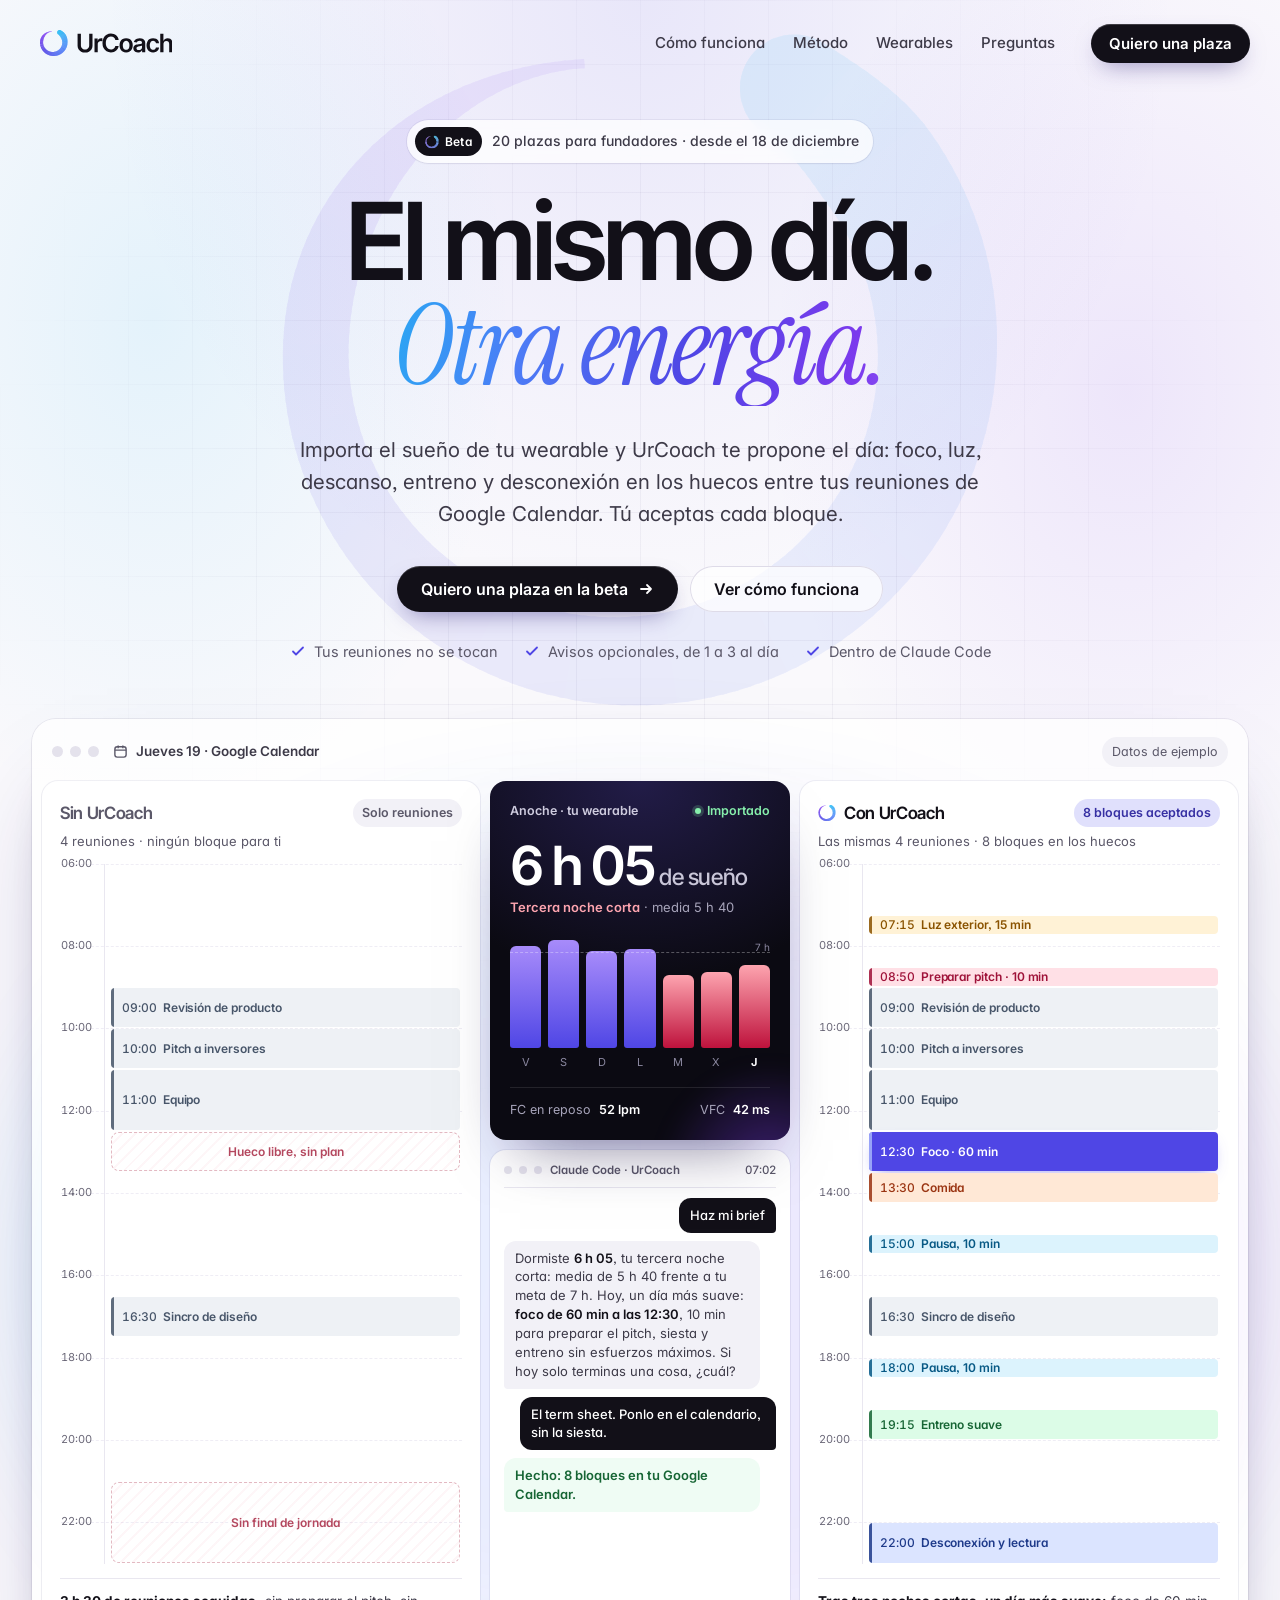
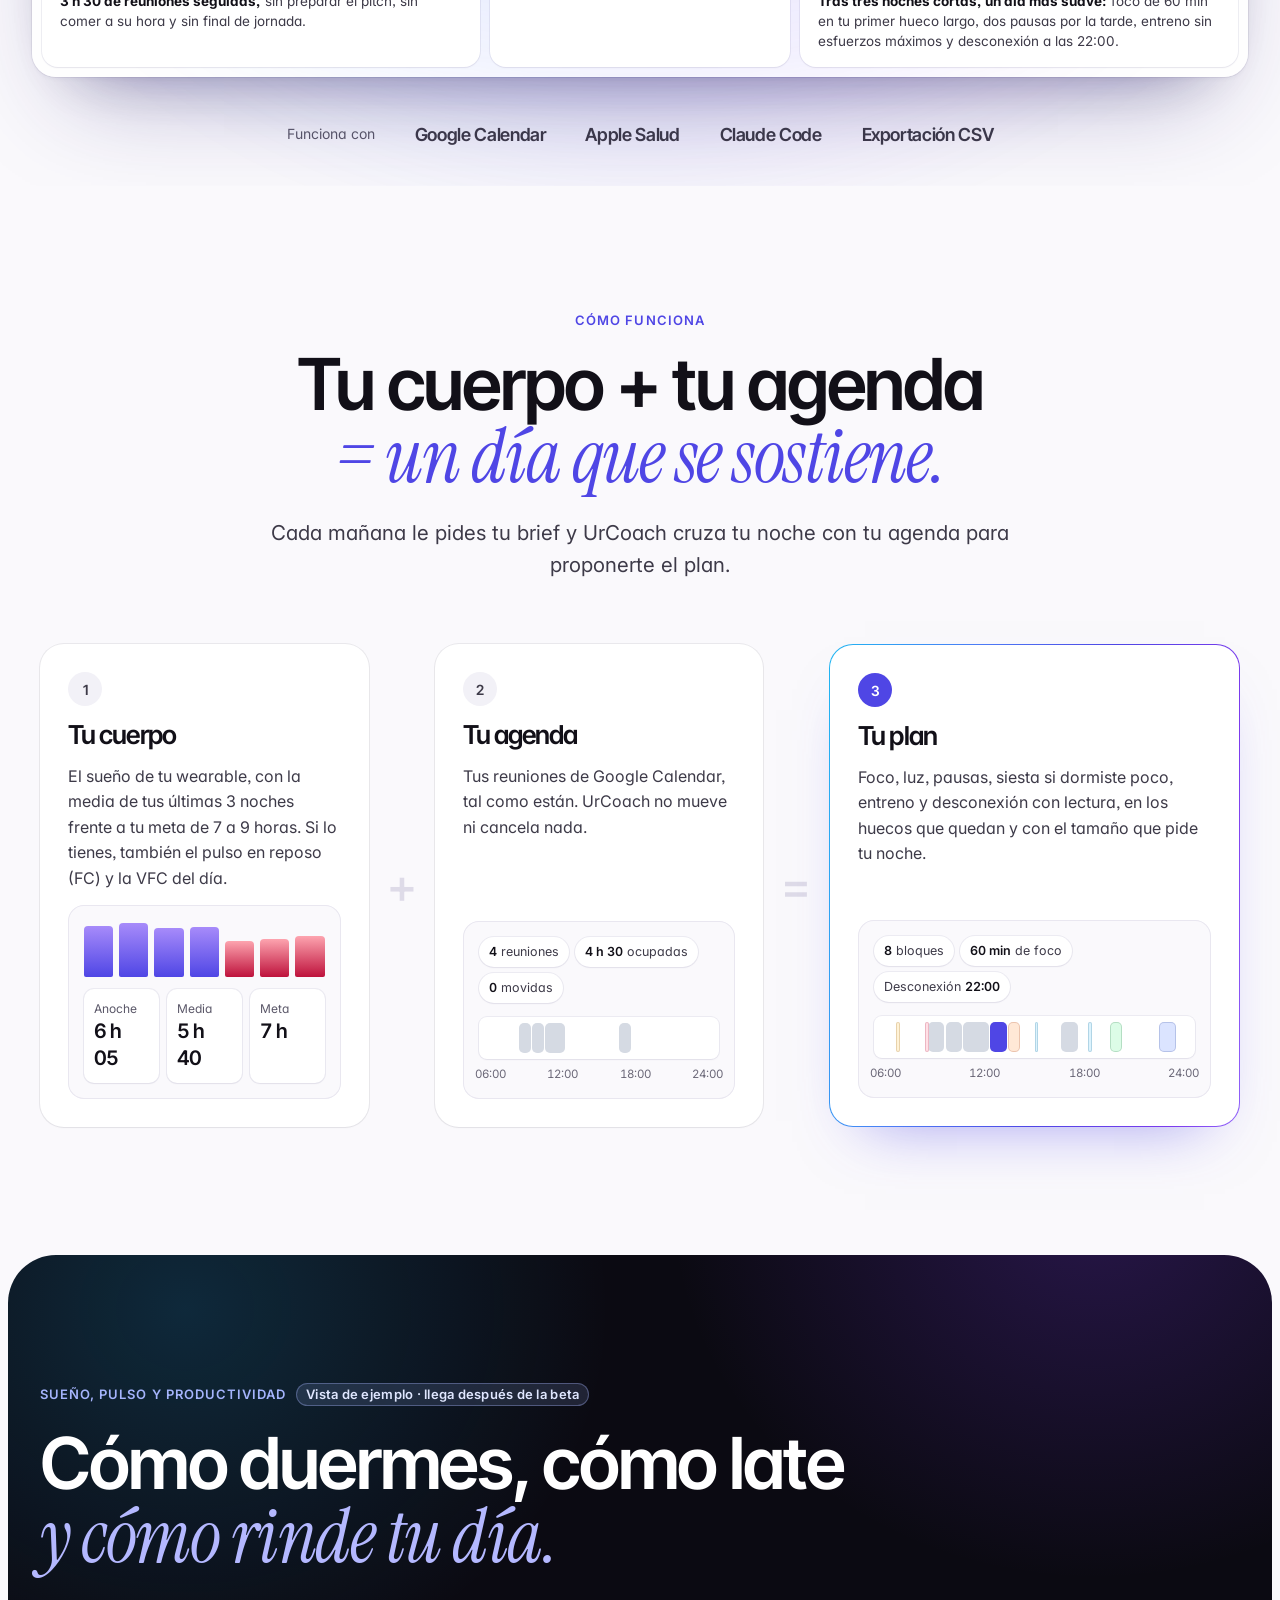
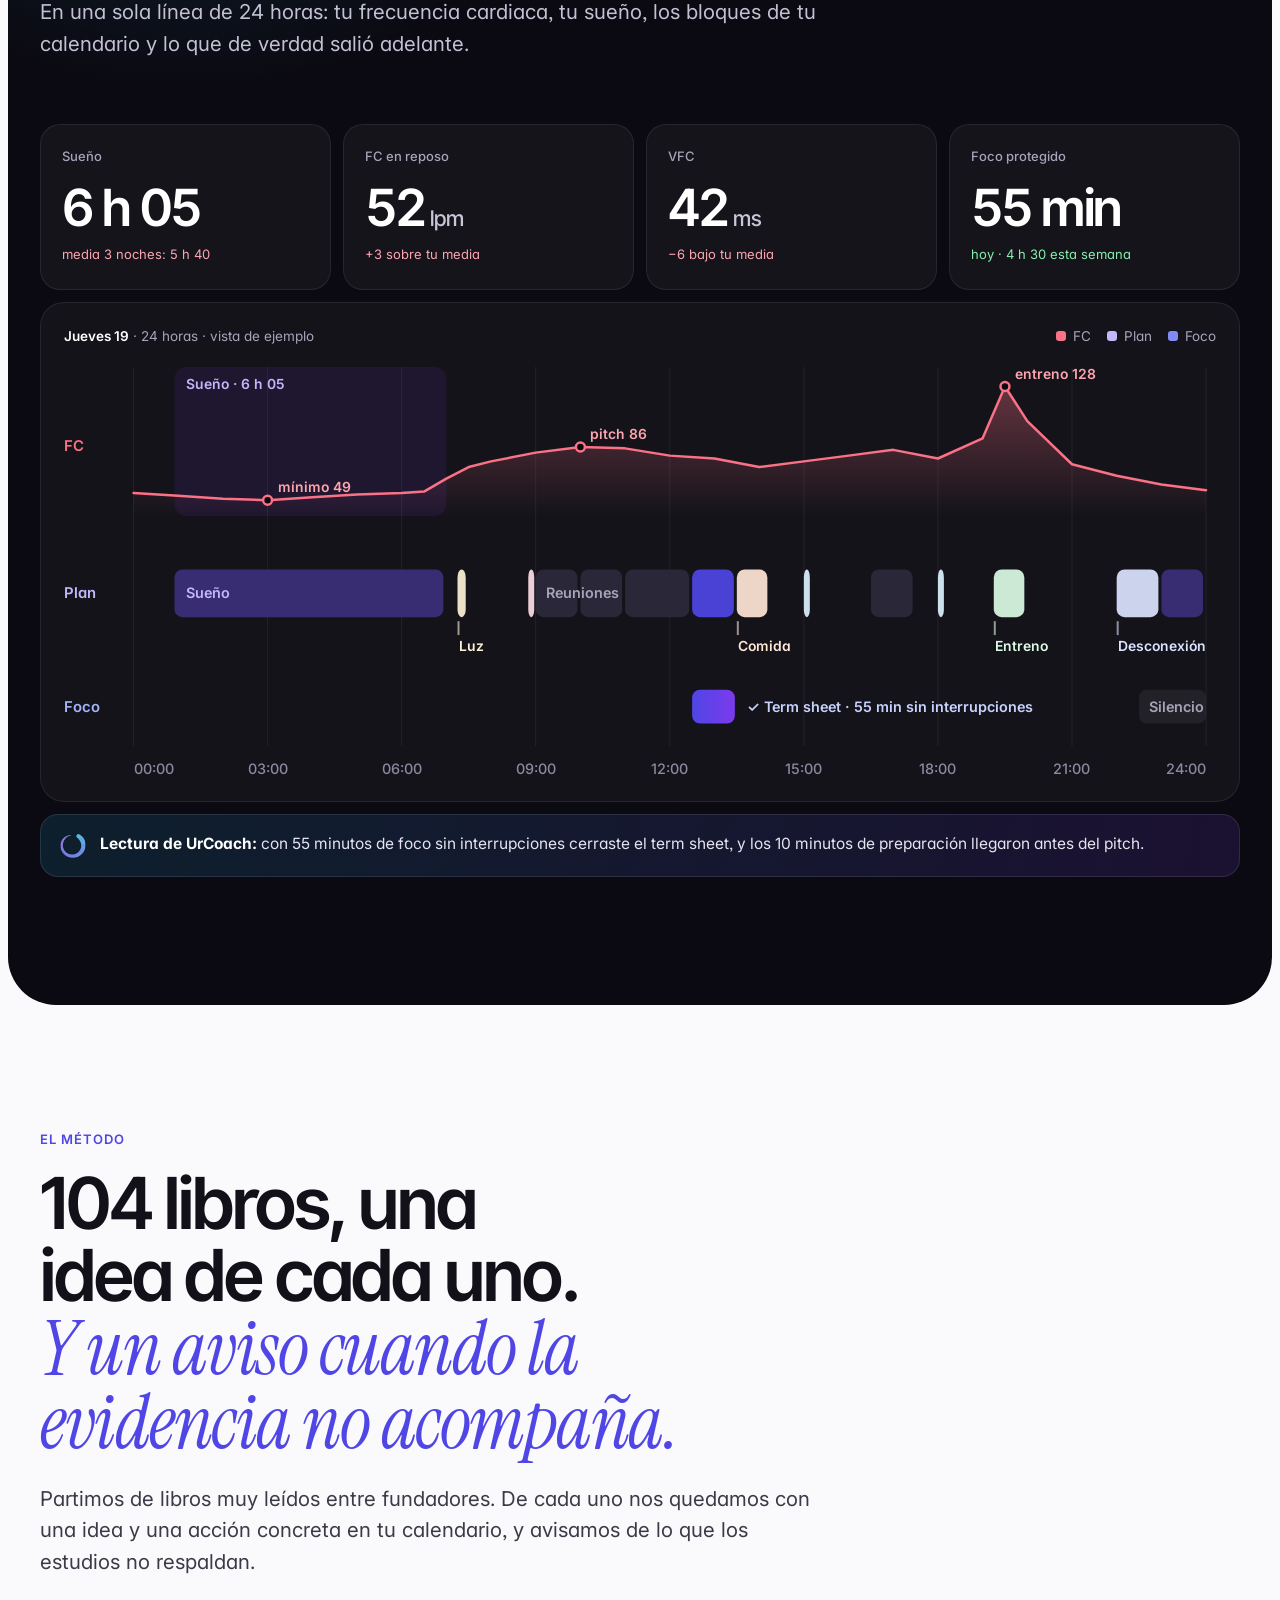
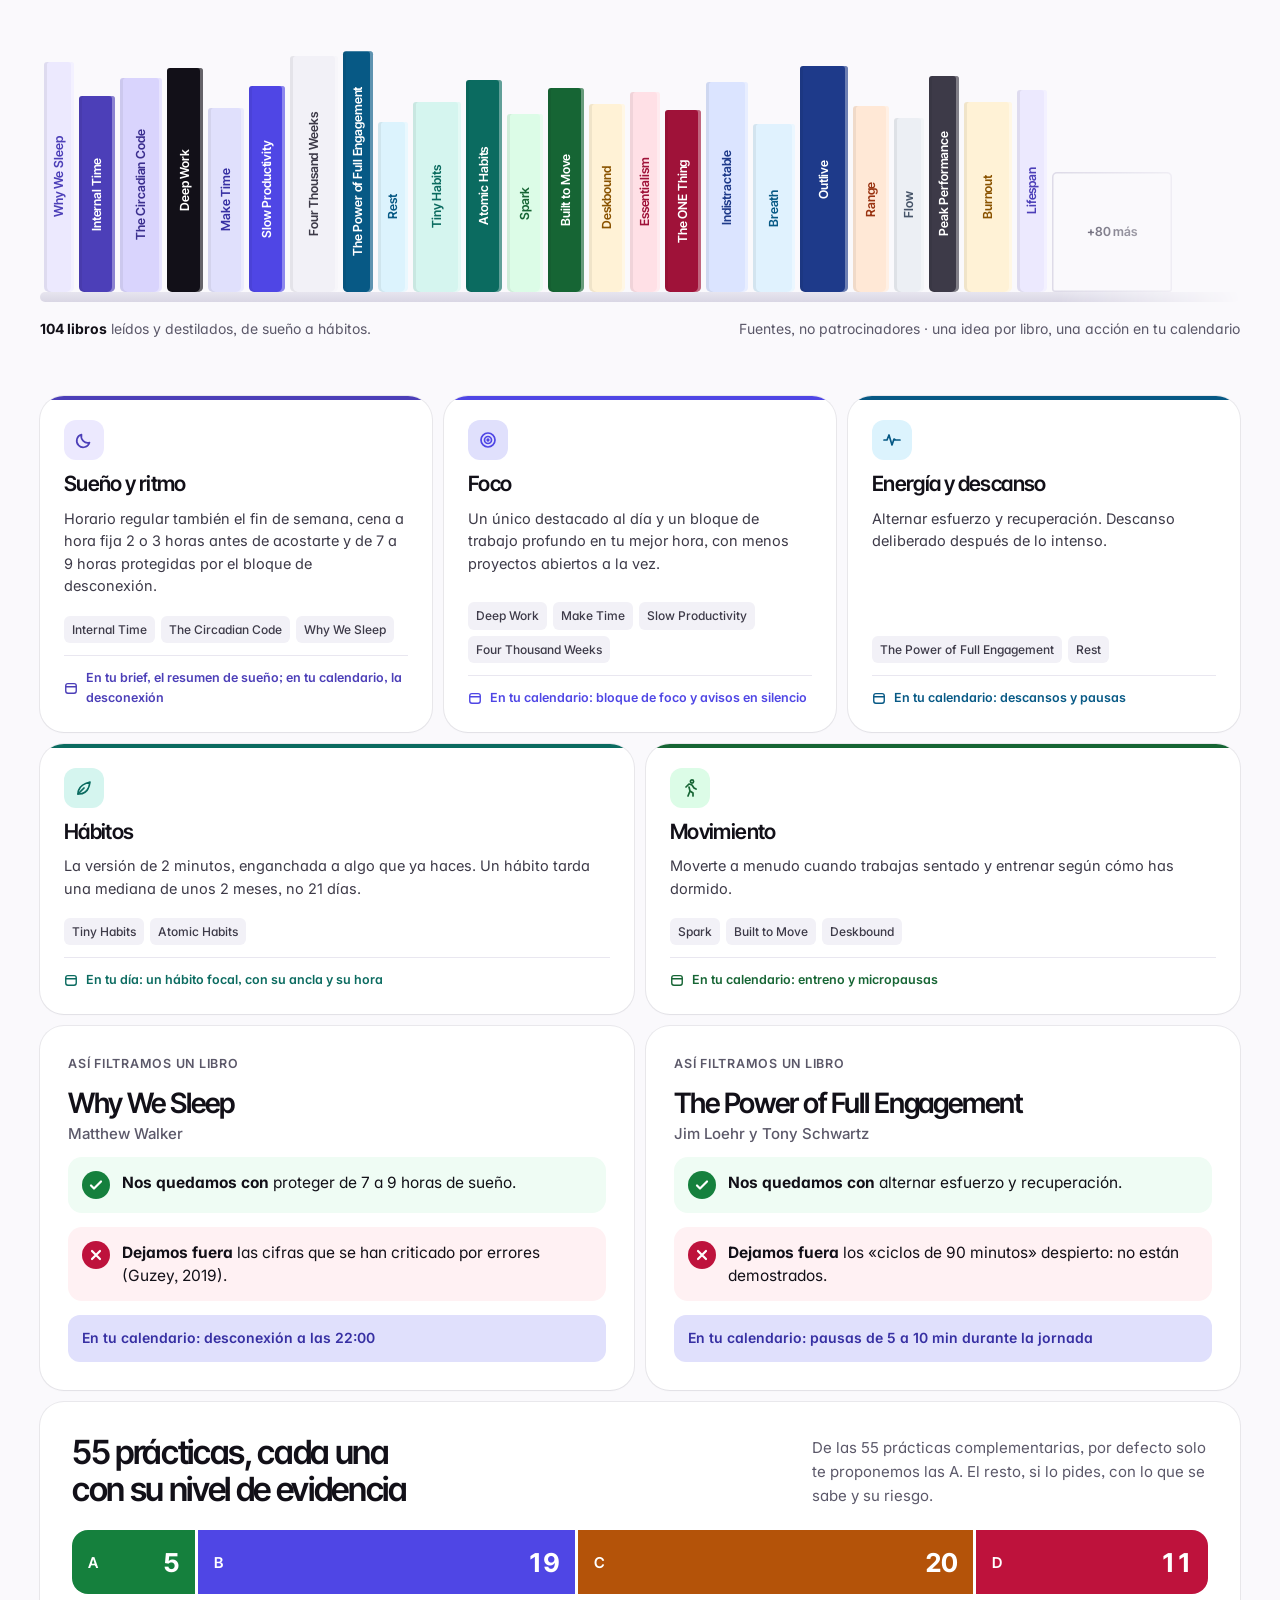
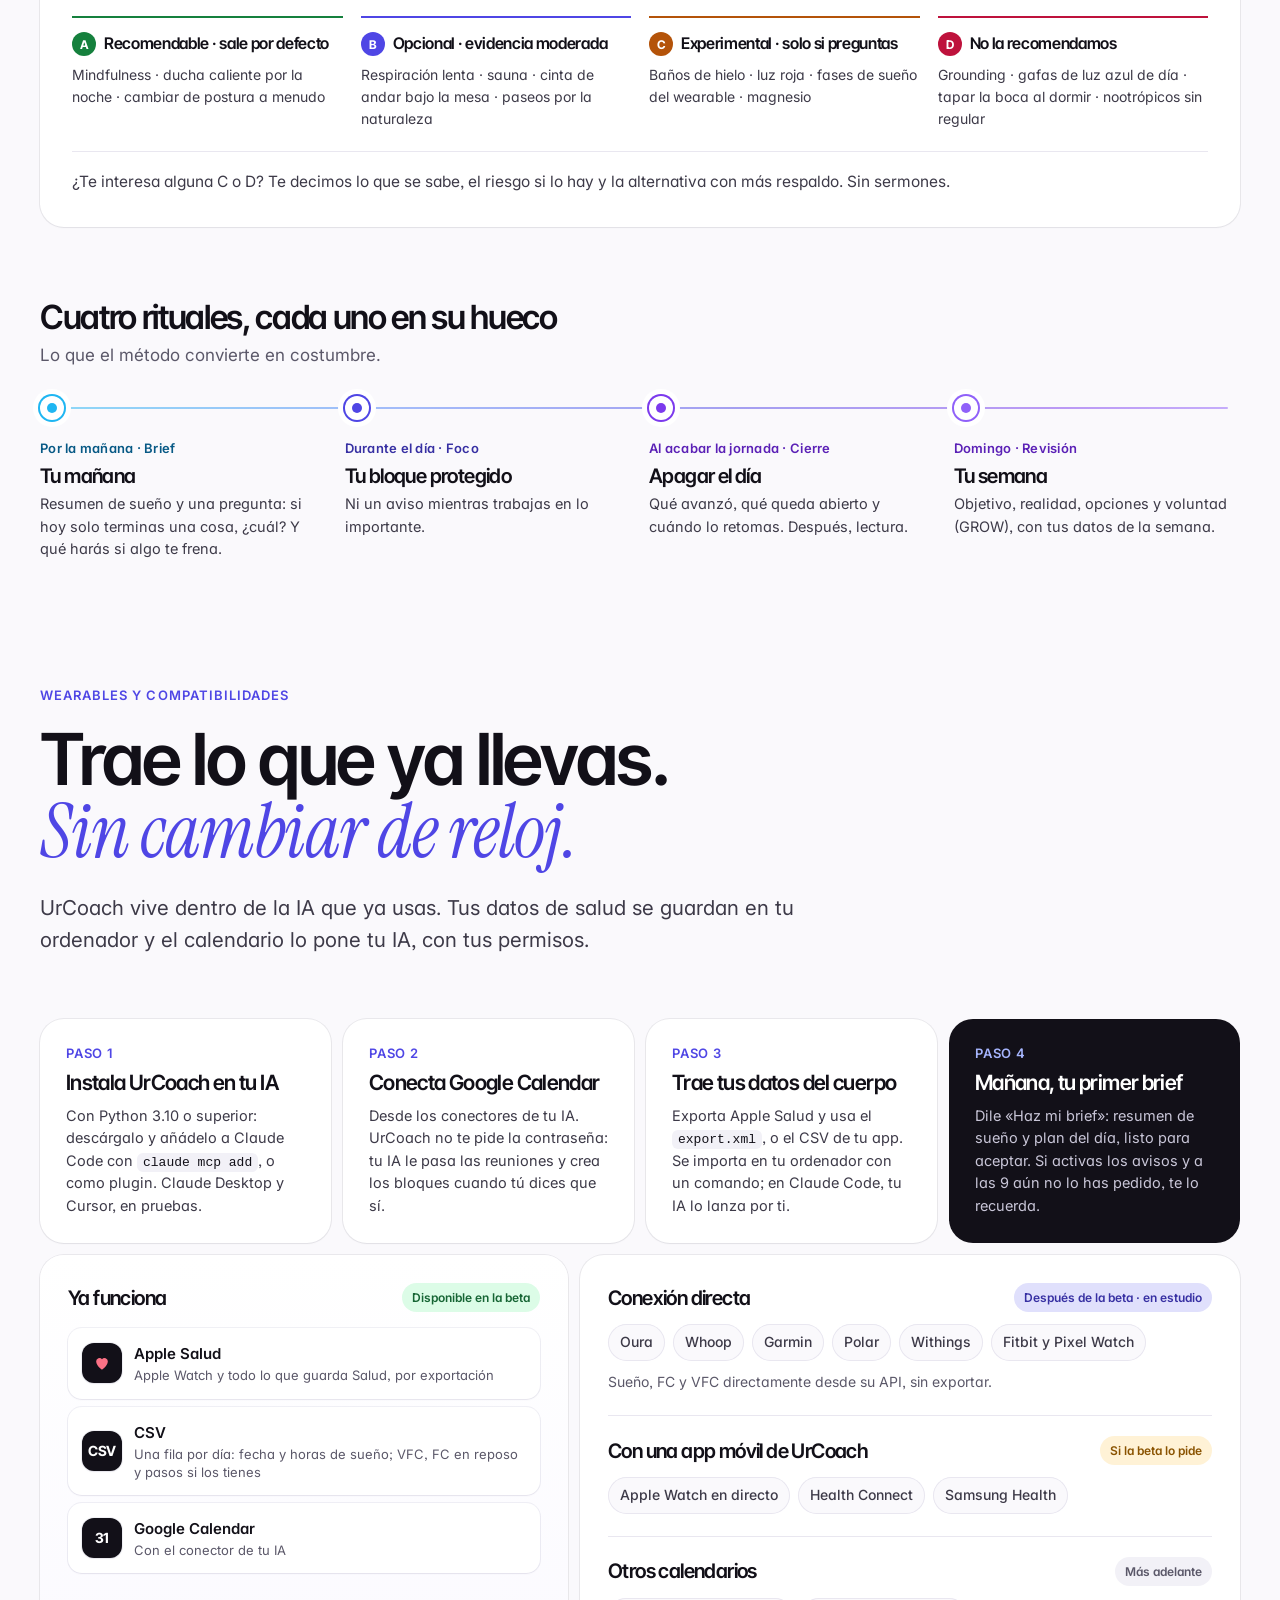
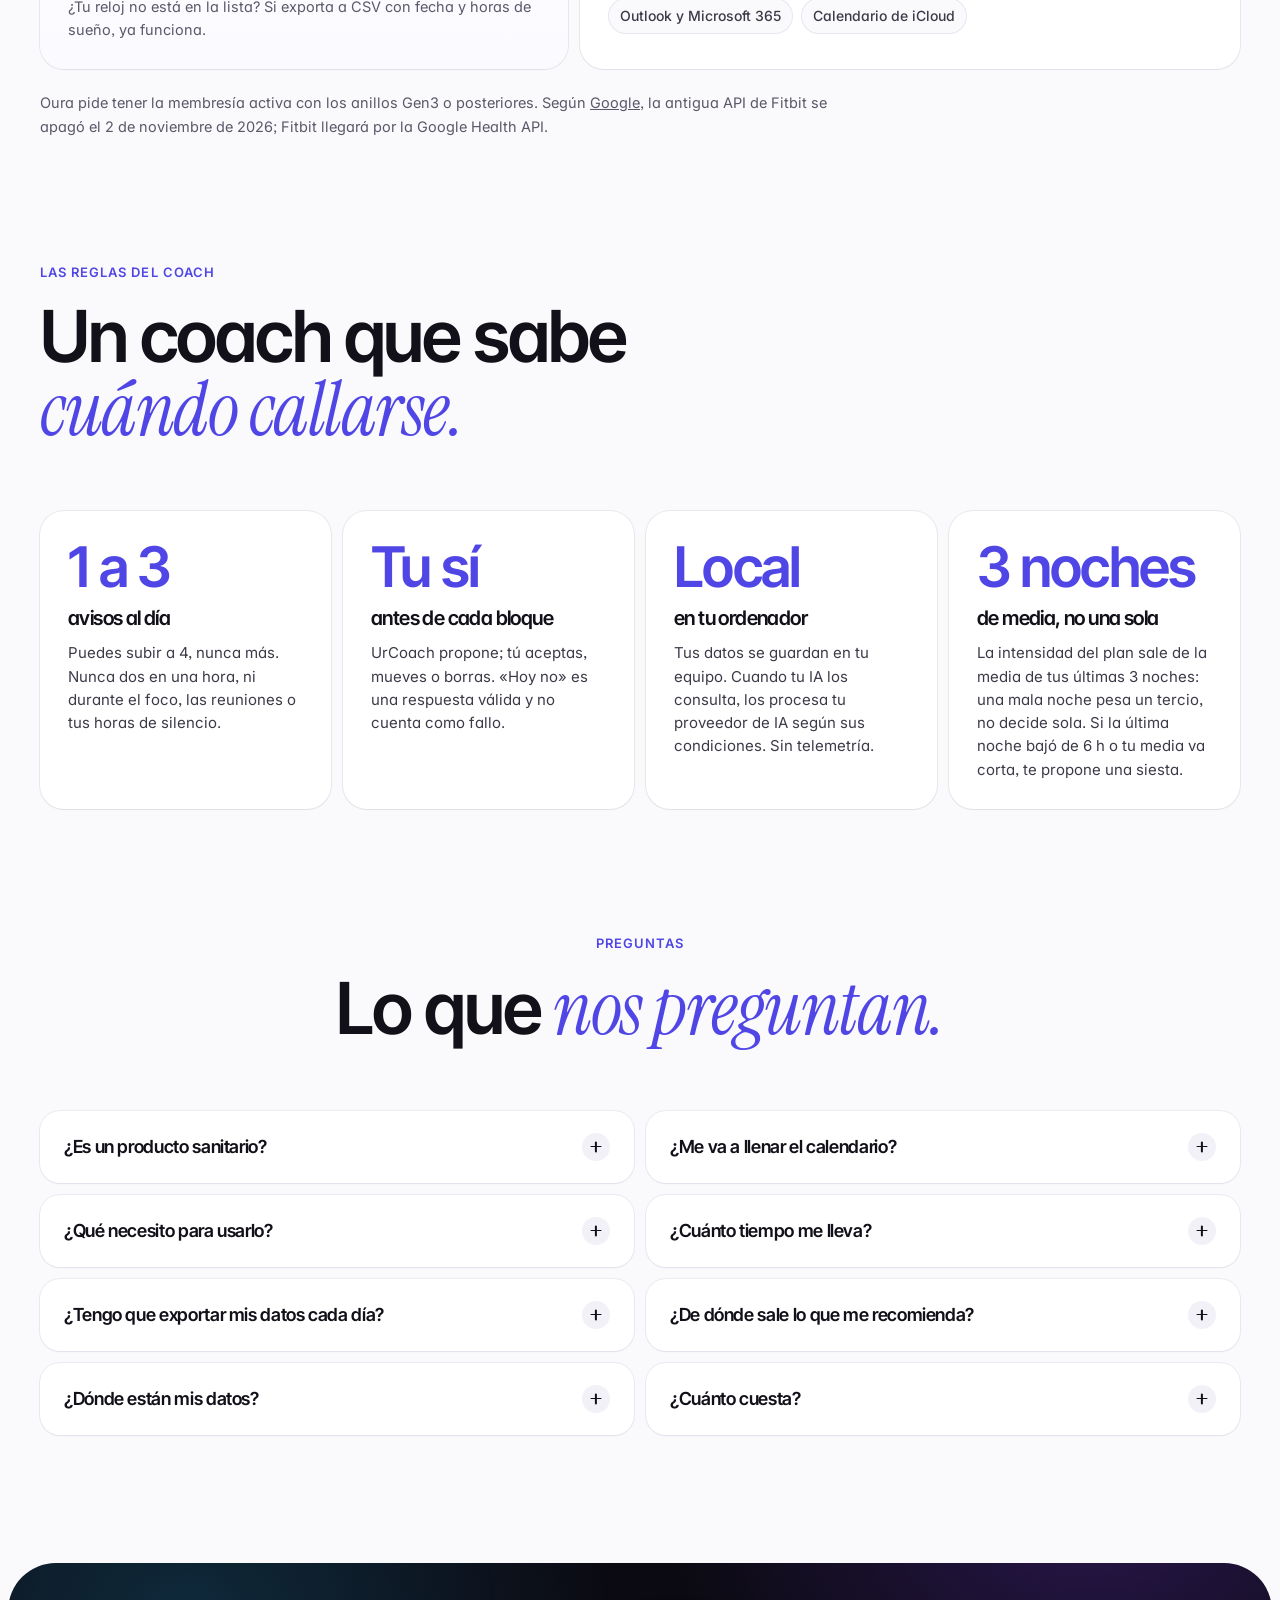
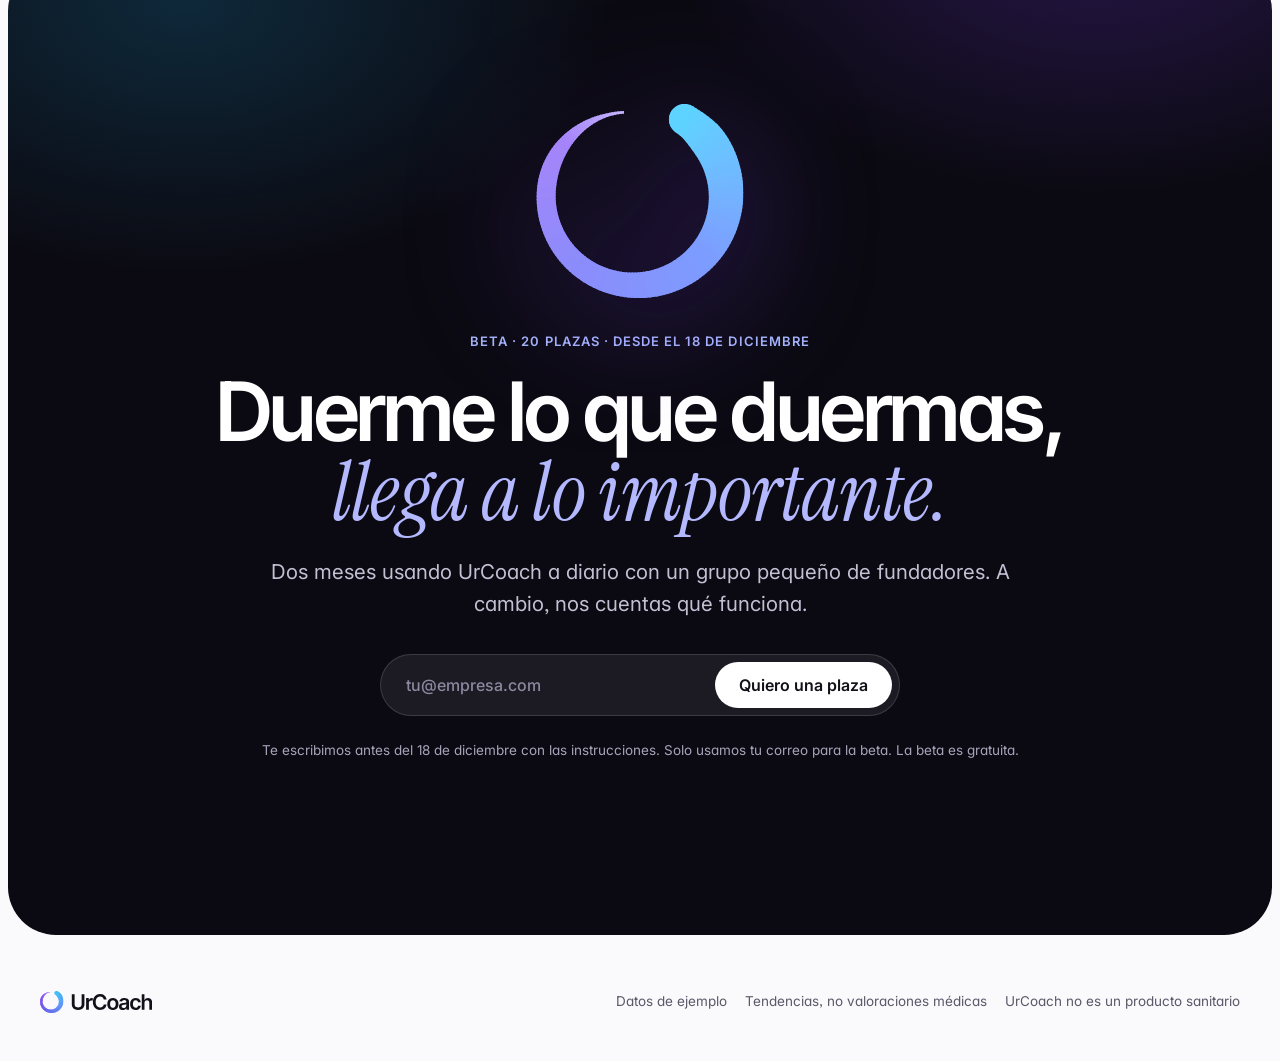
<file: web/index.html>
<!doctype html>
<html lang="es">
<head>
<meta charset="utf-8">
<meta name="viewport" content="width=device-width, initial-scale=1">
<title>UrCoach · Tu calendario, organizado según cómo has dormido</title>
<meta name="description" content="Coach de IA de energía y foco para fundadores. Importa el sueño de tu wearable y UrCoach te propone el día en tu calendario. Beta de 20 plazas.">
<meta name="robots" content="noindex, nofollow">
<meta name="theme-color" content="#FAF9FC">
<meta property="og:title" content="UrCoach · El mismo día. Otra energía.">
<meta property="og:description" content="Coach de IA de energía y foco para fundadores. Beta de 20 plazas desde el 18 de diciembre.">
<meta property="og:type" content="website">
<meta property="og:url" content="https://urcoach.io/">
<meta property="og:site_name" content="UrCoach">
<meta property="og:locale" content="es_ES">
<meta property="og:image" content="https://urcoach.io/og-image.png">
<meta property="og:image:width" content="1200">
<meta property="og:image:height" content="630">
<meta property="og:image:alt" content="UrCoach: el mismo día, otra energía">
<meta name="twitter:image" content="https://urcoach.io/og-image.png">
<link rel="canonical" href="https://urcoach.io/">
<meta name="twitter:card" content="summary_large_image">
<link rel="icon" href="favicon.svg" type="image/svg+xml">
<link rel="apple-touch-icon" href="apple-touch-icon.png">
<link rel="preconnect" href="https://fonts.googleapis.com">
<link rel="preconnect" href="https://fonts.gstatic.com" crossorigin>
<link href="https://fonts.googleapis.com/css2?family=Inter+Tight:wght@500;600;700&family=Inter:opsz,wght@14..32,400..700&family=Instrument+Serif:ital@0;1&display=swap" rel="stylesheet">
<style>
:root{
  --ink:#121018; --ink-2:#3d3a48; --muted:#5b5869; --faint:#8a8797;
  --paper:#faf9fc; --surface:#fff; --mist:#f2f1f7; --line:#e9e7f0; --line-2:#dedbe8;
  --indigo:#4f46e5; --indigo-ink:#3730a3; --indigo-soft:#e0e0fc; --night:#0b0a12; --night-2:#15122a;
  --sky:#1fb6f2; --violet:#7c3aed;
  --day:linear-gradient(100deg,#1fb6f2,#4c7cf6 30%,#4f46e5 58%,#7c3aed 86%,#9061f9);
  --sueno:#ece9fe; --sueno-t:#4c3fb8; --luz:#fff2d6; --luz-t:#8a5300; --medita:#d5f5ef; --medita-t:#0b6b60;
  --reunion:#eef1f5; --reunion-t:#475569; --comida:#ffe8d6; --comida-t:#9a3412; --descanso:#dcf3fd; --descanso-t:#075985;
  --entreno:#dcfce7; --entreno-t:#166534; --lectura:#ffe0e6; --lectura-t:#9f1239; --descon:#dbe4ff; --descon-t:#1e3a8a;
  --display:"Inter Tight","Inter",system-ui,sans-serif; --text:"Inter",system-ui,-apple-system,sans-serif; --serif:"Instrument Serif",Georgia,serif;
  --r-xl:32px; --r-lg:24px; --r-md:16px; --r-sm:10px;
  --sh-1:0 1px 2px rgba(30,20,80,.05),0 0 0 1px rgba(30,20,80,.06);
  --sh-2:0 0 0 1px rgba(17,17,40,.07),0 1px 2px rgba(17,17,40,.04);
  --sh-3:0 0 0 1px rgba(30,20,80,.07),0 2px 4px rgba(30,20,80,.04),0 50px 100px -40px rgba(40,30,120,.38),0 30px 60px -45px rgba(20,10,60,.4);
  --w:1200px; --gut:clamp(16px,4vw,32px);
  --ease:cubic-bezier(.2,.7,.1,1);
}
*{box-sizing:border-box}
html{scroll-behavior:smooth;scroll-padding-top:84px;-webkit-text-size-adjust:100%}
body{margin:0;background:var(--paper);color:var(--ink);font:400 17px/1.6 var(--text);-webkit-font-smoothing:antialiased;-moz-osx-font-smoothing:grayscale;font-feature-settings:"cv11","ss03";overflow-x:hidden}
img,svg{display:block;max-width:100%}
a{color:inherit}
:focus-visible{outline:2px solid var(--indigo);outline-offset:3px;border-radius:6px}
.sr-only{position:absolute;width:1px;height:1px;padding:0;margin:-1px;overflow:hidden;clip:rect(0,0,0,0);white-space:nowrap;border:0}
.skip{position:absolute;left:12px;top:-60px;z-index:100;background:var(--ink);color:#fff;padding:10px 16px;border-radius:999px;text-decoration:none;font-weight:600}
.skip:focus{top:12px}
.wrap{width:min(var(--w),100% - 2*var(--gut));margin-inline:auto}
h1,h2,h3,h4{font-family:var(--display);font-weight:600;margin:0;letter-spacing:-.03em;line-height:1.12;text-wrap:balance}
.s-em{font-family:var(--serif);font-style:italic;font-weight:400;letter-spacing:-.01em;color:var(--indigo)}
.dark .s-em{color:#b4b8ff}
.eyebrow{display:inline-flex;align-items:center;gap:10px;font:600 13px/1 var(--text);letter-spacing:.08em;text-transform:uppercase;color:var(--indigo)}
.dark .eyebrow{color:#a5b4fc}
.eyebrow .soon{letter-spacing:.02em;text-transform:none;font-size:13px;color:#e0e7ff;background:rgba(165,180,252,.14);box-shadow:inset 0 0 0 1px rgba(165,180,252,.35);padding:5px 10px;border-radius:999px}
.eyebrow{flex-wrap:wrap}
.lead{font-size:clamp(18px,1.6vw,21px);line-height:1.55;color:var(--ink-2);max-width:60ch;margin:0}
.dark .lead{color:#c3c0d4}
.btn{display:inline-flex;align-items:center;justify-content:center;gap:10px;border:0;border-radius:999px;padding:15px 24px;font:600 16px/1 var(--text);text-decoration:none;cursor:pointer;transition:transform .25s var(--ease),box-shadow .25s var(--ease),background .25s}
.btn svg{width:16px;height:16px;transition:transform .25s var(--ease)}
.btn:hover svg{transform:translateX(3px)}
.btn-ink{background:var(--ink);color:#fff;box-shadow:0 1px 0 rgba(255,255,255,.18) inset,0 10px 24px -10px rgba(40,30,120,.55)}
.btn-ink:hover{transform:translateY(-1px);box-shadow:0 1px 0 rgba(255,255,255,.18) inset,0 16px 30px -12px rgba(40,30,120,.6)}
.btn-ghost{background:rgba(255,255,255,.7);color:var(--ink);box-shadow:inset 0 0 0 1px var(--line-2)}
.btn-ghost:hover{background:#fff}
.btn-light{background:#fff;color:var(--ink)}
.btn-light:hover{transform:translateY(-1px)}

/* ---------- nav ---------- */
.nav{position:fixed;inset:12px 0 auto;z-index:50;pointer-events:none}
.nav-in{pointer-events:auto;width:min(1240px,100% - 24px);margin-inline:auto;display:flex;align-items:center;gap:24px;padding:10px 10px 10px 20px;border-radius:999px;transition:background .3s,box-shadow .3s,backdrop-filter .3s}
.nav.scrolled .nav-in,.nav.open .nav-in{background:rgba(250,249,252,.78);backdrop-filter:saturate(180%) blur(18px);-webkit-backdrop-filter:saturate(180%) blur(18px);box-shadow:0 0 0 1px rgba(30,20,80,.07),0 12px 30px -18px rgba(40,30,110,.3)}
.nav.on-dark .nav-in{background:rgba(11,10,18,.72);box-shadow:0 0 0 1px rgba(255,255,255,.1)}
.nav.on-dark .logo,.nav.on-dark ul a{color:#fff}
.nav.open ul a{color:var(--ink)}
.nav.on-dark ul a:hover{background:rgba(255,255,255,.1)}
.nav.on-dark .btn-ink{background:#fff;color:var(--ink)}
.nav.on-dark .menu-btn{background:rgba(255,255,255,.1);color:#fff;box-shadow:inset 0 0 0 1px rgba(255,255,255,.2)}
.logo{display:flex;align-items:center;color:var(--ink);text-decoration:none;flex-shrink:0}
.logo-svg{height:26px;width:auto}
.nav-in > nav{margin-left:auto}
.nav ul{display:flex;gap:4px;list-style:none;margin:0;padding:0}
.nav ul a{display:block;padding:9px 12px;border-radius:999px;text-decoration:none;font-size:15px;font-weight:500;color:var(--ink-2);transition:background .2s,color .2s}
.nav ul a:hover{background:rgba(18,16,24,.05);color:var(--ink)}
.nav .btn{padding:12px 18px;font-size:15px}
.menu-btn{display:none;margin-left:auto;width:44px;height:44px;border-radius:50%;border:0;background:rgba(255,255,255,.8);box-shadow:inset 0 0 0 1px var(--line-2);cursor:pointer;align-items:center;justify-content:center;color:var(--ink)}
.menu-btn svg{width:20px;height:20px}
.m-cta{display:none}
.menu-btn .x{display:none}.nav.open .menu-btn .x{display:block}.nav.open .menu-btn .h{display:none}

/* ---------- hero ---------- */
.hero{position:relative;padding:120px 0 0;overflow:hidden;isolation:isolate}
.hero:before{content:"";position:absolute;inset:0;z-index:-2;background:
  radial-gradient(60% 50% at 50% 0%,rgba(79,70,229,.10),transparent 70%),
  radial-gradient(40% 40% at 12% 18%,rgba(31,182,242,.10),transparent 70%),
  radial-gradient(40% 40% at 88% 22%,rgba(124,58,237,.10),transparent 70%)}
.hero:after{content:"";position:absolute;inset:0;z-index:-1;background-image:linear-gradient(rgba(30,20,80,.045) 1px,transparent 1px),linear-gradient(90deg,rgba(30,20,80,.045) 1px,transparent 1px);background-size:64px 64px;mask-image:radial-gradient(70% 55% at 50% 30%,#000 30%,transparent 75%);-webkit-mask-image:radial-gradient(70% 55% at 50% 30%,#000 30%,transparent 75%)}
.hero-top{position:relative;text-align:center;display:flex;flex-direction:column;align-items:center}
.enso-hero{position:absolute;z-index:-1;width:min(760px,120vw);left:50%;top:-130px;transform:translateX(-50%);opacity:.09}
.pill{display:inline-flex;align-items:center;gap:10px;padding:7px 14px 7px 8px;border-radius:999px;background:rgba(255,255,255,.75);box-shadow:var(--sh-1);font-size:14px;font-weight:500;color:var(--ink-2);text-decoration:none;backdrop-filter:blur(8px)}
.pill b{display:inline-flex;align-items:center;gap:6px;background:var(--ink);color:#fff;font-size:12px;font-weight:600;padding:5px 10px;border-radius:999px;letter-spacing:.02em}
.pill .enso-sm{width:14px;height:14px}
.pill:hover{box-shadow:var(--sh-2)}
.hero h1{font-size:clamp(50px,8.4vw,112px);line-height:.94;letter-spacing:-.035em;margin:28px 0 0}
.hero h1 .s-em{display:block;font-size:1.04em;letter-spacing:-.025em;margin-top:.02em;padding-bottom:.06em;background:var(--day);-webkit-background-clip:text;background-clip:text;color:transparent}
.hero .lead{margin:28px auto 0;text-align:center;max-width:56ch}
.hero-cta{display:flex;gap:12px;justify-content:center;margin-top:36px;flex-wrap:wrap}
.hero-meta{display:flex;gap:26px;justify-content:center;list-style:none;padding:0;margin:28px 0 0;color:var(--muted);font-size:14.5px;flex-wrap:wrap}
.hero-meta li{display:inline-flex;align-items:center;gap:8px}
.hero-meta svg{width:16px;height:16px;color:var(--indigo)}

/* ---------- producto: antes y después ---------- */
.stage{position:relative;margin-top:56px;padding-bottom:40px}
.stage:before{content:"";position:absolute;left:50%;top:12%;width:90%;height:80%;transform:translateX(-50%);background:var(--day);filter:blur(90px);opacity:.22;border-radius:50%;z-index:-1}
.app{position:relative;width:min(1240px,100% - 2*var(--gut));margin-inline:auto;border-radius:24px;background:rgba(255,255,255,.72);backdrop-filter:blur(24px) saturate(160%);-webkit-backdrop-filter:blur(24px) saturate(160%);box-shadow:var(--sh-3);padding:10px}
.app-bar{display:flex;align-items:center;gap:14px;padding:8px 10px 14px}
.dots{display:flex;gap:7px}.dots i{width:11px;height:11px;border-radius:50%;background:#e4e2ec}
.app-bar .title{font-size:13.5px;font-weight:600;color:var(--ink-2);display:flex;align-items:center;gap:8px}
.app-bar .title svg{width:15px;height:15px;color:var(--muted)}
.app-bar .tag{margin-left:auto;font-size:12.5px;color:var(--muted);background:var(--mist);padding:5px 10px;border-radius:999px}
.ba{display:grid;grid-template-columns:1fr 300px 1fr;gap:10px}
.col{background:#fff;border-radius:16px;box-shadow:var(--sh-1);padding:18px 18px 16px;display:flex;flex-direction:column;min-width:0}
.col-h{display:flex;align-items:center;justify-content:space-between;gap:10px;margin-bottom:4px}
.col-h .ct{margin:0;font:600 17px/1.2 var(--display);letter-spacing:-.02em;display:flex;align-items:center;gap:8px}
.col-h .ct .enso-sm{width:18px;height:18px}
.col-h .k{font-size:12.5px;font-weight:600;padding:4px 9px;border-radius:999px}
.off .col-h .k{background:var(--mist);color:var(--muted)}
.on .col-h .k{background:var(--indigo-soft);color:var(--indigo-ink)}
.col-sub{font-size:13px;color:var(--muted);margin:0 0 12px}
.off .ct{color:var(--muted)}
.day{--minb:20px;position:relative;height:700px;margin-left:44px;border-left:1px solid var(--line)}
.day .hr{position:absolute;left:-44px;right:0;height:0;border-top:1px dashed #efedf5;font-size:11px;color:#6b6878;font-variant-numeric:tabular-nums}
.day .hr span{position:absolute;left:0;top:-7px;width:38px;line-height:1}
.blk{position:absolute;left:6px;right:2px;border-radius:4px;padding:0 9px 0 11px;font-size:12px;font-weight:600;line-height:1.15;display:flex;align-items:center;overflow:hidden;white-space:nowrap;text-overflow:ellipsis;letter-spacing:-.005em}
.blk:before{content:"";position:absolute;left:0;top:0;bottom:0;width:3px;background:currentColor;opacity:.85}
.blk.meet{background:var(--reunion);color:var(--reunion-t)}
.blk .t{font-weight:500;margin-right:6px;font-variant-numeric:tabular-nums}
.blk.add{opacity:0;transform:translateX(-10px) scale(.98);transition:opacity .6s var(--ease),transform .6s var(--ease)}
.ba.in .blk.add{opacity:1;transform:none}
.blk.pend{background:#fff!important;outline:1.5px dashed currentColor;outline-offset:-1.5px}
.blk.pend:before{display:none}
.blk .pp{margin-left:auto;font-style:normal;font-size:10.5px;font-weight:600;padding:2px 6px;border-radius:4px;background:currentColor;}
.blk .pp{color:inherit;background:none;box-shadow:inset 0 0 0 1px currentColor}
.blk.foco{background:var(--indigo)!important;color:#fff!important;box-shadow:0 6px 16px -8px rgba(79,70,229,.7)}
.blk.foco:before{background:#a5b4fc}
.empty{position:absolute;left:6px;right:2px;border-radius:8px;border:1.5px dashed #e3b9c2;color:#b4475e;font-size:12px;font-weight:600;display:flex;align-items:center;justify-content:center;background:repeating-linear-gradient(135deg,transparent 0 7px,rgba(225,29,72,.04) 7px 9px)}
.note{margin:14px 0 0;font-size:13.5px;line-height:1.5;color:var(--ink-2);padding-top:12px;border-top:1px solid var(--line)}
.note b{color:var(--ink)}
.mid{display:flex;flex-direction:column;gap:10px}
.vit{display:flex;flex-direction:column;background:radial-gradient(120% 80% at 50% 0%,#221c48 0,var(--night) 70%);color:#fff;border-radius:16px;padding:20px;box-shadow:0 30px 60px -30px rgba(20,10,60,.6);position:relative;overflow:hidden}
.vit:after{content:"";position:absolute;inset:auto -30% -40% auto;width:220px;height:220px;background:radial-gradient(closest-side,rgba(124,58,237,.45),transparent);filter:blur(10px)}
.vit-top{display:flex;justify-content:space-between;font-size:12.5px;color:#a7a4ba}
.vit-top b{font-weight:600;color:#cfccdf}
.vit-top .ok{display:inline-flex;align-items:center;gap:6px;color:#86efac;font-weight:600}
.vit-top .ok:before{content:"";width:6px;height:6px;border-radius:50%;background:#86efac;box-shadow:0 0 0 3px rgba(134,239,172,.2)}
.vit .big{font:600 54px/1 var(--display);letter-spacing:-.03em;margin:18px 0 4px;font-variant-numeric:tabular-nums}
.vit .big small{font-size:.42em;letter-spacing:-.02em;color:#c9c6d8;font-weight:500;margin-left:4px}
.vit .sub{font-size:13px;color:#a7a4ba}
.vit .sub b{color:#fda4af;font-weight:600}
.bars{position:relative;z-index:1;display:grid;grid-template-columns:repeat(7,1fr);gap:7px;align-items:end;height:110px;margin-top:20px}
.bars i{display:block;border-radius:6px 6px 3px 3px;background:linear-gradient(180deg,#a78bfa,#4f46e5);transform-origin:bottom;transition:transform 1s var(--ease)}
.bars i.low{background:linear-gradient(180deg,#fda4af,#be123c)}
.vit:not(.in) .bars i{transform:scaleY(.15)}
.bars-l{display:grid;grid-template-columns:repeat(7,1fr);gap:7px;margin-top:6px;font-size:11px;color:#8b88a0;text-align:center}
.bars-l .now{color:#fff;font-weight:700}
.goal{position:absolute;left:0;right:0;border-top:1px dashed rgba(255,255,255,.3);font-size:10px;color:#8b88a0}
.goal span{position:absolute;right:0;top:-14px}
.vbox{background:#fff;border-radius:16px;box-shadow:var(--sh-1);padding:14px 16px;display:grid;grid-template-columns:1fr auto;gap:2px 10px;align-items:center}
.vbox .l{font-size:12.5px;color:var(--muted);font-weight:500}
.vbox .v{font:600 26px/1.1 var(--display);letter-spacing:-.04em;font-variant-numeric:tabular-nums}
.vbox .v small{font-size:.5em;color:var(--muted);font-weight:500;letter-spacing:0;margin-left:3px}
.vbox .d{font-size:12px;font-weight:600;color:#be123c}
.vbox svg{grid-row:1/4;grid-column:2;width:84px;height:40px}
.vit-m{position:relative;z-index:1;display:flex;justify-content:space-between;gap:10px;margin-top:16px;padding-top:12px;border-top:1px solid rgba(255,255,255,.1);font-size:12.5px;color:#a7a4ba}
.vit-m b{color:#fff;font-weight:600;margin-left:4px;font-variant-numeric:tabular-nums}
.chat{flex:1;background:#fff;border-radius:16px;box-shadow:var(--sh-1);padding:12px 14px 14px;display:flex;flex-direction:column;gap:8px;font-size:13px;line-height:1.45}
.chat-h{display:flex;align-items:center;gap:8px;font-size:11.5px;font-weight:600;color:var(--muted);padding-bottom:8px;border-bottom:1px solid var(--line);margin-bottom:2px}
.chat-h .dots i{width:8px;height:8px}
.chat-h .tm{margin-left:auto;font-weight:500;font-variant-numeric:tabular-nums}
.chat p{margin:0;padding:8px 11px;border-radius:12px;max-width:94%}
.chat .me{align-self:flex-end;background:var(--ink);color:#fff;border-bottom-right-radius:4px;font-weight:500}
.chat .uc{align-self:flex-start;background:var(--mist);color:var(--ink-2);border-bottom-left-radius:4px}
.chat .uc b{color:var(--ink);font-weight:600}
.chat .uc.ok{background:#effcf4;color:#166534;font-weight:600}
.prop{background:#fff;border-radius:20px;box-shadow:var(--sh-1);padding:18px;display:flex;flex-direction:column;gap:14px}
.prop-h{display:flex;align-items:center;gap:8px;font-size:14px}
.prop-h .enso-sm{width:18px;height:18px}
.prop-h span{margin-left:auto;font-size:12px;font-weight:600;color:var(--indigo-ink);background:var(--indigo-soft);padding:3px 8px;border-radius:999px}
.prop ul{list-style:none;margin:0;padding:0;display:grid;gap:8px}
.prop li{display:flex;align-items:center;gap:10px;font-size:13.5px;color:var(--ink-2)}
.prop li i{width:8px;height:8px;border-radius:3px;flex-shrink:0}
.prop-b{display:grid;grid-template-columns:1.4fr 1fr;gap:6px}
.prop-b span{text-align:center;font-size:13px;font-weight:600;padding:10px;border-radius:999px;background:var(--mist);color:var(--ink-2)}
.prop-b .ok{background:var(--ink);color:#fff}
.prop p{margin:0;font-size:12px;color:var(--muted);text-align:center}
.flow{display:flex;align-items:center;justify-content:center;gap:10px;background:var(--ink);color:#fff;border-radius:16px;padding:16px;font-size:14px;font-weight:600}
.flow .enso-sm{width:20px;height:20px}
.flow svg.arr{width:18px;height:18px}

.works{display:flex;align-items:center;justify-content:center;gap:16px 40px;flex-wrap:wrap;padding:46px 0 0;color:var(--muted);font-size:14px}
.works ul{display:flex;gap:10px 40px;list-style:none;margin:0;padding:0;flex-wrap:wrap;justify-content:center}
.works li{display:flex;align-items:center;gap:10px;font:600 18px var(--display);letter-spacing:-.02em;color:var(--ink-2)}


/* ---------- secciones ---------- */
.sec{padding:128px 0 0}
.sec-head{display:grid;gap:22px;max-width:980px;margin-bottom:64px}
.sec-head.c{margin-inline:auto;text-align:center;justify-items:center}
.sec-head h2{font-size:clamp(40px,5.6vw,72px);line-height:1;letter-spacing:-.03em}
.sec-head h2 .s-em{display:block;font-size:1.04em;letter-spacing:-.02em}
.dark{background:var(--night);color:#fff}
.dark h2,.dark h3{color:#fff}
.band{position:relative;margin-top:128px;padding:128px 0;border-radius:clamp(28px,4vw,48px);width:min(1440px,100% - 16px);margin-inline:auto;overflow:hidden;isolation:isolate}
.band:before{content:"";position:absolute;inset:-20% -10% auto;height:80%;z-index:-1;background:radial-gradient(40% 50% at 20% 30%,rgba(31,182,242,.18),transparent 70%),radial-gradient(40% 50% at 80% 20%,rgba(124,58,237,.25),transparent 70%)}
.band + .sec{padding-top:128px}

/* cómo funciona */
.eq{display:grid;grid-template-columns:1fr auto 1fr auto 1.25fr;gap:18px;align-items:stretch}
.op{align-self:center;font:500 48px/1 var(--display);color:var(--line-2)}
.step{background:#fff;border-radius:var(--r-lg);box-shadow:var(--sh-2);padding:28px;display:flex;flex-direction:column;gap:14px;min-width:0}
.step .n{width:34px;height:34px;border-radius:50%;display:grid;place-items:center;font:600 14px var(--display);background:var(--mist);color:var(--ink-2)}
.step h3{font-size:26px;letter-spacing:-.035em}
.step p{margin:0;color:var(--ink-2);font-size:16px}
.viz{margin-top:auto;border-radius:16px;background:var(--paper);box-shadow:inset 0 0 0 1px var(--line);padding:16px;display:flex;flex-direction:column;justify-content:flex-end;gap:6px}
.viz-body{display:grid;grid-template-columns:repeat(3,1fr);gap:8px}
.viz-body div{background:#fff;border-radius:10px;padding:10px;box-shadow:var(--sh-1)}
.viz-body small{display:block;font-size:12px;color:var(--muted)}
.viz-body b{font:600 20px var(--display);letter-spacing:-.03em;font-variant-numeric:tabular-nums}
.viz-body em{font-style:normal;font-size:11px;font-weight:600;color:#be123c}
.mini-bars{display:grid;grid-template-columns:repeat(7,1fr);gap:6px;align-items:end;height:56px;margin-bottom:6px}
.mini-bars i{border-radius:4px 4px 2px 2px;background:linear-gradient(#a78bfa,#4f46e5)}
.mini-bars i.low{background:linear-gradient(#fda4af,#be123c)}
.viz-body small{white-space:nowrap}
.vchips{list-style:none;margin:0 0 8px;padding:0;display:flex;flex-wrap:wrap;gap:6px}
.vchips li{font-size:12.5px;color:var(--ink-2);background:#fff;box-shadow:var(--sh-1);border-radius:999px;padding:5px 10px}
.vchips b{font-weight:600;color:var(--ink);font-variant-numeric:tabular-nums}
.lane{position:relative;overflow:hidden;height:42px;border-radius:8px;background:#fff;box-shadow:var(--sh-1)}
.lane i{position:absolute;top:6px;bottom:6px;border-radius:5px}
.lane-l{display:flex;justify-content:space-between;margin:0 -6px;font-size:11.5px;color:#6b6878;font-variant-numeric:tabular-nums;padding:0 2px}
.step.plan{background:linear-gradient(#fff,#fff) padding-box,var(--day) border-box;border:1.5px solid transparent;box-shadow:0 30px 60px -36px rgba(79,70,229,.55)}
.step.plan .n{background:var(--indigo);color:#fff}

/* cuerpo (oscuro) */
.kpis{display:grid;grid-template-columns:repeat(4,1fr);gap:12px;margin-bottom:12px}
.kpi{border-radius:20px;background:rgba(255,255,255,.04);box-shadow:inset 0 0 0 1px rgba(255,255,255,.08);padding:22px}
.kpi small{display:block;font-size:13px;color:#a7a4ba;font-weight:500}
.kpi b{display:block;font:600 clamp(36px,4vw,52px)/1.05 var(--display);letter-spacing:-.03em;margin:14px 0 6px;font-variant-numeric:tabular-nums}
.kpi b small{display:inline;font-size:.42em;color:#c9c6d8;letter-spacing:-.01em;margin-left:4px}
.kpi span{font-size:13px;color:#a7a4ba}
.kpi span.bad{color:#fda4af}.kpi span.good{color:#86efac}
.chart{border-radius:24px;background:rgba(255,255,255,.035);box-shadow:inset 0 0 0 1px rgba(255,255,255,.08);padding:24px 24px 18px;position:relative}
.chart-h{display:flex;justify-content:space-between;align-items:center;gap:14px;margin-bottom:10px;font-size:13.5px;color:#a7a4ba;flex-wrap:wrap}
.chart-h b{color:#fff;font-weight:600}
.legend{display:flex;gap:16px;flex-wrap:wrap}
.legend span{display:inline-flex;gap:7px;align-items:center}
.legend i{width:10px;height:10px;border-radius:3px}
.d24-scroll{overflow-x:auto;scrollbar-width:thin;scrollbar-color:rgba(255,255,255,.2) transparent}
#d24{width:100%;min-width:860px;height:auto}
.chart-lanes{display:none;position:absolute;left:14px;top:0;pointer-events:none}
.chart-lanes span{position:absolute;left:0;font:600 13px var(--text);padding:3px 8px;border-radius:6px;background:rgba(11,10,18,.85);white-space:nowrap}
.chart.scrolly .chart-lanes{display:none}
.chart.scrolly .lane-t{display:none}
.swipe{display:none;font-size:13px;color:#8b88a0;margin:4px 0 0}
.read{margin-top:12px;display:flex;gap:14px;align-items:flex-start;border-radius:18px;background:linear-gradient(100deg,rgba(31,182,242,.12),rgba(124,58,237,.14));box-shadow:inset 0 0 0 1px rgba(255,255,255,.1);padding:18px 20px;font-size:15.5px;color:#e6e4f0}
.read .enso-sm{width:26px;height:26px;flex-shrink:0;margin-top:1px}
.read b{color:#fff}

/* método */
.shelf{position:relative;display:flex;align-items:flex-end;gap:5px;height:260px;padding:0 4px;overflow:hidden;mask-image:linear-gradient(90deg,#000 85%,transparent);-webkit-mask-image:linear-gradient(90deg,#000 85%,transparent)}
.shelf:after{content:"";position:absolute;left:0;right:0;bottom:0;height:10px;border-radius:6px;background:linear-gradient(#e7e5ef,#d9d6e4)}
.sp{flex:0 0 auto;width:var(--w,40px);height:var(--h,200px);border-radius:5px 5px 3px 3px;background:var(--c);color:var(--t);margin-bottom:10px;display:flex;align-items:center;justify-content:center;writing-mode:vertical-rl;transform:rotate(180deg);font:600 12.5px/1 var(--display);letter-spacing:-.01em;padding:14px 0;white-space:nowrap;overflow:hidden;box-shadow:inset -3px 0 0 rgba(0,0,0,.06),inset 3px 0 0 rgba(255,255,255,.35);transition:transform .4s var(--ease)}
.sp:hover{transform:rotate(180deg) translateY(8px)}
.shelf-note{display:flex;justify-content:space-between;gap:20px;margin-top:16px;color:var(--muted);font-size:14px;flex-wrap:wrap}
.shelf-note b{color:var(--ink)}
.pillars{display:grid;grid-template-columns:repeat(6,1fr);gap:12px;margin-top:56px}
.pl{grid-column:span 2}.pl:nth-child(n+4){grid-column:span 3}
.pl{background:#fff;border-radius:var(--r-lg);box-shadow:var(--sh-2);padding:24px;display:flex;flex-direction:column;gap:12px;position:relative;overflow:hidden;min-width:0}
.pl:before{content:"";position:absolute;inset:0 0 auto;height:4px;background:var(--a)}
.pl .ic{width:40px;height:40px;border-radius:12px;display:grid;place-items:center;background:var(--b);color:var(--a)}
.pl .ic svg{width:20px;height:20px}
.pl h3{font-size:21px;letter-spacing:-.03em}
.pl p{margin:0;font-size:14.5px;color:var(--ink-2);line-height:1.55}
.pl .bk{display:flex;flex-wrap:wrap;gap:6px;margin-top:auto;padding-top:6px}
.pl .bk span{font-size:12px;font-weight:500;color:var(--ink-2);background:var(--mist);border-radius:6px;padding:4px 8px}
.pl .cal{font-size:12.5px;font-weight:600;color:var(--a);border-top:1px solid var(--line);padding-top:12px;display:flex;gap:8px;align-items:center}
.pl .cal svg{width:14px;height:14px;flex-shrink:0}
.split{display:grid;grid-template-columns:1fr 1fr;gap:12px;margin-top:12px}
.filter{background:#fff;border-radius:var(--r-lg);box-shadow:var(--sh-2);padding:28px;display:grid;gap:14px}
.filter .lab{font-size:12.5px;font-weight:600;letter-spacing:.06em;text-transform:uppercase;color:var(--muted)}
.filter h3{font-size:28px;letter-spacing:-.04em}
.filter h3 small{display:block;font:500 15px var(--text);letter-spacing:0;color:var(--muted);margin-top:4px}
.kd{display:grid;grid-template-columns:28px 1fr;gap:12px;align-items:start;font-size:15.5px;line-height:1.5;padding:14px;border-radius:14px}
.kd svg{width:28px;height:28px;padding:6px;border-radius:50%}
.kd.keep{background:#effcf4}.kd.keep svg{background:#15803d;color:#fff}
.kd.drop{background:#fff1f3}.kd.drop svg{background:#be123c;color:#fff}
.filter .cal{font-size:14px;font-weight:600;color:var(--indigo-ink);background:var(--indigo-soft);border-radius:12px;padding:12px 14px}
.ev{margin-top:12px;background:#fff;border-radius:var(--r-lg);box-shadow:var(--sh-2);padding:32px}
.ev-h{display:flex;justify-content:space-between;gap:20px;align-items:end;flex-wrap:wrap;margin-bottom:22px}
.ev-h h3{font-size:clamp(26px,2.6vw,34px);letter-spacing:-.04em;max-width:24ch}
.ev-h p{margin:0;color:var(--muted);font-size:15px;max-width:44ch}
.ev-bar{display:flex;height:64px;border-radius:16px;overflow:hidden;gap:3px}
.ev-bar div{display:flex;align-items:center;justify-content:space-between;padding:0 16px;color:#fff;font:600 15px var(--display);min-width:0;transform-origin:left;transition:transform 1.1s var(--ease)}
.ev-bar div b{font-size:26px;letter-spacing:-.04em;font-variant-numeric:tabular-nums}
.ev:not(.in) .ev-bar div{transform:scaleX(0)}
.ev-cols{display:grid;grid-template-columns:repeat(4,1fr);gap:18px;margin-top:22px}
.ev-cols div{border-top:2px solid var(--c);padding-top:14px}
.ev-cols h4{font-size:16px;letter-spacing:-.02em;display:flex;align-items:center;gap:8px}
.ev-cols h4 i{width:24px;height:24px;border-radius:50%;background:var(--c);color:#fff;display:grid;place-items:center;font:700 12px var(--display);font-style:normal}
.ev-cols p{margin:8px 0 0;font-size:14px;color:var(--ink-2);line-height:1.55}
.ev-foot{margin:22px 0 0;padding-top:18px;border-top:1px solid var(--line);color:var(--ink-2);font-size:15.5px}
.rits{margin-top:72px;padding:0}
.rits h3{font-size:clamp(26px,2.6vw,34px);letter-spacing:-.04em}
.rits > p{margin:6px 0 26px;color:var(--muted)}
.rt{display:grid;grid-template-columns:repeat(4,1fr);gap:18px;position:relative}
.rt:before{content:"";position:absolute;left:12px;right:12px;top:11px;height:2px;background:var(--day);opacity:.5;border-radius:2px}
.rt div{position:relative;padding-top:38px}
.rt div:before{content:"";position:absolute;left:0;top:0;width:24px;height:24px;border-radius:50%;background:#fff;box-shadow:0 0 0 2px var(--c),0 0 0 7px #fff}
.rt div:after{content:"";position:absolute;left:7px;top:7px;width:10px;height:10px;border-radius:50%;background:var(--c)}
.rt small{font-size:13px;font-weight:600;color:var(--ct);letter-spacing:.02em}
.rt h4{font-size:20px;letter-spacing:-.03em;margin:4px 0 6px}
.rt p{margin:0;font-size:14.5px;color:var(--ink-2);line-height:1.55}

/* wearables */
.csteps{display:grid;grid-template-columns:repeat(4,1fr);gap:12px;counter-reset:c}
.cs{background:#fff;border-radius:var(--r-lg);box-shadow:var(--sh-2);padding:26px;display:flex;flex-direction:column;gap:10px}
.cs .n{font:600 13px var(--text);color:var(--indigo);letter-spacing:.06em}
.cs h3{font-size:21px;letter-spacing:-.03em}
.cs p{margin:0;font-size:14.5px;color:var(--ink-2);line-height:1.55}
.cs code{white-space:nowrap;font:500 13px ui-monospace,SFMono-Regular,Menlo,monospace;background:var(--mist);border-radius:6px;padding:2px 6px;color:var(--ink)}
.cs.last{background:var(--ink);color:#fff;box-shadow:none}
.cs.last h3{color:#fff}.cs.last p{color:#c9c6d8}.cs.last .n{color:#a5b4fc}
.compat{margin-top:12px;display:grid;grid-template-columns:1fr 1.25fr;gap:12px}
.cg{background:#fff;border-radius:var(--r-lg);box-shadow:var(--sh-2);padding:28px}
.cg.first{background:linear-gradient(180deg,#fff,#fbfaff)}
.cg.full{grid-column:1/-1;display:grid;grid-template-columns:1fr 1fr;gap:36px}
.cg-h{display:flex;justify-content:space-between;align-items:center;gap:12px;margin-bottom:16px}
.cg h3{font-size:20px;letter-spacing:-.03em}
.st{font-size:12px;font-weight:600;padding:5px 10px;border-radius:999px;white-space:nowrap}
.st.ok{background:#dcfce7;color:#166534}.st.soon{background:var(--indigo-soft);color:var(--indigo-ink)}.st.maybe{background:#fff2d6;color:#8a5300}.st.later{background:var(--mist);color:var(--muted)}
.cg ul{list-style:none;margin:0;padding:0;display:grid;gap:8px}
.cg.wide ul{grid-template-columns:1fr 1fr}
.dev{display:grid;grid-template-columns:40px 1fr;gap:12px;align-items:center;padding:10px;border-radius:14px;background:var(--paper)}
.dev .m{width:40px;height:40px;border-radius:12px;display:grid;place-items:center;font:700 14px var(--display);letter-spacing:-.02em;background:#fff;box-shadow:var(--sh-1);color:var(--ink)}
.dev b{display:block;font-size:15px;font-weight:600}
.dev span{display:block;font-size:13px;color:var(--muted);line-height:1.4}
.cg.first .dev{background:#fff;box-shadow:var(--sh-1);padding:14px}
.cg.first .dev .m{background:var(--ink);color:#fff}
.cg.later{display:flex;flex-direction:column;gap:22px}
.cg.later .lg + .lg{border-top:1px solid var(--line);padding-top:20px}
.cg.later .cg-h{margin-bottom:12px;flex-wrap:wrap}
.cg.later p{margin:10px 0 0;font-size:14px;color:var(--muted)}
.chips{display:flex!important;flex-wrap:wrap;gap:8px}
.chips li{font-size:14px;font-weight:500;padding:7px 12px;border-radius:999px;background:var(--paper);box-shadow:inset 0 0 0 1px var(--line);color:var(--ink-2)}
.compat-foot{margin:22px 0 0;color:var(--muted);font-size:14.5px;max-width:90ch}

/* reglas */
.rules{display:grid;grid-template-columns:repeat(4,1fr);gap:12px}
.rule{border-radius:var(--r-lg);padding:28px;background:#fff;box-shadow:var(--sh-2);display:flex;flex-direction:column;gap:12px}
.rule .big{font:600 56px/1 var(--display);letter-spacing:-.03em;color:var(--indigo)}
.rule h3{font-size:20px;letter-spacing:-.03em}
.rule p{margin:0;color:var(--ink-2);font-size:15px;line-height:1.55}

/* faq */
.faq{display:grid;grid-template-columns:1fr 1fr;gap:12px;align-items:start}
.faq details{background:#fff;border-radius:20px;box-shadow:var(--sh-1);transition:box-shadow .3s}
.faq details[open]{box-shadow:var(--sh-2)}
.faq summary{list-style:none;cursor:pointer;padding:22px 24px;display:flex;justify-content:space-between;gap:16px;align-items:center;font:600 18px/1.3 var(--display);letter-spacing:-.02em}
.faq summary::-webkit-details-marker{display:none}
.faq summary i{flex-shrink:0;width:28px;height:28px;border-radius:50%;background:var(--mist);position:relative;transition:transform .3s var(--ease),background .3s}
.faq summary i:before,.faq summary i:after{content:"";position:absolute;left:50%;top:50%;width:11px;height:1.8px;background:var(--ink);transform:translate(-50%,-50%);border-radius:2px}
.faq summary i:after{transform:translate(-50%,-50%) rotate(90deg)}
.faq details[open] summary i{transform:rotate(45deg);background:var(--indigo-soft)}
.faq details p{margin:0;padding:0 24px 22px;color:var(--ink-2);font-size:16px}

/* beta */
.final{position:relative;text-align:center;display:flex;flex-direction:column;align-items:center;gap:24px}
.enso-final{width:min(220px,50vw);height:auto;filter:drop-shadow(0 20px 60px rgba(124,58,237,.55))}
.final h2{font-size:clamp(38px,6.4vw,84px);line-height:.98;letter-spacing:-.03em;max-width:20ch}
.final h2 .s-em{display:block}
.form{display:flex;gap:8px;background:rgba(255,255,255,.07);box-shadow:inset 0 0 0 1px rgba(255,255,255,.14);padding:8px;border-radius:999px;width:min(520px,100%);margin-top:10px}
.form input{flex:1;min-width:0;background:transparent;border:0;color:#fff;font:500 16px var(--text);padding:0 18px;outline:none}
.form input::placeholder{color:#8b88a0}
.form:focus-within{box-shadow:inset 0 0 0 1px rgba(165,180,252,.7),0 0 0 4px rgba(79,70,229,.25)}
.form-meta{font-size:13.5px;color:#a7a4ba;margin:0}
.form-err{color:#fda4af;font-size:14px;margin:0}
.form-status{min-height:1.5em;color:#c3c0d4;font-size:14.5px;margin:0}
.seats{display:grid;grid-template-columns:repeat(10,12px);gap:6px;justify-content:center}
.seats i{width:12px;height:12px;border-radius:4px;background:rgba(255,255,255,.12)}
.seats i.t{background:rgba(165,180,252,.35)}
.seats-l{font-size:14px;color:#c3c0d4;margin:-8px 0 0}

footer{padding:56px 0 48px}
.foot{display:flex;justify-content:space-between;align-items:center;gap:20px;flex-wrap:wrap;color:var(--muted);font-size:13.5px}
.foot .logo-svg{height:22px}
.foot ul{display:flex;gap:18px;list-style:none;margin:0;padding:0;flex-wrap:wrap}

/* apariciones */
.js .rv{opacity:0;transform:translateY(16px);transition:opacity .6s var(--ease),transform .6s var(--ease)}
.js .rv.in{opacity:1;transform:none}
.js .rv.d1{transition-delay:.08s}.js .rv.d2{transition-delay:.16s}.js .rv.d3{transition-delay:.24s}.js .rv.d4{transition-delay:.32s}
.enso-line{stroke-dasharray:1;stroke-dashoffset:0}
.js .enso-line{stroke-dashoffset:1;transition:stroke-dashoffset 2.4s cubic-bezier(.6,.1,.2,1)}
.js .drawn .enso-line{stroke-dashoffset:0}
.js .hero-top > *:not(.enso-hero){animation:up .9s var(--ease) both}
.js .hero-top > .pill{animation-delay:.05s}.js .hero-top > h1{animation-delay:.12s}.js .hero-top > .lead{animation-delay:.22s}.js .hero-top > .hero-cta{animation-delay:.3s}.js .hero-top > .hero-meta{animation-delay:.38s}
.js .stage{animation:up 1.2s .35s var(--ease) both}
@keyframes up{from{opacity:0;transform:translateY(22px)}to{opacity:1;transform:none}}

@media (prefers-reduced-motion:reduce){
  html{scroll-behavior:auto}
  .js .rv,.blk.add,.bars i,.ev-bar div{transition:none!important;opacity:1!important;transform:none!important}
  .js .enso-line{transition:none;stroke-dashoffset:0}
  .js .hero-top > *,.js .stage{animation:none}
}

/* ---------- responsive ---------- */
@media (max-width:1100px){
  .sec{padding-top:96px}.band{margin-top:96px;padding:96px 0}.band + .sec{padding-top:96px}
  .ba{grid-template-columns:1fr 1fr}
  .mid{grid-column:1/-1;grid-row:1;display:grid;grid-template-columns:1fr 1.15fr;align-items:stretch}
  .day{height:560px}
  .col-h .k{display:none}
  .col-sub{min-height:2.9em}
  .vbox{grid-template-columns:1fr;align-content:center}
  .vbox svg{grid-row:auto;grid-column:auto;width:100%;height:34px;margin-top:6px}
  .eq{grid-template-columns:1fr 1fr;}
  .eq .op{display:none}
  .eq .plan{grid-column:1/-1}
  .csteps,.rules{grid-template-columns:1fr 1fr}
  .kpis{grid-template-columns:1fr 1fr}
  .rt{grid-template-columns:1fr 1fr;row-gap:30px}.rt:before{display:none}
  .ev-cols{grid-template-columns:1fr 1fr}
}
@media (max-width:980px){
  .swipe{display:block}
  .nav ul{display:none}
  #d24{min-width:1000px}
  .menu-btn{display:inline-flex}
  .nav .btn{display:none}
  .nav.open ul{display:flex;position:absolute;left:12px;right:12px;top:calc(100% + 8px);flex-direction:column;background:#fff;border-radius:24px;padding:10px;box-shadow:var(--sh-3)}
  .nav.open ul a{padding:14px 16px;font-size:17px}
  .nav ul .m-cta{display:block;margin-top:6px}
  .nav ul .m-cta a{background:var(--ink);color:#fff;text-align:center}
}
@media (max-width:900px){
  .split,.compat,.faq,.cg.full{grid-template-columns:1fr}
  .cg.first{grid-row:auto}
  .pillars{display:flex;overflow-x:auto;scroll-snap-type:x mandatory;scroll-padding-inline:var(--gut);gap:12px;margin-inline:calc(-1*var(--gut));padding:4px var(--gut) 16px;scrollbar-width:none}
  .pillars::-webkit-scrollbar{display:none}
  .pl{flex:0 0 min(300px,80vw);scroll-snap-align:start}
}
@media (max-width:640px){
  body{font-size:16px}
  .sec{padding-top:72px}.band{margin-top:72px;padding:72px 0}.band + .sec{padding-top:72px}.sec-head{margin-bottom:40px}
  .hero{padding-top:118px}
  .hero-meta{gap:10px 18px;font-size:13.5px}
  .app{padding:6px;border-radius:22px}
  .app-bar{padding:6px 8px 10px}
  .app-bar .tag{display:none}
  .ba{gap:6px}
  .mid{grid-template-columns:1fr}
  .vbox svg{display:none}
  .pl-x{display:none}
  .vbox{grid-template-columns:1fr}
  .col{padding:12px 8px 12px;border-radius:16px}
  .col-h{flex-direction:column;align-items:flex-start;gap:6px}
  .col-h .ct{font-size:15px}
  .col-sub{font-size:11.5px;margin-bottom:8px}
  .day{height:500px;margin-left:26px;--minb:15px}
  .day .hr{left:-26px;font-size:10px}
  .day .hr span{width:24px}
  .blk{left:3px;right:0;padding:0 5px 0 7px;font-size:10.5px;border-left-width:2px;border-radius:5px}
  .blk .t{display:none}
  .blk .pp{display:none}
  .blk{min-height:13px}
  .empty{font-size:10px;left:3px;right:0;text-align:center;white-space:normal;line-height:1.1;padding:2px}
  .note{font-size:12px}
  .eq,.csteps,.rules,.rt,.ev-cols{grid-template-columns:1fr}
  .kpis{grid-template-columns:1fr 1fr}.kpi{padding:16px}
  .eq .plan{grid-column:auto}
  .cg.wide ul{grid-template-columns:1fr}
  .sp{font-size:11.5px}
  .ev,.rits,.filter,.cg{padding:22px}
  .ev-bar{height:52px}.ev-bar div{padding:0 8px;font-size:12px}.ev-bar div b{font-size:19px}.ev-bar div span{display:none}
  .form{flex-direction:column;border-radius:24px;padding:10px}
  .form input{padding:12px 10px}
  .faq summary{font-size:16.5px;padding:18px 18px}
  .faq details p{padding:0 18px 18px}
  .band{width:calc(100% - 12px)}
}
</style>
<script>document.documentElement.classList.add('js');setTimeout(()=>document.querySelectorAll('.rv,.ba,.ev,.vit').forEach(e=>e.classList.add('in')),5000)</script>
</head>
<body>
<svg width="0" height="0" style="position:absolute;width:0;height:0;overflow:hidden" aria-hidden="true" focusable="false"><defs><g id="ed1"><clipPath id="ed1c"><path d="M77.83 33.94L78.22 34.2L78.56 34.44L78.9 34.69L79.22 34.95L79.54 35.23L79.85 35.51L80.15 35.8L80.45 36.09L80.74 36.4L81.02 36.71L81.3 37.03L81.56 37.35L81.83 37.67L82.08 38L82.34 38.33L82.58 38.67L82.83 39.01L83.07 39.34L83.3 39.68L83.54 40.02L83.77 40.36L84 40.7L84.23 41.04L84.46 41.38L84.68 41.72L84.91 42.05L85.14 42.39L85.38 42.72L85.61 43.05L85.85 43.38L86.09 43.71L86.32 44.04L86.54 44.38L86.76 44.72L86.98 45.06L87.2 45.41L87.4 45.76L87.61 46.11L87.81 46.47L88.01 46.82L88.2 47.18L88.39 47.55L88.57 47.91L88.75 48.28L88.92 48.65L89.09 49.03L89.25 49.4L89.41 49.78L89.57 50.16L89.72 50.54L89.86 50.93L90 51.32L90.14 51.7L90.27 52.1L90.4 52.49L90.52 52.88L90.63 53.28L90.74 53.68L90.85 54.08L90.95 54.48L91.04 54.88L91.13 55.29L91.22 55.7L91.3 56.1L91.37 56.51L91.44 56.92L91.51 57.33L91.57 57.75L91.62 58.16L91.67 58.58L91.71 58.99L91.75 59.41L91.78 59.83L91.81 60.24L91.83 60.66L91.84 61.08L91.85 61.5L91.86 61.92L91.86 62.34L91.85 62.76L91.84 63.19L91.82 63.61L91.8 64.03L91.77 64.45L91.74 64.87L91.7 65.29L91.66 65.71L91.61 66.14L91.55 66.56L91.49 66.98L91.42 67.4L91.35 67.82L91.27 68.23L91.19 68.65L91.1 69.07L91 69.49L90.9 69.9L90.8 70.31L90.69 70.73L90.57 71.14L90.45 71.55L90.32 71.96L90.19 72.37L90.05 72.78L89.9 73.18L89.75 73.58L89.6 73.99L89.44 74.39L89.27 74.79L89.1 75.18L88.92 75.58L88.74 75.97L88.55 76.36L88.36 76.75L88.16 77.13L87.96 77.52L87.75 77.9L87.53 78.28L87.31 78.65L87.09 79.03L86.86 79.4L86.63 79.77L86.39 80.13L86.14 80.49L85.89 80.85L85.64 81.21L85.38 81.56L85.11 81.91L84.84 82.26L84.57 82.6L84.29 82.94L84 83.28L83.72 83.61L83.42 83.94L83.12 84.26L82.82 84.59L82.52 84.9L82.2 85.22L81.89 85.53L81.57 85.83L81.24 86.14L80.91 86.43L80.58 86.73L80.24 87.02L79.9 87.3L79.56 87.58L79.21 87.86L78.85 88.13L78.5 88.4L78.14 88.66L77.77 88.92L77.4 89.17L77.03 89.42L76.65 89.66L76.27 89.9L75.89 90.13L75.51 90.36L75.12 90.58L74.72 90.8L74.33 91.01L73.93 91.22L73.53 91.43L73.12 91.62L72.71 91.81L72.3 92L71.89 92.18L71.47 92.36L71.05 92.53L70.63 92.69L70.21 92.85L69.78 93L69.35 93.15L68.92 93.29L68.49 93.43L68.05 93.56L67.61 93.68L67.18 93.8L66.73 93.91L66.29 94.02L65.85 94.12L65.4 94.21L64.95 94.3L64.51 94.38L64.06 94.46L63.6 94.53L63.15 94.59L62.7 94.65L62.24 94.7L61.79 94.75L61.33 94.79L60.87 94.82L60.41 94.85L59.96 94.87L59.5 94.88L59.04 94.89L58.58 94.89L58.12 94.89L57.66 94.88L57.2 94.86L56.74 94.84L56.28 94.81L55.82 94.77L55.36 94.73L54.9 94.68L54.44 94.62L53.99 94.56L53.53 94.49L53.07 94.42L52.62 94.34L52.16 94.25L51.71 94.16L51.26 94.06L50.81 93.96L50.36 93.85L49.91 93.73L49.46 93.6L49.02 93.47L48.57 93.34L48.13 93.2L47.69 93.05L47.25 92.89L46.82 92.73L46.38 92.57L45.95 92.39L45.52 92.21L45.1 92.03L44.67 91.84L44.25 91.64L43.83 91.44L43.41 91.23L43 91.02L42.59 90.8L42.18 90.57L41.78 90.34L41.38 90.11L40.98 89.86L40.58 89.62L40.19 89.36L39.8 89.1L39.42 88.84L39.04 88.57L38.66 88.3L38.29 88.02L37.92 87.73L37.55 87.44L37.19 87.15L36.83 86.85L36.48 86.54L36.13 86.23L35.78 85.92L35.44 85.6L35.11 85.27L34.78 84.94L34.45 84.61L34.13 84.27L33.81 83.93L33.5 83.58L33.19 83.23L32.88 82.88L32.59 82.52L32.29 82.15L32.01 81.78L31.72 81.41L31.44 81.04L31.17 80.66L30.91 80.27L30.64 79.89L30.39 79.5L30.14 79.1L29.89 78.71L29.65 78.31L29.42 77.9L29.19 77.49L28.97 77.08L28.75 76.67L28.54 76.26L28.33 75.84L28.13 75.42L27.94 74.99L27.75 74.56L27.57 74.14L27.4 73.7L27.23 73.27L27.06 72.83L26.91 72.4L26.76 71.96L26.61 71.51L26.47 71.07L26.34 70.62L26.22 70.18L26.1 69.73L25.98 69.28L25.88 68.82L25.77 68.37L25.68 67.92L25.59 67.46L25.51 67L25.44 66.55L25.37 66.09L25.31 65.63L25.25 65.17L25.2 64.71L25.16 64.25L25.12 63.79L25.09 63.33L25.07 62.87L25.05 62.41L25.04 61.94L25.04 61.48L25.04 61.02L25.05 60.56L25.06 60.1L25.08 59.64L25.11 59.18L25.14 58.72L25.18 58.27L25.22 57.81L25.26 57.35L25.32 56.89L25.37 56.44L25.43 55.98L25.5 55.53L25.57 55.08L25.65 54.63L25.73 54.17L25.81 53.72L25.9 53.27L26 52.82L26.1 52.38L26.2 51.93L26.31 51.48L26.42 51.04L26.54 50.6L26.66 50.15L26.79 49.71L26.92 49.27L27.06 48.83L27.2 48.39L27.35 47.96L27.5 47.52L27.65 47.09L27.81 46.65L27.98 46.22L28.15 45.79L28.32 45.36L28.5 44.94L28.68 44.51L28.87 44.09L29.07 43.67L29.27 43.25L29.47 42.83L29.68 42.41L29.89 42L30.11 41.58L30.34 41.17L30.56 40.77L30.8 40.36L31.04 39.96L31.28 39.56L31.53 39.16L31.79 38.76L32.05 38.37L32.31 37.98L32.58 37.59L32.86 37.21L33.14 36.83L33.42 36.45L33.72 36.08L34.01 35.71L34.31 35.34L34.62 34.98L34.93 34.62L35.25 34.26L35.57 33.91L35.9 33.57L36.23 33.22L36.57 32.89L36.91 32.55L37.26 32.22L37.61 31.9L37.97 31.58L38.33 31.26L38.7 30.96L39.08 30.65L39.45 30.35L39.83 30.06L40.22 29.77L40.61 29.49L41.01 29.22L41.41 28.95L41.81 28.69L42.22 28.43L42.63 28.18L43.05 27.94L43.47 27.7L43.9 27.47L44.33 27.25L44.76 27.03L45.19 26.82L45.63 26.62L46.08 26.43L46.52 26.24L46.97 26.06L47.42 25.89L47.88 25.73L48.33 25.58L48.79 25.43L49.26 25.29L49.72 25.16L50.19 25.04L50.66 24.93L51.12 24.82L51.6 24.73L52.07 24.64L52.54 24.56L53.02 24.49L53.49 24.43L53.97 24.38L54.45 24.34L54.93 24.31L54.83 22.81L54.34 22.84L53.84 22.88L53.34 22.92L52.84 22.96L52.34 23.01L51.85 23.06L51.35 23.12L50.85 23.18L50.35 23.24L49.85 23.32L49.35 23.39L48.85 23.47L48.35 23.56L47.85 23.65L47.34 23.74L46.84 23.84L46.34 23.95L45.84 24.06L45.34 24.18L44.84 24.3L44.34 24.42L43.84 24.56L43.34 24.7L42.84 24.84L42.34 24.99L41.84 25.15L41.34 25.31L40.84 25.48L40.34 25.66L39.85 25.84L39.35 26.02L38.86 26.22L38.36 26.42L37.87 26.63L37.38 26.84L36.89 27.06L36.41 27.29L35.92 27.52L35.43 27.76L34.95 28.01L34.47 28.26L33.99 28.53L33.52 28.79L33.05 29.07L32.57 29.35L32.11 29.64L31.64 29.94L31.18 30.24L30.72 30.55L30.26 30.87L29.81 31.19L29.36 31.53L28.92 31.87L28.48 32.21L28.04 32.57L27.61 32.93L27.18 33.29L26.76 33.67L26.34 34.05L25.92 34.44L25.51 34.83L25.11 35.24L24.71 35.65L24.32 36.06L23.93 36.48L23.55 36.91L23.17 37.35L22.8 37.79L22.44 38.24L22.08 38.7L21.73 39.16L21.38 39.63L21.05 40.1L20.72 40.58L20.39 41.07L20.08 41.56L19.77 42.06L19.47 42.56L19.17 43.07L18.89 43.59L18.61 44.11L18.34 44.63L18.08 45.16L17.82 45.7L17.58 46.23L17.34 46.78L17.11 47.33L16.89 47.88L16.68 48.44L16.48 49L16.29 49.56L16.1 50.13L15.92 50.7L15.76 51.28L15.6 51.85L15.45 52.43L15.31 53.02L15.18 53.6L15.06 54.19L14.95 54.78L14.84 55.38L14.75 55.97L14.67 56.57L14.59 57.17L14.53 57.77L14.47 58.37L14.42 58.97L14.38 59.58L14.35 60.18L14.33 60.79L14.32 61.39L14.31 62L14.31 62.61L14.32 63.21L14.34 63.82L14.37 64.43L14.4 65.04L14.44 65.64L14.5 66.25L14.55 66.86L14.62 67.46L14.7 68.07L14.78 68.68L14.87 69.28L14.97 69.88L15.08 70.49L15.19 71.09L15.31 71.69L15.45 72.29L15.58 72.88L15.73 73.48L15.89 74.07L16.05 74.66L16.22 75.26L16.4 75.84L16.59 76.43L16.78 77.01L16.98 77.6L17.2 78.18L17.41 78.75L17.64 79.33L17.87 79.9L18.12 80.47L18.36 81.03L18.62 81.6L18.89 82.16L19.16 82.71L19.44 83.27L19.73 83.82L20.02 84.36L20.32 84.91L20.63 85.45L20.95 85.98L21.27 86.51L21.6 87.04L21.94 87.56L22.29 88.08L22.64 88.6L23 89.11L23.37 89.61L23.74 90.11L24.12 90.61L24.51 91.1L24.9 91.59L25.31 92.07L25.71 92.54L26.13 93.02L26.55 93.48L26.97 93.94L27.41 94.4L27.85 94.85L28.29 95.29L28.75 95.73L29.2 96.16L29.67 96.59L30.14 97.01L30.61 97.42L31.1 97.83L31.58 98.23L32.08 98.63L32.57 99.02L33.08 99.4L33.59 99.78L34.1 100.15L34.62 100.51L35.15 100.86L35.68 101.21L36.21 101.56L36.75 101.89L37.3 102.22L37.85 102.54L38.4 102.85L38.96 103.16L39.52 103.46L40.09 103.75L40.66 104.04L41.23 104.31L41.81 104.58L42.39 104.84L42.98 105.1L43.57 105.34L44.16 105.58L44.76 105.81L45.36 106.04L45.97 106.25L46.57 106.46L47.18 106.66L47.8 106.85L48.41 107.03L49.03 107.2L49.65 107.37L50.28 107.53L50.9 107.68L51.53 107.82L52.16 107.95L52.79 108.07L53.43 108.19L54.07 108.3L54.7 108.4L55.34 108.49L55.98 108.57L56.63 108.64L57.27 108.7L57.92 108.76L58.56 108.81L59.21 108.85L59.86 108.88L60.5 108.9L61.15 108.91L61.8 108.91L62.45 108.91L63.1 108.89L63.75 108.87L64.4 108.84L65.05 108.8L65.7 108.75L66.35 108.69L67 108.63L67.64 108.55L68.29 108.47L68.94 108.37L69.58 108.27L70.22 108.16L70.87 108.04L71.51 107.92L72.15 107.78L72.78 107.63L73.42 107.48L74.06 107.32L74.69 107.15L75.32 106.97L75.95 106.78L76.57 106.58L77.19 106.38L77.81 106.16L78.43 105.94L79.05 105.71L79.66 105.47L80.27 105.22L80.87 104.97L81.48 104.71L82.08 104.43L82.67 104.15L83.26 103.86L83.85 103.57L84.44 103.26L85.02 102.95L85.59 102.63L86.17 102.3L86.73 101.97L87.3 101.62L87.86 101.27L88.41 100.91L88.96 100.54L89.5 100.17L90.04 99.79L90.58 99.4L91.11 99L91.63 98.6L92.15 98.19L92.67 97.77L93.17 97.34L93.68 96.91L94.17 96.47L94.66 96.03L95.15 95.57L95.63 95.11L96.1 94.65L96.57 94.18L97.03 93.7L97.48 93.21L97.93 92.72L98.37 92.22L98.8 91.72L99.23 91.21L99.65 90.7L100.06 90.17L100.47 89.65L100.87 89.11L101.26 88.58L101.64 88.03L102.02 87.48L102.39 86.93L102.75 86.37L103.11 85.81L103.45 85.24L103.79 84.67L104.12 84.09L104.45 83.51L104.76 82.92L105.07 82.33L105.37 81.73L105.66 81.13L105.95 80.53L106.22 79.92L106.49 79.31L106.75 78.69L107 78.07L107.24 77.45L107.48 76.83L107.7 76.2L107.92 75.57L108.13 74.93L108.33 74.29L108.52 73.65L108.7 73.01L108.87 72.37L109.04 71.72L109.19 71.07L109.34 70.42L109.48 69.76L109.61 69.11L109.73 68.45L109.84 67.79L109.94 67.13L110.04 66.47L110.12 65.8L110.2 65.14L110.26 64.47L110.32 63.81L110.37 63.14L110.41 62.47L110.44 61.8L110.46 61.13L110.47 60.47L110.47 59.8L110.46 59.13L110.45 58.46L110.42 57.79L110.39 57.12L110.35 56.46L110.3 55.79L110.23 55.12L110.16 54.46L110.08 53.79L110 53.13L109.9 52.47L109.79 51.81L109.68 51.15L109.55 50.5L109.42 49.84L109.28 49.19L109.13 48.54L108.97 47.89L108.8 47.24L108.62 46.6L108.43 45.96L108.24 45.32L108.03 44.68L107.82 44.05L107.6 43.42L107.37 42.79L107.13 42.17L106.89 41.55L106.63 40.93L106.37 40.32L106.1 39.71L105.82 39.1L105.53 38.5L105.23 37.91L104.93 37.31L104.62 36.72L104.3 36.14L103.97 35.56L103.63 34.98L103.29 34.41L102.94 33.85L102.58 33.29L102.21 32.73L101.84 32.18L101.46 31.64L101.06 31.1L100.65 30.58L100.23 30.07L99.8 29.57L99.35 29.07L98.89 28.59L98.43 28.12L97.95 27.66L97.47 27.21L96.97 26.77L96.47 26.34L95.97 25.92L95.45 25.51L94.93 25.1L94.41 24.71L93.88 24.32L93.35 23.94L92.82 23.56L92.28 23.19L91.74 22.83L91.2 22.47L90.66 22.12L90.12 21.77L89.58 21.42L89.03 21.07L88.49 20.73L87.95 20.39L87.4 20.05L86.91 19.74L86.27 19.37L85.61 19.06L84.92 18.8L84.21 18.61L83.48 18.48L82.75 18.42L82.01 18.42L81.28 18.48L80.56 18.61L79.85 18.8L79.16 19.05L78.49 19.36L77.85 19.72L77.25 20.14L76.68 20.62L76.16 21.13L75.69 21.7L75.27 22.3L74.9 22.93L74.59 23.6L74.33 24.29L74.14 25L74.01 25.72L73.95 26.46L73.95 27.19L74.01 27.92L74.14 28.65L74.33 29.36L74.58 30.05L74.89 30.72L75.25 31.35L75.67 31.96L76.14 32.52L76.66 33.04L77.23 33.52Z"/></clipPath><g clip-path="url(#ed1c)"><path fill="#1FB6F2" d="M60 60L72.44 -13.96L76.17 -13.24Z"/><path fill="#1FB6F2" d="M60 60L75.02 -13.48L78.72 -12.63Z"/><path fill="#1FB6F2" d="M60 60L77.57 -12.91L81.24 -11.93Z"/><path fill="#1FB6F2" d="M60 60L80.11 -12.25L83.74 -11.15Z"/><path fill="#1FB6F2" d="M60 60L82.62 -11.51L86.2 -10.27Z"/><path fill="#1FB6F2" d="M60 60L85.1 -10.68L88.64 -9.32Z"/><path fill="#1FB6F2" d="M60 60L87.55 -9.76L91.04 -8.27Z"/><path fill="#1FB6F2" d="M60 60L89.97 -8.75L93.41 -7.15Z"/><path fill="#1FB6F2" d="M60 60L92.35 -7.67L95.73 -5.94Z"/><path fill="#1FB6F2" d="M60 60L94.69 -6.5L98.01 -4.66Z"/><path fill="#1FB6F2" d="M60 60L96.99 -5.24L100.24 -3.29Z"/><path fill="#1FB6F2" d="M60 60L99.24 -3.91L102.43 -1.85Z"/><path fill="#20B5F2" d="M60 60L101.45 -2.51L104.56 -0.33Z"/><path fill="#22B4F2" d="M60 60L103.61 -1.02L106.64 1.26Z"/><path fill="#24B3F2" d="M60 60L105.71 0.54L108.66 2.93Z"/><path fill="#26B2F2" d="M60 60L107.76 2.17L110.62 4.66Z"/><path fill="#27B1F3" d="M60 60L109.75 3.87L112.52 6.46Z"/><path fill="#29B0F3" d="M60 60L111.67 5.64L114.36 8.33Z"/><path fill="#2AAEF3" d="M60 60L113.54 7.48L116.13 10.25Z"/><path fill="#2CADF3" d="M60 60L115.34 9.38L117.83 12.24Z"/><path fill="#2DACF3" d="M60 60L117.07 11.34L119.46 14.29Z"/><path fill="#2EABF3" d="M60 60L118.74 13.36L121.02 16.39Z"/><path fill="#30AAF3" d="M60 60L120.33 15.44L122.51 18.55Z"/><path fill="#31A9F3" d="M60 60L121.85 17.57L123.91 20.76Z"/><path fill="#32A7F3" d="M60 60L123.29 19.76L125.24 23.01Z"/><path fill="#33A6F4" d="M60 60L124.66 21.99L126.5 25.31Z"/><path fill="#34A5F4" d="M60 60L125.94 24.27L127.67 27.65Z"/><path fill="#35A4F4" d="M60 60L127.15 26.59L128.75 30.03Z"/><path fill="#36A3F4" d="M60 60L128.27 28.96L129.76 32.45Z"/><path fill="#37A2F4" d="M60 60L129.32 31.36L130.68 34.9Z"/><path fill="#38A0F4" d="M60 60L130.27 33.8L131.51 37.38Z"/><path fill="#399FF4" d="M60 60L131.15 36.26L132.25 39.89Z"/><path fill="#3A9EF4" d="M60 60L131.93 38.76L132.91 42.43Z"/><path fill="#3B9DF4" d="M60 60L132.63 41.28L133.48 44.98Z"/><path fill="#3C9CF4" d="M60 60L133.24 43.83L133.96 47.56Z"/><path fill="#3D9AF5" d="M60 60L133.76 46.4L134.35 50.15Z"/><path fill="#3D99F5" d="M60 60L134.19 48.98L134.65 52.75Z"/><path fill="#3E98F5" d="M60 60L134.53 51.57L134.86 55.36Z"/><path fill="#3F97F5" d="M60 60L134.77 54.18L134.97 57.97Z"/><path fill="#4095F5" d="M60 60L134.93 56.79L135 60.59Z"/><path fill="#4094F5" d="M60 60L135 59.41L134.93 63.21Z"/><path fill="#4193F5" d="M60 60L134.97 62.03L134.77 65.82Z"/><path fill="#4292F5" d="M60 60L134.86 64.64L134.53 68.43Z"/><path fill="#4391F5" d="M60 60L134.65 67.25L134.19 71.02Z"/><path fill="#438FF5" d="M60 60L134.35 69.85L133.76 73.6Z"/><path fill="#448EF5" d="M60 60L133.96 72.44L133.24 76.17Z"/><path fill="#458DF5" d="M60 60L133.48 75.02L132.63 78.72Z"/><path fill="#458CF5" d="M60 60L132.91 77.57L131.93 81.24Z"/><path fill="#468AF5" d="M60 60L132.25 80.11L131.15 83.74Z"/><path fill="#4689F5" d="M60 60L131.51 82.62L130.27 86.2Z"/><path fill="#4788F6" d="M60 60L130.68 85.1L129.32 88.64Z"/><path fill="#4887F6" d="M60 60L129.76 87.55L128.27 91.04Z"/><path fill="#4885F6" d="M60 60L128.75 89.97L127.15 93.41Z"/><path fill="#4984F6" d="M60 60L127.67 92.35L125.94 95.73Z"/><path fill="#4983F6" d="M60 60L126.5 94.69L124.66 98.01Z"/><path fill="#4A81F6" d="M60 60L125.24 96.99L123.29 100.24Z"/><path fill="#4A80F6" d="M60 60L123.91 99.24L121.85 102.43Z"/><path fill="#4B7FF6" d="M60 60L122.51 101.45L120.33 104.56Z"/><path fill="#4B7EF6" d="M60 60L121.02 103.61L118.74 106.64Z"/><path fill="#4C7CF6" d="M60 60L119.46 105.71L117.07 108.66Z"/><path fill="#4C7BF6" d="M60 60L117.83 107.76L115.34 110.62Z"/><path fill="#4C7AF5" d="M60 60L116.13 109.75L113.54 112.52Z"/><path fill="#4C79F5" d="M60 60L114.36 111.67L111.67 114.36Z"/><path fill="#4C78F5" d="M60 60L112.52 113.54L109.75 116.13Z"/><path fill="#4D77F4" d="M60 60L110.62 115.34L107.76 117.83Z"/><path fill="#4D76F4" d="M60 60L108.66 117.07L105.71 119.46Z"/><path fill="#4D74F3" d="M60 60L106.64 118.74L103.61 121.02Z"/><path fill="#4D73F3" d="M60 60L104.56 120.33L101.45 122.51Z"/><path fill="#4D72F3" d="M60 60L102.43 121.85L99.24 123.91Z"/><path fill="#4D71F2" d="M60 60L100.24 123.29L96.99 125.24Z"/><path fill="#4D70F2" d="M60 60L98.01 124.66L94.69 126.5Z"/><path fill="#4D6FF2" d="M60 60L95.73 125.94L92.35 127.67Z"/><path fill="#4D6EF1" d="M60 60L93.41 127.15L89.97 128.75Z"/><path fill="#4D6CF1" d="M60 60L91.04 128.27L87.55 129.76Z"/><path fill="#4E6BF0" d="M60 60L88.64 129.32L85.1 130.68Z"/><path fill="#4E6AF0" d="M60 60L86.2 130.27L82.62 131.51Z"/><path fill="#4E69F0" d="M60 60L83.74 131.15L80.11 132.25Z"/><path fill="#4E68EF" d="M60 60L81.24 131.93L77.57 132.91Z"/><path fill="#4E67EF" d="M60 60L78.72 132.63L75.02 133.48Z"/><path fill="#4E65EF" d="M60 60L76.17 133.24L72.44 133.96Z"/><path fill="#4E64EE" d="M60 60L73.6 133.76L69.85 134.35Z"/><path fill="#4E63EE" d="M60 60L71.02 134.19L67.25 134.65Z"/><path fill="#4E62ED" d="M60 60L68.43 134.53L64.64 134.86Z"/><path fill="#4E61ED" d="M60 60L65.82 134.77L62.03 134.97Z"/><path fill="#4E5FED" d="M60 60L63.21 134.93L59.41 135Z"/><path fill="#4E5EEC" d="M60 60L60.59 135L56.79 134.93Z"/><path fill="#4E5DEC" d="M60 60L57.97 134.97L54.18 134.77Z"/><path fill="#4E5CEC" d="M60 60L55.36 134.86L51.57 134.53Z"/><path fill="#4F5BEB" d="M60 60L52.75 134.65L48.98 134.19Z"/><path fill="#4F59EB" d="M60 60L50.15 134.35L46.4 133.76Z"/><path fill="#4F58EA" d="M60 60L47.56 133.96L43.83 133.24Z"/><path fill="#4F57EA" d="M60 60L44.98 133.48L41.28 132.63Z"/><path fill="#4F56EA" d="M60 60L42.43 132.91L38.76 131.93Z"/><path fill="#4F54E9" d="M60 60L39.89 132.25L36.26 131.15Z"/><path fill="#4F53E9" d="M60 60L37.38 131.51L33.8 130.27Z"/><path fill="#4F52E8" d="M60 60L34.9 130.68L31.36 129.32Z"/><path fill="#4F50E8" d="M60 60L32.45 129.76L28.96 128.27Z"/><path fill="#4F4FE8" d="M60 60L30.03 128.75L26.59 127.15Z"/><path fill="#4F4EE7" d="M60 60L27.65 127.67L24.27 125.94Z"/><path fill="#4F4CE7" d="M60 60L25.31 126.5L21.99 124.66Z"/><path fill="#4F4BE6" d="M60 60L23.01 125.24L19.76 123.29Z"/><path fill="#4F4AE6" d="M60 60L20.76 123.91L17.57 121.85Z"/><path fill="#4F48E6" d="M60 60L18.55 122.51L15.44 120.33Z"/><path fill="#4F47E5" d="M60 60L16.39 121.02L13.36 118.74Z"/><path fill="#4F46E5" d="M60 60L14.29 119.46L11.34 117.07Z"/><path fill="#5046E5" d="M60 60L12.24 117.83L9.38 115.34Z"/><path fill="#5246E5" d="M60 60L10.25 116.13L7.48 113.54Z"/><path fill="#5345E6" d="M60 60L8.33 114.36L5.64 111.67Z"/><path fill="#5445E6" d="M60 60L6.46 112.52L3.87 109.75Z"/><path fill="#5545E6" d="M60 60L4.66 110.62L2.17 107.76Z"/><path fill="#5645E6" d="M60 60L2.93 108.66L0.54 105.71Z"/><path fill="#5745E6" d="M60 60L1.26 106.64L-1.02 103.61Z"/><path fill="#5844E6" d="M60 60L-0.33 104.56L-2.51 101.45Z"/><path fill="#5944E7" d="M60 60L-1.85 102.43L-3.91 99.24Z"/><path fill="#5B44E7" d="M60 60L-3.29 100.24L-5.24 96.99Z"/><path fill="#5C44E7" d="M60 60L-4.66 98.01L-6.5 94.69Z"/><path fill="#5D43E7" d="M60 60L-5.94 95.73L-7.67 92.35Z"/><path fill="#5E43E7" d="M60 60L-7.15 93.41L-8.75 89.97Z"/><path fill="#5F43E8" d="M60 60L-8.27 91.04L-9.76 87.55Z"/><path fill="#6043E8" d="M60 60L-9.32 88.64L-10.68 85.1Z"/><path fill="#6143E8" d="M60 60L-10.27 86.2L-11.51 82.62Z"/><path fill="#6242E8" d="M60 60L-11.15 83.74L-12.25 80.11Z"/><path fill="#6342E8" d="M60 60L-11.93 81.24L-12.91 77.57Z"/><path fill="#6442E8" d="M60 60L-12.63 78.72L-13.48 75.02Z"/><path fill="#6542E9" d="M60 60L-13.24 76.17L-13.96 72.44Z"/><path fill="#6641E9" d="M60 60L-13.76 73.6L-14.35 69.85Z"/><path fill="#6741E9" d="M60 60L-14.19 71.02L-14.65 67.25Z"/><path fill="#6841E9" d="M60 60L-14.53 68.43L-14.86 64.64Z"/><path fill="#6941E9" d="M60 60L-14.77 65.82L-14.97 62.03Z"/><path fill="#6A40EA" d="M60 60L-14.93 63.21L-15 59.41Z"/><path fill="#6B40EA" d="M60 60L-15 60.59L-14.93 56.79Z"/><path fill="#6C40EA" d="M60 60L-14.97 57.97L-14.77 54.18Z"/><path fill="#6D3FEA" d="M60 60L-14.86 55.36L-14.53 51.57Z"/><path fill="#6E3FEA" d="M60 60L-14.65 52.75L-14.19 48.98Z"/><path fill="#6F3FEA" d="M60 60L-14.35 50.15L-13.76 46.4Z"/><path fill="#703EEB" d="M60 60L-13.96 47.56L-13.24 43.83Z"/><path fill="#713EEB" d="M60 60L-13.48 44.98L-12.63 41.28Z"/><path fill="#723EEB" d="M60 60L-12.91 42.43L-11.93 38.76Z"/><path fill="#733EEB" d="M60 60L-12.25 39.89L-11.15 36.26Z"/><path fill="#733DEB" d="M60 60L-11.51 37.38L-10.27 33.8Z"/><path fill="#743DEC" d="M60 60L-10.68 34.9L-9.32 31.36Z"/><path fill="#753DEC" d="M60 60L-9.76 32.45L-8.27 28.96Z"/><path fill="#763CEC" d="M60 60L-8.75 30.03L-7.15 26.59Z"/><path fill="#773CEC" d="M60 60L-7.67 27.65L-5.94 24.27Z"/><path fill="#783CEC" d="M60 60L-6.5 25.31L-4.66 21.99Z"/><path fill="#793BEC" d="M60 60L-5.24 23.01L-3.29 19.76Z"/><path fill="#7A3BED" d="M60 60L-3.91 20.76L-1.85 17.57Z"/><path fill="#7B3AED" d="M60 60L-2.51 18.55L-0.33 15.44Z"/><path fill="#7C3AED" d="M60 60L-1.02 16.39L1.26 13.36Z"/><path fill="#7D3CED" d="M60 60L0.54 14.29L2.93 11.34Z"/><path fill="#7E3EEE" d="M60 60L2.17 12.24L4.66 9.38Z"/><path fill="#7E40EF" d="M60 60L3.87 10.25L6.46 7.48Z"/><path fill="#7F42EF" d="M60 60L5.64 8.33L8.33 5.64Z"/><path fill="#8043F0" d="M60 60L7.48 6.46L10.25 3.87Z"/><path fill="#8145F0" d="M60 60L9.38 4.66L12.24 2.17Z"/><path fill="#8247F1" d="M60 60L11.34 2.93L14.29 0.54Z"/><path fill="#8349F1" d="M60 60L13.36 1.26L16.39 -1.02Z"/><path fill="#844BF2" d="M60 60L15.44 -0.33L18.55 -2.51Z"/><path fill="#854CF2" d="M60 60L17.57 -1.85L20.76 -3.91Z"/><path fill="#854EF3" d="M60 60L19.76 -3.29L23.01 -5.24Z"/><path fill="#8650F3" d="M60 60L21.99 -4.66L25.31 -6.5Z"/><path fill="#8752F4" d="M60 60L24.27 -5.94L27.65 -7.67Z"/><path fill="#8853F4" d="M60 60L26.59 -7.15L30.03 -8.75Z"/><path fill="#8955F5" d="M60 60L28.96 -8.27L32.45 -9.76Z"/><path fill="#8A57F6" d="M60 60L31.36 -9.32L34.9 -10.68Z"/><path fill="#8B58F6" d="M60 60L33.8 -10.27L37.38 -11.51Z"/><path fill="#8C5AF7" d="M60 60L36.26 -11.15L39.89 -12.25Z"/><path fill="#8D5BF7" d="M60 60L38.76 -11.93L42.43 -12.91Z"/><path fill="#8E5DF8" d="M60 60L41.28 -12.63L44.98 -13.48Z"/><path fill="#8F5FF8" d="M60 60L43.83 -13.24L47.56 -13.96Z"/><path fill="#9060F9" d="M60 60L46.4 -13.76L50.15 -14.35Z"/><path fill="#9061F9" d="M60 60L48.98 -14.19L52.75 -14.65Z"/><path fill="#9061F9" d="M60 60L51.57 -14.53L55.36 -14.86Z"/><path fill="#9061F9" d="M60 60L54.18 -14.77L57.97 -14.97Z"/><path fill="#9061F9" d="M60 60L56.79 -14.93L60.59 -15Z"/><path fill="#9061F9" d="M60 60L59.41 -15L63.21 -14.93Z"/><path fill="#9061F9" d="M60 60L62.03 -14.97L65.82 -14.77Z"/><path fill="#9061F9" d="M60 60L64.64 -14.86L68.43 -14.53Z"/><path fill="#9061F9" d="M60 60L67.25 -14.65L71.02 -14.19Z"/><path fill="#9061F9" d="M60 60L69.85 -14.35L73.6 -13.76Z"/><path fill="#9061F9" d="M60 60L72.44 -13.96L76.17 -13.24Z"/><path fill="#9061F9" d="M60 60L75.02 -13.48L78.72 -12.63Z"/><path fill="#9061F9" d="M60 60L77.57 -12.91L81.24 -11.93Z"/></g></g><g id="ed2"><clipPath id="ed2c"><path d="M78.55 32.82L78.95 33.08L79.31 33.33L79.66 33.59L80 33.86L80.34 34.13L80.66 34.42L80.99 34.72L81.3 35.02L81.61 35.33L81.91 35.64L82.21 35.96L82.5 36.29L82.78 36.62L83.06 36.95L83.33 37.29L83.6 37.63L83.87 37.97L84.13 38.32L84.38 38.66L84.64 39.01L84.89 39.36L85.14 39.71L85.39 40.06L85.63 40.41L85.88 40.76L86.13 41.1L86.37 41.45L86.62 41.8L86.87 42.14L87.12 42.49L87.36 42.84L87.6 43.19L87.84 43.54L88.07 43.9L88.3 44.26L88.53 44.63L88.74 45L88.96 45.37L89.17 45.74L89.37 46.12L89.57 46.5L89.77 46.88L89.96 47.26L90.15 47.65L90.33 48.04L90.5 48.43L90.67 48.83L90.84 49.22L91 49.62L91.16 50.03L91.31 50.43L91.45 50.84L91.6 51.25L91.73 51.66L91.86 52.07L91.99 52.49L92.11 52.9L92.22 53.32L92.33 53.74L92.43 54.16L92.53 54.59L92.62 55.01L92.71 55.44L92.79 55.87L92.87 56.3L92.94 56.73L93.01 57.16L93.06 57.59L93.12 58.02L93.17 58.46L93.21 58.9L93.25 59.33L93.28 59.77L93.3 60.21L93.32 60.65L93.34 61.09L93.35 61.53L93.35 61.97L93.35 62.41L93.34 62.85L93.32 63.29L93.3 63.73L93.28 64.17L93.25 64.61L93.21 65.05L93.17 65.49L93.12 65.94L93.06 66.38L93 66.82L92.93 67.25L92.86 67.69L92.78 68.13L92.7 68.57L92.61 69.01L92.51 69.44L92.41 69.88L92.3 70.31L92.19 70.74L92.07 71.17L91.95 71.6L91.82 72.03L91.68 72.46L91.54 72.88L91.39 73.31L91.24 73.73L91.08 74.15L90.91 74.57L90.74 74.99L90.56 75.4L90.38 75.82L90.19 76.23L90 76.64L89.8 77.04L89.6 77.45L89.39 77.85L89.17 78.25L88.95 78.64L88.73 79.04L88.5 79.43L88.26 79.81L88.02 80.2L87.77 80.58L87.52 80.96L87.26 81.34L87 81.71L86.73 82.08L86.45 82.45L86.18 82.81L85.89 83.17L85.6 83.52L85.31 83.88L85.01 84.22L84.71 84.57L84.4 84.91L84.09 85.25L83.77 85.58L83.45 85.91L83.12 86.23L82.79 86.55L82.46 86.87L82.12 87.18L81.77 87.49L81.42 87.79L81.07 88.09L80.71 88.39L80.35 88.68L79.98 88.96L79.61 89.24L79.24 89.52L78.86 89.79L78.48 90.05L78.1 90.31L77.71 90.57L77.32 90.82L76.92 91.06L76.52 91.3L76.12 91.54L75.71 91.77L75.3 91.99L74.89 92.21L74.47 92.42L74.05 92.63L73.63 92.83L73.2 93.03L72.78 93.22L72.34 93.4L71.91 93.58L71.47 93.75L71.03 93.92L70.59 94.08L70.15 94.24L69.7 94.39L69.26 94.53L68.8 94.67L68.35 94.8L67.9 94.93L67.44 95.05L66.98 95.16L66.52 95.27L66.06 95.37L65.6 95.46L65.13 95.55L64.67 95.63L64.2 95.71L63.73 95.78L63.26 95.84L62.79 95.9L62.32 95.95L61.85 96L61.37 96.03L60.9 96.06L60.42 96.09L59.95 96.11L59.47 96.12L59 96.12L58.52 96.12L58.04 96.11L57.57 96.1L57.09 96.08L56.61 96.05L56.14 96.02L55.66 95.98L55.19 95.93L54.71 95.88L54.24 95.82L53.77 95.75L53.29 95.68L52.82 95.6L52.35 95.51L51.88 95.42L51.41 95.32L50.94 95.22L50.48 95.11L50.01 94.99L49.55 94.86L49.09 94.73L48.63 94.6L48.17 94.45L47.72 94.3L47.26 94.15L46.81 93.98L46.36 93.82L45.91 93.64L45.47 93.46L45.02 93.27L44.58 93.08L44.15 92.88L43.71 92.67L43.28 92.46L42.85 92.25L42.42 92.02L42 91.79L41.58 91.56L41.16 91.32L40.75 91.07L40.34 90.82L39.93 90.56L39.53 90.3L39.13 90.03L38.73 89.75L38.34 89.47L37.95 89.19L37.57 88.9L37.19 88.6L36.81 88.3L36.44 87.99L36.07 87.68L35.71 87.36L35.35 87.04L34.99 86.72L34.64 86.38L34.3 86.05L33.96 85.71L33.62 85.36L33.29 85.01L32.96 84.66L32.64 84.3L32.33 83.93L32.02 83.56L31.71 83.19L31.41 82.81L31.11 82.43L30.82 82.05L30.54 81.66L30.26 81.27L29.98 80.87L29.71 80.47L29.45 80.07L29.19 79.66L28.94 79.25L28.7 78.84L28.46 78.42L28.22 78L28 77.57L27.77 77.15L27.56 76.72L27.35 76.28L27.14 75.85L26.94 75.41L26.75 74.97L26.57 74.53L26.39 74.08L26.21 73.63L26.05 73.18L25.89 72.73L25.73 72.28L25.58 71.82L25.44 71.36L25.31 70.9L25.18 70.44L25.06 69.98L24.94 69.51L24.83 69.05L24.73 68.58L24.63 68.11L24.54 67.64L24.46 67.17L24.38 66.7L24.31 66.22L24.25 65.75L24.19 65.28L24.14 64.8L24.1 64.33L24.06 63.85L24.03 63.38L24.01 62.9L23.99 62.43L23.98 61.95L23.98 61.47L23.98 61L23.99 60.52L24.01 60.05L24.03 59.58L24.06 59.1L24.09 58.63L24.13 58.16L24.17 57.69L24.22 57.21L24.28 56.74L24.34 56.28L24.41 55.81L24.48 55.34L24.56 54.87L24.64 54.41L24.72 53.94L24.82 53.48L24.91 53.02L25.02 52.56L25.12 52.1L25.24 51.64L25.35 51.18L25.48 50.73L25.61 50.27L25.74 49.82L25.88 49.37L26.02 48.92L26.17 48.47L26.32 48.02L26.48 47.58L26.64 47.13L26.81 46.69L26.99 46.25L27.16 45.81L27.35 45.37L27.54 44.94L27.73 44.51L27.93 44.07L28.13 43.65L28.34 43.22L28.55 42.8L28.77 42.37L29 41.95L29.23 41.54L29.46 41.12L29.7 40.71L29.95 40.3L30.2 39.89L30.45 39.49L30.71 39.09L30.98 38.69L31.25 38.3L31.52 37.91L31.8 37.52L32.09 37.13L32.38 36.75L32.68 36.37L32.98 36L33.28 35.63L33.6 35.26L33.91 34.9L34.23 34.54L34.56 34.19L34.89 33.84L35.23 33.49L35.57 33.15L35.92 32.81L36.27 32.48L36.62 32.15L36.98 31.83L37.35 31.51L37.72 31.2L38.1 30.89L38.47 30.59L38.86 30.3L39.25 30L39.64 29.72L40.04 29.44L40.44 29.17L40.84 28.9L41.25 28.64L41.67 28.38L42.08 28.14L42.51 27.89L42.93 27.66L43.36 27.43L43.79 27.21L44.23 26.99L44.67 26.78L45.11 26.58L45.55 26.39L46 26.2L46.45 26.02L46.91 25.85L47.37 25.69L47.82 25.53L48.29 25.38L48.75 25.24L49.22 25.11L49.68 24.98L50.15 24.87L50.62 24.76L51.1 24.66L51.57 24.57L52.05 24.48L52.52 24.41L53 24.34L53.48 24.28L53.96 24.23L54.43 24.19L54.92 24.16L54.84 22.96L54.35 22.99L53.85 23.03L53.36 23.07L52.86 23.11L52.36 23.16L51.87 23.22L51.37 23.28L50.88 23.34L50.38 23.41L49.88 23.49L49.38 23.57L48.89 23.65L48.39 23.74L47.89 23.84L47.4 23.94L46.9 24.05L46.41 24.16L45.91 24.28L45.41 24.4L44.92 24.53L44.42 24.66L43.93 24.8L43.44 24.95L42.94 25.1L42.45 25.26L41.96 25.43L41.47 25.6L40.98 25.77L40.49 25.96L40 26.15L39.52 26.34L39.03 26.54L38.55 26.75L38.07 26.97L37.59 27.19L37.11 27.42L36.63 27.65L36.16 27.89L35.69 28.14L35.22 28.4L34.75 28.66L34.28 28.93L33.82 29.2L33.36 29.48L32.9 29.77L32.45 30.06L32 30.37L31.55 30.68L31.11 30.99L30.67 31.31L30.23 31.64L29.8 31.98L29.37 32.32L28.94 32.67L28.52 33.03L28.1 33.39L27.69 33.76L27.28 34.13L26.88 34.52L26.48 34.91L26.09 35.3L25.7 35.7L25.31 36.11L24.94 36.53L24.56 36.95L24.2 37.38L23.84 37.81L23.48 38.25L23.13 38.7L22.79 39.15L22.46 39.61L22.13 40.07L21.8 40.54L21.49 41.01L21.18 41.49L20.88 41.98L20.58 42.47L20.29 42.97L20.01 43.47L19.74 43.98L19.47 44.49L19.22 45L18.97 45.52L18.72 46.05L18.49 46.58L18.26 47.11L18.05 47.65L17.84 48.19L17.64 48.74L17.44 49.29L17.26 49.84L17.08 50.4L16.91 50.96L16.75 51.52L16.6 52.08L16.46 52.65L16.33 53.22L16.2 53.79L16.09 54.37L15.98 54.95L15.88 55.53L15.79 56.11L15.71 56.69L15.64 57.28L15.57 57.86L15.52 58.45L15.47 59.04L15.44 59.63L15.41 60.22L15.39 60.81L15.37 61.4L15.37 61.99L15.37 62.59L15.38 63.18L15.4 63.77L15.43 64.37L15.46 64.96L15.5 65.55L15.55 66.15L15.61 66.74L15.68 67.33L15.75 67.92L15.83 68.51L15.92 69.1L16.02 69.69L16.12 70.28L16.24 70.87L16.36 71.45L16.49 72.04L16.62 72.62L16.77 73.2L16.92 73.78L17.08 74.36L17.25 74.93L17.42 75.51L17.61 76.08L17.8 76.65L18 77.22L18.2 77.78L18.42 78.35L18.64 78.91L18.87 79.47L19.1 80.02L19.35 80.57L19.6 81.12L19.86 81.67L20.13 82.21L20.4 82.75L20.68 83.29L20.97 83.82L21.26 84.35L21.57 84.88L21.88 85.4L22.2 85.92L22.52 86.43L22.85 86.94L23.19 87.45L23.53 87.95L23.89 88.44L24.25 88.94L24.61 89.42L24.98 89.91L25.36 90.39L25.75 90.86L26.14 91.33L26.54 91.79L26.94 92.25L27.36 92.71L27.77 93.15L28.2 93.6L28.63 94.04L29.06 94.47L29.51 94.89L29.95 95.31L30.41 95.73L30.87 96.14L31.33 96.54L31.8 96.94L32.28 97.33L32.76 97.72L33.25 98.09L33.74 98.47L34.24 98.83L34.74 99.19L35.25 99.54L35.76 99.89L36.28 100.23L36.8 100.56L37.33 100.89L37.86 101.21L38.4 101.52L38.94 101.82L39.48 102.12L40.03 102.41L40.58 102.69L41.14 102.97L41.7 103.24L42.27 103.5L42.84 103.75L43.41 104L43.99 104.24L44.57 104.47L45.15 104.69L45.73 104.91L46.32 105.12L46.92 105.31L47.51 105.51L48.11 105.69L48.71 105.87L49.31 106.04L49.92 106.2L50.53 106.35L51.14 106.49L51.75 106.63L52.37 106.75L52.98 106.87L53.6 106.99L54.22 107.09L54.84 107.18L55.47 107.27L56.09 107.35L56.72 107.42L57.35 107.48L57.97 107.53L58.6 107.57L59.23 107.61L59.86 107.64L60.5 107.66L61.13 107.67L61.76 107.67L62.39 107.66L63.03 107.64L63.66 107.62L64.29 107.59L64.92 107.55L65.55 107.5L66.19 107.44L66.82 107.37L67.45 107.3L68.08 107.22L68.71 107.12L69.33 107.02L69.96 106.91L70.58 106.8L71.21 106.67L71.83 106.54L72.45 106.39L73.07 106.24L73.69 106.08L74.3 105.91L74.91 105.74L75.52 105.55L76.13 105.36L76.74 105.16L77.34 104.95L77.94 104.73L78.54 104.5L79.13 104.27L79.73 104.03L80.31 103.78L80.9 103.52L81.48 103.25L82.06 102.98L82.64 102.7L83.21 102.41L83.78 102.11L84.34 101.8L84.9 101.49L85.45 101.17L86.01 100.84L86.55 100.5L87.1 100.16L87.63 99.81L88.17 99.45L88.7 99.09L89.22 98.71L89.74 98.33L90.25 97.95L90.76 97.55L91.26 97.15L91.76 96.74L92.25 96.33L92.74 95.91L93.22 95.48L93.7 95.04L94.17 94.6L94.63 94.15L95.09 93.7L95.54 93.24L95.99 92.77L96.43 92.3L96.86 91.82L97.29 91.34L97.71 90.85L98.12 90.35L98.53 89.85L98.93 89.34L99.32 88.83L99.71 88.31L100.09 87.79L100.46 87.26L100.83 86.73L101.18 86.19L101.53 85.64L101.88 85.1L102.21 84.54L102.54 83.98L102.86 83.42L103.18 82.86L103.48 82.28L103.78 81.71L104.07 81.13L104.35 80.55L104.62 79.96L104.89 79.37L105.15 78.78L105.4 78.18L105.64 77.58L105.88 76.97L106.1 76.36L106.32 75.75L106.53 75.14L106.73 74.52L106.92 73.9L107.1 73.28L107.28 72.66L107.45 72.03L107.61 71.4L107.76 70.77L107.9 70.14L108.03 69.5L108.15 68.87L108.27 68.23L108.38 67.59L108.47 66.95L108.56 66.3L108.64 65.66L108.72 65.01L108.78 64.37L108.83 63.72L108.88 63.07L108.92 62.43L108.94 61.78L108.96 61.13L108.97 60.48L108.97 59.83L108.97 59.18L108.95 58.54L108.92 57.89L108.89 57.24L108.85 56.59L108.8 55.95L108.74 55.3L108.67 54.66L108.59 54.01L108.5 53.37L108.41 52.73L108.3 52.09L108.19 51.45L108.07 50.81L107.94 50.18L107.8 49.55L107.65 48.91L107.5 48.29L107.33 47.66L107.16 47.04L106.98 46.41L106.79 45.79L106.59 45.18L106.38 44.56L106.17 43.95L105.94 43.35L105.71 42.74L105.47 42.14L105.23 41.54L104.97 40.95L104.71 40.36L104.43 39.77L104.16 39.19L103.87 38.61L103.57 38.04L103.27 37.47L102.96 36.9L102.64 36.34L102.31 35.78L101.98 35.23L101.64 34.68L101.29 34.14L100.94 33.6L100.57 33.07L100.2 32.54L99.82 32.02L99.43 31.52L99.02 31.02L98.6 30.53L98.17 30.05L97.73 29.58L97.29 29.12L96.83 28.67L96.36 28.23L95.89 27.8L95.41 27.37L94.93 26.96L94.43 26.55L93.94 26.15L93.44 25.76L92.93 25.38L92.42 25L91.91 24.63L91.39 24.26L90.87 23.9L90.35 23.55L89.83 23.2L89.31 22.85L88.78 22.51L88.26 22.17L87.73 21.84L87.2 21.5L86.68 21.17L86.19 20.86L85.65 20.55L85.09 20.29L84.51 20.08L83.91 19.91L83.31 19.81L82.69 19.75L82.07 19.75L81.45 19.8L80.84 19.91L80.25 20.07L79.66 20.28L79.1 20.54L78.57 20.85L78.06 21.2L77.58 21.6L77.14 22.04L76.75 22.51L76.39 23.02L76.08 23.55L75.82 24.11L75.6 24.69L75.44 25.29L75.33 25.9L75.28 26.52L75.28 27.14L75.33 27.75L75.44 28.36L75.6 28.96L75.81 29.54L76.07 30.1L76.38 30.64L76.73 31.15L77.13 31.62L77.57 32.06L78.04 32.46Z"/></clipPath><g clip-path="url(#ed2c)"><path fill="#1FB6F2" d="M60 60L72.44 -13.96L76.17 -13.24Z"/><path fill="#1FB6F2" d="M60 60L75.02 -13.48L78.72 -12.63Z"/><path fill="#1FB6F2" d="M60 60L77.57 -12.91L81.24 -11.93Z"/><path fill="#1FB6F2" d="M60 60L80.11 -12.25L83.74 -11.15Z"/><path fill="#1FB6F2" d="M60 60L82.62 -11.51L86.2 -10.27Z"/><path fill="#1FB6F2" d="M60 60L85.1 -10.68L88.64 -9.32Z"/><path fill="#1FB6F2" d="M60 60L87.55 -9.76L91.04 -8.27Z"/><path fill="#1FB6F2" d="M60 60L89.97 -8.75L93.41 -7.15Z"/><path fill="#1FB6F2" d="M60 60L92.35 -7.67L95.73 -5.94Z"/><path fill="#1FB6F2" d="M60 60L94.69 -6.5L98.01 -4.66Z"/><path fill="#1FB6F2" d="M60 60L96.99 -5.24L100.24 -3.29Z"/><path fill="#1FB6F2" d="M60 60L99.24 -3.91L102.43 -1.85Z"/><path fill="#20B5F2" d="M60 60L101.45 -2.51L104.56 -0.33Z"/><path fill="#22B4F2" d="M60 60L103.61 -1.02L106.64 1.26Z"/><path fill="#24B3F2" d="M60 60L105.71 0.54L108.66 2.93Z"/><path fill="#26B2F2" d="M60 60L107.76 2.17L110.62 4.66Z"/><path fill="#27B1F3" d="M60 60L109.75 3.87L112.52 6.46Z"/><path fill="#29B0F3" d="M60 60L111.67 5.64L114.36 8.33Z"/><path fill="#2AAEF3" d="M60 60L113.54 7.48L116.13 10.25Z"/><path fill="#2CADF3" d="M60 60L115.34 9.38L117.83 12.24Z"/><path fill="#2DACF3" d="M60 60L117.07 11.34L119.46 14.29Z"/><path fill="#2EABF3" d="M60 60L118.74 13.36L121.02 16.39Z"/><path fill="#30AAF3" d="M60 60L120.33 15.44L122.51 18.55Z"/><path fill="#31A9F3" d="M60 60L121.85 17.57L123.91 20.76Z"/><path fill="#32A7F3" d="M60 60L123.29 19.76L125.24 23.01Z"/><path fill="#33A6F4" d="M60 60L124.66 21.99L126.5 25.31Z"/><path fill="#34A5F4" d="M60 60L125.94 24.27L127.67 27.65Z"/><path fill="#35A4F4" d="M60 60L127.15 26.59L128.75 30.03Z"/><path fill="#36A3F4" d="M60 60L128.27 28.96L129.76 32.45Z"/><path fill="#37A2F4" d="M60 60L129.32 31.36L130.68 34.9Z"/><path fill="#38A0F4" d="M60 60L130.27 33.8L131.51 37.38Z"/><path fill="#399FF4" d="M60 60L131.15 36.26L132.25 39.89Z"/><path fill="#3A9EF4" d="M60 60L131.93 38.76L132.91 42.43Z"/><path fill="#3B9DF4" d="M60 60L132.63 41.28L133.48 44.98Z"/><path fill="#3C9CF4" d="M60 60L133.24 43.83L133.96 47.56Z"/><path fill="#3D9AF5" d="M60 60L133.76 46.4L134.35 50.15Z"/><path fill="#3D99F5" d="M60 60L134.19 48.98L134.65 52.75Z"/><path fill="#3E98F5" d="M60 60L134.53 51.57L134.86 55.36Z"/><path fill="#3F97F5" d="M60 60L134.77 54.18L134.97 57.97Z"/><path fill="#4095F5" d="M60 60L134.93 56.79L135 60.59Z"/><path fill="#4094F5" d="M60 60L135 59.41L134.93 63.21Z"/><path fill="#4193F5" d="M60 60L134.97 62.03L134.77 65.82Z"/><path fill="#4292F5" d="M60 60L134.86 64.64L134.53 68.43Z"/><path fill="#4391F5" d="M60 60L134.65 67.25L134.19 71.02Z"/><path fill="#438FF5" d="M60 60L134.35 69.85L133.76 73.6Z"/><path fill="#448EF5" d="M60 60L133.96 72.44L133.24 76.17Z"/><path fill="#458DF5" d="M60 60L133.48 75.02L132.63 78.72Z"/><path fill="#458CF5" d="M60 60L132.91 77.57L131.93 81.24Z"/><path fill="#468AF5" d="M60 60L132.25 80.11L131.15 83.74Z"/><path fill="#4689F5" d="M60 60L131.51 82.62L130.27 86.2Z"/><path fill="#4788F6" d="M60 60L130.68 85.1L129.32 88.64Z"/><path fill="#4887F6" d="M60 60L129.76 87.55L128.27 91.04Z"/><path fill="#4885F6" d="M60 60L128.75 89.97L127.15 93.41Z"/><path fill="#4984F6" d="M60 60L127.67 92.35L125.94 95.73Z"/><path fill="#4983F6" d="M60 60L126.5 94.69L124.66 98.01Z"/><path fill="#4A81F6" d="M60 60L125.24 96.99L123.29 100.24Z"/><path fill="#4A80F6" d="M60 60L123.91 99.24L121.85 102.43Z"/><path fill="#4B7FF6" d="M60 60L122.51 101.45L120.33 104.56Z"/><path fill="#4B7EF6" d="M60 60L121.02 103.61L118.74 106.64Z"/><path fill="#4C7CF6" d="M60 60L119.46 105.71L117.07 108.66Z"/><path fill="#4C7BF6" d="M60 60L117.83 107.76L115.34 110.62Z"/><path fill="#4C7AF5" d="M60 60L116.13 109.75L113.54 112.52Z"/><path fill="#4C79F5" d="M60 60L114.36 111.67L111.67 114.36Z"/><path fill="#4C78F5" d="M60 60L112.52 113.54L109.75 116.13Z"/><path fill="#4D77F4" d="M60 60L110.62 115.34L107.76 117.83Z"/><path fill="#4D76F4" d="M60 60L108.66 117.07L105.71 119.46Z"/><path fill="#4D74F3" d="M60 60L106.64 118.74L103.61 121.02Z"/><path fill="#4D73F3" d="M60 60L104.56 120.33L101.45 122.51Z"/><path fill="#4D72F3" d="M60 60L102.43 121.85L99.24 123.91Z"/><path fill="#4D71F2" d="M60 60L100.24 123.29L96.99 125.24Z"/><path fill="#4D70F2" d="M60 60L98.01 124.66L94.69 126.5Z"/><path fill="#4D6FF2" d="M60 60L95.73 125.94L92.35 127.67Z"/><path fill="#4D6EF1" d="M60 60L93.41 127.15L89.97 128.75Z"/><path fill="#4D6CF1" d="M60 60L91.04 128.27L87.55 129.76Z"/><path fill="#4E6BF0" d="M60 60L88.64 129.32L85.1 130.68Z"/><path fill="#4E6AF0" d="M60 60L86.2 130.27L82.62 131.51Z"/><path fill="#4E69F0" d="M60 60L83.74 131.15L80.11 132.25Z"/><path fill="#4E68EF" d="M60 60L81.24 131.93L77.57 132.91Z"/><path fill="#4E67EF" d="M60 60L78.72 132.63L75.02 133.48Z"/><path fill="#4E65EF" d="M60 60L76.17 133.24L72.44 133.96Z"/><path fill="#4E64EE" d="M60 60L73.6 133.76L69.85 134.35Z"/><path fill="#4E63EE" d="M60 60L71.02 134.19L67.25 134.65Z"/><path fill="#4E62ED" d="M60 60L68.43 134.53L64.64 134.86Z"/><path fill="#4E61ED" d="M60 60L65.82 134.77L62.03 134.97Z"/><path fill="#4E5FED" d="M60 60L63.21 134.93L59.41 135Z"/><path fill="#4E5EEC" d="M60 60L60.59 135L56.79 134.93Z"/><path fill="#4E5DEC" d="M60 60L57.97 134.97L54.18 134.77Z"/><path fill="#4E5CEC" d="M60 60L55.36 134.86L51.57 134.53Z"/><path fill="#4F5BEB" d="M60 60L52.75 134.65L48.98 134.19Z"/><path fill="#4F59EB" d="M60 60L50.15 134.35L46.4 133.76Z"/><path fill="#4F58EA" d="M60 60L47.56 133.96L43.83 133.24Z"/><path fill="#4F57EA" d="M60 60L44.98 133.48L41.28 132.63Z"/><path fill="#4F56EA" d="M60 60L42.43 132.91L38.76 131.93Z"/><path fill="#4F54E9" d="M60 60L39.89 132.25L36.26 131.15Z"/><path fill="#4F53E9" d="M60 60L37.38 131.51L33.8 130.27Z"/><path fill="#4F52E8" d="M60 60L34.9 130.68L31.36 129.32Z"/><path fill="#4F50E8" d="M60 60L32.45 129.76L28.96 128.27Z"/><path fill="#4F4FE8" d="M60 60L30.03 128.75L26.59 127.15Z"/><path fill="#4F4EE7" d="M60 60L27.65 127.67L24.27 125.94Z"/><path fill="#4F4CE7" d="M60 60L25.31 126.5L21.99 124.66Z"/><path fill="#4F4BE6" d="M60 60L23.01 125.24L19.76 123.29Z"/><path fill="#4F4AE6" d="M60 60L20.76 123.91L17.57 121.85Z"/><path fill="#4F48E6" d="M60 60L18.55 122.51L15.44 120.33Z"/><path fill="#4F47E5" d="M60 60L16.39 121.02L13.36 118.74Z"/><path fill="#4F46E5" d="M60 60L14.29 119.46L11.34 117.07Z"/><path fill="#5046E5" d="M60 60L12.24 117.83L9.38 115.34Z"/><path fill="#5246E5" d="M60 60L10.25 116.13L7.48 113.54Z"/><path fill="#5345E6" d="M60 60L8.33 114.36L5.64 111.67Z"/><path fill="#5445E6" d="M60 60L6.46 112.52L3.87 109.75Z"/><path fill="#5545E6" d="M60 60L4.66 110.62L2.17 107.76Z"/><path fill="#5645E6" d="M60 60L2.93 108.66L0.54 105.71Z"/><path fill="#5745E6" d="M60 60L1.26 106.64L-1.02 103.61Z"/><path fill="#5844E6" d="M60 60L-0.33 104.56L-2.51 101.45Z"/><path fill="#5944E7" d="M60 60L-1.85 102.43L-3.91 99.24Z"/><path fill="#5B44E7" d="M60 60L-3.29 100.24L-5.24 96.99Z"/><path fill="#5C44E7" d="M60 60L-4.66 98.01L-6.5 94.69Z"/><path fill="#5D43E7" d="M60 60L-5.94 95.73L-7.67 92.35Z"/><path fill="#5E43E7" d="M60 60L-7.15 93.41L-8.75 89.97Z"/><path fill="#5F43E8" d="M60 60L-8.27 91.04L-9.76 87.55Z"/><path fill="#6043E8" d="M60 60L-9.32 88.64L-10.68 85.1Z"/><path fill="#6143E8" d="M60 60L-10.27 86.2L-11.51 82.62Z"/><path fill="#6242E8" d="M60 60L-11.15 83.74L-12.25 80.11Z"/><path fill="#6342E8" d="M60 60L-11.93 81.24L-12.91 77.57Z"/><path fill="#6442E8" d="M60 60L-12.63 78.72L-13.48 75.02Z"/><path fill="#6542E9" d="M60 60L-13.24 76.17L-13.96 72.44Z"/><path fill="#6641E9" d="M60 60L-13.76 73.6L-14.35 69.85Z"/><path fill="#6741E9" d="M60 60L-14.19 71.02L-14.65 67.25Z"/><path fill="#6841E9" d="M60 60L-14.53 68.43L-14.86 64.64Z"/><path fill="#6941E9" d="M60 60L-14.77 65.82L-14.97 62.03Z"/><path fill="#6A40EA" d="M60 60L-14.93 63.21L-15 59.41Z"/><path fill="#6B40EA" d="M60 60L-15 60.59L-14.93 56.79Z"/><path fill="#6C40EA" d="M60 60L-14.97 57.97L-14.77 54.18Z"/><path fill="#6D3FEA" d="M60 60L-14.86 55.36L-14.53 51.57Z"/><path fill="#6E3FEA" d="M60 60L-14.65 52.75L-14.19 48.98Z"/><path fill="#6F3FEA" d="M60 60L-14.35 50.15L-13.76 46.4Z"/><path fill="#703EEB" d="M60 60L-13.96 47.56L-13.24 43.83Z"/><path fill="#713EEB" d="M60 60L-13.48 44.98L-12.63 41.28Z"/><path fill="#723EEB" d="M60 60L-12.91 42.43L-11.93 38.76Z"/><path fill="#733EEB" d="M60 60L-12.25 39.89L-11.15 36.26Z"/><path fill="#733DEB" d="M60 60L-11.51 37.38L-10.27 33.8Z"/><path fill="#743DEC" d="M60 60L-10.68 34.9L-9.32 31.36Z"/><path fill="#753DEC" d="M60 60L-9.76 32.45L-8.27 28.96Z"/><path fill="#763CEC" d="M60 60L-8.75 30.03L-7.15 26.59Z"/><path fill="#773CEC" d="M60 60L-7.67 27.65L-5.94 24.27Z"/><path fill="#783CEC" d="M60 60L-6.5 25.31L-4.66 21.99Z"/><path fill="#793BEC" d="M60 60L-5.24 23.01L-3.29 19.76Z"/><path fill="#7A3BED" d="M60 60L-3.91 20.76L-1.85 17.57Z"/><path fill="#7B3AED" d="M60 60L-2.51 18.55L-0.33 15.44Z"/><path fill="#7C3AED" d="M60 60L-1.02 16.39L1.26 13.36Z"/><path fill="#7D3CED" d="M60 60L0.54 14.29L2.93 11.34Z"/><path fill="#7E3EEE" d="M60 60L2.17 12.24L4.66 9.38Z"/><path fill="#7E40EF" d="M60 60L3.87 10.25L6.46 7.48Z"/><path fill="#7F42EF" d="M60 60L5.64 8.33L8.33 5.64Z"/><path fill="#8043F0" d="M60 60L7.48 6.46L10.25 3.87Z"/><path fill="#8145F0" d="M60 60L9.38 4.66L12.24 2.17Z"/><path fill="#8247F1" d="M60 60L11.34 2.93L14.29 0.54Z"/><path fill="#8349F1" d="M60 60L13.36 1.26L16.39 -1.02Z"/><path fill="#844BF2" d="M60 60L15.44 -0.33L18.55 -2.51Z"/><path fill="#854CF2" d="M60 60L17.57 -1.85L20.76 -3.91Z"/><path fill="#854EF3" d="M60 60L19.76 -3.29L23.01 -5.24Z"/><path fill="#8650F3" d="M60 60L21.99 -4.66L25.31 -6.5Z"/><path fill="#8752F4" d="M60 60L24.27 -5.94L27.65 -7.67Z"/><path fill="#8853F4" d="M60 60L26.59 -7.15L30.03 -8.75Z"/><path fill="#8955F5" d="M60 60L28.96 -8.27L32.45 -9.76Z"/><path fill="#8A57F6" d="M60 60L31.36 -9.32L34.9 -10.68Z"/><path fill="#8B58F6" d="M60 60L33.8 -10.27L37.38 -11.51Z"/><path fill="#8C5AF7" d="M60 60L36.26 -11.15L39.89 -12.25Z"/><path fill="#8D5BF7" d="M60 60L38.76 -11.93L42.43 -12.91Z"/><path fill="#8E5DF8" d="M60 60L41.28 -12.63L44.98 -13.48Z"/><path fill="#8F5FF8" d="M60 60L43.83 -13.24L47.56 -13.96Z"/><path fill="#9060F9" d="M60 60L46.4 -13.76L50.15 -14.35Z"/><path fill="#9061F9" d="M60 60L48.98 -14.19L52.75 -14.65Z"/><path fill="#9061F9" d="M60 60L51.57 -14.53L55.36 -14.86Z"/><path fill="#9061F9" d="M60 60L54.18 -14.77L57.97 -14.97Z"/><path fill="#9061F9" d="M60 60L56.79 -14.93L60.59 -15Z"/><path fill="#9061F9" d="M60 60L59.41 -15L63.21 -14.93Z"/><path fill="#9061F9" d="M60 60L62.03 -14.97L65.82 -14.77Z"/><path fill="#9061F9" d="M60 60L64.64 -14.86L68.43 -14.53Z"/><path fill="#9061F9" d="M60 60L67.25 -14.65L71.02 -14.19Z"/><path fill="#9061F9" d="M60 60L69.85 -14.35L73.6 -13.76Z"/><path fill="#9061F9" d="M60 60L72.44 -13.96L76.17 -13.24Z"/><path fill="#9061F9" d="M60 60L75.02 -13.48L78.72 -12.63Z"/><path fill="#9061F9" d="M60 60L77.57 -12.91L81.24 -11.93Z"/></g></g><g id="ed3"><clipPath id="ed3c"><path d="M78.55 32.82L78.95 33.08L79.31 33.33L79.66 33.59L80 33.86L80.34 34.13L80.66 34.42L80.99 34.72L81.3 35.02L81.61 35.33L81.91 35.64L82.21 35.96L82.5 36.29L82.78 36.62L83.06 36.95L83.33 37.29L83.6 37.63L83.87 37.97L84.13 38.32L84.38 38.66L84.64 39.01L84.89 39.36L85.14 39.71L85.39 40.06L85.63 40.41L85.88 40.76L86.13 41.1L86.37 41.45L86.62 41.8L86.87 42.14L87.12 42.49L87.36 42.84L87.6 43.19L87.84 43.54L88.07 43.9L88.3 44.26L88.53 44.63L88.74 45L88.96 45.37L89.17 45.74L89.37 46.12L89.57 46.5L89.77 46.88L89.96 47.26L90.15 47.65L90.33 48.04L90.5 48.43L90.67 48.83L90.84 49.22L91 49.62L91.16 50.03L91.31 50.43L91.45 50.84L91.6 51.25L91.73 51.66L91.86 52.07L91.99 52.49L92.11 52.9L92.22 53.32L92.33 53.74L92.43 54.16L92.53 54.59L92.62 55.01L92.71 55.44L92.79 55.87L92.87 56.3L92.94 56.73L93.01 57.16L93.06 57.59L93.12 58.02L93.17 58.46L93.21 58.9L93.25 59.33L93.28 59.77L93.3 60.21L93.32 60.65L93.34 61.09L93.35 61.53L93.35 61.97L93.35 62.41L93.34 62.85L93.32 63.29L93.3 63.73L93.28 64.17L93.25 64.61L93.21 65.05L93.17 65.49L93.12 65.94L93.06 66.38L93 66.82L92.93 67.25L92.86 67.69L92.78 68.13L92.7 68.57L92.61 69.01L92.51 69.44L92.41 69.88L92.3 70.31L92.19 70.74L92.07 71.17L91.95 71.6L91.82 72.03L91.68 72.46L91.54 72.88L91.39 73.31L91.24 73.73L91.08 74.15L90.91 74.57L90.74 74.99L90.56 75.4L90.38 75.82L90.19 76.23L90 76.64L89.8 77.04L89.6 77.45L89.39 77.85L89.17 78.25L88.95 78.64L88.73 79.04L88.5 79.43L88.26 79.81L88.02 80.2L87.77 80.58L87.52 80.96L87.26 81.34L87 81.71L86.73 82.08L86.45 82.45L86.18 82.81L85.89 83.17L85.6 83.52L85.31 83.88L85.01 84.22L84.71 84.57L84.4 84.91L84.09 85.25L83.77 85.58L83.45 85.91L83.12 86.23L82.79 86.55L82.46 86.87L82.12 87.18L81.77 87.49L81.42 87.79L81.07 88.09L80.71 88.39L80.35 88.68L79.98 88.96L79.61 89.24L79.24 89.52L78.86 89.79L78.48 90.05L78.1 90.31L77.71 90.57L77.32 90.82L76.92 91.06L76.52 91.3L76.12 91.54L75.71 91.77L75.3 91.99L74.89 92.21L74.47 92.42L74.05 92.63L73.63 92.83L73.2 93.03L72.78 93.22L72.34 93.4L71.91 93.58L71.47 93.75L71.03 93.92L70.59 94.08L70.15 94.24L69.7 94.39L69.26 94.53L68.8 94.67L68.35 94.8L67.9 94.93L67.44 95.05L66.98 95.16L66.52 95.27L66.06 95.37L65.6 95.46L65.13 95.55L64.67 95.63L64.2 95.71L63.73 95.78L63.26 95.84L62.79 95.9L62.32 95.95L61.85 96L61.37 96.03L60.9 96.06L60.42 96.09L59.95 96.11L59.47 96.12L59 96.12L58.52 96.12L58.04 96.11L57.57 96.1L57.09 96.08L56.61 96.05L56.14 96.02L55.66 95.98L55.19 95.93L54.71 95.88L54.24 95.82L53.77 95.75L53.29 95.68L52.82 95.6L52.35 95.51L51.88 95.42L51.41 95.32L50.94 95.22L50.48 95.11L50.01 94.99L49.55 94.86L49.09 94.73L48.63 94.6L48.17 94.45L47.72 94.3L47.26 94.15L46.81 93.98L46.36 93.82L45.91 93.64L45.47 93.46L45.02 93.27L44.58 93.08L44.15 92.88L43.71 92.67L43.28 92.46L42.85 92.25L42.42 92.02L42 91.79L41.58 91.56L41.16 91.32L40.75 91.07L40.34 90.82L39.93 90.56L39.53 90.3L39.13 90.03L38.73 89.75L38.34 89.47L37.95 89.19L37.57 88.9L37.19 88.6L36.81 88.3L36.44 87.99L36.07 87.68L35.71 87.36L35.35 87.04L34.99 86.72L34.64 86.38L34.3 86.05L33.96 85.71L33.62 85.36L33.29 85.01L32.96 84.66L32.64 84.3L32.33 83.93L32.02 83.56L31.71 83.19L31.41 82.81L31.11 82.43L30.82 82.05L30.54 81.66L30.26 81.27L29.98 80.87L29.71 80.47L29.45 80.07L29.19 79.66L28.94 79.25L28.7 78.84L28.46 78.42L28.22 78L28 77.57L27.77 77.15L27.56 76.72L27.35 76.28L27.14 75.85L26.94 75.41L26.75 74.97L26.57 74.53L26.39 74.08L26.21 73.63L26.05 73.18L25.89 72.73L25.73 72.28L25.58 71.82L25.44 71.36L25.31 70.9L25.18 70.44L25.06 69.98L24.94 69.51L24.83 69.05L24.73 68.58L24.63 68.11L24.54 67.64L24.46 67.17L24.38 66.7L24.31 66.22L24.25 65.75L24.19 65.28L24.14 64.8L24.1 64.33L24.06 63.85L24.03 63.38L24.01 62.9L23.99 62.43L23.98 61.95L23.98 61.47L23.98 61L23.99 60.52L24.01 60.05L24.03 59.58L24.06 59.1L24.09 58.63L24.13 58.16L24.17 57.69L24.22 57.21L24.28 56.74L24.34 56.28L24.41 55.81L24.48 55.34L24.56 54.87L24.64 54.41L24.72 53.94L24.82 53.48L24.91 53.02L25.02 52.56L25.12 52.1L25.24 51.64L25.35 51.18L25.48 50.73L25.61 50.27L25.74 49.82L25.88 49.37L26.02 48.92L26.17 48.47L26.32 48.02L26.48 47.58L26.64 47.13L26.81 46.69L26.99 46.25L27.16 45.81L27.35 45.37L27.54 44.94L27.73 44.51L27.93 44.07L28.13 43.65L28.34 43.22L28.55 42.8L28.77 42.37L29 41.95L29.23 41.54L29.46 41.12L29.7 40.71L29.95 40.3L30.2 39.89L30.45 39.49L30.71 39.09L30.98 38.69L31.25 38.3L31.52 37.91L31.8 37.52L32.09 37.13L32.38 36.75L32.68 36.37L32.98 36L33.28 35.63L33.6 35.26L33.91 34.9L34.23 34.54L34.56 34.19L34.89 33.84L35.23 33.49L35.57 33.15L35.92 32.81L36.27 32.48L36.62 32.15L36.98 31.83L37.35 31.51L37.72 31.2L38.1 30.89L38.47 30.59L38.86 30.3L39.25 30L39.64 29.72L40.04 29.44L40.44 29.17L40.84 28.9L41.25 28.64L41.67 28.38L42.08 28.14L42.51 27.89L42.93 27.66L43.36 27.43L43.79 27.21L44.23 26.99L44.67 26.78L45.11 26.58L45.55 26.39L46 26.2L46.45 26.02L46.91 25.85L47.37 25.69L47.82 25.53L48.29 25.38L48.75 25.24L49.22 25.11L49.68 24.98L50.15 24.87L50.62 24.76L51.1 24.66L51.57 24.57L52.05 24.48L52.52 24.41L53 24.34L53.48 24.28L53.96 24.23L54.43 24.19L54.92 24.16L54.84 22.96L54.35 22.99L53.85 23.03L53.36 23.07L52.86 23.11L52.36 23.16L51.87 23.22L51.37 23.28L50.88 23.34L50.38 23.41L49.88 23.49L49.38 23.57L48.89 23.65L48.39 23.74L47.89 23.84L47.4 23.94L46.9 24.05L46.41 24.16L45.91 24.28L45.41 24.4L44.92 24.53L44.42 24.66L43.93 24.8L43.44 24.95L42.94 25.1L42.45 25.26L41.96 25.43L41.47 25.6L40.98 25.77L40.49 25.96L40 26.15L39.52 26.34L39.03 26.54L38.55 26.75L38.07 26.97L37.59 27.19L37.11 27.42L36.63 27.65L36.16 27.89L35.69 28.14L35.22 28.4L34.75 28.66L34.28 28.93L33.82 29.2L33.36 29.48L32.9 29.77L32.45 30.06L32 30.37L31.55 30.68L31.11 30.99L30.67 31.31L30.23 31.64L29.8 31.98L29.37 32.32L28.94 32.67L28.52 33.03L28.1 33.39L27.69 33.76L27.28 34.13L26.88 34.52L26.48 34.91L26.09 35.3L25.7 35.7L25.31 36.11L24.94 36.53L24.56 36.95L24.2 37.38L23.84 37.81L23.48 38.25L23.13 38.7L22.79 39.15L22.46 39.61L22.13 40.07L21.8 40.54L21.49 41.01L21.18 41.49L20.88 41.98L20.58 42.47L20.29 42.97L20.01 43.47L19.74 43.98L19.47 44.49L19.22 45L18.97 45.52L18.72 46.05L18.49 46.58L18.26 47.11L18.05 47.65L17.84 48.19L17.64 48.74L17.44 49.29L17.26 49.84L17.08 50.4L16.91 50.96L16.75 51.52L16.6 52.08L16.46 52.65L16.33 53.22L16.2 53.79L16.09 54.37L15.98 54.95L15.88 55.53L15.79 56.11L15.71 56.69L15.64 57.28L15.57 57.86L15.52 58.45L15.47 59.04L15.44 59.63L15.41 60.22L15.39 60.81L15.37 61.4L15.37 61.99L15.37 62.59L15.38 63.18L15.4 63.77L15.43 64.37L15.46 64.96L15.5 65.55L15.55 66.15L15.61 66.74L15.68 67.33L15.75 67.92L15.83 68.51L15.92 69.1L16.02 69.69L16.12 70.28L16.24 70.87L16.36 71.45L16.49 72.04L16.62 72.62L16.77 73.2L16.92 73.78L17.08 74.36L17.25 74.93L17.42 75.51L17.61 76.08L17.8 76.65L18 77.22L18.2 77.78L18.42 78.35L18.64 78.91L18.87 79.47L19.1 80.02L19.35 80.57L19.6 81.12L19.86 81.67L20.13 82.21L20.4 82.75L20.68 83.29L20.97 83.82L21.26 84.35L21.57 84.88L21.88 85.4L22.2 85.92L22.52 86.43L22.85 86.94L23.19 87.45L23.53 87.95L23.89 88.44L24.25 88.94L24.61 89.42L24.98 89.91L25.36 90.39L25.75 90.86L26.14 91.33L26.54 91.79L26.94 92.25L27.36 92.71L27.77 93.15L28.2 93.6L28.63 94.04L29.06 94.47L29.51 94.89L29.95 95.31L30.41 95.73L30.87 96.14L31.33 96.54L31.8 96.94L32.28 97.33L32.76 97.72L33.25 98.09L33.74 98.47L34.24 98.83L34.74 99.19L35.25 99.54L35.76 99.89L36.28 100.23L36.8 100.56L37.33 100.89L37.86 101.21L38.4 101.52L38.94 101.82L39.48 102.12L40.03 102.41L40.58 102.69L41.14 102.97L41.7 103.24L42.27 103.5L42.84 103.75L43.41 104L43.99 104.24L44.57 104.47L45.15 104.69L45.73 104.91L46.32 105.12L46.92 105.31L47.51 105.51L48.11 105.69L48.71 105.87L49.31 106.04L49.92 106.2L50.53 106.35L51.14 106.49L51.75 106.63L52.37 106.75L52.98 106.87L53.6 106.99L54.22 107.09L54.84 107.18L55.47 107.27L56.09 107.35L56.72 107.42L57.35 107.48L57.97 107.53L58.6 107.57L59.23 107.61L59.86 107.64L60.5 107.66L61.13 107.67L61.76 107.67L62.39 107.66L63.03 107.64L63.66 107.62L64.29 107.59L64.92 107.55L65.55 107.5L66.19 107.44L66.82 107.37L67.45 107.3L68.08 107.22L68.71 107.12L69.33 107.02L69.96 106.91L70.58 106.8L71.21 106.67L71.83 106.54L72.45 106.39L73.07 106.24L73.69 106.08L74.3 105.91L74.91 105.74L75.52 105.55L76.13 105.36L76.74 105.16L77.34 104.95L77.94 104.73L78.54 104.5L79.13 104.27L79.73 104.03L80.31 103.78L80.9 103.52L81.48 103.25L82.06 102.98L82.64 102.7L83.21 102.41L83.78 102.11L84.34 101.8L84.9 101.49L85.45 101.17L86.01 100.84L86.55 100.5L87.1 100.16L87.63 99.81L88.17 99.45L88.7 99.09L89.22 98.71L89.74 98.33L90.25 97.95L90.76 97.55L91.26 97.15L91.76 96.74L92.25 96.33L92.74 95.91L93.22 95.48L93.7 95.04L94.17 94.6L94.63 94.15L95.09 93.7L95.54 93.24L95.99 92.77L96.43 92.3L96.86 91.82L97.29 91.34L97.71 90.85L98.12 90.35L98.53 89.85L98.93 89.34L99.32 88.83L99.71 88.31L100.09 87.79L100.46 87.26L100.83 86.73L101.18 86.19L101.53 85.64L101.88 85.1L102.21 84.54L102.54 83.98L102.86 83.42L103.18 82.86L103.48 82.28L103.78 81.71L104.07 81.13L104.35 80.55L104.62 79.96L104.89 79.37L105.15 78.78L105.4 78.18L105.64 77.58L105.88 76.97L106.1 76.36L106.32 75.75L106.53 75.14L106.73 74.52L106.92 73.9L107.1 73.28L107.28 72.66L107.45 72.03L107.61 71.4L107.76 70.77L107.9 70.14L108.03 69.5L108.15 68.87L108.27 68.23L108.38 67.59L108.47 66.95L108.56 66.3L108.64 65.66L108.72 65.01L108.78 64.37L108.83 63.72L108.88 63.07L108.92 62.43L108.94 61.78L108.96 61.13L108.97 60.48L108.97 59.83L108.97 59.18L108.95 58.54L108.92 57.89L108.89 57.24L108.85 56.59L108.8 55.95L108.74 55.3L108.67 54.66L108.59 54.01L108.5 53.37L108.41 52.73L108.3 52.09L108.19 51.45L108.07 50.81L107.94 50.18L107.8 49.55L107.65 48.91L107.5 48.29L107.33 47.66L107.16 47.04L106.98 46.41L106.79 45.79L106.59 45.18L106.38 44.56L106.17 43.95L105.94 43.35L105.71 42.74L105.47 42.14L105.23 41.54L104.97 40.95L104.71 40.36L104.43 39.77L104.16 39.19L103.87 38.61L103.57 38.04L103.27 37.47L102.96 36.9L102.64 36.34L102.31 35.78L101.98 35.23L101.64 34.68L101.29 34.14L100.94 33.6L100.57 33.07L100.2 32.54L99.82 32.02L99.43 31.52L99.02 31.02L98.6 30.53L98.17 30.05L97.73 29.58L97.29 29.12L96.83 28.67L96.36 28.23L95.89 27.8L95.41 27.37L94.93 26.96L94.43 26.55L93.94 26.15L93.44 25.76L92.93 25.38L92.42 25L91.91 24.63L91.39 24.26L90.87 23.9L90.35 23.55L89.83 23.2L89.31 22.85L88.78 22.51L88.26 22.17L87.73 21.84L87.2 21.5L86.68 21.17L86.19 20.86L85.65 20.55L85.09 20.29L84.51 20.08L83.91 19.91L83.31 19.81L82.69 19.75L82.07 19.75L81.45 19.8L80.84 19.91L80.25 20.07L79.66 20.28L79.1 20.54L78.57 20.85L78.06 21.2L77.58 21.6L77.14 22.04L76.75 22.51L76.39 23.02L76.08 23.55L75.82 24.11L75.6 24.69L75.44 25.29L75.33 25.9L75.28 26.52L75.28 27.14L75.33 27.75L75.44 28.36L75.6 28.96L75.81 29.54L76.07 30.1L76.38 30.64L76.73 31.15L77.13 31.62L77.57 32.06L78.04 32.46Z"/></clipPath><g clip-path="url(#ed3c)"><path fill="#5ED3FF" d="M60 60L72.44 -13.96L76.17 -13.24Z"/><path fill="#5ED3FF" d="M60 60L75.02 -13.48L78.72 -12.63Z"/><path fill="#5ED3FF" d="M60 60L77.57 -12.91L81.24 -11.93Z"/><path fill="#5ED3FF" d="M60 60L80.11 -12.25L83.74 -11.15Z"/><path fill="#5ED3FF" d="M60 60L82.62 -11.51L86.2 -10.27Z"/><path fill="#5ED3FF" d="M60 60L85.1 -10.68L88.64 -9.32Z"/><path fill="#5ED3FF" d="M60 60L87.55 -9.76L91.04 -8.27Z"/><path fill="#5ED3FF" d="M60 60L89.97 -8.75L93.41 -7.15Z"/><path fill="#5ED3FF" d="M60 60L92.35 -7.67L95.73 -5.94Z"/><path fill="#5ED3FF" d="M60 60L94.69 -6.5L98.01 -4.66Z"/><path fill="#5ED3FF" d="M60 60L96.99 -5.24L100.24 -3.29Z"/><path fill="#5ED3FF" d="M60 60L99.24 -3.91L102.43 -1.85Z"/><path fill="#5ED2FF" d="M60 60L101.45 -2.51L104.56 -0.33Z"/><path fill="#5FD1FF" d="M60 60L103.61 -1.02L106.64 1.26Z"/><path fill="#60D0FF" d="M60 60L105.71 0.54L108.66 2.93Z"/><path fill="#61CFFF" d="M60 60L107.76 2.17L110.62 4.66Z"/><path fill="#62CEFF" d="M60 60L109.75 3.87L112.52 6.46Z"/><path fill="#63CDFF" d="M60 60L111.67 5.64L114.36 8.33Z"/><path fill="#64CCFF" d="M60 60L113.54 7.48L116.13 10.25Z"/><path fill="#65CBFF" d="M60 60L115.34 9.38L117.83 12.24Z"/><path fill="#66CAFF" d="M60 60L117.07 11.34L119.46 14.29Z"/><path fill="#66C8FF" d="M60 60L118.74 13.36L121.02 16.39Z"/><path fill="#67C7FF" d="M60 60L120.33 15.44L122.51 18.55Z"/><path fill="#68C6FF" d="M60 60L121.85 17.57L123.91 20.76Z"/><path fill="#69C5FF" d="M60 60L123.29 19.76L125.24 23.01Z"/><path fill="#69C4FF" d="M60 60L124.66 21.99L126.5 25.31Z"/><path fill="#6AC3FF" d="M60 60L125.94 24.27L127.67 27.65Z"/><path fill="#6BC2FF" d="M60 60L127.15 26.59L128.75 30.03Z"/><path fill="#6CC1FF" d="M60 60L128.27 28.96L129.76 32.45Z"/><path fill="#6CC0FF" d="M60 60L129.32 31.36L130.68 34.9Z"/><path fill="#6DBEFF" d="M60 60L130.27 33.8L131.51 37.38Z"/><path fill="#6EBDFF" d="M60 60L131.15 36.26L132.25 39.89Z"/><path fill="#6EBCFF" d="M60 60L131.93 38.76L132.91 42.43Z"/><path fill="#6FBBFF" d="M60 60L132.63 41.28L133.48 44.98Z"/><path fill="#70BAFF" d="M60 60L133.24 43.83L133.96 47.56Z"/><path fill="#70B9FF" d="M60 60L133.76 46.4L134.35 50.15Z"/><path fill="#71B8FF" d="M60 60L134.19 48.98L134.65 52.75Z"/><path fill="#71B7FF" d="M60 60L134.53 51.57L134.86 55.36Z"/><path fill="#72B5FF" d="M60 60L134.77 54.18L134.97 57.97Z"/><path fill="#73B4FF" d="M60 60L134.93 56.79L135 60.59Z"/><path fill="#73B3FF" d="M60 60L135 59.41L134.93 63.21Z"/><path fill="#74B2FF" d="M60 60L134.97 62.03L134.77 65.82Z"/><path fill="#74B1FF" d="M60 60L134.86 64.64L134.53 68.43Z"/><path fill="#75B0FF" d="M60 60L134.65 67.25L134.19 71.02Z"/><path fill="#75AFFF" d="M60 60L134.35 69.85L133.76 73.6Z"/><path fill="#76ADFF" d="M60 60L133.96 72.44L133.24 76.17Z"/><path fill="#76ACFF" d="M60 60L133.48 75.02L132.63 78.72Z"/><path fill="#77ABFF" d="M60 60L132.91 77.57L131.93 81.24Z"/><path fill="#77AAFF" d="M60 60L132.25 80.11L131.15 83.74Z"/><path fill="#78A9FF" d="M60 60L131.51 82.62L130.27 86.2Z"/><path fill="#78A8FF" d="M60 60L130.68 85.1L129.32 88.64Z"/><path fill="#79A7FF" d="M60 60L129.76 87.55L128.27 91.04Z"/><path fill="#79A5FF" d="M60 60L128.75 89.97L127.15 93.41Z"/><path fill="#79A4FF" d="M60 60L127.67 92.35L125.94 95.73Z"/><path fill="#7AA3FF" d="M60 60L126.5 94.69L124.66 98.01Z"/><path fill="#7AA2FF" d="M60 60L125.24 96.99L123.29 100.24Z"/><path fill="#7BA1FF" d="M60 60L123.91 99.24L121.85 102.43Z"/><path fill="#7BA0FF" d="M60 60L122.51 101.45L120.33 104.56Z"/><path fill="#7C9EFF" d="M60 60L121.02 103.61L118.74 106.64Z"/><path fill="#7C9DFF" d="M60 60L119.46 105.71L117.07 108.66Z"/><path fill="#7C9DFF" d="M60 60L117.83 107.76L115.34 110.62Z"/><path fill="#7D9CFF" d="M60 60L116.13 109.75L113.54 112.52Z"/><path fill="#7D9CFF" d="M60 60L114.36 111.67L111.67 114.36Z"/><path fill="#7D9CFF" d="M60 60L112.52 113.54L109.75 116.13Z"/><path fill="#7E9BFF" d="M60 60L110.62 115.34L107.76 117.83Z"/><path fill="#7E9BFE" d="M60 60L108.66 117.07L105.71 119.46Z"/><path fill="#7F9AFE" d="M60 60L106.64 118.74L103.61 121.02Z"/><path fill="#7F9AFE" d="M60 60L104.56 120.33L101.45 122.51Z"/><path fill="#7F9AFE" d="M60 60L102.43 121.85L99.24 123.91Z"/><path fill="#8099FE" d="M60 60L100.24 123.29L96.99 125.24Z"/><path fill="#8099FE" d="M60 60L98.01 124.66L94.69 126.5Z"/><path fill="#8099FE" d="M60 60L95.73 125.94L92.35 127.67Z"/><path fill="#8198FE" d="M60 60L93.41 127.15L89.97 128.75Z"/><path fill="#8198FE" d="M60 60L91.04 128.27L87.55 129.76Z"/><path fill="#8197FE" d="M60 60L88.64 129.32L85.1 130.68Z"/><path fill="#8297FE" d="M60 60L86.2 130.27L82.62 131.51Z"/><path fill="#8297FE" d="M60 60L83.74 131.15L80.11 132.25Z"/><path fill="#8396FD" d="M60 60L81.24 131.93L77.57 132.91Z"/><path fill="#8396FD" d="M60 60L78.72 132.63L75.02 133.48Z"/><path fill="#8396FD" d="M60 60L76.17 133.24L72.44 133.96Z"/><path fill="#8495FD" d="M60 60L73.6 133.76L69.85 134.35Z"/><path fill="#8495FD" d="M60 60L71.02 134.19L67.25 134.65Z"/><path fill="#8494FD" d="M60 60L68.43 134.53L64.64 134.86Z"/><path fill="#8594FD" d="M60 60L65.82 134.77L62.03 134.97Z"/><path fill="#8594FD" d="M60 60L63.21 134.93L59.41 135Z"/><path fill="#8593FD" d="M60 60L60.59 135L56.79 134.93Z"/><path fill="#8693FD" d="M60 60L57.97 134.97L54.18 134.77Z"/><path fill="#8692FD" d="M60 60L55.36 134.86L51.57 134.53Z"/><path fill="#8692FC" d="M60 60L52.75 134.65L48.98 134.19Z"/><path fill="#8692FC" d="M60 60L50.15 134.35L46.4 133.76Z"/><path fill="#8791FC" d="M60 60L47.56 133.96L43.83 133.24Z"/><path fill="#8791FC" d="M60 60L44.98 133.48L41.28 132.63Z"/><path fill="#8791FC" d="M60 60L42.43 132.91L38.76 131.93Z"/><path fill="#8890FC" d="M60 60L39.89 132.25L36.26 131.15Z"/><path fill="#8890FC" d="M60 60L37.38 131.51L33.8 130.27Z"/><path fill="#888FFC" d="M60 60L34.9 130.68L31.36 129.32Z"/><path fill="#898FFC" d="M60 60L32.45 129.76L28.96 128.27Z"/><path fill="#898FFC" d="M60 60L30.03 128.75L26.59 127.15Z"/><path fill="#898EFC" d="M60 60L27.65 127.67L24.27 125.94Z"/><path fill="#8A8EFB" d="M60 60L25.31 126.5L21.99 124.66Z"/><path fill="#8A8DFB" d="M60 60L23.01 125.24L19.76 123.29Z"/><path fill="#8A8DFB" d="M60 60L20.76 123.91L17.57 121.85Z"/><path fill="#8A8DFB" d="M60 60L18.55 122.51L15.44 120.33Z"/><path fill="#8B8CFB" d="M60 60L16.39 121.02L13.36 118.74Z"/><path fill="#8B8CFB" d="M60 60L14.29 119.46L11.34 117.07Z"/><path fill="#8C8CFB" d="M60 60L12.24 117.83L9.38 115.34Z"/><path fill="#8C8CFB" d="M60 60L10.25 116.13L7.48 113.54Z"/><path fill="#8D8BFB" d="M60 60L8.33 114.36L5.64 111.67Z"/><path fill="#8E8BFB" d="M60 60L6.46 112.52L3.87 109.75Z"/><path fill="#8E8BFB" d="M60 60L4.66 110.62L2.17 107.76Z"/><path fill="#8F8BFB" d="M60 60L2.93 108.66L0.54 105.71Z"/><path fill="#908BFB" d="M60 60L1.26 106.64L-1.02 103.61Z"/><path fill="#908BFB" d="M60 60L-0.33 104.56L-2.51 101.45Z"/><path fill="#918AFB" d="M60 60L-1.85 102.43L-3.91 99.24Z"/><path fill="#928AFB" d="M60 60L-3.29 100.24L-5.24 96.99Z"/><path fill="#928AFB" d="M60 60L-4.66 98.01L-6.5 94.69Z"/><path fill="#938AFB" d="M60 60L-5.94 95.73L-7.67 92.35Z"/><path fill="#938AFB" d="M60 60L-7.15 93.41L-8.75 89.97Z"/><path fill="#948AFB" d="M60 60L-8.27 91.04L-9.76 87.55Z"/><path fill="#9589FB" d="M60 60L-9.32 88.64L-10.68 85.1Z"/><path fill="#9589FB" d="M60 60L-10.27 86.2L-11.51 82.62Z"/><path fill="#9689FB" d="M60 60L-11.15 83.74L-12.25 80.11Z"/><path fill="#9789FB" d="M60 60L-11.93 81.24L-12.91 77.57Z"/><path fill="#9789FB" d="M60 60L-12.63 78.72L-13.48 75.02Z"/><path fill="#9889FB" d="M60 60L-13.24 76.17L-13.96 72.44Z"/><path fill="#9888FB" d="M60 60L-13.76 73.6L-14.35 69.85Z"/><path fill="#9988FB" d="M60 60L-14.19 71.02L-14.65 67.25Z"/><path fill="#9A88FA" d="M60 60L-14.53 68.43L-14.86 64.64Z"/><path fill="#9A88FA" d="M60 60L-14.77 65.82L-14.97 62.03Z"/><path fill="#9B88FA" d="M60 60L-14.93 63.21L-15 59.41Z"/><path fill="#9B87FA" d="M60 60L-15 60.59L-14.93 56.79Z"/><path fill="#9C87FA" d="M60 60L-14.97 57.97L-14.77 54.18Z"/><path fill="#9D87FA" d="M60 60L-14.86 55.36L-14.53 51.57Z"/><path fill="#9D87FA" d="M60 60L-14.65 52.75L-14.19 48.98Z"/><path fill="#9E87FA" d="M60 60L-14.35 50.15L-13.76 46.4Z"/><path fill="#9E87FA" d="M60 60L-13.96 47.56L-13.24 43.83Z"/><path fill="#9F86FA" d="M60 60L-13.48 44.98L-12.63 41.28Z"/><path fill="#A086FA" d="M60 60L-12.91 42.43L-11.93 38.76Z"/><path fill="#A086FA" d="M60 60L-12.25 39.89L-11.15 36.26Z"/><path fill="#A186FA" d="M60 60L-11.51 37.38L-10.27 33.8Z"/><path fill="#A186FA" d="M60 60L-10.68 34.9L-9.32 31.36Z"/><path fill="#A285FA" d="M60 60L-9.76 32.45L-8.27 28.96Z"/><path fill="#A285FA" d="M60 60L-8.75 30.03L-7.15 26.59Z"/><path fill="#A385FA" d="M60 60L-7.67 27.65L-5.94 24.27Z"/><path fill="#A485FA" d="M60 60L-6.5 25.31L-4.66 21.99Z"/><path fill="#A485FA" d="M60 60L-5.24 23.01L-3.29 19.76Z"/><path fill="#A584FA" d="M60 60L-3.91 20.76L-1.85 17.57Z"/><path fill="#A584FA" d="M60 60L-2.51 18.55L-0.33 15.44Z"/><path fill="#A684FA" d="M60 60L-1.02 16.39L1.26 13.36Z"/><path fill="#A786FA" d="M60 60L0.54 14.29L2.93 11.34Z"/><path fill="#A888FA" d="M60 60L2.17 12.24L4.66 9.38Z"/><path fill="#AA8AFB" d="M60 60L3.87 10.25L6.46 7.48Z"/><path fill="#AB8DFB" d="M60 60L5.64 8.33L8.33 5.64Z"/><path fill="#AC8FFB" d="M60 60L7.48 6.46L10.25 3.87Z"/><path fill="#AD91FB" d="M60 60L9.38 4.66L12.24 2.17Z"/><path fill="#AF93FB" d="M60 60L11.34 2.93L14.29 0.54Z"/><path fill="#B096FB" d="M60 60L13.36 1.26L16.39 -1.02Z"/><path fill="#B198FC" d="M60 60L15.44 -0.33L18.55 -2.51Z"/><path fill="#B39AFC" d="M60 60L17.57 -1.85L20.76 -3.91Z"/><path fill="#B49CFC" d="M60 60L19.76 -3.29L23.01 -5.24Z"/><path fill="#B69EFC" d="M60 60L21.99 -4.66L25.31 -6.5Z"/><path fill="#B7A1FC" d="M60 60L24.27 -5.94L27.65 -7.67Z"/><path fill="#B8A3FC" d="M60 60L26.59 -7.15L30.03 -8.75Z"/><path fill="#BAA5FC" d="M60 60L28.96 -8.27L32.45 -9.76Z"/><path fill="#BBA7FC" d="M60 60L31.36 -9.32L34.9 -10.68Z"/><path fill="#BCA9FD" d="M60 60L33.8 -10.27L37.38 -11.51Z"/><path fill="#BEABFD" d="M60 60L36.26 -11.15L39.89 -12.25Z"/><path fill="#BFAEFD" d="M60 60L38.76 -11.93L42.43 -12.91Z"/><path fill="#C0B0FD" d="M60 60L41.28 -12.63L44.98 -13.48Z"/><path fill="#C2B2FD" d="M60 60L43.83 -13.24L47.56 -13.96Z"/><path fill="#C3B4FD" d="M60 60L46.4 -13.76L50.15 -14.35Z"/><path fill="#C4B5FD" d="M60 60L48.98 -14.19L52.75 -14.65Z"/><path fill="#C4B5FD" d="M60 60L51.57 -14.53L55.36 -14.86Z"/><path fill="#C4B5FD" d="M60 60L54.18 -14.77L57.97 -14.97Z"/><path fill="#C4B5FD" d="M60 60L56.79 -14.93L60.59 -15Z"/><path fill="#C4B5FD" d="M60 60L59.41 -15L63.21 -14.93Z"/><path fill="#C4B5FD" d="M60 60L62.03 -14.97L65.82 -14.77Z"/><path fill="#C4B5FD" d="M60 60L64.64 -14.86L68.43 -14.53Z"/><path fill="#C4B5FD" d="M60 60L67.25 -14.65L71.02 -14.19Z"/><path fill="#C4B5FD" d="M60 60L69.85 -14.35L73.6 -13.76Z"/><path fill="#C4B5FD" d="M60 60L72.44 -13.96L76.17 -13.24Z"/><path fill="#C4B5FD" d="M60 60L75.02 -13.48L78.72 -12.63Z"/><path fill="#C4B5FD" d="M60 60L77.57 -12.91L81.24 -11.93Z"/></g></g></defs></svg>
<a class="skip" href="#main">Saltar al contenido</a>

<header class="nav" id="nav">
  <div class="nav-in">
    <a class="logo" href="#top" aria-label="UrCoach, inicio"><svg class="logo-svg" viewBox="-196.75 -120.58 719.18 141.16" role="img" aria-label="UrCoach"><g transform="translate(-219.07 -149.31) scale(1.56)"><use href="#ed1"/></g><path fill="currentColor" d="M70.33557046979865 -100.0H88.38926174496645V-34.69798657718121Q88.38926174496645 -23.959731543624162 83.35570469798658 -15.80536912751678Q78.32214765100672 -7.651006711409396 69.19463087248323 -3.053691275167785Q60.06711409395973 1.5436241610738255 47.852348993288594 1.5436241610738255Q35.63758389261745 1.5436241610738255 26.51006711409396 -3.053691275167785Q17.38255033557047 -7.651006711409396 12.315436241610739 -15.80536912751678Q7.248322147651007 -23.959731543624162 7.248322147651007 -34.69798657718121V-100.0H25.369127516778523V-36.1744966442953Q25.369127516778523 -29.86577181208054 28.120805369127517 -25.033557046979865Q30.87248322147651 -20.201342281879196 35.939597315436245 -17.416107382550337Q41.006711409395976 -14.630872483221477 47.852348993288594 -14.630872483221477Q54.69798657718121 -14.630872483221477 59.73154362416108 -17.416107382550337Q64.76510067114094 -20.201342281879196 67.5503355704698 -25.033557046979865Q70.33557046979865 -29.86577181208054 70.33557046979865 -36.1744966442953ZM99.12375838926175 0.0V-75.03355704697987H116.2378523489933V-62.41610738255034H117.04322147651007Q119.05664429530202 -68.99328859060402 124.09020134228189 -72.51677852348993Q129.12375838926175 -76.04026845637584 135.566711409396 -76.04026845637584Q136.97610738255034 -76.04026845637584 138.82174496644296 -75.90604026845638Q140.6673825503356 -75.77181208053692 141.87543624161074 -75.57046979865771V-59.328859060402685Q140.73449664429532 -59.73154362416108 138.31838926174498 -60.0Q135.90228187919465 -60.26845637583892 133.6875167785235 -60.26845637583892Q128.7881879194631 -60.26845637583892 124.9626845637584 -58.18791946308725Q121.1371812080537 -56.10738255033557 118.95597315436243 -52.48322147651007Q116.77476510067115 -48.85906040268456 116.77476510067115 -44.02684563758389V0.0ZM188.14818791946308 1.342281879194631Q174.9938255033557 1.342281879194631 164.6246979865772 -4.76510067114094Q154.25557046979867 -10.87248322147651 148.31597315436244 -22.348993288590606Q142.37637583892618 -33.8255033557047 142.37637583892618 -49.93288590604027Q142.37637583892618 -66.10738255033557 148.38308724832217 -77.61744966442953Q154.38979865771813 -89.12751677852349 164.75892617449665 -95.23489932885906Q175.12805369127517 -101.34228187919463 188.14818791946308 -101.34228187919463Q196.40322147651005 -101.34228187919463 203.6179865771812 -98.99328859060402Q210.83275167785234 -96.64429530201342 216.47033557046979 -92.11409395973155Q222.10791946308726 -87.58389261744966 225.69852348993288 -81.04026845637584Q229.28912751677854 -74.49664429530202 230.43006711409396 -66.1744966442953H212.175033557047Q211.43677852348992 -70.73825503355705 209.3226845637584 -74.2281879194631Q207.20859060402685 -77.71812080536913 204.08778523489934 -80.16778523489933Q200.9669798657718 -82.61744966442953 197.00724832214763 -83.85906040268456Q193.0475167785235 -85.1006711409396 188.48375838926174 -85.1006711409396Q180.2958389261745 -85.1006711409396 173.98711409395975 -81.04026845637584Q167.67838926174497 -76.97986577181209 164.1213422818792 -69.09395973154363Q160.56429530201342 -61.20805369127517 160.56429530201342 -49.93288590604027Q160.56429530201342 -38.52348993288591 164.15489932885907 -30.70469798657718Q167.7455033557047 -22.885906040268456 174.0206711409396 -18.892617449664428Q180.2958389261745 -14.899328859060402 188.416644295302 -14.899328859060402Q192.91328859060403 -14.899328859060402 196.80590604026844 -16.073825503355703Q200.69852348993288 -17.248322147651006 203.88644295302015 -19.630872483221474Q207.0743624161074 -22.013422818791945 209.18845637583894 -25.40268456375839Q211.30255033557046 -28.79194630872483 212.175033557047 -33.22147651006711H230.43006711409396Q229.423355704698 -26.040268456375838 226.03409395973154 -19.76510067114094Q222.6448322147651 -13.48993288590604 217.17503355704696 -8.758389261744966Q211.70523489932884 -4.026845637583893 204.38979865771813 -1.3422818791946312Q197.0743624161074 1.342281879194631 188.14818791946308 1.342281879194631ZM270.8961073825503 1.476510067114094Q259.88939597315436 1.476510067114094 251.83570469798659 -3.355704697986577Q243.7820134228188 -8.187919463087248 239.38604026845638 -16.91275167785235Q234.99006711409396 -25.63758389261745 234.99006711409396 -37.18120805369128Q234.99006711409396 -48.79194630872483 239.38604026845638 -57.5503355704698Q243.7820134228188 -66.30872483221476 251.83570469798659 -71.14093959731544Q259.88939597315436 -75.97315436241611 270.8961073825503 -75.97315436241611Q281.9028187919463 -75.97315436241611 289.9565100671141 -71.14093959731544Q298.0102013422819 -66.30872483221476 302.4397315436242 -57.5503355704698Q306.8692617449665 -48.79194630872483 306.8692617449665 -37.18120805369128Q306.8692617449665 -25.63758389261745 302.4397315436242 -16.91275167785235Q298.0102013422819 -8.187919463087248 289.9565100671141 -3.355704697986577Q281.9028187919463 1.476510067114094 270.8961073825503 1.476510067114094ZM270.8961073825503 -12.751677852348994Q277.00348993288594 -12.751677852348994 280.96322147651006 -16.006711409395976Q284.92295302013423 -19.261744966442954 286.9028187919463 -24.832214765100673Q288.8826845637584 -30.40268456375839 288.8826845637584 -37.18120805369128Q288.8826845637584 -44.09395973154363 286.9028187919463 -49.664429530201346Q284.92295302013423 -55.23489932885906 280.96322147651006 -58.48993288590604Q277.00348993288594 -61.74496644295302 270.8961073825503 -61.74496644295302Q264.92295302013423 -61.74496644295302 260.8961073825503 -58.48993288590604Q256.8692617449665 -55.23489932885906 254.8893959731544 -49.664429530201346Q252.9095302013423 -44.09395973154363 252.9095302013423 -37.18120805369128Q252.9095302013423 -30.40268456375839 254.8893959731544 -24.832214765100673Q256.8692617449665 -19.261744966442954 260.8961073825503 -16.006711409395976Q264.92295302013423 -12.751677852348994 270.8961073825503 -12.751677852348994ZM335.1876510067114 1.5436241610738255Q328.0064429530201 1.5436241610738255 322.3017449664429 -1.040268456375839Q316.59704697986575 -3.6241610738255035 313.3084563758389 -8.65771812080537Q310.0198657718121 -13.691275167785236 310.0198657718121 -21.073825503355703Q310.0198657718121 -27.38255033557047 312.36885906040266 -31.543624161073826Q314.7178523489933 -35.70469798657718 318.778255033557 -38.18791946308725Q322.83865771812077 -40.671140939597315 327.93932885906037 -41.97986577181208Q333.03999999999996 -43.288590604026844 338.4762416107382 -43.8255033557047Q345.1205369127517 -44.56375838926174 349.2144966442953 -45.100671140939596Q353.3084563758389 -45.63758389261745 355.15409395973154 -46.84563758389262Q356.99973154362414 -48.053691275167786 356.99973154362414 -50.604026845637584V-50.939597315436245Q356.99973154362414 -56.375838926174495 353.778255033557 -59.395973154362416Q350.5567785234899 -62.41610738255034 344.3822818791946 -62.41610738255034Q337.87221476510064 -62.41610738255034 334.08026845637585 -59.597315436241615Q330.288322147651 -56.77852348993289 328.94604026845633 -52.95302013422819L312.5030872483221 -55.302013422818796Q314.4493959731543 -62.147651006711406 318.94604026845633 -66.74496644295301Q323.44268456375835 -71.34228187919463 329.9191946308724 -73.65771812080537Q336.39570469798656 -75.97315436241611 344.2480536912751 -75.97315436241611Q349.6171812080537 -75.97315436241611 354.9863087248322 -74.73154362416108Q360.35543624161073 -73.48993288590604 364.85208053691275 -70.53691275167785Q369.34872483221477 -67.58389261744966 372.033288590604 -62.61744966442953Q374.71785234899323 -57.651006711409394 374.71785234899323 -50.20134228187919V0.0H357.7379865771812V-10.335570469798657H357.20107382550333Q355.5903355704698 -7.248322147651007 352.6708724832215 -4.530201342281879Q349.75140939597316 -1.8120805369127517 345.42255033557046 -0.13422818791946312Q341.09369127516777 1.5436241610738255 335.1876510067114 1.5436241610738255ZM339.6842953020134 -11.476510067114093Q345.05342281879194 -11.476510067114093 348.9460402684564 -13.590604026845638Q352.83865771812077 -15.704697986577182 354.98630872483216 -19.22818791946309Q357.1339597315436 -22.751677852348994 357.1339597315436 -26.91275167785235V-35.70469798657718Q356.2614765100671 -35.033557046979865 354.31516778523485 -34.46308724832215Q352.36885906040266 -33.89261744966443 349.8856375838926 -33.42281879194631Q347.4024161073825 -32.95302013422819 345.0198657718121 -32.61744966442953Q342.6373154362416 -32.281879194630875 340.8923489932886 -32.080536912751676Q336.9326174496644 -31.543624161073826 333.8118120805369 -30.302013422818792Q330.6910067114094 -29.06040268456376 328.87892617449666 -26.91275167785235Q327.06684563758387 -24.76510067114094 327.06684563758387 -21.34228187919463Q327.06684563758387 -16.44295302013423 330.62389261744966 -13.959731543624162Q334.1809395973154 -11.476510067114093 339.6842953020134 -11.476510067114093ZM417.4657718120805 1.476510067114094Q406.25771812080535 1.476510067114094 398.20402684563754 -3.4563758389261747Q390.15033557046974 -8.389261744966444 385.8550335570469 -17.114093959731544Q381.55973154362414 -25.838926174496645 381.55973154362414 -37.18120805369128Q381.55973154362414 -48.65771812080537 385.92214765100664 -57.38255033557047Q390.2845637583892 -66.10738255033557 398.338255033557 -71.04026845637584Q406.3919463087248 -75.97315436241611 417.33154362416104 -75.97315436241611Q426.5261744966443 -75.97315436241611 433.57315436241606 -72.61744966442953Q440.6201342281879 -69.26174496644295 444.81476510067114 -63.18791946308724Q449.0093959731543 -57.11409395973154 449.6134228187919 -48.993288590604024H432.70067114093956Q432.02953020134225 -52.61744966442953 430.08322147651006 -55.50335570469798Q428.1369127516778 -58.38926174496644 425.01610738255033 -60.06711409395973Q421.8953020134228 -61.74496644295302 417.59999999999997 -61.74496644295302Q412.1637583892617 -61.74496644295302 408.10335570469795 -58.8255033557047Q404.0429530201342 -55.90604026845637 401.76107382550333 -50.469798657718115Q399.4791946308724 -45.033557046979865 399.4791946308724 -37.4496644295302Q399.4791946308724 -29.798657718120804 401.6939597315436 -24.261744966442954Q403.9087248322147 -18.7248322147651 408.00268456375835 -15.738255033557047Q412.096644295302 -12.751677852348994 417.59999999999997 -12.751677852348994Q423.4389261744966 -12.751677852348994 427.49932885906037 -16.174496644295303Q431.55973154362414 -19.59731543624161 432.70067114093956 -25.63758389261745H449.6134228187919Q449.0093959731543 -17.651006711409398 444.9154362416107 -11.543624161073826Q440.8214765100671 -5.436241610738255 433.841610738255 -1.9798657718120807Q426.8617449664429 1.476510067114094 417.4657718120805 1.476510067114094ZM473.7707382550335 -43.89261744966443V0.0H456.1197315436241V-100.0H473.3680536912751V-62.214765100671144H474.30765100671135Q476.92510067114085 -68.59060402684564 482.4284563758389 -72.28187919463087Q487.9318120805369 -75.97315436241611 496.5895302013422 -75.97315436241611Q504.3747651006711 -75.97315436241611 510.18013422818785 -72.68456375838926Q515.9855033557046 -69.39597315436242 519.2069798657717 -63.08724832214766Q522.4284563758389 -56.77852348993289 522.4284563758389 -47.718120805369125V0.0H504.71033557046974V-44.966442953020135Q504.71033557046974 -52.61744966442953 500.8177181208053 -56.81208053691275Q496.92510067114085 -61.006711409395976 489.9452348993288 -61.006711409395976Q485.2472483221476 -61.006711409395976 481.5895302013422 -58.993288590604024Q477.9318120805369 -56.97986577181208 475.85127516778516 -53.18791946308725Q473.7707382550335 -49.395973154362416 473.7707382550335 -43.89261744966443Z"/></svg></a>
    <nav aria-label="Principal">
      <ul id="menu">
        <li><a href="#como">Cómo funciona</a></li>
        <li><a href="#metodo">Método</a></li>
        <li><a href="#wearables">Wearables</a></li>
        <li><a href="#faq">Preguntas</a></li>
        <li class="m-cta"><a href="#beta">Quiero una plaza</a></li>
      </ul>
    </nav>
    <a class="btn btn-ink" href="#beta">Quiero una plaza</a>
    <button class="menu-btn" id="menuBtn" aria-expanded="false" aria-controls="menu" aria-label="Abrir el menú"><svg class="h" viewBox="0 0 24 24" fill="none" stroke="currentColor" stroke-width="2" stroke-linecap="round" aria-hidden="true"><path d="M4 8h16M4 16h16"/></svg><svg class="x" viewBox="0 0 24 24" fill="none" stroke="currentColor" stroke-width="2" stroke-linecap="round" aria-hidden="true"><path d="M6 6l12 12M18 6L6 18"/></svg></button>
  </div>
</header>

<main id="main">
<section class="hero" id="top">
  <div class="wrap hero-top">
    <svg class="enso-hero" viewBox="12.37 13.91 99.61 99.61" aria-hidden="true" focusable="false"><defs><mask id="em4" maskUnits="userSpaceOnUse" x="-10" y="-10" width="140" height="140"><path class="enso-line" d="M82.37 26.84L83.91 27.86L85.41 28.96L86.85 30.12L88.25 31.36L89.58 32.65L90.86 34.01L92.07 35.43L93.22 36.91L94.3 38.44L95.31 40.02L96.24 41.65L97.1 43.33L97.88 45.04L98.58 46.79L99.2 48.57L99.74 50.39L100.19 52.22L100.56 54.08L100.84 55.96L101.03 57.85L101.13 59.75L101.15 61.65L101.07 63.56L100.91 65.46L100.65 67.35L100.31 69.23L99.88 71.1L99.36 72.94L98.75 74.76L98.06 76.55L97.29 78.31L96.43 80.03L95.49 81.71L94.48 83.34L93.39 84.93L92.22 86.46L90.98 87.94L89.67 89.36L88.3 90.72L86.86 92.01L85.36 93.23L83.81 94.38L82.2 95.46L80.55 96.46L78.84 97.38L77.1 98.22L75.32 98.98L73.5 99.65L71.65 100.24L69.78 100.74L67.89 101.14L65.97 101.46L64.05 101.69L62.12 101.83L60.18 101.87L58.25 101.83L56.32 101.69L54.39 101.46L52.49 101.14L50.6 100.73L48.73 100.23L46.89 99.64L45.08 98.97L43.3 98.21L41.57 97.38L39.88 96.45L38.23 95.46L36.63 94.38L35.09 93.23L33.61 92.01L32.19 90.73L30.83 89.38L29.54 87.96L28.31 86.49L27.16 84.97L26.09 83.39L25.09 81.77L24.17 80.1L23.34 78.4L22.58 76.66L21.91 74.89L21.33 73.09L20.83 71.27L20.43 69.43L20.1 67.57L19.87 65.71L19.73 63.84L19.68 61.97L19.71 60.11L19.83 58.25L20.04 56.4L20.34 54.57L20.72 52.76L21.19 50.97L21.74 49.21L22.37 47.48L23.08 45.79L23.87 44.14L24.74 42.53L25.67 40.97L26.68 39.46L27.75 38L28.89 36.6L30.1 35.26L31.35 33.98L32.67 32.77L34.04 31.62L35.45 30.54L36.91 29.53L38.42 28.6L39.96 27.74L41.53 26.95L43.14 26.25L44.77 25.62L46.42 25.08L48.09 24.61L49.78 24.23L51.47 23.92L53.17 23.7L54.88 23.56" pathLength="1" fill="none" stroke="#fff" stroke-width="22.5" stroke-linecap="round"/></mask></defs><g mask="url(#em4)"><use href="#ed2"/></g></svg>
    <a class="pill" href="#beta"><b><svg class="enso-sm" viewBox="13.37 14.91 97.61 97.61" aria-hidden="true" focusable="false"><use href="#ed3"/></svg> Beta</b><span>20 plazas<span class="pl-x"> para fundadores</span> · desde el 18 de diciembre</span></a>
    <h1>El mismo día.<span class="s-em">Otra energía.</span></h1>
    <p class="lead">Importa el sueño de tu wearable y UrCoach te propone el día: foco, luz, descanso, entreno y desconexión en los huecos entre tus reuniones de Google Calendar. Tú aceptas cada bloque.</p>
    <div class="hero-cta">
      <a class="btn btn-ink" href="#beta">Quiero una plaza en la beta <svg viewBox="0 0 16 16" fill="none" stroke="currentColor" stroke-width="1.8" stroke-linecap="round" stroke-linejoin="round" aria-hidden="true"><path d="M3 8h10M9 4l4 4-4 4"/></svg></a>
      <a class="btn btn-ghost" href="#como">Ver cómo funciona</a>
    </div>
    <ul class="hero-meta">
      <li><svg viewBox="0 0 16 16" fill="none" stroke="currentColor" stroke-width="1.8" stroke-linecap="round" stroke-linejoin="round" aria-hidden="true"><path d="M3 8.5l3 3 7-7"/></svg>Tus reuniones no se tocan</li>
      <li><svg viewBox="0 0 16 16" fill="none" stroke="currentColor" stroke-width="1.8" stroke-linecap="round" stroke-linejoin="round" aria-hidden="true"><path d="M3 8.5l3 3 7-7"/></svg>Avisos opcionales, de 1 a 3 al día</li>
      <li><svg viewBox="0 0 16 16" fill="none" stroke="currentColor" stroke-width="1.8" stroke-linecap="round" stroke-linejoin="round" aria-hidden="true"><path d="M3 8.5l3 3 7-7"/></svg>Dentro de Claude Code</li>
    </ul>
  </div>

  <div class="stage">
    <div class="app" aria-label="Ejemplo: el mismo jueves sin UrCoach y con UrCoach" role="group">
      <div class="app-bar" aria-hidden="true"><span class="dots"><i></i><i></i><i></i></span>
        <span class="title"><svg viewBox="0 0 16 16" fill="none" stroke="currentColor" stroke-width="1.5"><rect x="2" y="3" width="12" height="11" rx="2.5"/><path d="M2 6.5h12M5.5 1.5v3M10.5 1.5v3"/></svg>Jueves 19 · Google Calendar</span>
        <span class="tag">Datos de ejemplo</span></div>
      <div class="ba" id="ba">
        <div class="col off">
          <div class="col-h"><p class="ct">Sin UrCoach</p><span class="k">Solo reuniones</span></div>
          <p class="col-sub">4 reuniones · ningún bloque para ti</p>
          <div class="day" id="dayOff" role="list" aria-label="Calendario sin UrCoach"></div>
          <p class="note"><b>3 h 30 de reuniones seguidas,</b> sin preparar el pitch, sin comer a su hora y sin final de jornada.</p>
        </div>
        <div class="mid">
          <div class="vit">
            <div class="vit-top"><b>Anoche · tu wearable</b><span class="ok">Importado</span></div>
            <div class="big">6 h 05<small>de sueño</small></div>
            <div class="sub"><b>Tercera noche corta</b> · media 5 h 40</div>
            <div class="bars" aria-hidden="true"><i style="height:92%"></i><i style="height:98%"></i><i style="height:88%"></i><i style="height:90%"></i><i class="low" style="height:65.5%"></i><i class="low" style="height:68.6%"></i><i class="low" style="height:74.7%"></i>
              <span class="goal" style="bottom:86%"><span>7 h</span></span></div>
            <div class="bars-l" aria-hidden="true"><span>V</span><span>S</span><span>D</span><span>L</span><span>M</span><span>X</span><span class="now">J</span></div>
            <div class="vit-m"><span>FC en reposo <b>52 lpm</b></span><span>VFC <b>42 ms</b></span></div>
          </div>
          <div class="chat" aria-label="Conversación de ejemplo en Claude Code">
            <div class="chat-h" aria-hidden="true"><span class="dots"><i></i><i></i><i></i></span>Claude Code · UrCoach<span class="tm">07:02</span></div>
            <p class="me"><span class="sr-only">Tú: </span>Haz mi brief</p>
            <p class="uc"><span class="sr-only">UrCoach: </span>Dormiste <b>6 h 05</b>, tu tercera noche corta: media de 5 h 40 frente a tu meta de 7 h. Hoy, un día más suave: <b>foco de 60 min a las 12:30</b>, 10 min para preparar el pitch, siesta y entreno sin esfuerzos máximos. Si hoy solo terminas una cosa, ¿cuál?</p>
            <p class="me"><span class="sr-only">Tú: </span>El term sheet. Ponlo en el calendario, sin la siesta.</p>
            <p class="uc ok"><span class="sr-only">UrCoach: </span>Hecho: 8 bloques en tu Google Calendar.</p>
          </div>
        </div>
        <div class="col on">
          <div class="col-h"><p class="ct"><svg class="enso-sm" viewBox="13.37 14.91 97.61 97.61" aria-hidden="true" focusable="false"><use href="#ed2"/></svg> Con UrCoach</p><span class="k">8 bloques aceptados</span></div>
          <p class="col-sub">Las mismas 4 reuniones · 8 bloques en los huecos</p>
          <div class="day" id="dayOn" role="list" aria-label="Calendario con UrCoach"></div>
          <p class="note"><b>Tras tres noches cortas, un día más suave:</b> foco de 60 min en tu primer hueco largo, dos pausas por la tarde, entreno sin esfuerzos máximos y desconexión a las 22:00.</p>
        </div>
      </div>
    </div>
    <div class="works wrap" id="fw"><span>Funciona con</span>
      <ul aria-label="Funciona con"><li>Google Calendar</li><li>Apple Salud</li><li>Claude Code</li><li>Exportación CSV</li>
      </ul>
    </div>
  </div>
</section>

<section class="sec" id="como">
  <div class="wrap">
    <div class="sec-head c rv">
      <span class="eyebrow">Cómo funciona</span>
      <h2>Tu cuerpo + tu agenda <span class="s-em">= un día que se sostiene.</span></h2>
      <p class="lead">Cada mañana le pides tu brief y UrCoach cruza tu noche con tu agenda para proponerte el plan.</p>
    </div>
    <div class="eq">
      <article class="step rv">
        <span class="n">1</span><h3>Tu cuerpo</h3>
        <p>El sueño de tu wearable, con la media de tus últimas 3 noches frente a tu meta de 7 a 9 horas. Si lo tienes, también el pulso en reposo (FC) y la VFC del día.</p>
        <div class="viz" aria-hidden="true">
          <div class="mini-bars"><i style="height:92%"></i><i style="height:98%"></i><i style="height:88%"></i><i style="height:90%"></i><i class="low" style="height:65.5%"></i><i class="low" style="height:68.6%"></i><i class="low" style="height:74.7%"></i></div>
          <div class="viz-body"><div><small>Anoche</small><b>6 h 05</b></div><div><small>Media</small><b>5 h 40</b></div><div><small>Meta</small><b>7 h</b></div></div>
        </div>
      </article>
      <span class="op" aria-hidden="true">+</span>
      <article class="step rv d1">
        <span class="n">2</span><h3>Tu agenda</h3>
        <p>Tus reuniones de Google Calendar, tal como están. UrCoach no mueve ni cancela nada.</p>
        <div class="viz" aria-hidden="true">
          <ul class="vchips"><li><b>4</b> reuniones</li><li><b>4 h 30</b> ocupadas</li><li><b>0</b> movidas</li></ul>
          <div class="lane" id="agLane"></div>
          <div class="lane-l"><span>06:00</span><span>12:00</span><span>18:00</span><span>24:00</span></div>
        </div>
      </article>
      <span class="op" aria-hidden="true">=</span>
      <article class="step plan rv d2">
        <span class="n">3</span><h3>Tu plan</h3>
        <p>Foco, luz, pausas, siesta si dormiste poco, entreno y desconexión con lectura, en los huecos que quedan y con el tamaño que pide tu noche.</p>
        <div class="viz" aria-hidden="true">
          <ul class="vchips"><li><b>8</b> bloques</li><li><b>60 min</b> de foco</li><li>Desconexión <b>22:00</b></li></ul>
          <div class="lane" id="planLane"></div>
          <div class="lane-l"><span>06:00</span><span>12:00</span><span>18:00</span><span>24:00</span></div>
        </div>
      </article>
    </div>
  </div>
</section>

<section class="band dark" id="cuerpo">
  <div class="wrap">
    <div class="sec-head rv">
      <span class="eyebrow">Sueño, pulso y productividad <span class="soon">Vista de ejemplo · llega después de la beta</span></span>
      <h2>Cómo duermes, cómo late <span class="s-em">y cómo rinde tu día.</span></h2>
      <p class="lead">En una sola línea de 24 horas: tu frecuencia cardiaca, tu sueño, los bloques de tu calendario y lo que de verdad salió adelante.</p>
    </div>
    <div class="kpis">
      <div class="kpi rv"><small>Sueño</small><b>6&nbsp;h&nbsp;05</b><span class="bad">media 3 noches: 5&nbsp;h&nbsp;40</span></div>
      <div class="kpi rv d1"><small>FC en reposo</small><b>52<small>lpm</small></b><span class="bad">+3 sobre tu media</span></div>
      <div class="kpi rv d2"><small>VFC</small><b>42<small>ms</small></b><span class="bad">−6 bajo tu media</span></div>
      <div class="kpi rv d3"><small>Foco protegido</small><b>55 min</b><span class="good">hoy · 4&nbsp;h&nbsp;30 esta semana</span></div>
    </div>
    <figure class="chart rv" style="margin:0">
      <div class="chart-h"><span><b>Jueves 19</b> · 24 horas · vista de ejemplo</span>
        <span class="legend" aria-hidden="true"><span><i style="background:#fb7185"></i>FC</span><span><i style="background:#c4b5fd"></i>Plan</span><span><i style="background:#818cf8"></i>Foco</span></span></div>
      <div class="chart-lanes" aria-hidden="true"><span data-y="95" style="color:#fb7185">FC</span><span data-y="238" style="color:#c4b5fd">Plan</span><span data-y="352" style="color:#a5b4fc">Foco</span></div>
      <div class="d24-scroll" id="d24s"><svg id="d24" viewBox="0 0 1160 430" role="img" aria-labelledby="d24t d24d"></svg></div>
      <p class="swipe" aria-hidden="true">Desliza para ver las 24 horas →</p>
      <p class="sr-only" id="d24t">Línea de 24 horas de un jueves de ejemplo</p>
      <p class="sr-only" id="d24d">Sueño de 00:55 a 07:00, 6 h 05. Pulso mínimo de 49 a las 03:00, 86 durante el pitch de las 10:00 y 128 en el entreno de las 19:30. Preparación del pitch a las 08:50 y foco a las 12:30, con 55 minutos sin interrupciones. Silencio desde las 22:30.</p>
    </figure>
    <div class="read rv"><svg class="enso-sm" viewBox="13.37 14.91 97.61 97.61" aria-hidden="true" focusable="false"><use href="#ed3"/></svg><p style="margin:0"><b>Lectura de UrCoach:</b> con 55 minutos de foco sin interrupciones cerraste el term sheet, y los 10 minutos de preparación llegaron antes del pitch.</p></div>
  </div>
</section>

<section class="sec" id="metodo">
  <div class="wrap">
    <div class="sec-head rv">
      <span class="eyebrow">El método</span>
      <h2>104 libros, una idea de cada uno. <span class="s-em">Y un aviso cuando la evidencia no acompaña.</span></h2>
      <p class="lead">Partimos de libros muy leídos entre fundadores. De cada uno nos quedamos con una idea y una acción concreta en tu calendario, y avisamos de lo que los estudios no respaldan.</p>
    </div>
    <div class="rv">
      <div class="shelf" id="shelf" aria-hidden="true"></div>
      <div class="shelf-note"><span><b>104 libros</b> leídos y destilados, de sueño a hábitos.</span><span>Fuentes, no patrocinadores · una idea por libro, una acción en tu calendario</span></div>
    </div>

    <div class="pillars" id="pillars" role="list" aria-label="Los 5 pilares del método">
      <article class="pl rv" role="listitem" style="--a:#4c3fb8;--b:#ece9fe">
        <span class="ic"><svg viewBox="0 0 20 20" fill="none" stroke="currentColor" stroke-width="1.7" stroke-linecap="round" stroke-linejoin="round" aria-hidden="true"><path d="M15.5 12.5A6.5 6.5 0 0 1 7.5 4.5a6.5 6.5 0 1 0 8 8z"/></svg></span>
        <h3>Sueño y ritmo</h3><p>Horario regular también el fin de semana, cena a hora fija 2 o 3 horas antes de acostarte y de 7 a 9 horas protegidas por el bloque de desconexión.</p>
        <div class="bk" lang="en"><span>Internal Time</span><span>The Circadian Code</span><span>Why We Sleep</span></div>
        <div class="cal"><svg viewBox="0 0 16 16" fill="none" stroke="currentColor" stroke-width="1.6" aria-hidden="true"><rect x="2" y="3" width="12" height="11" rx="2.5"/><path d="M2 6.5h12"/></svg>En tu brief, el resumen de sueño; en tu calendario, la desconexión</div>
      </article>
      <article class="pl rv d1" role="listitem" style="--a:#4f46e5;--b:#e0e0fc">
        <span class="ic"><svg viewBox="0 0 20 20" fill="none" stroke="currentColor" stroke-width="1.7" aria-hidden="true"><circle cx="10" cy="10" r="7"/><circle cx="10" cy="10" r="3.5"/><circle cx="10" cy="10" r=".8" fill="currentColor"/></svg></span>
        <h3>Foco</h3><p>Un único destacado al día y un bloque de trabajo profundo en tu mejor hora, con menos proyectos abiertos a la vez.</p>
        <div class="bk" lang="en"><span>Deep Work</span><span>Make Time</span><span>Slow Productivity</span><span>Four Thousand Weeks</span></div>
        <div class="cal"><svg viewBox="0 0 16 16" fill="none" stroke="currentColor" stroke-width="1.6" aria-hidden="true"><rect x="2" y="3" width="12" height="11" rx="2.5"/><path d="M2 6.5h12"/></svg>En tu calendario: bloque de foco y avisos en silencio</div>
      </article>
      <article class="pl rv d2" role="listitem" style="--a:#075985;--b:#dcf3fd">
        <span class="ic"><svg viewBox="0 0 20 20" fill="none" stroke="currentColor" stroke-width="1.7" stroke-linecap="round" stroke-linejoin="round" aria-hidden="true"><path d="M2 10h3l2-5 3 10 2-6 1.5 1H18"/></svg></span>
        <h3>Energía y descanso</h3><p>Alternar esfuerzo y recuperación. Descanso deliberado después de lo intenso.</p>
        <div class="bk" lang="en"><span>The Power of Full Engagement</span><span>Rest</span></div>
        <div class="cal"><svg viewBox="0 0 16 16" fill="none" stroke="currentColor" stroke-width="1.6" aria-hidden="true"><rect x="2" y="3" width="12" height="11" rx="2.5"/><path d="M2 6.5h12"/></svg>En tu calendario: descansos y pausas</div>
      </article>
      <article class="pl rv d3" role="listitem" style="--a:#0b6b60;--b:#d5f5ef">
        <span class="ic"><svg viewBox="0 0 20 20" fill="none" stroke="currentColor" stroke-width="1.7" stroke-linecap="round" stroke-linejoin="round" aria-hidden="true"><path d="M4 16c0-6 4-10 12-12-1 8-5 12-11 12"/><path d="M4 16l6-6"/></svg></span>
        <h3>Hábitos</h3><p>La versión de 2 minutos, enganchada a algo que ya haces. Un hábito tarda una mediana de unos 2 meses, no 21 días.</p>
        <div class="bk" lang="en"><span>Tiny Habits</span><span>Atomic Habits</span></div>
        <div class="cal"><svg viewBox="0 0 16 16" fill="none" stroke="currentColor" stroke-width="1.6" aria-hidden="true"><rect x="2" y="3" width="12" height="11" rx="2.5"/><path d="M2 6.5h12"/></svg>En tu día: un hábito focal, con su ancla y su hora</div>
      </article>
      <article class="pl rv d4" role="listitem" style="--a:#166534;--b:#dcfce7">
        <span class="ic"><svg viewBox="0 0 20 20" fill="none" stroke="currentColor" stroke-width="1.7" stroke-linecap="round" stroke-linejoin="round" aria-hidden="true"><circle cx="12" cy="3.5" r="1.6"/><path d="M8 18l2-5 3 2v3M6 9l3-3 3 1 2 3 2 1M10 13l-1-4"/></svg></span>
        <h3>Movimiento</h3><p>Moverte a menudo cuando trabajas sentado y entrenar según cómo has dormido.</p>
        <div class="bk" lang="en"><span>Spark</span><span>Built to Move</span><span>Deskbound</span></div>
        <div class="cal"><svg viewBox="0 0 16 16" fill="none" stroke="currentColor" stroke-width="1.6" aria-hidden="true"><rect x="2" y="3" width="12" height="11" rx="2.5"/><path d="M2 6.5h12"/></svg>En tu calendario: entreno y micropausas</div>
      </article>
    </div>

    <div class="split">
      <article class="filter rv">
        <span class="lab">Así filtramos un libro</span>
        <h3 lang="en">Why We Sleep<small lang="es">Matthew Walker</small></h3>
        <div class="kd keep"><svg viewBox="0 0 16 16" fill="none" stroke="currentColor" stroke-width="2.2" stroke-linecap="round" stroke-linejoin="round" aria-hidden="true"><path d="M3 8.5l3 3 7-7"/></svg><span><b>Nos quedamos con</b> proteger de 7 a 9 horas de sueño.</span></div>
        <div class="kd drop"><svg viewBox="0 0 16 16" fill="none" stroke="currentColor" stroke-width="2.2" stroke-linecap="round" aria-hidden="true"><path d="M4 4l8 8M12 4l-8 8"/></svg><span><b>Dejamos fuera</b> las cifras que se han criticado por errores (Guzey, 2019).</span></div>
        <div class="cal">En tu calendario: desconexión a las 22:00</div>
      </article>
      <article class="filter rv d1">
        <span class="lab">Así filtramos un libro</span>
        <h3 lang="en">The Power of Full Engagement<small lang="es">Jim Loehr y Tony Schwartz</small></h3>
        <div class="kd keep"><svg viewBox="0 0 16 16" fill="none" stroke="currentColor" stroke-width="2.2" stroke-linecap="round" stroke-linejoin="round" aria-hidden="true"><path d="M3 8.5l3 3 7-7"/></svg><span><b>Nos quedamos con</b> alternar esfuerzo y recuperación.</span></div>
        <div class="kd drop"><svg viewBox="0 0 16 16" fill="none" stroke="currentColor" stroke-width="2.2" stroke-linecap="round" aria-hidden="true"><path d="M4 4l8 8M12 4l-8 8"/></svg><span><b>Dejamos fuera</b> los «ciclos de 90 minutos» despierto: no están demostrados.</span></div>
        <div class="cal">En tu calendario: pausas de 5 a 10 min durante la jornada</div>
      </article>
    </div>

    <div class="ev rv" id="ev">
      <div class="ev-h"><h3>55 prácticas, cada una con su nivel de evidencia</h3><p>De las 55 prácticas complementarias, por defecto solo te proponemos las A. El resto, si lo pides, con lo que se sabe y su riesgo.</p></div>
      <div class="ev-bar" role="img" aria-label="55 prácticas: 5 de nivel A, 19 de nivel B, 20 de nivel C y 11 de nivel D">
        <div style="flex:5;background:#15803d"><span>A</span><b>5</b></div>
        <div style="flex:19;background:#4f46e5;transition-delay:.1s"><span>B</span><b>19</b></div>
        <div style="flex:20;background:#b45309;transition-delay:.2s"><span>C</span><b>20</b></div>
        <div style="flex:11;background:#be123c;transition-delay:.3s"><span>D</span><b>11</b></div>
      </div>
      <div class="ev-cols">
        <div style="--c:#15803d"><h4><i aria-hidden="true">A</i><span class="sr-only">Nivel A: </span>Recomendable · sale por defecto</h4><p>Mindfulness · ducha caliente por la noche · cambiar de postura a menudo</p></div>
        <div style="--c:#4f46e5"><h4><i aria-hidden="true">B</i><span class="sr-only">Nivel B: </span>Opcional · evidencia moderada</h4><p>Respiración lenta · sauna · cinta de andar bajo la mesa · paseos por la naturaleza</p></div>
        <div style="--c:#b45309"><h4><i aria-hidden="true">C</i><span class="sr-only">Nivel C: </span>Experimental · solo si preguntas</h4><p>Baños de hielo · luz roja · fases de sueño del wearable · magnesio</p></div>
        <div style="--c:#be123c"><h4><i aria-hidden="true">D</i><span class="sr-only">Nivel D: </span>No la recomendamos</h4><p>Grounding · gafas de luz azul de día · tapar la boca al dormir · nootrópicos sin regular</p></div>
      </div>
      <p class="ev-foot">¿Te interesa alguna C o D? Te decimos lo que se sabe, el riesgo si lo hay y la alternativa con más respaldo. Sin sermones.</p>
    </div>

    <div class="rits rv">
      <h3>Cuatro rituales, cada uno en su hueco</h3>
      <p>Lo que el método convierte en costumbre.</p>
      <div class="rt">
        <div style="--c:#1fb6f2;--ct:#075985"><small>Por la mañana · Brief</small><h4>Tu mañana</h4><p>Resumen de sueño y una pregunta: si hoy solo terminas una cosa, ¿cuál? Y qué harás si algo te frena.</p></div>
        <div style="--c:#4f46e5;--ct:#3730a3"><small>Durante el día · Foco</small><h4>Tu bloque protegido</h4><p>Ni un aviso mientras trabajas en lo importante.</p></div>
        <div style="--c:#7c3aed;--ct:#5b21b6"><small>Al acabar la jornada · Cierre</small><h4>Apagar el día</h4><p>Qué avanzó, qué queda abierto y cuándo lo retomas. Después, lectura.</p></div>
        <div style="--c:#9061f9;--ct:#5b21b6"><small>Domingo · Revisión</small><h4>Tu semana</h4><p>Objetivo, realidad, opciones y voluntad (GROW), con tus datos de la semana.</p></div>
      </div>
    </div>
  </div>
</section>

<section class="sec" id="wearables">
  <div class="wrap">
    <div class="sec-head rv">
      <span class="eyebrow">Wearables y compatibilidades</span>
      <h2>Trae lo que ya llevas. <span class="s-em">Sin cambiar de reloj.</span></h2>
      <p class="lead">UrCoach vive dentro de la IA que ya usas. Tus datos de salud se guardan en tu ordenador y el calendario lo pone tu IA, con tus permisos.</p>
    </div>
    <div class="csteps">
      <article class="cs rv"><span class="n">PASO 1</span><h3>Instala UrCoach en tu IA</h3><p>Con Python 3.10 o superior: descárgalo y añádelo a Claude Code con <code>claude mcp add</code>, o como plugin. Claude Desktop y Cursor, en pruebas.</p></article>
      <article class="cs rv d1"><span class="n">PASO 2</span><h3>Conecta Google Calendar</h3><p>Desde los conectores de tu IA. UrCoach no te pide la contraseña: tu IA le pasa las reuniones y crea los bloques cuando tú dices que sí.</p></article>
      <article class="cs rv d2"><span class="n">PASO 3</span><h3>Trae tus datos del cuerpo</h3><p>Exporta Apple Salud y usa el <code>export.xml</code>, o el CSV de tu app. Se importa en tu ordenador con un comando; en Claude Code, tu IA lo lanza por ti.</p></article>
      <article class="cs last rv d3"><span class="n">PASO 4</span><h3>Mañana, tu primer brief</h3><p>Dile «Haz mi brief»: resumen de sueño y plan del día, listo para aceptar. Si activas los avisos y a las 9 aún no lo has pedido, te lo recuerda.</p></article>
    </div>
    <div class="compat">
      <div class="cg first rv">
        <div class="cg-h"><h3>Ya funciona</h3><span class="st ok">Disponible en la beta</span></div>
        <ul>
          <li class="dev"><span class="m" aria-hidden="true"><svg viewBox="0 0 24 24" width="20" height="20"><path d="M12 20s-7-4.4-7-10a4 4 0 0 1 7-2.6A4 4 0 0 1 19 10c0 5.6-7 10-7 10z" fill="#fb7185"/></svg></span><div><b>Apple Salud</b><span>Apple Watch y todo lo que guarda Salud, por exportación</span></div></li>
          <li class="dev"><span class="m" aria-hidden="true">CSV</span><div><b>CSV</b><span>Una fila por día: fecha y horas de sueño; VFC, FC en reposo y pasos si los tienes</span></div></li>
          <li class="dev"><span class="m" aria-hidden="true">31</span><div><b>Google Calendar</b><span>Con el conector de tu IA</span></div></li>
        </ul>
        <p class="compat-foot">¿Tu reloj no está en la lista? Si exporta a CSV con fecha y horas de sueño, ya funciona.</p>
      </div>
      <div class="cg later rv d1">
        <div class="lg"><div class="cg-h"><h3>Conexión directa</h3><span class="st soon">Después de la beta · en estudio</span></div>
          <ul class="chips"><li>Oura</li><li>Whoop</li><li>Garmin</li><li>Polar</li><li>Withings</li><li>Fitbit y Pixel Watch</li></ul>
          <p>Sueño, FC y VFC directamente desde su API, sin exportar.</p></div>
        <div class="lg"><div class="cg-h"><h3>Con una app móvil de UrCoach</h3><span class="st maybe">Si la beta lo pide</span></div>
          <ul class="chips"><li>Apple Watch en directo</li><li>Health Connect</li><li>Samsung Health</li></ul></div>
        <div class="lg"><div class="cg-h"><h3>Otros calendarios</h3><span class="st later">Más adelante</span></div>
          <ul class="chips"><li>Outlook y Microsoft 365</li><li>Calendario de iCloud</li></ul></div>
      </div>
    </div>
    <p class="compat-foot rv">Oura pide tener la membresía activa con los anillos Gen3 o posteriores. Según <a href="https://developers.google.com/health/about" rel="noopener">Google</a>, la antigua API de Fitbit se apagó el 2 de noviembre de 2026; Fitbit llegará por la Google Health API.</p>
  </div>
</section>

<section class="sec" id="reglas">
  <div class="wrap">
    <div class="sec-head rv">
      <span class="eyebrow">Las reglas del coach</span>
      <h2>Un coach que sabe <span class="s-em">cuándo callarse.</span></h2>
    </div>
    <div class="rules">
      <article class="rule rv"><span class="big">1 a 3</span><h3>avisos al día</h3><p>Puedes subir a 4, nunca más. Nunca dos en una hora, ni durante el foco, las reuniones o tus horas de silencio.</p></article>
      <article class="rule rv d1"><span class="big">Tu sí</span><h3>antes de cada bloque</h3><p>UrCoach propone; tú aceptas, mueves o borras. «Hoy no» es una respuesta válida y no cuenta como fallo.</p></article>
      <article class="rule rv d2"><span class="big">Local</span><h3>en tu ordenador</h3><p>Tus datos se guardan en tu equipo. Cuando tu IA los consulta, los procesa tu proveedor de IA según sus condiciones. Sin telemetría.</p></article>
      <article class="rule rv d3"><span class="big">3 noches</span><h3>de media, no una sola</h3><p>La intensidad del plan sale de la media de tus últimas 3 noches: una mala noche pesa un tercio, no decide sola. Si la última noche bajó de 6 h o tu media va corta, te propone una siesta.</p></article>
    </div>
  </div>
</section>

<section class="sec" id="faq">
  <div class="wrap">
    <div class="sec-head c rv">
      <span class="eyebrow">Preguntas</span>
      <h2>Lo que <span class="s-em" style="display:inline">nos preguntan.</span></h2>
    </div>
    <div class="faq">
      <div style="display:grid;gap:12px">
        <details><summary>¿Es un producto sanitario?<i aria-hidden="true"></i></summary><p>No. UrCoach es una herramienta de bienestar y organización personal para adultos sanos. No es un producto sanitario y no sustituye el consejo profesional. Si algo de lo que cuentas pide un profesional, te lo dice con un texto fijo y deja el coaching a un lado.</p></details>
        <details><summary>¿Qué necesito para usarlo?<i aria-hidden="true"></i></summary><p>Claude Code, donde UrCoach se instala como extensión local (servidor MCP), y Python 3.10 o superior; Claude Desktop y Cursor están en pruebas. Además, Google Calendar y, si quieres los datos del cuerpo, la exportación de Apple Salud o un CSV de tu wearable. Los avisos llegan como notificación en macOS y Linux, o por ntfy o Telegram en cualquier sistema.</p></details>
        <details><summary>¿Tengo que exportar mis datos cada día?<i aria-hidden="true"></i></summary><p>En la beta, sí: importas la exportación de Apple Salud o un CSV cuando quieras actualizar. Si un día no hay datos, UrCoach te pregunta cuánto has dormido y cómo te sientes.</p></details>
        <details><summary>¿Dónde están mis datos?<i aria-hidden="true"></i></summary><p>En tu ordenador, en una base de datos local con permisos solo para tu usuario. Cuando tu IA consulta UrCoach, los procesa tu proveedor de IA según sus condiciones. Los avisos nunca llevan cifras de salud ni títulos de reuniones.</p></details>
      </div>
      <div style="display:grid;gap:12px">
        <details><summary>¿Me va a llenar el calendario?<i aria-hidden="true"></i></summary><p>No. Propone bloques en los huecos que ya tienes y solo los crea cuando aceptas. Si llevas varias noches cortas, el plan baja de intensidad: foco de 60 min en vez de 2 horas, siesta si te va bien y entreno sin esfuerzos máximos.</p></details>
        <details><summary>¿Cuánto tiempo me lleva?<i aria-hidden="true"></i></summary><p>Lo justo para aceptar o mover el plan por la mañana, y como mucho 5 minutos por la noche para el cierre del día.</p></details>
        <details><summary>¿De dónde sale lo que me recomienda?<i aria-hidden="true"></i></summary><p>De un catálogo de 55 prácticas con nivel de evidencia de la A a la D, de 14 protocolos y de una biblioteca de 104 libros, cada uno con su aviso si la evidencia no lo respalda. Si preguntas por qué, te da la fuente en una línea.</p></details>
        <details><summary>¿Cuánto cuesta?<i aria-hidden="true"></i></summary><p>La beta es gratuita. Estamos abriendo 20 plazas para fundadores desde el 18 de diciembre de 2026. Después llegará un programa guiado en grupo; te avisamos del precio antes.</p></details>
      </div>
    </div>
  </div>
</section>

<section class="band dark" id="beta">
  <div class="wrap final">
    <svg class="enso-final" viewBox="12.37 13.91 99.61 99.61" aria-hidden="true" focusable="false"><defs><mask id="em6" maskUnits="userSpaceOnUse" x="-10" y="-10" width="140" height="140"><path class="enso-line" d="M82.37 26.84L83.91 27.86L85.41 28.96L86.85 30.12L88.25 31.36L89.58 32.65L90.86 34.01L92.07 35.43L93.22 36.91L94.3 38.44L95.31 40.02L96.24 41.65L97.1 43.33L97.88 45.04L98.58 46.79L99.2 48.57L99.74 50.39L100.19 52.22L100.56 54.08L100.84 55.96L101.03 57.85L101.13 59.75L101.15 61.65L101.07 63.56L100.91 65.46L100.65 67.35L100.31 69.23L99.88 71.1L99.36 72.94L98.75 74.76L98.06 76.55L97.29 78.31L96.43 80.03L95.49 81.71L94.48 83.34L93.39 84.93L92.22 86.46L90.98 87.94L89.67 89.36L88.3 90.72L86.86 92.01L85.36 93.23L83.81 94.38L82.2 95.46L80.55 96.46L78.84 97.38L77.1 98.22L75.32 98.98L73.5 99.65L71.65 100.24L69.78 100.74L67.89 101.14L65.97 101.46L64.05 101.69L62.12 101.83L60.18 101.87L58.25 101.83L56.32 101.69L54.39 101.46L52.49 101.14L50.6 100.73L48.73 100.23L46.89 99.64L45.08 98.97L43.3 98.21L41.57 97.38L39.88 96.45L38.23 95.46L36.63 94.38L35.09 93.23L33.61 92.01L32.19 90.73L30.83 89.38L29.54 87.96L28.31 86.49L27.16 84.97L26.09 83.39L25.09 81.77L24.17 80.1L23.34 78.4L22.58 76.66L21.91 74.89L21.33 73.09L20.83 71.27L20.43 69.43L20.1 67.57L19.87 65.71L19.73 63.84L19.68 61.97L19.71 60.11L19.83 58.25L20.04 56.4L20.34 54.57L20.72 52.76L21.19 50.97L21.74 49.21L22.37 47.48L23.08 45.79L23.87 44.14L24.74 42.53L25.67 40.97L26.68 39.46L27.75 38L28.89 36.6L30.1 35.26L31.35 33.98L32.67 32.77L34.04 31.62L35.45 30.54L36.91 29.53L38.42 28.6L39.96 27.74L41.53 26.95L43.14 26.25L44.77 25.62L46.42 25.08L48.09 24.61L49.78 24.23L51.47 23.92L53.17 23.7L54.88 23.56" pathLength="1" fill="none" stroke="#fff" stroke-width="22.5" stroke-linecap="round"/></mask></defs><g mask="url(#em6)"><use href="#ed3"/></g></svg>
    <span class="eyebrow rv">Beta · 20 plazas · desde el 18 de diciembre</span>
    <h2 class="rv">Duerme lo que duermas, <span class="s-em">llega a lo importante.</span></h2>
    <p class="lead rv">Dos meses usando UrCoach a diario con un grupo pequeño de fundadores. A cambio, nos cuentas qué funciona.</p>
    <form class="form rv" id="betaForm" data-endpoint="" novalidate>
      <label class="sr-only" for="email">Tu correo</label>
      <input id="email" name="email" type="email" autocomplete="email" placeholder="tu@empresa.com" required aria-describedby="emailErr formMeta">
      <button class="btn btn-light" type="submit">Quiero una plaza</button>
    </form>
    <p class="form-err" id="emailErr" hidden>Escribe un correo válido, por ejemplo nombre@empresa.com.</p>
    <p class="form-meta" id="formMeta">Te escribimos antes del 18 de diciembre con las instrucciones. Solo usamos tu correo para la beta. La beta es gratuita.</p>
    <p class="form-status" id="formStatus" role="status" aria-live="polite"></p>
  </div>
</section>
</main>

<footer>
  <div class="wrap foot">
    <a class="logo" href="#top" aria-label="UrCoach, volver arriba"><svg class="logo-svg" viewBox="-196.75 -120.58 719.18 141.16" role="img" aria-label="UrCoach"><g transform="translate(-219.07 -149.31) scale(1.56)"><use href="#ed1"/></g><path fill="currentColor" d="M70.33557046979865 -100.0H88.38926174496645V-34.69798657718121Q88.38926174496645 -23.959731543624162 83.35570469798658 -15.80536912751678Q78.32214765100672 -7.651006711409396 69.19463087248323 -3.053691275167785Q60.06711409395973 1.5436241610738255 47.852348993288594 1.5436241610738255Q35.63758389261745 1.5436241610738255 26.51006711409396 -3.053691275167785Q17.38255033557047 -7.651006711409396 12.315436241610739 -15.80536912751678Q7.248322147651007 -23.959731543624162 7.248322147651007 -34.69798657718121V-100.0H25.369127516778523V-36.1744966442953Q25.369127516778523 -29.86577181208054 28.120805369127517 -25.033557046979865Q30.87248322147651 -20.201342281879196 35.939597315436245 -17.416107382550337Q41.006711409395976 -14.630872483221477 47.852348993288594 -14.630872483221477Q54.69798657718121 -14.630872483221477 59.73154362416108 -17.416107382550337Q64.76510067114094 -20.201342281879196 67.5503355704698 -25.033557046979865Q70.33557046979865 -29.86577181208054 70.33557046979865 -36.1744966442953ZM99.12375838926175 0.0V-75.03355704697987H116.2378523489933V-62.41610738255034H117.04322147651007Q119.05664429530202 -68.99328859060402 124.09020134228189 -72.51677852348993Q129.12375838926175 -76.04026845637584 135.566711409396 -76.04026845637584Q136.97610738255034 -76.04026845637584 138.82174496644296 -75.90604026845638Q140.6673825503356 -75.77181208053692 141.87543624161074 -75.57046979865771V-59.328859060402685Q140.73449664429532 -59.73154362416108 138.31838926174498 -60.0Q135.90228187919465 -60.26845637583892 133.6875167785235 -60.26845637583892Q128.7881879194631 -60.26845637583892 124.9626845637584 -58.18791946308725Q121.1371812080537 -56.10738255033557 118.95597315436243 -52.48322147651007Q116.77476510067115 -48.85906040268456 116.77476510067115 -44.02684563758389V0.0ZM188.14818791946308 1.342281879194631Q174.9938255033557 1.342281879194631 164.6246979865772 -4.76510067114094Q154.25557046979867 -10.87248322147651 148.31597315436244 -22.348993288590606Q142.37637583892618 -33.8255033557047 142.37637583892618 -49.93288590604027Q142.37637583892618 -66.10738255033557 148.38308724832217 -77.61744966442953Q154.38979865771813 -89.12751677852349 164.75892617449665 -95.23489932885906Q175.12805369127517 -101.34228187919463 188.14818791946308 -101.34228187919463Q196.40322147651005 -101.34228187919463 203.6179865771812 -98.99328859060402Q210.83275167785234 -96.64429530201342 216.47033557046979 -92.11409395973155Q222.10791946308726 -87.58389261744966 225.69852348993288 -81.04026845637584Q229.28912751677854 -74.49664429530202 230.43006711409396 -66.1744966442953H212.175033557047Q211.43677852348992 -70.73825503355705 209.3226845637584 -74.2281879194631Q207.20859060402685 -77.71812080536913 204.08778523489934 -80.16778523489933Q200.9669798657718 -82.61744966442953 197.00724832214763 -83.85906040268456Q193.0475167785235 -85.1006711409396 188.48375838926174 -85.1006711409396Q180.2958389261745 -85.1006711409396 173.98711409395975 -81.04026845637584Q167.67838926174497 -76.97986577181209 164.1213422818792 -69.09395973154363Q160.56429530201342 -61.20805369127517 160.56429530201342 -49.93288590604027Q160.56429530201342 -38.52348993288591 164.15489932885907 -30.70469798657718Q167.7455033557047 -22.885906040268456 174.0206711409396 -18.892617449664428Q180.2958389261745 -14.899328859060402 188.416644295302 -14.899328859060402Q192.91328859060403 -14.899328859060402 196.80590604026844 -16.073825503355703Q200.69852348993288 -17.248322147651006 203.88644295302015 -19.630872483221474Q207.0743624161074 -22.013422818791945 209.18845637583894 -25.40268456375839Q211.30255033557046 -28.79194630872483 212.175033557047 -33.22147651006711H230.43006711409396Q229.423355704698 -26.040268456375838 226.03409395973154 -19.76510067114094Q222.6448322147651 -13.48993288590604 217.17503355704696 -8.758389261744966Q211.70523489932884 -4.026845637583893 204.38979865771813 -1.3422818791946312Q197.0743624161074 1.342281879194631 188.14818791946308 1.342281879194631ZM270.8961073825503 1.476510067114094Q259.88939597315436 1.476510067114094 251.83570469798659 -3.355704697986577Q243.7820134228188 -8.187919463087248 239.38604026845638 -16.91275167785235Q234.99006711409396 -25.63758389261745 234.99006711409396 -37.18120805369128Q234.99006711409396 -48.79194630872483 239.38604026845638 -57.5503355704698Q243.7820134228188 -66.30872483221476 251.83570469798659 -71.14093959731544Q259.88939597315436 -75.97315436241611 270.8961073825503 -75.97315436241611Q281.9028187919463 -75.97315436241611 289.9565100671141 -71.14093959731544Q298.0102013422819 -66.30872483221476 302.4397315436242 -57.5503355704698Q306.8692617449665 -48.79194630872483 306.8692617449665 -37.18120805369128Q306.8692617449665 -25.63758389261745 302.4397315436242 -16.91275167785235Q298.0102013422819 -8.187919463087248 289.9565100671141 -3.355704697986577Q281.9028187919463 1.476510067114094 270.8961073825503 1.476510067114094ZM270.8961073825503 -12.751677852348994Q277.00348993288594 -12.751677852348994 280.96322147651006 -16.006711409395976Q284.92295302013423 -19.261744966442954 286.9028187919463 -24.832214765100673Q288.8826845637584 -30.40268456375839 288.8826845637584 -37.18120805369128Q288.8826845637584 -44.09395973154363 286.9028187919463 -49.664429530201346Q284.92295302013423 -55.23489932885906 280.96322147651006 -58.48993288590604Q277.00348993288594 -61.74496644295302 270.8961073825503 -61.74496644295302Q264.92295302013423 -61.74496644295302 260.8961073825503 -58.48993288590604Q256.8692617449665 -55.23489932885906 254.8893959731544 -49.664429530201346Q252.9095302013423 -44.09395973154363 252.9095302013423 -37.18120805369128Q252.9095302013423 -30.40268456375839 254.8893959731544 -24.832214765100673Q256.8692617449665 -19.261744966442954 260.8961073825503 -16.006711409395976Q264.92295302013423 -12.751677852348994 270.8961073825503 -12.751677852348994ZM335.1876510067114 1.5436241610738255Q328.0064429530201 1.5436241610738255 322.3017449664429 -1.040268456375839Q316.59704697986575 -3.6241610738255035 313.3084563758389 -8.65771812080537Q310.0198657718121 -13.691275167785236 310.0198657718121 -21.073825503355703Q310.0198657718121 -27.38255033557047 312.36885906040266 -31.543624161073826Q314.7178523489933 -35.70469798657718 318.778255033557 -38.18791946308725Q322.83865771812077 -40.671140939597315 327.93932885906037 -41.97986577181208Q333.03999999999996 -43.288590604026844 338.4762416107382 -43.8255033557047Q345.1205369127517 -44.56375838926174 349.2144966442953 -45.100671140939596Q353.3084563758389 -45.63758389261745 355.15409395973154 -46.84563758389262Q356.99973154362414 -48.053691275167786 356.99973154362414 -50.604026845637584V-50.939597315436245Q356.99973154362414 -56.375838926174495 353.778255033557 -59.395973154362416Q350.5567785234899 -62.41610738255034 344.3822818791946 -62.41610738255034Q337.87221476510064 -62.41610738255034 334.08026845637585 -59.597315436241615Q330.288322147651 -56.77852348993289 328.94604026845633 -52.95302013422819L312.5030872483221 -55.302013422818796Q314.4493959731543 -62.147651006711406 318.94604026845633 -66.74496644295301Q323.44268456375835 -71.34228187919463 329.9191946308724 -73.65771812080537Q336.39570469798656 -75.97315436241611 344.2480536912751 -75.97315436241611Q349.6171812080537 -75.97315436241611 354.9863087248322 -74.73154362416108Q360.35543624161073 -73.48993288590604 364.85208053691275 -70.53691275167785Q369.34872483221477 -67.58389261744966 372.033288590604 -62.61744966442953Q374.71785234899323 -57.651006711409394 374.71785234899323 -50.20134228187919V0.0H357.7379865771812V-10.335570469798657H357.20107382550333Q355.5903355704698 -7.248322147651007 352.6708724832215 -4.530201342281879Q349.75140939597316 -1.8120805369127517 345.42255033557046 -0.13422818791946312Q341.09369127516777 1.5436241610738255 335.1876510067114 1.5436241610738255ZM339.6842953020134 -11.476510067114093Q345.05342281879194 -11.476510067114093 348.9460402684564 -13.590604026845638Q352.83865771812077 -15.704697986577182 354.98630872483216 -19.22818791946309Q357.1339597315436 -22.751677852348994 357.1339597315436 -26.91275167785235V-35.70469798657718Q356.2614765100671 -35.033557046979865 354.31516778523485 -34.46308724832215Q352.36885906040266 -33.89261744966443 349.8856375838926 -33.42281879194631Q347.4024161073825 -32.95302013422819 345.0198657718121 -32.61744966442953Q342.6373154362416 -32.281879194630875 340.8923489932886 -32.080536912751676Q336.9326174496644 -31.543624161073826 333.8118120805369 -30.302013422818792Q330.6910067114094 -29.06040268456376 328.87892617449666 -26.91275167785235Q327.06684563758387 -24.76510067114094 327.06684563758387 -21.34228187919463Q327.06684563758387 -16.44295302013423 330.62389261744966 -13.959731543624162Q334.1809395973154 -11.476510067114093 339.6842953020134 -11.476510067114093ZM417.4657718120805 1.476510067114094Q406.25771812080535 1.476510067114094 398.20402684563754 -3.4563758389261747Q390.15033557046974 -8.389261744966444 385.8550335570469 -17.114093959731544Q381.55973154362414 -25.838926174496645 381.55973154362414 -37.18120805369128Q381.55973154362414 -48.65771812080537 385.92214765100664 -57.38255033557047Q390.2845637583892 -66.10738255033557 398.338255033557 -71.04026845637584Q406.3919463087248 -75.97315436241611 417.33154362416104 -75.97315436241611Q426.5261744966443 -75.97315436241611 433.57315436241606 -72.61744966442953Q440.6201342281879 -69.26174496644295 444.81476510067114 -63.18791946308724Q449.0093959731543 -57.11409395973154 449.6134228187919 -48.993288590604024H432.70067114093956Q432.02953020134225 -52.61744966442953 430.08322147651006 -55.50335570469798Q428.1369127516778 -58.38926174496644 425.01610738255033 -60.06711409395973Q421.8953020134228 -61.74496644295302 417.59999999999997 -61.74496644295302Q412.1637583892617 -61.74496644295302 408.10335570469795 -58.8255033557047Q404.0429530201342 -55.90604026845637 401.76107382550333 -50.469798657718115Q399.4791946308724 -45.033557046979865 399.4791946308724 -37.4496644295302Q399.4791946308724 -29.798657718120804 401.6939597315436 -24.261744966442954Q403.9087248322147 -18.7248322147651 408.00268456375835 -15.738255033557047Q412.096644295302 -12.751677852348994 417.59999999999997 -12.751677852348994Q423.4389261744966 -12.751677852348994 427.49932885906037 -16.174496644295303Q431.55973154362414 -19.59731543624161 432.70067114093956 -25.63758389261745H449.6134228187919Q449.0093959731543 -17.651006711409398 444.9154362416107 -11.543624161073826Q440.8214765100671 -5.436241610738255 433.841610738255 -1.9798657718120807Q426.8617449664429 1.476510067114094 417.4657718120805 1.476510067114094ZM473.7707382550335 -43.89261744966443V0.0H456.1197315436241V-100.0H473.3680536912751V-62.214765100671144H474.30765100671135Q476.92510067114085 -68.59060402684564 482.4284563758389 -72.28187919463087Q487.9318120805369 -75.97315436241611 496.5895302013422 -75.97315436241611Q504.3747651006711 -75.97315436241611 510.18013422818785 -72.68456375838926Q515.9855033557046 -69.39597315436242 519.2069798657717 -63.08724832214766Q522.4284563758389 -56.77852348993289 522.4284563758389 -47.718120805369125V0.0H504.71033557046974V-44.966442953020135Q504.71033557046974 -52.61744966442953 500.8177181208053 -56.81208053691275Q496.92510067114085 -61.006711409395976 489.9452348993288 -61.006711409395976Q485.2472483221476 -61.006711409395976 481.5895302013422 -58.993288590604024Q477.9318120805369 -56.97986577181208 475.85127516778516 -53.18791946308725Q473.7707382550335 -49.395973154362416 473.7707382550335 -43.89261744966443Z"/></svg></a>
    <ul><li>Datos de ejemplo</li><li>Tendencias, no valoraciones médicas</li><li>UrCoach no es un producto sanitario</li></ul>
  </div>
</footer>

<script>
(() => {
  const $ = s => document.querySelector(s);
  const C = {sueno:['--sueno','--sueno-t'],luz:['--luz','--luz-t'],medita:['--medita','--medita-t'],foco:['--indigo','#fff'],reunion:['--reunion','--reunion-t'],
    prep:['--lectura','--lectura-t'],comida:['--comida','--comida-t'],descanso:['--descanso','--descanso-t'],entreno:['--entreno','--entreno-t'],lectura:['--lectura','--lectura-t'],descon:['--descon','--descon-t'],noche:['#3b2f7a','#c4b5fd']};
  const cssv = x => x.startsWith('--') ? getComputedStyle(document.documentElement).getPropertyValue(x).trim() : x;
  const MEET = [[9,10,'reunion','09:00','Revisión de producto'],[10,11,'reunion','10:00','Pitch a inversores'],[11,12.5,'reunion','11:00','Equipo'],[16.5,17.5,'reunion','16:30','Sincro de diseño']];
  // [inicio, fin, tipo, hora, texto, pendiente]
  // el último campo marca los bloques cortos que se anclan a su hora de fin
  const ADD = [[7.25,7.5,'luz','07:15','Luz exterior, 15 min'],[8.8333,9,'prep','08:50','Preparar pitch · 10 min',0,1],
    [12.5,13.5,'foco','12:30','Foco · 60 min'],[13.5,14.25,'comida','13:30','Comida'],
    [15,15.1667,'descanso','15:00','Pausa, 10 min'],[18,18.1667,'descanso','18:00','Pausa, 10 min'],[19.25,20,'entreno','19:15','Entreno suave'],[22,23,'descon','22:00','Desconexión y lectura']];
  const H0 = 6, H1 = 23, pct = h => ((h - H0) / (H1 - H0) * 100).toFixed(3) + '%';

  // antes y después
  const buildDay = (id, adds, gaps) => { const day = document.getElementById(id); let k = 0;
    for (let h = H0; h <= 22; h += 2) { const r = document.createElement('div'); r.className = 'hr'; r.setAttribute('aria-hidden','true'); r.style.top = pct(h); r.innerHTML = `<span>${String(h).padStart(2,'0')}:00</span>`; day.appendChild(r); }
    [...MEET.map(b => [b,'meet']), ...adds.map(b => [b,'add']), ...gaps.map(b => [b,'gap'])].sort((x,y) => x[0][0] - y[0][0]).forEach(([b,kind]) => {
      const [s,e] = b, d = document.createElement('div'); d.setAttribute('role','listitem');
      const h = `max(${pct(e - s + H0)}, var(--minb))`;
      d.style.height = `calc(${h} - 2px)`; d.style.top = b[6] ? `calc(${pct(e)} - ${h} + 1px)` : `calc(${pct(s)} + 1px)`;
      if (kind === 'gap') { d.className = 'empty'; d.textContent = b[2]; }
      else { const [,, t, hh, l, pend] = b; d.className = 'blk ' + (kind === 'meet' ? 'meet' : 'add ' + t + (pend ? ' pend' : ''));
        if (kind === 'add') { d.style.background = cssv(C[t][0]); d.style.color = cssv(C[t][1]); d.style.transitionDelay = (300 + k++ * 90) + 'ms';
          const sr = document.createElement('span'); sr.className = 'sr-only'; sr.textContent = pend ? 'Propuesto por UrCoach, pendiente de tu sí: ' : 'Propuesto por UrCoach y aceptado: '; d.append(sr); }
        const tt = document.createElement('span'); tt.className = 't'; tt.textContent = hh; d.append(tt, l);
        if (pend) { const p = document.createElement('em'); p.className = 'pp'; p.setAttribute('aria-hidden','true'); p.textContent = 'Propuesto'; d.append(p); } }
      day.appendChild(d); }); };
  buildDay('dayOff', [], [[12.5,13.5,'Hueco libre, sin plan'],[21,23,'Sin final de jornada']]);
  buildDay('dayOn', ADD, []);

  // carril del plan (cómo funciona)
  const lane = $('#planLane'), X = h => ((h - 6) / 18 * 100);
  MEET.forEach(([s,e]) => { const i = document.createElement('i'); i.style.left = X(s) + '%'; i.style.width = (X(e) - X(s) - .4) + '%'; i.style.background = '#d5dae3'; $('#agLane').appendChild(i); });
  [...MEET, ...ADD].forEach(([s,e,t]) => { const i = document.createElement('i'); i.style.left = X(s) + '%'; i.style.width = Math.max(1.2, X(e) - X(s) - .4) + '%';
    i.style.background = t === 'reunion' ? '#d5dae3' : cssv(C[t][0]); if (t !== 'reunion') i.style.boxShadow = `inset 0 0 0 1px ${cssv(C[t][1])}33`; lane.appendChild(i); });

  // estantería
  const BOOKS = [['Why We Sleep','#ece9fe','#4c3fb8',230],['Internal Time','#4c3fb8','#fff',196],['The Circadian Code','#d9d4fd','#3b2f8f',214],['Deep Work','#121018','#fff',224],['Make Time','#e0e0fc','#3730a3',184],
    ['Slow Productivity','#4f46e5','#fff',206],['Four Thousand Weeks','#f2f1f7','#3d3a48',236],['The Power of Full Engagement','#075985','#fff',240],['Rest','#dcf3fd','#075985',170],['Tiny Habits','#d5f5ef','#0b6b60',190],
    ['Atomic Habits','#0b6b60','#fff',212],['Spark','#dcfce7','#166534',178],['Built to Move','#166534','#fff',204],['Deskbound','#fff2d6','#8a5300',188],['Essentialism','#ffe0e6','#9f1239',200],
    ['The ONE Thing','#9f1239','#fff',182],['Indistractable','#dbe4ff','#1e3a8a',210],['Breath','#e0f2fe','#075985',168],['Outlive','#1e3a8a','#fff',226],['Range','#ffe8d6','#9a3412',186],
    ['Flow','#eceff4','#475569',174],['Peak Performance','#3d3a48','#fff',216],['Burnout','#fff2d6','#8a5300',190],['Lifespan','#ece9fe','#4c3fb8',202]];
  const shelf = $('#shelf'); BOOKS.forEach(([t,c,tc,h],i) => { const s = document.createElement('span'); s.className = 'sp'; s.lang = 'en';
    s.style.cssText = `--c:${c};--t:${tc};--h:${Math.max(h, t.length * 7.4 + 34)}px;--w:${30 + (t.length % 4) * 6}px`; s.textContent = t; shelf.appendChild(s); });
  const more = document.createElement('span'); more.className = 'sp'; more.style.cssText = '--c:transparent;--t:#5b5869;--h:120px;--w:120px;box-shadow:inset 0 0 0 1.5px #dedbe8;writing-mode:horizontal-tb;transform:none'; more.textContent = '+80 más'; shelf.appendChild(more);

  // plazas
  

  // línea de 24 h (oscura)
  const svg = $('#d24'), NS = 'http://www.w3.org/2000/svg', L = 70, R = 1150, XX = h => L + h * (R - L) / 24;
  const el = (n, a, txt) => { const e = document.createElementNS(NS, n); for (const k in a) e.setAttribute(k, a[k]); if (txt) e.textContent = txt; svg.appendChild(e); return e; };
  for (let h = 0; h <= 24; h += 3) { el('line', {x1:XX(h),x2:XX(h),y1:10,y2:392,stroke:'rgba(255,255,255,.07)'}); el('text', {x:XX(h),y:420,'text-anchor':h===24?'end':h===0?'start':'middle','font-size':14.5,'font-weight':500,fill:'#8b88a0','font-family':'Inter'}, String(h).padStart(2,'0')+':00'); }
  [['FC',95,'#fb7185'],['Plan',243,'#c4b5fd'],['Foco',357,'#a5b4fc']].forEach(([t,y,c]) => el('text', {x:0,y,'font-size':15,'font-weight':600,fill:c,'font-family':'Inter',class:'lane-t'}, t));
  const HR = [[0,54],[1,52],[2,50],[3,49],[4,51],[5,53],[6,54],[6.5,55],[7,64],[7.5,72],[8,76],[9,82],[10,86],[11,85],[12,80],[13,78],[14,72],[15,76],[16,80],[17,84],[18,78],[19,92],[19.5,128],[20,104],[21,74],[22,66],[23,60],[24,56]];
  const Y = b => 150 - (b - 45) * 1.45;
  const pts = HR.map(([h,b]) => `${XX(h).toFixed(1)},${Y(b).toFixed(1)}`).join(' ');
  const defs = el('defs', {}); defs.innerHTML = '<linearGradient id="hrf" x1="0" y1="0" x2="0" y2="1"><stop offset="0" stop-color="#fb7185" stop-opacity=".35"/><stop offset="1" stop-color="#fb7185" stop-opacity="0"/></linearGradient>'
    + '<linearGradient id="fk" x1="0" x2="1"><stop offset="0" stop-color="#4f46e5"/><stop offset="1" stop-color="#7c3aed"/></linearGradient>';
  el('rect', {x:XX(0.917),y:10,width:XX(7)-XX(0.917),height:150,rx:12,fill:'rgba(124,58,237,.10)'});
  el('text', {x:XX(0.917)+12,y:32,'font-size':14,'font-weight':600,fill:'#c4b5fd','font-family':'Inter'}, 'Sueño · 6 h 05');
  el('polygon', {points:`${XX(0)},160 ${pts} ${XX(24)},160`, fill:'url(#hrf)'});
  const line = el('polyline', {points:pts, fill:'none', stroke:'#fb7185','stroke-width':2.5,'stroke-linejoin':'round','stroke-linecap':'round',pathLength:1,class:'hrline'});
  [[3,49,'mínimo 49'],[10,86,'pitch 86'],[19.5,128,'entreno 128']].forEach(([h,b,t]) => { el('circle', {cx:XX(h),cy:Y(b),r:4.5,fill:'#0b0a12',stroke:'#fb7185','stroke-width':2.5}); el('text', {x:XX(h)+10,y:Y(b)-8,'font-size':14,'font-weight':600,fill:'#fda4af','font-family':'Inter'}, t); });
  const TL = [[0.917,7,'noche','Sueño']].concat(MEET.map(([s,e,t]) => [s,e,t,''])).concat(ADD.map(([s,e,t]) => [s,e,t,''])).concat([[23,24,'noche','']]);
  TL.forEach(([s,e,t,l]) => { const [bg,fg] = C[t]; el('rect', {x:XX(s),y:214,width:Math.max(6,XX(e)-XX(s)-3),height:48,rx:8,fill:t==='reunion'?'#2a2838':cssv(bg),opacity:t==='reunion'?1:.92}); if (l) el('text', {x:XX(s)+12,y:243,'font-size':14.5,'font-weight':600,fill:cssv(fg),'font-family':'Inter'}, l); });
  el('text', {x:XX(9)+10,y:243,'font-size':14.5,'font-weight':600,fill:'#a7a4ba','font-family':'Inter'}, 'Reuniones');
  [[7.25,'Luz','luz'],[13.5,'Comida','comida'],[19.25,'Entreno','entreno'],[22,'Desconexión','descon']].forEach(([h,t,k]) => {
    const c = cssv(C[k][0]); el('line', {x1:XX(h)+1,x2:XX(h)+1,y1:266,y2:280,stroke:c,'stroke-opacity':.6,'stroke-width':2}); el('text', {x:XX(h)+1,y:296,'font-size':14,'font-weight':600,fill:c,'font-family':'Inter'}, t); });
    el('rect', {x:XX(12.5),y:335,width:XX(13.5)-XX(12.5)-2,height:34,rx:8,fill:'url(#fk)'});
    el('text', {x:XX(13.5)+10,y:357,'font-size':14.5,'font-weight':600,fill:'#c7d2fe','font-family':'Inter'}, '✓ Term sheet · 55 min sin interrupciones');
  el('rect', {x:XX(22.5),y:335,width:XX(24)-XX(22.5),height:34,rx:8,fill:'rgba(255,255,255,.06)'});
  el('text', {x:XX(22.5)+10,y:357,'font-size':14.5,'font-weight':600,fill:'#a7a4ba','font-family':'Inter'}, 'Silencio');
  line.style.strokeDasharray = 1; line.style.strokeDashoffset = 1; line.style.transition = 'stroke-dashoffset 2.2s cubic-bezier(.6,.1,.2,1)';
  if (matchMedia('(prefers-reduced-motion: reduce)').matches) line.style.strokeDashoffset = 0;

  const sc = $('#d24s');
  const scrollable = n => { if (!n) return; const on = n.scrollWidth > n.clientWidth + 2; if (on) { n.tabIndex = 0; n.setAttribute('role','region'); n.setAttribute('aria-label', n.dataset.label || 'Contenido desplazable'); } else { n.removeAttribute('tabindex'); n.removeAttribute('role'); n.removeAttribute('aria-label'); } };
  sc.dataset.label = 'Línea de 24 horas, desplazable'; $('#pillars').dataset.label = 'Los 5 pilares, desplazables';
  const chartEl = sc.closest('.chart');
  const placeLanes = () => { const over = sc.scrollWidth - sc.clientWidth > 120; chartEl.classList.toggle('scrolly', over); const k = svg.getBoundingClientRect().height / 430;
    chartEl.querySelectorAll('.chart-lanes span').forEach(sp => { sp.style.top = (sc.offsetTop + sp.dataset.y * k - 12) + 'px'; }); };
  const onResize = () => { placeLanes(); if (sc.scrollWidth - sc.clientWidth > 120 && !sc.dataset.done) { sc.scrollLeft = (XX(6) - 70) * svg.getBoundingClientRect().width / 1160; sc.dataset.done = 1; } scrollable(sc); scrollable($('#pillars')); };
  onResize(); let raf; addEventListener('resize', () => { cancelAnimationFrame(raf); raf = requestAnimationFrame(onResize); });

  // menú
  const nav = $('#nav'), mb = $('#menuBtn'), firstLink = nav.querySelector('#menu a');
  const setMenu = o => { nav.classList.toggle('open', o); if (o) nav.classList.remove('on-dark'); else if (typeof onScroll === 'function') onScroll(); mb.setAttribute('aria-expanded', String(o)); mb.setAttribute('aria-label', o ? 'Cerrar el menú' : 'Abrir el menú'); if (o) firstLink.focus(); };
  mb.addEventListener('click', () => setMenu(!nav.classList.contains('open')));
  nav.querySelectorAll('#menu a').forEach(a => a.addEventListener('click', () => setMenu(false)));
  document.addEventListener('keydown', e => { if (e.key === 'Escape' && nav.classList.contains('open')) { setMenu(false); mb.focus(); } });
  nav.addEventListener('focusout', e => { if (nav.classList.contains('open') && !nav.contains(e.relatedTarget)) setMenu(false); });
  const bands = [...document.querySelectorAll('.band.dark')];
  const onScroll = () => { nav.classList.toggle('scrolled', scrollY > 10); nav.classList.toggle('on-dark', !nav.classList.contains('open') && bands.some(b => { const r = b.getBoundingClientRect(); return r.top < 44 && r.bottom > 44; })); };
  addEventListener('scroll', onScroll, {passive:true}); onScroll();

  // formulario: sin endpoint no finge el envío
  const f = $('#betaForm'), em = f.email, err = $('#emailErr'), st = $('#formStatus'), fb = f.querySelector('button');
  f.addEventListener('submit', async e => { e.preventDefault();
    if (!em.checkValidity()) { err.hidden = false; em.setAttribute('aria-invalid','true'); em.focus(); return; }
    err.hidden = true; em.removeAttribute('aria-invalid');
    const url = f.dataset.endpoint;
    if (!url) { st.textContent = 'Vista previa: el formulario todavía no está conectado y no se ha enviado nada.'; return; }
    fb.disabled = true; st.textContent = 'Enviando…';
    try { const r = await fetch(url, {method:'POST', body:new FormData(f), headers:{Accept:'application/json'}}); if (!r.ok) throw 0;
      st.textContent = 'Gracias. Te escribimos antes del 18 de diciembre.'; f.reset(); }
    catch { st.textContent = 'No se ha podido enviar. Vuelve a intentarlo.'; }
    fb.disabled = false; });

  // apariciones y trazos
  const io = new IntersectionObserver(es => es.forEach(e => { if (!e.isIntersecting) return; const t = e.target;
    t.classList.add('in'); if (t.matches('.chart')) line.style.strokeDashoffset = 0; io.unobserve(t); }), {threshold:.14, rootMargin:'0px 0px -6% 0px'});
  document.querySelectorAll('.rv,.ev').forEach(n => io.observe(n));
  const vit = $('.vit'); new IntersectionObserver((es, o) => es.forEach(e => { if (e.isIntersecting) { vit.classList.add('in'); o.disconnect(); } }), {threshold:.3}).observe(vit);
  const ba = $('#ba'); new IntersectionObserver((es, o) => es.forEach(e => { if (e.isIntersecting) { ba.classList.add('in'); o.disconnect(); } }), {threshold:.1}).observe($('#dayOn'));
  const draw = n => n && n.parentElement && n.closest('svg').classList.add('drawn');
  requestAnimationFrame(() => setTimeout(() => draw(document.querySelector('.enso-hero .enso-line')), 150));
  const fin = document.querySelector('.enso-final'); new IntersectionObserver((es, o) => es.forEach(e => { if (e.isIntersecting) { fin.classList.add('drawn'); o.disconnect(); } }), {threshold:.4}).observe(fin);
  setTimeout(() => { document.querySelectorAll('.enso-hero,.enso-final').forEach(s => s.classList.add('drawn')); line.style.strokeDashoffset = 0; }, 5000);
})();
</script>
</body>
</html>
</file>
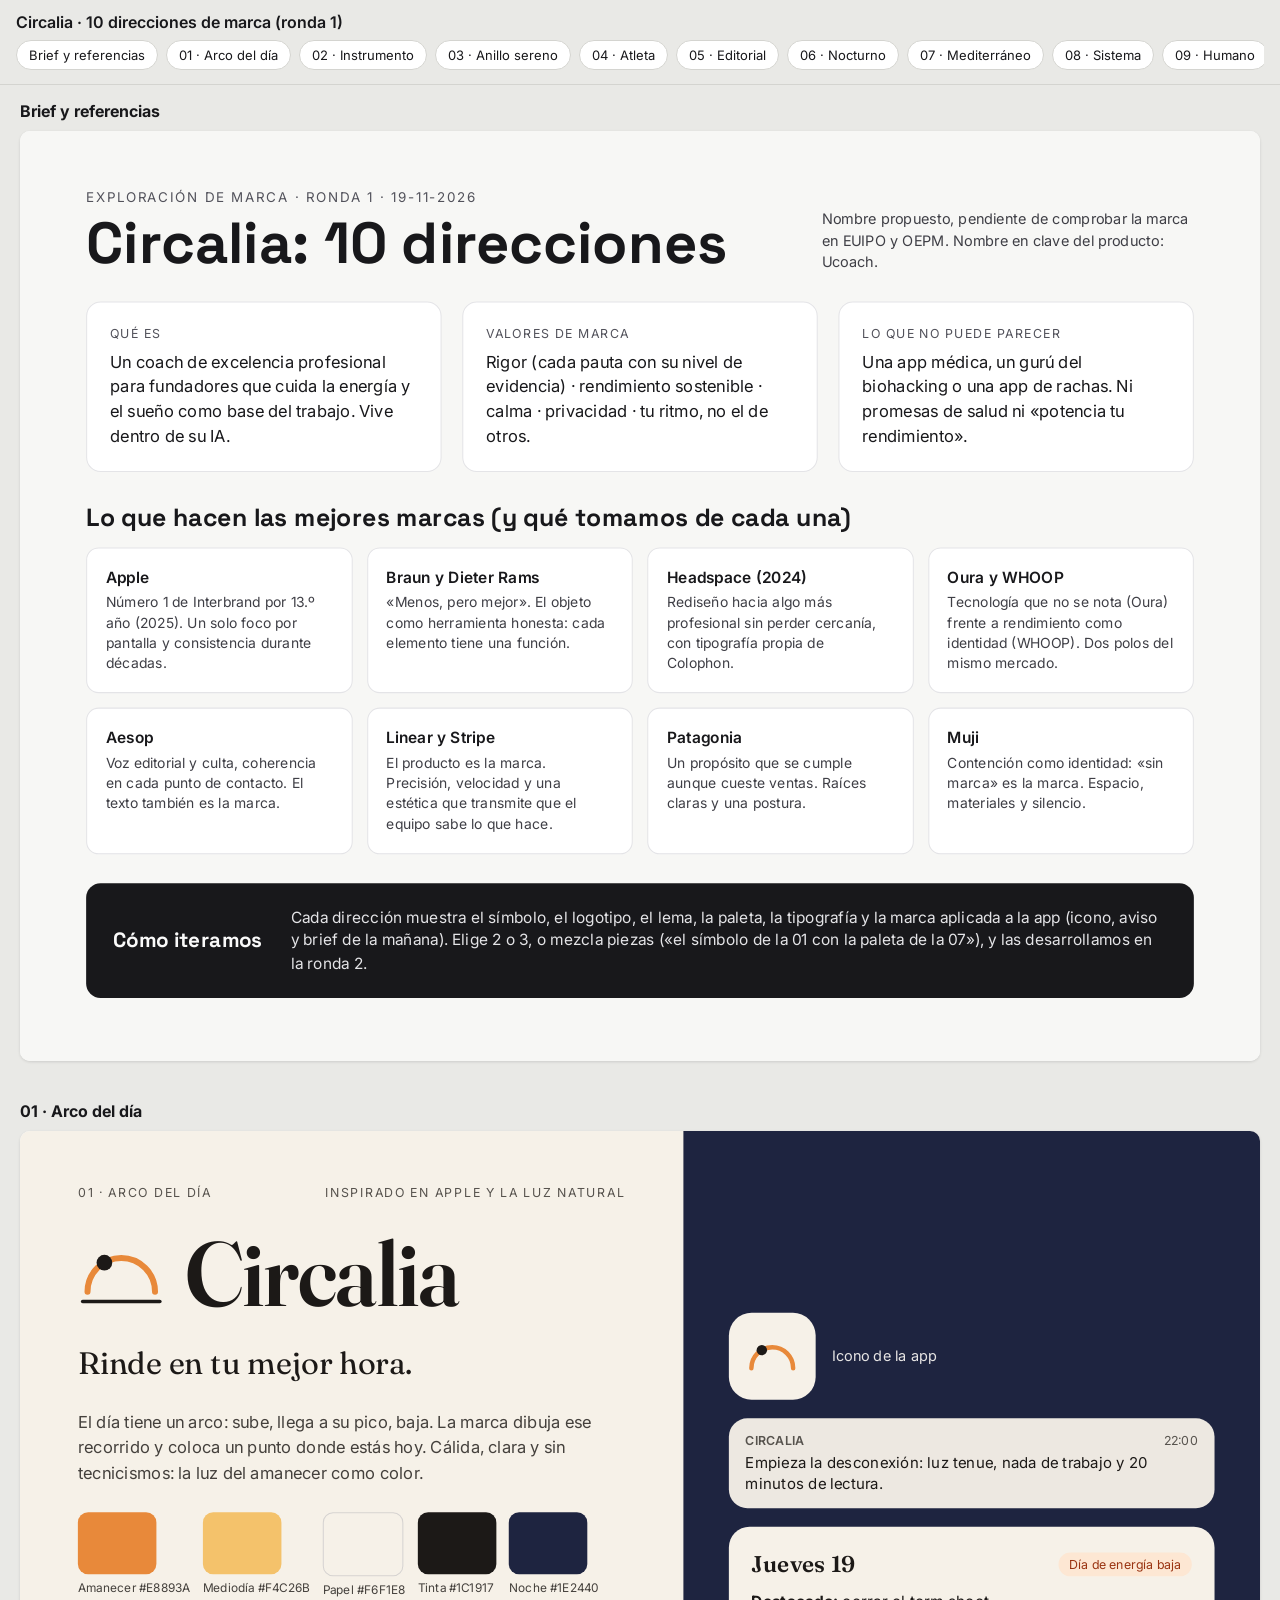
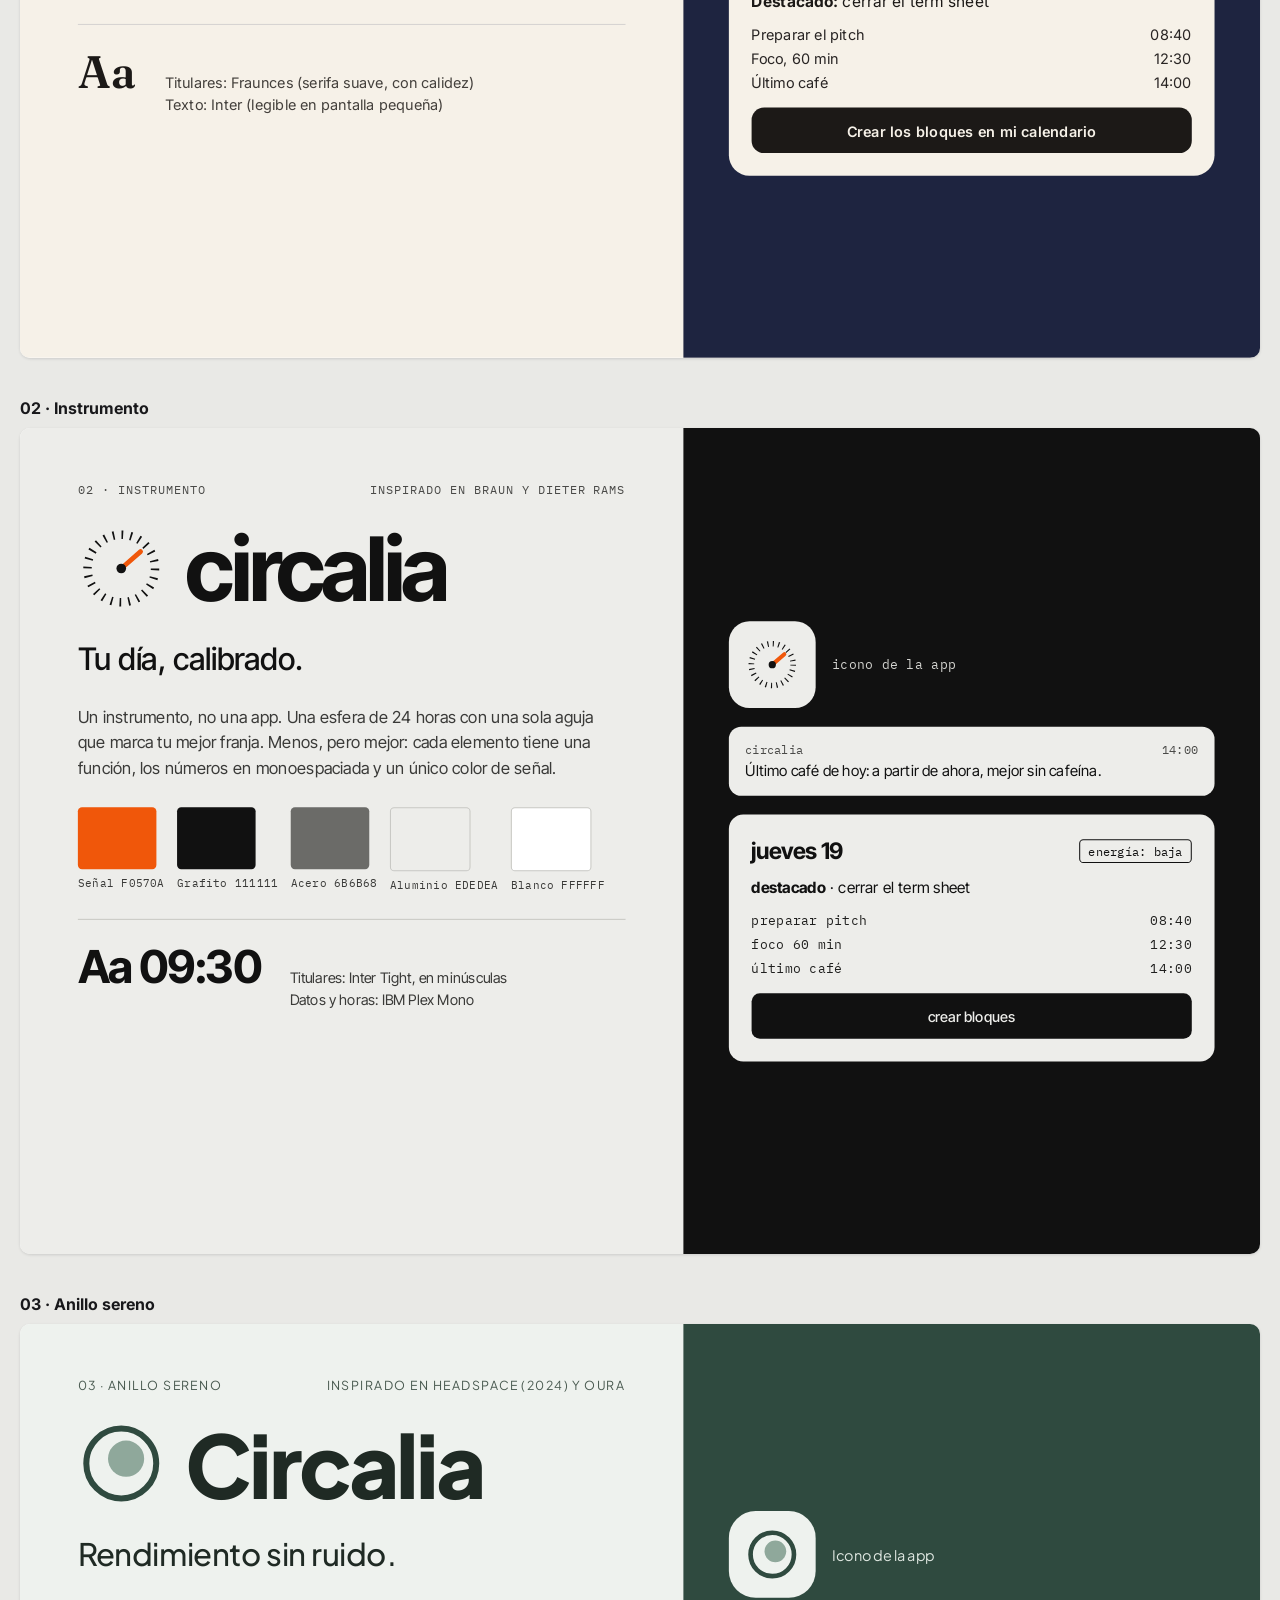
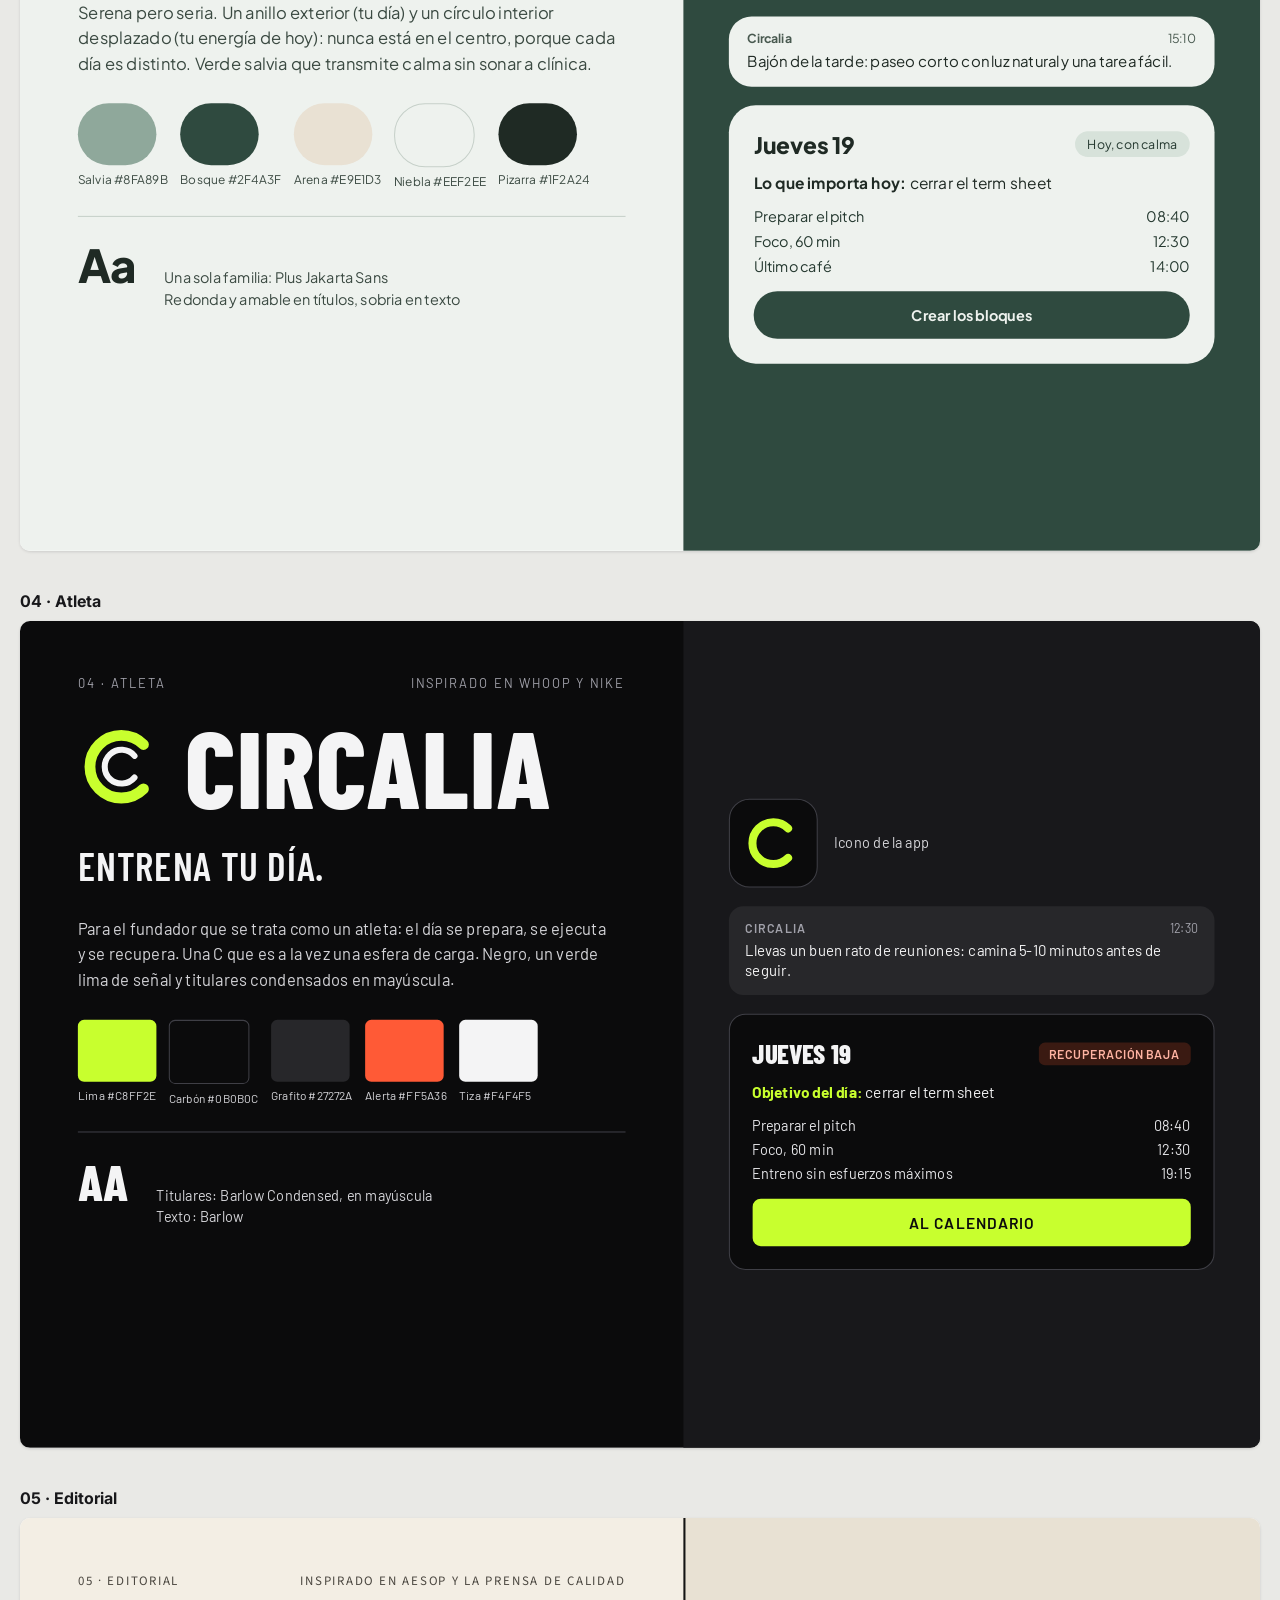
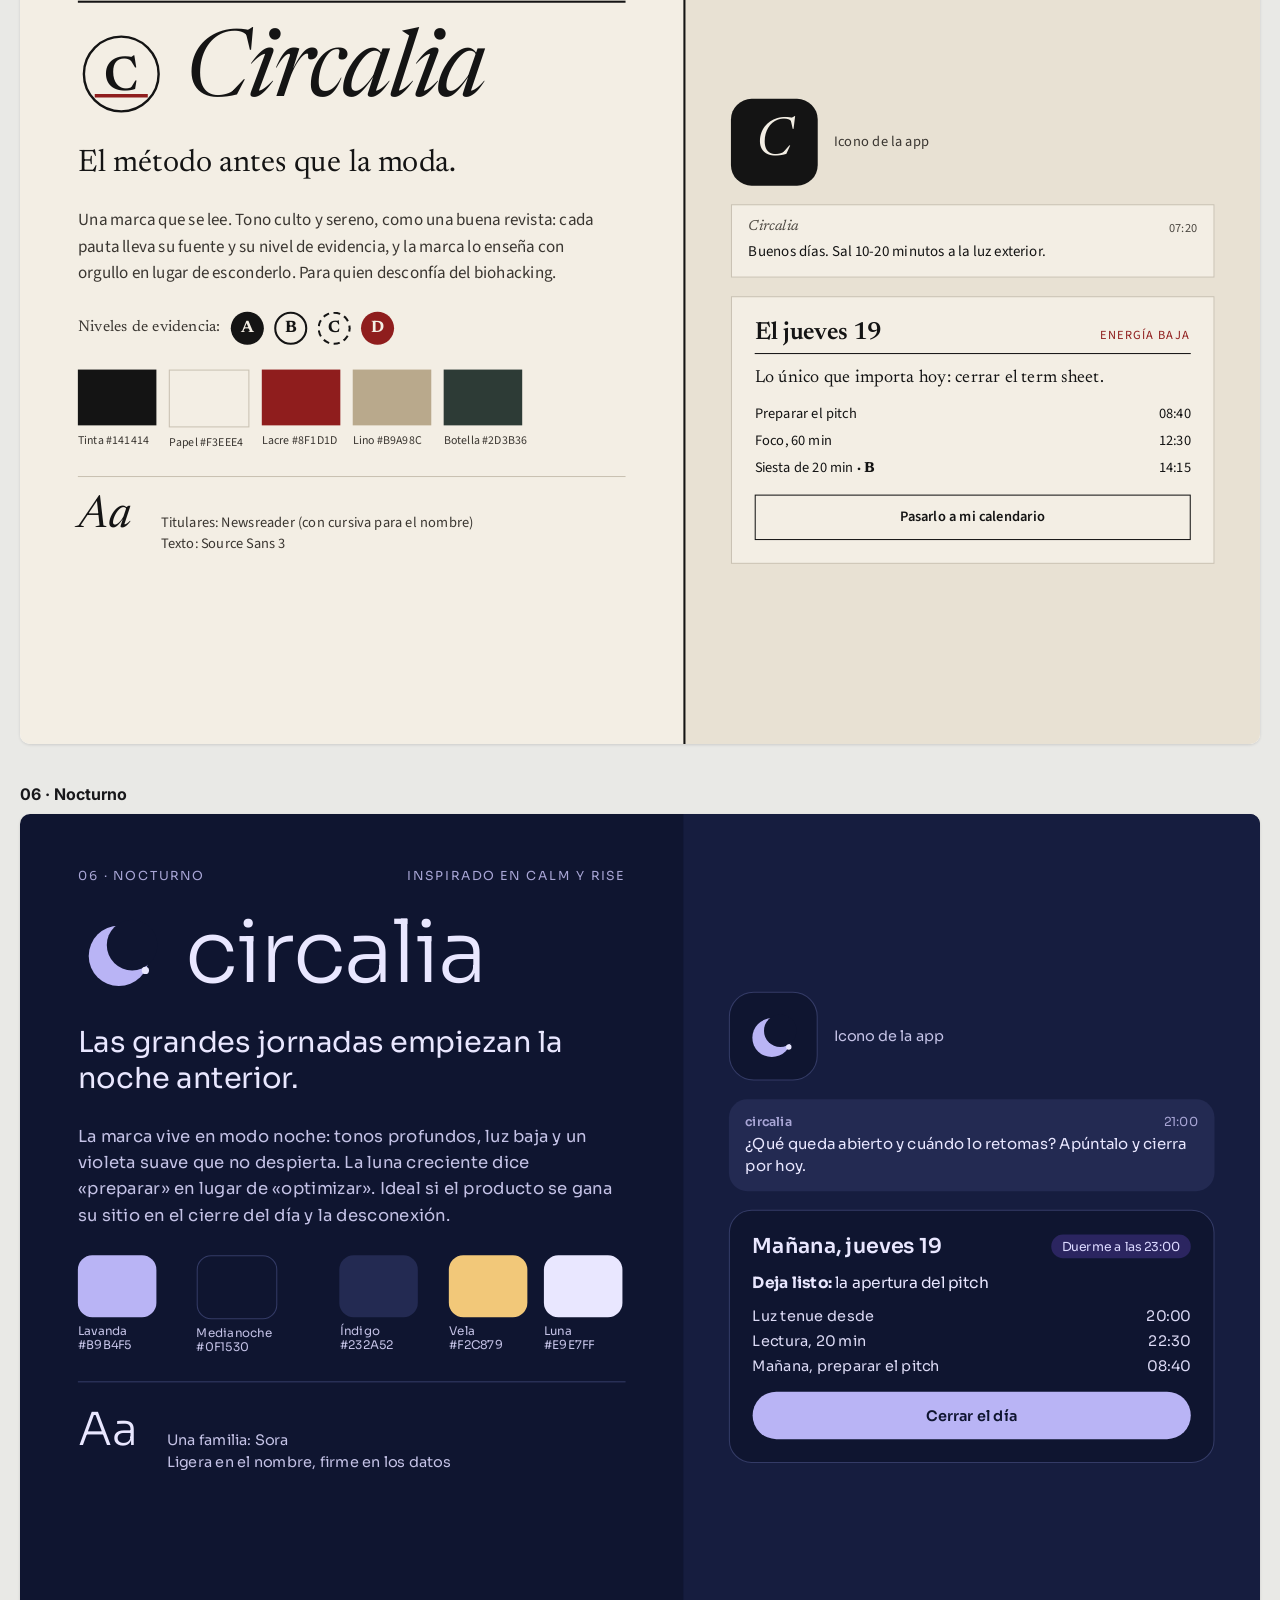
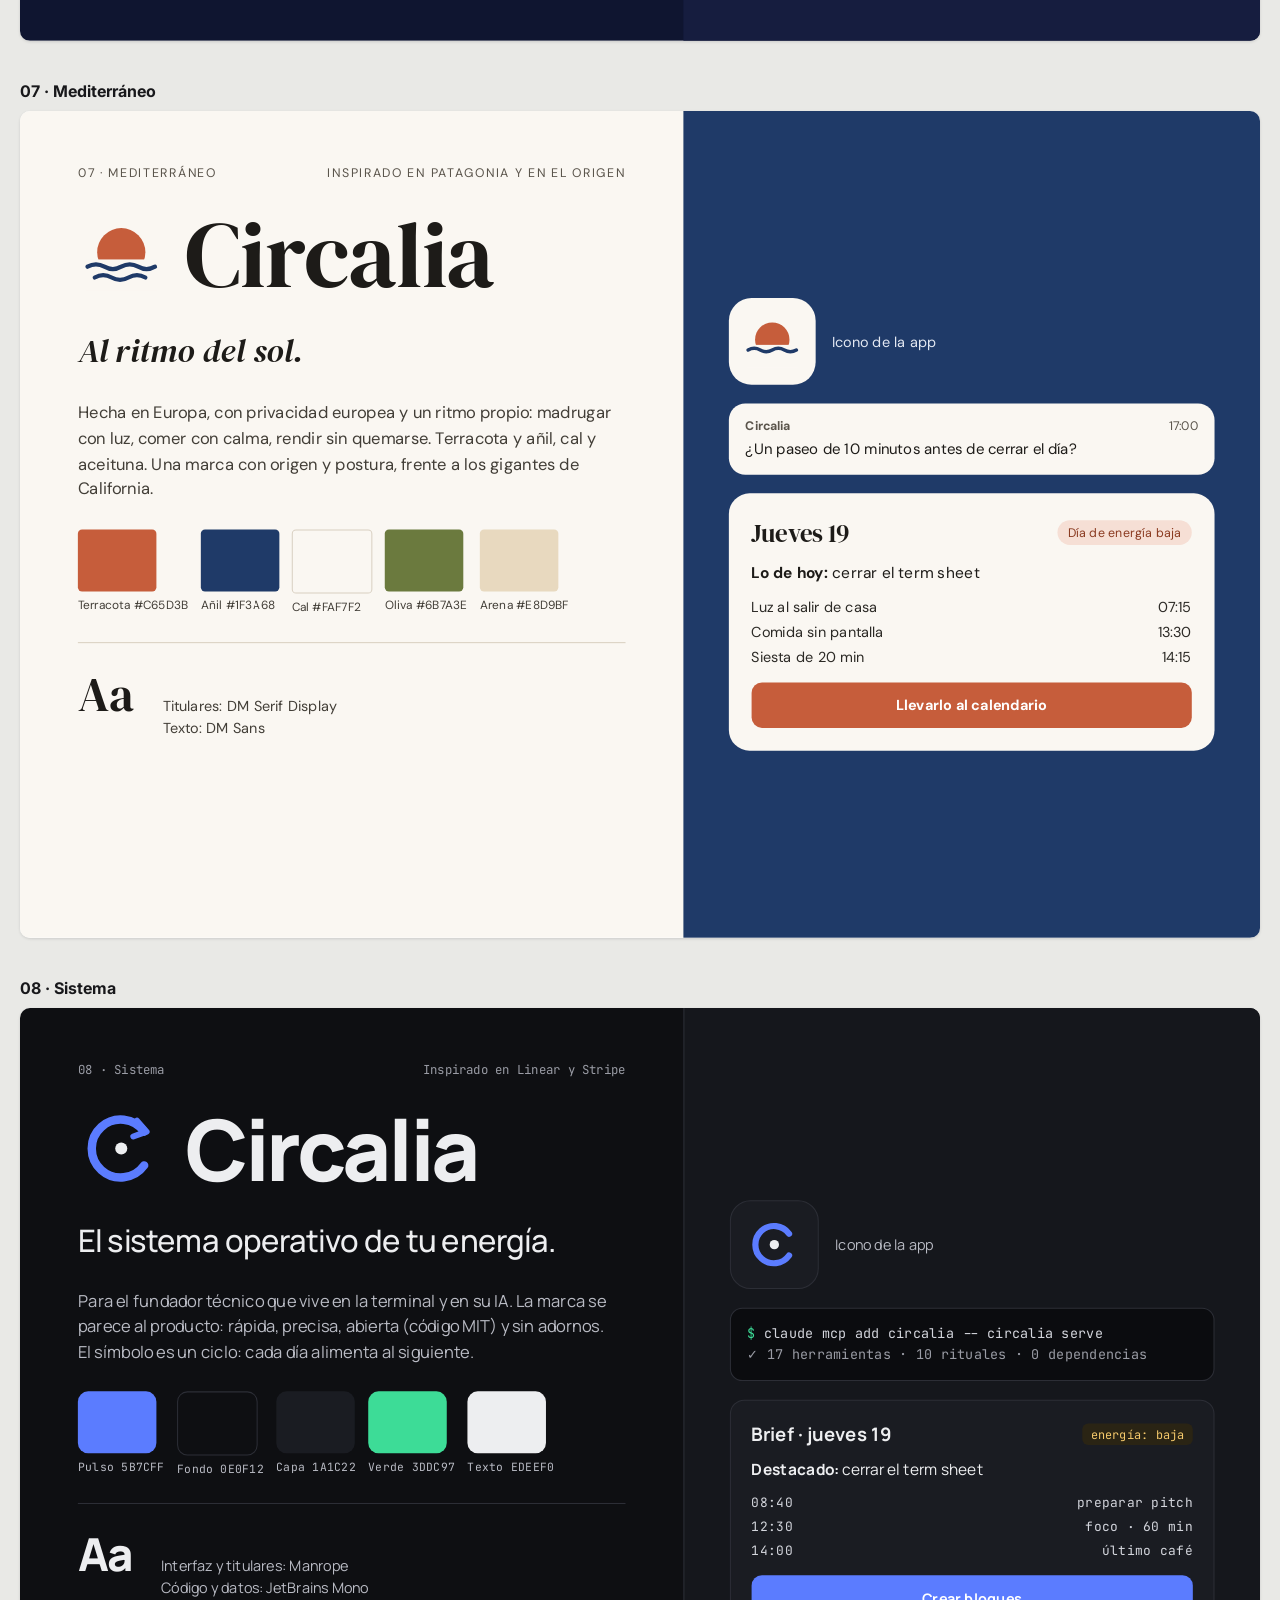
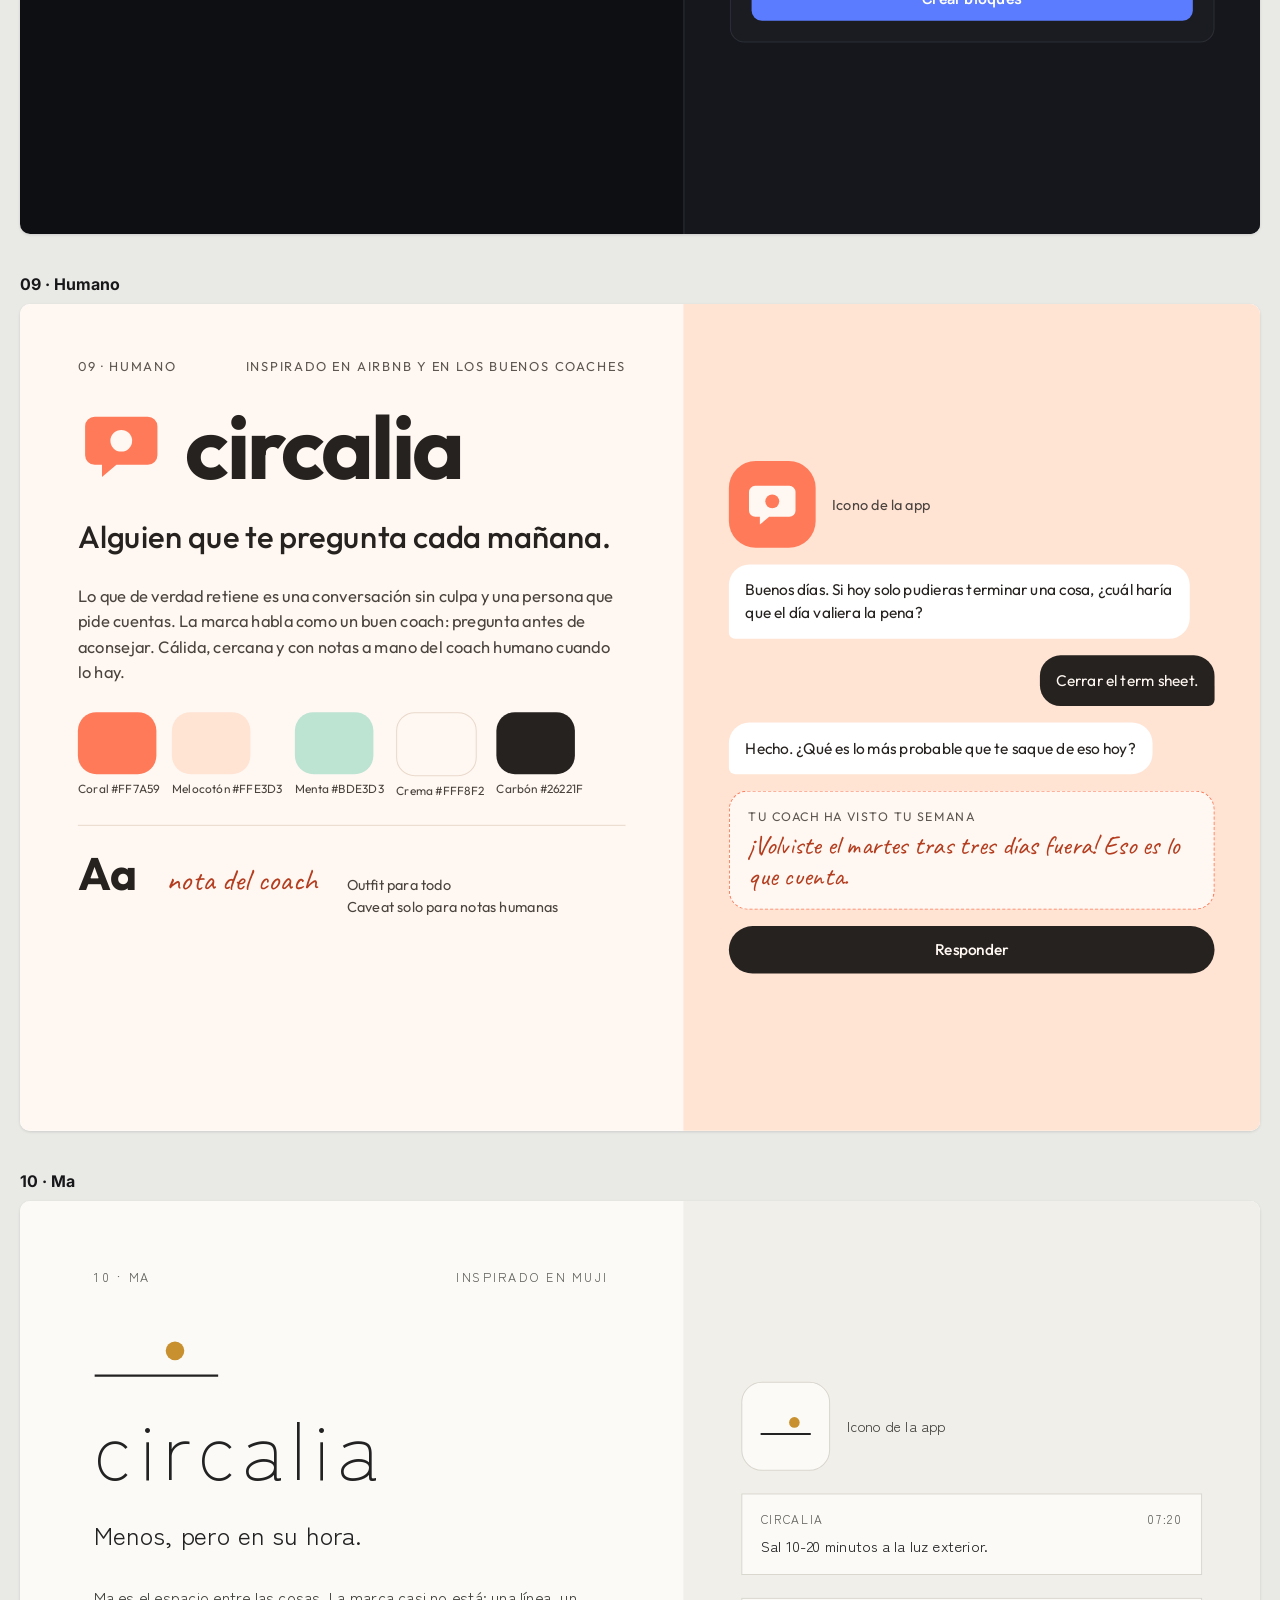
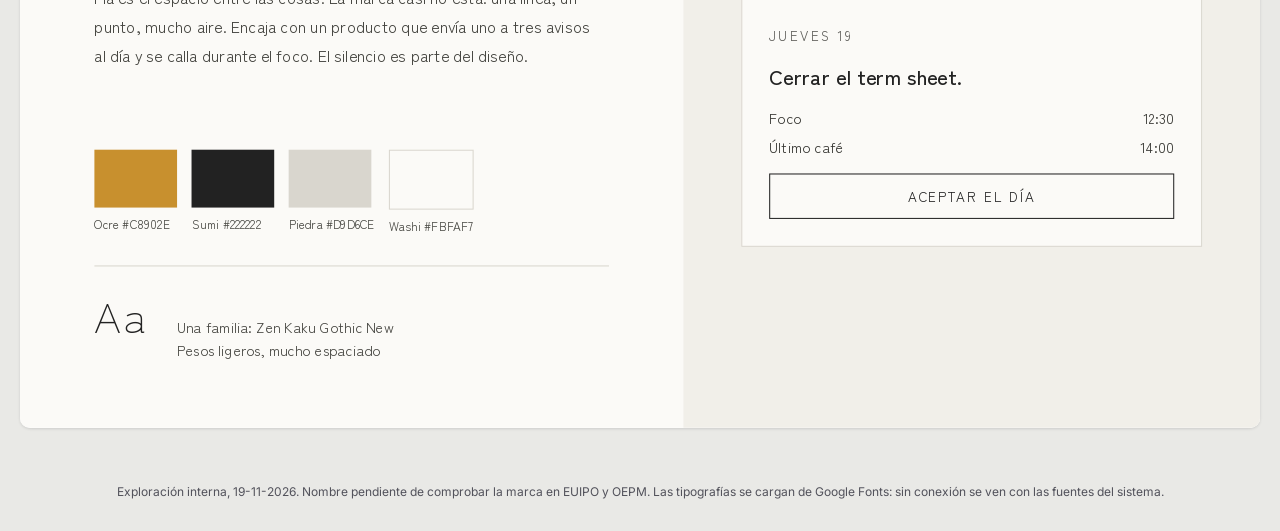
<file: marca/circalia-marca-ronda1.html>
<!doctype html>
<html lang="es"><head><meta charset="utf-8">
<meta name="viewport" content="width=device-width, initial-scale=1">
<meta name="robots" content="noindex, nofollow">
<title>Circalia · Exploración de marca · ronda 1</title>
<link rel="preconnect" href="https://fonts.googleapis.com">
<link rel="stylesheet" href="https://fonts.googleapis.com/css2?family=Inter:wght@400;500;600&amp;family=Space+Grotesk:wght@500;700&amp;display=swap">
<link rel="stylesheet" href="https://fonts.googleapis.com/css2?family=Fraunces:opsz,wght@9..144,400;9..144,600&amp;family=Inter:wght@400;500;600&amp;display=swap">
<link rel="stylesheet" href="https://fonts.googleapis.com/css2?family=Inter+Tight:wght@400;500;700&amp;family=IBM+Plex+Mono:wght@400;500&amp;display=swap">
<link rel="stylesheet" href="https://fonts.googleapis.com/css2?family=Plus+Jakarta+Sans:wght@400;500;700;800&amp;display=swap">
<link rel="stylesheet" href="https://fonts.googleapis.com/css2?family=Barlow+Condensed:wght@600;800&amp;family=Barlow:wght@400;500;600&amp;display=swap">
<link rel="stylesheet" href="https://fonts.googleapis.com/css2?family=Newsreader:opsz,wght@6..72,400;6..72,600;6..72,700&amp;family=Source+Sans+3:wght@400;600&amp;display=swap">
<link rel="stylesheet" href="https://fonts.googleapis.com/css2?family=Sora:wght@300;400;600;700&amp;display=swap">
<link rel="stylesheet" href="https://fonts.googleapis.com/css2?family=DM+Serif+Display:ital@0;1&amp;family=DM+Sans:wght@400;500;700&amp;display=swap">
<link rel="stylesheet" href="https://fonts.googleapis.com/css2?family=Manrope:wght@400;500;700;800&amp;family=JetBrains+Mono:wght@400;500&amp;display=swap">
<link rel="stylesheet" href="https://fonts.googleapis.com/css2?family=Outfit:wght@400;500;700&amp;family=Caveat:wght@600&amp;display=swap">
<link rel="stylesheet" href="https://fonts.googleapis.com/css2?family=Zen+Kaku+Gothic+New:wght@300;400;500;700&amp;display=swap">
<style>
:root{color-scheme:light}
body{margin:0;background:#e9e9e6;color:#18181b;font-family:Inter,system-ui,-apple-system,sans-serif}
header{position:sticky;top:0;z-index:5;background:rgba(233,233,230,.95);backdrop-filter:blur(6px);padding:12px 16px;border-bottom:1px solid #d4d4d0}
header p{margin:0 0 8px;font-weight:600}
nav{display:flex;gap:8px;overflow-x:auto;padding-bottom:2px}
nav a{white-space:nowrap;font-size:13px;color:#18181b;text-decoration:none;background:#fff;border:1px solid #d4d4d0;border-radius:999px;padding:6px 12px}
main{max-width:1240px;margin:0 auto;padding:16px}
section{margin:0 0 40px;scroll-margin-top:96px}
h2{font-size:16px;margin:0 0 10px}
.frame{width:100%;overflow:hidden;border-radius:10px;box-shadow:0 1px 3px rgba(0,0,0,.12);background:#fff;position:relative}
.board{transform-origin:0 0;position:absolute;top:0;left:0}
footer{text-align:center;font-size:12px;color:#52525b;padding:0 16px 32px}
</style></head>
<body>
<header><p>Circalia · 10 direcciones de marca (ronda 1)</p><nav><a href="#Main">Brief y referencias</a><a href="#D01-Arco">01 · Arco del día</a><a href="#D02-Instrumento">02 · Instrumento</a><a href="#D03-Anillo">03 · Anillo sereno</a><a href="#D04-Atleta">04 · Atleta</a><a href="#D05-Editorial">05 · Editorial</a><a href="#D06-Nocturno">06 · Nocturno</a><a href="#D07-Mediterraneo">07 · Mediterráneo</a><a href="#D08-Sistema">08 · Sistema</a><a href="#D09-Humano">09 · Humano</a><a href="#D10-Ma">10 · Ma</a></nav></header>
<main>
<section id="Main"><h2>Brief y referencias</h2>
<div class="frame" style="aspect-ratio:1200/900" data-w="1200"><div class="board" style="width:1200px;height:900px">

<div style="width: 1200px; height: 900px; box-sizing: border-box; padding: 56px 64px; background: #f7f7f5; color: #18181b; font-family: Inter, system-ui, sans-serif; display: flex; flex-direction: column; gap: 28px">
  <div style="display: flex; justify-content: space-between; align-items: flex-end; gap: 24px">
    <div style="display: flex; flex-direction: column; gap: 8px">
      <p style="margin: 0; font-size: 13px; letter-spacing: 0.12em; text-transform: uppercase; color: #52525b">Exploración de marca · ronda 1 · 19-11-2026</p>
      <h1 style="margin: 0; font-family: 'Space Grotesk', sans-serif; font-size: 56px; line-height: 1.02; font-weight: 700">Circalia: 10 direcciones</h1>
    </div>
    <p style="margin: 0; max-width: 360px; font-size: 14px; line-height: 1.5; color: #3f3f46">Nombre propuesto, pendiente de comprobar la marca en EUIPO y OEPM. Nombre en clave del producto: Ucoach.</p>
  </div>

  <div style="display: grid; grid-template-columns: repeat(3, minmax(0, 1fr)); gap: 20px">
    <div style="background: #ffffff; border: 1px solid #e4e4e7; border-radius: 14px; padding: 22px; display: flex; flex-direction: column; gap: 8px">
      <p style="margin: 0; font-size: 12px; letter-spacing: 0.1em; text-transform: uppercase; color: #52525b">Qué es</p>
      <p style="margin: 0; font-size: 16px; line-height: 1.5">Un coach de excelencia profesional para fundadores que cuida la energía y el sueño como base del trabajo. Vive dentro de su IA.</p>
    </div>
    <div style="background: #ffffff; border: 1px solid #e4e4e7; border-radius: 14px; padding: 22px; display: flex; flex-direction: column; gap: 8px">
      <p style="margin: 0; font-size: 12px; letter-spacing: 0.1em; text-transform: uppercase; color: #52525b">Valores de marca</p>
      <p style="margin: 0; font-size: 16px; line-height: 1.5">Rigor (cada pauta con su nivel de evidencia) · rendimiento sostenible · calma · privacidad · tu ritmo, no el de otros.</p>
    </div>
    <div style="background: #ffffff; border: 1px solid #e4e4e7; border-radius: 14px; padding: 22px; display: flex; flex-direction: column; gap: 8px">
      <p style="margin: 0; font-size: 12px; letter-spacing: 0.1em; text-transform: uppercase; color: #52525b">Lo que no puede parecer</p>
      <p style="margin: 0; font-size: 16px; line-height: 1.5">Una app médica, un gurú del biohacking o una app de rachas. Ni promesas de salud ni «potencia tu rendimiento».</p>
    </div>
  </div>

  <div style="display: flex; flex-direction: column; gap: 14px">
    <h2 style="margin: 0; font-family: 'Space Grotesk', sans-serif; font-size: 24px; font-weight: 700">Lo que hacen las mejores marcas (y qué tomamos de cada una)</h2>
    <div style="display: grid; grid-template-columns: repeat(4, minmax(0, 1fr)); gap: 14px">
      <div style="background: #ffffff; border: 1px solid #e4e4e7; border-radius: 12px; padding: 18px; display: flex; flex-direction: column; gap: 6px">
        <p style="margin: 0; font-weight: 600; font-size: 15px">Apple</p>
        <p style="margin: 0; font-size: 13.5px; line-height: 1.45; color: #3f3f46">Número 1 de Interbrand por 13.º año (2025). Un solo foco por pantalla y consistencia durante décadas.</p>
      </div>
      <div style="background: #ffffff; border: 1px solid #e4e4e7; border-radius: 12px; padding: 18px; display: flex; flex-direction: column; gap: 6px">
        <p style="margin: 0; font-weight: 600; font-size: 15px">Braun y Dieter Rams</p>
        <p style="margin: 0; font-size: 13.5px; line-height: 1.45; color: #3f3f46">«Menos, pero mejor». El objeto como herramienta honesta: cada elemento tiene una función.</p>
      </div>
      <div style="background: #ffffff; border: 1px solid #e4e4e7; border-radius: 12px; padding: 18px; display: flex; flex-direction: column; gap: 6px">
        <p style="margin: 0; font-weight: 600; font-size: 15px">Headspace (2024)</p>
        <p style="margin: 0; font-size: 13.5px; line-height: 1.45; color: #3f3f46">Rediseño hacia algo más profesional sin perder cercanía, con tipografía propia de Colophon.</p>
      </div>
      <div style="background: #ffffff; border: 1px solid #e4e4e7; border-radius: 12px; padding: 18px; display: flex; flex-direction: column; gap: 6px">
        <p style="margin: 0; font-weight: 600; font-size: 15px">Oura y WHOOP</p>
        <p style="margin: 0; font-size: 13.5px; line-height: 1.45; color: #3f3f46">Tecnología que no se nota (Oura) frente a rendimiento como identidad (WHOOP). Dos polos del mismo mercado.</p>
      </div>
      <div style="background: #ffffff; border: 1px solid #e4e4e7; border-radius: 12px; padding: 18px; display: flex; flex-direction: column; gap: 6px">
        <p style="margin: 0; font-weight: 600; font-size: 15px">Aesop</p>
        <p style="margin: 0; font-size: 13.5px; line-height: 1.45; color: #3f3f46">Voz editorial y culta, coherencia en cada punto de contacto. El texto también es la marca.</p>
      </div>
      <div style="background: #ffffff; border: 1px solid #e4e4e7; border-radius: 12px; padding: 18px; display: flex; flex-direction: column; gap: 6px">
        <p style="margin: 0; font-weight: 600; font-size: 15px">Linear y Stripe</p>
        <p style="margin: 0; font-size: 13.5px; line-height: 1.45; color: #3f3f46">El producto es la marca. Precisión, velocidad y una estética que transmite que el equipo sabe lo que hace.</p>
      </div>
      <div style="background: #ffffff; border: 1px solid #e4e4e7; border-radius: 12px; padding: 18px; display: flex; flex-direction: column; gap: 6px">
        <p style="margin: 0; font-weight: 600; font-size: 15px">Patagonia</p>
        <p style="margin: 0; font-size: 13.5px; line-height: 1.45; color: #3f3f46">Un propósito que se cumple aunque cueste ventas. Raíces claras y una postura.</p>
      </div>
      <div style="background: #ffffff; border: 1px solid #e4e4e7; border-radius: 12px; padding: 18px; display: flex; flex-direction: column; gap: 6px">
        <p style="margin: 0; font-weight: 600; font-size: 15px">Muji</p>
        <p style="margin: 0; font-size: 13.5px; line-height: 1.45; color: #3f3f46">Contención como identidad: «sin marca» es la marca. Espacio, materiales y silencio.</p>
      </div>
    </div>
  </div>

  <div style="background: #18181b; color: #fafafa; border-radius: 14px; padding: 22px 26px; display: flex; gap: 28px; align-items: center">
    <p style="margin: 0; font-family: 'Space Grotesk', sans-serif; font-size: 20px; font-weight: 700; white-space: nowrap">Cómo iteramos</p>
    <p style="margin: 0; font-size: 15px; line-height: 1.5; color: #e4e4e7">Cada dirección muestra el símbolo, el logotipo, el lema, la paleta, la tipografía y la marca aplicada a la app (icono, aviso y brief de la mañana). Elige 2 o 3, o mezcla piezas («el símbolo de la 01 con la paleta de la 07»), y las desarrollamos en la ronda 2.</p>
  </div>
</div>
</div></div></section><section id="D01-Arco"><h2>01 · Arco del día</h2>
<div class="frame" style="aspect-ratio:1200/800" data-w="1200"><div class="board" style="width:1200px;height:800px">

<div style="width: 1200px; height: 800px; box-sizing: border-box; background: #f6f1e8; color: #1c1917; font-family: Inter, system-ui, sans-serif; display: grid; grid-template-columns: minmax(0, 1.15fr) minmax(0, 1fr)">
  <div style="padding: 52px 56px; display: flex; flex-direction: column; gap: 26px">
    <div style="display: flex; justify-content: space-between; font-size: 12px; letter-spacing: 0.12em; text-transform: uppercase; color: #57534e">
      <span>01 · Arco del día</span>
      <span>Inspirado en Apple y la luz natural</span>
    </div>
    <div style="display: flex; align-items: center; gap: 20px">
      <svg width="84" height="84" viewBox="0 0 72 72" role="img" aria-label="Símbolo: el sol recorriendo su arco sobre el horizonte">
        <path d="M8 52 A28 28 0 0 1 64 52" fill="none" stroke="#E8893A" stroke-width="5" stroke-linecap="round"></path>
        <circle cx="22" cy="27.8" r="6.5" fill="#1c1917"></circle>
        <path d="M4 60 H68" stroke="#1c1917" stroke-width="3" stroke-linecap="round"></path>
      </svg>
      <span style="font-family: Fraunces, Georgia, serif; font-size: 88px; font-weight: 600; letter-spacing: -0.02em; line-height: 1">Circalia</span>
    </div>
    <p style="margin: 0; font-family: Fraunces, Georgia, serif; font-size: 30px; line-height: 1.2">Rinde en tu mejor hora.</p>
    <p style="margin: 0; font-size: 16px; line-height: 1.55; color: #44403c; max-width: 520px">El día tiene un arco: sube, llega a su pico, baja. La marca dibuja ese recorrido y coloca un punto donde estás hoy. Cálida, clara y sin tecnicismos: la luz del amanecer como color.</p>
    <div style="display: flex; gap: 12px">
      <div style="display: flex; flex-direction: column; gap: 6px; font-size: 11.5px; color: #44403c"><div style="width: 76px; height: 60px; border-radius: 10px; background: #e8893a"></div>Amanecer #E8893A</div>
      <div style="display: flex; flex-direction: column; gap: 6px; font-size: 11.5px; color: #44403c"><div style="width: 76px; height: 60px; border-radius: 10px; background: #f4c26b"></div>Mediodía #F4C26B</div>
      <div style="display: flex; flex-direction: column; gap: 6px; font-size: 11.5px; color: #44403c"><div style="width: 76px; height: 60px; border-radius: 10px; background: #f6f1e8; border: 1px solid #d6d3d1"></div>Papel #F6F1E8</div>
      <div style="display: flex; flex-direction: column; gap: 6px; font-size: 11.5px; color: #44403c"><div style="width: 76px; height: 60px; border-radius: 10px; background: #1c1917"></div>Tinta #1C1917</div>
      <div style="display: flex; flex-direction: column; gap: 6px; font-size: 11.5px; color: #44403c"><div style="width: 76px; height: 60px; border-radius: 10px; background: #1e2440"></div>Noche #1E2440</div>
    </div>
    <div style="display: flex; gap: 28px; align-items: baseline; border-top: 1px solid #d6d3d1; padding-top: 18px">
      <span style="font-family: Fraunces, Georgia, serif; font-size: 44px; font-weight: 600">Aa</span>
      <span style="font-size: 14px; line-height: 1.5; color: #44403c">Titulares: Fraunces (serifa suave, con calidez)<br>Texto: Inter (legible en pantalla pequeña)</span>
    </div>
  </div>
  <div style="background: #1e2440; padding: 48px 44px; display: flex; flex-direction: column; gap: 18px; justify-content: center">
    <div style="display: flex; align-items: center; gap: 16px">
      <div style="width: 84px; height: 84px; border-radius: 22px; background: #f6f1e8; display: flex; align-items: center; justify-content: center">
        <svg width="52" height="52" viewBox="0 0 72 72" aria-hidden="true"><path d="M8 52 A28 28 0 0 1 64 52" fill="none" stroke="#E8893A" stroke-width="6" stroke-linecap="round"></path><circle cx="22" cy="27.8" r="7" fill="#1c1917"></circle></svg>
      </div>
      <span style="color: #e7e5e4; font-size: 14px">Icono de la app</span>
    </div>
    <div style="background: rgba(246,241,232,0.96); border-radius: 18px; padding: 14px 16px; display: flex; flex-direction: column; gap: 4px">
      <div style="display: flex; justify-content: space-between; font-size: 12px; color: #57534e"><span style="font-weight: 600">CIRCALIA</span><span>22:00</span></div>
      <p style="margin: 0; font-size: 14.5px; line-height: 1.4">Empieza la desconexión: luz tenue, nada de trabajo y 20 minutos de lectura.</p>
    </div>
    <div style="background: #f6f1e8; border-radius: 20px; padding: 22px; display: flex; flex-direction: column; gap: 12px">
      <div style="display: flex; justify-content: space-between; align-items: center">
        <span style="font-family: Fraunces, Georgia, serif; font-size: 22px; font-weight: 600">Jueves 19</span>
        <span style="font-size: 12px; background: #fde7d3; color: #9a3412; padding: 4px 10px; border-radius: 999px">Día de energía baja</span>
      </div>
      <p style="margin: 0; font-size: 15px; line-height: 1.45"><strong>Destacado:</strong> cerrar el term sheet</p>
      <div style="display: flex; flex-direction: column; gap: 6px; font-size: 14px; color: #292524">
        <div style="display: flex; justify-content: space-between"><span>Preparar el pitch</span><span>08:40</span></div>
        <div style="display: flex; justify-content: space-between"><span>Foco, 60 min</span><span>12:30</span></div>
        <div style="display: flex; justify-content: space-between"><span>Último café</span><span>14:00</span></div>
      </div>
      <button style="margin-top: 4px; height: 44px; border: 0; border-radius: 12px; background: #1c1917; color: #f6f1e8; font-size: 14px; font-weight: 600; font-family: Inter, sans-serif">Crear los bloques en mi calendario</button>
    </div>
  </div>
</div>
</div></div></section><section id="D02-Instrumento"><h2>02 · Instrumento</h2>
<div class="frame" style="aspect-ratio:1200/800" data-w="1200"><div class="board" style="width:1200px;height:800px">

<div style="width: 1200px; height: 800px; box-sizing: border-box; background: #ededea; color: #111111; font-family: 'Inter Tight', system-ui, sans-serif; display: grid; grid-template-columns: minmax(0, 1.15fr) minmax(0, 1fr)">
  <div style="padding: 52px 56px; display: flex; flex-direction: column; gap: 26px">
    <div style="display: flex; justify-content: space-between; font-family: 'IBM Plex Mono', monospace; font-size: 12px; letter-spacing: 0.06em; text-transform: uppercase; color: #4a4a48">
      <span>02 · Instrumento</span>
      <span>Inspirado en Braun y Dieter Rams</span>
    </div>
    <div style="display: flex; align-items: center; gap: 20px">
      <svg width="84" height="84" viewBox="0 0 72 72" role="img" aria-label="Símbolo: esfera de 24 horas con una aguja">
        <circle cx="36" cy="36" r="28" fill="none" stroke="#111111" stroke-width="7" stroke-dasharray="1.4 5.93"></circle>
        <path d="M36 36 L52 22" stroke="#F0570A" stroke-width="4" stroke-linecap="round"></path>
        <circle cx="36" cy="36" r="4" fill="#111111"></circle>
      </svg>
      <span style="font-size: 86px; font-weight: 700; letter-spacing: -0.045em; line-height: 1">circalia</span>
    </div>
    <p style="margin: 0; font-size: 30px; font-weight: 500; letter-spacing: -0.01em">Tu día, calibrado.</p>
    <p style="margin: 0; font-size: 16px; line-height: 1.55; color: #3a3a38; max-width: 520px">Un instrumento, no una app. Una esfera de 24 horas con una sola aguja que marca tu mejor franja. Menos, pero mejor: cada elemento tiene una función, los números en monoespaciada y un único color de señal.</p>
    <div style="display: flex; gap: 12px">
      <div style="display: flex; flex-direction: column; gap: 6px; font-family: 'IBM Plex Mono', monospace; font-size: 11px; color: #3a3a38"><div style="width: 76px; height: 60px; border-radius: 4px; background: #f0570a"></div>Señal F0570A</div>
      <div style="display: flex; flex-direction: column; gap: 6px; font-family: 'IBM Plex Mono', monospace; font-size: 11px; color: #3a3a38"><div style="width: 76px; height: 60px; border-radius: 4px; background: #111111"></div>Grafito 111111</div>
      <div style="display: flex; flex-direction: column; gap: 6px; font-family: 'IBM Plex Mono', monospace; font-size: 11px; color: #3a3a38"><div style="width: 76px; height: 60px; border-radius: 4px; background: #6b6b68"></div>Acero 6B6B68</div>
      <div style="display: flex; flex-direction: column; gap: 6px; font-family: 'IBM Plex Mono', monospace; font-size: 11px; color: #3a3a38"><div style="width: 76px; height: 60px; border-radius: 4px; background: #ededea; border: 1px solid #c8c8c4"></div>Aluminio EDEDEA</div>
      <div style="display: flex; flex-direction: column; gap: 6px; font-family: 'IBM Plex Mono', monospace; font-size: 11px; color: #3a3a38"><div style="width: 76px; height: 60px; border-radius: 4px; background: #ffffff; border: 1px solid #c8c8c4"></div>Blanco FFFFFF</div>
    </div>
    <div style="display: flex; gap: 28px; align-items: baseline; border-top: 1px solid #c8c8c4; padding-top: 18px">
      <span style="font-size: 44px; font-weight: 700; letter-spacing: -0.04em">Aa 09:30</span>
      <span style="font-size: 14px; line-height: 1.5; color: #3a3a38">Titulares: Inter Tight, en minúsculas<br>Datos y horas: IBM Plex Mono</span>
    </div>
  </div>
  <div style="background: #111111; padding: 48px 44px; display: flex; flex-direction: column; gap: 18px; justify-content: center">
    <div style="display: flex; align-items: center; gap: 16px">
      <div style="width: 84px; height: 84px; border-radius: 20px; background: #ededea; display: flex; align-items: center; justify-content: center">
        <svg width="56" height="56" viewBox="0 0 72 72" aria-hidden="true"><circle cx="36" cy="36" r="26" fill="none" stroke="#111111" stroke-width="7" stroke-dasharray="1.4 5.4"></circle><path d="M36 36 L51 23" stroke="#F0570A" stroke-width="5" stroke-linecap="round"></path><circle cx="36" cy="36" r="4.5" fill="#111111"></circle></svg>
      </div>
      <span style="color: #d4d4d0; font-family: 'IBM Plex Mono', monospace; font-size: 13px">icono de la app</span>
    </div>
    <div style="background: #ededea; border-radius: 12px; padding: 14px 16px; display: flex; flex-direction: column; gap: 4px">
      <div style="display: flex; justify-content: space-between; font-family: 'IBM Plex Mono', monospace; font-size: 11.5px; color: #4a4a48"><span>circalia</span><span>14:00</span></div>
      <p style="margin: 0; font-size: 14.5px; line-height: 1.4">Último café de hoy: a partir de ahora, mejor sin cafeína.</p>
    </div>
    <div style="background: #ededea; border-radius: 14px; padding: 22px; display: flex; flex-direction: column; gap: 12px">
      <div style="display: flex; justify-content: space-between; align-items: center">
        <span style="font-size: 22px; font-weight: 700; letter-spacing: -0.02em">jueves 19</span>
        <span style="font-family: 'IBM Plex Mono', monospace; font-size: 11.5px; border: 1.5px solid #111111; padding: 3px 8px; border-radius: 4px">energía: baja</span>
      </div>
      <p style="margin: 0; font-size: 15px; line-height: 1.45"><strong>destacado</strong> · cerrar el term sheet</p>
      <div style="display: flex; flex-direction: column; gap: 6px; font-family: 'IBM Plex Mono', monospace; font-size: 13px; color: #1f1f1e">
        <div style="display: flex; justify-content: space-between"><span>preparar pitch</span><span>08:40</span></div>
        <div style="display: flex; justify-content: space-between"><span>foco 60 min</span><span>12:30</span></div>
        <div style="display: flex; justify-content: space-between"><span>último café</span><span>14:00</span></div>
      </div>
      <button style="margin-top: 4px; height: 44px; border: 0; border-radius: 8px; background: #111111; color: #ededea; font-size: 14px; font-weight: 500; font-family: 'Inter Tight', sans-serif">crear bloques</button>
    </div>
  </div>
</div>
</div></div></section><section id="D03-Anillo"><h2>03 · Anillo sereno</h2>
<div class="frame" style="aspect-ratio:1200/800" data-w="1200"><div class="board" style="width:1200px;height:800px">

<div style="width: 1200px; height: 800px; box-sizing: border-box; background: #eef2ee; color: #1f2a24; font-family: 'Plus Jakarta Sans', system-ui, sans-serif; display: grid; grid-template-columns: minmax(0, 1.15fr) minmax(0, 1fr)">
  <div style="padding: 52px 56px; display: flex; flex-direction: column; gap: 26px">
    <div style="display: flex; justify-content: space-between; font-size: 12px; letter-spacing: 0.1em; text-transform: uppercase; color: #48594f">
      <span>03 · Anillo sereno</span>
      <span>Inspirado en Headspace (2024) y Oura</span>
    </div>
    <div style="display: flex; align-items: center; gap: 20px">
      <svg width="84" height="84" viewBox="0 0 72 72" role="img" aria-label="Símbolo: dos anillos que respiran, uno dentro de otro">
        <circle cx="36" cy="36" r="29" fill="none" stroke="#2f4a3f" stroke-width="5"></circle>
        <circle cx="40" cy="32" r="15" fill="#8FA89B"></circle>
      </svg>
      <span style="font-size: 84px; font-weight: 800; letter-spacing: -0.035em; line-height: 1">Circalia</span>
    </div>
    <p style="margin: 0; font-size: 30px; font-weight: 500; letter-spacing: -0.01em">Rendimiento sin ruido.</p>
    <p style="margin: 0; font-size: 16px; line-height: 1.55; color: #3b4a42; max-width: 520px">Serena pero seria. Un anillo exterior (tu día) y un círculo interior desplazado (tu energía de hoy): nunca está en el centro, porque cada día es distinto. Verde salvia que transmite calma sin sonar a clínica.</p>
    <div style="display: flex; gap: 12px">
      <div style="display: flex; flex-direction: column; gap: 6px; font-size: 11.5px; color: #3b4a42"><div style="width: 76px; height: 60px; border-radius: 30px; background: #8fa89b"></div>Salvia #8FA89B</div>
      <div style="display: flex; flex-direction: column; gap: 6px; font-size: 11.5px; color: #3b4a42"><div style="width: 76px; height: 60px; border-radius: 30px; background: #2f4a3f"></div>Bosque #2F4A3F</div>
      <div style="display: flex; flex-direction: column; gap: 6px; font-size: 11.5px; color: #3b4a42"><div style="width: 76px; height: 60px; border-radius: 30px; background: #e9e1d3"></div>Arena #E9E1D3</div>
      <div style="display: flex; flex-direction: column; gap: 6px; font-size: 11.5px; color: #3b4a42"><div style="width: 76px; height: 60px; border-radius: 30px; background: #eef2ee; border: 1px solid #c6d0c9"></div>Niebla #EEF2EE</div>
      <div style="display: flex; flex-direction: column; gap: 6px; font-size: 11.5px; color: #3b4a42"><div style="width: 76px; height: 60px; border-radius: 30px; background: #1f2a24"></div>Pizarra #1F2A24</div>
    </div>
    <div style="display: flex; gap: 28px; align-items: baseline; border-top: 1px solid #c6d0c9; padding-top: 18px">
      <span style="font-size: 44px; font-weight: 800; letter-spacing: -0.03em">Aa</span>
      <span style="font-size: 14px; line-height: 1.5; color: #3b4a42">Una sola familia: Plus Jakarta Sans<br>Redonda y amable en títulos, sobria en texto</span>
    </div>
  </div>
  <div style="background: #2f4a3f; padding: 48px 44px; display: flex; flex-direction: column; gap: 18px; justify-content: center">
    <div style="display: flex; align-items: center; gap: 16px">
      <div style="width: 84px; height: 84px; border-radius: 26px; background: #eef2ee; display: flex; align-items: center; justify-content: center">
        <svg width="54" height="54" viewBox="0 0 72 72" aria-hidden="true"><circle cx="36" cy="36" r="28" fill="none" stroke="#2f4a3f" stroke-width="6"></circle><circle cx="40" cy="32" r="14" fill="#8FA89B"></circle></svg>
      </div>
      <span style="color: #dfe7e1; font-size: 14px">Icono de la app</span>
    </div>
    <div style="background: #eef2ee; border-radius: 22px; padding: 14px 18px; display: flex; flex-direction: column; gap: 4px">
      <div style="display: flex; justify-content: space-between; font-size: 12px; color: #48594f"><span style="font-weight: 700">Circalia</span><span>15:10</span></div>
      <p style="margin: 0; font-size: 14.5px; line-height: 1.4">Bajón de la tarde: paseo corto con luz natural y una tarea fácil.</p>
    </div>
    <div style="background: #eef2ee; border-radius: 26px; padding: 24px; display: flex; flex-direction: column; gap: 12px">
      <div style="display: flex; justify-content: space-between; align-items: center">
        <span style="font-size: 22px; font-weight: 800">Jueves 19</span>
        <span style="font-size: 12px; background: #d7e2da; color: #24382f; padding: 5px 12px; border-radius: 999px">Hoy, con calma</span>
      </div>
      <p style="margin: 0; font-size: 15px; line-height: 1.45"><strong>Lo que importa hoy:</strong> cerrar el term sheet</p>
      <div style="display: flex; flex-direction: column; gap: 6px; font-size: 14px; color: #24382f">
        <div style="display: flex; justify-content: space-between"><span>Preparar el pitch</span><span>08:40</span></div>
        <div style="display: flex; justify-content: space-between"><span>Foco, 60 min</span><span>12:30</span></div>
        <div style="display: flex; justify-content: space-between"><span>Último café</span><span>14:00</span></div>
      </div>
      <button style="margin-top: 4px; height: 46px; border: 0; border-radius: 999px; background: #2f4a3f; color: #eef2ee; font-size: 14px; font-weight: 700; font-family: 'Plus Jakarta Sans', sans-serif">Crear los bloques</button>
    </div>
  </div>
</div>
</div></div></section><section id="D04-Atleta"><h2>04 · Atleta</h2>
<div class="frame" style="aspect-ratio:1200/800" data-w="1200"><div class="board" style="width:1200px;height:800px">

<div style="width: 1200px; height: 800px; box-sizing: border-box; background: #0b0b0c; color: #f4f4f5; font-family: Barlow, system-ui, sans-serif; display: grid; grid-template-columns: minmax(0, 1.15fr) minmax(0, 1fr)">
  <div style="padding: 52px 56px; display: flex; flex-direction: column; gap: 26px">
    <div style="display: flex; justify-content: space-between; font-size: 12.5px; letter-spacing: 0.14em; text-transform: uppercase; color: #a1a1aa">
      <span>04 · Atleta</span>
      <span>Inspirado en WHOOP y Nike</span>
    </div>
    <div style="display: flex; align-items: center; gap: 20px">
      <svg width="84" height="84" viewBox="0 0 72 72" role="img" aria-label="Símbolo: una C con forma de esfera de carga">
        <path d="M54.4 17.6 A26 26 0 1 0 54.4 54.4" fill="none" stroke="#C8FF2E" stroke-width="9" stroke-linecap="round"></path>
        <path d="M47 27 A14 14 0 1 0 47 45" fill="none" stroke="#f4f4f5" stroke-width="5" stroke-linecap="round"></path>
      </svg>
      <span style="font-family: 'Barlow Condensed', sans-serif; font-size: 104px; font-weight: 800; text-transform: uppercase; letter-spacing: 0.01em; line-height: 0.9">Circalia</span>
    </div>
    <p style="margin: 0; font-family: 'Barlow Condensed', sans-serif; font-size: 38px; font-weight: 600; text-transform: uppercase; letter-spacing: 0.02em">Entrena tu día.</p>
    <p style="margin: 0; font-size: 16px; line-height: 1.55; color: #d4d4d8; max-width: 520px">Para el fundador que se trata como un atleta: el día se prepara, se ejecuta y se recupera. Una C que es a la vez una esfera de carga. Negro, un verde lima de señal y titulares condensados en mayúscula.</p>
    <div style="display: flex; gap: 12px">
      <div style="display: flex; flex-direction: column; gap: 6px; font-size: 11.5px; color: #d4d4d8"><div style="width: 76px; height: 60px; border-radius: 6px; background: #c8ff2e"></div>Lima #C8FF2E</div>
      <div style="display: flex; flex-direction: column; gap: 6px; font-size: 11.5px; color: #d4d4d8"><div style="width: 76px; height: 60px; border-radius: 6px; background: #0b0b0c; border: 1px solid #3f3f46"></div>Carbón #0B0B0C</div>
      <div style="display: flex; flex-direction: column; gap: 6px; font-size: 11.5px; color: #d4d4d8"><div style="width: 76px; height: 60px; border-radius: 6px; background: #27272a"></div>Grafito #27272A</div>
      <div style="display: flex; flex-direction: column; gap: 6px; font-size: 11.5px; color: #d4d4d8"><div style="width: 76px; height: 60px; border-radius: 6px; background: #ff5a36"></div>Alerta #FF5A36</div>
      <div style="display: flex; flex-direction: column; gap: 6px; font-size: 11.5px; color: #d4d4d8"><div style="width: 76px; height: 60px; border-radius: 6px; background: #f4f4f5"></div>Tiza #F4F4F5</div>
    </div>
    <div style="display: flex; gap: 28px; align-items: baseline; border-top: 1px solid #3f3f46; padding-top: 18px">
      <span style="font-family: 'Barlow Condensed', sans-serif; font-size: 48px; font-weight: 800">AA</span>
      <span style="font-size: 14px; line-height: 1.5; color: #d4d4d8">Titulares: Barlow Condensed, en mayúscula<br>Texto: Barlow</span>
    </div>
  </div>
  <div style="background: #18181b; padding: 48px 44px; display: flex; flex-direction: column; gap: 18px; justify-content: center">
    <div style="display: flex; align-items: center; gap: 16px">
      <div style="width: 84px; height: 84px; border-radius: 20px; background: #0b0b0c; border: 1px solid #3f3f46; display: flex; align-items: center; justify-content: center">
        <svg width="56" height="56" viewBox="0 0 72 72" aria-hidden="true"><path d="M54.4 17.6 A26 26 0 1 0 54.4 54.4" fill="none" stroke="#C8FF2E" stroke-width="10" stroke-linecap="round"></path></svg>
      </div>
      <span style="color: #d4d4d8; font-size: 14px">Icono de la app</span>
    </div>
    <div style="background: #27272a; border-radius: 14px; padding: 14px 16px; display: flex; flex-direction: column; gap: 4px">
      <div style="display: flex; justify-content: space-between; font-size: 12px; color: #a1a1aa"><span style="font-weight: 600; letter-spacing: 0.1em">CIRCALIA</span><span>12:30</span></div>
      <p style="margin: 0; font-size: 14.5px; line-height: 1.4; color: #f4f4f5">Llevas un buen rato de reuniones: camina 5-10 minutos antes de seguir.</p>
    </div>
    <div style="background: #0b0b0c; border: 1px solid #3f3f46; border-radius: 16px; padding: 22px; display: flex; flex-direction: column; gap: 12px">
      <div style="display: flex; justify-content: space-between; align-items: center">
        <span style="font-family: 'Barlow Condensed', sans-serif; font-size: 26px; font-weight: 800; text-transform: uppercase">Jueves 19</span>
        <span style="font-size: 12px; font-weight: 600; background: #3a1a12; color: #ffb4a3; padding: 4px 10px; border-radius: 6px; text-transform: uppercase; letter-spacing: 0.06em">Recuperación baja</span>
      </div>
      <p style="margin: 0; font-size: 15px; line-height: 1.45"><strong style="color: #c8ff2e">Objetivo del día:</strong> cerrar el term sheet</p>
      <div style="display: flex; flex-direction: column; gap: 6px; font-size: 14px; color: #e4e4e7">
        <div style="display: flex; justify-content: space-between"><span>Preparar el pitch</span><span>08:40</span></div>
        <div style="display: flex; justify-content: space-between"><span>Foco, 60 min</span><span>12:30</span></div>
        <div style="display: flex; justify-content: space-between"><span>Entreno sin esfuerzos máximos</span><span>19:15</span></div>
      </div>
      <button style="margin-top: 4px; height: 46px; border: 0; border-radius: 8px; background: #c8ff2e; color: #0b0b0c; font-size: 15px; font-weight: 600; text-transform: uppercase; letter-spacing: 0.06em; font-family: Barlow, sans-serif">Al calendario</button>
    </div>
  </div>
</div>
</div></div></section><section id="D05-Editorial"><h2>05 · Editorial</h2>
<div class="frame" style="aspect-ratio:1200/800" data-w="1200"><div class="board" style="width:1200px;height:800px">

<div style="width: 1200px; height: 800px; box-sizing: border-box; background: #f3eee4; color: #141414; font-family: 'Source Sans 3', system-ui, sans-serif; display: grid; grid-template-columns: minmax(0, 1.15fr) minmax(0, 1fr)">
  <div style="padding: 52px 56px; display: flex; flex-direction: column; gap: 24px">
    <div style="display: flex; justify-content: space-between; font-size: 12.5px; letter-spacing: 0.12em; text-transform: uppercase; color: #4b4740; border-bottom: 2px solid #141414; padding-bottom: 10px">
      <span>05 · Editorial</span>
      <span>Inspirado en Aesop y la prensa de calidad</span>
    </div>
    <div style="display: flex; align-items: center; gap: 20px">
      <svg width="84" height="84" viewBox="0 0 72 72" role="img" aria-label="Símbolo: monograma C dentro de un círculo con línea de horizonte">
        <circle cx="36" cy="36" r="31" fill="none" stroke="#141414" stroke-width="2"></circle>
        <text x="36" y="49" text-anchor="middle" font-family="Newsreader, Georgia, serif" font-size="40" font-weight="600" fill="#141414">C</text>
        <path d="M14 54 H58" stroke="#8F1D1D" stroke-width="3"></path>
      </svg>
      <span style="font-family: Newsreader, Georgia, serif; font-size: 90px; font-weight: 400; font-style: italic; letter-spacing: -0.02em; line-height: 1">Circalia</span>
    </div>
    <p style="margin: 0; font-family: Newsreader, Georgia, serif; font-size: 30px; line-height: 1.2">El método antes que la moda.</p>
    <p style="margin: 0; font-size: 16.5px; line-height: 1.55; color: #3a3631; max-width: 520px">Una marca que se lee. Tono culto y sereno, como una buena revista: cada pauta lleva su fuente y su nivel de evidencia, y la marca lo enseña con orgullo en lugar de esconderlo. Para quien desconfía del biohacking.</p>
    <div style="display: flex; gap: 10px; align-items: center">
      <span style="font-family: Newsreader, Georgia, serif; font-size: 15px; color: #3a3631">Niveles de evidencia:</span>
      <span style="width: 32px; height: 32px; border-radius: 50%; background: #141414; color: #f3eee4; display: flex; align-items: center; justify-content: center; font-family: Newsreader, serif; font-weight: 700">A</span>
      <span style="width: 32px; height: 32px; border-radius: 50%; border: 2px solid #141414; display: flex; align-items: center; justify-content: center; font-family: Newsreader, serif; font-weight: 700; box-sizing: border-box">B</span>
      <span style="width: 32px; height: 32px; border-radius: 50%; border: 2px dashed #141414; display: flex; align-items: center; justify-content: center; font-family: Newsreader, serif; font-weight: 700; box-sizing: border-box">C</span>
      <span style="width: 32px; height: 32px; border-radius: 50%; background: #8f1d1d; color: #f3eee4; display: flex; align-items: center; justify-content: center; font-family: Newsreader, serif; font-weight: 700">D</span>
    </div>
    <div style="display: flex; gap: 12px">
      <div style="display: flex; flex-direction: column; gap: 6px; font-size: 11.5px; color: #3a3631"><div style="width: 76px; height: 54px; background: #141414"></div>Tinta #141414</div>
      <div style="display: flex; flex-direction: column; gap: 6px; font-size: 11.5px; color: #3a3631"><div style="width: 76px; height: 54px; background: #f3eee4; border: 1px solid #c9c1b2"></div>Papel #F3EEE4</div>
      <div style="display: flex; flex-direction: column; gap: 6px; font-size: 11.5px; color: #3a3631"><div style="width: 76px; height: 54px; background: #8f1d1d"></div>Lacre #8F1D1D</div>
      <div style="display: flex; flex-direction: column; gap: 6px; font-size: 11.5px; color: #3a3631"><div style="width: 76px; height: 54px; background: #b9a98c"></div>Lino #B9A98C</div>
      <div style="display: flex; flex-direction: column; gap: 6px; font-size: 11.5px; color: #3a3631"><div style="width: 76px; height: 54px; background: #2d3b36"></div>Botella #2D3B36</div>
    </div>
    <div style="display: flex; gap: 28px; align-items: baseline; border-top: 1px solid #c9c1b2; padding-top: 16px">
      <span style="font-family: Newsreader, Georgia, serif; font-size: 44px; font-style: italic">Aa</span>
      <span style="font-size: 14px; line-height: 1.5; color: #3a3631">Titulares: Newsreader (con cursiva para el nombre)<br>Texto: Source Sans 3</span>
    </div>
  </div>
  <div style="background: #e8e1d3; padding: 48px 44px; display: flex; flex-direction: column; gap: 18px; justify-content: center; border-left: 2px solid #141414">
    <div style="display: flex; align-items: center; gap: 16px">
      <div style="width: 84px; height: 84px; border-radius: 20px; background: #141414; display: flex; align-items: center; justify-content: center">
        <span style="font-family: Newsreader, Georgia, serif; font-style: italic; font-size: 52px; color: #f3eee4; line-height: 1">C</span>
      </div>
      <span style="color: #3a3631; font-size: 14px">Icono de la app</span>
    </div>
    <div style="background: #f3eee4; border: 1px solid #c9c1b2; padding: 14px 16px; display: flex; flex-direction: column; gap: 4px">
      <div style="display: flex; justify-content: space-between; font-size: 12px; color: #4b4740"><span style="font-family: Newsreader, serif; font-style: italic; font-size: 14px">Circalia</span><span>07:20</span></div>
      <p style="margin: 0; font-size: 14.5px; line-height: 1.4">Buenos días. Sal 10-20 minutos a la luz exterior.</p>
    </div>
    <div style="background: #f3eee4; border: 1px solid #c9c1b2; padding: 22px; display: flex; flex-direction: column; gap: 12px">
      <div style="display: flex; justify-content: space-between; align-items: baseline; border-bottom: 1px solid #141414; padding-bottom: 8px">
        <span style="font-family: Newsreader, Georgia, serif; font-size: 24px; font-weight: 600">El jueves 19</span>
        <span style="font-size: 12px; text-transform: uppercase; letter-spacing: 0.1em; color: #8f1d1d">Energía baja</span>
      </div>
      <p style="margin: 0; font-family: Newsreader, Georgia, serif; font-size: 17px; line-height: 1.4">Lo único que importa hoy: cerrar el term sheet.</p>
      <div style="display: flex; flex-direction: column; gap: 6px; font-size: 14px">
        <div style="display: flex; justify-content: space-between"><span>Preparar el pitch</span><span>08:40</span></div>
        <div style="display: flex; justify-content: space-between"><span>Foco, 60 min</span><span>12:30</span></div>
        <div style="display: flex; justify-content: space-between"><span>Siesta de 20 min <span style="font-family: Newsreader, serif; font-weight: 700">· B</span></span><span>14:15</span></div>
      </div>
      <button style="margin-top: 4px; height: 44px; border: 1.5px solid #141414; background: transparent; color: #141414; font-size: 14px; font-weight: 600; font-family: 'Source Sans 3', sans-serif">Pasarlo a mi calendario</button>
    </div>
  </div>
</div>
</div></div></section><section id="D06-Nocturno"><h2>06 · Nocturno</h2>
<div class="frame" style="aspect-ratio:1200/800" data-w="1200"><div class="board" style="width:1200px;height:800px">

<div style="width: 1200px; height: 800px; box-sizing: border-box; background: #0f1530; color: #e9e7ff; font-family: Sora, system-ui, sans-serif; display: grid; grid-template-columns: minmax(0, 1.15fr) minmax(0, 1fr)">
  <div style="padding: 52px 56px; display: flex; flex-direction: column; gap: 26px">
    <div style="display: flex; justify-content: space-between; font-size: 12px; letter-spacing: 0.14em; text-transform: uppercase; color: #a9a6d6">
      <span>06 · Nocturno</span>
      <span>Inspirado en Calm y Rise</span>
    </div>
    <div style="display: flex; align-items: center; gap: 20px">
      <svg width="84" height="84" viewBox="0 0 72 72" role="img" aria-label="Símbolo: luna creciente con una estrella">
        <circle cx="34" cy="38" r="25" fill="#B9B4F5"></circle>
        <circle cx="45" cy="29" r="21" fill="#0f1530"></circle>
        <circle cx="56" cy="50" r="3" fill="#e9e7ff"></circle>
      </svg>
      <span style="font-size: 84px; font-weight: 300; letter-spacing: -0.02em; line-height: 1">circalia</span>
    </div>
    <p style="margin: 0; font-size: 28px; font-weight: 400; line-height: 1.25">Las grandes jornadas empiezan la noche anterior.</p>
    <p style="margin: 0; font-size: 16px; line-height: 1.6; color: #c4c2e6; max-width: 520px">La marca vive en modo noche: tonos profundos, luz baja y un violeta suave que no despierta. La luna creciente dice «preparar» en lugar de «optimizar». Ideal si el producto se gana su sitio en el cierre del día y la desconexión.</p>
    <div style="display: flex; gap: 12px">
      <div style="display: flex; flex-direction: column; gap: 6px; font-size: 11.5px; color: #c4c2e6"><div style="width: 76px; height: 60px; border-radius: 14px; background: #b9b4f5"></div>Lavanda #B9B4F5</div>
      <div style="display: flex; flex-direction: column; gap: 6px; font-size: 11.5px; color: #c4c2e6"><div style="width: 76px; height: 60px; border-radius: 14px; background: #0f1530; border: 1px solid #343b66"></div>Medianoche #0F1530</div>
      <div style="display: flex; flex-direction: column; gap: 6px; font-size: 11.5px; color: #c4c2e6"><div style="width: 76px; height: 60px; border-radius: 14px; background: #232a52"></div>Índigo #232A52</div>
      <div style="display: flex; flex-direction: column; gap: 6px; font-size: 11.5px; color: #c4c2e6"><div style="width: 76px; height: 60px; border-radius: 14px; background: #f2c879"></div>Vela #F2C879</div>
      <div style="display: flex; flex-direction: column; gap: 6px; font-size: 11.5px; color: #c4c2e6"><div style="width: 76px; height: 60px; border-radius: 14px; background: #e9e7ff"></div>Luna #E9E7FF</div>
    </div>
    <div style="display: flex; gap: 28px; align-items: baseline; border-top: 1px solid #343b66; padding-top: 18px">
      <span style="font-size: 44px; font-weight: 300">Aa</span>
      <span style="font-size: 14px; line-height: 1.5; color: #c4c2e6">Una familia: Sora<br>Ligera en el nombre, firme en los datos</span>
    </div>
  </div>
  <div style="background: #161d3f; padding: 48px 44px; display: flex; flex-direction: column; gap: 18px; justify-content: center">
    <div style="display: flex; align-items: center; gap: 16px">
      <div style="width: 84px; height: 84px; border-radius: 24px; background: #0f1530; border: 1px solid #343b66; display: flex; align-items: center; justify-content: center">
        <svg width="54" height="54" viewBox="0 0 72 72" aria-hidden="true"><circle cx="34" cy="38" r="25" fill="#B9B4F5"></circle><circle cx="45" cy="29" r="21" fill="#0f1530"></circle><circle cx="56" cy="50" r="3.5" fill="#e9e7ff"></circle></svg>
      </div>
      <span style="color: #c4c2e6; font-size: 14px">Icono de la app</span>
    </div>
    <div style="background: #232a52; border-radius: 18px; padding: 14px 16px; display: flex; flex-direction: column; gap: 4px">
      <div style="display: flex; justify-content: space-between; font-size: 12px; color: #a9a6d6"><span style="font-weight: 600">circalia</span><span>21:00</span></div>
      <p style="margin: 0; font-size: 14.5px; line-height: 1.45">¿Qué queda abierto y cuándo lo retomas? Apúntalo y cierra por hoy.</p>
    </div>
    <div style="background: #0f1530; border: 1px solid #343b66; border-radius: 22px; padding: 22px; display: flex; flex-direction: column; gap: 12px">
      <div style="display: flex; justify-content: space-between; align-items: center">
        <span style="font-size: 20px; font-weight: 600">Mañana, jueves 19</span>
        <span style="font-size: 12px; background: #2b2560; color: #dcd9ff; padding: 4px 10px; border-radius: 999px">Duerme a las 23:00</span>
      </div>
      <p style="margin: 0; font-size: 15px; line-height: 1.45"><strong>Deja listo:</strong> la apertura del pitch</p>
      <div style="display: flex; flex-direction: column; gap: 6px; font-size: 14px; color: #dcdaf5">
        <div style="display: flex; justify-content: space-between"><span>Luz tenue desde</span><span>20:00</span></div>
        <div style="display: flex; justify-content: space-between"><span>Lectura, 20 min</span><span>22:30</span></div>
        <div style="display: flex; justify-content: space-between"><span>Mañana, preparar el pitch</span><span>08:40</span></div>
      </div>
      <button style="margin-top: 4px; height: 46px; border: 0; border-radius: 999px; background: #b9b4f5; color: #0f1530; font-size: 14px; font-weight: 600; font-family: Sora, sans-serif">Cerrar el día</button>
    </div>
  </div>
</div>
</div></div></section><section id="D07-Mediterraneo"><h2>07 · Mediterráneo</h2>
<div class="frame" style="aspect-ratio:1200/800" data-w="1200"><div class="board" style="width:1200px;height:800px">

<div style="width: 1200px; height: 800px; box-sizing: border-box; background: #faf7f2; color: #1d1b18; font-family: 'DM Sans', system-ui, sans-serif; display: grid; grid-template-columns: minmax(0, 1.15fr) minmax(0, 1fr)">
  <div style="padding: 52px 56px; display: flex; flex-direction: column; gap: 26px">
    <div style="display: flex; justify-content: space-between; font-size: 12px; letter-spacing: 0.12em; text-transform: uppercase; color: #5a544b">
      <span>07 · Mediterráneo</span>
      <span>Inspirado en Patagonia y en el origen</span>
    </div>
    <div style="display: flex; align-items: center; gap: 20px">
      <svg width="84" height="84" viewBox="0 0 72 72" role="img" aria-label="Símbolo: sol sobre el mar">
        <circle cx="36" cy="34" r="20" fill="#C65D3B"></circle>
        <rect x="6" y="40" width="60" height="26" fill="#faf7f2"></rect>
        <path d="M8 46 Q15 42 22 46 T36 46 T50 46 T64 46" fill="none" stroke="#1f3a68" stroke-width="3.5" stroke-linecap="round"></path>
        <path d="M14 55 Q21 51 28 55 T42 55 T56 55" fill="none" stroke="#1f3a68" stroke-width="3.5" stroke-linecap="round"></path>
      </svg>
      <span style="font-family: 'DM Serif Display', Georgia, serif; font-size: 90px; line-height: 1; letter-spacing: -0.01em">Circalia</span>
    </div>
    <p style="margin: 0; font-family: 'DM Serif Display', Georgia, serif; font-style: italic; font-size: 32px">Al ritmo del sol.</p>
    <p style="margin: 0; font-size: 16px; line-height: 1.55; color: #423e37; max-width: 520px">Hecha en Europa, con privacidad europea y un ritmo propio: madrugar con luz, comer con calma, rendir sin quemarse. Terracota y añil, cal y aceituna. Una marca con origen y postura, frente a los gigantes de California.</p>
    <div style="display: flex; gap: 12px">
      <div style="display: flex; flex-direction: column; gap: 6px; font-size: 11.5px; color: #423e37"><div style="width: 76px; height: 60px; border-radius: 4px; background: #c65d3b"></div>Terracota #C65D3B</div>
      <div style="display: flex; flex-direction: column; gap: 6px; font-size: 11.5px; color: #423e37"><div style="width: 76px; height: 60px; border-radius: 4px; background: #1f3a68"></div>Añil #1F3A68</div>
      <div style="display: flex; flex-direction: column; gap: 6px; font-size: 11.5px; color: #423e37"><div style="width: 76px; height: 60px; border-radius: 4px; background: #faf7f2; border: 1px solid #d9d0c2"></div>Cal #FAF7F2</div>
      <div style="display: flex; flex-direction: column; gap: 6px; font-size: 11.5px; color: #423e37"><div style="width: 76px; height: 60px; border-radius: 4px; background: #6b7a3e"></div>Oliva #6B7A3E</div>
      <div style="display: flex; flex-direction: column; gap: 6px; font-size: 11.5px; color: #423e37"><div style="width: 76px; height: 60px; border-radius: 4px; background: #e8d9bf"></div>Arena #E8D9BF</div>
    </div>
    <div style="display: flex; gap: 28px; align-items: baseline; border-top: 1px solid #d9d0c2; padding-top: 18px">
      <span style="font-family: 'DM Serif Display', Georgia, serif; font-size: 46px">Aa</span>
      <span style="font-size: 14px; line-height: 1.5; color: #423e37">Titulares: DM Serif Display<br>Texto: DM Sans</span>
    </div>
  </div>
  <div style="background: #1f3a68; padding: 48px 44px; display: flex; flex-direction: column; gap: 18px; justify-content: center">
    <div style="display: flex; align-items: center; gap: 16px">
      <div style="width: 84px; height: 84px; border-radius: 22px; background: #faf7f2; display: flex; align-items: center; justify-content: center; overflow: hidden">
        <svg width="60" height="60" viewBox="0 0 72 72" aria-hidden="true"><circle cx="36" cy="34" r="20" fill="#C65D3B"></circle><rect x="6" y="40" width="60" height="26" fill="#faf7f2"></rect><path d="M8 46 Q15 42 22 46 T36 46 T50 46 T64 46" fill="none" stroke="#1f3a68" stroke-width="4" stroke-linecap="round"></path></svg>
      </div>
      <span style="color: #e3e8f2; font-size: 14px">Icono de la app</span>
    </div>
    <div style="background: #faf7f2; border-radius: 16px; padding: 14px 16px; display: flex; flex-direction: column; gap: 4px">
      <div style="display: flex; justify-content: space-between; font-size: 12px; color: #5a544b"><span style="font-weight: 700">Circalia</span><span>17:00</span></div>
      <p style="margin: 0; font-size: 14.5px; line-height: 1.4">¿Un paseo de 10 minutos antes de cerrar el día?</p>
    </div>
    <div style="background: #faf7f2; border-radius: 20px; padding: 22px; display: flex; flex-direction: column; gap: 12px">
      <div style="display: flex; justify-content: space-between; align-items: center">
        <span style="font-family: 'DM Serif Display', Georgia, serif; font-size: 24px">Jueves 19</span>
        <span style="font-size: 12px; background: #f6dfd5; color: #8a3a20; padding: 4px 10px; border-radius: 999px">Día de energía baja</span>
      </div>
      <p style="margin: 0; font-size: 15px; line-height: 1.45"><strong>Lo de hoy:</strong> cerrar el term sheet</p>
      <div style="display: flex; flex-direction: column; gap: 6px; font-size: 14px; color: #2b2925">
        <div style="display: flex; justify-content: space-between"><span>Luz al salir de casa</span><span>07:15</span></div>
        <div style="display: flex; justify-content: space-between"><span>Comida sin pantalla</span><span>13:30</span></div>
        <div style="display: flex; justify-content: space-between"><span>Siesta de 20 min</span><span>14:15</span></div>
      </div>
      <button style="margin-top: 4px; height: 44px; border: 0; border-radius: 10px; background: #c65d3b; color: #ffffff; font-size: 14px; font-weight: 700; font-family: 'DM Sans', sans-serif">Llevarlo al calendario</button>
    </div>
  </div>
</div>
</div></div></section><section id="D08-Sistema"><h2>08 · Sistema</h2>
<div class="frame" style="aspect-ratio:1200/800" data-w="1200"><div class="board" style="width:1200px;height:800px">

<div style="width: 1200px; height: 800px; box-sizing: border-box; background: #0e0f12; color: #edeef0; font-family: Manrope, system-ui, sans-serif; display: grid; grid-template-columns: minmax(0, 1.15fr) minmax(0, 1fr)">
  <div style="padding: 52px 56px; display: flex; flex-direction: column; gap: 26px">
    <div style="display: flex; justify-content: space-between; font-family: 'JetBrains Mono', monospace; font-size: 12px; color: #9a9ca5">
      <span>08 · Sistema</span>
      <span>Inspirado en Linear y Stripe</span>
    </div>
    <div style="display: flex; align-items: center; gap: 20px">
      <svg width="84" height="84" viewBox="0 0 72 72" role="img" aria-label="Símbolo: un ciclo abierto en forma de C con flecha">
        <path d="M55 22 A24 24 0 1 0 55 50" fill="none" stroke="#5B7CFF" stroke-width="7" stroke-linecap="round"></path>
        <path d="M49 13 L57 22 L46 26" fill="none" stroke="#5B7CFF" stroke-width="5" stroke-linecap="round" stroke-linejoin="round"></path>
        <circle cx="36" cy="36" r="5" fill="#edeef0"></circle>
      </svg>
      <span style="font-size: 82px; font-weight: 800; letter-spacing: -0.04em; line-height: 1">Circalia</span>
    </div>
    <p style="margin: 0; font-size: 30px; font-weight: 500; letter-spacing: -0.015em">El sistema operativo de tu energía.</p>
    <p style="margin: 0; font-size: 16px; line-height: 1.55; color: #b9bbc4; max-width: 520px">Para el fundador técnico que vive en la terminal y en su IA. La marca se parece al producto: rápida, precisa, abierta (código MIT) y sin adornos. El símbolo es un ciclo: cada día alimenta al siguiente.</p>
    <div style="display: flex; gap: 12px">
      <div style="display: flex; flex-direction: column; gap: 6px; font-family: 'JetBrains Mono', monospace; font-size: 11px; color: #b9bbc4"><div style="width: 76px; height: 60px; border-radius: 10px; background: #5b7cff"></div>Pulso 5B7CFF</div>
      <div style="display: flex; flex-direction: column; gap: 6px; font-family: 'JetBrains Mono', monospace; font-size: 11px; color: #b9bbc4"><div style="width: 76px; height: 60px; border-radius: 10px; background: #0e0f12; border: 1px solid #2c2e36"></div>Fondo 0E0F12</div>
      <div style="display: flex; flex-direction: column; gap: 6px; font-family: 'JetBrains Mono', monospace; font-size: 11px; color: #b9bbc4"><div style="width: 76px; height: 60px; border-radius: 10px; background: #1a1c22"></div>Capa 1A1C22</div>
      <div style="display: flex; flex-direction: column; gap: 6px; font-family: 'JetBrains Mono', monospace; font-size: 11px; color: #b9bbc4"><div style="width: 76px; height: 60px; border-radius: 10px; background: #3ddc97"></div>Verde 3DDC97</div>
      <div style="display: flex; flex-direction: column; gap: 6px; font-family: 'JetBrains Mono', monospace; font-size: 11px; color: #b9bbc4"><div style="width: 76px; height: 60px; border-radius: 10px; background: #edeef0"></div>Texto EDEEF0</div>
    </div>
    <div style="display: flex; gap: 28px; align-items: baseline; border-top: 1px solid #2c2e36; padding-top: 18px">
      <span style="font-size: 44px; font-weight: 800; letter-spacing: -0.04em">Aa</span>
      <span style="font-size: 14px; line-height: 1.5; color: #b9bbc4">Interfaz y titulares: Manrope<br>Código y datos: JetBrains Mono</span>
    </div>
  </div>
  <div style="background: #15171c; padding: 48px 44px; display: flex; flex-direction: column; gap: 18px; justify-content: center; border-left: 1px solid #2c2e36">
    <div style="display: flex; align-items: center; gap: 16px">
      <div style="width: 84px; height: 84px; border-radius: 20px; background: #1a1c22; border: 1px solid #2c2e36; display: flex; align-items: center; justify-content: center">
        <svg width="54" height="54" viewBox="0 0 72 72" aria-hidden="true"><path d="M55 22 A24 24 0 1 0 55 50" fill="none" stroke="#5B7CFF" stroke-width="8" stroke-linecap="round"></path><circle cx="36" cy="36" r="6" fill="#edeef0"></circle></svg>
      </div>
      <span style="color: #b9bbc4; font-size: 14px">Icono de la app</span>
    </div>
    <div style="background: #0b0c0f; border: 1px solid #2c2e36; border-radius: 12px; padding: 14px 16px; font-family: 'JetBrains Mono', monospace; font-size: 13px; line-height: 1.6; color: #d4d6dd">
      <div><span style="color: #3ddc97">$</span> claude mcp add circalia -- circalia serve</div>
      <div style="color: #9a9ca5">✓ 17 herramientas · 10 rituales · 0 dependencias</div>
    </div>
    <div style="background: #1a1c22; border: 1px solid #2c2e36; border-radius: 14px; padding: 20px; display: flex; flex-direction: column; gap: 12px">
      <div style="display: flex; justify-content: space-between; align-items: center">
        <span style="font-size: 18px; font-weight: 700">Brief · jueves 19</span>
        <span style="font-family: 'JetBrains Mono', monospace; font-size: 11.5px; background: #2a2414; color: #f5c96b; padding: 3px 8px; border-radius: 6px">energía: baja</span>
      </div>
      <p style="margin: 0; font-size: 15px; line-height: 1.45"><strong>Destacado:</strong> cerrar el term sheet</p>
      <div style="display: flex; flex-direction: column; gap: 6px; font-family: 'JetBrains Mono', monospace; font-size: 12.5px; color: #d4d6dd">
        <div style="display: flex; justify-content: space-between"><span>08:40</span><span>preparar pitch</span></div>
        <div style="display: flex; justify-content: space-between"><span>12:30</span><span>foco · 60 min</span></div>
        <div style="display: flex; justify-content: space-between"><span>14:00</span><span>último café</span></div>
      </div>
      <button style="margin-top: 4px; height: 44px; border: 0; border-radius: 10px; background: #5b7cff; color: #ffffff; font-size: 14px; font-weight: 700; font-family: Manrope, sans-serif">Crear bloques</button>
    </div>
  </div>
</div>
</div></div></section><section id="D09-Humano"><h2>09 · Humano</h2>
<div class="frame" style="aspect-ratio:1200/800" data-w="1200"><div class="board" style="width:1200px;height:800px">

<div style="width: 1200px; height: 800px; box-sizing: border-box; background: #fff8f2; color: #26221f; font-family: Outfit, system-ui, sans-serif; display: grid; grid-template-columns: minmax(0, 1.15fr) minmax(0, 1fr)">
  <div style="padding: 52px 56px; display: flex; flex-direction: column; gap: 26px">
    <div style="display: flex; justify-content: space-between; font-size: 12.5px; letter-spacing: 0.12em; text-transform: uppercase; color: #5e5650">
      <span>09 · Humano</span>
      <span>Inspirado en Airbnb y en los buenos coaches</span>
    </div>
    <div style="display: flex; align-items: center; gap: 20px">
      <svg width="84" height="84" viewBox="0 0 72 72" role="img" aria-label="Símbolo: bocadillo de conversación con un sol dentro">
        <path d="M14 12 H58 A8 8 0 0 1 66 20 V44 A8 8 0 0 1 58 52 H32 L20 62 V52 H14 A8 8 0 0 1 6 44 V20 A8 8 0 0 1 14 12 Z" fill="#FF7A59"></path>
        <circle cx="36" cy="32" r="9" fill="#fff8f2"></circle>
      </svg>
      <span style="font-size: 86px; font-weight: 700; letter-spacing: -0.03em; line-height: 1">circalia</span>
    </div>
    <p style="margin: 0; font-size: 30px; font-weight: 500">Alguien que te pregunta cada mañana.</p>
    <p style="margin: 0; font-size: 16px; line-height: 1.55; color: #4a433e; max-width: 520px">Lo que de verdad retiene es una conversación sin culpa y una persona que pide cuentas. La marca habla como un buen coach: pregunta antes de aconsejar. Cálida, cercana y con notas a mano del coach humano cuando lo hay.</p>
    <div style="display: flex; gap: 12px">
      <div style="display: flex; flex-direction: column; gap: 6px; font-size: 11.5px; color: #4a433e"><div style="width: 76px; height: 60px; border-radius: 18px; background: #ff7a59"></div>Coral #FF7A59</div>
      <div style="display: flex; flex-direction: column; gap: 6px; font-size: 11.5px; color: #4a433e"><div style="width: 76px; height: 60px; border-radius: 18px; background: #ffe3d3"></div>Melocotón #FFE3D3</div>
      <div style="display: flex; flex-direction: column; gap: 6px; font-size: 11.5px; color: #4a433e"><div style="width: 76px; height: 60px; border-radius: 18px; background: #bde3d3"></div>Menta #BDE3D3</div>
      <div style="display: flex; flex-direction: column; gap: 6px; font-size: 11.5px; color: #4a433e"><div style="width: 76px; height: 60px; border-radius: 18px; background: #fff8f2; border: 1px solid #ead9cc"></div>Crema #FFF8F2</div>
      <div style="display: flex; flex-direction: column; gap: 6px; font-size: 11.5px; color: #4a433e"><div style="width: 76px; height: 60px; border-radius: 18px; background: #26221f"></div>Carbón #26221F</div>
    </div>
    <div style="display: flex; gap: 28px; align-items: baseline; border-top: 1px solid #ead9cc; padding-top: 18px">
      <span style="font-size: 44px; font-weight: 700">Aa</span>
      <span style="font-family: Caveat, cursive; font-size: 30px; color: #b43d1f">nota del coach</span>
      <span style="font-size: 14px; line-height: 1.5; color: #4a433e">Outfit para todo<br>Caveat solo para notas humanas</span>
    </div>
  </div>
  <div style="background: #ffe3d3; padding: 48px 44px; display: flex; flex-direction: column; gap: 16px; justify-content: center">
    <div style="display: flex; align-items: center; gap: 16px">
      <div style="width: 84px; height: 84px; border-radius: 26px; background: #ff7a59; display: flex; align-items: center; justify-content: center">
        <svg width="54" height="54" viewBox="0 0 72 72" aria-hidden="true"><path d="M14 12 H58 A8 8 0 0 1 66 20 V44 A8 8 0 0 1 58 52 H32 L20 62 V52 H14 A8 8 0 0 1 6 44 V20 A8 8 0 0 1 14 12 Z" fill="#fff8f2"></path><circle cx="36" cy="32" r="9" fill="#ff7a59"></circle></svg>
      </div>
      <span style="color: #4a433e; font-size: 14px">Icono de la app</span>
    </div>
    <div style="align-self: flex-start; max-width: 88%; background: #ffffff; border-radius: 20px 20px 20px 6px; padding: 14px 16px; font-size: 15px; line-height: 1.45">Buenos días. Si hoy solo pudieras terminar una cosa, ¿cuál haría que el día valiera la pena?</div>
    <div style="align-self: flex-end; max-width: 80%; background: #26221f; color: #fff8f2; border-radius: 20px 20px 6px 20px; padding: 14px 16px; font-size: 15px; line-height: 1.45">Cerrar el term sheet.</div>
    <div style="align-self: flex-start; max-width: 88%; background: #ffffff; border-radius: 20px 20px 20px 6px; padding: 14px 16px; font-size: 15px; line-height: 1.45">Hecho. ¿Qué es lo más probable que te saque de eso hoy?</div>
    <div style="background: #fff8f2; border-radius: 18px; padding: 16px 18px; display: flex; flex-direction: column; gap: 6px; border: 1px dashed #ff7a59">
      <span style="font-size: 12px; text-transform: uppercase; letter-spacing: 0.1em; color: #5e5650">Tu coach ha visto tu semana</span>
      <span style="font-family: Caveat, cursive; font-size: 26px; line-height: 1.15; color: #b43d1f">¡Volviste el martes tras tres días fuera! Eso es lo que cuenta.</span>
    </div>
    <button style="height: 46px; border: 0; border-radius: 999px; background: #26221f; color: #fff8f2; font-size: 15px; font-weight: 500; font-family: Outfit, sans-serif">Responder</button>
  </div>
</div>
</div></div></section><section id="D10-Ma"><h2>10 · Ma</h2>
<div class="frame" style="aspect-ratio:1200/800" data-w="1200"><div class="board" style="width:1200px;height:800px">

<div style="width: 1200px; height: 800px; box-sizing: border-box; background: #fbfaf7; color: #222222; font-family: 'Zen Kaku Gothic New', system-ui, sans-serif; display: grid; grid-template-columns: minmax(0, 1.15fr) minmax(0, 1fr)">
  <div style="padding: 64px 72px; display: flex; flex-direction: column; gap: 30px">
    <div style="display: flex; justify-content: space-between; font-size: 12px; letter-spacing: 0.2em; text-transform: uppercase; color: #5c5c58">
      <span>10 · Ma</span>
      <span>Inspirado en Muji</span>
    </div>
    <div style="display: flex; flex-direction: column; gap: 22px; padding-top: 18px">
      <svg width="120" height="48" viewBox="0 0 120 48" role="img" aria-label="Símbolo: un punto sobre una línea, el sol en el horizonte">
        <circle cx="78" cy="16" r="9" fill="#C8902E"></circle>
        <path d="M0 40 H120" stroke="#222222" stroke-width="2"></path>
      </svg>
      <span style="font-size: 76px; font-weight: 300; letter-spacing: 0.08em; line-height: 1">circalia</span>
    </div>
    <p style="margin: 0; font-size: 24px; font-weight: 400; letter-spacing: 0.02em">Menos, pero en su hora.</p>
    <p style="margin: 0; font-size: 15.5px; line-height: 1.8; color: #44443f; max-width: 480px">Ma es el espacio entre las cosas. La marca casi no está: una línea, un punto, mucho aire. Encaja con un producto que envía uno a tres avisos al día y se calla durante el foco. El silencio es parte del diseño.</p>
    <div style="display: flex; gap: 14px; margin-top: auto">
      <div style="display: flex; flex-direction: column; gap: 8px; font-size: 11.5px; color: #44443f"><div style="width: 80px; height: 56px; background: #c8902e"></div>Ocre #C8902E</div>
      <div style="display: flex; flex-direction: column; gap: 8px; font-size: 11.5px; color: #44443f"><div style="width: 80px; height: 56px; background: #222222"></div>Sumi #222222</div>
      <div style="display: flex; flex-direction: column; gap: 8px; font-size: 11.5px; color: #44443f"><div style="width: 80px; height: 56px; background: #d9d6ce"></div>Piedra #D9D6CE</div>
      <div style="display: flex; flex-direction: column; gap: 8px; font-size: 11.5px; color: #44443f"><div style="width: 80px; height: 56px; background: #fbfaf7; border: 1px solid #d9d6ce"></div>Washi #FBFAF7</div>
    </div>
    <div style="display: flex; gap: 28px; align-items: baseline; border-top: 1px solid #d9d6ce; padding-top: 18px">
      <span style="font-size: 40px; font-weight: 300; letter-spacing: 0.06em">Aa</span>
      <span style="font-size: 14px; line-height: 1.6; color: #44443f">Una familia: Zen Kaku Gothic New<br>Pesos ligeros, mucho espaciado</span>
    </div>
  </div>
  <div style="background: #f1efe9; padding: 64px 56px; display: flex; flex-direction: column; gap: 22px; justify-content: center">
    <div style="display: flex; align-items: center; gap: 16px">
      <div style="width: 84px; height: 84px; border-radius: 20px; background: #fbfaf7; border: 1px solid #d9d6ce; display: flex; align-items: center; justify-content: center">
        <svg width="56" height="30" viewBox="0 0 120 48" aria-hidden="true"><circle cx="78" cy="16" r="11" fill="#C8902E"></circle><path d="M8 40 H112" stroke="#222222" stroke-width="4"></path></svg>
      </div>
      <span style="color: #44443f; font-size: 14px">Icono de la app</span>
    </div>
    <div style="background: #fbfaf7; padding: 16px 18px; display: flex; flex-direction: column; gap: 6px; border: 1px solid #d9d6ce">
      <div style="display: flex; justify-content: space-between; font-size: 11.5px; letter-spacing: 0.12em; color: #5c5c58"><span>CIRCALIA</span><span>07:20</span></div>
      <p style="margin: 0; font-size: 14.5px; line-height: 1.6">Sal 10-20 minutos a la luz exterior.</p>
    </div>
    <div style="background: #fbfaf7; padding: 26px; display: flex; flex-direction: column; gap: 16px; border: 1px solid #d9d6ce">
      <span style="font-size: 13px; letter-spacing: 0.16em; color: #5c5c58">JUEVES 19</span>
      <p style="margin: 0; font-size: 20px; font-weight: 500; line-height: 1.4">Cerrar el term sheet.</p>
      <div style="display: flex; flex-direction: column; gap: 8px; font-size: 14px; color: #33332f">
        <div style="display: flex; justify-content: space-between"><span>Foco</span><span>12:30</span></div>
        <div style="display: flex; justify-content: space-between"><span>Último café</span><span>14:00</span></div>
      </div>
      <button style="height: 44px; border: 1px solid #222222; background: transparent; color: #222222; font-size: 13px; letter-spacing: 0.14em; font-family: 'Zen Kaku Gothic New', sans-serif">ACEPTAR EL DÍA</button>
    </div>
  </div>
</div>
</div></div></section>
</main>
<footer>Exploración interna, 19-11-2026. Nombre pendiente de comprobar la marca en EUIPO y OEPM. Las tipografías se cargan de Google Fonts: sin conexión se ven con las fuentes del sistema.</footer>
<script>
function fit(){document.querySelectorAll('.frame').forEach(function(f){var s=f.clientWidth/Number(f.dataset.w);f.firstElementChild.style.transform='scale('+s+')';});}
window.addEventListener('resize',fit);window.addEventListener('load',fit);fit();
</script>
</body></html>
</file>
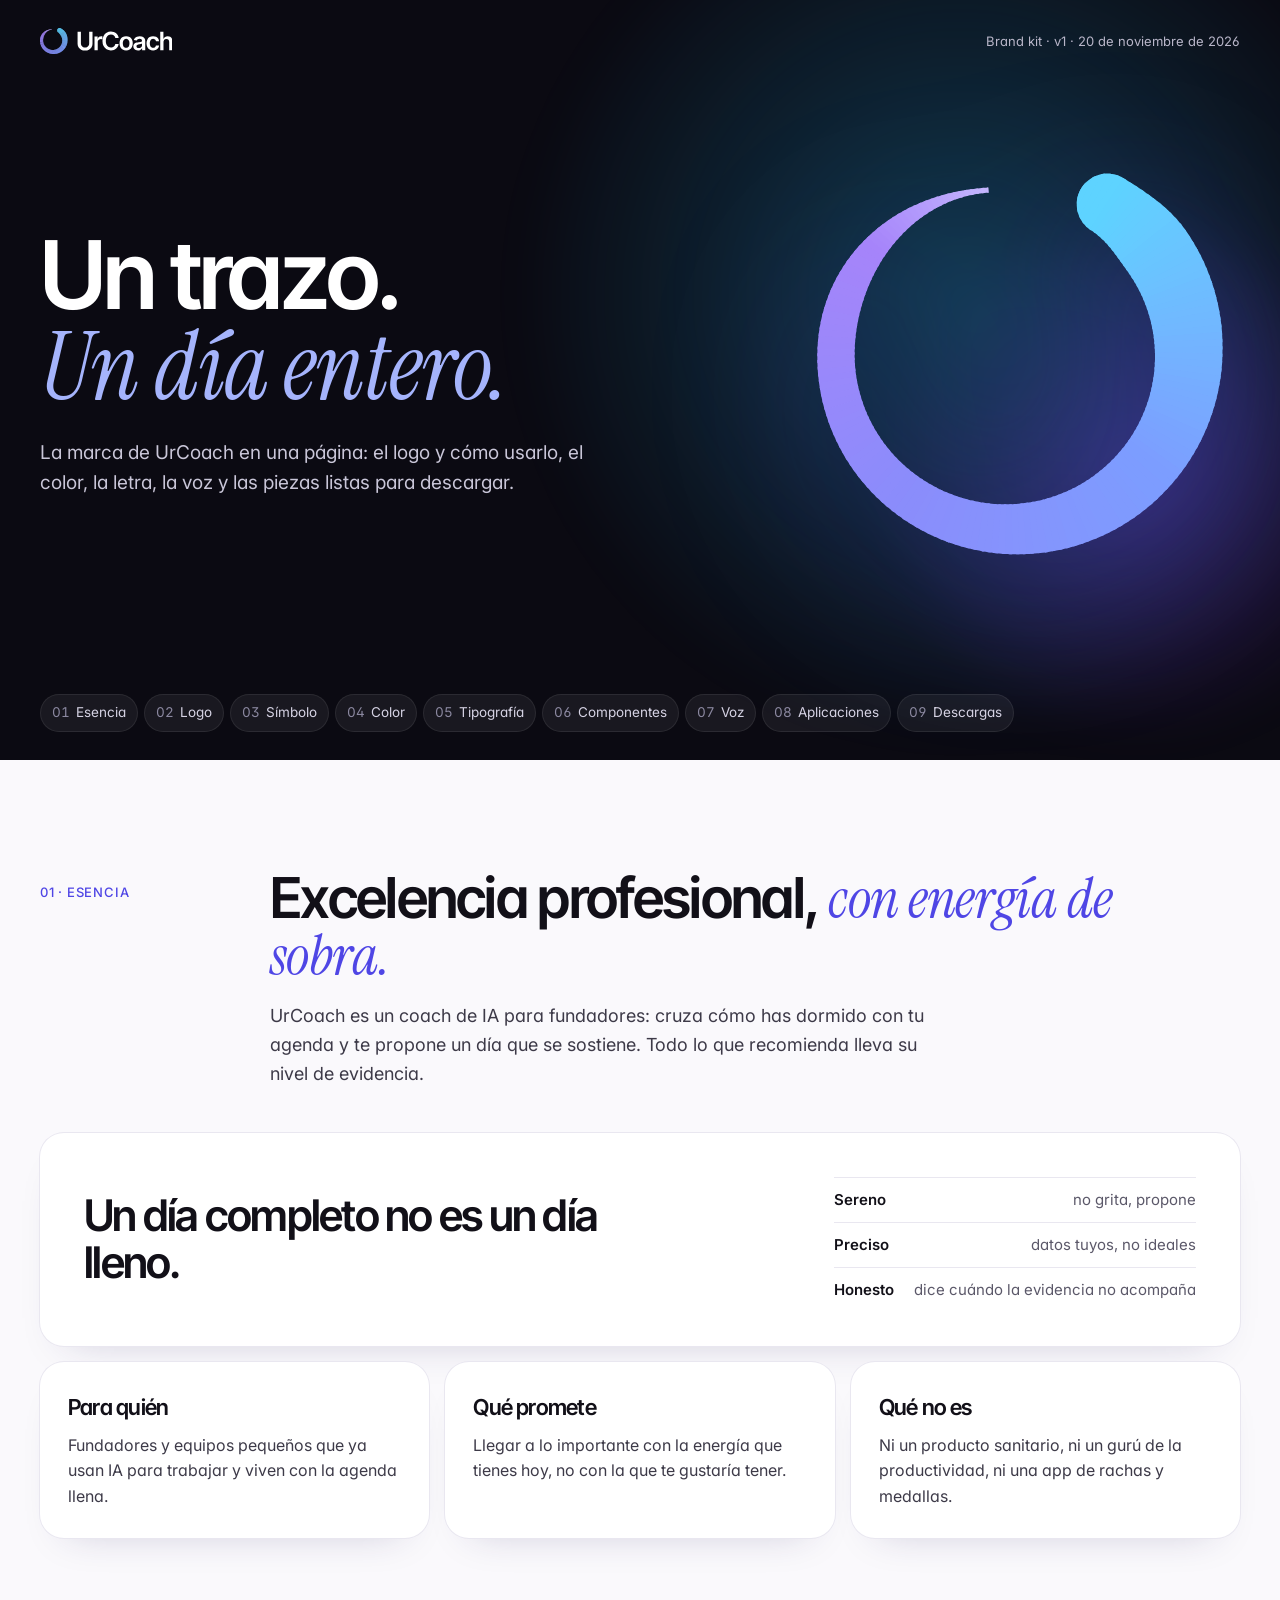
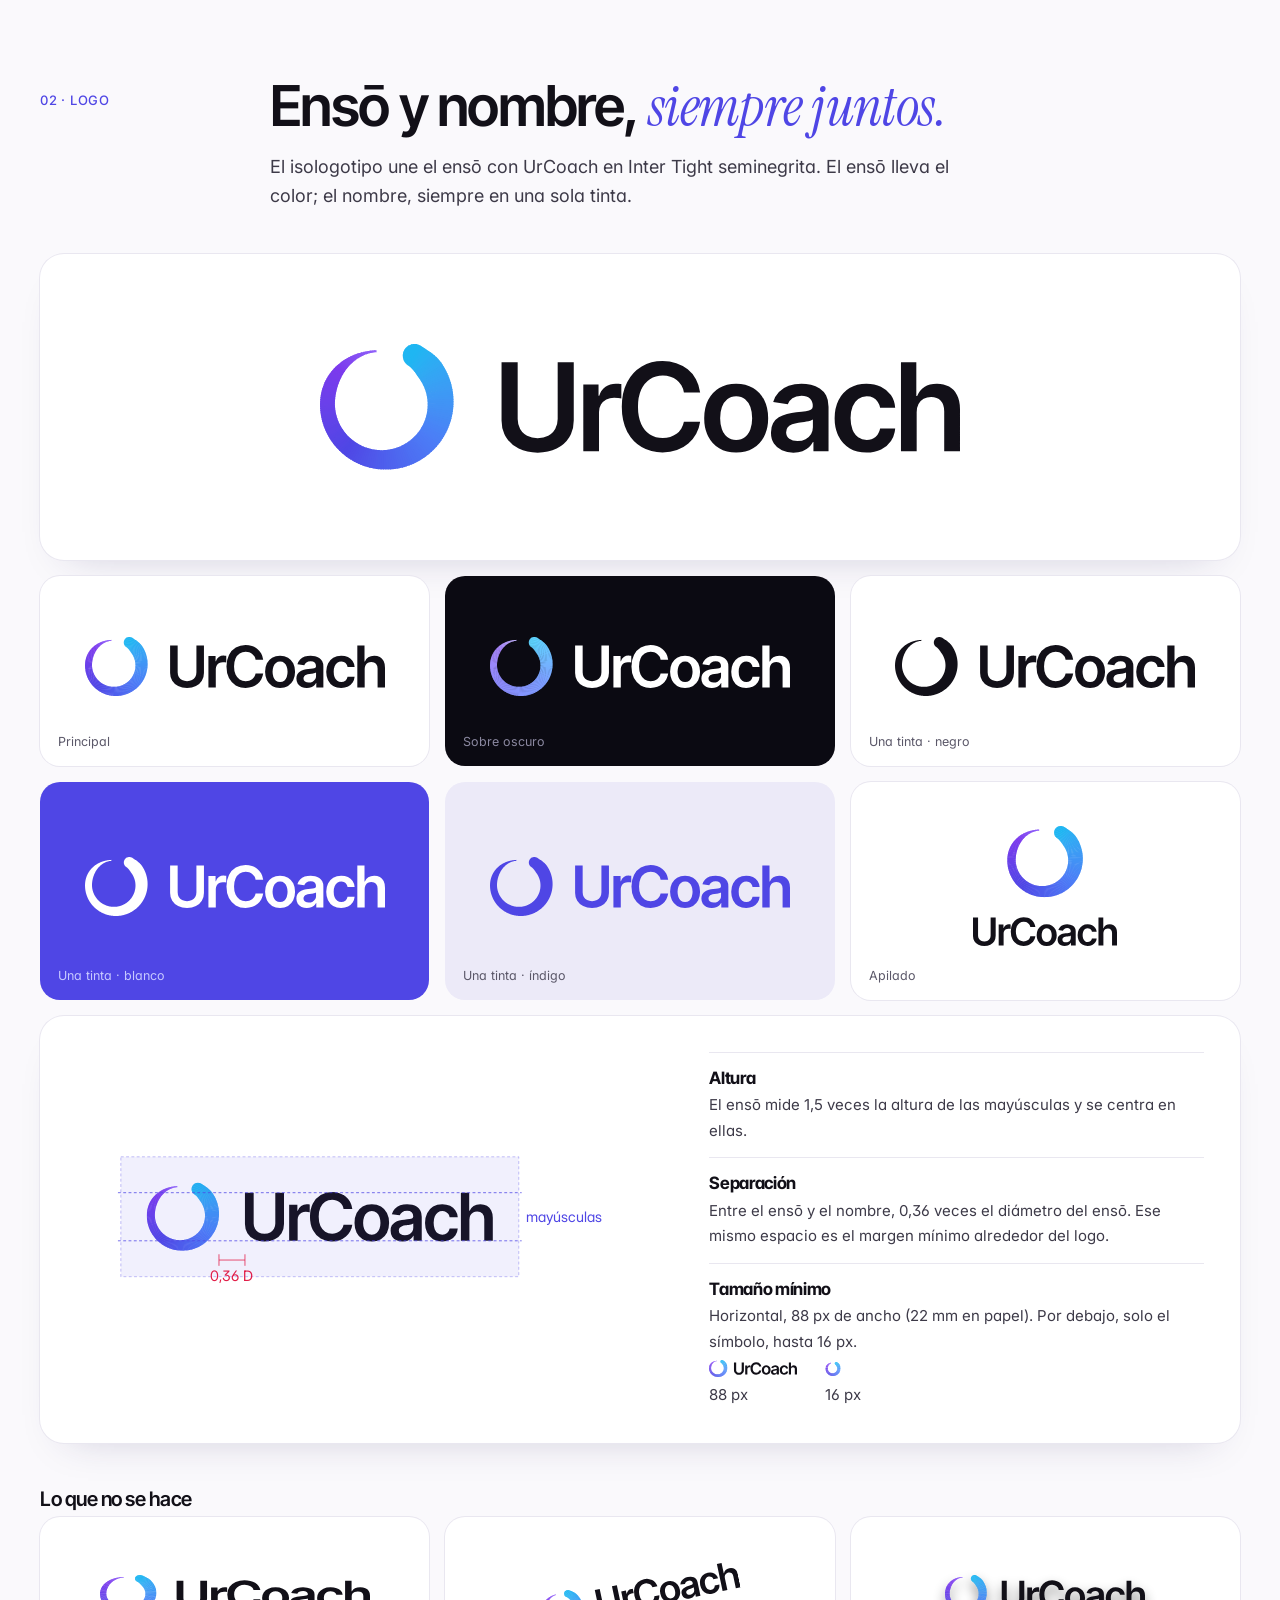
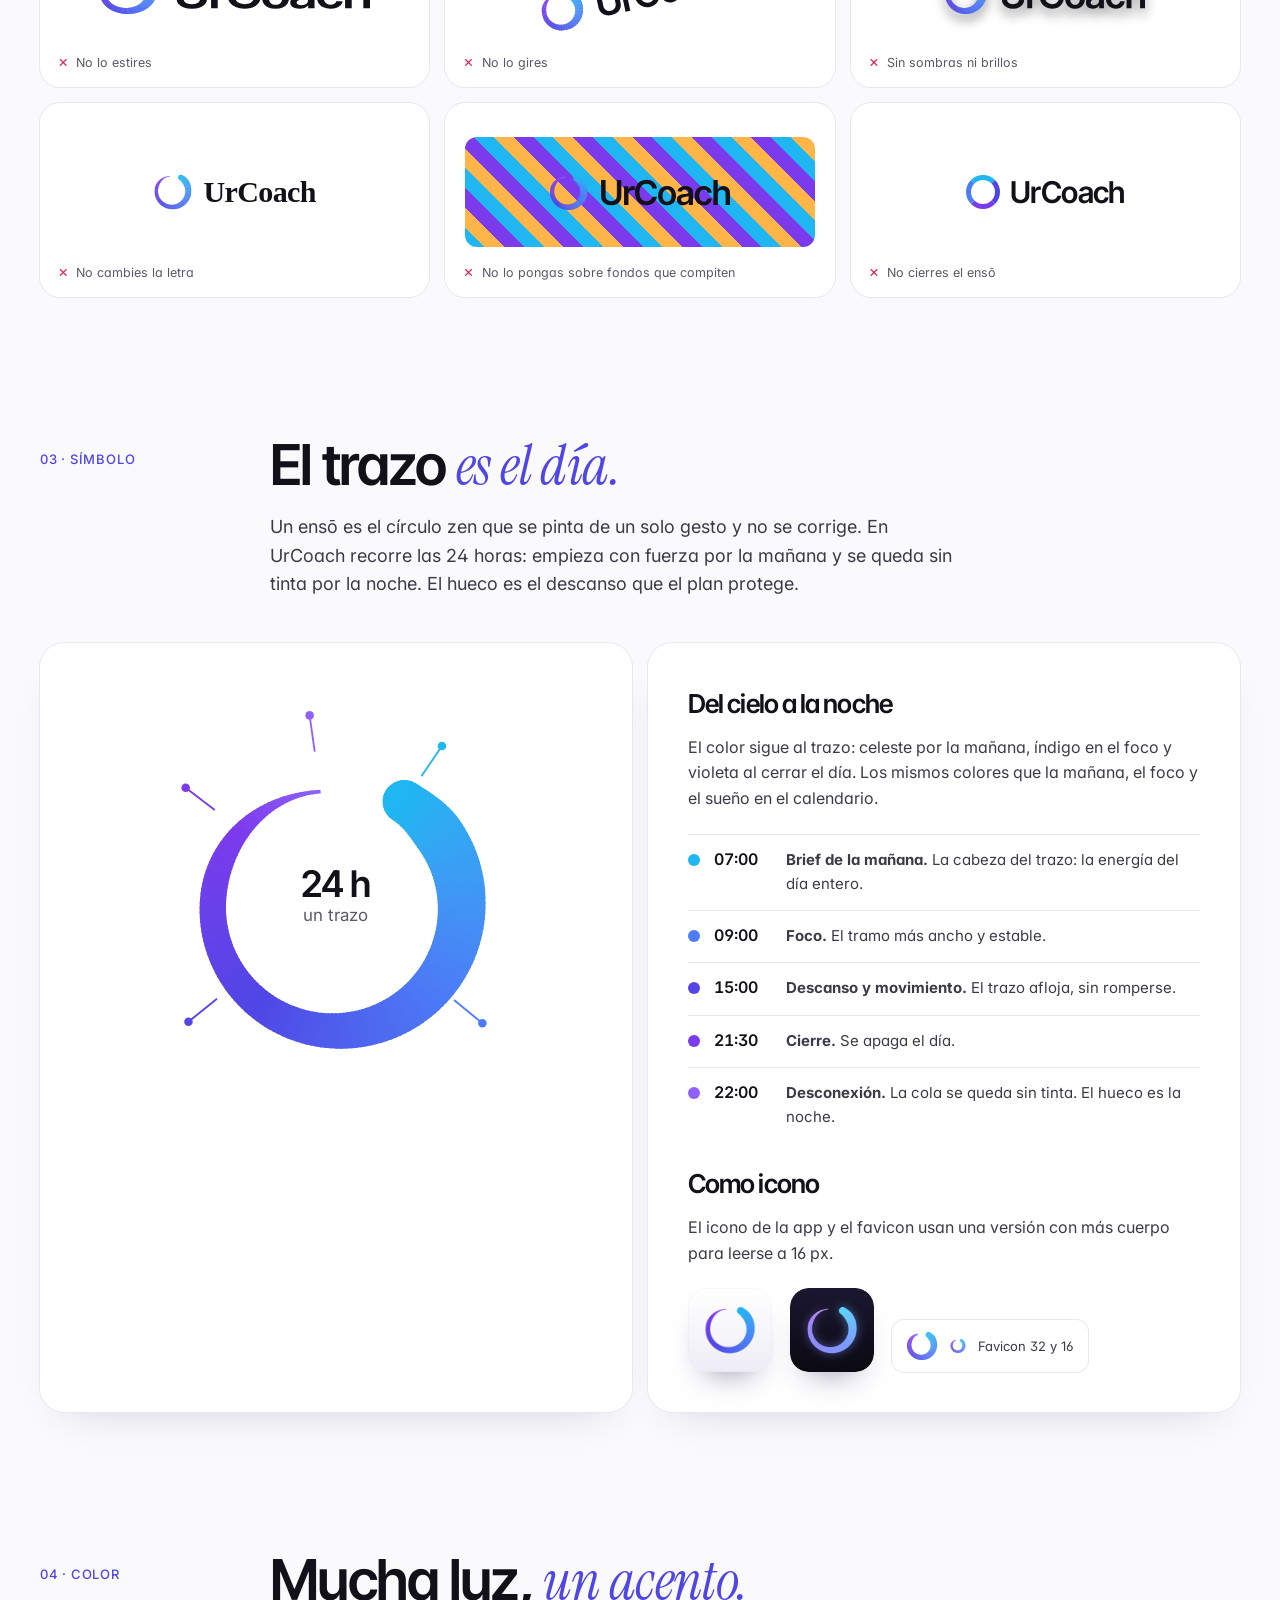
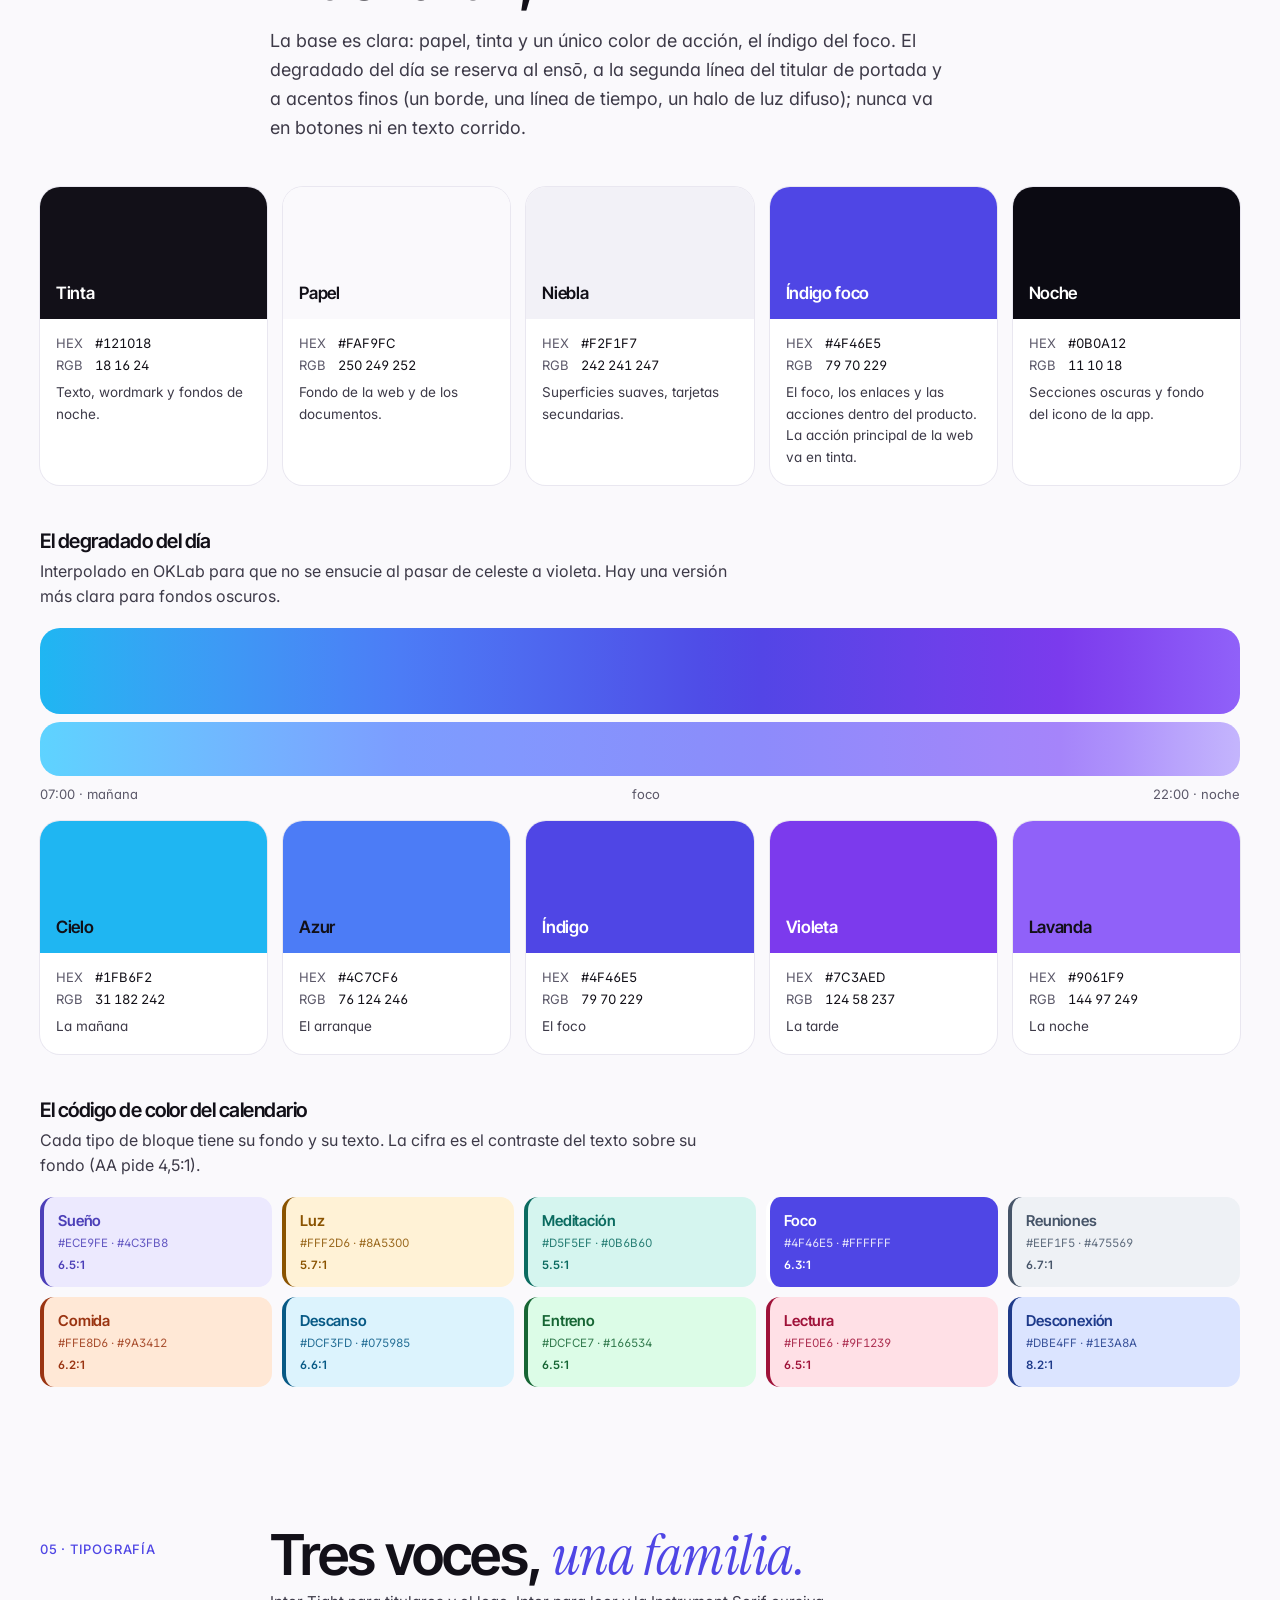
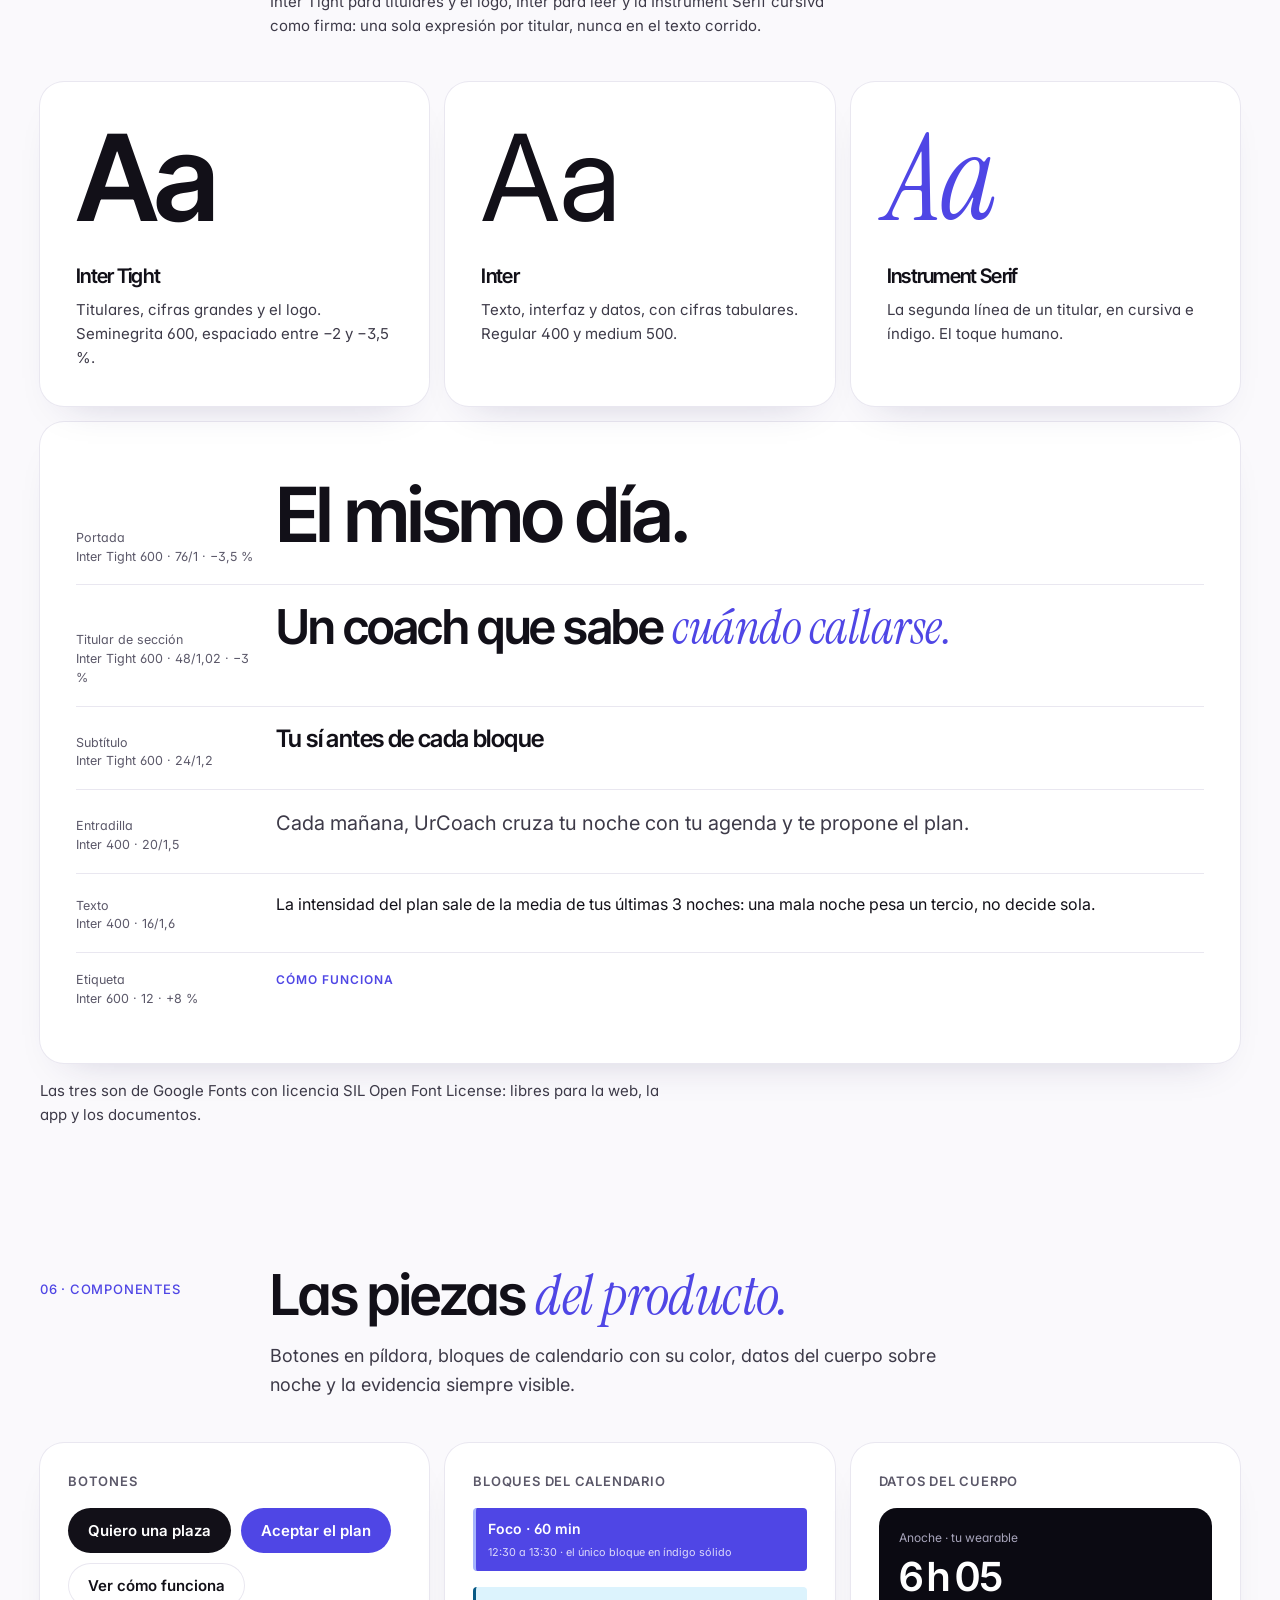
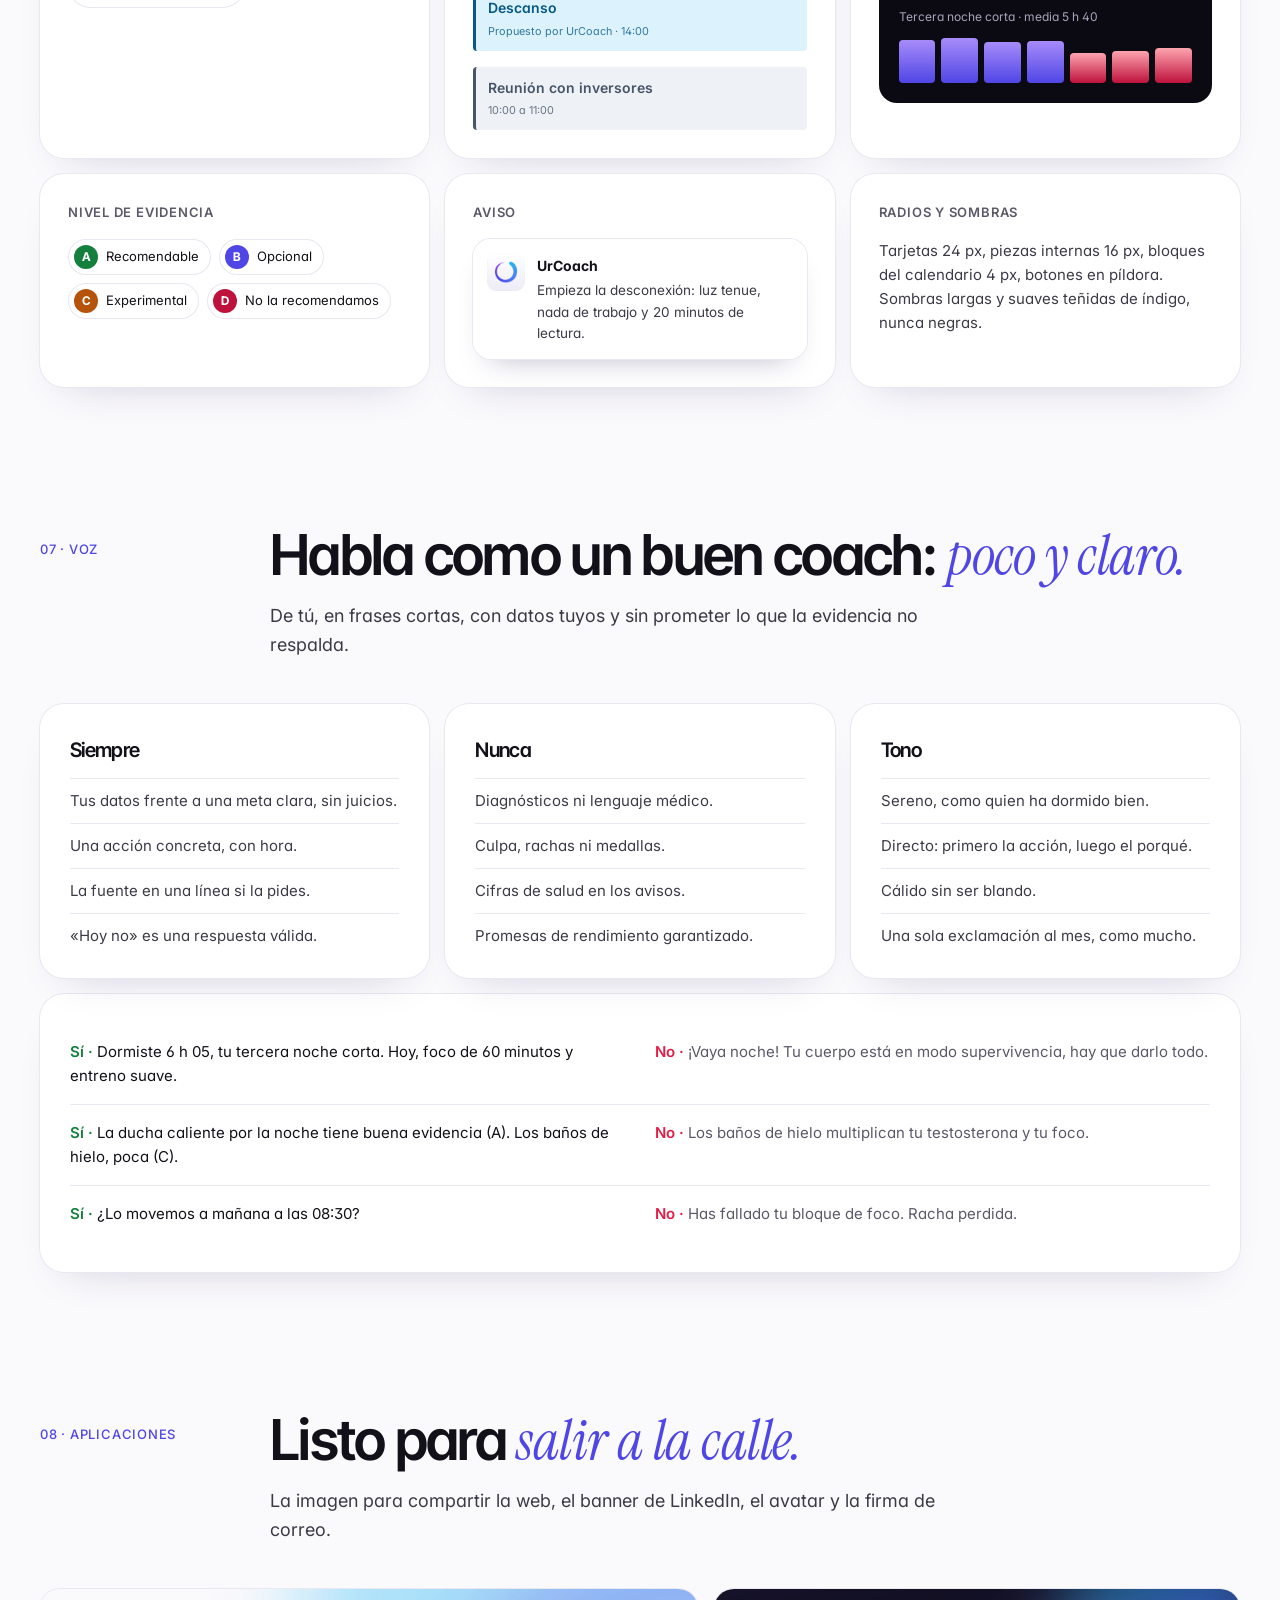
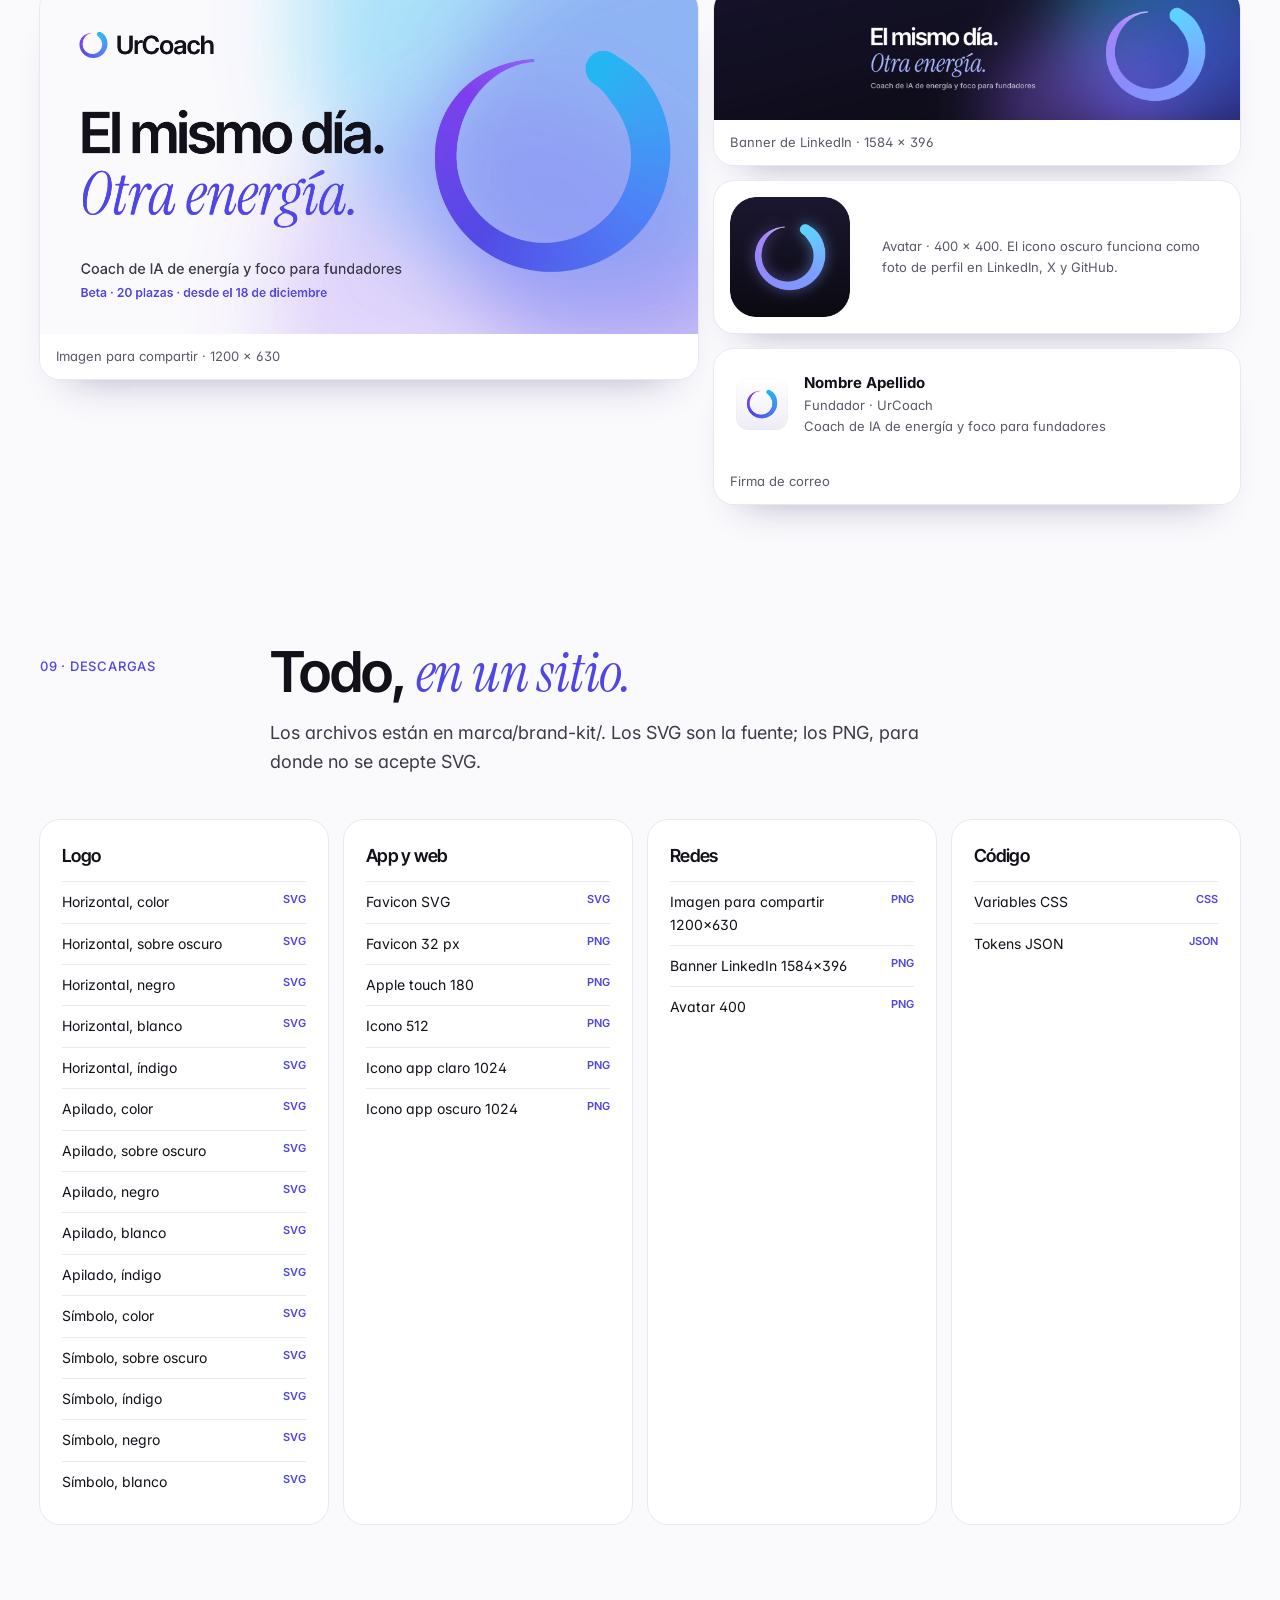
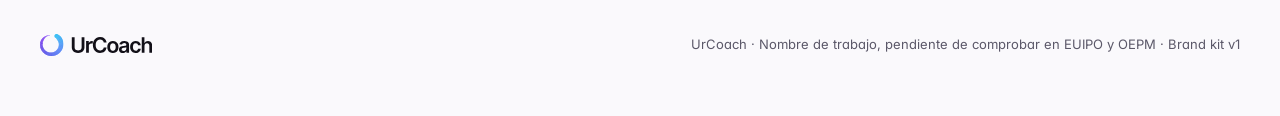
<file: marca/urcoach-brand-kit.html>
<!doctype html>
<html lang="es">
<head>
<meta charset="utf-8">
<meta name="viewport" content="width=device-width, initial-scale=1">
<title>UrCoach · Brand kit</title>
<meta name="robots" content="noindex, nofollow">
<link rel="icon" href="brand-kit/app/favicon.svg" type="image/svg+xml">
<link rel="preconnect" href="https://fonts.googleapis.com"><link rel="preconnect" href="https://fonts.gstatic.com" crossorigin>
<link href="https://fonts.googleapis.com/css2?family=Inter+Tight:wght@500;600&family=Inter:opsz,wght@14..32,400..600&family=Instrument+Serif:ital@0;1&display=swap" rel="stylesheet">
<style>
:root{
  --uc-ink:#121018; --uc-paper:#FAF9FC; --uc-mist:#F2F1F7; --uc-indigo:#4F46E5; --uc-night:#0B0A12;
  --uc-ink-2:#3D3A48; --uc-muted:#5B5869; --uc-line:#E9E7F0;
  --uc-day:linear-gradient(100deg,#1FB6F2 0%,#4C7CF6 30%,#4F46E5 57%,#7C3AED 86%,#9061F9 100%);
  --uc-day-dark:linear-gradient(100deg,#5ED3FF 0%,#7C9DFF 30%,#8B8CFB 57%,#A684FA 86%,#C4B5FD 100%);
  --uc-font-display:"Inter Tight","Inter",system-ui,sans-serif;
  --uc-font-text:"Inter",system-ui,sans-serif;
  --uc-font-accent:"Instrument Serif",Georgia,serif;
  --uc-sueno:#ECE9FE; --uc-sueno-t:#4C3FB8;
  --uc-luz:#FFF2D6; --uc-luz-t:#8A5300;
  --uc-medita:#D5F5EF; --uc-medita-t:#0B6B60;
  --uc-foco:#4F46E5; --uc-foco-t:#FFFFFF;
  --uc-reunion:#EEF1F5; --uc-reunion-t:#475569;
  --uc-comida:#FFE8D6; --uc-comida-t:#9A3412;
  --uc-descanso:#DCF3FD; --uc-descanso-t:#075985;
  --uc-entreno:#DCFCE7; --uc-entreno-t:#166534;
  --uc-lectura:#FFE0E6; --uc-lectura-t:#9F1239;
  --uc-descon:#DBE4FF; --uc-descon-t:#1E3A8A;
}

*{box-sizing:border-box}
html{scroll-behavior:smooth;scroll-padding-top:24px}
body{margin:0;background:var(--uc-paper);color:var(--uc-ink);font:400 16px/1.6 var(--uc-font-text);-webkit-font-smoothing:antialiased;font-feature-settings:"cv11","ss01"}
.wrap{width:min(1200px,100% - 32px);margin-inline:auto}
h1,h2,h3{font-family:var(--uc-font-display);font-weight:600;letter-spacing:-.035em;margin:0}
em.s{font-family:var(--uc-font-accent);font-style:italic;font-weight:400;letter-spacing:-.01em;color:var(--uc-indigo)}
.cover{position:relative;overflow:hidden;background:var(--uc-night);color:#fff;padding:28px 0 0}
.cover:before{content:"";position:absolute;inset:-20% -10% auto auto;width:70vw;height:70vw;max-width:900px;max-height:900px;background:radial-gradient(closest-side,rgba(31,182,242,.28),transparent),radial-gradient(closest-side at 70% 70%,rgba(124,58,237,.35),transparent);filter:blur(20px)}
.ctop{position:relative;display:flex;justify-content:space-between;align-items:center;font-size:13px;color:#b9b6c9}
.ctop svg{height:26px;width:auto}
.chero{position:relative;display:grid;grid-template-columns:1.1fr .9fr;gap:40px;align-items:center;padding:90px 0 110px}
.chero h1{font-size:clamp(48px,7.4vw,104px);line-height:.95;letter-spacing:-.035em}
.chero h1 em{color:#a5b4fc}
.chero p{color:#c9c6d8;font-size:19px;max-width:46ch;margin:26px 0 0}
.chero .ens{width:100%;max-width:440px;justify-self:end;filter:drop-shadow(0 30px 80px rgba(79,70,229,.45))}
.toc{position:relative;display:flex;gap:6px;flex-wrap:wrap;padding:0 0 28px}
.toc a{color:#d6d3e4;text-decoration:none;font-size:13.5px;padding:8px 12px;border-radius:999px;background:rgba(255,255,255,.06);box-shadow:inset 0 0 0 1px rgba(255,255,255,.08)}
.toc a span{font-variant-numeric:tabular-nums;color:#8b88a0;margin-right:6px}
.toc a:hover{background:rgba(255,255,255,.12)}
section.s{padding:110px 0 30px}
.sh{display:grid;grid-template-columns:200px 1fr;gap:30px;margin-bottom:44px}
.sh .n{font:500 13px var(--uc-font-text);color:var(--uc-indigo);letter-spacing:.06em;text-transform:uppercase;padding-top:14px}
.sh h2{font-size:clamp(34px,4.4vw,58px);line-height:1;letter-spacing:-.03em}
.sh p{color:var(--uc-ink-2);font-size:18px;max-width:62ch;margin:18px 0 0}
.card{background:#fff;border-radius:24px;box-shadow:0 0 0 1px var(--uc-line),0 20px 40px -28px rgba(40,30,90,.25)}
.grid{display:grid;gap:16px}
.g2{grid-template-columns:1fr 1fr}.g3{grid-template-columns:repeat(3,1fr)}.g4{grid-template-columns:repeat(4,1fr)}.g5{grid-template-columns:repeat(5,1fr)}
.ess .card{padding:28px}
.ess h3{font-size:22px;margin-bottom:8px}
.ess p{margin:0;color:var(--uc-ink-2)}
.ess .big{grid-column:1/-1;padding:44px;display:flex;justify-content:space-between;gap:30px;align-items:center}
.ess .big blockquote{margin:0;font:600 clamp(28px,3.4vw,44px)/1.08 var(--uc-font-display);letter-spacing:-.04em;max-width:22ch}
.ess .traits{display:flex;flex-direction:column;gap:10px;min-width:260px}
.ess .traits span{display:flex;justify-content:space-between;gap:20px;border-top:1px solid var(--uc-line);padding-top:10px;font-size:15px}
.ess .traits b{font-weight:600}
.ess .traits i{font-style:normal;color:var(--uc-muted)}
.hero-logo{padding:90px 40px;display:flex;justify-content:center}
.hero-logo svg{width:min(100%,640px);height:auto}
.ver{margin:0;border-radius:20px;display:flex;align-items:center;justify-content:center;padding:44px 28px 54px;position:relative;min-height:190px}
.ver img{width:min(100%,300px);height:auto}
.ver.v-st img{width:auto;height:120px}
.ver figcaption,.no figcaption{position:absolute;left:18px;bottom:14px;font-size:12.5px;color:var(--uc-muted)}
.v-l{background:#fff;box-shadow:0 0 0 1px var(--uc-line)}.v-d{background:var(--uc-night)}.v-d figcaption{color:#8b88a0}
.v-i{background:var(--uc-indigo)}.v-i figcaption{color:#c7c9ff}.v-m{background:#eceaf8}
.rules{margin-top:16px;padding:36px;display:grid;grid-template-columns:1.2fr 1fr;gap:40px;align-items:center}
.cons{position:relative;padding:40px}
.cons svg{width:100%;height:auto;overflow:visible}
.rules ul{margin:0;padding:0;list-style:none;display:grid;gap:14px}
.rules li{border-top:1px solid var(--uc-line);padding-top:12px}
.rules li b{display:block;font-family:var(--uc-font-display);font-size:17px;letter-spacing:-.02em}
.rules li span{color:var(--uc-ink-2);font-size:15px}
.mins{display:flex;gap:28px;align-items:flex-end;margin-top:6px}
.mins div{display:flex;flex-direction:column;gap:6px;font-size:12px;color:var(--uc-muted)}
.no{margin:0;position:relative;background:#fff;border-radius:20px;box-shadow:0 0 0 1px var(--uc-line);padding:34px 20px 50px;min-height:170px;display:flex;align-items:center;justify-content:center;overflow:hidden}
.no-art{display:flex;align-items:center;justify-content:center;width:100%}
.no img{width:200px;height:auto}
.no figcaption b{color:#e11d48;margin-right:4px}
.fake{display:inline-flex;align-items:center;gap:10px;font:600 30px var(--uc-font-display);letter-spacing:-.02em}
.fk-e{width:40px;height:40px}
.ring{width:34px;height:34px;border-radius:50%;border:5px solid;border-color:#1FB6F2 #4F46E5 #7C3AED #4C7CF6}
.busy{width:100%;height:100%;min-height:110px;border-radius:12px;display:flex;align-items:center;justify-content:center;background:repeating-linear-gradient(45deg,#1FB6F2 0 14px,#ffb547 14px 28px,#7C3AED 28px 42px)}
.busy img{width:180px}
.sym{display:grid;grid-template-columns:1fr 1fr;gap:16px}
.sym .card{padding:40px}
.dayd{width:100%;max-width:440px;display:block;margin:0 auto}
.dd-n{font:600 12px var(--uc-font-display);fill:var(--uc-ink);letter-spacing:-.02em}
.dd-s{font:400 5.5px var(--uc-font-text);fill:var(--uc-muted)}
.daylist{list-style:none;margin:0;padding:0;display:grid;gap:14px}
.daylist li{display:grid;grid-template-columns:14px 60px 1fr;gap:12px;align-items:baseline;border-top:1px solid var(--uc-line);padding-top:12px}
.daylist i{width:12px;height:12px;border-radius:50%;transform:translateY(1px)}
.daylist b{font-variant-numeric:tabular-nums;font-weight:600}
.daylist span{color:var(--uc-ink-2);font-size:15px}
.sym h3{font-size:26px;margin-bottom:10px}
.sym p{color:var(--uc-ink-2);margin:0 0 22px}
.icons{display:flex;gap:18px;align-items:flex-end;flex-wrap:wrap}
.icons img{border-radius:22%;box-shadow:0 18px 30px -18px rgba(40,30,90,.5)}
.icons .fv{display:flex;gap:12px;align-items:center;background:#fff;border-radius:12px;box-shadow:0 0 0 1px var(--uc-line);padding:10px 14px;font-size:13px;color:var(--uc-ink-2)}
.icons .fv img{box-shadow:none;border-radius:0}
.sw{background:#fff;border-radius:20px;box-shadow:0 0 0 1px var(--uc-line);overflow:hidden}
.sw .chip{height:132px;padding:16px;display:flex;align-items:flex-end;font:600 17px var(--uc-font-display);letter-spacing:-.02em}
.sw dl{display:grid;grid-template-columns:auto 1fr;gap:2px 12px;margin:14px 16px 6px;font-size:13px}
.sw dt{color:var(--uc-muted)}.sw dd{margin:0;font-variant-numeric:tabular-nums}
.sw p{margin:0 16px 16px;font-size:13.5px;color:var(--uc-ink-2)}
.gbar{height:86px;border-radius:20px;margin:16px 0 8px;position:relative}
.gnote{display:flex;justify-content:space-between;font-size:13px;color:var(--uc-muted)}
.blks{display:grid;grid-template-columns:repeat(5,1fr);gap:10px}
.blk{border-radius:14px;padding:14px 14px 12px;display:flex;flex-direction:column;gap:4px;border-left:4px solid currentColor}
.blk b{font:600 15px var(--uc-font-display);letter-spacing:-.01em}
.blk span{font-size:11.5px;opacity:.85;font-variant-numeric:tabular-nums}
.blk em{font-style:normal;font-size:11.5px;font-weight:600}
.sub{font:600 20px var(--uc-font-display);letter-spacing:-.025em;margin:44px 0 6px}
.subp{color:var(--uc-ink-2);margin:0 0 18px;max-width:70ch}
.typo .card{padding:36px}
.spec-a{font:600 120px/1 var(--uc-font-display);letter-spacing:-.035em}
.spec-b{font:400 120px/1 var(--uc-font-text)}
.spec-c{font:400 120px/1 var(--uc-font-accent);font-style:italic;color:var(--uc-indigo)}
.typo h3{font-size:20px;margin-top:22px}
.typo p{margin:6px 0 0;color:var(--uc-ink-2);font-size:15px}
.scale{margin-top:16px;padding:12px 36px}
.scale div{display:grid;grid-template-columns:180px 1fr;gap:20px;align-items:baseline;border-top:1px solid var(--uc-line);padding:18px 0}
.scale div:first-child{border-top:0}
.scale small{font-size:12.5px;color:var(--uc-muted);line-height:1.5}
.t-d{font:600 76px/1 var(--uc-font-display);letter-spacing:-.035em}
.t-h2{font:600 48px/1.02 var(--uc-font-display);letter-spacing:-.03em}
.t-h3{font:600 24px/1.2 var(--uc-font-display);letter-spacing:-.025em}
.t-l{font:400 20px/1.5 var(--uc-font-text);color:var(--uc-ink-2)}
.t-b{font:400 16px/1.6 var(--uc-font-text)}
.t-e{font:600 12px var(--uc-font-text);letter-spacing:.08em;text-transform:uppercase;color:var(--uc-indigo)}
.cmp-row{display:grid;grid-template-columns:repeat(3,1fr);gap:16px}
.cmp-row .card{padding:28px;display:flex;flex-direction:column;gap:16px}
.cmp-row h3{font-size:13px;font-family:var(--uc-font-text);font-weight:600;letter-spacing:.06em;text-transform:uppercase;color:var(--uc-muted)}
.btns{display:flex;gap:10px;flex-wrap:wrap}
.btn{display:inline-flex;align-items:center;gap:8px;border:0;border-radius:999px;padding:13px 20px;font:600 15px var(--uc-font-text);cursor:pointer}
.b1{background:var(--uc-ink);color:#fff}.b2{background:var(--uc-indigo);color:#fff}.b3{background:#fff;color:var(--uc-ink);box-shadow:inset 0 0 0 1px var(--uc-line)}
.calb{border-radius:4px;padding:10px 12px;border-left:3px solid currentColor;font-size:13px}
.calb b{display:block;font-weight:600;font-size:14px}
.calb small{opacity:.8}
.calb.pro{background-image:repeating-linear-gradient(135deg,transparent 0 8px,rgba(255,255,255,.55) 8px 10px)}
.sleep{background:var(--uc-night);color:#fff;border-radius:18px;padding:20px;display:grid;gap:10px}
.sleep small{color:#a7a4ba;font-size:12px}
.sleep strong{font:600 40px/1 var(--uc-font-display);letter-spacing:-.04em}
.sleep .bars{display:flex;gap:6px;align-items:flex-end;height:46px}
.sleep .bars i{flex:1;border-radius:4px;background:linear-gradient(#a78bfa,#4f46e5)}
.sleep .bars i.low{background:linear-gradient(#fda4af,#be123c)}
.ev{display:flex;gap:8px;flex-wrap:wrap}
.ev span{display:inline-flex;gap:8px;align-items:center;border-radius:999px;padding:6px 12px 6px 6px;font-size:13px;box-shadow:inset 0 0 0 1px var(--uc-line);background:#fff}
.ev b{width:24px;height:24px;border-radius:50%;display:grid;place-items:center;font:700 12px var(--uc-font-display);color:#fff}
.note{display:flex;gap:12px;align-items:flex-start;background:rgba(255,255,255,.85);backdrop-filter:blur(12px);border-radius:18px;padding:14px;box-shadow:0 0 0 1px var(--uc-line),0 16px 30px -18px rgba(40,30,90,.35)}
.note img{width:38px;height:38px;border-radius:9px}
.note b{font-size:14px}.note p{margin:2px 0 0;font-size:13.5px;color:var(--uc-ink-2)}
.voice .card{padding:30px}
.voice h3{font-size:20px;margin-bottom:12px}
.voice ul{margin:0;padding:0;list-style:none;display:grid;gap:10px}
.voice li{border-top:1px solid var(--uc-line);padding-top:10px;font-size:15px;color:var(--uc-ink-2)}
.dodont{margin-top:16px;padding:10px 30px}
.dodont div{display:grid;grid-template-columns:1fr 1fr;gap:30px;border-top:1px solid var(--uc-line);padding:16px 0}
.dodont div:first-child{border-top:0}
.dodont span{font-size:15px}
.dodont .y:before{content:"Sí · ";color:#15803d;font-weight:600}
.dodont .x{color:var(--uc-muted)}.dodont .x:before{content:"No · ";color:#e11d48;font-weight:600}
.apps{display:grid;grid-template-columns:1.25fr 1fr;gap:16px;align-items:start}
.apps figure{margin:0;border-radius:20px;overflow:hidden;box-shadow:0 0 0 1px var(--uc-line),0 24px 40px -30px rgba(40,30,90,.45);position:relative;background:#fff}
.apps figure img{display:block;width:100%;height:auto}
.apps figcaption{padding:12px 16px;font-size:13px;color:var(--uc-muted);background:#fff}
.apps .stack{display:grid;gap:16px}
.sig{padding:22px;display:flex;gap:16px;align-items:center;background:#fff}
.apps .sig img{width:52px;height:52px;border-radius:12px}
.sig b{display:block;font-size:15px}.sig span{display:block;font-size:13px;color:var(--uc-muted)}
.dls{display:grid;grid-template-columns:repeat(4,1fr);gap:16px}
.dlg{background:#fff;border-radius:20px;box-shadow:0 0 0 1px var(--uc-line);padding:22px}
.dlg h3{font-size:18px;margin-bottom:10px}
.dlg ul{list-style:none;margin:0;padding:0}
.dlg a{display:flex;justify-content:space-between;gap:10px;padding:9px 0;border-top:1px solid var(--uc-line);color:var(--uc-ink);text-decoration:none;font-size:14px}
.dlg a span{font-size:11px;color:var(--uc-indigo);font-weight:600}
.dlg a:hover{color:var(--uc-indigo)}
footer{padding:80px 0 60px;color:var(--uc-muted);font-size:13px;display:flex;justify-content:space-between;gap:20px;flex-wrap:wrap}
footer svg{height:22px;width:auto}
@media (max-width:980px){.chero,.sh,.rules,.sym,.apps{grid-template-columns:1fr}.chero .ens{justify-self:start;max-width:260px}.g3,.g4,.g5,.cmp-row,.dls{grid-template-columns:1fr 1fr}.blks{grid-template-columns:repeat(2,1fr)}.ess .big{flex-direction:column;align-items:flex-start}.spec-a,.spec-b,.spec-c{font-size:84px}}
@media (max-width:640px){.ctop>span{display:none}.g2,.g3,.g4,.g5,.cmp-row,.dls{grid-template-columns:1fr}.scale div{grid-template-columns:1fr;gap:6px}.t-d{font-size:52px}.t-h2{font-size:36px}.dodont div{grid-template-columns:1fr;gap:6px}.hero-logo{padding:50px 20px}section.s{padding-top:80px}}
</style>
</head>
<body>
<header class="cover">
  <div class="wrap">
    <div class="ctop"><svg class="lk" viewBox="-196.75 -120.58 719.18 141.16" role="img" aria-label="UrCoach"><g transform="translate(-219.07 -149.31) scale(1.56)"><clipPath id="ec29"><path d="M77.83 33.94L78.22 34.2L78.56 34.44L78.9 34.69L79.22 34.95L79.54 35.23L79.85 35.51L80.15 35.8L80.45 36.09L80.74 36.4L81.02 36.71L81.3 37.03L81.56 37.35L81.83 37.67L82.08 38L82.34 38.33L82.58 38.67L82.83 39.01L83.07 39.34L83.3 39.68L83.54 40.02L83.77 40.36L84 40.7L84.23 41.04L84.46 41.38L84.68 41.72L84.91 42.05L85.14 42.39L85.38 42.72L85.61 43.05L85.85 43.38L86.09 43.71L86.32 44.04L86.54 44.38L86.76 44.72L86.98 45.06L87.2 45.41L87.4 45.76L87.61 46.11L87.81 46.47L88.01 46.82L88.2 47.18L88.39 47.55L88.57 47.91L88.75 48.28L88.92 48.65L89.09 49.03L89.25 49.4L89.41 49.78L89.57 50.16L89.72 50.54L89.86 50.93L90 51.32L90.14 51.7L90.27 52.1L90.4 52.49L90.52 52.88L90.63 53.28L90.74 53.68L90.85 54.08L90.95 54.48L91.04 54.88L91.13 55.29L91.22 55.7L91.3 56.1L91.37 56.51L91.44 56.92L91.51 57.33L91.57 57.75L91.62 58.16L91.67 58.58L91.71 58.99L91.75 59.41L91.78 59.83L91.81 60.24L91.83 60.66L91.84 61.08L91.85 61.5L91.86 61.92L91.86 62.34L91.85 62.76L91.84 63.19L91.82 63.61L91.8 64.03L91.77 64.45L91.74 64.87L91.7 65.29L91.66 65.71L91.61 66.14L91.55 66.56L91.49 66.98L91.42 67.4L91.35 67.82L91.27 68.23L91.19 68.65L91.1 69.07L91 69.49L90.9 69.9L90.8 70.31L90.69 70.73L90.57 71.14L90.45 71.55L90.32 71.96L90.19 72.37L90.05 72.78L89.9 73.18L89.75 73.58L89.6 73.99L89.44 74.39L89.27 74.79L89.1 75.18L88.92 75.58L88.74 75.97L88.55 76.36L88.36 76.75L88.16 77.13L87.96 77.52L87.75 77.9L87.53 78.28L87.31 78.65L87.09 79.03L86.86 79.4L86.63 79.77L86.39 80.13L86.14 80.49L85.89 80.85L85.64 81.21L85.38 81.56L85.11 81.91L84.84 82.26L84.57 82.6L84.29 82.94L84 83.28L83.72 83.61L83.42 83.94L83.12 84.26L82.82 84.59L82.52 84.9L82.2 85.22L81.89 85.53L81.57 85.83L81.24 86.14L80.91 86.43L80.58 86.73L80.24 87.02L79.9 87.3L79.56 87.58L79.21 87.86L78.85 88.13L78.5 88.4L78.14 88.66L77.77 88.92L77.4 89.17L77.03 89.42L76.65 89.66L76.27 89.9L75.89 90.13L75.51 90.36L75.12 90.58L74.72 90.8L74.33 91.01L73.93 91.22L73.53 91.43L73.12 91.62L72.71 91.81L72.3 92L71.89 92.18L71.47 92.36L71.05 92.53L70.63 92.69L70.21 92.85L69.78 93L69.35 93.15L68.92 93.29L68.49 93.43L68.05 93.56L67.61 93.68L67.18 93.8L66.73 93.91L66.29 94.02L65.85 94.12L65.4 94.21L64.95 94.3L64.51 94.38L64.06 94.46L63.6 94.53L63.15 94.59L62.7 94.65L62.24 94.7L61.79 94.75L61.33 94.79L60.87 94.82L60.41 94.85L59.96 94.87L59.5 94.88L59.04 94.89L58.58 94.89L58.12 94.89L57.66 94.88L57.2 94.86L56.74 94.84L56.28 94.81L55.82 94.77L55.36 94.73L54.9 94.68L54.44 94.62L53.99 94.56L53.53 94.49L53.07 94.42L52.62 94.34L52.16 94.25L51.71 94.16L51.26 94.06L50.81 93.96L50.36 93.85L49.91 93.73L49.46 93.6L49.02 93.47L48.57 93.34L48.13 93.2L47.69 93.05L47.25 92.89L46.82 92.73L46.38 92.57L45.95 92.39L45.52 92.21L45.1 92.03L44.67 91.84L44.25 91.64L43.83 91.44L43.41 91.23L43 91.02L42.59 90.8L42.18 90.57L41.78 90.34L41.38 90.11L40.98 89.86L40.58 89.62L40.19 89.36L39.8 89.1L39.42 88.84L39.04 88.57L38.66 88.3L38.29 88.02L37.92 87.73L37.55 87.44L37.19 87.15L36.83 86.85L36.48 86.54L36.13 86.23L35.78 85.92L35.44 85.6L35.11 85.27L34.78 84.94L34.45 84.61L34.13 84.27L33.81 83.93L33.5 83.58L33.19 83.23L32.88 82.88L32.59 82.52L32.29 82.15L32.01 81.78L31.72 81.41L31.44 81.04L31.17 80.66L30.91 80.27L30.64 79.89L30.39 79.5L30.14 79.1L29.89 78.71L29.65 78.31L29.42 77.9L29.19 77.49L28.97 77.08L28.75 76.67L28.54 76.26L28.33 75.84L28.13 75.42L27.94 74.99L27.75 74.56L27.57 74.14L27.4 73.7L27.23 73.27L27.06 72.83L26.91 72.4L26.76 71.96L26.61 71.51L26.47 71.07L26.34 70.62L26.22 70.18L26.1 69.73L25.98 69.28L25.88 68.82L25.77 68.37L25.68 67.92L25.59 67.46L25.51 67L25.44 66.55L25.37 66.09L25.31 65.63L25.25 65.17L25.2 64.71L25.16 64.25L25.12 63.79L25.09 63.33L25.07 62.87L25.05 62.41L25.04 61.94L25.04 61.48L25.04 61.02L25.05 60.56L25.06 60.1L25.08 59.64L25.11 59.18L25.14 58.72L25.18 58.27L25.22 57.81L25.26 57.35L25.32 56.89L25.37 56.44L25.43 55.98L25.5 55.53L25.57 55.08L25.65 54.63L25.73 54.17L25.81 53.72L25.9 53.27L26 52.82L26.1 52.38L26.2 51.93L26.31 51.48L26.42 51.04L26.54 50.6L26.66 50.15L26.79 49.71L26.92 49.27L27.06 48.83L27.2 48.39L27.35 47.96L27.5 47.52L27.65 47.09L27.81 46.65L27.98 46.22L28.15 45.79L28.32 45.36L28.5 44.94L28.68 44.51L28.87 44.09L29.07 43.67L29.27 43.25L29.47 42.83L29.68 42.41L29.89 42L30.11 41.58L30.34 41.17L30.56 40.77L30.8 40.36L31.04 39.96L31.28 39.56L31.53 39.16L31.79 38.76L32.05 38.37L32.31 37.98L32.58 37.59L32.86 37.21L33.14 36.83L33.42 36.45L33.72 36.08L34.01 35.71L34.31 35.34L34.62 34.98L34.93 34.62L35.25 34.26L35.57 33.91L35.9 33.57L36.23 33.22L36.57 32.89L36.91 32.55L37.26 32.22L37.61 31.9L37.97 31.58L38.33 31.26L38.7 30.96L39.08 30.65L39.45 30.35L39.83 30.06L40.22 29.77L40.61 29.49L41.01 29.22L41.41 28.95L41.81 28.69L42.22 28.43L42.63 28.18L43.05 27.94L43.47 27.7L43.9 27.47L44.33 27.25L44.76 27.03L45.19 26.82L45.63 26.62L46.08 26.43L46.52 26.24L46.97 26.06L47.42 25.89L47.88 25.73L48.33 25.58L48.79 25.43L49.26 25.29L49.72 25.16L50.19 25.04L50.66 24.93L51.12 24.82L51.6 24.73L52.07 24.64L52.54 24.56L53.02 24.49L53.49 24.43L53.97 24.38L54.45 24.34L54.93 24.31L54.83 22.81L54.34 22.84L53.84 22.88L53.34 22.92L52.84 22.96L52.34 23.01L51.85 23.06L51.35 23.12L50.85 23.18L50.35 23.24L49.85 23.32L49.35 23.39L48.85 23.47L48.35 23.56L47.85 23.65L47.34 23.74L46.84 23.84L46.34 23.95L45.84 24.06L45.34 24.18L44.84 24.3L44.34 24.42L43.84 24.56L43.34 24.7L42.84 24.84L42.34 24.99L41.84 25.15L41.34 25.31L40.84 25.48L40.34 25.66L39.85 25.84L39.35 26.02L38.86 26.22L38.36 26.42L37.87 26.63L37.38 26.84L36.89 27.06L36.41 27.29L35.92 27.52L35.43 27.76L34.95 28.01L34.47 28.26L33.99 28.53L33.52 28.79L33.05 29.07L32.57 29.35L32.11 29.64L31.64 29.94L31.18 30.24L30.72 30.55L30.26 30.87L29.81 31.19L29.36 31.53L28.92 31.87L28.48 32.21L28.04 32.57L27.61 32.93L27.18 33.29L26.76 33.67L26.34 34.05L25.92 34.44L25.51 34.83L25.11 35.24L24.71 35.65L24.32 36.06L23.93 36.48L23.55 36.91L23.17 37.35L22.8 37.79L22.44 38.24L22.08 38.7L21.73 39.16L21.38 39.63L21.05 40.1L20.72 40.58L20.39 41.07L20.08 41.56L19.77 42.06L19.47 42.56L19.17 43.07L18.89 43.59L18.61 44.11L18.34 44.63L18.08 45.16L17.82 45.7L17.58 46.23L17.34 46.78L17.11 47.33L16.89 47.88L16.68 48.44L16.48 49L16.29 49.56L16.1 50.13L15.92 50.7L15.76 51.28L15.6 51.85L15.45 52.43L15.31 53.02L15.18 53.6L15.06 54.19L14.95 54.78L14.84 55.38L14.75 55.97L14.67 56.57L14.59 57.17L14.53 57.77L14.47 58.37L14.42 58.97L14.38 59.58L14.35 60.18L14.33 60.79L14.32 61.39L14.31 62L14.31 62.61L14.32 63.21L14.34 63.82L14.37 64.43L14.4 65.04L14.44 65.64L14.5 66.25L14.55 66.86L14.62 67.46L14.7 68.07L14.78 68.68L14.87 69.28L14.97 69.88L15.08 70.49L15.19 71.09L15.31 71.69L15.45 72.29L15.58 72.88L15.73 73.48L15.89 74.07L16.05 74.66L16.22 75.26L16.4 75.84L16.59 76.43L16.78 77.01L16.98 77.6L17.2 78.18L17.41 78.75L17.64 79.33L17.87 79.9L18.12 80.47L18.36 81.03L18.62 81.6L18.89 82.16L19.16 82.71L19.44 83.27L19.73 83.82L20.02 84.36L20.32 84.91L20.63 85.45L20.95 85.98L21.27 86.51L21.6 87.04L21.94 87.56L22.29 88.08L22.64 88.6L23 89.11L23.37 89.61L23.74 90.11L24.12 90.61L24.51 91.1L24.9 91.59L25.31 92.07L25.71 92.54L26.13 93.02L26.55 93.48L26.97 93.94L27.41 94.4L27.85 94.85L28.29 95.29L28.75 95.73L29.2 96.16L29.67 96.59L30.14 97.01L30.61 97.42L31.1 97.83L31.58 98.23L32.08 98.63L32.57 99.02L33.08 99.4L33.59 99.78L34.1 100.15L34.62 100.51L35.15 100.86L35.68 101.21L36.21 101.56L36.75 101.89L37.3 102.22L37.85 102.54L38.4 102.85L38.96 103.16L39.52 103.46L40.09 103.75L40.66 104.04L41.23 104.31L41.81 104.58L42.39 104.84L42.98 105.1L43.57 105.34L44.16 105.58L44.76 105.81L45.36 106.04L45.97 106.25L46.57 106.46L47.18 106.66L47.8 106.85L48.41 107.03L49.03 107.2L49.65 107.37L50.28 107.53L50.9 107.68L51.53 107.82L52.16 107.95L52.79 108.07L53.43 108.19L54.07 108.3L54.7 108.4L55.34 108.49L55.98 108.57L56.63 108.64L57.27 108.7L57.92 108.76L58.56 108.81L59.21 108.85L59.86 108.88L60.5 108.9L61.15 108.91L61.8 108.91L62.45 108.91L63.1 108.89L63.75 108.87L64.4 108.84L65.05 108.8L65.7 108.75L66.35 108.69L67 108.63L67.64 108.55L68.29 108.47L68.94 108.37L69.58 108.27L70.22 108.16L70.87 108.04L71.51 107.92L72.15 107.78L72.78 107.63L73.42 107.48L74.06 107.32L74.69 107.15L75.32 106.97L75.95 106.78L76.57 106.58L77.19 106.38L77.81 106.16L78.43 105.94L79.05 105.71L79.66 105.47L80.27 105.22L80.87 104.97L81.48 104.71L82.08 104.43L82.67 104.15L83.26 103.86L83.85 103.57L84.44 103.26L85.02 102.95L85.59 102.63L86.17 102.3L86.73 101.97L87.3 101.62L87.86 101.27L88.41 100.91L88.96 100.54L89.5 100.17L90.04 99.79L90.58 99.4L91.11 99L91.63 98.6L92.15 98.19L92.67 97.77L93.17 97.34L93.68 96.91L94.17 96.47L94.66 96.03L95.15 95.57L95.63 95.11L96.1 94.65L96.57 94.18L97.03 93.7L97.48 93.21L97.93 92.72L98.37 92.22L98.8 91.72L99.23 91.21L99.65 90.7L100.06 90.17L100.47 89.65L100.87 89.11L101.26 88.58L101.64 88.03L102.02 87.48L102.39 86.93L102.75 86.37L103.11 85.81L103.45 85.24L103.79 84.67L104.12 84.09L104.45 83.51L104.76 82.92L105.07 82.33L105.37 81.73L105.66 81.13L105.95 80.53L106.22 79.92L106.49 79.31L106.75 78.69L107 78.07L107.24 77.45L107.48 76.83L107.7 76.2L107.92 75.57L108.13 74.93L108.33 74.29L108.52 73.65L108.7 73.01L108.87 72.37L109.04 71.72L109.19 71.07L109.34 70.42L109.48 69.76L109.61 69.11L109.73 68.45L109.84 67.79L109.94 67.13L110.04 66.47L110.12 65.8L110.2 65.14L110.26 64.47L110.32 63.81L110.37 63.14L110.41 62.47L110.44 61.8L110.46 61.13L110.47 60.47L110.47 59.8L110.46 59.13L110.45 58.46L110.42 57.79L110.39 57.12L110.35 56.46L110.3 55.79L110.23 55.12L110.16 54.46L110.08 53.79L110 53.13L109.9 52.47L109.79 51.81L109.68 51.15L109.55 50.5L109.42 49.84L109.28 49.19L109.13 48.54L108.97 47.89L108.8 47.24L108.62 46.6L108.43 45.96L108.24 45.32L108.03 44.68L107.82 44.05L107.6 43.42L107.37 42.79L107.13 42.17L106.89 41.55L106.63 40.93L106.37 40.32L106.1 39.71L105.82 39.1L105.53 38.5L105.23 37.91L104.93 37.31L104.62 36.72L104.3 36.14L103.97 35.56L103.63 34.98L103.29 34.41L102.94 33.85L102.58 33.29L102.21 32.73L101.84 32.18L101.46 31.64L101.06 31.1L100.65 30.58L100.23 30.07L99.8 29.57L99.35 29.07L98.89 28.59L98.43 28.12L97.95 27.66L97.47 27.21L96.97 26.77L96.47 26.34L95.97 25.92L95.45 25.51L94.93 25.1L94.41 24.71L93.88 24.32L93.35 23.94L92.82 23.56L92.28 23.19L91.74 22.83L91.2 22.47L90.66 22.12L90.12 21.77L89.58 21.42L89.03 21.07L88.49 20.73L87.95 20.39L87.4 20.05L86.91 19.74L86.27 19.37L85.61 19.06L84.92 18.8L84.21 18.61L83.48 18.48L82.75 18.42L82.01 18.42L81.28 18.48L80.56 18.61L79.85 18.8L79.16 19.05L78.49 19.36L77.85 19.72L77.25 20.14L76.68 20.62L76.16 21.13L75.69 21.7L75.27 22.3L74.9 22.93L74.59 23.6L74.33 24.29L74.14 25L74.01 25.72L73.95 26.46L73.95 27.19L74.01 27.92L74.14 28.65L74.33 29.36L74.58 30.05L74.89 30.72L75.25 31.35L75.67 31.96L76.14 32.52L76.66 33.04L77.23 33.52Z"/></clipPath><g clip-path="url(#ec29)"><path fill="#5ED3FF" d="M60 60L72.44 -13.96L76.17 -13.24Z"/><path fill="#5ED3FF" d="M60 60L75.02 -13.48L78.72 -12.63Z"/><path fill="#5ED3FF" d="M60 60L77.57 -12.91L81.24 -11.93Z"/><path fill="#5ED3FF" d="M60 60L80.11 -12.25L83.74 -11.15Z"/><path fill="#5ED3FF" d="M60 60L82.62 -11.51L86.2 -10.27Z"/><path fill="#5ED3FF" d="M60 60L85.1 -10.68L88.64 -9.32Z"/><path fill="#5ED3FF" d="M60 60L87.55 -9.76L91.04 -8.27Z"/><path fill="#5ED3FF" d="M60 60L89.97 -8.75L93.41 -7.15Z"/><path fill="#5ED3FF" d="M60 60L92.35 -7.67L95.73 -5.94Z"/><path fill="#5ED3FF" d="M60 60L94.69 -6.5L98.01 -4.66Z"/><path fill="#5ED3FF" d="M60 60L96.99 -5.24L100.24 -3.29Z"/><path fill="#5ED3FF" d="M60 60L99.24 -3.91L102.43 -1.85Z"/><path fill="#5ED2FF" d="M60 60L101.45 -2.51L104.56 -0.33Z"/><path fill="#5FD1FF" d="M60 60L103.61 -1.02L106.64 1.26Z"/><path fill="#60D0FF" d="M60 60L105.71 0.54L108.66 2.93Z"/><path fill="#61CFFF" d="M60 60L107.76 2.17L110.62 4.66Z"/><path fill="#62CEFF" d="M60 60L109.75 3.87L112.52 6.46Z"/><path fill="#63CDFF" d="M60 60L111.67 5.64L114.36 8.33Z"/><path fill="#64CCFF" d="M60 60L113.54 7.48L116.13 10.25Z"/><path fill="#65CBFF" d="M60 60L115.34 9.38L117.83 12.24Z"/><path fill="#66CAFF" d="M60 60L117.07 11.34L119.46 14.29Z"/><path fill="#66C8FF" d="M60 60L118.74 13.36L121.02 16.39Z"/><path fill="#67C7FF" d="M60 60L120.33 15.44L122.51 18.55Z"/><path fill="#68C6FF" d="M60 60L121.85 17.57L123.91 20.76Z"/><path fill="#69C5FF" d="M60 60L123.29 19.76L125.24 23.01Z"/><path fill="#69C4FF" d="M60 60L124.66 21.99L126.5 25.31Z"/><path fill="#6AC3FF" d="M60 60L125.94 24.27L127.67 27.65Z"/><path fill="#6BC2FF" d="M60 60L127.15 26.59L128.75 30.03Z"/><path fill="#6CC1FF" d="M60 60L128.27 28.96L129.76 32.45Z"/><path fill="#6CC0FF" d="M60 60L129.32 31.36L130.68 34.9Z"/><path fill="#6DBEFF" d="M60 60L130.27 33.8L131.51 37.38Z"/><path fill="#6EBDFF" d="M60 60L131.15 36.26L132.25 39.89Z"/><path fill="#6EBCFF" d="M60 60L131.93 38.76L132.91 42.43Z"/><path fill="#6FBBFF" d="M60 60L132.63 41.28L133.48 44.98Z"/><path fill="#70BAFF" d="M60 60L133.24 43.83L133.96 47.56Z"/><path fill="#70B9FF" d="M60 60L133.76 46.4L134.35 50.15Z"/><path fill="#71B8FF" d="M60 60L134.19 48.98L134.65 52.75Z"/><path fill="#71B7FF" d="M60 60L134.53 51.57L134.86 55.36Z"/><path fill="#72B5FF" d="M60 60L134.77 54.18L134.97 57.97Z"/><path fill="#73B4FF" d="M60 60L134.93 56.79L135 60.59Z"/><path fill="#73B3FF" d="M60 60L135 59.41L134.93 63.21Z"/><path fill="#74B2FF" d="M60 60L134.97 62.03L134.77 65.82Z"/><path fill="#74B1FF" d="M60 60L134.86 64.64L134.53 68.43Z"/><path fill="#75B0FF" d="M60 60L134.65 67.25L134.19 71.02Z"/><path fill="#75AFFF" d="M60 60L134.35 69.85L133.76 73.6Z"/><path fill="#76ADFF" d="M60 60L133.96 72.44L133.24 76.17Z"/><path fill="#76ACFF" d="M60 60L133.48 75.02L132.63 78.72Z"/><path fill="#77ABFF" d="M60 60L132.91 77.57L131.93 81.24Z"/><path fill="#77AAFF" d="M60 60L132.25 80.11L131.15 83.74Z"/><path fill="#78A9FF" d="M60 60L131.51 82.62L130.27 86.2Z"/><path fill="#78A8FF" d="M60 60L130.68 85.1L129.32 88.64Z"/><path fill="#79A7FF" d="M60 60L129.76 87.55L128.27 91.04Z"/><path fill="#79A5FF" d="M60 60L128.75 89.97L127.15 93.41Z"/><path fill="#79A4FF" d="M60 60L127.67 92.35L125.94 95.73Z"/><path fill="#7AA3FF" d="M60 60L126.5 94.69L124.66 98.01Z"/><path fill="#7AA2FF" d="M60 60L125.24 96.99L123.29 100.24Z"/><path fill="#7BA1FF" d="M60 60L123.91 99.24L121.85 102.43Z"/><path fill="#7BA0FF" d="M60 60L122.51 101.45L120.33 104.56Z"/><path fill="#7C9EFF" d="M60 60L121.02 103.61L118.74 106.64Z"/><path fill="#7C9DFF" d="M60 60L119.46 105.71L117.07 108.66Z"/><path fill="#7C9DFF" d="M60 60L117.83 107.76L115.34 110.62Z"/><path fill="#7D9CFF" d="M60 60L116.13 109.75L113.54 112.52Z"/><path fill="#7D9CFF" d="M60 60L114.36 111.67L111.67 114.36Z"/><path fill="#7D9CFF" d="M60 60L112.52 113.54L109.75 116.13Z"/><path fill="#7E9BFF" d="M60 60L110.62 115.34L107.76 117.83Z"/><path fill="#7E9BFE" d="M60 60L108.66 117.07L105.71 119.46Z"/><path fill="#7F9AFE" d="M60 60L106.64 118.74L103.61 121.02Z"/><path fill="#7F9AFE" d="M60 60L104.56 120.33L101.45 122.51Z"/><path fill="#7F9AFE" d="M60 60L102.43 121.85L99.24 123.91Z"/><path fill="#8099FE" d="M60 60L100.24 123.29L96.99 125.24Z"/><path fill="#8099FE" d="M60 60L98.01 124.66L94.69 126.5Z"/><path fill="#8099FE" d="M60 60L95.73 125.94L92.35 127.67Z"/><path fill="#8198FE" d="M60 60L93.41 127.15L89.97 128.75Z"/><path fill="#8198FE" d="M60 60L91.04 128.27L87.55 129.76Z"/><path fill="#8197FE" d="M60 60L88.64 129.32L85.1 130.68Z"/><path fill="#8297FE" d="M60 60L86.2 130.27L82.62 131.51Z"/><path fill="#8297FE" d="M60 60L83.74 131.15L80.11 132.25Z"/><path fill="#8396FD" d="M60 60L81.24 131.93L77.57 132.91Z"/><path fill="#8396FD" d="M60 60L78.72 132.63L75.02 133.48Z"/><path fill="#8396FD" d="M60 60L76.17 133.24L72.44 133.96Z"/><path fill="#8495FD" d="M60 60L73.6 133.76L69.85 134.35Z"/><path fill="#8495FD" d="M60 60L71.02 134.19L67.25 134.65Z"/><path fill="#8494FD" d="M60 60L68.43 134.53L64.64 134.86Z"/><path fill="#8594FD" d="M60 60L65.82 134.77L62.03 134.97Z"/><path fill="#8594FD" d="M60 60L63.21 134.93L59.41 135Z"/><path fill="#8593FD" d="M60 60L60.59 135L56.79 134.93Z"/><path fill="#8693FD" d="M60 60L57.97 134.97L54.18 134.77Z"/><path fill="#8692FD" d="M60 60L55.36 134.86L51.57 134.53Z"/><path fill="#8692FC" d="M60 60L52.75 134.65L48.98 134.19Z"/><path fill="#8692FC" d="M60 60L50.15 134.35L46.4 133.76Z"/><path fill="#8791FC" d="M60 60L47.56 133.96L43.83 133.24Z"/><path fill="#8791FC" d="M60 60L44.98 133.48L41.28 132.63Z"/><path fill="#8791FC" d="M60 60L42.43 132.91L38.76 131.93Z"/><path fill="#8890FC" d="M60 60L39.89 132.25L36.26 131.15Z"/><path fill="#8890FC" d="M60 60L37.38 131.51L33.8 130.27Z"/><path fill="#888FFC" d="M60 60L34.9 130.68L31.36 129.32Z"/><path fill="#898FFC" d="M60 60L32.45 129.76L28.96 128.27Z"/><path fill="#898FFC" d="M60 60L30.03 128.75L26.59 127.15Z"/><path fill="#898EFC" d="M60 60L27.65 127.67L24.27 125.94Z"/><path fill="#8A8EFB" d="M60 60L25.31 126.5L21.99 124.66Z"/><path fill="#8A8DFB" d="M60 60L23.01 125.24L19.76 123.29Z"/><path fill="#8A8DFB" d="M60 60L20.76 123.91L17.57 121.85Z"/><path fill="#8A8DFB" d="M60 60L18.55 122.51L15.44 120.33Z"/><path fill="#8B8CFB" d="M60 60L16.39 121.02L13.36 118.74Z"/><path fill="#8B8CFB" d="M60 60L14.29 119.46L11.34 117.07Z"/><path fill="#8C8CFB" d="M60 60L12.24 117.83L9.38 115.34Z"/><path fill="#8C8CFB" d="M60 60L10.25 116.13L7.48 113.54Z"/><path fill="#8D8BFB" d="M60 60L8.33 114.36L5.64 111.67Z"/><path fill="#8E8BFB" d="M60 60L6.46 112.52L3.87 109.75Z"/><path fill="#8E8BFB" d="M60 60L4.66 110.62L2.17 107.76Z"/><path fill="#8F8BFB" d="M60 60L2.93 108.66L0.54 105.71Z"/><path fill="#908BFB" d="M60 60L1.26 106.64L-1.02 103.61Z"/><path fill="#908BFB" d="M60 60L-0.33 104.56L-2.51 101.45Z"/><path fill="#918AFB" d="M60 60L-1.85 102.43L-3.91 99.24Z"/><path fill="#928AFB" d="M60 60L-3.29 100.24L-5.24 96.99Z"/><path fill="#928AFB" d="M60 60L-4.66 98.01L-6.5 94.69Z"/><path fill="#938AFB" d="M60 60L-5.94 95.73L-7.67 92.35Z"/><path fill="#938AFB" d="M60 60L-7.15 93.41L-8.75 89.97Z"/><path fill="#948AFB" d="M60 60L-8.27 91.04L-9.76 87.55Z"/><path fill="#9589FB" d="M60 60L-9.32 88.64L-10.68 85.1Z"/><path fill="#9589FB" d="M60 60L-10.27 86.2L-11.51 82.62Z"/><path fill="#9689FB" d="M60 60L-11.15 83.74L-12.25 80.11Z"/><path fill="#9789FB" d="M60 60L-11.93 81.24L-12.91 77.57Z"/><path fill="#9789FB" d="M60 60L-12.63 78.72L-13.48 75.02Z"/><path fill="#9889FB" d="M60 60L-13.24 76.17L-13.96 72.44Z"/><path fill="#9888FB" d="M60 60L-13.76 73.6L-14.35 69.85Z"/><path fill="#9988FB" d="M60 60L-14.19 71.02L-14.65 67.25Z"/><path fill="#9A88FA" d="M60 60L-14.53 68.43L-14.86 64.64Z"/><path fill="#9A88FA" d="M60 60L-14.77 65.82L-14.97 62.03Z"/><path fill="#9B88FA" d="M60 60L-14.93 63.21L-15 59.41Z"/><path fill="#9B87FA" d="M60 60L-15 60.59L-14.93 56.79Z"/><path fill="#9C87FA" d="M60 60L-14.97 57.97L-14.77 54.18Z"/><path fill="#9D87FA" d="M60 60L-14.86 55.36L-14.53 51.57Z"/><path fill="#9D87FA" d="M60 60L-14.65 52.75L-14.19 48.98Z"/><path fill="#9E87FA" d="M60 60L-14.35 50.15L-13.76 46.4Z"/><path fill="#9E87FA" d="M60 60L-13.96 47.56L-13.24 43.83Z"/><path fill="#9F86FA" d="M60 60L-13.48 44.98L-12.63 41.28Z"/><path fill="#A086FA" d="M60 60L-12.91 42.43L-11.93 38.76Z"/><path fill="#A086FA" d="M60 60L-12.25 39.89L-11.15 36.26Z"/><path fill="#A186FA" d="M60 60L-11.51 37.38L-10.27 33.8Z"/><path fill="#A186FA" d="M60 60L-10.68 34.9L-9.32 31.36Z"/><path fill="#A285FA" d="M60 60L-9.76 32.45L-8.27 28.96Z"/><path fill="#A285FA" d="M60 60L-8.75 30.03L-7.15 26.59Z"/><path fill="#A385FA" d="M60 60L-7.67 27.65L-5.94 24.27Z"/><path fill="#A485FA" d="M60 60L-6.5 25.31L-4.66 21.99Z"/><path fill="#A485FA" d="M60 60L-5.24 23.01L-3.29 19.76Z"/><path fill="#A584FA" d="M60 60L-3.91 20.76L-1.85 17.57Z"/><path fill="#A584FA" d="M60 60L-2.51 18.55L-0.33 15.44Z"/><path fill="#A684FA" d="M60 60L-1.02 16.39L1.26 13.36Z"/><path fill="#A786FA" d="M60 60L0.54 14.29L2.93 11.34Z"/><path fill="#A888FA" d="M60 60L2.17 12.24L4.66 9.38Z"/><path fill="#AA8AFB" d="M60 60L3.87 10.25L6.46 7.48Z"/><path fill="#AB8DFB" d="M60 60L5.64 8.33L8.33 5.64Z"/><path fill="#AC8FFB" d="M60 60L7.48 6.46L10.25 3.87Z"/><path fill="#AD91FB" d="M60 60L9.38 4.66L12.24 2.17Z"/><path fill="#AF93FB" d="M60 60L11.34 2.93L14.29 0.54Z"/><path fill="#B096FB" d="M60 60L13.36 1.26L16.39 -1.02Z"/><path fill="#B198FC" d="M60 60L15.44 -0.33L18.55 -2.51Z"/><path fill="#B39AFC" d="M60 60L17.57 -1.85L20.76 -3.91Z"/><path fill="#B49CFC" d="M60 60L19.76 -3.29L23.01 -5.24Z"/><path fill="#B69EFC" d="M60 60L21.99 -4.66L25.31 -6.5Z"/><path fill="#B7A1FC" d="M60 60L24.27 -5.94L27.65 -7.67Z"/><path fill="#B8A3FC" d="M60 60L26.59 -7.15L30.03 -8.75Z"/><path fill="#BAA5FC" d="M60 60L28.96 -8.27L32.45 -9.76Z"/><path fill="#BBA7FC" d="M60 60L31.36 -9.32L34.9 -10.68Z"/><path fill="#BCA9FD" d="M60 60L33.8 -10.27L37.38 -11.51Z"/><path fill="#BEABFD" d="M60 60L36.26 -11.15L39.89 -12.25Z"/><path fill="#BFAEFD" d="M60 60L38.76 -11.93L42.43 -12.91Z"/><path fill="#C0B0FD" d="M60 60L41.28 -12.63L44.98 -13.48Z"/><path fill="#C2B2FD" d="M60 60L43.83 -13.24L47.56 -13.96Z"/><path fill="#C3B4FD" d="M60 60L46.4 -13.76L50.15 -14.35Z"/><path fill="#C4B5FD" d="M60 60L48.98 -14.19L52.75 -14.65Z"/><path fill="#C4B5FD" d="M60 60L51.57 -14.53L55.36 -14.86Z"/><path fill="#C4B5FD" d="M60 60L54.18 -14.77L57.97 -14.97Z"/><path fill="#C4B5FD" d="M60 60L56.79 -14.93L60.59 -15Z"/><path fill="#C4B5FD" d="M60 60L59.41 -15L63.21 -14.93Z"/><path fill="#C4B5FD" d="M60 60L62.03 -14.97L65.82 -14.77Z"/><path fill="#C4B5FD" d="M60 60L64.64 -14.86L68.43 -14.53Z"/><path fill="#C4B5FD" d="M60 60L67.25 -14.65L71.02 -14.19Z"/><path fill="#C4B5FD" d="M60 60L69.85 -14.35L73.6 -13.76Z"/><path fill="#C4B5FD" d="M60 60L72.44 -13.96L76.17 -13.24Z"/><path fill="#C4B5FD" d="M60 60L75.02 -13.48L78.72 -12.63Z"/><path fill="#C4B5FD" d="M60 60L77.57 -12.91L81.24 -11.93Z"/></g></g><path fill="#FFFFFF" d="M70.33557046979865 -100.0H88.38926174496645V-34.69798657718121Q88.38926174496645 -23.959731543624162 83.35570469798658 -15.80536912751678Q78.32214765100672 -7.651006711409396 69.19463087248323 -3.053691275167785Q60.06711409395973 1.5436241610738255 47.852348993288594 1.5436241610738255Q35.63758389261745 1.5436241610738255 26.51006711409396 -3.053691275167785Q17.38255033557047 -7.651006711409396 12.315436241610739 -15.80536912751678Q7.248322147651007 -23.959731543624162 7.248322147651007 -34.69798657718121V-100.0H25.369127516778523V-36.1744966442953Q25.369127516778523 -29.86577181208054 28.120805369127517 -25.033557046979865Q30.87248322147651 -20.201342281879196 35.939597315436245 -17.416107382550337Q41.006711409395976 -14.630872483221477 47.852348993288594 -14.630872483221477Q54.69798657718121 -14.630872483221477 59.73154362416108 -17.416107382550337Q64.76510067114094 -20.201342281879196 67.5503355704698 -25.033557046979865Q70.33557046979865 -29.86577181208054 70.33557046979865 -36.1744966442953ZM99.12375838926175 0.0V-75.03355704697987H116.2378523489933V-62.41610738255034H117.04322147651007Q119.05664429530202 -68.99328859060402 124.09020134228189 -72.51677852348993Q129.12375838926175 -76.04026845637584 135.566711409396 -76.04026845637584Q136.97610738255034 -76.04026845637584 138.82174496644296 -75.90604026845638Q140.6673825503356 -75.77181208053692 141.87543624161074 -75.57046979865771V-59.328859060402685Q140.73449664429532 -59.73154362416108 138.31838926174498 -60.0Q135.90228187919465 -60.26845637583892 133.6875167785235 -60.26845637583892Q128.7881879194631 -60.26845637583892 124.9626845637584 -58.18791946308725Q121.1371812080537 -56.10738255033557 118.95597315436243 -52.48322147651007Q116.77476510067115 -48.85906040268456 116.77476510067115 -44.02684563758389V0.0ZM188.14818791946308 1.342281879194631Q174.9938255033557 1.342281879194631 164.6246979865772 -4.76510067114094Q154.25557046979867 -10.87248322147651 148.31597315436244 -22.348993288590606Q142.37637583892618 -33.8255033557047 142.37637583892618 -49.93288590604027Q142.37637583892618 -66.10738255033557 148.38308724832217 -77.61744966442953Q154.38979865771813 -89.12751677852349 164.75892617449665 -95.23489932885906Q175.12805369127517 -101.34228187919463 188.14818791946308 -101.34228187919463Q196.40322147651005 -101.34228187919463 203.6179865771812 -98.99328859060402Q210.83275167785234 -96.64429530201342 216.47033557046979 -92.11409395973155Q222.10791946308726 -87.58389261744966 225.69852348993288 -81.04026845637584Q229.28912751677854 -74.49664429530202 230.43006711409396 -66.1744966442953H212.175033557047Q211.43677852348992 -70.73825503355705 209.3226845637584 -74.2281879194631Q207.20859060402685 -77.71812080536913 204.08778523489934 -80.16778523489933Q200.9669798657718 -82.61744966442953 197.00724832214763 -83.85906040268456Q193.0475167785235 -85.1006711409396 188.48375838926174 -85.1006711409396Q180.2958389261745 -85.1006711409396 173.98711409395975 -81.04026845637584Q167.67838926174497 -76.97986577181209 164.1213422818792 -69.09395973154363Q160.56429530201342 -61.20805369127517 160.56429530201342 -49.93288590604027Q160.56429530201342 -38.52348993288591 164.15489932885907 -30.70469798657718Q167.7455033557047 -22.885906040268456 174.0206711409396 -18.892617449664428Q180.2958389261745 -14.899328859060402 188.416644295302 -14.899328859060402Q192.91328859060403 -14.899328859060402 196.80590604026844 -16.073825503355703Q200.69852348993288 -17.248322147651006 203.88644295302015 -19.630872483221474Q207.0743624161074 -22.013422818791945 209.18845637583894 -25.40268456375839Q211.30255033557046 -28.79194630872483 212.175033557047 -33.22147651006711H230.43006711409396Q229.423355704698 -26.040268456375838 226.03409395973154 -19.76510067114094Q222.6448322147651 -13.48993288590604 217.17503355704696 -8.758389261744966Q211.70523489932884 -4.026845637583893 204.38979865771813 -1.3422818791946312Q197.0743624161074 1.342281879194631 188.14818791946308 1.342281879194631ZM270.8961073825503 1.476510067114094Q259.88939597315436 1.476510067114094 251.83570469798659 -3.355704697986577Q243.7820134228188 -8.187919463087248 239.38604026845638 -16.91275167785235Q234.99006711409396 -25.63758389261745 234.99006711409396 -37.18120805369128Q234.99006711409396 -48.79194630872483 239.38604026845638 -57.5503355704698Q243.7820134228188 -66.30872483221476 251.83570469798659 -71.14093959731544Q259.88939597315436 -75.97315436241611 270.8961073825503 -75.97315436241611Q281.9028187919463 -75.97315436241611 289.9565100671141 -71.14093959731544Q298.0102013422819 -66.30872483221476 302.4397315436242 -57.5503355704698Q306.8692617449665 -48.79194630872483 306.8692617449665 -37.18120805369128Q306.8692617449665 -25.63758389261745 302.4397315436242 -16.91275167785235Q298.0102013422819 -8.187919463087248 289.9565100671141 -3.355704697986577Q281.9028187919463 1.476510067114094 270.8961073825503 1.476510067114094ZM270.8961073825503 -12.751677852348994Q277.00348993288594 -12.751677852348994 280.96322147651006 -16.006711409395976Q284.92295302013423 -19.261744966442954 286.9028187919463 -24.832214765100673Q288.8826845637584 -30.40268456375839 288.8826845637584 -37.18120805369128Q288.8826845637584 -44.09395973154363 286.9028187919463 -49.664429530201346Q284.92295302013423 -55.23489932885906 280.96322147651006 -58.48993288590604Q277.00348993288594 -61.74496644295302 270.8961073825503 -61.74496644295302Q264.92295302013423 -61.74496644295302 260.8961073825503 -58.48993288590604Q256.8692617449665 -55.23489932885906 254.8893959731544 -49.664429530201346Q252.9095302013423 -44.09395973154363 252.9095302013423 -37.18120805369128Q252.9095302013423 -30.40268456375839 254.8893959731544 -24.832214765100673Q256.8692617449665 -19.261744966442954 260.8961073825503 -16.006711409395976Q264.92295302013423 -12.751677852348994 270.8961073825503 -12.751677852348994ZM335.1876510067114 1.5436241610738255Q328.0064429530201 1.5436241610738255 322.3017449664429 -1.040268456375839Q316.59704697986575 -3.6241610738255035 313.3084563758389 -8.65771812080537Q310.0198657718121 -13.691275167785236 310.0198657718121 -21.073825503355703Q310.0198657718121 -27.38255033557047 312.36885906040266 -31.543624161073826Q314.7178523489933 -35.70469798657718 318.778255033557 -38.18791946308725Q322.83865771812077 -40.671140939597315 327.93932885906037 -41.97986577181208Q333.03999999999996 -43.288590604026844 338.4762416107382 -43.8255033557047Q345.1205369127517 -44.56375838926174 349.2144966442953 -45.100671140939596Q353.3084563758389 -45.63758389261745 355.15409395973154 -46.84563758389262Q356.99973154362414 -48.053691275167786 356.99973154362414 -50.604026845637584V-50.939597315436245Q356.99973154362414 -56.375838926174495 353.778255033557 -59.395973154362416Q350.5567785234899 -62.41610738255034 344.3822818791946 -62.41610738255034Q337.87221476510064 -62.41610738255034 334.08026845637585 -59.597315436241615Q330.288322147651 -56.77852348993289 328.94604026845633 -52.95302013422819L312.5030872483221 -55.302013422818796Q314.4493959731543 -62.147651006711406 318.94604026845633 -66.74496644295301Q323.44268456375835 -71.34228187919463 329.9191946308724 -73.65771812080537Q336.39570469798656 -75.97315436241611 344.2480536912751 -75.97315436241611Q349.6171812080537 -75.97315436241611 354.9863087248322 -74.73154362416108Q360.35543624161073 -73.48993288590604 364.85208053691275 -70.53691275167785Q369.34872483221477 -67.58389261744966 372.033288590604 -62.61744966442953Q374.71785234899323 -57.651006711409394 374.71785234899323 -50.20134228187919V0.0H357.7379865771812V-10.335570469798657H357.20107382550333Q355.5903355704698 -7.248322147651007 352.6708724832215 -4.530201342281879Q349.75140939597316 -1.8120805369127517 345.42255033557046 -0.13422818791946312Q341.09369127516777 1.5436241610738255 335.1876510067114 1.5436241610738255ZM339.6842953020134 -11.476510067114093Q345.05342281879194 -11.476510067114093 348.9460402684564 -13.590604026845638Q352.83865771812077 -15.704697986577182 354.98630872483216 -19.22818791946309Q357.1339597315436 -22.751677852348994 357.1339597315436 -26.91275167785235V-35.70469798657718Q356.2614765100671 -35.033557046979865 354.31516778523485 -34.46308724832215Q352.36885906040266 -33.89261744966443 349.8856375838926 -33.42281879194631Q347.4024161073825 -32.95302013422819 345.0198657718121 -32.61744966442953Q342.6373154362416 -32.281879194630875 340.8923489932886 -32.080536912751676Q336.9326174496644 -31.543624161073826 333.8118120805369 -30.302013422818792Q330.6910067114094 -29.06040268456376 328.87892617449666 -26.91275167785235Q327.06684563758387 -24.76510067114094 327.06684563758387 -21.34228187919463Q327.06684563758387 -16.44295302013423 330.62389261744966 -13.959731543624162Q334.1809395973154 -11.476510067114093 339.6842953020134 -11.476510067114093ZM417.4657718120805 1.476510067114094Q406.25771812080535 1.476510067114094 398.20402684563754 -3.4563758389261747Q390.15033557046974 -8.389261744966444 385.8550335570469 -17.114093959731544Q381.55973154362414 -25.838926174496645 381.55973154362414 -37.18120805369128Q381.55973154362414 -48.65771812080537 385.92214765100664 -57.38255033557047Q390.2845637583892 -66.10738255033557 398.338255033557 -71.04026845637584Q406.3919463087248 -75.97315436241611 417.33154362416104 -75.97315436241611Q426.5261744966443 -75.97315436241611 433.57315436241606 -72.61744966442953Q440.6201342281879 -69.26174496644295 444.81476510067114 -63.18791946308724Q449.0093959731543 -57.11409395973154 449.6134228187919 -48.993288590604024H432.70067114093956Q432.02953020134225 -52.61744966442953 430.08322147651006 -55.50335570469798Q428.1369127516778 -58.38926174496644 425.01610738255033 -60.06711409395973Q421.8953020134228 -61.74496644295302 417.59999999999997 -61.74496644295302Q412.1637583892617 -61.74496644295302 408.10335570469795 -58.8255033557047Q404.0429530201342 -55.90604026845637 401.76107382550333 -50.469798657718115Q399.4791946308724 -45.033557046979865 399.4791946308724 -37.4496644295302Q399.4791946308724 -29.798657718120804 401.6939597315436 -24.261744966442954Q403.9087248322147 -18.7248322147651 408.00268456375835 -15.738255033557047Q412.096644295302 -12.751677852348994 417.59999999999997 -12.751677852348994Q423.4389261744966 -12.751677852348994 427.49932885906037 -16.174496644295303Q431.55973154362414 -19.59731543624161 432.70067114093956 -25.63758389261745H449.6134228187919Q449.0093959731543 -17.651006711409398 444.9154362416107 -11.543624161073826Q440.8214765100671 -5.436241610738255 433.841610738255 -1.9798657718120807Q426.8617449664429 1.476510067114094 417.4657718120805 1.476510067114094ZM473.7707382550335 -43.89261744966443V0.0H456.1197315436241V-100.0H473.3680536912751V-62.214765100671144H474.30765100671135Q476.92510067114085 -68.59060402684564 482.4284563758389 -72.28187919463087Q487.9318120805369 -75.97315436241611 496.5895302013422 -75.97315436241611Q504.3747651006711 -75.97315436241611 510.18013422818785 -72.68456375838926Q515.9855033557046 -69.39597315436242 519.2069798657717 -63.08724832214766Q522.4284563758389 -56.77852348993289 522.4284563758389 -47.718120805369125V0.0H504.71033557046974V-44.966442953020135Q504.71033557046974 -52.61744966442953 500.8177181208053 -56.81208053691275Q496.92510067114085 -61.006711409395976 489.9452348993288 -61.006711409395976Q485.2472483221476 -61.006711409395976 481.5895302013422 -58.993288590604024Q477.9318120805369 -56.97986577181208 475.85127516778516 -53.18791946308725Q473.7707382550335 -49.395973154362416 473.7707382550335 -43.89261744966443Z"/></svg><span>Brand kit · v1 · 20 de noviembre de 2026</span></div>
    <div class="chero">
      <div><h1>Un trazo.<br><em class="s">Un día entero.</em></h1>
      <p>La marca de UrCoach en una página: el logo y cómo usarlo, el color, la letra, la voz y las piezas listas para descargar.</p></div>
      <svg class="ens" viewBox="11.37 12.91 101.61 101.61" aria-hidden="true"><clipPath id="ec30"><path d="M78.55 32.82L78.95 33.08L79.31 33.33L79.66 33.59L80 33.86L80.34 34.13L80.66 34.42L80.99 34.72L81.3 35.02L81.61 35.33L81.91 35.64L82.21 35.96L82.5 36.29L82.78 36.62L83.06 36.95L83.33 37.29L83.6 37.63L83.87 37.97L84.13 38.32L84.38 38.66L84.64 39.01L84.89 39.36L85.14 39.71L85.39 40.06L85.63 40.41L85.88 40.76L86.13 41.1L86.37 41.45L86.62 41.8L86.87 42.14L87.12 42.49L87.36 42.84L87.6 43.19L87.84 43.54L88.07 43.9L88.3 44.26L88.53 44.63L88.74 45L88.96 45.37L89.17 45.74L89.37 46.12L89.57 46.5L89.77 46.88L89.96 47.26L90.15 47.65L90.33 48.04L90.5 48.43L90.67 48.83L90.84 49.22L91 49.62L91.16 50.03L91.31 50.43L91.45 50.84L91.6 51.25L91.73 51.66L91.86 52.07L91.99 52.49L92.11 52.9L92.22 53.32L92.33 53.74L92.43 54.16L92.53 54.59L92.62 55.01L92.71 55.44L92.79 55.87L92.87 56.3L92.94 56.73L93.01 57.16L93.06 57.59L93.12 58.02L93.17 58.46L93.21 58.9L93.25 59.33L93.28 59.77L93.3 60.21L93.32 60.65L93.34 61.09L93.35 61.53L93.35 61.97L93.35 62.41L93.34 62.85L93.32 63.29L93.3 63.73L93.28 64.17L93.25 64.61L93.21 65.05L93.17 65.49L93.12 65.94L93.06 66.38L93 66.82L92.93 67.25L92.86 67.69L92.78 68.13L92.7 68.57L92.61 69.01L92.51 69.44L92.41 69.88L92.3 70.31L92.19 70.74L92.07 71.17L91.95 71.6L91.82 72.03L91.68 72.46L91.54 72.88L91.39 73.31L91.24 73.73L91.08 74.15L90.91 74.57L90.74 74.99L90.56 75.4L90.38 75.82L90.19 76.23L90 76.64L89.8 77.04L89.6 77.45L89.39 77.85L89.17 78.25L88.95 78.64L88.73 79.04L88.5 79.43L88.26 79.81L88.02 80.2L87.77 80.58L87.52 80.96L87.26 81.34L87 81.71L86.73 82.08L86.45 82.45L86.18 82.81L85.89 83.17L85.6 83.52L85.31 83.88L85.01 84.22L84.71 84.57L84.4 84.91L84.09 85.25L83.77 85.58L83.45 85.91L83.12 86.23L82.79 86.55L82.46 86.87L82.12 87.18L81.77 87.49L81.42 87.79L81.07 88.09L80.71 88.39L80.35 88.68L79.98 88.96L79.61 89.24L79.24 89.52L78.86 89.79L78.48 90.05L78.1 90.31L77.71 90.57L77.32 90.82L76.92 91.06L76.52 91.3L76.12 91.54L75.71 91.77L75.3 91.99L74.89 92.21L74.47 92.42L74.05 92.63L73.63 92.83L73.2 93.03L72.78 93.22L72.34 93.4L71.91 93.58L71.47 93.75L71.03 93.92L70.59 94.08L70.15 94.24L69.7 94.39L69.26 94.53L68.8 94.67L68.35 94.8L67.9 94.93L67.44 95.05L66.98 95.16L66.52 95.27L66.06 95.37L65.6 95.46L65.13 95.55L64.67 95.63L64.2 95.71L63.73 95.78L63.26 95.84L62.79 95.9L62.32 95.95L61.85 96L61.37 96.03L60.9 96.06L60.42 96.09L59.95 96.11L59.47 96.12L59 96.12L58.52 96.12L58.04 96.11L57.57 96.1L57.09 96.08L56.61 96.05L56.14 96.02L55.66 95.98L55.19 95.93L54.71 95.88L54.24 95.82L53.77 95.75L53.29 95.68L52.82 95.6L52.35 95.51L51.88 95.42L51.41 95.32L50.94 95.22L50.48 95.11L50.01 94.99L49.55 94.86L49.09 94.73L48.63 94.6L48.17 94.45L47.72 94.3L47.26 94.15L46.81 93.98L46.36 93.82L45.91 93.64L45.47 93.46L45.02 93.27L44.58 93.08L44.15 92.88L43.71 92.67L43.28 92.46L42.85 92.25L42.42 92.02L42 91.79L41.58 91.56L41.16 91.32L40.75 91.07L40.34 90.82L39.93 90.56L39.53 90.3L39.13 90.03L38.73 89.75L38.34 89.47L37.95 89.19L37.57 88.9L37.19 88.6L36.81 88.3L36.44 87.99L36.07 87.68L35.71 87.36L35.35 87.04L34.99 86.72L34.64 86.38L34.3 86.05L33.96 85.71L33.62 85.36L33.29 85.01L32.96 84.66L32.64 84.3L32.33 83.93L32.02 83.56L31.71 83.19L31.41 82.81L31.11 82.43L30.82 82.05L30.54 81.66L30.26 81.27L29.98 80.87L29.71 80.47L29.45 80.07L29.19 79.66L28.94 79.25L28.7 78.84L28.46 78.42L28.22 78L28 77.57L27.77 77.15L27.56 76.72L27.35 76.28L27.14 75.85L26.94 75.41L26.75 74.97L26.57 74.53L26.39 74.08L26.21 73.63L26.05 73.18L25.89 72.73L25.73 72.28L25.58 71.82L25.44 71.36L25.31 70.9L25.18 70.44L25.06 69.98L24.94 69.51L24.83 69.05L24.73 68.58L24.63 68.11L24.54 67.64L24.46 67.17L24.38 66.7L24.31 66.22L24.25 65.75L24.19 65.28L24.14 64.8L24.1 64.33L24.06 63.85L24.03 63.38L24.01 62.9L23.99 62.43L23.98 61.95L23.98 61.47L23.98 61L23.99 60.52L24.01 60.05L24.03 59.58L24.06 59.1L24.09 58.63L24.13 58.16L24.17 57.69L24.22 57.21L24.28 56.74L24.34 56.28L24.41 55.81L24.48 55.34L24.56 54.87L24.64 54.41L24.72 53.94L24.82 53.48L24.91 53.02L25.02 52.56L25.12 52.1L25.24 51.64L25.35 51.18L25.48 50.73L25.61 50.27L25.74 49.82L25.88 49.37L26.02 48.92L26.17 48.47L26.32 48.02L26.48 47.58L26.64 47.13L26.81 46.69L26.99 46.25L27.16 45.81L27.35 45.37L27.54 44.94L27.73 44.51L27.93 44.07L28.13 43.65L28.34 43.22L28.55 42.8L28.77 42.37L29 41.95L29.23 41.54L29.46 41.12L29.7 40.71L29.95 40.3L30.2 39.89L30.45 39.49L30.71 39.09L30.98 38.69L31.25 38.3L31.52 37.91L31.8 37.52L32.09 37.13L32.38 36.75L32.68 36.37L32.98 36L33.28 35.63L33.6 35.26L33.91 34.9L34.23 34.54L34.56 34.19L34.89 33.84L35.23 33.49L35.57 33.15L35.92 32.81L36.27 32.48L36.62 32.15L36.98 31.83L37.35 31.51L37.72 31.2L38.1 30.89L38.47 30.59L38.86 30.3L39.25 30L39.64 29.72L40.04 29.44L40.44 29.17L40.84 28.9L41.25 28.64L41.67 28.38L42.08 28.14L42.51 27.89L42.93 27.66L43.36 27.43L43.79 27.21L44.23 26.99L44.67 26.78L45.11 26.58L45.55 26.39L46 26.2L46.45 26.02L46.91 25.85L47.37 25.69L47.82 25.53L48.29 25.38L48.75 25.24L49.22 25.11L49.68 24.98L50.15 24.87L50.62 24.76L51.1 24.66L51.57 24.57L52.05 24.48L52.52 24.41L53 24.34L53.48 24.28L53.96 24.23L54.43 24.19L54.92 24.16L54.84 22.96L54.35 22.99L53.85 23.03L53.36 23.07L52.86 23.11L52.36 23.16L51.87 23.22L51.37 23.28L50.88 23.34L50.38 23.41L49.88 23.49L49.38 23.57L48.89 23.65L48.39 23.74L47.89 23.84L47.4 23.94L46.9 24.05L46.41 24.16L45.91 24.28L45.41 24.4L44.92 24.53L44.42 24.66L43.93 24.8L43.44 24.95L42.94 25.1L42.45 25.26L41.96 25.43L41.47 25.6L40.98 25.77L40.49 25.96L40 26.15L39.52 26.34L39.03 26.54L38.55 26.75L38.07 26.97L37.59 27.19L37.11 27.42L36.63 27.65L36.16 27.89L35.69 28.14L35.22 28.4L34.75 28.66L34.28 28.93L33.82 29.2L33.36 29.48L32.9 29.77L32.45 30.06L32 30.37L31.55 30.68L31.11 30.99L30.67 31.31L30.23 31.64L29.8 31.98L29.37 32.32L28.94 32.67L28.52 33.03L28.1 33.39L27.69 33.76L27.28 34.13L26.88 34.52L26.48 34.91L26.09 35.3L25.7 35.7L25.31 36.11L24.94 36.53L24.56 36.95L24.2 37.38L23.84 37.81L23.48 38.25L23.13 38.7L22.79 39.15L22.46 39.61L22.13 40.07L21.8 40.54L21.49 41.01L21.18 41.49L20.88 41.98L20.58 42.47L20.29 42.97L20.01 43.47L19.74 43.98L19.47 44.49L19.22 45L18.97 45.52L18.72 46.05L18.49 46.58L18.26 47.11L18.05 47.65L17.84 48.19L17.64 48.74L17.44 49.29L17.26 49.84L17.08 50.4L16.91 50.96L16.75 51.52L16.6 52.08L16.46 52.65L16.33 53.22L16.2 53.79L16.09 54.37L15.98 54.95L15.88 55.53L15.79 56.11L15.71 56.69L15.64 57.28L15.57 57.86L15.52 58.45L15.47 59.04L15.44 59.63L15.41 60.22L15.39 60.81L15.37 61.4L15.37 61.99L15.37 62.59L15.38 63.18L15.4 63.77L15.43 64.37L15.46 64.96L15.5 65.55L15.55 66.15L15.61 66.74L15.68 67.33L15.75 67.92L15.83 68.51L15.92 69.1L16.02 69.69L16.12 70.28L16.24 70.87L16.36 71.45L16.49 72.04L16.62 72.62L16.77 73.2L16.92 73.78L17.08 74.36L17.25 74.93L17.42 75.51L17.61 76.08L17.8 76.65L18 77.22L18.2 77.78L18.42 78.35L18.64 78.91L18.87 79.47L19.1 80.02L19.35 80.57L19.6 81.12L19.86 81.67L20.13 82.21L20.4 82.75L20.68 83.29L20.97 83.82L21.26 84.35L21.57 84.88L21.88 85.4L22.2 85.92L22.52 86.43L22.85 86.94L23.19 87.45L23.53 87.95L23.89 88.44L24.25 88.94L24.61 89.42L24.98 89.91L25.36 90.39L25.75 90.86L26.14 91.33L26.54 91.79L26.94 92.25L27.36 92.71L27.77 93.15L28.2 93.6L28.63 94.04L29.06 94.47L29.51 94.89L29.95 95.31L30.41 95.73L30.87 96.14L31.33 96.54L31.8 96.94L32.28 97.33L32.76 97.72L33.25 98.09L33.74 98.47L34.24 98.83L34.74 99.19L35.25 99.54L35.76 99.89L36.28 100.23L36.8 100.56L37.33 100.89L37.86 101.21L38.4 101.52L38.94 101.82L39.48 102.12L40.03 102.41L40.58 102.69L41.14 102.97L41.7 103.24L42.27 103.5L42.84 103.75L43.41 104L43.99 104.24L44.57 104.47L45.15 104.69L45.73 104.91L46.32 105.12L46.92 105.31L47.51 105.51L48.11 105.69L48.71 105.87L49.31 106.04L49.92 106.2L50.53 106.35L51.14 106.49L51.75 106.63L52.37 106.75L52.98 106.87L53.6 106.99L54.22 107.09L54.84 107.18L55.47 107.27L56.09 107.35L56.72 107.42L57.35 107.48L57.97 107.53L58.6 107.57L59.23 107.61L59.86 107.64L60.5 107.66L61.13 107.67L61.76 107.67L62.39 107.66L63.03 107.64L63.66 107.62L64.29 107.59L64.92 107.55L65.55 107.5L66.19 107.44L66.82 107.37L67.45 107.3L68.08 107.22L68.71 107.12L69.33 107.02L69.96 106.91L70.58 106.8L71.21 106.67L71.83 106.54L72.45 106.39L73.07 106.24L73.69 106.08L74.3 105.91L74.91 105.74L75.52 105.55L76.13 105.36L76.74 105.16L77.34 104.95L77.94 104.73L78.54 104.5L79.13 104.27L79.73 104.03L80.31 103.78L80.9 103.52L81.48 103.25L82.06 102.98L82.64 102.7L83.21 102.41L83.78 102.11L84.34 101.8L84.9 101.49L85.45 101.17L86.01 100.84L86.55 100.5L87.1 100.16L87.63 99.81L88.17 99.45L88.7 99.09L89.22 98.71L89.74 98.33L90.25 97.95L90.76 97.55L91.26 97.15L91.76 96.74L92.25 96.33L92.74 95.91L93.22 95.48L93.7 95.04L94.17 94.6L94.63 94.15L95.09 93.7L95.54 93.24L95.99 92.77L96.43 92.3L96.86 91.82L97.29 91.34L97.71 90.85L98.12 90.35L98.53 89.85L98.93 89.34L99.32 88.83L99.71 88.31L100.09 87.79L100.46 87.26L100.83 86.73L101.18 86.19L101.53 85.64L101.88 85.1L102.21 84.54L102.54 83.98L102.86 83.42L103.18 82.86L103.48 82.28L103.78 81.71L104.07 81.13L104.35 80.55L104.62 79.96L104.89 79.37L105.15 78.78L105.4 78.18L105.64 77.58L105.88 76.97L106.1 76.36L106.32 75.75L106.53 75.14L106.73 74.52L106.92 73.9L107.1 73.28L107.28 72.66L107.45 72.03L107.61 71.4L107.76 70.77L107.9 70.14L108.03 69.5L108.15 68.87L108.27 68.23L108.38 67.59L108.47 66.95L108.56 66.3L108.64 65.66L108.72 65.01L108.78 64.37L108.83 63.72L108.88 63.07L108.92 62.43L108.94 61.78L108.96 61.13L108.97 60.48L108.97 59.83L108.97 59.18L108.95 58.54L108.92 57.89L108.89 57.24L108.85 56.59L108.8 55.95L108.74 55.3L108.67 54.66L108.59 54.01L108.5 53.37L108.41 52.73L108.3 52.09L108.19 51.45L108.07 50.81L107.94 50.18L107.8 49.55L107.65 48.91L107.5 48.29L107.33 47.66L107.16 47.04L106.98 46.41L106.79 45.79L106.59 45.18L106.38 44.56L106.17 43.95L105.94 43.35L105.71 42.74L105.47 42.14L105.23 41.54L104.97 40.95L104.71 40.36L104.43 39.77L104.16 39.19L103.87 38.61L103.57 38.04L103.27 37.47L102.96 36.9L102.64 36.34L102.31 35.78L101.98 35.23L101.64 34.68L101.29 34.14L100.94 33.6L100.57 33.07L100.2 32.54L99.82 32.02L99.43 31.52L99.02 31.02L98.6 30.53L98.17 30.05L97.73 29.58L97.29 29.12L96.83 28.67L96.36 28.23L95.89 27.8L95.41 27.37L94.93 26.96L94.43 26.55L93.94 26.15L93.44 25.76L92.93 25.38L92.42 25L91.91 24.63L91.39 24.26L90.87 23.9L90.35 23.55L89.83 23.2L89.31 22.85L88.78 22.51L88.26 22.17L87.73 21.84L87.2 21.5L86.68 21.17L86.19 20.86L85.65 20.55L85.09 20.29L84.51 20.08L83.91 19.91L83.31 19.81L82.69 19.75L82.07 19.75L81.45 19.8L80.84 19.91L80.25 20.07L79.66 20.28L79.1 20.54L78.57 20.85L78.06 21.2L77.58 21.6L77.14 22.04L76.75 22.51L76.39 23.02L76.08 23.55L75.82 24.11L75.6 24.69L75.44 25.29L75.33 25.9L75.28 26.52L75.28 27.14L75.33 27.75L75.44 28.36L75.6 28.96L75.81 29.54L76.07 30.1L76.38 30.64L76.73 31.15L77.13 31.62L77.57 32.06L78.04 32.46Z"/></clipPath><g clip-path="url(#ec30)"><path fill="#5ED3FF" d="M60 60L72.44 -13.96L76.17 -13.24Z"/><path fill="#5ED3FF" d="M60 60L75.02 -13.48L78.72 -12.63Z"/><path fill="#5ED3FF" d="M60 60L77.57 -12.91L81.24 -11.93Z"/><path fill="#5ED3FF" d="M60 60L80.11 -12.25L83.74 -11.15Z"/><path fill="#5ED3FF" d="M60 60L82.62 -11.51L86.2 -10.27Z"/><path fill="#5ED3FF" d="M60 60L85.1 -10.68L88.64 -9.32Z"/><path fill="#5ED3FF" d="M60 60L87.55 -9.76L91.04 -8.27Z"/><path fill="#5ED3FF" d="M60 60L89.97 -8.75L93.41 -7.15Z"/><path fill="#5ED3FF" d="M60 60L92.35 -7.67L95.73 -5.94Z"/><path fill="#5ED3FF" d="M60 60L94.69 -6.5L98.01 -4.66Z"/><path fill="#5ED3FF" d="M60 60L96.99 -5.24L100.24 -3.29Z"/><path fill="#5ED3FF" d="M60 60L99.24 -3.91L102.43 -1.85Z"/><path fill="#5ED2FF" d="M60 60L101.45 -2.51L104.56 -0.33Z"/><path fill="#5FD1FF" d="M60 60L103.61 -1.02L106.64 1.26Z"/><path fill="#60D0FF" d="M60 60L105.71 0.54L108.66 2.93Z"/><path fill="#61CFFF" d="M60 60L107.76 2.17L110.62 4.66Z"/><path fill="#62CEFF" d="M60 60L109.75 3.87L112.52 6.46Z"/><path fill="#63CDFF" d="M60 60L111.67 5.64L114.36 8.33Z"/><path fill="#64CCFF" d="M60 60L113.54 7.48L116.13 10.25Z"/><path fill="#65CBFF" d="M60 60L115.34 9.38L117.83 12.24Z"/><path fill="#66CAFF" d="M60 60L117.07 11.34L119.46 14.29Z"/><path fill="#66C8FF" d="M60 60L118.74 13.36L121.02 16.39Z"/><path fill="#67C7FF" d="M60 60L120.33 15.44L122.51 18.55Z"/><path fill="#68C6FF" d="M60 60L121.85 17.57L123.91 20.76Z"/><path fill="#69C5FF" d="M60 60L123.29 19.76L125.24 23.01Z"/><path fill="#69C4FF" d="M60 60L124.66 21.99L126.5 25.31Z"/><path fill="#6AC3FF" d="M60 60L125.94 24.27L127.67 27.65Z"/><path fill="#6BC2FF" d="M60 60L127.15 26.59L128.75 30.03Z"/><path fill="#6CC1FF" d="M60 60L128.27 28.96L129.76 32.45Z"/><path fill="#6CC0FF" d="M60 60L129.32 31.36L130.68 34.9Z"/><path fill="#6DBEFF" d="M60 60L130.27 33.8L131.51 37.38Z"/><path fill="#6EBDFF" d="M60 60L131.15 36.26L132.25 39.89Z"/><path fill="#6EBCFF" d="M60 60L131.93 38.76L132.91 42.43Z"/><path fill="#6FBBFF" d="M60 60L132.63 41.28L133.48 44.98Z"/><path fill="#70BAFF" d="M60 60L133.24 43.83L133.96 47.56Z"/><path fill="#70B9FF" d="M60 60L133.76 46.4L134.35 50.15Z"/><path fill="#71B8FF" d="M60 60L134.19 48.98L134.65 52.75Z"/><path fill="#71B7FF" d="M60 60L134.53 51.57L134.86 55.36Z"/><path fill="#72B5FF" d="M60 60L134.77 54.18L134.97 57.97Z"/><path fill="#73B4FF" d="M60 60L134.93 56.79L135 60.59Z"/><path fill="#73B3FF" d="M60 60L135 59.41L134.93 63.21Z"/><path fill="#74B2FF" d="M60 60L134.97 62.03L134.77 65.82Z"/><path fill="#74B1FF" d="M60 60L134.86 64.64L134.53 68.43Z"/><path fill="#75B0FF" d="M60 60L134.65 67.25L134.19 71.02Z"/><path fill="#75AFFF" d="M60 60L134.35 69.85L133.76 73.6Z"/><path fill="#76ADFF" d="M60 60L133.96 72.44L133.24 76.17Z"/><path fill="#76ACFF" d="M60 60L133.48 75.02L132.63 78.72Z"/><path fill="#77ABFF" d="M60 60L132.91 77.57L131.93 81.24Z"/><path fill="#77AAFF" d="M60 60L132.25 80.11L131.15 83.74Z"/><path fill="#78A9FF" d="M60 60L131.51 82.62L130.27 86.2Z"/><path fill="#78A8FF" d="M60 60L130.68 85.1L129.32 88.64Z"/><path fill="#79A7FF" d="M60 60L129.76 87.55L128.27 91.04Z"/><path fill="#79A5FF" d="M60 60L128.75 89.97L127.15 93.41Z"/><path fill="#79A4FF" d="M60 60L127.67 92.35L125.94 95.73Z"/><path fill="#7AA3FF" d="M60 60L126.5 94.69L124.66 98.01Z"/><path fill="#7AA2FF" d="M60 60L125.24 96.99L123.29 100.24Z"/><path fill="#7BA1FF" d="M60 60L123.91 99.24L121.85 102.43Z"/><path fill="#7BA0FF" d="M60 60L122.51 101.45L120.33 104.56Z"/><path fill="#7C9EFF" d="M60 60L121.02 103.61L118.74 106.64Z"/><path fill="#7C9DFF" d="M60 60L119.46 105.71L117.07 108.66Z"/><path fill="#7C9DFF" d="M60 60L117.83 107.76L115.34 110.62Z"/><path fill="#7D9CFF" d="M60 60L116.13 109.75L113.54 112.52Z"/><path fill="#7D9CFF" d="M60 60L114.36 111.67L111.67 114.36Z"/><path fill="#7D9CFF" d="M60 60L112.52 113.54L109.75 116.13Z"/><path fill="#7E9BFF" d="M60 60L110.62 115.34L107.76 117.83Z"/><path fill="#7E9BFE" d="M60 60L108.66 117.07L105.71 119.46Z"/><path fill="#7F9AFE" d="M60 60L106.64 118.74L103.61 121.02Z"/><path fill="#7F9AFE" d="M60 60L104.56 120.33L101.45 122.51Z"/><path fill="#7F9AFE" d="M60 60L102.43 121.85L99.24 123.91Z"/><path fill="#8099FE" d="M60 60L100.24 123.29L96.99 125.24Z"/><path fill="#8099FE" d="M60 60L98.01 124.66L94.69 126.5Z"/><path fill="#8099FE" d="M60 60L95.73 125.94L92.35 127.67Z"/><path fill="#8198FE" d="M60 60L93.41 127.15L89.97 128.75Z"/><path fill="#8198FE" d="M60 60L91.04 128.27L87.55 129.76Z"/><path fill="#8197FE" d="M60 60L88.64 129.32L85.1 130.68Z"/><path fill="#8297FE" d="M60 60L86.2 130.27L82.62 131.51Z"/><path fill="#8297FE" d="M60 60L83.74 131.15L80.11 132.25Z"/><path fill="#8396FD" d="M60 60L81.24 131.93L77.57 132.91Z"/><path fill="#8396FD" d="M60 60L78.72 132.63L75.02 133.48Z"/><path fill="#8396FD" d="M60 60L76.17 133.24L72.44 133.96Z"/><path fill="#8495FD" d="M60 60L73.6 133.76L69.85 134.35Z"/><path fill="#8495FD" d="M60 60L71.02 134.19L67.25 134.65Z"/><path fill="#8494FD" d="M60 60L68.43 134.53L64.64 134.86Z"/><path fill="#8594FD" d="M60 60L65.82 134.77L62.03 134.97Z"/><path fill="#8594FD" d="M60 60L63.21 134.93L59.41 135Z"/><path fill="#8593FD" d="M60 60L60.59 135L56.79 134.93Z"/><path fill="#8693FD" d="M60 60L57.97 134.97L54.18 134.77Z"/><path fill="#8692FD" d="M60 60L55.36 134.86L51.57 134.53Z"/><path fill="#8692FC" d="M60 60L52.75 134.65L48.98 134.19Z"/><path fill="#8692FC" d="M60 60L50.15 134.35L46.4 133.76Z"/><path fill="#8791FC" d="M60 60L47.56 133.96L43.83 133.24Z"/><path fill="#8791FC" d="M60 60L44.98 133.48L41.28 132.63Z"/><path fill="#8791FC" d="M60 60L42.43 132.91L38.76 131.93Z"/><path fill="#8890FC" d="M60 60L39.89 132.25L36.26 131.15Z"/><path fill="#8890FC" d="M60 60L37.38 131.51L33.8 130.27Z"/><path fill="#888FFC" d="M60 60L34.9 130.68L31.36 129.32Z"/><path fill="#898FFC" d="M60 60L32.45 129.76L28.96 128.27Z"/><path fill="#898FFC" d="M60 60L30.03 128.75L26.59 127.15Z"/><path fill="#898EFC" d="M60 60L27.65 127.67L24.27 125.94Z"/><path fill="#8A8EFB" d="M60 60L25.31 126.5L21.99 124.66Z"/><path fill="#8A8DFB" d="M60 60L23.01 125.24L19.76 123.29Z"/><path fill="#8A8DFB" d="M60 60L20.76 123.91L17.57 121.85Z"/><path fill="#8A8DFB" d="M60 60L18.55 122.51L15.44 120.33Z"/><path fill="#8B8CFB" d="M60 60L16.39 121.02L13.36 118.74Z"/><path fill="#8B8CFB" d="M60 60L14.29 119.46L11.34 117.07Z"/><path fill="#8C8CFB" d="M60 60L12.24 117.83L9.38 115.34Z"/><path fill="#8C8CFB" d="M60 60L10.25 116.13L7.48 113.54Z"/><path fill="#8D8BFB" d="M60 60L8.33 114.36L5.64 111.67Z"/><path fill="#8E8BFB" d="M60 60L6.46 112.52L3.87 109.75Z"/><path fill="#8E8BFB" d="M60 60L4.66 110.62L2.17 107.76Z"/><path fill="#8F8BFB" d="M60 60L2.93 108.66L0.54 105.71Z"/><path fill="#908BFB" d="M60 60L1.26 106.64L-1.02 103.61Z"/><path fill="#908BFB" d="M60 60L-0.33 104.56L-2.51 101.45Z"/><path fill="#918AFB" d="M60 60L-1.85 102.43L-3.91 99.24Z"/><path fill="#928AFB" d="M60 60L-3.29 100.24L-5.24 96.99Z"/><path fill="#928AFB" d="M60 60L-4.66 98.01L-6.5 94.69Z"/><path fill="#938AFB" d="M60 60L-5.94 95.73L-7.67 92.35Z"/><path fill="#938AFB" d="M60 60L-7.15 93.41L-8.75 89.97Z"/><path fill="#948AFB" d="M60 60L-8.27 91.04L-9.76 87.55Z"/><path fill="#9589FB" d="M60 60L-9.32 88.64L-10.68 85.1Z"/><path fill="#9589FB" d="M60 60L-10.27 86.2L-11.51 82.62Z"/><path fill="#9689FB" d="M60 60L-11.15 83.74L-12.25 80.11Z"/><path fill="#9789FB" d="M60 60L-11.93 81.24L-12.91 77.57Z"/><path fill="#9789FB" d="M60 60L-12.63 78.72L-13.48 75.02Z"/><path fill="#9889FB" d="M60 60L-13.24 76.17L-13.96 72.44Z"/><path fill="#9888FB" d="M60 60L-13.76 73.6L-14.35 69.85Z"/><path fill="#9988FB" d="M60 60L-14.19 71.02L-14.65 67.25Z"/><path fill="#9A88FA" d="M60 60L-14.53 68.43L-14.86 64.64Z"/><path fill="#9A88FA" d="M60 60L-14.77 65.82L-14.97 62.03Z"/><path fill="#9B88FA" d="M60 60L-14.93 63.21L-15 59.41Z"/><path fill="#9B87FA" d="M60 60L-15 60.59L-14.93 56.79Z"/><path fill="#9C87FA" d="M60 60L-14.97 57.97L-14.77 54.18Z"/><path fill="#9D87FA" d="M60 60L-14.86 55.36L-14.53 51.57Z"/><path fill="#9D87FA" d="M60 60L-14.65 52.75L-14.19 48.98Z"/><path fill="#9E87FA" d="M60 60L-14.35 50.15L-13.76 46.4Z"/><path fill="#9E87FA" d="M60 60L-13.96 47.56L-13.24 43.83Z"/><path fill="#9F86FA" d="M60 60L-13.48 44.98L-12.63 41.28Z"/><path fill="#A086FA" d="M60 60L-12.91 42.43L-11.93 38.76Z"/><path fill="#A086FA" d="M60 60L-12.25 39.89L-11.15 36.26Z"/><path fill="#A186FA" d="M60 60L-11.51 37.38L-10.27 33.8Z"/><path fill="#A186FA" d="M60 60L-10.68 34.9L-9.32 31.36Z"/><path fill="#A285FA" d="M60 60L-9.76 32.45L-8.27 28.96Z"/><path fill="#A285FA" d="M60 60L-8.75 30.03L-7.15 26.59Z"/><path fill="#A385FA" d="M60 60L-7.67 27.65L-5.94 24.27Z"/><path fill="#A485FA" d="M60 60L-6.5 25.31L-4.66 21.99Z"/><path fill="#A485FA" d="M60 60L-5.24 23.01L-3.29 19.76Z"/><path fill="#A584FA" d="M60 60L-3.91 20.76L-1.85 17.57Z"/><path fill="#A584FA" d="M60 60L-2.51 18.55L-0.33 15.44Z"/><path fill="#A684FA" d="M60 60L-1.02 16.39L1.26 13.36Z"/><path fill="#A786FA" d="M60 60L0.54 14.29L2.93 11.34Z"/><path fill="#A888FA" d="M60 60L2.17 12.24L4.66 9.38Z"/><path fill="#AA8AFB" d="M60 60L3.87 10.25L6.46 7.48Z"/><path fill="#AB8DFB" d="M60 60L5.64 8.33L8.33 5.64Z"/><path fill="#AC8FFB" d="M60 60L7.48 6.46L10.25 3.87Z"/><path fill="#AD91FB" d="M60 60L9.38 4.66L12.24 2.17Z"/><path fill="#AF93FB" d="M60 60L11.34 2.93L14.29 0.54Z"/><path fill="#B096FB" d="M60 60L13.36 1.26L16.39 -1.02Z"/><path fill="#B198FC" d="M60 60L15.44 -0.33L18.55 -2.51Z"/><path fill="#B39AFC" d="M60 60L17.57 -1.85L20.76 -3.91Z"/><path fill="#B49CFC" d="M60 60L19.76 -3.29L23.01 -5.24Z"/><path fill="#B69EFC" d="M60 60L21.99 -4.66L25.31 -6.5Z"/><path fill="#B7A1FC" d="M60 60L24.27 -5.94L27.65 -7.67Z"/><path fill="#B8A3FC" d="M60 60L26.59 -7.15L30.03 -8.75Z"/><path fill="#BAA5FC" d="M60 60L28.96 -8.27L32.45 -9.76Z"/><path fill="#BBA7FC" d="M60 60L31.36 -9.32L34.9 -10.68Z"/><path fill="#BCA9FD" d="M60 60L33.8 -10.27L37.38 -11.51Z"/><path fill="#BEABFD" d="M60 60L36.26 -11.15L39.89 -12.25Z"/><path fill="#BFAEFD" d="M60 60L38.76 -11.93L42.43 -12.91Z"/><path fill="#C0B0FD" d="M60 60L41.28 -12.63L44.98 -13.48Z"/><path fill="#C2B2FD" d="M60 60L43.83 -13.24L47.56 -13.96Z"/><path fill="#C3B4FD" d="M60 60L46.4 -13.76L50.15 -14.35Z"/><path fill="#C4B5FD" d="M60 60L48.98 -14.19L52.75 -14.65Z"/><path fill="#C4B5FD" d="M60 60L51.57 -14.53L55.36 -14.86Z"/><path fill="#C4B5FD" d="M60 60L54.18 -14.77L57.97 -14.97Z"/><path fill="#C4B5FD" d="M60 60L56.79 -14.93L60.59 -15Z"/><path fill="#C4B5FD" d="M60 60L59.41 -15L63.21 -14.93Z"/><path fill="#C4B5FD" d="M60 60L62.03 -14.97L65.82 -14.77Z"/><path fill="#C4B5FD" d="M60 60L64.64 -14.86L68.43 -14.53Z"/><path fill="#C4B5FD" d="M60 60L67.25 -14.65L71.02 -14.19Z"/><path fill="#C4B5FD" d="M60 60L69.85 -14.35L73.6 -13.76Z"/><path fill="#C4B5FD" d="M60 60L72.44 -13.96L76.17 -13.24Z"/><path fill="#C4B5FD" d="M60 60L75.02 -13.48L78.72 -12.63Z"/><path fill="#C4B5FD" d="M60 60L77.57 -12.91L81.24 -11.93Z"/></g></svg>
    </div>
    <nav class="toc" aria-label="Secciones"><a href="#esencia"><span>01</span>Esencia</a><a href="#logo"><span>02</span>Logo</a><a href="#simbolo"><span>03</span>Símbolo</a><a href="#color"><span>04</span>Color</a><a href="#tipografia"><span>05</span>Tipografía</a><a href="#componentes"><span>06</span>Componentes</a><a href="#voz"><span>07</span>Voz</a><a href="#aplicaciones"><span>08</span>Aplicaciones</a><a href="#descargas"><span>09</span>Descargas</a></nav>
  </div>
</header>
<main class="wrap">

<section class="s" id="esencia">
  <div class="sh"><div class="n">01 · Esencia</div><div><h2>Excelencia profesional, <em class="s">con energía de sobra.</em></h2>
  <p>UrCoach es un coach de IA para fundadores: cruza cómo has dormido con tu agenda y te propone un día que se sostiene. Todo lo que recomienda lleva su nivel de evidencia.</p></div></div>
  <div class="grid g3 ess">
    <div class="card big"><blockquote>Un día completo no es un día lleno.</blockquote>
      <div class="traits"><span><b>Sereno</b><i>no grita, propone</i></span><span><b>Preciso</b><i>datos tuyos, no ideales</i></span><span><b>Honesto</b><i>dice cuándo la evidencia no acompaña</i></span></div></div>
    <div class="card"><h3>Para quién</h3><p>Fundadores y equipos pequeños que ya usan IA para trabajar y viven con la agenda llena.</p></div>
    <div class="card"><h3>Qué promete</h3><p>Llegar a lo importante con la energía que tienes hoy, no con la que te gustaría tener.</p></div>
    <div class="card"><h3>Qué no es</h3><p>Ni un producto sanitario, ni un gurú de la productividad, ni una app de rachas y medallas.</p></div>
  </div>
</section>

<section class="s" id="logo">
  <div class="sh"><div class="n">02 · Logo</div><div><h2>Ensō y nombre, <em class="s">siempre juntos.</em></h2>
  <p>El isologotipo une el ensō con UrCoach en Inter Tight seminegrita. El ensō lleva el color; el nombre, siempre en una sola tinta.</p></div></div>
  <div class="card hero-logo"><svg class="lk" viewBox="-196.75 -120.58 719.18 141.16" role="img" aria-label="UrCoach"><g transform="translate(-219.07 -149.31) scale(1.56)"><clipPath id="ec31"><path d="M77.83 33.94L78.22 34.2L78.56 34.44L78.9 34.69L79.22 34.95L79.54 35.23L79.85 35.51L80.15 35.8L80.45 36.09L80.74 36.4L81.02 36.71L81.3 37.03L81.56 37.35L81.83 37.67L82.08 38L82.34 38.33L82.58 38.67L82.83 39.01L83.07 39.34L83.3 39.68L83.54 40.02L83.77 40.36L84 40.7L84.23 41.04L84.46 41.38L84.68 41.72L84.91 42.05L85.14 42.39L85.38 42.72L85.61 43.05L85.85 43.38L86.09 43.71L86.32 44.04L86.54 44.38L86.76 44.72L86.98 45.06L87.2 45.41L87.4 45.76L87.61 46.11L87.81 46.47L88.01 46.82L88.2 47.18L88.39 47.55L88.57 47.91L88.75 48.28L88.92 48.65L89.09 49.03L89.25 49.4L89.41 49.78L89.57 50.16L89.72 50.54L89.86 50.93L90 51.32L90.14 51.7L90.27 52.1L90.4 52.49L90.52 52.88L90.63 53.28L90.74 53.68L90.85 54.08L90.95 54.48L91.04 54.88L91.13 55.29L91.22 55.7L91.3 56.1L91.37 56.51L91.44 56.92L91.51 57.33L91.57 57.75L91.62 58.16L91.67 58.58L91.71 58.99L91.75 59.41L91.78 59.83L91.81 60.24L91.83 60.66L91.84 61.08L91.85 61.5L91.86 61.92L91.86 62.34L91.85 62.76L91.84 63.19L91.82 63.61L91.8 64.03L91.77 64.45L91.74 64.87L91.7 65.29L91.66 65.71L91.61 66.14L91.55 66.56L91.49 66.98L91.42 67.4L91.35 67.82L91.27 68.23L91.19 68.65L91.1 69.07L91 69.49L90.9 69.9L90.8 70.31L90.69 70.73L90.57 71.14L90.45 71.55L90.32 71.96L90.19 72.37L90.05 72.78L89.9 73.18L89.75 73.58L89.6 73.99L89.44 74.39L89.27 74.79L89.1 75.18L88.92 75.58L88.74 75.97L88.55 76.36L88.36 76.75L88.16 77.13L87.96 77.52L87.75 77.9L87.53 78.28L87.31 78.65L87.09 79.03L86.86 79.4L86.63 79.77L86.39 80.13L86.14 80.49L85.89 80.85L85.64 81.21L85.38 81.56L85.11 81.91L84.84 82.26L84.57 82.6L84.29 82.94L84 83.28L83.72 83.61L83.42 83.94L83.12 84.26L82.82 84.59L82.52 84.9L82.2 85.22L81.89 85.53L81.57 85.83L81.24 86.14L80.91 86.43L80.58 86.73L80.24 87.02L79.9 87.3L79.56 87.58L79.21 87.86L78.85 88.13L78.5 88.4L78.14 88.66L77.77 88.92L77.4 89.17L77.03 89.42L76.65 89.66L76.27 89.9L75.89 90.13L75.51 90.36L75.12 90.58L74.72 90.8L74.33 91.01L73.93 91.22L73.53 91.43L73.12 91.62L72.71 91.81L72.3 92L71.89 92.18L71.47 92.36L71.05 92.53L70.63 92.69L70.21 92.85L69.78 93L69.35 93.15L68.92 93.29L68.49 93.43L68.05 93.56L67.61 93.68L67.18 93.8L66.73 93.91L66.29 94.02L65.85 94.12L65.4 94.21L64.95 94.3L64.51 94.38L64.06 94.46L63.6 94.53L63.15 94.59L62.7 94.65L62.24 94.7L61.79 94.75L61.33 94.79L60.87 94.82L60.41 94.85L59.96 94.87L59.5 94.88L59.04 94.89L58.58 94.89L58.12 94.89L57.66 94.88L57.2 94.86L56.74 94.84L56.28 94.81L55.82 94.77L55.36 94.73L54.9 94.68L54.44 94.62L53.99 94.56L53.53 94.49L53.07 94.42L52.62 94.34L52.16 94.25L51.71 94.16L51.26 94.06L50.81 93.96L50.36 93.85L49.91 93.73L49.46 93.6L49.02 93.47L48.57 93.34L48.13 93.2L47.69 93.05L47.25 92.89L46.82 92.73L46.38 92.57L45.95 92.39L45.52 92.21L45.1 92.03L44.67 91.84L44.25 91.64L43.83 91.44L43.41 91.23L43 91.02L42.59 90.8L42.18 90.57L41.78 90.34L41.38 90.11L40.98 89.86L40.58 89.62L40.19 89.36L39.8 89.1L39.42 88.84L39.04 88.57L38.66 88.3L38.29 88.02L37.92 87.73L37.55 87.44L37.19 87.15L36.83 86.85L36.48 86.54L36.13 86.23L35.78 85.92L35.44 85.6L35.11 85.27L34.78 84.94L34.45 84.61L34.13 84.27L33.81 83.93L33.5 83.58L33.19 83.23L32.88 82.88L32.59 82.52L32.29 82.15L32.01 81.78L31.72 81.41L31.44 81.04L31.17 80.66L30.91 80.27L30.64 79.89L30.39 79.5L30.14 79.1L29.89 78.71L29.65 78.31L29.42 77.9L29.19 77.49L28.97 77.08L28.75 76.67L28.54 76.26L28.33 75.84L28.13 75.42L27.94 74.99L27.75 74.56L27.57 74.14L27.4 73.7L27.23 73.27L27.06 72.83L26.91 72.4L26.76 71.96L26.61 71.51L26.47 71.07L26.34 70.62L26.22 70.18L26.1 69.73L25.98 69.28L25.88 68.82L25.77 68.37L25.68 67.92L25.59 67.46L25.51 67L25.44 66.55L25.37 66.09L25.31 65.63L25.25 65.17L25.2 64.71L25.16 64.25L25.12 63.79L25.09 63.33L25.07 62.87L25.05 62.41L25.04 61.94L25.04 61.48L25.04 61.02L25.05 60.56L25.06 60.1L25.08 59.64L25.11 59.18L25.14 58.72L25.18 58.27L25.22 57.81L25.26 57.35L25.32 56.89L25.37 56.44L25.43 55.98L25.5 55.53L25.57 55.08L25.65 54.63L25.73 54.17L25.81 53.72L25.9 53.27L26 52.82L26.1 52.38L26.2 51.93L26.31 51.48L26.42 51.04L26.54 50.6L26.66 50.15L26.79 49.71L26.92 49.27L27.06 48.83L27.2 48.39L27.35 47.96L27.5 47.52L27.65 47.09L27.81 46.65L27.98 46.22L28.15 45.79L28.32 45.36L28.5 44.94L28.68 44.51L28.87 44.09L29.07 43.67L29.27 43.25L29.47 42.83L29.68 42.41L29.89 42L30.11 41.58L30.34 41.17L30.56 40.77L30.8 40.36L31.04 39.96L31.28 39.56L31.53 39.16L31.79 38.76L32.05 38.37L32.31 37.98L32.58 37.59L32.86 37.21L33.14 36.83L33.42 36.45L33.72 36.08L34.01 35.71L34.31 35.34L34.62 34.98L34.93 34.62L35.25 34.26L35.57 33.91L35.9 33.57L36.23 33.22L36.57 32.89L36.91 32.55L37.26 32.22L37.61 31.9L37.97 31.58L38.33 31.26L38.7 30.96L39.08 30.65L39.45 30.35L39.83 30.06L40.22 29.77L40.61 29.49L41.01 29.22L41.41 28.95L41.81 28.69L42.22 28.43L42.63 28.18L43.05 27.94L43.47 27.7L43.9 27.47L44.33 27.25L44.76 27.03L45.19 26.82L45.63 26.62L46.08 26.43L46.52 26.24L46.97 26.06L47.42 25.89L47.88 25.73L48.33 25.58L48.79 25.43L49.26 25.29L49.72 25.16L50.19 25.04L50.66 24.93L51.12 24.82L51.6 24.73L52.07 24.64L52.54 24.56L53.02 24.49L53.49 24.43L53.97 24.38L54.45 24.34L54.93 24.31L54.83 22.81L54.34 22.84L53.84 22.88L53.34 22.92L52.84 22.96L52.34 23.01L51.85 23.06L51.35 23.12L50.85 23.18L50.35 23.24L49.85 23.32L49.35 23.39L48.85 23.47L48.35 23.56L47.85 23.65L47.34 23.74L46.84 23.84L46.34 23.95L45.84 24.06L45.34 24.18L44.84 24.3L44.34 24.42L43.84 24.56L43.34 24.7L42.84 24.84L42.34 24.99L41.84 25.15L41.34 25.31L40.84 25.48L40.34 25.66L39.85 25.84L39.35 26.02L38.86 26.22L38.36 26.42L37.87 26.63L37.38 26.84L36.89 27.06L36.41 27.29L35.92 27.52L35.43 27.76L34.95 28.01L34.47 28.26L33.99 28.53L33.52 28.79L33.05 29.07L32.57 29.35L32.11 29.64L31.64 29.94L31.18 30.24L30.72 30.55L30.26 30.87L29.81 31.19L29.36 31.53L28.92 31.87L28.48 32.21L28.04 32.57L27.61 32.93L27.18 33.29L26.76 33.67L26.34 34.05L25.92 34.44L25.51 34.83L25.11 35.24L24.71 35.65L24.32 36.06L23.93 36.48L23.55 36.91L23.17 37.35L22.8 37.79L22.44 38.24L22.08 38.7L21.73 39.16L21.38 39.63L21.05 40.1L20.72 40.58L20.39 41.07L20.08 41.56L19.77 42.06L19.47 42.56L19.17 43.07L18.89 43.59L18.61 44.11L18.34 44.63L18.08 45.16L17.82 45.7L17.58 46.23L17.34 46.78L17.11 47.33L16.89 47.88L16.68 48.44L16.48 49L16.29 49.56L16.1 50.13L15.92 50.7L15.76 51.28L15.6 51.85L15.45 52.43L15.31 53.02L15.18 53.6L15.06 54.19L14.95 54.78L14.84 55.38L14.75 55.97L14.67 56.57L14.59 57.17L14.53 57.77L14.47 58.37L14.42 58.97L14.38 59.58L14.35 60.18L14.33 60.79L14.32 61.39L14.31 62L14.31 62.61L14.32 63.21L14.34 63.82L14.37 64.43L14.4 65.04L14.44 65.64L14.5 66.25L14.55 66.86L14.62 67.46L14.7 68.07L14.78 68.68L14.87 69.28L14.97 69.88L15.08 70.49L15.19 71.09L15.31 71.69L15.45 72.29L15.58 72.88L15.73 73.48L15.89 74.07L16.05 74.66L16.22 75.26L16.4 75.84L16.59 76.43L16.78 77.01L16.98 77.6L17.2 78.18L17.41 78.75L17.64 79.33L17.87 79.9L18.12 80.47L18.36 81.03L18.62 81.6L18.89 82.16L19.16 82.71L19.44 83.27L19.73 83.82L20.02 84.36L20.32 84.91L20.63 85.45L20.95 85.98L21.27 86.51L21.6 87.04L21.94 87.56L22.29 88.08L22.64 88.6L23 89.11L23.37 89.61L23.74 90.11L24.12 90.61L24.51 91.1L24.9 91.59L25.31 92.07L25.71 92.54L26.13 93.02L26.55 93.48L26.97 93.94L27.41 94.4L27.85 94.85L28.29 95.29L28.75 95.73L29.2 96.16L29.67 96.59L30.14 97.01L30.61 97.42L31.1 97.83L31.58 98.23L32.08 98.63L32.57 99.02L33.08 99.4L33.59 99.78L34.1 100.15L34.62 100.51L35.15 100.86L35.68 101.21L36.21 101.56L36.75 101.89L37.3 102.22L37.85 102.54L38.4 102.85L38.96 103.16L39.52 103.46L40.09 103.75L40.66 104.04L41.23 104.31L41.81 104.58L42.39 104.84L42.98 105.1L43.57 105.34L44.16 105.58L44.76 105.81L45.36 106.04L45.97 106.25L46.57 106.46L47.18 106.66L47.8 106.85L48.41 107.03L49.03 107.2L49.65 107.37L50.28 107.53L50.9 107.68L51.53 107.82L52.16 107.95L52.79 108.07L53.43 108.19L54.07 108.3L54.7 108.4L55.34 108.49L55.98 108.57L56.63 108.64L57.27 108.7L57.92 108.76L58.56 108.81L59.21 108.85L59.86 108.88L60.5 108.9L61.15 108.91L61.8 108.91L62.45 108.91L63.1 108.89L63.75 108.87L64.4 108.84L65.05 108.8L65.7 108.75L66.35 108.69L67 108.63L67.64 108.55L68.29 108.47L68.94 108.37L69.58 108.27L70.22 108.16L70.87 108.04L71.51 107.92L72.15 107.78L72.78 107.63L73.42 107.48L74.06 107.32L74.69 107.15L75.32 106.97L75.95 106.78L76.57 106.58L77.19 106.38L77.81 106.16L78.43 105.94L79.05 105.71L79.66 105.47L80.27 105.22L80.87 104.97L81.48 104.71L82.08 104.43L82.67 104.15L83.26 103.86L83.85 103.57L84.44 103.26L85.02 102.95L85.59 102.63L86.17 102.3L86.73 101.97L87.3 101.62L87.86 101.27L88.41 100.91L88.96 100.54L89.5 100.17L90.04 99.79L90.58 99.4L91.11 99L91.63 98.6L92.15 98.19L92.67 97.77L93.17 97.34L93.68 96.91L94.17 96.47L94.66 96.03L95.15 95.57L95.63 95.11L96.1 94.65L96.57 94.18L97.03 93.7L97.48 93.21L97.93 92.72L98.37 92.22L98.8 91.72L99.23 91.21L99.65 90.7L100.06 90.17L100.47 89.65L100.87 89.11L101.26 88.58L101.64 88.03L102.02 87.48L102.39 86.93L102.75 86.37L103.11 85.81L103.45 85.24L103.79 84.67L104.12 84.09L104.45 83.51L104.76 82.92L105.07 82.33L105.37 81.73L105.66 81.13L105.95 80.53L106.22 79.92L106.49 79.31L106.75 78.69L107 78.07L107.24 77.45L107.48 76.83L107.7 76.2L107.92 75.57L108.13 74.93L108.33 74.29L108.52 73.65L108.7 73.01L108.87 72.37L109.04 71.72L109.19 71.07L109.34 70.42L109.48 69.76L109.61 69.11L109.73 68.45L109.84 67.79L109.94 67.13L110.04 66.47L110.12 65.8L110.2 65.14L110.26 64.47L110.32 63.81L110.37 63.14L110.41 62.47L110.44 61.8L110.46 61.13L110.47 60.47L110.47 59.8L110.46 59.13L110.45 58.46L110.42 57.79L110.39 57.12L110.35 56.46L110.3 55.79L110.23 55.12L110.16 54.46L110.08 53.79L110 53.13L109.9 52.47L109.79 51.81L109.68 51.15L109.55 50.5L109.42 49.84L109.28 49.19L109.13 48.54L108.97 47.89L108.8 47.24L108.62 46.6L108.43 45.96L108.24 45.32L108.03 44.68L107.82 44.05L107.6 43.42L107.37 42.79L107.13 42.17L106.89 41.55L106.63 40.93L106.37 40.32L106.1 39.71L105.82 39.1L105.53 38.5L105.23 37.91L104.93 37.31L104.62 36.72L104.3 36.14L103.97 35.56L103.63 34.98L103.29 34.41L102.94 33.85L102.58 33.29L102.21 32.73L101.84 32.18L101.46 31.64L101.06 31.1L100.65 30.58L100.23 30.07L99.8 29.57L99.35 29.07L98.89 28.59L98.43 28.12L97.95 27.66L97.47 27.21L96.97 26.77L96.47 26.34L95.97 25.92L95.45 25.51L94.93 25.1L94.41 24.71L93.88 24.32L93.35 23.94L92.82 23.56L92.28 23.19L91.74 22.83L91.2 22.47L90.66 22.12L90.12 21.77L89.58 21.42L89.03 21.07L88.49 20.73L87.95 20.39L87.4 20.05L86.91 19.74L86.27 19.37L85.61 19.06L84.92 18.8L84.21 18.61L83.48 18.48L82.75 18.42L82.01 18.42L81.28 18.48L80.56 18.61L79.85 18.8L79.16 19.05L78.49 19.36L77.85 19.72L77.25 20.14L76.68 20.62L76.16 21.13L75.69 21.7L75.27 22.3L74.9 22.93L74.59 23.6L74.33 24.29L74.14 25L74.01 25.72L73.95 26.46L73.95 27.19L74.01 27.92L74.14 28.65L74.33 29.36L74.58 30.05L74.89 30.72L75.25 31.35L75.67 31.96L76.14 32.52L76.66 33.04L77.23 33.52Z"/></clipPath><g clip-path="url(#ec31)"><path fill="#1FB6F2" d="M60 60L72.44 -13.96L76.17 -13.24Z"/><path fill="#1FB6F2" d="M60 60L75.02 -13.48L78.72 -12.63Z"/><path fill="#1FB6F2" d="M60 60L77.57 -12.91L81.24 -11.93Z"/><path fill="#1FB6F2" d="M60 60L80.11 -12.25L83.74 -11.15Z"/><path fill="#1FB6F2" d="M60 60L82.62 -11.51L86.2 -10.27Z"/><path fill="#1FB6F2" d="M60 60L85.1 -10.68L88.64 -9.32Z"/><path fill="#1FB6F2" d="M60 60L87.55 -9.76L91.04 -8.27Z"/><path fill="#1FB6F2" d="M60 60L89.97 -8.75L93.41 -7.15Z"/><path fill="#1FB6F2" d="M60 60L92.35 -7.67L95.73 -5.94Z"/><path fill="#1FB6F2" d="M60 60L94.69 -6.5L98.01 -4.66Z"/><path fill="#1FB6F2" d="M60 60L96.99 -5.24L100.24 -3.29Z"/><path fill="#1FB6F2" d="M60 60L99.24 -3.91L102.43 -1.85Z"/><path fill="#20B5F2" d="M60 60L101.45 -2.51L104.56 -0.33Z"/><path fill="#22B4F2" d="M60 60L103.61 -1.02L106.64 1.26Z"/><path fill="#24B3F2" d="M60 60L105.71 0.54L108.66 2.93Z"/><path fill="#26B2F2" d="M60 60L107.76 2.17L110.62 4.66Z"/><path fill="#27B1F3" d="M60 60L109.75 3.87L112.52 6.46Z"/><path fill="#29B0F3" d="M60 60L111.67 5.64L114.36 8.33Z"/><path fill="#2AAEF3" d="M60 60L113.54 7.48L116.13 10.25Z"/><path fill="#2CADF3" d="M60 60L115.34 9.38L117.83 12.24Z"/><path fill="#2DACF3" d="M60 60L117.07 11.34L119.46 14.29Z"/><path fill="#2EABF3" d="M60 60L118.74 13.36L121.02 16.39Z"/><path fill="#30AAF3" d="M60 60L120.33 15.44L122.51 18.55Z"/><path fill="#31A9F3" d="M60 60L121.85 17.57L123.91 20.76Z"/><path fill="#32A7F3" d="M60 60L123.29 19.76L125.24 23.01Z"/><path fill="#33A6F4" d="M60 60L124.66 21.99L126.5 25.31Z"/><path fill="#34A5F4" d="M60 60L125.94 24.27L127.67 27.65Z"/><path fill="#35A4F4" d="M60 60L127.15 26.59L128.75 30.03Z"/><path fill="#36A3F4" d="M60 60L128.27 28.96L129.76 32.45Z"/><path fill="#37A2F4" d="M60 60L129.32 31.36L130.68 34.9Z"/><path fill="#38A0F4" d="M60 60L130.27 33.8L131.51 37.38Z"/><path fill="#399FF4" d="M60 60L131.15 36.26L132.25 39.89Z"/><path fill="#3A9EF4" d="M60 60L131.93 38.76L132.91 42.43Z"/><path fill="#3B9DF4" d="M60 60L132.63 41.28L133.48 44.98Z"/><path fill="#3C9CF4" d="M60 60L133.24 43.83L133.96 47.56Z"/><path fill="#3D9AF5" d="M60 60L133.76 46.4L134.35 50.15Z"/><path fill="#3D99F5" d="M60 60L134.19 48.98L134.65 52.75Z"/><path fill="#3E98F5" d="M60 60L134.53 51.57L134.86 55.36Z"/><path fill="#3F97F5" d="M60 60L134.77 54.18L134.97 57.97Z"/><path fill="#4095F5" d="M60 60L134.93 56.79L135 60.59Z"/><path fill="#4094F5" d="M60 60L135 59.41L134.93 63.21Z"/><path fill="#4193F5" d="M60 60L134.97 62.03L134.77 65.82Z"/><path fill="#4292F5" d="M60 60L134.86 64.64L134.53 68.43Z"/><path fill="#4391F5" d="M60 60L134.65 67.25L134.19 71.02Z"/><path fill="#438FF5" d="M60 60L134.35 69.85L133.76 73.6Z"/><path fill="#448EF5" d="M60 60L133.96 72.44L133.24 76.17Z"/><path fill="#458DF5" d="M60 60L133.48 75.02L132.63 78.72Z"/><path fill="#458CF5" d="M60 60L132.91 77.57L131.93 81.24Z"/><path fill="#468AF5" d="M60 60L132.25 80.11L131.15 83.74Z"/><path fill="#4689F5" d="M60 60L131.51 82.62L130.27 86.2Z"/><path fill="#4788F6" d="M60 60L130.68 85.1L129.32 88.64Z"/><path fill="#4887F6" d="M60 60L129.76 87.55L128.27 91.04Z"/><path fill="#4885F6" d="M60 60L128.75 89.97L127.15 93.41Z"/><path fill="#4984F6" d="M60 60L127.67 92.35L125.94 95.73Z"/><path fill="#4983F6" d="M60 60L126.5 94.69L124.66 98.01Z"/><path fill="#4A81F6" d="M60 60L125.24 96.99L123.29 100.24Z"/><path fill="#4A80F6" d="M60 60L123.91 99.24L121.85 102.43Z"/><path fill="#4B7FF6" d="M60 60L122.51 101.45L120.33 104.56Z"/><path fill="#4B7EF6" d="M60 60L121.02 103.61L118.74 106.64Z"/><path fill="#4C7CF6" d="M60 60L119.46 105.71L117.07 108.66Z"/><path fill="#4C7BF6" d="M60 60L117.83 107.76L115.34 110.62Z"/><path fill="#4C7AF5" d="M60 60L116.13 109.75L113.54 112.52Z"/><path fill="#4C79F5" d="M60 60L114.36 111.67L111.67 114.36Z"/><path fill="#4C78F5" d="M60 60L112.52 113.54L109.75 116.13Z"/><path fill="#4D77F4" d="M60 60L110.62 115.34L107.76 117.83Z"/><path fill="#4D76F4" d="M60 60L108.66 117.07L105.71 119.46Z"/><path fill="#4D74F3" d="M60 60L106.64 118.74L103.61 121.02Z"/><path fill="#4D73F3" d="M60 60L104.56 120.33L101.45 122.51Z"/><path fill="#4D72F3" d="M60 60L102.43 121.85L99.24 123.91Z"/><path fill="#4D71F2" d="M60 60L100.24 123.29L96.99 125.24Z"/><path fill="#4D70F2" d="M60 60L98.01 124.66L94.69 126.5Z"/><path fill="#4D6FF2" d="M60 60L95.73 125.94L92.35 127.67Z"/><path fill="#4D6EF1" d="M60 60L93.41 127.15L89.97 128.75Z"/><path fill="#4D6CF1" d="M60 60L91.04 128.27L87.55 129.76Z"/><path fill="#4E6BF0" d="M60 60L88.64 129.32L85.1 130.68Z"/><path fill="#4E6AF0" d="M60 60L86.2 130.27L82.62 131.51Z"/><path fill="#4E69F0" d="M60 60L83.74 131.15L80.11 132.25Z"/><path fill="#4E68EF" d="M60 60L81.24 131.93L77.57 132.91Z"/><path fill="#4E67EF" d="M60 60L78.72 132.63L75.02 133.48Z"/><path fill="#4E65EF" d="M60 60L76.17 133.24L72.44 133.96Z"/><path fill="#4E64EE" d="M60 60L73.6 133.76L69.85 134.35Z"/><path fill="#4E63EE" d="M60 60L71.02 134.19L67.25 134.65Z"/><path fill="#4E62ED" d="M60 60L68.43 134.53L64.64 134.86Z"/><path fill="#4E61ED" d="M60 60L65.82 134.77L62.03 134.97Z"/><path fill="#4E5FED" d="M60 60L63.21 134.93L59.41 135Z"/><path fill="#4E5EEC" d="M60 60L60.59 135L56.79 134.93Z"/><path fill="#4E5DEC" d="M60 60L57.97 134.97L54.18 134.77Z"/><path fill="#4E5CEC" d="M60 60L55.36 134.86L51.57 134.53Z"/><path fill="#4F5BEB" d="M60 60L52.75 134.65L48.98 134.19Z"/><path fill="#4F59EB" d="M60 60L50.15 134.35L46.4 133.76Z"/><path fill="#4F58EA" d="M60 60L47.56 133.96L43.83 133.24Z"/><path fill="#4F57EA" d="M60 60L44.98 133.48L41.28 132.63Z"/><path fill="#4F56EA" d="M60 60L42.43 132.91L38.76 131.93Z"/><path fill="#4F54E9" d="M60 60L39.89 132.25L36.26 131.15Z"/><path fill="#4F53E9" d="M60 60L37.38 131.51L33.8 130.27Z"/><path fill="#4F52E8" d="M60 60L34.9 130.68L31.36 129.32Z"/><path fill="#4F50E8" d="M60 60L32.45 129.76L28.96 128.27Z"/><path fill="#4F4FE8" d="M60 60L30.03 128.75L26.59 127.15Z"/><path fill="#4F4EE7" d="M60 60L27.65 127.67L24.27 125.94Z"/><path fill="#4F4CE7" d="M60 60L25.31 126.5L21.99 124.66Z"/><path fill="#4F4BE6" d="M60 60L23.01 125.24L19.76 123.29Z"/><path fill="#4F4AE6" d="M60 60L20.76 123.91L17.57 121.85Z"/><path fill="#4F48E6" d="M60 60L18.55 122.51L15.44 120.33Z"/><path fill="#4F47E5" d="M60 60L16.39 121.02L13.36 118.74Z"/><path fill="#4F46E5" d="M60 60L14.29 119.46L11.34 117.07Z"/><path fill="#5046E5" d="M60 60L12.24 117.83L9.38 115.34Z"/><path fill="#5246E5" d="M60 60L10.25 116.13L7.48 113.54Z"/><path fill="#5345E6" d="M60 60L8.33 114.36L5.64 111.67Z"/><path fill="#5445E6" d="M60 60L6.46 112.52L3.87 109.75Z"/><path fill="#5545E6" d="M60 60L4.66 110.62L2.17 107.76Z"/><path fill="#5645E6" d="M60 60L2.93 108.66L0.54 105.71Z"/><path fill="#5745E6" d="M60 60L1.26 106.64L-1.02 103.61Z"/><path fill="#5844E6" d="M60 60L-0.33 104.56L-2.51 101.45Z"/><path fill="#5944E7" d="M60 60L-1.85 102.43L-3.91 99.24Z"/><path fill="#5B44E7" d="M60 60L-3.29 100.24L-5.24 96.99Z"/><path fill="#5C44E7" d="M60 60L-4.66 98.01L-6.5 94.69Z"/><path fill="#5D43E7" d="M60 60L-5.94 95.73L-7.67 92.35Z"/><path fill="#5E43E7" d="M60 60L-7.15 93.41L-8.75 89.97Z"/><path fill="#5F43E8" d="M60 60L-8.27 91.04L-9.76 87.55Z"/><path fill="#6043E8" d="M60 60L-9.32 88.64L-10.68 85.1Z"/><path fill="#6143E8" d="M60 60L-10.27 86.2L-11.51 82.62Z"/><path fill="#6242E8" d="M60 60L-11.15 83.74L-12.25 80.11Z"/><path fill="#6342E8" d="M60 60L-11.93 81.24L-12.91 77.57Z"/><path fill="#6442E8" d="M60 60L-12.63 78.72L-13.48 75.02Z"/><path fill="#6542E9" d="M60 60L-13.24 76.17L-13.96 72.44Z"/><path fill="#6641E9" d="M60 60L-13.76 73.6L-14.35 69.85Z"/><path fill="#6741E9" d="M60 60L-14.19 71.02L-14.65 67.25Z"/><path fill="#6841E9" d="M60 60L-14.53 68.43L-14.86 64.64Z"/><path fill="#6941E9" d="M60 60L-14.77 65.82L-14.97 62.03Z"/><path fill="#6A40EA" d="M60 60L-14.93 63.21L-15 59.41Z"/><path fill="#6B40EA" d="M60 60L-15 60.59L-14.93 56.79Z"/><path fill="#6C40EA" d="M60 60L-14.97 57.97L-14.77 54.18Z"/><path fill="#6D3FEA" d="M60 60L-14.86 55.36L-14.53 51.57Z"/><path fill="#6E3FEA" d="M60 60L-14.65 52.75L-14.19 48.98Z"/><path fill="#6F3FEA" d="M60 60L-14.35 50.15L-13.76 46.4Z"/><path fill="#703EEB" d="M60 60L-13.96 47.56L-13.24 43.83Z"/><path fill="#713EEB" d="M60 60L-13.48 44.98L-12.63 41.28Z"/><path fill="#723EEB" d="M60 60L-12.91 42.43L-11.93 38.76Z"/><path fill="#733EEB" d="M60 60L-12.25 39.89L-11.15 36.26Z"/><path fill="#733DEB" d="M60 60L-11.51 37.38L-10.27 33.8Z"/><path fill="#743DEC" d="M60 60L-10.68 34.9L-9.32 31.36Z"/><path fill="#753DEC" d="M60 60L-9.76 32.45L-8.27 28.96Z"/><path fill="#763CEC" d="M60 60L-8.75 30.03L-7.15 26.59Z"/><path fill="#773CEC" d="M60 60L-7.67 27.65L-5.94 24.27Z"/><path fill="#783CEC" d="M60 60L-6.5 25.31L-4.66 21.99Z"/><path fill="#793BEC" d="M60 60L-5.24 23.01L-3.29 19.76Z"/><path fill="#7A3BED" d="M60 60L-3.91 20.76L-1.85 17.57Z"/><path fill="#7B3AED" d="M60 60L-2.51 18.55L-0.33 15.44Z"/><path fill="#7C3AED" d="M60 60L-1.02 16.39L1.26 13.36Z"/><path fill="#7D3CED" d="M60 60L0.54 14.29L2.93 11.34Z"/><path fill="#7E3EEE" d="M60 60L2.17 12.24L4.66 9.38Z"/><path fill="#7E40EF" d="M60 60L3.87 10.25L6.46 7.48Z"/><path fill="#7F42EF" d="M60 60L5.64 8.33L8.33 5.64Z"/><path fill="#8043F0" d="M60 60L7.48 6.46L10.25 3.87Z"/><path fill="#8145F0" d="M60 60L9.38 4.66L12.24 2.17Z"/><path fill="#8247F1" d="M60 60L11.34 2.93L14.29 0.54Z"/><path fill="#8349F1" d="M60 60L13.36 1.26L16.39 -1.02Z"/><path fill="#844BF2" d="M60 60L15.44 -0.33L18.55 -2.51Z"/><path fill="#854CF2" d="M60 60L17.57 -1.85L20.76 -3.91Z"/><path fill="#854EF3" d="M60 60L19.76 -3.29L23.01 -5.24Z"/><path fill="#8650F3" d="M60 60L21.99 -4.66L25.31 -6.5Z"/><path fill="#8752F4" d="M60 60L24.27 -5.94L27.65 -7.67Z"/><path fill="#8853F4" d="M60 60L26.59 -7.15L30.03 -8.75Z"/><path fill="#8955F5" d="M60 60L28.96 -8.27L32.45 -9.76Z"/><path fill="#8A57F6" d="M60 60L31.36 -9.32L34.9 -10.68Z"/><path fill="#8B58F6" d="M60 60L33.8 -10.27L37.38 -11.51Z"/><path fill="#8C5AF7" d="M60 60L36.26 -11.15L39.89 -12.25Z"/><path fill="#8D5BF7" d="M60 60L38.76 -11.93L42.43 -12.91Z"/><path fill="#8E5DF8" d="M60 60L41.28 -12.63L44.98 -13.48Z"/><path fill="#8F5FF8" d="M60 60L43.83 -13.24L47.56 -13.96Z"/><path fill="#9060F9" d="M60 60L46.4 -13.76L50.15 -14.35Z"/><path fill="#9061F9" d="M60 60L48.98 -14.19L52.75 -14.65Z"/><path fill="#9061F9" d="M60 60L51.57 -14.53L55.36 -14.86Z"/><path fill="#9061F9" d="M60 60L54.18 -14.77L57.97 -14.97Z"/><path fill="#9061F9" d="M60 60L56.79 -14.93L60.59 -15Z"/><path fill="#9061F9" d="M60 60L59.41 -15L63.21 -14.93Z"/><path fill="#9061F9" d="M60 60L62.03 -14.97L65.82 -14.77Z"/><path fill="#9061F9" d="M60 60L64.64 -14.86L68.43 -14.53Z"/><path fill="#9061F9" d="M60 60L67.25 -14.65L71.02 -14.19Z"/><path fill="#9061F9" d="M60 60L69.85 -14.35L73.6 -13.76Z"/><path fill="#9061F9" d="M60 60L72.44 -13.96L76.17 -13.24Z"/><path fill="#9061F9" d="M60 60L75.02 -13.48L78.72 -12.63Z"/><path fill="#9061F9" d="M60 60L77.57 -12.91L81.24 -11.93Z"/></g></g><path fill="#121018" d="M70.33557046979865 -100.0H88.38926174496645V-34.69798657718121Q88.38926174496645 -23.959731543624162 83.35570469798658 -15.80536912751678Q78.32214765100672 -7.651006711409396 69.19463087248323 -3.053691275167785Q60.06711409395973 1.5436241610738255 47.852348993288594 1.5436241610738255Q35.63758389261745 1.5436241610738255 26.51006711409396 -3.053691275167785Q17.38255033557047 -7.651006711409396 12.315436241610739 -15.80536912751678Q7.248322147651007 -23.959731543624162 7.248322147651007 -34.69798657718121V-100.0H25.369127516778523V-36.1744966442953Q25.369127516778523 -29.86577181208054 28.120805369127517 -25.033557046979865Q30.87248322147651 -20.201342281879196 35.939597315436245 -17.416107382550337Q41.006711409395976 -14.630872483221477 47.852348993288594 -14.630872483221477Q54.69798657718121 -14.630872483221477 59.73154362416108 -17.416107382550337Q64.76510067114094 -20.201342281879196 67.5503355704698 -25.033557046979865Q70.33557046979865 -29.86577181208054 70.33557046979865 -36.1744966442953ZM99.12375838926175 0.0V-75.03355704697987H116.2378523489933V-62.41610738255034H117.04322147651007Q119.05664429530202 -68.99328859060402 124.09020134228189 -72.51677852348993Q129.12375838926175 -76.04026845637584 135.566711409396 -76.04026845637584Q136.97610738255034 -76.04026845637584 138.82174496644296 -75.90604026845638Q140.6673825503356 -75.77181208053692 141.87543624161074 -75.57046979865771V-59.328859060402685Q140.73449664429532 -59.73154362416108 138.31838926174498 -60.0Q135.90228187919465 -60.26845637583892 133.6875167785235 -60.26845637583892Q128.7881879194631 -60.26845637583892 124.9626845637584 -58.18791946308725Q121.1371812080537 -56.10738255033557 118.95597315436243 -52.48322147651007Q116.77476510067115 -48.85906040268456 116.77476510067115 -44.02684563758389V0.0ZM188.14818791946308 1.342281879194631Q174.9938255033557 1.342281879194631 164.6246979865772 -4.76510067114094Q154.25557046979867 -10.87248322147651 148.31597315436244 -22.348993288590606Q142.37637583892618 -33.8255033557047 142.37637583892618 -49.93288590604027Q142.37637583892618 -66.10738255033557 148.38308724832217 -77.61744966442953Q154.38979865771813 -89.12751677852349 164.75892617449665 -95.23489932885906Q175.12805369127517 -101.34228187919463 188.14818791946308 -101.34228187919463Q196.40322147651005 -101.34228187919463 203.6179865771812 -98.99328859060402Q210.83275167785234 -96.64429530201342 216.47033557046979 -92.11409395973155Q222.10791946308726 -87.58389261744966 225.69852348993288 -81.04026845637584Q229.28912751677854 -74.49664429530202 230.43006711409396 -66.1744966442953H212.175033557047Q211.43677852348992 -70.73825503355705 209.3226845637584 -74.2281879194631Q207.20859060402685 -77.71812080536913 204.08778523489934 -80.16778523489933Q200.9669798657718 -82.61744966442953 197.00724832214763 -83.85906040268456Q193.0475167785235 -85.1006711409396 188.48375838926174 -85.1006711409396Q180.2958389261745 -85.1006711409396 173.98711409395975 -81.04026845637584Q167.67838926174497 -76.97986577181209 164.1213422818792 -69.09395973154363Q160.56429530201342 -61.20805369127517 160.56429530201342 -49.93288590604027Q160.56429530201342 -38.52348993288591 164.15489932885907 -30.70469798657718Q167.7455033557047 -22.885906040268456 174.0206711409396 -18.892617449664428Q180.2958389261745 -14.899328859060402 188.416644295302 -14.899328859060402Q192.91328859060403 -14.899328859060402 196.80590604026844 -16.073825503355703Q200.69852348993288 -17.248322147651006 203.88644295302015 -19.630872483221474Q207.0743624161074 -22.013422818791945 209.18845637583894 -25.40268456375839Q211.30255033557046 -28.79194630872483 212.175033557047 -33.22147651006711H230.43006711409396Q229.423355704698 -26.040268456375838 226.03409395973154 -19.76510067114094Q222.6448322147651 -13.48993288590604 217.17503355704696 -8.758389261744966Q211.70523489932884 -4.026845637583893 204.38979865771813 -1.3422818791946312Q197.0743624161074 1.342281879194631 188.14818791946308 1.342281879194631ZM270.8961073825503 1.476510067114094Q259.88939597315436 1.476510067114094 251.83570469798659 -3.355704697986577Q243.7820134228188 -8.187919463087248 239.38604026845638 -16.91275167785235Q234.99006711409396 -25.63758389261745 234.99006711409396 -37.18120805369128Q234.99006711409396 -48.79194630872483 239.38604026845638 -57.5503355704698Q243.7820134228188 -66.30872483221476 251.83570469798659 -71.14093959731544Q259.88939597315436 -75.97315436241611 270.8961073825503 -75.97315436241611Q281.9028187919463 -75.97315436241611 289.9565100671141 -71.14093959731544Q298.0102013422819 -66.30872483221476 302.4397315436242 -57.5503355704698Q306.8692617449665 -48.79194630872483 306.8692617449665 -37.18120805369128Q306.8692617449665 -25.63758389261745 302.4397315436242 -16.91275167785235Q298.0102013422819 -8.187919463087248 289.9565100671141 -3.355704697986577Q281.9028187919463 1.476510067114094 270.8961073825503 1.476510067114094ZM270.8961073825503 -12.751677852348994Q277.00348993288594 -12.751677852348994 280.96322147651006 -16.006711409395976Q284.92295302013423 -19.261744966442954 286.9028187919463 -24.832214765100673Q288.8826845637584 -30.40268456375839 288.8826845637584 -37.18120805369128Q288.8826845637584 -44.09395973154363 286.9028187919463 -49.664429530201346Q284.92295302013423 -55.23489932885906 280.96322147651006 -58.48993288590604Q277.00348993288594 -61.74496644295302 270.8961073825503 -61.74496644295302Q264.92295302013423 -61.74496644295302 260.8961073825503 -58.48993288590604Q256.8692617449665 -55.23489932885906 254.8893959731544 -49.664429530201346Q252.9095302013423 -44.09395973154363 252.9095302013423 -37.18120805369128Q252.9095302013423 -30.40268456375839 254.8893959731544 -24.832214765100673Q256.8692617449665 -19.261744966442954 260.8961073825503 -16.006711409395976Q264.92295302013423 -12.751677852348994 270.8961073825503 -12.751677852348994ZM335.1876510067114 1.5436241610738255Q328.0064429530201 1.5436241610738255 322.3017449664429 -1.040268456375839Q316.59704697986575 -3.6241610738255035 313.3084563758389 -8.65771812080537Q310.0198657718121 -13.691275167785236 310.0198657718121 -21.073825503355703Q310.0198657718121 -27.38255033557047 312.36885906040266 -31.543624161073826Q314.7178523489933 -35.70469798657718 318.778255033557 -38.18791946308725Q322.83865771812077 -40.671140939597315 327.93932885906037 -41.97986577181208Q333.03999999999996 -43.288590604026844 338.4762416107382 -43.8255033557047Q345.1205369127517 -44.56375838926174 349.2144966442953 -45.100671140939596Q353.3084563758389 -45.63758389261745 355.15409395973154 -46.84563758389262Q356.99973154362414 -48.053691275167786 356.99973154362414 -50.604026845637584V-50.939597315436245Q356.99973154362414 -56.375838926174495 353.778255033557 -59.395973154362416Q350.5567785234899 -62.41610738255034 344.3822818791946 -62.41610738255034Q337.87221476510064 -62.41610738255034 334.08026845637585 -59.597315436241615Q330.288322147651 -56.77852348993289 328.94604026845633 -52.95302013422819L312.5030872483221 -55.302013422818796Q314.4493959731543 -62.147651006711406 318.94604026845633 -66.74496644295301Q323.44268456375835 -71.34228187919463 329.9191946308724 -73.65771812080537Q336.39570469798656 -75.97315436241611 344.2480536912751 -75.97315436241611Q349.6171812080537 -75.97315436241611 354.9863087248322 -74.73154362416108Q360.35543624161073 -73.48993288590604 364.85208053691275 -70.53691275167785Q369.34872483221477 -67.58389261744966 372.033288590604 -62.61744966442953Q374.71785234899323 -57.651006711409394 374.71785234899323 -50.20134228187919V0.0H357.7379865771812V-10.335570469798657H357.20107382550333Q355.5903355704698 -7.248322147651007 352.6708724832215 -4.530201342281879Q349.75140939597316 -1.8120805369127517 345.42255033557046 -0.13422818791946312Q341.09369127516777 1.5436241610738255 335.1876510067114 1.5436241610738255ZM339.6842953020134 -11.476510067114093Q345.05342281879194 -11.476510067114093 348.9460402684564 -13.590604026845638Q352.83865771812077 -15.704697986577182 354.98630872483216 -19.22818791946309Q357.1339597315436 -22.751677852348994 357.1339597315436 -26.91275167785235V-35.70469798657718Q356.2614765100671 -35.033557046979865 354.31516778523485 -34.46308724832215Q352.36885906040266 -33.89261744966443 349.8856375838926 -33.42281879194631Q347.4024161073825 -32.95302013422819 345.0198657718121 -32.61744966442953Q342.6373154362416 -32.281879194630875 340.8923489932886 -32.080536912751676Q336.9326174496644 -31.543624161073826 333.8118120805369 -30.302013422818792Q330.6910067114094 -29.06040268456376 328.87892617449666 -26.91275167785235Q327.06684563758387 -24.76510067114094 327.06684563758387 -21.34228187919463Q327.06684563758387 -16.44295302013423 330.62389261744966 -13.959731543624162Q334.1809395973154 -11.476510067114093 339.6842953020134 -11.476510067114093ZM417.4657718120805 1.476510067114094Q406.25771812080535 1.476510067114094 398.20402684563754 -3.4563758389261747Q390.15033557046974 -8.389261744966444 385.8550335570469 -17.114093959731544Q381.55973154362414 -25.838926174496645 381.55973154362414 -37.18120805369128Q381.55973154362414 -48.65771812080537 385.92214765100664 -57.38255033557047Q390.2845637583892 -66.10738255033557 398.338255033557 -71.04026845637584Q406.3919463087248 -75.97315436241611 417.33154362416104 -75.97315436241611Q426.5261744966443 -75.97315436241611 433.57315436241606 -72.61744966442953Q440.6201342281879 -69.26174496644295 444.81476510067114 -63.18791946308724Q449.0093959731543 -57.11409395973154 449.6134228187919 -48.993288590604024H432.70067114093956Q432.02953020134225 -52.61744966442953 430.08322147651006 -55.50335570469798Q428.1369127516778 -58.38926174496644 425.01610738255033 -60.06711409395973Q421.8953020134228 -61.74496644295302 417.59999999999997 -61.74496644295302Q412.1637583892617 -61.74496644295302 408.10335570469795 -58.8255033557047Q404.0429530201342 -55.90604026845637 401.76107382550333 -50.469798657718115Q399.4791946308724 -45.033557046979865 399.4791946308724 -37.4496644295302Q399.4791946308724 -29.798657718120804 401.6939597315436 -24.261744966442954Q403.9087248322147 -18.7248322147651 408.00268456375835 -15.738255033557047Q412.096644295302 -12.751677852348994 417.59999999999997 -12.751677852348994Q423.4389261744966 -12.751677852348994 427.49932885906037 -16.174496644295303Q431.55973154362414 -19.59731543624161 432.70067114093956 -25.63758389261745H449.6134228187919Q449.0093959731543 -17.651006711409398 444.9154362416107 -11.543624161073826Q440.8214765100671 -5.436241610738255 433.841610738255 -1.9798657718120807Q426.8617449664429 1.476510067114094 417.4657718120805 1.476510067114094ZM473.7707382550335 -43.89261744966443V0.0H456.1197315436241V-100.0H473.3680536912751V-62.214765100671144H474.30765100671135Q476.92510067114085 -68.59060402684564 482.4284563758389 -72.28187919463087Q487.9318120805369 -75.97315436241611 496.5895302013422 -75.97315436241611Q504.3747651006711 -75.97315436241611 510.18013422818785 -72.68456375838926Q515.9855033557046 -69.39597315436242 519.2069798657717 -63.08724832214766Q522.4284563758389 -56.77852348993289 522.4284563758389 -47.718120805369125V0.0H504.71033557046974V-44.966442953020135Q504.71033557046974 -52.61744966442953 500.8177181208053 -56.81208053691275Q496.92510067114085 -61.006711409395976 489.9452348993288 -61.006711409395976Q485.2472483221476 -61.006711409395976 481.5895302013422 -58.993288590604024Q477.9318120805369 -56.97986577181208 475.85127516778516 -53.18791946308725Q473.7707382550335 -49.395973154362416 473.7707382550335 -43.89261744966443Z"/></svg></div>
  <div class="grid g3" style="margin-top:16px"><figure class="ver v-l"><img src="brand-kit/logo/urcoach-horizontal-color.svg" alt="UrCoach, principal"><figcaption>Principal</figcaption></figure><figure class="ver v-d"><img src="brand-kit/logo/urcoach-horizontal-color-sobre-oscuro.svg" alt="UrCoach, sobre oscuro"><figcaption>Sobre oscuro</figcaption></figure><figure class="ver v-l"><img src="brand-kit/logo/urcoach-horizontal-negro.svg" alt="UrCoach, una tinta · negro"><figcaption>Una tinta · negro</figcaption></figure><figure class="ver v-i"><img src="brand-kit/logo/urcoach-horizontal-blanco.svg" alt="UrCoach, una tinta · blanco"><figcaption>Una tinta · blanco</figcaption></figure><figure class="ver v-m"><img src="brand-kit/logo/urcoach-horizontal-indigo.svg" alt="UrCoach, una tinta · índigo"><figcaption>Una tinta · índigo</figcaption></figure><figure class="ver v-l v-st"><img src="brand-kit/logo/urcoach-apilado-color.svg" alt="UrCoach, apilado"><figcaption>Apilado</figcaption></figure></div>
  <div class="card rules">
    <div class="cons" id="cons"></div>
    <ul>
      <li><b>Altura</b><span>El ensō mide 1,5 veces la altura de las mayúsculas y se centra en ellas.</span></li>
      <li><b>Separación</b><span>Entre el ensō y el nombre, 0,36 veces el diámetro del ensō. Ese mismo espacio es el margen mínimo alrededor del logo.</span></li>
      <li><b>Tamaño mínimo</b><span>Horizontal, 88 px de ancho (22 mm en papel). Por debajo, solo el símbolo, hasta 16 px.</span>
        <div class="mins"><div><img src="brand-kit/logo/urcoach-horizontal-color.svg" alt="" style="width:88px"><span>88 px</span></div><div><img src="brand-kit/app/favicon.svg" alt="" style="width:16px"><span>16 px</span></div></div></li>
    </ul>
  </div>
  <h3 class="sub">Lo que no se hace</h3>
  <div class="grid g3"><figure class="no"><div class="no-art"><img src="brand-kit/logo/urcoach-horizontal-color.svg" alt="" style="transform:scaleX(1.35)"></div><figcaption><b>✕</b> No lo estires</figcaption></figure><figure class="no"><div class="no-art"><img src="brand-kit/logo/urcoach-horizontal-color.svg" alt="" style="transform:rotate(-12deg)"></div><figcaption><b>✕</b> No lo gires</figcaption></figure><figure class="no"><div class="no-art"><img src="brand-kit/logo/urcoach-horizontal-color.svg" alt="" style="filter:drop-shadow(0 6px 6px rgba(0,0,0,.45))"></div><figcaption><b>✕</b> Sin sombras ni brillos</figcaption></figure><figure class="no"><div class="no-art"><span class="fake"><svg class="fk-e" viewBox="11.37 12.91 101.61 101.61" aria-hidden="true"><clipPath id="ec28"><path d="M78.55 32.82L78.95 33.08L79.31 33.33L79.66 33.59L80 33.86L80.34 34.13L80.66 34.42L80.99 34.72L81.3 35.02L81.61 35.33L81.91 35.64L82.21 35.96L82.5 36.29L82.78 36.62L83.06 36.95L83.33 37.29L83.6 37.63L83.87 37.97L84.13 38.32L84.38 38.66L84.64 39.01L84.89 39.36L85.14 39.71L85.39 40.06L85.63 40.41L85.88 40.76L86.13 41.1L86.37 41.45L86.62 41.8L86.87 42.14L87.12 42.49L87.36 42.84L87.6 43.19L87.84 43.54L88.07 43.9L88.3 44.26L88.53 44.63L88.74 45L88.96 45.37L89.17 45.74L89.37 46.12L89.57 46.5L89.77 46.88L89.96 47.26L90.15 47.65L90.33 48.04L90.5 48.43L90.67 48.83L90.84 49.22L91 49.62L91.16 50.03L91.31 50.43L91.45 50.84L91.6 51.25L91.73 51.66L91.86 52.07L91.99 52.49L92.11 52.9L92.22 53.32L92.33 53.74L92.43 54.16L92.53 54.59L92.62 55.01L92.71 55.44L92.79 55.87L92.87 56.3L92.94 56.73L93.01 57.16L93.06 57.59L93.12 58.02L93.17 58.46L93.21 58.9L93.25 59.33L93.28 59.77L93.3 60.21L93.32 60.65L93.34 61.09L93.35 61.53L93.35 61.97L93.35 62.41L93.34 62.85L93.32 63.29L93.3 63.73L93.28 64.17L93.25 64.61L93.21 65.05L93.17 65.49L93.12 65.94L93.06 66.38L93 66.82L92.93 67.25L92.86 67.69L92.78 68.13L92.7 68.57L92.61 69.01L92.51 69.44L92.41 69.88L92.3 70.31L92.19 70.74L92.07 71.17L91.95 71.6L91.82 72.03L91.68 72.46L91.54 72.88L91.39 73.31L91.24 73.73L91.08 74.15L90.91 74.57L90.74 74.99L90.56 75.4L90.38 75.82L90.19 76.23L90 76.64L89.8 77.04L89.6 77.45L89.39 77.85L89.17 78.25L88.95 78.64L88.73 79.04L88.5 79.43L88.26 79.81L88.02 80.2L87.77 80.58L87.52 80.96L87.26 81.34L87 81.71L86.73 82.08L86.45 82.45L86.18 82.81L85.89 83.17L85.6 83.52L85.31 83.88L85.01 84.22L84.71 84.57L84.4 84.91L84.09 85.25L83.77 85.58L83.45 85.91L83.12 86.23L82.79 86.55L82.46 86.87L82.12 87.18L81.77 87.49L81.42 87.79L81.07 88.09L80.71 88.39L80.35 88.68L79.98 88.96L79.61 89.24L79.24 89.52L78.86 89.79L78.48 90.05L78.1 90.31L77.71 90.57L77.32 90.82L76.92 91.06L76.52 91.3L76.12 91.54L75.71 91.77L75.3 91.99L74.89 92.21L74.47 92.42L74.05 92.63L73.63 92.83L73.2 93.03L72.78 93.22L72.34 93.4L71.91 93.58L71.47 93.75L71.03 93.92L70.59 94.08L70.15 94.24L69.7 94.39L69.26 94.53L68.8 94.67L68.35 94.8L67.9 94.93L67.44 95.05L66.98 95.16L66.52 95.27L66.06 95.37L65.6 95.46L65.13 95.55L64.67 95.63L64.2 95.71L63.73 95.78L63.26 95.84L62.79 95.9L62.32 95.95L61.85 96L61.37 96.03L60.9 96.06L60.42 96.09L59.95 96.11L59.47 96.12L59 96.12L58.52 96.12L58.04 96.11L57.57 96.1L57.09 96.08L56.61 96.05L56.14 96.02L55.66 95.98L55.19 95.93L54.71 95.88L54.24 95.82L53.77 95.75L53.29 95.68L52.82 95.6L52.35 95.51L51.88 95.42L51.41 95.32L50.94 95.22L50.48 95.11L50.01 94.99L49.55 94.86L49.09 94.73L48.63 94.6L48.17 94.45L47.72 94.3L47.26 94.15L46.81 93.98L46.36 93.82L45.91 93.64L45.47 93.46L45.02 93.27L44.58 93.08L44.15 92.88L43.71 92.67L43.28 92.46L42.85 92.25L42.42 92.02L42 91.79L41.58 91.56L41.16 91.32L40.75 91.07L40.34 90.82L39.93 90.56L39.53 90.3L39.13 90.03L38.73 89.75L38.34 89.47L37.95 89.19L37.57 88.9L37.19 88.6L36.81 88.3L36.44 87.99L36.07 87.68L35.71 87.36L35.35 87.04L34.99 86.72L34.64 86.38L34.3 86.05L33.96 85.71L33.62 85.36L33.29 85.01L32.96 84.66L32.64 84.3L32.33 83.93L32.02 83.56L31.71 83.19L31.41 82.81L31.11 82.43L30.82 82.05L30.54 81.66L30.26 81.27L29.98 80.87L29.71 80.47L29.45 80.07L29.19 79.66L28.94 79.25L28.7 78.84L28.46 78.42L28.22 78L28 77.57L27.77 77.15L27.56 76.72L27.35 76.28L27.14 75.85L26.94 75.41L26.75 74.97L26.57 74.53L26.39 74.08L26.21 73.63L26.05 73.18L25.89 72.73L25.73 72.28L25.58 71.82L25.44 71.36L25.31 70.9L25.18 70.44L25.06 69.98L24.94 69.51L24.83 69.05L24.73 68.58L24.63 68.11L24.54 67.64L24.46 67.17L24.38 66.7L24.31 66.22L24.25 65.75L24.19 65.28L24.14 64.8L24.1 64.33L24.06 63.85L24.03 63.38L24.01 62.9L23.99 62.43L23.98 61.95L23.98 61.47L23.98 61L23.99 60.52L24.01 60.05L24.03 59.58L24.06 59.1L24.09 58.63L24.13 58.16L24.17 57.69L24.22 57.21L24.28 56.74L24.34 56.28L24.41 55.81L24.48 55.34L24.56 54.87L24.64 54.41L24.72 53.94L24.82 53.48L24.91 53.02L25.02 52.56L25.12 52.1L25.24 51.64L25.35 51.18L25.48 50.73L25.61 50.27L25.74 49.82L25.88 49.37L26.02 48.92L26.17 48.47L26.32 48.02L26.48 47.58L26.64 47.13L26.81 46.69L26.99 46.25L27.16 45.81L27.35 45.37L27.54 44.94L27.73 44.51L27.93 44.07L28.13 43.65L28.34 43.22L28.55 42.8L28.77 42.37L29 41.95L29.23 41.54L29.46 41.12L29.7 40.71L29.95 40.3L30.2 39.89L30.45 39.49L30.71 39.09L30.98 38.69L31.25 38.3L31.52 37.91L31.8 37.52L32.09 37.13L32.38 36.75L32.68 36.37L32.98 36L33.28 35.63L33.6 35.26L33.91 34.9L34.23 34.54L34.56 34.19L34.89 33.84L35.23 33.49L35.57 33.15L35.92 32.81L36.27 32.48L36.62 32.15L36.98 31.83L37.35 31.51L37.72 31.2L38.1 30.89L38.47 30.59L38.86 30.3L39.25 30L39.64 29.72L40.04 29.44L40.44 29.17L40.84 28.9L41.25 28.64L41.67 28.38L42.08 28.14L42.51 27.89L42.93 27.66L43.36 27.43L43.79 27.21L44.23 26.99L44.67 26.78L45.11 26.58L45.55 26.39L46 26.2L46.45 26.02L46.91 25.85L47.37 25.69L47.82 25.53L48.29 25.38L48.75 25.24L49.22 25.11L49.68 24.98L50.15 24.87L50.62 24.76L51.1 24.66L51.57 24.57L52.05 24.48L52.52 24.41L53 24.34L53.48 24.28L53.96 24.23L54.43 24.19L54.92 24.16L54.84 22.96L54.35 22.99L53.85 23.03L53.36 23.07L52.86 23.11L52.36 23.16L51.87 23.22L51.37 23.28L50.88 23.34L50.38 23.41L49.88 23.49L49.38 23.57L48.89 23.65L48.39 23.74L47.89 23.84L47.4 23.94L46.9 24.05L46.41 24.16L45.91 24.28L45.41 24.4L44.92 24.53L44.42 24.66L43.93 24.8L43.44 24.95L42.94 25.1L42.45 25.26L41.96 25.43L41.47 25.6L40.98 25.77L40.49 25.96L40 26.15L39.52 26.34L39.03 26.54L38.55 26.75L38.07 26.97L37.59 27.19L37.11 27.42L36.63 27.65L36.16 27.89L35.69 28.14L35.22 28.4L34.75 28.66L34.28 28.93L33.82 29.2L33.36 29.48L32.9 29.77L32.45 30.06L32 30.37L31.55 30.68L31.11 30.99L30.67 31.31L30.23 31.64L29.8 31.98L29.37 32.32L28.94 32.67L28.52 33.03L28.1 33.39L27.69 33.76L27.28 34.13L26.88 34.52L26.48 34.91L26.09 35.3L25.7 35.7L25.31 36.11L24.94 36.53L24.56 36.95L24.2 37.38L23.84 37.81L23.48 38.25L23.13 38.7L22.79 39.15L22.46 39.61L22.13 40.07L21.8 40.54L21.49 41.01L21.18 41.49L20.88 41.98L20.58 42.47L20.29 42.97L20.01 43.47L19.74 43.98L19.47 44.49L19.22 45L18.97 45.52L18.72 46.05L18.49 46.58L18.26 47.11L18.05 47.65L17.84 48.19L17.64 48.74L17.44 49.29L17.26 49.84L17.08 50.4L16.91 50.96L16.75 51.52L16.6 52.08L16.46 52.65L16.33 53.22L16.2 53.79L16.09 54.37L15.98 54.95L15.88 55.53L15.79 56.11L15.71 56.69L15.64 57.28L15.57 57.86L15.52 58.45L15.47 59.04L15.44 59.63L15.41 60.22L15.39 60.81L15.37 61.4L15.37 61.99L15.37 62.59L15.38 63.18L15.4 63.77L15.43 64.37L15.46 64.96L15.5 65.55L15.55 66.15L15.61 66.74L15.68 67.33L15.75 67.92L15.83 68.51L15.92 69.1L16.02 69.69L16.12 70.28L16.24 70.87L16.36 71.45L16.49 72.04L16.62 72.62L16.77 73.2L16.92 73.78L17.08 74.36L17.25 74.93L17.42 75.51L17.61 76.08L17.8 76.65L18 77.22L18.2 77.78L18.42 78.35L18.64 78.91L18.87 79.47L19.1 80.02L19.35 80.57L19.6 81.12L19.86 81.67L20.13 82.21L20.4 82.75L20.68 83.29L20.97 83.82L21.26 84.35L21.57 84.88L21.88 85.4L22.2 85.92L22.52 86.43L22.85 86.94L23.19 87.45L23.53 87.95L23.89 88.44L24.25 88.94L24.61 89.42L24.98 89.91L25.36 90.39L25.75 90.86L26.14 91.33L26.54 91.79L26.94 92.25L27.36 92.71L27.77 93.15L28.2 93.6L28.63 94.04L29.06 94.47L29.51 94.89L29.95 95.31L30.41 95.73L30.87 96.14L31.33 96.54L31.8 96.94L32.28 97.33L32.76 97.72L33.25 98.09L33.74 98.47L34.24 98.83L34.74 99.19L35.25 99.54L35.76 99.89L36.28 100.23L36.8 100.56L37.33 100.89L37.86 101.21L38.4 101.52L38.94 101.82L39.48 102.12L40.03 102.41L40.58 102.69L41.14 102.97L41.7 103.24L42.27 103.5L42.84 103.75L43.41 104L43.99 104.24L44.57 104.47L45.15 104.69L45.73 104.91L46.32 105.12L46.92 105.31L47.51 105.51L48.11 105.69L48.71 105.87L49.31 106.04L49.92 106.2L50.53 106.35L51.14 106.49L51.75 106.63L52.37 106.75L52.98 106.87L53.6 106.99L54.22 107.09L54.84 107.18L55.47 107.27L56.09 107.35L56.72 107.42L57.35 107.48L57.97 107.53L58.6 107.57L59.23 107.61L59.86 107.64L60.5 107.66L61.13 107.67L61.76 107.67L62.39 107.66L63.03 107.64L63.66 107.62L64.29 107.59L64.92 107.55L65.55 107.5L66.19 107.44L66.82 107.37L67.45 107.3L68.08 107.22L68.71 107.12L69.33 107.02L69.96 106.91L70.58 106.8L71.21 106.67L71.83 106.54L72.45 106.39L73.07 106.24L73.69 106.08L74.3 105.91L74.91 105.74L75.52 105.55L76.13 105.36L76.74 105.16L77.34 104.95L77.94 104.73L78.54 104.5L79.13 104.27L79.73 104.03L80.31 103.78L80.9 103.52L81.48 103.25L82.06 102.98L82.64 102.7L83.21 102.41L83.78 102.11L84.34 101.8L84.9 101.49L85.45 101.17L86.01 100.84L86.55 100.5L87.1 100.16L87.63 99.81L88.17 99.45L88.7 99.09L89.22 98.71L89.74 98.33L90.25 97.95L90.76 97.55L91.26 97.15L91.76 96.74L92.25 96.33L92.74 95.91L93.22 95.48L93.7 95.04L94.17 94.6L94.63 94.15L95.09 93.7L95.54 93.24L95.99 92.77L96.43 92.3L96.86 91.82L97.29 91.34L97.71 90.85L98.12 90.35L98.53 89.85L98.93 89.34L99.32 88.83L99.71 88.31L100.09 87.79L100.46 87.26L100.83 86.73L101.18 86.19L101.53 85.64L101.88 85.1L102.21 84.54L102.54 83.98L102.86 83.42L103.18 82.86L103.48 82.28L103.78 81.71L104.07 81.13L104.35 80.55L104.62 79.96L104.89 79.37L105.15 78.78L105.4 78.18L105.64 77.58L105.88 76.97L106.1 76.36L106.32 75.75L106.53 75.14L106.73 74.52L106.92 73.9L107.1 73.28L107.28 72.66L107.45 72.03L107.61 71.4L107.76 70.77L107.9 70.14L108.03 69.5L108.15 68.87L108.27 68.23L108.38 67.59L108.47 66.95L108.56 66.3L108.64 65.66L108.72 65.01L108.78 64.37L108.83 63.72L108.88 63.07L108.92 62.43L108.94 61.78L108.96 61.13L108.97 60.48L108.97 59.83L108.97 59.18L108.95 58.54L108.92 57.89L108.89 57.24L108.85 56.59L108.8 55.95L108.74 55.3L108.67 54.66L108.59 54.01L108.5 53.37L108.41 52.73L108.3 52.09L108.19 51.45L108.07 50.81L107.94 50.18L107.8 49.55L107.65 48.91L107.5 48.29L107.33 47.66L107.16 47.04L106.98 46.41L106.79 45.79L106.59 45.18L106.38 44.56L106.17 43.95L105.94 43.35L105.71 42.74L105.47 42.14L105.23 41.54L104.97 40.95L104.71 40.36L104.43 39.77L104.16 39.19L103.87 38.61L103.57 38.04L103.27 37.47L102.96 36.9L102.64 36.34L102.31 35.78L101.98 35.23L101.64 34.68L101.29 34.14L100.94 33.6L100.57 33.07L100.2 32.54L99.82 32.02L99.43 31.52L99.02 31.02L98.6 30.53L98.17 30.05L97.73 29.58L97.29 29.12L96.83 28.67L96.36 28.23L95.89 27.8L95.41 27.37L94.93 26.96L94.43 26.55L93.94 26.15L93.44 25.76L92.93 25.38L92.42 25L91.91 24.63L91.39 24.26L90.87 23.9L90.35 23.55L89.83 23.2L89.31 22.85L88.78 22.51L88.26 22.17L87.73 21.84L87.2 21.5L86.68 21.17L86.19 20.86L85.65 20.55L85.09 20.29L84.51 20.08L83.91 19.91L83.31 19.81L82.69 19.75L82.07 19.75L81.45 19.8L80.84 19.91L80.25 20.07L79.66 20.28L79.1 20.54L78.57 20.85L78.06 21.2L77.58 21.6L77.14 22.04L76.75 22.51L76.39 23.02L76.08 23.55L75.82 24.11L75.6 24.69L75.44 25.29L75.33 25.9L75.28 26.52L75.28 27.14L75.33 27.75L75.44 28.36L75.6 28.96L75.81 29.54L76.07 30.1L76.38 30.64L76.73 31.15L77.13 31.62L77.57 32.06L78.04 32.46Z"/></clipPath><g clip-path="url(#ec28)"><path fill="#1FB6F2" d="M60 60L72.44 -13.96L76.17 -13.24Z"/><path fill="#1FB6F2" d="M60 60L75.02 -13.48L78.72 -12.63Z"/><path fill="#1FB6F2" d="M60 60L77.57 -12.91L81.24 -11.93Z"/><path fill="#1FB6F2" d="M60 60L80.11 -12.25L83.74 -11.15Z"/><path fill="#1FB6F2" d="M60 60L82.62 -11.51L86.2 -10.27Z"/><path fill="#1FB6F2" d="M60 60L85.1 -10.68L88.64 -9.32Z"/><path fill="#1FB6F2" d="M60 60L87.55 -9.76L91.04 -8.27Z"/><path fill="#1FB6F2" d="M60 60L89.97 -8.75L93.41 -7.15Z"/><path fill="#1FB6F2" d="M60 60L92.35 -7.67L95.73 -5.94Z"/><path fill="#1FB6F2" d="M60 60L94.69 -6.5L98.01 -4.66Z"/><path fill="#1FB6F2" d="M60 60L96.99 -5.24L100.24 -3.29Z"/><path fill="#1FB6F2" d="M60 60L99.24 -3.91L102.43 -1.85Z"/><path fill="#20B5F2" d="M60 60L101.45 -2.51L104.56 -0.33Z"/><path fill="#22B4F2" d="M60 60L103.61 -1.02L106.64 1.26Z"/><path fill="#24B3F2" d="M60 60L105.71 0.54L108.66 2.93Z"/><path fill="#26B2F2" d="M60 60L107.76 2.17L110.62 4.66Z"/><path fill="#27B1F3" d="M60 60L109.75 3.87L112.52 6.46Z"/><path fill="#29B0F3" d="M60 60L111.67 5.64L114.36 8.33Z"/><path fill="#2AAEF3" d="M60 60L113.54 7.48L116.13 10.25Z"/><path fill="#2CADF3" d="M60 60L115.34 9.38L117.83 12.24Z"/><path fill="#2DACF3" d="M60 60L117.07 11.34L119.46 14.29Z"/><path fill="#2EABF3" d="M60 60L118.74 13.36L121.02 16.39Z"/><path fill="#30AAF3" d="M60 60L120.33 15.44L122.51 18.55Z"/><path fill="#31A9F3" d="M60 60L121.85 17.57L123.91 20.76Z"/><path fill="#32A7F3" d="M60 60L123.29 19.76L125.24 23.01Z"/><path fill="#33A6F4" d="M60 60L124.66 21.99L126.5 25.31Z"/><path fill="#34A5F4" d="M60 60L125.94 24.27L127.67 27.65Z"/><path fill="#35A4F4" d="M60 60L127.15 26.59L128.75 30.03Z"/><path fill="#36A3F4" d="M60 60L128.27 28.96L129.76 32.45Z"/><path fill="#37A2F4" d="M60 60L129.32 31.36L130.68 34.9Z"/><path fill="#38A0F4" d="M60 60L130.27 33.8L131.51 37.38Z"/><path fill="#399FF4" d="M60 60L131.15 36.26L132.25 39.89Z"/><path fill="#3A9EF4" d="M60 60L131.93 38.76L132.91 42.43Z"/><path fill="#3B9DF4" d="M60 60L132.63 41.28L133.48 44.98Z"/><path fill="#3C9CF4" d="M60 60L133.24 43.83L133.96 47.56Z"/><path fill="#3D9AF5" d="M60 60L133.76 46.4L134.35 50.15Z"/><path fill="#3D99F5" d="M60 60L134.19 48.98L134.65 52.75Z"/><path fill="#3E98F5" d="M60 60L134.53 51.57L134.86 55.36Z"/><path fill="#3F97F5" d="M60 60L134.77 54.18L134.97 57.97Z"/><path fill="#4095F5" d="M60 60L134.93 56.79L135 60.59Z"/><path fill="#4094F5" d="M60 60L135 59.41L134.93 63.21Z"/><path fill="#4193F5" d="M60 60L134.97 62.03L134.77 65.82Z"/><path fill="#4292F5" d="M60 60L134.86 64.64L134.53 68.43Z"/><path fill="#4391F5" d="M60 60L134.65 67.25L134.19 71.02Z"/><path fill="#438FF5" d="M60 60L134.35 69.85L133.76 73.6Z"/><path fill="#448EF5" d="M60 60L133.96 72.44L133.24 76.17Z"/><path fill="#458DF5" d="M60 60L133.48 75.02L132.63 78.72Z"/><path fill="#458CF5" d="M60 60L132.91 77.57L131.93 81.24Z"/><path fill="#468AF5" d="M60 60L132.25 80.11L131.15 83.74Z"/><path fill="#4689F5" d="M60 60L131.51 82.62L130.27 86.2Z"/><path fill="#4788F6" d="M60 60L130.68 85.1L129.32 88.64Z"/><path fill="#4887F6" d="M60 60L129.76 87.55L128.27 91.04Z"/><path fill="#4885F6" d="M60 60L128.75 89.97L127.15 93.41Z"/><path fill="#4984F6" d="M60 60L127.67 92.35L125.94 95.73Z"/><path fill="#4983F6" d="M60 60L126.5 94.69L124.66 98.01Z"/><path fill="#4A81F6" d="M60 60L125.24 96.99L123.29 100.24Z"/><path fill="#4A80F6" d="M60 60L123.91 99.24L121.85 102.43Z"/><path fill="#4B7FF6" d="M60 60L122.51 101.45L120.33 104.56Z"/><path fill="#4B7EF6" d="M60 60L121.02 103.61L118.74 106.64Z"/><path fill="#4C7CF6" d="M60 60L119.46 105.71L117.07 108.66Z"/><path fill="#4C7BF6" d="M60 60L117.83 107.76L115.34 110.62Z"/><path fill="#4C7AF5" d="M60 60L116.13 109.75L113.54 112.52Z"/><path fill="#4C79F5" d="M60 60L114.36 111.67L111.67 114.36Z"/><path fill="#4C78F5" d="M60 60L112.52 113.54L109.75 116.13Z"/><path fill="#4D77F4" d="M60 60L110.62 115.34L107.76 117.83Z"/><path fill="#4D76F4" d="M60 60L108.66 117.07L105.71 119.46Z"/><path fill="#4D74F3" d="M60 60L106.64 118.74L103.61 121.02Z"/><path fill="#4D73F3" d="M60 60L104.56 120.33L101.45 122.51Z"/><path fill="#4D72F3" d="M60 60L102.43 121.85L99.24 123.91Z"/><path fill="#4D71F2" d="M60 60L100.24 123.29L96.99 125.24Z"/><path fill="#4D70F2" d="M60 60L98.01 124.66L94.69 126.5Z"/><path fill="#4D6FF2" d="M60 60L95.73 125.94L92.35 127.67Z"/><path fill="#4D6EF1" d="M60 60L93.41 127.15L89.97 128.75Z"/><path fill="#4D6CF1" d="M60 60L91.04 128.27L87.55 129.76Z"/><path fill="#4E6BF0" d="M60 60L88.64 129.32L85.1 130.68Z"/><path fill="#4E6AF0" d="M60 60L86.2 130.27L82.62 131.51Z"/><path fill="#4E69F0" d="M60 60L83.74 131.15L80.11 132.25Z"/><path fill="#4E68EF" d="M60 60L81.24 131.93L77.57 132.91Z"/><path fill="#4E67EF" d="M60 60L78.72 132.63L75.02 133.48Z"/><path fill="#4E65EF" d="M60 60L76.17 133.24L72.44 133.96Z"/><path fill="#4E64EE" d="M60 60L73.6 133.76L69.85 134.35Z"/><path fill="#4E63EE" d="M60 60L71.02 134.19L67.25 134.65Z"/><path fill="#4E62ED" d="M60 60L68.43 134.53L64.64 134.86Z"/><path fill="#4E61ED" d="M60 60L65.82 134.77L62.03 134.97Z"/><path fill="#4E5FED" d="M60 60L63.21 134.93L59.41 135Z"/><path fill="#4E5EEC" d="M60 60L60.59 135L56.79 134.93Z"/><path fill="#4E5DEC" d="M60 60L57.97 134.97L54.18 134.77Z"/><path fill="#4E5CEC" d="M60 60L55.36 134.86L51.57 134.53Z"/><path fill="#4F5BEB" d="M60 60L52.75 134.65L48.98 134.19Z"/><path fill="#4F59EB" d="M60 60L50.15 134.35L46.4 133.76Z"/><path fill="#4F58EA" d="M60 60L47.56 133.96L43.83 133.24Z"/><path fill="#4F57EA" d="M60 60L44.98 133.48L41.28 132.63Z"/><path fill="#4F56EA" d="M60 60L42.43 132.91L38.76 131.93Z"/><path fill="#4F54E9" d="M60 60L39.89 132.25L36.26 131.15Z"/><path fill="#4F53E9" d="M60 60L37.38 131.51L33.8 130.27Z"/><path fill="#4F52E8" d="M60 60L34.9 130.68L31.36 129.32Z"/><path fill="#4F50E8" d="M60 60L32.45 129.76L28.96 128.27Z"/><path fill="#4F4FE8" d="M60 60L30.03 128.75L26.59 127.15Z"/><path fill="#4F4EE7" d="M60 60L27.65 127.67L24.27 125.94Z"/><path fill="#4F4CE7" d="M60 60L25.31 126.5L21.99 124.66Z"/><path fill="#4F4BE6" d="M60 60L23.01 125.24L19.76 123.29Z"/><path fill="#4F4AE6" d="M60 60L20.76 123.91L17.57 121.85Z"/><path fill="#4F48E6" d="M60 60L18.55 122.51L15.44 120.33Z"/><path fill="#4F47E5" d="M60 60L16.39 121.02L13.36 118.74Z"/><path fill="#4F46E5" d="M60 60L14.29 119.46L11.34 117.07Z"/><path fill="#5046E5" d="M60 60L12.24 117.83L9.38 115.34Z"/><path fill="#5246E5" d="M60 60L10.25 116.13L7.48 113.54Z"/><path fill="#5345E6" d="M60 60L8.33 114.36L5.64 111.67Z"/><path fill="#5445E6" d="M60 60L6.46 112.52L3.87 109.75Z"/><path fill="#5545E6" d="M60 60L4.66 110.62L2.17 107.76Z"/><path fill="#5645E6" d="M60 60L2.93 108.66L0.54 105.71Z"/><path fill="#5745E6" d="M60 60L1.26 106.64L-1.02 103.61Z"/><path fill="#5844E6" d="M60 60L-0.33 104.56L-2.51 101.45Z"/><path fill="#5944E7" d="M60 60L-1.85 102.43L-3.91 99.24Z"/><path fill="#5B44E7" d="M60 60L-3.29 100.24L-5.24 96.99Z"/><path fill="#5C44E7" d="M60 60L-4.66 98.01L-6.5 94.69Z"/><path fill="#5D43E7" d="M60 60L-5.94 95.73L-7.67 92.35Z"/><path fill="#5E43E7" d="M60 60L-7.15 93.41L-8.75 89.97Z"/><path fill="#5F43E8" d="M60 60L-8.27 91.04L-9.76 87.55Z"/><path fill="#6043E8" d="M60 60L-9.32 88.64L-10.68 85.1Z"/><path fill="#6143E8" d="M60 60L-10.27 86.2L-11.51 82.62Z"/><path fill="#6242E8" d="M60 60L-11.15 83.74L-12.25 80.11Z"/><path fill="#6342E8" d="M60 60L-11.93 81.24L-12.91 77.57Z"/><path fill="#6442E8" d="M60 60L-12.63 78.72L-13.48 75.02Z"/><path fill="#6542E9" d="M60 60L-13.24 76.17L-13.96 72.44Z"/><path fill="#6641E9" d="M60 60L-13.76 73.6L-14.35 69.85Z"/><path fill="#6741E9" d="M60 60L-14.19 71.02L-14.65 67.25Z"/><path fill="#6841E9" d="M60 60L-14.53 68.43L-14.86 64.64Z"/><path fill="#6941E9" d="M60 60L-14.77 65.82L-14.97 62.03Z"/><path fill="#6A40EA" d="M60 60L-14.93 63.21L-15 59.41Z"/><path fill="#6B40EA" d="M60 60L-15 60.59L-14.93 56.79Z"/><path fill="#6C40EA" d="M60 60L-14.97 57.97L-14.77 54.18Z"/><path fill="#6D3FEA" d="M60 60L-14.86 55.36L-14.53 51.57Z"/><path fill="#6E3FEA" d="M60 60L-14.65 52.75L-14.19 48.98Z"/><path fill="#6F3FEA" d="M60 60L-14.35 50.15L-13.76 46.4Z"/><path fill="#703EEB" d="M60 60L-13.96 47.56L-13.24 43.83Z"/><path fill="#713EEB" d="M60 60L-13.48 44.98L-12.63 41.28Z"/><path fill="#723EEB" d="M60 60L-12.91 42.43L-11.93 38.76Z"/><path fill="#733EEB" d="M60 60L-12.25 39.89L-11.15 36.26Z"/><path fill="#733DEB" d="M60 60L-11.51 37.38L-10.27 33.8Z"/><path fill="#743DEC" d="M60 60L-10.68 34.9L-9.32 31.36Z"/><path fill="#753DEC" d="M60 60L-9.76 32.45L-8.27 28.96Z"/><path fill="#763CEC" d="M60 60L-8.75 30.03L-7.15 26.59Z"/><path fill="#773CEC" d="M60 60L-7.67 27.65L-5.94 24.27Z"/><path fill="#783CEC" d="M60 60L-6.5 25.31L-4.66 21.99Z"/><path fill="#793BEC" d="M60 60L-5.24 23.01L-3.29 19.76Z"/><path fill="#7A3BED" d="M60 60L-3.91 20.76L-1.85 17.57Z"/><path fill="#7B3AED" d="M60 60L-2.51 18.55L-0.33 15.44Z"/><path fill="#7C3AED" d="M60 60L-1.02 16.39L1.26 13.36Z"/><path fill="#7D3CED" d="M60 60L0.54 14.29L2.93 11.34Z"/><path fill="#7E3EEE" d="M60 60L2.17 12.24L4.66 9.38Z"/><path fill="#7E40EF" d="M60 60L3.87 10.25L6.46 7.48Z"/><path fill="#7F42EF" d="M60 60L5.64 8.33L8.33 5.64Z"/><path fill="#8043F0" d="M60 60L7.48 6.46L10.25 3.87Z"/><path fill="#8145F0" d="M60 60L9.38 4.66L12.24 2.17Z"/><path fill="#8247F1" d="M60 60L11.34 2.93L14.29 0.54Z"/><path fill="#8349F1" d="M60 60L13.36 1.26L16.39 -1.02Z"/><path fill="#844BF2" d="M60 60L15.44 -0.33L18.55 -2.51Z"/><path fill="#854CF2" d="M60 60L17.57 -1.85L20.76 -3.91Z"/><path fill="#854EF3" d="M60 60L19.76 -3.29L23.01 -5.24Z"/><path fill="#8650F3" d="M60 60L21.99 -4.66L25.31 -6.5Z"/><path fill="#8752F4" d="M60 60L24.27 -5.94L27.65 -7.67Z"/><path fill="#8853F4" d="M60 60L26.59 -7.15L30.03 -8.75Z"/><path fill="#8955F5" d="M60 60L28.96 -8.27L32.45 -9.76Z"/><path fill="#8A57F6" d="M60 60L31.36 -9.32L34.9 -10.68Z"/><path fill="#8B58F6" d="M60 60L33.8 -10.27L37.38 -11.51Z"/><path fill="#8C5AF7" d="M60 60L36.26 -11.15L39.89 -12.25Z"/><path fill="#8D5BF7" d="M60 60L38.76 -11.93L42.43 -12.91Z"/><path fill="#8E5DF8" d="M60 60L41.28 -12.63L44.98 -13.48Z"/><path fill="#8F5FF8" d="M60 60L43.83 -13.24L47.56 -13.96Z"/><path fill="#9060F9" d="M60 60L46.4 -13.76L50.15 -14.35Z"/><path fill="#9061F9" d="M60 60L48.98 -14.19L52.75 -14.65Z"/><path fill="#9061F9" d="M60 60L51.57 -14.53L55.36 -14.86Z"/><path fill="#9061F9" d="M60 60L54.18 -14.77L57.97 -14.97Z"/><path fill="#9061F9" d="M60 60L56.79 -14.93L60.59 -15Z"/><path fill="#9061F9" d="M60 60L59.41 -15L63.21 -14.93Z"/><path fill="#9061F9" d="M60 60L62.03 -14.97L65.82 -14.77Z"/><path fill="#9061F9" d="M60 60L64.64 -14.86L68.43 -14.53Z"/><path fill="#9061F9" d="M60 60L67.25 -14.65L71.02 -14.19Z"/><path fill="#9061F9" d="M60 60L69.85 -14.35L73.6 -13.76Z"/><path fill="#9061F9" d="M60 60L72.44 -13.96L76.17 -13.24Z"/><path fill="#9061F9" d="M60 60L75.02 -13.48L78.72 -12.63Z"/><path fill="#9061F9" d="M60 60L77.57 -12.91L81.24 -11.93Z"/></g></svg><span style="font-family:Georgia,serif;font-weight:700">UrCoach</span></span></div><figcaption><b>✕</b> No cambies la letra</figcaption></figure><figure class="no"><div class="no-art"><div class="busy"><img src="brand-kit/logo/urcoach-horizontal-color.svg" alt=""></div></div><figcaption><b>✕</b> No lo pongas sobre fondos que compiten</figcaption></figure><figure class="no"><div class="no-art"><span class="fake"><span class="ring"></span><span>UrCoach</span></span></div><figcaption><b>✕</b> No cierres el ensō</figcaption></figure></div>
</section>

<section class="s" id="simbolo">
  <div class="sh"><div class="n">03 · Símbolo</div><div><h2>El trazo <em class="s">es el día.</em></h2>
  <p>Un ensō es el círculo zen que se pinta de un solo gesto y no se corrige. En UrCoach recorre las 24 horas: empieza con fuerza por la mañana y se queda sin tinta por la noche. El hueco es el descanso que el plan protege.</p></div></div>
  <div class="sym">
    <div class="card"><svg class="dayd" viewBox="-12 -12 144 144" aria-hidden="true"><clipPath id="ec27"><path d="M78.55 32.82L78.95 33.08L79.31 33.33L79.66 33.59L80 33.86L80.34 34.13L80.66 34.42L80.99 34.72L81.3 35.02L81.61 35.33L81.91 35.64L82.21 35.96L82.5 36.29L82.78 36.62L83.06 36.95L83.33 37.29L83.6 37.63L83.87 37.97L84.13 38.32L84.38 38.66L84.64 39.01L84.89 39.36L85.14 39.71L85.39 40.06L85.63 40.41L85.88 40.76L86.13 41.1L86.37 41.45L86.62 41.8L86.87 42.14L87.12 42.49L87.36 42.84L87.6 43.19L87.84 43.54L88.07 43.9L88.3 44.26L88.53 44.63L88.74 45L88.96 45.37L89.17 45.74L89.37 46.12L89.57 46.5L89.77 46.88L89.96 47.26L90.15 47.65L90.33 48.04L90.5 48.43L90.67 48.83L90.84 49.22L91 49.62L91.16 50.03L91.31 50.43L91.45 50.84L91.6 51.25L91.73 51.66L91.86 52.07L91.99 52.49L92.11 52.9L92.22 53.32L92.33 53.74L92.43 54.16L92.53 54.59L92.62 55.01L92.71 55.44L92.79 55.87L92.87 56.3L92.94 56.73L93.01 57.16L93.06 57.59L93.12 58.02L93.17 58.46L93.21 58.9L93.25 59.33L93.28 59.77L93.3 60.21L93.32 60.65L93.34 61.09L93.35 61.53L93.35 61.97L93.35 62.41L93.34 62.85L93.32 63.29L93.3 63.73L93.28 64.17L93.25 64.61L93.21 65.05L93.17 65.49L93.12 65.94L93.06 66.38L93 66.82L92.93 67.25L92.86 67.69L92.78 68.13L92.7 68.57L92.61 69.01L92.51 69.44L92.41 69.88L92.3 70.31L92.19 70.74L92.07 71.17L91.95 71.6L91.82 72.03L91.68 72.46L91.54 72.88L91.39 73.31L91.24 73.73L91.08 74.15L90.91 74.57L90.74 74.99L90.56 75.4L90.38 75.82L90.19 76.23L90 76.64L89.8 77.04L89.6 77.45L89.39 77.85L89.17 78.25L88.95 78.64L88.73 79.04L88.5 79.43L88.26 79.81L88.02 80.2L87.77 80.58L87.52 80.96L87.26 81.34L87 81.71L86.73 82.08L86.45 82.45L86.18 82.81L85.89 83.17L85.6 83.52L85.31 83.88L85.01 84.22L84.71 84.57L84.4 84.91L84.09 85.25L83.77 85.58L83.45 85.91L83.12 86.23L82.79 86.55L82.46 86.87L82.12 87.18L81.77 87.49L81.42 87.79L81.07 88.09L80.71 88.39L80.35 88.68L79.98 88.96L79.61 89.24L79.24 89.52L78.86 89.79L78.48 90.05L78.1 90.31L77.71 90.57L77.32 90.82L76.92 91.06L76.52 91.3L76.12 91.54L75.71 91.77L75.3 91.99L74.89 92.21L74.47 92.42L74.05 92.63L73.63 92.83L73.2 93.03L72.78 93.22L72.34 93.4L71.91 93.58L71.47 93.75L71.03 93.92L70.59 94.08L70.15 94.24L69.7 94.39L69.26 94.53L68.8 94.67L68.35 94.8L67.9 94.93L67.44 95.05L66.98 95.16L66.52 95.27L66.06 95.37L65.6 95.46L65.13 95.55L64.67 95.63L64.2 95.71L63.73 95.78L63.26 95.84L62.79 95.9L62.32 95.95L61.85 96L61.37 96.03L60.9 96.06L60.42 96.09L59.95 96.11L59.47 96.12L59 96.12L58.52 96.12L58.04 96.11L57.57 96.1L57.09 96.08L56.61 96.05L56.14 96.02L55.66 95.98L55.19 95.93L54.71 95.88L54.24 95.82L53.77 95.75L53.29 95.68L52.82 95.6L52.35 95.51L51.88 95.42L51.41 95.32L50.94 95.22L50.48 95.11L50.01 94.99L49.55 94.86L49.09 94.73L48.63 94.6L48.17 94.45L47.72 94.3L47.26 94.15L46.81 93.98L46.36 93.82L45.91 93.64L45.47 93.46L45.02 93.27L44.58 93.08L44.15 92.88L43.71 92.67L43.28 92.46L42.85 92.25L42.42 92.02L42 91.79L41.58 91.56L41.16 91.32L40.75 91.07L40.34 90.82L39.93 90.56L39.53 90.3L39.13 90.03L38.73 89.75L38.34 89.47L37.95 89.19L37.57 88.9L37.19 88.6L36.81 88.3L36.44 87.99L36.07 87.68L35.71 87.36L35.35 87.04L34.99 86.72L34.64 86.38L34.3 86.05L33.96 85.71L33.62 85.36L33.29 85.01L32.96 84.66L32.64 84.3L32.33 83.93L32.02 83.56L31.71 83.19L31.41 82.81L31.11 82.43L30.82 82.05L30.54 81.66L30.26 81.27L29.98 80.87L29.71 80.47L29.45 80.07L29.19 79.66L28.94 79.25L28.7 78.84L28.46 78.42L28.22 78L28 77.57L27.77 77.15L27.56 76.72L27.35 76.28L27.14 75.85L26.94 75.41L26.75 74.97L26.57 74.53L26.39 74.08L26.21 73.63L26.05 73.18L25.89 72.73L25.73 72.28L25.58 71.82L25.44 71.36L25.31 70.9L25.18 70.44L25.06 69.98L24.94 69.51L24.83 69.05L24.73 68.58L24.63 68.11L24.54 67.64L24.46 67.17L24.38 66.7L24.31 66.22L24.25 65.75L24.19 65.28L24.14 64.8L24.1 64.33L24.06 63.85L24.03 63.38L24.01 62.9L23.99 62.43L23.98 61.95L23.98 61.47L23.98 61L23.99 60.52L24.01 60.05L24.03 59.58L24.06 59.1L24.09 58.63L24.13 58.16L24.17 57.69L24.22 57.21L24.28 56.74L24.34 56.28L24.41 55.81L24.48 55.34L24.56 54.87L24.64 54.41L24.72 53.94L24.82 53.48L24.91 53.02L25.02 52.56L25.12 52.1L25.24 51.64L25.35 51.18L25.48 50.73L25.61 50.27L25.74 49.82L25.88 49.37L26.02 48.92L26.17 48.47L26.32 48.02L26.48 47.58L26.64 47.13L26.81 46.69L26.99 46.25L27.16 45.81L27.35 45.37L27.54 44.94L27.73 44.51L27.93 44.07L28.13 43.65L28.34 43.22L28.55 42.8L28.77 42.37L29 41.95L29.23 41.54L29.46 41.12L29.7 40.71L29.95 40.3L30.2 39.89L30.45 39.49L30.71 39.09L30.98 38.69L31.25 38.3L31.52 37.91L31.8 37.52L32.09 37.13L32.38 36.75L32.68 36.37L32.98 36L33.28 35.63L33.6 35.26L33.91 34.9L34.23 34.54L34.56 34.19L34.89 33.84L35.23 33.49L35.57 33.15L35.92 32.81L36.27 32.48L36.62 32.15L36.98 31.83L37.35 31.51L37.72 31.2L38.1 30.89L38.47 30.59L38.86 30.3L39.25 30L39.64 29.72L40.04 29.44L40.44 29.17L40.84 28.9L41.25 28.64L41.67 28.38L42.08 28.14L42.51 27.89L42.93 27.66L43.36 27.43L43.79 27.21L44.23 26.99L44.67 26.78L45.11 26.58L45.55 26.39L46 26.2L46.45 26.02L46.91 25.85L47.37 25.69L47.82 25.53L48.29 25.38L48.75 25.24L49.22 25.11L49.68 24.98L50.15 24.87L50.62 24.76L51.1 24.66L51.57 24.57L52.05 24.48L52.52 24.41L53 24.34L53.48 24.28L53.96 24.23L54.43 24.19L54.92 24.16L54.84 22.96L54.35 22.99L53.85 23.03L53.36 23.07L52.86 23.11L52.36 23.16L51.87 23.22L51.37 23.28L50.88 23.34L50.38 23.41L49.88 23.49L49.38 23.57L48.89 23.65L48.39 23.74L47.89 23.84L47.4 23.94L46.9 24.05L46.41 24.16L45.91 24.28L45.41 24.4L44.92 24.53L44.42 24.66L43.93 24.8L43.44 24.95L42.94 25.1L42.45 25.26L41.96 25.43L41.47 25.6L40.98 25.77L40.49 25.96L40 26.15L39.52 26.34L39.03 26.54L38.55 26.75L38.07 26.97L37.59 27.19L37.11 27.42L36.63 27.65L36.16 27.89L35.69 28.14L35.22 28.4L34.75 28.66L34.28 28.93L33.82 29.2L33.36 29.48L32.9 29.77L32.45 30.06L32 30.37L31.55 30.68L31.11 30.99L30.67 31.31L30.23 31.64L29.8 31.98L29.37 32.32L28.94 32.67L28.52 33.03L28.1 33.39L27.69 33.76L27.28 34.13L26.88 34.52L26.48 34.91L26.09 35.3L25.7 35.7L25.31 36.11L24.94 36.53L24.56 36.95L24.2 37.38L23.84 37.81L23.48 38.25L23.13 38.7L22.79 39.15L22.46 39.61L22.13 40.07L21.8 40.54L21.49 41.01L21.18 41.49L20.88 41.98L20.58 42.47L20.29 42.97L20.01 43.47L19.74 43.98L19.47 44.49L19.22 45L18.97 45.52L18.72 46.05L18.49 46.58L18.26 47.11L18.05 47.65L17.84 48.19L17.64 48.74L17.44 49.29L17.26 49.84L17.08 50.4L16.91 50.96L16.75 51.52L16.6 52.08L16.46 52.65L16.33 53.22L16.2 53.79L16.09 54.37L15.98 54.95L15.88 55.53L15.79 56.11L15.71 56.69L15.64 57.28L15.57 57.86L15.52 58.45L15.47 59.04L15.44 59.63L15.41 60.22L15.39 60.81L15.37 61.4L15.37 61.99L15.37 62.59L15.38 63.18L15.4 63.77L15.43 64.37L15.46 64.96L15.5 65.55L15.55 66.15L15.61 66.74L15.68 67.33L15.75 67.92L15.83 68.51L15.92 69.1L16.02 69.69L16.12 70.28L16.24 70.87L16.36 71.45L16.49 72.04L16.62 72.62L16.77 73.2L16.92 73.78L17.08 74.36L17.25 74.93L17.42 75.51L17.61 76.08L17.8 76.65L18 77.22L18.2 77.78L18.42 78.35L18.64 78.91L18.87 79.47L19.1 80.02L19.35 80.57L19.6 81.12L19.86 81.67L20.13 82.21L20.4 82.75L20.68 83.29L20.97 83.82L21.26 84.35L21.57 84.88L21.88 85.4L22.2 85.92L22.52 86.43L22.85 86.94L23.19 87.45L23.53 87.95L23.89 88.44L24.25 88.94L24.61 89.42L24.98 89.91L25.36 90.39L25.75 90.86L26.14 91.33L26.54 91.79L26.94 92.25L27.36 92.71L27.77 93.15L28.2 93.6L28.63 94.04L29.06 94.47L29.51 94.89L29.95 95.31L30.41 95.73L30.87 96.14L31.33 96.54L31.8 96.94L32.28 97.33L32.76 97.72L33.25 98.09L33.74 98.47L34.24 98.83L34.74 99.19L35.25 99.54L35.76 99.89L36.28 100.23L36.8 100.56L37.33 100.89L37.86 101.21L38.4 101.52L38.94 101.82L39.48 102.12L40.03 102.41L40.58 102.69L41.14 102.97L41.7 103.24L42.27 103.5L42.84 103.75L43.41 104L43.99 104.24L44.57 104.47L45.15 104.69L45.73 104.91L46.32 105.12L46.92 105.31L47.51 105.51L48.11 105.69L48.71 105.87L49.31 106.04L49.92 106.2L50.53 106.35L51.14 106.49L51.75 106.63L52.37 106.75L52.98 106.87L53.6 106.99L54.22 107.09L54.84 107.18L55.47 107.27L56.09 107.35L56.72 107.42L57.35 107.48L57.97 107.53L58.6 107.57L59.23 107.61L59.86 107.64L60.5 107.66L61.13 107.67L61.76 107.67L62.39 107.66L63.03 107.64L63.66 107.62L64.29 107.59L64.92 107.55L65.55 107.5L66.19 107.44L66.82 107.37L67.45 107.3L68.08 107.22L68.71 107.12L69.33 107.02L69.96 106.91L70.58 106.8L71.21 106.67L71.83 106.54L72.45 106.39L73.07 106.24L73.69 106.08L74.3 105.91L74.91 105.74L75.52 105.55L76.13 105.36L76.74 105.16L77.34 104.95L77.94 104.73L78.54 104.5L79.13 104.27L79.73 104.03L80.31 103.78L80.9 103.52L81.48 103.25L82.06 102.98L82.64 102.7L83.21 102.41L83.78 102.11L84.34 101.8L84.9 101.49L85.45 101.17L86.01 100.84L86.55 100.5L87.1 100.16L87.63 99.81L88.17 99.45L88.7 99.09L89.22 98.71L89.74 98.33L90.25 97.95L90.76 97.55L91.26 97.15L91.76 96.74L92.25 96.33L92.74 95.91L93.22 95.48L93.7 95.04L94.17 94.6L94.63 94.15L95.09 93.7L95.54 93.24L95.99 92.77L96.43 92.3L96.86 91.82L97.29 91.34L97.71 90.85L98.12 90.35L98.53 89.85L98.93 89.34L99.32 88.83L99.71 88.31L100.09 87.79L100.46 87.26L100.83 86.73L101.18 86.19L101.53 85.64L101.88 85.1L102.21 84.54L102.54 83.98L102.86 83.42L103.18 82.86L103.48 82.28L103.78 81.71L104.07 81.13L104.35 80.55L104.62 79.96L104.89 79.37L105.15 78.78L105.4 78.18L105.64 77.58L105.88 76.97L106.1 76.36L106.32 75.75L106.53 75.14L106.73 74.52L106.92 73.9L107.1 73.28L107.28 72.66L107.45 72.03L107.61 71.4L107.76 70.77L107.9 70.14L108.03 69.5L108.15 68.87L108.27 68.23L108.38 67.59L108.47 66.95L108.56 66.3L108.64 65.66L108.72 65.01L108.78 64.37L108.83 63.72L108.88 63.07L108.92 62.43L108.94 61.78L108.96 61.13L108.97 60.48L108.97 59.83L108.97 59.18L108.95 58.54L108.92 57.89L108.89 57.24L108.85 56.59L108.8 55.95L108.74 55.3L108.67 54.66L108.59 54.01L108.5 53.37L108.41 52.73L108.3 52.09L108.19 51.45L108.07 50.81L107.94 50.18L107.8 49.55L107.65 48.91L107.5 48.29L107.33 47.66L107.16 47.04L106.98 46.41L106.79 45.79L106.59 45.18L106.38 44.56L106.17 43.95L105.94 43.35L105.71 42.74L105.47 42.14L105.23 41.54L104.97 40.95L104.71 40.36L104.43 39.77L104.16 39.19L103.87 38.61L103.57 38.04L103.27 37.47L102.96 36.9L102.64 36.34L102.31 35.78L101.98 35.23L101.64 34.68L101.29 34.14L100.94 33.6L100.57 33.07L100.2 32.54L99.82 32.02L99.43 31.52L99.02 31.02L98.6 30.53L98.17 30.05L97.73 29.58L97.29 29.12L96.83 28.67L96.36 28.23L95.89 27.8L95.41 27.37L94.93 26.96L94.43 26.55L93.94 26.15L93.44 25.76L92.93 25.38L92.42 25L91.91 24.63L91.39 24.26L90.87 23.9L90.35 23.55L89.83 23.2L89.31 22.85L88.78 22.51L88.26 22.17L87.73 21.84L87.2 21.5L86.68 21.17L86.19 20.86L85.65 20.55L85.09 20.29L84.51 20.08L83.91 19.91L83.31 19.81L82.69 19.75L82.07 19.75L81.45 19.8L80.84 19.91L80.25 20.07L79.66 20.28L79.1 20.54L78.57 20.85L78.06 21.2L77.58 21.6L77.14 22.04L76.75 22.51L76.39 23.02L76.08 23.55L75.82 24.11L75.6 24.69L75.44 25.29L75.33 25.9L75.28 26.52L75.28 27.14L75.33 27.75L75.44 28.36L75.6 28.96L75.81 29.54L76.07 30.1L76.38 30.64L76.73 31.15L77.13 31.62L77.57 32.06L78.04 32.46Z"/></clipPath><g clip-path="url(#ec27)"><path fill="#1FB6F2" d="M60 60L72.44 -13.96L76.17 -13.24Z"/><path fill="#1FB6F2" d="M60 60L75.02 -13.48L78.72 -12.63Z"/><path fill="#1FB6F2" d="M60 60L77.57 -12.91L81.24 -11.93Z"/><path fill="#1FB6F2" d="M60 60L80.11 -12.25L83.74 -11.15Z"/><path fill="#1FB6F2" d="M60 60L82.62 -11.51L86.2 -10.27Z"/><path fill="#1FB6F2" d="M60 60L85.1 -10.68L88.64 -9.32Z"/><path fill="#1FB6F2" d="M60 60L87.55 -9.76L91.04 -8.27Z"/><path fill="#1FB6F2" d="M60 60L89.97 -8.75L93.41 -7.15Z"/><path fill="#1FB6F2" d="M60 60L92.35 -7.67L95.73 -5.94Z"/><path fill="#1FB6F2" d="M60 60L94.69 -6.5L98.01 -4.66Z"/><path fill="#1FB6F2" d="M60 60L96.99 -5.24L100.24 -3.29Z"/><path fill="#1FB6F2" d="M60 60L99.24 -3.91L102.43 -1.85Z"/><path fill="#20B5F2" d="M60 60L101.45 -2.51L104.56 -0.33Z"/><path fill="#22B4F2" d="M60 60L103.61 -1.02L106.64 1.26Z"/><path fill="#24B3F2" d="M60 60L105.71 0.54L108.66 2.93Z"/><path fill="#26B2F2" d="M60 60L107.76 2.17L110.62 4.66Z"/><path fill="#27B1F3" d="M60 60L109.75 3.87L112.52 6.46Z"/><path fill="#29B0F3" d="M60 60L111.67 5.64L114.36 8.33Z"/><path fill="#2AAEF3" d="M60 60L113.54 7.48L116.13 10.25Z"/><path fill="#2CADF3" d="M60 60L115.34 9.38L117.83 12.24Z"/><path fill="#2DACF3" d="M60 60L117.07 11.34L119.46 14.29Z"/><path fill="#2EABF3" d="M60 60L118.74 13.36L121.02 16.39Z"/><path fill="#30AAF3" d="M60 60L120.33 15.44L122.51 18.55Z"/><path fill="#31A9F3" d="M60 60L121.85 17.57L123.91 20.76Z"/><path fill="#32A7F3" d="M60 60L123.29 19.76L125.24 23.01Z"/><path fill="#33A6F4" d="M60 60L124.66 21.99L126.5 25.31Z"/><path fill="#34A5F4" d="M60 60L125.94 24.27L127.67 27.65Z"/><path fill="#35A4F4" d="M60 60L127.15 26.59L128.75 30.03Z"/><path fill="#36A3F4" d="M60 60L128.27 28.96L129.76 32.45Z"/><path fill="#37A2F4" d="M60 60L129.32 31.36L130.68 34.9Z"/><path fill="#38A0F4" d="M60 60L130.27 33.8L131.51 37.38Z"/><path fill="#399FF4" d="M60 60L131.15 36.26L132.25 39.89Z"/><path fill="#3A9EF4" d="M60 60L131.93 38.76L132.91 42.43Z"/><path fill="#3B9DF4" d="M60 60L132.63 41.28L133.48 44.98Z"/><path fill="#3C9CF4" d="M60 60L133.24 43.83L133.96 47.56Z"/><path fill="#3D9AF5" d="M60 60L133.76 46.4L134.35 50.15Z"/><path fill="#3D99F5" d="M60 60L134.19 48.98L134.65 52.75Z"/><path fill="#3E98F5" d="M60 60L134.53 51.57L134.86 55.36Z"/><path fill="#3F97F5" d="M60 60L134.77 54.18L134.97 57.97Z"/><path fill="#4095F5" d="M60 60L134.93 56.79L135 60.59Z"/><path fill="#4094F5" d="M60 60L135 59.41L134.93 63.21Z"/><path fill="#4193F5" d="M60 60L134.97 62.03L134.77 65.82Z"/><path fill="#4292F5" d="M60 60L134.86 64.64L134.53 68.43Z"/><path fill="#4391F5" d="M60 60L134.65 67.25L134.19 71.02Z"/><path fill="#438FF5" d="M60 60L134.35 69.85L133.76 73.6Z"/><path fill="#448EF5" d="M60 60L133.96 72.44L133.24 76.17Z"/><path fill="#458DF5" d="M60 60L133.48 75.02L132.63 78.72Z"/><path fill="#458CF5" d="M60 60L132.91 77.57L131.93 81.24Z"/><path fill="#468AF5" d="M60 60L132.25 80.11L131.15 83.74Z"/><path fill="#4689F5" d="M60 60L131.51 82.62L130.27 86.2Z"/><path fill="#4788F6" d="M60 60L130.68 85.1L129.32 88.64Z"/><path fill="#4887F6" d="M60 60L129.76 87.55L128.27 91.04Z"/><path fill="#4885F6" d="M60 60L128.75 89.97L127.15 93.41Z"/><path fill="#4984F6" d="M60 60L127.67 92.35L125.94 95.73Z"/><path fill="#4983F6" d="M60 60L126.5 94.69L124.66 98.01Z"/><path fill="#4A81F6" d="M60 60L125.24 96.99L123.29 100.24Z"/><path fill="#4A80F6" d="M60 60L123.91 99.24L121.85 102.43Z"/><path fill="#4B7FF6" d="M60 60L122.51 101.45L120.33 104.56Z"/><path fill="#4B7EF6" d="M60 60L121.02 103.61L118.74 106.64Z"/><path fill="#4C7CF6" d="M60 60L119.46 105.71L117.07 108.66Z"/><path fill="#4C7BF6" d="M60 60L117.83 107.76L115.34 110.62Z"/><path fill="#4C7AF5" d="M60 60L116.13 109.75L113.54 112.52Z"/><path fill="#4C79F5" d="M60 60L114.36 111.67L111.67 114.36Z"/><path fill="#4C78F5" d="M60 60L112.52 113.54L109.75 116.13Z"/><path fill="#4D77F4" d="M60 60L110.62 115.34L107.76 117.83Z"/><path fill="#4D76F4" d="M60 60L108.66 117.07L105.71 119.46Z"/><path fill="#4D74F3" d="M60 60L106.64 118.74L103.61 121.02Z"/><path fill="#4D73F3" d="M60 60L104.56 120.33L101.45 122.51Z"/><path fill="#4D72F3" d="M60 60L102.43 121.85L99.24 123.91Z"/><path fill="#4D71F2" d="M60 60L100.24 123.29L96.99 125.24Z"/><path fill="#4D70F2" d="M60 60L98.01 124.66L94.69 126.5Z"/><path fill="#4D6FF2" d="M60 60L95.73 125.94L92.35 127.67Z"/><path fill="#4D6EF1" d="M60 60L93.41 127.15L89.97 128.75Z"/><path fill="#4D6CF1" d="M60 60L91.04 128.27L87.55 129.76Z"/><path fill="#4E6BF0" d="M60 60L88.64 129.32L85.1 130.68Z"/><path fill="#4E6AF0" d="M60 60L86.2 130.27L82.62 131.51Z"/><path fill="#4E69F0" d="M60 60L83.74 131.15L80.11 132.25Z"/><path fill="#4E68EF" d="M60 60L81.24 131.93L77.57 132.91Z"/><path fill="#4E67EF" d="M60 60L78.72 132.63L75.02 133.48Z"/><path fill="#4E65EF" d="M60 60L76.17 133.24L72.44 133.96Z"/><path fill="#4E64EE" d="M60 60L73.6 133.76L69.85 134.35Z"/><path fill="#4E63EE" d="M60 60L71.02 134.19L67.25 134.65Z"/><path fill="#4E62ED" d="M60 60L68.43 134.53L64.64 134.86Z"/><path fill="#4E61ED" d="M60 60L65.82 134.77L62.03 134.97Z"/><path fill="#4E5FED" d="M60 60L63.21 134.93L59.41 135Z"/><path fill="#4E5EEC" d="M60 60L60.59 135L56.79 134.93Z"/><path fill="#4E5DEC" d="M60 60L57.97 134.97L54.18 134.77Z"/><path fill="#4E5CEC" d="M60 60L55.36 134.86L51.57 134.53Z"/><path fill="#4F5BEB" d="M60 60L52.75 134.65L48.98 134.19Z"/><path fill="#4F59EB" d="M60 60L50.15 134.35L46.4 133.76Z"/><path fill="#4F58EA" d="M60 60L47.56 133.96L43.83 133.24Z"/><path fill="#4F57EA" d="M60 60L44.98 133.48L41.28 132.63Z"/><path fill="#4F56EA" d="M60 60L42.43 132.91L38.76 131.93Z"/><path fill="#4F54E9" d="M60 60L39.89 132.25L36.26 131.15Z"/><path fill="#4F53E9" d="M60 60L37.38 131.51L33.8 130.27Z"/><path fill="#4F52E8" d="M60 60L34.9 130.68L31.36 129.32Z"/><path fill="#4F50E8" d="M60 60L32.45 129.76L28.96 128.27Z"/><path fill="#4F4FE8" d="M60 60L30.03 128.75L26.59 127.15Z"/><path fill="#4F4EE7" d="M60 60L27.65 127.67L24.27 125.94Z"/><path fill="#4F4CE7" d="M60 60L25.31 126.5L21.99 124.66Z"/><path fill="#4F4BE6" d="M60 60L23.01 125.24L19.76 123.29Z"/><path fill="#4F4AE6" d="M60 60L20.76 123.91L17.57 121.85Z"/><path fill="#4F48E6" d="M60 60L18.55 122.51L15.44 120.33Z"/><path fill="#4F47E5" d="M60 60L16.39 121.02L13.36 118.74Z"/><path fill="#4F46E5" d="M60 60L14.29 119.46L11.34 117.07Z"/><path fill="#5046E5" d="M60 60L12.24 117.83L9.38 115.34Z"/><path fill="#5246E5" d="M60 60L10.25 116.13L7.48 113.54Z"/><path fill="#5345E6" d="M60 60L8.33 114.36L5.64 111.67Z"/><path fill="#5445E6" d="M60 60L6.46 112.52L3.87 109.75Z"/><path fill="#5545E6" d="M60 60L4.66 110.62L2.17 107.76Z"/><path fill="#5645E6" d="M60 60L2.93 108.66L0.54 105.71Z"/><path fill="#5745E6" d="M60 60L1.26 106.64L-1.02 103.61Z"/><path fill="#5844E6" d="M60 60L-0.33 104.56L-2.51 101.45Z"/><path fill="#5944E7" d="M60 60L-1.85 102.43L-3.91 99.24Z"/><path fill="#5B44E7" d="M60 60L-3.29 100.24L-5.24 96.99Z"/><path fill="#5C44E7" d="M60 60L-4.66 98.01L-6.5 94.69Z"/><path fill="#5D43E7" d="M60 60L-5.94 95.73L-7.67 92.35Z"/><path fill="#5E43E7" d="M60 60L-7.15 93.41L-8.75 89.97Z"/><path fill="#5F43E8" d="M60 60L-8.27 91.04L-9.76 87.55Z"/><path fill="#6043E8" d="M60 60L-9.32 88.64L-10.68 85.1Z"/><path fill="#6143E8" d="M60 60L-10.27 86.2L-11.51 82.62Z"/><path fill="#6242E8" d="M60 60L-11.15 83.74L-12.25 80.11Z"/><path fill="#6342E8" d="M60 60L-11.93 81.24L-12.91 77.57Z"/><path fill="#6442E8" d="M60 60L-12.63 78.72L-13.48 75.02Z"/><path fill="#6542E9" d="M60 60L-13.24 76.17L-13.96 72.44Z"/><path fill="#6641E9" d="M60 60L-13.76 73.6L-14.35 69.85Z"/><path fill="#6741E9" d="M60 60L-14.19 71.02L-14.65 67.25Z"/><path fill="#6841E9" d="M60 60L-14.53 68.43L-14.86 64.64Z"/><path fill="#6941E9" d="M60 60L-14.77 65.82L-14.97 62.03Z"/><path fill="#6A40EA" d="M60 60L-14.93 63.21L-15 59.41Z"/><path fill="#6B40EA" d="M60 60L-15 60.59L-14.93 56.79Z"/><path fill="#6C40EA" d="M60 60L-14.97 57.97L-14.77 54.18Z"/><path fill="#6D3FEA" d="M60 60L-14.86 55.36L-14.53 51.57Z"/><path fill="#6E3FEA" d="M60 60L-14.65 52.75L-14.19 48.98Z"/><path fill="#6F3FEA" d="M60 60L-14.35 50.15L-13.76 46.4Z"/><path fill="#703EEB" d="M60 60L-13.96 47.56L-13.24 43.83Z"/><path fill="#713EEB" d="M60 60L-13.48 44.98L-12.63 41.28Z"/><path fill="#723EEB" d="M60 60L-12.91 42.43L-11.93 38.76Z"/><path fill="#733EEB" d="M60 60L-12.25 39.89L-11.15 36.26Z"/><path fill="#733DEB" d="M60 60L-11.51 37.38L-10.27 33.8Z"/><path fill="#743DEC" d="M60 60L-10.68 34.9L-9.32 31.36Z"/><path fill="#753DEC" d="M60 60L-9.76 32.45L-8.27 28.96Z"/><path fill="#763CEC" d="M60 60L-8.75 30.03L-7.15 26.59Z"/><path fill="#773CEC" d="M60 60L-7.67 27.65L-5.94 24.27Z"/><path fill="#783CEC" d="M60 60L-6.5 25.31L-4.66 21.99Z"/><path fill="#793BEC" d="M60 60L-5.24 23.01L-3.29 19.76Z"/><path fill="#7A3BED" d="M60 60L-3.91 20.76L-1.85 17.57Z"/><path fill="#7B3AED" d="M60 60L-2.51 18.55L-0.33 15.44Z"/><path fill="#7C3AED" d="M60 60L-1.02 16.39L1.26 13.36Z"/><path fill="#7D3CED" d="M60 60L0.54 14.29L2.93 11.34Z"/><path fill="#7E3EEE" d="M60 60L2.17 12.24L4.66 9.38Z"/><path fill="#7E40EF" d="M60 60L3.87 10.25L6.46 7.48Z"/><path fill="#7F42EF" d="M60 60L5.64 8.33L8.33 5.64Z"/><path fill="#8043F0" d="M60 60L7.48 6.46L10.25 3.87Z"/><path fill="#8145F0" d="M60 60L9.38 4.66L12.24 2.17Z"/><path fill="#8247F1" d="M60 60L11.34 2.93L14.29 0.54Z"/><path fill="#8349F1" d="M60 60L13.36 1.26L16.39 -1.02Z"/><path fill="#844BF2" d="M60 60L15.44 -0.33L18.55 -2.51Z"/><path fill="#854CF2" d="M60 60L17.57 -1.85L20.76 -3.91Z"/><path fill="#854EF3" d="M60 60L19.76 -3.29L23.01 -5.24Z"/><path fill="#8650F3" d="M60 60L21.99 -4.66L25.31 -6.5Z"/><path fill="#8752F4" d="M60 60L24.27 -5.94L27.65 -7.67Z"/><path fill="#8853F4" d="M60 60L26.59 -7.15L30.03 -8.75Z"/><path fill="#8955F5" d="M60 60L28.96 -8.27L32.45 -9.76Z"/><path fill="#8A57F6" d="M60 60L31.36 -9.32L34.9 -10.68Z"/><path fill="#8B58F6" d="M60 60L33.8 -10.27L37.38 -11.51Z"/><path fill="#8C5AF7" d="M60 60L36.26 -11.15L39.89 -12.25Z"/><path fill="#8D5BF7" d="M60 60L38.76 -11.93L42.43 -12.91Z"/><path fill="#8E5DF8" d="M60 60L41.28 -12.63L44.98 -13.48Z"/><path fill="#8F5FF8" d="M60 60L43.83 -13.24L47.56 -13.96Z"/><path fill="#9060F9" d="M60 60L46.4 -13.76L50.15 -14.35Z"/><path fill="#9061F9" d="M60 60L48.98 -14.19L52.75 -14.65Z"/><path fill="#9061F9" d="M60 60L51.57 -14.53L55.36 -14.86Z"/><path fill="#9061F9" d="M60 60L54.18 -14.77L57.97 -14.97Z"/><path fill="#9061F9" d="M60 60L56.79 -14.93L60.59 -15Z"/><path fill="#9061F9" d="M60 60L59.41 -15L63.21 -14.93Z"/><path fill="#9061F9" d="M60 60L62.03 -14.97L65.82 -14.77Z"/><path fill="#9061F9" d="M60 60L64.64 -14.86L68.43 -14.53Z"/><path fill="#9061F9" d="M60 60L67.25 -14.65L71.02 -14.19Z"/><path fill="#9061F9" d="M60 60L69.85 -14.35L73.6 -13.76Z"/><path fill="#9061F9" d="M60 60L72.44 -13.96L76.17 -13.24Z"/><path fill="#9061F9" d="M60 60L75.02 -13.48L78.72 -12.63Z"/><path fill="#9061F9" d="M60 60L77.57 -12.91L81.24 -11.93Z"/></g><line x1="87.96" y1="18.55" x2="94.67" y2="8.6" stroke="#1FB6F2" stroke-width=".6"/><circle cx="94.67" cy="8.6" r="1.4" fill="#1FB6F2"/><line x1="98.64" y1="91.74" x2="107.91" y2="99.35" stroke="#4C7CF6" stroke-width=".6"/><circle cx="107.91" cy="99.35" r="1.4" fill="#4C7CF6"/><line x1="21.05" y1="91.36" x2="11.71" y2="98.88" stroke="#5645E6" stroke-width=".6"/><circle cx="11.71" cy="98.88" r="1.4" fill="#5645E6"/><line x1="20.32" y1="29.58" x2="10.8" y2="22.27" stroke="#7C3AED" stroke-width=".6"/><circle cx="10.8" cy="22.27" r="1.4" fill="#7C3AED"/><line x1="53.04" y1="10.49" x2="51.37" y2="-1.4" stroke="#9061F9" stroke-width=".6"/><circle cx="51.37" cy="-1.4" r="1.4" fill="#9061F9"/><text x="60" y="58" text-anchor="middle" class="dd-n">24 h</text><text x="60" y="66" text-anchor="middle" class="dd-s">un trazo</text></svg></div>
    <div class="card"><h3>Del cielo a la noche</h3><p>El color sigue al trazo: celeste por la mañana, índigo en el foco y violeta al cerrar el día. Los mismos colores que la mañana, el foco y el sueño en el calendario.</p>
      <ul class="daylist"><li><i style="background:#1FB6F2"></i><b>07:00</b><span><strong>Brief de la mañana.</strong> La cabeza del trazo: la energía del día entero.</span></li><li><i style="background:#4C7CF6"></i><b>09:00</b><span><strong>Foco.</strong> El tramo más ancho y estable.</span></li><li><i style="background:#5645E6"></i><b>15:00</b><span><strong>Descanso y movimiento.</strong> El trazo afloja, sin romperse.</span></li><li><i style="background:#7C3AED"></i><b>21:30</b><span><strong>Cierre.</strong> Se apaga el día.</span></li><li><i style="background:#9061F9"></i><b>22:00</b><span><strong>Desconexión.</strong> La cola se queda sin tinta. El hueco es la noche.</span></li></ul>
      <h3 style="margin-top:34px">Como icono</h3><p>El icono de la app y el favicon usan una versión con más cuerpo para leerse a 16 px.</p>
      <div class="icons"><img src="brand-kit/app/icon-192.png" alt="Icono claro" width="84" height="84"><img src="brand-kit/app/app-icon-oscuro-1024.png" alt="Icono oscuro" width="84" height="84">
        <span class="fv"><img src="brand-kit/app/favicon-32.png" alt="" width="32" height="32"><img src="brand-kit/app/favicon-16.png" alt="" width="16" height="16">Favicon 32 y 16</span></div>
    </div>
  </div>
</section>

<section class="s" id="color">
  <div class="sh"><div class="n">04 · Color</div><div><h2>Mucha luz, <em class="s">un acento.</em></h2>
  <p>La base es clara: papel, tinta y un único color de acción, el índigo del foco. El degradado del día se reserva al ensō, a la segunda línea del titular de portada y a acentos finos (un borde, una línea de tiempo, un halo de luz difuso); nunca va en botones ni en texto corrido.</p></div></div>
  <div class="grid g5"><div class="sw"><div class="chip" style="background:#121018;color:#fff"><span>Tinta</span></div><dl><dt>HEX</dt><dd>#121018</dd><dt>RGB</dt><dd>18 16 24</dd></dl><p>Texto, wordmark y fondos de noche.</p></div><div class="sw"><div class="chip" style="background:#FAF9FC;color:#121018"><span>Papel</span></div><dl><dt>HEX</dt><dd>#FAF9FC</dd><dt>RGB</dt><dd>250 249 252</dd></dl><p>Fondo de la web y de los documentos.</p></div><div class="sw"><div class="chip" style="background:#F2F1F7;color:#121018"><span>Niebla</span></div><dl><dt>HEX</dt><dd>#F2F1F7</dd><dt>RGB</dt><dd>242 241 247</dd></dl><p>Superficies suaves, tarjetas secundarias.</p></div><div class="sw"><div class="chip" style="background:#4F46E5;color:#fff"><span>Índigo foco</span></div><dl><dt>HEX</dt><dd>#4F46E5</dd><dt>RGB</dt><dd>79 70 229</dd></dl><p>El foco, los enlaces y las acciones dentro del producto. La acción principal de la web va en tinta.</p></div><div class="sw"><div class="chip" style="background:#0B0A12;color:#fff"><span>Noche</span></div><dl><dt>HEX</dt><dd>#0B0A12</dd><dt>RGB</dt><dd>11 10 18</dd></dl><p>Secciones oscuras y fondo del icono de la app.</p></div></div>
  <h3 class="sub">El degradado del día</h3>
  <p class="subp">Interpolado en OKLab para que no se ensucie al pasar de celeste a violeta. Hay una versión más clara para fondos oscuros.</p>
  <div class="gbar" style="background:linear-gradient(90deg,#1FB6F2 0%,#2CADF3 5%,#36A3F4 10%,#3D9AF5 15%,#4390F5 20%,#4886F6 25%,#4C7CF6 30%,#4D73F3 35%,#4E6AF0 40%,#4E61ED 45%,#4F57EA 50%,#4F4DE7 55%,#5345E6 60%,#5B44E7 65%,#6442E8 70%,#6C40EA 75%,#733DEB 80%,#7B3BED 85%,#8246F0 90%,#8954F5 95%,#9061F9 100%)"></div>
  <div class="gbar" style="background:linear-gradient(90deg,#5ED3FF 0%,#65CAFF 5%,#6BC1FF 10%,#70B8FF 15%,#75AFFF 20%,#79A6FF 25%,#7C9DFF 30%,#7F9AFE 35%,#8297FE 40%,#8594FD 45%,#8791FC 50%,#8A8EFB 55%,#8D8BFB 60%,#928AFB 65%,#9789FB 70%,#9C87FA 75%,#A186FA 80%,#A584FA 85%,#AE92FB 90%,#B9A4FC 95%,#C4B5FD 100%);height:54px;margin-top:0"></div>
  <div class="gnote"><span>07:00 · mañana</span><span>foco</span><span>22:00 · noche</span></div>
  <div class="grid g5" style="margin-top:16px"><div class="sw"><div class="chip" style="background:#1FB6F2;color:#121018"><span>Cielo</span></div><dl><dt>HEX</dt><dd>#1FB6F2</dd><dt>RGB</dt><dd>31 182 242</dd></dl><p>La mañana</p></div><div class="sw"><div class="chip" style="background:#4C7CF6;color:#121018"><span>Azur</span></div><dl><dt>HEX</dt><dd>#4C7CF6</dd><dt>RGB</dt><dd>76 124 246</dd></dl><p>El arranque</p></div><div class="sw"><div class="chip" style="background:#4F46E5;color:#fff"><span>Índigo</span></div><dl><dt>HEX</dt><dd>#4F46E5</dd><dt>RGB</dt><dd>79 70 229</dd></dl><p>El foco</p></div><div class="sw"><div class="chip" style="background:#7C3AED;color:#fff"><span>Violeta</span></div><dl><dt>HEX</dt><dd>#7C3AED</dd><dt>RGB</dt><dd>124 58 237</dd></dl><p>La tarde</p></div><div class="sw"><div class="chip" style="background:#9061F9;color:#121018"><span>Lavanda</span></div><dl><dt>HEX</dt><dd>#9061F9</dd><dt>RGB</dt><dd>144 97 249</dd></dl><p>La noche</p></div></div>
  <h3 class="sub">El código de color del calendario</h3>
  <p class="subp">Cada tipo de bloque tiene su fondo y su texto. La cifra es el contraste del texto sobre su fondo (AA pide 4,5:1).</p>
  <div class="blks"><div class="blk" style="background:#ECE9FE;color:#4C3FB8"><b>Sueño</b><span>#ECE9FE · #4C3FB8</span><em>6.5:1</em></div><div class="blk" style="background:#FFF2D6;color:#8A5300"><b>Luz</b><span>#FFF2D6 · #8A5300</span><em>5.7:1</em></div><div class="blk" style="background:#D5F5EF;color:#0B6B60"><b>Meditación</b><span>#D5F5EF · #0B6B60</span><em>5.5:1</em></div><div class="blk" style="background:#4F46E5;color:#FFFFFF"><b>Foco</b><span>#4F46E5 · #FFFFFF</span><em>6.3:1</em></div><div class="blk" style="background:#EEF1F5;color:#475569"><b>Reuniones</b><span>#EEF1F5 · #475569</span><em>6.7:1</em></div><div class="blk" style="background:#FFE8D6;color:#9A3412"><b>Comida</b><span>#FFE8D6 · #9A3412</span><em>6.2:1</em></div><div class="blk" style="background:#DCF3FD;color:#075985"><b>Descanso</b><span>#DCF3FD · #075985</span><em>6.6:1</em></div><div class="blk" style="background:#DCFCE7;color:#166534"><b>Entreno</b><span>#DCFCE7 · #166534</span><em>6.5:1</em></div><div class="blk" style="background:#FFE0E6;color:#9F1239"><b>Lectura</b><span>#FFE0E6 · #9F1239</span><em>6.5:1</em></div><div class="blk" style="background:#DBE4FF;color:#1E3A8A"><b>Desconexión</b><span>#DBE4FF · #1E3A8A</span><em>8.2:1</em></div></div>
</section>

<section class="s typo" id="tipografia">
  <div class="sh"><div class="n">05 · Tipografía</div><div><h2>Tres voces, <em class="s">una familia.</em></h2>
  <p>Inter Tight para titulares y el logo, Inter para leer y la Instrument Serif cursiva como firma: una sola expresión por titular, nunca en el texto corrido.</p></div></div>
  <div class="grid g3">
    <div class="card"><div class="spec-a">Aa</div><h3>Inter Tight</h3><p>Titulares, cifras grandes y el logo. Seminegrita 600, espaciado entre −2 y −3,5 %.</p></div>
    <div class="card"><div class="spec-b">Aa</div><h3>Inter</h3><p>Texto, interfaz y datos, con cifras tabulares. Regular 400 y medium 500.</p></div>
    <div class="card"><div class="spec-c">Aa</div><h3>Instrument Serif</h3><p>La segunda línea de un titular, en cursiva e índigo. El toque humano.</p></div>
  </div>
  <div class="card scale">
    <div><small>Portada<br>Inter Tight 600 · 76/1 · −3,5 %</small><span class="t-d">El mismo día.</span></div>
    <div><small>Titular de sección<br>Inter Tight 600 · 48/1,02 · −3 %</small><span class="t-h2">Un coach que sabe <em class="s">cuándo callarse.</em></span></div>
    <div><small>Subtítulo<br>Inter Tight 600 · 24/1,2</small><span class="t-h3">Tu sí antes de cada bloque</span></div>
    <div><small>Entradilla<br>Inter 400 · 20/1,5</small><span class="t-l">Cada mañana, UrCoach cruza tu noche con tu agenda y te propone el plan.</span></div>
    <div><small>Texto<br>Inter 400 · 16/1,6</small><span class="t-b">La intensidad del plan sale de la media de tus últimas 3 noches: una mala noche pesa un tercio, no decide sola.</span></div>
    <div><small>Etiqueta<br>Inter 600 · 12 · +8 %</small><span class="t-e">Cómo funciona</span></div>
  </div>
  <p class="subp" style="margin-top:16px">Las tres son de Google Fonts con licencia SIL Open Font License: libres para la web, la app y los documentos.</p>
</section>

<section class="s" id="componentes">
  <div class="sh"><div class="n">06 · Componentes</div><div><h2>Las piezas <em class="s">del producto.</em></h2>
  <p>Botones en píldora, bloques de calendario con su color, datos del cuerpo sobre noche y la evidencia siempre visible.</p></div></div>
  <div class="cmp-row">
    <div class="card"><h3>Botones</h3><div class="btns"><button class="btn b1">Quiero una plaza</button><button class="btn b2">Aceptar el plan</button><button class="btn b3">Ver cómo funciona</button></div></div>
    <div class="card"><h3>Bloques del calendario</h3>
      <div class="calb" style="background:var(--uc-foco);color:var(--uc-foco-t);border-left-color:#a5b4fc"><b>Foco · 60 min</b><small>12:30 a 13:30 · el único bloque en índigo sólido</small></div>
      <div class="calb pro" style="background:var(--uc-descanso);color:var(--uc-descanso-t)"><b>Descanso</b><small>Propuesto por UrCoach · 14:00</small></div>
      <div class="calb" style="background:var(--uc-reunion);color:var(--uc-reunion-t)"><b>Reunión con inversores</b><small>10:00 a 11:00</small></div></div>
    <div class="card"><h3>Datos del cuerpo</h3><div class="sleep"><small>Anoche · tu wearable</small><strong>6 h 05</strong><small>Tercera noche corta · media 5 h 40</small>
      <div class="bars"><i style="height:92%"></i><i style="height:98%"></i><i style="height:88%"></i><i style="height:90%"></i><i class="low" style="height:65%"></i><i class="low" style="height:69%"></i><i class="low" style="height:75%"></i></div></div></div>
    <div class="card"><h3>Nivel de evidencia</h3><div class="ev"><span><b style="background:#15803d">A</b>Recomendable</span><span><b style="background:#4f46e5">B</b>Opcional</span><span><b style="background:#b45309">C</b>Experimental</span><span><b style="background:#be123c">D</b>No la recomendamos</span></div></div>
    <div class="card"><h3>Aviso</h3><div class="note"><img src="brand-kit/app/icon-192.png" alt=""><div><b>UrCoach</b><p>Empieza la desconexión: luz tenue, nada de trabajo y 20 minutos de lectura.</p></div></div></div>
    <div class="card"><h3>Radios y sombras</h3><p style="margin:0;color:var(--uc-ink-2);font-size:15px">Tarjetas 24 px, piezas internas 16 px, bloques del calendario 4 px, botones en píldora. Sombras largas y suaves teñidas de índigo, nunca negras.</p></div>
  </div>
</section>

<section class="s voice" id="voz">
  <div class="sh"><div class="n">07 · Voz</div><div><h2>Habla como un buen coach: <em class="s">poco y claro.</em></h2>
  <p>De tú, en frases cortas, con datos tuyos y sin prometer lo que la evidencia no respalda.</p></div></div>
  <div class="grid g3">
    <div class="card"><h3>Siempre</h3><ul><li>Tus datos frente a una meta clara, sin juicios.</li><li>Una acción concreta, con hora.</li><li>La fuente en una línea si la pides.</li><li>«Hoy no» es una respuesta válida.</li></ul></div>
    <div class="card"><h3>Nunca</h3><ul><li>Diagnósticos ni lenguaje médico.</li><li>Culpa, rachas ni medallas.</li><li>Cifras de salud en los avisos.</li><li>Promesas de rendimiento garantizado.</li></ul></div>
    <div class="card"><h3>Tono</h3><ul><li>Sereno, como quien ha dormido bien.</li><li>Directo: primero la acción, luego el porqué.</li><li>Cálido sin ser blando.</li><li>Una sola exclamación al mes, como mucho.</li></ul></div>
  </div>
  <div class="card dodont">
    <div><span class="y">Dormiste 6 h 05, tu tercera noche corta. Hoy, foco de 60 minutos y entreno suave.</span><span class="x">¡Vaya noche! Tu cuerpo está en modo supervivencia, hay que darlo todo.</span></div>
    <div><span class="y">La ducha caliente por la noche tiene buena evidencia (A). Los baños de hielo, poca (C).</span><span class="x">Los baños de hielo multiplican tu testosterona y tu foco.</span></div>
    <div><span class="y">¿Lo movemos a mañana a las 08:30?</span><span class="x">Has fallado tu bloque de foco. Racha perdida.</span></div>
  </div>
</section>

<section class="s" id="aplicaciones">
  <div class="sh"><div class="n">08 · Aplicaciones</div><div><h2>Listo para <em class="s">salir a la calle.</em></h2>
  <p>La imagen para compartir la web, el banner de LinkedIn, el avatar y la firma de correo.</p></div></div>
  <div class="apps">
    <figure><img src="brand-kit/social/og-image-1200x630.png" alt="Imagen para compartir de UrCoach"><figcaption>Imagen para compartir · 1200 × 630</figcaption></figure>
    <div class="stack">
      <figure><img src="brand-kit/social/linkedin-banner-1584x396.png" alt="Banner de LinkedIn de UrCoach"><figcaption>Banner de LinkedIn · 1584 × 396</figcaption></figure>
      <figure style="display:grid;grid-template-columns:auto 1fr;align-items:center"><img src="brand-kit/social/avatar-400.png" alt="Avatar" style="width:120px;margin:16px;border-radius:24px"><figcaption>Avatar · 400 × 400. El icono oscuro funciona como foto de perfil en LinkedIn, X y GitHub.</figcaption></figure>
      <figure><div class="sig"><img src="brand-kit/app/icon-192.png" alt=""><div><b>Nombre Apellido</b><span>Fundador · UrCoach</span><span>Coach de IA de energía y foco para fundadores</span></div></div><figcaption>Firma de correo</figcaption></figure>
    </div>
  </div>
</section>

<section class="s" id="descargas">
  <div class="sh"><div class="n">09 · Descargas</div><div><h2>Todo, <em class="s">en un sitio.</em></h2>
  <p>Los archivos están en marca/brand-kit/. Los SVG son la fuente; los PNG, para donde no se acepte SVG.</p></div></div>
  <div class="dls"><div class="dlg"><h3>Logo</h3><ul><li><a href="brand-kit/logo/urcoach-horizontal-color.svg" download>Horizontal, color<span>SVG</span></a></li><li><a href="brand-kit/logo/urcoach-horizontal-color-sobre-oscuro.svg" download>Horizontal, sobre oscuro<span>SVG</span></a></li><li><a href="brand-kit/logo/urcoach-horizontal-negro.svg" download>Horizontal, negro<span>SVG</span></a></li><li><a href="brand-kit/logo/urcoach-horizontal-blanco.svg" download>Horizontal, blanco<span>SVG</span></a></li><li><a href="brand-kit/logo/urcoach-horizontal-indigo.svg" download>Horizontal, índigo<span>SVG</span></a></li><li><a href="brand-kit/logo/urcoach-apilado-color.svg" download>Apilado, color<span>SVG</span></a></li><li><a href="brand-kit/logo/urcoach-apilado-color-sobre-oscuro.svg" download>Apilado, sobre oscuro<span>SVG</span></a></li><li><a href="brand-kit/logo/urcoach-apilado-negro.svg" download>Apilado, negro<span>SVG</span></a></li><li><a href="brand-kit/logo/urcoach-apilado-blanco.svg" download>Apilado, blanco<span>SVG</span></a></li><li><a href="brand-kit/logo/urcoach-apilado-indigo.svg" download>Apilado, índigo<span>SVG</span></a></li><li><a href="brand-kit/logo/urcoach-simbolo-color.svg" download>Símbolo, color<span>SVG</span></a></li><li><a href="brand-kit/logo/urcoach-simbolo-color-sobre-oscuro.svg" download>Símbolo, sobre oscuro<span>SVG</span></a></li><li><a href="brand-kit/logo/urcoach-simbolo-indigo.svg" download>Símbolo, índigo<span>SVG</span></a></li><li><a href="brand-kit/logo/urcoach-simbolo-negro.svg" download>Símbolo, negro<span>SVG</span></a></li><li><a href="brand-kit/logo/urcoach-simbolo-blanco.svg" download>Símbolo, blanco<span>SVG</span></a></li></ul></div><div class="dlg"><h3>App y web</h3><ul><li><a href="brand-kit/app/favicon.svg" download>Favicon SVG<span>SVG</span></a></li><li><a href="brand-kit/app/favicon-32.png" download>Favicon 32 px<span>PNG</span></a></li><li><a href="brand-kit/app/apple-touch-icon-180.png" download>Apple touch 180<span>PNG</span></a></li><li><a href="brand-kit/app/icon-512.png" download>Icono 512<span>PNG</span></a></li><li><a href="brand-kit/app/app-icon-claro-1024.png" download>Icono app claro 1024<span>PNG</span></a></li><li><a href="brand-kit/app/app-icon-oscuro-1024.png" download>Icono app oscuro 1024<span>PNG</span></a></li></ul></div><div class="dlg"><h3>Redes</h3><ul><li><a href="brand-kit/social/og-image-1200x630.png" download>Imagen para compartir 1200×630<span>PNG</span></a></li><li><a href="brand-kit/social/linkedin-banner-1584x396.png" download>Banner LinkedIn 1584×396<span>PNG</span></a></li><li><a href="brand-kit/social/avatar-400.png" download>Avatar 400<span>PNG</span></a></li></ul></div><div class="dlg"><h3>Código</h3><ul><li><a href="brand-kit/tokens/tokens.css" download>Variables CSS<span>CSS</span></a></li><li><a href="brand-kit/tokens/tokens.json" download>Tokens JSON<span>JSON</span></a></li></ul></div></div>
</section>
</main>
<div class="wrap"><footer><svg class="lk" viewBox="-196.75 -120.58 719.18 141.16" aria-hidden="true"><g transform="translate(-219.07 -149.31) scale(1.56)"><clipPath id="ec32"><path d="M77.83 33.94L78.22 34.2L78.56 34.44L78.9 34.69L79.22 34.95L79.54 35.23L79.85 35.51L80.15 35.8L80.45 36.09L80.74 36.4L81.02 36.71L81.3 37.03L81.56 37.35L81.83 37.67L82.08 38L82.34 38.33L82.58 38.67L82.83 39.01L83.07 39.34L83.3 39.68L83.54 40.02L83.77 40.36L84 40.7L84.23 41.04L84.46 41.38L84.68 41.72L84.91 42.05L85.14 42.39L85.38 42.72L85.61 43.05L85.85 43.38L86.09 43.71L86.32 44.04L86.54 44.38L86.76 44.72L86.98 45.06L87.2 45.41L87.4 45.76L87.61 46.11L87.81 46.47L88.01 46.82L88.2 47.18L88.39 47.55L88.57 47.91L88.75 48.28L88.92 48.65L89.09 49.03L89.25 49.4L89.41 49.78L89.57 50.16L89.72 50.54L89.86 50.93L90 51.32L90.14 51.7L90.27 52.1L90.4 52.49L90.52 52.88L90.63 53.28L90.74 53.68L90.85 54.08L90.95 54.48L91.04 54.88L91.13 55.29L91.22 55.7L91.3 56.1L91.37 56.51L91.44 56.92L91.51 57.33L91.57 57.75L91.62 58.16L91.67 58.58L91.71 58.99L91.75 59.41L91.78 59.83L91.81 60.24L91.83 60.66L91.84 61.08L91.85 61.5L91.86 61.92L91.86 62.34L91.85 62.76L91.84 63.19L91.82 63.61L91.8 64.03L91.77 64.45L91.74 64.87L91.7 65.29L91.66 65.71L91.61 66.14L91.55 66.56L91.49 66.98L91.42 67.4L91.35 67.82L91.27 68.23L91.19 68.65L91.1 69.07L91 69.49L90.9 69.9L90.8 70.31L90.69 70.73L90.57 71.14L90.45 71.55L90.32 71.96L90.19 72.37L90.05 72.78L89.9 73.18L89.75 73.58L89.6 73.99L89.44 74.39L89.27 74.79L89.1 75.18L88.92 75.58L88.74 75.97L88.55 76.36L88.36 76.75L88.16 77.13L87.96 77.52L87.75 77.9L87.53 78.28L87.31 78.65L87.09 79.03L86.86 79.4L86.63 79.77L86.39 80.13L86.14 80.49L85.89 80.85L85.64 81.21L85.38 81.56L85.11 81.91L84.84 82.26L84.57 82.6L84.29 82.94L84 83.28L83.72 83.61L83.42 83.94L83.12 84.26L82.82 84.59L82.52 84.9L82.2 85.22L81.89 85.53L81.57 85.83L81.24 86.14L80.91 86.43L80.58 86.73L80.24 87.02L79.9 87.3L79.56 87.58L79.21 87.86L78.85 88.13L78.5 88.4L78.14 88.66L77.77 88.92L77.4 89.17L77.03 89.42L76.65 89.66L76.27 89.9L75.89 90.13L75.51 90.36L75.12 90.58L74.72 90.8L74.33 91.01L73.93 91.22L73.53 91.43L73.12 91.62L72.71 91.81L72.3 92L71.89 92.18L71.47 92.36L71.05 92.53L70.63 92.69L70.21 92.85L69.78 93L69.35 93.15L68.92 93.29L68.49 93.43L68.05 93.56L67.61 93.68L67.18 93.8L66.73 93.91L66.29 94.02L65.85 94.12L65.4 94.21L64.95 94.3L64.51 94.38L64.06 94.46L63.6 94.53L63.15 94.59L62.7 94.65L62.24 94.7L61.79 94.75L61.33 94.79L60.87 94.82L60.41 94.85L59.96 94.87L59.5 94.88L59.04 94.89L58.58 94.89L58.12 94.89L57.66 94.88L57.2 94.86L56.74 94.84L56.28 94.81L55.82 94.77L55.36 94.73L54.9 94.68L54.44 94.62L53.99 94.56L53.53 94.49L53.07 94.42L52.62 94.34L52.16 94.25L51.71 94.16L51.26 94.06L50.81 93.96L50.36 93.85L49.91 93.73L49.46 93.6L49.02 93.47L48.57 93.34L48.13 93.2L47.69 93.05L47.25 92.89L46.82 92.73L46.38 92.57L45.95 92.39L45.52 92.21L45.1 92.03L44.67 91.84L44.25 91.64L43.83 91.44L43.41 91.23L43 91.02L42.59 90.8L42.18 90.57L41.78 90.34L41.38 90.11L40.98 89.86L40.58 89.62L40.19 89.36L39.8 89.1L39.42 88.84L39.04 88.57L38.66 88.3L38.29 88.02L37.92 87.73L37.55 87.44L37.19 87.15L36.83 86.85L36.48 86.54L36.13 86.23L35.78 85.92L35.44 85.6L35.11 85.27L34.78 84.94L34.45 84.61L34.13 84.27L33.81 83.93L33.5 83.58L33.19 83.23L32.88 82.88L32.59 82.52L32.29 82.15L32.01 81.78L31.72 81.41L31.44 81.04L31.17 80.66L30.91 80.27L30.64 79.89L30.39 79.5L30.14 79.1L29.89 78.71L29.65 78.31L29.42 77.9L29.19 77.49L28.97 77.08L28.75 76.67L28.54 76.26L28.33 75.84L28.13 75.42L27.94 74.99L27.75 74.56L27.57 74.14L27.4 73.7L27.23 73.27L27.06 72.83L26.91 72.4L26.76 71.96L26.61 71.51L26.47 71.07L26.34 70.62L26.22 70.18L26.1 69.73L25.98 69.28L25.88 68.82L25.77 68.37L25.68 67.92L25.59 67.46L25.51 67L25.44 66.55L25.37 66.09L25.31 65.63L25.25 65.17L25.2 64.71L25.16 64.25L25.12 63.79L25.09 63.33L25.07 62.87L25.05 62.41L25.04 61.94L25.04 61.48L25.04 61.02L25.05 60.56L25.06 60.1L25.08 59.64L25.11 59.18L25.14 58.72L25.18 58.27L25.22 57.81L25.26 57.35L25.32 56.89L25.37 56.44L25.43 55.98L25.5 55.53L25.57 55.08L25.65 54.63L25.73 54.17L25.81 53.72L25.9 53.27L26 52.82L26.1 52.38L26.2 51.93L26.31 51.48L26.42 51.04L26.54 50.6L26.66 50.15L26.79 49.71L26.92 49.27L27.06 48.83L27.2 48.39L27.35 47.96L27.5 47.52L27.65 47.09L27.81 46.65L27.98 46.22L28.15 45.79L28.32 45.36L28.5 44.94L28.68 44.51L28.87 44.09L29.07 43.67L29.27 43.25L29.47 42.83L29.68 42.41L29.89 42L30.11 41.58L30.34 41.17L30.56 40.77L30.8 40.36L31.04 39.96L31.28 39.56L31.53 39.16L31.79 38.76L32.05 38.37L32.31 37.98L32.58 37.59L32.86 37.21L33.14 36.83L33.42 36.45L33.72 36.08L34.01 35.71L34.31 35.34L34.62 34.98L34.93 34.62L35.25 34.26L35.57 33.91L35.9 33.57L36.23 33.22L36.57 32.89L36.91 32.55L37.26 32.22L37.61 31.9L37.97 31.58L38.33 31.26L38.7 30.96L39.08 30.65L39.45 30.35L39.83 30.06L40.22 29.77L40.61 29.49L41.01 29.22L41.41 28.95L41.81 28.69L42.22 28.43L42.63 28.18L43.05 27.94L43.47 27.7L43.9 27.47L44.33 27.25L44.76 27.03L45.19 26.82L45.63 26.62L46.08 26.43L46.52 26.24L46.97 26.06L47.42 25.89L47.88 25.73L48.33 25.58L48.79 25.43L49.26 25.29L49.72 25.16L50.19 25.04L50.66 24.93L51.12 24.82L51.6 24.73L52.07 24.64L52.54 24.56L53.02 24.49L53.49 24.43L53.97 24.38L54.45 24.34L54.93 24.31L54.83 22.81L54.34 22.84L53.84 22.88L53.34 22.92L52.84 22.96L52.34 23.01L51.85 23.06L51.35 23.12L50.85 23.18L50.35 23.24L49.85 23.32L49.35 23.39L48.85 23.47L48.35 23.56L47.85 23.65L47.34 23.74L46.84 23.84L46.34 23.95L45.84 24.06L45.34 24.18L44.84 24.3L44.34 24.42L43.84 24.56L43.34 24.7L42.84 24.84L42.34 24.99L41.84 25.15L41.34 25.31L40.84 25.48L40.34 25.66L39.85 25.84L39.35 26.02L38.86 26.22L38.36 26.42L37.87 26.63L37.38 26.84L36.89 27.06L36.41 27.29L35.92 27.52L35.43 27.76L34.95 28.01L34.47 28.26L33.99 28.53L33.52 28.79L33.05 29.07L32.57 29.35L32.11 29.64L31.64 29.94L31.18 30.24L30.72 30.55L30.26 30.87L29.81 31.19L29.36 31.53L28.92 31.87L28.48 32.21L28.04 32.57L27.61 32.93L27.18 33.29L26.76 33.67L26.34 34.05L25.92 34.44L25.51 34.83L25.11 35.24L24.71 35.65L24.32 36.06L23.93 36.48L23.55 36.91L23.17 37.35L22.8 37.79L22.44 38.24L22.08 38.7L21.73 39.16L21.38 39.63L21.05 40.1L20.72 40.58L20.39 41.07L20.08 41.56L19.77 42.06L19.47 42.56L19.17 43.07L18.89 43.59L18.61 44.11L18.34 44.63L18.08 45.16L17.82 45.7L17.58 46.23L17.34 46.78L17.11 47.33L16.89 47.88L16.68 48.44L16.48 49L16.29 49.56L16.1 50.13L15.92 50.7L15.76 51.28L15.6 51.85L15.45 52.43L15.31 53.02L15.18 53.6L15.06 54.19L14.95 54.78L14.84 55.38L14.75 55.97L14.67 56.57L14.59 57.17L14.53 57.77L14.47 58.37L14.42 58.97L14.38 59.58L14.35 60.18L14.33 60.79L14.32 61.39L14.31 62L14.31 62.61L14.32 63.21L14.34 63.82L14.37 64.43L14.4 65.04L14.44 65.64L14.5 66.25L14.55 66.86L14.62 67.46L14.7 68.07L14.78 68.68L14.87 69.28L14.97 69.88L15.08 70.49L15.19 71.09L15.31 71.69L15.45 72.29L15.58 72.88L15.73 73.48L15.89 74.07L16.05 74.66L16.22 75.26L16.4 75.84L16.59 76.43L16.78 77.01L16.98 77.6L17.2 78.18L17.41 78.75L17.64 79.33L17.87 79.9L18.12 80.47L18.36 81.03L18.62 81.6L18.89 82.16L19.16 82.71L19.44 83.27L19.73 83.82L20.02 84.36L20.32 84.91L20.63 85.45L20.95 85.98L21.27 86.51L21.6 87.04L21.94 87.56L22.29 88.08L22.64 88.6L23 89.11L23.37 89.61L23.74 90.11L24.12 90.61L24.51 91.1L24.9 91.59L25.31 92.07L25.71 92.54L26.13 93.02L26.55 93.48L26.97 93.94L27.41 94.4L27.85 94.85L28.29 95.29L28.75 95.73L29.2 96.16L29.67 96.59L30.14 97.01L30.61 97.42L31.1 97.83L31.58 98.23L32.08 98.63L32.57 99.02L33.08 99.4L33.59 99.78L34.1 100.15L34.62 100.51L35.15 100.86L35.68 101.21L36.21 101.56L36.75 101.89L37.3 102.22L37.85 102.54L38.4 102.85L38.96 103.16L39.52 103.46L40.09 103.75L40.66 104.04L41.23 104.31L41.81 104.58L42.39 104.84L42.98 105.1L43.57 105.34L44.16 105.58L44.76 105.81L45.36 106.04L45.97 106.25L46.57 106.46L47.18 106.66L47.8 106.85L48.41 107.03L49.03 107.2L49.65 107.37L50.28 107.53L50.9 107.68L51.53 107.82L52.16 107.95L52.79 108.07L53.43 108.19L54.07 108.3L54.7 108.4L55.34 108.49L55.98 108.57L56.63 108.64L57.27 108.7L57.92 108.76L58.56 108.81L59.21 108.85L59.86 108.88L60.5 108.9L61.15 108.91L61.8 108.91L62.45 108.91L63.1 108.89L63.75 108.87L64.4 108.84L65.05 108.8L65.7 108.75L66.35 108.69L67 108.63L67.64 108.55L68.29 108.47L68.94 108.37L69.58 108.27L70.22 108.16L70.87 108.04L71.51 107.92L72.15 107.78L72.78 107.63L73.42 107.48L74.06 107.32L74.69 107.15L75.32 106.97L75.95 106.78L76.57 106.58L77.19 106.38L77.81 106.16L78.43 105.94L79.05 105.71L79.66 105.47L80.27 105.22L80.87 104.97L81.48 104.71L82.08 104.43L82.67 104.15L83.26 103.86L83.85 103.57L84.44 103.26L85.02 102.95L85.59 102.63L86.17 102.3L86.73 101.97L87.3 101.62L87.86 101.27L88.41 100.91L88.96 100.54L89.5 100.17L90.04 99.79L90.58 99.4L91.11 99L91.63 98.6L92.15 98.19L92.67 97.77L93.17 97.34L93.68 96.91L94.17 96.47L94.66 96.03L95.15 95.57L95.63 95.11L96.1 94.65L96.57 94.18L97.03 93.7L97.48 93.21L97.93 92.72L98.37 92.22L98.8 91.72L99.23 91.21L99.65 90.7L100.06 90.17L100.47 89.65L100.87 89.11L101.26 88.58L101.64 88.03L102.02 87.48L102.39 86.93L102.75 86.37L103.11 85.81L103.45 85.24L103.79 84.67L104.12 84.09L104.45 83.51L104.76 82.92L105.07 82.33L105.37 81.73L105.66 81.13L105.95 80.53L106.22 79.92L106.49 79.31L106.75 78.69L107 78.07L107.24 77.45L107.48 76.83L107.7 76.2L107.92 75.57L108.13 74.93L108.33 74.29L108.52 73.65L108.7 73.01L108.87 72.37L109.04 71.72L109.19 71.07L109.34 70.42L109.48 69.76L109.61 69.11L109.73 68.45L109.84 67.79L109.94 67.13L110.04 66.47L110.12 65.8L110.2 65.14L110.26 64.47L110.32 63.81L110.37 63.14L110.41 62.47L110.44 61.8L110.46 61.13L110.47 60.47L110.47 59.8L110.46 59.13L110.45 58.46L110.42 57.79L110.39 57.12L110.35 56.46L110.3 55.79L110.23 55.12L110.16 54.46L110.08 53.79L110 53.13L109.9 52.47L109.79 51.81L109.68 51.15L109.55 50.5L109.42 49.84L109.28 49.19L109.13 48.54L108.97 47.89L108.8 47.24L108.62 46.6L108.43 45.96L108.24 45.32L108.03 44.68L107.82 44.05L107.6 43.42L107.37 42.79L107.13 42.17L106.89 41.55L106.63 40.93L106.37 40.32L106.1 39.71L105.82 39.1L105.53 38.5L105.23 37.91L104.93 37.31L104.62 36.72L104.3 36.14L103.97 35.56L103.63 34.98L103.29 34.41L102.94 33.85L102.58 33.29L102.21 32.73L101.84 32.18L101.46 31.64L101.06 31.1L100.65 30.58L100.23 30.07L99.8 29.57L99.35 29.07L98.89 28.59L98.43 28.12L97.95 27.66L97.47 27.21L96.97 26.77L96.47 26.34L95.97 25.92L95.45 25.51L94.93 25.1L94.41 24.71L93.88 24.32L93.35 23.94L92.82 23.56L92.28 23.19L91.74 22.83L91.2 22.47L90.66 22.12L90.12 21.77L89.58 21.42L89.03 21.07L88.49 20.73L87.95 20.39L87.4 20.05L86.91 19.74L86.27 19.37L85.61 19.06L84.92 18.8L84.21 18.61L83.48 18.48L82.75 18.42L82.01 18.42L81.28 18.48L80.56 18.61L79.85 18.8L79.16 19.05L78.49 19.36L77.85 19.72L77.25 20.14L76.68 20.62L76.16 21.13L75.69 21.7L75.27 22.3L74.9 22.93L74.59 23.6L74.33 24.29L74.14 25L74.01 25.72L73.95 26.46L73.95 27.19L74.01 27.92L74.14 28.65L74.33 29.36L74.58 30.05L74.89 30.72L75.25 31.35L75.67 31.96L76.14 32.52L76.66 33.04L77.23 33.52Z"/></clipPath><g clip-path="url(#ec32)"><path fill="#1FB6F2" d="M60 60L72.44 -13.96L76.17 -13.24Z"/><path fill="#1FB6F2" d="M60 60L75.02 -13.48L78.72 -12.63Z"/><path fill="#1FB6F2" d="M60 60L77.57 -12.91L81.24 -11.93Z"/><path fill="#1FB6F2" d="M60 60L80.11 -12.25L83.74 -11.15Z"/><path fill="#1FB6F2" d="M60 60L82.62 -11.51L86.2 -10.27Z"/><path fill="#1FB6F2" d="M60 60L85.1 -10.68L88.64 -9.32Z"/><path fill="#1FB6F2" d="M60 60L87.55 -9.76L91.04 -8.27Z"/><path fill="#1FB6F2" d="M60 60L89.97 -8.75L93.41 -7.15Z"/><path fill="#1FB6F2" d="M60 60L92.35 -7.67L95.73 -5.94Z"/><path fill="#1FB6F2" d="M60 60L94.69 -6.5L98.01 -4.66Z"/><path fill="#1FB6F2" d="M60 60L96.99 -5.24L100.24 -3.29Z"/><path fill="#1FB6F2" d="M60 60L99.24 -3.91L102.43 -1.85Z"/><path fill="#20B5F2" d="M60 60L101.45 -2.51L104.56 -0.33Z"/><path fill="#22B4F2" d="M60 60L103.61 -1.02L106.64 1.26Z"/><path fill="#24B3F2" d="M60 60L105.71 0.54L108.66 2.93Z"/><path fill="#26B2F2" d="M60 60L107.76 2.17L110.62 4.66Z"/><path fill="#27B1F3" d="M60 60L109.75 3.87L112.52 6.46Z"/><path fill="#29B0F3" d="M60 60L111.67 5.64L114.36 8.33Z"/><path fill="#2AAEF3" d="M60 60L113.54 7.48L116.13 10.25Z"/><path fill="#2CADF3" d="M60 60L115.34 9.38L117.83 12.24Z"/><path fill="#2DACF3" d="M60 60L117.07 11.34L119.46 14.29Z"/><path fill="#2EABF3" d="M60 60L118.74 13.36L121.02 16.39Z"/><path fill="#30AAF3" d="M60 60L120.33 15.44L122.51 18.55Z"/><path fill="#31A9F3" d="M60 60L121.85 17.57L123.91 20.76Z"/><path fill="#32A7F3" d="M60 60L123.29 19.76L125.24 23.01Z"/><path fill="#33A6F4" d="M60 60L124.66 21.99L126.5 25.31Z"/><path fill="#34A5F4" d="M60 60L125.94 24.27L127.67 27.65Z"/><path fill="#35A4F4" d="M60 60L127.15 26.59L128.75 30.03Z"/><path fill="#36A3F4" d="M60 60L128.27 28.96L129.76 32.45Z"/><path fill="#37A2F4" d="M60 60L129.32 31.36L130.68 34.9Z"/><path fill="#38A0F4" d="M60 60L130.27 33.8L131.51 37.38Z"/><path fill="#399FF4" d="M60 60L131.15 36.26L132.25 39.89Z"/><path fill="#3A9EF4" d="M60 60L131.93 38.76L132.91 42.43Z"/><path fill="#3B9DF4" d="M60 60L132.63 41.28L133.48 44.98Z"/><path fill="#3C9CF4" d="M60 60L133.24 43.83L133.96 47.56Z"/><path fill="#3D9AF5" d="M60 60L133.76 46.4L134.35 50.15Z"/><path fill="#3D99F5" d="M60 60L134.19 48.98L134.65 52.75Z"/><path fill="#3E98F5" d="M60 60L134.53 51.57L134.86 55.36Z"/><path fill="#3F97F5" d="M60 60L134.77 54.18L134.97 57.97Z"/><path fill="#4095F5" d="M60 60L134.93 56.79L135 60.59Z"/><path fill="#4094F5" d="M60 60L135 59.41L134.93 63.21Z"/><path fill="#4193F5" d="M60 60L134.97 62.03L134.77 65.82Z"/><path fill="#4292F5" d="M60 60L134.86 64.64L134.53 68.43Z"/><path fill="#4391F5" d="M60 60L134.65 67.25L134.19 71.02Z"/><path fill="#438FF5" d="M60 60L134.35 69.85L133.76 73.6Z"/><path fill="#448EF5" d="M60 60L133.96 72.44L133.24 76.17Z"/><path fill="#458DF5" d="M60 60L133.48 75.02L132.63 78.72Z"/><path fill="#458CF5" d="M60 60L132.91 77.57L131.93 81.24Z"/><path fill="#468AF5" d="M60 60L132.25 80.11L131.15 83.74Z"/><path fill="#4689F5" d="M60 60L131.51 82.62L130.27 86.2Z"/><path fill="#4788F6" d="M60 60L130.68 85.1L129.32 88.64Z"/><path fill="#4887F6" d="M60 60L129.76 87.55L128.27 91.04Z"/><path fill="#4885F6" d="M60 60L128.75 89.97L127.15 93.41Z"/><path fill="#4984F6" d="M60 60L127.67 92.35L125.94 95.73Z"/><path fill="#4983F6" d="M60 60L126.5 94.69L124.66 98.01Z"/><path fill="#4A81F6" d="M60 60L125.24 96.99L123.29 100.24Z"/><path fill="#4A80F6" d="M60 60L123.91 99.24L121.85 102.43Z"/><path fill="#4B7FF6" d="M60 60L122.51 101.45L120.33 104.56Z"/><path fill="#4B7EF6" d="M60 60L121.02 103.61L118.74 106.64Z"/><path fill="#4C7CF6" d="M60 60L119.46 105.71L117.07 108.66Z"/><path fill="#4C7BF6" d="M60 60L117.83 107.76L115.34 110.62Z"/><path fill="#4C7AF5" d="M60 60L116.13 109.75L113.54 112.52Z"/><path fill="#4C79F5" d="M60 60L114.36 111.67L111.67 114.36Z"/><path fill="#4C78F5" d="M60 60L112.52 113.54L109.75 116.13Z"/><path fill="#4D77F4" d="M60 60L110.62 115.34L107.76 117.83Z"/><path fill="#4D76F4" d="M60 60L108.66 117.07L105.71 119.46Z"/><path fill="#4D74F3" d="M60 60L106.64 118.74L103.61 121.02Z"/><path fill="#4D73F3" d="M60 60L104.56 120.33L101.45 122.51Z"/><path fill="#4D72F3" d="M60 60L102.43 121.85L99.24 123.91Z"/><path fill="#4D71F2" d="M60 60L100.24 123.29L96.99 125.24Z"/><path fill="#4D70F2" d="M60 60L98.01 124.66L94.69 126.5Z"/><path fill="#4D6FF2" d="M60 60L95.73 125.94L92.35 127.67Z"/><path fill="#4D6EF1" d="M60 60L93.41 127.15L89.97 128.75Z"/><path fill="#4D6CF1" d="M60 60L91.04 128.27L87.55 129.76Z"/><path fill="#4E6BF0" d="M60 60L88.64 129.32L85.1 130.68Z"/><path fill="#4E6AF0" d="M60 60L86.2 130.27L82.62 131.51Z"/><path fill="#4E69F0" d="M60 60L83.74 131.15L80.11 132.25Z"/><path fill="#4E68EF" d="M60 60L81.24 131.93L77.57 132.91Z"/><path fill="#4E67EF" d="M60 60L78.72 132.63L75.02 133.48Z"/><path fill="#4E65EF" d="M60 60L76.17 133.24L72.44 133.96Z"/><path fill="#4E64EE" d="M60 60L73.6 133.76L69.85 134.35Z"/><path fill="#4E63EE" d="M60 60L71.02 134.19L67.25 134.65Z"/><path fill="#4E62ED" d="M60 60L68.43 134.53L64.64 134.86Z"/><path fill="#4E61ED" d="M60 60L65.82 134.77L62.03 134.97Z"/><path fill="#4E5FED" d="M60 60L63.21 134.93L59.41 135Z"/><path fill="#4E5EEC" d="M60 60L60.59 135L56.79 134.93Z"/><path fill="#4E5DEC" d="M60 60L57.97 134.97L54.18 134.77Z"/><path fill="#4E5CEC" d="M60 60L55.36 134.86L51.57 134.53Z"/><path fill="#4F5BEB" d="M60 60L52.75 134.65L48.98 134.19Z"/><path fill="#4F59EB" d="M60 60L50.15 134.35L46.4 133.76Z"/><path fill="#4F58EA" d="M60 60L47.56 133.96L43.83 133.24Z"/><path fill="#4F57EA" d="M60 60L44.98 133.48L41.28 132.63Z"/><path fill="#4F56EA" d="M60 60L42.43 132.91L38.76 131.93Z"/><path fill="#4F54E9" d="M60 60L39.89 132.25L36.26 131.15Z"/><path fill="#4F53E9" d="M60 60L37.38 131.51L33.8 130.27Z"/><path fill="#4F52E8" d="M60 60L34.9 130.68L31.36 129.32Z"/><path fill="#4F50E8" d="M60 60L32.45 129.76L28.96 128.27Z"/><path fill="#4F4FE8" d="M60 60L30.03 128.75L26.59 127.15Z"/><path fill="#4F4EE7" d="M60 60L27.65 127.67L24.27 125.94Z"/><path fill="#4F4CE7" d="M60 60L25.31 126.5L21.99 124.66Z"/><path fill="#4F4BE6" d="M60 60L23.01 125.24L19.76 123.29Z"/><path fill="#4F4AE6" d="M60 60L20.76 123.91L17.57 121.85Z"/><path fill="#4F48E6" d="M60 60L18.55 122.51L15.44 120.33Z"/><path fill="#4F47E5" d="M60 60L16.39 121.02L13.36 118.74Z"/><path fill="#4F46E5" d="M60 60L14.29 119.46L11.34 117.07Z"/><path fill="#5046E5" d="M60 60L12.24 117.83L9.38 115.34Z"/><path fill="#5246E5" d="M60 60L10.25 116.13L7.48 113.54Z"/><path fill="#5345E6" d="M60 60L8.33 114.36L5.64 111.67Z"/><path fill="#5445E6" d="M60 60L6.46 112.52L3.87 109.75Z"/><path fill="#5545E6" d="M60 60L4.66 110.62L2.17 107.76Z"/><path fill="#5645E6" d="M60 60L2.93 108.66L0.54 105.71Z"/><path fill="#5745E6" d="M60 60L1.26 106.64L-1.02 103.61Z"/><path fill="#5844E6" d="M60 60L-0.33 104.56L-2.51 101.45Z"/><path fill="#5944E7" d="M60 60L-1.85 102.43L-3.91 99.24Z"/><path fill="#5B44E7" d="M60 60L-3.29 100.24L-5.24 96.99Z"/><path fill="#5C44E7" d="M60 60L-4.66 98.01L-6.5 94.69Z"/><path fill="#5D43E7" d="M60 60L-5.94 95.73L-7.67 92.35Z"/><path fill="#5E43E7" d="M60 60L-7.15 93.41L-8.75 89.97Z"/><path fill="#5F43E8" d="M60 60L-8.27 91.04L-9.76 87.55Z"/><path fill="#6043E8" d="M60 60L-9.32 88.64L-10.68 85.1Z"/><path fill="#6143E8" d="M60 60L-10.27 86.2L-11.51 82.62Z"/><path fill="#6242E8" d="M60 60L-11.15 83.74L-12.25 80.11Z"/><path fill="#6342E8" d="M60 60L-11.93 81.24L-12.91 77.57Z"/><path fill="#6442E8" d="M60 60L-12.63 78.72L-13.48 75.02Z"/><path fill="#6542E9" d="M60 60L-13.24 76.17L-13.96 72.44Z"/><path fill="#6641E9" d="M60 60L-13.76 73.6L-14.35 69.85Z"/><path fill="#6741E9" d="M60 60L-14.19 71.02L-14.65 67.25Z"/><path fill="#6841E9" d="M60 60L-14.53 68.43L-14.86 64.64Z"/><path fill="#6941E9" d="M60 60L-14.77 65.82L-14.97 62.03Z"/><path fill="#6A40EA" d="M60 60L-14.93 63.21L-15 59.41Z"/><path fill="#6B40EA" d="M60 60L-15 60.59L-14.93 56.79Z"/><path fill="#6C40EA" d="M60 60L-14.97 57.97L-14.77 54.18Z"/><path fill="#6D3FEA" d="M60 60L-14.86 55.36L-14.53 51.57Z"/><path fill="#6E3FEA" d="M60 60L-14.65 52.75L-14.19 48.98Z"/><path fill="#6F3FEA" d="M60 60L-14.35 50.15L-13.76 46.4Z"/><path fill="#703EEB" d="M60 60L-13.96 47.56L-13.24 43.83Z"/><path fill="#713EEB" d="M60 60L-13.48 44.98L-12.63 41.28Z"/><path fill="#723EEB" d="M60 60L-12.91 42.43L-11.93 38.76Z"/><path fill="#733EEB" d="M60 60L-12.25 39.89L-11.15 36.26Z"/><path fill="#733DEB" d="M60 60L-11.51 37.38L-10.27 33.8Z"/><path fill="#743DEC" d="M60 60L-10.68 34.9L-9.32 31.36Z"/><path fill="#753DEC" d="M60 60L-9.76 32.45L-8.27 28.96Z"/><path fill="#763CEC" d="M60 60L-8.75 30.03L-7.15 26.59Z"/><path fill="#773CEC" d="M60 60L-7.67 27.65L-5.94 24.27Z"/><path fill="#783CEC" d="M60 60L-6.5 25.31L-4.66 21.99Z"/><path fill="#793BEC" d="M60 60L-5.24 23.01L-3.29 19.76Z"/><path fill="#7A3BED" d="M60 60L-3.91 20.76L-1.85 17.57Z"/><path fill="#7B3AED" d="M60 60L-2.51 18.55L-0.33 15.44Z"/><path fill="#7C3AED" d="M60 60L-1.02 16.39L1.26 13.36Z"/><path fill="#7D3CED" d="M60 60L0.54 14.29L2.93 11.34Z"/><path fill="#7E3EEE" d="M60 60L2.17 12.24L4.66 9.38Z"/><path fill="#7E40EF" d="M60 60L3.87 10.25L6.46 7.48Z"/><path fill="#7F42EF" d="M60 60L5.64 8.33L8.33 5.64Z"/><path fill="#8043F0" d="M60 60L7.48 6.46L10.25 3.87Z"/><path fill="#8145F0" d="M60 60L9.38 4.66L12.24 2.17Z"/><path fill="#8247F1" d="M60 60L11.34 2.93L14.29 0.54Z"/><path fill="#8349F1" d="M60 60L13.36 1.26L16.39 -1.02Z"/><path fill="#844BF2" d="M60 60L15.44 -0.33L18.55 -2.51Z"/><path fill="#854CF2" d="M60 60L17.57 -1.85L20.76 -3.91Z"/><path fill="#854EF3" d="M60 60L19.76 -3.29L23.01 -5.24Z"/><path fill="#8650F3" d="M60 60L21.99 -4.66L25.31 -6.5Z"/><path fill="#8752F4" d="M60 60L24.27 -5.94L27.65 -7.67Z"/><path fill="#8853F4" d="M60 60L26.59 -7.15L30.03 -8.75Z"/><path fill="#8955F5" d="M60 60L28.96 -8.27L32.45 -9.76Z"/><path fill="#8A57F6" d="M60 60L31.36 -9.32L34.9 -10.68Z"/><path fill="#8B58F6" d="M60 60L33.8 -10.27L37.38 -11.51Z"/><path fill="#8C5AF7" d="M60 60L36.26 -11.15L39.89 -12.25Z"/><path fill="#8D5BF7" d="M60 60L38.76 -11.93L42.43 -12.91Z"/><path fill="#8E5DF8" d="M60 60L41.28 -12.63L44.98 -13.48Z"/><path fill="#8F5FF8" d="M60 60L43.83 -13.24L47.56 -13.96Z"/><path fill="#9060F9" d="M60 60L46.4 -13.76L50.15 -14.35Z"/><path fill="#9061F9" d="M60 60L48.98 -14.19L52.75 -14.65Z"/><path fill="#9061F9" d="M60 60L51.57 -14.53L55.36 -14.86Z"/><path fill="#9061F9" d="M60 60L54.18 -14.77L57.97 -14.97Z"/><path fill="#9061F9" d="M60 60L56.79 -14.93L60.59 -15Z"/><path fill="#9061F9" d="M60 60L59.41 -15L63.21 -14.93Z"/><path fill="#9061F9" d="M60 60L62.03 -14.97L65.82 -14.77Z"/><path fill="#9061F9" d="M60 60L64.64 -14.86L68.43 -14.53Z"/><path fill="#9061F9" d="M60 60L67.25 -14.65L71.02 -14.19Z"/><path fill="#9061F9" d="M60 60L69.85 -14.35L73.6 -13.76Z"/><path fill="#9061F9" d="M60 60L72.44 -13.96L76.17 -13.24Z"/><path fill="#9061F9" d="M60 60L75.02 -13.48L78.72 -12.63Z"/><path fill="#9061F9" d="M60 60L77.57 -12.91L81.24 -11.93Z"/></g></g><path fill="#121018" d="M70.33557046979865 -100.0H88.38926174496645V-34.69798657718121Q88.38926174496645 -23.959731543624162 83.35570469798658 -15.80536912751678Q78.32214765100672 -7.651006711409396 69.19463087248323 -3.053691275167785Q60.06711409395973 1.5436241610738255 47.852348993288594 1.5436241610738255Q35.63758389261745 1.5436241610738255 26.51006711409396 -3.053691275167785Q17.38255033557047 -7.651006711409396 12.315436241610739 -15.80536912751678Q7.248322147651007 -23.959731543624162 7.248322147651007 -34.69798657718121V-100.0H25.369127516778523V-36.1744966442953Q25.369127516778523 -29.86577181208054 28.120805369127517 -25.033557046979865Q30.87248322147651 -20.201342281879196 35.939597315436245 -17.416107382550337Q41.006711409395976 -14.630872483221477 47.852348993288594 -14.630872483221477Q54.69798657718121 -14.630872483221477 59.73154362416108 -17.416107382550337Q64.76510067114094 -20.201342281879196 67.5503355704698 -25.033557046979865Q70.33557046979865 -29.86577181208054 70.33557046979865 -36.1744966442953ZM99.12375838926175 0.0V-75.03355704697987H116.2378523489933V-62.41610738255034H117.04322147651007Q119.05664429530202 -68.99328859060402 124.09020134228189 -72.51677852348993Q129.12375838926175 -76.04026845637584 135.566711409396 -76.04026845637584Q136.97610738255034 -76.04026845637584 138.82174496644296 -75.90604026845638Q140.6673825503356 -75.77181208053692 141.87543624161074 -75.57046979865771V-59.328859060402685Q140.73449664429532 -59.73154362416108 138.31838926174498 -60.0Q135.90228187919465 -60.26845637583892 133.6875167785235 -60.26845637583892Q128.7881879194631 -60.26845637583892 124.9626845637584 -58.18791946308725Q121.1371812080537 -56.10738255033557 118.95597315436243 -52.48322147651007Q116.77476510067115 -48.85906040268456 116.77476510067115 -44.02684563758389V0.0ZM188.14818791946308 1.342281879194631Q174.9938255033557 1.342281879194631 164.6246979865772 -4.76510067114094Q154.25557046979867 -10.87248322147651 148.31597315436244 -22.348993288590606Q142.37637583892618 -33.8255033557047 142.37637583892618 -49.93288590604027Q142.37637583892618 -66.10738255033557 148.38308724832217 -77.61744966442953Q154.38979865771813 -89.12751677852349 164.75892617449665 -95.23489932885906Q175.12805369127517 -101.34228187919463 188.14818791946308 -101.34228187919463Q196.40322147651005 -101.34228187919463 203.6179865771812 -98.99328859060402Q210.83275167785234 -96.64429530201342 216.47033557046979 -92.11409395973155Q222.10791946308726 -87.58389261744966 225.69852348993288 -81.04026845637584Q229.28912751677854 -74.49664429530202 230.43006711409396 -66.1744966442953H212.175033557047Q211.43677852348992 -70.73825503355705 209.3226845637584 -74.2281879194631Q207.20859060402685 -77.71812080536913 204.08778523489934 -80.16778523489933Q200.9669798657718 -82.61744966442953 197.00724832214763 -83.85906040268456Q193.0475167785235 -85.1006711409396 188.48375838926174 -85.1006711409396Q180.2958389261745 -85.1006711409396 173.98711409395975 -81.04026845637584Q167.67838926174497 -76.97986577181209 164.1213422818792 -69.09395973154363Q160.56429530201342 -61.20805369127517 160.56429530201342 -49.93288590604027Q160.56429530201342 -38.52348993288591 164.15489932885907 -30.70469798657718Q167.7455033557047 -22.885906040268456 174.0206711409396 -18.892617449664428Q180.2958389261745 -14.899328859060402 188.416644295302 -14.899328859060402Q192.91328859060403 -14.899328859060402 196.80590604026844 -16.073825503355703Q200.69852348993288 -17.248322147651006 203.88644295302015 -19.630872483221474Q207.0743624161074 -22.013422818791945 209.18845637583894 -25.40268456375839Q211.30255033557046 -28.79194630872483 212.175033557047 -33.22147651006711H230.43006711409396Q229.423355704698 -26.040268456375838 226.03409395973154 -19.76510067114094Q222.6448322147651 -13.48993288590604 217.17503355704696 -8.758389261744966Q211.70523489932884 -4.026845637583893 204.38979865771813 -1.3422818791946312Q197.0743624161074 1.342281879194631 188.14818791946308 1.342281879194631ZM270.8961073825503 1.476510067114094Q259.88939597315436 1.476510067114094 251.83570469798659 -3.355704697986577Q243.7820134228188 -8.187919463087248 239.38604026845638 -16.91275167785235Q234.99006711409396 -25.63758389261745 234.99006711409396 -37.18120805369128Q234.99006711409396 -48.79194630872483 239.38604026845638 -57.5503355704698Q243.7820134228188 -66.30872483221476 251.83570469798659 -71.14093959731544Q259.88939597315436 -75.97315436241611 270.8961073825503 -75.97315436241611Q281.9028187919463 -75.97315436241611 289.9565100671141 -71.14093959731544Q298.0102013422819 -66.30872483221476 302.4397315436242 -57.5503355704698Q306.8692617449665 -48.79194630872483 306.8692617449665 -37.18120805369128Q306.8692617449665 -25.63758389261745 302.4397315436242 -16.91275167785235Q298.0102013422819 -8.187919463087248 289.9565100671141 -3.355704697986577Q281.9028187919463 1.476510067114094 270.8961073825503 1.476510067114094ZM270.8961073825503 -12.751677852348994Q277.00348993288594 -12.751677852348994 280.96322147651006 -16.006711409395976Q284.92295302013423 -19.261744966442954 286.9028187919463 -24.832214765100673Q288.8826845637584 -30.40268456375839 288.8826845637584 -37.18120805369128Q288.8826845637584 -44.09395973154363 286.9028187919463 -49.664429530201346Q284.92295302013423 -55.23489932885906 280.96322147651006 -58.48993288590604Q277.00348993288594 -61.74496644295302 270.8961073825503 -61.74496644295302Q264.92295302013423 -61.74496644295302 260.8961073825503 -58.48993288590604Q256.8692617449665 -55.23489932885906 254.8893959731544 -49.664429530201346Q252.9095302013423 -44.09395973154363 252.9095302013423 -37.18120805369128Q252.9095302013423 -30.40268456375839 254.8893959731544 -24.832214765100673Q256.8692617449665 -19.261744966442954 260.8961073825503 -16.006711409395976Q264.92295302013423 -12.751677852348994 270.8961073825503 -12.751677852348994ZM335.1876510067114 1.5436241610738255Q328.0064429530201 1.5436241610738255 322.3017449664429 -1.040268456375839Q316.59704697986575 -3.6241610738255035 313.3084563758389 -8.65771812080537Q310.0198657718121 -13.691275167785236 310.0198657718121 -21.073825503355703Q310.0198657718121 -27.38255033557047 312.36885906040266 -31.543624161073826Q314.7178523489933 -35.70469798657718 318.778255033557 -38.18791946308725Q322.83865771812077 -40.671140939597315 327.93932885906037 -41.97986577181208Q333.03999999999996 -43.288590604026844 338.4762416107382 -43.8255033557047Q345.1205369127517 -44.56375838926174 349.2144966442953 -45.100671140939596Q353.3084563758389 -45.63758389261745 355.15409395973154 -46.84563758389262Q356.99973154362414 -48.053691275167786 356.99973154362414 -50.604026845637584V-50.939597315436245Q356.99973154362414 -56.375838926174495 353.778255033557 -59.395973154362416Q350.5567785234899 -62.41610738255034 344.3822818791946 -62.41610738255034Q337.87221476510064 -62.41610738255034 334.08026845637585 -59.597315436241615Q330.288322147651 -56.77852348993289 328.94604026845633 -52.95302013422819L312.5030872483221 -55.302013422818796Q314.4493959731543 -62.147651006711406 318.94604026845633 -66.74496644295301Q323.44268456375835 -71.34228187919463 329.9191946308724 -73.65771812080537Q336.39570469798656 -75.97315436241611 344.2480536912751 -75.97315436241611Q349.6171812080537 -75.97315436241611 354.9863087248322 -74.73154362416108Q360.35543624161073 -73.48993288590604 364.85208053691275 -70.53691275167785Q369.34872483221477 -67.58389261744966 372.033288590604 -62.61744966442953Q374.71785234899323 -57.651006711409394 374.71785234899323 -50.20134228187919V0.0H357.7379865771812V-10.335570469798657H357.20107382550333Q355.5903355704698 -7.248322147651007 352.6708724832215 -4.530201342281879Q349.75140939597316 -1.8120805369127517 345.42255033557046 -0.13422818791946312Q341.09369127516777 1.5436241610738255 335.1876510067114 1.5436241610738255ZM339.6842953020134 -11.476510067114093Q345.05342281879194 -11.476510067114093 348.9460402684564 -13.590604026845638Q352.83865771812077 -15.704697986577182 354.98630872483216 -19.22818791946309Q357.1339597315436 -22.751677852348994 357.1339597315436 -26.91275167785235V-35.70469798657718Q356.2614765100671 -35.033557046979865 354.31516778523485 -34.46308724832215Q352.36885906040266 -33.89261744966443 349.8856375838926 -33.42281879194631Q347.4024161073825 -32.95302013422819 345.0198657718121 -32.61744966442953Q342.6373154362416 -32.281879194630875 340.8923489932886 -32.080536912751676Q336.9326174496644 -31.543624161073826 333.8118120805369 -30.302013422818792Q330.6910067114094 -29.06040268456376 328.87892617449666 -26.91275167785235Q327.06684563758387 -24.76510067114094 327.06684563758387 -21.34228187919463Q327.06684563758387 -16.44295302013423 330.62389261744966 -13.959731543624162Q334.1809395973154 -11.476510067114093 339.6842953020134 -11.476510067114093ZM417.4657718120805 1.476510067114094Q406.25771812080535 1.476510067114094 398.20402684563754 -3.4563758389261747Q390.15033557046974 -8.389261744966444 385.8550335570469 -17.114093959731544Q381.55973154362414 -25.838926174496645 381.55973154362414 -37.18120805369128Q381.55973154362414 -48.65771812080537 385.92214765100664 -57.38255033557047Q390.2845637583892 -66.10738255033557 398.338255033557 -71.04026845637584Q406.3919463087248 -75.97315436241611 417.33154362416104 -75.97315436241611Q426.5261744966443 -75.97315436241611 433.57315436241606 -72.61744966442953Q440.6201342281879 -69.26174496644295 444.81476510067114 -63.18791946308724Q449.0093959731543 -57.11409395973154 449.6134228187919 -48.993288590604024H432.70067114093956Q432.02953020134225 -52.61744966442953 430.08322147651006 -55.50335570469798Q428.1369127516778 -58.38926174496644 425.01610738255033 -60.06711409395973Q421.8953020134228 -61.74496644295302 417.59999999999997 -61.74496644295302Q412.1637583892617 -61.74496644295302 408.10335570469795 -58.8255033557047Q404.0429530201342 -55.90604026845637 401.76107382550333 -50.469798657718115Q399.4791946308724 -45.033557046979865 399.4791946308724 -37.4496644295302Q399.4791946308724 -29.798657718120804 401.6939597315436 -24.261744966442954Q403.9087248322147 -18.7248322147651 408.00268456375835 -15.738255033557047Q412.096644295302 -12.751677852348994 417.59999999999997 -12.751677852348994Q423.4389261744966 -12.751677852348994 427.49932885906037 -16.174496644295303Q431.55973154362414 -19.59731543624161 432.70067114093956 -25.63758389261745H449.6134228187919Q449.0093959731543 -17.651006711409398 444.9154362416107 -11.543624161073826Q440.8214765100671 -5.436241610738255 433.841610738255 -1.9798657718120807Q426.8617449664429 1.476510067114094 417.4657718120805 1.476510067114094ZM473.7707382550335 -43.89261744966443V0.0H456.1197315436241V-100.0H473.3680536912751V-62.214765100671144H474.30765100671135Q476.92510067114085 -68.59060402684564 482.4284563758389 -72.28187919463087Q487.9318120805369 -75.97315436241611 496.5895302013422 -75.97315436241611Q504.3747651006711 -75.97315436241611 510.18013422818785 -72.68456375838926Q515.9855033557046 -69.39597315436242 519.2069798657717 -63.08724832214766Q522.4284563758389 -56.77852348993289 522.4284563758389 -47.718120805369125V0.0H504.71033557046974V-44.966442953020135Q504.71033557046974 -52.61744966442953 500.8177181208053 -56.81208053691275Q496.92510067114085 -61.006711409395976 489.9452348993288 -61.006711409395976Q485.2472483221476 -61.006711409395976 481.5895302013422 -58.993288590604024Q477.9318120805369 -56.97986577181208 475.85127516778516 -53.18791946308725Q473.7707382550335 -49.395973154362416 473.7707382550335 -43.89261744966443Z"/></svg><span>UrCoach · Nombre de trabajo, pendiente de comprobar en EUIPO y OEPM · Brand kit v1</span></footer></div>
<script>
// Construcción: el logo con sus medidas, dibujado a partir del SVG principal
fetch("brand-kit/logo/urcoach-horizontal-color.svg").then(r=>r.text()).then(t=>{
  const box=document.getElementById("cons"); box.innerHTML=t; const s=box.querySelector("svg");
  const vb=s.viewBox.baseVal; const g=document.createElementNS("http://www.w3.org/2000/svg","g");
  const D=150, gap=.36*D, x0=vb.x, y0=vb.y, h=vb.height, w=vb.width;
  const L=(x1,y1,x2,y2,c="#e11d48",dash="")=>`<line x1="${x1}" y1="${y1}" x2="${x2}" y2="${y2}" stroke="${c}" stroke-width="1.6" ${dash?'stroke-dasharray="6 5"':''}/>`;
  const R=(x,y,ww,hh)=>`<rect x="${x}" y="${y}" width="${ww}" height="${hh}" fill="#4f46e5" fill-opacity=".08" stroke="#4f46e5" stroke-opacity=".5" stroke-dasharray="6 5" stroke-width="1.4"/>`;
  g.innerHTML = R(x0-gap,y0-gap,w+2*gap,h+2*gap) + L(x0-60,-100,x0+w+60,-100,"#4f46e5",1) + L(x0-60,0,x0+w+60,0,"#4f46e5",1)
    + L(x0+D,40,x0+D+gap,40) + L(x0+D,28,x0+D,52) + L(x0+D+gap,28,x0+D+gap,52) + `<text x="${x0+D+gap/2}" y="84" text-anchor="middle" font-size="30" fill="#e11d48" font-family="Inter">0,36 D</text>`
    + `<text x="${x0+w+70}" y="-40" font-size="30" fill="#4f46e5" font-family="Inter">mayúsculas</text>`;
  s.setAttribute("viewBox", `${x0-gap-10} ${y0-gap-10} ${w+2*gap+240} ${h+2*gap+60}`); s.removeAttribute("width"); s.removeAttribute("height"); s.appendChild(g);
}).catch(()=>{});
</script>
</body>
</html>
</file>
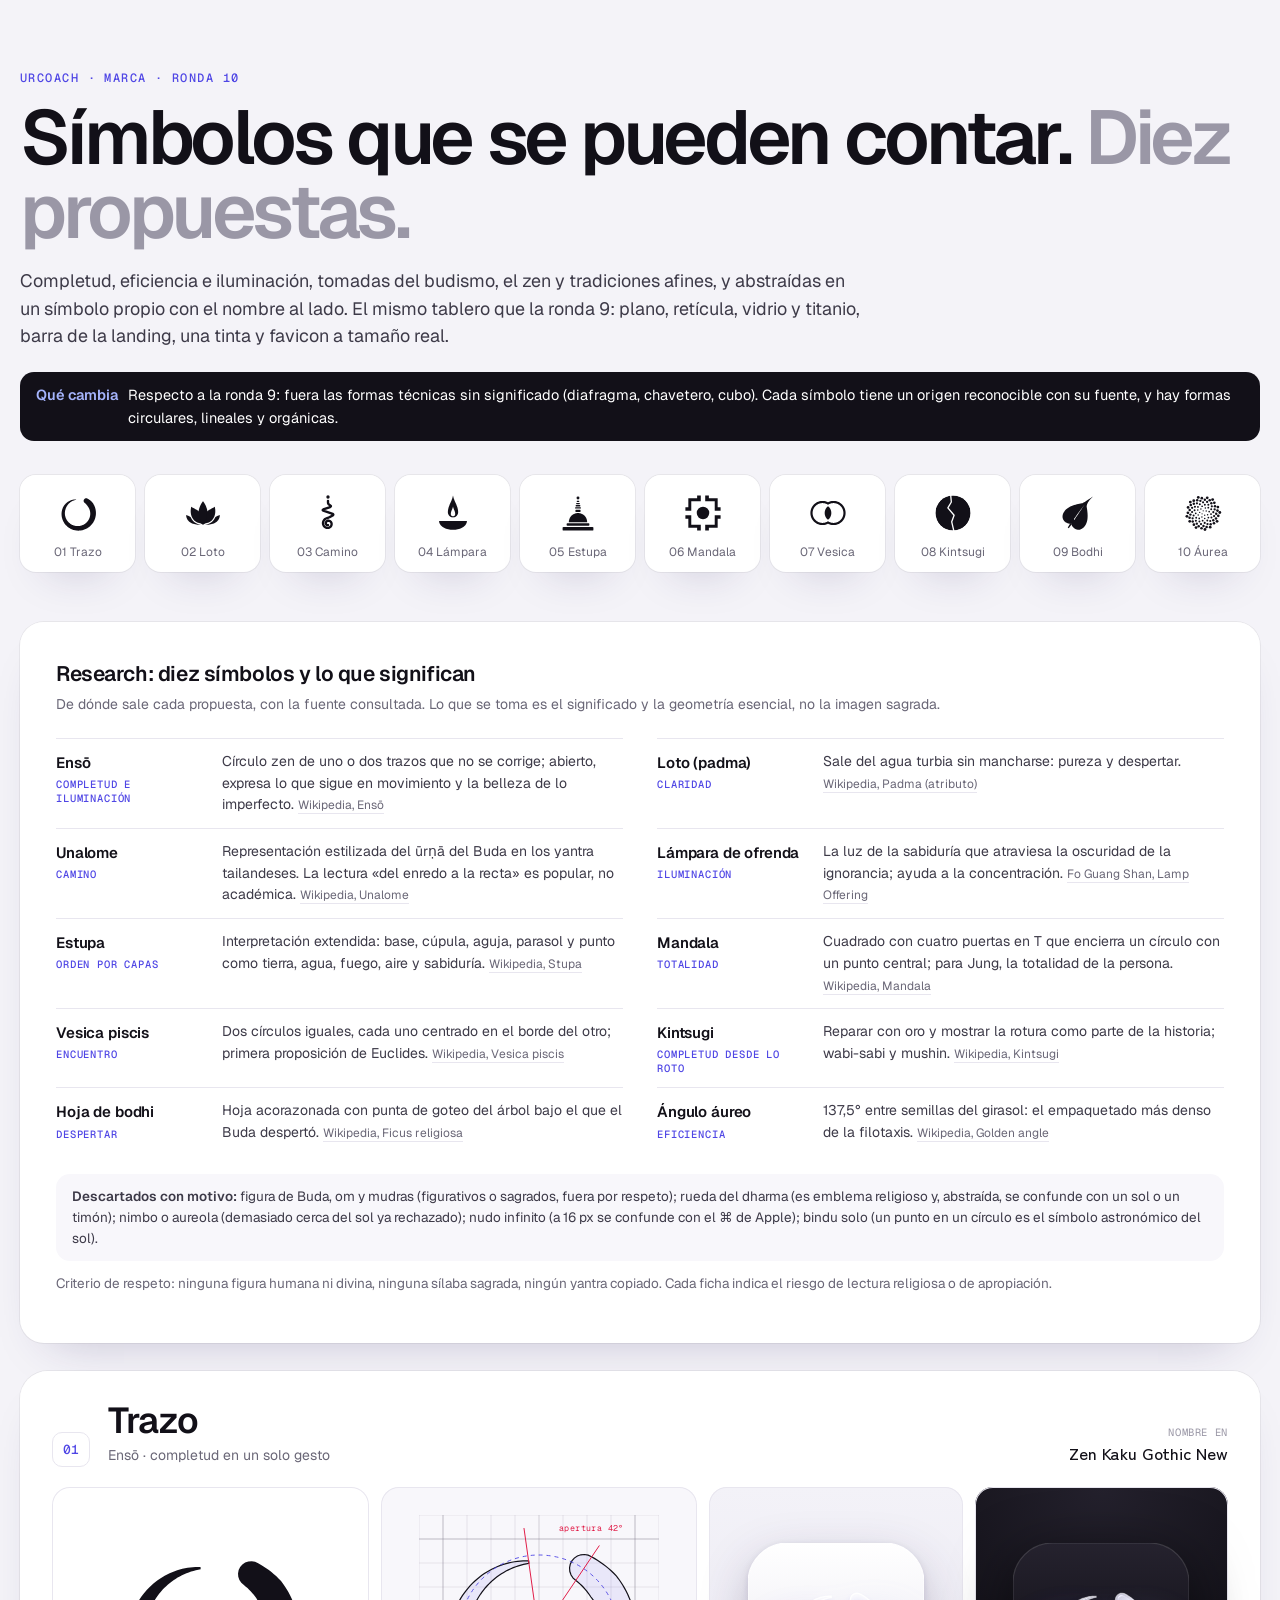
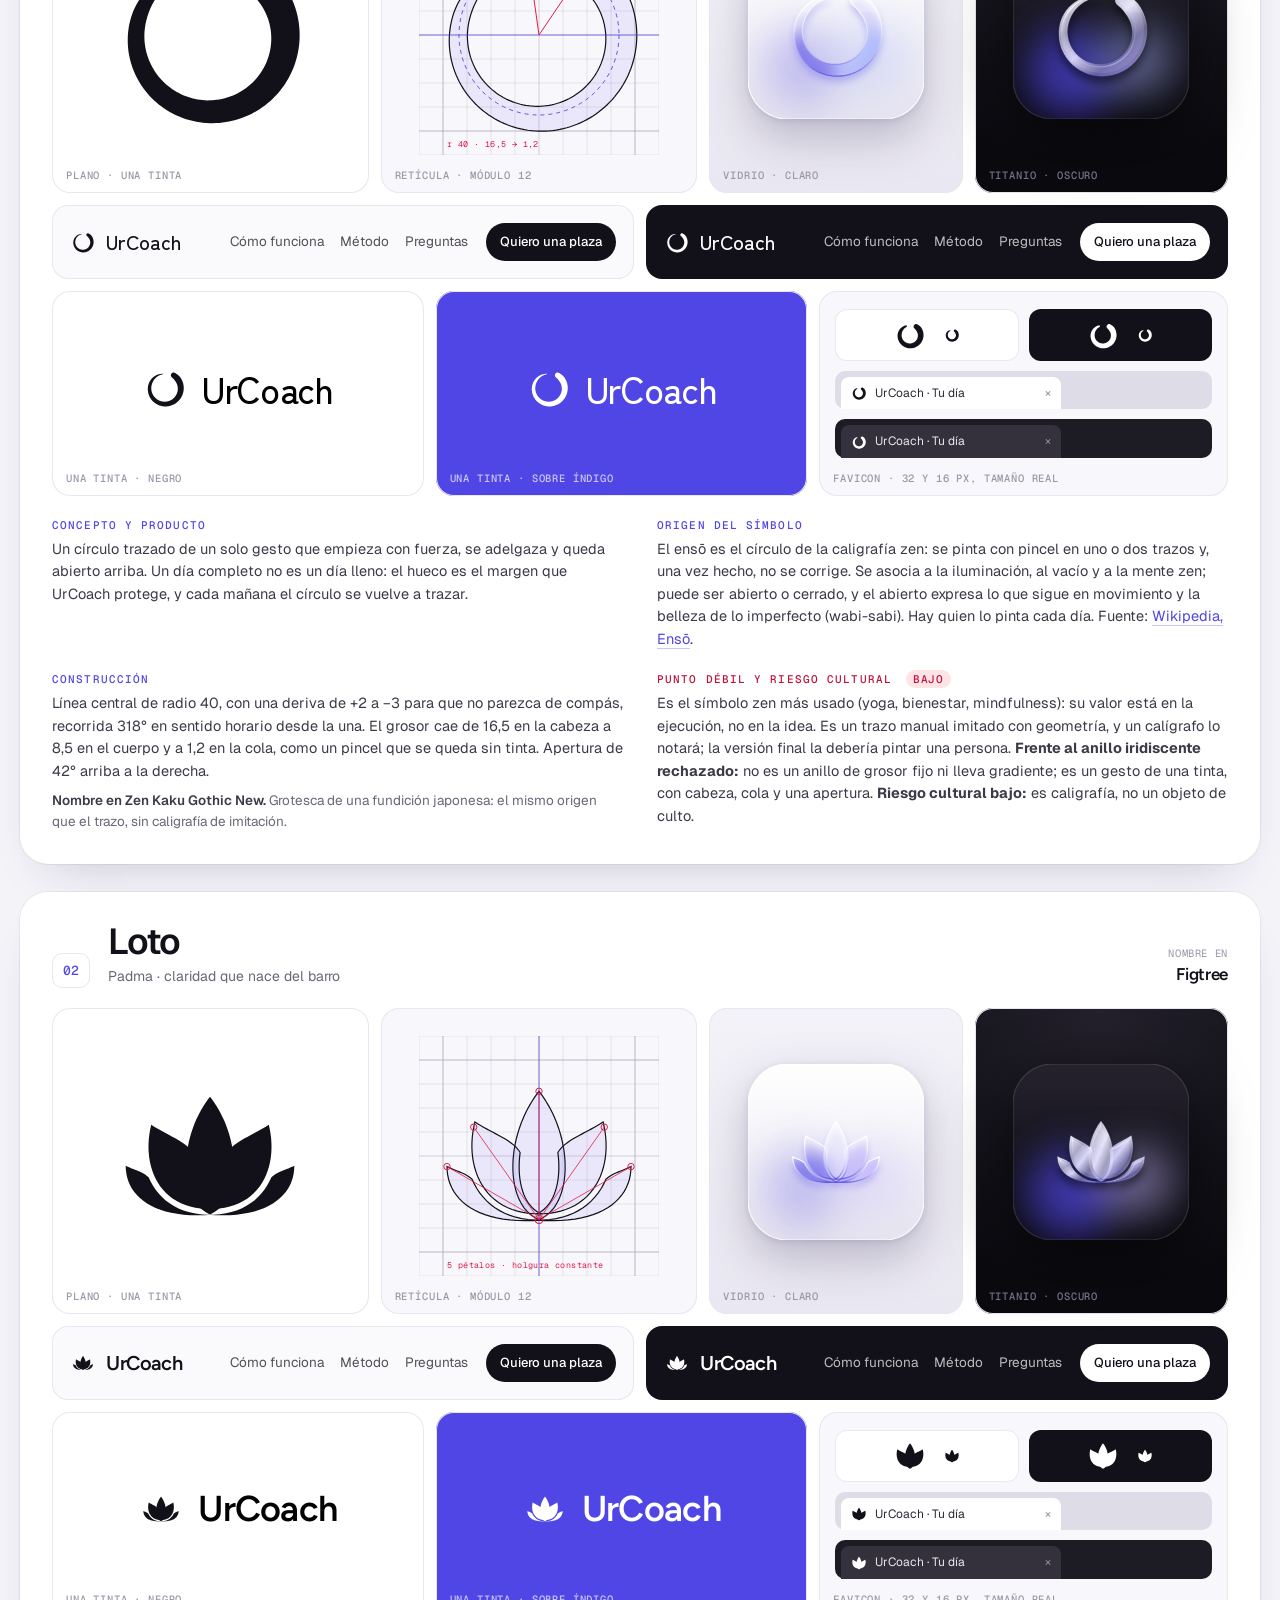
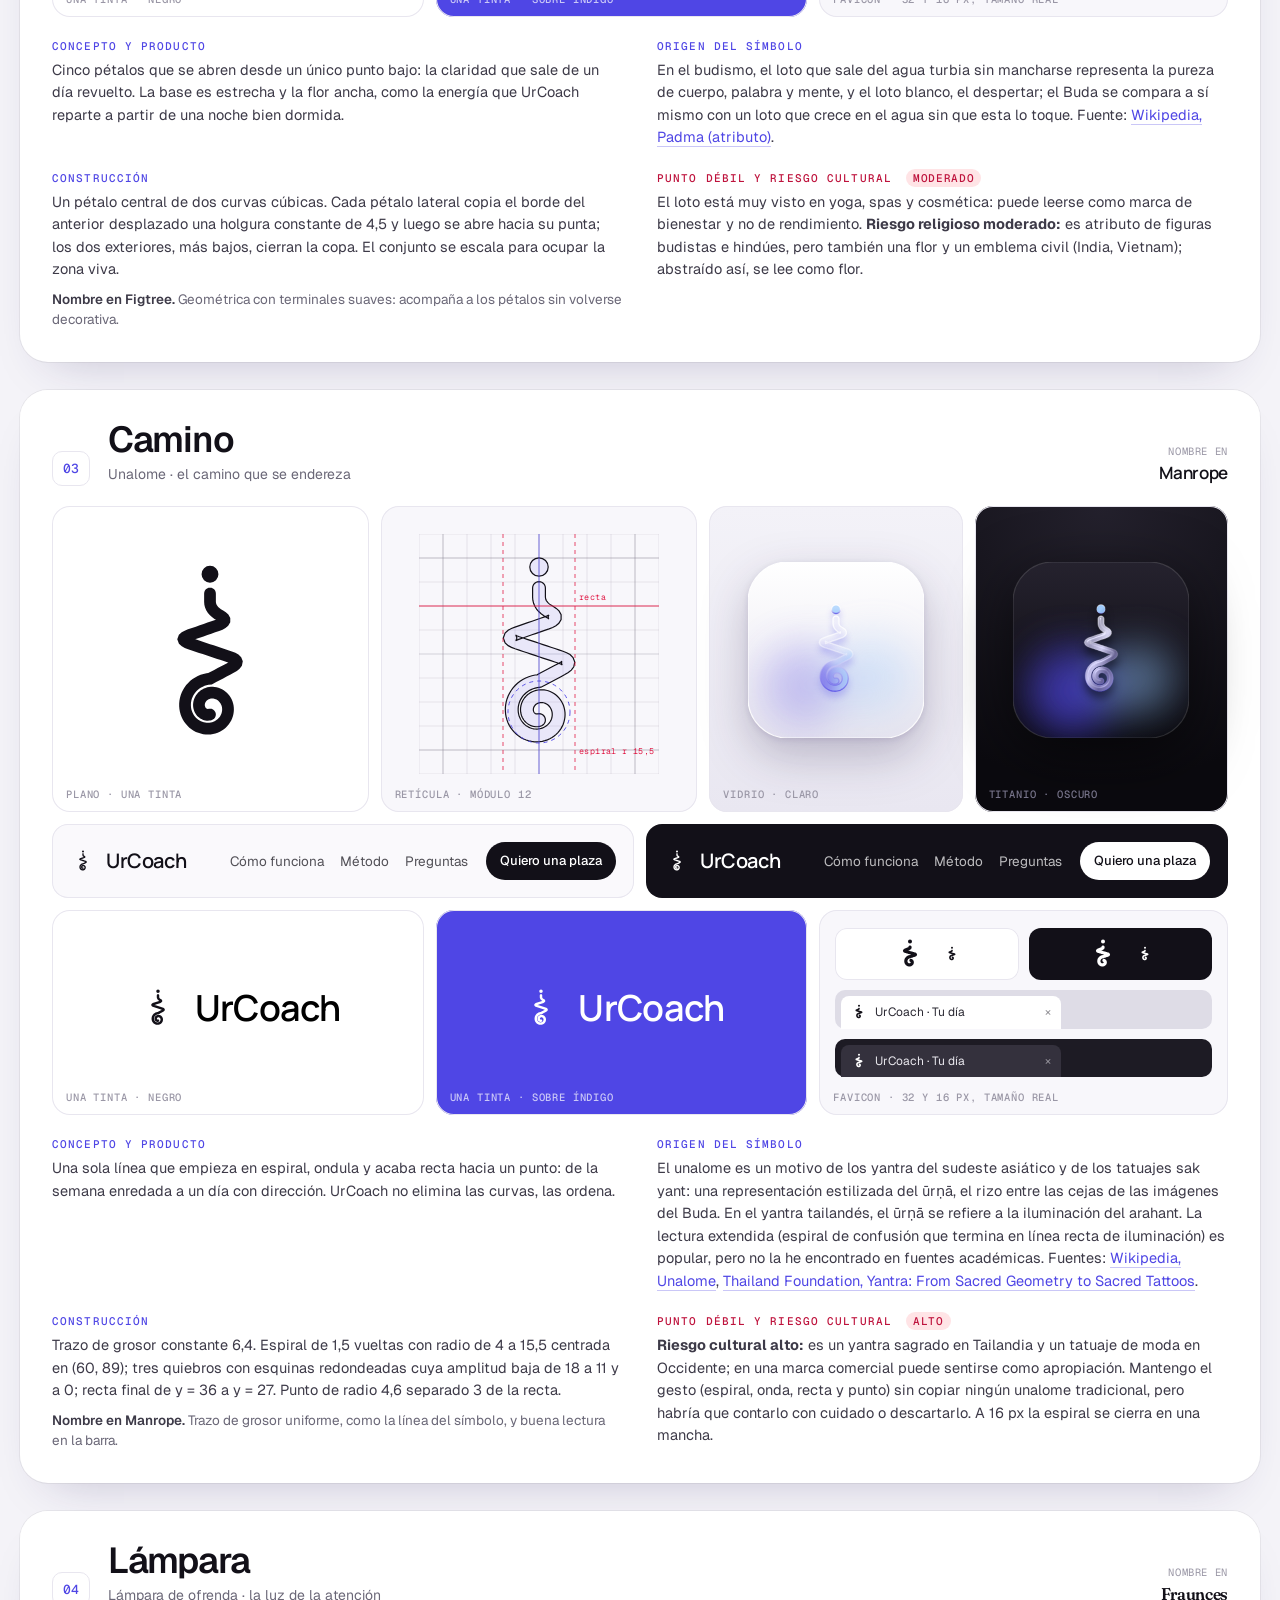
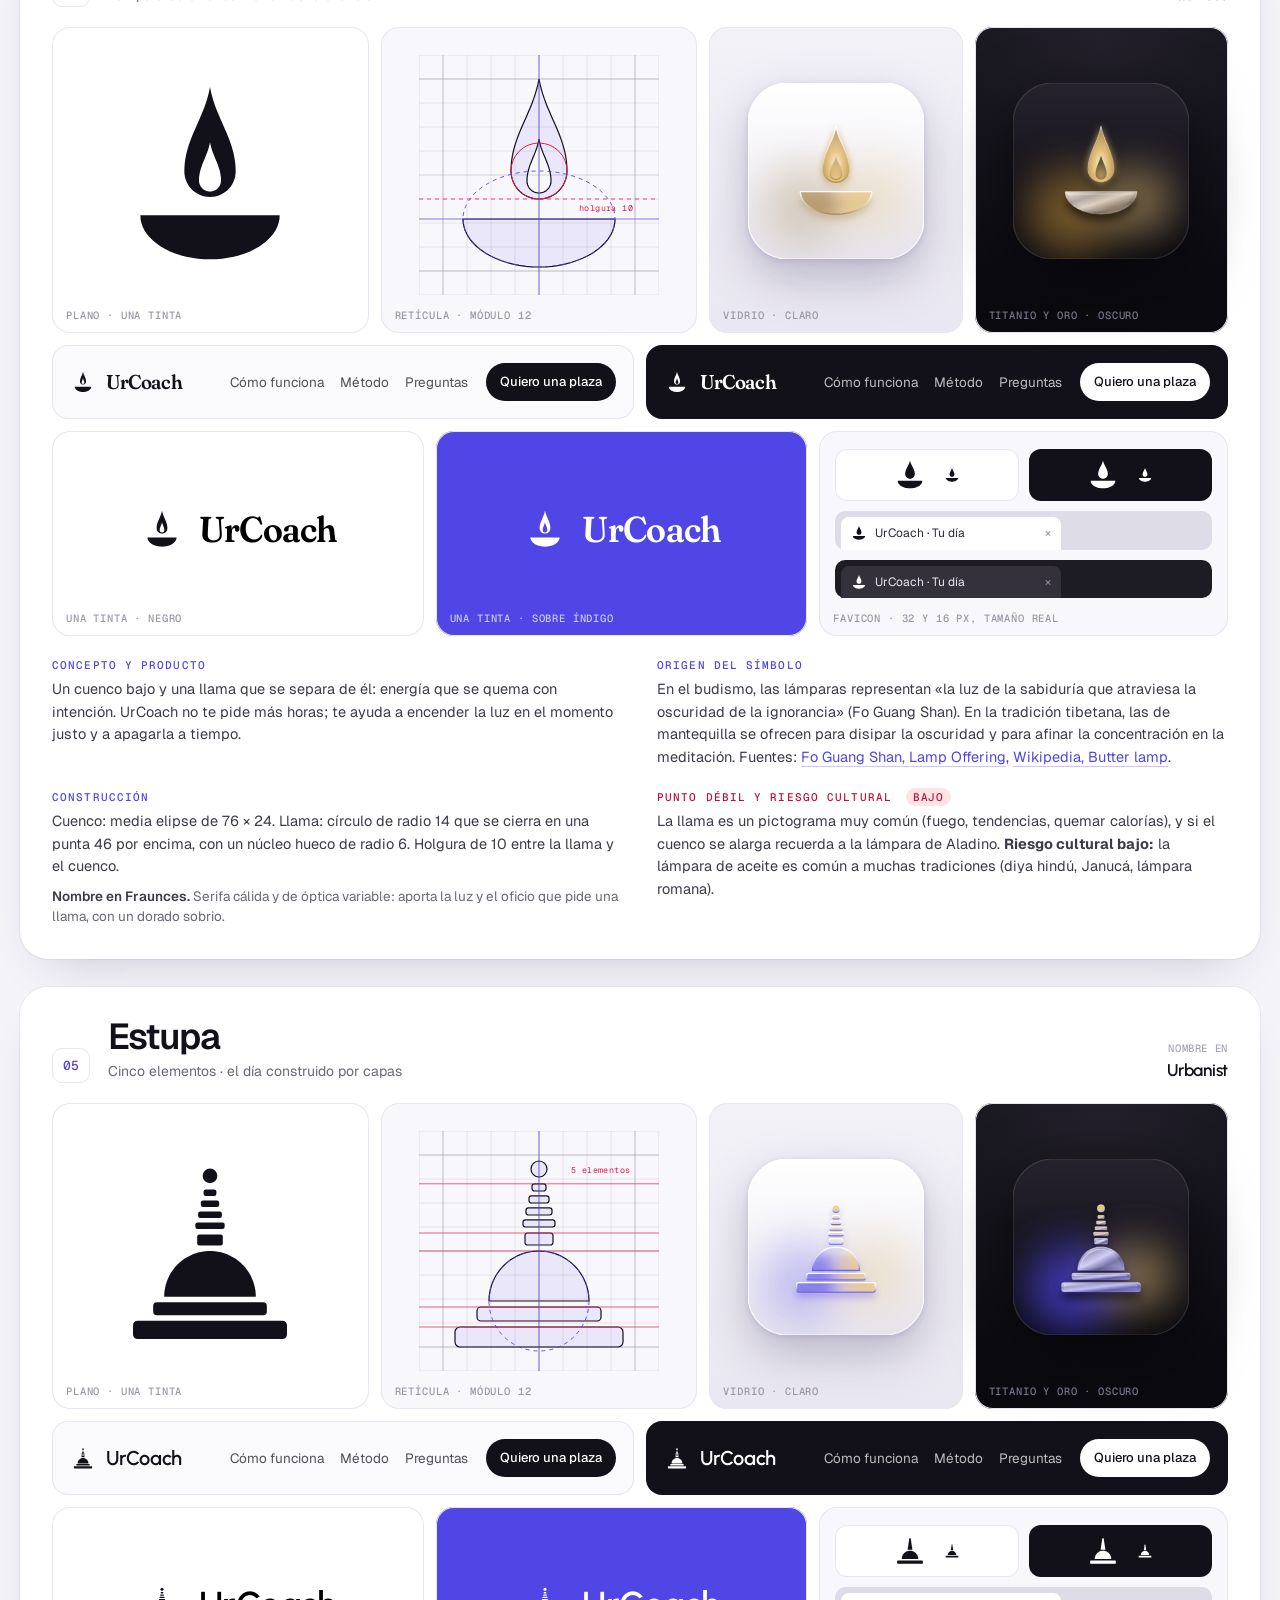
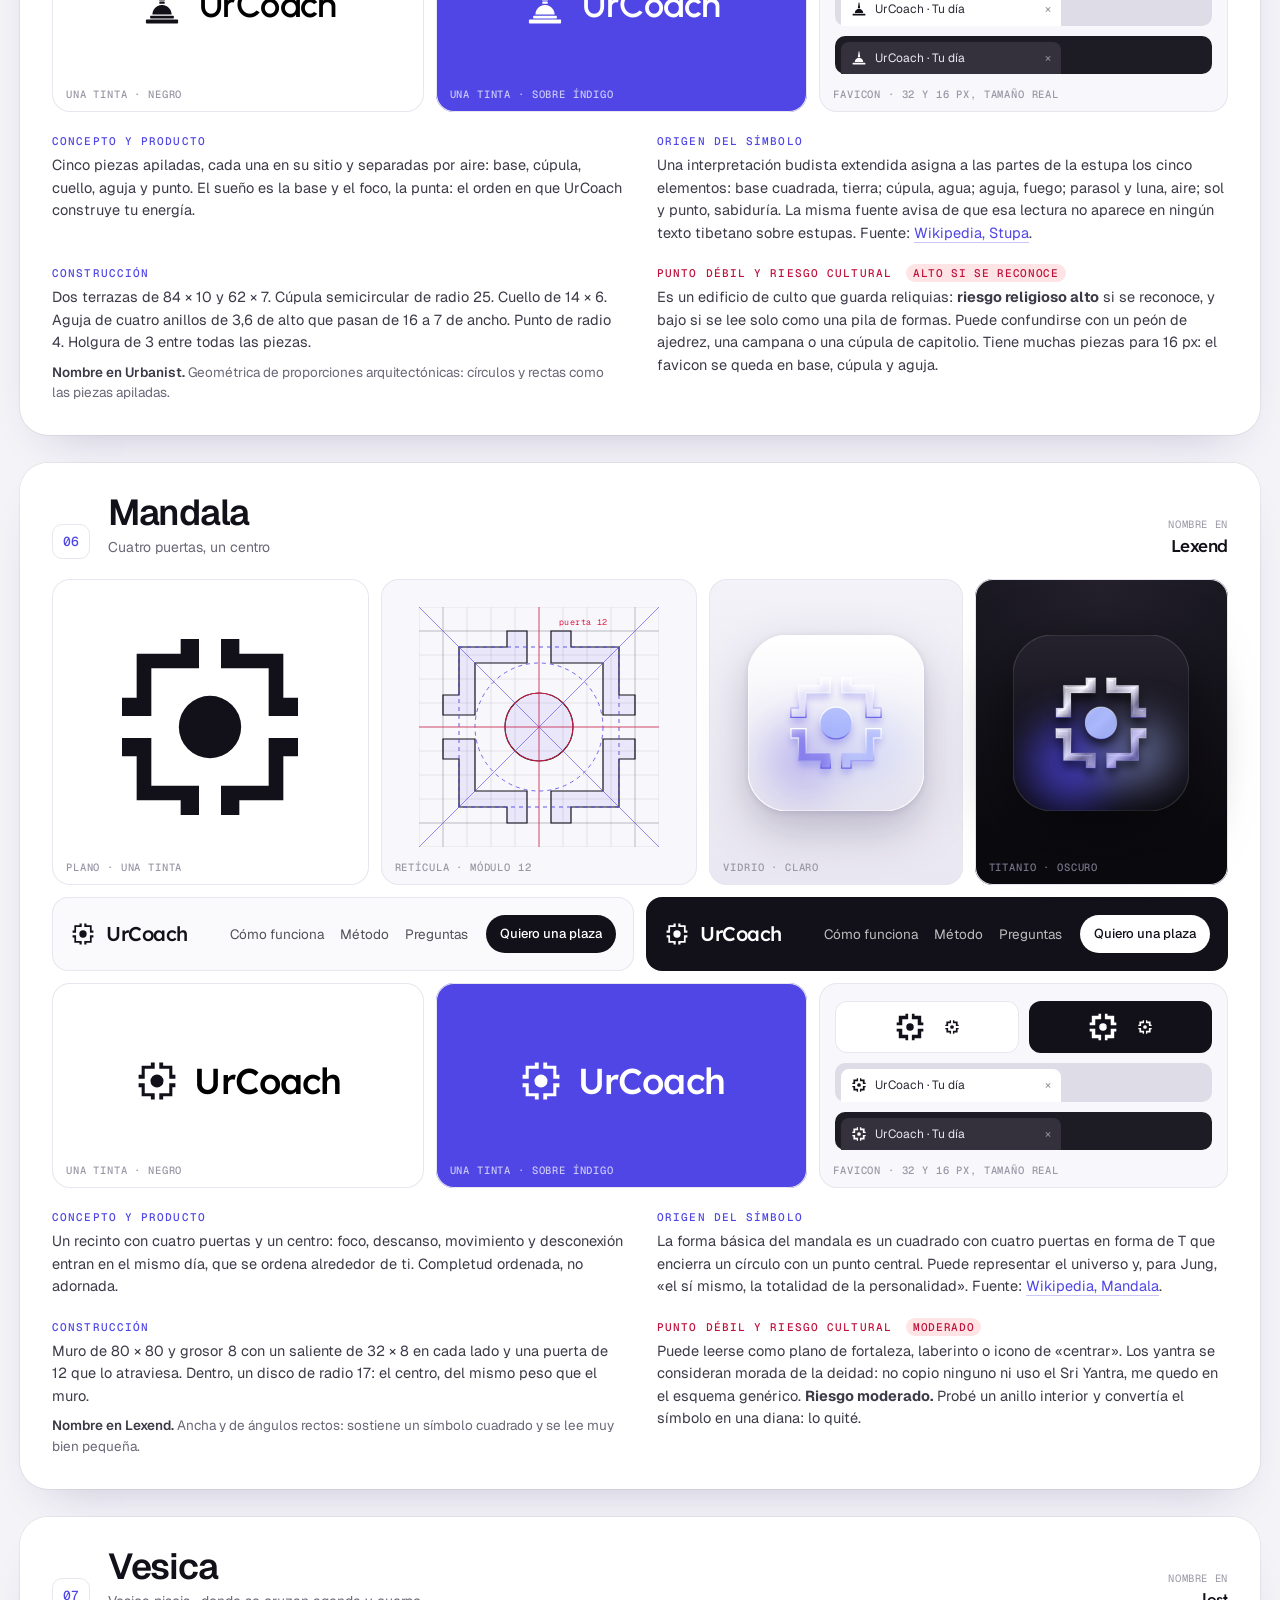
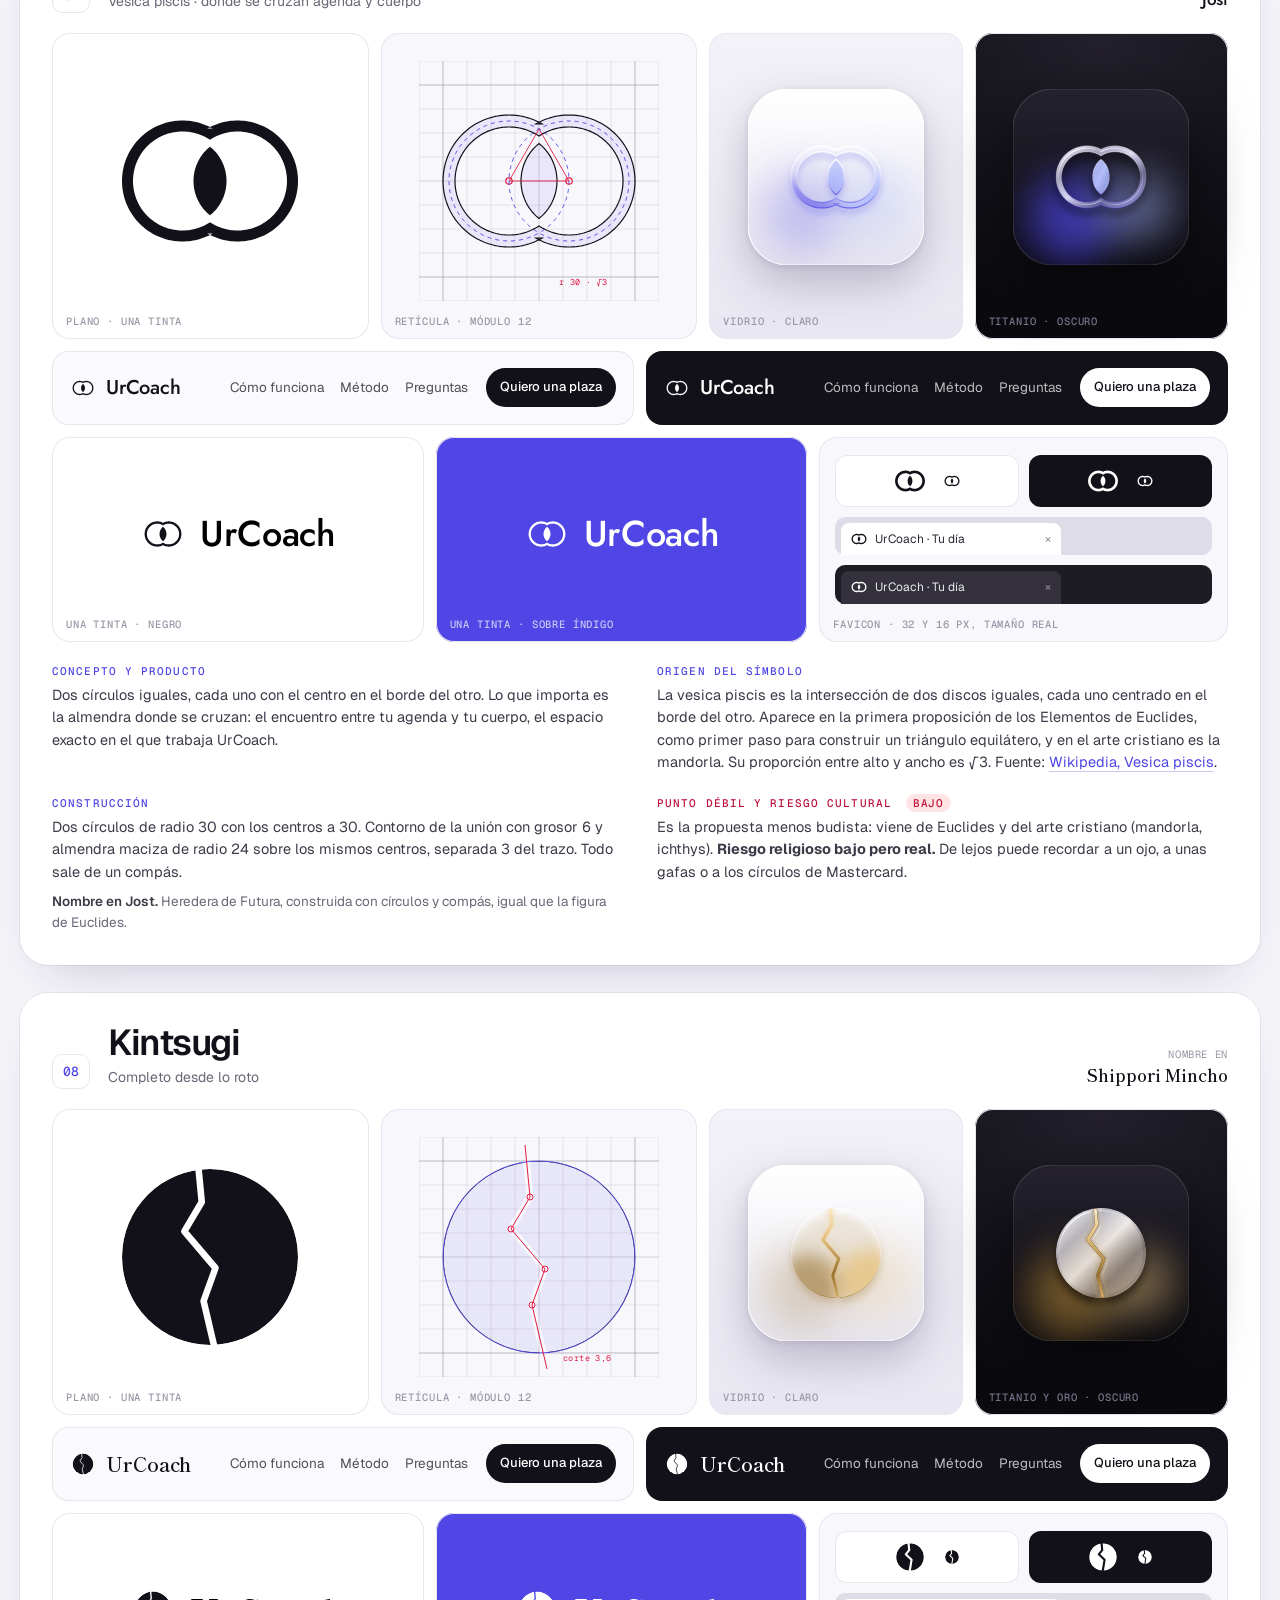
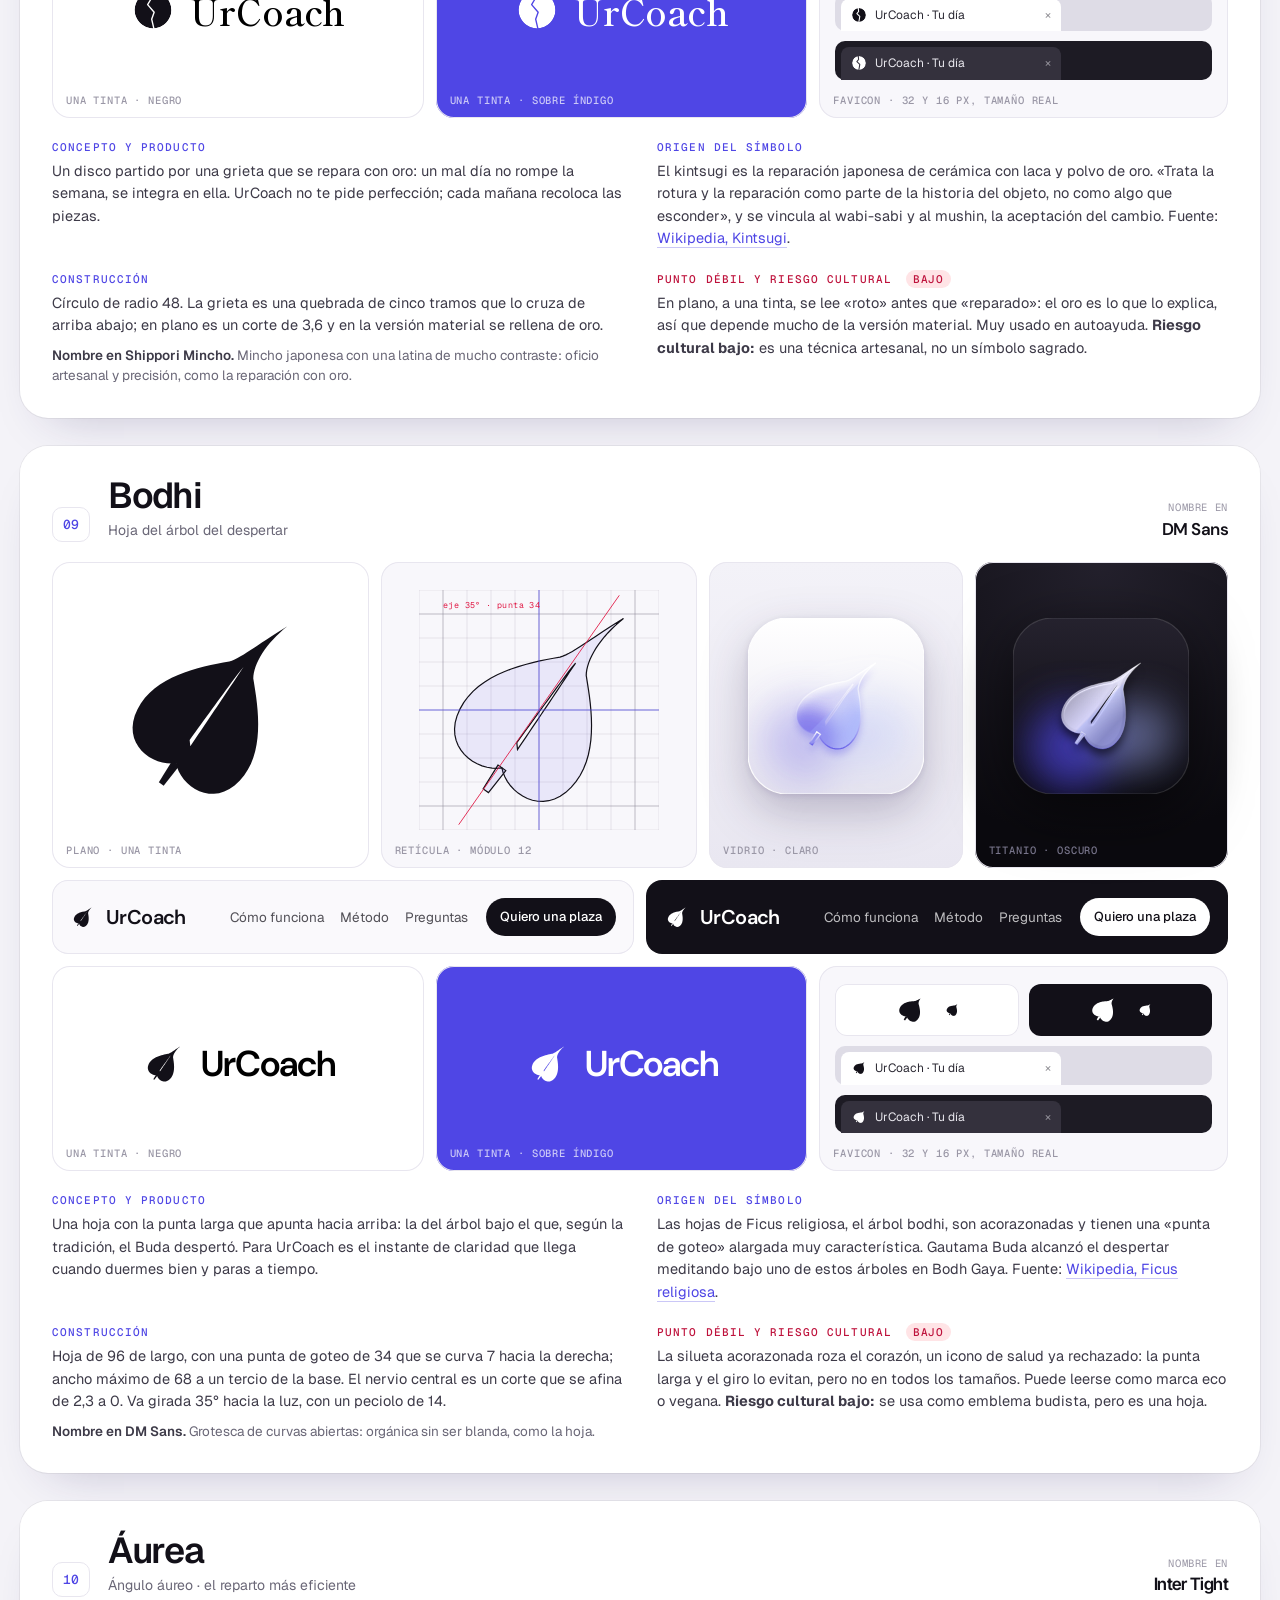
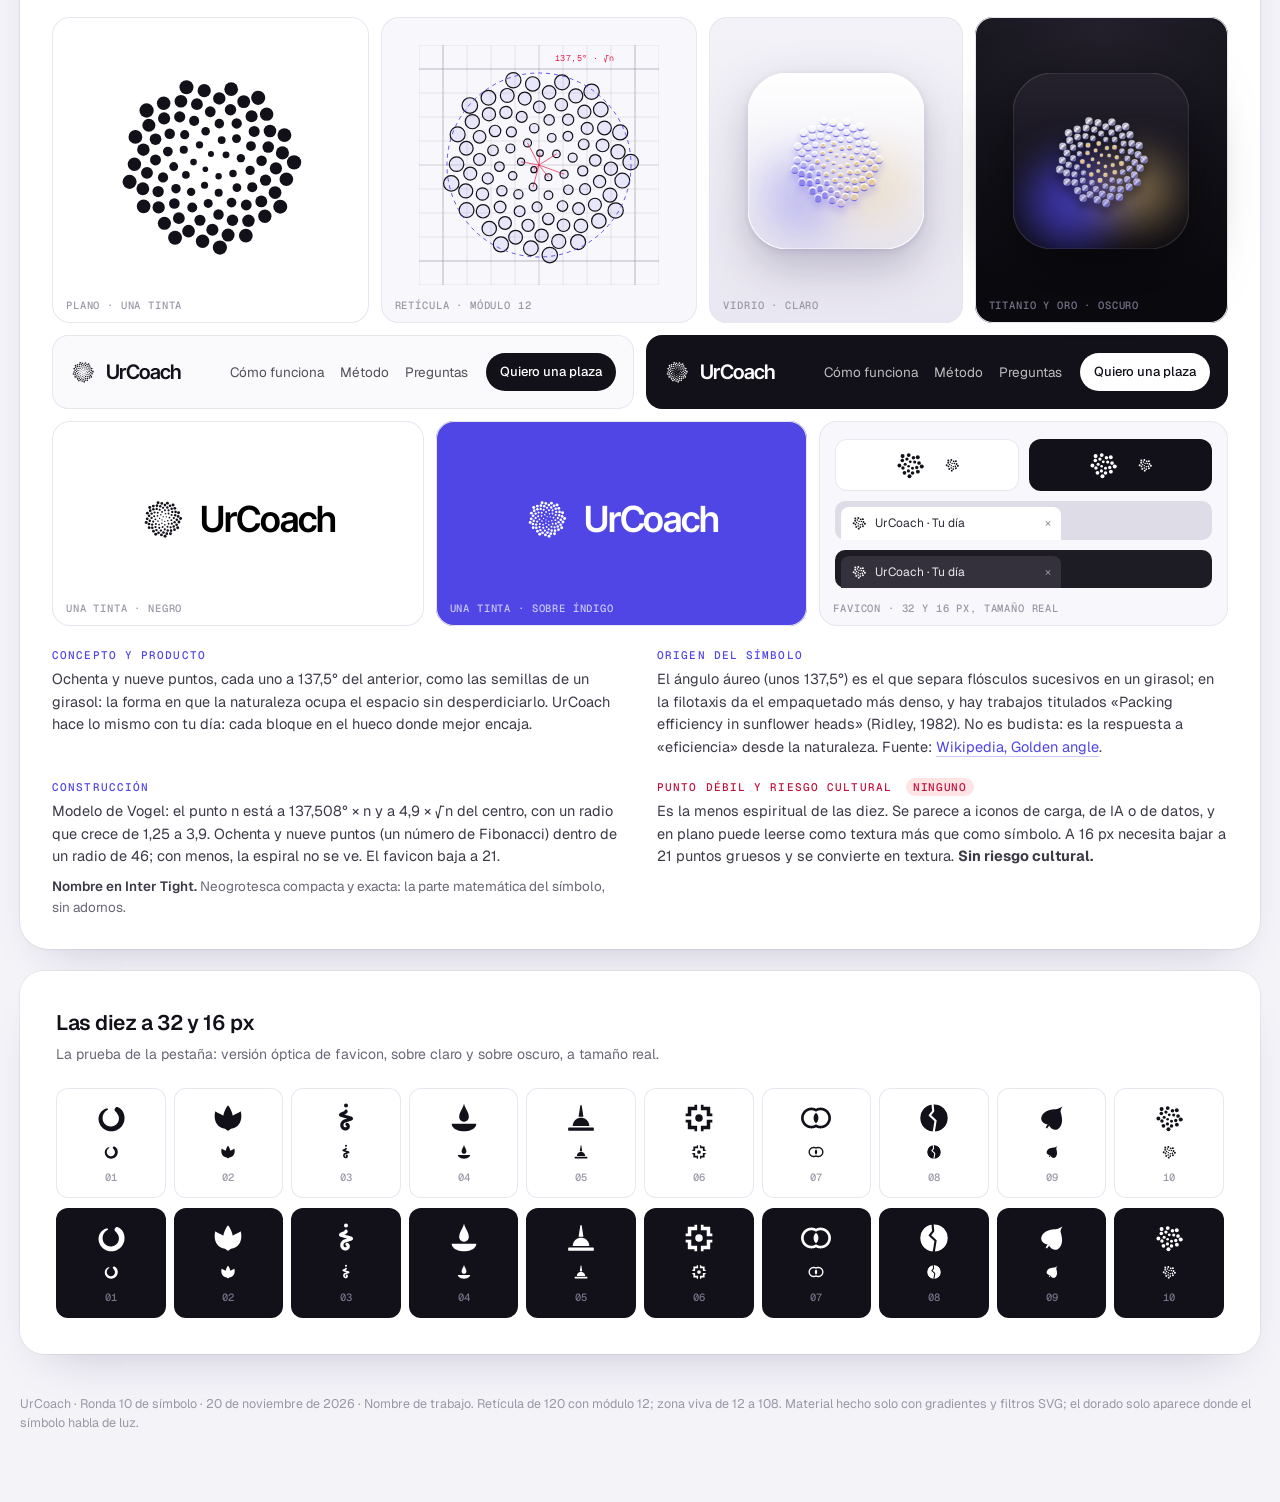
<file: marca/urcoach-logo-ronda10.html>
<!doctype html>
<html lang="es">
<head>
<meta charset="utf-8">
<meta name="viewport" content="width=device-width, initial-scale=1">
<title>UrCoach · Logo, ronda 10</title>
<meta name="robots" content="noindex, nofollow">
<link rel="preconnect" href="https://fonts.googleapis.com">
<link rel="preconnect" href="https://fonts.gstatic.com" crossorigin>
<link href="https://fonts.googleapis.com/css2?family=Geist:wght@400;500;600&family=Geist+Mono:wght@400;500&family=Zen+Kaku+Gothic+New:wght@500&family=Figtree:wght@600&family=Manrope:wght@600&family=Fraunces:opsz,wght,SOFT@9..144,600,50&family=Urbanist:wght@600&family=Lexend:wght@500&family=Jost:wght@500&family=Shippori+Mincho:wght@600&family=DM+Sans:wght@600&family=Inter+Tight:wght@600&display=swap" rel="stylesheet">
<style>
:root{--ink:#121018;--ink2:#3d3a48;--muted:#6a6777;--faint:#9a97a6;--bg:#f4f3f8;--surface:#fff;--line:#e8e6ef;--nav:#faf9fc;--indigo:#4f46e5;
--sh:0 1px 0 rgba(255,255,255,.9) inset,0 0 0 1px rgba(18,16,24,.06),0 24px 48px -30px rgba(40,30,90,.28)}
*{box-sizing:border-box}
html{scroll-behavior:smooth}
body{margin:0;background:radial-gradient(900px 520px at 12% -8%,rgba(79,70,229,.13),transparent 70%) no-repeat,radial-gradient(800px 480px at 92% -6%,rgba(34,211,238,.11),transparent 70%) no-repeat,var(--bg);color:var(--ink);font-family:Geist,system-ui,sans-serif;font-size:15px;line-height:1.55;-webkit-font-smoothing:antialiased}
.defs{position:absolute;width:0;height:0;overflow:hidden}
.wrap{width:min(1240px,100% - 32px);margin-inline:auto}
.mono{font-family:"Geist Mono",ui-monospace,monospace}
.hero-top{position:relative;padding:72px 0 28px}
.eyebrow{font:500 12px/1 "Geist Mono",monospace;letter-spacing:.12em;text-transform:uppercase;color:var(--indigo)}
h1{font-size:clamp(40px,6vw,76px);font-weight:600;letter-spacing:-.045em;line-height:.98;margin:16px 0 18px;position:relative}
h1 span{color:var(--faint)}
.lead{font-size:clamp(16px,1.4vw,19px);color:var(--ink2);max-width:70ch;margin:0;position:relative}
.change{margin-top:22px;display:inline-flex;gap:10px;align-items:flex-start;background:var(--ink);color:#fff;border-radius:14px;padding:12px 16px;font-size:14.5px;position:relative;max-width:100%}
.change b{font-weight:600;color:#a5b4fc;white-space:nowrap}
.strip{display:grid;grid-template-columns:repeat(10,minmax(0,1fr));gap:10px;margin:34px 0 0}
.strip a{display:flex;flex-direction:column;align-items:center;gap:8px;text-decoration:none;color:var(--muted);font-size:12px;background:var(--surface);border-radius:16px;padding:16px 6px 10px;box-shadow:var(--sh);transition:transform .2s}
.strip a:hover{transform:translateY(-2px);color:var(--ink)}
.strip svg{width:44px;height:44px}
.panel{background:var(--surface);border-radius:24px;box-shadow:var(--sh);padding:clamp(20px,3vw,36px);margin-top:22px}
.panel h2{font-size:21px;font-weight:600;letter-spacing:-.02em;margin:0 0 4px}
.panel .sub{color:var(--muted);margin:0 0 22px;font-size:14px}
.pgrid{display:grid;grid-template-columns:repeat(3,minmax(0,1fr));gap:22px 30px;counter-reset:pr}
.pgrid div{counter-increment:pr;border-top:1px solid var(--line);padding-top:14px}
.pgrid h3{margin:0 0 6px;font-size:16px;font-weight:600;letter-spacing:-.01em}
.pgrid h3:before{content:counter(pr,decimal-leading-zero);display:block;font:500 11.5px "Geist Mono",monospace;color:var(--indigo);letter-spacing:.08em;margin-bottom:6px}
.pgrid p{margin:0;color:var(--ink2);font-size:14px}
.src{margin-top:20px;font-size:12px;color:var(--faint)}
.src a{color:var(--muted);text-decoration:none;border-bottom:1px solid var(--line);margin-right:12px;display:inline-block;line-height:1.9}
.card{background:var(--surface);border-radius:28px;box-shadow:var(--sh);padding:clamp(18px,2.6vw,32px);margin-top:28px;scroll-margin-top:16px}
.ch{display:grid;grid-template-columns:auto 1fr auto;gap:18px;align-items:end;margin-bottom:20px}
.cnum{font:500 13px "Geist Mono",monospace;color:var(--indigo);border:1px solid var(--line);border-radius:10px;padding:8px 10px}
.ctit h2{margin:0;font-size:clamp(26px,3vw,36px);font-weight:600;letter-spacing:-.035em;line-height:1}
.ctit p{margin:6px 0 0;color:var(--muted);font-size:14px}
.cfont{text-align:right;font-size:12px;color:var(--faint)}
.cfont span{display:block;font-family:"Geist Mono",monospace;letter-spacing:.06em;text-transform:uppercase;font-size:10.5px}
.cfont b{font-size:17px;color:var(--ink)}
.row{display:grid;gap:12px;margin-top:12px}
.r1{grid-template-columns:1.25fr 1.25fr 1fr 1fr}
.r2{grid-template-columns:1fr 1fr}
.r3{grid-template-columns:1fr 1fr 1.1fr}
.r4{grid-template-columns:1fr 1fr 1fr;gap:24px;margin-top:22px}
figure{margin:0}
.pane{position:relative;border-radius:18px;background:#f8f7fb;box-shadow:inset 0 0 0 1px var(--line);display:flex;align-items:center;justify-content:center;min-height:120px;padding:28px 18px 38px}
.pane figcaption{position:absolute;left:14px;bottom:11px;font:500 10.5px "Geist Mono",monospace;letter-spacing:.08em;text-transform:uppercase;color:var(--faint)}
.hero{background:#fff}
.hero svg.sym{width:min(220px,80%);height:auto;aspect-ratio:1}
.grid svg.sym{width:min(240px,86%);height:auto;aspect-ratio:1}
.mat{padding:22px 14px 40px}
.ml{background:linear-gradient(180deg,#f3f2f8,#e9e7f1)}
.md{background:radial-gradient(120% 90% at 50% 0%,#24212d,#0b0a0f)}
.md figcaption{color:#77748a}
svg.appicon{width:min(176px,88%);height:auto;aspect-ratio:1;filter:drop-shadow(0 18px 24px rgba(30,20,70,.22)) drop-shadow(0 2px 3px rgba(30,20,70,.12))}
.md svg.appicon{filter:drop-shadow(0 18px 30px rgba(0,0,0,.6))}
.nav{display:flex;align-items:center;gap:18px;border-radius:16px;padding:16px 18px;min-height:74px}
.nav-l{background:var(--nav);color:var(--ink);box-shadow:inset 0 0 0 1px var(--line)}
.nav-d{background:#121018;color:#fff}
.nav .links{display:flex;gap:16px;margin-left:auto;font-size:13.5px;opacity:.72;white-space:nowrap}
.nav .cta{font-size:13px;font-weight:500;padding:9px 14px;border-radius:999px;white-space:nowrap}
.nav-l .cta{background:var(--ink);color:#fff}
.nav-d .cta{background:#fff;color:var(--ink)}
.lk{display:inline-flex;align-items:center;gap:10px}
.lk-sym{width:26px;height:26px;flex-shrink:0}
.wm{font-size:20px;line-height:1}
.lk.big .lk-sym{width:46px;height:46px}
.lk.big{gap:14px}
.lk.big .wm{font-size:36px}
.ink{min-height:150px}
.ink-w{background:#fff}
.ink-i{background:var(--indigo)}
.ink-i figcaption{color:rgba(255,255,255,.7)}
.ink-w .wm{color:#000}
.ink-i .wm{color:#fff}
.fav{flex-direction:column;gap:10px;align-items:stretch;padding:18px 16px 38px}
.favs{display:flex;gap:10px}
.fvbox{flex:1;display:flex;align-items:center;justify-content:center;gap:18px;border-radius:12px;padding:10px}
.fvbox.l{background:#fff;box-shadow:inset 0 0 0 1px var(--line)}
.fvbox.d{background:#121018}
.fv32{width:32px;height:32px}.fv16{width:16px;height:16px;flex-shrink:0}
.tabbar{border-radius:10px;padding:6px 6px 0}
.tb-l{background:#dedce6}.tb-d{background:#1d1b24}
.tab{display:flex;align-items:center;gap:8px;max-width:220px;padding:7px 10px;border-radius:8px 8px 0 0;font-size:12px}
.tb-l .tab{background:#fff;color:#2b2933}.tb-d .tab{background:#34313d;color:#e9e8ee}
.tab span{flex:1;white-space:nowrap;overflow:hidden;text-overflow:ellipsis}
.tab i{font-style:normal;opacity:.5}
.txt h3{margin:0 0 6px;font:500 11px "Geist Mono",monospace;letter-spacing:.1em;text-transform:uppercase;color:var(--indigo)}
.txt p{margin:0;color:var(--ink2);font-size:14.5px}
.weak h3{color:#be123c}
.compare .cg{display:grid;grid-template-columns:repeat(10,minmax(0,1fr));gap:8px}
.compare .cc{display:flex;flex-direction:column;align-items:center;gap:10px;padding:14px 4px;border-radius:12px;font:500 10.5px "Geist Mono",monospace;color:var(--faint)}
.compare .cl{background:#fff;box-shadow:inset 0 0 0 1px var(--line)}
.compare .cd{background:#121018;color:#77748a}
.compare .two{display:grid;gap:10px}
.foot{padding:40px 0 70px;color:var(--faint);font-size:12.5px}
@media (max-width:980px){
 .r1{grid-template-columns:1fr 1fr}
 .r3{grid-template-columns:1fr 1fr}.r3 .fav{grid-column:1/-1}
 .r2,.r4{grid-template-columns:1fr}
 .pgrid{grid-template-columns:1fr 1fr}
 .strip{grid-template-columns:repeat(5,minmax(0,1fr))}
 .compare .cg{grid-template-columns:repeat(5,minmax(0,1fr))}
 .nav .links{display:none}
}
@media (max-width:600px){
 .r1,.r3{grid-template-columns:1fr}
 .pgrid{grid-template-columns:1fr}
 .ch{grid-template-columns:auto 1fr}.cfont{grid-column:1/-1;text-align:left}
 .lk.big .wm{font-size:28px}
 .change{display:block}
}

.r4{grid-template-columns:1fr 1fr;gap:22px 34px}
.txt p+p{margin-top:8px}
.txt a{color:var(--indigo);text-decoration:none;border-bottom:1px solid rgba(79,70,229,.3)}
.txt .fw{font-size:13.5px;color:var(--muted)}
.txt .fw b{color:var(--ink2);font-weight:600}
.weak h3 em{font-style:normal;margin-left:6px;padding:2px 7px;border-radius:999px;background:#ffe4e6;color:#be123c;letter-spacing:.06em}
.rgrid{display:grid;grid-template-columns:repeat(2,minmax(0,1fr));gap:0 34px}
.rgrid div{display:grid;grid-template-columns:150px 1fr;gap:4px 16px;border-top:1px solid var(--line);padding:12px 0}
.rgrid h3{margin:0;font-size:15px;font-weight:600;letter-spacing:-.01em}
.rgrid h3 small{display:block;font:500 10.5px "Geist Mono",monospace;letter-spacing:.08em;text-transform:uppercase;color:var(--indigo);margin-top:3px}
.rgrid p{margin:0;color:var(--ink2);font-size:14px}
.rgrid a{font-size:12px;color:var(--muted);text-decoration:none;border-bottom:1px solid var(--line)}
.disc{margin-top:18px;font-size:13.5px;color:var(--ink2);background:#f8f7fb;border-radius:14px;padding:12px 16px}
.disc b{font-weight:600}
.respect{margin-top:12px;font-size:13.5px;color:var(--muted)}
@media (max-width:980px){.rgrid{grid-template-columns:1fr}.r4{grid-template-columns:1fr}}
@media (max-width:600px){.rgrid div{grid-template-columns:1fr}}
</style>
</head>
<body>
<svg class="defs" width="0" height="0" xmlns="http://www.w3.org/2000/svg" aria-hidden="true"><defs><g id="s-trazo"><path d="M78.47 32.77L79.53 33.62L80.45 34.42L81.33 35.26L82.17 36.13L82.99 37.03L83.76 37.95L84.5 38.9L85.2 39.88L85.86 40.88L86.6 41.81L87.31 42.77L87.99 43.75L88.63 44.76L89.24 45.8L89.81 46.86L90.34 47.94L90.83 49.04L91.28 50.17L91.69 51.31L92.06 52.47L92.38 53.64L92.66 54.83L92.9 56.03L93.1 57.24L93.25 58.45L93.35 59.68L93.41 60.91L93.42 62.15L93.39 63.38L93.31 64.62L93.18 65.86L93.01 67.09L92.79 68.32L92.53 69.54L92.21 70.75L91.86 71.95L91.45 73.14L91.01 74.32L90.51 75.48L89.98 76.62L89.4 77.75L88.77 78.85L88.11 79.93L87.4 80.99L86.65 82.02L85.87 83.03L85.04 84L84.18 84.95L83.28 85.86L82.35 86.74L81.38 87.59L80.38 88.4L79.34 89.17L78.28 89.91L77.19 90.6L76.07 91.26L74.93 91.87L73.77 92.44L72.58 92.96L71.37 93.45L70.14 93.88L68.89 94.27L67.63 94.61L66.36 94.91L65.08 95.16L63.78 95.35L62.48 95.5L61.17 95.6L59.86 95.65L58.54 95.66L57.23 95.61L55.91 95.51L54.6 95.36L53.3 95.16L52 94.92L50.72 94.62L49.44 94.27L48.18 93.88L46.93 93.44L45.7 92.95L44.49 92.42L43.29 91.84L42.13 91.21L40.98 90.54L39.86 89.83L38.77 89.07L37.71 88.28L36.67 87.44L35.67 86.57L34.71 85.65L33.78 84.71L32.88 83.72L32.03 82.71L31.21 81.66L30.43 80.58L29.7 79.47L29 78.34L28.35 77.18L27.75 76L27.19 74.79L26.67 73.57L26.21 72.33L25.79 71.07L25.42 69.79L25.09 68.51L24.82 67.21L24.6 65.9L24.42 64.59L24.3 63.27L24.22 61.95L24.2 60.63L24.22 59.3L24.3 57.99L24.43 56.67L24.6 55.36L24.83 54.06L25.1 52.78L25.42 51.5L25.77 50.23L26.16 48.97L26.59 47.73L27.06 46.5L27.58 45.28L28.14 44.09L28.74 42.91L29.38 41.76L30.07 40.63L30.79 39.52L31.56 38.44L32.36 37.39L33.21 36.37L34.09 35.37L35 34.41L35.96 33.49L36.94 32.59L37.96 31.74L39.02 30.92L40.1 30.14L41.21 29.4L42.35 28.7L43.51 28.04L44.7 27.43L45.92 26.86L47.15 26.33L48.4 25.85L49.68 25.42L50.97 25.03L52.27 24.69L53.59 24.4L54.93 24.16L54.83 22.96L53.44 22.93L52.03 22.96L50.62 23.04L49.2 23.18L47.78 23.37L46.35 23.62L44.93 23.93L43.52 24.3L42.11 24.73L40.72 25.21L39.33 25.75L37.96 26.35L36.61 27L35.27 27.72L33.96 28.48L32.68 29.31L31.42 30.18L30.19 31.11L28.99 32.1L27.83 33.13L26.7 34.22L25.61 35.35L24.57 36.53L23.56 37.76L22.61 39.03L21.7 40.35L20.84 41.7L20.03 43.1L19.28 44.53L18.59 46L17.95 47.49L17.38 49.03L16.89 50.59L16.45 52.17L16.08 53.77L15.76 55.39L15.51 57.03L15.32 58.67L15.19 60.33L15.13 62L15.13 63.67L15.19 65.34L15.31 67.01L15.5 68.68L15.76 70.35L16.08 72.01L16.46 73.66L16.9 75.3L17.41 76.92L17.98 78.52L18.61 80.11L19.31 81.67L20.06 83.21L20.88 84.72L21.75 86.21L22.68 87.66L23.66 89.07L24.7 90.45L25.8 91.8L26.95 93.1L28.14 94.36L29.39 95.57L30.68 96.74L32.02 97.86L33.41 98.93L34.83 99.95L36.3 100.92L37.8 101.83L39.34 102.68L40.91 103.48L42.51 104.21L44.15 104.89L45.8 105.5L47.49 106.05L49.19 106.54L50.92 106.96L52.66 107.32L54.41 107.61L56.18 107.84L57.95 108L59.73 108.09L61.52 108.11L63.31 108.06L65.09 107.95L66.87 107.77L68.65 107.52L70.41 107.21L72.17 106.82L73.91 106.38L75.63 105.86L77.33 105.28L79.01 104.64L80.67 103.93L82.3 103.16L83.9 102.32L85.47 101.43L87 100.48L88.5 99.47L89.96 98.4L91.37 97.28L92.75 96.1L94.08 94.88L95.36 93.6L96.6 92.28L97.78 90.91L98.91 89.49L99.99 88.04L101.01 86.54L101.98 85.01L102.89 83.44L103.73 81.83L104.52 80.2L105.25 78.53L105.91 76.85L106.5 75.13L107.04 73.4L107.5 71.64L107.9 69.87L108.24 68.09L108.5 66.3L108.7 64.49L108.83 62.68L108.89 60.87L108.89 59.06L108.81 57.25L108.67 55.44L108.46 53.64L108.18 51.85L107.84 50.07L107.43 48.3L106.95 46.56L106.41 44.83L105.8 43.13L105.13 41.45L104.4 39.79L103.6 38.17L102.75 36.58L101.84 35.02L100.87 33.5L99.84 32.01L98.75 30.57L97.5 29.27L96.21 28.02L94.88 26.82L93.51 25.68L92.1 24.6L90.66 23.57L89.19 22.6L87.68 21.69L86.26 20.91L84.59 20.1L82.77 19.76L80.93 19.89L79.18 20.5L77.65 21.54L76.44 22.95L75.63 24.61L75.28 26.43L75.42 28.28L76.03 30.03L77.07 31.56Z"/></g><g id="s-trazo-f"><path d="M77.48 36.19L78.38 37.02L79.1 37.79L79.79 38.57L80.46 39.38L81.08 40.21L81.68 41.05L82.24 41.91L82.77 42.79L83.27 43.68L83.88 44.48L84.46 45.3L85.02 46.14L85.56 47L86.06 47.88L86.53 48.77L86.97 49.69L87.38 50.62L87.76 51.57L88.1 52.54L88.41 53.52L88.69 54.51L88.93 55.51L89.14 56.52L89.31 57.54L89.44 58.57L89.54 59.61L89.6 60.65L89.63 61.69L89.61 62.73L89.56 63.78L89.47 64.83L89.35 65.87L89.18 66.91L88.98 67.95L88.74 68.98L88.47 70.01L88.15 71.02L87.8 72.03L87.42 73.02L86.99 74L86.53 74.97L86.04 75.92L85.51 76.85L84.95 77.77L84.35 78.67L83.72 79.55L83.06 80.4L82.36 81.23L81.64 82.04L80.89 82.82L80.1 83.58L79.29 84.3L78.45 85L77.59 85.67L76.7 86.31L75.79 86.92L74.85 87.49L73.9 88.03L72.92 88.54L71.93 89.01L70.91 89.44L69.89 89.84L68.84 90.2L67.78 90.53L66.72 90.81L65.64 91.06L64.55 91.27L63.45 91.43L62.35 91.56L61.24 91.65L60.13 91.7L59.01 91.71L57.9 91.68L56.79 91.6L55.68 91.49L54.57 91.34L53.47 91.14L52.38 90.91L51.29 90.64L50.22 90.32L49.16 89.97L48.11 89.58L47.07 89.16L46.05 88.69L45.05 88.19L44.07 87.65L43.1 87.08L42.16 86.47L41.24 85.83L40.35 85.15L39.48 84.44L38.63 83.7L37.82 82.94L37.03 82.14L36.27 81.31L35.55 80.46L34.85 79.58L34.19 78.68L33.56 77.76L32.96 76.81L32.4 75.84L31.88 74.85L31.39 73.85L30.94 72.82L30.52 71.79L30.15 70.74L29.81 69.67L29.51 68.6L29.26 67.52L29.04 66.43L28.86 65.33L28.72 64.23L28.62 63.12L28.56 62.01L28.55 60.91L28.57 59.8L28.63 58.7L28.71 57.59L28.82 56.49L28.95 55.39L29.11 54.29L29.31 53.2L29.54 52.11L29.81 51.03L30.11 49.96L30.45 48.89L30.83 47.84L31.24 46.8L31.69 45.77L32.17 44.75L32.69 43.75L33.25 42.76L33.84 41.8L34.46 40.85L35.12 39.92L35.81 39.02L36.53 38.13L37.29 37.27L38.08 36.44L38.89 35.63L39.74 34.86L40.62 34.1L41.52 33.38L42.45 32.69L43.4 32.04L44.39 31.41L45.39 30.82L46.42 30.26L47.47 29.74L48.59 29.24L46.93 23.48L45.6 23.68L44.22 23.96L42.85 24.28L41.47 24.67L40.11 25.11L38.75 25.6L37.41 26.15L36.08 26.75L34.76 27.41L33.46 28.12L32.19 28.88L30.93 29.7L29.7 30.57L28.5 31.49L27.33 32.47L26.19 33.49L25.08 34.56L24.01 35.68L22.98 36.84L21.99 38.05L21.04 39.3L20.13 40.6L19.27 41.93L18.46 43.31L17.7 44.72L17 46.16L16.35 47.64L15.75 49.15L15.21 50.68L14.74 52.25L14.33 53.84L13.98 55.44L13.72 57.07L13.53 58.71L13.4 60.37L13.34 62.02L13.33 63.69L13.39 65.36L13.5 67.02L13.68 68.69L13.92 70.35L14.22 72.01L14.58 73.65L15 75.29L15.48 76.91L16.02 78.52L16.63 80.11L17.29 81.68L18 83.23L18.78 84.75L19.61 86.25L20.5 87.71L21.44 89.15L22.44 90.55L23.48 91.92L24.58 93.25L25.73 94.55L26.93 95.8L28.17 97.01L29.46 98.17L30.79 99.29L32.17 100.36L33.58 101.39L35.04 102.36L36.52 103.28L38.05 104.14L39.6 104.95L41.19 105.7L42.81 106.4L44.45 107.04L46.11 107.62L47.8 108.13L49.51 108.59L51.23 108.98L52.97 109.32L54.72 109.58L56.48 109.79L58.25 109.93L60.03 110.01L61.81 110.02L63.58 109.96L65.36 109.85L67.14 109.66L68.9 109.42L70.66 109.1L72.41 108.73L74.14 108.29L75.86 107.79L77.56 107.22L79.23 106.6L80.89 105.91L82.52 105.16L84.12 104.36L85.7 103.49L87.24 102.57L88.75 101.6L90.22 100.57L91.65 99.48L93.05 98.35L94.4 97.16L95.71 95.93L96.97 94.65L98.19 93.32L99.36 91.95L100.48 90.54L101.54 89.09L102.56 87.6L103.52 86.07L104.42 84.51L105.27 82.92L106.06 81.3L106.79 79.65L107.46 77.98L108.07 76.29L108.61 74.57L109.1 72.83L109.52 71.08L109.88 69.32L110.18 67.54L110.41 65.75L110.57 63.96L110.68 62.16L110.71 60.36L110.68 58.56L110.59 56.77L110.43 54.98L110.21 53.19L109.93 51.42L109.58 49.65L109.17 47.91L108.69 46.17L108.16 44.46L107.56 42.77L106.9 41.1L106.19 39.46L105.41 37.84L104.58 36.26L103.69 34.7L102.75 33.18L101.75 31.7L100.7 30.25L99.45 28.97L98.16 27.73L96.84 26.55L95.48 25.42L94.09 24.35L92.66 23.33L91.21 22.37L89.73 21.46L88.36 20.71L86.17 19.56L83.76 19.03L81.3 19.13L78.94 19.87L76.86 21.19L75.18 23.01L74.04 25.2L73.5 27.61L73.6 30.07L74.34 32.43L75.67 34.52Z"/></g><g id="s-loto"><path d="M60 91.76L61.27 91.19L62.48 90.51L63.63 89.74L64.7 88.88L65.72 87.92L66.66 86.88L67.55 85.76L68.36 84.56L69.12 83.28L69.8 81.94L70.42 80.53L70.98 79.05L71.47 77.52L71.89 75.93L72.25 74.29L72.55 72.6L72.77 70.87L72.94 69.1L73.04 67.29L73.07 65.45L73.04 63.58L72.94 61.69L72.77 59.77L72.55 57.84L72.25 55.89L71.89 53.94L71.47 51.97L70.98 50.01L70.42 48.05L69.8 46.09L69.12 44.14L68.36 42.2L67.55 40.29L66.66 38.39L65.72 36.51L64.7 34.67L63.63 32.85L62.48 31.08L61.27 29.34L60 27.64L58.73 29.34L57.52 31.08L56.37 32.85L55.3 34.67L54.28 36.51L53.34 38.39L52.45 40.29L51.64 42.2L50.88 44.14L50.2 46.09L49.58 48.05L49.02 50.01L48.53 51.97L48.11 53.94L47.75 55.89L47.45 57.84L47.23 59.77L47.06 61.69L46.96 63.58L46.93 65.45L46.96 67.29L47.06 69.1L47.23 70.87L47.45 72.6L47.75 74.29L48.11 75.93L48.53 77.52L49.02 79.05L49.58 80.53L50.2 81.94L50.88 83.28L51.64 84.56L52.45 85.76L53.34 86.88L54.28 87.92L55.3 88.88L56.37 89.74L57.52 90.51L58.73 91.19Z"/><path d="M58.71 88.9L59.86 88.39L60.84 87.84L61.77 87.22L62.65 86.51L63.48 85.72L64.27 84.85L65.02 83.91L65.71 82.88L66.37 81.78L66.97 80.6L67.52 79.34L68.01 78.02L68.46 76.64L68.84 75.19L69.17 73.69L69.45 72.13L69.66 70.52L69.81 68.87L69.9 67.18L69.93 65.45L69.9 63.69L69.81 61.9L69.65 60.09L69.44 58.26L70.08 57.24L70.86 56.27L71.74 55.34L72.73 54.44L73.82 53.58L74.99 52.75L76.24 51.93L77.55 51.14L78.92 50.35L80.33 49.58L81.78 48.8L83.25 48.02L84.74 47.23L86.23 46.43L87.72 45.61L89.2 44.76L90.65 43.88L92.06 42.97L92.64 45.56L93.07 48.15L93.37 50.74L93.53 53.32L93.55 55.88L93.42 58.41L93.15 60.91L92.73 63.36L92.17 65.76L91.46 68.09L90.6 70.34L89.58 72.51L88.41 74.59L87.09 76.57L85.62 78.43L83.98 80.17L82.19 81.79L80.24 83.26L78.13 84.58L75.85 85.75L73.41 86.75L70.81 87.57L68.04 88.21L65.1 88.65L61.99 88.88Z"/><path d="M61.29 88.9L60.14 88.39L59.16 87.84L58.23 87.22L57.35 86.51L56.52 85.72L55.73 84.85L54.98 83.91L54.29 82.88L53.63 81.78L53.03 80.6L52.48 79.34L51.99 78.02L51.54 76.64L51.16 75.19L50.83 73.69L50.55 72.13L50.34 70.52L50.19 68.87L50.1 67.18L50.07 65.45L50.1 63.69L50.19 61.9L50.35 60.09L50.56 58.26L49.92 57.24L49.14 56.27L48.26 55.34L47.27 54.44L46.18 53.58L45.01 52.75L43.76 51.93L42.45 51.14L41.08 50.35L39.67 49.58L38.22 48.8L36.75 48.02L35.26 47.23L33.77 46.43L32.28 45.61L30.8 44.76L29.35 43.88L27.94 42.97L27.36 45.56L26.93 48.15L26.63 50.74L26.47 53.32L26.45 55.88L26.58 58.41L26.85 60.91L27.27 63.36L27.83 65.76L28.54 68.09L29.4 70.34L30.42 72.51L31.59 74.59L32.91 76.57L34.38 78.43L36.02 80.17L37.81 81.79L39.76 83.26L41.87 84.58L44.15 85.75L46.59 86.75L49.19 87.57L51.96 88.21L54.9 88.65L58.01 88.88Z"/><path d="M58.73 92.04L62.12 92.02L65.45 91.76L68.62 91.29L71.63 90.6L74.48 89.7L77.16 88.6L79.68 87.31L82.02 85.84L84.19 84.21L86.18 82.41L87.99 80.48L89.63 78.41L91.09 76.23L92.37 73.94L93.48 71.57L94.36 70.87L95.2 70.27L96.02 69.74L96.82 69.28L97.61 68.87L98.41 68.51L99.22 68.16L100.05 67.83L100.91 67.49L101.81 67.13L102.76 66.75L103.77 66.32L104.85 65.83L106 65.28L105.9 67.53L105.62 69.73L105.14 71.86L104.47 73.92L103.61 75.91L102.55 77.81L101.3 79.62L99.86 81.34L98.21 82.96L96.38 84.47L94.34 85.87L92.11 87.15L89.68 88.31L87.05 89.33L84.21 90.21L81.18 90.95L77.95 91.55L74.51 91.98L70.87 92.25L67.03 92.36L62.98 92.29Z"/><path d="M61.27 92.04L57.88 92.02L54.55 91.76L51.38 91.29L48.37 90.6L45.52 89.7L42.84 88.6L40.32 87.31L37.98 85.84L35.81 84.21L33.82 82.41L32.01 80.48L30.37 78.41L28.91 76.23L27.63 73.94L26.52 71.57L25.64 70.87L24.8 70.27L23.98 69.74L23.18 69.28L22.39 68.87L21.59 68.51L20.78 68.16L19.95 67.83L19.09 67.49L18.19 67.13L17.24 66.75L16.23 66.32L15.15 65.83L14 65.28L14.1 67.53L14.38 69.73L14.86 71.86L15.53 73.92L16.39 75.91L17.45 77.81L18.7 79.62L20.14 81.34L21.79 82.96L23.62 84.47L25.66 85.87L27.89 87.15L30.32 88.31L32.95 89.33L35.79 90.21L38.82 90.95L42.05 91.55L45.49 91.98L49.13 92.25L52.97 92.36L57.02 92.29Z"/></g><g id="s-loto-f"><path d="M60 107.79L61.9 106.94L63.7 105.93L65.41 104.78L67.01 103.49L68.52 102.07L69.94 100.52L71.25 98.84L72.47 97.06L73.59 95.16L74.61 93.15L75.54 91.05L76.36 88.85L77.09 86.56L77.73 84.2L78.26 81.75L78.7 79.23L79.04 76.65L79.29 74.01L79.43 71.32L79.48 68.57L79.43 65.78L79.29 62.96L79.04 60.11L78.7 57.22L78.26 54.32L77.73 51.41L77.09 48.48L76.36 45.55L75.54 42.63L74.61 39.71L73.59 36.8L72.47 33.92L71.25 31.06L69.94 28.23L68.52 25.43L67.01 22.68L65.41 19.98L63.7 17.33L61.9 14.73L60 12.21L58.1 14.73L56.3 17.33L54.59 19.98L52.99 22.68L51.48 25.43L50.06 28.23L48.75 31.06L47.53 33.92L46.41 36.8L45.39 39.71L44.46 42.63L43.64 45.55L42.91 48.48L42.27 51.41L41.74 54.32L41.3 57.22L40.96 60.11L40.71 62.96L40.57 65.78L40.52 68.57L40.57 71.32L40.71 74.01L40.96 76.65L41.3 79.23L41.74 81.75L42.27 84.2L42.91 86.56L43.64 88.85L44.46 91.05L45.39 93.15L46.41 95.16L47.53 97.06L48.75 98.84L50.06 100.52L51.48 102.07L52.99 103.49L54.59 104.78L56.3 105.93L58.1 106.94Z"/><path d="M56.58 100.22L58.16 99.51L59.35 98.85L60.47 98.09L61.56 97.22L62.59 96.24L63.59 95.15L64.54 93.94L65.45 92.61L66.3 91.16L67.1 89.59L67.84 87.91L68.51 86.12L69.12 84.23L69.65 82.23L70.11 80.15L70.49 77.98L70.78 75.73L71 73.41L71.13 71.02L71.17 68.57L71.13 66.07L70.99 63.53L70.77 60.95L70.46 58.33L71.46 56.81L72.7 55.35L74.17 53.94L75.83 52.58L77.68 51.27L79.68 49.99L81.82 48.74L84.06 47.52L86.4 46.31L88.81 45.11L91.26 43.91L93.73 42.71L96.2 41.5L98.65 40.28L101.06 39.02L103.4 37.74L105.65 36.43L107.79 35.06L108.65 38.91L109.3 42.77L109.75 46.63L109.98 50.47L110 54.28L109.8 58.04L109.39 61.74L108.75 65.36L107.9 68.89L106.81 72.31L105.5 75.61L103.95 78.77L102.17 81.78L100.16 84.62L97.9 87.28L95.41 89.75L92.67 92L89.68 94.02L86.44 95.8L82.95 97.32L79.21 98.57L75.21 99.54L70.95 100.2L66.43 100.54L61.64 100.55Z"/><path d="M63.42 100.22L61.84 99.51L60.65 98.85L59.53 98.09L58.44 97.22L57.41 96.24L56.41 95.15L55.46 93.94L54.55 92.61L53.7 91.16L52.9 89.59L52.16 87.91L51.49 86.12L50.88 84.23L50.35 82.23L49.89 80.15L49.51 77.98L49.22 75.73L49 73.41L48.87 71.02L48.83 68.57L48.87 66.07L49.01 63.53L49.23 60.95L49.54 58.33L48.54 56.81L47.3 55.35L45.83 53.94L44.17 52.58L42.32 51.27L40.32 49.99L38.18 48.74L35.94 47.52L33.6 46.31L31.19 45.11L28.74 43.91L26.27 42.71L23.8 41.5L21.35 40.28L18.94 39.02L16.6 37.74L14.35 36.43L12.21 35.06L11.35 38.91L10.7 42.77L10.25 46.63L10.02 50.47L10 54.28L10.2 58.04L10.61 61.74L11.25 65.36L12.1 68.89L13.19 72.31L14.5 75.61L16.05 78.77L17.83 81.78L19.84 84.62L22.1 87.28L24.59 89.75L27.33 92L30.32 94.02L33.56 95.8L37.05 97.32L40.79 98.57L44.79 99.54L49.05 100.2L53.57 100.54L58.36 100.55Z"/></g><g id="s-camino"><path d="M59.22 89.9L59 89.95L58.92 89.96L58.83 89.97L58.73 89.96L58.62 89.95L58.5 89.92L58.38 89.88L58.25 89.82L58.12 89.74L57.99 89.65L57.86 89.54L57.73 89.41L57.61 89.26L57.5 89.09L57.4 88.9L57.32 88.69L57.25 88.47L57.2 88.23L57.17 87.98L57.17 87.72L57.19 87.45L57.24 87.17L57.31 86.88L57.42 86.6L57.55 86.32L57.72 86.04L57.92 85.77L58.14 85.52L58.4 85.28L58.69 85.05L59 84.85L59.34 84.68L59.7 84.53L60.09 84.41L60.49 84.33L60.91 84.29L61.34 84.28L61.78 84.31L62.23 84.39L62.68 84.51L63.12 84.67L63.55 84.87L63.98 85.12L64.38 85.42L64.77 85.75L65.13 86.13L65.46 86.54L65.76 86.99L66.01 87.48L66.23 88L66.4 88.54L66.53 89.11L66.6 89.69L66.62 90.29L66.59 90.9L66.49 91.51L66.34 92.12L66.14 92.73L65.87 93.32L65.55 93.89L65.17 94.44L64.73 94.97L64.25 95.45L63.71 95.9L63.13 96.3L62.5 96.65L61.84 96.95L61.14 97.19L60.42 97.37L59.67 97.48L58.9 97.53L58.13 97.5L57.34 97.4L56.57 97.24L55.8 96.99L55.04 96.68L54.31 96.3L53.61 95.84L52.95 95.32L52.33 94.73L51.75 94.08L51.24 93.38L50.78 92.62L50.39 91.81L50.07 90.97L49.82 90.09L49.66 89.18L49.58 88.25L49.58 87.3L49.66 86.35L49.84 85.41L50.1 84.47L50.45 83.55L50.88 82.66L51.4 81.8L52 80.98L52.68 80.22L53.43 79.51L54.25 78.86L55.13 78.29L56.07 77.8L57.06 77.38L58.09 77.06L59.16 76.83L60.98 76.6L63.39 75.33L65.28 74.33L67.18 73.33L69.07 72.33L70.97 71.33L72.93 70.29L74.65 69.28L76.15 68.05L77.4 66.37L77.89 64.01L77.02 61.76L75.52 60.3L73.83 59.34L71.97 58.62L69.92 57.93L67.94 57.27L65.96 56.61L63.98 55.95L62 55.29L60.02 54.63L58.04 53.97L56.06 53.31L54.09 52.66L52.11 52L50.19 51.36L48.89 50.86L48.29 50.54L48.5 50.72L48.96 51.96L48.51 53.21L48.31 53.39L48.9 53.07L50.2 52.56L52.25 51.85L54.37 51.12L56.48 50.39L58.6 49.66L60.72 48.93L62.84 48.2L65.02 47.45L66.84 46.73L68.47 45.85L69.93 44.64L71.05 42.74L71.06 40.35L70.01 38.46L68.63 37.19L67.18 36.27L65.98 35.56L65.13 34.93L64.46 34.32L63.97 33.73L63.62 33.18L63.39 32.64L63.26 32.09L63.2 31.38L63.2 29.25L63.2 27L63.09 26.17L62.77 25.4L62.26 24.74L61.6 24.23L60.83 23.91L60 23.8L59.17 23.91L58.4 24.23L57.74 24.74L57.23 25.4L56.91 26.17L56.8 27L56.8 29.25L56.8 31.62L56.92 33.11L57.3 34.67L57.93 36.15L58.78 37.52L59.84 38.76L61.06 39.88L62.44 40.89L63.82 41.73L64.72 42.29L64.91 42.47L64.65 41.99L64.66 40.98L64.98 40.43L64.87 40.52L64.14 40.92L62.8 41.44L60.75 42.15L58.63 42.88L56.52 43.61L54.4 44.34L52.28 45.07L50.16 45.8L47.98 46.55L46.18 47.26L44.56 48.15L43.03 49.55L42.14 52L43.06 54.44L44.6 55.82L46.23 56.69L48.04 57.39L50.08 58.07L52.06 58.73L54.04 59.39L56.02 60.05L58 60.71L59.98 61.37L61.96 62.03L63.94 62.69L65.91 63.34L67.89 64L69.8 64.64L71.07 65.14L71.65 65.47L71.55 65.37L71.24 64.56L71.42 63.7L71.5 63.59L70.98 64.01L69.8 64.71L67.98 65.67L66.08 66.67L64.19 67.67L62.3 68.67L60.4 69.67L59.02 70.4L58.08 70.51L56.45 70.87L54.87 71.37L53.34 72L51.89 72.76L50.52 73.65L49.25 74.65L48.08 75.76L47.02 76.96L46.07 78.24L45.26 79.59L44.57 81.01L44.01 82.47L43.6 83.96L43.32 85.48L43.18 87.01L43.18 88.53L43.31 90.04L43.58 91.52L43.98 92.96L44.5 94.34L45.15 95.67L45.9 96.93L46.76 98.1L47.72 99.18L48.76 100.17L49.88 101.05L51.07 101.82L52.31 102.48L53.6 103.01L54.93 103.43L56.27 103.72L57.63 103.89L58.99 103.93L60.33 103.85L61.66 103.65L62.95 103.34L64.19 102.91L65.39 102.37L66.52 101.74L67.58 101L68.57 100.18L69.46 99.29L70.27 98.32L70.98 97.29L71.59 96.21L72.1 95.08L72.49 93.93L72.78 92.75L72.96 91.56L73.03 90.37L72.99 89.19L72.84 88.02L72.59 86.89L72.25 85.79L71.8 84.73L71.27 83.73L70.65 82.79L69.96 81.91L69.19 81.12L68.36 80.4L67.48 79.76L66.56 79.21L65.59 78.76L64.6 78.39L63.58 78.12L62.56 77.95L61.53 77.88L60.51 77.89L59.51 78L58.53 78.2L57.58 78.49L56.67 78.85L55.8 79.3L54.99 79.82L54.24 80.4L53.55 81.05L52.93 81.75L52.38 82.49L51.91 83.28L51.52 84.1L51.21 84.94L50.98 85.79L50.83 86.66L50.76 87.53L50.78 88.39L50.87 89.23L51.04 90.06L51.28 90.85L51.6 91.61L51.98 92.33L52.41 93.01L52.91 93.63L53.46 94.2L54.05 94.7L54.67 95.15L55.33 95.52L56.02 95.83L56.72 96.07L57.43 96.25L58.15 96.35L58.87 96.38L59.57 96.34L60.26 96.23L60.78 96.1L61.56 95.79L62.23 95.3L62.75 94.64L63.08 93.87L63.2 93.05L63.1 92.22L62.79 91.44L62.3 90.77L61.64 90.25L60.87 89.92L60.05 89.8Z"/><path d="M55.4 16.5A4.6 4.6 0 1 0 64.6 16.5A4.6 4.6 0 1 0 55.4 16.5Z"/></g><g id="s-camino-f"><path d="M61.68 89.85L61.95 89.94L61.95 89.94L61.97 89.95L62 89.98L62.05 90.02L62.11 90.08L62.17 90.16L62.23 90.26L62.3 90.39L62.36 90.54L62.41 90.72L62.44 90.92L62.46 91.14L62.46 91.38L62.43 91.64L62.37 91.91L62.28 92.2L62.16 92.49L62 92.79L61.81 93.09L61.57 93.38L61.3 93.67L60.98 93.93L60.63 94.18L60.24 94.41L59.81 94.6L59.34 94.76L58.85 94.88L58.33 94.96L57.78 94.99L57.22 94.97L56.64 94.89L56.05 94.75L55.46 94.56L54.87 94.31L54.3 93.99L53.74 93.61L53.2 93.17L52.69 92.66L52.22 92.1L51.79 91.49L51.41 90.81L51.08 90.09L50.82 89.33L50.62 88.53L50.5 87.69L50.45 86.83L50.48 85.95L50.59 85.05L50.79 84.15L51.08 83.26L51.45 82.38L51.92 81.52L52.46 80.69L53.1 79.9L53.81 79.16L54.61 78.47L55.48 77.85L56.41 77.3L57.41 76.83L58.47 76.44L59.58 76.15L61.45 75.84L63.95 75.01L66 74.32L68.05 73.64L70.1 72.96L72.15 72.27L74.21 71.59L76.26 70.91L78.42 70.18L80.53 69.39L82.65 68.28L85.03 66.22L86.64 61.95L84.87 57.75L82.41 55.78L80.25 54.75L78.12 54.03L75.96 53.41L73.92 52.81L71.88 52.22L69.84 51.62L67.8 51.02L65.76 50.43L63.72 49.83L61.68 49.24L59.64 48.64L57.6 48.05L55.56 47.45L53.52 46.86L51.48 46.27L49.44 45.67L47.4 45.08L45.49 44.52L44.3 44.11L44.09 44.01L45.01 44.79L46.12 47.44L45.31 50.19L44.48 51.07L44.68 50.94L45.81 50.41L48 49.5L50.31 48.54L52.62 47.58L54.97 46.6L56.84 45.78L58.57 44.95L60.14 44.11L61.58 43.2L62.94 42.16L64.27 40.82L65.51 38.83L66 36.66L66 34L65.8 32.45L65.2 31L64.24 29.76L63 28.8L61.55 28.2L60 28L58.45 28.2L57 28.8L55.76 29.76L54.8 31L54.2 32.45L54 34L54 35.34L54.25 34.2L54.81 33.32L54.99 33.14L54.73 33.33L54.09 33.73L53.12 34.26L51.85 34.87L50.27 35.56L48 36.5L45.69 37.46L43.38 38.42L40.95 39.44L38.87 40.41L36.79 41.75L34.61 44.03L33.41 48.14L35.06 52.1L37.47 54.13L39.69 55.22L41.87 55.96L44.04 56.59L46.08 57.19L48.12 57.78L50.16 58.38L52.2 58.98L54.24 59.57L56.28 60.17L58.32 60.76L60.36 61.36L62.4 61.95L64.44 62.55L66.48 63.14L68.52 63.73L70.56 64.33L72.6 64.92L74.52 65.49L75.75 65.9L76 66.02L75 65.21L73.72 62.2L74.88 59.13L75.85 58.29L75.61 58.42L74.4 58.88L72.46 59.52L70.41 60.21L68.36 60.89L66.31 61.57L64.26 62.26L62.21 62.94L60.15 63.62L58.55 64.16L57.06 64.41L54.89 64.98L52.81 65.73L50.81 66.67L48.93 67.77L47.17 69.03L45.55 70.44L44.07 71.97L42.76 73.62L41.6 75.36L40.62 77.19L39.82 79.08L39.2 81.02L38.76 82.99L38.51 84.98L38.44 86.96L38.55 88.92L38.84 90.84L39.29 92.72L39.92 94.52L40.69 96.25L41.62 97.88L42.68 99.41L43.86 100.81L45.16 102.09L46.55 103.24L48.03 104.24L49.58 105.09L51.19 105.79L52.83 106.33L54.5 106.71L56.19 106.93L57.86 107L59.52 106.91L61.15 106.67L62.73 106.29L64.25 105.76L65.7 105.11L67.07 104.32L68.34 103.43L69.51 102.43L70.57 101.34L71.52 100.16L72.34 98.92L73.03 97.62L73.59 96.28L74.01 94.9L74.3 93.51L74.45 92.11L74.47 90.73L74.36 89.36L74.12 88.02L73.75 86.73L73.27 85.5L72.68 84.33L71.99 83.24L71.21 82.23L70.34 81.32L69.39 80.5L68.38 79.79L67.32 79.2L66.22 78.71L65.38 78.44L63.83 78.15L62.27 78.28L60.8 78.8L59.51 79.69L58.49 80.88L57.82 82.3L57.53 83.84L57.66 85.4L58.18 86.88L59.07 88.17L60.26 89.18Z"/><path d="M52.5 13A7.5 7.5 0 1 0 67.5 13A7.5 7.5 0 1 0 52.5 13Z"/></g><g id="s-lampara"><path fill-rule="evenodd" d="M74 58L73.92 59.46L73.69 60.91L73.31 62.33L72.79 63.69L72.12 65L71.33 66.23L70.4 67.37L69.37 68.4L68.23 69.33L67 70.12L65.69 70.79L64.33 71.31L62.91 71.69L61.46 71.92L60 72L58.54 71.92L57.09 71.69L55.67 71.31L54.31 70.79L53 70.12L51.77 69.33L50.63 68.4L49.6 67.37L48.67 66.23L47.88 65L47.21 63.69L46.69 62.33L46.31 60.91L46.08 59.46L46 58L46.08 55.42L46.31 52.94L46.67 50.53L47.16 48.18L47.75 45.9L48.44 43.66L49.21 41.46L50.04 39.29L50.92 37.14L51.84 35L52.79 32.86L53.74 30.71L54.69 28.54L55.62 26.34L56.51 24.1L57.36 21.82L58.15 19.47L58.86 17.06L59.48 14.58L60 12L60.52 14.58L61.14 17.06L61.85 19.47L62.64 21.82L63.49 24.1L64.38 26.34L65.31 28.54L66.26 30.71L67.21 32.86L68.16 35L69.08 37.14L69.96 39.29L70.79 41.46L71.56 43.66L72.25 45.9L72.84 48.18L73.33 50.53L73.69 52.94L73.92 55.42ZM65.97 61.82L65.87 60.69L65.71 59.59L65.5 58.52L65.25 57.47L64.95 56.45L64.62 55.45L64.27 54.46L63.89 53.48L63.5 52.5L63.09 51.52L62.68 50.54L62.28 49.55L61.88 48.55L61.49 47.53L61.13 46.48L60.79 45.41L60.49 44.31L60.22 43.18L60 42L59.78 43.18L59.51 44.31L59.21 45.41L58.87 46.48L58.51 47.53L58.12 48.55L57.72 49.55L57.32 50.54L56.91 51.52L56.5 52.5L56.11 53.48L55.73 54.46L55.38 55.45L55.05 56.45L54.75 57.47L54.5 58.52L54.29 59.59L54.13 60.69L54.03 61.82L54 63L54.03 63.63L54.13 64.25L54.29 64.85L54.52 65.44L54.8 66L55.15 66.53L55.54 67.01L55.99 67.46L56.47 67.85L57 68.2L57.56 68.48L58.15 68.71L58.75 68.87L59.37 68.97L60 69L60.63 68.97L61.25 68.87L61.85 68.71L62.44 68.48L63 68.2L63.53 67.85L64.01 67.46L64.46 67.01L64.85 66.53L65.2 66L65.48 65.44L65.71 64.85L65.87 64.25L65.97 63.63L66 63Z"/><path d="M98 82L97.86 84.09L97.42 86.17L96.71 88.21L95.71 90.21L94.44 92.14L92.91 94L91.13 95.77L89.11 97.43L86.87 98.97L84.43 100.39L81.8 101.66L79 102.78L76.06 103.75L73 104.55L69.84 105.18L66.6 105.64L63.31 105.91L60 106L56.69 105.91L53.4 105.64L50.16 105.18L47 104.55L43.94 103.75L41 102.78L38.2 101.66L35.57 100.39L33.13 98.97L30.89 97.43L28.87 95.77L27.09 94L25.56 92.14L24.29 90.21L23.29 88.21L22.58 86.17L22.14 84.09L22 82Z"/></g><g id="s-lampara-f"><path d="M78 56L77.9 57.88L77.61 59.74L77.12 61.56L76.44 63.32L75.59 65L74.56 66.58L73.38 68.04L72.04 69.38L70.58 70.56L69 71.59L67.32 72.44L65.56 73.12L63.74 73.61L61.88 73.9L60 74L58.12 73.9L56.26 73.61L54.44 73.12L52.68 72.44L51 71.59L49.42 70.56L47.96 69.38L46.62 68.04L45.44 66.58L44.41 65L43.56 63.32L42.88 61.56L42.39 59.74L42.1 57.88L42 56L42.1 53.2L42.4 50.5L42.87 47.88L43.49 45.33L44.26 42.84L45.14 40.41L46.13 38.02L47.2 35.66L48.33 33.33L49.52 31L50.73 28.67L51.95 26.34L53.17 23.98L54.37 21.59L55.52 19.16L56.61 16.67L57.62 14.12L58.53 11.5L59.33 8.8L60 6L60.67 8.8L61.47 11.5L62.38 14.12L63.39 16.67L64.48 19.16L65.63 21.59L66.83 23.98L68.05 26.34L69.27 28.67L70.48 31L71.67 33.33L72.8 35.66L73.87 38.02L74.86 40.41L75.74 42.84L76.51 45.33L77.13 47.88L77.6 50.5L77.9 53.2Z"/><path d="M106 82L105.82 84.44L105.3 86.86L104.43 89.25L103.23 91.58L101.69 93.83L99.84 96L97.68 98.06L95.24 100L92.53 101.8L89.57 103.45L86.38 104.94L83 106.25L79.44 107.38L75.73 108.31L71.91 109.05L67.99 109.57L64.01 109.89L60 110L55.99 109.89L52.01 109.57L48.09 109.05L44.27 108.31L40.56 107.38L37 106.25L33.62 104.94L30.43 103.45L27.47 101.8L24.76 100L22.32 98.06L20.16 96L18.31 93.83L16.77 91.58L15.57 89.25L14.7 86.86L14.18 84.44L14 82Z"/></g><g id="s-estupa"><path d="M20.5 98H99.5A2.5 2.5 0 0 1 102 100.5V105.5A2.5 2.5 0 0 1 99.5 108H20.5A2.5 2.5 0 0 1 18 105.5V100.5A2.5 2.5 0 0 1 20.5 98Z"/><path d="M31 88H89A2 2 0 0 1 91 90V93A2 2 0 0 1 89 95H31A2 2 0 0 1 29 93V90A2 2 0 0 1 31 88Z"/><path d="M85 85L84.94 83.26L84.76 81.52L84.45 79.8L84.03 78.11L83.49 76.45L82.84 74.83L82.07 73.26L81.2 71.75L80.23 70.31L79.15 68.93L77.98 67.63L76.73 66.42L75.39 65.3L73.98 64.27L72.5 63.35L70.96 62.53L69.37 61.82L67.73 61.22L66.05 60.74L64.34 60.38L62.61 60.14L60.87 60.02L59.13 60.02L57.39 60.14L55.66 60.38L53.95 60.74L52.27 61.22L50.63 61.82L49.04 62.53L47.5 63.35L46.02 64.27L44.61 65.3L43.27 66.42L42.02 67.63L40.85 68.93L39.77 70.31L38.8 71.75L37.93 73.26L37.16 74.83L36.51 76.45L35.97 78.11L35.55 79.8L35.24 81.52L35.06 83.26L35 85Z"/><path d="M54.2 51H65.8A1.2 1.2 0 0 1 67 52.2V55.8A1.2 1.2 0 0 1 65.8 57H54.2A1.2 1.2 0 0 1 53 55.8V52.2A1.2 1.2 0 0 1 54.2 51Z"/><path d="M53.2 44.4H66.8A1.2 1.2 0 0 1 68 45.6V46.8A1.2 1.2 0 0 1 66.8 48H53.2A1.2 1.2 0 0 1 52 46.8V45.6A1.2 1.2 0 0 1 53.2 44.4Z"/><path d="M54.7 38.4H65.3A1.2 1.2 0 0 1 66.5 39.6V40.8A1.2 1.2 0 0 1 65.3 42H54.7A1.2 1.2 0 0 1 53.5 40.8V39.6A1.2 1.2 0 0 1 54.7 38.4Z"/><path d="M56.2 32.4H63.8A1.2 1.2 0 0 1 65 33.6V34.8A1.2 1.2 0 0 1 63.8 36H56.2A1.2 1.2 0 0 1 55 34.8V33.6A1.2 1.2 0 0 1 56.2 32.4Z"/><path d="M57.7 26.4H62.3A1.2 1.2 0 0 1 63.5 27.6V28.8A1.2 1.2 0 0 1 62.3 30H57.7A1.2 1.2 0 0 1 56.5 28.8V27.6A1.2 1.2 0 0 1 57.7 26.4Z"/><path d="M56 19A4 4 0 1 0 64 19A4 4 0 1 0 56 19Z"/></g><g id="s-estupa-f"><path d="M14.5 96H105.5A2.5 2.5 0 0 1 108 98.5V105.5A2.5 2.5 0 0 1 105.5 108H14.5A2.5 2.5 0 0 1 12 105.5V98.5A2.5 2.5 0 0 1 14.5 96Z"/><path d="M91 90L90.92 87.84L90.7 85.69L90.32 83.55L89.8 81.46L89.13 79.4L88.32 77.39L87.37 75.45L86.29 73.57L85.08 71.78L83.75 70.07L82.3 68.47L80.74 66.96L79.09 65.57L77.33 64.3L75.5 63.15L73.59 62.14L71.61 61.26L69.58 60.52L67.5 59.92L65.38 59.47L63.24 59.17L61.08 59.02L58.92 59.02L56.76 59.17L54.62 59.47L52.5 59.92L50.42 60.52L48.39 61.26L46.41 62.14L44.5 63.15L42.67 64.3L40.91 65.57L39.26 66.96L37.7 68.47L36.25 70.07L34.92 71.78L33.71 73.57L32.63 75.45L31.68 77.39L30.87 79.4L30.2 81.46L29.68 83.55L29.3 85.69L29.08 87.84L29 90Z"/><path d="M51 55L69 55L62.5 12L57.5 12Z"/></g><g id="s-mandala"><path d="M20 20L44 20L44 12L54 12L54 28L28 28L28 54L12 54L12 44L20 44Z"/><path d="M100 20L100 44L108 44L108 54L92 54L92 28L66 28L66 12L76 12L76 20Z"/><path d="M100 100L76 100L76 108L66 108L66 92L92 92L92 66L108 66L108 76L100 76Z"/><path d="M20 100L20 76L12 76L12 66L28 66L28 92L54 92L54 108L44 108L44 100Z"/><path d="M43 60A17 17 0 1 0 77 60A17 17 0 1 0 43 60Z"/></g><g id="s-mandala-f"><path d="M18 18L43 18L43 10L53 10L53 31L31 31L31 53L10 53L10 43L18 43Z"/><path d="M102 18L102 43L110 43L110 53L89 53L89 31L67 31L67 10L77 10L77 18Z"/><path d="M102 102L77 102L77 110L67 110L67 89L89 89L89 67L110 67L110 77L102 77Z"/><path d="M18 102L18 77L10 77L10 67L31 67L31 89L53 89L53 110L43 110L43 102Z"/><path d="M46 60A14 14 0 1 0 74 60A14 14 0 1 0 46 60Z"/></g><g id="s-vesica"><path fill-rule="evenodd" d="M61.5 88.58L60.49 89.14L59.47 89.66L58.42 90.15L57.36 90.6L56.29 91.01L55.2 91.38L54.1 91.72L52.98 92.02L51.86 92.28L50.73 92.5L49.59 92.68L48.45 92.82L47.3 92.92L46.15 92.98L45 93L43.85 92.98L42.7 92.92L41.55 92.82L40.41 92.68L39.27 92.5L38.14 92.28L37.02 92.02L35.9 91.72L34.8 91.38L33.71 91.01L32.64 90.6L31.58 90.15L30.53 89.66L29.51 89.14L28.5 88.58L27.51 87.99L26.55 87.36L25.6 86.7L24.68 86L23.79 85.28L22.92 84.52L22.08 83.74L21.26 82.92L20.48 82.08L19.72 81.21L19 80.32L18.3 79.4L17.64 78.45L17.01 77.49L16.42 76.5L15.86 75.49L15.34 74.47L14.85 73.42L14.4 72.36L13.99 71.29L13.62 70.2L13.28 69.1L12.98 67.98L12.72 66.86L12.5 65.73L12.32 64.59L12.18 63.45L12.08 62.3L12.02 61.15L12 60L12.02 58.85L12.08 57.7L12.18 56.55L12.32 55.41L12.5 54.27L12.72 53.14L12.98 52.02L13.28 50.9L13.62 49.8L13.99 48.71L14.4 47.64L14.85 46.58L15.34 45.53L15.86 44.51L16.42 43.5L17.01 42.51L17.64 41.55L18.3 40.6L19 39.68L19.72 38.79L20.48 37.92L21.26 37.08L22.08 36.26L22.92 35.48L23.79 34.72L24.68 34L25.6 33.3L26.55 32.64L27.51 32.01L28.5 31.42L29.51 30.86L30.53 30.34L31.58 29.85L32.64 29.4L33.71 28.99L34.8 28.62L35.9 28.28L37.02 27.98L38.14 27.72L39.27 27.5L40.41 27.32L41.55 27.18L42.7 27.08L43.85 27.02L45 27L46.15 27.02L47.3 27.08L48.45 27.18L49.59 27.32L50.73 27.5L51.86 27.72L52.98 27.98L54.1 28.28L55.2 28.62L56.29 28.99L57.36 29.4L58.42 29.85L59.47 30.34L60.49 30.86L61.5 31.42L58.5 31.42L59.51 30.86L60.53 30.34L61.58 29.85L62.64 29.4L63.71 28.99L64.8 28.62L65.9 28.28L67.02 27.98L68.14 27.72L69.27 27.5L70.41 27.32L71.55 27.18L72.7 27.08L73.85 27.02L75 27L76.15 27.02L77.3 27.08L78.45 27.18L79.59 27.32L80.73 27.5L81.86 27.72L82.98 27.98L84.1 28.28L85.2 28.62L86.29 28.99L87.36 29.4L88.42 29.85L89.47 30.34L90.49 30.86L91.5 31.42L92.49 32.01L93.45 32.64L94.4 33.3L95.32 34L96.21 34.72L97.08 35.48L97.92 36.26L98.74 37.08L99.52 37.92L100.28 38.79L101 39.68L101.7 40.6L102.36 41.55L102.99 42.51L103.58 43.5L104.14 44.51L104.66 45.53L105.15 46.58L105.6 47.64L106.01 48.71L106.38 49.8L106.72 50.9L107.02 52.02L107.28 53.14L107.5 54.27L107.68 55.41L107.82 56.55L107.92 57.7L107.98 58.85L108 60L107.98 61.15L107.92 62.3L107.82 63.45L107.68 64.59L107.5 65.73L107.28 66.86L107.02 67.98L106.72 69.1L106.38 70.2L106.01 71.29L105.6 72.36L105.15 73.42L104.66 74.47L104.14 75.49L103.58 76.5L102.99 77.49L102.36 78.45L101.7 79.4L101 80.32L100.28 81.21L99.52 82.08L98.74 82.92L97.92 83.74L97.08 84.52L96.21 85.28L95.32 86L94.4 86.7L93.45 87.36L92.49 87.99L91.5 88.58L90.49 89.14L89.47 89.66L88.42 90.15L87.36 90.6L86.29 91.01L85.2 91.38L84.1 91.72L82.98 92.02L81.86 92.28L80.73 92.5L79.59 92.68L78.45 92.82L77.3 92.92L76.15 92.98L75 93L73.85 92.98L72.7 92.92L71.55 92.82L70.41 92.68L69.27 92.5L68.14 92.28L67.02 92.02L65.9 91.72L64.8 91.38L63.71 91.01L62.64 90.6L61.58 90.15L60.53 89.66L59.51 89.14L58.5 88.58ZM60 82.45L59.18 82.98L58.35 83.47L57.49 83.94L56.62 84.37L55.74 84.77L54.84 85.14L53.93 85.48L53.01 85.79L52.07 86.06L51.13 86.29L50.18 86.5L49.22 86.67L48.26 86.8L47.29 86.9L46.32 86.97L45.35 87L44.38 86.99L43.41 86.95L42.44 86.88L41.48 86.77L40.51 86.62L39.56 86.45L38.61 86.23L37.67 85.99L36.74 85.71L35.82 85.39L34.91 85.04L34.02 84.67L33.14 84.25L32.27 83.81L31.42 83.34L30.59 82.83L29.78 82.3L28.99 81.74L28.22 81.15L27.46 80.53L26.74 79.89L26.03 79.22L25.35 78.52L24.7 77.8L24.07 77.06L23.47 76.3L22.9 75.51L22.36 74.71L21.84 73.88L21.36 73.04L20.9 72.18L20.48 71.3L20.09 70.41L19.73 69.51L19.4 68.6L19.11 67.67L18.85 66.73L18.63 65.79L18.44 64.83L18.28 63.87L18.16 62.91L18.07 61.94L18.02 60.97L18 60L18.02 59.03L18.07 58.06L18.16 57.09L18.28 56.13L18.44 55.17L18.63 54.21L18.85 53.27L19.11 52.33L19.4 51.4L19.73 50.49L20.09 49.59L20.48 48.7L20.9 47.82L21.36 46.96L21.84 46.12L22.36 45.29L22.9 44.49L23.47 43.7L24.07 42.94L24.7 42.2L25.35 41.48L26.03 40.78L26.74 40.11L27.46 39.47L28.22 38.85L28.99 38.26L29.78 37.7L30.59 37.17L31.42 36.66L32.27 36.19L33.14 35.75L34.02 35.33L34.91 34.96L35.82 34.61L36.74 34.29L37.67 34.01L38.61 33.77L39.56 33.55L40.51 33.38L41.48 33.23L42.44 33.12L43.41 33.05L44.38 33.01L45.35 33L46.32 33.03L47.29 33.1L48.26 33.2L49.22 33.33L50.18 33.5L51.13 33.71L52.07 33.94L53.01 34.21L53.93 34.52L54.84 34.86L55.74 35.23L56.62 35.63L57.49 36.06L58.35 36.53L59.18 37.02L60 37.55L60 37.55L60.82 37.02L61.65 36.53L62.51 36.06L63.38 35.63L64.26 35.23L65.16 34.86L66.07 34.52L66.99 34.21L67.93 33.94L68.87 33.71L69.82 33.5L70.78 33.33L71.74 33.2L72.71 33.1L73.68 33.03L74.65 33L75.62 33.01L76.59 33.05L77.56 33.12L78.52 33.23L79.49 33.38L80.44 33.55L81.39 33.77L82.33 34.01L83.26 34.29L84.18 34.61L85.09 34.96L85.98 35.33L86.86 35.75L87.73 36.19L88.58 36.66L89.41 37.17L90.22 37.7L91.01 38.26L91.78 38.85L92.54 39.47L93.26 40.11L93.97 40.78L94.65 41.48L95.3 42.2L95.93 42.94L96.53 43.7L97.1 44.49L97.64 45.29L98.16 46.12L98.64 46.96L99.1 47.82L99.52 48.7L99.91 49.59L100.27 50.49L100.6 51.4L100.89 52.33L101.15 53.27L101.37 54.21L101.56 55.17L101.72 56.13L101.84 57.09L101.93 58.06L101.98 59.03L102 60L101.98 60.97L101.93 61.94L101.84 62.91L101.72 63.87L101.56 64.83L101.37 65.79L101.15 66.73L100.89 67.67L100.6 68.6L100.27 69.51L99.91 70.41L99.52 71.3L99.1 72.18L98.64 73.04L98.16 73.88L97.64 74.71L97.1 75.51L96.53 76.3L95.93 77.06L95.3 77.8L94.65 78.52L93.97 79.22L93.26 79.89L92.54 80.53L91.78 81.15L91.01 81.74L90.22 82.3L89.41 82.83L88.58 83.34L87.73 83.81L86.86 84.25L85.98 84.67L85.09 85.04L84.18 85.39L83.26 85.71L82.33 85.99L81.39 86.23L80.44 86.45L79.49 86.62L78.52 86.77L77.56 86.88L76.59 86.95L75.62 86.99L74.65 87L73.68 86.97L72.71 86.9L71.74 86.8L70.78 86.67L69.82 86.5L68.87 86.29L67.93 86.06L66.99 85.79L66.07 85.48L65.16 85.14L64.26 84.77L63.38 84.37L62.51 83.94L61.65 83.47L60.82 82.98L60 82.45Z"/><path d="M60 78.73L59.18 78.04L58.38 77.32L57.63 76.56L56.9 75.76L56.21 74.94L55.56 74.08L54.95 73.2L54.38 72.29L53.85 71.35L53.37 70.39L52.92 69.41L52.52 68.42L52.17 67.4L51.86 66.37L51.6 65.33L51.38 64.28L51.22 63.21L51.1 62.15L51.02 61.07L51 60L51.02 58.93L51.1 57.85L51.22 56.79L51.38 55.72L51.6 54.67L51.86 53.63L52.17 52.6L52.52 51.58L52.92 50.59L53.37 49.61L53.85 48.65L54.38 47.71L54.95 46.8L55.56 45.92L56.21 45.06L56.9 44.24L57.63 43.44L58.38 42.68L59.18 41.96L60 41.27L60.82 41.96L61.62 42.68L62.37 43.44L63.1 44.24L63.79 45.06L64.44 45.92L65.05 46.8L65.62 47.71L66.15 48.65L66.63 49.61L67.08 50.59L67.48 51.58L67.83 52.6L68.14 53.63L68.4 54.67L68.62 55.72L68.78 56.79L68.9 57.85L68.98 58.93L69 60L68.98 61.07L68.9 62.15L68.78 63.21L68.62 64.28L68.4 65.33L68.14 66.37L67.83 67.4L67.48 68.42L67.08 69.41L66.63 70.39L66.15 71.35L65.62 72.29L65.05 73.2L64.44 74.08L63.79 74.94L63.1 75.76L62.37 76.56L61.62 77.32L60.82 78.04Z"/></g><g id="s-vesica-f"><path fill-rule="evenodd" d="M62.5 93.77L61.31 94.43L60.1 95.05L58.86 95.63L57.61 96.16L56.34 96.65L55.05 97.09L53.75 97.49L52.43 97.84L51.11 98.15L49.77 98.41L48.43 98.62L47.08 98.79L45.72 98.9L44.36 98.98L43 99L41.64 98.98L40.28 98.9L38.92 98.79L37.57 98.62L36.23 98.41L34.89 98.15L33.57 97.84L32.25 97.49L30.95 97.09L29.66 96.65L28.39 96.16L27.14 95.63L25.9 95.05L24.69 94.43L23.5 93.77L22.33 93.07L21.19 92.33L20.08 91.55L18.99 90.73L17.93 89.88L16.9 88.98L15.91 88.05L14.95 87.09L14.02 86.1L13.12 85.07L12.27 84.01L11.45 82.92L10.67 81.81L9.93 80.67L9.23 79.5L8.57 78.31L7.95 77.1L7.37 75.86L6.84 74.61L6.35 73.34L5.91 72.05L5.51 70.75L5.16 69.43L4.85 68.11L4.59 66.77L4.38 65.43L4.21 64.08L4.1 62.72L4.02 61.36L4 60L4.02 58.64L4.1 57.28L4.21 55.92L4.38 54.57L4.59 53.23L4.85 51.89L5.16 50.57L5.51 49.25L5.91 47.95L6.35 46.66L6.84 45.39L7.37 44.14L7.95 42.9L8.57 41.69L9.23 40.5L9.93 39.33L10.67 38.19L11.45 37.08L12.27 35.99L13.12 34.93L14.02 33.9L14.95 32.91L15.91 31.95L16.9 31.02L17.93 30.12L18.99 29.27L20.08 28.45L21.19 27.67L22.33 26.93L23.5 26.23L24.69 25.57L25.9 24.95L27.14 24.37L28.39 23.84L29.66 23.35L30.95 22.91L32.25 22.51L33.57 22.16L34.89 21.85L36.23 21.59L37.57 21.38L38.92 21.21L40.28 21.1L41.64 21.02L43 21L44.36 21.02L45.72 21.1L47.08 21.21L48.43 21.38L49.77 21.59L51.11 21.85L52.43 22.16L53.75 22.51L55.05 22.91L56.34 23.35L57.61 23.84L58.86 24.37L60.1 24.95L61.31 25.57L62.5 26.23L57.5 26.23L58.69 25.57L59.9 24.95L61.14 24.37L62.39 23.84L63.66 23.35L64.95 22.91L66.25 22.51L67.57 22.16L68.89 21.85L70.23 21.59L71.57 21.38L72.92 21.21L74.28 21.1L75.64 21.02L77 21L78.36 21.02L79.72 21.1L81.08 21.21L82.43 21.38L83.77 21.59L85.11 21.85L86.43 22.16L87.75 22.51L89.05 22.91L90.34 23.35L91.61 23.84L92.86 24.37L94.1 24.95L95.31 25.57L96.5 26.23L97.67 26.93L98.81 27.67L99.92 28.45L101.01 29.27L102.07 30.12L103.1 31.02L104.09 31.95L105.05 32.91L105.98 33.9L106.88 34.93L107.73 35.99L108.55 37.08L109.33 38.19L110.07 39.33L110.77 40.5L111.43 41.69L112.05 42.9L112.63 44.14L113.16 45.39L113.65 46.66L114.09 47.95L114.49 49.25L114.84 50.57L115.15 51.89L115.41 53.23L115.62 54.57L115.79 55.92L115.9 57.28L115.98 58.64L116 60L115.98 61.36L115.9 62.72L115.79 64.08L115.62 65.43L115.41 66.77L115.15 68.11L114.84 69.43L114.49 70.75L114.09 72.05L113.65 73.34L113.16 74.61L112.63 75.86L112.05 77.1L111.43 78.31L110.77 79.5L110.07 80.67L109.33 81.81L108.55 82.92L107.73 84.01L106.88 85.07L105.98 86.1L105.05 87.09L104.09 88.05L103.1 88.98L102.07 89.88L101.01 90.73L99.92 91.55L98.81 92.33L97.67 93.07L96.5 93.77L95.31 94.43L94.1 95.05L92.86 95.63L91.61 96.16L90.34 96.65L89.05 97.09L87.75 97.49L86.43 97.84L85.11 98.15L83.77 98.41L82.43 98.62L81.08 98.79L79.72 98.9L78.36 98.98L77 99L75.64 98.98L74.28 98.9L72.92 98.79L71.57 98.62L70.23 98.41L68.89 98.15L67.57 97.84L66.25 97.49L64.95 97.09L63.66 96.65L62.39 96.16L61.14 95.63L59.9 95.05L58.69 94.43L57.5 93.77ZM60 83.49L59.13 84.1L58.24 84.68L57.32 85.22L56.39 85.72L55.44 86.2L54.47 86.64L53.49 87.04L52.49 87.4L51.48 87.73L50.46 88.02L49.43 88.28L48.39 88.49L47.34 88.67L46.29 88.81L45.23 88.91L44.17 88.98L43.11 89L42.05 88.98L40.99 88.93L39.93 88.84L38.88 88.71L37.83 88.54L36.79 88.33L35.76 88.08L34.73 87.8L33.72 87.48L32.72 87.12L31.73 86.72L30.76 86.29L29.81 85.83L28.87 85.33L27.95 84.79L27.06 84.22L26.18 83.62L25.33 82.99L24.5 82.33L23.69 81.64L22.91 80.92L22.16 80.17L21.44 79.39L20.74 78.59L20.08 77.76L19.44 76.91L18.84 76.04L18.27 75.14L17.73 74.22L17.22 73.29L16.76 72.34L16.32 71.37L15.92 70.38L15.56 69.39L15.24 68.37L14.95 67.35L14.7 66.32L14.48 65.28L14.31 64.23L14.17 63.18L14.08 62.12L14.02 61.06L14 60L14.02 58.94L14.08 57.88L14.17 56.82L14.31 55.77L14.48 54.72L14.7 53.68L14.95 52.65L15.24 51.63L15.56 50.61L15.92 49.62L16.32 48.63L16.76 47.66L17.22 46.71L17.73 45.78L18.27 44.86L18.84 43.96L19.44 43.09L20.08 42.24L20.74 41.41L21.44 40.61L22.16 39.83L22.91 39.08L23.69 38.36L24.5 37.67L25.33 37.01L26.18 36.38L27.06 35.78L27.95 35.21L28.87 34.67L29.81 34.17L30.76 33.71L31.73 33.28L32.72 32.88L33.72 32.52L34.73 32.2L35.76 31.92L36.79 31.67L37.83 31.46L38.88 31.29L39.93 31.16L40.99 31.07L42.05 31.02L43.11 31L44.17 31.02L45.23 31.09L46.29 31.19L47.34 31.33L48.39 31.51L49.43 31.72L50.46 31.98L51.48 32.27L52.49 32.6L53.49 32.96L54.47 33.36L55.44 33.8L56.39 34.28L57.32 34.78L58.24 35.32L59.13 35.9L60 36.51L60 36.51L60.87 35.9L61.76 35.32L62.68 34.78L63.61 34.28L64.56 33.8L65.53 33.36L66.51 32.96L67.51 32.6L68.52 32.27L69.54 31.98L70.57 31.72L71.61 31.51L72.66 31.33L73.71 31.19L74.77 31.09L75.83 31.02L76.89 31L77.95 31.02L79.01 31.07L80.07 31.16L81.12 31.29L82.17 31.46L83.21 31.67L84.24 31.92L85.27 32.2L86.28 32.52L87.28 32.88L88.27 33.28L89.24 33.71L90.19 34.17L91.13 34.67L92.05 35.21L92.94 35.78L93.82 36.38L94.67 37.01L95.5 37.67L96.31 38.36L97.09 39.08L97.84 39.83L98.56 40.61L99.26 41.41L99.92 42.24L100.56 43.09L101.16 43.96L101.73 44.86L102.27 45.78L102.78 46.71L103.24 47.66L103.68 48.63L104.08 49.62L104.44 50.61L104.76 51.63L105.05 52.65L105.3 53.68L105.52 54.72L105.69 55.77L105.83 56.82L105.92 57.88L105.98 58.94L106 60L105.98 61.06L105.92 62.12L105.83 63.18L105.69 64.23L105.52 65.28L105.3 66.32L105.05 67.35L104.76 68.37L104.44 69.39L104.08 70.38L103.68 71.37L103.24 72.34L102.78 73.29L102.27 74.22L101.73 75.14L101.16 76.04L100.56 76.91L99.92 77.76L99.26 78.59L98.56 79.39L97.84 80.17L97.09 80.92L96.31 81.64L95.5 82.33L94.67 82.99L93.82 83.62L92.94 84.22L92.05 84.79L91.13 85.33L90.19 85.83L89.24 86.29L88.27 86.72L87.28 87.12L86.28 87.48L85.27 87.8L84.24 88.08L83.21 88.33L82.17 88.54L81.12 88.71L80.07 88.84L79.01 88.93L77.95 88.98L76.89 89L75.83 88.98L74.77 88.91L73.71 88.81L72.66 88.67L71.61 88.49L70.57 88.28L69.54 88.02L68.52 87.73L67.51 87.4L66.51 87.04L65.53 86.64L64.56 86.2L63.61 85.72L62.68 85.22L61.76 84.68L60.87 84.1L60 83.49Z"/><path d="M60 79.67L59.17 78.93L58.38 78.14L57.62 77.33L56.89 76.48L56.2 75.6L55.55 74.7L54.94 73.76L54.37 72.8L53.84 71.82L53.36 70.82L52.91 69.79L52.52 68.75L52.16 67.69L51.86 66.62L51.6 65.54L51.38 64.44L51.22 63.34L51.1 62.23L51.02 61.12L51 60L51.02 58.88L51.1 57.77L51.22 56.66L51.38 55.56L51.6 54.46L51.86 53.38L52.16 52.31L52.52 51.25L52.91 50.21L53.36 49.18L53.84 48.18L54.37 47.2L54.94 46.24L55.55 45.3L56.2 44.4L56.89 43.52L57.62 42.67L58.38 41.86L59.17 41.07L60 40.33L60.83 41.07L61.62 41.86L62.38 42.67L63.11 43.52L63.8 44.4L64.45 45.3L65.06 46.24L65.63 47.2L66.16 48.18L66.64 49.18L67.09 50.21L67.48 51.25L67.84 52.31L68.14 53.38L68.4 54.46L68.62 55.56L68.78 56.66L68.9 57.77L68.98 58.88L69 60L68.98 61.12L68.9 62.23L68.78 63.34L68.62 64.44L68.4 65.54L68.14 66.62L67.84 67.69L67.48 68.75L67.09 69.79L66.64 70.82L66.16 71.82L65.63 72.8L65.06 73.76L64.45 74.7L63.8 75.6L63.11 76.48L62.38 77.33L61.62 78.14L60.83 78.93Z"/></g><g id="s-kintsugi"><mask id="mk-kin" maskUnits="userSpaceOnUse" x="0" y="0" width="120" height="120"><circle cx="60" cy="60" r="48" fill="#fff" fill-opacity="1" stroke="none"/><path d="M53 4L55.5 30L46 46L63 66L56.5 84L64 116" fill="none" stroke="#000" stroke-opacity="1" stroke-width="3.6" stroke-linejoin="round"/></mask><circle cx="60" cy="60" r="48" mask="url(#mk-kin)"/></g><g id="s-kintsugi-f"><mask id="mk-kin-f" maskUnits="userSpaceOnUse" x="0" y="0" width="120" height="120"><circle cx="60" cy="60" r="52" fill="#fff" fill-opacity="1" stroke="none"/><path d="M54 2L57 34L44 50L66 70L58 118" fill="none" stroke="#000" stroke-opacity="1" stroke-width="8" stroke-linejoin="round"/></mask><circle cx="60" cy="60" r="52" mask="url(#mk-kin-f)"/></g><g id="s-bodhi"><path fill-rule="evenodd" d="M41.44 88.91L42.03 91.25L42.97 93.55L44.22 95.78L45.76 97.88L47.55 99.82L49.57 101.56L51.8 103.04L54.19 104.25L56.73 105.12L59.39 105.63L62.13 105.72L64.93 105.36L67.77 104.51L70.6 103.12L73.41 101.16L76.17 98.58L78.58 95.72L80.61 92.65L82.28 89.41L83.61 86.01L84.65 82.49L85.4 78.86L85.91 75.16L86.19 71.41L86.27 67.64L86.18 63.86L85.95 60.12L85.6 56.42L85.16 52.81L84.65 49.3L84.12 45.93L83.61 42.75L83.68 41.31L83.91 39.78L84.3 38.15L84.84 36.44L85.54 34.67L86.38 32.85L87.38 30.98L88.51 29.09L89.79 27.19L91.21 25.28L92.76 23.37L94.43 21.48L96.22 19.62L98.12 17.8L100.13 16.01L102.23 14.28L99.8 15.78L97.39 17.28L95.04 18.79L92.73 20.29L90.48 21.77L88.29 23.23L86.16 24.64L84.11 26.01L82.13 27.31L80.23 28.54L78.41 29.68L76.66 30.71L75 31.63L73.42 32.43L71.92 33.08L70.51 33.57L67.24 34.12L63.87 34.75L60.4 35.48L56.85 36.3L53.26 37.23L49.66 38.29L46.09 39.5L42.57 40.87L39.14 42.41L35.83 44.15L32.69 46.1L29.73 48.28L26.99 50.7L24.52 53.38L22.33 56.33L20.47 59.57L18.98 63.05L18.1 66.36L17.77 69.5L17.94 72.45L18.56 75.21L19.58 77.75L20.97 80.08L22.66 82.16L24.6 84L26.76 85.59L29.09 86.89L31.52 87.92L34.02 88.64L36.54 89.06L39.03 89.15ZM48.9 76.31L50.43 74.2L51.95 72.1L53.48 69.99L55 67.89L56.53 65.78L58.06 63.68L59.59 61.58L61.12 59.47L62.65 57.37L64.18 55.27L65.72 53.17L67.25 51.07L68.79 48.97L70.33 46.88L71.87 44.78L73.42 42.69L74.98 40.61L76.58 38.56L78.29 36.58L76.81 38.72L75.35 40.87L73.92 43.04L72.48 45.21L71.04 47.38L69.6 49.54L68.16 51.7L66.71 53.87L65.26 56.02L63.81 58.18L62.36 60.34L60.91 62.5L59.45 64.65L58 66.81L56.54 68.97L55.09 71.12L53.63 73.27L52.18 75.43L50.72 77.58L49.26 79.73Z"/><path d="M39.47 87.53L43.4 90.28L34.72 101.29L32.09 99.46Z"/></g><g id="s-bodhi-f"><path fill-rule="evenodd" d="M47.92 84.11L48.89 86.92L50.22 89.69L51.89 92.35L53.86 94.86L56.1 97.18L58.57 99.24L61.24 101.01L64.08 102.44L67.05 103.47L70.12 104.06L73.26 104.16L76.42 103.72L79.59 102.69L82.71 101.02L85.77 98.67L88.72 95.58L91.16 92.31L93.16 88.86L94.74 85.24L95.94 81.49L96.79 77.63L97.32 73.71L97.56 69.74L97.55 65.75L97.32 61.78L96.88 57.86L96.29 54L95.57 50.25L94.75 46.63L93.87 43.18L93 39.94L92.15 36.94L92.12 35.52L92.18 34.11L92.32 32.7L92.54 31.31L92.84 29.92L93.22 28.55L93.66 27.19L94.17 25.85L94.75 24.52L95.39 23.22L96.09 21.93L96.85 20.67L97.66 19.42L98.52 18.2L99.42 17.01L100.37 15.84L98.94 16.67L97.51 17.5L96.09 18.32L94.66 19.13L93.23 19.93L91.81 20.71L90.38 21.46L88.95 22.19L87.52 22.89L86.09 23.56L84.65 24.19L83.21 24.77L81.77 25.31L80.32 25.81L78.87 26.24L77.4 26.62L74.14 26.74L70.7 26.95L67.13 27.29L63.44 27.76L59.67 28.36L55.85 29.12L52.01 30.06L48.2 31.2L44.45 32.55L40.8 34.13L37.3 35.97L33.97 38.09L30.85 40.5L27.99 43.23L25.43 46.28L23.19 49.7L21.3 53.53L20.13 57.2L19.63 60.71L19.75 64.03L20.42 67.16L21.58 70.07L23.19 72.76L25.17 75.19L27.48 77.37L30.06 79.28L32.85 80.9L35.79 82.21L38.82 83.2L41.9 83.86L44.95 84.16Z"/><path d="M44.65 81.81L51.2 86.4L41.21 98.93L36.29 95.49Z"/></g><g id="s-aurea"><circle cx="57.46" cy="62.33" r="1.53"/><circle cx="60.52" cy="54.05" r="1.65"/><circle cx="64.69" cy="66.12" r="1.74"/><circle cx="51.02" cy="58.41" r="1.81"/><circle cx="68.73" cy="54.45" r="1.88"/><circle cx="57.03" cy="71.04" r="1.94"/><circle cx="54.27" cy="48.97" r="1.99"/><circle cx="72.54" cy="64.58" r="2.04"/><circle cx="46.86" cy="65.42" r="2.09"/><circle cx="66.37" cy="46.39" r="2.14"/><circle cx="64.73" cy="75.08" r="2.18"/><circle cx="45.69" cy="51.71" r="2.22"/><circle cx="76.84" cy="56.3" r="2.26"/><circle cx="49.7" cy="74.66" r="2.3"/><circle cx="57.61" cy="41.59" r="2.34"/><circle cx="74.68" cy="72.37" r="2.37"/><circle cx="40.21" cy="60.82" r="2.41"/><circle cx="74.46" cy="45.61" r="2.44"/><circle cx="59.03" cy="80.95" r="2.47"/><circle cx="46.2" cy="43.47" r="2.51"/><circle cx="81.88" cy="62.94" r="2.54"/><circle cx="41.44" cy="72.91" r="2.57"/><circle cx="65.08" cy="37.44" r="2.6"/><circle cx="71.75" cy="80.51" r="2.63"/><circle cx="37.01" cy="52.66" r="2.65"/><circle cx="82.35" cy="49.67" r="2.68"/><circle cx="50.31" cy="83.15" r="2.71"/><circle cx="51.35" cy="35.94" r="2.74"/><circle cx="83.04" cy="72.11" r="2.76"/><circle cx="34.39" cy="66.75" r="2.79"/><circle cx="74.56" cy="37.35" r="2.81"/><circle cx="64.64" cy="86.97" r="2.84"/><circle cx="38.02" cy="42.98" r="2.86"/><circle cx="88.13" cy="57.67" r="2.89"/><circle cx="40.55" cy="81.02" r="2.91"/><circle cx="60.14" cy="30.95" r="2.94"/><circle cx="79.79" cy="81.82" r="2.96"/><circle cx="30.27" cy="57.24" r="2.98"/><circle cx="84.1" cy="41.71" r="3"/><circle cx="54.52" cy="90.15" r="3.03"/><circle cx="43.47" cy="33.74" r="3.05"/><circle cx="90.29" cy="68.3" r="3.07"/><circle cx="31.72" cy="74.51" r="3.09"/><circle cx="71.18" cy="29.85" r="3.11"/><circle cx="72.26" cy="90.13" r="3.13"/><circle cx="30.28" cy="45.91" r="3.16"/><circle cx="91.77" cy="50.2" r="3.18"/><circle cx="43.01" cy="88.99" r="3.2"/><circle cx="52.87" cy="26.8" r="3.22"/><circle cx="87.97" cy="79.87" r="3.24"/><circle cx="25.62" cy="64.29" r="3.26"/><circle cx="82.68" cy="33.35" r="3.28"/><circle cx="61.29" cy="95.31" r="3.29"/><circle cx="34.97" cy="34.6" r="3.31"/><circle cx="95.95" cy="61.84" r="3.33"/><circle cx="32" cy="83.14" r="3.35"/><circle cx="65.06" cy="23.7" r="3.37"/><circle cx="80.97" cy="90.45" r="3.39"/><circle cx="23.66" cy="51.64" r="3.41"/><circle cx="92.72" cy="41.46" r="3.43"/><circle cx="48.3" cy="96.08" r="3.44"/><circle cx="44.13" cy="25.21" r="3.46"/><circle cx="95.49" cy="75.06" r="3.48"/><circle cx="23.37" cy="72.97" r="3.5"/><circle cx="78.39" cy="25.43" r="3.51"/><circle cx="69.87" cy="98.21" r="3.53"/><circle cx="26.66" cy="38.33" r="3.55"/><circle cx="99.51" cy="53.41" r="3.57"/><circle cx="35.13" cy="91.79" r="3.58"/><circle cx="56.84" cy="19.47" r="3.6"/><circle cx="89.92" cy="87.95" r="3.62"/><circle cx="18.77" cy="59.6" r="3.63"/><circle cx="90.89" cy="32.26" r="3.65"/><circle cx="55.94" cy="101.61" r="3.67"/><circle cx="34.72" cy="26.35" r="3.68"/><circle cx="101.65" cy="67.79" r="3.7"/><circle cx="23.79" cy="82.54" r="3.71"/><circle cx="71.55" cy="18.66" r="3.73"/><circle cx="79.54" cy="98.53" r="3.75"/><circle cx="19.31" cy="44.69" r="3.76"/><circle cx="100.6" cy="43.7" r="3.78"/><circle cx="40.95" cy="99.69" r="3.79"/><circle cx="47.16" cy="17.61" r="3.81"/><circle cx="98.33" cy="82.72" r="3.82"/><circle cx="16.13" cy="69.2" r="3.84"/><circle cx="86.29" cy="23.37" r="3.85"/><circle cx="65.39" cy="105.03" r="3.87"/><circle cx="25.41" cy="30.27" r="3.89"/><circle cx="105.85" cy="58.55" r="3.9"/></g><g id="s-aurea-f"><circle cx="54.88" cy="64.69" r="4.94"/><circle cx="61.05" cy="48.02" r="5.25"/><circle cx="69.45" cy="72.32" r="5.49"/><circle cx="41.91" cy="56.8" r="5.68"/><circle cx="77.58" cy="48.82" r="5.86"/><circle cx="54.02" cy="82.24" r="6.02"/><circle cx="48.46" cy="37.78" r="6.16"/><circle cx="85.26" cy="69.23" r="6.3"/><circle cx="33.54" cy="70.92" r="6.43"/><circle cx="72.83" cy="32.59" r="6.55"/><circle cx="69.52" cy="90.36" r="6.66"/><circle cx="31.19" cy="43.3" r="6.77"/><circle cx="93.91" cy="52.55" r="6.88"/><circle cx="39.25" cy="89.52" r="6.98"/><circle cx="55.19" cy="22.92" r="7.07"/><circle cx="89.56" cy="84.91" r="7.17"/><circle cx="20.15" cy="61.65" r="7.26"/><circle cx="89.12" cy="31.02" r="7.35"/><circle cx="58.05" cy="102.19" r="7.43"/><circle cx="32.22" cy="26.71" r="7.52"/><circle cx="104.06" cy="65.93" r="7.6"/></g></defs></svg>
<div class="wrap">
  <header class="hero-top">
    <div class="eyebrow">UrCoach · Marca · Ronda 10</div>
    <h1>Símbolos que se pueden contar. <span>Diez propuestas.</span></h1>
    <p class="lead">Completud, eficiencia e iluminación, tomadas del budismo, el zen y tradiciones afines, y abstraídas en un símbolo propio con el nombre al lado. El mismo tablero que la ronda 9: plano, retícula, vidrio y titanio, barra de la landing, una tinta y favicon a tamaño real.</p>
    <div class="change"><b>Qué cambia</b><span>Respecto a la ronda 9: fuera las formas técnicas sin significado (diafragma, chavetero, cubo). Cada símbolo tiene un origen reconocible con su fuente, y hay formas circulares, lineales y orgánicas.</span></div>
    <nav class="strip" aria-label="Propuestas"><a href="#p01"><svg class="sym" viewBox="0 0 120 120" xmlns="http://www.w3.org/2000/svg" aria-hidden="true"><use href="#s-trazo" fill="#121018"/></svg><span>01 Trazo</span></a><a href="#p02"><svg class="sym" viewBox="0 0 120 120" xmlns="http://www.w3.org/2000/svg" aria-hidden="true"><use href="#s-loto" fill="#121018"/></svg><span>02 Loto</span></a><a href="#p03"><svg class="sym" viewBox="0 0 120 120" xmlns="http://www.w3.org/2000/svg" aria-hidden="true"><use href="#s-camino" fill="#121018"/></svg><span>03 Camino</span></a><a href="#p04"><svg class="sym" viewBox="0 0 120 120" xmlns="http://www.w3.org/2000/svg" aria-hidden="true"><use href="#s-lampara" fill="#121018"/></svg><span>04 Lámpara</span></a><a href="#p05"><svg class="sym" viewBox="0 0 120 120" xmlns="http://www.w3.org/2000/svg" aria-hidden="true"><use href="#s-estupa" fill="#121018"/></svg><span>05 Estupa</span></a><a href="#p06"><svg class="sym" viewBox="0 0 120 120" xmlns="http://www.w3.org/2000/svg" aria-hidden="true"><use href="#s-mandala" fill="#121018"/></svg><span>06 Mandala</span></a><a href="#p07"><svg class="sym" viewBox="0 0 120 120" xmlns="http://www.w3.org/2000/svg" aria-hidden="true"><use href="#s-vesica" fill="#121018"/></svg><span>07 Vesica</span></a><a href="#p08"><svg class="sym" viewBox="0 0 120 120" xmlns="http://www.w3.org/2000/svg" aria-hidden="true"><use href="#s-kintsugi" fill="#121018"/></svg><span>08 Kintsugi</span></a><a href="#p09"><svg class="sym" viewBox="0 0 120 120" xmlns="http://www.w3.org/2000/svg" aria-hidden="true"><use href="#s-bodhi" fill="#121018"/></svg><span>09 Bodhi</span></a><a href="#p10"><svg class="sym" viewBox="0 0 120 120" xmlns="http://www.w3.org/2000/svg" aria-hidden="true"><use href="#s-aurea" fill="#121018"/></svg><span>10 Áurea</span></a></nav>
  </header>

  <section class="panel">
    <h2>Research: diez símbolos y lo que significan</h2>
    <p class="sub">De dónde sale cada propuesta, con la fuente consultada. Lo que se toma es el significado y la geometría esencial, no la imagen sagrada.</p>
    <div class="rgrid"><div><h3>Ensō<small>Completud e iluminación</small></h3><p>Círculo zen de uno o dos trazos que no se corrige; abierto, expresa lo que sigue en movimiento y la belleza de lo imperfecto. <a href="https://en.wikipedia.org/wiki/Ens%C5%8D" target="_blank" rel="noopener">Wikipedia, Ensō</a></p></div><div><h3>Loto (padma)<small>Claridad</small></h3><p>Sale del agua turbia sin mancharse: pureza y despertar. <a href="https://en.wikipedia.org/wiki/Padma_(attribute)" target="_blank" rel="noopener">Wikipedia, Padma (atributo)</a></p></div><div><h3>Unalome<small>Camino</small></h3><p>Representación estilizada del ūrṇā del Buda en los yantra tailandeses. La lectura «del enredo a la recta» es popular, no académica. <a href="https://en.wikipedia.org/wiki/Unalome" target="_blank" rel="noopener">Wikipedia, Unalome</a></p></div><div><h3>Lámpara de ofrenda<small>Iluminación</small></h3><p>La luz de la sabiduría que atraviesa la oscuridad de la ignorancia; ayuda a la concentración. <a href="https://www.fgsitc.org/lamp-offering/" target="_blank" rel="noopener">Fo Guang Shan, Lamp Offering</a></p></div><div><h3>Estupa<small>Orden por capas</small></h3><p>Interpretación extendida: base, cúpula, aguja, parasol y punto como tierra, agua, fuego, aire y sabiduría. <a href="https://en.wikipedia.org/wiki/Stupa" target="_blank" rel="noopener">Wikipedia, Stupa</a></p></div><div><h3>Mandala<small>Totalidad</small></h3><p>Cuadrado con cuatro puertas en T que encierra un círculo con un punto central; para Jung, la totalidad de la persona. <a href="https://en.wikipedia.org/wiki/Mandala" target="_blank" rel="noopener">Wikipedia, Mandala</a></p></div><div><h3>Vesica piscis<small>Encuentro</small></h3><p>Dos círculos iguales, cada uno centrado en el borde del otro; primera proposición de Euclides. <a href="https://en.wikipedia.org/wiki/Vesica_piscis" target="_blank" rel="noopener">Wikipedia, Vesica piscis</a></p></div><div><h3>Kintsugi<small>Completud desde lo roto</small></h3><p>Reparar con oro y mostrar la rotura como parte de la historia; wabi-sabi y mushin. <a href="https://en.wikipedia.org/wiki/Kintsugi" target="_blank" rel="noopener">Wikipedia, Kintsugi</a></p></div><div><h3>Hoja de bodhi<small>Despertar</small></h3><p>Hoja acorazonada con punta de goteo del árbol bajo el que el Buda despertó. <a href="https://en.wikipedia.org/wiki/Ficus_religiosa" target="_blank" rel="noopener">Wikipedia, Ficus religiosa</a></p></div><div><h3>Ángulo áureo<small>Eficiencia</small></h3><p>137,5° entre semillas del girasol: el empaquetado más denso de la filotaxis. <a href="https://en.wikipedia.org/wiki/Golden_angle" target="_blank" rel="noopener">Wikipedia, Golden angle</a></p></div></div>
    <div class="disc"><b>Descartados con motivo:</b> figura de Buda, om y mudras (figurativos o sagrados, fuera por respeto); rueda del dharma (es emblema religioso y, abstraída, se confunde con un sol o un timón); nimbo o aureola (demasiado cerca del sol ya rechazado); nudo infinito (a 16 px se confunde con el ⌘ de Apple); bindu solo (un punto en un círculo es el símbolo astronómico del sol).</div>
    <p class="respect">Criterio de respeto: ninguna figura humana ni divina, ninguna sílaba sagrada, ningún yantra copiado. Cada ficha indica el riesgo de lectura religiosa o de apropiación.</p>
  </section>

  
<section class="card" id="p01">
  <header class="ch">
    <div class="cnum">01</div>
    <div class="ctit"><h2>Trazo</h2><p>Ensō · completud en un solo gesto</p></div>
    <div class="cfont"><span>Nombre en</span><b style="font-family:'Zen Kaku Gothic New';font-weight:500;letter-spacing:-.01em">Zen Kaku Gothic New</b></div>
  </header>
  <div class="row r1">
    <figure class="pane hero"><svg class="sym" viewBox="0 0 120 120" xmlns="http://www.w3.org/2000/svg" aria-hidden="true"><use href="#s-trazo" fill="#121018"/></svg><figcaption>Plano · una tinta</figcaption></figure>
    <figure class="pane grid"><svg class="sym" viewBox="0 0 120 120" xmlns="http://www.w3.org/2000/svg" aria-hidden="true"><line x1="0" y1="0" x2="0" y2="120" stroke="#8a8797" stroke-opacity=".35" stroke-width=".25"/><line x1="0" y1="0" x2="120" y2="0" stroke="#8a8797" stroke-opacity=".35" stroke-width=".25"/><line x1="12" y1="0" x2="12" y2="120" stroke="#8a8797" stroke-opacity=".55" stroke-width=".5"/><line x1="0" y1="12" x2="120" y2="12" stroke="#8a8797" stroke-opacity=".55" stroke-width=".5"/><line x1="24" y1="0" x2="24" y2="120" stroke="#8a8797" stroke-opacity=".35" stroke-width=".25"/><line x1="0" y1="24" x2="120" y2="24" stroke="#8a8797" stroke-opacity=".35" stroke-width=".25"/><line x1="36" y1="0" x2="36" y2="120" stroke="#8a8797" stroke-opacity=".35" stroke-width=".25"/><line x1="0" y1="36" x2="120" y2="36" stroke="#8a8797" stroke-opacity=".35" stroke-width=".25"/><line x1="48" y1="0" x2="48" y2="120" stroke="#8a8797" stroke-opacity=".35" stroke-width=".25"/><line x1="0" y1="48" x2="120" y2="48" stroke="#8a8797" stroke-opacity=".35" stroke-width=".25"/><line x1="60" y1="0" x2="60" y2="120" stroke="#8a8797" stroke-opacity=".35" stroke-width=".5"/><line x1="0" y1="60" x2="120" y2="60" stroke="#8a8797" stroke-opacity=".35" stroke-width=".5"/><line x1="72" y1="0" x2="72" y2="120" stroke="#8a8797" stroke-opacity=".35" stroke-width=".25"/><line x1="0" y1="72" x2="120" y2="72" stroke="#8a8797" stroke-opacity=".35" stroke-width=".25"/><line x1="84" y1="0" x2="84" y2="120" stroke="#8a8797" stroke-opacity=".35" stroke-width=".25"/><line x1="0" y1="84" x2="120" y2="84" stroke="#8a8797" stroke-opacity=".35" stroke-width=".25"/><line x1="96" y1="0" x2="96" y2="120" stroke="#8a8797" stroke-opacity=".35" stroke-width=".25"/><line x1="0" y1="96" x2="120" y2="96" stroke="#8a8797" stroke-opacity=".35" stroke-width=".25"/><line x1="108" y1="0" x2="108" y2="120" stroke="#8a8797" stroke-opacity=".55" stroke-width=".5"/><line x1="0" y1="108" x2="120" y2="108" stroke="#8a8797" stroke-opacity=".55" stroke-width=".5"/><line x1="120" y1="0" x2="120" y2="120" stroke="#8a8797" stroke-opacity=".35" stroke-width=".25"/><line x1="0" y1="120" x2="120" y2="120" stroke="#8a8797" stroke-opacity=".35" stroke-width=".25"/><use href="#s-trazo" fill="#4f46e5" fill-opacity=".09" stroke="#121018" stroke-width=".6"/><circle cx="60" cy="60" r="40" fill="none" stroke="#4f46e5" stroke-width=".45" stroke-dasharray="2 2"/><line x1="60" y1="60" x2="90.2" y2="15.23" stroke="#e11d48" stroke-width=".5"/><line x1="60" y1="60" x2="52.48" y2="6.53" stroke="#e11d48" stroke-width=".5"/><line x1="0" y1="60" x2="120" y2="60" stroke="#4f46e5" stroke-width=".35"/><text x="70" y="8" font-family="Geist Mono, ui-monospace, monospace" font-size="4.2" fill="#e11d48" letter-spacing=".2">apertura 42°</text><text x="14" y="116" font-family="Geist Mono, ui-monospace, monospace" font-size="4.2" fill="#e11d48" letter-spacing=".2">r 40 · 16,5 → 1,2</text></svg><figcaption>Retícula · módulo 12</figcaption></figure>
    <figure class="pane mat ml"><svg class="appicon" viewBox="0 0 120 120" xmlns="http://www.w3.org/2000/svg" aria-hidden="true"><defs><linearGradient id="bg1" x1="0" y1="0" x2="0" y2="1"><stop offset="0" stop-color="#ffffff"/><stop offset="1" stop-color="#e7e5ef"/></linearGradient><clipPath id="clip2"><path d="M27 0H93A27 27 0 0 1 120 27V93A27 27 0 0 1 93 120H27A27 27 0 0 1 0 93V27A27 27 0 0 1 27 0Z"/></clipPath><clipPath id="kc14"><circle cx="60" cy="60" r="47.6"/></clipPath><mask id="mk3" maskUnits="userSpaceOnUse" x="-20" y="-20" width="160" height="160"><use href="#s-trazo" fill="#fff"/></mask><filter id="blur4" x="-50%" y="-50%" width="200%" height="200%"><feGaussianBlur stdDeviation="14"/></filter><filter id="blur25" x="-50%" y="-50%" width="200%" height="200%"><feGaussianBlur stdDeviation="9"/></filter><filter id="glow6" x="-80%" y="-80%" width="260%" height="260%"><feGaussianBlur stdDeviation="4"/></filter><filter id="sh11" x="-30%" y="-30%" width="160%" height="170%"><feGaussianBlur stdDeviation="4"/></filter><linearGradient id="gloss7" x1="0" y1="0" x2="0" y2="1"><stop offset="0" stop-color="#fff" stop-opacity="0.85"/><stop offset=".45" stop-color="#fff" stop-opacity="0.18"/><stop offset="1" stop-color="#fff" stop-opacity="0"/></linearGradient><linearGradient id="rim8" x1="0" y1="0" x2="0" y2="1"><stop offset="0" stop-color="#fff" stop-opacity="1"/><stop offset=".5" stop-color="#fff" stop-opacity="0.35"/><stop offset="1" stop-color="#4f46e5" stop-opacity="0.75"/></linearGradient><linearGradient id="metal9" x1="0" y1="0" x2="1" y2="1"><stop offset="0" stop-color="#f7f7fa"/><stop offset=".28" stop-color="#a9a7b4"/><stop offset=".48" stop-color="#ecebf1"/><stop offset=".7" stop-color="#6f6c7a"/><stop offset="1" stop-color="#c8c6d2"/></linearGradient><linearGradient id="goldline15" x1="0" y1="0" x2="0" y2="1"><stop offset="0" stop-color="#fff4d6"/><stop offset=".35" stop-color="#a5b4fc"/><stop offset=".7" stop-color="#4f46e5"/><stop offset="1" stop-color="#a5b4fc"/></linearGradient><radialGradient id="flame13" cx=".5" cy=".72" r=".75"><stop offset="0" stop-color="#fffaf0"/><stop offset=".35" stop-color="#a5b4fc"/><stop offset="1" stop-color="#4f46e5"/></radialGradient><radialGradient id="tint12" cx=".7" cy=".95" r=".8"><stop offset="0" stop-color="#4f46e5" stop-opacity=".9"/><stop offset="1" stop-color="#4f46e5" stop-opacity="0"/></radialGradient><filter id="bev10" x="-10%" y="-10%" width="120%" height="120%"><feGaussianBlur in="SourceAlpha" stdDeviation="1.4" result="b"/><feSpecularLighting in="b" surfaceScale="3" specularConstant=".85" specularExponent="18" lighting-color="#ffffff" result="s"><feDistantLight azimuth="240" elevation="42"/></feSpecularLighting><feComposite in="s" in2="SourceAlpha" operator="in" result="s2"/><feComposite in="SourceGraphic" in2="s2" operator="arithmetic" k1="0" k2="1" k3=".55" k4="0"/></filter></defs><g clip-path="url(#clip2)"><rect width="120" height="120" fill="url(#bg1)"/><g filter="url(#blur4)" opacity=".5"><circle cx="38" cy="84" r="28" fill="#4f46e5" opacity=".55"/><circle cx="86" cy="78" r="26" fill="#a5b4fc" opacity=".6"/></g><g transform="translate(60 60) scale(.64) translate(-60 -60)"><g transform="translate(0 6)" filter="url(#sh11)" opacity="0.28"><use href="#s-trazo" fill="#4f46e5"/></g><g mask="url(#mk3)"><rect x="-20" y="-20" width="160" height="160" fill="#fff" opacity=".38"/><g filter="url(#blur25)"><circle cx="30" cy="96" r="34" fill="#4f46e5" opacity=".55"/><circle cx="96" cy="88" r="32" fill="#a5b4fc" opacity=".7"/></g><path d="M-20 -20H140V40H-20Z" fill="#fff" opacity="0.2"/><rect x="-20" y="-20" width="160" height="90" fill="url(#gloss7)"/></g><use href="#s-trazo" fill="none" stroke="url(#rim8)" stroke-width="1.4"/></g></g><path d="M27 0H93A27 27 0 0 1 120 27V93A27 27 0 0 1 93 120H27A27 27 0 0 1 0 93V27A27 27 0 0 1 27 0Z" fill="none" stroke="rgba(255,255,255,.9)" stroke-width=".8"/></svg><figcaption>Vidrio · claro</figcaption></figure>
    <figure class="pane mat md"><svg class="appicon" viewBox="0 0 120 120" xmlns="http://www.w3.org/2000/svg" aria-hidden="true"><defs><linearGradient id="bg16" x1="0" y1="0" x2="0" y2="1"><stop offset="0" stop-color="#25222e"/><stop offset="1" stop-color="#0a090e"/></linearGradient><clipPath id="clip17"><path d="M27 0H93A27 27 0 0 1 120 27V93A27 27 0 0 1 93 120H27A27 27 0 0 1 0 93V27A27 27 0 0 1 27 0Z"/></clipPath><clipPath id="kc29"><circle cx="60" cy="60" r="47.6"/></clipPath><mask id="mk18" maskUnits="userSpaceOnUse" x="-20" y="-20" width="160" height="160"><use href="#s-trazo" fill="#fff"/></mask><filter id="blur19" x="-50%" y="-50%" width="200%" height="200%"><feGaussianBlur stdDeviation="14"/></filter><filter id="blur220" x="-50%" y="-50%" width="200%" height="200%"><feGaussianBlur stdDeviation="9"/></filter><filter id="glow21" x="-80%" y="-80%" width="260%" height="260%"><feGaussianBlur stdDeviation="4"/></filter><filter id="sh26" x="-30%" y="-30%" width="160%" height="170%"><feGaussianBlur stdDeviation="5"/></filter><linearGradient id="gloss22" x1="0" y1="0" x2="0" y2="1"><stop offset="0" stop-color="#fff" stop-opacity="0.55"/><stop offset=".45" stop-color="#fff" stop-opacity="0.06"/><stop offset="1" stop-color="#fff" stop-opacity="0"/></linearGradient><linearGradient id="rim23" x1="0" y1="0" x2="0" y2="1"><stop offset="0" stop-color="#fff" stop-opacity="0.9"/><stop offset=".5" stop-color="#fff" stop-opacity="0.15"/><stop offset="1" stop-color="#4f46e5" stop-opacity="0.7"/></linearGradient><linearGradient id="metal24" x1="0" y1="0" x2="1" y2="1"><stop offset="0" stop-color="#f7f7fa"/><stop offset=".28" stop-color="#a9a7b4"/><stop offset=".48" stop-color="#ecebf1"/><stop offset=".7" stop-color="#6f6c7a"/><stop offset="1" stop-color="#c8c6d2"/></linearGradient><linearGradient id="goldline30" x1="0" y1="0" x2="0" y2="1"><stop offset="0" stop-color="#fff4d6"/><stop offset=".35" stop-color="#a5b4fc"/><stop offset=".7" stop-color="#4f46e5"/><stop offset="1" stop-color="#a5b4fc"/></linearGradient><radialGradient id="flame28" cx=".5" cy=".72" r=".75"><stop offset="0" stop-color="#fffaf0"/><stop offset=".35" stop-color="#a5b4fc"/><stop offset="1" stop-color="#4f46e5"/></radialGradient><radialGradient id="tint27" cx=".7" cy=".95" r=".8"><stop offset="0" stop-color="#4f46e5" stop-opacity=".9"/><stop offset="1" stop-color="#4f46e5" stop-opacity="0"/></radialGradient><filter id="bev25" x="-10%" y="-10%" width="120%" height="120%"><feGaussianBlur in="SourceAlpha" stdDeviation="1.4" result="b"/><feSpecularLighting in="b" surfaceScale="3" specularConstant=".85" specularExponent="18" lighting-color="#ffffff" result="s"><feDistantLight azimuth="240" elevation="42"/></feSpecularLighting><feComposite in="s" in2="SourceAlpha" operator="in" result="s2"/><feComposite in="SourceGraphic" in2="s2" operator="arithmetic" k1="0" k2="1" k3=".55" k4="0"/></filter></defs><g clip-path="url(#clip17)"><rect width="120" height="120" fill="url(#bg16)"/><g filter="url(#blur19)" opacity=".7"><circle cx="40" cy="88" r="30" fill="#4f46e5"/><circle cx="86" cy="80" r="24" fill="#a5b4fc" opacity=".7"/></g><g transform="translate(60 60) scale(.64) translate(-60 -60)"><g transform="translate(0 7)" filter="url(#sh26)" opacity="0.6"><use href="#s-trazo" fill="#000"/></g><g filter="url(#bev25)"><use href="#s-trazo" fill="url(#metal24)"/></g><g mask="url(#mk18)"><rect x="-20" y="-20" width="160" height="160" fill="url(#tint27)" opacity=".55"/><path d="M-20 -20H140V40H-20Z" fill="#fff" opacity="0.12"/><rect x="-20" y="-20" width="160" height="80" fill="url(#gloss22)" opacity=".55"/></g><use href="#s-trazo" fill="none" stroke="url(#rim23)" stroke-width="1.1" stroke-opacity=".55"/></g></g><path d="M27 0H93A27 27 0 0 1 120 27V93A27 27 0 0 1 93 120H27A27 27 0 0 1 0 93V27A27 27 0 0 1 27 0Z" fill="none" stroke="rgba(255,255,255,.14)" stroke-width=".8"/></svg><figcaption>Titanio · oscuro</figcaption></figure>
  </div>
  <div class="row r2">
    <div class="nav nav-l"><span class="lk "><svg class="lk-sym" viewBox="0 0 120 120" xmlns="http://www.w3.org/2000/svg" aria-hidden="true"><use href="#s-trazo" fill="#121018"/></svg><span class="wm" style="font-family:'Zen Kaku Gothic New';font-weight:500;letter-spacing:-.01em">UrCoach</span></span><span class="links"><span>Cómo funciona</span><span>Método</span><span>Preguntas</span></span><span class="cta">Quiero una plaza</span></div>
    <div class="nav nav-d"><span class="lk "><svg class="lk-sym" viewBox="0 0 120 120" xmlns="http://www.w3.org/2000/svg" aria-hidden="true"><use href="#s-trazo" fill="#ffffff"/></svg><span class="wm" style="font-family:'Zen Kaku Gothic New';font-weight:500;letter-spacing:-.01em">UrCoach</span></span><span class="links"><span>Cómo funciona</span><span>Método</span><span>Preguntas</span></span><span class="cta">Quiero una plaza</span></div>
  </div>
  <div class="row r3">
    <figure class="pane ink ink-w"><span class="lk big"><svg class="lk-sym" viewBox="0 0 120 120" xmlns="http://www.w3.org/2000/svg" aria-hidden="true"><use href="#s-trazo" fill="#121018"/></svg><span class="wm" style="font-family:'Zen Kaku Gothic New';font-weight:500;letter-spacing:-.01em">UrCoach</span></span><figcaption>Una tinta · negro</figcaption></figure>
    <figure class="pane ink ink-i"><span class="lk big"><svg class="lk-sym" viewBox="0 0 120 120" xmlns="http://www.w3.org/2000/svg" aria-hidden="true"><use href="#s-trazo" fill="#ffffff"/></svg><span class="wm" style="font-family:'Zen Kaku Gothic New';font-weight:500;letter-spacing:-.01em">UrCoach</span></span><figcaption>Una tinta · sobre índigo</figcaption></figure>
    <figure class="pane fav">
      <div class="favs">
        <div class="fvbox l"><svg class="fv32" viewBox="0 0 120 120" width="32" height="32" xmlns="http://www.w3.org/2000/svg" aria-hidden="true"><use href="#s-trazo-f" fill="#121018"/></svg><svg class="fv16" viewBox="0 0 120 120" width="16" height="16" xmlns="http://www.w3.org/2000/svg" aria-hidden="true"><use href="#s-trazo-f" fill="#121018"/></svg></div>
        <div class="fvbox d"><svg class="fv32" viewBox="0 0 120 120" width="32" height="32" xmlns="http://www.w3.org/2000/svg" aria-hidden="true"><use href="#s-trazo-f" fill="#fff"/></svg><svg class="fv16" viewBox="0 0 120 120" width="16" height="16" xmlns="http://www.w3.org/2000/svg" aria-hidden="true"><use href="#s-trazo-f" fill="#fff"/></svg></div>
      </div>
      <div class="tabbar tb-l"><div class="tab"><svg class="fv16" viewBox="0 0 120 120" width="16" height="16" xmlns="http://www.w3.org/2000/svg" aria-hidden="true"><use href="#s-trazo-f" fill="#121018"/></svg><span>UrCoach · Tu día</span><i>×</i></div></div><div class="tabbar tb-d"><div class="tab"><svg class="fv16" viewBox="0 0 120 120" width="16" height="16" xmlns="http://www.w3.org/2000/svg" aria-hidden="true"><use href="#s-trazo-f" fill="#ffffff"/></svg><span>UrCoach · Tu día</span><i>×</i></div></div>
      <figcaption>Favicon · 32 y 16 px, tamaño real</figcaption>
    </figure>
  </div>
  <div class="row r4">
    <div class="txt"><h3>Concepto y producto</h3><p>Un círculo trazado de un solo gesto que empieza con fuerza, se adelgaza y queda abierto arriba. Un día completo no es un día lleno: el hueco es el margen que UrCoach protege, y cada mañana el círculo se vuelve a trazar.</p></div>
    <div class="txt orig"><h3>Origen del símbolo</h3><p>El ensō es el círculo de la caligrafía zen: se pinta con pincel en uno o dos trazos y, una vez hecho, no se corrige. Se asocia a la iluminación, al vacío y a la mente zen; puede ser abierto o cerrado, y el abierto expresa lo que sigue en movimiento y la belleza de lo imperfecto (wabi-sabi). Hay quien lo pinta cada día. Fuente: <a href="https://en.wikipedia.org/wiki/Ens%C5%8D" target="_blank" rel="noopener">Wikipedia, Ensō</a>.</p></div>
    <div class="txt"><h3>Construcción</h3><p>Línea central de radio 40, con una deriva de +2 a −3 para que no parezca de compás, recorrida 318° en sentido horario desde la una. El grosor cae de 16,5 en la cabeza a 8,5 en el cuerpo y a 1,2 en la cola, como un pincel que se queda sin tinta. Apertura de 42° arriba a la derecha.</p><p class="fw"><b>Nombre en Zen Kaku Gothic New.</b> Grotesca de una fundición japonesa: el mismo origen que el trazo, sin caligrafía de imitación.</p></div>
    <div class="txt weak"><h3>Punto débil y riesgo cultural <em>Bajo</em></h3><p>Es el símbolo zen más usado (yoga, bienestar, mindfulness): su valor está en la ejecución, no en la idea. Es un trazo manual imitado con geometría, y un calígrafo lo notará; la versión final la debería pintar una persona. <b>Frente al anillo iridiscente rechazado:</b> no es un anillo de grosor fijo ni lleva gradiente; es un gesto de una tinta, con cabeza, cola y una apertura. <b>Riesgo cultural bajo:</b> es caligrafía, no un objeto de culto.</p></div>
  </div>
</section>
<section class="card" id="p02">
  <header class="ch">
    <div class="cnum">02</div>
    <div class="ctit"><h2>Loto</h2><p>Padma · claridad que nace del barro</p></div>
    <div class="cfont"><span>Nombre en</span><b style="font-family:'Figtree';font-weight:600;letter-spacing:-.02em">Figtree</b></div>
  </header>
  <div class="row r1">
    <figure class="pane hero"><svg class="sym" viewBox="0 0 120 120" xmlns="http://www.w3.org/2000/svg" aria-hidden="true"><use href="#s-loto" fill="#121018"/></svg><figcaption>Plano · una tinta</figcaption></figure>
    <figure class="pane grid"><svg class="sym" viewBox="0 0 120 120" xmlns="http://www.w3.org/2000/svg" aria-hidden="true"><line x1="0" y1="0" x2="0" y2="120" stroke="#8a8797" stroke-opacity=".35" stroke-width=".25"/><line x1="0" y1="0" x2="120" y2="0" stroke="#8a8797" stroke-opacity=".35" stroke-width=".25"/><line x1="12" y1="0" x2="12" y2="120" stroke="#8a8797" stroke-opacity=".55" stroke-width=".5"/><line x1="0" y1="12" x2="120" y2="12" stroke="#8a8797" stroke-opacity=".55" stroke-width=".5"/><line x1="24" y1="0" x2="24" y2="120" stroke="#8a8797" stroke-opacity=".35" stroke-width=".25"/><line x1="0" y1="24" x2="120" y2="24" stroke="#8a8797" stroke-opacity=".35" stroke-width=".25"/><line x1="36" y1="0" x2="36" y2="120" stroke="#8a8797" stroke-opacity=".35" stroke-width=".25"/><line x1="0" y1="36" x2="120" y2="36" stroke="#8a8797" stroke-opacity=".35" stroke-width=".25"/><line x1="48" y1="0" x2="48" y2="120" stroke="#8a8797" stroke-opacity=".35" stroke-width=".25"/><line x1="0" y1="48" x2="120" y2="48" stroke="#8a8797" stroke-opacity=".35" stroke-width=".25"/><line x1="60" y1="0" x2="60" y2="120" stroke="#8a8797" stroke-opacity=".35" stroke-width=".5"/><line x1="0" y1="60" x2="120" y2="60" stroke="#8a8797" stroke-opacity=".35" stroke-width=".5"/><line x1="72" y1="0" x2="72" y2="120" stroke="#8a8797" stroke-opacity=".35" stroke-width=".25"/><line x1="0" y1="72" x2="120" y2="72" stroke="#8a8797" stroke-opacity=".35" stroke-width=".25"/><line x1="84" y1="0" x2="84" y2="120" stroke="#8a8797" stroke-opacity=".35" stroke-width=".25"/><line x1="0" y1="84" x2="120" y2="84" stroke="#8a8797" stroke-opacity=".35" stroke-width=".25"/><line x1="96" y1="0" x2="96" y2="120" stroke="#8a8797" stroke-opacity=".35" stroke-width=".25"/><line x1="0" y1="96" x2="120" y2="96" stroke="#8a8797" stroke-opacity=".35" stroke-width=".25"/><line x1="108" y1="0" x2="108" y2="120" stroke="#8a8797" stroke-opacity=".55" stroke-width=".5"/><line x1="0" y1="108" x2="120" y2="108" stroke="#8a8797" stroke-opacity=".55" stroke-width=".5"/><line x1="120" y1="0" x2="120" y2="120" stroke="#8a8797" stroke-opacity=".35" stroke-width=".25"/><line x1="0" y1="120" x2="120" y2="120" stroke="#8a8797" stroke-opacity=".35" stroke-width=".25"/><use href="#s-loto" fill="#4f46e5" fill-opacity=".09" stroke="#121018" stroke-width=".6"/><line x1="60" y1="0" x2="60" y2="120" stroke="#4f46e5" stroke-width=".35"/><line x1="60" y1="91.76" x2="60" y2="27.64" stroke="#e11d48" stroke-width=".4"/><circle cx="60" cy="27.64" r="1.6" fill="none" stroke="#e11d48" stroke-width=".5"/><line x1="60" y1="91.76" x2="92.64" y2="45.56" stroke="#e11d48" stroke-width=".4"/><circle cx="92.64" cy="45.56" r="1.6" fill="none" stroke="#e11d48" stroke-width=".5"/><line x1="60" y1="91.76" x2="27.36" y2="45.56" stroke="#e11d48" stroke-width=".4"/><circle cx="27.36" cy="45.56" r="1.6" fill="none" stroke="#e11d48" stroke-width=".5"/><line x1="60" y1="91.76" x2="106" y2="65.28" stroke="#e11d48" stroke-width=".4"/><circle cx="106" cy="65.28" r="1.6" fill="none" stroke="#e11d48" stroke-width=".5"/><line x1="60" y1="91.76" x2="14" y2="65.28" stroke="#e11d48" stroke-width=".4"/><circle cx="14" cy="65.28" r="1.6" fill="none" stroke="#e11d48" stroke-width=".5"/><circle cx="60" cy="91.76" r="2" fill="none" stroke="#e11d48" stroke-width=".6"/><text x="14" y="116" font-family="Geist Mono, ui-monospace, monospace" font-size="4.2" fill="#e11d48" letter-spacing=".2">5 pétalos · holgura constante</text></svg><figcaption>Retícula · módulo 12</figcaption></figure>
    <figure class="pane mat ml"><svg class="appicon" viewBox="0 0 120 120" xmlns="http://www.w3.org/2000/svg" aria-hidden="true"><defs><linearGradient id="bg31" x1="0" y1="0" x2="0" y2="1"><stop offset="0" stop-color="#ffffff"/><stop offset="1" stop-color="#e7e5ef"/></linearGradient><clipPath id="clip32"><path d="M27 0H93A27 27 0 0 1 120 27V93A27 27 0 0 1 93 120H27A27 27 0 0 1 0 93V27A27 27 0 0 1 27 0Z"/></clipPath><clipPath id="kc44"><circle cx="60" cy="60" r="47.6"/></clipPath><mask id="mk33" maskUnits="userSpaceOnUse" x="-20" y="-20" width="160" height="160"><use href="#s-loto" fill="#fff"/></mask><filter id="blur34" x="-50%" y="-50%" width="200%" height="200%"><feGaussianBlur stdDeviation="14"/></filter><filter id="blur235" x="-50%" y="-50%" width="200%" height="200%"><feGaussianBlur stdDeviation="9"/></filter><filter id="glow36" x="-80%" y="-80%" width="260%" height="260%"><feGaussianBlur stdDeviation="4"/></filter><filter id="sh41" x="-30%" y="-30%" width="160%" height="170%"><feGaussianBlur stdDeviation="4"/></filter><linearGradient id="gloss37" x1="0" y1="0" x2="0" y2="1"><stop offset="0" stop-color="#fff" stop-opacity="0.85"/><stop offset=".45" stop-color="#fff" stop-opacity="0.18"/><stop offset="1" stop-color="#fff" stop-opacity="0"/></linearGradient><linearGradient id="rim38" x1="0" y1="0" x2="0" y2="1"><stop offset="0" stop-color="#fff" stop-opacity="1"/><stop offset=".5" stop-color="#fff" stop-opacity="0.35"/><stop offset="1" stop-color="#4f46e5" stop-opacity="0.75"/></linearGradient><linearGradient id="metal39" x1="0" y1="0" x2="1" y2="1"><stop offset="0" stop-color="#f7f7fa"/><stop offset=".28" stop-color="#a9a7b4"/><stop offset=".48" stop-color="#ecebf1"/><stop offset=".7" stop-color="#6f6c7a"/><stop offset="1" stop-color="#c8c6d2"/></linearGradient><linearGradient id="goldline45" x1="0" y1="0" x2="0" y2="1"><stop offset="0" stop-color="#fff4d6"/><stop offset=".35" stop-color="#c4b5fd"/><stop offset=".7" stop-color="#4f46e5"/><stop offset="1" stop-color="#c4b5fd"/></linearGradient><radialGradient id="flame43" cx=".5" cy=".72" r=".75"><stop offset="0" stop-color="#fffaf0"/><stop offset=".35" stop-color="#c4b5fd"/><stop offset="1" stop-color="#4f46e5"/></radialGradient><radialGradient id="tint42" cx=".7" cy=".95" r=".8"><stop offset="0" stop-color="#4f46e5" stop-opacity=".9"/><stop offset="1" stop-color="#4f46e5" stop-opacity="0"/></radialGradient><filter id="bev40" x="-10%" y="-10%" width="120%" height="120%"><feGaussianBlur in="SourceAlpha" stdDeviation="1.4" result="b"/><feSpecularLighting in="b" surfaceScale="3" specularConstant=".85" specularExponent="18" lighting-color="#ffffff" result="s"><feDistantLight azimuth="240" elevation="42"/></feSpecularLighting><feComposite in="s" in2="SourceAlpha" operator="in" result="s2"/><feComposite in="SourceGraphic" in2="s2" operator="arithmetic" k1="0" k2="1" k3=".55" k4="0"/></filter></defs><g clip-path="url(#clip32)"><rect width="120" height="120" fill="url(#bg31)"/><g filter="url(#blur34)" opacity=".5"><circle cx="38" cy="84" r="28" fill="#4f46e5" opacity=".55"/><circle cx="86" cy="78" r="26" fill="#c4b5fd" opacity=".6"/></g><g transform="translate(60 60) scale(.64) translate(-60 -60)"><g transform="translate(0 6)" filter="url(#sh41)" opacity="0.28"><use href="#s-loto" fill="#4f46e5"/></g><g mask="url(#mk33)"><rect x="-20" y="-20" width="160" height="160" fill="#fff" opacity=".38"/><g filter="url(#blur235)"><circle cx="30" cy="96" r="34" fill="#4f46e5" opacity=".55"/><circle cx="96" cy="88" r="32" fill="#c4b5fd" opacity=".7"/></g><path d="M60 91.76L61.27 91.19L62.48 90.51L63.63 89.74L64.7 88.88L65.72 87.92L66.66 86.88L67.55 85.76L68.36 84.56L69.12 83.28L69.8 81.94L70.42 80.53L70.98 79.05L71.47 77.52L71.89 75.93L72.25 74.29L72.55 72.6L72.77 70.87L72.94 69.1L73.04 67.29L73.07 65.45L73.04 63.58L72.94 61.69L72.77 59.77L72.55 57.84L72.25 55.89L71.89 53.94L71.47 51.97L70.98 50.01L70.42 48.05L69.8 46.09L69.12 44.14L68.36 42.2L67.55 40.29L66.66 38.39L65.72 36.51L64.7 34.67L63.63 32.85L62.48 31.08L61.27 29.34L60 27.64L58.73 29.34L57.52 31.08L56.37 32.85L55.3 34.67L54.28 36.51L53.34 38.39L52.45 40.29L51.64 42.2L50.88 44.14L50.2 46.09L49.58 48.05L49.02 50.01L48.53 51.97L48.11 53.94L47.75 55.89L47.45 57.84L47.23 59.77L47.06 61.69L46.96 63.58L46.93 65.45L46.96 67.29L47.06 69.1L47.23 70.87L47.45 72.6L47.75 74.29L48.11 75.93L48.53 77.52L49.02 79.05L49.58 80.53L50.2 81.94L50.88 83.28L51.64 84.56L52.45 85.76L53.34 86.88L54.28 87.92L55.3 88.88L56.37 89.74L57.52 90.51L58.73 91.19Z" fill="#fff" opacity="0.4"/><rect x="-20" y="-20" width="160" height="90" fill="url(#gloss37)"/></g><use href="#s-loto" fill="none" stroke="url(#rim38)" stroke-width="1.4"/></g></g><path d="M27 0H93A27 27 0 0 1 120 27V93A27 27 0 0 1 93 120H27A27 27 0 0 1 0 93V27A27 27 0 0 1 27 0Z" fill="none" stroke="rgba(255,255,255,.9)" stroke-width=".8"/></svg><figcaption>Vidrio · claro</figcaption></figure>
    <figure class="pane mat md"><svg class="appicon" viewBox="0 0 120 120" xmlns="http://www.w3.org/2000/svg" aria-hidden="true"><defs><linearGradient id="bg46" x1="0" y1="0" x2="0" y2="1"><stop offset="0" stop-color="#25222e"/><stop offset="1" stop-color="#0a090e"/></linearGradient><clipPath id="clip47"><path d="M27 0H93A27 27 0 0 1 120 27V93A27 27 0 0 1 93 120H27A27 27 0 0 1 0 93V27A27 27 0 0 1 27 0Z"/></clipPath><clipPath id="kc59"><circle cx="60" cy="60" r="47.6"/></clipPath><mask id="mk48" maskUnits="userSpaceOnUse" x="-20" y="-20" width="160" height="160"><use href="#s-loto" fill="#fff"/></mask><filter id="blur49" x="-50%" y="-50%" width="200%" height="200%"><feGaussianBlur stdDeviation="14"/></filter><filter id="blur250" x="-50%" y="-50%" width="200%" height="200%"><feGaussianBlur stdDeviation="9"/></filter><filter id="glow51" x="-80%" y="-80%" width="260%" height="260%"><feGaussianBlur stdDeviation="4"/></filter><filter id="sh56" x="-30%" y="-30%" width="160%" height="170%"><feGaussianBlur stdDeviation="5"/></filter><linearGradient id="gloss52" x1="0" y1="0" x2="0" y2="1"><stop offset="0" stop-color="#fff" stop-opacity="0.55"/><stop offset=".45" stop-color="#fff" stop-opacity="0.06"/><stop offset="1" stop-color="#fff" stop-opacity="0"/></linearGradient><linearGradient id="rim53" x1="0" y1="0" x2="0" y2="1"><stop offset="0" stop-color="#fff" stop-opacity="0.9"/><stop offset=".5" stop-color="#fff" stop-opacity="0.15"/><stop offset="1" stop-color="#4f46e5" stop-opacity="0.7"/></linearGradient><linearGradient id="metal54" x1="0" y1="0" x2="1" y2="1"><stop offset="0" stop-color="#f7f7fa"/><stop offset=".28" stop-color="#a9a7b4"/><stop offset=".48" stop-color="#ecebf1"/><stop offset=".7" stop-color="#6f6c7a"/><stop offset="1" stop-color="#c8c6d2"/></linearGradient><linearGradient id="goldline60" x1="0" y1="0" x2="0" y2="1"><stop offset="0" stop-color="#fff4d6"/><stop offset=".35" stop-color="#c4b5fd"/><stop offset=".7" stop-color="#4f46e5"/><stop offset="1" stop-color="#c4b5fd"/></linearGradient><radialGradient id="flame58" cx=".5" cy=".72" r=".75"><stop offset="0" stop-color="#fffaf0"/><stop offset=".35" stop-color="#c4b5fd"/><stop offset="1" stop-color="#4f46e5"/></radialGradient><radialGradient id="tint57" cx=".7" cy=".95" r=".8"><stop offset="0" stop-color="#4f46e5" stop-opacity=".9"/><stop offset="1" stop-color="#4f46e5" stop-opacity="0"/></radialGradient><filter id="bev55" x="-10%" y="-10%" width="120%" height="120%"><feGaussianBlur in="SourceAlpha" stdDeviation="1.4" result="b"/><feSpecularLighting in="b" surfaceScale="3" specularConstant=".85" specularExponent="18" lighting-color="#ffffff" result="s"><feDistantLight azimuth="240" elevation="42"/></feSpecularLighting><feComposite in="s" in2="SourceAlpha" operator="in" result="s2"/><feComposite in="SourceGraphic" in2="s2" operator="arithmetic" k1="0" k2="1" k3=".55" k4="0"/></filter></defs><g clip-path="url(#clip47)"><rect width="120" height="120" fill="url(#bg46)"/><g filter="url(#blur49)" opacity=".7"><circle cx="40" cy="88" r="30" fill="#4f46e5"/><circle cx="86" cy="80" r="24" fill="#c4b5fd" opacity=".7"/></g><g transform="translate(60 60) scale(.64) translate(-60 -60)"><g transform="translate(0 7)" filter="url(#sh56)" opacity="0.6"><use href="#s-loto" fill="#000"/></g><g filter="url(#bev55)"><use href="#s-loto" fill="url(#metal54)"/></g><g mask="url(#mk48)"><rect x="-20" y="-20" width="160" height="160" fill="url(#tint57)" opacity=".55"/><path d="M60 91.76L61.27 91.19L62.48 90.51L63.63 89.74L64.7 88.88L65.72 87.92L66.66 86.88L67.55 85.76L68.36 84.56L69.12 83.28L69.8 81.94L70.42 80.53L70.98 79.05L71.47 77.52L71.89 75.93L72.25 74.29L72.55 72.6L72.77 70.87L72.94 69.1L73.04 67.29L73.07 65.45L73.04 63.58L72.94 61.69L72.77 59.77L72.55 57.84L72.25 55.89L71.89 53.94L71.47 51.97L70.98 50.01L70.42 48.05L69.8 46.09L69.12 44.14L68.36 42.2L67.55 40.29L66.66 38.39L65.72 36.51L64.7 34.67L63.63 32.85L62.48 31.08L61.27 29.34L60 27.64L58.73 29.34L57.52 31.08L56.37 32.85L55.3 34.67L54.28 36.51L53.34 38.39L52.45 40.29L51.64 42.2L50.88 44.14L50.2 46.09L49.58 48.05L49.02 50.01L48.53 51.97L48.11 53.94L47.75 55.89L47.45 57.84L47.23 59.77L47.06 61.69L46.96 63.58L46.93 65.45L46.96 67.29L47.06 69.1L47.23 70.87L47.45 72.6L47.75 74.29L48.11 75.93L48.53 77.52L49.02 79.05L49.58 80.53L50.2 81.94L50.88 83.28L51.64 84.56L52.45 85.76L53.34 86.88L54.28 87.92L55.3 88.88L56.37 89.74L57.52 90.51L58.73 91.19Z" fill="#fff" opacity="0.28"/><rect x="-20" y="-20" width="160" height="80" fill="url(#gloss52)" opacity=".55"/></g><use href="#s-loto" fill="none" stroke="url(#rim53)" stroke-width="1.1" stroke-opacity=".55"/></g></g><path d="M27 0H93A27 27 0 0 1 120 27V93A27 27 0 0 1 93 120H27A27 27 0 0 1 0 93V27A27 27 0 0 1 27 0Z" fill="none" stroke="rgba(255,255,255,.14)" stroke-width=".8"/></svg><figcaption>Titanio · oscuro</figcaption></figure>
  </div>
  <div class="row r2">
    <div class="nav nav-l"><span class="lk "><svg class="lk-sym" viewBox="0 0 120 120" xmlns="http://www.w3.org/2000/svg" aria-hidden="true"><use href="#s-loto" fill="#121018"/></svg><span class="wm" style="font-family:'Figtree';font-weight:600;letter-spacing:-.02em">UrCoach</span></span><span class="links"><span>Cómo funciona</span><span>Método</span><span>Preguntas</span></span><span class="cta">Quiero una plaza</span></div>
    <div class="nav nav-d"><span class="lk "><svg class="lk-sym" viewBox="0 0 120 120" xmlns="http://www.w3.org/2000/svg" aria-hidden="true"><use href="#s-loto" fill="#ffffff"/></svg><span class="wm" style="font-family:'Figtree';font-weight:600;letter-spacing:-.02em">UrCoach</span></span><span class="links"><span>Cómo funciona</span><span>Método</span><span>Preguntas</span></span><span class="cta">Quiero una plaza</span></div>
  </div>
  <div class="row r3">
    <figure class="pane ink ink-w"><span class="lk big"><svg class="lk-sym" viewBox="0 0 120 120" xmlns="http://www.w3.org/2000/svg" aria-hidden="true"><use href="#s-loto" fill="#121018"/></svg><span class="wm" style="font-family:'Figtree';font-weight:600;letter-spacing:-.02em">UrCoach</span></span><figcaption>Una tinta · negro</figcaption></figure>
    <figure class="pane ink ink-i"><span class="lk big"><svg class="lk-sym" viewBox="0 0 120 120" xmlns="http://www.w3.org/2000/svg" aria-hidden="true"><use href="#s-loto" fill="#ffffff"/></svg><span class="wm" style="font-family:'Figtree';font-weight:600;letter-spacing:-.02em">UrCoach</span></span><figcaption>Una tinta · sobre índigo</figcaption></figure>
    <figure class="pane fav">
      <div class="favs">
        <div class="fvbox l"><svg class="fv32" viewBox="0 0 120 120" width="32" height="32" xmlns="http://www.w3.org/2000/svg" aria-hidden="true"><use href="#s-loto-f" fill="#121018"/></svg><svg class="fv16" viewBox="0 0 120 120" width="16" height="16" xmlns="http://www.w3.org/2000/svg" aria-hidden="true"><use href="#s-loto-f" fill="#121018"/></svg></div>
        <div class="fvbox d"><svg class="fv32" viewBox="0 0 120 120" width="32" height="32" xmlns="http://www.w3.org/2000/svg" aria-hidden="true"><use href="#s-loto-f" fill="#fff"/></svg><svg class="fv16" viewBox="0 0 120 120" width="16" height="16" xmlns="http://www.w3.org/2000/svg" aria-hidden="true"><use href="#s-loto-f" fill="#fff"/></svg></div>
      </div>
      <div class="tabbar tb-l"><div class="tab"><svg class="fv16" viewBox="0 0 120 120" width="16" height="16" xmlns="http://www.w3.org/2000/svg" aria-hidden="true"><use href="#s-loto-f" fill="#121018"/></svg><span>UrCoach · Tu día</span><i>×</i></div></div><div class="tabbar tb-d"><div class="tab"><svg class="fv16" viewBox="0 0 120 120" width="16" height="16" xmlns="http://www.w3.org/2000/svg" aria-hidden="true"><use href="#s-loto-f" fill="#ffffff"/></svg><span>UrCoach · Tu día</span><i>×</i></div></div>
      <figcaption>Favicon · 32 y 16 px, tamaño real</figcaption>
    </figure>
  </div>
  <div class="row r4">
    <div class="txt"><h3>Concepto y producto</h3><p>Cinco pétalos que se abren desde un único punto bajo: la claridad que sale de un día revuelto. La base es estrecha y la flor ancha, como la energía que UrCoach reparte a partir de una noche bien dormida.</p></div>
    <div class="txt orig"><h3>Origen del símbolo</h3><p>En el budismo, el loto que sale del agua turbia sin mancharse representa la pureza de cuerpo, palabra y mente, y el loto blanco, el despertar; el Buda se compara a sí mismo con un loto que crece en el agua sin que esta lo toque. Fuente: <a href="https://en.wikipedia.org/wiki/Padma_(attribute)" target="_blank" rel="noopener">Wikipedia, Padma (atributo)</a>.</p></div>
    <div class="txt"><h3>Construcción</h3><p>Un pétalo central de dos curvas cúbicas. Cada pétalo lateral copia el borde del anterior desplazado una holgura constante de 4,5 y luego se abre hacia su punta; los dos exteriores, más bajos, cierran la copa. El conjunto se escala para ocupar la zona viva.</p><p class="fw"><b>Nombre en Figtree.</b> Geométrica con terminales suaves: acompaña a los pétalos sin volverse decorativa.</p></div>
    <div class="txt weak"><h3>Punto débil y riesgo cultural <em>Moderado</em></h3><p>El loto está muy visto en yoga, spas y cosmética: puede leerse como marca de bienestar y no de rendimiento. <b>Riesgo religioso moderado:</b> es atributo de figuras budistas e hindúes, pero también una flor y un emblema civil (India, Vietnam); abstraído así, se lee como flor.</p></div>
  </div>
</section>
<section class="card" id="p03">
  <header class="ch">
    <div class="cnum">03</div>
    <div class="ctit"><h2>Camino</h2><p>Unalome · el camino que se endereza</p></div>
    <div class="cfont"><span>Nombre en</span><b style="font-family:'Manrope';font-weight:600;letter-spacing:-.02em">Manrope</b></div>
  </header>
  <div class="row r1">
    <figure class="pane hero"><svg class="sym" viewBox="0 0 120 120" xmlns="http://www.w3.org/2000/svg" aria-hidden="true"><use href="#s-camino" fill="#121018"/></svg><figcaption>Plano · una tinta</figcaption></figure>
    <figure class="pane grid"><svg class="sym" viewBox="0 0 120 120" xmlns="http://www.w3.org/2000/svg" aria-hidden="true"><line x1="0" y1="0" x2="0" y2="120" stroke="#8a8797" stroke-opacity=".35" stroke-width=".25"/><line x1="0" y1="0" x2="120" y2="0" stroke="#8a8797" stroke-opacity=".35" stroke-width=".25"/><line x1="12" y1="0" x2="12" y2="120" stroke="#8a8797" stroke-opacity=".55" stroke-width=".5"/><line x1="0" y1="12" x2="120" y2="12" stroke="#8a8797" stroke-opacity=".55" stroke-width=".5"/><line x1="24" y1="0" x2="24" y2="120" stroke="#8a8797" stroke-opacity=".35" stroke-width=".25"/><line x1="0" y1="24" x2="120" y2="24" stroke="#8a8797" stroke-opacity=".35" stroke-width=".25"/><line x1="36" y1="0" x2="36" y2="120" stroke="#8a8797" stroke-opacity=".35" stroke-width=".25"/><line x1="0" y1="36" x2="120" y2="36" stroke="#8a8797" stroke-opacity=".35" stroke-width=".25"/><line x1="48" y1="0" x2="48" y2="120" stroke="#8a8797" stroke-opacity=".35" stroke-width=".25"/><line x1="0" y1="48" x2="120" y2="48" stroke="#8a8797" stroke-opacity=".35" stroke-width=".25"/><line x1="60" y1="0" x2="60" y2="120" stroke="#8a8797" stroke-opacity=".35" stroke-width=".5"/><line x1="0" y1="60" x2="120" y2="60" stroke="#8a8797" stroke-opacity=".35" stroke-width=".5"/><line x1="72" y1="0" x2="72" y2="120" stroke="#8a8797" stroke-opacity=".35" stroke-width=".25"/><line x1="0" y1="72" x2="120" y2="72" stroke="#8a8797" stroke-opacity=".35" stroke-width=".25"/><line x1="84" y1="0" x2="84" y2="120" stroke="#8a8797" stroke-opacity=".35" stroke-width=".25"/><line x1="0" y1="84" x2="120" y2="84" stroke="#8a8797" stroke-opacity=".35" stroke-width=".25"/><line x1="96" y1="0" x2="96" y2="120" stroke="#8a8797" stroke-opacity=".35" stroke-width=".25"/><line x1="0" y1="96" x2="120" y2="96" stroke="#8a8797" stroke-opacity=".35" stroke-width=".25"/><line x1="108" y1="0" x2="108" y2="120" stroke="#8a8797" stroke-opacity=".55" stroke-width=".5"/><line x1="0" y1="108" x2="120" y2="108" stroke="#8a8797" stroke-opacity=".55" stroke-width=".5"/><line x1="120" y1="0" x2="120" y2="120" stroke="#8a8797" stroke-opacity=".35" stroke-width=".25"/><line x1="0" y1="120" x2="120" y2="120" stroke="#8a8797" stroke-opacity=".35" stroke-width=".25"/><use href="#s-camino" fill="#4f46e5" fill-opacity=".09" stroke="#121018" stroke-width=".6"/><circle cx="60" cy="89" r="15.5" fill="none" stroke="#4f46e5" stroke-width=".45" stroke-dasharray="2 2"/><line x1="60" y1="0" x2="60" y2="120" stroke="#4f46e5" stroke-width=".35"/><path d="M42 0V120M78 0V120" stroke="#e11d48" stroke-width=".4" stroke-dasharray="2 2"/><line x1="0" y1="36" x2="120" y2="36" stroke="#e11d48" stroke-width=".45"/><text x="80" y="33" font-family="Geist Mono, ui-monospace, monospace" font-size="4.2" fill="#e11d48" letter-spacing=".2">recta</text><text x="80" y="110" font-family="Geist Mono, ui-monospace, monospace" font-size="4.2" fill="#e11d48" letter-spacing=".2">espiral r 15,5</text></svg><figcaption>Retícula · módulo 12</figcaption></figure>
    <figure class="pane mat ml"><svg class="appicon" viewBox="0 0 120 120" xmlns="http://www.w3.org/2000/svg" aria-hidden="true"><defs><linearGradient id="bg61" x1="0" y1="0" x2="0" y2="1"><stop offset="0" stop-color="#ffffff"/><stop offset="1" stop-color="#e7e5ef"/></linearGradient><clipPath id="clip62"><path d="M27 0H93A27 27 0 0 1 120 27V93A27 27 0 0 1 93 120H27A27 27 0 0 1 0 93V27A27 27 0 0 1 27 0Z"/></clipPath><clipPath id="kc74"><circle cx="60" cy="60" r="47.6"/></clipPath><mask id="mk63" maskUnits="userSpaceOnUse" x="-20" y="-20" width="160" height="160"><use href="#s-camino" fill="#fff"/></mask><filter id="blur64" x="-50%" y="-50%" width="200%" height="200%"><feGaussianBlur stdDeviation="14"/></filter><filter id="blur265" x="-50%" y="-50%" width="200%" height="200%"><feGaussianBlur stdDeviation="9"/></filter><filter id="glow66" x="-80%" y="-80%" width="260%" height="260%"><feGaussianBlur stdDeviation="4"/></filter><filter id="sh71" x="-30%" y="-30%" width="160%" height="170%"><feGaussianBlur stdDeviation="4"/></filter><linearGradient id="gloss67" x1="0" y1="0" x2="0" y2="1"><stop offset="0" stop-color="#fff" stop-opacity="0.85"/><stop offset=".45" stop-color="#fff" stop-opacity="0.18"/><stop offset="1" stop-color="#fff" stop-opacity="0"/></linearGradient><linearGradient id="rim68" x1="0" y1="0" x2="0" y2="1"><stop offset="0" stop-color="#fff" stop-opacity="1"/><stop offset=".5" stop-color="#fff" stop-opacity="0.35"/><stop offset="1" stop-color="#4f46e5" stop-opacity="0.75"/></linearGradient><linearGradient id="metal69" x1="0" y1="0" x2="1" y2="1"><stop offset="0" stop-color="#f7f7fa"/><stop offset=".28" stop-color="#a9a7b4"/><stop offset=".48" stop-color="#ecebf1"/><stop offset=".7" stop-color="#6f6c7a"/><stop offset="1" stop-color="#c8c6d2"/></linearGradient><linearGradient id="goldline75" x1="0" y1="0" x2="0" y2="1"><stop offset="0" stop-color="#fff4d6"/><stop offset=".35" stop-color="#93c5fd"/><stop offset=".7" stop-color="#4f46e5"/><stop offset="1" stop-color="#93c5fd"/></linearGradient><radialGradient id="flame73" cx=".5" cy=".72" r=".75"><stop offset="0" stop-color="#fffaf0"/><stop offset=".35" stop-color="#93c5fd"/><stop offset="1" stop-color="#4f46e5"/></radialGradient><radialGradient id="tint72" cx=".7" cy=".95" r=".8"><stop offset="0" stop-color="#4f46e5" stop-opacity=".9"/><stop offset="1" stop-color="#4f46e5" stop-opacity="0"/></radialGradient><filter id="bev70" x="-10%" y="-10%" width="120%" height="120%"><feGaussianBlur in="SourceAlpha" stdDeviation="1.4" result="b"/><feSpecularLighting in="b" surfaceScale="3" specularConstant=".85" specularExponent="18" lighting-color="#ffffff" result="s"><feDistantLight azimuth="240" elevation="42"/></feSpecularLighting><feComposite in="s" in2="SourceAlpha" operator="in" result="s2"/><feComposite in="SourceGraphic" in2="s2" operator="arithmetic" k1="0" k2="1" k3=".55" k4="0"/></filter></defs><g clip-path="url(#clip62)"><rect width="120" height="120" fill="url(#bg61)"/><g filter="url(#blur64)" opacity=".5"><circle cx="38" cy="84" r="28" fill="#4f46e5" opacity=".55"/><circle cx="86" cy="78" r="26" fill="#93c5fd" opacity=".6"/></g><g transform="translate(60 60) scale(.64) translate(-60 -60)"><g transform="translate(0 6)" filter="url(#sh71)" opacity="0.28"><use href="#s-camino" fill="#4f46e5"/></g><g mask="url(#mk63)"><rect x="-20" y="-20" width="160" height="160" fill="#fff" opacity=".38"/><g filter="url(#blur265)"><circle cx="30" cy="96" r="34" fill="#4f46e5" opacity=".55"/><circle cx="96" cy="88" r="32" fill="#93c5fd" opacity=".7"/></g><circle cx="60" cy="16.5" r="4.6" fill="#93c5fd" opacity=".9"/><rect x="-20" y="-20" width="160" height="90" fill="url(#gloss67)"/></g><use href="#s-camino" fill="none" stroke="url(#rim68)" stroke-width="1.4"/></g></g><path d="M27 0H93A27 27 0 0 1 120 27V93A27 27 0 0 1 93 120H27A27 27 0 0 1 0 93V27A27 27 0 0 1 27 0Z" fill="none" stroke="rgba(255,255,255,.9)" stroke-width=".8"/></svg><figcaption>Vidrio · claro</figcaption></figure>
    <figure class="pane mat md"><svg class="appicon" viewBox="0 0 120 120" xmlns="http://www.w3.org/2000/svg" aria-hidden="true"><defs><linearGradient id="bg76" x1="0" y1="0" x2="0" y2="1"><stop offset="0" stop-color="#25222e"/><stop offset="1" stop-color="#0a090e"/></linearGradient><clipPath id="clip77"><path d="M27 0H93A27 27 0 0 1 120 27V93A27 27 0 0 1 93 120H27A27 27 0 0 1 0 93V27A27 27 0 0 1 27 0Z"/></clipPath><clipPath id="kc89"><circle cx="60" cy="60" r="47.6"/></clipPath><mask id="mk78" maskUnits="userSpaceOnUse" x="-20" y="-20" width="160" height="160"><use href="#s-camino" fill="#fff"/></mask><filter id="blur79" x="-50%" y="-50%" width="200%" height="200%"><feGaussianBlur stdDeviation="14"/></filter><filter id="blur280" x="-50%" y="-50%" width="200%" height="200%"><feGaussianBlur stdDeviation="9"/></filter><filter id="glow81" x="-80%" y="-80%" width="260%" height="260%"><feGaussianBlur stdDeviation="4"/></filter><filter id="sh86" x="-30%" y="-30%" width="160%" height="170%"><feGaussianBlur stdDeviation="5"/></filter><linearGradient id="gloss82" x1="0" y1="0" x2="0" y2="1"><stop offset="0" stop-color="#fff" stop-opacity="0.55"/><stop offset=".45" stop-color="#fff" stop-opacity="0.06"/><stop offset="1" stop-color="#fff" stop-opacity="0"/></linearGradient><linearGradient id="rim83" x1="0" y1="0" x2="0" y2="1"><stop offset="0" stop-color="#fff" stop-opacity="0.9"/><stop offset=".5" stop-color="#fff" stop-opacity="0.15"/><stop offset="1" stop-color="#4f46e5" stop-opacity="0.7"/></linearGradient><linearGradient id="metal84" x1="0" y1="0" x2="1" y2="1"><stop offset="0" stop-color="#f7f7fa"/><stop offset=".28" stop-color="#a9a7b4"/><stop offset=".48" stop-color="#ecebf1"/><stop offset=".7" stop-color="#6f6c7a"/><stop offset="1" stop-color="#c8c6d2"/></linearGradient><linearGradient id="goldline90" x1="0" y1="0" x2="0" y2="1"><stop offset="0" stop-color="#fff4d6"/><stop offset=".35" stop-color="#93c5fd"/><stop offset=".7" stop-color="#4f46e5"/><stop offset="1" stop-color="#93c5fd"/></linearGradient><radialGradient id="flame88" cx=".5" cy=".72" r=".75"><stop offset="0" stop-color="#fffaf0"/><stop offset=".35" stop-color="#93c5fd"/><stop offset="1" stop-color="#4f46e5"/></radialGradient><radialGradient id="tint87" cx=".7" cy=".95" r=".8"><stop offset="0" stop-color="#4f46e5" stop-opacity=".9"/><stop offset="1" stop-color="#4f46e5" stop-opacity="0"/></radialGradient><filter id="bev85" x="-10%" y="-10%" width="120%" height="120%"><feGaussianBlur in="SourceAlpha" stdDeviation="1.4" result="b"/><feSpecularLighting in="b" surfaceScale="3" specularConstant=".85" specularExponent="18" lighting-color="#ffffff" result="s"><feDistantLight azimuth="240" elevation="42"/></feSpecularLighting><feComposite in="s" in2="SourceAlpha" operator="in" result="s2"/><feComposite in="SourceGraphic" in2="s2" operator="arithmetic" k1="0" k2="1" k3=".55" k4="0"/></filter></defs><g clip-path="url(#clip77)"><rect width="120" height="120" fill="url(#bg76)"/><g filter="url(#blur79)" opacity=".7"><circle cx="40" cy="88" r="30" fill="#4f46e5"/><circle cx="86" cy="80" r="24" fill="#93c5fd" opacity=".7"/></g><g transform="translate(60 60) scale(.64) translate(-60 -60)"><g transform="translate(0 7)" filter="url(#sh86)" opacity="0.6"><use href="#s-camino" fill="#000"/></g><g filter="url(#bev85)"><use href="#s-camino" fill="url(#metal84)"/></g><g mask="url(#mk78)"><rect x="-20" y="-20" width="160" height="160" fill="url(#tint87)" opacity=".55"/><circle cx="60" cy="16.5" r="4.6" fill="#93c5fd" opacity=".9"/><rect x="-20" y="-20" width="160" height="80" fill="url(#gloss82)" opacity=".55"/></g><use href="#s-camino" fill="none" stroke="url(#rim83)" stroke-width="1.1" stroke-opacity=".55"/></g></g><path d="M27 0H93A27 27 0 0 1 120 27V93A27 27 0 0 1 93 120H27A27 27 0 0 1 0 93V27A27 27 0 0 1 27 0Z" fill="none" stroke="rgba(255,255,255,.14)" stroke-width=".8"/></svg><figcaption>Titanio · oscuro</figcaption></figure>
  </div>
  <div class="row r2">
    <div class="nav nav-l"><span class="lk "><svg class="lk-sym" viewBox="0 0 120 120" xmlns="http://www.w3.org/2000/svg" aria-hidden="true"><use href="#s-camino" fill="#121018"/></svg><span class="wm" style="font-family:'Manrope';font-weight:600;letter-spacing:-.02em">UrCoach</span></span><span class="links"><span>Cómo funciona</span><span>Método</span><span>Preguntas</span></span><span class="cta">Quiero una plaza</span></div>
    <div class="nav nav-d"><span class="lk "><svg class="lk-sym" viewBox="0 0 120 120" xmlns="http://www.w3.org/2000/svg" aria-hidden="true"><use href="#s-camino" fill="#ffffff"/></svg><span class="wm" style="font-family:'Manrope';font-weight:600;letter-spacing:-.02em">UrCoach</span></span><span class="links"><span>Cómo funciona</span><span>Método</span><span>Preguntas</span></span><span class="cta">Quiero una plaza</span></div>
  </div>
  <div class="row r3">
    <figure class="pane ink ink-w"><span class="lk big"><svg class="lk-sym" viewBox="0 0 120 120" xmlns="http://www.w3.org/2000/svg" aria-hidden="true"><use href="#s-camino" fill="#121018"/></svg><span class="wm" style="font-family:'Manrope';font-weight:600;letter-spacing:-.02em">UrCoach</span></span><figcaption>Una tinta · negro</figcaption></figure>
    <figure class="pane ink ink-i"><span class="lk big"><svg class="lk-sym" viewBox="0 0 120 120" xmlns="http://www.w3.org/2000/svg" aria-hidden="true"><use href="#s-camino" fill="#ffffff"/></svg><span class="wm" style="font-family:'Manrope';font-weight:600;letter-spacing:-.02em">UrCoach</span></span><figcaption>Una tinta · sobre índigo</figcaption></figure>
    <figure class="pane fav">
      <div class="favs">
        <div class="fvbox l"><svg class="fv32" viewBox="0 0 120 120" width="32" height="32" xmlns="http://www.w3.org/2000/svg" aria-hidden="true"><use href="#s-camino-f" fill="#121018"/></svg><svg class="fv16" viewBox="0 0 120 120" width="16" height="16" xmlns="http://www.w3.org/2000/svg" aria-hidden="true"><use href="#s-camino-f" fill="#121018"/></svg></div>
        <div class="fvbox d"><svg class="fv32" viewBox="0 0 120 120" width="32" height="32" xmlns="http://www.w3.org/2000/svg" aria-hidden="true"><use href="#s-camino-f" fill="#fff"/></svg><svg class="fv16" viewBox="0 0 120 120" width="16" height="16" xmlns="http://www.w3.org/2000/svg" aria-hidden="true"><use href="#s-camino-f" fill="#fff"/></svg></div>
      </div>
      <div class="tabbar tb-l"><div class="tab"><svg class="fv16" viewBox="0 0 120 120" width="16" height="16" xmlns="http://www.w3.org/2000/svg" aria-hidden="true"><use href="#s-camino-f" fill="#121018"/></svg><span>UrCoach · Tu día</span><i>×</i></div></div><div class="tabbar tb-d"><div class="tab"><svg class="fv16" viewBox="0 0 120 120" width="16" height="16" xmlns="http://www.w3.org/2000/svg" aria-hidden="true"><use href="#s-camino-f" fill="#ffffff"/></svg><span>UrCoach · Tu día</span><i>×</i></div></div>
      <figcaption>Favicon · 32 y 16 px, tamaño real</figcaption>
    </figure>
  </div>
  <div class="row r4">
    <div class="txt"><h3>Concepto y producto</h3><p>Una sola línea que empieza en espiral, ondula y acaba recta hacia un punto: de la semana enredada a un día con dirección. UrCoach no elimina las curvas, las ordena.</p></div>
    <div class="txt orig"><h3>Origen del símbolo</h3><p>El unalome es un motivo de los yantra del sudeste asiático y de los tatuajes sak yant: una representación estilizada del ūrṇā, el rizo entre las cejas de las imágenes del Buda. En el yantra tailandés, el ūrṇā se refiere a la iluminación del arahant. La lectura extendida (espiral de confusión que termina en línea recta de iluminación) es popular, pero no la he encontrado en fuentes académicas. Fuentes: <a href="https://en.wikipedia.org/wiki/Unalome" target="_blank" rel="noopener">Wikipedia, Unalome</a>, <a href="https://thailandfoundation.or.th/?p=516832" target="_blank" rel="noopener">Thailand Foundation, Yantra: From Sacred Geometry to Sacred Tattoos</a>.</p></div>
    <div class="txt"><h3>Construcción</h3><p>Trazo de grosor constante 6,4. Espiral de 1,5 vueltas con radio de 4 a 15,5 centrada en (60, 89); tres quiebros con esquinas redondeadas cuya amplitud baja de 18 a 11 y a 0; recta final de y = 36 a y = 27. Punto de radio 4,6 separado 3 de la recta.</p><p class="fw"><b>Nombre en Manrope.</b> Trazo de grosor uniforme, como la línea del símbolo, y buena lectura en la barra.</p></div>
    <div class="txt weak"><h3>Punto débil y riesgo cultural <em>Alto</em></h3><p><b>Riesgo cultural alto:</b> es un yantra sagrado en Tailandia y un tatuaje de moda en Occidente; en una marca comercial puede sentirse como apropiación. Mantengo el gesto (espiral, onda, recta y punto) sin copiar ningún unalome tradicional, pero habría que contarlo con cuidado o descartarlo. A 16 px la espiral se cierra en una mancha.</p></div>
  </div>
</section>
<section class="card" id="p04">
  <header class="ch">
    <div class="cnum">04</div>
    <div class="ctit"><h2>Lámpara</h2><p>Lámpara de ofrenda · la luz de la atención</p></div>
    <div class="cfont"><span>Nombre en</span><b style="font-family:'Fraunces';font-weight:600;letter-spacing:-.02em;font-variation-settings:'SOFT' 50,'opsz' 72">Fraunces</b></div>
  </header>
  <div class="row r1">
    <figure class="pane hero"><svg class="sym" viewBox="0 0 120 120" xmlns="http://www.w3.org/2000/svg" aria-hidden="true"><use href="#s-lampara" fill="#121018"/></svg><figcaption>Plano · una tinta</figcaption></figure>
    <figure class="pane grid"><svg class="sym" viewBox="0 0 120 120" xmlns="http://www.w3.org/2000/svg" aria-hidden="true"><line x1="0" y1="0" x2="0" y2="120" stroke="#8a8797" stroke-opacity=".35" stroke-width=".25"/><line x1="0" y1="0" x2="120" y2="0" stroke="#8a8797" stroke-opacity=".35" stroke-width=".25"/><line x1="12" y1="0" x2="12" y2="120" stroke="#8a8797" stroke-opacity=".55" stroke-width=".5"/><line x1="0" y1="12" x2="120" y2="12" stroke="#8a8797" stroke-opacity=".55" stroke-width=".5"/><line x1="24" y1="0" x2="24" y2="120" stroke="#8a8797" stroke-opacity=".35" stroke-width=".25"/><line x1="0" y1="24" x2="120" y2="24" stroke="#8a8797" stroke-opacity=".35" stroke-width=".25"/><line x1="36" y1="0" x2="36" y2="120" stroke="#8a8797" stroke-opacity=".35" stroke-width=".25"/><line x1="0" y1="36" x2="120" y2="36" stroke="#8a8797" stroke-opacity=".35" stroke-width=".25"/><line x1="48" y1="0" x2="48" y2="120" stroke="#8a8797" stroke-opacity=".35" stroke-width=".25"/><line x1="0" y1="48" x2="120" y2="48" stroke="#8a8797" stroke-opacity=".35" stroke-width=".25"/><line x1="60" y1="0" x2="60" y2="120" stroke="#8a8797" stroke-opacity=".35" stroke-width=".5"/><line x1="0" y1="60" x2="120" y2="60" stroke="#8a8797" stroke-opacity=".35" stroke-width=".5"/><line x1="72" y1="0" x2="72" y2="120" stroke="#8a8797" stroke-opacity=".35" stroke-width=".25"/><line x1="0" y1="72" x2="120" y2="72" stroke="#8a8797" stroke-opacity=".35" stroke-width=".25"/><line x1="84" y1="0" x2="84" y2="120" stroke="#8a8797" stroke-opacity=".35" stroke-width=".25"/><line x1="0" y1="84" x2="120" y2="84" stroke="#8a8797" stroke-opacity=".35" stroke-width=".25"/><line x1="96" y1="0" x2="96" y2="120" stroke="#8a8797" stroke-opacity=".35" stroke-width=".25"/><line x1="0" y1="96" x2="120" y2="96" stroke="#8a8797" stroke-opacity=".35" stroke-width=".25"/><line x1="108" y1="0" x2="108" y2="120" stroke="#8a8797" stroke-opacity=".55" stroke-width=".5"/><line x1="0" y1="108" x2="120" y2="108" stroke="#8a8797" stroke-opacity=".55" stroke-width=".5"/><line x1="120" y1="0" x2="120" y2="120" stroke="#8a8797" stroke-opacity=".35" stroke-width=".25"/><line x1="0" y1="120" x2="120" y2="120" stroke="#8a8797" stroke-opacity=".35" stroke-width=".25"/><use href="#s-lampara" fill="#4f46e5" fill-opacity=".09" stroke="#121018" stroke-width=".6"/><circle cx="60" cy="58" r="14" fill="none" stroke="#e11d48" stroke-width=".5"/><ellipse cx="60" cy="82" rx="38" ry="24" fill="none" stroke="#4f46e5" stroke-width=".45" stroke-dasharray="2 2"/><line x1="0" y1="82" x2="120" y2="82" stroke="#4f46e5" stroke-width=".35"/><line x1="0" y1="72" x2="120" y2="72" stroke="#e11d48" stroke-width=".4" stroke-dasharray="2 2"/><line x1="60" y1="0" x2="60" y2="120" stroke="#4f46e5" stroke-width=".35"/><text x="80" y="78" font-family="Geist Mono, ui-monospace, monospace" font-size="4.2" fill="#e11d48" letter-spacing=".2">holgura 10</text></svg><figcaption>Retícula · módulo 12</figcaption></figure>
    <figure class="pane mat ml"><svg class="appicon" viewBox="0 0 120 120" xmlns="http://www.w3.org/2000/svg" aria-hidden="true"><defs><linearGradient id="bg91" x1="0" y1="0" x2="0" y2="1"><stop offset="0" stop-color="#ffffff"/><stop offset="1" stop-color="#e7e5ef"/></linearGradient><clipPath id="clip92"><path d="M27 0H93A27 27 0 0 1 120 27V93A27 27 0 0 1 93 120H27A27 27 0 0 1 0 93V27A27 27 0 0 1 27 0Z"/></clipPath><clipPath id="kc104"><circle cx="60" cy="60" r="47.6"/></clipPath><mask id="mk93" maskUnits="userSpaceOnUse" x="-20" y="-20" width="160" height="160"><use href="#s-lampara" fill="#fff"/></mask><filter id="blur94" x="-50%" y="-50%" width="200%" height="200%"><feGaussianBlur stdDeviation="14"/></filter><filter id="blur295" x="-50%" y="-50%" width="200%" height="200%"><feGaussianBlur stdDeviation="9"/></filter><filter id="glow96" x="-80%" y="-80%" width="260%" height="260%"><feGaussianBlur stdDeviation="4"/></filter><filter id="sh101" x="-30%" y="-30%" width="160%" height="170%"><feGaussianBlur stdDeviation="4"/></filter><linearGradient id="gloss97" x1="0" y1="0" x2="0" y2="1"><stop offset="0" stop-color="#fff" stop-opacity="0.85"/><stop offset=".45" stop-color="#fff" stop-opacity="0.18"/><stop offset="1" stop-color="#fff" stop-opacity="0"/></linearGradient><linearGradient id="rim98" x1="0" y1="0" x2="0" y2="1"><stop offset="0" stop-color="#fff" stop-opacity="1"/><stop offset=".5" stop-color="#fff" stop-opacity="0.35"/><stop offset="1" stop-color="#9a7330" stop-opacity="0.75"/></linearGradient><linearGradient id="metal99" x1="0" y1="0" x2="1" y2="1"><stop offset="0" stop-color="#f7f7fa"/><stop offset=".28" stop-color="#a9a7b4"/><stop offset=".48" stop-color="#ecebf1"/><stop offset=".7" stop-color="#6f6c7a"/><stop offset="1" stop-color="#c8c6d2"/></linearGradient><linearGradient id="goldline105" x1="0" y1="0" x2="0" y2="1"><stop offset="0" stop-color="#fff4d6"/><stop offset=".35" stop-color="#e7c27a"/><stop offset=".7" stop-color="#9a7330"/><stop offset="1" stop-color="#e7c27a"/></linearGradient><radialGradient id="flame103" cx=".5" cy=".72" r=".75"><stop offset="0" stop-color="#fffaf0"/><stop offset=".35" stop-color="#e7c27a"/><stop offset="1" stop-color="#9a7330"/></radialGradient><radialGradient id="tint102" cx=".7" cy=".95" r=".8"><stop offset="0" stop-color="#9a7330" stop-opacity=".9"/><stop offset="1" stop-color="#9a7330" stop-opacity="0"/></radialGradient><filter id="bev100" x="-10%" y="-10%" width="120%" height="120%"><feGaussianBlur in="SourceAlpha" stdDeviation="1.4" result="b"/><feSpecularLighting in="b" surfaceScale="3" specularConstant=".85" specularExponent="18" lighting-color="#ffffff" result="s"><feDistantLight azimuth="240" elevation="42"/></feSpecularLighting><feComposite in="s" in2="SourceAlpha" operator="in" result="s2"/><feComposite in="SourceGraphic" in2="s2" operator="arithmetic" k1="0" k2="1" k3=".55" k4="0"/></filter></defs><g clip-path="url(#clip92)"><rect width="120" height="120" fill="url(#bg91)"/><g filter="url(#blur94)" opacity=".5"><circle cx="38" cy="84" r="28" fill="#9a7330" opacity=".55"/><circle cx="86" cy="78" r="26" fill="#e7c27a" opacity=".6"/></g><g transform="translate(60 60) scale(.64) translate(-60 -60)"><g filter="url(#glow96)"><path d="M74 58L73.92 59.46L73.69 60.91L73.31 62.33L72.79 63.69L72.12 65L71.33 66.23L70.4 67.37L69.37 68.4L68.23 69.33L67 70.12L65.69 70.79L64.33 71.31L62.91 71.69L61.46 71.92L60 72L58.54 71.92L57.09 71.69L55.67 71.31L54.31 70.79L53 70.12L51.77 69.33L50.63 68.4L49.6 67.37L48.67 66.23L47.88 65L47.21 63.69L46.69 62.33L46.31 60.91L46.08 59.46L46 58L46.08 55.42L46.31 52.94L46.67 50.53L47.16 48.18L47.75 45.9L48.44 43.66L49.21 41.46L50.04 39.29L50.92 37.14L51.84 35L52.79 32.86L53.74 30.71L54.69 28.54L55.62 26.34L56.51 24.1L57.36 21.82L58.15 19.47L58.86 17.06L59.48 14.58L60 12L60.52 14.58L61.14 17.06L61.85 19.47L62.64 21.82L63.49 24.1L64.38 26.34L65.31 28.54L66.26 30.71L67.21 32.86L68.16 35L69.08 37.14L69.96 39.29L70.79 41.46L71.56 43.66L72.25 45.9L72.84 48.18L73.33 50.53L73.69 52.94L73.92 55.42Z" fill="#e7c27a" opacity=".9"/></g><g transform="translate(0 6)" filter="url(#sh101)" opacity="0.28"><use href="#s-lampara" fill="#9a7330"/></g><g mask="url(#mk93)"><rect x="-20" y="-20" width="160" height="160" fill="#fff" opacity=".38"/><g filter="url(#blur295)"><circle cx="30" cy="96" r="34" fill="#9a7330" opacity=".55"/><circle cx="96" cy="88" r="32" fill="#e7c27a" opacity=".7"/></g><path d="M74 58L73.92 59.46L73.69 60.91L73.31 62.33L72.79 63.69L72.12 65L71.33 66.23L70.4 67.37L69.37 68.4L68.23 69.33L67 70.12L65.69 70.79L64.33 71.31L62.91 71.69L61.46 71.92L60 72L58.54 71.92L57.09 71.69L55.67 71.31L54.31 70.79L53 70.12L51.77 69.33L50.63 68.4L49.6 67.37L48.67 66.23L47.88 65L47.21 63.69L46.69 62.33L46.31 60.91L46.08 59.46L46 58L46.08 55.42L46.31 52.94L46.67 50.53L47.16 48.18L47.75 45.9L48.44 43.66L49.21 41.46L50.04 39.29L50.92 37.14L51.84 35L52.79 32.86L53.74 30.71L54.69 28.54L55.62 26.34L56.51 24.1L57.36 21.82L58.15 19.47L58.86 17.06L59.48 14.58L60 12L60.52 14.58L61.14 17.06L61.85 19.47L62.64 21.82L63.49 24.1L64.38 26.34L65.31 28.54L66.26 30.71L67.21 32.86L68.16 35L69.08 37.14L69.96 39.29L70.79 41.46L71.56 43.66L72.25 45.9L72.84 48.18L73.33 50.53L73.69 52.94L73.92 55.42Z" fill="url(#flame103)" opacity="0.9"/><rect x="-20" y="-20" width="160" height="90" fill="url(#gloss97)"/></g><use href="#s-lampara" fill="none" stroke="url(#rim98)" stroke-width="1.4"/></g></g><path d="M27 0H93A27 27 0 0 1 120 27V93A27 27 0 0 1 93 120H27A27 27 0 0 1 0 93V27A27 27 0 0 1 27 0Z" fill="none" stroke="rgba(255,255,255,.9)" stroke-width=".8"/></svg><figcaption>Vidrio · claro</figcaption></figure>
    <figure class="pane mat md"><svg class="appicon" viewBox="0 0 120 120" xmlns="http://www.w3.org/2000/svg" aria-hidden="true"><defs><linearGradient id="bg106" x1="0" y1="0" x2="0" y2="1"><stop offset="0" stop-color="#25222e"/><stop offset="1" stop-color="#0a090e"/></linearGradient><clipPath id="clip107"><path d="M27 0H93A27 27 0 0 1 120 27V93A27 27 0 0 1 93 120H27A27 27 0 0 1 0 93V27A27 27 0 0 1 27 0Z"/></clipPath><clipPath id="kc119"><circle cx="60" cy="60" r="47.6"/></clipPath><mask id="mk108" maskUnits="userSpaceOnUse" x="-20" y="-20" width="160" height="160"><use href="#s-lampara" fill="#fff"/></mask><filter id="blur109" x="-50%" y="-50%" width="200%" height="200%"><feGaussianBlur stdDeviation="14"/></filter><filter id="blur2110" x="-50%" y="-50%" width="200%" height="200%"><feGaussianBlur stdDeviation="9"/></filter><filter id="glow111" x="-80%" y="-80%" width="260%" height="260%"><feGaussianBlur stdDeviation="4"/></filter><filter id="sh116" x="-30%" y="-30%" width="160%" height="170%"><feGaussianBlur stdDeviation="5"/></filter><linearGradient id="gloss112" x1="0" y1="0" x2="0" y2="1"><stop offset="0" stop-color="#fff" stop-opacity="0.55"/><stop offset=".45" stop-color="#fff" stop-opacity="0.06"/><stop offset="1" stop-color="#fff" stop-opacity="0"/></linearGradient><linearGradient id="rim113" x1="0" y1="0" x2="0" y2="1"><stop offset="0" stop-color="#fff" stop-opacity="0.9"/><stop offset=".5" stop-color="#fff" stop-opacity="0.15"/><stop offset="1" stop-color="#9a7330" stop-opacity="0.7"/></linearGradient><linearGradient id="metal114" x1="0" y1="0" x2="1" y2="1"><stop offset="0" stop-color="#f7f7fa"/><stop offset=".28" stop-color="#a9a7b4"/><stop offset=".48" stop-color="#ecebf1"/><stop offset=".7" stop-color="#6f6c7a"/><stop offset="1" stop-color="#c8c6d2"/></linearGradient><linearGradient id="goldline120" x1="0" y1="0" x2="0" y2="1"><stop offset="0" stop-color="#fff4d6"/><stop offset=".35" stop-color="#e7c27a"/><stop offset=".7" stop-color="#9a7330"/><stop offset="1" stop-color="#e7c27a"/></linearGradient><radialGradient id="flame118" cx=".5" cy=".72" r=".75"><stop offset="0" stop-color="#fffaf0"/><stop offset=".35" stop-color="#e7c27a"/><stop offset="1" stop-color="#9a7330"/></radialGradient><radialGradient id="tint117" cx=".7" cy=".95" r=".8"><stop offset="0" stop-color="#9a7330" stop-opacity=".9"/><stop offset="1" stop-color="#9a7330" stop-opacity="0"/></radialGradient><filter id="bev115" x="-10%" y="-10%" width="120%" height="120%"><feGaussianBlur in="SourceAlpha" stdDeviation="1.4" result="b"/><feSpecularLighting in="b" surfaceScale="3" specularConstant=".85" specularExponent="18" lighting-color="#ffffff" result="s"><feDistantLight azimuth="240" elevation="42"/></feSpecularLighting><feComposite in="s" in2="SourceAlpha" operator="in" result="s2"/><feComposite in="SourceGraphic" in2="s2" operator="arithmetic" k1="0" k2="1" k3=".55" k4="0"/></filter></defs><g clip-path="url(#clip107)"><rect width="120" height="120" fill="url(#bg106)"/><g filter="url(#blur109)" opacity=".7"><circle cx="40" cy="88" r="30" fill="#9a7330"/><circle cx="86" cy="80" r="24" fill="#e7c27a" opacity=".7"/></g><g transform="translate(60 60) scale(.64) translate(-60 -60)"><g filter="url(#glow111)"><path d="M74 58L73.92 59.46L73.69 60.91L73.31 62.33L72.79 63.69L72.12 65L71.33 66.23L70.4 67.37L69.37 68.4L68.23 69.33L67 70.12L65.69 70.79L64.33 71.31L62.91 71.69L61.46 71.92L60 72L58.54 71.92L57.09 71.69L55.67 71.31L54.31 70.79L53 70.12L51.77 69.33L50.63 68.4L49.6 67.37L48.67 66.23L47.88 65L47.21 63.69L46.69 62.33L46.31 60.91L46.08 59.46L46 58L46.08 55.42L46.31 52.94L46.67 50.53L47.16 48.18L47.75 45.9L48.44 43.66L49.21 41.46L50.04 39.29L50.92 37.14L51.84 35L52.79 32.86L53.74 30.71L54.69 28.54L55.62 26.34L56.51 24.1L57.36 21.82L58.15 19.47L58.86 17.06L59.48 14.58L60 12L60.52 14.58L61.14 17.06L61.85 19.47L62.64 21.82L63.49 24.1L64.38 26.34L65.31 28.54L66.26 30.71L67.21 32.86L68.16 35L69.08 37.14L69.96 39.29L70.79 41.46L71.56 43.66L72.25 45.9L72.84 48.18L73.33 50.53L73.69 52.94L73.92 55.42Z" fill="#e7c27a" opacity=".9"/></g><g transform="translate(0 7)" filter="url(#sh116)" opacity="0.6"><use href="#s-lampara" fill="#000"/></g><g filter="url(#bev115)"><use href="#s-lampara" fill="url(#metal114)"/></g><g mask="url(#mk108)"><rect x="-20" y="-20" width="160" height="160" fill="url(#tint117)" opacity=".55"/><path d="M74 58L73.92 59.46L73.69 60.91L73.31 62.33L72.79 63.69L72.12 65L71.33 66.23L70.4 67.37L69.37 68.4L68.23 69.33L67 70.12L65.69 70.79L64.33 71.31L62.91 71.69L61.46 71.92L60 72L58.54 71.92L57.09 71.69L55.67 71.31L54.31 70.79L53 70.12L51.77 69.33L50.63 68.4L49.6 67.37L48.67 66.23L47.88 65L47.21 63.69L46.69 62.33L46.31 60.91L46.08 59.46L46 58L46.08 55.42L46.31 52.94L46.67 50.53L47.16 48.18L47.75 45.9L48.44 43.66L49.21 41.46L50.04 39.29L50.92 37.14L51.84 35L52.79 32.86L53.74 30.71L54.69 28.54L55.62 26.34L56.51 24.1L57.36 21.82L58.15 19.47L58.86 17.06L59.48 14.58L60 12L60.52 14.58L61.14 17.06L61.85 19.47L62.64 21.82L63.49 24.1L64.38 26.34L65.31 28.54L66.26 30.71L67.21 32.86L68.16 35L69.08 37.14L69.96 39.29L70.79 41.46L71.56 43.66L72.25 45.9L72.84 48.18L73.33 50.53L73.69 52.94L73.92 55.42Z" fill="url(#flame118)" opacity="0.95"/><rect x="-20" y="-20" width="160" height="80" fill="url(#gloss112)" opacity=".55"/></g><use href="#s-lampara" fill="none" stroke="url(#rim113)" stroke-width="1.1" stroke-opacity=".55"/></g></g><path d="M27 0H93A27 27 0 0 1 120 27V93A27 27 0 0 1 93 120H27A27 27 0 0 1 0 93V27A27 27 0 0 1 27 0Z" fill="none" stroke="rgba(255,255,255,.14)" stroke-width=".8"/></svg><figcaption>Titanio y oro · oscuro</figcaption></figure>
  </div>
  <div class="row r2">
    <div class="nav nav-l"><span class="lk "><svg class="lk-sym" viewBox="0 0 120 120" xmlns="http://www.w3.org/2000/svg" aria-hidden="true"><use href="#s-lampara" fill="#121018"/></svg><span class="wm" style="font-family:'Fraunces';font-weight:600;letter-spacing:-.02em;font-variation-settings:'SOFT' 50,'opsz' 72">UrCoach</span></span><span class="links"><span>Cómo funciona</span><span>Método</span><span>Preguntas</span></span><span class="cta">Quiero una plaza</span></div>
    <div class="nav nav-d"><span class="lk "><svg class="lk-sym" viewBox="0 0 120 120" xmlns="http://www.w3.org/2000/svg" aria-hidden="true"><use href="#s-lampara" fill="#ffffff"/></svg><span class="wm" style="font-family:'Fraunces';font-weight:600;letter-spacing:-.02em;font-variation-settings:'SOFT' 50,'opsz' 72">UrCoach</span></span><span class="links"><span>Cómo funciona</span><span>Método</span><span>Preguntas</span></span><span class="cta">Quiero una plaza</span></div>
  </div>
  <div class="row r3">
    <figure class="pane ink ink-w"><span class="lk big"><svg class="lk-sym" viewBox="0 0 120 120" xmlns="http://www.w3.org/2000/svg" aria-hidden="true"><use href="#s-lampara" fill="#121018"/></svg><span class="wm" style="font-family:'Fraunces';font-weight:600;letter-spacing:-.02em;font-variation-settings:'SOFT' 50,'opsz' 72">UrCoach</span></span><figcaption>Una tinta · negro</figcaption></figure>
    <figure class="pane ink ink-i"><span class="lk big"><svg class="lk-sym" viewBox="0 0 120 120" xmlns="http://www.w3.org/2000/svg" aria-hidden="true"><use href="#s-lampara" fill="#ffffff"/></svg><span class="wm" style="font-family:'Fraunces';font-weight:600;letter-spacing:-.02em;font-variation-settings:'SOFT' 50,'opsz' 72">UrCoach</span></span><figcaption>Una tinta · sobre índigo</figcaption></figure>
    <figure class="pane fav">
      <div class="favs">
        <div class="fvbox l"><svg class="fv32" viewBox="0 0 120 120" width="32" height="32" xmlns="http://www.w3.org/2000/svg" aria-hidden="true"><use href="#s-lampara-f" fill="#121018"/></svg><svg class="fv16" viewBox="0 0 120 120" width="16" height="16" xmlns="http://www.w3.org/2000/svg" aria-hidden="true"><use href="#s-lampara-f" fill="#121018"/></svg></div>
        <div class="fvbox d"><svg class="fv32" viewBox="0 0 120 120" width="32" height="32" xmlns="http://www.w3.org/2000/svg" aria-hidden="true"><use href="#s-lampara-f" fill="#fff"/></svg><svg class="fv16" viewBox="0 0 120 120" width="16" height="16" xmlns="http://www.w3.org/2000/svg" aria-hidden="true"><use href="#s-lampara-f" fill="#fff"/></svg></div>
      </div>
      <div class="tabbar tb-l"><div class="tab"><svg class="fv16" viewBox="0 0 120 120" width="16" height="16" xmlns="http://www.w3.org/2000/svg" aria-hidden="true"><use href="#s-lampara-f" fill="#121018"/></svg><span>UrCoach · Tu día</span><i>×</i></div></div><div class="tabbar tb-d"><div class="tab"><svg class="fv16" viewBox="0 0 120 120" width="16" height="16" xmlns="http://www.w3.org/2000/svg" aria-hidden="true"><use href="#s-lampara-f" fill="#ffffff"/></svg><span>UrCoach · Tu día</span><i>×</i></div></div>
      <figcaption>Favicon · 32 y 16 px, tamaño real</figcaption>
    </figure>
  </div>
  <div class="row r4">
    <div class="txt"><h3>Concepto y producto</h3><p>Un cuenco bajo y una llama que se separa de él: energía que se quema con intención. UrCoach no te pide más horas; te ayuda a encender la luz en el momento justo y a apagarla a tiempo.</p></div>
    <div class="txt orig"><h3>Origen del símbolo</h3><p>En el budismo, las lámparas representan «la luz de la sabiduría que atraviesa la oscuridad de la ignorancia» (Fo Guang Shan). En la tradición tibetana, las de mantequilla se ofrecen para disipar la oscuridad y para afinar la concentración en la meditación. Fuentes: <a href="https://www.fgsitc.org/lamp-offering/" target="_blank" rel="noopener">Fo Guang Shan, Lamp Offering</a>, <a href="https://en.wikipedia.org/wiki/Butter_lamp" target="_blank" rel="noopener">Wikipedia, Butter lamp</a>.</p></div>
    <div class="txt"><h3>Construcción</h3><p>Cuenco: media elipse de 76 × 24. Llama: círculo de radio 14 que se cierra en una punta 46 por encima, con un núcleo hueco de radio 6. Holgura de 10 entre la llama y el cuenco.</p><p class="fw"><b>Nombre en Fraunces.</b> Serifa cálida y de óptica variable: aporta la luz y el oficio que pide una llama, con un dorado sobrio.</p></div>
    <div class="txt weak"><h3>Punto débil y riesgo cultural <em>Bajo</em></h3><p>La llama es un pictograma muy común (fuego, tendencias, quemar calorías), y si el cuenco se alarga recuerda a la lámpara de Aladino. <b>Riesgo cultural bajo:</b> la lámpara de aceite es común a muchas tradiciones (diya hindú, Janucá, lámpara romana).</p></div>
  </div>
</section>
<section class="card" id="p05">
  <header class="ch">
    <div class="cnum">05</div>
    <div class="ctit"><h2>Estupa</h2><p>Cinco elementos · el día construido por capas</p></div>
    <div class="cfont"><span>Nombre en</span><b style="font-family:'Urbanist';font-weight:600;letter-spacing:-.015em">Urbanist</b></div>
  </header>
  <div class="row r1">
    <figure class="pane hero"><svg class="sym" viewBox="0 0 120 120" xmlns="http://www.w3.org/2000/svg" aria-hidden="true"><use href="#s-estupa" fill="#121018"/></svg><figcaption>Plano · una tinta</figcaption></figure>
    <figure class="pane grid"><svg class="sym" viewBox="0 0 120 120" xmlns="http://www.w3.org/2000/svg" aria-hidden="true"><line x1="0" y1="0" x2="0" y2="120" stroke="#8a8797" stroke-opacity=".35" stroke-width=".25"/><line x1="0" y1="0" x2="120" y2="0" stroke="#8a8797" stroke-opacity=".35" stroke-width=".25"/><line x1="12" y1="0" x2="12" y2="120" stroke="#8a8797" stroke-opacity=".55" stroke-width=".5"/><line x1="0" y1="12" x2="120" y2="12" stroke="#8a8797" stroke-opacity=".55" stroke-width=".5"/><line x1="24" y1="0" x2="24" y2="120" stroke="#8a8797" stroke-opacity=".35" stroke-width=".25"/><line x1="0" y1="24" x2="120" y2="24" stroke="#8a8797" stroke-opacity=".35" stroke-width=".25"/><line x1="36" y1="0" x2="36" y2="120" stroke="#8a8797" stroke-opacity=".35" stroke-width=".25"/><line x1="0" y1="36" x2="120" y2="36" stroke="#8a8797" stroke-opacity=".35" stroke-width=".25"/><line x1="48" y1="0" x2="48" y2="120" stroke="#8a8797" stroke-opacity=".35" stroke-width=".25"/><line x1="0" y1="48" x2="120" y2="48" stroke="#8a8797" stroke-opacity=".35" stroke-width=".25"/><line x1="60" y1="0" x2="60" y2="120" stroke="#8a8797" stroke-opacity=".35" stroke-width=".5"/><line x1="0" y1="60" x2="120" y2="60" stroke="#8a8797" stroke-opacity=".35" stroke-width=".5"/><line x1="72" y1="0" x2="72" y2="120" stroke="#8a8797" stroke-opacity=".35" stroke-width=".25"/><line x1="0" y1="72" x2="120" y2="72" stroke="#8a8797" stroke-opacity=".35" stroke-width=".25"/><line x1="84" y1="0" x2="84" y2="120" stroke="#8a8797" stroke-opacity=".35" stroke-width=".25"/><line x1="0" y1="84" x2="120" y2="84" stroke="#8a8797" stroke-opacity=".35" stroke-width=".25"/><line x1="96" y1="0" x2="96" y2="120" stroke="#8a8797" stroke-opacity=".35" stroke-width=".25"/><line x1="0" y1="96" x2="120" y2="96" stroke="#8a8797" stroke-opacity=".35" stroke-width=".25"/><line x1="108" y1="0" x2="108" y2="120" stroke="#8a8797" stroke-opacity=".55" stroke-width=".5"/><line x1="0" y1="108" x2="120" y2="108" stroke="#8a8797" stroke-opacity=".55" stroke-width=".5"/><line x1="120" y1="0" x2="120" y2="120" stroke="#8a8797" stroke-opacity=".35" stroke-width=".25"/><line x1="0" y1="120" x2="120" y2="120" stroke="#8a8797" stroke-opacity=".35" stroke-width=".25"/><use href="#s-estupa" fill="#4f46e5" fill-opacity=".09" stroke="#121018" stroke-width=".6"/><line x1="0" y1="98" x2="120" y2="98" stroke="#e11d48" stroke-width=".35"/><line x1="0" y1="88" x2="120" y2="88" stroke="#e11d48" stroke-width=".35"/><line x1="0" y1="60" x2="120" y2="60" stroke="#e11d48" stroke-width=".35"/><line x1="0" y1="51" x2="120" y2="51" stroke="#e11d48" stroke-width=".35"/><line x1="0" y1="26.4" x2="120" y2="26.4" stroke="#e11d48" stroke-width=".35"/><circle cx="60" cy="85" r="25" fill="none" stroke="#4f46e5" stroke-width=".45" stroke-dasharray="2 2"/><line x1="60" y1="0" x2="60" y2="120" stroke="#4f46e5" stroke-width=".35"/><text x="76" y="21" font-family="Geist Mono, ui-monospace, monospace" font-size="4.2" fill="#e11d48" letter-spacing=".2">5 elementos</text></svg><figcaption>Retícula · módulo 12</figcaption></figure>
    <figure class="pane mat ml"><svg class="appicon" viewBox="0 0 120 120" xmlns="http://www.w3.org/2000/svg" aria-hidden="true"><defs><linearGradient id="bg121" x1="0" y1="0" x2="0" y2="1"><stop offset="0" stop-color="#ffffff"/><stop offset="1" stop-color="#e7e5ef"/></linearGradient><clipPath id="clip122"><path d="M27 0H93A27 27 0 0 1 120 27V93A27 27 0 0 1 93 120H27A27 27 0 0 1 0 93V27A27 27 0 0 1 27 0Z"/></clipPath><clipPath id="kc134"><circle cx="60" cy="60" r="47.6"/></clipPath><mask id="mk123" maskUnits="userSpaceOnUse" x="-20" y="-20" width="160" height="160"><use href="#s-estupa" fill="#fff"/></mask><filter id="blur124" x="-50%" y="-50%" width="200%" height="200%"><feGaussianBlur stdDeviation="14"/></filter><filter id="blur2125" x="-50%" y="-50%" width="200%" height="200%"><feGaussianBlur stdDeviation="9"/></filter><filter id="glow126" x="-80%" y="-80%" width="260%" height="260%"><feGaussianBlur stdDeviation="4"/></filter><filter id="sh131" x="-30%" y="-30%" width="160%" height="170%"><feGaussianBlur stdDeviation="4"/></filter><linearGradient id="gloss127" x1="0" y1="0" x2="0" y2="1"><stop offset="0" stop-color="#fff" stop-opacity="0.85"/><stop offset=".45" stop-color="#fff" stop-opacity="0.18"/><stop offset="1" stop-color="#fff" stop-opacity="0"/></linearGradient><linearGradient id="rim128" x1="0" y1="0" x2="0" y2="1"><stop offset="0" stop-color="#fff" stop-opacity="1"/><stop offset=".5" stop-color="#fff" stop-opacity="0.35"/><stop offset="1" stop-color="#4f46e5" stop-opacity="0.75"/></linearGradient><linearGradient id="metal129" x1="0" y1="0" x2="1" y2="1"><stop offset="0" stop-color="#f7f7fa"/><stop offset=".28" stop-color="#a9a7b4"/><stop offset=".48" stop-color="#ecebf1"/><stop offset=".7" stop-color="#6f6c7a"/><stop offset="1" stop-color="#c8c6d2"/></linearGradient><linearGradient id="goldline135" x1="0" y1="0" x2="0" y2="1"><stop offset="0" stop-color="#fff4d6"/><stop offset=".35" stop-color="#e7c27a"/><stop offset=".7" stop-color="#4f46e5"/><stop offset="1" stop-color="#e7c27a"/></linearGradient><radialGradient id="flame133" cx=".5" cy=".72" r=".75"><stop offset="0" stop-color="#fffaf0"/><stop offset=".35" stop-color="#e7c27a"/><stop offset="1" stop-color="#4f46e5"/></radialGradient><radialGradient id="tint132" cx=".7" cy=".95" r=".8"><stop offset="0" stop-color="#4f46e5" stop-opacity=".9"/><stop offset="1" stop-color="#4f46e5" stop-opacity="0"/></radialGradient><filter id="bev130" x="-10%" y="-10%" width="120%" height="120%"><feGaussianBlur in="SourceAlpha" stdDeviation="1.4" result="b"/><feSpecularLighting in="b" surfaceScale="3" specularConstant=".85" specularExponent="18" lighting-color="#ffffff" result="s"><feDistantLight azimuth="240" elevation="42"/></feSpecularLighting><feComposite in="s" in2="SourceAlpha" operator="in" result="s2"/><feComposite in="SourceGraphic" in2="s2" operator="arithmetic" k1="0" k2="1" k3=".55" k4="0"/></filter></defs><g clip-path="url(#clip122)"><rect width="120" height="120" fill="url(#bg121)"/><g filter="url(#blur124)" opacity=".5"><circle cx="38" cy="84" r="28" fill="#4f46e5" opacity=".55"/><circle cx="86" cy="78" r="26" fill="#e7c27a" opacity=".6"/></g><g transform="translate(60 60) scale(.64) translate(-60 -60)"><g transform="translate(0 6)" filter="url(#sh131)" opacity="0.28"><use href="#s-estupa" fill="#4f46e5"/></g><g mask="url(#mk123)"><rect x="-20" y="-20" width="160" height="160" fill="#fff" opacity=".38"/><g filter="url(#blur2125)"><circle cx="30" cy="96" r="34" fill="#4f46e5" opacity=".55"/><circle cx="96" cy="88" r="32" fill="#e7c27a" opacity=".7"/></g><circle cx="60" cy="19" r="4" fill="#e7c27a"/><rect x="52" y="44.4" width="16" height="3.6" fill="#e7c27a" opacity=".5"/><rect x="53.5" y="38.4" width="13" height="3.6" fill="#e7c27a" opacity=".5"/><rect x="55" y="32.4" width="10" height="3.6" fill="#e7c27a" opacity=".5"/><rect x="56.5" y="26.4" width="7" height="3.6" fill="#e7c27a" opacity=".5"/><rect x="-20" y="-20" width="160" height="90" fill="url(#gloss127)"/></g><use href="#s-estupa" fill="none" stroke="url(#rim128)" stroke-width="1.4"/></g></g><path d="M27 0H93A27 27 0 0 1 120 27V93A27 27 0 0 1 93 120H27A27 27 0 0 1 0 93V27A27 27 0 0 1 27 0Z" fill="none" stroke="rgba(255,255,255,.9)" stroke-width=".8"/></svg><figcaption>Vidrio · claro</figcaption></figure>
    <figure class="pane mat md"><svg class="appicon" viewBox="0 0 120 120" xmlns="http://www.w3.org/2000/svg" aria-hidden="true"><defs><linearGradient id="bg136" x1="0" y1="0" x2="0" y2="1"><stop offset="0" stop-color="#25222e"/><stop offset="1" stop-color="#0a090e"/></linearGradient><clipPath id="clip137"><path d="M27 0H93A27 27 0 0 1 120 27V93A27 27 0 0 1 93 120H27A27 27 0 0 1 0 93V27A27 27 0 0 1 27 0Z"/></clipPath><clipPath id="kc149"><circle cx="60" cy="60" r="47.6"/></clipPath><mask id="mk138" maskUnits="userSpaceOnUse" x="-20" y="-20" width="160" height="160"><use href="#s-estupa" fill="#fff"/></mask><filter id="blur139" x="-50%" y="-50%" width="200%" height="200%"><feGaussianBlur stdDeviation="14"/></filter><filter id="blur2140" x="-50%" y="-50%" width="200%" height="200%"><feGaussianBlur stdDeviation="9"/></filter><filter id="glow141" x="-80%" y="-80%" width="260%" height="260%"><feGaussianBlur stdDeviation="4"/></filter><filter id="sh146" x="-30%" y="-30%" width="160%" height="170%"><feGaussianBlur stdDeviation="5"/></filter><linearGradient id="gloss142" x1="0" y1="0" x2="0" y2="1"><stop offset="0" stop-color="#fff" stop-opacity="0.55"/><stop offset=".45" stop-color="#fff" stop-opacity="0.06"/><stop offset="1" stop-color="#fff" stop-opacity="0"/></linearGradient><linearGradient id="rim143" x1="0" y1="0" x2="0" y2="1"><stop offset="0" stop-color="#fff" stop-opacity="0.9"/><stop offset=".5" stop-color="#fff" stop-opacity="0.15"/><stop offset="1" stop-color="#4f46e5" stop-opacity="0.7"/></linearGradient><linearGradient id="metal144" x1="0" y1="0" x2="1" y2="1"><stop offset="0" stop-color="#f7f7fa"/><stop offset=".28" stop-color="#a9a7b4"/><stop offset=".48" stop-color="#ecebf1"/><stop offset=".7" stop-color="#6f6c7a"/><stop offset="1" stop-color="#c8c6d2"/></linearGradient><linearGradient id="goldline150" x1="0" y1="0" x2="0" y2="1"><stop offset="0" stop-color="#fff4d6"/><stop offset=".35" stop-color="#e7c27a"/><stop offset=".7" stop-color="#4f46e5"/><stop offset="1" stop-color="#e7c27a"/></linearGradient><radialGradient id="flame148" cx=".5" cy=".72" r=".75"><stop offset="0" stop-color="#fffaf0"/><stop offset=".35" stop-color="#e7c27a"/><stop offset="1" stop-color="#4f46e5"/></radialGradient><radialGradient id="tint147" cx=".7" cy=".95" r=".8"><stop offset="0" stop-color="#4f46e5" stop-opacity=".9"/><stop offset="1" stop-color="#4f46e5" stop-opacity="0"/></radialGradient><filter id="bev145" x="-10%" y="-10%" width="120%" height="120%"><feGaussianBlur in="SourceAlpha" stdDeviation="1.4" result="b"/><feSpecularLighting in="b" surfaceScale="3" specularConstant=".85" specularExponent="18" lighting-color="#ffffff" result="s"><feDistantLight azimuth="240" elevation="42"/></feSpecularLighting><feComposite in="s" in2="SourceAlpha" operator="in" result="s2"/><feComposite in="SourceGraphic" in2="s2" operator="arithmetic" k1="0" k2="1" k3=".55" k4="0"/></filter></defs><g clip-path="url(#clip137)"><rect width="120" height="120" fill="url(#bg136)"/><g filter="url(#blur139)" opacity=".7"><circle cx="40" cy="88" r="30" fill="#4f46e5"/><circle cx="86" cy="80" r="24" fill="#e7c27a" opacity=".7"/></g><g transform="translate(60 60) scale(.64) translate(-60 -60)"><g transform="translate(0 7)" filter="url(#sh146)" opacity="0.6"><use href="#s-estupa" fill="#000"/></g><g filter="url(#bev145)"><use href="#s-estupa" fill="url(#metal144)"/></g><g mask="url(#mk138)"><rect x="-20" y="-20" width="160" height="160" fill="url(#tint147)" opacity=".55"/><circle cx="60" cy="19" r="4" fill="#e7c27a"/><rect x="52" y="44.4" width="16" height="3.6" fill="#e7c27a" opacity=".5"/><rect x="53.5" y="38.4" width="13" height="3.6" fill="#e7c27a" opacity=".5"/><rect x="55" y="32.4" width="10" height="3.6" fill="#e7c27a" opacity=".5"/><rect x="56.5" y="26.4" width="7" height="3.6" fill="#e7c27a" opacity=".5"/><rect x="-20" y="-20" width="160" height="80" fill="url(#gloss142)" opacity=".55"/></g><use href="#s-estupa" fill="none" stroke="url(#rim143)" stroke-width="1.1" stroke-opacity=".55"/></g></g><path d="M27 0H93A27 27 0 0 1 120 27V93A27 27 0 0 1 93 120H27A27 27 0 0 1 0 93V27A27 27 0 0 1 27 0Z" fill="none" stroke="rgba(255,255,255,.14)" stroke-width=".8"/></svg><figcaption>Titanio y oro · oscuro</figcaption></figure>
  </div>
  <div class="row r2">
    <div class="nav nav-l"><span class="lk "><svg class="lk-sym" viewBox="0 0 120 120" xmlns="http://www.w3.org/2000/svg" aria-hidden="true"><use href="#s-estupa" fill="#121018"/></svg><span class="wm" style="font-family:'Urbanist';font-weight:600;letter-spacing:-.015em">UrCoach</span></span><span class="links"><span>Cómo funciona</span><span>Método</span><span>Preguntas</span></span><span class="cta">Quiero una plaza</span></div>
    <div class="nav nav-d"><span class="lk "><svg class="lk-sym" viewBox="0 0 120 120" xmlns="http://www.w3.org/2000/svg" aria-hidden="true"><use href="#s-estupa" fill="#ffffff"/></svg><span class="wm" style="font-family:'Urbanist';font-weight:600;letter-spacing:-.015em">UrCoach</span></span><span class="links"><span>Cómo funciona</span><span>Método</span><span>Preguntas</span></span><span class="cta">Quiero una plaza</span></div>
  </div>
  <div class="row r3">
    <figure class="pane ink ink-w"><span class="lk big"><svg class="lk-sym" viewBox="0 0 120 120" xmlns="http://www.w3.org/2000/svg" aria-hidden="true"><use href="#s-estupa" fill="#121018"/></svg><span class="wm" style="font-family:'Urbanist';font-weight:600;letter-spacing:-.015em">UrCoach</span></span><figcaption>Una tinta · negro</figcaption></figure>
    <figure class="pane ink ink-i"><span class="lk big"><svg class="lk-sym" viewBox="0 0 120 120" xmlns="http://www.w3.org/2000/svg" aria-hidden="true"><use href="#s-estupa" fill="#ffffff"/></svg><span class="wm" style="font-family:'Urbanist';font-weight:600;letter-spacing:-.015em">UrCoach</span></span><figcaption>Una tinta · sobre índigo</figcaption></figure>
    <figure class="pane fav">
      <div class="favs">
        <div class="fvbox l"><svg class="fv32" viewBox="0 0 120 120" width="32" height="32" xmlns="http://www.w3.org/2000/svg" aria-hidden="true"><use href="#s-estupa-f" fill="#121018"/></svg><svg class="fv16" viewBox="0 0 120 120" width="16" height="16" xmlns="http://www.w3.org/2000/svg" aria-hidden="true"><use href="#s-estupa-f" fill="#121018"/></svg></div>
        <div class="fvbox d"><svg class="fv32" viewBox="0 0 120 120" width="32" height="32" xmlns="http://www.w3.org/2000/svg" aria-hidden="true"><use href="#s-estupa-f" fill="#fff"/></svg><svg class="fv16" viewBox="0 0 120 120" width="16" height="16" xmlns="http://www.w3.org/2000/svg" aria-hidden="true"><use href="#s-estupa-f" fill="#fff"/></svg></div>
      </div>
      <div class="tabbar tb-l"><div class="tab"><svg class="fv16" viewBox="0 0 120 120" width="16" height="16" xmlns="http://www.w3.org/2000/svg" aria-hidden="true"><use href="#s-estupa-f" fill="#121018"/></svg><span>UrCoach · Tu día</span><i>×</i></div></div><div class="tabbar tb-d"><div class="tab"><svg class="fv16" viewBox="0 0 120 120" width="16" height="16" xmlns="http://www.w3.org/2000/svg" aria-hidden="true"><use href="#s-estupa-f" fill="#ffffff"/></svg><span>UrCoach · Tu día</span><i>×</i></div></div>
      <figcaption>Favicon · 32 y 16 px, tamaño real</figcaption>
    </figure>
  </div>
  <div class="row r4">
    <div class="txt"><h3>Concepto y producto</h3><p>Cinco piezas apiladas, cada una en su sitio y separadas por aire: base, cúpula, cuello, aguja y punto. El sueño es la base y el foco, la punta: el orden en que UrCoach construye tu energía.</p></div>
    <div class="txt orig"><h3>Origen del símbolo</h3><p>Una interpretación budista extendida asigna a las partes de la estupa los cinco elementos: base cuadrada, tierra; cúpula, agua; aguja, fuego; parasol y luna, aire; sol y punto, sabiduría. La misma fuente avisa de que esa lectura no aparece en ningún texto tibetano sobre estupas. Fuente: <a href="https://en.wikipedia.org/wiki/Stupa" target="_blank" rel="noopener">Wikipedia, Stupa</a>.</p></div>
    <div class="txt"><h3>Construcción</h3><p>Dos terrazas de 84 × 10 y 62 × 7. Cúpula semicircular de radio 25. Cuello de 14 × 6. Aguja de cuatro anillos de 3,6 de alto que pasan de 16 a 7 de ancho. Punto de radio 4. Holgura de 3 entre todas las piezas.</p><p class="fw"><b>Nombre en Urbanist.</b> Geométrica de proporciones arquitectónicas: círculos y rectas como las piezas apiladas.</p></div>
    <div class="txt weak"><h3>Punto débil y riesgo cultural <em>Alto si se reconoce</em></h3><p>Es un edificio de culto que guarda reliquias: <b>riesgo religioso alto</b> si se reconoce, y bajo si se lee solo como una pila de formas. Puede confundirse con un peón de ajedrez, una campana o una cúpula de capitolio. Tiene muchas piezas para 16 px: el favicon se queda en base, cúpula y aguja.</p></div>
  </div>
</section>
<section class="card" id="p06">
  <header class="ch">
    <div class="cnum">06</div>
    <div class="ctit"><h2>Mandala</h2><p>Cuatro puertas, un centro</p></div>
    <div class="cfont"><span>Nombre en</span><b style="font-family:'Lexend';font-weight:500;letter-spacing:-.025em">Lexend</b></div>
  </header>
  <div class="row r1">
    <figure class="pane hero"><svg class="sym" viewBox="0 0 120 120" xmlns="http://www.w3.org/2000/svg" aria-hidden="true"><use href="#s-mandala" fill="#121018"/></svg><figcaption>Plano · una tinta</figcaption></figure>
    <figure class="pane grid"><svg class="sym" viewBox="0 0 120 120" xmlns="http://www.w3.org/2000/svg" aria-hidden="true"><line x1="0" y1="0" x2="0" y2="120" stroke="#8a8797" stroke-opacity=".35" stroke-width=".25"/><line x1="0" y1="0" x2="120" y2="0" stroke="#8a8797" stroke-opacity=".35" stroke-width=".25"/><line x1="12" y1="0" x2="12" y2="120" stroke="#8a8797" stroke-opacity=".55" stroke-width=".5"/><line x1="0" y1="12" x2="120" y2="12" stroke="#8a8797" stroke-opacity=".55" stroke-width=".5"/><line x1="24" y1="0" x2="24" y2="120" stroke="#8a8797" stroke-opacity=".35" stroke-width=".25"/><line x1="0" y1="24" x2="120" y2="24" stroke="#8a8797" stroke-opacity=".35" stroke-width=".25"/><line x1="36" y1="0" x2="36" y2="120" stroke="#8a8797" stroke-opacity=".35" stroke-width=".25"/><line x1="0" y1="36" x2="120" y2="36" stroke="#8a8797" stroke-opacity=".35" stroke-width=".25"/><line x1="48" y1="0" x2="48" y2="120" stroke="#8a8797" stroke-opacity=".35" stroke-width=".25"/><line x1="0" y1="48" x2="120" y2="48" stroke="#8a8797" stroke-opacity=".35" stroke-width=".25"/><line x1="60" y1="0" x2="60" y2="120" stroke="#8a8797" stroke-opacity=".35" stroke-width=".5"/><line x1="0" y1="60" x2="120" y2="60" stroke="#8a8797" stroke-opacity=".35" stroke-width=".5"/><line x1="72" y1="0" x2="72" y2="120" stroke="#8a8797" stroke-opacity=".35" stroke-width=".25"/><line x1="0" y1="72" x2="120" y2="72" stroke="#8a8797" stroke-opacity=".35" stroke-width=".25"/><line x1="84" y1="0" x2="84" y2="120" stroke="#8a8797" stroke-opacity=".35" stroke-width=".25"/><line x1="0" y1="84" x2="120" y2="84" stroke="#8a8797" stroke-opacity=".35" stroke-width=".25"/><line x1="96" y1="0" x2="96" y2="120" stroke="#8a8797" stroke-opacity=".35" stroke-width=".25"/><line x1="0" y1="96" x2="120" y2="96" stroke="#8a8797" stroke-opacity=".35" stroke-width=".25"/><line x1="108" y1="0" x2="108" y2="120" stroke="#8a8797" stroke-opacity=".55" stroke-width=".5"/><line x1="0" y1="108" x2="120" y2="108" stroke="#8a8797" stroke-opacity=".55" stroke-width=".5"/><line x1="120" y1="0" x2="120" y2="120" stroke="#8a8797" stroke-opacity=".35" stroke-width=".25"/><line x1="0" y1="120" x2="120" y2="120" stroke="#8a8797" stroke-opacity=".35" stroke-width=".25"/><use href="#s-mandala" fill="#4f46e5" fill-opacity=".09" stroke="#121018" stroke-width=".6"/><rect x="20" y="20" width="80" height="80" fill="none" stroke="#4f46e5" stroke-width=".45" stroke-dasharray="2 2"/><path d="M0 0L120 120M120 0L0 120" stroke="#4f46e5" stroke-width=".3"/><circle cx="60" cy="60" r="17" fill="none" stroke="#e11d48" stroke-width=".45"/><circle cx="60" cy="60" r="32" fill="none" stroke="#4f46e5" stroke-width=".4" stroke-dasharray="2 2"/><line x1="60" y1="0" x2="60" y2="120" stroke="#e11d48" stroke-width=".35"/><line x1="0" y1="60" x2="120" y2="60" stroke="#e11d48" stroke-width=".35"/><text x="70" y="9" font-family="Geist Mono, ui-monospace, monospace" font-size="4.2" fill="#e11d48" letter-spacing=".2">puerta 12</text></svg><figcaption>Retícula · módulo 12</figcaption></figure>
    <figure class="pane mat ml"><svg class="appicon" viewBox="0 0 120 120" xmlns="http://www.w3.org/2000/svg" aria-hidden="true"><defs><linearGradient id="bg151" x1="0" y1="0" x2="0" y2="1"><stop offset="0" stop-color="#ffffff"/><stop offset="1" stop-color="#e7e5ef"/></linearGradient><clipPath id="clip152"><path d="M27 0H93A27 27 0 0 1 120 27V93A27 27 0 0 1 93 120H27A27 27 0 0 1 0 93V27A27 27 0 0 1 27 0Z"/></clipPath><clipPath id="kc164"><circle cx="60" cy="60" r="47.6"/></clipPath><mask id="mk153" maskUnits="userSpaceOnUse" x="-20" y="-20" width="160" height="160"><use href="#s-mandala" fill="#fff"/></mask><filter id="blur154" x="-50%" y="-50%" width="200%" height="200%"><feGaussianBlur stdDeviation="14"/></filter><filter id="blur2155" x="-50%" y="-50%" width="200%" height="200%"><feGaussianBlur stdDeviation="9"/></filter><filter id="glow156" x="-80%" y="-80%" width="260%" height="260%"><feGaussianBlur stdDeviation="4"/></filter><filter id="sh161" x="-30%" y="-30%" width="160%" height="170%"><feGaussianBlur stdDeviation="4"/></filter><linearGradient id="gloss157" x1="0" y1="0" x2="0" y2="1"><stop offset="0" stop-color="#fff" stop-opacity="0.85"/><stop offset=".45" stop-color="#fff" stop-opacity="0.18"/><stop offset="1" stop-color="#fff" stop-opacity="0"/></linearGradient><linearGradient id="rim158" x1="0" y1="0" x2="0" y2="1"><stop offset="0" stop-color="#fff" stop-opacity="1"/><stop offset=".5" stop-color="#fff" stop-opacity="0.35"/><stop offset="1" stop-color="#4f46e5" stop-opacity="0.75"/></linearGradient><linearGradient id="metal159" x1="0" y1="0" x2="1" y2="1"><stop offset="0" stop-color="#f7f7fa"/><stop offset=".28" stop-color="#a9a7b4"/><stop offset=".48" stop-color="#ecebf1"/><stop offset=".7" stop-color="#6f6c7a"/><stop offset="1" stop-color="#c8c6d2"/></linearGradient><linearGradient id="goldline165" x1="0" y1="0" x2="0" y2="1"><stop offset="0" stop-color="#fff4d6"/><stop offset=".35" stop-color="#a5b4fc"/><stop offset=".7" stop-color="#4f46e5"/><stop offset="1" stop-color="#a5b4fc"/></linearGradient><radialGradient id="flame163" cx=".5" cy=".72" r=".75"><stop offset="0" stop-color="#fffaf0"/><stop offset=".35" stop-color="#a5b4fc"/><stop offset="1" stop-color="#4f46e5"/></radialGradient><radialGradient id="tint162" cx=".7" cy=".95" r=".8"><stop offset="0" stop-color="#4f46e5" stop-opacity=".9"/><stop offset="1" stop-color="#4f46e5" stop-opacity="0"/></radialGradient><filter id="bev160" x="-10%" y="-10%" width="120%" height="120%"><feGaussianBlur in="SourceAlpha" stdDeviation="1.4" result="b"/><feSpecularLighting in="b" surfaceScale="3" specularConstant=".85" specularExponent="18" lighting-color="#ffffff" result="s"><feDistantLight azimuth="240" elevation="42"/></feSpecularLighting><feComposite in="s" in2="SourceAlpha" operator="in" result="s2"/><feComposite in="SourceGraphic" in2="s2" operator="arithmetic" k1="0" k2="1" k3=".55" k4="0"/></filter></defs><g clip-path="url(#clip152)"><rect width="120" height="120" fill="url(#bg151)"/><g filter="url(#blur154)" opacity=".5"><circle cx="38" cy="84" r="28" fill="#4f46e5" opacity=".55"/><circle cx="86" cy="78" r="26" fill="#a5b4fc" opacity=".6"/></g><g transform="translate(60 60) scale(.64) translate(-60 -60)"><g transform="translate(0 6)" filter="url(#sh161)" opacity="0.28"><use href="#s-mandala" fill="#4f46e5"/></g><g mask="url(#mk153)"><rect x="-20" y="-20" width="160" height="160" fill="#fff" opacity=".38"/><g filter="url(#blur2155)"><circle cx="30" cy="96" r="34" fill="#4f46e5" opacity=".55"/><circle cx="96" cy="88" r="32" fill="#a5b4fc" opacity=".7"/></g><circle cx="60" cy="60" r="17" fill="#a5b4fc" opacity=".9"/><rect x="-20" y="-20" width="160" height="90" fill="url(#gloss157)"/></g><use href="#s-mandala" fill="none" stroke="url(#rim158)" stroke-width="1.4"/></g></g><path d="M27 0H93A27 27 0 0 1 120 27V93A27 27 0 0 1 93 120H27A27 27 0 0 1 0 93V27A27 27 0 0 1 27 0Z" fill="none" stroke="rgba(255,255,255,.9)" stroke-width=".8"/></svg><figcaption>Vidrio · claro</figcaption></figure>
    <figure class="pane mat md"><svg class="appicon" viewBox="0 0 120 120" xmlns="http://www.w3.org/2000/svg" aria-hidden="true"><defs><linearGradient id="bg166" x1="0" y1="0" x2="0" y2="1"><stop offset="0" stop-color="#25222e"/><stop offset="1" stop-color="#0a090e"/></linearGradient><clipPath id="clip167"><path d="M27 0H93A27 27 0 0 1 120 27V93A27 27 0 0 1 93 120H27A27 27 0 0 1 0 93V27A27 27 0 0 1 27 0Z"/></clipPath><clipPath id="kc179"><circle cx="60" cy="60" r="47.6"/></clipPath><mask id="mk168" maskUnits="userSpaceOnUse" x="-20" y="-20" width="160" height="160"><use href="#s-mandala" fill="#fff"/></mask><filter id="blur169" x="-50%" y="-50%" width="200%" height="200%"><feGaussianBlur stdDeviation="14"/></filter><filter id="blur2170" x="-50%" y="-50%" width="200%" height="200%"><feGaussianBlur stdDeviation="9"/></filter><filter id="glow171" x="-80%" y="-80%" width="260%" height="260%"><feGaussianBlur stdDeviation="4"/></filter><filter id="sh176" x="-30%" y="-30%" width="160%" height="170%"><feGaussianBlur stdDeviation="5"/></filter><linearGradient id="gloss172" x1="0" y1="0" x2="0" y2="1"><stop offset="0" stop-color="#fff" stop-opacity="0.55"/><stop offset=".45" stop-color="#fff" stop-opacity="0.06"/><stop offset="1" stop-color="#fff" stop-opacity="0"/></linearGradient><linearGradient id="rim173" x1="0" y1="0" x2="0" y2="1"><stop offset="0" stop-color="#fff" stop-opacity="0.9"/><stop offset=".5" stop-color="#fff" stop-opacity="0.15"/><stop offset="1" stop-color="#4f46e5" stop-opacity="0.7"/></linearGradient><linearGradient id="metal174" x1="0" y1="0" x2="1" y2="1"><stop offset="0" stop-color="#f7f7fa"/><stop offset=".28" stop-color="#a9a7b4"/><stop offset=".48" stop-color="#ecebf1"/><stop offset=".7" stop-color="#6f6c7a"/><stop offset="1" stop-color="#c8c6d2"/></linearGradient><linearGradient id="goldline180" x1="0" y1="0" x2="0" y2="1"><stop offset="0" stop-color="#fff4d6"/><stop offset=".35" stop-color="#a5b4fc"/><stop offset=".7" stop-color="#4f46e5"/><stop offset="1" stop-color="#a5b4fc"/></linearGradient><radialGradient id="flame178" cx=".5" cy=".72" r=".75"><stop offset="0" stop-color="#fffaf0"/><stop offset=".35" stop-color="#a5b4fc"/><stop offset="1" stop-color="#4f46e5"/></radialGradient><radialGradient id="tint177" cx=".7" cy=".95" r=".8"><stop offset="0" stop-color="#4f46e5" stop-opacity=".9"/><stop offset="1" stop-color="#4f46e5" stop-opacity="0"/></radialGradient><filter id="bev175" x="-10%" y="-10%" width="120%" height="120%"><feGaussianBlur in="SourceAlpha" stdDeviation="1.4" result="b"/><feSpecularLighting in="b" surfaceScale="3" specularConstant=".85" specularExponent="18" lighting-color="#ffffff" result="s"><feDistantLight azimuth="240" elevation="42"/></feSpecularLighting><feComposite in="s" in2="SourceAlpha" operator="in" result="s2"/><feComposite in="SourceGraphic" in2="s2" operator="arithmetic" k1="0" k2="1" k3=".55" k4="0"/></filter></defs><g clip-path="url(#clip167)"><rect width="120" height="120" fill="url(#bg166)"/><g filter="url(#blur169)" opacity=".7"><circle cx="40" cy="88" r="30" fill="#4f46e5"/><circle cx="86" cy="80" r="24" fill="#a5b4fc" opacity=".7"/></g><g transform="translate(60 60) scale(.64) translate(-60 -60)"><g transform="translate(0 7)" filter="url(#sh176)" opacity="0.6"><use href="#s-mandala" fill="#000"/></g><g filter="url(#bev175)"><use href="#s-mandala" fill="url(#metal174)"/></g><g mask="url(#mk168)"><rect x="-20" y="-20" width="160" height="160" fill="url(#tint177)" opacity=".55"/><circle cx="60" cy="60" r="17" fill="#a5b4fc" opacity=".9"/><rect x="-20" y="-20" width="160" height="80" fill="url(#gloss172)" opacity=".55"/></g><use href="#s-mandala" fill="none" stroke="url(#rim173)" stroke-width="1.1" stroke-opacity=".55"/></g></g><path d="M27 0H93A27 27 0 0 1 120 27V93A27 27 0 0 1 93 120H27A27 27 0 0 1 0 93V27A27 27 0 0 1 27 0Z" fill="none" stroke="rgba(255,255,255,.14)" stroke-width=".8"/></svg><figcaption>Titanio · oscuro</figcaption></figure>
  </div>
  <div class="row r2">
    <div class="nav nav-l"><span class="lk "><svg class="lk-sym" viewBox="0 0 120 120" xmlns="http://www.w3.org/2000/svg" aria-hidden="true"><use href="#s-mandala" fill="#121018"/></svg><span class="wm" style="font-family:'Lexend';font-weight:500;letter-spacing:-.025em">UrCoach</span></span><span class="links"><span>Cómo funciona</span><span>Método</span><span>Preguntas</span></span><span class="cta">Quiero una plaza</span></div>
    <div class="nav nav-d"><span class="lk "><svg class="lk-sym" viewBox="0 0 120 120" xmlns="http://www.w3.org/2000/svg" aria-hidden="true"><use href="#s-mandala" fill="#ffffff"/></svg><span class="wm" style="font-family:'Lexend';font-weight:500;letter-spacing:-.025em">UrCoach</span></span><span class="links"><span>Cómo funciona</span><span>Método</span><span>Preguntas</span></span><span class="cta">Quiero una plaza</span></div>
  </div>
  <div class="row r3">
    <figure class="pane ink ink-w"><span class="lk big"><svg class="lk-sym" viewBox="0 0 120 120" xmlns="http://www.w3.org/2000/svg" aria-hidden="true"><use href="#s-mandala" fill="#121018"/></svg><span class="wm" style="font-family:'Lexend';font-weight:500;letter-spacing:-.025em">UrCoach</span></span><figcaption>Una tinta · negro</figcaption></figure>
    <figure class="pane ink ink-i"><span class="lk big"><svg class="lk-sym" viewBox="0 0 120 120" xmlns="http://www.w3.org/2000/svg" aria-hidden="true"><use href="#s-mandala" fill="#ffffff"/></svg><span class="wm" style="font-family:'Lexend';font-weight:500;letter-spacing:-.025em">UrCoach</span></span><figcaption>Una tinta · sobre índigo</figcaption></figure>
    <figure class="pane fav">
      <div class="favs">
        <div class="fvbox l"><svg class="fv32" viewBox="0 0 120 120" width="32" height="32" xmlns="http://www.w3.org/2000/svg" aria-hidden="true"><use href="#s-mandala-f" fill="#121018"/></svg><svg class="fv16" viewBox="0 0 120 120" width="16" height="16" xmlns="http://www.w3.org/2000/svg" aria-hidden="true"><use href="#s-mandala-f" fill="#121018"/></svg></div>
        <div class="fvbox d"><svg class="fv32" viewBox="0 0 120 120" width="32" height="32" xmlns="http://www.w3.org/2000/svg" aria-hidden="true"><use href="#s-mandala-f" fill="#fff"/></svg><svg class="fv16" viewBox="0 0 120 120" width="16" height="16" xmlns="http://www.w3.org/2000/svg" aria-hidden="true"><use href="#s-mandala-f" fill="#fff"/></svg></div>
      </div>
      <div class="tabbar tb-l"><div class="tab"><svg class="fv16" viewBox="0 0 120 120" width="16" height="16" xmlns="http://www.w3.org/2000/svg" aria-hidden="true"><use href="#s-mandala-f" fill="#121018"/></svg><span>UrCoach · Tu día</span><i>×</i></div></div><div class="tabbar tb-d"><div class="tab"><svg class="fv16" viewBox="0 0 120 120" width="16" height="16" xmlns="http://www.w3.org/2000/svg" aria-hidden="true"><use href="#s-mandala-f" fill="#ffffff"/></svg><span>UrCoach · Tu día</span><i>×</i></div></div>
      <figcaption>Favicon · 32 y 16 px, tamaño real</figcaption>
    </figure>
  </div>
  <div class="row r4">
    <div class="txt"><h3>Concepto y producto</h3><p>Un recinto con cuatro puertas y un centro: foco, descanso, movimiento y desconexión entran en el mismo día, que se ordena alrededor de ti. Completud ordenada, no adornada.</p></div>
    <div class="txt orig"><h3>Origen del símbolo</h3><p>La forma básica del mandala es un cuadrado con cuatro puertas en forma de T que encierra un círculo con un punto central. Puede representar el universo y, para Jung, «el sí mismo, la totalidad de la personalidad». Fuente: <a href="https://en.wikipedia.org/wiki/Mandala" target="_blank" rel="noopener">Wikipedia, Mandala</a>.</p></div>
    <div class="txt"><h3>Construcción</h3><p>Muro de 80 × 80 y grosor 8 con un saliente de 32 × 8 en cada lado y una puerta de 12 que lo atraviesa. Dentro, un disco de radio 17: el centro, del mismo peso que el muro.</p><p class="fw"><b>Nombre en Lexend.</b> Ancha y de ángulos rectos: sostiene un símbolo cuadrado y se lee muy bien pequeña.</p></div>
    <div class="txt weak"><h3>Punto débil y riesgo cultural <em>Moderado</em></h3><p>Puede leerse como plano de fortaleza, laberinto o icono de «centrar». Los yantra se consideran morada de la deidad: no copio ninguno ni uso el Sri Yantra, me quedo en el esquema genérico. <b>Riesgo moderado.</b> Probé un anillo interior y convertía el símbolo en una diana: lo quité.</p></div>
  </div>
</section>
<section class="card" id="p07">
  <header class="ch">
    <div class="cnum">07</div>
    <div class="ctit"><h2>Vesica</h2><p>Vesica piscis · donde se cruzan agenda y cuerpo</p></div>
    <div class="cfont"><span>Nombre en</span><b style="font-family:'Jost';font-weight:500;letter-spacing:-.01em">Jost</b></div>
  </header>
  <div class="row r1">
    <figure class="pane hero"><svg class="sym" viewBox="0 0 120 120" xmlns="http://www.w3.org/2000/svg" aria-hidden="true"><use href="#s-vesica" fill="#121018"/></svg><figcaption>Plano · una tinta</figcaption></figure>
    <figure class="pane grid"><svg class="sym" viewBox="0 0 120 120" xmlns="http://www.w3.org/2000/svg" aria-hidden="true"><line x1="0" y1="0" x2="0" y2="120" stroke="#8a8797" stroke-opacity=".35" stroke-width=".25"/><line x1="0" y1="0" x2="120" y2="0" stroke="#8a8797" stroke-opacity=".35" stroke-width=".25"/><line x1="12" y1="0" x2="12" y2="120" stroke="#8a8797" stroke-opacity=".55" stroke-width=".5"/><line x1="0" y1="12" x2="120" y2="12" stroke="#8a8797" stroke-opacity=".55" stroke-width=".5"/><line x1="24" y1="0" x2="24" y2="120" stroke="#8a8797" stroke-opacity=".35" stroke-width=".25"/><line x1="0" y1="24" x2="120" y2="24" stroke="#8a8797" stroke-opacity=".35" stroke-width=".25"/><line x1="36" y1="0" x2="36" y2="120" stroke="#8a8797" stroke-opacity=".35" stroke-width=".25"/><line x1="0" y1="36" x2="120" y2="36" stroke="#8a8797" stroke-opacity=".35" stroke-width=".25"/><line x1="48" y1="0" x2="48" y2="120" stroke="#8a8797" stroke-opacity=".35" stroke-width=".25"/><line x1="0" y1="48" x2="120" y2="48" stroke="#8a8797" stroke-opacity=".35" stroke-width=".25"/><line x1="60" y1="0" x2="60" y2="120" stroke="#8a8797" stroke-opacity=".35" stroke-width=".5"/><line x1="0" y1="60" x2="120" y2="60" stroke="#8a8797" stroke-opacity=".35" stroke-width=".5"/><line x1="72" y1="0" x2="72" y2="120" stroke="#8a8797" stroke-opacity=".35" stroke-width=".25"/><line x1="0" y1="72" x2="120" y2="72" stroke="#8a8797" stroke-opacity=".35" stroke-width=".25"/><line x1="84" y1="0" x2="84" y2="120" stroke="#8a8797" stroke-opacity=".35" stroke-width=".25"/><line x1="0" y1="84" x2="120" y2="84" stroke="#8a8797" stroke-opacity=".35" stroke-width=".25"/><line x1="96" y1="0" x2="96" y2="120" stroke="#8a8797" stroke-opacity=".35" stroke-width=".25"/><line x1="0" y1="96" x2="120" y2="96" stroke="#8a8797" stroke-opacity=".35" stroke-width=".25"/><line x1="108" y1="0" x2="108" y2="120" stroke="#8a8797" stroke-opacity=".55" stroke-width=".5"/><line x1="0" y1="108" x2="120" y2="108" stroke="#8a8797" stroke-opacity=".55" stroke-width=".5"/><line x1="120" y1="0" x2="120" y2="120" stroke="#8a8797" stroke-opacity=".35" stroke-width=".25"/><line x1="0" y1="120" x2="120" y2="120" stroke="#8a8797" stroke-opacity=".35" stroke-width=".25"/><use href="#s-vesica" fill="#4f46e5" fill-opacity=".09" stroke="#121018" stroke-width=".6"/><circle cx="45" cy="60" r="30" fill="none" stroke="#4f46e5" stroke-width=".45" stroke-dasharray="2 2"/><circle cx="45" cy="60" r="1.6" fill="none" stroke="#e11d48" stroke-width=".6"/><circle cx="75" cy="60" r="30" fill="none" stroke="#4f46e5" stroke-width=".45" stroke-dasharray="2 2"/><circle cx="75" cy="60" r="1.6" fill="none" stroke="#e11d48" stroke-width=".6"/><path d="M45 60L75 60L60 34.02Z" fill="none" stroke="#e11d48" stroke-width=".45"/><text x="70" y="112" font-family="Geist Mono, ui-monospace, monospace" font-size="4.2" fill="#e11d48" letter-spacing=".2">r 30 · √3</text></svg><figcaption>Retícula · módulo 12</figcaption></figure>
    <figure class="pane mat ml"><svg class="appicon" viewBox="0 0 120 120" xmlns="http://www.w3.org/2000/svg" aria-hidden="true"><defs><linearGradient id="bg181" x1="0" y1="0" x2="0" y2="1"><stop offset="0" stop-color="#ffffff"/><stop offset="1" stop-color="#e7e5ef"/></linearGradient><clipPath id="clip182"><path d="M27 0H93A27 27 0 0 1 120 27V93A27 27 0 0 1 93 120H27A27 27 0 0 1 0 93V27A27 27 0 0 1 27 0Z"/></clipPath><clipPath id="kc194"><circle cx="60" cy="60" r="47.6"/></clipPath><mask id="mk183" maskUnits="userSpaceOnUse" x="-20" y="-20" width="160" height="160"><use href="#s-vesica" fill="#fff"/></mask><filter id="blur184" x="-50%" y="-50%" width="200%" height="200%"><feGaussianBlur stdDeviation="14"/></filter><filter id="blur2185" x="-50%" y="-50%" width="200%" height="200%"><feGaussianBlur stdDeviation="9"/></filter><filter id="glow186" x="-80%" y="-80%" width="260%" height="260%"><feGaussianBlur stdDeviation="4"/></filter><filter id="sh191" x="-30%" y="-30%" width="160%" height="170%"><feGaussianBlur stdDeviation="4"/></filter><linearGradient id="gloss187" x1="0" y1="0" x2="0" y2="1"><stop offset="0" stop-color="#fff" stop-opacity="0.85"/><stop offset=".45" stop-color="#fff" stop-opacity="0.18"/><stop offset="1" stop-color="#fff" stop-opacity="0"/></linearGradient><linearGradient id="rim188" x1="0" y1="0" x2="0" y2="1"><stop offset="0" stop-color="#fff" stop-opacity="1"/><stop offset=".5" stop-color="#fff" stop-opacity="0.35"/><stop offset="1" stop-color="#4f46e5" stop-opacity="0.75"/></linearGradient><linearGradient id="metal189" x1="0" y1="0" x2="1" y2="1"><stop offset="0" stop-color="#f7f7fa"/><stop offset=".28" stop-color="#a9a7b4"/><stop offset=".48" stop-color="#ecebf1"/><stop offset=".7" stop-color="#6f6c7a"/><stop offset="1" stop-color="#c8c6d2"/></linearGradient><linearGradient id="goldline195" x1="0" y1="0" x2="0" y2="1"><stop offset="0" stop-color="#fff4d6"/><stop offset=".35" stop-color="#a5b4fc"/><stop offset=".7" stop-color="#4f46e5"/><stop offset="1" stop-color="#a5b4fc"/></linearGradient><radialGradient id="flame193" cx=".5" cy=".72" r=".75"><stop offset="0" stop-color="#fffaf0"/><stop offset=".35" stop-color="#a5b4fc"/><stop offset="1" stop-color="#4f46e5"/></radialGradient><radialGradient id="tint192" cx=".7" cy=".95" r=".8"><stop offset="0" stop-color="#4f46e5" stop-opacity=".9"/><stop offset="1" stop-color="#4f46e5" stop-opacity="0"/></radialGradient><filter id="bev190" x="-10%" y="-10%" width="120%" height="120%"><feGaussianBlur in="SourceAlpha" stdDeviation="1.4" result="b"/><feSpecularLighting in="b" surfaceScale="3" specularConstant=".85" specularExponent="18" lighting-color="#ffffff" result="s"><feDistantLight azimuth="240" elevation="42"/></feSpecularLighting><feComposite in="s" in2="SourceAlpha" operator="in" result="s2"/><feComposite in="SourceGraphic" in2="s2" operator="arithmetic" k1="0" k2="1" k3=".55" k4="0"/></filter></defs><g clip-path="url(#clip182)"><rect width="120" height="120" fill="url(#bg181)"/><g filter="url(#blur184)" opacity=".5"><circle cx="38" cy="84" r="28" fill="#4f46e5" opacity=".55"/><circle cx="86" cy="78" r="26" fill="#a5b4fc" opacity=".6"/></g><g transform="translate(60 60) scale(.64) translate(-60 -60)"><g transform="translate(0 6)" filter="url(#sh191)" opacity="0.28"><use href="#s-vesica" fill="#4f46e5"/></g><g mask="url(#mk183)"><rect x="-20" y="-20" width="160" height="160" fill="#fff" opacity=".38"/><g filter="url(#blur2185)"><circle cx="30" cy="96" r="34" fill="#4f46e5" opacity=".55"/><circle cx="96" cy="88" r="32" fill="#a5b4fc" opacity=".7"/></g><path d="M60 78.73L59.18 78.04L58.38 77.32L57.63 76.56L56.9 75.76L56.21 74.94L55.56 74.08L54.95 73.2L54.38 72.29L53.85 71.35L53.37 70.39L52.92 69.41L52.52 68.42L52.17 67.4L51.86 66.37L51.6 65.33L51.38 64.28L51.22 63.21L51.1 62.15L51.02 61.07L51 60L51.02 58.93L51.1 57.85L51.22 56.79L51.38 55.72L51.6 54.67L51.86 53.63L52.17 52.6L52.52 51.58L52.92 50.59L53.37 49.61L53.85 48.65L54.38 47.71L54.95 46.8L55.56 45.92L56.21 45.06L56.9 44.24L57.63 43.44L58.38 42.68L59.18 41.96L60 41.27L60.82 41.96L61.62 42.68L62.37 43.44L63.1 44.24L63.79 45.06L64.44 45.92L65.05 46.8L65.62 47.71L66.15 48.65L66.63 49.61L67.08 50.59L67.48 51.58L67.83 52.6L68.14 53.63L68.4 54.67L68.62 55.72L68.78 56.79L68.9 57.85L68.98 58.93L69 60L68.98 61.07L68.9 62.15L68.78 63.21L68.62 64.28L68.4 65.33L68.14 66.37L67.83 67.4L67.48 68.42L67.08 69.41L66.63 70.39L66.15 71.35L65.62 72.29L65.05 73.2L64.44 74.08L63.79 74.94L63.1 75.76L62.37 76.56L61.62 77.32L60.82 78.04Z" fill="#a5b4fc" opacity="0.65"/><rect x="-20" y="-20" width="160" height="90" fill="url(#gloss187)"/></g><use href="#s-vesica" fill="none" stroke="url(#rim188)" stroke-width="1.4"/></g></g><path d="M27 0H93A27 27 0 0 1 120 27V93A27 27 0 0 1 93 120H27A27 27 0 0 1 0 93V27A27 27 0 0 1 27 0Z" fill="none" stroke="rgba(255,255,255,.9)" stroke-width=".8"/></svg><figcaption>Vidrio · claro</figcaption></figure>
    <figure class="pane mat md"><svg class="appicon" viewBox="0 0 120 120" xmlns="http://www.w3.org/2000/svg" aria-hidden="true"><defs><linearGradient id="bg196" x1="0" y1="0" x2="0" y2="1"><stop offset="0" stop-color="#25222e"/><stop offset="1" stop-color="#0a090e"/></linearGradient><clipPath id="clip197"><path d="M27 0H93A27 27 0 0 1 120 27V93A27 27 0 0 1 93 120H27A27 27 0 0 1 0 93V27A27 27 0 0 1 27 0Z"/></clipPath><clipPath id="kc209"><circle cx="60" cy="60" r="47.6"/></clipPath><mask id="mk198" maskUnits="userSpaceOnUse" x="-20" y="-20" width="160" height="160"><use href="#s-vesica" fill="#fff"/></mask><filter id="blur199" x="-50%" y="-50%" width="200%" height="200%"><feGaussianBlur stdDeviation="14"/></filter><filter id="blur2200" x="-50%" y="-50%" width="200%" height="200%"><feGaussianBlur stdDeviation="9"/></filter><filter id="glow201" x="-80%" y="-80%" width="260%" height="260%"><feGaussianBlur stdDeviation="4"/></filter><filter id="sh206" x="-30%" y="-30%" width="160%" height="170%"><feGaussianBlur stdDeviation="5"/></filter><linearGradient id="gloss202" x1="0" y1="0" x2="0" y2="1"><stop offset="0" stop-color="#fff" stop-opacity="0.55"/><stop offset=".45" stop-color="#fff" stop-opacity="0.06"/><stop offset="1" stop-color="#fff" stop-opacity="0"/></linearGradient><linearGradient id="rim203" x1="0" y1="0" x2="0" y2="1"><stop offset="0" stop-color="#fff" stop-opacity="0.9"/><stop offset=".5" stop-color="#fff" stop-opacity="0.15"/><stop offset="1" stop-color="#4f46e5" stop-opacity="0.7"/></linearGradient><linearGradient id="metal204" x1="0" y1="0" x2="1" y2="1"><stop offset="0" stop-color="#f7f7fa"/><stop offset=".28" stop-color="#a9a7b4"/><stop offset=".48" stop-color="#ecebf1"/><stop offset=".7" stop-color="#6f6c7a"/><stop offset="1" stop-color="#c8c6d2"/></linearGradient><linearGradient id="goldline210" x1="0" y1="0" x2="0" y2="1"><stop offset="0" stop-color="#fff4d6"/><stop offset=".35" stop-color="#a5b4fc"/><stop offset=".7" stop-color="#4f46e5"/><stop offset="1" stop-color="#a5b4fc"/></linearGradient><radialGradient id="flame208" cx=".5" cy=".72" r=".75"><stop offset="0" stop-color="#fffaf0"/><stop offset=".35" stop-color="#a5b4fc"/><stop offset="1" stop-color="#4f46e5"/></radialGradient><radialGradient id="tint207" cx=".7" cy=".95" r=".8"><stop offset="0" stop-color="#4f46e5" stop-opacity=".9"/><stop offset="1" stop-color="#4f46e5" stop-opacity="0"/></radialGradient><filter id="bev205" x="-10%" y="-10%" width="120%" height="120%"><feGaussianBlur in="SourceAlpha" stdDeviation="1.4" result="b"/><feSpecularLighting in="b" surfaceScale="3" specularConstant=".85" specularExponent="18" lighting-color="#ffffff" result="s"><feDistantLight azimuth="240" elevation="42"/></feSpecularLighting><feComposite in="s" in2="SourceAlpha" operator="in" result="s2"/><feComposite in="SourceGraphic" in2="s2" operator="arithmetic" k1="0" k2="1" k3=".55" k4="0"/></filter></defs><g clip-path="url(#clip197)"><rect width="120" height="120" fill="url(#bg196)"/><g filter="url(#blur199)" opacity=".7"><circle cx="40" cy="88" r="30" fill="#4f46e5"/><circle cx="86" cy="80" r="24" fill="#a5b4fc" opacity=".7"/></g><g transform="translate(60 60) scale(.64) translate(-60 -60)"><g transform="translate(0 7)" filter="url(#sh206)" opacity="0.6"><use href="#s-vesica" fill="#000"/></g><g filter="url(#bev205)"><use href="#s-vesica" fill="url(#metal204)"/></g><g mask="url(#mk198)"><rect x="-20" y="-20" width="160" height="160" fill="url(#tint207)" opacity=".55"/><path d="M60 78.73L59.18 78.04L58.38 77.32L57.63 76.56L56.9 75.76L56.21 74.94L55.56 74.08L54.95 73.2L54.38 72.29L53.85 71.35L53.37 70.39L52.92 69.41L52.52 68.42L52.17 67.4L51.86 66.37L51.6 65.33L51.38 64.28L51.22 63.21L51.1 62.15L51.02 61.07L51 60L51.02 58.93L51.1 57.85L51.22 56.79L51.38 55.72L51.6 54.67L51.86 53.63L52.17 52.6L52.52 51.58L52.92 50.59L53.37 49.61L53.85 48.65L54.38 47.71L54.95 46.8L55.56 45.92L56.21 45.06L56.9 44.24L57.63 43.44L58.38 42.68L59.18 41.96L60 41.27L60.82 41.96L61.62 42.68L62.37 43.44L63.1 44.24L63.79 45.06L64.44 45.92L65.05 46.8L65.62 47.71L66.15 48.65L66.63 49.61L67.08 50.59L67.48 51.58L67.83 52.6L68.14 53.63L68.4 54.67L68.62 55.72L68.78 56.79L68.9 57.85L68.98 58.93L69 60L68.98 61.07L68.9 62.15L68.78 63.21L68.62 64.28L68.4 65.33L68.14 66.37L67.83 67.4L67.48 68.42L67.08 69.41L66.63 70.39L66.15 71.35L65.62 72.29L65.05 73.2L64.44 74.08L63.79 74.94L63.1 75.76L62.37 76.56L61.62 77.32L60.82 78.04Z" fill="#a5b4fc" opacity="0.75"/><rect x="-20" y="-20" width="160" height="80" fill="url(#gloss202)" opacity=".55"/></g><use href="#s-vesica" fill="none" stroke="url(#rim203)" stroke-width="1.1" stroke-opacity=".55"/></g></g><path d="M27 0H93A27 27 0 0 1 120 27V93A27 27 0 0 1 93 120H27A27 27 0 0 1 0 93V27A27 27 0 0 1 27 0Z" fill="none" stroke="rgba(255,255,255,.14)" stroke-width=".8"/></svg><figcaption>Titanio · oscuro</figcaption></figure>
  </div>
  <div class="row r2">
    <div class="nav nav-l"><span class="lk "><svg class="lk-sym" viewBox="0 0 120 120" xmlns="http://www.w3.org/2000/svg" aria-hidden="true"><use href="#s-vesica" fill="#121018"/></svg><span class="wm" style="font-family:'Jost';font-weight:500;letter-spacing:-.01em">UrCoach</span></span><span class="links"><span>Cómo funciona</span><span>Método</span><span>Preguntas</span></span><span class="cta">Quiero una plaza</span></div>
    <div class="nav nav-d"><span class="lk "><svg class="lk-sym" viewBox="0 0 120 120" xmlns="http://www.w3.org/2000/svg" aria-hidden="true"><use href="#s-vesica" fill="#ffffff"/></svg><span class="wm" style="font-family:'Jost';font-weight:500;letter-spacing:-.01em">UrCoach</span></span><span class="links"><span>Cómo funciona</span><span>Método</span><span>Preguntas</span></span><span class="cta">Quiero una plaza</span></div>
  </div>
  <div class="row r3">
    <figure class="pane ink ink-w"><span class="lk big"><svg class="lk-sym" viewBox="0 0 120 120" xmlns="http://www.w3.org/2000/svg" aria-hidden="true"><use href="#s-vesica" fill="#121018"/></svg><span class="wm" style="font-family:'Jost';font-weight:500;letter-spacing:-.01em">UrCoach</span></span><figcaption>Una tinta · negro</figcaption></figure>
    <figure class="pane ink ink-i"><span class="lk big"><svg class="lk-sym" viewBox="0 0 120 120" xmlns="http://www.w3.org/2000/svg" aria-hidden="true"><use href="#s-vesica" fill="#ffffff"/></svg><span class="wm" style="font-family:'Jost';font-weight:500;letter-spacing:-.01em">UrCoach</span></span><figcaption>Una tinta · sobre índigo</figcaption></figure>
    <figure class="pane fav">
      <div class="favs">
        <div class="fvbox l"><svg class="fv32" viewBox="0 0 120 120" width="32" height="32" xmlns="http://www.w3.org/2000/svg" aria-hidden="true"><use href="#s-vesica-f" fill="#121018"/></svg><svg class="fv16" viewBox="0 0 120 120" width="16" height="16" xmlns="http://www.w3.org/2000/svg" aria-hidden="true"><use href="#s-vesica-f" fill="#121018"/></svg></div>
        <div class="fvbox d"><svg class="fv32" viewBox="0 0 120 120" width="32" height="32" xmlns="http://www.w3.org/2000/svg" aria-hidden="true"><use href="#s-vesica-f" fill="#fff"/></svg><svg class="fv16" viewBox="0 0 120 120" width="16" height="16" xmlns="http://www.w3.org/2000/svg" aria-hidden="true"><use href="#s-vesica-f" fill="#fff"/></svg></div>
      </div>
      <div class="tabbar tb-l"><div class="tab"><svg class="fv16" viewBox="0 0 120 120" width="16" height="16" xmlns="http://www.w3.org/2000/svg" aria-hidden="true"><use href="#s-vesica-f" fill="#121018"/></svg><span>UrCoach · Tu día</span><i>×</i></div></div><div class="tabbar tb-d"><div class="tab"><svg class="fv16" viewBox="0 0 120 120" width="16" height="16" xmlns="http://www.w3.org/2000/svg" aria-hidden="true"><use href="#s-vesica-f" fill="#ffffff"/></svg><span>UrCoach · Tu día</span><i>×</i></div></div>
      <figcaption>Favicon · 32 y 16 px, tamaño real</figcaption>
    </figure>
  </div>
  <div class="row r4">
    <div class="txt"><h3>Concepto y producto</h3><p>Dos círculos iguales, cada uno con el centro en el borde del otro. Lo que importa es la almendra donde se cruzan: el encuentro entre tu agenda y tu cuerpo, el espacio exacto en el que trabaja UrCoach.</p></div>
    <div class="txt orig"><h3>Origen del símbolo</h3><p>La vesica piscis es la intersección de dos discos iguales, cada uno centrado en el borde del otro. Aparece en la primera proposición de los Elementos de Euclides, como primer paso para construir un triángulo equilátero, y en el arte cristiano es la mandorla. Su proporción entre alto y ancho es √3. Fuente: <a href="https://en.wikipedia.org/wiki/Vesica_piscis" target="_blank" rel="noopener">Wikipedia, Vesica piscis</a>.</p></div>
    <div class="txt"><h3>Construcción</h3><p>Dos círculos de radio 30 con los centros a 30. Contorno de la unión con grosor 6 y almendra maciza de radio 24 sobre los mismos centros, separada 3 del trazo. Todo sale de un compás.</p><p class="fw"><b>Nombre en Jost.</b> Heredera de Futura, construida con círculos y compás, igual que la figura de Euclides.</p></div>
    <div class="txt weak"><h3>Punto débil y riesgo cultural <em>Bajo</em></h3><p>Es la propuesta menos budista: viene de Euclides y del arte cristiano (mandorla, ichthys). <b>Riesgo religioso bajo pero real.</b> De lejos puede recordar a un ojo, a unas gafas o a los círculos de Mastercard.</p></div>
  </div>
</section>
<section class="card" id="p08">
  <header class="ch">
    <div class="cnum">08</div>
    <div class="ctit"><h2>Kintsugi</h2><p>Completo desde lo roto</p></div>
    <div class="cfont"><span>Nombre en</span><b style="font-family:'Shippori Mincho';font-weight:600;letter-spacing:-.005em">Shippori Mincho</b></div>
  </header>
  <div class="row r1">
    <figure class="pane hero"><svg class="sym" viewBox="0 0 120 120" xmlns="http://www.w3.org/2000/svg" aria-hidden="true"><use href="#s-kintsugi" fill="#121018"/></svg><figcaption>Plano · una tinta</figcaption></figure>
    <figure class="pane grid"><svg class="sym" viewBox="0 0 120 120" xmlns="http://www.w3.org/2000/svg" aria-hidden="true"><line x1="0" y1="0" x2="0" y2="120" stroke="#8a8797" stroke-opacity=".35" stroke-width=".25"/><line x1="0" y1="0" x2="120" y2="0" stroke="#8a8797" stroke-opacity=".35" stroke-width=".25"/><line x1="12" y1="0" x2="12" y2="120" stroke="#8a8797" stroke-opacity=".55" stroke-width=".5"/><line x1="0" y1="12" x2="120" y2="12" stroke="#8a8797" stroke-opacity=".55" stroke-width=".5"/><line x1="24" y1="0" x2="24" y2="120" stroke="#8a8797" stroke-opacity=".35" stroke-width=".25"/><line x1="0" y1="24" x2="120" y2="24" stroke="#8a8797" stroke-opacity=".35" stroke-width=".25"/><line x1="36" y1="0" x2="36" y2="120" stroke="#8a8797" stroke-opacity=".35" stroke-width=".25"/><line x1="0" y1="36" x2="120" y2="36" stroke="#8a8797" stroke-opacity=".35" stroke-width=".25"/><line x1="48" y1="0" x2="48" y2="120" stroke="#8a8797" stroke-opacity=".35" stroke-width=".25"/><line x1="0" y1="48" x2="120" y2="48" stroke="#8a8797" stroke-opacity=".35" stroke-width=".25"/><line x1="60" y1="0" x2="60" y2="120" stroke="#8a8797" stroke-opacity=".35" stroke-width=".5"/><line x1="0" y1="60" x2="120" y2="60" stroke="#8a8797" stroke-opacity=".35" stroke-width=".5"/><line x1="72" y1="0" x2="72" y2="120" stroke="#8a8797" stroke-opacity=".35" stroke-width=".25"/><line x1="0" y1="72" x2="120" y2="72" stroke="#8a8797" stroke-opacity=".35" stroke-width=".25"/><line x1="84" y1="0" x2="84" y2="120" stroke="#8a8797" stroke-opacity=".35" stroke-width=".25"/><line x1="0" y1="84" x2="120" y2="84" stroke="#8a8797" stroke-opacity=".35" stroke-width=".25"/><line x1="96" y1="0" x2="96" y2="120" stroke="#8a8797" stroke-opacity=".35" stroke-width=".25"/><line x1="0" y1="96" x2="120" y2="96" stroke="#8a8797" stroke-opacity=".35" stroke-width=".25"/><line x1="108" y1="0" x2="108" y2="120" stroke="#8a8797" stroke-opacity=".55" stroke-width=".5"/><line x1="0" y1="108" x2="120" y2="108" stroke="#8a8797" stroke-opacity=".55" stroke-width=".5"/><line x1="120" y1="0" x2="120" y2="120" stroke="#8a8797" stroke-opacity=".35" stroke-width=".25"/><line x1="0" y1="120" x2="120" y2="120" stroke="#8a8797" stroke-opacity=".35" stroke-width=".25"/><use href="#s-kintsugi" fill="#4f46e5" fill-opacity=".09" stroke="#121018" stroke-width=".6"/><circle cx="60" cy="60" r="48" fill="none" stroke="#4f46e5" stroke-width=".45"/><path d="M53 4L55.5 30L46 46L63 66L56.5 84L64 116" fill="none" stroke="#e11d48" stroke-width=".5"/><circle cx="55.5" cy="30" r="1.5" fill="none" stroke="#e11d48" stroke-width=".5"/><circle cx="46" cy="46" r="1.5" fill="none" stroke="#e11d48" stroke-width=".5"/><circle cx="63" cy="66" r="1.5" fill="none" stroke="#e11d48" stroke-width=".5"/><circle cx="56.5" cy="84" r="1.5" fill="none" stroke="#e11d48" stroke-width=".5"/><text x="72" y="112" font-family="Geist Mono, ui-monospace, monospace" font-size="4.2" fill="#e11d48" letter-spacing=".2">corte 3,6</text></svg><figcaption>Retícula · módulo 12</figcaption></figure>
    <figure class="pane mat ml"><svg class="appicon" viewBox="0 0 120 120" xmlns="http://www.w3.org/2000/svg" aria-hidden="true"><defs><linearGradient id="bg211" x1="0" y1="0" x2="0" y2="1"><stop offset="0" stop-color="#ffffff"/><stop offset="1" stop-color="#e7e5ef"/></linearGradient><clipPath id="clip212"><path d="M27 0H93A27 27 0 0 1 120 27V93A27 27 0 0 1 93 120H27A27 27 0 0 1 0 93V27A27 27 0 0 1 27 0Z"/></clipPath><clipPath id="kc224"><circle cx="60" cy="60" r="47.6"/></clipPath><mask id="mk213" maskUnits="userSpaceOnUse" x="-20" y="-20" width="160" height="160"><use href="#s-kintsugi" fill="#fff"/></mask><filter id="blur214" x="-50%" y="-50%" width="200%" height="200%"><feGaussianBlur stdDeviation="14"/></filter><filter id="blur2215" x="-50%" y="-50%" width="200%" height="200%"><feGaussianBlur stdDeviation="9"/></filter><filter id="glow216" x="-80%" y="-80%" width="260%" height="260%"><feGaussianBlur stdDeviation="4"/></filter><filter id="sh221" x="-30%" y="-30%" width="160%" height="170%"><feGaussianBlur stdDeviation="4"/></filter><linearGradient id="gloss217" x1="0" y1="0" x2="0" y2="1"><stop offset="0" stop-color="#fff" stop-opacity="0.85"/><stop offset=".45" stop-color="#fff" stop-opacity="0.18"/><stop offset="1" stop-color="#fff" stop-opacity="0"/></linearGradient><linearGradient id="rim218" x1="0" y1="0" x2="0" y2="1"><stop offset="0" stop-color="#fff" stop-opacity="1"/><stop offset=".5" stop-color="#fff" stop-opacity="0.35"/><stop offset="1" stop-color="#9a7330" stop-opacity="0.75"/></linearGradient><linearGradient id="metal219" x1="0" y1="0" x2="1" y2="1"><stop offset="0" stop-color="#f7f7fa"/><stop offset=".28" stop-color="#a9a7b4"/><stop offset=".48" stop-color="#ecebf1"/><stop offset=".7" stop-color="#6f6c7a"/><stop offset="1" stop-color="#c8c6d2"/></linearGradient><linearGradient id="goldline225" x1="0" y1="0" x2="0" y2="1"><stop offset="0" stop-color="#fff4d6"/><stop offset=".35" stop-color="#e7c27a"/><stop offset=".7" stop-color="#9a7330"/><stop offset="1" stop-color="#e7c27a"/></linearGradient><radialGradient id="flame223" cx=".5" cy=".72" r=".75"><stop offset="0" stop-color="#fffaf0"/><stop offset=".35" stop-color="#e7c27a"/><stop offset="1" stop-color="#9a7330"/></radialGradient><radialGradient id="tint222" cx=".7" cy=".95" r=".8"><stop offset="0" stop-color="#9a7330" stop-opacity=".9"/><stop offset="1" stop-color="#9a7330" stop-opacity="0"/></radialGradient><filter id="bev220" x="-10%" y="-10%" width="120%" height="120%"><feGaussianBlur in="SourceAlpha" stdDeviation="1.4" result="b"/><feSpecularLighting in="b" surfaceScale="3" specularConstant=".85" specularExponent="18" lighting-color="#ffffff" result="s"><feDistantLight azimuth="240" elevation="42"/></feSpecularLighting><feComposite in="s" in2="SourceAlpha" operator="in" result="s2"/><feComposite in="SourceGraphic" in2="s2" operator="arithmetic" k1="0" k2="1" k3=".55" k4="0"/></filter></defs><g clip-path="url(#clip212)"><rect width="120" height="120" fill="url(#bg211)"/><g filter="url(#blur214)" opacity=".5"><circle cx="38" cy="84" r="28" fill="#9a7330" opacity=".55"/><circle cx="86" cy="78" r="26" fill="#e7c27a" opacity=".6"/></g><g transform="translate(60 60) scale(.64) translate(-60 -60)"><g transform="translate(0 6)" filter="url(#sh221)" opacity="0.28"><use href="#s-kintsugi" fill="#9a7330"/></g><g mask="url(#mk213)"><rect x="-20" y="-20" width="160" height="160" fill="#fff" opacity=".38"/><g filter="url(#blur2215)"><circle cx="30" cy="96" r="34" fill="#9a7330" opacity=".55"/><circle cx="96" cy="88" r="32" fill="#e7c27a" opacity=".7"/></g><rect x="-20" y="-20" width="160" height="90" fill="url(#gloss217)"/></g><use href="#s-kintsugi" fill="none" stroke="url(#rim218)" stroke-width="1.4"/><path d="M53 4L55.5 30L46 46L63 66L56.5 84L64 116" fill="none" stroke="#e7c27a" stroke-width="3.2" stroke-linejoin="round" clip-path="url(#kc224)" filter="url(#glow216)" opacity=".8"/><path d="M53 4L55.5 30L46 46L63 66L56.5 84L64 116" fill="none" stroke="url(#goldline225)" stroke-width="3.2" stroke-linejoin="round" clip-path="url(#kc224)"/></g></g><path d="M27 0H93A27 27 0 0 1 120 27V93A27 27 0 0 1 93 120H27A27 27 0 0 1 0 93V27A27 27 0 0 1 27 0Z" fill="none" stroke="rgba(255,255,255,.9)" stroke-width=".8"/></svg><figcaption>Vidrio · claro</figcaption></figure>
    <figure class="pane mat md"><svg class="appicon" viewBox="0 0 120 120" xmlns="http://www.w3.org/2000/svg" aria-hidden="true"><defs><linearGradient id="bg226" x1="0" y1="0" x2="0" y2="1"><stop offset="0" stop-color="#25222e"/><stop offset="1" stop-color="#0a090e"/></linearGradient><clipPath id="clip227"><path d="M27 0H93A27 27 0 0 1 120 27V93A27 27 0 0 1 93 120H27A27 27 0 0 1 0 93V27A27 27 0 0 1 27 0Z"/></clipPath><clipPath id="kc239"><circle cx="60" cy="60" r="47.6"/></clipPath><mask id="mk228" maskUnits="userSpaceOnUse" x="-20" y="-20" width="160" height="160"><use href="#s-kintsugi" fill="#fff"/></mask><filter id="blur229" x="-50%" y="-50%" width="200%" height="200%"><feGaussianBlur stdDeviation="14"/></filter><filter id="blur2230" x="-50%" y="-50%" width="200%" height="200%"><feGaussianBlur stdDeviation="9"/></filter><filter id="glow231" x="-80%" y="-80%" width="260%" height="260%"><feGaussianBlur stdDeviation="4"/></filter><filter id="sh236" x="-30%" y="-30%" width="160%" height="170%"><feGaussianBlur stdDeviation="5"/></filter><linearGradient id="gloss232" x1="0" y1="0" x2="0" y2="1"><stop offset="0" stop-color="#fff" stop-opacity="0.55"/><stop offset=".45" stop-color="#fff" stop-opacity="0.06"/><stop offset="1" stop-color="#fff" stop-opacity="0"/></linearGradient><linearGradient id="rim233" x1="0" y1="0" x2="0" y2="1"><stop offset="0" stop-color="#fff" stop-opacity="0.9"/><stop offset=".5" stop-color="#fff" stop-opacity="0.15"/><stop offset="1" stop-color="#9a7330" stop-opacity="0.7"/></linearGradient><linearGradient id="metal234" x1="0" y1="0" x2="1" y2="1"><stop offset="0" stop-color="#f7f7fa"/><stop offset=".28" stop-color="#a9a7b4"/><stop offset=".48" stop-color="#ecebf1"/><stop offset=".7" stop-color="#6f6c7a"/><stop offset="1" stop-color="#c8c6d2"/></linearGradient><linearGradient id="goldline240" x1="0" y1="0" x2="0" y2="1"><stop offset="0" stop-color="#fff4d6"/><stop offset=".35" stop-color="#e7c27a"/><stop offset=".7" stop-color="#9a7330"/><stop offset="1" stop-color="#e7c27a"/></linearGradient><radialGradient id="flame238" cx=".5" cy=".72" r=".75"><stop offset="0" stop-color="#fffaf0"/><stop offset=".35" stop-color="#e7c27a"/><stop offset="1" stop-color="#9a7330"/></radialGradient><radialGradient id="tint237" cx=".7" cy=".95" r=".8"><stop offset="0" stop-color="#9a7330" stop-opacity=".9"/><stop offset="1" stop-color="#9a7330" stop-opacity="0"/></radialGradient><filter id="bev235" x="-10%" y="-10%" width="120%" height="120%"><feGaussianBlur in="SourceAlpha" stdDeviation="1.4" result="b"/><feSpecularLighting in="b" surfaceScale="3" specularConstant=".85" specularExponent="18" lighting-color="#ffffff" result="s"><feDistantLight azimuth="240" elevation="42"/></feSpecularLighting><feComposite in="s" in2="SourceAlpha" operator="in" result="s2"/><feComposite in="SourceGraphic" in2="s2" operator="arithmetic" k1="0" k2="1" k3=".55" k4="0"/></filter></defs><g clip-path="url(#clip227)"><rect width="120" height="120" fill="url(#bg226)"/><g filter="url(#blur229)" opacity=".7"><circle cx="40" cy="88" r="30" fill="#9a7330"/><circle cx="86" cy="80" r="24" fill="#e7c27a" opacity=".7"/></g><g transform="translate(60 60) scale(.64) translate(-60 -60)"><g transform="translate(0 7)" filter="url(#sh236)" opacity="0.6"><use href="#s-kintsugi" fill="#000"/></g><g filter="url(#bev235)"><use href="#s-kintsugi" fill="url(#metal234)"/></g><g mask="url(#mk228)"><rect x="-20" y="-20" width="160" height="160" fill="url(#tint237)" opacity=".55"/><rect x="-20" y="-20" width="160" height="80" fill="url(#gloss232)" opacity=".55"/></g><use href="#s-kintsugi" fill="none" stroke="url(#rim233)" stroke-width="1.1" stroke-opacity=".55"/><path d="M53 4L55.5 30L46 46L63 66L56.5 84L64 116" fill="none" stroke="#e7c27a" stroke-width="3.2" stroke-linejoin="round" clip-path="url(#kc239)" filter="url(#glow231)" opacity=".8"/><path d="M53 4L55.5 30L46 46L63 66L56.5 84L64 116" fill="none" stroke="url(#goldline240)" stroke-width="3.2" stroke-linejoin="round" clip-path="url(#kc239)"/></g></g><path d="M27 0H93A27 27 0 0 1 120 27V93A27 27 0 0 1 93 120H27A27 27 0 0 1 0 93V27A27 27 0 0 1 27 0Z" fill="none" stroke="rgba(255,255,255,.14)" stroke-width=".8"/></svg><figcaption>Titanio y oro · oscuro</figcaption></figure>
  </div>
  <div class="row r2">
    <div class="nav nav-l"><span class="lk "><svg class="lk-sym" viewBox="0 0 120 120" xmlns="http://www.w3.org/2000/svg" aria-hidden="true"><use href="#s-kintsugi" fill="#121018"/></svg><span class="wm" style="font-family:'Shippori Mincho';font-weight:600;letter-spacing:-.005em">UrCoach</span></span><span class="links"><span>Cómo funciona</span><span>Método</span><span>Preguntas</span></span><span class="cta">Quiero una plaza</span></div>
    <div class="nav nav-d"><span class="lk "><svg class="lk-sym" viewBox="0 0 120 120" xmlns="http://www.w3.org/2000/svg" aria-hidden="true"><use href="#s-kintsugi" fill="#ffffff"/></svg><span class="wm" style="font-family:'Shippori Mincho';font-weight:600;letter-spacing:-.005em">UrCoach</span></span><span class="links"><span>Cómo funciona</span><span>Método</span><span>Preguntas</span></span><span class="cta">Quiero una plaza</span></div>
  </div>
  <div class="row r3">
    <figure class="pane ink ink-w"><span class="lk big"><svg class="lk-sym" viewBox="0 0 120 120" xmlns="http://www.w3.org/2000/svg" aria-hidden="true"><use href="#s-kintsugi" fill="#121018"/></svg><span class="wm" style="font-family:'Shippori Mincho';font-weight:600;letter-spacing:-.005em">UrCoach</span></span><figcaption>Una tinta · negro</figcaption></figure>
    <figure class="pane ink ink-i"><span class="lk big"><svg class="lk-sym" viewBox="0 0 120 120" xmlns="http://www.w3.org/2000/svg" aria-hidden="true"><use href="#s-kintsugi" fill="#ffffff"/></svg><span class="wm" style="font-family:'Shippori Mincho';font-weight:600;letter-spacing:-.005em">UrCoach</span></span><figcaption>Una tinta · sobre índigo</figcaption></figure>
    <figure class="pane fav">
      <div class="favs">
        <div class="fvbox l"><svg class="fv32" viewBox="0 0 120 120" width="32" height="32" xmlns="http://www.w3.org/2000/svg" aria-hidden="true"><use href="#s-kintsugi-f" fill="#121018"/></svg><svg class="fv16" viewBox="0 0 120 120" width="16" height="16" xmlns="http://www.w3.org/2000/svg" aria-hidden="true"><use href="#s-kintsugi-f" fill="#121018"/></svg></div>
        <div class="fvbox d"><svg class="fv32" viewBox="0 0 120 120" width="32" height="32" xmlns="http://www.w3.org/2000/svg" aria-hidden="true"><use href="#s-kintsugi-f" fill="#fff"/></svg><svg class="fv16" viewBox="0 0 120 120" width="16" height="16" xmlns="http://www.w3.org/2000/svg" aria-hidden="true"><use href="#s-kintsugi-f" fill="#fff"/></svg></div>
      </div>
      <div class="tabbar tb-l"><div class="tab"><svg class="fv16" viewBox="0 0 120 120" width="16" height="16" xmlns="http://www.w3.org/2000/svg" aria-hidden="true"><use href="#s-kintsugi-f" fill="#121018"/></svg><span>UrCoach · Tu día</span><i>×</i></div></div><div class="tabbar tb-d"><div class="tab"><svg class="fv16" viewBox="0 0 120 120" width="16" height="16" xmlns="http://www.w3.org/2000/svg" aria-hidden="true"><use href="#s-kintsugi-f" fill="#ffffff"/></svg><span>UrCoach · Tu día</span><i>×</i></div></div>
      <figcaption>Favicon · 32 y 16 px, tamaño real</figcaption>
    </figure>
  </div>
  <div class="row r4">
    <div class="txt"><h3>Concepto y producto</h3><p>Un disco partido por una grieta que se repara con oro: un mal día no rompe la semana, se integra en ella. UrCoach no te pide perfección; cada mañana recoloca las piezas.</p></div>
    <div class="txt orig"><h3>Origen del símbolo</h3><p>El kintsugi es la reparación japonesa de cerámica con laca y polvo de oro. «Trata la rotura y la reparación como parte de la historia del objeto, no como algo que esconder», y se vincula al wabi-sabi y al mushin, la aceptación del cambio. Fuente: <a href="https://en.wikipedia.org/wiki/Kintsugi" target="_blank" rel="noopener">Wikipedia, Kintsugi</a>.</p></div>
    <div class="txt"><h3>Construcción</h3><p>Círculo de radio 48. La grieta es una quebrada de cinco tramos que lo cruza de arriba abajo; en plano es un corte de 3,6 y en la versión material se rellena de oro.</p><p class="fw"><b>Nombre en Shippori Mincho.</b> Mincho japonesa con una latina de mucho contraste: oficio artesanal y precisión, como la reparación con oro.</p></div>
    <div class="txt weak"><h3>Punto débil y riesgo cultural <em>Bajo</em></h3><p>En plano, a una tinta, se lee «roto» antes que «reparado»: el oro es lo que lo explica, así que depende mucho de la versión material. Muy usado en autoayuda. <b>Riesgo cultural bajo:</b> es una técnica artesanal, no un símbolo sagrado.</p></div>
  </div>
</section>
<section class="card" id="p09">
  <header class="ch">
    <div class="cnum">09</div>
    <div class="ctit"><h2>Bodhi</h2><p>Hoja del árbol del despertar</p></div>
    <div class="cfont"><span>Nombre en</span><b style="font-family:'DM Sans';font-weight:600;letter-spacing:-.03em">DM Sans</b></div>
  </header>
  <div class="row r1">
    <figure class="pane hero"><svg class="sym" viewBox="0 0 120 120" xmlns="http://www.w3.org/2000/svg" aria-hidden="true"><use href="#s-bodhi" fill="#121018"/></svg><figcaption>Plano · una tinta</figcaption></figure>
    <figure class="pane grid"><svg class="sym" viewBox="0 0 120 120" xmlns="http://www.w3.org/2000/svg" aria-hidden="true"><line x1="0" y1="0" x2="0" y2="120" stroke="#8a8797" stroke-opacity=".35" stroke-width=".25"/><line x1="0" y1="0" x2="120" y2="0" stroke="#8a8797" stroke-opacity=".35" stroke-width=".25"/><line x1="12" y1="0" x2="12" y2="120" stroke="#8a8797" stroke-opacity=".55" stroke-width=".5"/><line x1="0" y1="12" x2="120" y2="12" stroke="#8a8797" stroke-opacity=".55" stroke-width=".5"/><line x1="24" y1="0" x2="24" y2="120" stroke="#8a8797" stroke-opacity=".35" stroke-width=".25"/><line x1="0" y1="24" x2="120" y2="24" stroke="#8a8797" stroke-opacity=".35" stroke-width=".25"/><line x1="36" y1="0" x2="36" y2="120" stroke="#8a8797" stroke-opacity=".35" stroke-width=".25"/><line x1="0" y1="36" x2="120" y2="36" stroke="#8a8797" stroke-opacity=".35" stroke-width=".25"/><line x1="48" y1="0" x2="48" y2="120" stroke="#8a8797" stroke-opacity=".35" stroke-width=".25"/><line x1="0" y1="48" x2="120" y2="48" stroke="#8a8797" stroke-opacity=".35" stroke-width=".25"/><line x1="60" y1="0" x2="60" y2="120" stroke="#8a8797" stroke-opacity=".35" stroke-width=".5"/><line x1="0" y1="60" x2="120" y2="60" stroke="#8a8797" stroke-opacity=".35" stroke-width=".5"/><line x1="72" y1="0" x2="72" y2="120" stroke="#8a8797" stroke-opacity=".35" stroke-width=".25"/><line x1="0" y1="72" x2="120" y2="72" stroke="#8a8797" stroke-opacity=".35" stroke-width=".25"/><line x1="84" y1="0" x2="84" y2="120" stroke="#8a8797" stroke-opacity=".35" stroke-width=".25"/><line x1="0" y1="84" x2="120" y2="84" stroke="#8a8797" stroke-opacity=".35" stroke-width=".25"/><line x1="96" y1="0" x2="96" y2="120" stroke="#8a8797" stroke-opacity=".35" stroke-width=".25"/><line x1="0" y1="96" x2="120" y2="96" stroke="#8a8797" stroke-opacity=".35" stroke-width=".25"/><line x1="108" y1="0" x2="108" y2="120" stroke="#8a8797" stroke-opacity=".55" stroke-width=".5"/><line x1="0" y1="108" x2="120" y2="108" stroke="#8a8797" stroke-opacity=".55" stroke-width=".5"/><line x1="120" y1="0" x2="120" y2="120" stroke="#8a8797" stroke-opacity=".35" stroke-width=".25"/><line x1="0" y1="120" x2="120" y2="120" stroke="#8a8797" stroke-opacity=".35" stroke-width=".25"/><use href="#s-bodhi" fill="#4f46e5" fill-opacity=".09" stroke="#121018" stroke-width=".6"/><line x1="19.85" y1="117.34" x2="100.15" y2="2.66" stroke="#e11d48" stroke-width=".45"/><line x1="0" y1="60" x2="120" y2="60" stroke="#4f46e5" stroke-width=".35"/><line x1="60" y1="0" x2="60" y2="120" stroke="#4f46e5" stroke-width=".35"/><text x="12" y="9" font-family="Geist Mono, ui-monospace, monospace" font-size="4.2" fill="#e11d48" letter-spacing=".2">eje 35° · punta 34</text></svg><figcaption>Retícula · módulo 12</figcaption></figure>
    <figure class="pane mat ml"><svg class="appicon" viewBox="0 0 120 120" xmlns="http://www.w3.org/2000/svg" aria-hidden="true"><defs><linearGradient id="bg241" x1="0" y1="0" x2="0" y2="1"><stop offset="0" stop-color="#ffffff"/><stop offset="1" stop-color="#e7e5ef"/></linearGradient><clipPath id="clip242"><path d="M27 0H93A27 27 0 0 1 120 27V93A27 27 0 0 1 93 120H27A27 27 0 0 1 0 93V27A27 27 0 0 1 27 0Z"/></clipPath><clipPath id="kc254"><circle cx="60" cy="60" r="47.6"/></clipPath><mask id="mk243" maskUnits="userSpaceOnUse" x="-20" y="-20" width="160" height="160"><use href="#s-bodhi" fill="#fff"/></mask><filter id="blur244" x="-50%" y="-50%" width="200%" height="200%"><feGaussianBlur stdDeviation="14"/></filter><filter id="blur2245" x="-50%" y="-50%" width="200%" height="200%"><feGaussianBlur stdDeviation="9"/></filter><filter id="glow246" x="-80%" y="-80%" width="260%" height="260%"><feGaussianBlur stdDeviation="4"/></filter><filter id="sh251" x="-30%" y="-30%" width="160%" height="170%"><feGaussianBlur stdDeviation="4"/></filter><linearGradient id="gloss247" x1="0" y1="0" x2="0" y2="1"><stop offset="0" stop-color="#fff" stop-opacity="0.85"/><stop offset=".45" stop-color="#fff" stop-opacity="0.18"/><stop offset="1" stop-color="#fff" stop-opacity="0"/></linearGradient><linearGradient id="rim248" x1="0" y1="0" x2="0" y2="1"><stop offset="0" stop-color="#fff" stop-opacity="1"/><stop offset=".5" stop-color="#fff" stop-opacity="0.35"/><stop offset="1" stop-color="#4f46e5" stop-opacity="0.75"/></linearGradient><linearGradient id="metal249" x1="0" y1="0" x2="1" y2="1"><stop offset="0" stop-color="#f7f7fa"/><stop offset=".28" stop-color="#a9a7b4"/><stop offset=".48" stop-color="#ecebf1"/><stop offset=".7" stop-color="#6f6c7a"/><stop offset="1" stop-color="#c8c6d2"/></linearGradient><linearGradient id="goldline255" x1="0" y1="0" x2="0" y2="1"><stop offset="0" stop-color="#fff4d6"/><stop offset=".35" stop-color="#a5b4fc"/><stop offset=".7" stop-color="#4f46e5"/><stop offset="1" stop-color="#a5b4fc"/></linearGradient><radialGradient id="flame253" cx=".5" cy=".72" r=".75"><stop offset="0" stop-color="#fffaf0"/><stop offset=".35" stop-color="#a5b4fc"/><stop offset="1" stop-color="#4f46e5"/></radialGradient><radialGradient id="tint252" cx=".7" cy=".95" r=".8"><stop offset="0" stop-color="#4f46e5" stop-opacity=".9"/><stop offset="1" stop-color="#4f46e5" stop-opacity="0"/></radialGradient><filter id="bev250" x="-10%" y="-10%" width="120%" height="120%"><feGaussianBlur in="SourceAlpha" stdDeviation="1.4" result="b"/><feSpecularLighting in="b" surfaceScale="3" specularConstant=".85" specularExponent="18" lighting-color="#ffffff" result="s"><feDistantLight azimuth="240" elevation="42"/></feSpecularLighting><feComposite in="s" in2="SourceAlpha" operator="in" result="s2"/><feComposite in="SourceGraphic" in2="s2" operator="arithmetic" k1="0" k2="1" k3=".55" k4="0"/></filter></defs><g clip-path="url(#clip242)"><rect width="120" height="120" fill="url(#bg241)"/><g filter="url(#blur244)" opacity=".5"><circle cx="38" cy="84" r="28" fill="#4f46e5" opacity=".55"/><circle cx="86" cy="78" r="26" fill="#a5b4fc" opacity=".6"/></g><g transform="translate(60 60) scale(.64) translate(-60 -60)"><g transform="translate(0 6)" filter="url(#sh251)" opacity="0.28"><use href="#s-bodhi" fill="#4f46e5"/></g><g mask="url(#mk243)"><rect x="-20" y="-20" width="160" height="160" fill="#fff" opacity=".38"/><g filter="url(#blur2245)"><circle cx="30" cy="96" r="34" fill="#4f46e5" opacity=".55"/><circle cx="96" cy="88" r="32" fill="#a5b4fc" opacity=".7"/></g><path d="M-20 140L140 -20V140Z" fill="#a5b4fc" opacity="0.3"/><rect x="-20" y="-20" width="160" height="90" fill="url(#gloss247)"/></g><use href="#s-bodhi" fill="none" stroke="url(#rim248)" stroke-width="1.4"/></g></g><path d="M27 0H93A27 27 0 0 1 120 27V93A27 27 0 0 1 93 120H27A27 27 0 0 1 0 93V27A27 27 0 0 1 27 0Z" fill="none" stroke="rgba(255,255,255,.9)" stroke-width=".8"/></svg><figcaption>Vidrio · claro</figcaption></figure>
    <figure class="pane mat md"><svg class="appicon" viewBox="0 0 120 120" xmlns="http://www.w3.org/2000/svg" aria-hidden="true"><defs><linearGradient id="bg256" x1="0" y1="0" x2="0" y2="1"><stop offset="0" stop-color="#25222e"/><stop offset="1" stop-color="#0a090e"/></linearGradient><clipPath id="clip257"><path d="M27 0H93A27 27 0 0 1 120 27V93A27 27 0 0 1 93 120H27A27 27 0 0 1 0 93V27A27 27 0 0 1 27 0Z"/></clipPath><clipPath id="kc269"><circle cx="60" cy="60" r="47.6"/></clipPath><mask id="mk258" maskUnits="userSpaceOnUse" x="-20" y="-20" width="160" height="160"><use href="#s-bodhi" fill="#fff"/></mask><filter id="blur259" x="-50%" y="-50%" width="200%" height="200%"><feGaussianBlur stdDeviation="14"/></filter><filter id="blur2260" x="-50%" y="-50%" width="200%" height="200%"><feGaussianBlur stdDeviation="9"/></filter><filter id="glow261" x="-80%" y="-80%" width="260%" height="260%"><feGaussianBlur stdDeviation="4"/></filter><filter id="sh266" x="-30%" y="-30%" width="160%" height="170%"><feGaussianBlur stdDeviation="5"/></filter><linearGradient id="gloss262" x1="0" y1="0" x2="0" y2="1"><stop offset="0" stop-color="#fff" stop-opacity="0.55"/><stop offset=".45" stop-color="#fff" stop-opacity="0.06"/><stop offset="1" stop-color="#fff" stop-opacity="0"/></linearGradient><linearGradient id="rim263" x1="0" y1="0" x2="0" y2="1"><stop offset="0" stop-color="#fff" stop-opacity="0.9"/><stop offset=".5" stop-color="#fff" stop-opacity="0.15"/><stop offset="1" stop-color="#4f46e5" stop-opacity="0.7"/></linearGradient><linearGradient id="metal264" x1="0" y1="0" x2="1" y2="1"><stop offset="0" stop-color="#f7f7fa"/><stop offset=".28" stop-color="#a9a7b4"/><stop offset=".48" stop-color="#ecebf1"/><stop offset=".7" stop-color="#6f6c7a"/><stop offset="1" stop-color="#c8c6d2"/></linearGradient><linearGradient id="goldline270" x1="0" y1="0" x2="0" y2="1"><stop offset="0" stop-color="#fff4d6"/><stop offset=".35" stop-color="#a5b4fc"/><stop offset=".7" stop-color="#4f46e5"/><stop offset="1" stop-color="#a5b4fc"/></linearGradient><radialGradient id="flame268" cx=".5" cy=".72" r=".75"><stop offset="0" stop-color="#fffaf0"/><stop offset=".35" stop-color="#a5b4fc"/><stop offset="1" stop-color="#4f46e5"/></radialGradient><radialGradient id="tint267" cx=".7" cy=".95" r=".8"><stop offset="0" stop-color="#4f46e5" stop-opacity=".9"/><stop offset="1" stop-color="#4f46e5" stop-opacity="0"/></radialGradient><filter id="bev265" x="-10%" y="-10%" width="120%" height="120%"><feGaussianBlur in="SourceAlpha" stdDeviation="1.4" result="b"/><feSpecularLighting in="b" surfaceScale="3" specularConstant=".85" specularExponent="18" lighting-color="#ffffff" result="s"><feDistantLight azimuth="240" elevation="42"/></feSpecularLighting><feComposite in="s" in2="SourceAlpha" operator="in" result="s2"/><feComposite in="SourceGraphic" in2="s2" operator="arithmetic" k1="0" k2="1" k3=".55" k4="0"/></filter></defs><g clip-path="url(#clip257)"><rect width="120" height="120" fill="url(#bg256)"/><g filter="url(#blur259)" opacity=".7"><circle cx="40" cy="88" r="30" fill="#4f46e5"/><circle cx="86" cy="80" r="24" fill="#a5b4fc" opacity=".7"/></g><g transform="translate(60 60) scale(.64) translate(-60 -60)"><g transform="translate(0 7)" filter="url(#sh266)" opacity="0.6"><use href="#s-bodhi" fill="#000"/></g><g filter="url(#bev265)"><use href="#s-bodhi" fill="url(#metal264)"/></g><g mask="url(#mk258)"><rect x="-20" y="-20" width="160" height="160" fill="url(#tint267)" opacity=".55"/><path d="M-20 140L140 -20V140Z" fill="#a5b4fc" opacity="0.35"/><rect x="-20" y="-20" width="160" height="80" fill="url(#gloss262)" opacity=".55"/></g><use href="#s-bodhi" fill="none" stroke="url(#rim263)" stroke-width="1.1" stroke-opacity=".55"/></g></g><path d="M27 0H93A27 27 0 0 1 120 27V93A27 27 0 0 1 93 120H27A27 27 0 0 1 0 93V27A27 27 0 0 1 27 0Z" fill="none" stroke="rgba(255,255,255,.14)" stroke-width=".8"/></svg><figcaption>Titanio · oscuro</figcaption></figure>
  </div>
  <div class="row r2">
    <div class="nav nav-l"><span class="lk "><svg class="lk-sym" viewBox="0 0 120 120" xmlns="http://www.w3.org/2000/svg" aria-hidden="true"><use href="#s-bodhi" fill="#121018"/></svg><span class="wm" style="font-family:'DM Sans';font-weight:600;letter-spacing:-.03em">UrCoach</span></span><span class="links"><span>Cómo funciona</span><span>Método</span><span>Preguntas</span></span><span class="cta">Quiero una plaza</span></div>
    <div class="nav nav-d"><span class="lk "><svg class="lk-sym" viewBox="0 0 120 120" xmlns="http://www.w3.org/2000/svg" aria-hidden="true"><use href="#s-bodhi" fill="#ffffff"/></svg><span class="wm" style="font-family:'DM Sans';font-weight:600;letter-spacing:-.03em">UrCoach</span></span><span class="links"><span>Cómo funciona</span><span>Método</span><span>Preguntas</span></span><span class="cta">Quiero una plaza</span></div>
  </div>
  <div class="row r3">
    <figure class="pane ink ink-w"><span class="lk big"><svg class="lk-sym" viewBox="0 0 120 120" xmlns="http://www.w3.org/2000/svg" aria-hidden="true"><use href="#s-bodhi" fill="#121018"/></svg><span class="wm" style="font-family:'DM Sans';font-weight:600;letter-spacing:-.03em">UrCoach</span></span><figcaption>Una tinta · negro</figcaption></figure>
    <figure class="pane ink ink-i"><span class="lk big"><svg class="lk-sym" viewBox="0 0 120 120" xmlns="http://www.w3.org/2000/svg" aria-hidden="true"><use href="#s-bodhi" fill="#ffffff"/></svg><span class="wm" style="font-family:'DM Sans';font-weight:600;letter-spacing:-.03em">UrCoach</span></span><figcaption>Una tinta · sobre índigo</figcaption></figure>
    <figure class="pane fav">
      <div class="favs">
        <div class="fvbox l"><svg class="fv32" viewBox="0 0 120 120" width="32" height="32" xmlns="http://www.w3.org/2000/svg" aria-hidden="true"><use href="#s-bodhi-f" fill="#121018"/></svg><svg class="fv16" viewBox="0 0 120 120" width="16" height="16" xmlns="http://www.w3.org/2000/svg" aria-hidden="true"><use href="#s-bodhi-f" fill="#121018"/></svg></div>
        <div class="fvbox d"><svg class="fv32" viewBox="0 0 120 120" width="32" height="32" xmlns="http://www.w3.org/2000/svg" aria-hidden="true"><use href="#s-bodhi-f" fill="#fff"/></svg><svg class="fv16" viewBox="0 0 120 120" width="16" height="16" xmlns="http://www.w3.org/2000/svg" aria-hidden="true"><use href="#s-bodhi-f" fill="#fff"/></svg></div>
      </div>
      <div class="tabbar tb-l"><div class="tab"><svg class="fv16" viewBox="0 0 120 120" width="16" height="16" xmlns="http://www.w3.org/2000/svg" aria-hidden="true"><use href="#s-bodhi-f" fill="#121018"/></svg><span>UrCoach · Tu día</span><i>×</i></div></div><div class="tabbar tb-d"><div class="tab"><svg class="fv16" viewBox="0 0 120 120" width="16" height="16" xmlns="http://www.w3.org/2000/svg" aria-hidden="true"><use href="#s-bodhi-f" fill="#ffffff"/></svg><span>UrCoach · Tu día</span><i>×</i></div></div>
      <figcaption>Favicon · 32 y 16 px, tamaño real</figcaption>
    </figure>
  </div>
  <div class="row r4">
    <div class="txt"><h3>Concepto y producto</h3><p>Una hoja con la punta larga que apunta hacia arriba: la del árbol bajo el que, según la tradición, el Buda despertó. Para UrCoach es el instante de claridad que llega cuando duermes bien y paras a tiempo.</p></div>
    <div class="txt orig"><h3>Origen del símbolo</h3><p>Las hojas de Ficus religiosa, el árbol bodhi, son acorazonadas y tienen una «punta de goteo» alargada muy característica. Gautama Buda alcanzó el despertar meditando bajo uno de estos árboles en Bodh Gaya. Fuente: <a href="https://en.wikipedia.org/wiki/Ficus_religiosa" target="_blank" rel="noopener">Wikipedia, Ficus religiosa</a>.</p></div>
    <div class="txt"><h3>Construcción</h3><p>Hoja de 96 de largo, con una punta de goteo de 34 que se curva 7 hacia la derecha; ancho máximo de 68 a un tercio de la base. El nervio central es un corte que se afina de 2,3 a 0. Va girada 35° hacia la luz, con un peciolo de 14.</p><p class="fw"><b>Nombre en DM Sans.</b> Grotesca de curvas abiertas: orgánica sin ser blanda, como la hoja.</p></div>
    <div class="txt weak"><h3>Punto débil y riesgo cultural <em>Bajo</em></h3><p>La silueta acorazonada roza el corazón, un icono de salud ya rechazado: la punta larga y el giro lo evitan, pero no en todos los tamaños. Puede leerse como marca eco o vegana. <b>Riesgo cultural bajo:</b> se usa como emblema budista, pero es una hoja.</p></div>
  </div>
</section>
<section class="card" id="p10">
  <header class="ch">
    <div class="cnum">10</div>
    <div class="ctit"><h2>Áurea</h2><p>Ángulo áureo · el reparto más eficiente</p></div>
    <div class="cfont"><span>Nombre en</span><b style="font-family:'Inter Tight';font-weight:600;letter-spacing:-.03em">Inter Tight</b></div>
  </header>
  <div class="row r1">
    <figure class="pane hero"><svg class="sym" viewBox="0 0 120 120" xmlns="http://www.w3.org/2000/svg" aria-hidden="true"><use href="#s-aurea" fill="#121018"/></svg><figcaption>Plano · una tinta</figcaption></figure>
    <figure class="pane grid"><svg class="sym" viewBox="0 0 120 120" xmlns="http://www.w3.org/2000/svg" aria-hidden="true"><line x1="0" y1="0" x2="0" y2="120" stroke="#8a8797" stroke-opacity=".35" stroke-width=".25"/><line x1="0" y1="0" x2="120" y2="0" stroke="#8a8797" stroke-opacity=".35" stroke-width=".25"/><line x1="12" y1="0" x2="12" y2="120" stroke="#8a8797" stroke-opacity=".55" stroke-width=".5"/><line x1="0" y1="12" x2="120" y2="12" stroke="#8a8797" stroke-opacity=".55" stroke-width=".5"/><line x1="24" y1="0" x2="24" y2="120" stroke="#8a8797" stroke-opacity=".35" stroke-width=".25"/><line x1="0" y1="24" x2="120" y2="24" stroke="#8a8797" stroke-opacity=".35" stroke-width=".25"/><line x1="36" y1="0" x2="36" y2="120" stroke="#8a8797" stroke-opacity=".35" stroke-width=".25"/><line x1="0" y1="36" x2="120" y2="36" stroke="#8a8797" stroke-opacity=".35" stroke-width=".25"/><line x1="48" y1="0" x2="48" y2="120" stroke="#8a8797" stroke-opacity=".35" stroke-width=".25"/><line x1="0" y1="48" x2="120" y2="48" stroke="#8a8797" stroke-opacity=".35" stroke-width=".25"/><line x1="60" y1="0" x2="60" y2="120" stroke="#8a8797" stroke-opacity=".35" stroke-width=".5"/><line x1="0" y1="60" x2="120" y2="60" stroke="#8a8797" stroke-opacity=".35" stroke-width=".5"/><line x1="72" y1="0" x2="72" y2="120" stroke="#8a8797" stroke-opacity=".35" stroke-width=".25"/><line x1="0" y1="72" x2="120" y2="72" stroke="#8a8797" stroke-opacity=".35" stroke-width=".25"/><line x1="84" y1="0" x2="84" y2="120" stroke="#8a8797" stroke-opacity=".35" stroke-width=".25"/><line x1="0" y1="84" x2="120" y2="84" stroke="#8a8797" stroke-opacity=".35" stroke-width=".25"/><line x1="96" y1="0" x2="96" y2="120" stroke="#8a8797" stroke-opacity=".35" stroke-width=".25"/><line x1="0" y1="96" x2="120" y2="96" stroke="#8a8797" stroke-opacity=".35" stroke-width=".25"/><line x1="108" y1="0" x2="108" y2="120" stroke="#8a8797" stroke-opacity=".55" stroke-width=".5"/><line x1="0" y1="108" x2="120" y2="108" stroke="#8a8797" stroke-opacity=".55" stroke-width=".5"/><line x1="120" y1="0" x2="120" y2="120" stroke="#8a8797" stroke-opacity=".35" stroke-width=".25"/><line x1="0" y1="120" x2="120" y2="120" stroke="#8a8797" stroke-opacity=".35" stroke-width=".25"/><use href="#s-aurea" fill="#4f46e5" fill-opacity=".09" stroke="#121018" stroke-width=".6"/><line x1="60" y1="60" x2="57.46" y2="62.33" stroke="#e11d48" stroke-width=".35"/><line x1="60" y1="60" x2="60.52" y2="54.05" stroke="#e11d48" stroke-width=".35"/><line x1="60" y1="60" x2="64.69" y2="66.12" stroke="#e11d48" stroke-width=".35"/><line x1="60" y1="60" x2="51.02" y2="58.41" stroke="#e11d48" stroke-width=".35"/><line x1="60" y1="60" x2="68.73" y2="54.45" stroke="#e11d48" stroke-width=".35"/><line x1="60" y1="60" x2="57.03" y2="71.04" stroke="#e11d48" stroke-width=".35"/><line x1="60" y1="60" x2="54.27" y2="48.97" stroke="#e11d48" stroke-width=".35"/><line x1="60" y1="60" x2="72.54" y2="64.58" stroke="#e11d48" stroke-width=".35"/><circle cx="60" cy="60" r="46" fill="none" stroke="#4f46e5" stroke-width=".45" stroke-dasharray="2 2"/><text x="68" y="8" font-family="Geist Mono, ui-monospace, monospace" font-size="4.2" fill="#e11d48" letter-spacing=".2">137,5° · √n</text></svg><figcaption>Retícula · módulo 12</figcaption></figure>
    <figure class="pane mat ml"><svg class="appicon" viewBox="0 0 120 120" xmlns="http://www.w3.org/2000/svg" aria-hidden="true"><defs><linearGradient id="bg271" x1="0" y1="0" x2="0" y2="1"><stop offset="0" stop-color="#ffffff"/><stop offset="1" stop-color="#e7e5ef"/></linearGradient><clipPath id="clip272"><path d="M27 0H93A27 27 0 0 1 120 27V93A27 27 0 0 1 93 120H27A27 27 0 0 1 0 93V27A27 27 0 0 1 27 0Z"/></clipPath><clipPath id="kc284"><circle cx="60" cy="60" r="47.6"/></clipPath><mask id="mk273" maskUnits="userSpaceOnUse" x="-20" y="-20" width="160" height="160"><use href="#s-aurea" fill="#fff"/></mask><filter id="blur274" x="-50%" y="-50%" width="200%" height="200%"><feGaussianBlur stdDeviation="14"/></filter><filter id="blur2275" x="-50%" y="-50%" width="200%" height="200%"><feGaussianBlur stdDeviation="9"/></filter><filter id="glow276" x="-80%" y="-80%" width="260%" height="260%"><feGaussianBlur stdDeviation="4"/></filter><filter id="sh281" x="-30%" y="-30%" width="160%" height="170%"><feGaussianBlur stdDeviation="4"/></filter><linearGradient id="gloss277" x1="0" y1="0" x2="0" y2="1"><stop offset="0" stop-color="#fff" stop-opacity="0.85"/><stop offset=".45" stop-color="#fff" stop-opacity="0.18"/><stop offset="1" stop-color="#fff" stop-opacity="0"/></linearGradient><linearGradient id="rim278" x1="0" y1="0" x2="0" y2="1"><stop offset="0" stop-color="#fff" stop-opacity="1"/><stop offset=".5" stop-color="#fff" stop-opacity="0.35"/><stop offset="1" stop-color="#4f46e5" stop-opacity="0.75"/></linearGradient><linearGradient id="metal279" x1="0" y1="0" x2="1" y2="1"><stop offset="0" stop-color="#f7f7fa"/><stop offset=".28" stop-color="#a9a7b4"/><stop offset=".48" stop-color="#ecebf1"/><stop offset=".7" stop-color="#6f6c7a"/><stop offset="1" stop-color="#c8c6d2"/></linearGradient><linearGradient id="goldline285" x1="0" y1="0" x2="0" y2="1"><stop offset="0" stop-color="#fff4d6"/><stop offset=".35" stop-color="#e7c27a"/><stop offset=".7" stop-color="#4f46e5"/><stop offset="1" stop-color="#e7c27a"/></linearGradient><radialGradient id="flame283" cx=".5" cy=".72" r=".75"><stop offset="0" stop-color="#fffaf0"/><stop offset=".35" stop-color="#e7c27a"/><stop offset="1" stop-color="#4f46e5"/></radialGradient><radialGradient id="tint282" cx=".7" cy=".95" r=".8"><stop offset="0" stop-color="#4f46e5" stop-opacity=".9"/><stop offset="1" stop-color="#4f46e5" stop-opacity="0"/></radialGradient><filter id="bev280" x="-10%" y="-10%" width="120%" height="120%"><feGaussianBlur in="SourceAlpha" stdDeviation="1.4" result="b"/><feSpecularLighting in="b" surfaceScale="3" specularConstant=".85" specularExponent="18" lighting-color="#ffffff" result="s"><feDistantLight azimuth="240" elevation="42"/></feSpecularLighting><feComposite in="s" in2="SourceAlpha" operator="in" result="s2"/><feComposite in="SourceGraphic" in2="s2" operator="arithmetic" k1="0" k2="1" k3=".55" k4="0"/></filter></defs><g clip-path="url(#clip272)"><rect width="120" height="120" fill="url(#bg271)"/><g filter="url(#blur274)" opacity=".5"><circle cx="38" cy="84" r="28" fill="#4f46e5" opacity=".55"/><circle cx="86" cy="78" r="26" fill="#e7c27a" opacity=".6"/></g><g transform="translate(60 60) scale(.64) translate(-60 -60)"><g transform="translate(0 6)" filter="url(#sh281)" opacity="0.28"><use href="#s-aurea" fill="#4f46e5"/></g><g mask="url(#mk273)"><rect x="-20" y="-20" width="160" height="160" fill="#fff" opacity=".38"/><g filter="url(#blur2275)"><circle cx="30" cy="96" r="34" fill="#4f46e5" opacity=".55"/><circle cx="96" cy="88" r="32" fill="#e7c27a" opacity=".7"/></g><circle cx="57.46" cy="62.33" r="1.53" fill="#e7c27a" opacity=".9"/><circle cx="60.52" cy="54.05" r="1.65" fill="#e7c27a" opacity=".9"/><circle cx="64.69" cy="66.12" r="1.74" fill="#e7c27a" opacity=".9"/><circle cx="51.02" cy="58.41" r="1.81" fill="#e7c27a" opacity=".9"/><circle cx="68.73" cy="54.45" r="1.88" fill="#e7c27a" opacity=".9"/><circle cx="57.03" cy="71.04" r="1.94" fill="#e7c27a" opacity=".9"/><circle cx="54.27" cy="48.97" r="1.99" fill="#e7c27a" opacity=".9"/><circle cx="72.54" cy="64.58" r="2.04" fill="#e7c27a" opacity=".9"/><circle cx="46.86" cy="65.42" r="2.09" fill="#e7c27a" opacity=".9"/><circle cx="66.37" cy="46.39" r="2.14" fill="#e7c27a" opacity=".9"/><circle cx="64.73" cy="75.08" r="2.18" fill="#e7c27a" opacity=".9"/><circle cx="45.69" cy="51.71" r="2.22" fill="#e7c27a" opacity=".9"/><circle cx="76.84" cy="56.3" r="2.26" fill="#e7c27a" opacity=".9"/><circle cx="49.7" cy="74.66" r="2.3" fill="#e7c27a" opacity=".9"/><circle cx="57.61" cy="41.59" r="2.34" fill="#e7c27a" opacity=".9"/><circle cx="74.68" cy="72.37" r="2.37" fill="#e7c27a" opacity=".9"/><circle cx="40.21" cy="60.82" r="2.41" fill="#e7c27a" opacity=".9"/><circle cx="74.46" cy="45.61" r="2.44" fill="#e7c27a" opacity=".9"/><circle cx="59.03" cy="80.95" r="2.47" fill="#e7c27a" opacity=".9"/><circle cx="46.2" cy="43.47" r="2.51" fill="#e7c27a" opacity=".9"/><circle cx="81.88" cy="62.94" r="2.54" fill="#e7c27a" opacity=".9"/><rect x="-20" y="-20" width="160" height="90" fill="url(#gloss277)"/></g><use href="#s-aurea" fill="none" stroke="url(#rim278)" stroke-width="1.4"/></g></g><path d="M27 0H93A27 27 0 0 1 120 27V93A27 27 0 0 1 93 120H27A27 27 0 0 1 0 93V27A27 27 0 0 1 27 0Z" fill="none" stroke="rgba(255,255,255,.9)" stroke-width=".8"/></svg><figcaption>Vidrio · claro</figcaption></figure>
    <figure class="pane mat md"><svg class="appicon" viewBox="0 0 120 120" xmlns="http://www.w3.org/2000/svg" aria-hidden="true"><defs><linearGradient id="bg286" x1="0" y1="0" x2="0" y2="1"><stop offset="0" stop-color="#25222e"/><stop offset="1" stop-color="#0a090e"/></linearGradient><clipPath id="clip287"><path d="M27 0H93A27 27 0 0 1 120 27V93A27 27 0 0 1 93 120H27A27 27 0 0 1 0 93V27A27 27 0 0 1 27 0Z"/></clipPath><clipPath id="kc299"><circle cx="60" cy="60" r="47.6"/></clipPath><mask id="mk288" maskUnits="userSpaceOnUse" x="-20" y="-20" width="160" height="160"><use href="#s-aurea" fill="#fff"/></mask><filter id="blur289" x="-50%" y="-50%" width="200%" height="200%"><feGaussianBlur stdDeviation="14"/></filter><filter id="blur2290" x="-50%" y="-50%" width="200%" height="200%"><feGaussianBlur stdDeviation="9"/></filter><filter id="glow291" x="-80%" y="-80%" width="260%" height="260%"><feGaussianBlur stdDeviation="4"/></filter><filter id="sh296" x="-30%" y="-30%" width="160%" height="170%"><feGaussianBlur stdDeviation="5"/></filter><linearGradient id="gloss292" x1="0" y1="0" x2="0" y2="1"><stop offset="0" stop-color="#fff" stop-opacity="0.55"/><stop offset=".45" stop-color="#fff" stop-opacity="0.06"/><stop offset="1" stop-color="#fff" stop-opacity="0"/></linearGradient><linearGradient id="rim293" x1="0" y1="0" x2="0" y2="1"><stop offset="0" stop-color="#fff" stop-opacity="0.9"/><stop offset=".5" stop-color="#fff" stop-opacity="0.15"/><stop offset="1" stop-color="#4f46e5" stop-opacity="0.7"/></linearGradient><linearGradient id="metal294" x1="0" y1="0" x2="1" y2="1"><stop offset="0" stop-color="#f7f7fa"/><stop offset=".28" stop-color="#a9a7b4"/><stop offset=".48" stop-color="#ecebf1"/><stop offset=".7" stop-color="#6f6c7a"/><stop offset="1" stop-color="#c8c6d2"/></linearGradient><linearGradient id="goldline300" x1="0" y1="0" x2="0" y2="1"><stop offset="0" stop-color="#fff4d6"/><stop offset=".35" stop-color="#e7c27a"/><stop offset=".7" stop-color="#4f46e5"/><stop offset="1" stop-color="#e7c27a"/></linearGradient><radialGradient id="flame298" cx=".5" cy=".72" r=".75"><stop offset="0" stop-color="#fffaf0"/><stop offset=".35" stop-color="#e7c27a"/><stop offset="1" stop-color="#4f46e5"/></radialGradient><radialGradient id="tint297" cx=".7" cy=".95" r=".8"><stop offset="0" stop-color="#4f46e5" stop-opacity=".9"/><stop offset="1" stop-color="#4f46e5" stop-opacity="0"/></radialGradient><filter id="bev295" x="-10%" y="-10%" width="120%" height="120%"><feGaussianBlur in="SourceAlpha" stdDeviation="1.4" result="b"/><feSpecularLighting in="b" surfaceScale="3" specularConstant=".85" specularExponent="18" lighting-color="#ffffff" result="s"><feDistantLight azimuth="240" elevation="42"/></feSpecularLighting><feComposite in="s" in2="SourceAlpha" operator="in" result="s2"/><feComposite in="SourceGraphic" in2="s2" operator="arithmetic" k1="0" k2="1" k3=".55" k4="0"/></filter></defs><g clip-path="url(#clip287)"><rect width="120" height="120" fill="url(#bg286)"/><g filter="url(#blur289)" opacity=".7"><circle cx="40" cy="88" r="30" fill="#4f46e5"/><circle cx="86" cy="80" r="24" fill="#e7c27a" opacity=".7"/></g><g transform="translate(60 60) scale(.64) translate(-60 -60)"><g transform="translate(0 7)" filter="url(#sh296)" opacity="0.6"><use href="#s-aurea" fill="#000"/></g><g filter="url(#bev295)"><use href="#s-aurea" fill="url(#metal294)"/></g><g mask="url(#mk288)"><rect x="-20" y="-20" width="160" height="160" fill="url(#tint297)" opacity=".55"/><circle cx="57.46" cy="62.33" r="1.53" fill="#e7c27a" opacity=".9"/><circle cx="60.52" cy="54.05" r="1.65" fill="#e7c27a" opacity=".9"/><circle cx="64.69" cy="66.12" r="1.74" fill="#e7c27a" opacity=".9"/><circle cx="51.02" cy="58.41" r="1.81" fill="#e7c27a" opacity=".9"/><circle cx="68.73" cy="54.45" r="1.88" fill="#e7c27a" opacity=".9"/><circle cx="57.03" cy="71.04" r="1.94" fill="#e7c27a" opacity=".9"/><circle cx="54.27" cy="48.97" r="1.99" fill="#e7c27a" opacity=".9"/><circle cx="72.54" cy="64.58" r="2.04" fill="#e7c27a" opacity=".9"/><circle cx="46.86" cy="65.42" r="2.09" fill="#e7c27a" opacity=".9"/><circle cx="66.37" cy="46.39" r="2.14" fill="#e7c27a" opacity=".9"/><circle cx="64.73" cy="75.08" r="2.18" fill="#e7c27a" opacity=".9"/><circle cx="45.69" cy="51.71" r="2.22" fill="#e7c27a" opacity=".9"/><circle cx="76.84" cy="56.3" r="2.26" fill="#e7c27a" opacity=".9"/><circle cx="49.7" cy="74.66" r="2.3" fill="#e7c27a" opacity=".9"/><circle cx="57.61" cy="41.59" r="2.34" fill="#e7c27a" opacity=".9"/><circle cx="74.68" cy="72.37" r="2.37" fill="#e7c27a" opacity=".9"/><circle cx="40.21" cy="60.82" r="2.41" fill="#e7c27a" opacity=".9"/><circle cx="74.46" cy="45.61" r="2.44" fill="#e7c27a" opacity=".9"/><circle cx="59.03" cy="80.95" r="2.47" fill="#e7c27a" opacity=".9"/><circle cx="46.2" cy="43.47" r="2.51" fill="#e7c27a" opacity=".9"/><circle cx="81.88" cy="62.94" r="2.54" fill="#e7c27a" opacity=".9"/><rect x="-20" y="-20" width="160" height="80" fill="url(#gloss292)" opacity=".55"/></g><use href="#s-aurea" fill="none" stroke="url(#rim293)" stroke-width="1.1" stroke-opacity=".55"/></g></g><path d="M27 0H93A27 27 0 0 1 120 27V93A27 27 0 0 1 93 120H27A27 27 0 0 1 0 93V27A27 27 0 0 1 27 0Z" fill="none" stroke="rgba(255,255,255,.14)" stroke-width=".8"/></svg><figcaption>Titanio y oro · oscuro</figcaption></figure>
  </div>
  <div class="row r2">
    <div class="nav nav-l"><span class="lk "><svg class="lk-sym" viewBox="0 0 120 120" xmlns="http://www.w3.org/2000/svg" aria-hidden="true"><use href="#s-aurea" fill="#121018"/></svg><span class="wm" style="font-family:'Inter Tight';font-weight:600;letter-spacing:-.03em">UrCoach</span></span><span class="links"><span>Cómo funciona</span><span>Método</span><span>Preguntas</span></span><span class="cta">Quiero una plaza</span></div>
    <div class="nav nav-d"><span class="lk "><svg class="lk-sym" viewBox="0 0 120 120" xmlns="http://www.w3.org/2000/svg" aria-hidden="true"><use href="#s-aurea" fill="#ffffff"/></svg><span class="wm" style="font-family:'Inter Tight';font-weight:600;letter-spacing:-.03em">UrCoach</span></span><span class="links"><span>Cómo funciona</span><span>Método</span><span>Preguntas</span></span><span class="cta">Quiero una plaza</span></div>
  </div>
  <div class="row r3">
    <figure class="pane ink ink-w"><span class="lk big"><svg class="lk-sym" viewBox="0 0 120 120" xmlns="http://www.w3.org/2000/svg" aria-hidden="true"><use href="#s-aurea" fill="#121018"/></svg><span class="wm" style="font-family:'Inter Tight';font-weight:600;letter-spacing:-.03em">UrCoach</span></span><figcaption>Una tinta · negro</figcaption></figure>
    <figure class="pane ink ink-i"><span class="lk big"><svg class="lk-sym" viewBox="0 0 120 120" xmlns="http://www.w3.org/2000/svg" aria-hidden="true"><use href="#s-aurea" fill="#ffffff"/></svg><span class="wm" style="font-family:'Inter Tight';font-weight:600;letter-spacing:-.03em">UrCoach</span></span><figcaption>Una tinta · sobre índigo</figcaption></figure>
    <figure class="pane fav">
      <div class="favs">
        <div class="fvbox l"><svg class="fv32" viewBox="0 0 120 120" width="32" height="32" xmlns="http://www.w3.org/2000/svg" aria-hidden="true"><use href="#s-aurea-f" fill="#121018"/></svg><svg class="fv16" viewBox="0 0 120 120" width="16" height="16" xmlns="http://www.w3.org/2000/svg" aria-hidden="true"><use href="#s-aurea-f" fill="#121018"/></svg></div>
        <div class="fvbox d"><svg class="fv32" viewBox="0 0 120 120" width="32" height="32" xmlns="http://www.w3.org/2000/svg" aria-hidden="true"><use href="#s-aurea-f" fill="#fff"/></svg><svg class="fv16" viewBox="0 0 120 120" width="16" height="16" xmlns="http://www.w3.org/2000/svg" aria-hidden="true"><use href="#s-aurea-f" fill="#fff"/></svg></div>
      </div>
      <div class="tabbar tb-l"><div class="tab"><svg class="fv16" viewBox="0 0 120 120" width="16" height="16" xmlns="http://www.w3.org/2000/svg" aria-hidden="true"><use href="#s-aurea-f" fill="#121018"/></svg><span>UrCoach · Tu día</span><i>×</i></div></div><div class="tabbar tb-d"><div class="tab"><svg class="fv16" viewBox="0 0 120 120" width="16" height="16" xmlns="http://www.w3.org/2000/svg" aria-hidden="true"><use href="#s-aurea-f" fill="#ffffff"/></svg><span>UrCoach · Tu día</span><i>×</i></div></div>
      <figcaption>Favicon · 32 y 16 px, tamaño real</figcaption>
    </figure>
  </div>
  <div class="row r4">
    <div class="txt"><h3>Concepto y producto</h3><p>Ochenta y nueve puntos, cada uno a 137,5° del anterior, como las semillas de un girasol: la forma en que la naturaleza ocupa el espacio sin desperdiciarlo. UrCoach hace lo mismo con tu día: cada bloque en el hueco donde mejor encaja.</p></div>
    <div class="txt orig"><h3>Origen del símbolo</h3><p>El ángulo áureo (unos 137,5°) es el que separa flósculos sucesivos en un girasol; en la filotaxis da el empaquetado más denso, y hay trabajos titulados «Packing efficiency in sunflower heads» (Ridley, 1982). No es budista: es la respuesta a «eficiencia» desde la naturaleza. Fuente: <a href="https://en.wikipedia.org/wiki/Golden_angle" target="_blank" rel="noopener">Wikipedia, Golden angle</a>.</p></div>
    <div class="txt"><h3>Construcción</h3><p>Modelo de Vogel: el punto n está a 137,508° × n y a 4,9 × √n del centro, con un radio que crece de 1,25 a 3,9. Ochenta y nueve puntos (un número de Fibonacci) dentro de un radio de 46; con menos, la espiral no se ve. El favicon baja a 21.</p><p class="fw"><b>Nombre en Inter Tight.</b> Neogrotesca compacta y exacta: la parte matemática del símbolo, sin adornos.</p></div>
    <div class="txt weak"><h3>Punto débil y riesgo cultural <em>Ninguno</em></h3><p>Es la menos espiritual de las diez. Se parece a iconos de carga, de IA o de datos, y en plano puede leerse como textura más que como símbolo. A 16 px necesita bajar a 21 puntos gruesos y se convierte en textura. <b>Sin riesgo cultural.</b></p></div>
  </div>
</section>

  <section class="panel compare">
    <h2>Las diez a 32 y 16 px</h2>
    <p class="sub">La prueba de la pestaña: versión óptica de favicon, sobre claro y sobre oscuro, a tamaño real.</p>
    <div class="two"><div class="cg"><div class="cc cl"><svg class="fv32" viewBox="0 0 120 120" width="32" height="32" xmlns="http://www.w3.org/2000/svg" aria-hidden="true"><use href="#s-trazo-f" fill="#121018"/></svg><svg class="fv16" viewBox="0 0 120 120" width="16" height="16" xmlns="http://www.w3.org/2000/svg" aria-hidden="true"><use href="#s-trazo-f" fill="#121018"/></svg><span>01</span></div><div class="cc cl"><svg class="fv32" viewBox="0 0 120 120" width="32" height="32" xmlns="http://www.w3.org/2000/svg" aria-hidden="true"><use href="#s-loto-f" fill="#121018"/></svg><svg class="fv16" viewBox="0 0 120 120" width="16" height="16" xmlns="http://www.w3.org/2000/svg" aria-hidden="true"><use href="#s-loto-f" fill="#121018"/></svg><span>02</span></div><div class="cc cl"><svg class="fv32" viewBox="0 0 120 120" width="32" height="32" xmlns="http://www.w3.org/2000/svg" aria-hidden="true"><use href="#s-camino-f" fill="#121018"/></svg><svg class="fv16" viewBox="0 0 120 120" width="16" height="16" xmlns="http://www.w3.org/2000/svg" aria-hidden="true"><use href="#s-camino-f" fill="#121018"/></svg><span>03</span></div><div class="cc cl"><svg class="fv32" viewBox="0 0 120 120" width="32" height="32" xmlns="http://www.w3.org/2000/svg" aria-hidden="true"><use href="#s-lampara-f" fill="#121018"/></svg><svg class="fv16" viewBox="0 0 120 120" width="16" height="16" xmlns="http://www.w3.org/2000/svg" aria-hidden="true"><use href="#s-lampara-f" fill="#121018"/></svg><span>04</span></div><div class="cc cl"><svg class="fv32" viewBox="0 0 120 120" width="32" height="32" xmlns="http://www.w3.org/2000/svg" aria-hidden="true"><use href="#s-estupa-f" fill="#121018"/></svg><svg class="fv16" viewBox="0 0 120 120" width="16" height="16" xmlns="http://www.w3.org/2000/svg" aria-hidden="true"><use href="#s-estupa-f" fill="#121018"/></svg><span>05</span></div><div class="cc cl"><svg class="fv32" viewBox="0 0 120 120" width="32" height="32" xmlns="http://www.w3.org/2000/svg" aria-hidden="true"><use href="#s-mandala-f" fill="#121018"/></svg><svg class="fv16" viewBox="0 0 120 120" width="16" height="16" xmlns="http://www.w3.org/2000/svg" aria-hidden="true"><use href="#s-mandala-f" fill="#121018"/></svg><span>06</span></div><div class="cc cl"><svg class="fv32" viewBox="0 0 120 120" width="32" height="32" xmlns="http://www.w3.org/2000/svg" aria-hidden="true"><use href="#s-vesica-f" fill="#121018"/></svg><svg class="fv16" viewBox="0 0 120 120" width="16" height="16" xmlns="http://www.w3.org/2000/svg" aria-hidden="true"><use href="#s-vesica-f" fill="#121018"/></svg><span>07</span></div><div class="cc cl"><svg class="fv32" viewBox="0 0 120 120" width="32" height="32" xmlns="http://www.w3.org/2000/svg" aria-hidden="true"><use href="#s-kintsugi-f" fill="#121018"/></svg><svg class="fv16" viewBox="0 0 120 120" width="16" height="16" xmlns="http://www.w3.org/2000/svg" aria-hidden="true"><use href="#s-kintsugi-f" fill="#121018"/></svg><span>08</span></div><div class="cc cl"><svg class="fv32" viewBox="0 0 120 120" width="32" height="32" xmlns="http://www.w3.org/2000/svg" aria-hidden="true"><use href="#s-bodhi-f" fill="#121018"/></svg><svg class="fv16" viewBox="0 0 120 120" width="16" height="16" xmlns="http://www.w3.org/2000/svg" aria-hidden="true"><use href="#s-bodhi-f" fill="#121018"/></svg><span>09</span></div><div class="cc cl"><svg class="fv32" viewBox="0 0 120 120" width="32" height="32" xmlns="http://www.w3.org/2000/svg" aria-hidden="true"><use href="#s-aurea-f" fill="#121018"/></svg><svg class="fv16" viewBox="0 0 120 120" width="16" height="16" xmlns="http://www.w3.org/2000/svg" aria-hidden="true"><use href="#s-aurea-f" fill="#121018"/></svg><span>10</span></div></div><div class="cg"><div class="cc cd"><svg class="fv32" viewBox="0 0 120 120" width="32" height="32" xmlns="http://www.w3.org/2000/svg" aria-hidden="true"><use href="#s-trazo-f" fill="#fff"/></svg><svg class="fv16" viewBox="0 0 120 120" width="16" height="16" xmlns="http://www.w3.org/2000/svg" aria-hidden="true"><use href="#s-trazo-f" fill="#fff"/></svg><span>01</span></div><div class="cc cd"><svg class="fv32" viewBox="0 0 120 120" width="32" height="32" xmlns="http://www.w3.org/2000/svg" aria-hidden="true"><use href="#s-loto-f" fill="#fff"/></svg><svg class="fv16" viewBox="0 0 120 120" width="16" height="16" xmlns="http://www.w3.org/2000/svg" aria-hidden="true"><use href="#s-loto-f" fill="#fff"/></svg><span>02</span></div><div class="cc cd"><svg class="fv32" viewBox="0 0 120 120" width="32" height="32" xmlns="http://www.w3.org/2000/svg" aria-hidden="true"><use href="#s-camino-f" fill="#fff"/></svg><svg class="fv16" viewBox="0 0 120 120" width="16" height="16" xmlns="http://www.w3.org/2000/svg" aria-hidden="true"><use href="#s-camino-f" fill="#fff"/></svg><span>03</span></div><div class="cc cd"><svg class="fv32" viewBox="0 0 120 120" width="32" height="32" xmlns="http://www.w3.org/2000/svg" aria-hidden="true"><use href="#s-lampara-f" fill="#fff"/></svg><svg class="fv16" viewBox="0 0 120 120" width="16" height="16" xmlns="http://www.w3.org/2000/svg" aria-hidden="true"><use href="#s-lampara-f" fill="#fff"/></svg><span>04</span></div><div class="cc cd"><svg class="fv32" viewBox="0 0 120 120" width="32" height="32" xmlns="http://www.w3.org/2000/svg" aria-hidden="true"><use href="#s-estupa-f" fill="#fff"/></svg><svg class="fv16" viewBox="0 0 120 120" width="16" height="16" xmlns="http://www.w3.org/2000/svg" aria-hidden="true"><use href="#s-estupa-f" fill="#fff"/></svg><span>05</span></div><div class="cc cd"><svg class="fv32" viewBox="0 0 120 120" width="32" height="32" xmlns="http://www.w3.org/2000/svg" aria-hidden="true"><use href="#s-mandala-f" fill="#fff"/></svg><svg class="fv16" viewBox="0 0 120 120" width="16" height="16" xmlns="http://www.w3.org/2000/svg" aria-hidden="true"><use href="#s-mandala-f" fill="#fff"/></svg><span>06</span></div><div class="cc cd"><svg class="fv32" viewBox="0 0 120 120" width="32" height="32" xmlns="http://www.w3.org/2000/svg" aria-hidden="true"><use href="#s-vesica-f" fill="#fff"/></svg><svg class="fv16" viewBox="0 0 120 120" width="16" height="16" xmlns="http://www.w3.org/2000/svg" aria-hidden="true"><use href="#s-vesica-f" fill="#fff"/></svg><span>07</span></div><div class="cc cd"><svg class="fv32" viewBox="0 0 120 120" width="32" height="32" xmlns="http://www.w3.org/2000/svg" aria-hidden="true"><use href="#s-kintsugi-f" fill="#fff"/></svg><svg class="fv16" viewBox="0 0 120 120" width="16" height="16" xmlns="http://www.w3.org/2000/svg" aria-hidden="true"><use href="#s-kintsugi-f" fill="#fff"/></svg><span>08</span></div><div class="cc cd"><svg class="fv32" viewBox="0 0 120 120" width="32" height="32" xmlns="http://www.w3.org/2000/svg" aria-hidden="true"><use href="#s-bodhi-f" fill="#fff"/></svg><svg class="fv16" viewBox="0 0 120 120" width="16" height="16" xmlns="http://www.w3.org/2000/svg" aria-hidden="true"><use href="#s-bodhi-f" fill="#fff"/></svg><span>09</span></div><div class="cc cd"><svg class="fv32" viewBox="0 0 120 120" width="32" height="32" xmlns="http://www.w3.org/2000/svg" aria-hidden="true"><use href="#s-aurea-f" fill="#fff"/></svg><svg class="fv16" viewBox="0 0 120 120" width="16" height="16" xmlns="http://www.w3.org/2000/svg" aria-hidden="true"><use href="#s-aurea-f" fill="#fff"/></svg><span>10</span></div></div></div>
  </section>

  <footer class="foot">UrCoach · Ronda 10 de símbolo · 20 de noviembre de 2026 · Nombre de trabajo. Retícula de 120 con módulo 12; zona viva de 12 a 108. Material hecho solo con gradientes y filtros SVG; el dorado solo aparece donde el símbolo habla de luz.</footer>
</div>
</body>
</html>
</file>
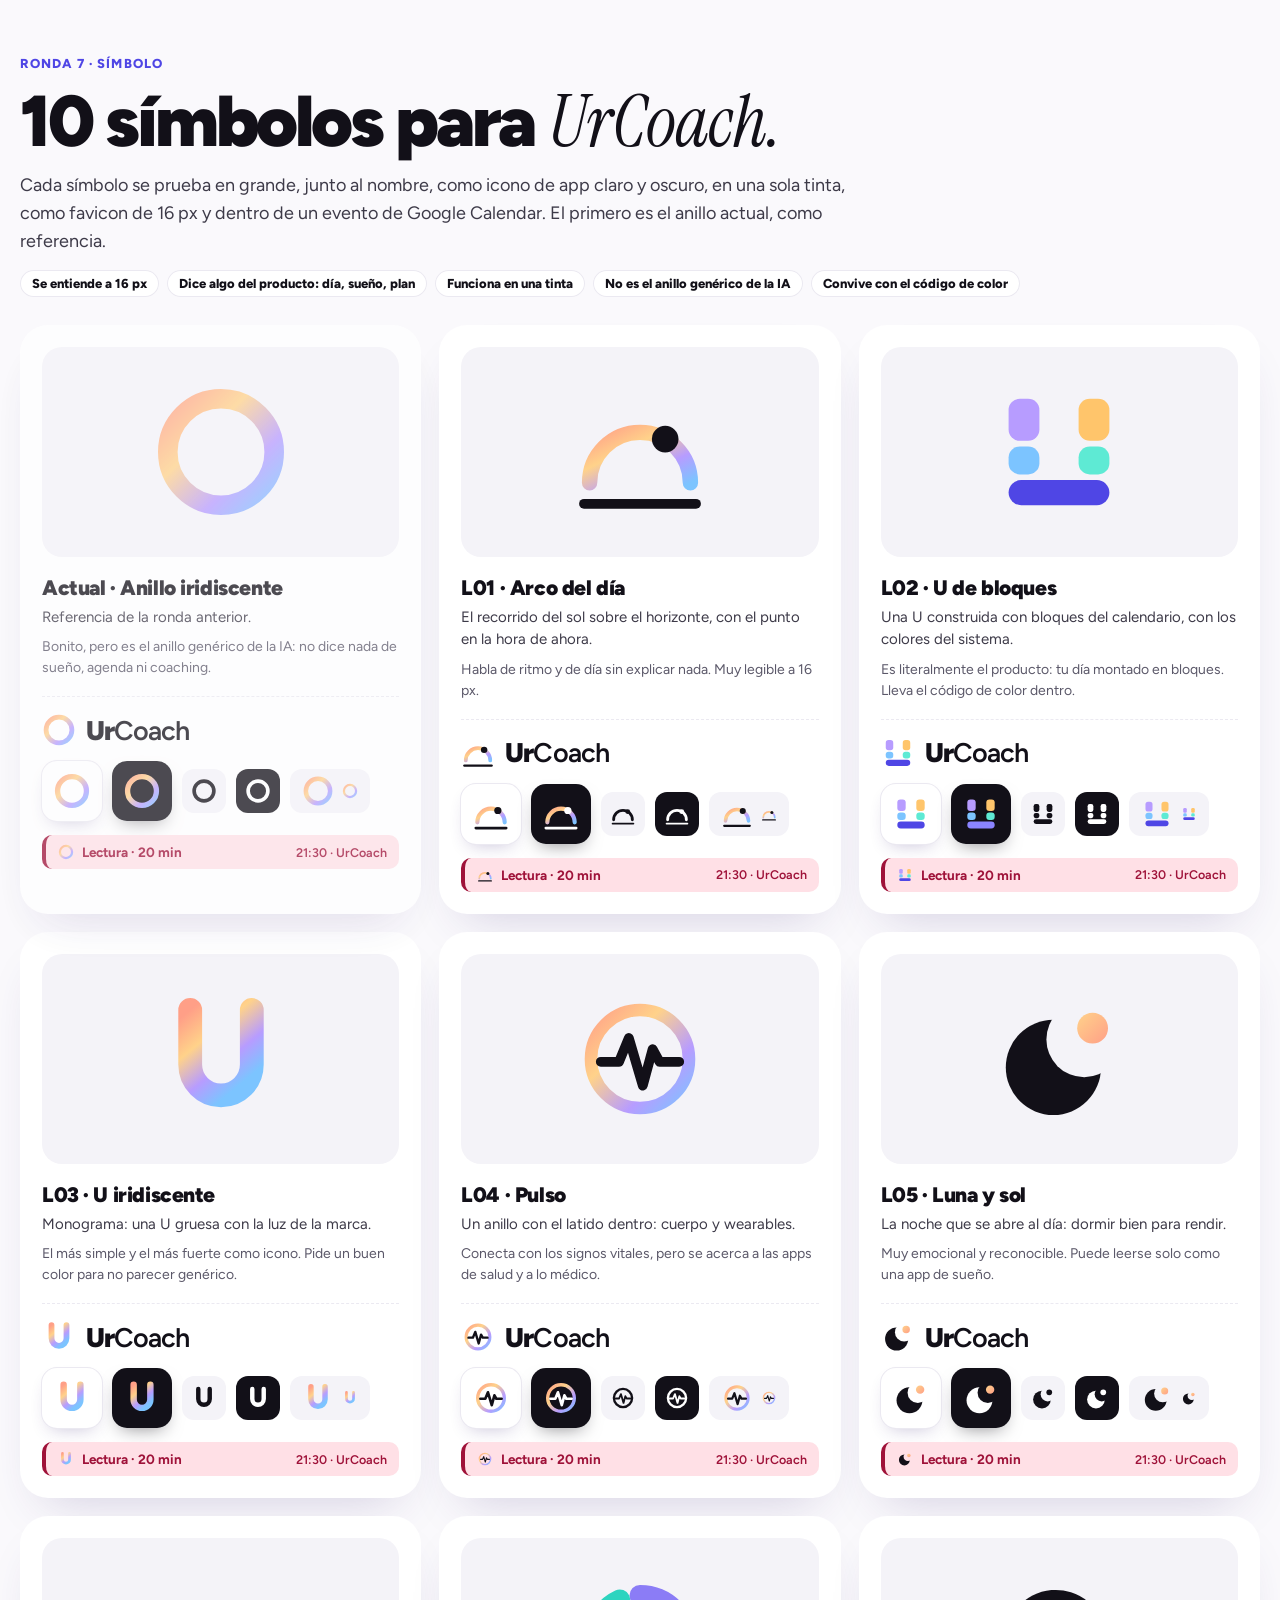
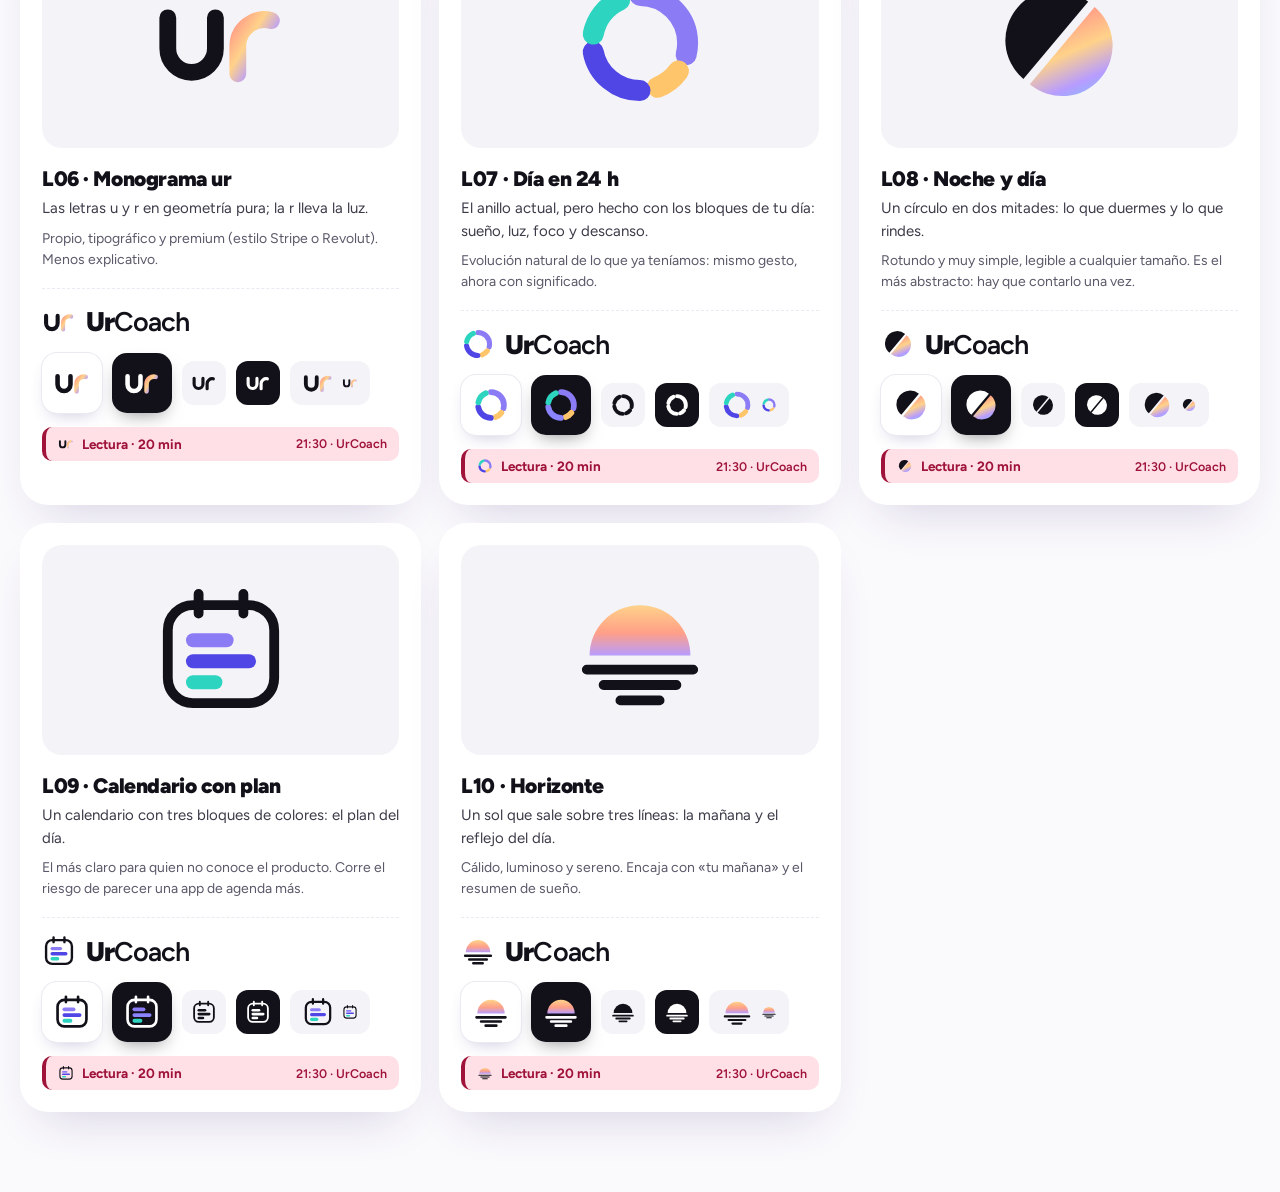
<file: marca/urcoach-logo-ronda7.html>
<!doctype html>
<html lang="es"><head><meta charset="utf-8"><meta name="viewport" content="width=device-width, initial-scale=1">
<meta name="robots" content="noindex, nofollow">
<title>UrCoach · Ronda 7 · Símbolo</title>
<link rel="preconnect" href="https://fonts.googleapis.com"><link rel="preconnect" href="https://fonts.gstatic.com" crossorigin>
<link href="https://fonts.googleapis.com/css2?family=Figtree:wght@400;600;700;800;900&family=Instrument+Serif:ital@1&display=swap" rel="stylesheet">
<style>
:root{--ink:#121018;--ink2:#3d3a48;--muted:#5b5869;--bg:#faf9fc;--soft:#f4f3f8;--line:#ebe9f1}
*{box-sizing:border-box}body{margin:0;background:var(--bg);color:var(--ink);font-family:Figtree,system-ui,sans-serif}
svg{display:block;width:100%;height:100%}
header{width:min(1240px,100% - 40px);margin:0 auto;padding:56px 0 28px;display:grid;gap:14px}
header .eb{font-size:13px;font-weight:800;letter-spacing:.08em;text-transform:uppercase;color:#4f46e5}
header h1{margin:0;font-size:clamp(40px,6vw,72px);font-weight:900;letter-spacing:-.045em;line-height:1}
header h1 i{font-family:"Instrument Serif",serif;font-weight:400;letter-spacing:-.01em}
header p{margin:0;max-width:70ch;font-size:18px;line-height:1.55;color:var(--ink2)}
.crit{display:flex;flex-wrap:wrap;gap:8px}.crit span{font-size:13px;font-weight:800;background:#fff;box-shadow:inset 0 0 0 1px var(--line);padding:6px 12px;border-radius:999px}
main{width:min(1240px,100% - 40px);margin:0 auto 80px;display:grid;grid-template-columns:repeat(auto-fill,minmax(380px,1fr));gap:18px}
.card{background:#fff;border-radius:28px;box-shadow:0 24px 50px -24px rgba(60,40,120,.22);padding:22px;display:grid;gap:18px;align-content:start}
.card:first-child{opacity:.75}
.hero-sym{background:var(--soft);border-radius:20px;height:210px;display:grid;place-items:center}
.hero-sym svg{width:140px;height:140px}
.meta h2{margin:0 0 6px;font-size:21px;font-weight:900;letter-spacing:-.02em}
.meta p{margin:0;font-size:15px;line-height:1.5;color:var(--ink2)}
.meta .note{margin-top:8px;font-size:14px;color:var(--muted)}
.uses{display:grid;gap:14px;padding-top:16px;border-top:1px dashed var(--line)}
.lock{display:flex;align-items:center;gap:10px}
.word{font-size:27px;font-weight:600;letter-spacing:-.035em}.word b{font-weight:900}
.s34{width:34px;height:34px;flex-shrink:0}.s32{width:32px;height:32px}.s16{width:16px;height:16px;flex-shrink:0}
.row{display:flex;align-items:center;gap:10px;flex-wrap:wrap}
.app{width:60px;height:60px;border-radius:15px;background:#fff;box-shadow:0 0 0 1px var(--line),0 8px 18px -8px rgba(60,40,120,.3);padding:11px}
.app.dark{background:#121018;box-shadow:0 8px 18px -8px rgba(18,16,24,.5)}
.mono{width:44px;height:44px;border-radius:12px;background:var(--soft);padding:9px}
.mono.dark{background:#121018}
.fav{display:flex;align-items:center;gap:8px;height:44px;padding:0 12px;border-radius:12px;background:var(--soft)}
.ev{display:flex;align-items:center;gap:8px;background:#ffe0e6;color:#9f1239;border-radius:10px;padding:9px 12px;font-size:13.5px;border-left:4px solid #9f1239}
.ev span:last-child{margin-left:auto;font-weight:600;font-size:12.5px}
@media (max-width:440px){main{grid-template-columns:1fr}}
</style></head><body>
<header>
  <span class="eb">Ronda 7 · Símbolo</span>
  <h1>10 símbolos para <i>UrCoach.</i></h1>
  <p>Cada símbolo se prueba en grande, junto al nombre, como icono de app claro y oscuro, en una sola tinta, como favicon de 16 px y dentro de un evento de Google Calendar. El primero es el anillo actual, como referencia.</p>
  <div class="crit"><span>Se entiende a 16 px</span><span>Dice algo del producto: día, sueño, plan</span><span>Funciona en una tinta</span><span>No es el anillo genérico de la IA</span><span>Convive con el código de color</span></div>
</header>
<main>
<article class="card">
  <div class="hero-sym"><svg viewBox="0 0 100 100" aria-hidden="true"><defs><linearGradient id="s0ag" x1="0" y1="0" x2="1" y2="1"><stop offset="0" stop-color="#ff9f87"/><stop offset="0.35" stop-color="#ffd28a"/><stop offset="0.7" stop-color="#b79cff"/><stop offset="1" stop-color="#7cc4ff"/></linearGradient></defs><circle cx="50" cy="50" r="38" fill="none" stroke="url(#s0ag)" stroke-width="14"/></svg></div>
  <div class="meta"><h2>Actual · Anillo iridiscente</h2><p>Referencia de la ronda anterior.</p><p class="note">Bonito, pero es el anillo genérico de la IA: no dice nada de sueño, agenda ni coaching.</p></div>
  <div class="uses">
    <div class="lock"><span class="s34"><svg viewBox="0 0 100 100" aria-hidden="true"><defs><linearGradient id="s0bg" x1="0" y1="0" x2="1" y2="1"><stop offset="0" stop-color="#ff9f87"/><stop offset="0.35" stop-color="#ffd28a"/><stop offset="0.7" stop-color="#b79cff"/><stop offset="1" stop-color="#7cc4ff"/></linearGradient></defs><circle cx="50" cy="50" r="38" fill="none" stroke="url(#s0bg)" stroke-width="14"/></svg></span><span class="word"><b>Ur</b>Coach</span></div>
    <div class="row">
      <span class="app"><svg viewBox="0 0 100 100" aria-hidden="true"><defs><linearGradient id="s0cg" x1="0" y1="0" x2="1" y2="1"><stop offset="0" stop-color="#ff9f87"/><stop offset="0.35" stop-color="#ffd28a"/><stop offset="0.7" stop-color="#b79cff"/><stop offset="1" stop-color="#7cc4ff"/></linearGradient></defs><circle cx="50" cy="50" r="38" fill="none" stroke="url(#s0cg)" stroke-width="14"/></svg></span><span class="app dark"><svg viewBox="0 0 100 100" aria-hidden="true"><defs><linearGradient id="s0dg" x1="0" y1="0" x2="1" y2="1"><stop offset="0" stop-color="#ff9f87"/><stop offset="0.35" stop-color="#ffd28a"/><stop offset="0.7" stop-color="#b79cff"/><stop offset="1" stop-color="#7cc4ff"/></linearGradient></defs><circle cx="50" cy="50" r="38" fill="none" stroke="url(#s0dg)" stroke-width="14"/></svg></span>
      <span class="mono"><svg viewBox="0 0 100 100" aria-hidden="true"><defs></defs><circle cx="50" cy="50" r="38" fill="none" stroke="#121018" stroke-width="14"/></svg></span><span class="mono dark"><svg viewBox="0 0 100 100" aria-hidden="true"><defs></defs><circle cx="50" cy="50" r="38" fill="none" stroke="#ffffff" stroke-width="14"/></svg></span>
      <span class="fav"><span class="s32"><svg viewBox="0 0 100 100" aria-hidden="true"><defs><linearGradient id="s0hg" x1="0" y1="0" x2="1" y2="1"><stop offset="0" stop-color="#ff9f87"/><stop offset="0.35" stop-color="#ffd28a"/><stop offset="0.7" stop-color="#b79cff"/><stop offset="1" stop-color="#7cc4ff"/></linearGradient></defs><circle cx="50" cy="50" r="38" fill="none" stroke="url(#s0hg)" stroke-width="14"/></svg></span><span class="s16"><svg viewBox="0 0 100 100" aria-hidden="true"><defs><linearGradient id="s0ig" x1="0" y1="0" x2="1" y2="1"><stop offset="0" stop-color="#ff9f87"/><stop offset="0.35" stop-color="#ffd28a"/><stop offset="0.7" stop-color="#b79cff"/><stop offset="1" stop-color="#7cc4ff"/></linearGradient></defs><circle cx="50" cy="50" r="38" fill="none" stroke="url(#s0ig)" stroke-width="14"/></svg></span></span>
    </div>
    <div class="ev"><span class="s16"><svg viewBox="0 0 100 100" aria-hidden="true"><defs><linearGradient id="s0jg" x1="0" y1="0" x2="1" y2="1"><stop offset="0" stop-color="#ff9f87"/><stop offset="0.35" stop-color="#ffd28a"/><stop offset="0.7" stop-color="#b79cff"/><stop offset="1" stop-color="#7cc4ff"/></linearGradient></defs><circle cx="50" cy="50" r="38" fill="none" stroke="url(#s0jg)" stroke-width="14"/></svg></span><b>Lectura · 20 min</b><span>21:30 · UrCoach</span></div>
  </div>
</article>
<article class="card">
  <div class="hero-sym"><svg viewBox="0 0 100 100" aria-hidden="true"><defs><linearGradient id="s1ag" x1="0" y1="0" x2="1" y2="1"><stop offset="0" stop-color="#ff9f87"/><stop offset="0.35" stop-color="#ffd28a"/><stop offset="0.7" stop-color="#b79cff"/><stop offset="1" stop-color="#7cc4ff"/></linearGradient></defs><path d="M14 72 A36 36 0 0 1 86 72" fill="none" stroke="url(#s1ag)" stroke-width="11" stroke-linecap="round"/><circle cx="68" cy="40.8" r="9.5" fill="#121018"/><path d="M10 87 H90" stroke="#121018" stroke-width="7" stroke-linecap="round"/></svg></div>
  <div class="meta"><h2>L01 · Arco del día</h2><p>El recorrido del sol sobre el horizonte, con el punto en la hora de ahora.</p><p class="note">Habla de ritmo y de día sin explicar nada. Muy legible a 16 px.</p></div>
  <div class="uses">
    <div class="lock"><span class="s34"><svg viewBox="0 0 100 100" aria-hidden="true"><defs><linearGradient id="s1bg" x1="0" y1="0" x2="1" y2="1"><stop offset="0" stop-color="#ff9f87"/><stop offset="0.35" stop-color="#ffd28a"/><stop offset="0.7" stop-color="#b79cff"/><stop offset="1" stop-color="#7cc4ff"/></linearGradient></defs><path d="M14 72 A36 36 0 0 1 86 72" fill="none" stroke="url(#s1bg)" stroke-width="11" stroke-linecap="round"/><circle cx="68" cy="40.8" r="9.5" fill="#121018"/><path d="M10 87 H90" stroke="#121018" stroke-width="7" stroke-linecap="round"/></svg></span><span class="word"><b>Ur</b>Coach</span></div>
    <div class="row">
      <span class="app"><svg viewBox="0 0 100 100" aria-hidden="true"><defs><linearGradient id="s1cg" x1="0" y1="0" x2="1" y2="1"><stop offset="0" stop-color="#ff9f87"/><stop offset="0.35" stop-color="#ffd28a"/><stop offset="0.7" stop-color="#b79cff"/><stop offset="1" stop-color="#7cc4ff"/></linearGradient></defs><path d="M14 72 A36 36 0 0 1 86 72" fill="none" stroke="url(#s1cg)" stroke-width="11" stroke-linecap="round"/><circle cx="68" cy="40.8" r="9.5" fill="#121018"/><path d="M10 87 H90" stroke="#121018" stroke-width="7" stroke-linecap="round"/></svg></span><span class="app dark"><svg viewBox="0 0 100 100" aria-hidden="true"><defs><linearGradient id="s1dg" x1="0" y1="0" x2="1" y2="1"><stop offset="0" stop-color="#ff9f87"/><stop offset="0.35" stop-color="#ffd28a"/><stop offset="0.7" stop-color="#b79cff"/><stop offset="1" stop-color="#7cc4ff"/></linearGradient></defs><path d="M14 72 A36 36 0 0 1 86 72" fill="none" stroke="url(#s1dg)" stroke-width="11" stroke-linecap="round"/><circle cx="68" cy="40.8" r="9.5" fill="#ffffff"/><path d="M10 87 H90" stroke="#ffffff" stroke-width="7" stroke-linecap="round"/></svg></span>
      <span class="mono"><svg viewBox="0 0 100 100" aria-hidden="true"><defs></defs><path d="M14 72 A36 36 0 0 1 86 72" fill="none" stroke="#121018" stroke-width="11" stroke-linecap="round"/><circle cx="68" cy="40.8" r="9.5" fill="#121018"/><path d="M10 87 H90" stroke="#121018" stroke-width="7" stroke-linecap="round"/></svg></span><span class="mono dark"><svg viewBox="0 0 100 100" aria-hidden="true"><defs></defs><path d="M14 72 A36 36 0 0 1 86 72" fill="none" stroke="#ffffff" stroke-width="11" stroke-linecap="round"/><circle cx="68" cy="40.8" r="9.5" fill="#ffffff"/><path d="M10 87 H90" stroke="#ffffff" stroke-width="7" stroke-linecap="round"/></svg></span>
      <span class="fav"><span class="s32"><svg viewBox="0 0 100 100" aria-hidden="true"><defs><linearGradient id="s1hg" x1="0" y1="0" x2="1" y2="1"><stop offset="0" stop-color="#ff9f87"/><stop offset="0.35" stop-color="#ffd28a"/><stop offset="0.7" stop-color="#b79cff"/><stop offset="1" stop-color="#7cc4ff"/></linearGradient></defs><path d="M14 72 A36 36 0 0 1 86 72" fill="none" stroke="url(#s1hg)" stroke-width="11" stroke-linecap="round"/><circle cx="68" cy="40.8" r="9.5" fill="#121018"/><path d="M10 87 H90" stroke="#121018" stroke-width="7" stroke-linecap="round"/></svg></span><span class="s16"><svg viewBox="0 0 100 100" aria-hidden="true"><defs><linearGradient id="s1ig" x1="0" y1="0" x2="1" y2="1"><stop offset="0" stop-color="#ff9f87"/><stop offset="0.35" stop-color="#ffd28a"/><stop offset="0.7" stop-color="#b79cff"/><stop offset="1" stop-color="#7cc4ff"/></linearGradient></defs><path d="M14 72 A36 36 0 0 1 86 72" fill="none" stroke="url(#s1ig)" stroke-width="11" stroke-linecap="round"/><circle cx="68" cy="40.8" r="9.5" fill="#121018"/><path d="M10 87 H90" stroke="#121018" stroke-width="7" stroke-linecap="round"/></svg></span></span>
    </div>
    <div class="ev"><span class="s16"><svg viewBox="0 0 100 100" aria-hidden="true"><defs><linearGradient id="s1jg" x1="0" y1="0" x2="1" y2="1"><stop offset="0" stop-color="#ff9f87"/><stop offset="0.35" stop-color="#ffd28a"/><stop offset="0.7" stop-color="#b79cff"/><stop offset="1" stop-color="#7cc4ff"/></linearGradient></defs><path d="M14 72 A36 36 0 0 1 86 72" fill="none" stroke="url(#s1jg)" stroke-width="11" stroke-linecap="round"/><circle cx="68" cy="40.8" r="9.5" fill="#121018"/><path d="M10 87 H90" stroke="#121018" stroke-width="7" stroke-linecap="round"/></svg></span><b>Lectura · 20 min</b><span>21:30 · UrCoach</span></div>
  </div>
</article>
<article class="card">
  <div class="hero-sym"><svg viewBox="0 0 100 100" aria-hidden="true"><defs><linearGradient id="s2ag" x1="0" y1="0" x2="1" y2="1"><stop offset="0" stop-color="#ff9f87"/><stop offset="0.35" stop-color="#ffd28a"/><stop offset="0.7" stop-color="#b79cff"/><stop offset="1" stop-color="#7cc4ff"/></linearGradient></defs><rect x="14" y="12" width="22" height="30" rx="8" fill="#b79cff"/><rect x="14" y="46" width="22" height="20" rx="8" fill="#7cc4ff"/><rect x="14" y="70" width="72" height="18" rx="9" fill="#4f46e5"/><rect x="64" y="46" width="22" height="20" rx="8" fill="#5eead4"/><rect x="64" y="12" width="22" height="30" rx="8" fill="#ffc56b"/></svg></div>
  <div class="meta"><h2>L02 · U de bloques</h2><p>Una U construida con bloques del calendario, con los colores del sistema.</p><p class="note">Es literalmente el producto: tu día montado en bloques. Lleva el código de color dentro.</p></div>
  <div class="uses">
    <div class="lock"><span class="s34"><svg viewBox="0 0 100 100" aria-hidden="true"><defs><linearGradient id="s2bg" x1="0" y1="0" x2="1" y2="1"><stop offset="0" stop-color="#ff9f87"/><stop offset="0.35" stop-color="#ffd28a"/><stop offset="0.7" stop-color="#b79cff"/><stop offset="1" stop-color="#7cc4ff"/></linearGradient></defs><rect x="14" y="12" width="22" height="30" rx="8" fill="#b79cff"/><rect x="14" y="46" width="22" height="20" rx="8" fill="#7cc4ff"/><rect x="14" y="70" width="72" height="18" rx="9" fill="#4f46e5"/><rect x="64" y="46" width="22" height="20" rx="8" fill="#5eead4"/><rect x="64" y="12" width="22" height="30" rx="8" fill="#ffc56b"/></svg></span><span class="word"><b>Ur</b>Coach</span></div>
    <div class="row">
      <span class="app"><svg viewBox="0 0 100 100" aria-hidden="true"><defs><linearGradient id="s2cg" x1="0" y1="0" x2="1" y2="1"><stop offset="0" stop-color="#ff9f87"/><stop offset="0.35" stop-color="#ffd28a"/><stop offset="0.7" stop-color="#b79cff"/><stop offset="1" stop-color="#7cc4ff"/></linearGradient></defs><rect x="14" y="12" width="22" height="30" rx="8" fill="#b79cff"/><rect x="14" y="46" width="22" height="20" rx="8" fill="#7cc4ff"/><rect x="14" y="70" width="72" height="18" rx="9" fill="#4f46e5"/><rect x="64" y="46" width="22" height="20" rx="8" fill="#5eead4"/><rect x="64" y="12" width="22" height="30" rx="8" fill="#ffc56b"/></svg></span><span class="app dark"><svg viewBox="0 0 100 100" aria-hidden="true"><defs><linearGradient id="s2dg" x1="0" y1="0" x2="1" y2="1"><stop offset="0" stop-color="#ff9f87"/><stop offset="0.35" stop-color="#ffd28a"/><stop offset="0.7" stop-color="#b79cff"/><stop offset="1" stop-color="#7cc4ff"/></linearGradient></defs><rect x="14" y="12" width="22" height="30" rx="8" fill="#b79cff"/><rect x="14" y="46" width="22" height="20" rx="8" fill="#7cc4ff"/><rect x="14" y="70" width="72" height="18" rx="9" fill="#8b84ff"/><rect x="64" y="46" width="22" height="20" rx="8" fill="#5eead4"/><rect x="64" y="12" width="22" height="30" rx="8" fill="#ffc56b"/></svg></span>
      <span class="mono"><svg viewBox="0 0 100 100" aria-hidden="true"><defs></defs><rect x="14" y="12" width="22" height="30" rx="8" fill="#121018"/><rect x="14" y="46" width="22" height="20" rx="8" fill="#121018"/><rect x="14" y="70" width="72" height="18" rx="9" fill="#121018"/><rect x="64" y="46" width="22" height="20" rx="8" fill="#121018"/><rect x="64" y="12" width="22" height="30" rx="8" fill="#121018"/></svg></span><span class="mono dark"><svg viewBox="0 0 100 100" aria-hidden="true"><defs></defs><rect x="14" y="12" width="22" height="30" rx="8" fill="#ffffff"/><rect x="14" y="46" width="22" height="20" rx="8" fill="#ffffff"/><rect x="14" y="70" width="72" height="18" rx="9" fill="#ffffff"/><rect x="64" y="46" width="22" height="20" rx="8" fill="#ffffff"/><rect x="64" y="12" width="22" height="30" rx="8" fill="#ffffff"/></svg></span>
      <span class="fav"><span class="s32"><svg viewBox="0 0 100 100" aria-hidden="true"><defs><linearGradient id="s2hg" x1="0" y1="0" x2="1" y2="1"><stop offset="0" stop-color="#ff9f87"/><stop offset="0.35" stop-color="#ffd28a"/><stop offset="0.7" stop-color="#b79cff"/><stop offset="1" stop-color="#7cc4ff"/></linearGradient></defs><rect x="14" y="12" width="22" height="30" rx="8" fill="#b79cff"/><rect x="14" y="46" width="22" height="20" rx="8" fill="#7cc4ff"/><rect x="14" y="70" width="72" height="18" rx="9" fill="#4f46e5"/><rect x="64" y="46" width="22" height="20" rx="8" fill="#5eead4"/><rect x="64" y="12" width="22" height="30" rx="8" fill="#ffc56b"/></svg></span><span class="s16"><svg viewBox="0 0 100 100" aria-hidden="true"><defs><linearGradient id="s2ig" x1="0" y1="0" x2="1" y2="1"><stop offset="0" stop-color="#ff9f87"/><stop offset="0.35" stop-color="#ffd28a"/><stop offset="0.7" stop-color="#b79cff"/><stop offset="1" stop-color="#7cc4ff"/></linearGradient></defs><rect x="14" y="12" width="22" height="30" rx="8" fill="#b79cff"/><rect x="14" y="46" width="22" height="20" rx="8" fill="#7cc4ff"/><rect x="14" y="70" width="72" height="18" rx="9" fill="#4f46e5"/><rect x="64" y="46" width="22" height="20" rx="8" fill="#5eead4"/><rect x="64" y="12" width="22" height="30" rx="8" fill="#ffc56b"/></svg></span></span>
    </div>
    <div class="ev"><span class="s16"><svg viewBox="0 0 100 100" aria-hidden="true"><defs><linearGradient id="s2jg" x1="0" y1="0" x2="1" y2="1"><stop offset="0" stop-color="#ff9f87"/><stop offset="0.35" stop-color="#ffd28a"/><stop offset="0.7" stop-color="#b79cff"/><stop offset="1" stop-color="#7cc4ff"/></linearGradient></defs><rect x="14" y="12" width="22" height="30" rx="8" fill="#b79cff"/><rect x="14" y="46" width="22" height="20" rx="8" fill="#7cc4ff"/><rect x="14" y="70" width="72" height="18" rx="9" fill="#4f46e5"/><rect x="64" y="46" width="22" height="20" rx="8" fill="#5eead4"/><rect x="64" y="12" width="22" height="30" rx="8" fill="#ffc56b"/></svg></span><b>Lectura · 20 min</b><span>21:30 · UrCoach</span></div>
  </div>
</article>
<article class="card">
  <div class="hero-sym"><svg viewBox="0 0 100 100" aria-hidden="true"><defs><linearGradient id="s3ag" x1="0" y1="0" x2="0.6" y2="1"><stop offset="0" stop-color="#ff9f87"/><stop offset="0.35" stop-color="#ffd28a"/><stop offset="0.7" stop-color="#b79cff"/><stop offset="1" stop-color="#7cc4ff"/></linearGradient></defs><path d="M28 15 V54 A22 22 0 0 0 72 54 V15" fill="none" stroke="url(#s3ag)" stroke-width="17" stroke-linecap="round"/></svg></div>
  <div class="meta"><h2>L03 · U iridiscente</h2><p>Monograma: una U gruesa con la luz de la marca.</p><p class="note">El más simple y el más fuerte como icono. Pide un buen color para no parecer genérico.</p></div>
  <div class="uses">
    <div class="lock"><span class="s34"><svg viewBox="0 0 100 100" aria-hidden="true"><defs><linearGradient id="s3bg" x1="0" y1="0" x2="0.6" y2="1"><stop offset="0" stop-color="#ff9f87"/><stop offset="0.35" stop-color="#ffd28a"/><stop offset="0.7" stop-color="#b79cff"/><stop offset="1" stop-color="#7cc4ff"/></linearGradient></defs><path d="M28 15 V54 A22 22 0 0 0 72 54 V15" fill="none" stroke="url(#s3bg)" stroke-width="17" stroke-linecap="round"/></svg></span><span class="word"><b>Ur</b>Coach</span></div>
    <div class="row">
      <span class="app"><svg viewBox="0 0 100 100" aria-hidden="true"><defs><linearGradient id="s3cg" x1="0" y1="0" x2="0.6" y2="1"><stop offset="0" stop-color="#ff9f87"/><stop offset="0.35" stop-color="#ffd28a"/><stop offset="0.7" stop-color="#b79cff"/><stop offset="1" stop-color="#7cc4ff"/></linearGradient></defs><path d="M28 15 V54 A22 22 0 0 0 72 54 V15" fill="none" stroke="url(#s3cg)" stroke-width="17" stroke-linecap="round"/></svg></span><span class="app dark"><svg viewBox="0 0 100 100" aria-hidden="true"><defs><linearGradient id="s3dg" x1="0" y1="0" x2="0.6" y2="1"><stop offset="0" stop-color="#ff9f87"/><stop offset="0.35" stop-color="#ffd28a"/><stop offset="0.7" stop-color="#b79cff"/><stop offset="1" stop-color="#7cc4ff"/></linearGradient></defs><path d="M28 15 V54 A22 22 0 0 0 72 54 V15" fill="none" stroke="url(#s3dg)" stroke-width="17" stroke-linecap="round"/></svg></span>
      <span class="mono"><svg viewBox="0 0 100 100" aria-hidden="true"><defs></defs><path d="M28 15 V54 A22 22 0 0 0 72 54 V15" fill="none" stroke="#121018" stroke-width="17" stroke-linecap="round"/></svg></span><span class="mono dark"><svg viewBox="0 0 100 100" aria-hidden="true"><defs></defs><path d="M28 15 V54 A22 22 0 0 0 72 54 V15" fill="none" stroke="#ffffff" stroke-width="17" stroke-linecap="round"/></svg></span>
      <span class="fav"><span class="s32"><svg viewBox="0 0 100 100" aria-hidden="true"><defs><linearGradient id="s3hg" x1="0" y1="0" x2="0.6" y2="1"><stop offset="0" stop-color="#ff9f87"/><stop offset="0.35" stop-color="#ffd28a"/><stop offset="0.7" stop-color="#b79cff"/><stop offset="1" stop-color="#7cc4ff"/></linearGradient></defs><path d="M28 15 V54 A22 22 0 0 0 72 54 V15" fill="none" stroke="url(#s3hg)" stroke-width="17" stroke-linecap="round"/></svg></span><span class="s16"><svg viewBox="0 0 100 100" aria-hidden="true"><defs><linearGradient id="s3ig" x1="0" y1="0" x2="0.6" y2="1"><stop offset="0" stop-color="#ff9f87"/><stop offset="0.35" stop-color="#ffd28a"/><stop offset="0.7" stop-color="#b79cff"/><stop offset="1" stop-color="#7cc4ff"/></linearGradient></defs><path d="M28 15 V54 A22 22 0 0 0 72 54 V15" fill="none" stroke="url(#s3ig)" stroke-width="17" stroke-linecap="round"/></svg></span></span>
    </div>
    <div class="ev"><span class="s16"><svg viewBox="0 0 100 100" aria-hidden="true"><defs><linearGradient id="s3jg" x1="0" y1="0" x2="0.6" y2="1"><stop offset="0" stop-color="#ff9f87"/><stop offset="0.35" stop-color="#ffd28a"/><stop offset="0.7" stop-color="#b79cff"/><stop offset="1" stop-color="#7cc4ff"/></linearGradient></defs><path d="M28 15 V54 A22 22 0 0 0 72 54 V15" fill="none" stroke="url(#s3jg)" stroke-width="17" stroke-linecap="round"/></svg></span><b>Lectura · 20 min</b><span>21:30 · UrCoach</span></div>
  </div>
</article>
<article class="card">
  <div class="hero-sym"><svg viewBox="0 0 100 100" aria-hidden="true"><defs><linearGradient id="s4ag" x1="0" y1="0" x2="1" y2="1"><stop offset="0" stop-color="#ff9f87"/><stop offset="0.35" stop-color="#ffd28a"/><stop offset="0.7" stop-color="#b79cff"/><stop offset="1" stop-color="#7cc4ff"/></linearGradient></defs><circle cx="50" cy="50" r="35" fill="none" stroke="url(#s4ag)" stroke-width="9"/><polyline points="22,52 35,52 42,35 52,69 59,43 64,52 78,52" fill="none" stroke="#121018" stroke-width="7" stroke-linejoin="round" stroke-linecap="round"/></svg></div>
  <div class="meta"><h2>L04 · Pulso</h2><p>Un anillo con el latido dentro: cuerpo y wearables.</p><p class="note">Conecta con los signos vitales, pero se acerca a las apps de salud y a lo médico.</p></div>
  <div class="uses">
    <div class="lock"><span class="s34"><svg viewBox="0 0 100 100" aria-hidden="true"><defs><linearGradient id="s4bg" x1="0" y1="0" x2="1" y2="1"><stop offset="0" stop-color="#ff9f87"/><stop offset="0.35" stop-color="#ffd28a"/><stop offset="0.7" stop-color="#b79cff"/><stop offset="1" stop-color="#7cc4ff"/></linearGradient></defs><circle cx="50" cy="50" r="35" fill="none" stroke="url(#s4bg)" stroke-width="9"/><polyline points="22,52 35,52 42,35 52,69 59,43 64,52 78,52" fill="none" stroke="#121018" stroke-width="7" stroke-linejoin="round" stroke-linecap="round"/></svg></span><span class="word"><b>Ur</b>Coach</span></div>
    <div class="row">
      <span class="app"><svg viewBox="0 0 100 100" aria-hidden="true"><defs><linearGradient id="s4cg" x1="0" y1="0" x2="1" y2="1"><stop offset="0" stop-color="#ff9f87"/><stop offset="0.35" stop-color="#ffd28a"/><stop offset="0.7" stop-color="#b79cff"/><stop offset="1" stop-color="#7cc4ff"/></linearGradient></defs><circle cx="50" cy="50" r="35" fill="none" stroke="url(#s4cg)" stroke-width="9"/><polyline points="22,52 35,52 42,35 52,69 59,43 64,52 78,52" fill="none" stroke="#121018" stroke-width="7" stroke-linejoin="round" stroke-linecap="round"/></svg></span><span class="app dark"><svg viewBox="0 0 100 100" aria-hidden="true"><defs><linearGradient id="s4dg" x1="0" y1="0" x2="1" y2="1"><stop offset="0" stop-color="#ff9f87"/><stop offset="0.35" stop-color="#ffd28a"/><stop offset="0.7" stop-color="#b79cff"/><stop offset="1" stop-color="#7cc4ff"/></linearGradient></defs><circle cx="50" cy="50" r="35" fill="none" stroke="url(#s4dg)" stroke-width="9"/><polyline points="22,52 35,52 42,35 52,69 59,43 64,52 78,52" fill="none" stroke="#ffffff" stroke-width="7" stroke-linejoin="round" stroke-linecap="round"/></svg></span>
      <span class="mono"><svg viewBox="0 0 100 100" aria-hidden="true"><defs></defs><circle cx="50" cy="50" r="35" fill="none" stroke="#121018" stroke-width="9"/><polyline points="22,52 35,52 42,35 52,69 59,43 64,52 78,52" fill="none" stroke="#121018" stroke-width="7" stroke-linejoin="round" stroke-linecap="round"/></svg></span><span class="mono dark"><svg viewBox="0 0 100 100" aria-hidden="true"><defs></defs><circle cx="50" cy="50" r="35" fill="none" stroke="#ffffff" stroke-width="9"/><polyline points="22,52 35,52 42,35 52,69 59,43 64,52 78,52" fill="none" stroke="#ffffff" stroke-width="7" stroke-linejoin="round" stroke-linecap="round"/></svg></span>
      <span class="fav"><span class="s32"><svg viewBox="0 0 100 100" aria-hidden="true"><defs><linearGradient id="s4hg" x1="0" y1="0" x2="1" y2="1"><stop offset="0" stop-color="#ff9f87"/><stop offset="0.35" stop-color="#ffd28a"/><stop offset="0.7" stop-color="#b79cff"/><stop offset="1" stop-color="#7cc4ff"/></linearGradient></defs><circle cx="50" cy="50" r="35" fill="none" stroke="url(#s4hg)" stroke-width="9"/><polyline points="22,52 35,52 42,35 52,69 59,43 64,52 78,52" fill="none" stroke="#121018" stroke-width="7" stroke-linejoin="round" stroke-linecap="round"/></svg></span><span class="s16"><svg viewBox="0 0 100 100" aria-hidden="true"><defs><linearGradient id="s4ig" x1="0" y1="0" x2="1" y2="1"><stop offset="0" stop-color="#ff9f87"/><stop offset="0.35" stop-color="#ffd28a"/><stop offset="0.7" stop-color="#b79cff"/><stop offset="1" stop-color="#7cc4ff"/></linearGradient></defs><circle cx="50" cy="50" r="35" fill="none" stroke="url(#s4ig)" stroke-width="9"/><polyline points="22,52 35,52 42,35 52,69 59,43 64,52 78,52" fill="none" stroke="#121018" stroke-width="7" stroke-linejoin="round" stroke-linecap="round"/></svg></span></span>
    </div>
    <div class="ev"><span class="s16"><svg viewBox="0 0 100 100" aria-hidden="true"><defs><linearGradient id="s4jg" x1="0" y1="0" x2="1" y2="1"><stop offset="0" stop-color="#ff9f87"/><stop offset="0.35" stop-color="#ffd28a"/><stop offset="0.7" stop-color="#b79cff"/><stop offset="1" stop-color="#7cc4ff"/></linearGradient></defs><circle cx="50" cy="50" r="35" fill="none" stroke="url(#s4jg)" stroke-width="9"/><polyline points="22,52 35,52 42,35 52,69 59,43 64,52 78,52" fill="none" stroke="#121018" stroke-width="7" stroke-linejoin="round" stroke-linecap="round"/></svg></span><b>Lectura · 20 min</b><span>21:30 · UrCoach</span></div>
  </div>
</article>
<article class="card">
  <div class="hero-sym"><svg viewBox="0 0 100 100" aria-hidden="true"><defs><linearGradient id="s5as" x1="0" y1="0" x2="1" y2="1"><stop offset="0" stop-color="#ffd28a"/><stop offset="1" stop-color="#ff9f87"/></linearGradient></defs><mask id="s5am"><rect width="100" height="100" fill="#fff"/><circle cx="68" cy="36" r="27" fill="#000"/></mask><circle cx="46" cy="56" r="34" fill="#121018" mask="url(#s5am)"/><circle cx="74" cy="28" r="11" fill="url(#s5as)"/></svg></div>
  <div class="meta"><h2>L05 · Luna y sol</h2><p>La noche que se abre al día: dormir bien para rendir.</p><p class="note">Muy emocional y reconocible. Puede leerse solo como una app de sueño.</p></div>
  <div class="uses">
    <div class="lock"><span class="s34"><svg viewBox="0 0 100 100" aria-hidden="true"><defs><linearGradient id="s5bs" x1="0" y1="0" x2="1" y2="1"><stop offset="0" stop-color="#ffd28a"/><stop offset="1" stop-color="#ff9f87"/></linearGradient></defs><mask id="s5bm"><rect width="100" height="100" fill="#fff"/><circle cx="68" cy="36" r="27" fill="#000"/></mask><circle cx="46" cy="56" r="34" fill="#121018" mask="url(#s5bm)"/><circle cx="74" cy="28" r="11" fill="url(#s5bs)"/></svg></span><span class="word"><b>Ur</b>Coach</span></div>
    <div class="row">
      <span class="app"><svg viewBox="0 0 100 100" aria-hidden="true"><defs><linearGradient id="s5cs" x1="0" y1="0" x2="1" y2="1"><stop offset="0" stop-color="#ffd28a"/><stop offset="1" stop-color="#ff9f87"/></linearGradient></defs><mask id="s5cm"><rect width="100" height="100" fill="#fff"/><circle cx="68" cy="36" r="27" fill="#000"/></mask><circle cx="46" cy="56" r="34" fill="#121018" mask="url(#s5cm)"/><circle cx="74" cy="28" r="11" fill="url(#s5cs)"/></svg></span><span class="app dark"><svg viewBox="0 0 100 100" aria-hidden="true"><defs><linearGradient id="s5ds" x1="0" y1="0" x2="1" y2="1"><stop offset="0" stop-color="#ffd28a"/><stop offset="1" stop-color="#ff9f87"/></linearGradient></defs><mask id="s5dm"><rect width="100" height="100" fill="#fff"/><circle cx="68" cy="36" r="27" fill="#000"/></mask><circle cx="46" cy="56" r="34" fill="#ffffff" mask="url(#s5dm)"/><circle cx="74" cy="28" r="11" fill="url(#s5ds)"/></svg></span>
      <span class="mono"><svg viewBox="0 0 100 100" aria-hidden="true"><defs></defs><mask id="s5em"><rect width="100" height="100" fill="#fff"/><circle cx="68" cy="36" r="27" fill="#000"/></mask><circle cx="46" cy="56" r="34" fill="#121018" mask="url(#s5em)"/><circle cx="74" cy="28" r="11" fill="#121018"/></svg></span><span class="mono dark"><svg viewBox="0 0 100 100" aria-hidden="true"><defs></defs><mask id="s5fm"><rect width="100" height="100" fill="#fff"/><circle cx="68" cy="36" r="27" fill="#000"/></mask><circle cx="46" cy="56" r="34" fill="#ffffff" mask="url(#s5fm)"/><circle cx="74" cy="28" r="11" fill="#ffffff"/></svg></span>
      <span class="fav"><span class="s32"><svg viewBox="0 0 100 100" aria-hidden="true"><defs><linearGradient id="s5hs" x1="0" y1="0" x2="1" y2="1"><stop offset="0" stop-color="#ffd28a"/><stop offset="1" stop-color="#ff9f87"/></linearGradient></defs><mask id="s5hm"><rect width="100" height="100" fill="#fff"/><circle cx="68" cy="36" r="27" fill="#000"/></mask><circle cx="46" cy="56" r="34" fill="#121018" mask="url(#s5hm)"/><circle cx="74" cy="28" r="11" fill="url(#s5hs)"/></svg></span><span class="s16"><svg viewBox="0 0 100 100" aria-hidden="true"><defs><linearGradient id="s5is" x1="0" y1="0" x2="1" y2="1"><stop offset="0" stop-color="#ffd28a"/><stop offset="1" stop-color="#ff9f87"/></linearGradient></defs><mask id="s5im"><rect width="100" height="100" fill="#fff"/><circle cx="68" cy="36" r="27" fill="#000"/></mask><circle cx="46" cy="56" r="34" fill="#121018" mask="url(#s5im)"/><circle cx="74" cy="28" r="11" fill="url(#s5is)"/></svg></span></span>
    </div>
    <div class="ev"><span class="s16"><svg viewBox="0 0 100 100" aria-hidden="true"><defs><linearGradient id="s5js" x1="0" y1="0" x2="1" y2="1"><stop offset="0" stop-color="#ffd28a"/><stop offset="1" stop-color="#ff9f87"/></linearGradient></defs><mask id="s5jm"><rect width="100" height="100" fill="#fff"/><circle cx="68" cy="36" r="27" fill="#000"/></mask><circle cx="46" cy="56" r="34" fill="#121018" mask="url(#s5jm)"/><circle cx="74" cy="28" r="11" fill="url(#s5js)"/></svg></span><b>Lectura · 20 min</b><span>21:30 · UrCoach</span></div>
  </div>
</article>
<article class="card">
  <div class="hero-sym"><svg viewBox="0 0 100 100" aria-hidden="true"><defs><linearGradient id="s6ag" x1="0" y1="0" x2="1" y2="1"><stop offset="0" stop-color="#ff9f87"/><stop offset="0.35" stop-color="#ffd28a"/><stop offset="0.7" stop-color="#b79cff"/><stop offset="1" stop-color="#7cc4ff"/></linearGradient></defs><path d="M12 32 V54 A17 17 0 0 0 46 54 V32" fill="none" stroke="#121018" stroke-width="12" stroke-linecap="round"/><path d="M62 72 V52 A19 19 0 0 1 86 34" fill="none" stroke="url(#s6ag)" stroke-width="12" stroke-linecap="round"/></svg></div>
  <div class="meta"><h2>L06 · Monograma ur</h2><p>Las letras u y r en geometría pura; la r lleva la luz.</p><p class="note">Propio, tipográfico y premium (estilo Stripe o Revolut). Menos explicativo.</p></div>
  <div class="uses">
    <div class="lock"><span class="s34"><svg viewBox="0 0 100 100" aria-hidden="true"><defs><linearGradient id="s6bg" x1="0" y1="0" x2="1" y2="1"><stop offset="0" stop-color="#ff9f87"/><stop offset="0.35" stop-color="#ffd28a"/><stop offset="0.7" stop-color="#b79cff"/><stop offset="1" stop-color="#7cc4ff"/></linearGradient></defs><path d="M12 32 V54 A17 17 0 0 0 46 54 V32" fill="none" stroke="#121018" stroke-width="12" stroke-linecap="round"/><path d="M62 72 V52 A19 19 0 0 1 86 34" fill="none" stroke="url(#s6bg)" stroke-width="12" stroke-linecap="round"/></svg></span><span class="word"><b>Ur</b>Coach</span></div>
    <div class="row">
      <span class="app"><svg viewBox="0 0 100 100" aria-hidden="true"><defs><linearGradient id="s6cg" x1="0" y1="0" x2="1" y2="1"><stop offset="0" stop-color="#ff9f87"/><stop offset="0.35" stop-color="#ffd28a"/><stop offset="0.7" stop-color="#b79cff"/><stop offset="1" stop-color="#7cc4ff"/></linearGradient></defs><path d="M12 32 V54 A17 17 0 0 0 46 54 V32" fill="none" stroke="#121018" stroke-width="12" stroke-linecap="round"/><path d="M62 72 V52 A19 19 0 0 1 86 34" fill="none" stroke="url(#s6cg)" stroke-width="12" stroke-linecap="round"/></svg></span><span class="app dark"><svg viewBox="0 0 100 100" aria-hidden="true"><defs><linearGradient id="s6dg" x1="0" y1="0" x2="1" y2="1"><stop offset="0" stop-color="#ff9f87"/><stop offset="0.35" stop-color="#ffd28a"/><stop offset="0.7" stop-color="#b79cff"/><stop offset="1" stop-color="#7cc4ff"/></linearGradient></defs><path d="M12 32 V54 A17 17 0 0 0 46 54 V32" fill="none" stroke="#ffffff" stroke-width="12" stroke-linecap="round"/><path d="M62 72 V52 A19 19 0 0 1 86 34" fill="none" stroke="url(#s6dg)" stroke-width="12" stroke-linecap="round"/></svg></span>
      <span class="mono"><svg viewBox="0 0 100 100" aria-hidden="true"><defs></defs><path d="M12 32 V54 A17 17 0 0 0 46 54 V32" fill="none" stroke="#121018" stroke-width="12" stroke-linecap="round"/><path d="M62 72 V52 A19 19 0 0 1 86 34" fill="none" stroke="#121018" stroke-width="12" stroke-linecap="round"/></svg></span><span class="mono dark"><svg viewBox="0 0 100 100" aria-hidden="true"><defs></defs><path d="M12 32 V54 A17 17 0 0 0 46 54 V32" fill="none" stroke="#ffffff" stroke-width="12" stroke-linecap="round"/><path d="M62 72 V52 A19 19 0 0 1 86 34" fill="none" stroke="#ffffff" stroke-width="12" stroke-linecap="round"/></svg></span>
      <span class="fav"><span class="s32"><svg viewBox="0 0 100 100" aria-hidden="true"><defs><linearGradient id="s6hg" x1="0" y1="0" x2="1" y2="1"><stop offset="0" stop-color="#ff9f87"/><stop offset="0.35" stop-color="#ffd28a"/><stop offset="0.7" stop-color="#b79cff"/><stop offset="1" stop-color="#7cc4ff"/></linearGradient></defs><path d="M12 32 V54 A17 17 0 0 0 46 54 V32" fill="none" stroke="#121018" stroke-width="12" stroke-linecap="round"/><path d="M62 72 V52 A19 19 0 0 1 86 34" fill="none" stroke="url(#s6hg)" stroke-width="12" stroke-linecap="round"/></svg></span><span class="s16"><svg viewBox="0 0 100 100" aria-hidden="true"><defs><linearGradient id="s6ig" x1="0" y1="0" x2="1" y2="1"><stop offset="0" stop-color="#ff9f87"/><stop offset="0.35" stop-color="#ffd28a"/><stop offset="0.7" stop-color="#b79cff"/><stop offset="1" stop-color="#7cc4ff"/></linearGradient></defs><path d="M12 32 V54 A17 17 0 0 0 46 54 V32" fill="none" stroke="#121018" stroke-width="12" stroke-linecap="round"/><path d="M62 72 V52 A19 19 0 0 1 86 34" fill="none" stroke="url(#s6ig)" stroke-width="12" stroke-linecap="round"/></svg></span></span>
    </div>
    <div class="ev"><span class="s16"><svg viewBox="0 0 100 100" aria-hidden="true"><defs><linearGradient id="s6jg" x1="0" y1="0" x2="1" y2="1"><stop offset="0" stop-color="#ff9f87"/><stop offset="0.35" stop-color="#ffd28a"/><stop offset="0.7" stop-color="#b79cff"/><stop offset="1" stop-color="#7cc4ff"/></linearGradient></defs><path d="M12 32 V54 A17 17 0 0 0 46 54 V32" fill="none" stroke="#121018" stroke-width="12" stroke-linecap="round"/><path d="M62 72 V52 A19 19 0 0 1 86 34" fill="none" stroke="url(#s6jg)" stroke-width="12" stroke-linecap="round"/></svg></span><b>Lectura · 20 min</b><span>21:30 · UrCoach</span></div>
  </div>
</article>
<article class="card">
  <div class="hero-sym"><svg viewBox="0 0 100 100" aria-hidden="true"><defs><linearGradient id="s7ag" x1="0" y1="0" x2="1" y2="1"><stop offset="0" stop-color="#ff9f87"/><stop offset="0.35" stop-color="#ffd28a"/><stop offset="0.7" stop-color="#b79cff"/><stop offset="1" stop-color="#7cc4ff"/></linearGradient></defs><circle cx="50" cy="50" r="34" fill="none" stroke="#8b7cf6" stroke-width="15" stroke-linecap="round" pathLength="100" stroke-dasharray="29 71" stroke-dashoffset="0" transform="rotate(-90 50 50)"/><circle cx="50" cy="50" r="34" fill="none" stroke="#ffc56b" stroke-width="15" stroke-linecap="round" pathLength="100" stroke-dasharray="9 91" stroke-dashoffset="-35" transform="rotate(-90 50 50)"/><circle cx="50" cy="50" r="34" fill="none" stroke="#4f46e5" stroke-width="15" stroke-linecap="round" pathLength="100" stroke-dasharray="22 78" stroke-dashoffset="-50" transform="rotate(-90 50 50)"/><circle cx="50" cy="50" r="34" fill="none" stroke="#2dd4bf" stroke-width="15" stroke-linecap="round" pathLength="100" stroke-dasharray="15 85" stroke-dashoffset="-78" transform="rotate(-90 50 50)"/></svg></div>
  <div class="meta"><h2>L07 · Día en 24 h</h2><p>El anillo actual, pero hecho con los bloques de tu día: sueño, luz, foco y descanso.</p><p class="note">Evolución natural de lo que ya teníamos: mismo gesto, ahora con significado.</p></div>
  <div class="uses">
    <div class="lock"><span class="s34"><svg viewBox="0 0 100 100" aria-hidden="true"><defs><linearGradient id="s7bg" x1="0" y1="0" x2="1" y2="1"><stop offset="0" stop-color="#ff9f87"/><stop offset="0.35" stop-color="#ffd28a"/><stop offset="0.7" stop-color="#b79cff"/><stop offset="1" stop-color="#7cc4ff"/></linearGradient></defs><circle cx="50" cy="50" r="34" fill="none" stroke="#8b7cf6" stroke-width="15" stroke-linecap="round" pathLength="100" stroke-dasharray="29 71" stroke-dashoffset="0" transform="rotate(-90 50 50)"/><circle cx="50" cy="50" r="34" fill="none" stroke="#ffc56b" stroke-width="15" stroke-linecap="round" pathLength="100" stroke-dasharray="9 91" stroke-dashoffset="-35" transform="rotate(-90 50 50)"/><circle cx="50" cy="50" r="34" fill="none" stroke="#4f46e5" stroke-width="15" stroke-linecap="round" pathLength="100" stroke-dasharray="22 78" stroke-dashoffset="-50" transform="rotate(-90 50 50)"/><circle cx="50" cy="50" r="34" fill="none" stroke="#2dd4bf" stroke-width="15" stroke-linecap="round" pathLength="100" stroke-dasharray="15 85" stroke-dashoffset="-78" transform="rotate(-90 50 50)"/></svg></span><span class="word"><b>Ur</b>Coach</span></div>
    <div class="row">
      <span class="app"><svg viewBox="0 0 100 100" aria-hidden="true"><defs><linearGradient id="s7cg" x1="0" y1="0" x2="1" y2="1"><stop offset="0" stop-color="#ff9f87"/><stop offset="0.35" stop-color="#ffd28a"/><stop offset="0.7" stop-color="#b79cff"/><stop offset="1" stop-color="#7cc4ff"/></linearGradient></defs><circle cx="50" cy="50" r="34" fill="none" stroke="#8b7cf6" stroke-width="15" stroke-linecap="round" pathLength="100" stroke-dasharray="29 71" stroke-dashoffset="0" transform="rotate(-90 50 50)"/><circle cx="50" cy="50" r="34" fill="none" stroke="#ffc56b" stroke-width="15" stroke-linecap="round" pathLength="100" stroke-dasharray="9 91" stroke-dashoffset="-35" transform="rotate(-90 50 50)"/><circle cx="50" cy="50" r="34" fill="none" stroke="#4f46e5" stroke-width="15" stroke-linecap="round" pathLength="100" stroke-dasharray="22 78" stroke-dashoffset="-50" transform="rotate(-90 50 50)"/><circle cx="50" cy="50" r="34" fill="none" stroke="#2dd4bf" stroke-width="15" stroke-linecap="round" pathLength="100" stroke-dasharray="15 85" stroke-dashoffset="-78" transform="rotate(-90 50 50)"/></svg></span><span class="app dark"><svg viewBox="0 0 100 100" aria-hidden="true"><defs><linearGradient id="s7dg" x1="0" y1="0" x2="1" y2="1"><stop offset="0" stop-color="#ff9f87"/><stop offset="0.35" stop-color="#ffd28a"/><stop offset="0.7" stop-color="#b79cff"/><stop offset="1" stop-color="#7cc4ff"/></linearGradient></defs><circle cx="50" cy="50" r="34" fill="none" stroke="#8b7cf6" stroke-width="15" stroke-linecap="round" pathLength="100" stroke-dasharray="29 71" stroke-dashoffset="0" transform="rotate(-90 50 50)"/><circle cx="50" cy="50" r="34" fill="none" stroke="#ffc56b" stroke-width="15" stroke-linecap="round" pathLength="100" stroke-dasharray="9 91" stroke-dashoffset="-35" transform="rotate(-90 50 50)"/><circle cx="50" cy="50" r="34" fill="none" stroke="#8b84ff" stroke-width="15" stroke-linecap="round" pathLength="100" stroke-dasharray="22 78" stroke-dashoffset="-50" transform="rotate(-90 50 50)"/><circle cx="50" cy="50" r="34" fill="none" stroke="#2dd4bf" stroke-width="15" stroke-linecap="round" pathLength="100" stroke-dasharray="15 85" stroke-dashoffset="-78" transform="rotate(-90 50 50)"/></svg></span>
      <span class="mono"><svg viewBox="0 0 100 100" aria-hidden="true"><defs></defs><circle cx="50" cy="50" r="34" fill="none" stroke="#121018" stroke-width="15" stroke-linecap="round" pathLength="100" stroke-dasharray="29 71" stroke-dashoffset="0" transform="rotate(-90 50 50)"/><circle cx="50" cy="50" r="34" fill="none" stroke="#121018" stroke-width="15" stroke-linecap="round" pathLength="100" stroke-dasharray="9 91" stroke-dashoffset="-35" transform="rotate(-90 50 50)"/><circle cx="50" cy="50" r="34" fill="none" stroke="#121018" stroke-width="15" stroke-linecap="round" pathLength="100" stroke-dasharray="22 78" stroke-dashoffset="-50" transform="rotate(-90 50 50)"/><circle cx="50" cy="50" r="34" fill="none" stroke="#121018" stroke-width="15" stroke-linecap="round" pathLength="100" stroke-dasharray="15 85" stroke-dashoffset="-78" transform="rotate(-90 50 50)"/></svg></span><span class="mono dark"><svg viewBox="0 0 100 100" aria-hidden="true"><defs></defs><circle cx="50" cy="50" r="34" fill="none" stroke="#ffffff" stroke-width="15" stroke-linecap="round" pathLength="100" stroke-dasharray="29 71" stroke-dashoffset="0" transform="rotate(-90 50 50)"/><circle cx="50" cy="50" r="34" fill="none" stroke="#ffffff" stroke-width="15" stroke-linecap="round" pathLength="100" stroke-dasharray="9 91" stroke-dashoffset="-35" transform="rotate(-90 50 50)"/><circle cx="50" cy="50" r="34" fill="none" stroke="#ffffff" stroke-width="15" stroke-linecap="round" pathLength="100" stroke-dasharray="22 78" stroke-dashoffset="-50" transform="rotate(-90 50 50)"/><circle cx="50" cy="50" r="34" fill="none" stroke="#ffffff" stroke-width="15" stroke-linecap="round" pathLength="100" stroke-dasharray="15 85" stroke-dashoffset="-78" transform="rotate(-90 50 50)"/></svg></span>
      <span class="fav"><span class="s32"><svg viewBox="0 0 100 100" aria-hidden="true"><defs><linearGradient id="s7hg" x1="0" y1="0" x2="1" y2="1"><stop offset="0" stop-color="#ff9f87"/><stop offset="0.35" stop-color="#ffd28a"/><stop offset="0.7" stop-color="#b79cff"/><stop offset="1" stop-color="#7cc4ff"/></linearGradient></defs><circle cx="50" cy="50" r="34" fill="none" stroke="#8b7cf6" stroke-width="15" stroke-linecap="round" pathLength="100" stroke-dasharray="29 71" stroke-dashoffset="0" transform="rotate(-90 50 50)"/><circle cx="50" cy="50" r="34" fill="none" stroke="#ffc56b" stroke-width="15" stroke-linecap="round" pathLength="100" stroke-dasharray="9 91" stroke-dashoffset="-35" transform="rotate(-90 50 50)"/><circle cx="50" cy="50" r="34" fill="none" stroke="#4f46e5" stroke-width="15" stroke-linecap="round" pathLength="100" stroke-dasharray="22 78" stroke-dashoffset="-50" transform="rotate(-90 50 50)"/><circle cx="50" cy="50" r="34" fill="none" stroke="#2dd4bf" stroke-width="15" stroke-linecap="round" pathLength="100" stroke-dasharray="15 85" stroke-dashoffset="-78" transform="rotate(-90 50 50)"/></svg></span><span class="s16"><svg viewBox="0 0 100 100" aria-hidden="true"><defs><linearGradient id="s7ig" x1="0" y1="0" x2="1" y2="1"><stop offset="0" stop-color="#ff9f87"/><stop offset="0.35" stop-color="#ffd28a"/><stop offset="0.7" stop-color="#b79cff"/><stop offset="1" stop-color="#7cc4ff"/></linearGradient></defs><circle cx="50" cy="50" r="34" fill="none" stroke="#8b7cf6" stroke-width="15" stroke-linecap="round" pathLength="100" stroke-dasharray="29 71" stroke-dashoffset="0" transform="rotate(-90 50 50)"/><circle cx="50" cy="50" r="34" fill="none" stroke="#ffc56b" stroke-width="15" stroke-linecap="round" pathLength="100" stroke-dasharray="9 91" stroke-dashoffset="-35" transform="rotate(-90 50 50)"/><circle cx="50" cy="50" r="34" fill="none" stroke="#4f46e5" stroke-width="15" stroke-linecap="round" pathLength="100" stroke-dasharray="22 78" stroke-dashoffset="-50" transform="rotate(-90 50 50)"/><circle cx="50" cy="50" r="34" fill="none" stroke="#2dd4bf" stroke-width="15" stroke-linecap="round" pathLength="100" stroke-dasharray="15 85" stroke-dashoffset="-78" transform="rotate(-90 50 50)"/></svg></span></span>
    </div>
    <div class="ev"><span class="s16"><svg viewBox="0 0 100 100" aria-hidden="true"><defs><linearGradient id="s7jg" x1="0" y1="0" x2="1" y2="1"><stop offset="0" stop-color="#ff9f87"/><stop offset="0.35" stop-color="#ffd28a"/><stop offset="0.7" stop-color="#b79cff"/><stop offset="1" stop-color="#7cc4ff"/></linearGradient></defs><circle cx="50" cy="50" r="34" fill="none" stroke="#8b7cf6" stroke-width="15" stroke-linecap="round" pathLength="100" stroke-dasharray="29 71" stroke-dashoffset="0" transform="rotate(-90 50 50)"/><circle cx="50" cy="50" r="34" fill="none" stroke="#ffc56b" stroke-width="15" stroke-linecap="round" pathLength="100" stroke-dasharray="9 91" stroke-dashoffset="-35" transform="rotate(-90 50 50)"/><circle cx="50" cy="50" r="34" fill="none" stroke="#4f46e5" stroke-width="15" stroke-linecap="round" pathLength="100" stroke-dasharray="22 78" stroke-dashoffset="-50" transform="rotate(-90 50 50)"/><circle cx="50" cy="50" r="34" fill="none" stroke="#2dd4bf" stroke-width="15" stroke-linecap="round" pathLength="100" stroke-dasharray="15 85" stroke-dashoffset="-78" transform="rotate(-90 50 50)"/></svg></span><b>Lectura · 20 min</b><span>21:30 · UrCoach</span></div>
  </div>
</article>
<article class="card">
  <div class="hero-sym"><svg viewBox="0 0 100 100" aria-hidden="true"><defs><linearGradient id="s8ag" x1="0" y1="0" x2="1" y2="1"><stop offset="0" stop-color="#ff9f87"/><stop offset="0.35" stop-color="#ffd28a"/><stop offset="0.7" stop-color="#b79cff"/><stop offset="1" stop-color="#7cc4ff"/></linearGradient></defs><g transform="rotate(40 50 50)"><path d="M53 14 A36 36 0 0 1 53 86 Z" fill="url(#s8ag)"/><path d="M47 14 A36 36 0 0 0 47 86 Z" fill="#121018"/></g></svg></div>
  <div class="meta"><h2>L08 · Noche y día</h2><p>Un círculo en dos mitades: lo que duermes y lo que rindes.</p><p class="note">Rotundo y muy simple, legible a cualquier tamaño. Es el más abstracto: hay que contarlo una vez.</p></div>
  <div class="uses">
    <div class="lock"><span class="s34"><svg viewBox="0 0 100 100" aria-hidden="true"><defs><linearGradient id="s8bg" x1="0" y1="0" x2="1" y2="1"><stop offset="0" stop-color="#ff9f87"/><stop offset="0.35" stop-color="#ffd28a"/><stop offset="0.7" stop-color="#b79cff"/><stop offset="1" stop-color="#7cc4ff"/></linearGradient></defs><g transform="rotate(40 50 50)"><path d="M53 14 A36 36 0 0 1 53 86 Z" fill="url(#s8bg)"/><path d="M47 14 A36 36 0 0 0 47 86 Z" fill="#121018"/></g></svg></span><span class="word"><b>Ur</b>Coach</span></div>
    <div class="row">
      <span class="app"><svg viewBox="0 0 100 100" aria-hidden="true"><defs><linearGradient id="s8cg" x1="0" y1="0" x2="1" y2="1"><stop offset="0" stop-color="#ff9f87"/><stop offset="0.35" stop-color="#ffd28a"/><stop offset="0.7" stop-color="#b79cff"/><stop offset="1" stop-color="#7cc4ff"/></linearGradient></defs><g transform="rotate(40 50 50)"><path d="M53 14 A36 36 0 0 1 53 86 Z" fill="url(#s8cg)"/><path d="M47 14 A36 36 0 0 0 47 86 Z" fill="#121018"/></g></svg></span><span class="app dark"><svg viewBox="0 0 100 100" aria-hidden="true"><defs><linearGradient id="s8dg" x1="0" y1="0" x2="1" y2="1"><stop offset="0" stop-color="#ff9f87"/><stop offset="0.35" stop-color="#ffd28a"/><stop offset="0.7" stop-color="#b79cff"/><stop offset="1" stop-color="#7cc4ff"/></linearGradient></defs><g transform="rotate(40 50 50)"><path d="M53 14 A36 36 0 0 1 53 86 Z" fill="url(#s8dg)"/><path d="M47 14 A36 36 0 0 0 47 86 Z" fill="#ffffff"/></g></svg></span>
      <span class="mono"><svg viewBox="0 0 100 100" aria-hidden="true"><defs></defs><g transform="rotate(40 50 50)"><path d="M53 14 A36 36 0 0 1 53 86 Z" fill="#121018"/><path d="M47 14 A36 36 0 0 0 47 86 Z" fill="#121018"/></g></svg></span><span class="mono dark"><svg viewBox="0 0 100 100" aria-hidden="true"><defs></defs><g transform="rotate(40 50 50)"><path d="M53 14 A36 36 0 0 1 53 86 Z" fill="#ffffff"/><path d="M47 14 A36 36 0 0 0 47 86 Z" fill="#ffffff"/></g></svg></span>
      <span class="fav"><span class="s32"><svg viewBox="0 0 100 100" aria-hidden="true"><defs><linearGradient id="s8hg" x1="0" y1="0" x2="1" y2="1"><stop offset="0" stop-color="#ff9f87"/><stop offset="0.35" stop-color="#ffd28a"/><stop offset="0.7" stop-color="#b79cff"/><stop offset="1" stop-color="#7cc4ff"/></linearGradient></defs><g transform="rotate(40 50 50)"><path d="M53 14 A36 36 0 0 1 53 86 Z" fill="url(#s8hg)"/><path d="M47 14 A36 36 0 0 0 47 86 Z" fill="#121018"/></g></svg></span><span class="s16"><svg viewBox="0 0 100 100" aria-hidden="true"><defs><linearGradient id="s8ig" x1="0" y1="0" x2="1" y2="1"><stop offset="0" stop-color="#ff9f87"/><stop offset="0.35" stop-color="#ffd28a"/><stop offset="0.7" stop-color="#b79cff"/><stop offset="1" stop-color="#7cc4ff"/></linearGradient></defs><g transform="rotate(40 50 50)"><path d="M53 14 A36 36 0 0 1 53 86 Z" fill="url(#s8ig)"/><path d="M47 14 A36 36 0 0 0 47 86 Z" fill="#121018"/></g></svg></span></span>
    </div>
    <div class="ev"><span class="s16"><svg viewBox="0 0 100 100" aria-hidden="true"><defs><linearGradient id="s8jg" x1="0" y1="0" x2="1" y2="1"><stop offset="0" stop-color="#ff9f87"/><stop offset="0.35" stop-color="#ffd28a"/><stop offset="0.7" stop-color="#b79cff"/><stop offset="1" stop-color="#7cc4ff"/></linearGradient></defs><g transform="rotate(40 50 50)"><path d="M53 14 A36 36 0 0 1 53 86 Z" fill="url(#s8jg)"/><path d="M47 14 A36 36 0 0 0 47 86 Z" fill="#121018"/></g></svg></span><b>Lectura · 20 min</b><span>21:30 · UrCoach</span></div>
  </div>
</article>
<article class="card">
  <div class="hero-sym"><svg viewBox="0 0 100 100" aria-hidden="true"><defs><linearGradient id="s9ag" x1="0" y1="0" x2="1" y2="1"><stop offset="0" stop-color="#ff9f87"/><stop offset="0.35" stop-color="#ffd28a"/><stop offset="0.7" stop-color="#b79cff"/><stop offset="1" stop-color="#7cc4ff"/></linearGradient></defs><rect x="12" y="18" width="76" height="70" rx="18" fill="none" stroke="#121018" stroke-width="7"/><path d="M34 10 V24 M66 10 V24" stroke="#121018" stroke-width="7" stroke-linecap="round"/><rect x="25" y="38" width="34" height="10" rx="5" fill="#8b7cf6"/><rect x="25" y="53" width="50" height="10" rx="5" fill="#4f46e5"/><rect x="25" y="68" width="26" height="10" rx="5" fill="#2dd4bf"/></svg></div>
  <div class="meta"><h2>L09 · Calendario con plan</h2><p>Un calendario con tres bloques de colores: el plan del día.</p><p class="note">El más claro para quien no conoce el producto. Corre el riesgo de parecer una app de agenda más.</p></div>
  <div class="uses">
    <div class="lock"><span class="s34"><svg viewBox="0 0 100 100" aria-hidden="true"><defs><linearGradient id="s9bg" x1="0" y1="0" x2="1" y2="1"><stop offset="0" stop-color="#ff9f87"/><stop offset="0.35" stop-color="#ffd28a"/><stop offset="0.7" stop-color="#b79cff"/><stop offset="1" stop-color="#7cc4ff"/></linearGradient></defs><rect x="12" y="18" width="76" height="70" rx="18" fill="none" stroke="#121018" stroke-width="7"/><path d="M34 10 V24 M66 10 V24" stroke="#121018" stroke-width="7" stroke-linecap="round"/><rect x="25" y="38" width="34" height="10" rx="5" fill="#8b7cf6"/><rect x="25" y="53" width="50" height="10" rx="5" fill="#4f46e5"/><rect x="25" y="68" width="26" height="10" rx="5" fill="#2dd4bf"/></svg></span><span class="word"><b>Ur</b>Coach</span></div>
    <div class="row">
      <span class="app"><svg viewBox="0 0 100 100" aria-hidden="true"><defs><linearGradient id="s9cg" x1="0" y1="0" x2="1" y2="1"><stop offset="0" stop-color="#ff9f87"/><stop offset="0.35" stop-color="#ffd28a"/><stop offset="0.7" stop-color="#b79cff"/><stop offset="1" stop-color="#7cc4ff"/></linearGradient></defs><rect x="12" y="18" width="76" height="70" rx="18" fill="none" stroke="#121018" stroke-width="7"/><path d="M34 10 V24 M66 10 V24" stroke="#121018" stroke-width="7" stroke-linecap="round"/><rect x="25" y="38" width="34" height="10" rx="5" fill="#8b7cf6"/><rect x="25" y="53" width="50" height="10" rx="5" fill="#4f46e5"/><rect x="25" y="68" width="26" height="10" rx="5" fill="#2dd4bf"/></svg></span><span class="app dark"><svg viewBox="0 0 100 100" aria-hidden="true"><defs><linearGradient id="s9dg" x1="0" y1="0" x2="1" y2="1"><stop offset="0" stop-color="#ff9f87"/><stop offset="0.35" stop-color="#ffd28a"/><stop offset="0.7" stop-color="#b79cff"/><stop offset="1" stop-color="#7cc4ff"/></linearGradient></defs><rect x="12" y="18" width="76" height="70" rx="18" fill="none" stroke="#ffffff" stroke-width="7"/><path d="M34 10 V24 M66 10 V24" stroke="#ffffff" stroke-width="7" stroke-linecap="round"/><rect x="25" y="38" width="34" height="10" rx="5" fill="#8b7cf6"/><rect x="25" y="53" width="50" height="10" rx="5" fill="#8b84ff"/><rect x="25" y="68" width="26" height="10" rx="5" fill="#2dd4bf"/></svg></span>
      <span class="mono"><svg viewBox="0 0 100 100" aria-hidden="true"><defs></defs><rect x="12" y="18" width="76" height="70" rx="18" fill="none" stroke="#121018" stroke-width="7"/><path d="M34 10 V24 M66 10 V24" stroke="#121018" stroke-width="7" stroke-linecap="round"/><rect x="25" y="38" width="34" height="10" rx="5" fill="#121018"/><rect x="25" y="53" width="50" height="10" rx="5" fill="#121018"/><rect x="25" y="68" width="26" height="10" rx="5" fill="#121018"/></svg></span><span class="mono dark"><svg viewBox="0 0 100 100" aria-hidden="true"><defs></defs><rect x="12" y="18" width="76" height="70" rx="18" fill="none" stroke="#ffffff" stroke-width="7"/><path d="M34 10 V24 M66 10 V24" stroke="#ffffff" stroke-width="7" stroke-linecap="round"/><rect x="25" y="38" width="34" height="10" rx="5" fill="#ffffff"/><rect x="25" y="53" width="50" height="10" rx="5" fill="#ffffff"/><rect x="25" y="68" width="26" height="10" rx="5" fill="#ffffff"/></svg></span>
      <span class="fav"><span class="s32"><svg viewBox="0 0 100 100" aria-hidden="true"><defs><linearGradient id="s9hg" x1="0" y1="0" x2="1" y2="1"><stop offset="0" stop-color="#ff9f87"/><stop offset="0.35" stop-color="#ffd28a"/><stop offset="0.7" stop-color="#b79cff"/><stop offset="1" stop-color="#7cc4ff"/></linearGradient></defs><rect x="12" y="18" width="76" height="70" rx="18" fill="none" stroke="#121018" stroke-width="7"/><path d="M34 10 V24 M66 10 V24" stroke="#121018" stroke-width="7" stroke-linecap="round"/><rect x="25" y="38" width="34" height="10" rx="5" fill="#8b7cf6"/><rect x="25" y="53" width="50" height="10" rx="5" fill="#4f46e5"/><rect x="25" y="68" width="26" height="10" rx="5" fill="#2dd4bf"/></svg></span><span class="s16"><svg viewBox="0 0 100 100" aria-hidden="true"><defs><linearGradient id="s9ig" x1="0" y1="0" x2="1" y2="1"><stop offset="0" stop-color="#ff9f87"/><stop offset="0.35" stop-color="#ffd28a"/><stop offset="0.7" stop-color="#b79cff"/><stop offset="1" stop-color="#7cc4ff"/></linearGradient></defs><rect x="12" y="18" width="76" height="70" rx="18" fill="none" stroke="#121018" stroke-width="7"/><path d="M34 10 V24 M66 10 V24" stroke="#121018" stroke-width="7" stroke-linecap="round"/><rect x="25" y="38" width="34" height="10" rx="5" fill="#8b7cf6"/><rect x="25" y="53" width="50" height="10" rx="5" fill="#4f46e5"/><rect x="25" y="68" width="26" height="10" rx="5" fill="#2dd4bf"/></svg></span></span>
    </div>
    <div class="ev"><span class="s16"><svg viewBox="0 0 100 100" aria-hidden="true"><defs><linearGradient id="s9jg" x1="0" y1="0" x2="1" y2="1"><stop offset="0" stop-color="#ff9f87"/><stop offset="0.35" stop-color="#ffd28a"/><stop offset="0.7" stop-color="#b79cff"/><stop offset="1" stop-color="#7cc4ff"/></linearGradient></defs><rect x="12" y="18" width="76" height="70" rx="18" fill="none" stroke="#121018" stroke-width="7"/><path d="M34 10 V24 M66 10 V24" stroke="#121018" stroke-width="7" stroke-linecap="round"/><rect x="25" y="38" width="34" height="10" rx="5" fill="#8b7cf6"/><rect x="25" y="53" width="50" height="10" rx="5" fill="#4f46e5"/><rect x="25" y="68" width="26" height="10" rx="5" fill="#2dd4bf"/></svg></span><b>Lectura · 20 min</b><span>21:30 · UrCoach</span></div>
  </div>
</article>
<article class="card">
  <div class="hero-sym"><svg viewBox="0 0 100 100" aria-hidden="true"><defs><linearGradient id="s10ag" x1="0" y1="0" x2="0" y2="1"><stop offset="0" stop-color="#ffd28a"/><stop offset="0.55" stop-color="#ff9f87"/><stop offset="1" stop-color="#b79cff"/></linearGradient></defs><path d="M14 54 A36 36 0 0 1 86 54 Z" fill="url(#s10ag)"/><path d="M12 64 H88 M24 75 H76 M36 86 H64" stroke="#121018" stroke-width="7" stroke-linecap="round"/></svg></div>
  <div class="meta"><h2>L10 · Horizonte</h2><p>Un sol que sale sobre tres líneas: la mañana y el reflejo del día.</p><p class="note">Cálido, luminoso y sereno. Encaja con «tu mañana» y el resumen de sueño.</p></div>
  <div class="uses">
    <div class="lock"><span class="s34"><svg viewBox="0 0 100 100" aria-hidden="true"><defs><linearGradient id="s10bg" x1="0" y1="0" x2="0" y2="1"><stop offset="0" stop-color="#ffd28a"/><stop offset="0.55" stop-color="#ff9f87"/><stop offset="1" stop-color="#b79cff"/></linearGradient></defs><path d="M14 54 A36 36 0 0 1 86 54 Z" fill="url(#s10bg)"/><path d="M12 64 H88 M24 75 H76 M36 86 H64" stroke="#121018" stroke-width="7" stroke-linecap="round"/></svg></span><span class="word"><b>Ur</b>Coach</span></div>
    <div class="row">
      <span class="app"><svg viewBox="0 0 100 100" aria-hidden="true"><defs><linearGradient id="s10cg" x1="0" y1="0" x2="0" y2="1"><stop offset="0" stop-color="#ffd28a"/><stop offset="0.55" stop-color="#ff9f87"/><stop offset="1" stop-color="#b79cff"/></linearGradient></defs><path d="M14 54 A36 36 0 0 1 86 54 Z" fill="url(#s10cg)"/><path d="M12 64 H88 M24 75 H76 M36 86 H64" stroke="#121018" stroke-width="7" stroke-linecap="round"/></svg></span><span class="app dark"><svg viewBox="0 0 100 100" aria-hidden="true"><defs><linearGradient id="s10dg" x1="0" y1="0" x2="0" y2="1"><stop offset="0" stop-color="#ffd28a"/><stop offset="0.55" stop-color="#ff9f87"/><stop offset="1" stop-color="#b79cff"/></linearGradient></defs><path d="M14 54 A36 36 0 0 1 86 54 Z" fill="url(#s10dg)"/><path d="M12 64 H88 M24 75 H76 M36 86 H64" stroke="#ffffff" stroke-width="7" stroke-linecap="round"/></svg></span>
      <span class="mono"><svg viewBox="0 0 100 100" aria-hidden="true"><defs></defs><path d="M14 54 A36 36 0 0 1 86 54 Z" fill="#121018"/><path d="M12 64 H88 M24 75 H76 M36 86 H64" stroke="#121018" stroke-width="7" stroke-linecap="round"/></svg></span><span class="mono dark"><svg viewBox="0 0 100 100" aria-hidden="true"><defs></defs><path d="M14 54 A36 36 0 0 1 86 54 Z" fill="#ffffff"/><path d="M12 64 H88 M24 75 H76 M36 86 H64" stroke="#ffffff" stroke-width="7" stroke-linecap="round"/></svg></span>
      <span class="fav"><span class="s32"><svg viewBox="0 0 100 100" aria-hidden="true"><defs><linearGradient id="s10hg" x1="0" y1="0" x2="0" y2="1"><stop offset="0" stop-color="#ffd28a"/><stop offset="0.55" stop-color="#ff9f87"/><stop offset="1" stop-color="#b79cff"/></linearGradient></defs><path d="M14 54 A36 36 0 0 1 86 54 Z" fill="url(#s10hg)"/><path d="M12 64 H88 M24 75 H76 M36 86 H64" stroke="#121018" stroke-width="7" stroke-linecap="round"/></svg></span><span class="s16"><svg viewBox="0 0 100 100" aria-hidden="true"><defs><linearGradient id="s10ig" x1="0" y1="0" x2="0" y2="1"><stop offset="0" stop-color="#ffd28a"/><stop offset="0.55" stop-color="#ff9f87"/><stop offset="1" stop-color="#b79cff"/></linearGradient></defs><path d="M14 54 A36 36 0 0 1 86 54 Z" fill="url(#s10ig)"/><path d="M12 64 H88 M24 75 H76 M36 86 H64" stroke="#121018" stroke-width="7" stroke-linecap="round"/></svg></span></span>
    </div>
    <div class="ev"><span class="s16"><svg viewBox="0 0 100 100" aria-hidden="true"><defs><linearGradient id="s10jg" x1="0" y1="0" x2="0" y2="1"><stop offset="0" stop-color="#ffd28a"/><stop offset="0.55" stop-color="#ff9f87"/><stop offset="1" stop-color="#b79cff"/></linearGradient></defs><path d="M14 54 A36 36 0 0 1 86 54 Z" fill="url(#s10jg)"/><path d="M12 64 H88 M24 75 H76 M36 86 H64" stroke="#121018" stroke-width="7" stroke-linecap="round"/></svg></span><b>Lectura · 20 min</b><span>21:30 · UrCoach</span></div>
  </div>
</article>
</main>
</body></html>
</file>
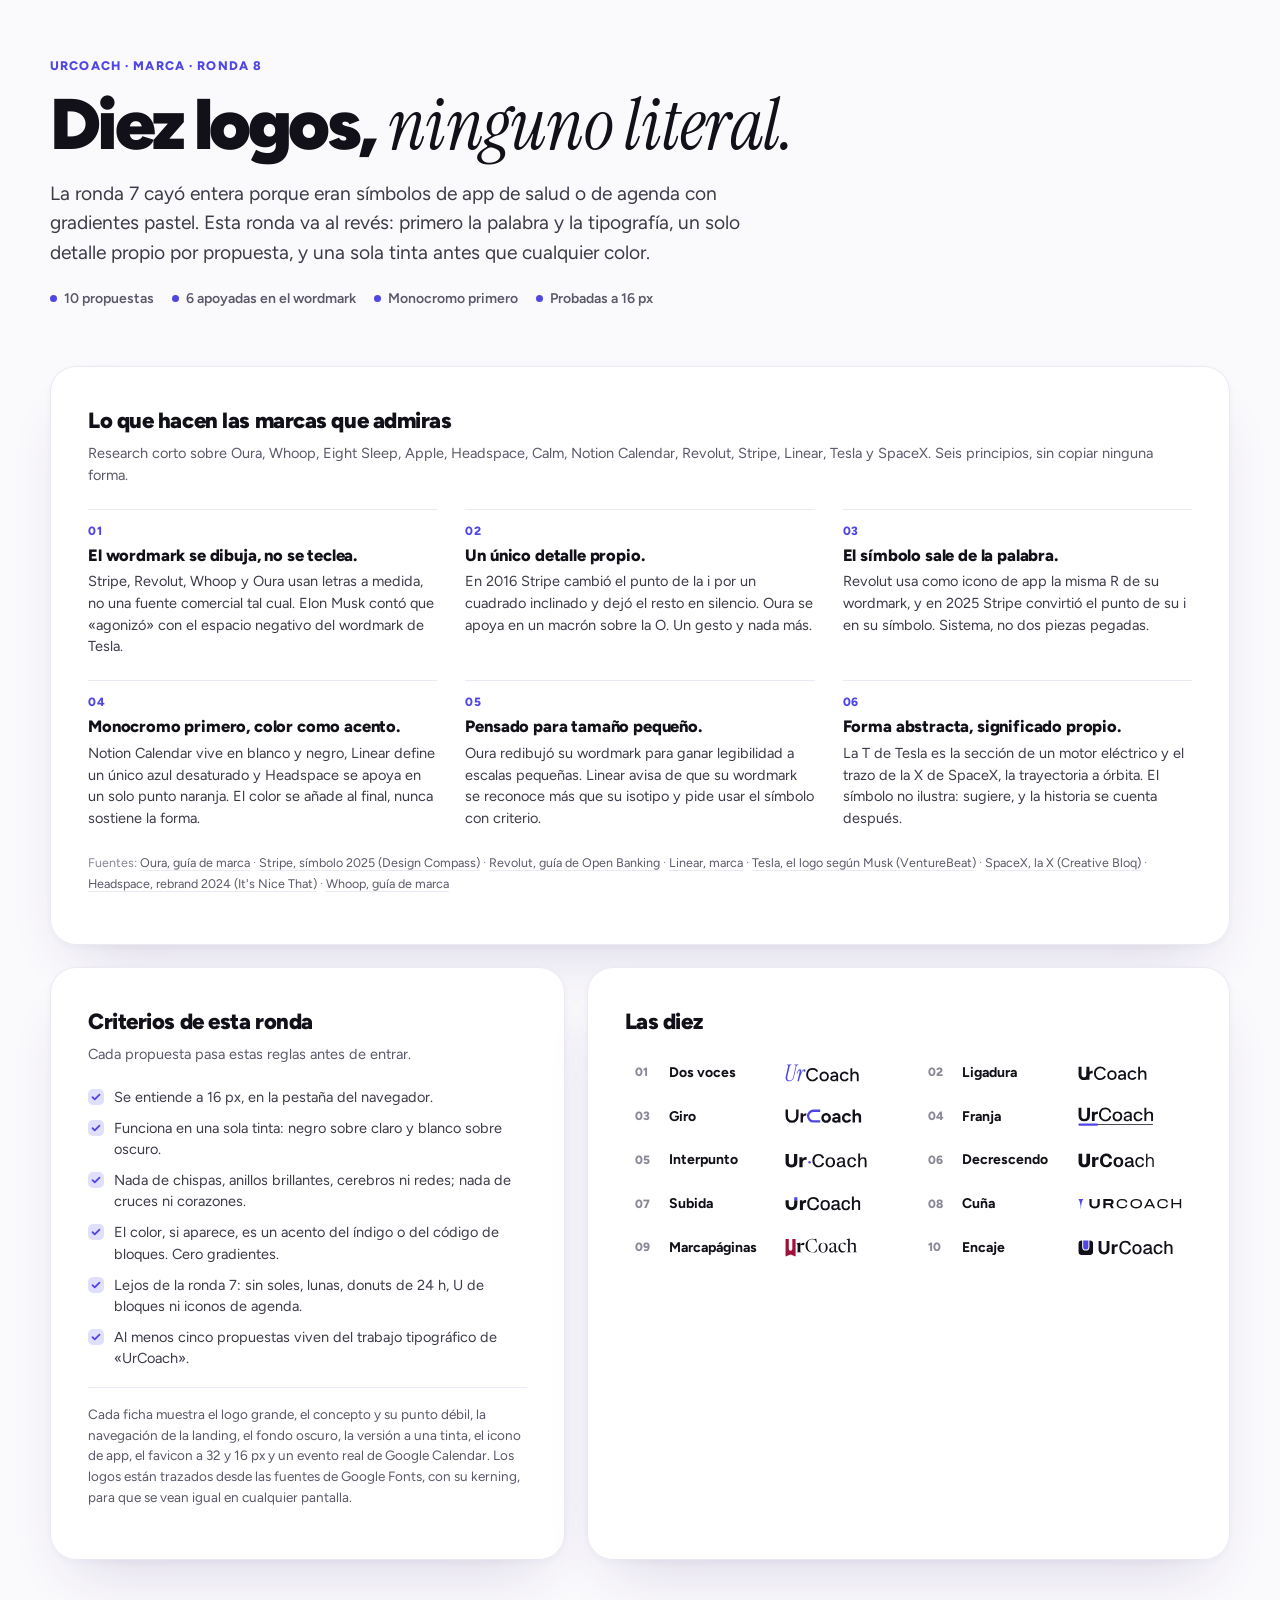
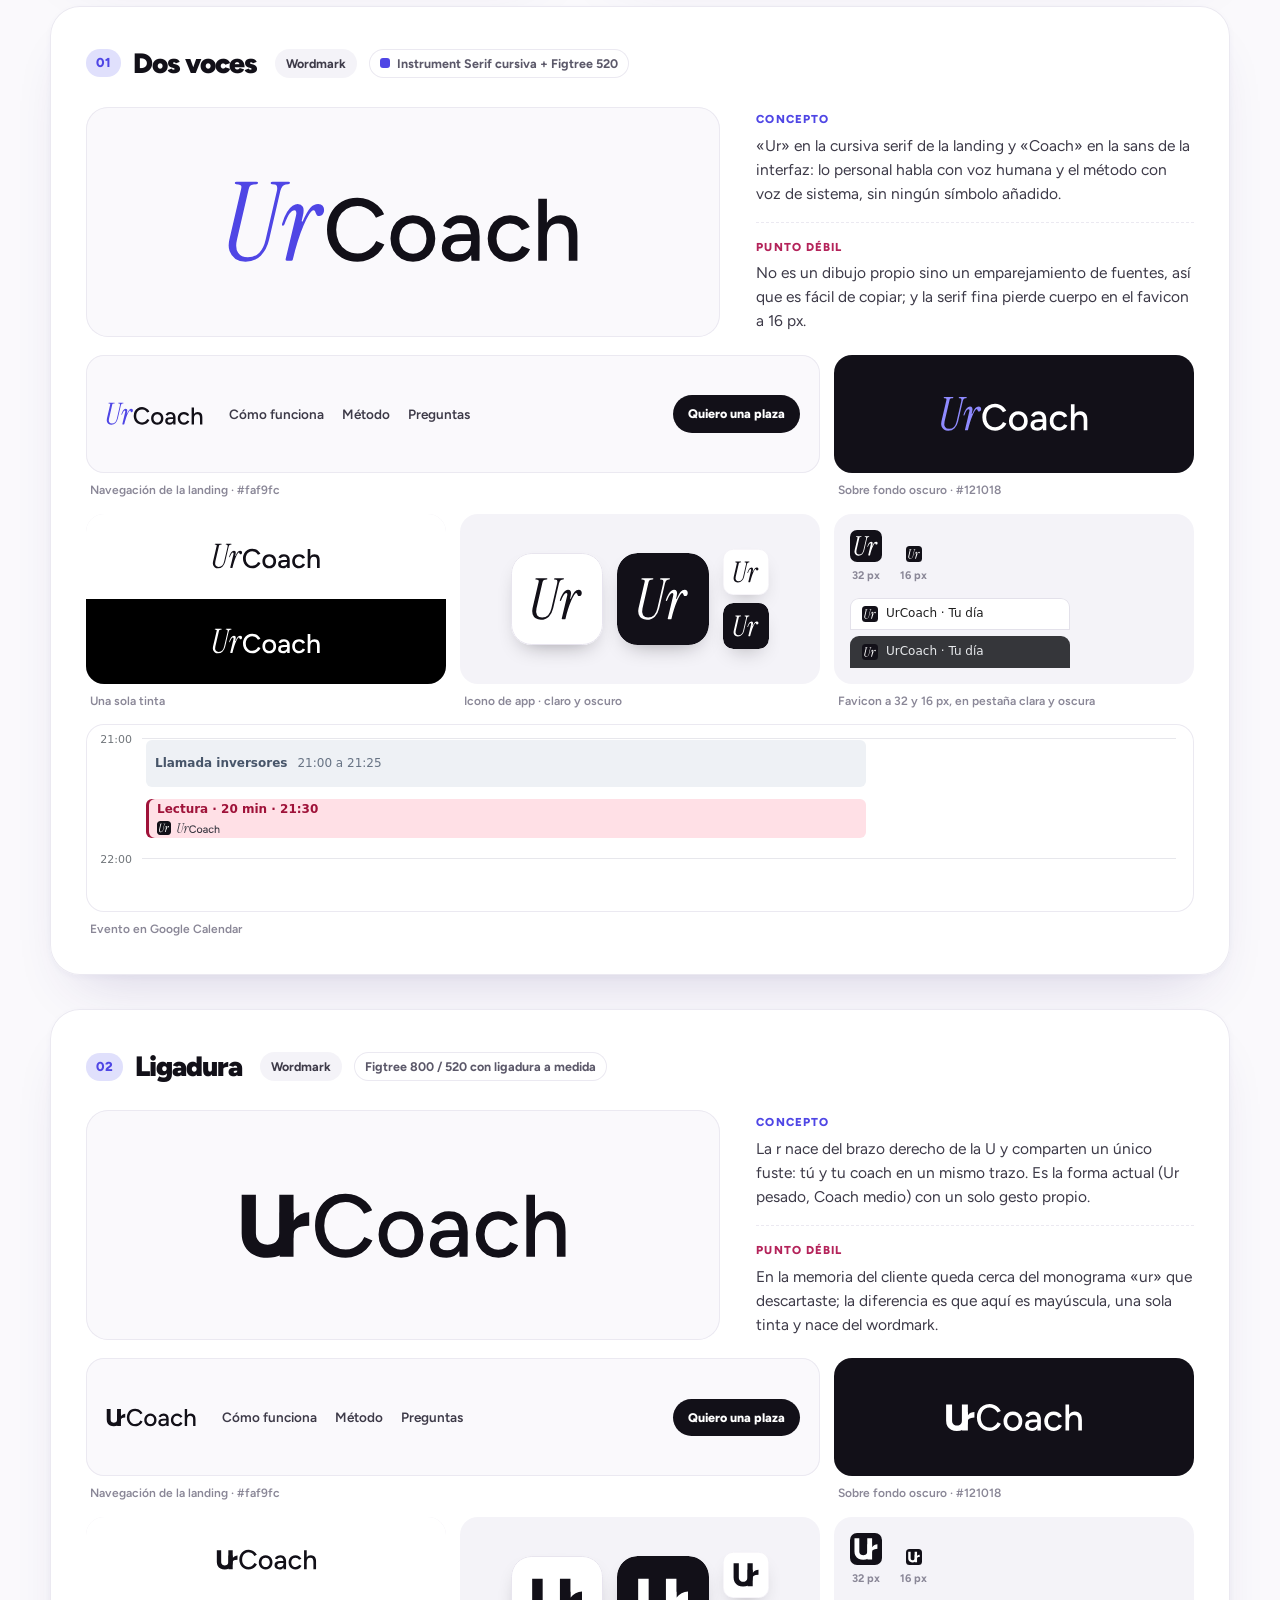
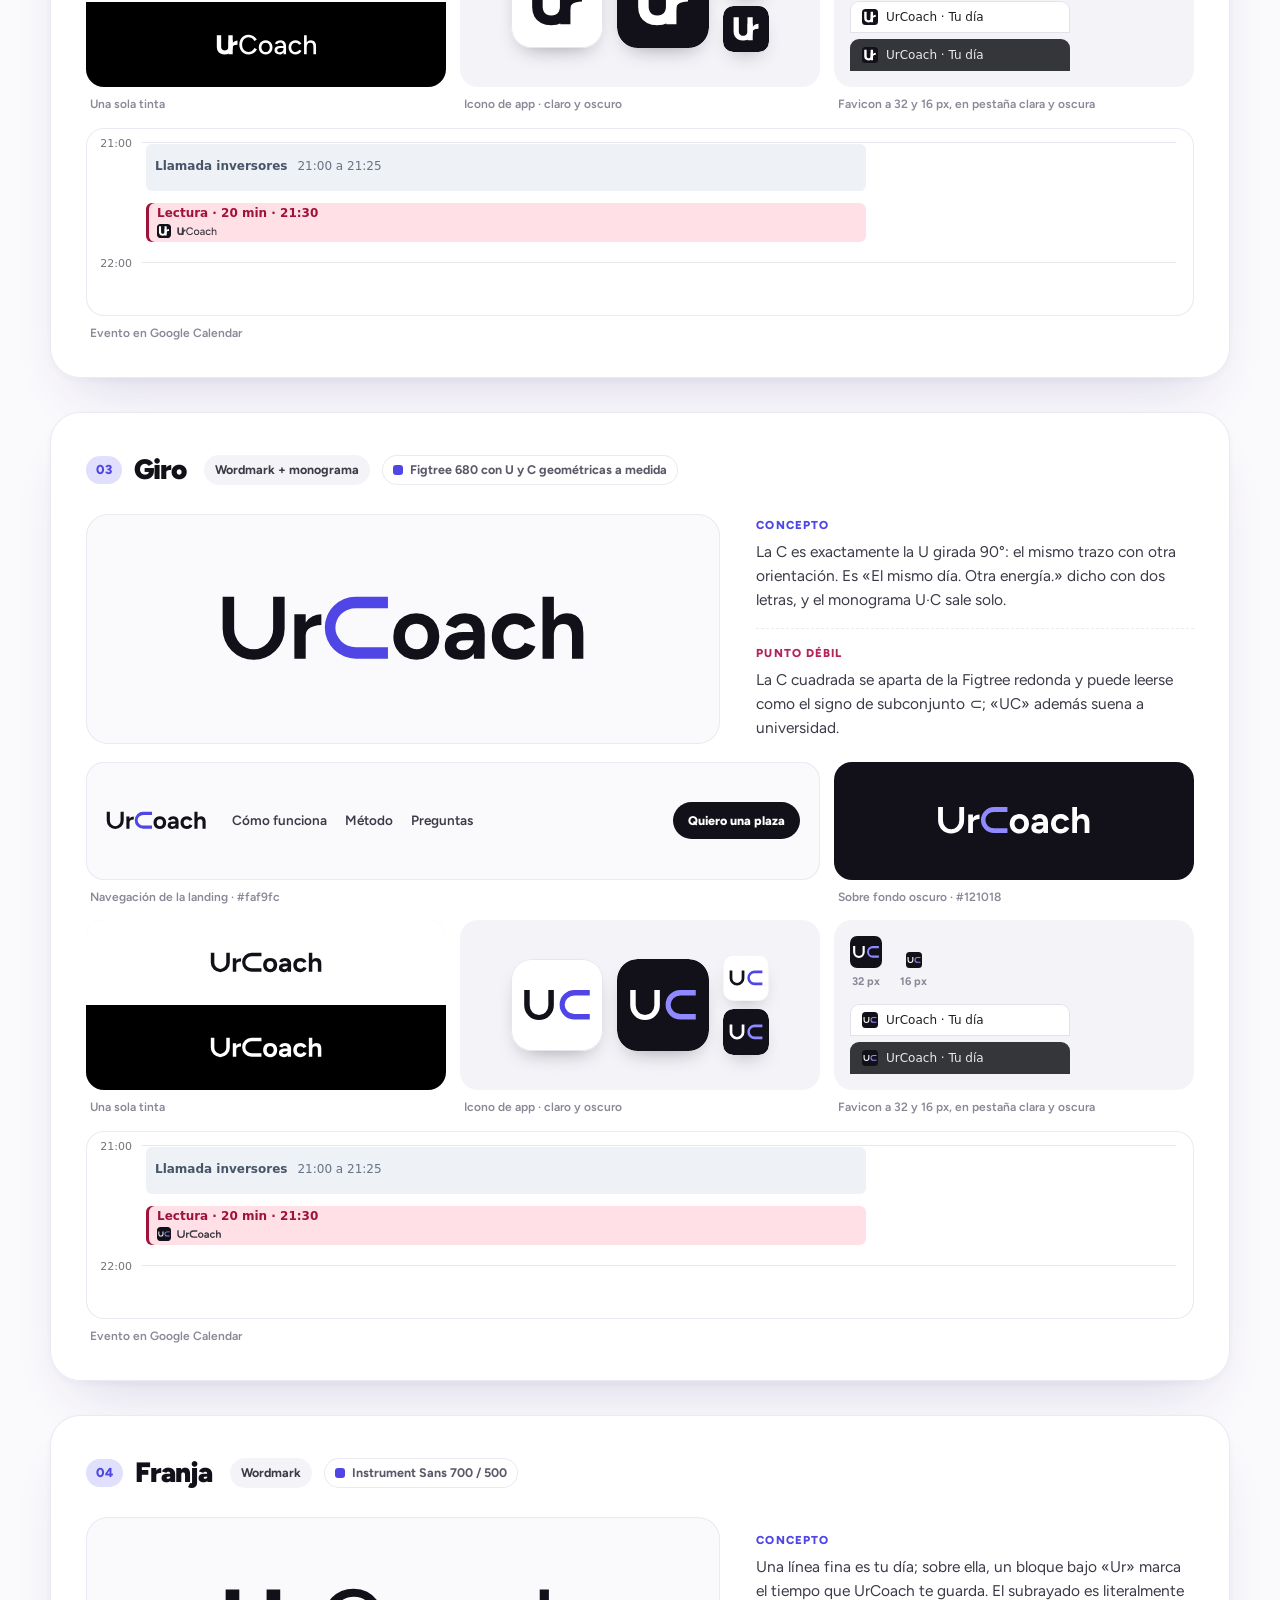
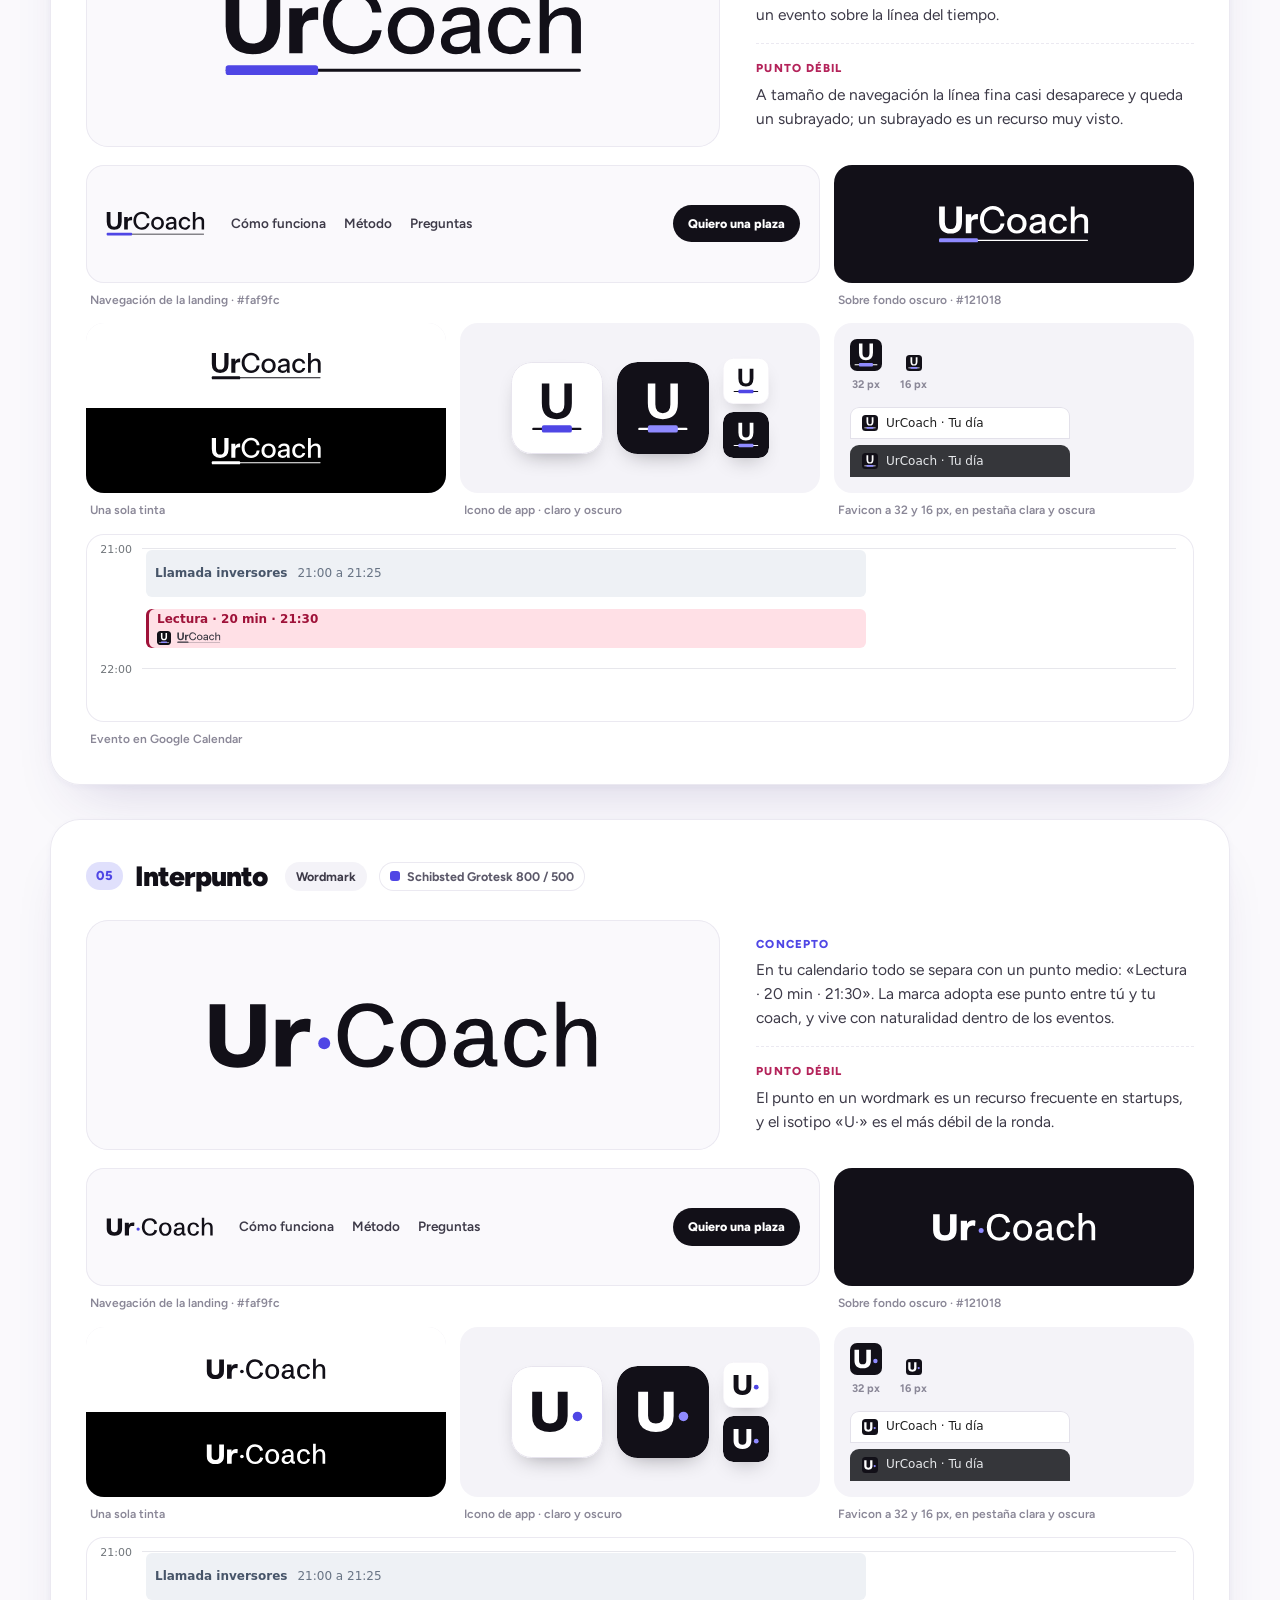
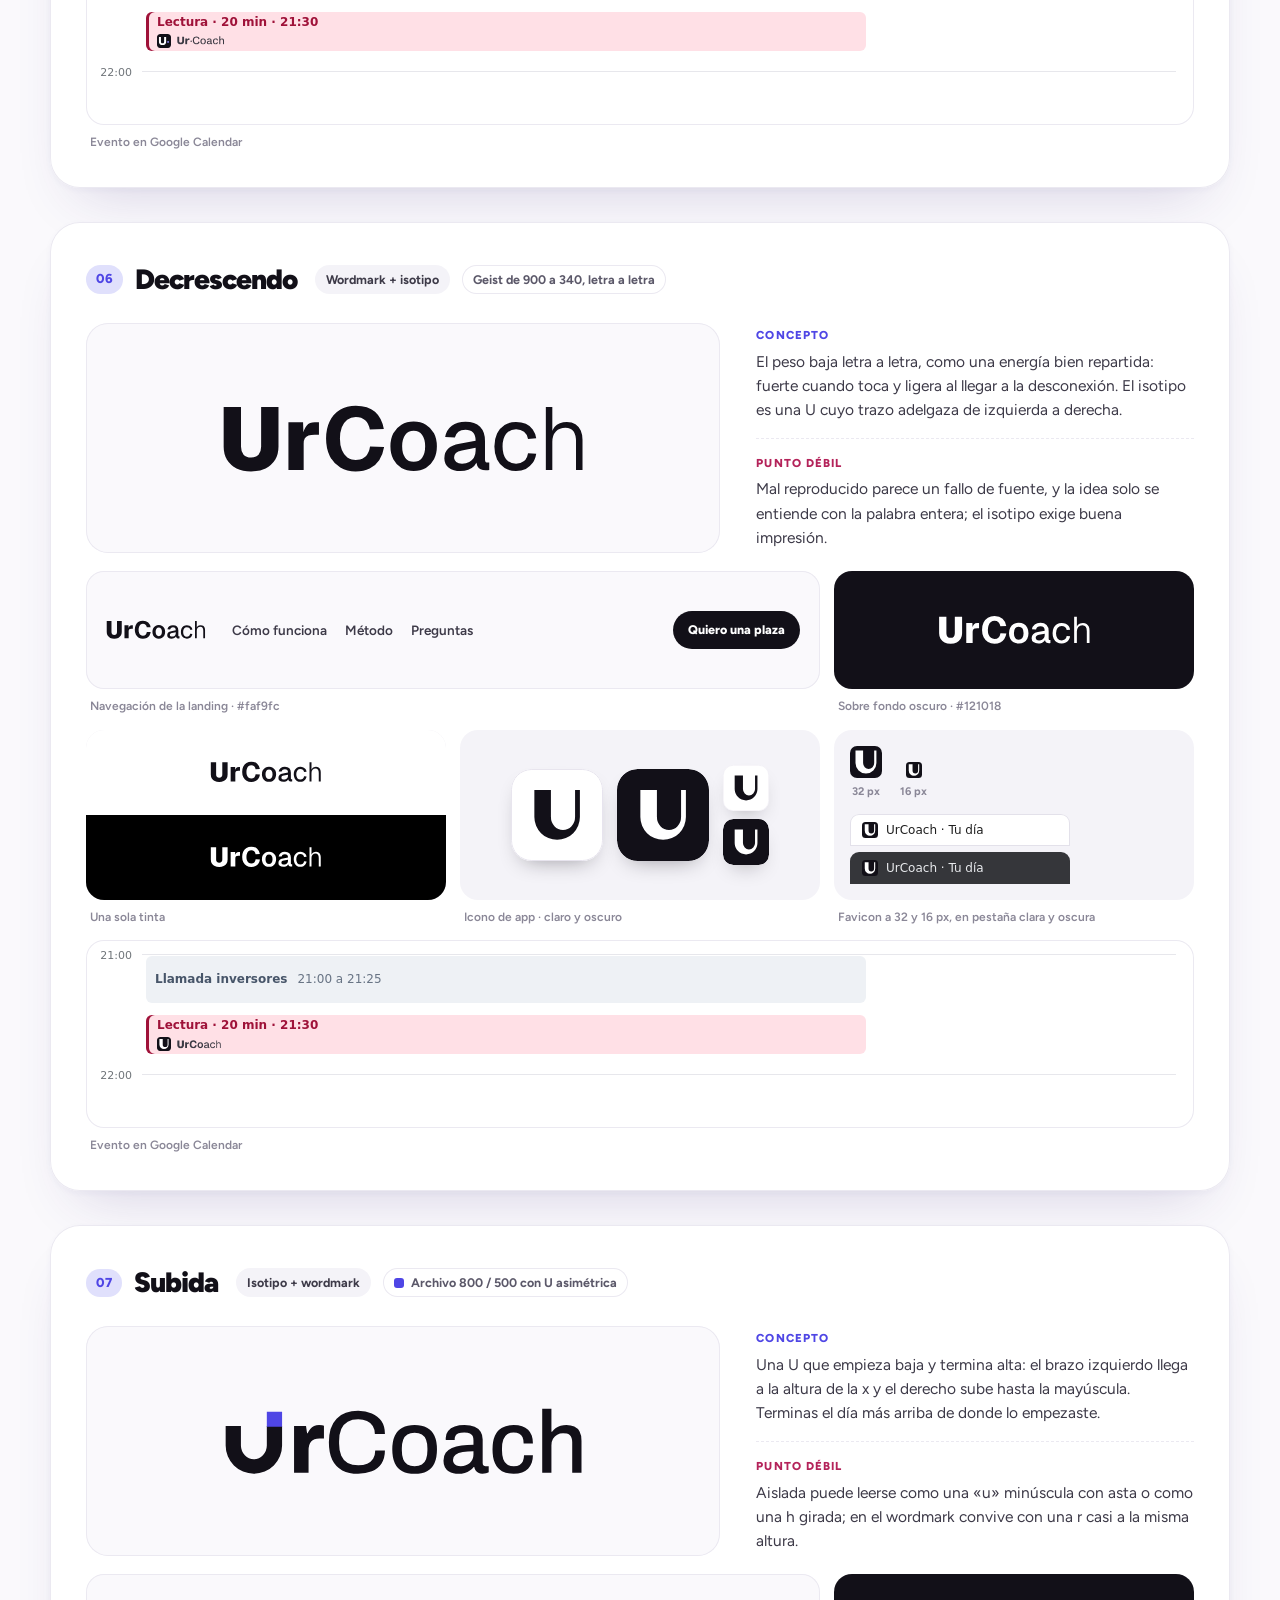
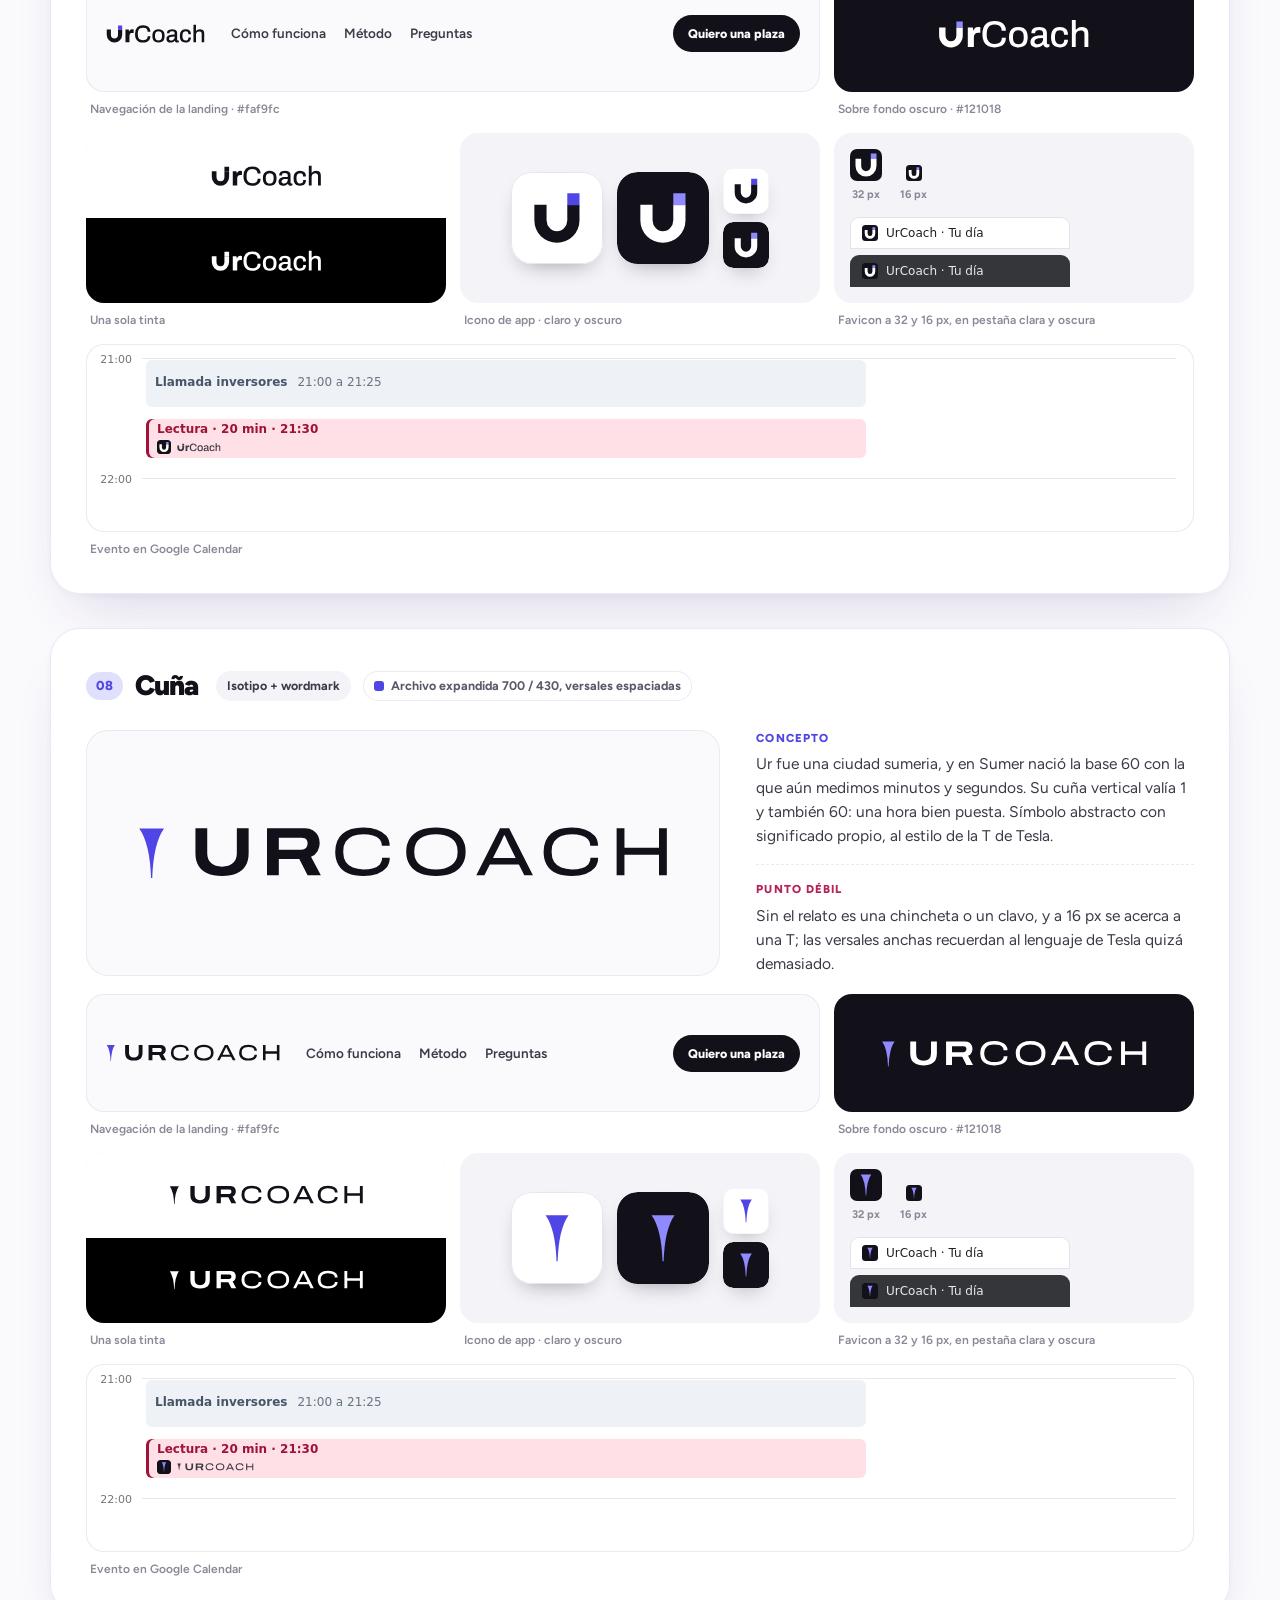
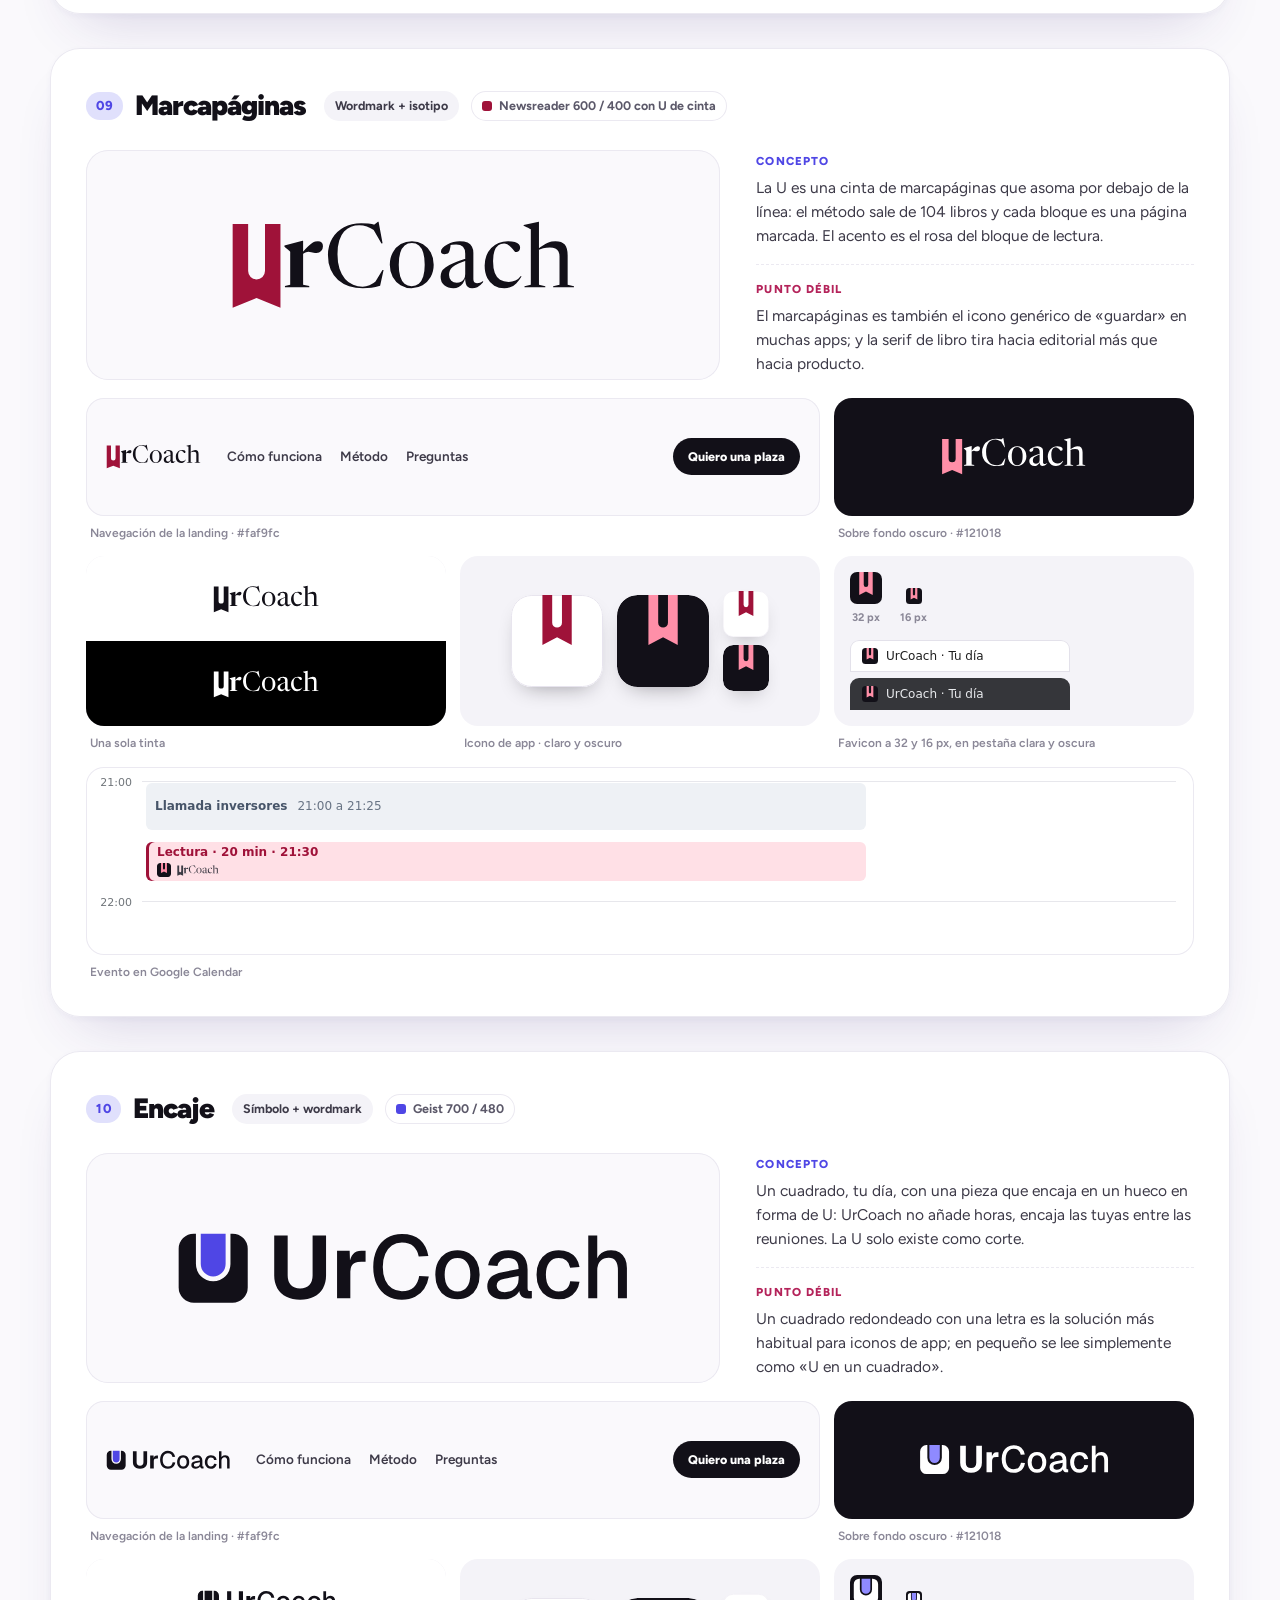
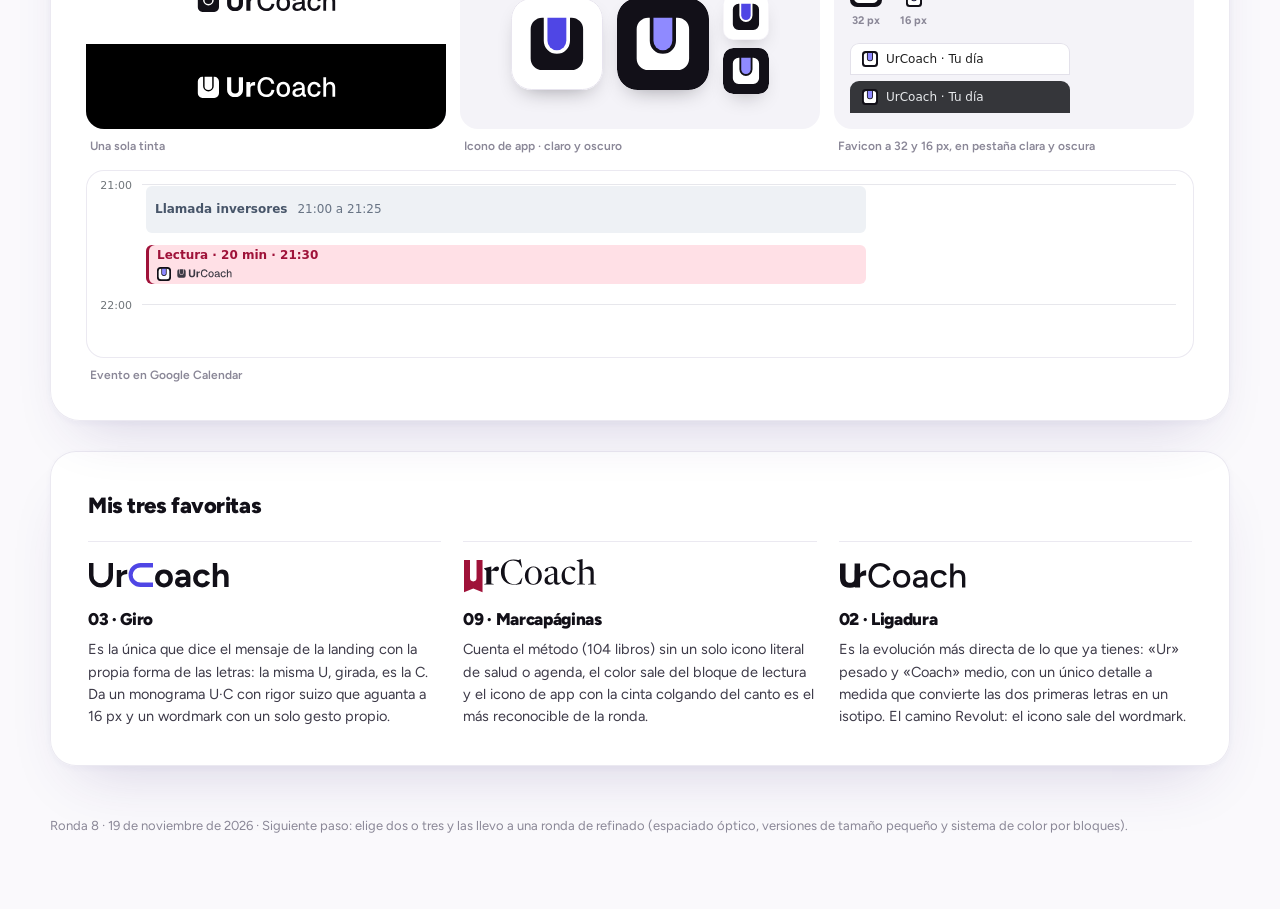
<file: marca/urcoach-logo-ronda8.html>
<!doctype html>
<html lang="es">
<head>
<meta charset="utf-8">
<meta name="viewport" content="width=device-width, initial-scale=1">
<title>UrCoach · Logo, ronda 8</title>
<meta name="robots" content="noindex, nofollow">
<link rel="preconnect" href="https://fonts.googleapis.com">
<link rel="preconnect" href="https://fonts.gstatic.com" crossorigin>
<link href="https://fonts.googleapis.com/css2?family=Figtree:wght@400;500;600;700;800;900&family=Instrument+Serif:ital@0;1&display=swap" rel="stylesheet">
<style>
:root{
  --ink:#121018;--ink-2:#3d3a48;--muted:#5b5869;--faint:#8a8797;
  --bg:#faf9fc;--surface:#ffffff;--soft:#f4f3f8;--line:#ebe9f1;
  --focus:#4f46e5;--focus-soft:#e0e0fc;
  --lectura:#ffe0e6;--lectura-t:#9f1239;--reunion:#eef1f5;--reunion-t:#475569;
  --serif:"Instrument Serif",Georgia,serif;
  --cap-big:clamp(34px,5.4vw,62px);
  --shadow:0 30px 60px -28px rgba(60,40,120,.20),0 2px 6px rgba(60,40,120,.04);
}
*{box-sizing:border-box}
html{scroll-behavior:smooth}
body{margin:0;background:var(--bg);color:var(--ink);font-family:Figtree,system-ui,sans-serif;font-size:16px;line-height:1.55;-webkit-font-smoothing:antialiased}
a{color:inherit}
.wrap{width:min(1180px,100% - 40px);margin-inline:auto}
.it{font-family:var(--serif);font-style:italic;font-weight:400;letter-spacing:-.01em}
.eyebrow{font-size:12.5px;font-weight:800;letter-spacing:.09em;text-transform:uppercase;color:var(--focus)}
svg.lkp{display:block;width:auto;max-width:100%;overflow:visible}
svg.tile{display:block;flex-shrink:0}

/* cabecera */
.top{padding:56px 0 30px}
.top h1{font-size:clamp(40px,5.6vw,72px);font-weight:900;letter-spacing:-.05em;line-height:.98;margin:14px 0 18px}
.top .lead{font-size:clamp(17px,1.5vw,20px);color:var(--ink-2);max-width:62ch;margin:0}
.meta{display:flex;flex-wrap:wrap;gap:8px 18px;margin-top:20px;font-size:14px;color:var(--muted);font-weight:600}
.meta span{display:inline-flex;align-items:center;gap:7px}
.meta i{width:7px;height:7px;border-radius:50%;background:var(--focus);display:inline-block}

.panel{background:var(--surface);border-radius:26px;box-shadow:inset 0 0 0 1px var(--line),var(--shadow);padding:clamp(22px,3vw,38px)}
.princ{margin-top:26px}
.princ h2,.crit h2,.idx-wrap h2,.fav h2{font-size:22px;font-weight:850;letter-spacing:-.02em;margin:0 0 4px}
.princ .sub,.crit .sub{color:var(--muted);font-size:14.5px;margin:0 0 22px}
.pgrid{display:grid;grid-template-columns:repeat(3,minmax(0,1fr));gap:22px 28px;counter-reset:pr}
.pgrid div{counter-increment:pr;border-top:1px solid var(--line);padding-top:14px}
.pgrid h3{margin:0 0 6px;font-size:16.5px;font-weight:800;letter-spacing:-.01em;line-height:1.25}
.pgrid h3::before{content:counter(pr,decimal-leading-zero);display:block;font-size:12px;font-weight:800;color:var(--focus);letter-spacing:.06em;margin-bottom:6px}
.pgrid p{margin:0;font-size:14.5px;color:var(--ink-2);line-height:1.5}
.src{margin-top:22px;font-size:12.5px;color:var(--faint);line-height:1.7}
.src a{color:var(--muted);text-decoration:none;border-bottom:1px solid var(--line)}
.src a:hover{color:var(--focus)}

.two{display:grid;grid-template-columns:minmax(0,1fr) minmax(0,1.25fr);gap:22px;margin-top:22px}
.crit ul{list-style:none;margin:0;padding:0;display:grid;gap:10px}
.crit li{display:flex;gap:10px;font-size:14.5px;color:var(--ink-2);line-height:1.45}
.crit li::before{content:"";width:16px;height:16px;flex-shrink:0;margin-top:2px;border-radius:5px;background:var(--focus-soft) url("data:image/svg+xml,%3Csvg xmlns='http://www.w3.org/2000/svg' viewBox='0 0 16 16'%3E%3Cpath d='M4.5 8.2l2.2 2.2 4.8-4.8' fill='none' stroke='%234f46e5' stroke-width='1.8' stroke-linecap='round' stroke-linejoin='round'/%3E%3C/svg%3E") center/16px no-repeat}
.legend{margin-top:18px;padding-top:16px;border-top:1px solid var(--line);font-size:13.5px;color:var(--muted)}
.idx-list{display:grid;grid-template-columns:repeat(2,minmax(0,1fr));gap:4px 20px;margin-top:14px}
.idx{display:grid;grid-template-columns:26px 108px minmax(0,1fr);align-items:center;gap:8px;padding:9px 10px;border-radius:12px;text-decoration:none}
.idx:hover{background:var(--soft)}
.idx .n{font-size:12px;font-weight:800;color:var(--faint)}
.idx .nm{font-size:14px;font-weight:700}
.idx .lg{min-width:0;overflow:hidden}

/* propuestas */
.props{display:grid;gap:34px;margin:46px 0 30px}
.prop{background:var(--surface);border-radius:30px;box-shadow:inset 0 0 0 1px var(--line),var(--shadow);padding:clamp(20px,3vw,36px);scroll-margin-top:20px}
.prop-head{display:flex;align-items:center;flex-wrap:wrap;gap:10px 12px;margin-bottom:22px}
.prop-head .num{font-size:13px;font-weight:800;color:var(--focus);background:var(--focus-soft);border-radius:999px;padding:4px 10px;letter-spacing:.04em}
.prop-head h2{margin:0 6px 0 0;font-size:28px;font-weight:900;letter-spacing:-.035em}
.tag{display:inline-flex;align-items:center;gap:7px;font-size:12.5px;font-weight:700;padding:5px 11px;border-radius:999px;background:var(--soft);color:var(--ink-2)}
.tag.ghost{background:transparent;box-shadow:inset 0 0 0 1px var(--line);color:var(--muted)}
.sw{width:10px;height:10px;border-radius:3px;display:inline-block}
.hero{display:grid;grid-template-columns:minmax(0,1.45fr) minmax(0,1fr);gap:clamp(18px,3vw,36px);align-items:stretch}
.stage{background:var(--bg);border-radius:22px;box-shadow:inset 0 0 0 1px var(--line);min-height:230px;display:flex;align-items:center;justify-content:center;padding:44px clamp(20px,4vw,52px);overflow:hidden}
.notes{display:grid;gap:16px;align-content:center}
.notes p{margin:0;font-size:15.5px;line-height:1.55;color:var(--ink-2)}
.lbl{display:block;font-size:11.5px;font-weight:800;letter-spacing:.09em;text-transform:uppercase;margin-bottom:5px;color:var(--focus)}
.weak .lbl{color:#b4235a}
.weak{padding-top:16px;border-top:1px dashed var(--line)}

.ctx-grid{display:grid;grid-template-columns:repeat(6,minmax(0,1fr));gap:14px;margin-top:18px}
.ctx{margin:0;display:flex;flex-direction:column;gap:8px;min-width:0}
.ctx figcaption{font-size:12px;font-weight:600;color:var(--faint);padding-left:4px}
.ctx>div{border-radius:18px;flex:1;min-height:118px}
.c-nav{grid-column:span 4}.c-dark{grid-column:span 2}
.c-mono{grid-column:span 2}.c-icon{grid-column:span 2}.c-fav{grid-column:span 2}
.c-gcal{grid-column:span 6}

.navmock{background:rgba(250,249,252,1);box-shadow:inset 0 0 0 1px var(--line);display:flex;align-items:center;gap:22px;padding:0 20px;min-height:118px}
.navmock svg{flex-shrink:0}
.navmock ul{display:flex;gap:18px;list-style:none;margin:0 auto 0 4px;padding:0;font-size:13.5px;font-weight:600;color:var(--ink-2);white-space:nowrap;min-width:0;flex:1;overflow:hidden}
.navbtn{flex-shrink:0;background:var(--ink);color:#fff;font-weight:800;font-size:12.5px;border-radius:999px;padding:9px 15px;white-space:nowrap}
.darkmock{background:#121018;display:flex;align-items:center;justify-content:center;padding:20px}
.monomock{display:grid;grid-template-rows:1fr 1fr;overflow:hidden;box-shadow:inset 0 0 0 1px var(--line)}
.monomock>div{display:flex;align-items:center;justify-content:center;padding:12px 16px}
.m-l{background:#ffffff}.m-d{background:#000000}
.iconmock{background:var(--soft);display:flex;align-items:center;justify-content:center;gap:14px;padding:16px;flex-wrap:wrap}
.iconmock .tile{border-radius:22.5%;box-shadow:0 10px 22px -12px rgba(18,16,24,.45)}
.icon-sm{display:flex;flex-direction:column;gap:8px}
.favmock{background:var(--soft);display:flex;flex-direction:column;justify-content:center;gap:14px;padding:16px}
.favsizes{display:flex;align-items:flex-end;gap:18px}
.favsizes>div{display:flex;flex-direction:column;align-items:center;gap:5px}
.favsizes span{font-size:11px;font-weight:700;color:var(--faint)}
.tabs{display:grid;gap:6px}
.tab{display:flex;align-items:center;gap:8px;height:32px;padding:0 12px;border-radius:9px 9px 0 0;font-size:12px;font-weight:500;font-family:system-ui,-apple-system,sans-serif;max-width:220px}
.tab.light{background:#ffffff;color:#1f1f1f;box-shadow:inset 0 0 0 1px #e3e1ea}
.tab.dark{background:#35363a;color:#e8eaed}

.gcal{background:#ffffff;box-shadow:inset 0 0 0 1px var(--line);display:grid;grid-template-columns:56px minmax(0,1fr);padding:14px 18px 14px 0;font-family:system-ui,-apple-system,"Segoe UI",Roboto,sans-serif;min-height:0}
.hours{display:grid;grid-template-rows:120px 40px;font-size:11px;color:#70757a;text-align:right;padding-right:10px}
.hours span{transform:translateY(-7px)}
.col{position:relative;height:160px;background:repeating-linear-gradient(to bottom,#e7e7ec 0 1px,transparent 1px 120px)}
.slot{position:absolute;left:4px;right:30%;border-radius:6px;padding:4px 9px;font-size:12px;line-height:1.3;overflow:hidden}
.slot.meeting{top:2px;height:47px;background:var(--reunion);color:var(--reunion-t);display:flex;gap:10px;align-items:center}
.slot.meeting span{opacity:.8}
.slot.ev{top:61px;height:39px;padding-top:3px;background:var(--lectura);color:var(--lectura-t);box-shadow:inset 3px 0 0 var(--lectura-t);padding-left:11px}
.ev-t{font-weight:600;white-space:nowrap;overflow:hidden;text-overflow:ellipsis}
.ev-by{display:flex;align-items:center;gap:6px;margin-top:3px}
.ev-by .tile{border-radius:3px}

.fav{margin:10px 0 40px}
.fav ol{list-style:none;margin:18px 0 0;padding:0;display:grid;grid-template-columns:repeat(3,minmax(0,1fr));gap:22px}
.fav li{border-top:1px solid var(--line);padding-top:14px}
.fav li a{text-decoration:none}
.fav li b{display:block;font-size:17px;font-weight:850;letter-spacing:-.02em;margin:10px 0 6px}
.fav li p{margin:0;font-size:14.5px;color:var(--ink-2)}
.fav .lg{height:40px;display:flex;align-items:center}
.foot{padding:10px 0 60px;font-size:13px;color:var(--faint)}

@media (max-width:980px){
  .pgrid{grid-template-columns:repeat(2,minmax(0,1fr))}
  .two{grid-template-columns:1fr}
  .hero{grid-template-columns:1fr}
  .ctx-grid{grid-template-columns:repeat(2,minmax(0,1fr))}
  .c-nav,.c-gcal{grid-column:span 2}.c-dark,.c-mono,.c-icon,.c-fav{grid-column:span 1}
  .navmock ul{display:none}.navmock{justify-content:space-between}
  .fav ol{grid-template-columns:1fr}
}
@media (max-width:620px){
  .wrap{width:calc(100% - 32px)}
  .pgrid,.idx-list{grid-template-columns:1fr}
  .ctx-grid{grid-template-columns:1fr}
  .c-nav,.c-gcal,.c-dark,.c-mono,.c-icon,.c-fav{grid-column:span 1}
  .stage{min-height:170px;padding:30px 18px}
  .slot{right:6%}
}
</style>
</head>
<body>
<svg xmlns="http://www.w3.org/2000/svg" width="0" height="0" style="position:absolute" aria-hidden="true" focusable="false"><defs><symbol id="lk01" viewBox="5.85 -92.28 399.92 96.48"><g><path d="M27.9 1.12Q21.2 1.12 16.49 -2.05Q11.78 -5.21 9.86 -10.85Q7.94 -16.49 9.67 -23.81L22.94 -81.1Q23.56 -83.7 22.94 -84.57Q22.32 -85.44 19.84 -85.93L17.36 -86.43Q15.75 -86.8 15.75 -87.79Q15.75 -89.28 17.98 -89.28H40.3Q42.04 -89.28 42.04 -88.04Q42.04 -86.68 40.3 -86.43L36.83 -85.93Q34.22 -85.56 33.17 -84.57Q32.12 -83.58 31.5 -80.97L18.23 -23.68Q16 -14.26 19.53 -9.05Q23.06 -3.84 30.5 -3.84Q38.56 -3.84 43.52 -9.05Q48.48 -14.26 50.59 -23.68L63.24 -78.49Q64.85 -85.44 60.76 -85.93L58.03 -86.3Q56.3 -86.55 56.3 -87.79Q56.3 -88.54 57.04 -88.91Q57.78 -89.28 58.65 -89.28H76.51Q78.12 -89.28 78.12 -88.04Q78.12 -86.8 76.14 -86.43L73.16 -85.93Q68.82 -85.19 67.21 -78.62L54.56 -23.81Q51.96 -12.52 45.14 -5.7Q38.32 1.12 27.9 1.12Z" style="fill:var(--acc,currentColor)"/><path d="M74.52 0Q72.79 0 73.16 -1.61L84.94 -51.09Q85.56 -53.82 85.13 -55.37Q84.69 -56.92 82.83 -56.92Q80.6 -56.92 77.93 -53.63Q75.27 -50.34 71.92 -41.17Q71.42 -39.56 70.18 -39.56Q68.32 -39.56 69.19 -41.79Q71.92 -50.34 74.96 -55.18Q78 -60.02 81.1 -62Q84.2 -63.98 86.8 -63.98Q90.89 -63.98 92.63 -60.95Q94.36 -57.91 92.75 -50.96L91.39 -45.14Q91.26 -44.27 91.76 -44.14Q92.26 -44.02 92.63 -44.76Q97.34 -55.55 101.18 -59.77Q105.03 -63.98 109.99 -63.98Q113.34 -63.98 115.01 -62.19Q116.68 -60.39 116.68 -57.29Q116.68 -54.19 115.2 -52.33Q113.71 -50.47 111.35 -50.47Q109.37 -50.47 108.5 -51.46Q107.63 -52.45 107.2 -53.75Q106.76 -55.06 106.27 -56.05Q105.77 -57.04 104.66 -57.04Q102.8 -57.04 99.82 -52.33Q96.84 -47.62 93.43 -39.62Q90.02 -31.62 86.86 -21.7Q83.7 -11.78 81.34 -1.36Q80.97 0 79.61 0Z" style="fill:var(--acc,currentColor)"/><path d="M154.43 1.2Q144.34 1.2 136.57 -3.45Q128.79 -8.1 124.36 -16.25Q119.93 -24.4 119.93 -35Q119.93 -45.6 124.33 -53.75Q128.72 -61.9 136.46 -66.55Q144.2 -71.2 154.23 -71.2Q160.82 -71.2 166.74 -68.85Q172.66 -66.49 177.29 -62.28Q181.92 -58.06 184.42 -52.56L175.24 -48.53Q173.36 -52.52 170.1 -55.52Q166.84 -58.51 162.76 -60.19Q158.68 -61.87 154.23 -61.87Q147.27 -61.87 141.86 -58.43Q136.45 -54.98 133.38 -48.94Q130.31 -42.89 130.31 -35Q130.31 -27.07 133.4 -20.98Q136.49 -14.88 141.98 -11.44Q147.47 -8 154.53 -8Q159.11 -8 163.16 -9.82Q167.21 -11.65 170.42 -14.89Q173.63 -18.13 175.54 -22.32L184.72 -18.29Q182.19 -12.58 177.59 -8.15Q172.99 -3.72 167.01 -1.26Q161.02 1.2 154.43 1.2Z" fill="currentColor"/><path d="M217.09 1.2Q209.64 1.2 203.89 -2.15Q198.15 -5.5 194.89 -11.4Q191.63 -17.3 191.63 -25Q191.63 -32.7 194.84 -38.6Q198.05 -44.5 203.79 -47.85Q209.53 -51.2 216.88 -51.2Q224.33 -51.2 230.07 -47.85Q235.81 -44.5 239.02 -38.6Q242.23 -32.7 242.23 -25Q242.23 -17.3 239.03 -11.4Q235.82 -5.5 230.13 -2.15Q224.44 1.2 217.09 1.2ZM217.08 -7.8Q221.57 -7.8 224.98 -10Q228.39 -12.2 230.34 -16.07Q232.29 -19.93 232.29 -25Q232.29 -30.07 230.34 -33.93Q228.38 -37.8 224.88 -40Q221.39 -42.2 216.89 -42.2Q212.4 -42.2 208.94 -40Q205.49 -37.8 203.53 -33.94Q201.57 -30.07 201.57 -25.01Q201.57 -19.94 203.56 -16.08Q205.55 -12.22 209.06 -10.01Q212.57 -7.8 217.08 -7.8Z" fill="currentColor"/><path d="M268.44 1.2Q259.53 1.2 254.58 -2.82Q249.63 -6.85 249.63 -14.1Q249.63 -21.82 254.79 -25.89Q259.95 -29.96 269.23 -29.96H282.45Q281.89 -36.18 279.17 -39.36Q276.45 -42.55 271.07 -42.55Q267.25 -42.55 264.44 -40.96Q261.62 -39.37 259.73 -36.04L251.07 -39.28Q252.8 -42.67 255.48 -45.36Q258.15 -48.06 262.01 -49.63Q265.86 -51.2 271.07 -51.2Q278.24 -51.2 282.98 -48.39Q287.72 -45.59 290.05 -40.27Q292.39 -34.95 292.33 -27.27L292.18 0H283.1L282.76 -6.37Q280.67 -2.73 277.05 -0.77Q273.44 1.2 268.44 1.2ZM269.4 -7.19Q273.36 -7.19 276.37 -8.9Q279.37 -10.62 281.01 -13.68Q282.65 -16.75 282.65 -20.77V-22.2H272.02Q265.19 -22.2 262.38 -20.13Q259.57 -18.06 259.57 -14.31Q259.57 -10.97 262.17 -9.08Q264.76 -7.19 269.4 -7.19Z" fill="currentColor"/><path d="M327.17 1.2Q319.65 1.2 313.83 -2.15Q308.02 -5.5 304.72 -11.42Q301.43 -17.33 301.43 -25Q301.43 -32.7 304.69 -38.6Q307.95 -44.5 313.73 -47.85Q319.52 -51.2 326.97 -51.2Q334.32 -51.2 340.17 -47.75Q346.01 -44.3 348.95 -38.01L339.97 -34.32Q338.14 -37.9 334.62 -39.99Q331.1 -42.07 326.65 -42.07Q322.17 -42.07 318.73 -39.9Q315.29 -37.72 313.33 -33.87Q311.37 -30.03 311.37 -25Q311.37 -19.97 313.36 -16.14Q315.35 -12.31 318.86 -10.12Q322.37 -7.93 326.85 -7.93Q331.34 -7.93 334.87 -10.22Q338.41 -12.51 340.2 -16.5L349.26 -12.85Q346.32 -6.21 340.45 -2.5Q334.59 1.2 327.17 1.2Z" fill="currentColor"/><path d="M358.54 0V-70H368.32V-42.96Q370.82 -46.98 374.7 -49.09Q378.58 -51.2 383.61 -51.2Q389.5 -51.2 393.81 -48.82Q398.12 -46.44 400.48 -41.37Q402.84 -36.3 402.77 -28.12V0H392.99V-25.6Q392.99 -32.2 391.45 -35.72Q389.91 -39.25 387.22 -40.63Q384.53 -42 381.06 -42.04Q375 -42.1 371.66 -37.91Q368.32 -33.71 368.32 -25.98V0Z" fill="currentColor"/></g></symbol><symbol id="mk01" viewBox="0 0 100 100"><g transform="translate(18.57 72.07) scale(0.62)"><path d="M22.5 0.9Q17.1 0.9 13.3 -1.65Q9.5 -4.2 7.95 -8.75Q6.4 -13.3 7.8 -19.2L18.5 -65.4Q19 -67.5 18.5 -68.2Q18 -68.9 16 -69.3L14 -69.7Q12.7 -70 12.7 -70.8Q12.7 -72 14.5 -72H32.5Q33.9 -72 33.9 -71Q33.9 -69.9 32.5 -69.7L29.7 -69.3Q27.6 -69 26.75 -68.2Q25.9 -67.4 25.4 -65.3L14.7 -19.1Q12.9 -11.5 15.75 -7.3Q18.6 -3.1 24.6 -3.1Q31.1 -3.1 35.1 -7.3Q39.1 -11.5 40.8 -19.1L51 -63.3Q52.3 -68.9 49 -69.3L46.8 -69.6Q45.4 -69.8 45.4 -70.8Q45.4 -71.4 46 -71.7Q46.6 -72 47.3 -72H61.7Q63 -72 63 -71Q63 -70 61.4 -69.7L59 -69.3Q55.5 -68.7 54.2 -63.4L44 -19.2Q41.9 -10.1 36.4 -4.6Q30.9 0.9 22.5 0.9Z" fill="currentColor"/><path d="M60.1 0Q58.7 0 59 -1.3L68.5 -41.2Q69 -43.4 68.65 -44.65Q68.3 -45.9 66.8 -45.9Q65 -45.9 62.85 -43.25Q60.7 -40.6 58 -33.2Q57.6 -31.9 56.6 -31.9Q55.1 -31.9 55.8 -33.7Q58 -40.6 60.45 -44.5Q62.9 -48.4 65.4 -50Q67.9 -51.6 70 -51.6Q73.3 -51.6 74.7 -49.15Q76.1 -46.7 74.8 -41.1L73.7 -36.4Q73.6 -35.7 74 -35.6Q74.4 -35.5 74.7 -36.1Q78.5 -44.8 81.6 -48.2Q84.7 -51.6 88.7 -51.6Q91.4 -51.6 92.75 -50.15Q94.1 -48.7 94.1 -46.2Q94.1 -43.7 92.9 -42.2Q91.7 -40.7 89.8 -40.7Q88.2 -40.7 87.5 -41.5Q86.8 -42.3 86.45 -43.35Q86.1 -44.4 85.7 -45.2Q85.3 -46 84.4 -46Q82.9 -46 80.5 -42.2Q78.1 -38.4 75.35 -31.95Q72.6 -25.5 70.05 -17.5Q67.5 -9.5 65.6 -1.1Q65.3 0 64.2 0Z" fill="currentColor"/></g></symbol><symbol id="fv01" viewBox="0 0 100 100"><g transform="translate(8.09 79.43) scale(0.83)"><path d="M22.5 0.9Q17.1 0.9 13.3 -1.65Q9.5 -4.2 7.95 -8.75Q6.4 -13.3 7.8 -19.2L18.5 -65.4Q19 -67.5 18.5 -68.2Q18 -68.9 16 -69.3L14 -69.7Q12.7 -70 12.7 -70.8Q12.7 -72 14.5 -72H32.5Q33.9 -72 33.9 -71Q33.9 -69.9 32.5 -69.7L29.7 -69.3Q27.6 -69 26.75 -68.2Q25.9 -67.4 25.4 -65.3L14.7 -19.1Q12.9 -11.5 15.75 -7.3Q18.6 -3.1 24.6 -3.1Q31.1 -3.1 35.1 -7.3Q39.1 -11.5 40.8 -19.1L51 -63.3Q52.3 -68.9 49 -69.3L46.8 -69.6Q45.4 -69.8 45.4 -70.8Q45.4 -71.4 46 -71.7Q46.6 -72 47.3 -72H61.7Q63 -72 63 -71Q63 -70 61.4 -69.7L59 -69.3Q55.5 -68.7 54.2 -63.4L44 -19.2Q41.9 -10.1 36.4 -4.6Q30.9 0.9 22.5 0.9Z" fill="currentColor"/><path d="M60.1 0Q58.7 0 59 -1.3L68.5 -41.2Q69 -43.4 68.65 -44.65Q68.3 -45.9 66.8 -45.9Q65 -45.9 62.85 -43.25Q60.7 -40.6 58 -33.2Q57.6 -31.9 56.6 -31.9Q55.1 -31.9 55.8 -33.7Q58 -40.6 60.45 -44.5Q62.9 -48.4 65.4 -50Q67.9 -51.6 70 -51.6Q73.3 -51.6 74.7 -49.15Q76.1 -46.7 74.8 -41.1L73.7 -36.4Q73.6 -35.7 74 -35.6Q74.4 -35.5 74.7 -36.1Q78.5 -44.8 81.6 -48.2Q84.7 -51.6 88.7 -51.6Q91.4 -51.6 92.75 -50.15Q94.1 -48.7 94.1 -46.2Q94.1 -43.7 92.9 -42.2Q91.7 -40.7 89.8 -40.7Q88.2 -40.7 87.5 -41.5Q86.8 -42.3 86.45 -43.35Q86.1 -44.4 85.7 -45.2Q85.3 -46 84.4 -46Q82.9 -46 80.5 -42.2Q78.1 -38.4 75.35 -31.95Q72.6 -25.5 70.05 -17.5Q67.5 -9.5 65.6 -1.1Q65.3 0 64.2 0Z" fill="currentColor"/></g></symbol><symbol id="lk02" viewBox="2.8 -74.2 371.73 78.48"><g><path d="M34.88 1.28Q25.92 1.28 19.37 -2.11Q12.82 -5.5 9.31 -11.76Q5.8 -18.02 5.8 -26.58V-70H21.88V-26.58Q21.88 -22.6 23.51 -19.68Q25.14 -16.76 28.09 -15.2Q31.04 -13.64 35.08 -13.64Q39.14 -13.64 42.13 -15.2Q45.12 -16.76 46.71 -19.68Q48.3 -22.6 48.3 -26.58V-70H64.38V-26.58Q64.38 -18.02 60.82 -11.76Q57.26 -5.5 50.65 -2.11Q44.04 1.28 34.88 1.28Z" fill="currentColor"/><path d="M48.78 0V-50H64.38V-40.72Q67.52 -45.42 72.28 -47.81Q77.04 -50.2 82.08 -50.2V-35.02Q77.44 -35.02 73.39 -34.03Q69.34 -33.04 66.86 -30.95Q64.38 -28.86 64.38 -25.68V0Z" fill="currentColor"/><path d="M123.19 1.2Q113.1 1.2 105.33 -3.45Q97.55 -8.1 93.12 -16.25Q88.69 -24.4 88.69 -35Q88.69 -45.6 93.09 -53.75Q97.48 -61.9 105.22 -66.55Q112.96 -71.2 122.99 -71.2Q129.58 -71.2 135.5 -68.85Q141.42 -66.49 146.05 -62.28Q150.68 -58.06 153.18 -52.56L144 -48.53Q142.12 -52.52 138.86 -55.52Q135.6 -58.51 131.52 -60.19Q127.44 -61.87 122.99 -61.87Q116.03 -61.87 110.62 -58.43Q105.21 -54.98 102.14 -48.94Q99.07 -42.89 99.07 -35Q99.07 -27.07 102.16 -20.98Q105.25 -14.88 110.74 -11.44Q116.23 -8 123.29 -8Q127.87 -8 131.92 -9.82Q135.97 -11.65 139.18 -14.89Q142.39 -18.13 144.3 -22.32L153.48 -18.29Q150.95 -12.58 146.35 -8.15Q141.75 -3.72 135.77 -1.26Q129.78 1.2 123.19 1.2Z" fill="currentColor"/><path d="M185.85 1.2Q178.4 1.2 172.65 -2.15Q166.91 -5.5 163.65 -11.4Q160.39 -17.3 160.39 -25Q160.39 -32.7 163.6 -38.6Q166.81 -44.5 172.55 -47.85Q178.29 -51.2 185.64 -51.2Q193.09 -51.2 198.83 -47.85Q204.57 -44.5 207.78 -38.6Q210.99 -32.7 210.99 -25Q210.99 -17.3 207.79 -11.4Q204.58 -5.5 198.89 -2.15Q193.2 1.2 185.85 1.2ZM185.84 -7.8Q190.33 -7.8 193.74 -10Q197.15 -12.2 199.1 -16.07Q201.05 -19.93 201.05 -25Q201.05 -30.07 199.1 -33.93Q197.14 -37.8 193.64 -40Q190.15 -42.2 185.65 -42.2Q181.16 -42.2 177.7 -40Q174.25 -37.8 172.29 -33.94Q170.33 -30.07 170.33 -25.01Q170.33 -19.94 172.32 -16.08Q174.31 -12.22 177.82 -10.01Q181.33 -7.8 185.84 -7.8Z" fill="currentColor"/><path d="M237.2 1.2Q228.29 1.2 223.34 -2.82Q218.39 -6.85 218.39 -14.1Q218.39 -21.82 223.55 -25.89Q228.71 -29.96 237.99 -29.96H251.21Q250.65 -36.18 247.93 -39.36Q245.21 -42.55 239.83 -42.55Q236.01 -42.55 233.2 -40.96Q230.38 -39.37 228.49 -36.04L219.83 -39.28Q221.56 -42.67 224.24 -45.36Q226.91 -48.06 230.77 -49.63Q234.62 -51.2 239.83 -51.2Q247 -51.2 251.74 -48.39Q256.48 -45.59 258.81 -40.27Q261.15 -34.95 261.09 -27.27L260.93 0H251.86L251.52 -6.37Q249.43 -2.73 245.81 -0.77Q242.2 1.2 237.2 1.2ZM238.16 -7.19Q242.12 -7.19 245.13 -8.9Q248.13 -10.62 249.77 -13.68Q251.41 -16.75 251.41 -20.77V-22.2H240.78Q233.95 -22.2 231.14 -20.13Q228.33 -18.06 228.33 -14.31Q228.33 -10.97 230.93 -9.08Q233.52 -7.19 238.16 -7.19Z" fill="currentColor"/><path d="M295.93 1.2Q288.41 1.2 282.59 -2.15Q276.78 -5.5 273.48 -11.42Q270.19 -17.33 270.19 -25Q270.19 -32.7 273.45 -38.6Q276.71 -44.5 282.49 -47.85Q288.28 -51.2 295.73 -51.2Q303.08 -51.2 308.93 -47.75Q314.77 -44.3 317.71 -38.01L308.73 -34.32Q306.9 -37.9 303.38 -39.99Q299.86 -42.07 295.41 -42.07Q290.93 -42.07 287.49 -39.9Q284.05 -37.72 282.09 -33.87Q280.13 -30.03 280.13 -25Q280.13 -19.97 282.12 -16.14Q284.11 -12.31 287.62 -10.12Q291.13 -7.93 295.61 -7.93Q300.1 -7.93 303.63 -10.22Q307.17 -12.51 308.96 -16.5L318.02 -12.85Q315.08 -6.21 309.21 -2.5Q303.35 1.2 295.93 1.2Z" fill="currentColor"/><path d="M327.3 0V-70H337.08V-42.96Q339.58 -46.98 343.46 -49.09Q347.34 -51.2 352.37 -51.2Q358.26 -51.2 362.57 -48.82Q366.88 -46.44 369.24 -41.37Q371.6 -36.3 371.53 -28.12V0H361.75V-25.6Q361.75 -32.2 360.21 -35.72Q358.67 -39.25 355.98 -40.63Q353.29 -42 349.82 -42.04Q343.76 -42.1 340.42 -37.91Q337.08 -33.71 337.08 -25.98V0Z" fill="currentColor"/></g></symbol><symbol id="mk02" viewBox="0 0 100 100"><g transform="translate(18.89 74.32) scale(0.71)"><path d="M34.88 1.28Q25.92 1.28 19.37 -2.11Q12.82 -5.5 9.31 -11.76Q5.8 -18.02 5.8 -26.58V-70H21.88V-26.58Q21.88 -22.6 23.51 -19.68Q25.14 -16.76 28.09 -15.2Q31.04 -13.64 35.08 -13.64Q39.14 -13.64 42.13 -15.2Q45.12 -16.76 46.71 -19.68Q48.3 -22.6 48.3 -26.58V-70H64.38V-26.58Q64.38 -18.02 60.82 -11.76Q57.26 -5.5 50.65 -2.11Q44.04 1.28 34.88 1.28Z" fill="currentColor"/><path d="M48.78 0V-50H64.38V-40.72Q67.52 -45.42 72.28 -47.81Q77.04 -50.2 82.08 -50.2V-35.02Q77.44 -35.02 73.39 -34.03Q69.34 -33.04 66.86 -30.95Q64.38 -28.86 64.38 -25.68V0Z" fill="currentColor"/></g></symbol><symbol id="fv02" viewBox="0 0 100 100"><g transform="translate(8.53 82.43) scale(0.94)"><path d="M34.88 1.28Q25.92 1.28 19.37 -2.11Q12.82 -5.5 9.31 -11.76Q5.8 -18.02 5.8 -26.58V-70H21.88V-26.58Q21.88 -22.6 23.51 -19.68Q25.14 -16.76 28.09 -15.2Q31.04 -13.64 35.08 -13.64Q39.14 -13.64 42.13 -15.2Q45.12 -16.76 46.71 -19.68Q48.3 -22.6 48.3 -26.58V-70H64.38V-26.58Q64.38 -18.02 60.82 -11.76Q57.26 -5.5 50.65 -2.11Q44.04 1.28 34.88 1.28Z" fill="currentColor"/><path d="M48.78 0V-50H64.38V-40.72Q67.52 -45.42 72.28 -47.81Q77.04 -50.2 82.08 -50.2V-35.02Q77.44 -35.02 73.39 -34.03Q69.34 -33.04 66.86 -30.95Q64.38 -28.86 64.38 -25.68V0Z" fill="currentColor"/></g></symbol><symbol id="lk03" viewBox="-3 -73 413.4 77.3"><g><path d="M0 -70L0 -33.7A35 35 0 0 0 70 -33.7L70 -70L57.02 -70L57.02 -33.7A22.02 23.06 0 0 1 12.98 -33.7L12.98 -70Z" fill="currentColor"/><path d="M81 0V-50H93.79V-40.86Q96.86 -45.56 101.64 -47.88Q106.41 -50.2 111.49 -50.2V-37.85Q106.92 -37.85 102.87 -36.7Q98.82 -35.54 96.31 -33Q93.79 -30.45 93.79 -26.36V0Z" fill="currentColor"/><path d="M186.7 -70L150.4 -70A35 35 0 0 0 150.4 0L186.7 0L186.7 -12.98L150.4 -12.98A23.06 22.02 0 0 1 150.4 -57.02L186.7 -57.02Z" style="fill:var(--acc,currentColor)"/><path d="M218.92 1.2Q211.27 1.2 205.38 -2.15Q199.48 -5.5 196.13 -11.4Q192.79 -17.3 192.79 -25Q192.79 -32.7 196.08 -38.6Q199.37 -44.5 205.27 -47.85Q211.16 -51.2 218.71 -51.2Q226.35 -51.2 232.25 -47.85Q238.15 -44.5 241.44 -38.6Q244.74 -32.7 244.74 -25Q244.74 -17.3 241.45 -11.4Q238.15 -5.5 232.31 -2.15Q226.47 1.2 218.92 1.2ZM218.91 -10.58Q222.68 -10.58 225.53 -12.43Q228.39 -14.27 230.03 -17.51Q231.67 -20.75 231.67 -25Q231.67 -29.25 230.02 -32.49Q228.38 -35.73 225.44 -37.57Q222.51 -39.42 218.73 -39.42Q214.95 -39.42 212.05 -37.57Q209.15 -35.73 207.5 -32.49Q205.86 -29.26 205.86 -25.01Q205.86 -20.77 207.52 -17.53Q209.19 -14.3 212.15 -12.44Q215.11 -10.58 218.91 -10.58Z" fill="currentColor"/><path d="M269.77 1.2Q260.79 1.2 255.84 -2.8Q250.89 -6.81 250.89 -14.1Q250.89 -22.07 256.21 -26.12Q261.54 -30.17 271.19 -30.17H283.16Q282.48 -34.96 280.21 -37.5Q277.95 -40.04 273.7 -40.04Q270.42 -40.04 267.8 -38.62Q265.17 -37.19 263.36 -34.24L252.11 -38.15Q253.55 -41.38 256.25 -44.38Q258.95 -47.39 263.24 -49.3Q267.53 -51.2 273.7 -51.2Q281.25 -51.2 286.26 -48.31Q291.27 -45.42 293.71 -40.16Q296.14 -34.91 296.05 -27.65L295.77 0H283.85L283.64 -5.87Q281.71 -2.44 278.24 -0.62Q274.77 1.2 269.77 1.2ZM271.83 -9.49Q275.12 -9.49 277.77 -11.01Q280.41 -12.54 281.93 -15.02Q283.45 -17.5 283.45 -20.27V-20.62H275.57Q269.03 -20.62 266.5 -19Q263.96 -17.39 263.96 -14.48Q263.96 -12.14 266.03 -10.81Q268.1 -9.49 271.83 -9.49Z" fill="currentColor"/><path d="M330.62 1.2Q322.86 1.2 316.83 -2.15Q310.79 -5.5 307.39 -11.43Q303.99 -17.36 303.99 -25Q303.99 -32.7 307.37 -38.6Q310.75 -44.5 316.73 -47.85Q322.7 -51.2 330.42 -51.2Q337.98 -51.2 344.1 -47.51Q350.22 -43.82 353.11 -36.98L341.12 -32.59Q339.66 -35.59 336.65 -37.39Q333.63 -39.19 329.86 -39.19Q326.1 -39.19 323.22 -37.39Q320.34 -35.59 318.7 -32.38Q317.06 -29.18 317.06 -25Q317.06 -20.82 318.72 -17.65Q320.39 -14.47 323.34 -12.64Q326.3 -10.81 330.06 -10.81Q333.82 -10.81 336.83 -12.74Q339.84 -14.67 341.3 -17.93L353.34 -13.6Q350.45 -6.54 344.33 -2.67Q338.22 1.2 330.62 1.2Z" fill="currentColor"/><path d="M361.32 0V-70H374.11V-43.49Q376.61 -47.28 380.31 -49.24Q384.01 -51.2 388.67 -51.2Q394.64 -51.2 398.83 -48.79Q403.03 -46.39 405.24 -41.34Q407.45 -36.3 407.4 -28.3V0H394.61V-25.6Q394.61 -30.84 393.4 -33.76Q392.18 -36.67 390.02 -37.91Q387.86 -39.15 384.96 -39.2Q379.73 -39.32 376.92 -35.96Q374.11 -32.61 374.11 -26.21V0Z" fill="currentColor"/></g></symbol><symbol id="mk03" viewBox="0 0 100 100"><g transform="translate(14.36 65.8) scale(0.46)"><path d="M0 -70L0 -33.7A35 35 0 0 0 70 -33.7L70 -70L57.02 -70L57.02 -33.7A22.02 23.06 0 0 1 12.98 -33.7L12.98 -70Z" fill="currentColor"/><path d="M154.93 -70L118.63 -70A35 35 0 0 0 118.63 0L154.93 0L154.93 -12.98L118.63 -12.98A23.06 22.02 0 0 1 118.63 -57.02L154.93 -57.02Z" style="fill:var(--acc,currentColor)"/></g></symbol><symbol id="fv03" viewBox="0 0 100 100"><g transform="translate(9.68 67.88) scale(0.52)"><path d="M0 -70L0 -33.7A35 35 0 0 0 70 -33.7L70 -70L57.02 -70L57.02 -33.7A22.02 23.06 0 0 1 12.98 -33.7L12.98 -70Z" fill="currentColor"/><path d="M154.93 -70L118.63 -70A35 35 0 0 0 118.63 0L154.93 0L154.93 -12.98L118.63 -12.98A23.06 22.02 0 0 1 118.63 -57.02L154.93 -57.02Z" style="fill:var(--acc,currentColor)"/></g></symbol><symbol id="lk04" viewBox="1.2 -76 407.03 103.5"><g><path d="M34.9 1Q19.5 1 11.85 -7.45Q4.2 -15.9 4.2 -32.1V-72H19.6V-29.4Q19.6 -20 23.7 -15.6Q27.8 -11.2 35 -11.2Q42.2 -11.2 46.3 -15.6Q50.4 -20 50.4 -29.3V-72H65.8V-31.9Q65.8 -15.9 58.1 -7.45Q50.4 1 34.9 1Z" fill="currentColor"/><path d="M76 0V-51H90.7V-39H91V0ZM91 -26.6 89.7 -38.7Q91.5 -45.2 95.6 -48.6Q99.7 -52 105.8 -52Q107.7 -52 108.6 -51.6V-37.6Q108.1 -37.8 107.2 -37.85Q106.3 -37.9 105 -37.9Q97.8 -37.9 94.4 -35.35Q91 -32.8 91 -26.6Z" fill="currentColor"/><path d="M148.9 1Q141.37 1 135 -1.75Q128.63 -4.5 123.95 -9.47Q119.27 -14.43 116.7 -21.22Q114.13 -28 114.13 -36.1Q114.13 -44.2 116.68 -50.93Q119.23 -57.67 123.88 -62.62Q128.53 -67.57 134.9 -70.28Q141.27 -73 148.83 -73Q157.2 -73 163.88 -69.65Q170.57 -66.3 174.85 -60.22Q179.13 -54.13 180.13 -46H169.67Q168.43 -54.5 162.87 -59.25Q157.3 -64 148.93 -64Q141.77 -64 136.35 -60.53Q130.93 -57.07 127.93 -50.82Q124.93 -44.57 124.93 -36.13Q124.93 -27.67 127.95 -21.35Q130.97 -15.03 136.4 -11.52Q141.83 -8 148.93 -8Q157.3 -8 162.93 -12.77Q168.57 -17.53 169.8 -25.97H180.33Q179.23 -17.83 174.93 -11.75Q170.63 -5.67 163.97 -2.33Q157.3 1 148.9 1Z" fill="currentColor"/><path d="M213.43 1Q205.63 1 199.72 -2.45Q193.8 -5.9 190.52 -11.95Q187.23 -18 187.23 -25.7Q187.23 -33.47 190.55 -39.37Q193.87 -45.27 199.75 -48.63Q205.63 -52 213.43 -52Q221.33 -52 227.22 -48.63Q233.1 -45.27 236.37 -39.37Q239.63 -33.47 239.63 -25.7Q239.63 -18 236.35 -11.95Q233.07 -5.9 227.18 -2.45Q221.3 1 213.43 1ZM213.43 -7.47Q218.07 -7.47 221.55 -9.77Q225.03 -12.07 227 -16.18Q228.97 -20.3 228.97 -25.8Q228.97 -33.97 224.65 -38.75Q220.33 -43.53 213.43 -43.53Q206.6 -43.53 202.25 -38.73Q197.9 -33.93 197.9 -25.8Q197.9 -20.3 199.87 -16.18Q201.83 -12.07 205.35 -9.77Q208.87 -7.47 213.43 -7.47Z" fill="currentColor"/><path d="M281.8 0Q281.33 -1.87 281.15 -4.17Q280.97 -6.47 280.97 -9.83H280.5V-34.13Q280.5 -39.03 278.05 -41.45Q275.6 -43.87 270.33 -43.87Q265.2 -43.87 262.15 -41.87Q259.1 -39.87 258.6 -36.17H248.7Q249.37 -43.4 255.2 -47.7Q261.03 -52 270.7 -52Q280.7 -52 285.7 -47.37Q290.7 -42.73 290.7 -33.67V-9.83Q290.7 -7.53 291.02 -5.12Q291.33 -2.7 291.93 0ZM264.2 1Q256.4 1 251.8 -2.85Q247.2 -6.7 247.2 -13.3Q247.2 -20.13 252.05 -24.05Q256.9 -27.97 265.97 -29.4L282.8 -32.1V-24.8L267.6 -22.43Q262.53 -21.63 259.97 -19.7Q257.4 -17.77 257.4 -14.17Q257.4 -10.73 259.77 -8.97Q262.13 -7.2 266.6 -7.2Q272.63 -7.2 276.57 -10.08Q280.5 -12.97 280.5 -17.37L281.83 -9.97Q280.03 -4.67 275.43 -1.83Q270.83 1 264.2 1Z" fill="currentColor"/><path d="M325.6 1Q318.27 1 312.6 -2.43Q306.93 -5.87 303.68 -11.9Q300.43 -17.93 300.43 -25.63Q300.43 -33.33 303.68 -39.27Q306.93 -45.2 312.6 -48.6Q318.27 -52 325.53 -52Q331.57 -52 336.38 -49.72Q341.2 -47.43 344.32 -43.3Q347.43 -39.17 348.3 -33.63H338.53Q337.5 -38.13 334.15 -40.83Q330.8 -43.53 325.73 -43.53Q321.27 -43.53 317.98 -41.33Q314.7 -39.13 312.9 -35.1Q311.1 -31.07 311.1 -25.63Q311.1 -20.2 312.9 -16.1Q314.7 -12 318.02 -9.73Q321.33 -7.47 325.8 -7.47Q330.73 -7.47 334.15 -10.13Q337.57 -12.8 338.6 -17.3H348.37Q347.43 -11.83 344.25 -7.7Q341.07 -3.57 336.28 -1.28Q331.5 1 325.6 1Z" fill="currentColor"/><path d="M358.73 0V-72H369.07V0ZM394.9 0V-32.8Q394.9 -38.07 392.25 -40.7Q389.6 -43.33 384.43 -43.33Q379.93 -43.33 376.45 -41.33Q372.97 -39.33 371.02 -35.8Q369.07 -32.27 369.07 -27.53L367.77 -39.7Q370.33 -45.37 375.52 -48.68Q380.7 -52 387.6 -52Q395.77 -52 400.5 -47.38Q405.23 -42.77 405.23 -35.17V0Z" fill="currentColor"/><path d="M5.9 17.3H403.53A1.7 1.7 0 0 1 405.23 19V19A1.7 1.7 0 0 1 403.53 20.7H5.9A1.7 1.7 0 0 1 4.2 19V19A1.7 1.7 0 0 1 5.9 17.3Z" fill="currentColor"/><path d="M7.4 13.5H105.4A3.2 3.2 0 0 1 108.6 16.7V21.3A3.2 3.2 0 0 1 105.4 24.5H7.4A3.2 3.2 0 0 1 4.2 21.3V16.7A3.2 3.2 0 0 1 7.4 13.5Z" style="fill:var(--acc,currentColor)"/></g></symbol><symbol id="mk04" viewBox="0 0 100 100"><g transform="translate(31.29 61.63) scale(0.53)"><path d="M34.9 1Q19.5 1 11.85 -7.45Q4.2 -15.9 4.2 -32.1V-72H19.6V-29.4Q19.6 -20 23.7 -15.6Q27.8 -11.2 35 -11.2Q42.2 -11.2 46.3 -15.6Q50.4 -20 50.4 -29.3V-72H65.8V-31.9Q65.8 -15.9 58.1 -7.45Q50.4 1 34.9 1Z" fill="currentColor"/><path d="M-13.11 18.6H83.11A2.4 2.4 0 0 1 85.51 21V21A2.4 2.4 0 0 1 83.11 23.4H-13.11A2.4 2.4 0 0 1 -15.51 21V21A2.4 2.4 0 0 1 -13.11 18.6Z" fill="currentColor"/><path d="M8.2 13.5H61.8A4 4 0 0 1 65.8 17.5V24.5A4 4 0 0 1 61.8 28.5H8.2A4 4 0 0 1 4.2 24.5V17.5A4 4 0 0 1 8.2 13.5Z" style="fill:var(--acc,currentColor)"/></g></symbol><symbol id="fv04" viewBox="0 0 100 100"><g transform="translate(25.06 65.5) scale(0.71)"><path d="M34.9 1Q19.5 1 11.85 -7.45Q4.2 -15.9 4.2 -32.1V-72H19.6V-29.4Q19.6 -20 23.7 -15.6Q27.8 -11.2 35 -11.2Q42.2 -11.2 46.3 -15.6Q50.4 -20 50.4 -29.3V-72H65.8V-31.9Q65.8 -15.9 58.1 -7.45Q50.4 1 34.9 1Z" fill="currentColor"/><path d="M-13.11 18.6H83.11A2.4 2.4 0 0 1 85.51 21V21A2.4 2.4 0 0 1 83.11 23.4H-13.11A2.4 2.4 0 0 1 -15.51 21V21A2.4 2.4 0 0 1 -13.11 18.6Z" fill="currentColor"/><path d="M8.2 13.5H61.8A4 4 0 0 1 65.8 17.5V24.5A4 4 0 0 1 61.8 28.5H8.2A4 4 0 0 1 4.2 24.5V17.5A4 4 0 0 1 8.2 13.5Z" style="fill:var(--acc,currentColor)"/></g></symbol><symbol id="lk05" viewBox="2.19 -76.24 442.4 80.57"><g><path d="M36.79 1.33Q26.74 1.33 19.68 -2.01Q12.62 -5.34 8.9 -11.68Q5.19 -18.02 5.19 -27.04V-70.31H22.8V-27.44Q22.8 -20.7 26.36 -17.18Q29.91 -13.65 36.79 -13.65Q43.67 -13.65 47.22 -17.31Q50.78 -20.97 50.78 -28.51V-70.31H68.39V-27.04Q68.39 -18.02 64.68 -11.68Q60.97 -5.34 53.92 -2.01Q46.87 1.33 36.79 1.33Z" fill="currentColor"/><path d="M79.75 0V-52.73H96.37V-40.59L95.66 -42.25Q98.23 -48.29 102.69 -51.18Q107.16 -54.06 112.76 -54.06Q114.33 -54.06 115.98 -53.82Q117.63 -53.57 119.3 -52.99L118.18 -38.67Q114.81 -39.58 111.75 -39.58Q109.05 -39.58 106.4 -38.69Q103.74 -37.8 101.59 -35.67Q99.44 -33.54 98.15 -29.82Q96.86 -26.11 96.86 -20.5V0Z" fill="currentColor"/><path d="M127.8 -26.37A6.75 6.75 0 1 0 141.3 -26.37A6.75 6.75 0 1 0 127.8 -26.37Z" style="fill:var(--acc,currentColor)"/><path d="M183.37 1.2Q173.27 1.2 165.7 -3.45Q158.14 -8.1 153.97 -16.36Q149.8 -24.63 149.8 -35.45Q149.8 -46.01 153.83 -54.13Q157.85 -62.25 165.35 -66.88Q172.85 -71.51 183.29 -71.51Q194.18 -71.51 202.18 -65.94Q210.18 -60.36 212.78 -49.21L201.83 -46.64Q199.9 -54.9 194.97 -58.84Q190.03 -62.79 183.16 -62.79Q176.16 -62.79 171.21 -59.26Q166.27 -55.72 163.65 -49.51Q161.03 -43.3 161.03 -35.2Q161.03 -26.97 163.71 -20.71Q166.39 -14.46 171.27 -10.99Q176.16 -7.52 182.83 -7.52Q190.08 -7.52 195.28 -11.85Q200.47 -16.18 201.99 -23.93L213.25 -21.14Q210.38 -10.26 202.35 -4.53Q194.33 1.2 183.37 1.2Z" fill="currentColor"/><path d="M246.31 1.2Q238.74 1.2 232.97 -2.3Q227.19 -5.79 223.95 -12Q220.72 -18.21 220.72 -26.37Q220.72 -34.53 223.95 -40.74Q227.19 -46.95 232.96 -50.44Q238.74 -53.94 246.31 -53.94Q253.89 -53.94 259.66 -50.44Q265.44 -46.95 268.68 -40.74Q271.92 -34.53 271.92 -26.37Q271.92 -18.21 268.68 -12Q265.44 -5.79 259.66 -2.29Q253.88 1.2 246.31 1.2ZM246.32 -6.69Q253.24 -6.69 257.24 -11.98Q261.24 -17.27 261.24 -26.37Q261.24 -35.5 257.24 -40.78Q253.24 -46.05 246.32 -46.05Q239.4 -46.05 235.39 -40.78Q231.39 -35.5 231.39 -26.37Q231.39 -17.26 235.39 -11.98Q239.4 -6.69 246.32 -6.69Z" fill="currentColor"/><path d="M298.52 1.19Q293.3 1.19 289.32 -0.76Q285.34 -2.72 283.11 -6.24Q280.89 -9.76 280.89 -14.42Q280.89 -19.41 283.81 -23.4Q286.73 -27.4 292.67 -29.72Q298.61 -32.04 307.67 -32.04H316.09L315.21 -31.04V-33.97Q315.21 -40.01 312.84 -43.17Q310.48 -46.34 304.94 -46.34Q299.71 -46.34 296.9 -43.62Q294.09 -40.9 293.81 -36.23L283.07 -38.45Q283.61 -42.74 286.46 -46.25Q289.3 -49.75 294.16 -51.85Q299.01 -53.95 305.6 -53.95Q312.15 -53.95 316.4 -51.59Q320.64 -49.22 322.72 -44.56Q324.79 -39.89 324.79 -32.97V-10.57Q324.79 -8.95 325.25 -8.41Q325.71 -7.87 327.23 -7.87H330.04V0H324.35Q320.39 0 317.95 -2.29Q315.51 -4.58 315.51 -8.34V-11.72L317.09 -11.46Q316.35 -9.39 314.95 -7.2Q313.54 -5 311.32 -3.09Q309.1 -1.18 305.94 0.01Q302.78 1.19 298.52 1.19ZM301 -6.48Q304.88 -6.48 308.12 -8.37Q311.37 -10.25 313.32 -14.22Q315.28 -18.18 315.28 -24.43V-25.07H307.6Q301.45 -25.07 297.94 -23.45Q294.43 -21.83 292.97 -19.47Q291.52 -17.1 291.52 -14.77Q291.52 -12.56 292.53 -10.68Q293.53 -8.8 295.63 -7.64Q297.73 -6.48 301 -6.48Z" fill="currentColor"/><path d="M362.75 1.2Q355.09 1.2 349.49 -2.17Q343.9 -5.54 340.87 -11.72Q337.85 -17.91 337.85 -26.37Q337.85 -34.84 340.87 -41.02Q343.89 -47.21 349.48 -50.57Q355.07 -53.94 362.73 -53.94Q368.48 -53.94 373.12 -51.84Q377.77 -49.75 381.01 -45.77Q384.24 -41.8 385.67 -36.12L375.84 -33.72Q374.56 -39.73 371.21 -42.89Q367.87 -46.05 362.72 -46.05Q355.81 -46.05 352.16 -40.84Q348.52 -35.64 348.52 -26.33Q348.52 -16.99 352.16 -11.84Q355.8 -6.69 362.72 -6.69Q367.8 -6.69 371.14 -9.7Q374.47 -12.71 375.86 -18.52L385.53 -16.14Q384.4 -11.92 382.26 -8.7Q380.12 -5.48 377.17 -3.27Q374.22 -1.06 370.57 0.07Q366.93 1.2 362.75 1.2Z" fill="currentColor"/><path d="M396.86 0V-73.24H406.79V-40.34L405.95 -42.5Q408.09 -47.55 412.61 -50.74Q417.13 -53.94 423.64 -53.94Q429.35 -53.94 433.35 -51.36Q437.35 -48.79 439.47 -44.09Q441.58 -39.39 441.58 -32.91V0H431.67V-31.99Q431.67 -38.62 429.37 -42.3Q427.07 -45.97 421.12 -45.97Q414.59 -45.97 410.69 -41.25Q406.79 -36.54 406.79 -27.06V0Z" fill="currentColor"/></g></symbol><symbol id="mk05" viewBox="0 0 100 100"><g transform="translate(19.86 70.88) scale(0.61)"><path d="M36.79 1.33Q26.74 1.33 19.68 -2.01Q12.62 -5.34 8.9 -11.68Q5.19 -18.02 5.19 -27.04V-70.31H22.8V-27.44Q22.8 -20.7 26.36 -17.18Q29.91 -13.65 36.79 -13.65Q43.67 -13.65 47.22 -17.31Q50.78 -20.97 50.78 -28.51V-70.31H68.39V-27.04Q68.39 -18.02 64.68 -11.68Q60.97 -5.34 53.92 -2.01Q46.87 1.33 36.79 1.33Z" fill="currentColor"/><path d="M77.39 -26.37A8.5 8.5 0 1 0 94.39 -26.37A8.5 8.5 0 1 0 77.39 -26.37Z" style="fill:var(--acc,currentColor)"/></g></symbol><symbol id="fv05" viewBox="0 0 100 100"><g transform="translate(9.81 77.84) scale(0.81)"><path d="M36.79 1.33Q26.74 1.33 19.68 -2.01Q12.62 -5.34 8.9 -11.68Q5.19 -18.02 5.19 -27.04V-70.31H22.8V-27.44Q22.8 -20.7 26.36 -17.18Q29.91 -13.65 36.79 -13.65Q43.67 -13.65 47.22 -17.31Q50.78 -20.97 50.78 -28.51V-70.31H68.39V-27.04Q68.39 -18.02 64.68 -11.68Q60.97 -5.34 53.92 -2.01Q46.87 1.33 36.79 1.33Z" fill="currentColor"/><path d="M77.39 -26.37A8.5 8.5 0 1 0 94.39 -26.37A8.5 8.5 0 1 0 77.39 -26.37Z" style="fill:var(--acc,currentColor)"/></g></symbol><symbol id="lk06" viewBox="1.7 -75.6 411.09 80.2"><g><path d="M35.6 1.6Q26.19 1.6 19.24 -1.8Q12.3 -5.2 8.5 -11.45Q4.7 -17.7 4.7 -26.2V-71H24.3V-26.2Q24.3 -20.42 27.2 -17.26Q30.1 -14.1 35.6 -14.1Q41.2 -14.1 44.1 -17.26Q47 -20.42 47 -26.2V-71H66.6V-26.2Q66.6 -17.7 62.8 -11.45Q59 -5.2 52.05 -1.8Q45.1 1.6 35.6 1.6Z" fill="currentColor"/><path d="M77.82 0V-53.8H94.34L94.9 -37.52L93.62 -37.74Q95.02 -46.3 98.33 -50.05Q101.64 -53.8 107.56 -53.8H112.28V-39.88H107.42Q103.18 -39.88 100.45 -38.91Q97.72 -37.94 96.37 -35.69Q95.02 -33.44 95.02 -29.52V0Z" fill="currentColor"/><path d="M153.64 1.6Q143.9 1.6 136.37 -2.82Q128.84 -7.24 124.57 -15.51Q120.3 -23.78 120.3 -35.4Q120.3 -46.72 124.42 -55.07Q128.54 -63.42 136.1 -68.01Q143.66 -72.6 153.88 -72.6Q167.8 -72.6 175.53 -65.74Q183.26 -58.88 185.52 -46.24L169.7 -45.58Q168.5 -52.28 164.5 -56.05Q160.5 -59.82 153.88 -59.82Q148.22 -59.82 144.21 -56.79Q140.2 -53.76 138.08 -48.27Q135.96 -42.78 135.96 -35.4Q135.96 -27.9 138.14 -22.46Q140.32 -17.02 144.33 -14.1Q148.34 -11.18 153.76 -11.18Q160.96 -11.18 164.92 -15.25Q168.88 -19.32 169.94 -26.54L185.82 -25.88Q184.4 -17.22 180.3 -11.09Q176.2 -4.96 169.53 -1.68Q162.86 1.6 153.64 1.6Z" fill="currentColor"/><path d="M219.2 1.2Q211.3 1.2 205.38 -2.24Q199.46 -5.68 196.2 -11.97Q192.94 -18.26 192.94 -26.7Q192.94 -35.2 196.2 -41.44Q199.46 -47.68 205.38 -51.14Q211.3 -54.6 219.2 -54.6Q227.1 -54.6 232.99 -51.14Q238.88 -47.68 242.14 -41.44Q245.4 -35.2 245.4 -26.7Q245.4 -18.26 242.14 -11.97Q238.88 -5.68 232.99 -2.24Q227.1 1.2 219.2 1.2ZM219.2 -9.16Q225.38 -9.16 228.77 -13.79Q232.16 -18.42 232.16 -26.7Q232.16 -34.94 228.77 -39.59Q225.38 -44.24 219.2 -44.24Q213.02 -44.24 209.6 -39.59Q206.18 -34.94 206.18 -26.7Q206.18 -18.42 209.6 -13.79Q213.02 -9.16 219.2 -9.16Z" fill="currentColor"/><path d="M272.05 1.2Q263.79 1.2 258.81 -2.62Q253.83 -6.44 253.83 -13.28Q253.83 -20.16 257.98 -24.05Q262.13 -27.94 270.85 -29.6L289.13 -33.08Q289.13 -39.28 286.25 -42.36Q283.37 -45.44 277.69 -45.44Q272.61 -45.44 269.68 -43.15Q266.75 -40.86 265.69 -36.54L254.73 -37.22Q256.25 -45.18 262.23 -49.79Q268.21 -54.4 277.69 -54.4Q288.49 -54.4 294.11 -48.66Q299.73 -42.92 299.73 -32.52V-11.84Q299.73 -9.88 300.42 -9.12Q301.11 -8.36 302.61 -8.36H304.51V0Q304.01 0.14 302.89 0.23Q301.77 0.32 300.59 0.32Q297.13 0.32 294.71 -0.8Q292.29 -1.92 291.07 -4.45Q289.85 -6.98 289.85 -11.28L290.93 -10.8Q290.15 -7.34 287.49 -4.6Q284.83 -1.86 280.82 -0.33Q276.81 1.2 272.05 1.2ZM273.77 -7.16Q278.55 -7.16 281.98 -9.02Q285.41 -10.88 287.27 -14.17Q289.13 -17.46 289.13 -21.68V-25.08L273.61 -22.08Q268.79 -21.16 266.82 -19.25Q264.85 -17.34 264.85 -14.28Q264.85 -10.9 267.21 -9.03Q269.57 -7.16 273.77 -7.16Z" fill="currentColor"/><path d="M334.79 1.2Q327.34 1.2 321.84 -2.2Q316.35 -5.61 313.32 -11.86Q310.3 -18.12 310.3 -26.52Q310.3 -34.92 313.32 -41.13Q316.35 -47.33 321.84 -50.79Q327.34 -54.24 334.79 -54.24Q340.96 -54.24 345.77 -52.07Q350.58 -49.89 353.61 -45.75Q356.65 -41.62 357.54 -35.67L348.29 -35.06Q347.41 -40.34 343.76 -43.17Q340.12 -46 334.79 -46Q327.61 -46 323.57 -40.81Q319.54 -35.62 319.54 -26.52Q319.54 -17.41 323.57 -12.22Q327.61 -7.04 334.79 -7.04Q340.12 -7.04 343.77 -10.01Q347.41 -12.98 348.29 -18.95L357.54 -18.35Q356.65 -12.4 353.62 -8.02Q350.59 -3.63 345.78 -1.22Q340.97 1.2 334.79 1.2Z" fill="currentColor"/><path d="M368.39 0V-71H375.71V-40.74L374.83 -40.9Q375.71 -45.46 378.15 -48.4Q380.59 -51.34 384.21 -52.77Q387.83 -54.2 392.15 -54.2Q397.91 -54.2 401.84 -51.62Q405.77 -49.04 407.78 -44.49Q409.79 -39.94 409.79 -34.1V0H402.47V-31.7Q402.47 -39.58 399.58 -43.63Q396.69 -47.68 390.55 -47.68Q383.79 -47.68 379.75 -43.47Q375.71 -39.26 375.71 -31.62V0Z" fill="currentColor"/></g></symbol><symbol id="mk06" viewBox="0 0 100 100"><g transform="translate(25.39 75.96) scale(0.75)"><path d="M0 -71L0 -31.6A33 33 0 0 0 66 -31.6L66 -71L59 -71L59 -31.6A17.5 18.74 0 0 1 24 -31.6L24 -71Z" fill="currentColor"/></g></symbol><symbol id="fv06" viewBox="0 0 100 100"><g transform="translate(17.18 84.61) scale(0.99)"><path d="M0 -71L0 -31.6A33 33 0 0 0 66 -31.6L66 -71L59 -71L59 -31.6A17.5 18.74 0 0 1 24 -31.6L24 -71Z" fill="currentColor"/></g></symbol><symbol id="lk07" viewBox="4.31 -75.3 407.73 79.5"><g><path d="M7.31 -52.6L7.31 -30.65A31.85 31.85 0 0 0 71.01 -30.65L71.01 -52.6L53.79 -52.6L53.79 -30.65A14.63 16 0 0 1 24.54 -30.65L24.54 -52.6Z" fill="currentColor"/><path d="M53.79 -68.7H71.01V-52H53.79Z" style="fill:var(--acc,currentColor)"/><path d="M84.53 0V-52.71H98.04L99.21 -44.57H99.91Q101.07 -47.34 102.85 -49.47Q104.62 -51.59 107.14 -52.78Q109.66 -53.96 112.79 -53.96Q114.61 -53.96 116.1 -53.61Q117.58 -53.25 118.28 -52.9V-38.57H113.11Q109.96 -38.57 107.64 -37.72Q105.32 -36.87 103.84 -35.16Q102.35 -33.44 101.63 -30.93Q100.91 -28.42 100.91 -25.14V0Z" fill="currentColor"/><path d="M156.85 1.2Q146.35 1.2 138.97 -2.57Q131.59 -6.35 127.72 -14.21Q123.84 -22.07 123.84 -34.3Q123.84 -52.28 132.57 -61.04Q141.29 -69.8 156.9 -69.8Q165.54 -69.8 172.37 -66.92Q179.19 -64.05 183.16 -58.26Q187.12 -52.47 187.12 -43.59H175.75Q175.75 -49.13 173.4 -52.83Q171.06 -56.54 166.83 -58.42Q162.61 -60.31 157 -60.31Q149.98 -60.31 145.12 -57.57Q140.25 -54.84 137.81 -49.3Q135.37 -43.76 135.37 -35.25V-33.08Q135.37 -24.62 137.81 -19.13Q140.25 -13.64 145.08 -10.97Q149.91 -8.29 157.02 -8.29Q162.83 -8.29 167.13 -10.14Q171.43 -11.99 173.79 -15.69Q176.15 -19.4 176.15 -24.93H187.12Q187.12 -16.01 183.15 -10.22Q179.17 -4.43 172.34 -1.61Q165.5 1.2 156.85 1.2Z" fill="currentColor"/><path d="M220.65 1.2Q212.39 1.2 206.76 -1.75Q201.13 -4.7 198.28 -10.8Q195.42 -16.9 195.42 -26.3Q195.42 -35.8 198.28 -41.85Q201.13 -47.9 206.76 -50.85Q212.39 -53.8 220.65 -53.8Q229.01 -53.8 234.59 -50.85Q240.17 -47.9 243.02 -41.85Q245.87 -35.8 245.87 -26.3Q245.87 -16.9 243.02 -10.8Q240.17 -4.7 234.59 -1.75Q229.01 1.2 220.65 1.2ZM220.65 -7.41Q225.62 -7.41 228.81 -9.35Q232 -11.28 233.55 -15.29Q235.09 -19.29 235.09 -25.41V-27.19Q235.09 -33.33 233.55 -37.32Q232 -41.32 228.81 -43.25Q225.62 -45.19 220.65 -45.19Q215.68 -45.19 212.48 -43.25Q209.29 -41.32 207.74 -37.32Q206.2 -33.33 206.2 -27.19V-25.41Q206.2 -19.29 207.74 -15.29Q209.29 -11.28 212.48 -9.35Q215.68 -7.41 220.65 -7.41Z" fill="currentColor"/><path d="M269.85 1.2Q267.31 1.2 264.41 0.58Q261.51 -0.05 258.96 -1.61Q256.41 -3.17 254.81 -6.06Q253.22 -8.95 253.22 -13.48Q253.22 -18.9 255.72 -22.42Q258.22 -25.93 262.73 -27.93Q267.24 -29.93 273.47 -30.73Q279.7 -31.54 287.07 -31.54V-36.71Q287.07 -39.33 286.21 -41.3Q285.35 -43.27 283.14 -44.38Q280.92 -45.49 276.69 -45.49Q272.53 -45.49 270.15 -44.46Q267.77 -43.42 266.83 -41.84Q265.9 -40.26 265.9 -38.47V-37H255.85Q255.75 -37.5 255.75 -38Q255.75 -38.5 255.75 -39.2Q255.75 -43.87 258.43 -47.15Q261.1 -50.42 265.89 -52.11Q270.68 -53.8 276.95 -53.8Q283.84 -53.8 288.37 -51.86Q292.89 -49.92 295.18 -46.33Q297.47 -42.74 297.47 -37.61V-10.87Q297.47 -8.97 298.45 -8.19Q299.43 -7.41 300.73 -7.41H304.29V-0.38Q303.1 0.12 301.29 0.61Q299.49 1.1 297.06 1.1Q294.43 1.1 292.58 0.15Q290.72 -0.79 289.58 -2.53Q288.43 -4.26 287.98 -6.54H287.35Q285.58 -4.22 283.02 -2.46Q280.47 -0.7 277.18 0.25Q273.9 1.2 269.85 1.2ZM272.75 -7.41Q275.84 -7.41 278.47 -8.37Q281.1 -9.34 282.99 -11.06Q284.88 -12.78 285.98 -15.24Q287.07 -17.69 287.07 -20.61V-24.08Q280.21 -24.08 274.99 -23.27Q269.77 -22.46 266.87 -20.35Q263.97 -18.23 263.97 -14.36Q263.97 -12.12 265.01 -10.57Q266.04 -9.01 268.02 -8.21Q270 -7.41 272.75 -7.41Z" fill="currentColor"/><path d="M332.42 1.2Q324.54 1.2 319.23 -1.76Q313.93 -4.72 311.25 -10.84Q308.58 -16.95 308.58 -26.3Q308.58 -35.68 311.28 -41.75Q313.98 -47.83 319.32 -50.81Q324.66 -53.8 332.54 -53.8Q337.92 -53.8 341.93 -52.45Q345.95 -51.1 348.71 -48.43Q351.48 -45.75 352.85 -41.89Q354.21 -38.03 354.21 -33.02H343.69Q343.69 -37.21 342.5 -39.89Q341.32 -42.57 338.82 -43.91Q336.33 -45.26 332.34 -45.26Q328.12 -45.26 325.21 -43.34Q322.29 -41.41 320.78 -37.43Q319.28 -33.45 319.28 -27.12V-25.41Q319.28 -19.29 320.74 -15.25Q322.19 -11.21 325.16 -9.27Q328.13 -7.34 332.67 -7.34Q336.66 -7.34 339.15 -8.76Q341.64 -10.18 342.89 -12.96Q344.14 -15.74 344.14 -19.58H354.21Q354.21 -14.95 352.85 -11.11Q351.48 -7.27 348.74 -4.52Q346 -1.77 341.92 -0.29Q337.84 1.2 332.42 1.2Z" fill="currentColor"/><path d="M364.69 0V-72.3H375.09V-46.31H375.79Q377.67 -48.7 380.07 -50.35Q382.48 -52 385.48 -52.9Q388.48 -53.8 392.08 -53.8Q397.08 -53.8 400.89 -52.06Q404.71 -50.32 406.87 -46.42Q409.04 -42.52 409.04 -35.94V0H398.56V-34.27Q398.56 -37.32 397.82 -39.3Q397.09 -41.28 395.72 -42.47Q394.35 -43.66 392.41 -44.16Q390.48 -44.66 388.16 -44.66Q384.61 -44.66 381.64 -42.97Q378.66 -41.29 376.88 -38.19Q375.09 -35.1 375.09 -30.77V0Z" fill="currentColor"/></g></symbol><symbol id="mk07" viewBox="0 0 100 100"><g transform="translate(25.39 76.07) scale(0.77)"><path d="M0 -52.6L0 -30.65A31.85 31.85 0 0 0 63.71 -30.65L63.71 -52.6L46.48 -52.6L46.48 -30.65A14.63 16 0 0 1 17.23 -30.65L17.23 -52.6Z" fill="currentColor"/><path d="M46.48 -68.7H63.71V-52H46.48Z" style="fill:var(--acc,currentColor)"/></g></symbol><symbol id="fv07" viewBox="0 0 100 100"><g transform="translate(17.19 84.76) scale(1.03)"><path d="M0 -52.6L0 -30.65A31.85 31.85 0 0 0 63.71 -30.65L63.71 -52.6L46.48 -52.6L46.48 -30.65A14.63 16 0 0 1 17.23 -30.65L17.23 -52.6Z" fill="currentColor"/><path d="M46.48 -68.7H63.71V-52H46.48Z" style="fill:var(--acc,currentColor)"/></g></symbol><symbol id="lk08" viewBox="-3 -67.27 717.19 74.06"><g><path d="M0 -63.11H33.45Q19.07 -43.04 17.53 3.79H15.92Q14.38 -43.04 0 -63.11Z" style="fill:var(--acc,currentColor)"/><path d="M111.61 1.1Q99.49 1.1 91.54 -2.57Q83.6 -6.24 79.69 -13.06Q75.78 -19.88 75.78 -29.3V-63.22H91.67V-30.02Q91.67 -21.18 96.86 -16.33Q102.05 -11.48 111.61 -11.48Q121.19 -11.48 126.39 -16.33Q131.58 -21.18 131.58 -30.02V-63.22H147.47V-29.3Q147.47 -19.88 143.56 -13.06Q139.65 -6.24 131.73 -2.57Q123.81 1.1 111.61 1.1Z" fill="currentColor"/><path d="M172.26 0V-63.22H223.35Q230.15 -63.22 234.52 -60.46Q238.9 -57.7 241.08 -53.16Q243.25 -48.63 243.25 -43.18Q243.25 -37.41 240.38 -32.49Q237.5 -27.57 231.57 -24.77L244.8 0H226.91L215.75 -21.94H188.15V0ZM188.15 -34.43H218.59Q222.53 -34.43 224.75 -36.76Q226.96 -39.09 226.96 -42.81Q226.96 -45.32 225.99 -47.08Q225.02 -48.85 223.14 -49.75Q221.27 -50.66 218.59 -50.66H188.15Z" fill="currentColor"/><path d="M302.18 1.1Q289.76 1.1 281.27 -2.64Q272.79 -6.38 268.5 -13.7Q264.21 -21.01 264.21 -31.61Q264.21 -47.25 273.99 -55.76Q283.76 -64.27 301.98 -64.27Q312.54 -64.27 320.58 -61.47Q328.61 -58.67 333.11 -53.19Q337.61 -47.7 337.61 -39.6H327.21Q327.21 -45.11 324.01 -48.59Q320.81 -52.07 315.1 -53.71Q309.38 -55.35 301.78 -55.35Q293.84 -55.35 287.82 -52.84Q281.8 -50.33 278.42 -45.31Q275.04 -40.3 275.04 -32.81V-30.54Q275.04 -22.78 278.46 -17.76Q281.88 -12.73 287.97 -10.28Q294.07 -7.82 302.09 -7.82Q309.86 -7.82 315.53 -9.48Q321.2 -11.15 324.33 -14.63Q327.46 -18.11 327.46 -23.45H337.7Q337.7 -15.43 333.19 -9.95Q328.69 -4.46 320.7 -1.68Q312.71 1.1 302.18 1.1Z" fill="currentColor"/><path d="M399.9 1.1Q387.56 1.1 378.56 -2.66Q369.56 -6.42 364.72 -13.72Q359.89 -21.01 359.89 -31.59Q359.89 -42.24 364.72 -49.49Q369.56 -56.74 378.56 -60.51Q387.56 -64.27 399.9 -64.27Q412.36 -64.27 421.32 -60.51Q430.29 -56.74 435.12 -49.49Q439.95 -42.24 439.95 -31.59Q439.95 -21.01 435.12 -13.72Q430.29 -6.42 421.32 -2.66Q412.36 1.1 399.9 1.1ZM399.96 -7.82Q406.19 -7.82 411.48 -9.18Q416.77 -10.53 420.73 -13.29Q424.69 -16.05 426.91 -20.38Q429.12 -24.7 429.12 -30.62V-32.69Q429.12 -38.56 426.91 -42.86Q424.69 -47.17 420.73 -49.92Q416.77 -52.68 411.48 -54.01Q406.19 -55.35 399.96 -55.35Q393.73 -55.35 388.42 -54.01Q383.11 -52.68 379.13 -49.92Q375.15 -47.17 372.97 -42.86Q370.78 -38.56 370.78 -32.69V-30.62Q370.78 -24.7 372.97 -20.38Q375.15 -16.05 379.13 -13.29Q383.12 -10.53 388.42 -9.18Q393.73 -7.82 399.96 -7.82Z" fill="currentColor"/><path d="M454.36 0 486.41 -63.17H498.6L530.65 0H519.03L511.74 -14.52H472.59L465.3 0ZM476.87 -23.23H507.42L498.39 -41.48Q497.85 -42.56 497 -44.39Q496.14 -46.23 495.27 -48.19Q494.39 -50.15 493.65 -51.76Q492.91 -53.37 492.56 -53.97H491.82Q490.92 -52.02 489.77 -49.55Q488.63 -47.09 487.61 -44.88Q486.58 -42.67 485.94 -41.42Z" fill="currentColor"/><path d="M583.06 1.1Q570.63 1.1 562.15 -2.64Q553.66 -6.38 549.38 -13.7Q545.09 -21.01 545.09 -31.61Q545.09 -47.25 554.86 -55.76Q564.63 -64.27 582.86 -64.27Q593.42 -64.27 601.45 -61.47Q609.49 -58.67 613.99 -53.19Q618.49 -47.7 618.49 -39.6H608.08Q608.08 -45.11 604.88 -48.59Q601.69 -52.07 595.97 -53.71Q590.26 -55.35 582.65 -55.35Q574.71 -55.35 568.7 -52.84Q562.68 -50.33 559.3 -45.31Q555.92 -40.3 555.92 -32.81V-30.54Q555.92 -22.78 559.34 -17.76Q562.75 -12.73 568.85 -10.28Q574.95 -7.82 582.96 -7.82Q590.74 -7.82 596.41 -9.48Q602.07 -11.15 605.21 -14.63Q608.34 -18.11 608.34 -23.45H618.58Q618.58 -15.43 614.07 -9.95Q609.56 -4.46 601.57 -1.68Q593.59 1.1 583.06 1.1Z" fill="currentColor"/><path d="M643.49 0V-63.17H654.06V-36.91H700.62V-63.17H711.19V0H700.62V-27.6H654.06V0Z" fill="currentColor"/></g></symbol><symbol id="mk08" viewBox="0 0 100 100"><g transform="translate(37.58 25.16) scale(0.5)"><path d="M0 0H50Q28.5 30 26.2 100H23.8Q21.5 30 0 0Z" style="fill:var(--acc,currentColor)"/></g></symbol><symbol id="fv08" viewBox="0 0 100 100"><g transform="translate(33.44 16.88) scale(0.66)"><path d="M0 0H50Q28.5 30 26.2 100H23.8Q21.5 30 0 0Z" style="fill:var(--acc,currentColor)"/></g></symbol><symbol id="lk09" viewBox="-3 -77.2 391.51 103.2"><g><path d="M0 -71.5H17.5V-18.5A9.5 9.5 0 0 0 36.5 -18.5V-71.5H54V23L27 12L0 23Z" style="fill:var(--acc,currentColor)"/><path d="M96.37 -52.21Q98.98 -52.21 100.49 -50.64Q102 -49.07 102 -46.45Q102 -43.18 99.9 -40.96Q97.8 -38.74 94.72 -38.74Q92.94 -38.74 91.54 -39.08Q90.14 -39.42 88.76 -39.76Q87.37 -40.1 85.56 -40.1Q84.09 -40.1 82.87 -39.7Q81.64 -39.3 80.53 -38.54Q79.42 -37.78 78.24 -36.61L78.21 -38.9Q82.28 -43.4 85.06 -46.06Q87.84 -48.72 89.79 -50.04Q91.74 -51.37 93.27 -51.79Q94.8 -52.21 96.37 -52.21ZM79.58 -42.51V-3.08L86.52 -1.48V0H59.05V-1.48L64.99 -3.08V-40.3Q64.34 -40.89 63.55 -41.55Q62.76 -42.22 61.56 -43.25Q60.35 -44.28 58.5 -45.96V-47.18L78.89 -52.73H79.58Z" fill="currentColor"/><path d="M146.86 -0.8Q150.66 -0.8 154.56 -2.35Q158.46 -3.9 162.41 -7.5L160.46 -5.2L169.21 -19.55H170.46L166.56 -1.8Q161.16 -0.1 156.69 0.45Q152.21 1 147.01 1Q138.76 1 131.61 -1.33Q124.46 -3.65 119.06 -8.35Q113.66 -13.05 110.64 -20.08Q107.61 -27.1 107.61 -36.45Q107.61 -47.2 112.41 -55.3Q117.21 -63.4 125.69 -67.95Q134.16 -72.5 145.21 -72.5Q149.36 -72.5 153.24 -72Q157.11 -71.5 161.31 -70.5L158.66 -69.9L164.11 -74.2H164.81L169.31 -49.75L168.06 -49.6L158.31 -66.35L160.31 -64.25Q155.76 -67.35 151.56 -68.78Q147.36 -70.2 142.91 -70.2Q138.11 -70.2 133.71 -68.53Q129.31 -66.85 125.86 -63.08Q122.41 -59.3 120.41 -53Q118.41 -46.7 118.41 -37.4Q118.41 -27.8 120.69 -20.88Q122.96 -13.95 126.94 -9.5Q130.91 -5.05 136.04 -2.93Q141.16 -0.8 146.86 -0.8Z" fill="currentColor"/><path d="M202.11 -1.2Q206.96 -1.2 210.26 -3.95Q213.56 -6.7 215.24 -12.12Q216.91 -17.55 216.91 -25.55Q216.91 -33.6 215.26 -39.03Q213.61 -44.45 210.39 -47.23Q207.16 -50 202.41 -50Q197.56 -50 194.26 -47.25Q190.96 -44.5 189.29 -39.08Q187.61 -33.65 187.61 -25.65Q187.61 -17.65 189.26 -12.2Q190.91 -6.75 194.14 -3.98Q197.36 -1.2 202.11 -1.2ZM202.01 1Q195.21 1 189.64 -2.4Q184.06 -5.8 180.76 -11.83Q177.46 -17.85 177.46 -25.65Q177.46 -33.45 180.84 -39.45Q184.21 -45.45 189.89 -48.83Q195.56 -52.2 202.51 -52.2Q209.46 -52.2 215.01 -48.8Q220.56 -45.4 223.81 -39.4Q227.06 -33.4 227.06 -25.55Q227.06 -17.75 223.64 -11.75Q220.21 -5.75 214.51 -2.38Q208.81 1 202.01 1Z" fill="currentColor"/><path d="M265.96 -33.3 266.51 -31.2Q259.46 -29 255.09 -27Q250.71 -25 248.41 -23Q246.11 -21 245.26 -18.8Q244.41 -16.6 244.41 -13.95Q244.41 -9.65 246.91 -7.48Q249.41 -5.3 253.01 -5.3Q255.91 -5.3 258.06 -6.43Q260.21 -7.55 261.44 -9.73Q262.66 -11.9 262.66 -15.05V-38Q262.66 -43.15 260.14 -45.8Q257.61 -48.45 252.46 -48.45Q250.01 -48.45 247.54 -48.08Q245.06 -47.7 243.66 -47L246.31 -49Q246.16 -47.15 245.84 -45.18Q245.51 -43.2 245.04 -41.6Q244.56 -40 243.91 -39.2Q243.26 -38.4 241.94 -37.95Q240.61 -37.5 239.21 -37.5Q237.41 -37.5 236.34 -38.23Q235.26 -38.95 235.26 -40.5Q235.26 -42.6 237.26 -44.67Q239.26 -46.75 242.44 -48.45Q245.61 -50.15 249.29 -51.18Q252.96 -52.2 256.31 -52.2Q261.96 -52.2 265.36 -50.55Q268.76 -48.9 270.31 -45.93Q271.86 -42.95 271.86 -38.95V-9.3Q271.86 -7.65 272.39 -6.65Q272.91 -5.65 273.86 -5.2Q274.81 -4.75 276.01 -4.75Q277.71 -4.75 279.39 -5.3Q281.06 -5.85 282.86 -7.1V-5.75Q279.16 -1.35 276.31 -0.18Q273.46 1 270.46 1Q267.51 1 265.81 -0.33Q264.11 -1.65 263.39 -4.15Q262.66 -6.65 262.51 -10.15H262.66Q261.81 -6.95 259.91 -4.42Q258.01 -1.9 255.31 -0.45Q252.61 1 249.36 1Q243.16 1 239.01 -2.3Q234.86 -5.6 234.86 -11.9Q234.86 -15.2 235.99 -17.73Q237.11 -20.25 240.34 -22.55Q243.56 -24.85 249.74 -27.4Q255.91 -29.95 265.96 -33.3Z" fill="currentColor"/><path d="M310.81 -52.2Q315.61 -52.2 318.69 -51.2Q321.76 -50.2 323.21 -48.55Q324.66 -46.9 324.66 -44.95Q324.66 -43.4 324.04 -42.25Q323.41 -41.1 322.29 -40.5Q321.16 -39.9 319.56 -39.9Q319.16 -39.9 318.31 -40.88Q317.46 -41.85 316.24 -43.28Q315.01 -44.7 313.46 -46.15Q311.91 -47.6 310.16 -48.58Q308.41 -49.55 306.51 -49.55Q302.86 -49.55 300.06 -47.45Q297.26 -45.35 295.69 -40.98Q294.11 -36.6 294.11 -29.75Q294.11 -21.4 296.11 -16.18Q298.11 -10.95 302.01 -8.55Q305.91 -6.15 311.66 -6.15Q315.66 -6.15 319.36 -7.83Q323.06 -9.5 325.51 -12.9L326.26 -12.35Q323.31 -7.4 320.29 -4.48Q317.26 -1.55 313.96 -0.28Q310.66 1 306.76 1Q300.51 1 295.49 -1.93Q290.46 -4.85 287.54 -10.58Q284.61 -16.3 284.61 -24.7Q284.61 -30.7 286.56 -35.73Q288.51 -40.75 292.06 -44.45Q295.61 -48.15 300.39 -50.18Q305.16 -52.2 310.81 -52.2Z" fill="currentColor"/><path d="M361.96 -1.35 369.16 -2.85V-35Q369.16 -38.35 367.99 -40.6Q366.81 -42.85 364.41 -43.98Q362.01 -45.1 358.21 -45.1Q354.26 -45.1 350.69 -44.03Q347.11 -42.95 344.76 -41.8L344.11 -42.85Q348.01 -45.75 350.89 -47.6Q353.76 -49.45 356.01 -50.45Q358.26 -51.45 360.26 -51.83Q362.26 -52.2 364.51 -52.2Q371.86 -52.2 375.11 -48.28Q378.36 -44.35 378.36 -35.85V-2.85L385.51 -1.35V0H361.96ZM353.11 0H329.61V-1.35L336.76 -2.85V-65.75Q336.11 -66.05 334.94 -66.58Q333.76 -67.1 332.16 -67.83Q330.56 -68.55 328.61 -69.45V-70.35L345.76 -74.2H345.96V-43V-2.85L353.11 -1.35Z" fill="currentColor"/></g></symbol><symbol id="mk09" viewBox="0 0 100 100"><g transform="translate(34.15 0) scale(0.59)"><path d="M0 0H18V51A9 9 0 0 0 36 51V0H54V92L27 78L0 92Z" style="fill:var(--acc,currentColor)"/></g></symbol><symbol id="fv09" viewBox="0 0 100 100"><g transform="translate(28.87 0) scale(0.78)"><path d="M0 0H18V51A9 9 0 0 0 36 51V0H54V92L27 78L0 92Z" style="fill:var(--acc,currentColor)"/></g></symbol><symbol id="lk10" viewBox="-3 -76 512.18 84"><g><path d="M 19.5 -73 V -38.68 A 19.5 19.5 0 0 0 58.5 -38.68 V -73 H 60.84 A 17.16 17.16 0 0 1 78 -55.84 V -12.16 A 17.16 17.16 0 0 1 60.84 5 H 17.16 A 17.16 17.16 0 0 1 0 -12.16 V -55.84 A 17.16 17.16 0 0 1 17.16 -73 Z" fill="currentColor"/><path d="M 24.96 -73 H 53.04 V -38.68 A 14.04 14.04 0 0 1 24.96 -38.68 Z" style="fill:var(--acc,currentColor)"/><path d="M137.16 1.6Q128.23 1.6 121.65 -1.72Q115.06 -5.04 111.48 -11.17Q107.9 -17.3 107.9 -25.64V-71H123.1V-25.64Q123.1 -18.73 126.74 -14.96Q130.38 -11.18 137.16 -11.18Q143.96 -11.18 147.6 -14.96Q151.24 -18.73 151.24 -25.64V-71H166.44V-25.64Q166.44 -17.3 162.86 -11.17Q159.28 -5.04 152.71 -1.72Q146.14 1.6 137.16 1.6Z" fill="currentColor"/><path d="M178.86 0V-53.6H193.1L193.62 -38.04L192.46 -38.28Q193.76 -46.4 197.08 -50Q200.4 -53.6 206.24 -53.6H211.08V-41.16H206.16Q201.98 -41.16 199.27 -40.07Q196.56 -38.98 195.21 -36.58Q193.86 -34.18 193.86 -30.14V0Z" fill="currentColor"/><path d="M252 1.6Q242.44 1.6 235.15 -2.84Q227.86 -7.28 223.79 -15.58Q219.72 -23.87 219.72 -35.4Q219.72 -46.85 223.75 -55.2Q227.78 -63.55 235.08 -68.08Q242.38 -72.6 252.07 -72.6Q265.24 -72.6 272.51 -66Q279.78 -59.41 281.99 -47.82L271.1 -47.21Q269.68 -54.57 265.02 -58.8Q260.36 -63.03 252.07 -63.03Q245.57 -63.03 240.73 -59.69Q235.88 -56.36 233.19 -50.16Q230.5 -43.97 230.5 -35.4Q230.5 -26.8 233.2 -20.66Q235.91 -14.51 240.76 -11.24Q245.6 -7.97 252.04 -7.97Q260.78 -7.97 265.57 -12.61Q270.37 -17.25 271.6 -25.26L282.51 -24.65Q281.18 -16.69 277.3 -10.8Q273.42 -4.92 267.06 -1.66Q260.7 1.6 252 1.6Z" fill="currentColor"/><path d="M314.89 1.2Q307.35 1.2 301.68 -2.22Q296.02 -5.63 292.91 -11.9Q289.81 -18.16 289.81 -26.58Q289.81 -35.08 292.91 -41.3Q296.02 -47.51 301.68 -50.94Q307.35 -54.36 314.89 -54.36Q322.43 -54.36 328.06 -50.94Q333.68 -47.51 336.79 -41.3Q339.89 -35.08 339.89 -26.58Q339.89 -18.16 336.79 -11.9Q333.68 -5.63 328.06 -2.22Q322.43 1.2 314.89 1.2ZM314.89 -7.74Q321.74 -7.74 325.53 -12.75Q329.32 -17.75 329.32 -26.58Q329.32 -35.4 325.53 -40.41Q321.74 -45.42 314.89 -45.42Q308.04 -45.42 304.21 -40.41Q300.38 -35.4 300.38 -26.58Q300.38 -17.75 304.21 -12.75Q308.04 -7.74 314.89 -7.74Z" fill="currentColor"/><path d="M366.66 1.2Q358.42 1.2 353.46 -2.62Q348.51 -6.43 348.51 -13.26Q348.51 -20.13 352.63 -24.02Q356.75 -27.91 365.46 -29.56L383.85 -33.04Q383.85 -39.34 380.91 -42.47Q377.98 -45.59 372.18 -45.59Q367.01 -45.59 364.03 -43.27Q361.04 -40.95 359.96 -36.57L349.41 -37.26Q350.92 -45.12 356.86 -49.74Q362.79 -54.36 372.18 -54.36Q382.86 -54.36 388.43 -48.62Q394.01 -42.88 394.01 -32.54V-11.61Q394.01 -9.68 394.69 -8.93Q395.37 -8.17 396.87 -8.17H398.81V0Q398.33 0.13 397.26 0.21Q396.18 0.3 395.04 0.3Q391.55 0.3 389.16 -0.83Q386.78 -1.96 385.6 -4.47Q384.42 -6.98 384.42 -11.22L385.49 -10.8Q384.72 -7.35 382.06 -4.61Q379.39 -1.87 375.38 -0.33Q371.37 1.2 366.66 1.2ZM368.2 -6.97Q373.08 -6.97 376.58 -8.87Q380.07 -10.76 381.96 -14.11Q383.85 -17.45 383.85 -21.7V-25.18L367.99 -22.14Q363.06 -21.21 361.07 -19.27Q359.08 -17.33 359.08 -14.22Q359.08 -10.78 361.5 -8.87Q363.92 -6.97 368.2 -6.97Z" fill="currentColor"/><path d="M429.19 1.2Q421.57 1.2 415.94 -2.22Q410.32 -5.63 407.21 -11.9Q404.11 -18.16 404.11 -26.58Q404.11 -35 407.21 -41.21Q410.32 -47.43 415.94 -50.89Q421.57 -54.36 429.19 -54.36Q435.56 -54.36 440.55 -52.11Q445.53 -49.87 448.66 -45.62Q451.8 -41.36 452.67 -35.27L442.09 -34.64Q441.24 -39.86 437.76 -42.63Q434.29 -45.4 429.19 -45.4Q422.34 -45.4 418.51 -40.4Q414.68 -35.4 414.68 -26.58Q414.68 -17.75 418.51 -12.75Q422.34 -7.74 429.19 -7.74Q434.3 -7.74 437.79 -10.64Q441.27 -13.54 442.09 -19.39L452.67 -18.79Q451.82 -12.7 448.7 -8.21Q445.58 -3.73 440.59 -1.26Q435.61 1.2 429.19 1.2Z" fill="currentColor"/><path d="M462.52 0V-71H472.68V-41.25L471.42 -41.39Q472.36 -45.87 474.75 -48.72Q477.14 -51.58 480.65 -52.97Q484.16 -54.36 488.36 -54.36Q494.14 -54.36 498.11 -51.8Q502.08 -49.24 504.13 -44.68Q506.18 -40.11 506.18 -34.2V0H496.02V-31.49Q496.02 -38.73 493.51 -42.24Q490.99 -45.76 485.72 -45.76Q479.8 -45.76 476.24 -42.07Q472.68 -38.38 472.68 -31.31V0Z" fill="currentColor"/></g></symbol><symbol id="mk10" viewBox="0 0 100 100"><g transform="translate(21.38 21.38) scale(0.57)"><path d="M25 0V44A25 25 0 0 0 75 44V0H78A22 22 0 0 1 100 22V78A22 22 0 0 1 78 100H22A22 22 0 0 1 0 78V22A22 22 0 0 1 22 0Z" fill="currentColor"/><path d="M32 0H68V44A18 18 0 0 1 32 44Z" style="fill:var(--acc,currentColor)"/></g></symbol><symbol id="fv10" viewBox="0 0 100 100"><g transform="translate(11.84 11.84) scale(0.76)"><path d="M25 0V44A25 25 0 0 0 75 44V0H78A22 22 0 0 1 100 22V78A22 22 0 0 1 78 100H22A22 22 0 0 1 0 78V22A22 22 0 0 1 22 0Z" fill="currentColor"/><path d="M32 0H68V44A18 18 0 0 1 32 44Z" style="fill:var(--acc,currentColor)"/></g></symbol></defs></svg>
<main class="wrap">
  <header class="top">
    <div class="eyebrow">UrCoach · Marca · Ronda 8</div>
    <h1>Diez logos, <span class="it">ninguno literal.</span></h1>
    <p class="lead">La ronda 7 cayó entera porque eran símbolos de app de salud o de agenda con gradientes pastel. Esta ronda va al revés: primero la palabra y la tipografía, un solo detalle propio por propuesta, y una sola tinta antes que cualquier color.</p>
    <div class="meta"><span><i></i>10 propuestas</span><span><i></i>6 apoyadas en el wordmark</span><span><i></i>Monocromo primero</span><span><i></i>Probadas a 16 px</span></div>
  </header>

  <section class="panel princ" aria-labelledby="h-princ">
    <h2 id="h-princ">Lo que hacen las marcas que admiras</h2>
    <p class="sub">Research corto sobre Oura, Whoop, Eight Sleep, Apple, Headspace, Calm, Notion Calendar, Revolut, Stripe, Linear, Tesla y SpaceX. Seis principios, sin copiar ninguna forma.</p>
    <div class="pgrid"><div><h3>El wordmark se dibuja, no se teclea.</h3><p>Stripe, Revolut, Whoop y Oura usan letras a medida, no una fuente comercial tal cual. Elon Musk contó que «agonizó» con el espacio negativo del wordmark de Tesla.</p></div><div><h3>Un único detalle propio.</h3><p>En 2016 Stripe cambió el punto de la i por un cuadrado inclinado y dejó el resto en silencio. Oura se apoya en un macrón sobre la O. Un gesto y nada más.</p></div><div><h3>El símbolo sale de la palabra.</h3><p>Revolut usa como icono de app la misma R de su wordmark, y en 2025 Stripe convirtió el punto de su i en su símbolo. Sistema, no dos piezas pegadas.</p></div><div><h3>Monocromo primero, color como acento.</h3><p>Notion Calendar vive en blanco y negro, Linear define un único azul desaturado y Headspace se apoya en un solo punto naranja. El color se añade al final, nunca sostiene la forma.</p></div><div><h3>Pensado para tamaño pequeño.</h3><p>Oura redibujó su wordmark para ganar legibilidad a escalas pequeñas. Linear avisa de que su wordmark se reconoce más que su isotipo y pide usar el símbolo con criterio.</p></div><div><h3>Forma abstracta, significado propio.</h3><p>La T de Tesla es la sección de un motor eléctrico y el trazo de la X de SpaceX, la trayectoria a órbita. El símbolo no ilustra: sugiere, y la historia se cuenta después.</p></div></div>
    <p class="src">Fuentes: <a href="https://static.ouraring.com/pdfs/Oura_BrandGuidelines_v1.pdf" target="_blank" rel="noopener">Oura, guía de marca</a> · <a href="https://designcompass.org/en/2025/09/25/extremely-minimal-new-symbol-of-stripe" target="_blank" rel="noopener">Stripe, símbolo 2025 (Design Compass)</a> · <a href="https://developer.revolut.com/assets/oba/Revolut-Open-Banking-guidelines.pdf" target="_blank" rel="noopener">Revolut, guía de Open Banking</a> · <a href="https://linear.app/brand" target="_blank" rel="noopener">Linear, marca</a> · <a href="https://venturebeat.com/transportation/elon-musk-explains-what-the-tesla-logo-means" target="_blank" rel="noopener">Tesla, el logo según Musk (VentureBeat)</a> · <a href="https://creativebloq.com/news/tesla-spacex-logo" target="_blank" rel="noopener">SpaceX, la X (Creative Bloq)</a> · <a href="https://www.itsnicethat.com/articles/italic-studio-headspace-graphic-design-project-250424" target="_blank" rel="noopener">Headspace, rebrand 2024 (It&#x27;s Nice That)</a> · <a href="https://developer.whoop.com/assets/files/WHOOP - Brand &amp; Design Guidelines-bdea3554e94b4ea09e68695b1e8dc8e7.pdf" target="_blank" rel="noopener">Whoop, guía de marca</a></p>
  </section>

  <div class="two">
    <section class="panel crit" aria-labelledby="h-crit">
      <h2 id="h-crit">Criterios de esta ronda</h2>
      <p class="sub">Cada propuesta pasa estas reglas antes de entrar.</p>
      <ul><li>Se entiende a 16 px, en la pestaña del navegador.</li><li>Funciona en una sola tinta: negro sobre claro y blanco sobre oscuro.</li><li>Nada de chispas, anillos brillantes, cerebros ni redes; nada de cruces ni corazones.</li><li>El color, si aparece, es un acento del índigo o del código de bloques. Cero gradientes.</li><li>Lejos de la ronda 7: sin soles, lunas, donuts de 24 h, U de bloques ni iconos de agenda.</li><li>Al menos cinco propuestas viven del trabajo tipográfico de «UrCoach».</li></ul>
      <p class="legend">Cada ficha muestra el logo grande, el concepto y su punto débil, la navegación de la landing, el fondo oscuro, la versión a una tinta, el icono de app, el favicon a 32 y 16 px y un evento real de Google Calendar. Los logos están trazados desde las fuentes de Google Fonts, con su kerning, para que se vean igual en cualquier pantalla.</p>
    </section>
    <section class="panel idx-wrap" aria-labelledby="h-idx">
      <h2 id="h-idx">Las diez</h2>
      <div class="idx-list"><a class="idx" href="#p01"><span class="n">01</span><span class="nm">Dos voces</span><span class="lg"><svg xmlns="http://www.w3.org/2000/svg" class="lkp" viewBox="0 0 399.92 96.48" preserveAspectRatio="xMinYMid meet" style="height:calc(13px * 1.378);aspect-ratio:4.1452;color:#121018;--acc:#4f46e5" aria-hidden="true"><use href="#lk01" width="399.92" height="96.48"/></svg></span></a><a class="idx" href="#p02"><span class="n">02</span><span class="nm">Ligadura</span><span class="lg"><svg xmlns="http://www.w3.org/2000/svg" class="lkp" viewBox="0 0 371.73 78.48" preserveAspectRatio="xMinYMid meet" style="height:calc(13px * 1.121);aspect-ratio:4.7367;color:#121018;--acc:currentColor" aria-hidden="true"><use href="#lk02" width="371.73" height="78.48"/></svg></span></a><a class="idx" href="#p03"><span class="n">03</span><span class="nm">Giro</span><span class="lg"><svg xmlns="http://www.w3.org/2000/svg" class="lkp" viewBox="0 0 413.4 77.3" preserveAspectRatio="xMinYMid meet" style="height:calc(13px * 1.104);aspect-ratio:5.3480;color:#121018;--acc:#4f46e5" aria-hidden="true"><use href="#lk03" width="413.4" height="77.3"/></svg></span></a><a class="idx" href="#p04"><span class="n">04</span><span class="nm">Franja</span><span class="lg"><svg xmlns="http://www.w3.org/2000/svg" class="lkp" viewBox="0 0 407.03 103.5" preserveAspectRatio="xMinYMid meet" style="height:calc(13px * 1.479);aspect-ratio:3.9327;color:#121018;--acc:#4f46e5" aria-hidden="true"><use href="#lk04" width="407.03" height="103.5"/></svg></span></a><a class="idx" href="#p05"><span class="n">05</span><span class="nm">Interpunto</span><span class="lg"><svg xmlns="http://www.w3.org/2000/svg" class="lkp" viewBox="0 0 442.4 80.57" preserveAspectRatio="xMinYMid meet" style="height:calc(13px * 1.151);aspect-ratio:5.4910;color:#121018;--acc:#4f46e5" aria-hidden="true"><use href="#lk05" width="442.4" height="80.57"/></svg></span></a><a class="idx" href="#p06"><span class="n">06</span><span class="nm">Decrescendo</span><span class="lg"><svg xmlns="http://www.w3.org/2000/svg" class="lkp" viewBox="0 0 411.09 80.2" preserveAspectRatio="xMinYMid meet" style="height:calc(13px * 1.146);aspect-ratio:5.1258;color:#121018;--acc:currentColor" aria-hidden="true"><use href="#lk06" width="411.09" height="80.2"/></svg></span></a><a class="idx" href="#p07"><span class="n">07</span><span class="nm">Subida</span><span class="lg"><svg xmlns="http://www.w3.org/2000/svg" class="lkp" viewBox="0 0 407.73 79.5" preserveAspectRatio="xMinYMid meet" style="height:calc(13px * 1.136);aspect-ratio:5.1286;color:#121018;--acc:#4f46e5" aria-hidden="true"><use href="#lk07" width="407.73" height="79.5"/></svg></span></a><a class="idx" href="#p08"><span class="n">08</span><span class="nm">Cuña</span><span class="lg"><svg xmlns="http://www.w3.org/2000/svg" class="lkp" viewBox="0 0 717.19 74.06" preserveAspectRatio="xMinYMid meet" style="height:calc(13px * 1.058);aspect-ratio:9.6842;color:#121018;--acc:#4f46e5" aria-hidden="true"><use href="#lk08" width="717.19" height="74.06"/></svg></span></a><a class="idx" href="#p09"><span class="n">09</span><span class="nm">Marcapáginas</span><span class="lg"><svg xmlns="http://www.w3.org/2000/svg" class="lkp" viewBox="0 0 391.51 103.2" preserveAspectRatio="xMinYMid meet" style="height:calc(13px * 1.474);aspect-ratio:3.7937;color:#121018;--acc:#9f1239" aria-hidden="true"><use href="#lk09" width="391.51" height="103.2"/></svg></span></a><a class="idx" href="#p10"><span class="n">10</span><span class="nm">Encaje</span><span class="lg"><svg xmlns="http://www.w3.org/2000/svg" class="lkp" viewBox="0 0 512.18 84" preserveAspectRatio="xMinYMid meet" style="height:calc(13px * 1.200);aspect-ratio:6.0974;color:#121018;--acc:#4f46e5" aria-hidden="true"><use href="#lk10" width="512.18" height="84"/></svg></span></a></div>
    </section>
  </div>

  <div class="props">
<section class="prop" id="p01">
  <header class="prop-head">
    <span class="num">01</span>
    <h2>Dos voces</h2>
    <span class="tag">Wordmark</span>
    <span class="tag ghost"><span class="sw" style="background:#4f46e5"></span>Instrument Serif cursiva + Figtree 520</span>
  </header>
  <div class="hero">
    <div class="stage"><svg xmlns="http://www.w3.org/2000/svg" class="lkp" viewBox="0 0 399.92 96.48" preserveAspectRatio="xMinYMid meet" style="height:calc(var(--cap-big) * 1.378);aspect-ratio:4.1452;color:#121018;--acc:#4f46e5" role="img" aria-label="UrCoach, propuesta 01, Dos voces"><use href="#lk01" width="399.92" height="96.48"/></svg></div>
    <div class="notes">
      <p class="concept"><span class="lbl">Concepto</span>«Ur» en la cursiva serif de la landing y «Coach» en la sans de la interfaz: lo personal habla con voz humana y el método con voz de sistema, sin ningún símbolo añadido.</p>
      <p class="weak"><span class="lbl">Punto débil</span>No es un dibujo propio sino un emparejamiento de fuentes, así que es fácil de copiar; y la serif fina pierde cuerpo en el favicon a 16 px.</p>
    </div>
  </div>
  <div class="ctx-grid">
    <figure class="ctx c-nav">
      <div class="navmock"><svg xmlns="http://www.w3.org/2000/svg" class="lkp" viewBox="0 0 399.92 96.48" preserveAspectRatio="xMinYMid meet" style="height:calc(17px * 1.378);aspect-ratio:4.1452;color:#121018;--acc:#4f46e5" aria-hidden="true"><use href="#lk01" width="399.92" height="96.48"/></svg><ul><li>Cómo funciona</li><li>Método</li><li>Preguntas</li></ul><span class="navbtn">Quiero una plaza</span></div>
      <figcaption>Navegación de la landing · #faf9fc</figcaption>
    </figure>
    <figure class="ctx c-dark">
      <div class="darkmock"><svg xmlns="http://www.w3.org/2000/svg" class="lkp" viewBox="0 0 399.92 96.48" preserveAspectRatio="xMinYMid meet" style="height:calc(26px * 1.378);aspect-ratio:4.1452;color:#ffffff;--acc:#8f8aff" aria-hidden="true"><use href="#lk01" width="399.92" height="96.48"/></svg></div>
      <figcaption>Sobre fondo oscuro · #121018</figcaption>
    </figure>
    <figure class="ctx c-mono">
      <div class="monomock"><div class="m-l"><svg xmlns="http://www.w3.org/2000/svg" class="lkp" viewBox="0 0 399.92 96.48" preserveAspectRatio="xMinYMid meet" style="height:calc(19px * 1.378);aspect-ratio:4.1452;color:#121018;--acc:currentColor" aria-hidden="true"><use href="#lk01" width="399.92" height="96.48"/></svg></div><div class="m-d"><svg xmlns="http://www.w3.org/2000/svg" class="lkp" viewBox="0 0 399.92 96.48" preserveAspectRatio="xMinYMid meet" style="height:calc(19px * 1.378);aspect-ratio:4.1452;color:#ffffff;--acc:currentColor" aria-hidden="true"><use href="#lk01" width="399.92" height="96.48"/></svg></div></div>
      <figcaption>Una sola tinta</figcaption>
    </figure>
    <figure class="ctx c-icon">
      <div class="iconmock"><svg xmlns="http://www.w3.org/2000/svg" class="tile" width="92" height="92" viewBox="0 0 100 100" style="color:#121018;--acc:#4f46e5" role="img" aria-label="Icono de app claro, Dos voces"><rect width="100" height="100" rx="22.5" fill="#ffffff"/><rect x="0.5" y="0.5" width="99" height="99" rx="22" fill="none" stroke="#e4e1ec" stroke-width="1"/><use href="#mk01" width="100" height="100"/></svg><svg xmlns="http://www.w3.org/2000/svg" class="tile" width="92" height="92" viewBox="0 0 100 100" style="color:#ffffff;--acc:#8f8aff" role="img" aria-label="Icono de app oscuro, Dos voces"><rect width="100" height="100" rx="22.5" fill="#121018"/><use href="#mk01" width="100" height="100"/></svg><div class="icon-sm"><svg xmlns="http://www.w3.org/2000/svg" class="tile" width="46" height="46" viewBox="0 0 100 100" style="color:#121018;--acc:#4f46e5" aria-hidden="true"><rect width="100" height="100" rx="22.5" fill="#ffffff"/><rect x="0.5" y="0.5" width="99" height="99" rx="22" fill="none" stroke="#e4e1ec" stroke-width="1"/><use href="#mk01" width="100" height="100"/></svg><svg xmlns="http://www.w3.org/2000/svg" class="tile" width="46" height="46" viewBox="0 0 100 100" style="color:#ffffff;--acc:#8f8aff" aria-hidden="true"><rect width="100" height="100" rx="22.5" fill="#121018"/><use href="#mk01" width="100" height="100"/></svg></div></div>
      <figcaption>Icono de app · claro y oscuro</figcaption>
    </figure>
    <figure class="ctx c-fav">
      <div class="favmock">
        <div class="favsizes"><div><svg xmlns="http://www.w3.org/2000/svg" class="tile" width="32" height="32" viewBox="0 0 100 100" style="color:#ffffff;--acc:#8f8aff" role="img" aria-label="Favicon a 32 px"><rect width="100" height="100" rx="22" fill="#121018"/><use href="#fv01" width="100" height="100"/></svg><span>32 px</span></div><div><svg xmlns="http://www.w3.org/2000/svg" class="tile" width="16" height="16" viewBox="0 0 100 100" style="color:#ffffff;--acc:#8f8aff" role="img" aria-label="Favicon a 16 px"><rect width="100" height="100" rx="22" fill="#121018"/><use href="#fv01" width="100" height="100"/></svg><span>16 px</span></div></div>
        <div class="tabs">
          <div class="tab light"><svg xmlns="http://www.w3.org/2000/svg" class="tile" width="16" height="16" viewBox="0 0 100 100" style="color:#ffffff;--acc:#8f8aff" aria-hidden="true"><rect width="100" height="100" rx="22" fill="#121018"/><use href="#fv01" width="100" height="100"/></svg><span>UrCoach · Tu día</span></div>
          <div class="tab dark"><svg xmlns="http://www.w3.org/2000/svg" class="tile" width="16" height="16" viewBox="0 0 100 100" style="color:#ffffff;--acc:#8f8aff" aria-hidden="true"><rect width="100" height="100" rx="22" fill="#121018"/><use href="#fv01" width="100" height="100"/></svg><span>UrCoach · Tu día</span></div>
        </div>
      </div>
      <figcaption>Favicon a 32 y 16 px, en pestaña clara y oscura</figcaption>
    </figure>
    <figure class="ctx c-gcal">
      <div class="gcal">
        <div class="hours"><span>21:00</span><span>22:00</span></div>
        <div class="col">
          <div class="slot meeting"><b>Llamada inversores</b><span>21:00 a 21:25</span></div>
          <div class="slot ev"><div class="ev-t">Lectura · 20 min · 21:30</div><div class="ev-by"><svg xmlns="http://www.w3.org/2000/svg" class="tile" width="14" height="14" viewBox="0 0 100 100" style="color:#ffffff;--acc:#8f8aff" aria-hidden="true"><rect width="100" height="100" rx="22" fill="#121018"/><use href="#fv01" width="100" height="100"/></svg><svg xmlns="http://www.w3.org/2000/svg" class="lkp" viewBox="0 0 399.92 96.48" preserveAspectRatio="xMinYMid meet" style="height:calc(7.5px * 1.378);aspect-ratio:4.1452;color:#3c3a44;--acc:currentColor" aria-hidden="true"><use href="#lk01" width="399.92" height="96.48"/></svg></div></div>
        </div>
      </div>
      <figcaption>Evento en Google Calendar</figcaption>
    </figure>
  </div>
</section>
<section class="prop" id="p02">
  <header class="prop-head">
    <span class="num">02</span>
    <h2>Ligadura</h2>
    <span class="tag">Wordmark</span>
    <span class="tag ghost">Figtree 800 / 520 con ligadura a medida</span>
  </header>
  <div class="hero">
    <div class="stage"><svg xmlns="http://www.w3.org/2000/svg" class="lkp" viewBox="0 0 371.73 78.48" preserveAspectRatio="xMinYMid meet" style="height:calc(var(--cap-big) * 1.121);aspect-ratio:4.7367;color:#121018;--acc:currentColor" role="img" aria-label="UrCoach, propuesta 02, Ligadura"><use href="#lk02" width="371.73" height="78.48"/></svg></div>
    <div class="notes">
      <p class="concept"><span class="lbl">Concepto</span>La r nace del brazo derecho de la U y comparten un único fuste: tú y tu coach en un mismo trazo. Es la forma actual (Ur pesado, Coach medio) con un solo gesto propio.</p>
      <p class="weak"><span class="lbl">Punto débil</span>En la memoria del cliente queda cerca del monograma «ur» que descartaste; la diferencia es que aquí es mayúscula, una sola tinta y nace del wordmark.</p>
    </div>
  </div>
  <div class="ctx-grid">
    <figure class="ctx c-nav">
      <div class="navmock"><svg xmlns="http://www.w3.org/2000/svg" class="lkp" viewBox="0 0 371.73 78.48" preserveAspectRatio="xMinYMid meet" style="height:calc(17px * 1.121);aspect-ratio:4.7367;color:#121018;--acc:currentColor" aria-hidden="true"><use href="#lk02" width="371.73" height="78.48"/></svg><ul><li>Cómo funciona</li><li>Método</li><li>Preguntas</li></ul><span class="navbtn">Quiero una plaza</span></div>
      <figcaption>Navegación de la landing · #faf9fc</figcaption>
    </figure>
    <figure class="ctx c-dark">
      <div class="darkmock"><svg xmlns="http://www.w3.org/2000/svg" class="lkp" viewBox="0 0 371.73 78.48" preserveAspectRatio="xMinYMid meet" style="height:calc(26px * 1.121);aspect-ratio:4.7367;color:#ffffff;--acc:currentColor" aria-hidden="true"><use href="#lk02" width="371.73" height="78.48"/></svg></div>
      <figcaption>Sobre fondo oscuro · #121018</figcaption>
    </figure>
    <figure class="ctx c-mono">
      <div class="monomock"><div class="m-l"><svg xmlns="http://www.w3.org/2000/svg" class="lkp" viewBox="0 0 371.73 78.48" preserveAspectRatio="xMinYMid meet" style="height:calc(19px * 1.121);aspect-ratio:4.7367;color:#121018;--acc:currentColor" aria-hidden="true"><use href="#lk02" width="371.73" height="78.48"/></svg></div><div class="m-d"><svg xmlns="http://www.w3.org/2000/svg" class="lkp" viewBox="0 0 371.73 78.48" preserveAspectRatio="xMinYMid meet" style="height:calc(19px * 1.121);aspect-ratio:4.7367;color:#ffffff;--acc:currentColor" aria-hidden="true"><use href="#lk02" width="371.73" height="78.48"/></svg></div></div>
      <figcaption>Una sola tinta</figcaption>
    </figure>
    <figure class="ctx c-icon">
      <div class="iconmock"><svg xmlns="http://www.w3.org/2000/svg" class="tile" width="92" height="92" viewBox="0 0 100 100" style="color:#121018;--acc:currentColor" role="img" aria-label="Icono de app claro, Ligadura"><rect width="100" height="100" rx="22.5" fill="#ffffff"/><rect x="0.5" y="0.5" width="99" height="99" rx="22" fill="none" stroke="#e4e1ec" stroke-width="1"/><use href="#mk02" width="100" height="100"/></svg><svg xmlns="http://www.w3.org/2000/svg" class="tile" width="92" height="92" viewBox="0 0 100 100" style="color:#ffffff;--acc:currentColor" role="img" aria-label="Icono de app oscuro, Ligadura"><rect width="100" height="100" rx="22.5" fill="#121018"/><use href="#mk02" width="100" height="100"/></svg><div class="icon-sm"><svg xmlns="http://www.w3.org/2000/svg" class="tile" width="46" height="46" viewBox="0 0 100 100" style="color:#121018;--acc:currentColor" aria-hidden="true"><rect width="100" height="100" rx="22.5" fill="#ffffff"/><rect x="0.5" y="0.5" width="99" height="99" rx="22" fill="none" stroke="#e4e1ec" stroke-width="1"/><use href="#mk02" width="100" height="100"/></svg><svg xmlns="http://www.w3.org/2000/svg" class="tile" width="46" height="46" viewBox="0 0 100 100" style="color:#ffffff;--acc:currentColor" aria-hidden="true"><rect width="100" height="100" rx="22.5" fill="#121018"/><use href="#mk02" width="100" height="100"/></svg></div></div>
      <figcaption>Icono de app · claro y oscuro</figcaption>
    </figure>
    <figure class="ctx c-fav">
      <div class="favmock">
        <div class="favsizes"><div><svg xmlns="http://www.w3.org/2000/svg" class="tile" width="32" height="32" viewBox="0 0 100 100" style="color:#ffffff;--acc:currentColor" role="img" aria-label="Favicon a 32 px"><rect width="100" height="100" rx="22" fill="#121018"/><use href="#fv02" width="100" height="100"/></svg><span>32 px</span></div><div><svg xmlns="http://www.w3.org/2000/svg" class="tile" width="16" height="16" viewBox="0 0 100 100" style="color:#ffffff;--acc:currentColor" role="img" aria-label="Favicon a 16 px"><rect width="100" height="100" rx="22" fill="#121018"/><use href="#fv02" width="100" height="100"/></svg><span>16 px</span></div></div>
        <div class="tabs">
          <div class="tab light"><svg xmlns="http://www.w3.org/2000/svg" class="tile" width="16" height="16" viewBox="0 0 100 100" style="color:#ffffff;--acc:currentColor" aria-hidden="true"><rect width="100" height="100" rx="22" fill="#121018"/><use href="#fv02" width="100" height="100"/></svg><span>UrCoach · Tu día</span></div>
          <div class="tab dark"><svg xmlns="http://www.w3.org/2000/svg" class="tile" width="16" height="16" viewBox="0 0 100 100" style="color:#ffffff;--acc:currentColor" aria-hidden="true"><rect width="100" height="100" rx="22" fill="#121018"/><use href="#fv02" width="100" height="100"/></svg><span>UrCoach · Tu día</span></div>
        </div>
      </div>
      <figcaption>Favicon a 32 y 16 px, en pestaña clara y oscura</figcaption>
    </figure>
    <figure class="ctx c-gcal">
      <div class="gcal">
        <div class="hours"><span>21:00</span><span>22:00</span></div>
        <div class="col">
          <div class="slot meeting"><b>Llamada inversores</b><span>21:00 a 21:25</span></div>
          <div class="slot ev"><div class="ev-t">Lectura · 20 min · 21:30</div><div class="ev-by"><svg xmlns="http://www.w3.org/2000/svg" class="tile" width="14" height="14" viewBox="0 0 100 100" style="color:#ffffff;--acc:currentColor" aria-hidden="true"><rect width="100" height="100" rx="22" fill="#121018"/><use href="#fv02" width="100" height="100"/></svg><svg xmlns="http://www.w3.org/2000/svg" class="lkp" viewBox="0 0 371.73 78.48" preserveAspectRatio="xMinYMid meet" style="height:calc(7.5px * 1.121);aspect-ratio:4.7367;color:#3c3a44;--acc:currentColor" aria-hidden="true"><use href="#lk02" width="371.73" height="78.48"/></svg></div></div>
        </div>
      </div>
      <figcaption>Evento en Google Calendar</figcaption>
    </figure>
  </div>
</section>
<section class="prop" id="p03">
  <header class="prop-head">
    <span class="num">03</span>
    <h2>Giro</h2>
    <span class="tag">Wordmark + monograma</span>
    <span class="tag ghost"><span class="sw" style="background:#4f46e5"></span>Figtree 680 con U y C geométricas a medida</span>
  </header>
  <div class="hero">
    <div class="stage"><svg xmlns="http://www.w3.org/2000/svg" class="lkp" viewBox="0 0 413.4 77.3" preserveAspectRatio="xMinYMid meet" style="height:calc(var(--cap-big) * 1.104);aspect-ratio:5.3480;color:#121018;--acc:#4f46e5" role="img" aria-label="UrCoach, propuesta 03, Giro"><use href="#lk03" width="413.4" height="77.3"/></svg></div>
    <div class="notes">
      <p class="concept"><span class="lbl">Concepto</span>La C es exactamente la U girada 90°: el mismo trazo con otra orientación. Es «El mismo día. Otra energía.» dicho con dos letras, y el monograma U·C sale solo.</p>
      <p class="weak"><span class="lbl">Punto débil</span>La C cuadrada se aparta de la Figtree redonda y puede leerse como el signo de subconjunto ⊂; «UC» además suena a universidad.</p>
    </div>
  </div>
  <div class="ctx-grid">
    <figure class="ctx c-nav">
      <div class="navmock"><svg xmlns="http://www.w3.org/2000/svg" class="lkp" viewBox="0 0 413.4 77.3" preserveAspectRatio="xMinYMid meet" style="height:calc(17px * 1.104);aspect-ratio:5.3480;color:#121018;--acc:#4f46e5" aria-hidden="true"><use href="#lk03" width="413.4" height="77.3"/></svg><ul><li>Cómo funciona</li><li>Método</li><li>Preguntas</li></ul><span class="navbtn">Quiero una plaza</span></div>
      <figcaption>Navegación de la landing · #faf9fc</figcaption>
    </figure>
    <figure class="ctx c-dark">
      <div class="darkmock"><svg xmlns="http://www.w3.org/2000/svg" class="lkp" viewBox="0 0 413.4 77.3" preserveAspectRatio="xMinYMid meet" style="height:calc(26px * 1.104);aspect-ratio:5.3480;color:#ffffff;--acc:#8f8aff" aria-hidden="true"><use href="#lk03" width="413.4" height="77.3"/></svg></div>
      <figcaption>Sobre fondo oscuro · #121018</figcaption>
    </figure>
    <figure class="ctx c-mono">
      <div class="monomock"><div class="m-l"><svg xmlns="http://www.w3.org/2000/svg" class="lkp" viewBox="0 0 413.4 77.3" preserveAspectRatio="xMinYMid meet" style="height:calc(19px * 1.104);aspect-ratio:5.3480;color:#121018;--acc:currentColor" aria-hidden="true"><use href="#lk03" width="413.4" height="77.3"/></svg></div><div class="m-d"><svg xmlns="http://www.w3.org/2000/svg" class="lkp" viewBox="0 0 413.4 77.3" preserveAspectRatio="xMinYMid meet" style="height:calc(19px * 1.104);aspect-ratio:5.3480;color:#ffffff;--acc:currentColor" aria-hidden="true"><use href="#lk03" width="413.4" height="77.3"/></svg></div></div>
      <figcaption>Una sola tinta</figcaption>
    </figure>
    <figure class="ctx c-icon">
      <div class="iconmock"><svg xmlns="http://www.w3.org/2000/svg" class="tile" width="92" height="92" viewBox="0 0 100 100" style="color:#121018;--acc:#4f46e5" role="img" aria-label="Icono de app claro, Giro"><rect width="100" height="100" rx="22.5" fill="#ffffff"/><rect x="0.5" y="0.5" width="99" height="99" rx="22" fill="none" stroke="#e4e1ec" stroke-width="1"/><use href="#mk03" width="100" height="100"/></svg><svg xmlns="http://www.w3.org/2000/svg" class="tile" width="92" height="92" viewBox="0 0 100 100" style="color:#ffffff;--acc:#8f8aff" role="img" aria-label="Icono de app oscuro, Giro"><rect width="100" height="100" rx="22.5" fill="#121018"/><use href="#mk03" width="100" height="100"/></svg><div class="icon-sm"><svg xmlns="http://www.w3.org/2000/svg" class="tile" width="46" height="46" viewBox="0 0 100 100" style="color:#121018;--acc:#4f46e5" aria-hidden="true"><rect width="100" height="100" rx="22.5" fill="#ffffff"/><rect x="0.5" y="0.5" width="99" height="99" rx="22" fill="none" stroke="#e4e1ec" stroke-width="1"/><use href="#mk03" width="100" height="100"/></svg><svg xmlns="http://www.w3.org/2000/svg" class="tile" width="46" height="46" viewBox="0 0 100 100" style="color:#ffffff;--acc:#8f8aff" aria-hidden="true"><rect width="100" height="100" rx="22.5" fill="#121018"/><use href="#mk03" width="100" height="100"/></svg></div></div>
      <figcaption>Icono de app · claro y oscuro</figcaption>
    </figure>
    <figure class="ctx c-fav">
      <div class="favmock">
        <div class="favsizes"><div><svg xmlns="http://www.w3.org/2000/svg" class="tile" width="32" height="32" viewBox="0 0 100 100" style="color:#ffffff;--acc:#8f8aff" role="img" aria-label="Favicon a 32 px"><rect width="100" height="100" rx="22" fill="#121018"/><use href="#fv03" width="100" height="100"/></svg><span>32 px</span></div><div><svg xmlns="http://www.w3.org/2000/svg" class="tile" width="16" height="16" viewBox="0 0 100 100" style="color:#ffffff;--acc:#8f8aff" role="img" aria-label="Favicon a 16 px"><rect width="100" height="100" rx="22" fill="#121018"/><use href="#fv03" width="100" height="100"/></svg><span>16 px</span></div></div>
        <div class="tabs">
          <div class="tab light"><svg xmlns="http://www.w3.org/2000/svg" class="tile" width="16" height="16" viewBox="0 0 100 100" style="color:#ffffff;--acc:#8f8aff" aria-hidden="true"><rect width="100" height="100" rx="22" fill="#121018"/><use href="#fv03" width="100" height="100"/></svg><span>UrCoach · Tu día</span></div>
          <div class="tab dark"><svg xmlns="http://www.w3.org/2000/svg" class="tile" width="16" height="16" viewBox="0 0 100 100" style="color:#ffffff;--acc:#8f8aff" aria-hidden="true"><rect width="100" height="100" rx="22" fill="#121018"/><use href="#fv03" width="100" height="100"/></svg><span>UrCoach · Tu día</span></div>
        </div>
      </div>
      <figcaption>Favicon a 32 y 16 px, en pestaña clara y oscura</figcaption>
    </figure>
    <figure class="ctx c-gcal">
      <div class="gcal">
        <div class="hours"><span>21:00</span><span>22:00</span></div>
        <div class="col">
          <div class="slot meeting"><b>Llamada inversores</b><span>21:00 a 21:25</span></div>
          <div class="slot ev"><div class="ev-t">Lectura · 20 min · 21:30</div><div class="ev-by"><svg xmlns="http://www.w3.org/2000/svg" class="tile" width="14" height="14" viewBox="0 0 100 100" style="color:#ffffff;--acc:#8f8aff" aria-hidden="true"><rect width="100" height="100" rx="22" fill="#121018"/><use href="#fv03" width="100" height="100"/></svg><svg xmlns="http://www.w3.org/2000/svg" class="lkp" viewBox="0 0 413.4 77.3" preserveAspectRatio="xMinYMid meet" style="height:calc(7.5px * 1.104);aspect-ratio:5.3480;color:#3c3a44;--acc:currentColor" aria-hidden="true"><use href="#lk03" width="413.4" height="77.3"/></svg></div></div>
        </div>
      </div>
      <figcaption>Evento en Google Calendar</figcaption>
    </figure>
  </div>
</section>
<section class="prop" id="p04">
  <header class="prop-head">
    <span class="num">04</span>
    <h2>Franja</h2>
    <span class="tag">Wordmark</span>
    <span class="tag ghost"><span class="sw" style="background:#4f46e5"></span>Instrument Sans 700 / 500</span>
  </header>
  <div class="hero">
    <div class="stage"><svg xmlns="http://www.w3.org/2000/svg" class="lkp" viewBox="0 0 407.03 103.5" preserveAspectRatio="xMinYMid meet" style="height:calc(var(--cap-big) * 1.479);aspect-ratio:3.9327;color:#121018;--acc:#4f46e5" role="img" aria-label="UrCoach, propuesta 04, Franja"><use href="#lk04" width="407.03" height="103.5"/></svg></div>
    <div class="notes">
      <p class="concept"><span class="lbl">Concepto</span>Una línea fina es tu día; sobre ella, un bloque bajo «Ur» marca el tiempo que UrCoach te guarda. El subrayado es literalmente un evento sobre la línea del tiempo.</p>
      <p class="weak"><span class="lbl">Punto débil</span>A tamaño de navegación la línea fina casi desaparece y queda un subrayado; un subrayado es un recurso muy visto.</p>
    </div>
  </div>
  <div class="ctx-grid">
    <figure class="ctx c-nav">
      <div class="navmock"><svg xmlns="http://www.w3.org/2000/svg" class="lkp" viewBox="0 0 407.03 103.5" preserveAspectRatio="xMinYMid meet" style="height:calc(17px * 1.479);aspect-ratio:3.9327;color:#121018;--acc:#4f46e5" aria-hidden="true"><use href="#lk04" width="407.03" height="103.5"/></svg><ul><li>Cómo funciona</li><li>Método</li><li>Preguntas</li></ul><span class="navbtn">Quiero una plaza</span></div>
      <figcaption>Navegación de la landing · #faf9fc</figcaption>
    </figure>
    <figure class="ctx c-dark">
      <div class="darkmock"><svg xmlns="http://www.w3.org/2000/svg" class="lkp" viewBox="0 0 407.03 103.5" preserveAspectRatio="xMinYMid meet" style="height:calc(26px * 1.479);aspect-ratio:3.9327;color:#ffffff;--acc:#8f8aff" aria-hidden="true"><use href="#lk04" width="407.03" height="103.5"/></svg></div>
      <figcaption>Sobre fondo oscuro · #121018</figcaption>
    </figure>
    <figure class="ctx c-mono">
      <div class="monomock"><div class="m-l"><svg xmlns="http://www.w3.org/2000/svg" class="lkp" viewBox="0 0 407.03 103.5" preserveAspectRatio="xMinYMid meet" style="height:calc(19px * 1.479);aspect-ratio:3.9327;color:#121018;--acc:currentColor" aria-hidden="true"><use href="#lk04" width="407.03" height="103.5"/></svg></div><div class="m-d"><svg xmlns="http://www.w3.org/2000/svg" class="lkp" viewBox="0 0 407.03 103.5" preserveAspectRatio="xMinYMid meet" style="height:calc(19px * 1.479);aspect-ratio:3.9327;color:#ffffff;--acc:currentColor" aria-hidden="true"><use href="#lk04" width="407.03" height="103.5"/></svg></div></div>
      <figcaption>Una sola tinta</figcaption>
    </figure>
    <figure class="ctx c-icon">
      <div class="iconmock"><svg xmlns="http://www.w3.org/2000/svg" class="tile" width="92" height="92" viewBox="0 0 100 100" style="color:#121018;--acc:#4f46e5" role="img" aria-label="Icono de app claro, Franja"><rect width="100" height="100" rx="22.5" fill="#ffffff"/><rect x="0.5" y="0.5" width="99" height="99" rx="22" fill="none" stroke="#e4e1ec" stroke-width="1"/><use href="#mk04" width="100" height="100"/></svg><svg xmlns="http://www.w3.org/2000/svg" class="tile" width="92" height="92" viewBox="0 0 100 100" style="color:#ffffff;--acc:#8f8aff" role="img" aria-label="Icono de app oscuro, Franja"><rect width="100" height="100" rx="22.5" fill="#121018"/><use href="#mk04" width="100" height="100"/></svg><div class="icon-sm"><svg xmlns="http://www.w3.org/2000/svg" class="tile" width="46" height="46" viewBox="0 0 100 100" style="color:#121018;--acc:#4f46e5" aria-hidden="true"><rect width="100" height="100" rx="22.5" fill="#ffffff"/><rect x="0.5" y="0.5" width="99" height="99" rx="22" fill="none" stroke="#e4e1ec" stroke-width="1"/><use href="#mk04" width="100" height="100"/></svg><svg xmlns="http://www.w3.org/2000/svg" class="tile" width="46" height="46" viewBox="0 0 100 100" style="color:#ffffff;--acc:#8f8aff" aria-hidden="true"><rect width="100" height="100" rx="22.5" fill="#121018"/><use href="#mk04" width="100" height="100"/></svg></div></div>
      <figcaption>Icono de app · claro y oscuro</figcaption>
    </figure>
    <figure class="ctx c-fav">
      <div class="favmock">
        <div class="favsizes"><div><svg xmlns="http://www.w3.org/2000/svg" class="tile" width="32" height="32" viewBox="0 0 100 100" style="color:#ffffff;--acc:#8f8aff" role="img" aria-label="Favicon a 32 px"><rect width="100" height="100" rx="22" fill="#121018"/><use href="#fv04" width="100" height="100"/></svg><span>32 px</span></div><div><svg xmlns="http://www.w3.org/2000/svg" class="tile" width="16" height="16" viewBox="0 0 100 100" style="color:#ffffff;--acc:#8f8aff" role="img" aria-label="Favicon a 16 px"><rect width="100" height="100" rx="22" fill="#121018"/><use href="#fv04" width="100" height="100"/></svg><span>16 px</span></div></div>
        <div class="tabs">
          <div class="tab light"><svg xmlns="http://www.w3.org/2000/svg" class="tile" width="16" height="16" viewBox="0 0 100 100" style="color:#ffffff;--acc:#8f8aff" aria-hidden="true"><rect width="100" height="100" rx="22" fill="#121018"/><use href="#fv04" width="100" height="100"/></svg><span>UrCoach · Tu día</span></div>
          <div class="tab dark"><svg xmlns="http://www.w3.org/2000/svg" class="tile" width="16" height="16" viewBox="0 0 100 100" style="color:#ffffff;--acc:#8f8aff" aria-hidden="true"><rect width="100" height="100" rx="22" fill="#121018"/><use href="#fv04" width="100" height="100"/></svg><span>UrCoach · Tu día</span></div>
        </div>
      </div>
      <figcaption>Favicon a 32 y 16 px, en pestaña clara y oscura</figcaption>
    </figure>
    <figure class="ctx c-gcal">
      <div class="gcal">
        <div class="hours"><span>21:00</span><span>22:00</span></div>
        <div class="col">
          <div class="slot meeting"><b>Llamada inversores</b><span>21:00 a 21:25</span></div>
          <div class="slot ev"><div class="ev-t">Lectura · 20 min · 21:30</div><div class="ev-by"><svg xmlns="http://www.w3.org/2000/svg" class="tile" width="14" height="14" viewBox="0 0 100 100" style="color:#ffffff;--acc:#8f8aff" aria-hidden="true"><rect width="100" height="100" rx="22" fill="#121018"/><use href="#fv04" width="100" height="100"/></svg><svg xmlns="http://www.w3.org/2000/svg" class="lkp" viewBox="0 0 407.03 103.5" preserveAspectRatio="xMinYMid meet" style="height:calc(7.5px * 1.479);aspect-ratio:3.9327;color:#3c3a44;--acc:currentColor" aria-hidden="true"><use href="#lk04" width="407.03" height="103.5"/></svg></div></div>
        </div>
      </div>
      <figcaption>Evento en Google Calendar</figcaption>
    </figure>
  </div>
</section>
<section class="prop" id="p05">
  <header class="prop-head">
    <span class="num">05</span>
    <h2>Interpunto</h2>
    <span class="tag">Wordmark</span>
    <span class="tag ghost"><span class="sw" style="background:#4f46e5"></span>Schibsted Grotesk 800 / 500</span>
  </header>
  <div class="hero">
    <div class="stage"><svg xmlns="http://www.w3.org/2000/svg" class="lkp" viewBox="0 0 442.4 80.57" preserveAspectRatio="xMinYMid meet" style="height:calc(var(--cap-big) * 1.151);aspect-ratio:5.4910;color:#121018;--acc:#4f46e5" role="img" aria-label="UrCoach, propuesta 05, Interpunto"><use href="#lk05" width="442.4" height="80.57"/></svg></div>
    <div class="notes">
      <p class="concept"><span class="lbl">Concepto</span>En tu calendario todo se separa con un punto medio: «Lectura · 20 min · 21:30». La marca adopta ese punto entre tú y tu coach, y vive con naturalidad dentro de los eventos.</p>
      <p class="weak"><span class="lbl">Punto débil</span>El punto en un wordmark es un recurso frecuente en startups, y el isotipo «U·» es el más débil de la ronda.</p>
    </div>
  </div>
  <div class="ctx-grid">
    <figure class="ctx c-nav">
      <div class="navmock"><svg xmlns="http://www.w3.org/2000/svg" class="lkp" viewBox="0 0 442.4 80.57" preserveAspectRatio="xMinYMid meet" style="height:calc(17px * 1.151);aspect-ratio:5.4910;color:#121018;--acc:#4f46e5" aria-hidden="true"><use href="#lk05" width="442.4" height="80.57"/></svg><ul><li>Cómo funciona</li><li>Método</li><li>Preguntas</li></ul><span class="navbtn">Quiero una plaza</span></div>
      <figcaption>Navegación de la landing · #faf9fc</figcaption>
    </figure>
    <figure class="ctx c-dark">
      <div class="darkmock"><svg xmlns="http://www.w3.org/2000/svg" class="lkp" viewBox="0 0 442.4 80.57" preserveAspectRatio="xMinYMid meet" style="height:calc(26px * 1.151);aspect-ratio:5.4910;color:#ffffff;--acc:#8f8aff" aria-hidden="true"><use href="#lk05" width="442.4" height="80.57"/></svg></div>
      <figcaption>Sobre fondo oscuro · #121018</figcaption>
    </figure>
    <figure class="ctx c-mono">
      <div class="monomock"><div class="m-l"><svg xmlns="http://www.w3.org/2000/svg" class="lkp" viewBox="0 0 442.4 80.57" preserveAspectRatio="xMinYMid meet" style="height:calc(19px * 1.151);aspect-ratio:5.4910;color:#121018;--acc:currentColor" aria-hidden="true"><use href="#lk05" width="442.4" height="80.57"/></svg></div><div class="m-d"><svg xmlns="http://www.w3.org/2000/svg" class="lkp" viewBox="0 0 442.4 80.57" preserveAspectRatio="xMinYMid meet" style="height:calc(19px * 1.151);aspect-ratio:5.4910;color:#ffffff;--acc:currentColor" aria-hidden="true"><use href="#lk05" width="442.4" height="80.57"/></svg></div></div>
      <figcaption>Una sola tinta</figcaption>
    </figure>
    <figure class="ctx c-icon">
      <div class="iconmock"><svg xmlns="http://www.w3.org/2000/svg" class="tile" width="92" height="92" viewBox="0 0 100 100" style="color:#121018;--acc:#4f46e5" role="img" aria-label="Icono de app claro, Interpunto"><rect width="100" height="100" rx="22.5" fill="#ffffff"/><rect x="0.5" y="0.5" width="99" height="99" rx="22" fill="none" stroke="#e4e1ec" stroke-width="1"/><use href="#mk05" width="100" height="100"/></svg><svg xmlns="http://www.w3.org/2000/svg" class="tile" width="92" height="92" viewBox="0 0 100 100" style="color:#ffffff;--acc:#8f8aff" role="img" aria-label="Icono de app oscuro, Interpunto"><rect width="100" height="100" rx="22.5" fill="#121018"/><use href="#mk05" width="100" height="100"/></svg><div class="icon-sm"><svg xmlns="http://www.w3.org/2000/svg" class="tile" width="46" height="46" viewBox="0 0 100 100" style="color:#121018;--acc:#4f46e5" aria-hidden="true"><rect width="100" height="100" rx="22.5" fill="#ffffff"/><rect x="0.5" y="0.5" width="99" height="99" rx="22" fill="none" stroke="#e4e1ec" stroke-width="1"/><use href="#mk05" width="100" height="100"/></svg><svg xmlns="http://www.w3.org/2000/svg" class="tile" width="46" height="46" viewBox="0 0 100 100" style="color:#ffffff;--acc:#8f8aff" aria-hidden="true"><rect width="100" height="100" rx="22.5" fill="#121018"/><use href="#mk05" width="100" height="100"/></svg></div></div>
      <figcaption>Icono de app · claro y oscuro</figcaption>
    </figure>
    <figure class="ctx c-fav">
      <div class="favmock">
        <div class="favsizes"><div><svg xmlns="http://www.w3.org/2000/svg" class="tile" width="32" height="32" viewBox="0 0 100 100" style="color:#ffffff;--acc:#8f8aff" role="img" aria-label="Favicon a 32 px"><rect width="100" height="100" rx="22" fill="#121018"/><use href="#fv05" width="100" height="100"/></svg><span>32 px</span></div><div><svg xmlns="http://www.w3.org/2000/svg" class="tile" width="16" height="16" viewBox="0 0 100 100" style="color:#ffffff;--acc:#8f8aff" role="img" aria-label="Favicon a 16 px"><rect width="100" height="100" rx="22" fill="#121018"/><use href="#fv05" width="100" height="100"/></svg><span>16 px</span></div></div>
        <div class="tabs">
          <div class="tab light"><svg xmlns="http://www.w3.org/2000/svg" class="tile" width="16" height="16" viewBox="0 0 100 100" style="color:#ffffff;--acc:#8f8aff" aria-hidden="true"><rect width="100" height="100" rx="22" fill="#121018"/><use href="#fv05" width="100" height="100"/></svg><span>UrCoach · Tu día</span></div>
          <div class="tab dark"><svg xmlns="http://www.w3.org/2000/svg" class="tile" width="16" height="16" viewBox="0 0 100 100" style="color:#ffffff;--acc:#8f8aff" aria-hidden="true"><rect width="100" height="100" rx="22" fill="#121018"/><use href="#fv05" width="100" height="100"/></svg><span>UrCoach · Tu día</span></div>
        </div>
      </div>
      <figcaption>Favicon a 32 y 16 px, en pestaña clara y oscura</figcaption>
    </figure>
    <figure class="ctx c-gcal">
      <div class="gcal">
        <div class="hours"><span>21:00</span><span>22:00</span></div>
        <div class="col">
          <div class="slot meeting"><b>Llamada inversores</b><span>21:00 a 21:25</span></div>
          <div class="slot ev"><div class="ev-t">Lectura · 20 min · 21:30</div><div class="ev-by"><svg xmlns="http://www.w3.org/2000/svg" class="tile" width="14" height="14" viewBox="0 0 100 100" style="color:#ffffff;--acc:#8f8aff" aria-hidden="true"><rect width="100" height="100" rx="22" fill="#121018"/><use href="#fv05" width="100" height="100"/></svg><svg xmlns="http://www.w3.org/2000/svg" class="lkp" viewBox="0 0 442.4 80.57" preserveAspectRatio="xMinYMid meet" style="height:calc(7.5px * 1.151);aspect-ratio:5.4910;color:#3c3a44;--acc:currentColor" aria-hidden="true"><use href="#lk05" width="442.4" height="80.57"/></svg></div></div>
        </div>
      </div>
      <figcaption>Evento en Google Calendar</figcaption>
    </figure>
  </div>
</section>
<section class="prop" id="p06">
  <header class="prop-head">
    <span class="num">06</span>
    <h2>Decrescendo</h2>
    <span class="tag">Wordmark + isotipo</span>
    <span class="tag ghost">Geist de 900 a 340, letra a letra</span>
  </header>
  <div class="hero">
    <div class="stage"><svg xmlns="http://www.w3.org/2000/svg" class="lkp" viewBox="0 0 411.09 80.2" preserveAspectRatio="xMinYMid meet" style="height:calc(var(--cap-big) * 1.146);aspect-ratio:5.1258;color:#121018;--acc:currentColor" role="img" aria-label="UrCoach, propuesta 06, Decrescendo"><use href="#lk06" width="411.09" height="80.2"/></svg></div>
    <div class="notes">
      <p class="concept"><span class="lbl">Concepto</span>El peso baja letra a letra, como una energía bien repartida: fuerte cuando toca y ligera al llegar a la desconexión. El isotipo es una U cuyo trazo adelgaza de izquierda a derecha.</p>
      <p class="weak"><span class="lbl">Punto débil</span>Mal reproducido parece un fallo de fuente, y la idea solo se entiende con la palabra entera; el isotipo exige buena impresión.</p>
    </div>
  </div>
  <div class="ctx-grid">
    <figure class="ctx c-nav">
      <div class="navmock"><svg xmlns="http://www.w3.org/2000/svg" class="lkp" viewBox="0 0 411.09 80.2" preserveAspectRatio="xMinYMid meet" style="height:calc(17px * 1.146);aspect-ratio:5.1258;color:#121018;--acc:currentColor" aria-hidden="true"><use href="#lk06" width="411.09" height="80.2"/></svg><ul><li>Cómo funciona</li><li>Método</li><li>Preguntas</li></ul><span class="navbtn">Quiero una plaza</span></div>
      <figcaption>Navegación de la landing · #faf9fc</figcaption>
    </figure>
    <figure class="ctx c-dark">
      <div class="darkmock"><svg xmlns="http://www.w3.org/2000/svg" class="lkp" viewBox="0 0 411.09 80.2" preserveAspectRatio="xMinYMid meet" style="height:calc(26px * 1.146);aspect-ratio:5.1258;color:#ffffff;--acc:currentColor" aria-hidden="true"><use href="#lk06" width="411.09" height="80.2"/></svg></div>
      <figcaption>Sobre fondo oscuro · #121018</figcaption>
    </figure>
    <figure class="ctx c-mono">
      <div class="monomock"><div class="m-l"><svg xmlns="http://www.w3.org/2000/svg" class="lkp" viewBox="0 0 411.09 80.2" preserveAspectRatio="xMinYMid meet" style="height:calc(19px * 1.146);aspect-ratio:5.1258;color:#121018;--acc:currentColor" aria-hidden="true"><use href="#lk06" width="411.09" height="80.2"/></svg></div><div class="m-d"><svg xmlns="http://www.w3.org/2000/svg" class="lkp" viewBox="0 0 411.09 80.2" preserveAspectRatio="xMinYMid meet" style="height:calc(19px * 1.146);aspect-ratio:5.1258;color:#ffffff;--acc:currentColor" aria-hidden="true"><use href="#lk06" width="411.09" height="80.2"/></svg></div></div>
      <figcaption>Una sola tinta</figcaption>
    </figure>
    <figure class="ctx c-icon">
      <div class="iconmock"><svg xmlns="http://www.w3.org/2000/svg" class="tile" width="92" height="92" viewBox="0 0 100 100" style="color:#121018;--acc:currentColor" role="img" aria-label="Icono de app claro, Decrescendo"><rect width="100" height="100" rx="22.5" fill="#ffffff"/><rect x="0.5" y="0.5" width="99" height="99" rx="22" fill="none" stroke="#e4e1ec" stroke-width="1"/><use href="#mk06" width="100" height="100"/></svg><svg xmlns="http://www.w3.org/2000/svg" class="tile" width="92" height="92" viewBox="0 0 100 100" style="color:#ffffff;--acc:currentColor" role="img" aria-label="Icono de app oscuro, Decrescendo"><rect width="100" height="100" rx="22.5" fill="#121018"/><use href="#mk06" width="100" height="100"/></svg><div class="icon-sm"><svg xmlns="http://www.w3.org/2000/svg" class="tile" width="46" height="46" viewBox="0 0 100 100" style="color:#121018;--acc:currentColor" aria-hidden="true"><rect width="100" height="100" rx="22.5" fill="#ffffff"/><rect x="0.5" y="0.5" width="99" height="99" rx="22" fill="none" stroke="#e4e1ec" stroke-width="1"/><use href="#mk06" width="100" height="100"/></svg><svg xmlns="http://www.w3.org/2000/svg" class="tile" width="46" height="46" viewBox="0 0 100 100" style="color:#ffffff;--acc:currentColor" aria-hidden="true"><rect width="100" height="100" rx="22.5" fill="#121018"/><use href="#mk06" width="100" height="100"/></svg></div></div>
      <figcaption>Icono de app · claro y oscuro</figcaption>
    </figure>
    <figure class="ctx c-fav">
      <div class="favmock">
        <div class="favsizes"><div><svg xmlns="http://www.w3.org/2000/svg" class="tile" width="32" height="32" viewBox="0 0 100 100" style="color:#ffffff;--acc:currentColor" role="img" aria-label="Favicon a 32 px"><rect width="100" height="100" rx="22" fill="#121018"/><use href="#fv06" width="100" height="100"/></svg><span>32 px</span></div><div><svg xmlns="http://www.w3.org/2000/svg" class="tile" width="16" height="16" viewBox="0 0 100 100" style="color:#ffffff;--acc:currentColor" role="img" aria-label="Favicon a 16 px"><rect width="100" height="100" rx="22" fill="#121018"/><use href="#fv06" width="100" height="100"/></svg><span>16 px</span></div></div>
        <div class="tabs">
          <div class="tab light"><svg xmlns="http://www.w3.org/2000/svg" class="tile" width="16" height="16" viewBox="0 0 100 100" style="color:#ffffff;--acc:currentColor" aria-hidden="true"><rect width="100" height="100" rx="22" fill="#121018"/><use href="#fv06" width="100" height="100"/></svg><span>UrCoach · Tu día</span></div>
          <div class="tab dark"><svg xmlns="http://www.w3.org/2000/svg" class="tile" width="16" height="16" viewBox="0 0 100 100" style="color:#ffffff;--acc:currentColor" aria-hidden="true"><rect width="100" height="100" rx="22" fill="#121018"/><use href="#fv06" width="100" height="100"/></svg><span>UrCoach · Tu día</span></div>
        </div>
      </div>
      <figcaption>Favicon a 32 y 16 px, en pestaña clara y oscura</figcaption>
    </figure>
    <figure class="ctx c-gcal">
      <div class="gcal">
        <div class="hours"><span>21:00</span><span>22:00</span></div>
        <div class="col">
          <div class="slot meeting"><b>Llamada inversores</b><span>21:00 a 21:25</span></div>
          <div class="slot ev"><div class="ev-t">Lectura · 20 min · 21:30</div><div class="ev-by"><svg xmlns="http://www.w3.org/2000/svg" class="tile" width="14" height="14" viewBox="0 0 100 100" style="color:#ffffff;--acc:currentColor" aria-hidden="true"><rect width="100" height="100" rx="22" fill="#121018"/><use href="#fv06" width="100" height="100"/></svg><svg xmlns="http://www.w3.org/2000/svg" class="lkp" viewBox="0 0 411.09 80.2" preserveAspectRatio="xMinYMid meet" style="height:calc(7.5px * 1.146);aspect-ratio:5.1258;color:#3c3a44;--acc:currentColor" aria-hidden="true"><use href="#lk06" width="411.09" height="80.2"/></svg></div></div>
        </div>
      </div>
      <figcaption>Evento en Google Calendar</figcaption>
    </figure>
  </div>
</section>
<section class="prop" id="p07">
  <header class="prop-head">
    <span class="num">07</span>
    <h2>Subida</h2>
    <span class="tag">Isotipo + wordmark</span>
    <span class="tag ghost"><span class="sw" style="background:#4f46e5"></span>Archivo 800 / 500 con U asimétrica</span>
  </header>
  <div class="hero">
    <div class="stage"><svg xmlns="http://www.w3.org/2000/svg" class="lkp" viewBox="0 0 407.73 79.5" preserveAspectRatio="xMinYMid meet" style="height:calc(var(--cap-big) * 1.136);aspect-ratio:5.1286;color:#121018;--acc:#4f46e5" role="img" aria-label="UrCoach, propuesta 07, Subida"><use href="#lk07" width="407.73" height="79.5"/></svg></div>
    <div class="notes">
      <p class="concept"><span class="lbl">Concepto</span>Una U que empieza baja y termina alta: el brazo izquierdo llega a la altura de la x y el derecho sube hasta la mayúscula. Terminas el día más arriba de donde lo empezaste.</p>
      <p class="weak"><span class="lbl">Punto débil</span>Aislada puede leerse como una «u» minúscula con asta o como una h girada; en el wordmark convive con una r casi a la misma altura.</p>
    </div>
  </div>
  <div class="ctx-grid">
    <figure class="ctx c-nav">
      <div class="navmock"><svg xmlns="http://www.w3.org/2000/svg" class="lkp" viewBox="0 0 407.73 79.5" preserveAspectRatio="xMinYMid meet" style="height:calc(17px * 1.136);aspect-ratio:5.1286;color:#121018;--acc:#4f46e5" aria-hidden="true"><use href="#lk07" width="407.73" height="79.5"/></svg><ul><li>Cómo funciona</li><li>Método</li><li>Preguntas</li></ul><span class="navbtn">Quiero una plaza</span></div>
      <figcaption>Navegación de la landing · #faf9fc</figcaption>
    </figure>
    <figure class="ctx c-dark">
      <div class="darkmock"><svg xmlns="http://www.w3.org/2000/svg" class="lkp" viewBox="0 0 407.73 79.5" preserveAspectRatio="xMinYMid meet" style="height:calc(26px * 1.136);aspect-ratio:5.1286;color:#ffffff;--acc:#8f8aff" aria-hidden="true"><use href="#lk07" width="407.73" height="79.5"/></svg></div>
      <figcaption>Sobre fondo oscuro · #121018</figcaption>
    </figure>
    <figure class="ctx c-mono">
      <div class="monomock"><div class="m-l"><svg xmlns="http://www.w3.org/2000/svg" class="lkp" viewBox="0 0 407.73 79.5" preserveAspectRatio="xMinYMid meet" style="height:calc(19px * 1.136);aspect-ratio:5.1286;color:#121018;--acc:currentColor" aria-hidden="true"><use href="#lk07" width="407.73" height="79.5"/></svg></div><div class="m-d"><svg xmlns="http://www.w3.org/2000/svg" class="lkp" viewBox="0 0 407.73 79.5" preserveAspectRatio="xMinYMid meet" style="height:calc(19px * 1.136);aspect-ratio:5.1286;color:#ffffff;--acc:currentColor" aria-hidden="true"><use href="#lk07" width="407.73" height="79.5"/></svg></div></div>
      <figcaption>Una sola tinta</figcaption>
    </figure>
    <figure class="ctx c-icon">
      <div class="iconmock"><svg xmlns="http://www.w3.org/2000/svg" class="tile" width="92" height="92" viewBox="0 0 100 100" style="color:#121018;--acc:#4f46e5" role="img" aria-label="Icono de app claro, Subida"><rect width="100" height="100" rx="22.5" fill="#ffffff"/><rect x="0.5" y="0.5" width="99" height="99" rx="22" fill="none" stroke="#e4e1ec" stroke-width="1"/><use href="#mk07" width="100" height="100"/></svg><svg xmlns="http://www.w3.org/2000/svg" class="tile" width="92" height="92" viewBox="0 0 100 100" style="color:#ffffff;--acc:#8f8aff" role="img" aria-label="Icono de app oscuro, Subida"><rect width="100" height="100" rx="22.5" fill="#121018"/><use href="#mk07" width="100" height="100"/></svg><div class="icon-sm"><svg xmlns="http://www.w3.org/2000/svg" class="tile" width="46" height="46" viewBox="0 0 100 100" style="color:#121018;--acc:#4f46e5" aria-hidden="true"><rect width="100" height="100" rx="22.5" fill="#ffffff"/><rect x="0.5" y="0.5" width="99" height="99" rx="22" fill="none" stroke="#e4e1ec" stroke-width="1"/><use href="#mk07" width="100" height="100"/></svg><svg xmlns="http://www.w3.org/2000/svg" class="tile" width="46" height="46" viewBox="0 0 100 100" style="color:#ffffff;--acc:#8f8aff" aria-hidden="true"><rect width="100" height="100" rx="22.5" fill="#121018"/><use href="#mk07" width="100" height="100"/></svg></div></div>
      <figcaption>Icono de app · claro y oscuro</figcaption>
    </figure>
    <figure class="ctx c-fav">
      <div class="favmock">
        <div class="favsizes"><div><svg xmlns="http://www.w3.org/2000/svg" class="tile" width="32" height="32" viewBox="0 0 100 100" style="color:#ffffff;--acc:#8f8aff" role="img" aria-label="Favicon a 32 px"><rect width="100" height="100" rx="22" fill="#121018"/><use href="#fv07" width="100" height="100"/></svg><span>32 px</span></div><div><svg xmlns="http://www.w3.org/2000/svg" class="tile" width="16" height="16" viewBox="0 0 100 100" style="color:#ffffff;--acc:#8f8aff" role="img" aria-label="Favicon a 16 px"><rect width="100" height="100" rx="22" fill="#121018"/><use href="#fv07" width="100" height="100"/></svg><span>16 px</span></div></div>
        <div class="tabs">
          <div class="tab light"><svg xmlns="http://www.w3.org/2000/svg" class="tile" width="16" height="16" viewBox="0 0 100 100" style="color:#ffffff;--acc:#8f8aff" aria-hidden="true"><rect width="100" height="100" rx="22" fill="#121018"/><use href="#fv07" width="100" height="100"/></svg><span>UrCoach · Tu día</span></div>
          <div class="tab dark"><svg xmlns="http://www.w3.org/2000/svg" class="tile" width="16" height="16" viewBox="0 0 100 100" style="color:#ffffff;--acc:#8f8aff" aria-hidden="true"><rect width="100" height="100" rx="22" fill="#121018"/><use href="#fv07" width="100" height="100"/></svg><span>UrCoach · Tu día</span></div>
        </div>
      </div>
      <figcaption>Favicon a 32 y 16 px, en pestaña clara y oscura</figcaption>
    </figure>
    <figure class="ctx c-gcal">
      <div class="gcal">
        <div class="hours"><span>21:00</span><span>22:00</span></div>
        <div class="col">
          <div class="slot meeting"><b>Llamada inversores</b><span>21:00 a 21:25</span></div>
          <div class="slot ev"><div class="ev-t">Lectura · 20 min · 21:30</div><div class="ev-by"><svg xmlns="http://www.w3.org/2000/svg" class="tile" width="14" height="14" viewBox="0 0 100 100" style="color:#ffffff;--acc:#8f8aff" aria-hidden="true"><rect width="100" height="100" rx="22" fill="#121018"/><use href="#fv07" width="100" height="100"/></svg><svg xmlns="http://www.w3.org/2000/svg" class="lkp" viewBox="0 0 407.73 79.5" preserveAspectRatio="xMinYMid meet" style="height:calc(7.5px * 1.136);aspect-ratio:5.1286;color:#3c3a44;--acc:currentColor" aria-hidden="true"><use href="#lk07" width="407.73" height="79.5"/></svg></div></div>
        </div>
      </div>
      <figcaption>Evento en Google Calendar</figcaption>
    </figure>
  </div>
</section>
<section class="prop" id="p08">
  <header class="prop-head">
    <span class="num">08</span>
    <h2>Cuña</h2>
    <span class="tag">Isotipo + wordmark</span>
    <span class="tag ghost"><span class="sw" style="background:#4f46e5"></span>Archivo expandida 700 / 430, versales espaciadas</span>
  </header>
  <div class="hero">
    <div class="stage"><svg xmlns="http://www.w3.org/2000/svg" class="lkp" viewBox="0 0 717.19 74.06" preserveAspectRatio="xMinYMid meet" style="height:calc(var(--cap-big) * 1.058);aspect-ratio:9.6842;color:#121018;--acc:#4f46e5" role="img" aria-label="UrCoach, propuesta 08, Cuña"><use href="#lk08" width="717.19" height="74.06"/></svg></div>
    <div class="notes">
      <p class="concept"><span class="lbl">Concepto</span>Ur fue una ciudad sumeria, y en Sumer nació la base 60 con la que aún medimos minutos y segundos. Su cuña vertical valía 1 y también 60: una hora bien puesta. Símbolo abstracto con significado propio, al estilo de la T de Tesla.</p>
      <p class="weak"><span class="lbl">Punto débil</span>Sin el relato es una chincheta o un clavo, y a 16 px se acerca a una T; las versales anchas recuerdan al lenguaje de Tesla quizá demasiado.</p>
    </div>
  </div>
  <div class="ctx-grid">
    <figure class="ctx c-nav">
      <div class="navmock"><svg xmlns="http://www.w3.org/2000/svg" class="lkp" viewBox="0 0 717.19 74.06" preserveAspectRatio="xMinYMid meet" style="height:calc(17px * 1.058);aspect-ratio:9.6842;color:#121018;--acc:#4f46e5" aria-hidden="true"><use href="#lk08" width="717.19" height="74.06"/></svg><ul><li>Cómo funciona</li><li>Método</li><li>Preguntas</li></ul><span class="navbtn">Quiero una plaza</span></div>
      <figcaption>Navegación de la landing · #faf9fc</figcaption>
    </figure>
    <figure class="ctx c-dark">
      <div class="darkmock"><svg xmlns="http://www.w3.org/2000/svg" class="lkp" viewBox="0 0 717.19 74.06" preserveAspectRatio="xMinYMid meet" style="height:calc(26px * 1.058);aspect-ratio:9.6842;color:#ffffff;--acc:#8f8aff" aria-hidden="true"><use href="#lk08" width="717.19" height="74.06"/></svg></div>
      <figcaption>Sobre fondo oscuro · #121018</figcaption>
    </figure>
    <figure class="ctx c-mono">
      <div class="monomock"><div class="m-l"><svg xmlns="http://www.w3.org/2000/svg" class="lkp" viewBox="0 0 717.19 74.06" preserveAspectRatio="xMinYMid meet" style="height:calc(19px * 1.058);aspect-ratio:9.6842;color:#121018;--acc:currentColor" aria-hidden="true"><use href="#lk08" width="717.19" height="74.06"/></svg></div><div class="m-d"><svg xmlns="http://www.w3.org/2000/svg" class="lkp" viewBox="0 0 717.19 74.06" preserveAspectRatio="xMinYMid meet" style="height:calc(19px * 1.058);aspect-ratio:9.6842;color:#ffffff;--acc:currentColor" aria-hidden="true"><use href="#lk08" width="717.19" height="74.06"/></svg></div></div>
      <figcaption>Una sola tinta</figcaption>
    </figure>
    <figure class="ctx c-icon">
      <div class="iconmock"><svg xmlns="http://www.w3.org/2000/svg" class="tile" width="92" height="92" viewBox="0 0 100 100" style="color:#121018;--acc:#4f46e5" role="img" aria-label="Icono de app claro, Cuña"><rect width="100" height="100" rx="22.5" fill="#ffffff"/><rect x="0.5" y="0.5" width="99" height="99" rx="22" fill="none" stroke="#e4e1ec" stroke-width="1"/><use href="#mk08" width="100" height="100"/></svg><svg xmlns="http://www.w3.org/2000/svg" class="tile" width="92" height="92" viewBox="0 0 100 100" style="color:#ffffff;--acc:#8f8aff" role="img" aria-label="Icono de app oscuro, Cuña"><rect width="100" height="100" rx="22.5" fill="#121018"/><use href="#mk08" width="100" height="100"/></svg><div class="icon-sm"><svg xmlns="http://www.w3.org/2000/svg" class="tile" width="46" height="46" viewBox="0 0 100 100" style="color:#121018;--acc:#4f46e5" aria-hidden="true"><rect width="100" height="100" rx="22.5" fill="#ffffff"/><rect x="0.5" y="0.5" width="99" height="99" rx="22" fill="none" stroke="#e4e1ec" stroke-width="1"/><use href="#mk08" width="100" height="100"/></svg><svg xmlns="http://www.w3.org/2000/svg" class="tile" width="46" height="46" viewBox="0 0 100 100" style="color:#ffffff;--acc:#8f8aff" aria-hidden="true"><rect width="100" height="100" rx="22.5" fill="#121018"/><use href="#mk08" width="100" height="100"/></svg></div></div>
      <figcaption>Icono de app · claro y oscuro</figcaption>
    </figure>
    <figure class="ctx c-fav">
      <div class="favmock">
        <div class="favsizes"><div><svg xmlns="http://www.w3.org/2000/svg" class="tile" width="32" height="32" viewBox="0 0 100 100" style="color:#ffffff;--acc:#8f8aff" role="img" aria-label="Favicon a 32 px"><rect width="100" height="100" rx="22" fill="#121018"/><use href="#fv08" width="100" height="100"/></svg><span>32 px</span></div><div><svg xmlns="http://www.w3.org/2000/svg" class="tile" width="16" height="16" viewBox="0 0 100 100" style="color:#ffffff;--acc:#8f8aff" role="img" aria-label="Favicon a 16 px"><rect width="100" height="100" rx="22" fill="#121018"/><use href="#fv08" width="100" height="100"/></svg><span>16 px</span></div></div>
        <div class="tabs">
          <div class="tab light"><svg xmlns="http://www.w3.org/2000/svg" class="tile" width="16" height="16" viewBox="0 0 100 100" style="color:#ffffff;--acc:#8f8aff" aria-hidden="true"><rect width="100" height="100" rx="22" fill="#121018"/><use href="#fv08" width="100" height="100"/></svg><span>UrCoach · Tu día</span></div>
          <div class="tab dark"><svg xmlns="http://www.w3.org/2000/svg" class="tile" width="16" height="16" viewBox="0 0 100 100" style="color:#ffffff;--acc:#8f8aff" aria-hidden="true"><rect width="100" height="100" rx="22" fill="#121018"/><use href="#fv08" width="100" height="100"/></svg><span>UrCoach · Tu día</span></div>
        </div>
      </div>
      <figcaption>Favicon a 32 y 16 px, en pestaña clara y oscura</figcaption>
    </figure>
    <figure class="ctx c-gcal">
      <div class="gcal">
        <div class="hours"><span>21:00</span><span>22:00</span></div>
        <div class="col">
          <div class="slot meeting"><b>Llamada inversores</b><span>21:00 a 21:25</span></div>
          <div class="slot ev"><div class="ev-t">Lectura · 20 min · 21:30</div><div class="ev-by"><svg xmlns="http://www.w3.org/2000/svg" class="tile" width="14" height="14" viewBox="0 0 100 100" style="color:#ffffff;--acc:#8f8aff" aria-hidden="true"><rect width="100" height="100" rx="22" fill="#121018"/><use href="#fv08" width="100" height="100"/></svg><svg xmlns="http://www.w3.org/2000/svg" class="lkp" viewBox="0 0 717.19 74.06" preserveAspectRatio="xMinYMid meet" style="height:calc(7.5px * 1.058);aspect-ratio:9.6842;color:#3c3a44;--acc:currentColor" aria-hidden="true"><use href="#lk08" width="717.19" height="74.06"/></svg></div></div>
        </div>
      </div>
      <figcaption>Evento en Google Calendar</figcaption>
    </figure>
  </div>
</section>
<section class="prop" id="p09">
  <header class="prop-head">
    <span class="num">09</span>
    <h2>Marcapáginas</h2>
    <span class="tag">Wordmark + isotipo</span>
    <span class="tag ghost"><span class="sw" style="background:#9f1239"></span>Newsreader 600 / 400 con U de cinta</span>
  </header>
  <div class="hero">
    <div class="stage"><svg xmlns="http://www.w3.org/2000/svg" class="lkp" viewBox="0 0 391.51 103.2" preserveAspectRatio="xMinYMid meet" style="height:calc(var(--cap-big) * 1.474);aspect-ratio:3.7937;color:#121018;--acc:#9f1239" role="img" aria-label="UrCoach, propuesta 09, Marcapáginas"><use href="#lk09" width="391.51" height="103.2"/></svg></div>
    <div class="notes">
      <p class="concept"><span class="lbl">Concepto</span>La U es una cinta de marcapáginas que asoma por debajo de la línea: el método sale de 104 libros y cada bloque es una página marcada. El acento es el rosa del bloque de lectura.</p>
      <p class="weak"><span class="lbl">Punto débil</span>El marcapáginas es también el icono genérico de «guardar» en muchas apps; y la serif de libro tira hacia editorial más que hacia producto.</p>
    </div>
  </div>
  <div class="ctx-grid">
    <figure class="ctx c-nav">
      <div class="navmock"><svg xmlns="http://www.w3.org/2000/svg" class="lkp" viewBox="0 0 391.51 103.2" preserveAspectRatio="xMinYMid meet" style="height:calc(17px * 1.474);aspect-ratio:3.7937;color:#121018;--acc:#9f1239" aria-hidden="true"><use href="#lk09" width="391.51" height="103.2"/></svg><ul><li>Cómo funciona</li><li>Método</li><li>Preguntas</li></ul><span class="navbtn">Quiero una plaza</span></div>
      <figcaption>Navegación de la landing · #faf9fc</figcaption>
    </figure>
    <figure class="ctx c-dark">
      <div class="darkmock"><svg xmlns="http://www.w3.org/2000/svg" class="lkp" viewBox="0 0 391.51 103.2" preserveAspectRatio="xMinYMid meet" style="height:calc(26px * 1.474);aspect-ratio:3.7937;color:#ffffff;--acc:#ff8fa8" aria-hidden="true"><use href="#lk09" width="391.51" height="103.2"/></svg></div>
      <figcaption>Sobre fondo oscuro · #121018</figcaption>
    </figure>
    <figure class="ctx c-mono">
      <div class="monomock"><div class="m-l"><svg xmlns="http://www.w3.org/2000/svg" class="lkp" viewBox="0 0 391.51 103.2" preserveAspectRatio="xMinYMid meet" style="height:calc(19px * 1.474);aspect-ratio:3.7937;color:#121018;--acc:currentColor" aria-hidden="true"><use href="#lk09" width="391.51" height="103.2"/></svg></div><div class="m-d"><svg xmlns="http://www.w3.org/2000/svg" class="lkp" viewBox="0 0 391.51 103.2" preserveAspectRatio="xMinYMid meet" style="height:calc(19px * 1.474);aspect-ratio:3.7937;color:#ffffff;--acc:currentColor" aria-hidden="true"><use href="#lk09" width="391.51" height="103.2"/></svg></div></div>
      <figcaption>Una sola tinta</figcaption>
    </figure>
    <figure class="ctx c-icon">
      <div class="iconmock"><svg xmlns="http://www.w3.org/2000/svg" class="tile" width="92" height="92" viewBox="0 0 100 100" style="color:#121018;--acc:#9f1239" role="img" aria-label="Icono de app claro, Marcapáginas"><rect width="100" height="100" rx="22.5" fill="#ffffff"/><rect x="0.5" y="0.5" width="99" height="99" rx="22" fill="none" stroke="#e4e1ec" stroke-width="1"/><use href="#mk09" width="100" height="100"/></svg><svg xmlns="http://www.w3.org/2000/svg" class="tile" width="92" height="92" viewBox="0 0 100 100" style="color:#ffffff;--acc:#ff8fa8" role="img" aria-label="Icono de app oscuro, Marcapáginas"><rect width="100" height="100" rx="22.5" fill="#121018"/><use href="#mk09" width="100" height="100"/></svg><div class="icon-sm"><svg xmlns="http://www.w3.org/2000/svg" class="tile" width="46" height="46" viewBox="0 0 100 100" style="color:#121018;--acc:#9f1239" aria-hidden="true"><rect width="100" height="100" rx="22.5" fill="#ffffff"/><rect x="0.5" y="0.5" width="99" height="99" rx="22" fill="none" stroke="#e4e1ec" stroke-width="1"/><use href="#mk09" width="100" height="100"/></svg><svg xmlns="http://www.w3.org/2000/svg" class="tile" width="46" height="46" viewBox="0 0 100 100" style="color:#ffffff;--acc:#ff8fa8" aria-hidden="true"><rect width="100" height="100" rx="22.5" fill="#121018"/><use href="#mk09" width="100" height="100"/></svg></div></div>
      <figcaption>Icono de app · claro y oscuro</figcaption>
    </figure>
    <figure class="ctx c-fav">
      <div class="favmock">
        <div class="favsizes"><div><svg xmlns="http://www.w3.org/2000/svg" class="tile" width="32" height="32" viewBox="0 0 100 100" style="color:#ffffff;--acc:#ff8fa8" role="img" aria-label="Favicon a 32 px"><rect width="100" height="100" rx="22" fill="#121018"/><use href="#fv09" width="100" height="100"/></svg><span>32 px</span></div><div><svg xmlns="http://www.w3.org/2000/svg" class="tile" width="16" height="16" viewBox="0 0 100 100" style="color:#ffffff;--acc:#ff8fa8" role="img" aria-label="Favicon a 16 px"><rect width="100" height="100" rx="22" fill="#121018"/><use href="#fv09" width="100" height="100"/></svg><span>16 px</span></div></div>
        <div class="tabs">
          <div class="tab light"><svg xmlns="http://www.w3.org/2000/svg" class="tile" width="16" height="16" viewBox="0 0 100 100" style="color:#ffffff;--acc:#ff8fa8" aria-hidden="true"><rect width="100" height="100" rx="22" fill="#121018"/><use href="#fv09" width="100" height="100"/></svg><span>UrCoach · Tu día</span></div>
          <div class="tab dark"><svg xmlns="http://www.w3.org/2000/svg" class="tile" width="16" height="16" viewBox="0 0 100 100" style="color:#ffffff;--acc:#ff8fa8" aria-hidden="true"><rect width="100" height="100" rx="22" fill="#121018"/><use href="#fv09" width="100" height="100"/></svg><span>UrCoach · Tu día</span></div>
        </div>
      </div>
      <figcaption>Favicon a 32 y 16 px, en pestaña clara y oscura</figcaption>
    </figure>
    <figure class="ctx c-gcal">
      <div class="gcal">
        <div class="hours"><span>21:00</span><span>22:00</span></div>
        <div class="col">
          <div class="slot meeting"><b>Llamada inversores</b><span>21:00 a 21:25</span></div>
          <div class="slot ev"><div class="ev-t">Lectura · 20 min · 21:30</div><div class="ev-by"><svg xmlns="http://www.w3.org/2000/svg" class="tile" width="14" height="14" viewBox="0 0 100 100" style="color:#ffffff;--acc:#ff8fa8" aria-hidden="true"><rect width="100" height="100" rx="22" fill="#121018"/><use href="#fv09" width="100" height="100"/></svg><svg xmlns="http://www.w3.org/2000/svg" class="lkp" viewBox="0 0 391.51 103.2" preserveAspectRatio="xMinYMid meet" style="height:calc(7.5px * 1.474);aspect-ratio:3.7937;color:#3c3a44;--acc:currentColor" aria-hidden="true"><use href="#lk09" width="391.51" height="103.2"/></svg></div></div>
        </div>
      </div>
      <figcaption>Evento en Google Calendar</figcaption>
    </figure>
  </div>
</section>
<section class="prop" id="p10">
  <header class="prop-head">
    <span class="num">10</span>
    <h2>Encaje</h2>
    <span class="tag">Símbolo + wordmark</span>
    <span class="tag ghost"><span class="sw" style="background:#4f46e5"></span>Geist 700 / 480</span>
  </header>
  <div class="hero">
    <div class="stage"><svg xmlns="http://www.w3.org/2000/svg" class="lkp" viewBox="0 0 512.18 84" preserveAspectRatio="xMinYMid meet" style="height:calc(var(--cap-big) * 1.200);aspect-ratio:6.0974;color:#121018;--acc:#4f46e5" role="img" aria-label="UrCoach, propuesta 10, Encaje"><use href="#lk10" width="512.18" height="84"/></svg></div>
    <div class="notes">
      <p class="concept"><span class="lbl">Concepto</span>Un cuadrado, tu día, con una pieza que encaja en un hueco en forma de U: UrCoach no añade horas, encaja las tuyas entre las reuniones. La U solo existe como corte.</p>
      <p class="weak"><span class="lbl">Punto débil</span>Un cuadrado redondeado con una letra es la solución más habitual para iconos de app; en pequeño se lee simplemente como «U en un cuadrado».</p>
    </div>
  </div>
  <div class="ctx-grid">
    <figure class="ctx c-nav">
      <div class="navmock"><svg xmlns="http://www.w3.org/2000/svg" class="lkp" viewBox="0 0 512.18 84" preserveAspectRatio="xMinYMid meet" style="height:calc(17px * 1.200);aspect-ratio:6.0974;color:#121018;--acc:#4f46e5" aria-hidden="true"><use href="#lk10" width="512.18" height="84"/></svg><ul><li>Cómo funciona</li><li>Método</li><li>Preguntas</li></ul><span class="navbtn">Quiero una plaza</span></div>
      <figcaption>Navegación de la landing · #faf9fc</figcaption>
    </figure>
    <figure class="ctx c-dark">
      <div class="darkmock"><svg xmlns="http://www.w3.org/2000/svg" class="lkp" viewBox="0 0 512.18 84" preserveAspectRatio="xMinYMid meet" style="height:calc(26px * 1.200);aspect-ratio:6.0974;color:#ffffff;--acc:#8f8aff" aria-hidden="true"><use href="#lk10" width="512.18" height="84"/></svg></div>
      <figcaption>Sobre fondo oscuro · #121018</figcaption>
    </figure>
    <figure class="ctx c-mono">
      <div class="monomock"><div class="m-l"><svg xmlns="http://www.w3.org/2000/svg" class="lkp" viewBox="0 0 512.18 84" preserveAspectRatio="xMinYMid meet" style="height:calc(19px * 1.200);aspect-ratio:6.0974;color:#121018;--acc:currentColor" aria-hidden="true"><use href="#lk10" width="512.18" height="84"/></svg></div><div class="m-d"><svg xmlns="http://www.w3.org/2000/svg" class="lkp" viewBox="0 0 512.18 84" preserveAspectRatio="xMinYMid meet" style="height:calc(19px * 1.200);aspect-ratio:6.0974;color:#ffffff;--acc:currentColor" aria-hidden="true"><use href="#lk10" width="512.18" height="84"/></svg></div></div>
      <figcaption>Una sola tinta</figcaption>
    </figure>
    <figure class="ctx c-icon">
      <div class="iconmock"><svg xmlns="http://www.w3.org/2000/svg" class="tile" width="92" height="92" viewBox="0 0 100 100" style="color:#121018;--acc:#4f46e5" role="img" aria-label="Icono de app claro, Encaje"><rect width="100" height="100" rx="22.5" fill="#ffffff"/><rect x="0.5" y="0.5" width="99" height="99" rx="22" fill="none" stroke="#e4e1ec" stroke-width="1"/><use href="#mk10" width="100" height="100"/></svg><svg xmlns="http://www.w3.org/2000/svg" class="tile" width="92" height="92" viewBox="0 0 100 100" style="color:#ffffff;--acc:#8f8aff" role="img" aria-label="Icono de app oscuro, Encaje"><rect width="100" height="100" rx="22.5" fill="#121018"/><use href="#mk10" width="100" height="100"/></svg><div class="icon-sm"><svg xmlns="http://www.w3.org/2000/svg" class="tile" width="46" height="46" viewBox="0 0 100 100" style="color:#121018;--acc:#4f46e5" aria-hidden="true"><rect width="100" height="100" rx="22.5" fill="#ffffff"/><rect x="0.5" y="0.5" width="99" height="99" rx="22" fill="none" stroke="#e4e1ec" stroke-width="1"/><use href="#mk10" width="100" height="100"/></svg><svg xmlns="http://www.w3.org/2000/svg" class="tile" width="46" height="46" viewBox="0 0 100 100" style="color:#ffffff;--acc:#8f8aff" aria-hidden="true"><rect width="100" height="100" rx="22.5" fill="#121018"/><use href="#mk10" width="100" height="100"/></svg></div></div>
      <figcaption>Icono de app · claro y oscuro</figcaption>
    </figure>
    <figure class="ctx c-fav">
      <div class="favmock">
        <div class="favsizes"><div><svg xmlns="http://www.w3.org/2000/svg" class="tile" width="32" height="32" viewBox="0 0 100 100" style="color:#ffffff;--acc:#8f8aff" role="img" aria-label="Favicon a 32 px"><rect width="100" height="100" rx="22" fill="#121018"/><use href="#fv10" width="100" height="100"/></svg><span>32 px</span></div><div><svg xmlns="http://www.w3.org/2000/svg" class="tile" width="16" height="16" viewBox="0 0 100 100" style="color:#ffffff;--acc:#8f8aff" role="img" aria-label="Favicon a 16 px"><rect width="100" height="100" rx="22" fill="#121018"/><use href="#fv10" width="100" height="100"/></svg><span>16 px</span></div></div>
        <div class="tabs">
          <div class="tab light"><svg xmlns="http://www.w3.org/2000/svg" class="tile" width="16" height="16" viewBox="0 0 100 100" style="color:#ffffff;--acc:#8f8aff" aria-hidden="true"><rect width="100" height="100" rx="22" fill="#121018"/><use href="#fv10" width="100" height="100"/></svg><span>UrCoach · Tu día</span></div>
          <div class="tab dark"><svg xmlns="http://www.w3.org/2000/svg" class="tile" width="16" height="16" viewBox="0 0 100 100" style="color:#ffffff;--acc:#8f8aff" aria-hidden="true"><rect width="100" height="100" rx="22" fill="#121018"/><use href="#fv10" width="100" height="100"/></svg><span>UrCoach · Tu día</span></div>
        </div>
      </div>
      <figcaption>Favicon a 32 y 16 px, en pestaña clara y oscura</figcaption>
    </figure>
    <figure class="ctx c-gcal">
      <div class="gcal">
        <div class="hours"><span>21:00</span><span>22:00</span></div>
        <div class="col">
          <div class="slot meeting"><b>Llamada inversores</b><span>21:00 a 21:25</span></div>
          <div class="slot ev"><div class="ev-t">Lectura · 20 min · 21:30</div><div class="ev-by"><svg xmlns="http://www.w3.org/2000/svg" class="tile" width="14" height="14" viewBox="0 0 100 100" style="color:#ffffff;--acc:#8f8aff" aria-hidden="true"><rect width="100" height="100" rx="22" fill="#121018"/><use href="#fv10" width="100" height="100"/></svg><svg xmlns="http://www.w3.org/2000/svg" class="lkp" viewBox="0 0 512.18 84" preserveAspectRatio="xMinYMid meet" style="height:calc(7.5px * 1.200);aspect-ratio:6.0974;color:#3c3a44;--acc:currentColor" aria-hidden="true"><use href="#lk10" width="512.18" height="84"/></svg></div></div>
        </div>
      </div>
      <figcaption>Evento en Google Calendar</figcaption>
    </figure>
  </div>
</section></div>

  <section class="panel fav" aria-labelledby="h-fav">
    <h2 id="h-fav">Mis tres favoritas</h2>
    <ol><li><a href="#p03"><div class="lg"><svg xmlns="http://www.w3.org/2000/svg" class="lkp" viewBox="0 0 413.4 77.3" preserveAspectRatio="xMinYMid meet" style="height:calc(24px * 1.104);aspect-ratio:5.3480;color:#121018;--acc:#4f46e5" aria-hidden="true"><use href="#lk03" width="413.4" height="77.3"/></svg></div><b>03 · Giro</b></a><p>Es la única que dice el mensaje de la landing con la propia forma de las letras: la misma U, girada, es la C. Da un monograma U·C con rigor suizo que aguanta a 16 px y un wordmark con un solo gesto propio.</p></li><li><a href="#p09"><div class="lg"><svg xmlns="http://www.w3.org/2000/svg" class="lkp" viewBox="0 0 391.51 103.2" preserveAspectRatio="xMinYMid meet" style="height:calc(24px * 1.474);aspect-ratio:3.7937;color:#121018;--acc:#9f1239" aria-hidden="true"><use href="#lk09" width="391.51" height="103.2"/></svg></div><b>09 · Marcapáginas</b></a><p>Cuenta el método (104 libros) sin un solo icono literal de salud o agenda, el color sale del bloque de lectura y el icono de app con la cinta colgando del canto es el más reconocible de la ronda.</p></li><li><a href="#p02"><div class="lg"><svg xmlns="http://www.w3.org/2000/svg" class="lkp" viewBox="0 0 371.73 78.48" preserveAspectRatio="xMinYMid meet" style="height:calc(24px * 1.121);aspect-ratio:4.7367;color:#121018;--acc:currentColor" aria-hidden="true"><use href="#lk02" width="371.73" height="78.48"/></svg></div><b>02 · Ligadura</b></a><p>Es la evolución más directa de lo que ya tienes: «Ur» pesado y «Coach» medio, con un único detalle a medida que convierte las dos primeras letras en un isotipo. El camino Revolut: el icono sale del wordmark.</p></li></ol>
  </section>
  <p class="foot">Ronda 8 · 19 de noviembre de 2026 · Siguiente paso: elige dos o tres y las llevo a una ronda de refinado (espaciado óptico, versiones de tamaño pequeño y sistema de color por bloques).</p>
</main>
</body>
</html>
</file>
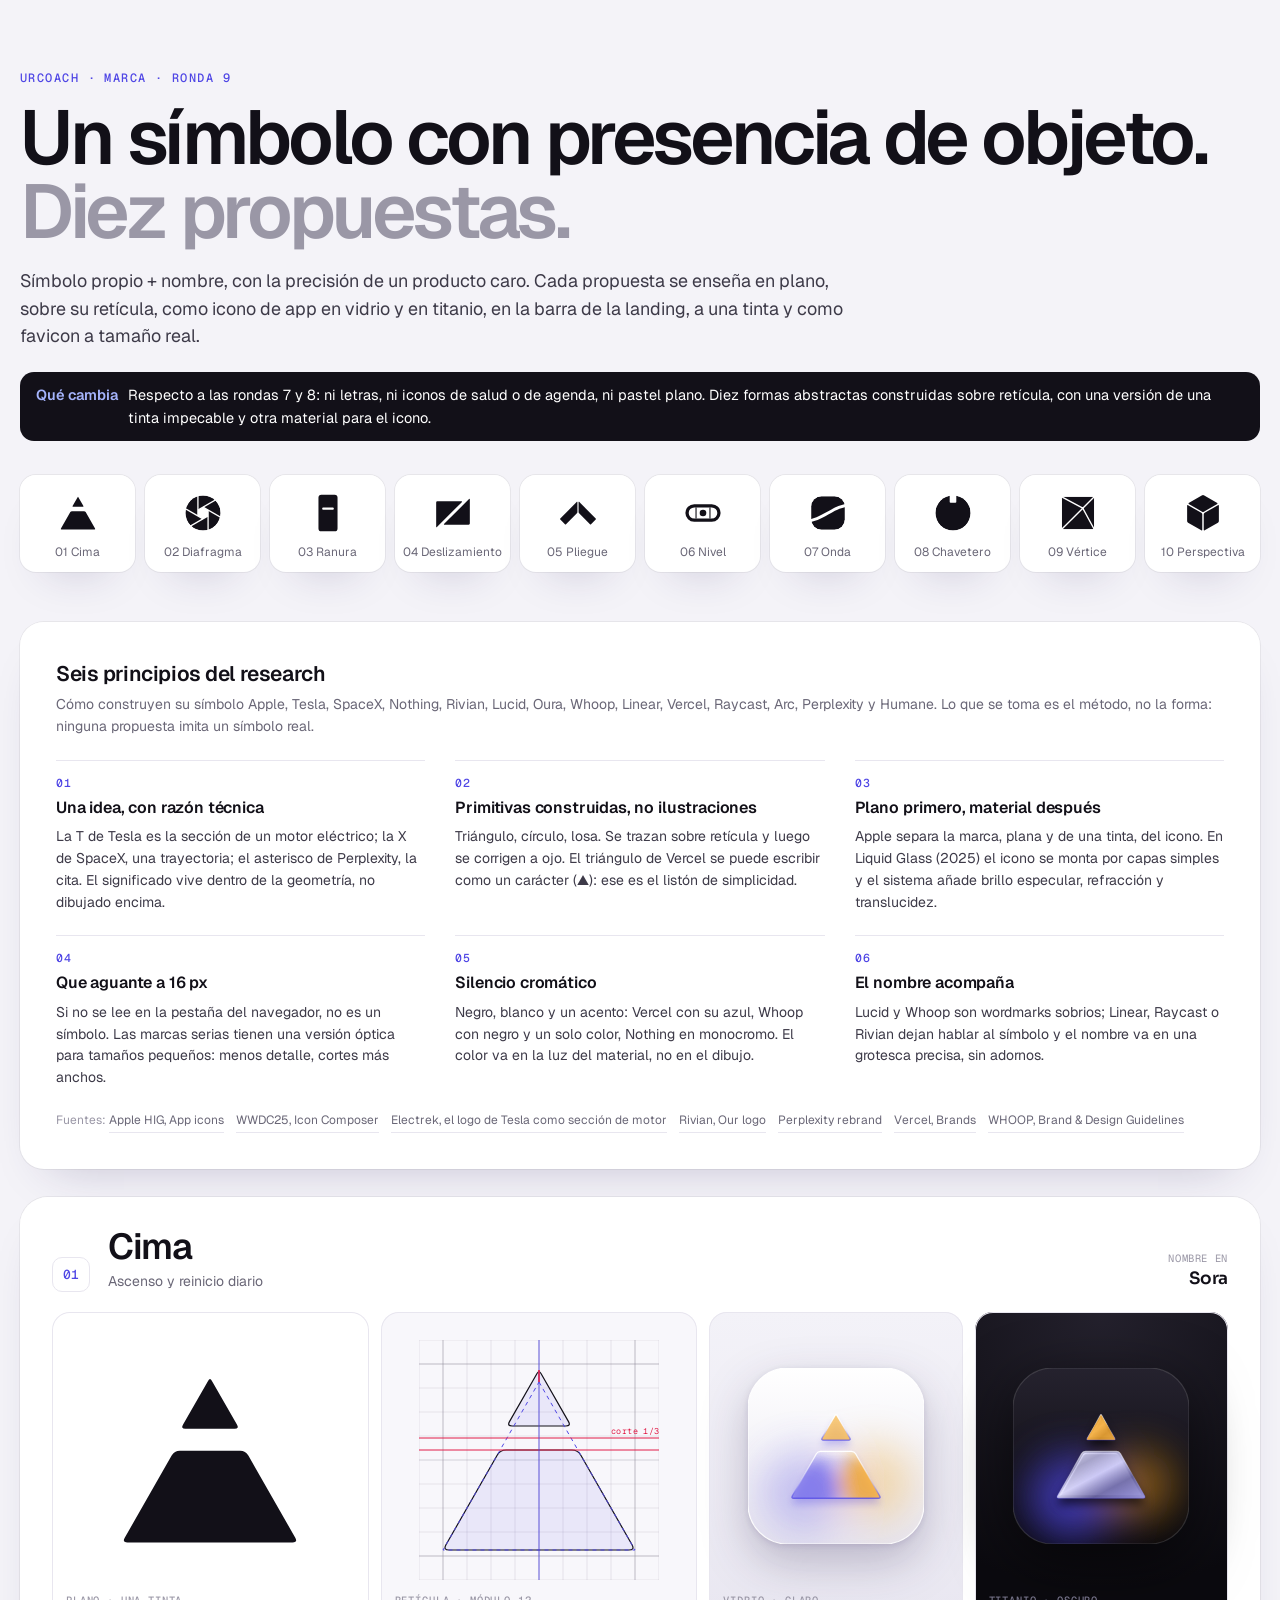
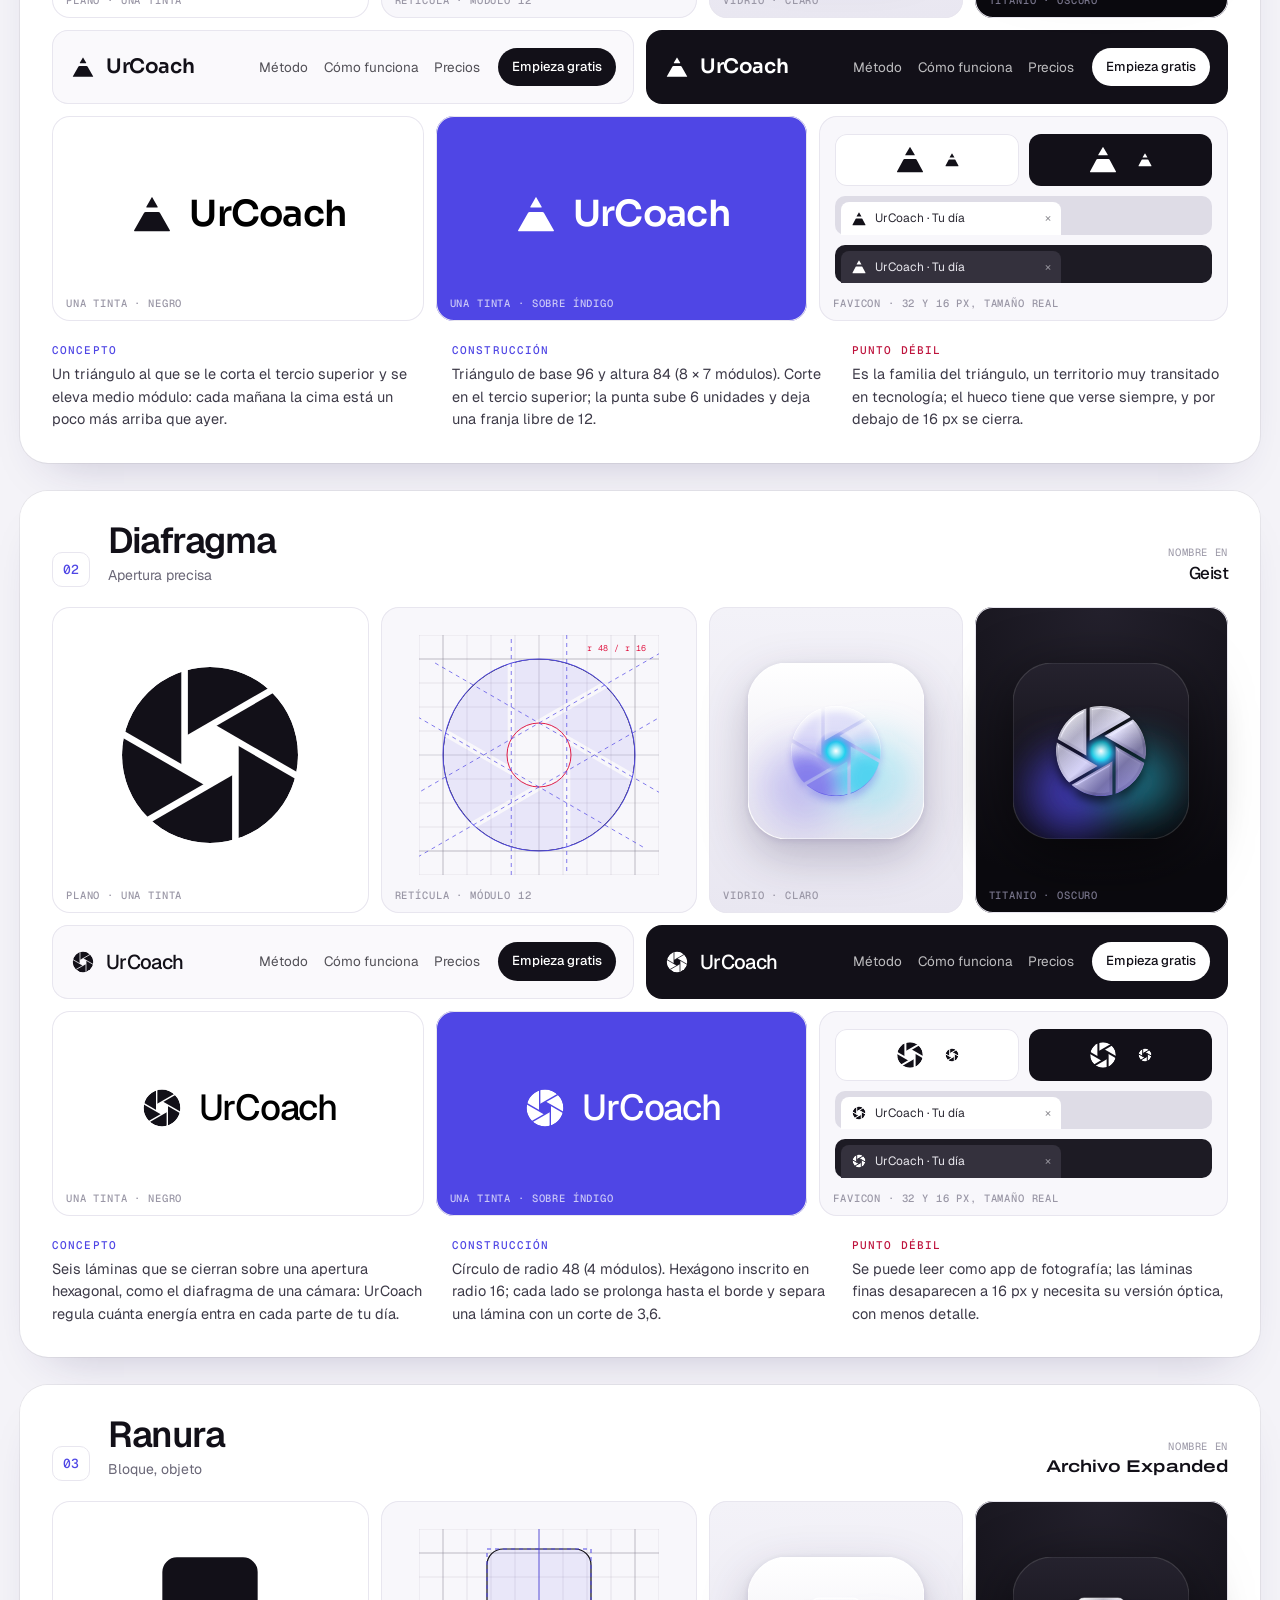
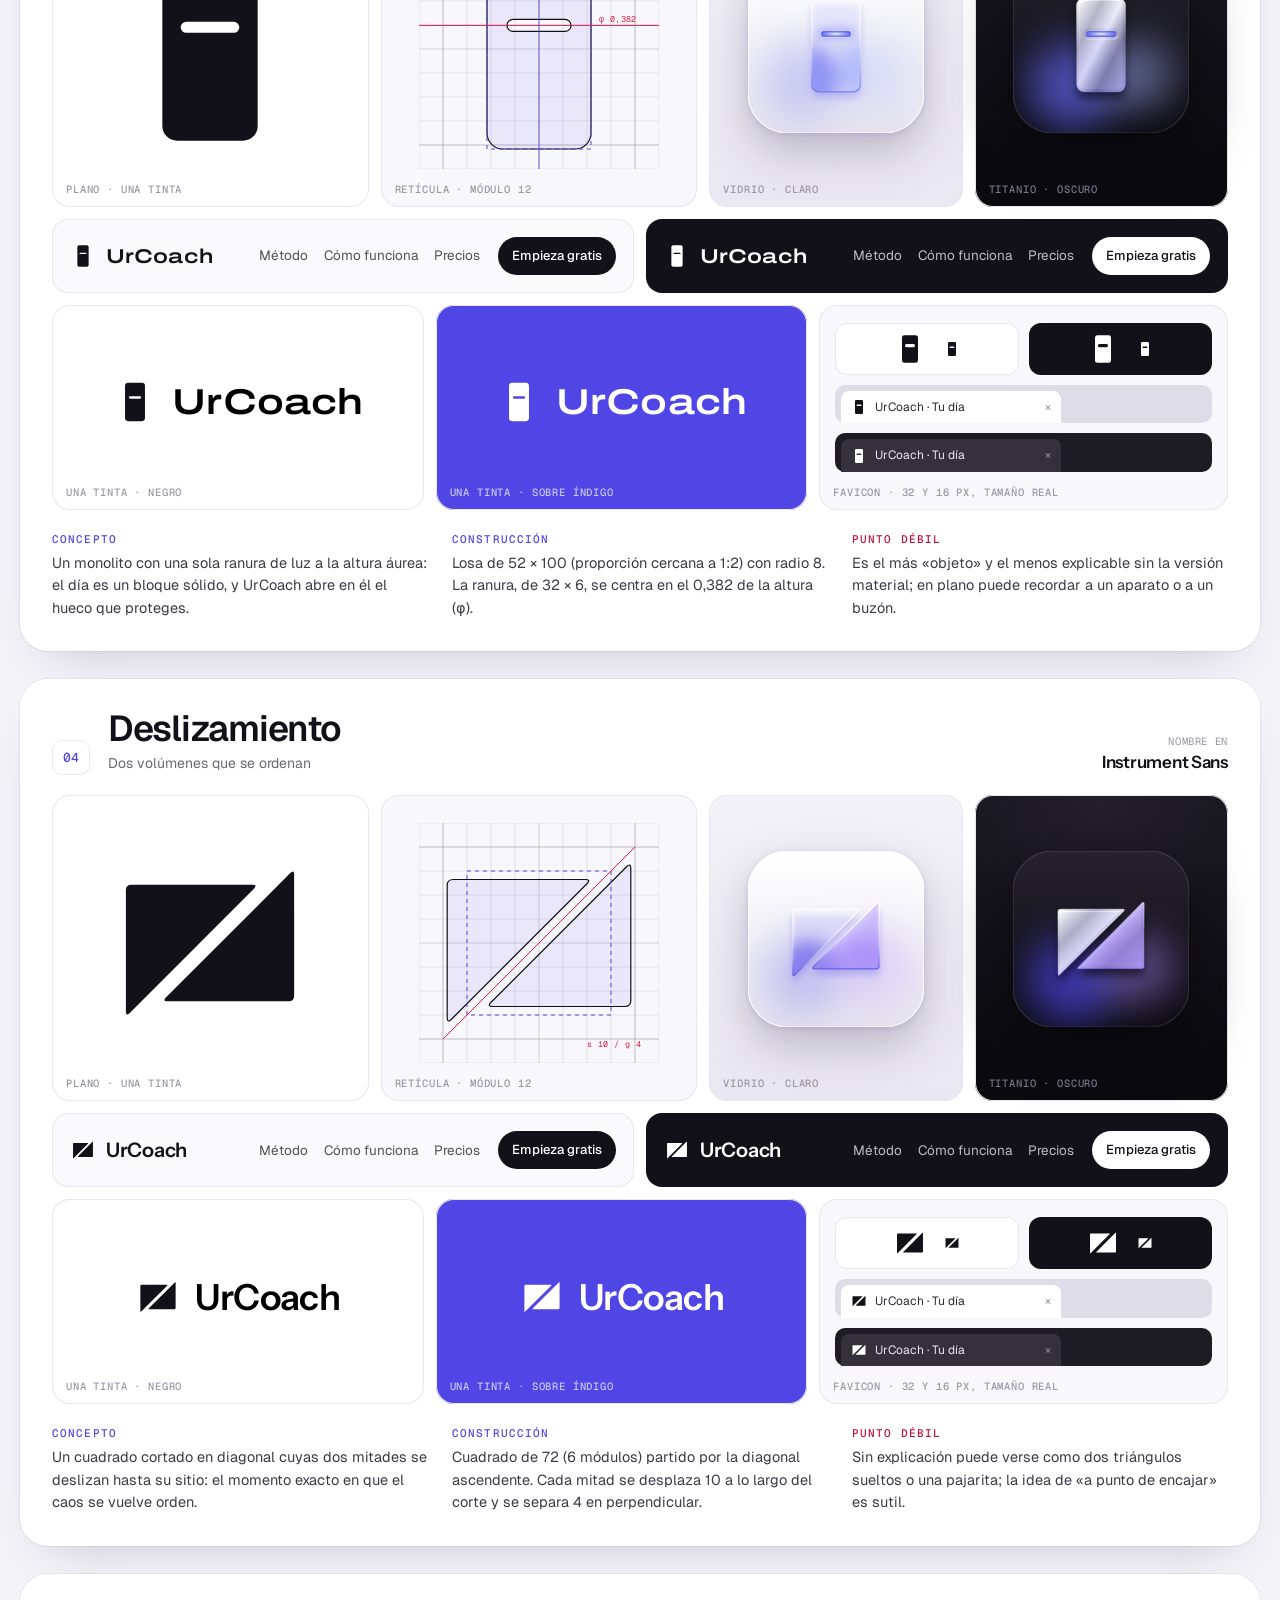
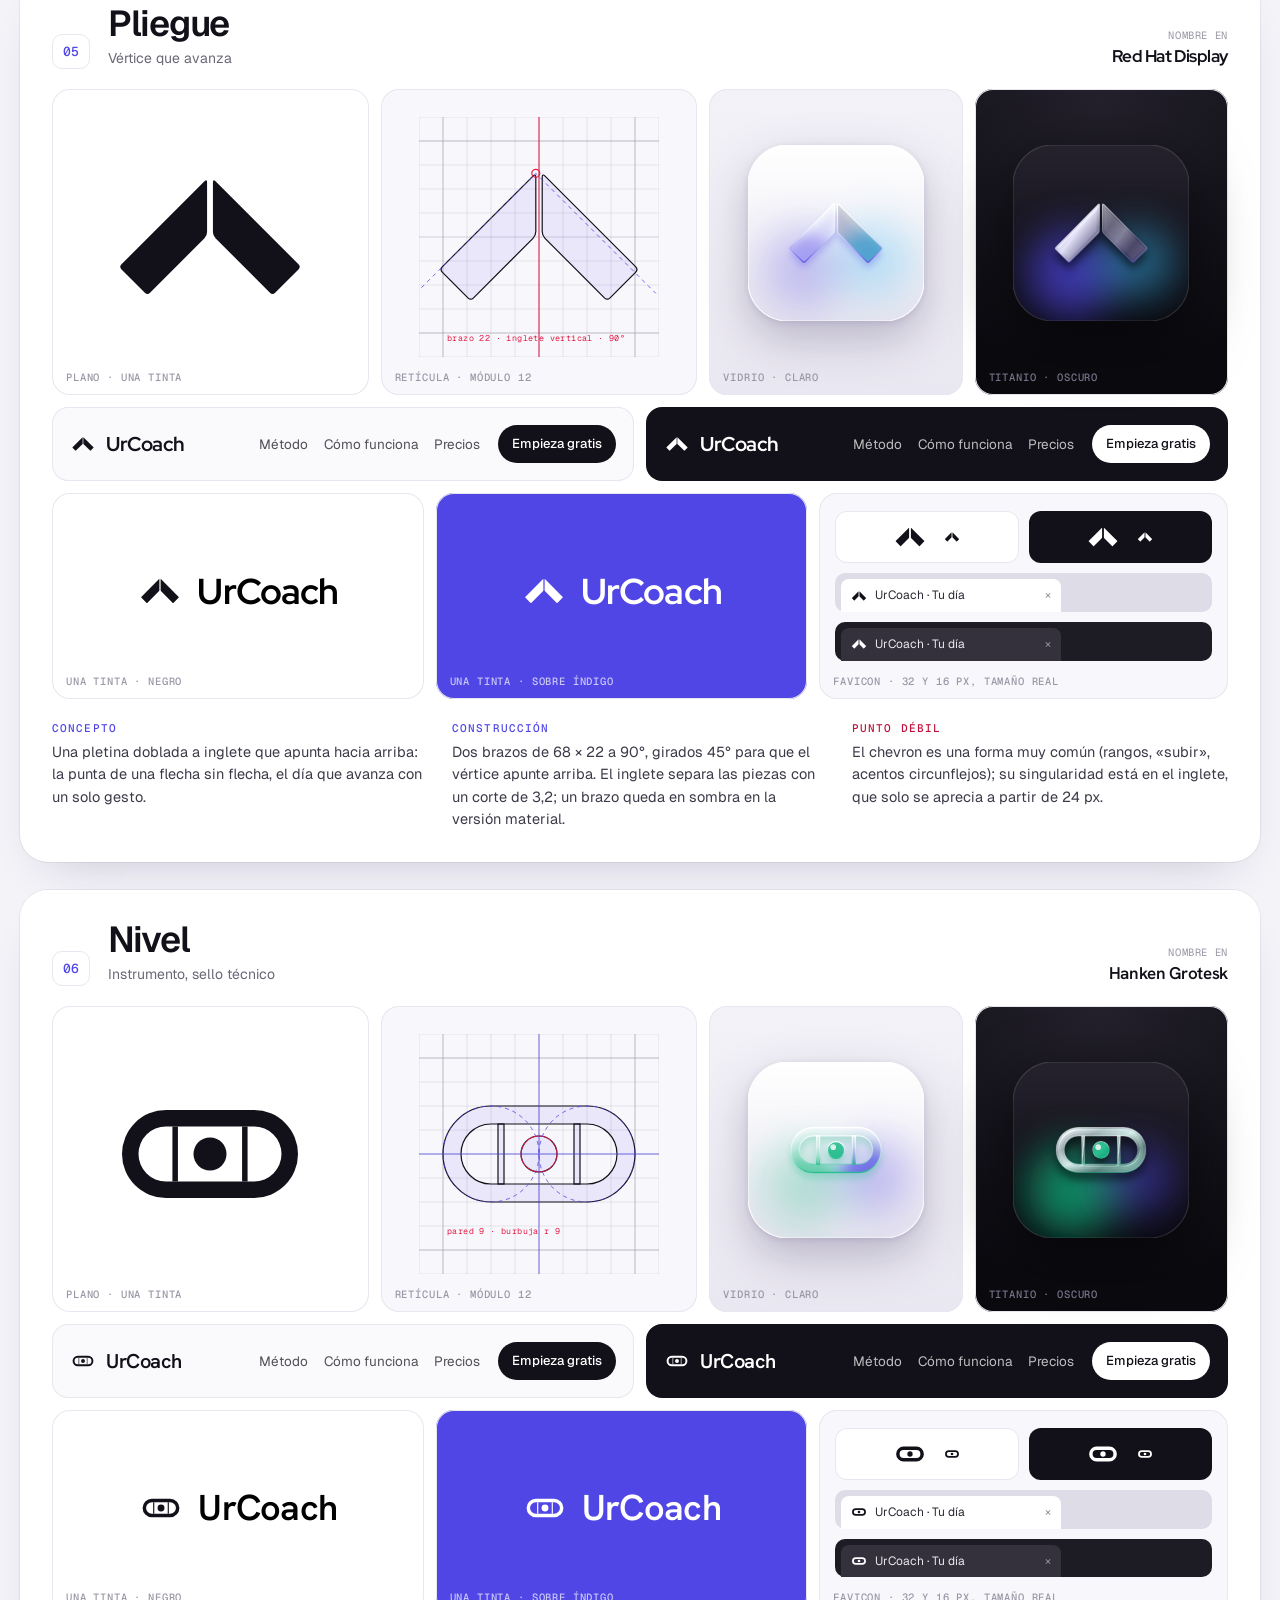
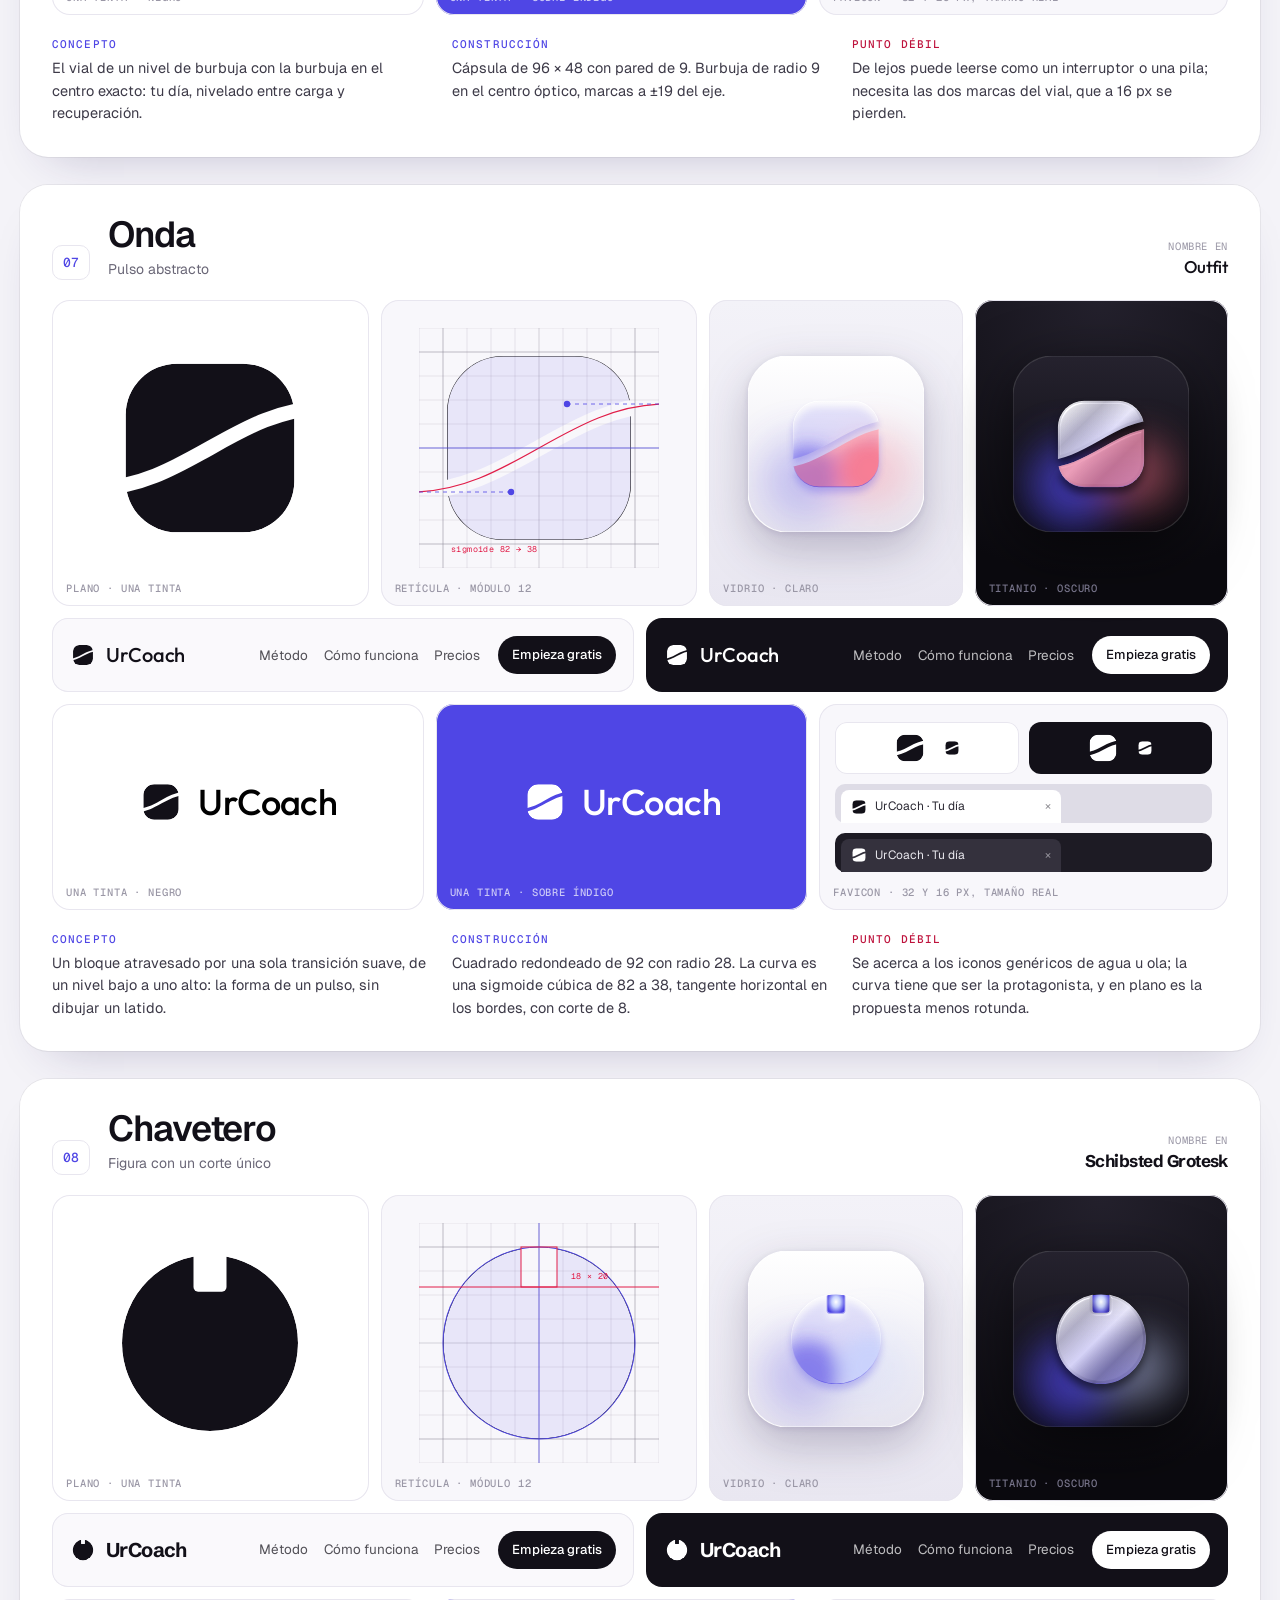
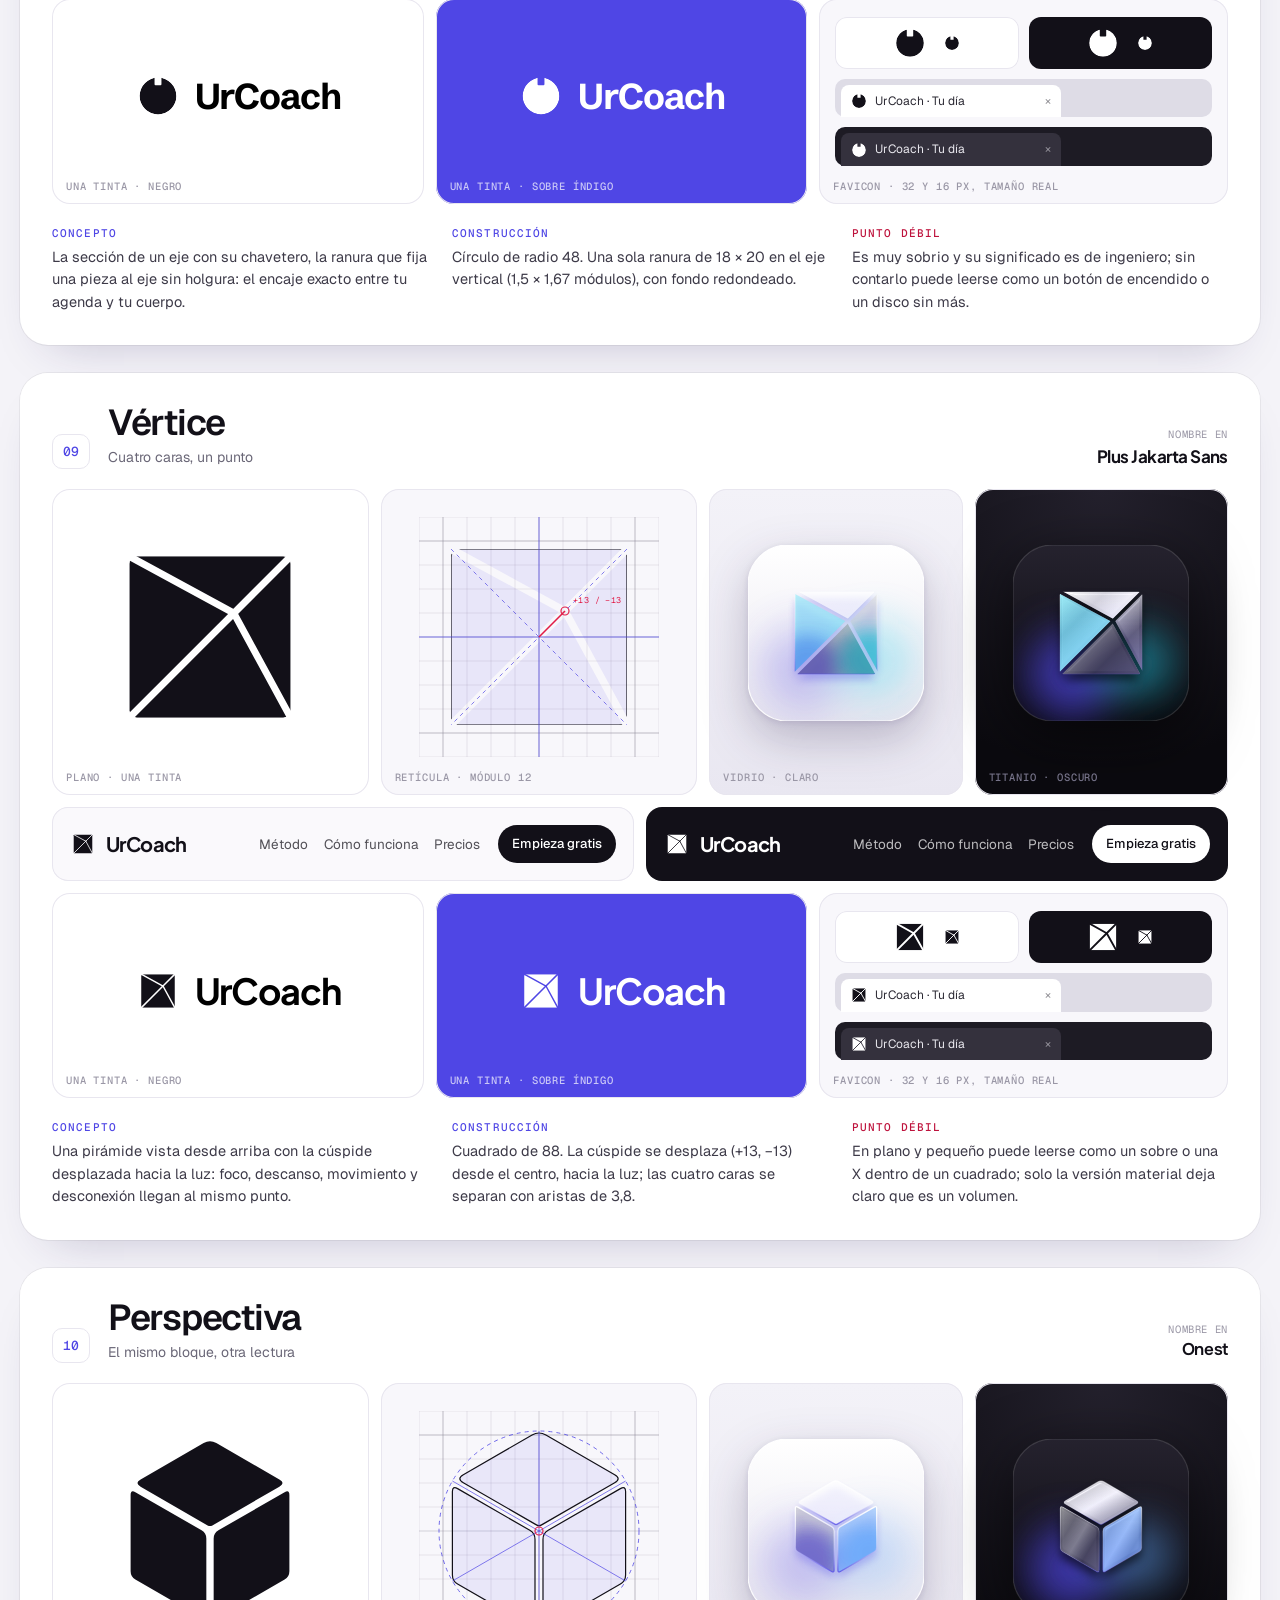
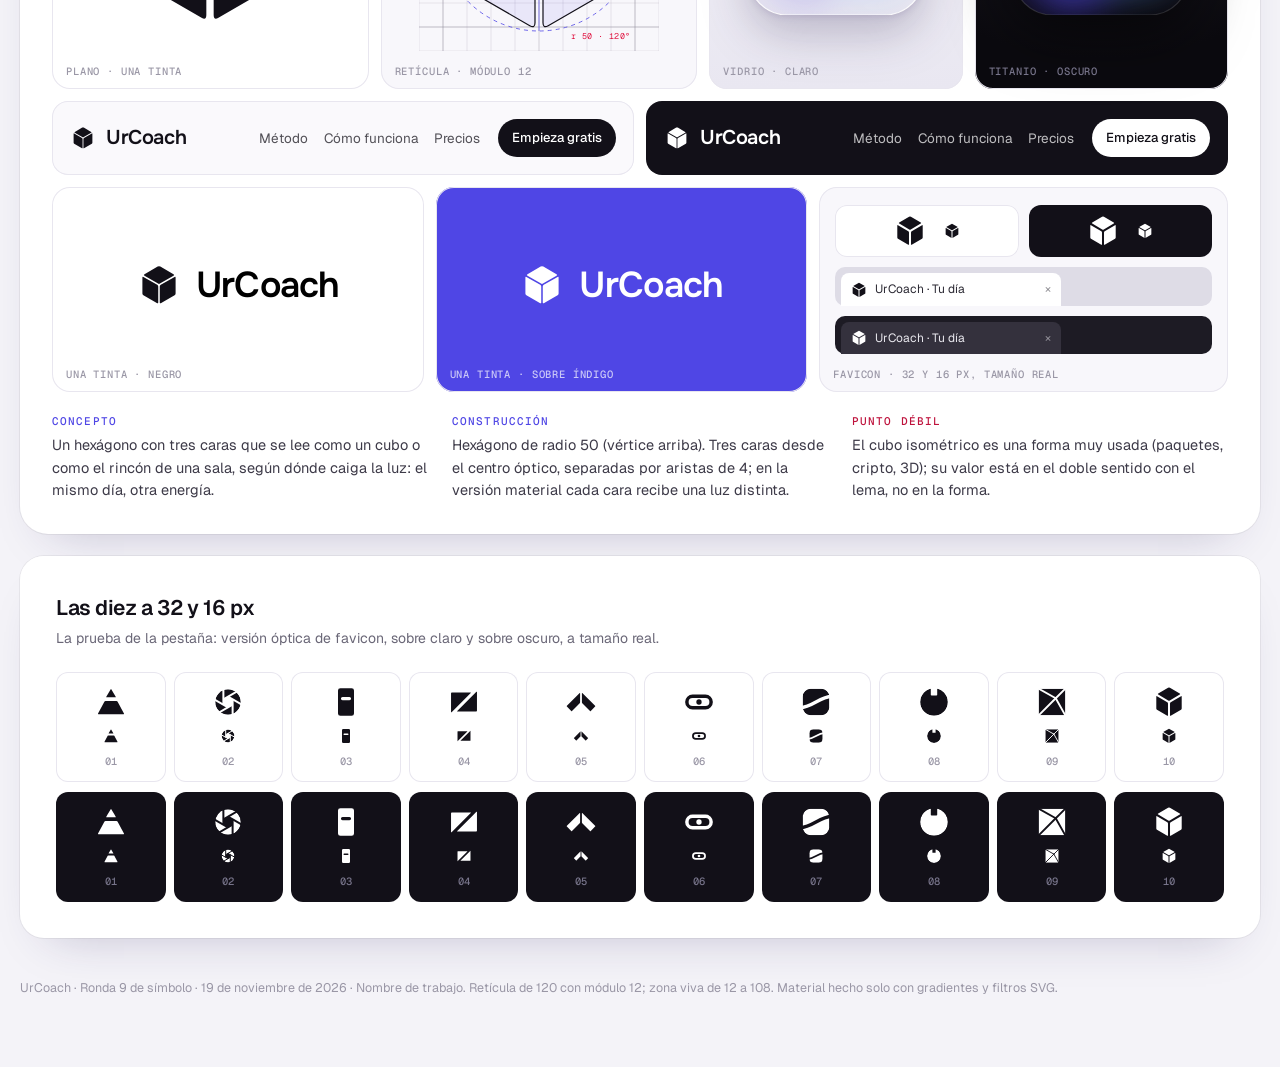
<file: marca/urcoach-logo-ronda9.html>
<!doctype html>
<html lang="es">
<head>
<meta charset="utf-8">
<meta name="viewport" content="width=device-width, initial-scale=1">
<title>UrCoach · Logo, ronda 9</title>
<meta name="robots" content="noindex, nofollow">
<link rel="preconnect" href="https://fonts.googleapis.com">
<link rel="preconnect" href="https://fonts.gstatic.com" crossorigin>
<link href="https://fonts.googleapis.com/css2?family=Geist:wght@400;500;600&family=Geist+Mono:wght@400;500&family=Sora:wght@600&family=Archivo:wdth,wght@125,600&family=Instrument+Sans:wght@600&family=Red+Hat+Display:wght@700&family=Hanken+Grotesk:wght@600&family=Outfit:wght@500&family=Schibsted+Grotesk:wght@700&family=Plus+Jakarta+Sans:wght@700&family=Onest:wght@600&display=swap" rel="stylesheet">
<style>
:root{--ink:#121018;--ink2:#3d3a48;--muted:#6a6777;--faint:#9a97a6;--bg:#f4f3f8;--surface:#fff;--line:#e8e6ef;--nav:#faf9fc;--indigo:#4f46e5;
--sh:0 1px 0 rgba(255,255,255,.9) inset,0 0 0 1px rgba(18,16,24,.06),0 24px 48px -30px rgba(40,30,90,.28)}
*{box-sizing:border-box}
html{scroll-behavior:smooth}
body{margin:0;background:radial-gradient(900px 520px at 12% -8%,rgba(79,70,229,.13),transparent 70%) no-repeat,radial-gradient(800px 480px at 92% -6%,rgba(34,211,238,.11),transparent 70%) no-repeat,var(--bg);color:var(--ink);font-family:Geist,system-ui,sans-serif;font-size:15px;line-height:1.55;-webkit-font-smoothing:antialiased}
.defs{position:absolute;width:0;height:0;overflow:hidden}
.wrap{width:min(1240px,100% - 32px);margin-inline:auto}
.mono{font-family:"Geist Mono",ui-monospace,monospace}
.hero-top{position:relative;padding:72px 0 28px}
.eyebrow{font:500 12px/1 "Geist Mono",monospace;letter-spacing:.12em;text-transform:uppercase;color:var(--indigo)}
h1{font-size:clamp(40px,6vw,76px);font-weight:600;letter-spacing:-.045em;line-height:.98;margin:16px 0 18px;position:relative}
h1 span{color:var(--faint)}
.lead{font-size:clamp(16px,1.4vw,19px);color:var(--ink2);max-width:70ch;margin:0;position:relative}
.change{margin-top:22px;display:inline-flex;gap:10px;align-items:flex-start;background:var(--ink);color:#fff;border-radius:14px;padding:12px 16px;font-size:14.5px;position:relative;max-width:100%}
.change b{font-weight:600;color:#a5b4fc;white-space:nowrap}
.strip{display:grid;grid-template-columns:repeat(10,minmax(0,1fr));gap:10px;margin:34px 0 0}
.strip a{display:flex;flex-direction:column;align-items:center;gap:8px;text-decoration:none;color:var(--muted);font-size:12px;background:var(--surface);border-radius:16px;padding:16px 6px 10px;box-shadow:var(--sh);transition:transform .2s}
.strip a:hover{transform:translateY(-2px);color:var(--ink)}
.strip svg{width:44px;height:44px}
.panel{background:var(--surface);border-radius:24px;box-shadow:var(--sh);padding:clamp(20px,3vw,36px);margin-top:22px}
.panel h2{font-size:21px;font-weight:600;letter-spacing:-.02em;margin:0 0 4px}
.panel .sub{color:var(--muted);margin:0 0 22px;font-size:14px}
.pgrid{display:grid;grid-template-columns:repeat(3,minmax(0,1fr));gap:22px 30px;counter-reset:pr}
.pgrid div{counter-increment:pr;border-top:1px solid var(--line);padding-top:14px}
.pgrid h3{margin:0 0 6px;font-size:16px;font-weight:600;letter-spacing:-.01em}
.pgrid h3:before{content:counter(pr,decimal-leading-zero);display:block;font:500 11.5px "Geist Mono",monospace;color:var(--indigo);letter-spacing:.08em;margin-bottom:6px}
.pgrid p{margin:0;color:var(--ink2);font-size:14px}
.src{margin-top:20px;font-size:12px;color:var(--faint)}
.src a{color:var(--muted);text-decoration:none;border-bottom:1px solid var(--line);margin-right:12px;display:inline-block;line-height:1.9}
.card{background:var(--surface);border-radius:28px;box-shadow:var(--sh);padding:clamp(18px,2.6vw,32px);margin-top:28px;scroll-margin-top:16px}
.ch{display:grid;grid-template-columns:auto 1fr auto;gap:18px;align-items:end;margin-bottom:20px}
.cnum{font:500 13px "Geist Mono",monospace;color:var(--indigo);border:1px solid var(--line);border-radius:10px;padding:8px 10px}
.ctit h2{margin:0;font-size:clamp(26px,3vw,36px);font-weight:600;letter-spacing:-.035em;line-height:1}
.ctit p{margin:6px 0 0;color:var(--muted);font-size:14px}
.cfont{text-align:right;font-size:12px;color:var(--faint)}
.cfont span{display:block;font-family:"Geist Mono",monospace;letter-spacing:.06em;text-transform:uppercase;font-size:10.5px}
.cfont b{font-size:17px;color:var(--ink)}
.row{display:grid;gap:12px;margin-top:12px}
.r1{grid-template-columns:1.25fr 1.25fr 1fr 1fr}
.r2{grid-template-columns:1fr 1fr}
.r3{grid-template-columns:1fr 1fr 1.1fr}
.r4{grid-template-columns:1fr 1fr 1fr;gap:24px;margin-top:22px}
figure{margin:0}
.pane{position:relative;border-radius:18px;background:#f8f7fb;box-shadow:inset 0 0 0 1px var(--line);display:flex;align-items:center;justify-content:center;min-height:120px;padding:28px 18px 38px}
.pane figcaption{position:absolute;left:14px;bottom:11px;font:500 10.5px "Geist Mono",monospace;letter-spacing:.08em;text-transform:uppercase;color:var(--faint)}
.hero{background:#fff}
.hero svg.sym{width:min(220px,80%);height:auto;aspect-ratio:1}
.grid svg.sym{width:min(240px,86%);height:auto;aspect-ratio:1}
.mat{padding:22px 14px 40px}
.ml{background:linear-gradient(180deg,#f3f2f8,#e9e7f1)}
.md{background:radial-gradient(120% 90% at 50% 0%,#24212d,#0b0a0f)}
.md figcaption{color:#77748a}
svg.appicon{width:min(176px,88%);height:auto;aspect-ratio:1;filter:drop-shadow(0 18px 24px rgba(30,20,70,.22)) drop-shadow(0 2px 3px rgba(30,20,70,.12))}
.md svg.appicon{filter:drop-shadow(0 18px 30px rgba(0,0,0,.6))}
.nav{display:flex;align-items:center;gap:18px;border-radius:16px;padding:16px 18px;min-height:74px}
.nav-l{background:var(--nav);color:var(--ink);box-shadow:inset 0 0 0 1px var(--line)}
.nav-d{background:#121018;color:#fff}
.nav .links{display:flex;gap:16px;margin-left:auto;font-size:13.5px;opacity:.72;white-space:nowrap}
.nav .cta{font-size:13px;font-weight:500;padding:9px 14px;border-radius:999px;white-space:nowrap}
.nav-l .cta{background:var(--ink);color:#fff}
.nav-d .cta{background:#fff;color:var(--ink)}
.lk{display:inline-flex;align-items:center;gap:10px}
.lk-sym{width:26px;height:26px;flex-shrink:0}
.wm{font-size:20px;line-height:1}
.lk.big .lk-sym{width:46px;height:46px}
.lk.big{gap:14px}
.lk.big .wm{font-size:36px}
.ink{min-height:150px}
.ink-w{background:#fff}
.ink-i{background:var(--indigo)}
.ink-i figcaption{color:rgba(255,255,255,.7)}
.ink-w .wm{color:#000}
.ink-i .wm{color:#fff}
.fav{flex-direction:column;gap:10px;align-items:stretch;padding:18px 16px 38px}
.favs{display:flex;gap:10px}
.fvbox{flex:1;display:flex;align-items:center;justify-content:center;gap:18px;border-radius:12px;padding:10px}
.fvbox.l{background:#fff;box-shadow:inset 0 0 0 1px var(--line)}
.fvbox.d{background:#121018}
.fv32{width:32px;height:32px}.fv16{width:16px;height:16px;flex-shrink:0}
.tabbar{border-radius:10px;padding:6px 6px 0}
.tb-l{background:#dedce6}.tb-d{background:#1d1b24}
.tab{display:flex;align-items:center;gap:8px;max-width:220px;padding:7px 10px;border-radius:8px 8px 0 0;font-size:12px}
.tb-l .tab{background:#fff;color:#2b2933}.tb-d .tab{background:#34313d;color:#e9e8ee}
.tab span{flex:1;white-space:nowrap;overflow:hidden;text-overflow:ellipsis}
.tab i{font-style:normal;opacity:.5}
.txt h3{margin:0 0 6px;font:500 11px "Geist Mono",monospace;letter-spacing:.1em;text-transform:uppercase;color:var(--indigo)}
.txt p{margin:0;color:var(--ink2);font-size:14.5px}
.weak h3{color:#be123c}
.compare .cg{display:grid;grid-template-columns:repeat(10,minmax(0,1fr));gap:8px}
.compare .cc{display:flex;flex-direction:column;align-items:center;gap:10px;padding:14px 4px;border-radius:12px;font:500 10.5px "Geist Mono",monospace;color:var(--faint)}
.compare .cl{background:#fff;box-shadow:inset 0 0 0 1px var(--line)}
.compare .cd{background:#121018;color:#77748a}
.compare .two{display:grid;gap:10px}
.foot{padding:40px 0 70px;color:var(--faint);font-size:12.5px}
@media (max-width:980px){
 .r1{grid-template-columns:1fr 1fr}
 .r3{grid-template-columns:1fr 1fr}.r3 .fav{grid-column:1/-1}
 .r2,.r4{grid-template-columns:1fr}
 .pgrid{grid-template-columns:1fr 1fr}
 .strip{grid-template-columns:repeat(5,minmax(0,1fr))}
 .compare .cg{grid-template-columns:repeat(5,minmax(0,1fr))}
 .nav .links{display:none}
}
@media (max-width:600px){
 .r1,.r3{grid-template-columns:1fr}
 .pgrid{grid-template-columns:1fr}
 .ch{grid-template-columns:auto 1fr}.cfont{grid-column:1/-1;text-align:left}
 .lk.big .wm{font-size:28px}
 .change{display:block}
}
</style>
</head>
<body>
<svg class="defs" width="0" height="0" xmlns="http://www.w3.org/2000/svg" aria-hidden="true"><defs><g id="s-cima"><path d="M59.01 16.74Q60 15 60.99 16.74L74.76 40.83Q76 43 73.5 43L46.5 43Q44 43 45.24 40.83Z"/><path d="M39.08 57.6Q40.57 55 43.57 55L76.43 55Q79.43 55 80.92 57.6L106.51 102.4Q108 105 105 105L15 105Q12 105 13.49 102.4Z"/></g><g id="s-cima-f"><path d="M58.98 11.72Q60 10 61.02 11.72L77.72 39.85Q79 42 76.5 42L43.5 42Q41 42 42.28 39.85Z"/><path d="M35.1 58.65Q36.5 56 39.5 56L80.5 56Q83.5 56 84.9 58.65L108.6 103.35Q110 106 107 106L13 106Q10 106 11.4 103.35Z"/></g><g id="s-diafragma"><mask id="mk-diaf" maskUnits="userSpaceOnUse" x="0" y="0" width="120" height="120"><circle cx="60" cy="60" r="48" fill="#fff" fill-opacity="1" stroke="none"/><path d="M60 44L73.86 52L73.86 68L60 76L46.14 68L46.14 52Z" fill="#000" fill-opacity="1" stroke="none"/><line x1="60" y1="44" x2="137.94" y2="89" stroke="#000" stroke-opacity="1" stroke-width="3.6" stroke-linecap="butt"/><line x1="73.86" y1="52" x2="73.86" y2="142" stroke="#000" stroke-opacity="1" stroke-width="3.6" stroke-linecap="butt"/><line x1="73.86" y1="68" x2="-4.09" y2="113" stroke="#000" stroke-opacity="1" stroke-width="3.6" stroke-linecap="butt"/><line x1="60" y1="76" x2="-17.94" y2="31" stroke="#000" stroke-opacity="1" stroke-width="3.6" stroke-linecap="butt"/><line x1="46.14" y1="68" x2="46.14" y2="-22" stroke="#000" stroke-opacity="1" stroke-width="3.6" stroke-linecap="butt"/><line x1="46.14" y1="52" x2="124.09" y2="7" stroke="#000" stroke-opacity="1" stroke-width="3.6" stroke-linecap="butt"/></mask><circle cx="60" cy="60" r="48" mask="url(#mk-diaf)"/></g><g id="s-diafragma-f"><mask id="mk-diaf-f" maskUnits="userSpaceOnUse" x="0" y="0" width="120" height="120"><circle cx="60" cy="60" r="48" fill="#fff" fill-opacity="1" stroke="none"/><path d="M60 40L77.32 50L77.32 70L60 80L42.68 70L42.68 50Z" fill="#000" fill-opacity="1" stroke="none"/><line x1="60" y1="40" x2="137.94" y2="85" stroke="#000" stroke-opacity="1" stroke-width="7.5" stroke-linecap="butt"/><line x1="77.32" y1="50" x2="77.32" y2="140" stroke="#000" stroke-opacity="1" stroke-width="7.5" stroke-linecap="butt"/><line x1="77.32" y1="70" x2="-0.62" y2="115" stroke="#000" stroke-opacity="1" stroke-width="7.5" stroke-linecap="butt"/><line x1="60" y1="80" x2="-17.94" y2="35" stroke="#000" stroke-opacity="1" stroke-width="7.5" stroke-linecap="butt"/><line x1="42.68" y1="70" x2="42.68" y2="-20" stroke="#000" stroke-opacity="1" stroke-width="7.5" stroke-linecap="butt"/><line x1="42.68" y1="50" x2="120.62" y2="5" stroke="#000" stroke-opacity="1" stroke-width="7.5" stroke-linecap="butt"/></mask><circle cx="60" cy="60" r="48" mask="url(#mk-diaf-f)"/></g><g id="s-ranura"><path fill-rule="evenodd" d="M42 10H78A8 8 0 0 1 86 18V102A8 8 0 0 1 78 110H42A8 8 0 0 1 34 102V18A8 8 0 0 1 42 10ZM47 45.2H73A3 3 0 0 1 76 48.2V48.2A3 3 0 0 1 73 51.2H47A3 3 0 0 1 44 48.2V48.2A3 3 0 0 1 47 45.2Z"/></g><g id="s-ranura-f"><path fill-rule="evenodd" d="M39 8H81A9 9 0 0 1 90 17V103A9 9 0 0 1 81 112H39A9 9 0 0 1 30 103V17A9 9 0 0 1 39 8ZM47 41H73A6 6 0 0 1 79 47V47A6 6 0 0 1 73 53H47A6 6 0 0 1 41 47V47A6 6 0 0 1 47 41Z"/></g><g id="s-desliz"><path d="M36.02 89.64Q33.9 91.76 36.9 91.76L102.9 91.76Q105.9 91.76 105.9 88.76L105.9 22.76Q105.9 19.76 103.78 21.88Z"/><path d="M16.22 98.12Q14.1 100.24 14.1 97.24L14.1 31.24Q14.1 28.24 17.1 28.24L83.1 28.24Q86.1 28.24 83.98 30.36Z"/></g><g id="s-desliz-f"><path d="M34.73 93.76Q32.61 95.88 35.61 95.88L105.61 95.88Q108.61 95.88 108.61 92.88L108.61 22.88Q108.61 19.88 106.49 22Z"/><path d="M13.51 98Q11.39 100.12 11.39 97.12L11.39 27.12Q11.39 24.12 14.39 24.12L84.39 24.12Q87.39 24.12 85.27 26.24Z"/></g><g id="s-pliegue"><path d="M11.73 77.68Q10.32 76.26 11.73 74.85L56.99 29.59Q58.4 28.18 58.4 30.18L58.4 57.29Q58.4 59.29 56.99 60.71L27.29 90.41Q25.87 91.82 24.46 90.41Z"/><path d="M61.6 30.18Q61.6 28.18 63.01 29.59L108.27 74.85Q109.68 76.26 108.27 77.68L95.54 90.41Q94.13 91.82 92.71 90.41L63.01 60.71Q61.6 59.29 61.6 57.29Z"/></g><g id="s-pliegue-f"><path d="M7.1 77.32Q5.69 75.91 7.1 74.5L55.19 26.41Q56.6 25 56.6 27L56.6 61.18Q56.6 63.18 55.19 64.6L26.19 93.59Q24.78 95 23.37 93.59Z"/><path d="M63.4 27Q63.4 25 64.81 26.41L112.9 74.5Q114.31 75.91 112.9 77.32L96.63 93.59Q95.22 95 93.81 93.59L64.81 64.6Q63.4 63.18 63.4 61.18Z"/></g><g id="s-nivel"><path fill-rule="evenodd" d="M36 36H84A24 24 0 0 1 108 60V60A24 24 0 0 1 84 84H36A24 24 0 0 1 12 60V60A24 24 0 0 1 36 36ZM36 45H84A15 15 0 0 1 99 60V60A15 15 0 0 1 84 75H36A15 15 0 0 1 21 60V60A15 15 0 0 1 36 45Z"/><circle cx="60" cy="60" r="9"/><rect x="39.5" y="45" width="3" height="30"/><rect x="77.5" y="45" width="3" height="30"/></g><g id="s-nivel-f"><path fill-rule="evenodd" d="M36 32H84A28 28 0 0 1 112 60V60A28 28 0 0 1 84 88H36A28 28 0 0 1 8 60V60A28 28 0 0 1 36 32ZM36 45H84A15 15 0 0 1 99 60V60A15 15 0 0 1 84 75H36A15 15 0 0 1 21 60V60A15 15 0 0 1 36 45Z"/><circle cx="60" cy="60" r="10"/></g><g id="s-onda"><mask id="mk-onda" maskUnits="userSpaceOnUse" x="0" y="0" width="120" height="120"><path d="M42 14H78A28 28 0 0 1 106 42V78A28 28 0 0 1 78 106H42A28 28 0 0 1 14 78V42A28 28 0 0 1 42 14Z" fill="#fff" fill-opacity="1" stroke="none"/><path d="M-4 82C46 82 74 38 124 38" fill="none" stroke="#000" stroke-opacity="1" stroke-width="8"/></mask><path d="M42 14H78A28 28 0 0 1 106 42V78A28 28 0 0 1 78 106H42A28 28 0 0 1 14 78V42A28 28 0 0 1 42 14Z" mask="url(#mk-onda)"/></g><g id="s-onda-f"><mask id="mk-onda-f" maskUnits="userSpaceOnUse" x="0" y="0" width="120" height="120"><path d="M40 10H80A30 30 0 0 1 110 40V80A30 30 0 0 1 80 110H40A30 30 0 0 1 10 80V40A30 30 0 0 1 40 10Z" fill="#fff" fill-opacity="1" stroke="none"/><path d="M-4 82C46 82 74 38 124 38" fill="none" stroke="#000" stroke-opacity="1" stroke-width="13"/></mask><path d="M40 10H80A30 30 0 0 1 110 40V80A30 30 0 0 1 80 110H40A30 30 0 0 1 10 80V40A30 30 0 0 1 40 10Z" mask="url(#mk-onda-f)"/></g><g id="s-chave"><mask id="mk-chave" maskUnits="userSpaceOnUse" x="0" y="0" width="120" height="120"><circle cx="60" cy="60" r="48" fill="#fff" fill-opacity="1" stroke="none"/><path d="M53.5 -10H66.5A2.5 2.5 0 0 1 69 -7.5V29.5A2.5 2.5 0 0 1 66.5 32H53.5A2.5 2.5 0 0 1 51 29.5V-7.5A2.5 2.5 0 0 1 53.5 -10Z" fill="#000" fill-opacity="1" stroke="none"/></mask><circle cx="60" cy="60" r="48" mask="url(#mk-chave)"/></g><g id="s-chave-f"><mask id="mk-chave-f" maskUnits="userSpaceOnUse" x="0" y="0" width="120" height="120"><circle cx="60" cy="60" r="52" fill="#fff" fill-opacity="1" stroke="none"/><path d="M51 -10H69A3 3 0 0 1 72 -7V33A3 3 0 0 1 69 36H51A3 3 0 0 1 48 33V-7A3 3 0 0 1 51 -10Z" fill="#000" fill-opacity="1" stroke="none"/></mask><circle cx="60" cy="60" r="52" mask="url(#mk-chave-f)"/></g><g id="s-vertice"><mask id="mk-ver" maskUnits="userSpaceOnUse" x="0" y="0" width="120" height="120"><path d="M20 16H100A4 4 0 0 1 104 20V100A4 4 0 0 1 100 104H20A4 4 0 0 1 16 100V20A4 4 0 0 1 20 16Z" fill="#fff" fill-opacity="1" stroke="none"/><line x1="73" y1="47" x2="5.46" y2="10.27" stroke="#000" stroke-opacity="1" stroke-width="3.8" stroke-linecap="round"/><line x1="73" y1="47" x2="112.49" y2="7.51" stroke="#000" stroke-opacity="1" stroke-width="3.8" stroke-linecap="round"/><line x1="73" y1="47" x2="109.73" y2="114.54" stroke="#000" stroke-opacity="1" stroke-width="3.8" stroke-linecap="round"/><line x1="73" y1="47" x2="7.51" y2="112.49" stroke="#000" stroke-opacity="1" stroke-width="3.8" stroke-linecap="round"/></mask><path d="M20 16H100A4 4 0 0 1 104 20V100A4 4 0 0 1 100 104H20A4 4 0 0 1 16 100V20A4 4 0 0 1 20 16Z" mask="url(#mk-ver)"/></g><g id="s-vertice-f"><mask id="mk-ver-f" maskUnits="userSpaceOnUse" x="0" y="0" width="120" height="120"><path d="M14 10H106A4 4 0 0 1 110 14V106A4 4 0 0 1 106 110H14A4 4 0 0 1 10 106V14A4 4 0 0 1 14 10Z" fill="#fff" fill-opacity="1" stroke="none"/><line x1="74" y1="46" x2="-0.46" y2="4.12" stroke="#000" stroke-opacity="1" stroke-width="7" stroke-linecap="round"/><line x1="74" y1="46" x2="118.49" y2="1.51" stroke="#000" stroke-opacity="1" stroke-width="7" stroke-linecap="round"/><line x1="74" y1="46" x2="115.88" y2="120.46" stroke="#000" stroke-opacity="1" stroke-width="7" stroke-linecap="round"/><line x1="74" y1="46" x2="1.51" y2="118.49" stroke="#000" stroke-opacity="1" stroke-width="7" stroke-linecap="round"/></mask><path d="M14 10H106A4 4 0 0 1 110 14V106A4 4 0 0 1 106 110H14A4 4 0 0 1 10 106V14A4 4 0 0 1 14 10Z" mask="url(#mk-ver-f)"/></g><g id="s-perspectiva"><path d="M22.16 35.85Q18.7 33.85 22.16 31.85L56.54 12Q60 10 63.46 12L97.84 31.85Q101.3 33.85 97.84 35.85L61.3 56.94Q60 57.69 58.7 56.94Z"/><path d="M62 64.15Q62 61.15 64.6 59.65L100.7 38.81Q103.3 37.31 103.3 40.31L103.3 82Q103.3 85 100.7 86.5L64.6 107.35Q62 108.85 62 105.85Z"/><path d="M16.7 40.31Q16.7 37.31 19.3 38.81L55.4 59.65Q58 61.15 58 64.15L58 105.85Q58 108.85 55.4 107.35L19.3 86.5Q16.7 85 16.7 82Z"/></g><g id="s-perspectiva-f"><path d="M19.63 32.31Q16.17 30.31 19.63 28.31L56.54 7Q60 5 63.46 7L100.37 28.31Q103.83 30.31 100.37 32.31L61.3 54.86Q60 55.61 58.7 54.86Z"/><path d="M63.8 65.19Q63.8 62.19 66.4 60.69L105.03 38.39Q107.63 36.89 107.63 39.89L107.63 84.5Q107.63 87.5 105.03 89L66.4 111.31Q63.8 112.81 63.8 109.81Z"/><path d="M12.37 39.89Q12.37 36.89 14.97 38.39L53.6 60.69Q56.2 62.19 56.2 65.19L56.2 109.81Q56.2 112.81 53.6 111.31L14.97 89Q12.37 87.5 12.37 84.5Z"/></g></defs></svg>
<div class="wrap">
  <header class="hero-top">
    <div class="eyebrow">UrCoach · Marca · Ronda 9</div>
    <h1>Un símbolo con presencia de objeto. <span>Diez propuestas.</span></h1>
    <p class="lead">Símbolo propio + nombre, con la precisión de un producto caro. Cada propuesta se enseña en plano, sobre su retícula, como icono de app en vidrio y en titanio, en la barra de la landing, a una tinta y como favicon a tamaño real.</p>
    <div class="change"><b>Qué cambia</b><span>Respecto a las rondas 7 y 8: ni letras, ni iconos de salud o de agenda, ni pastel plano. Diez formas abstractas construidas sobre retícula, con una versión de una tinta impecable y otra material para el icono.</span></div>
    <nav class="strip" aria-label="Propuestas"><a href="#p01"><svg class="sym" viewBox="0 0 120 120" xmlns="http://www.w3.org/2000/svg" aria-hidden="true"><use href="#s-cima" fill="#121018"/></svg><span>01 Cima</span></a><a href="#p02"><svg class="sym" viewBox="0 0 120 120" xmlns="http://www.w3.org/2000/svg" aria-hidden="true"><use href="#s-diafragma" fill="#121018"/></svg><span>02 Diafragma</span></a><a href="#p03"><svg class="sym" viewBox="0 0 120 120" xmlns="http://www.w3.org/2000/svg" aria-hidden="true"><use href="#s-ranura" fill="#121018"/></svg><span>03 Ranura</span></a><a href="#p04"><svg class="sym" viewBox="0 0 120 120" xmlns="http://www.w3.org/2000/svg" aria-hidden="true"><use href="#s-desliz" fill="#121018"/></svg><span>04 Deslizamiento</span></a><a href="#p05"><svg class="sym" viewBox="0 0 120 120" xmlns="http://www.w3.org/2000/svg" aria-hidden="true"><use href="#s-pliegue" fill="#121018"/></svg><span>05 Pliegue</span></a><a href="#p06"><svg class="sym" viewBox="0 0 120 120" xmlns="http://www.w3.org/2000/svg" aria-hidden="true"><use href="#s-nivel" fill="#121018"/></svg><span>06 Nivel</span></a><a href="#p07"><svg class="sym" viewBox="0 0 120 120" xmlns="http://www.w3.org/2000/svg" aria-hidden="true"><use href="#s-onda" fill="#121018"/></svg><span>07 Onda</span></a><a href="#p08"><svg class="sym" viewBox="0 0 120 120" xmlns="http://www.w3.org/2000/svg" aria-hidden="true"><use href="#s-chave" fill="#121018"/></svg><span>08 Chavetero</span></a><a href="#p09"><svg class="sym" viewBox="0 0 120 120" xmlns="http://www.w3.org/2000/svg" aria-hidden="true"><use href="#s-vertice" fill="#121018"/></svg><span>09 Vértice</span></a><a href="#p10"><svg class="sym" viewBox="0 0 120 120" xmlns="http://www.w3.org/2000/svg" aria-hidden="true"><use href="#s-perspectiva" fill="#121018"/></svg><span>10 Perspectiva</span></a></nav>
  </header>

  <section class="panel">
    <h2>Seis principios del research</h2>
    <p class="sub">Cómo construyen su símbolo Apple, Tesla, SpaceX, Nothing, Rivian, Lucid, Oura, Whoop, Linear, Vercel, Raycast, Arc, Perplexity y Humane. Lo que se toma es el método, no la forma: ninguna propuesta imita un símbolo real.</p>
    <div class="pgrid"><div><h3>Una idea, con razón técnica</h3><p>La T de Tesla es la sección de un motor eléctrico; la X de SpaceX, una trayectoria; el asterisco de Perplexity, la cita. El significado vive dentro de la geometría, no dibujado encima.</p></div><div><h3>Primitivas construidas, no ilustraciones</h3><p>Triángulo, círculo, losa. Se trazan sobre retícula y luego se corrigen a ojo. El triángulo de Vercel se puede escribir como un carácter (▲): ese es el listón de simplicidad.</p></div><div><h3>Plano primero, material después</h3><p>Apple separa la marca, plana y de una tinta, del icono. En Liquid Glass (2025) el icono se monta por capas simples y el sistema añade brillo especular, refracción y translucidez.</p></div><div><h3>Que aguante a 16 px</h3><p>Si no se lee en la pestaña del navegador, no es un símbolo. Las marcas serias tienen una versión óptica para tamaños pequeños: menos detalle, cortes más anchos.</p></div><div><h3>Silencio cromático</h3><p>Negro, blanco y un acento: Vercel con su azul, Whoop con negro y un solo color, Nothing en monocromo. El color va en la luz del material, no en el dibujo.</p></div><div><h3>El nombre acompaña</h3><p>Lucid y Whoop son wordmarks sobrios; Linear, Raycast o Rivian dejan hablar al símbolo y el nombre va en una grotesca precisa, sin adornos.</p></div></div>
    <div class="src">Fuentes: <a href="https://developer.apple.com/design/human-interface-guidelines/app-icons" target="_blank" rel="noopener">Apple HIG, App icons</a><a href="https://developer.apple.com/videos/play/wwdc2025/361/" target="_blank" rel="noopener">WWDC25, Icon Composer</a><a href="https://electrek.co/2017/01/24/tesla-logo-cross-section-electric-motor/" target="_blank" rel="noopener">Electrek, el logo de Tesla como sección de motor</a><a href="https://stories.rivian.com/our-logo" target="_blank" rel="noopener">Rivian, Our logo</a><a href="https://www.ebaqdesign.com/news/perplexity-rebrand" target="_blank" rel="noopener">Perplexity rebrand</a><a href="https://vercel.com/design/brands" target="_blank" rel="noopener">Vercel, Brands</a><a href="https://developer.whoop.com/" target="_blank" rel="noopener">WHOOP, Brand & Design Guidelines</a></div>
  </section>

  
<section class="card" id="p01">
  <header class="ch">
    <div class="cnum">01</div>
    <div class="ctit"><h2>Cima</h2><p>Ascenso y reinicio diario</p></div>
    <div class="cfont"><span>Nombre en</span><b style="font-family:'Sora';font-weight:600;letter-spacing:-.02em">Sora</b></div>
  </header>
  <div class="row r1">
    <figure class="pane hero"><svg class="sym" viewBox="0 0 120 120" xmlns="http://www.w3.org/2000/svg" aria-hidden="true"><use href="#s-cima" fill="#121018"/></svg><figcaption>Plano · una tinta</figcaption></figure>
    <figure class="pane grid"><svg class="sym" viewBox="0 0 120 120" xmlns="http://www.w3.org/2000/svg" aria-hidden="true"><line x1="0" y1="0" x2="0" y2="120" stroke="#8a8797" stroke-opacity=".35" stroke-width=".25"/><line x1="0" y1="0" x2="120" y2="0" stroke="#8a8797" stroke-opacity=".35" stroke-width=".25"/><line x1="12" y1="0" x2="12" y2="120" stroke="#8a8797" stroke-opacity=".55" stroke-width=".5"/><line x1="0" y1="12" x2="120" y2="12" stroke="#8a8797" stroke-opacity=".55" stroke-width=".5"/><line x1="24" y1="0" x2="24" y2="120" stroke="#8a8797" stroke-opacity=".35" stroke-width=".25"/><line x1="0" y1="24" x2="120" y2="24" stroke="#8a8797" stroke-opacity=".35" stroke-width=".25"/><line x1="36" y1="0" x2="36" y2="120" stroke="#8a8797" stroke-opacity=".35" stroke-width=".25"/><line x1="0" y1="36" x2="120" y2="36" stroke="#8a8797" stroke-opacity=".35" stroke-width=".25"/><line x1="48" y1="0" x2="48" y2="120" stroke="#8a8797" stroke-opacity=".35" stroke-width=".25"/><line x1="0" y1="48" x2="120" y2="48" stroke="#8a8797" stroke-opacity=".35" stroke-width=".25"/><line x1="60" y1="0" x2="60" y2="120" stroke="#8a8797" stroke-opacity=".35" stroke-width=".5"/><line x1="0" y1="60" x2="120" y2="60" stroke="#8a8797" stroke-opacity=".35" stroke-width=".5"/><line x1="72" y1="0" x2="72" y2="120" stroke="#8a8797" stroke-opacity=".35" stroke-width=".25"/><line x1="0" y1="72" x2="120" y2="72" stroke="#8a8797" stroke-opacity=".35" stroke-width=".25"/><line x1="84" y1="0" x2="84" y2="120" stroke="#8a8797" stroke-opacity=".35" stroke-width=".25"/><line x1="0" y1="84" x2="120" y2="84" stroke="#8a8797" stroke-opacity=".35" stroke-width=".25"/><line x1="96" y1="0" x2="96" y2="120" stroke="#8a8797" stroke-opacity=".35" stroke-width=".25"/><line x1="0" y1="96" x2="120" y2="96" stroke="#8a8797" stroke-opacity=".35" stroke-width=".25"/><line x1="108" y1="0" x2="108" y2="120" stroke="#8a8797" stroke-opacity=".55" stroke-width=".5"/><line x1="0" y1="108" x2="120" y2="108" stroke="#8a8797" stroke-opacity=".55" stroke-width=".5"/><line x1="120" y1="0" x2="120" y2="120" stroke="#8a8797" stroke-opacity=".35" stroke-width=".25"/><line x1="0" y1="120" x2="120" y2="120" stroke="#8a8797" stroke-opacity=".35" stroke-width=".25"/><use href="#s-cima" fill="#4f46e5" fill-opacity=".09" stroke="#121018" stroke-width=".6"/><path d="M60 21L108 105H12Z" fill="none" stroke="#4f46e5" stroke-width=".5" stroke-dasharray="2 2"/><line x1="0" y1="49" x2="120" y2="49" stroke="#e11d48" stroke-width=".5"/><line x1="0" y1="55" x2="120" y2="55" stroke="#e11d48" stroke-width=".5"/><line x1="60" y1="0" x2="60" y2="120" stroke="#4f46e5" stroke-width=".4"/><path d="M60 21V15" stroke="#e11d48" stroke-width=".8"/><text x="96" y="47" font-family="Geist Mono, ui-monospace, monospace" font-size="4.2" fill="#e11d48" letter-spacing=".2">corte 1/3</text></svg><figcaption>Retícula · módulo 12</figcaption></figure>
    <figure class="pane mat ml"><svg class="appicon" viewBox="0 0 120 120" xmlns="http://www.w3.org/2000/svg" aria-hidden="true"><defs><linearGradient id="bg1" x1="0" y1="0" x2="0" y2="1"><stop offset="0" stop-color="#ffffff"/><stop offset="1" stop-color="#e7e5ef"/></linearGradient><clipPath id="clip2"><path d="M27 0H93A27 27 0 0 1 120 27V93A27 27 0 0 1 93 120H27A27 27 0 0 1 0 93V27A27 27 0 0 1 27 0Z"/></clipPath><mask id="mk3" maskUnits="userSpaceOnUse" x="-20" y="-20" width="160" height="160"><use href="#s-cima" fill="#fff"/></mask><filter id="blur4" x="-50%" y="-50%" width="200%" height="200%"><feGaussianBlur stdDeviation="14"/></filter><filter id="blur25" x="-50%" y="-50%" width="200%" height="200%"><feGaussianBlur stdDeviation="9"/></filter><filter id="glow6" x="-80%" y="-200%" width="260%" height="500%"><feGaussianBlur stdDeviation="5"/></filter><filter id="sh11" x="-30%" y="-30%" width="160%" height="170%"><feGaussianBlur stdDeviation="4"/></filter><linearGradient id="gloss7" x1="0" y1="0" x2="0" y2="1"><stop offset="0" stop-color="#fff" stop-opacity="0.85"/><stop offset=".45" stop-color="#fff" stop-opacity="0.18"/><stop offset="1" stop-color="#fff" stop-opacity="0"/></linearGradient><linearGradient id="rim8" x1="0" y1="0" x2="0" y2="1"><stop offset="0" stop-color="#fff" stop-opacity="1"/><stop offset=".5" stop-color="#fff" stop-opacity="0.35"/><stop offset="1" stop-color="#4f46e5" stop-opacity="0.75"/></linearGradient><linearGradient id="metal9" x1="0" y1="0" x2="1" y2="1"><stop offset="0" stop-color="#f7f7fa"/><stop offset=".28" stop-color="#a9a7b4"/><stop offset=".48" stop-color="#ecebf1"/><stop offset=".7" stop-color="#6f6c7a"/><stop offset="1" stop-color="#c8c6d2"/></linearGradient><radialGradient id="core12" cx=".5" cy=".5" r=".5"><stop offset="0" stop-color="#fff"/><stop offset=".45" stop-color="#f59e0b"/><stop offset="1" stop-color="#4f46e5" stop-opacity="0"/></radialGradient><radialGradient id="tint13" cx=".7" cy=".95" r=".8"><stop offset="0" stop-color="#4f46e5" stop-opacity=".9"/><stop offset="1" stop-color="#4f46e5" stop-opacity="0"/></radialGradient><filter id="bev10" x="-10%" y="-10%" width="120%" height="120%"><feGaussianBlur in="SourceAlpha" stdDeviation="1.4" result="b"/><feSpecularLighting in="b" surfaceScale="3" specularConstant=".85" specularExponent="18" lighting-color="#ffffff" result="s"><feDistantLight azimuth="240" elevation="42"/></feSpecularLighting><feComposite in="s" in2="SourceAlpha" operator="in" result="s2"/><feComposite in="SourceGraphic" in2="s2" operator="arithmetic" k1="0" k2="1" k3=".55" k4="0"/></filter></defs><g clip-path="url(#clip2)"><rect width="120" height="120" fill="url(#bg1)"/><g filter="url(#blur4)" opacity=".5"><circle cx="38" cy="84" r="28" fill="#4f46e5" opacity=".55"/><circle cx="86" cy="78" r="26" fill="#f59e0b" opacity=".6"/></g><g transform="translate(60 60) scale(.64) translate(-60 -60)"><g transform="translate(0 6)" filter="url(#sh11)" opacity="0.28"><use href="#s-cima" fill="#4f46e5"/></g><g mask="url(#mk3)"><rect x="-20" y="-20" width="160" height="160" fill="#fff" opacity=".38"/><g filter="url(#blur25)" opacity="1"><circle cx="30" cy="96" r="34" fill="#4f46e5" opacity=".55"/><circle cx="96" cy="88" r="32" fill="#f59e0b" opacity=".7"/></g><path d="M59.01 16.74Q60 15 60.99 16.74L75.01 41.26Q76 43 74 43L46 43Q44 43 44.99 41.26Z" fill="#f59e0b" opacity="0.65"/><rect x="-20" y="-20" width="160" height="90" fill="url(#gloss7)"/></g><use href="#s-cima" fill="none" stroke="url(#rim8)" stroke-width="1.4"/></g></g><path d="M27 0H93A27 27 0 0 1 120 27V93A27 27 0 0 1 93 120H27A27 27 0 0 1 0 93V27A27 27 0 0 1 27 0Z" fill="none" stroke="rgba(255,255,255,.9)" stroke-width=".8"/></svg><figcaption>Vidrio · claro</figcaption></figure>
    <figure class="pane mat md"><svg class="appicon" viewBox="0 0 120 120" xmlns="http://www.w3.org/2000/svg" aria-hidden="true"><defs><linearGradient id="bg14" x1="0" y1="0" x2="0" y2="1"><stop offset="0" stop-color="#25222e"/><stop offset="1" stop-color="#0a090e"/></linearGradient><clipPath id="clip15"><path d="M27 0H93A27 27 0 0 1 120 27V93A27 27 0 0 1 93 120H27A27 27 0 0 1 0 93V27A27 27 0 0 1 27 0Z"/></clipPath><mask id="mk16" maskUnits="userSpaceOnUse" x="-20" y="-20" width="160" height="160"><use href="#s-cima" fill="#fff"/></mask><filter id="blur17" x="-50%" y="-50%" width="200%" height="200%"><feGaussianBlur stdDeviation="14"/></filter><filter id="blur218" x="-50%" y="-50%" width="200%" height="200%"><feGaussianBlur stdDeviation="9"/></filter><filter id="glow19" x="-80%" y="-200%" width="260%" height="500%"><feGaussianBlur stdDeviation="5"/></filter><filter id="sh24" x="-30%" y="-30%" width="160%" height="170%"><feGaussianBlur stdDeviation="5"/></filter><linearGradient id="gloss20" x1="0" y1="0" x2="0" y2="1"><stop offset="0" stop-color="#fff" stop-opacity="0.55"/><stop offset=".45" stop-color="#fff" stop-opacity="0.06"/><stop offset="1" stop-color="#fff" stop-opacity="0"/></linearGradient><linearGradient id="rim21" x1="0" y1="0" x2="0" y2="1"><stop offset="0" stop-color="#fff" stop-opacity="0.9"/><stop offset=".5" stop-color="#fff" stop-opacity="0.15"/><stop offset="1" stop-color="#4f46e5" stop-opacity="0.7"/></linearGradient><linearGradient id="metal22" x1="0" y1="0" x2="1" y2="1"><stop offset="0" stop-color="#f7f7fa"/><stop offset=".28" stop-color="#a9a7b4"/><stop offset=".48" stop-color="#ecebf1"/><stop offset=".7" stop-color="#6f6c7a"/><stop offset="1" stop-color="#c8c6d2"/></linearGradient><radialGradient id="core25" cx=".5" cy=".5" r=".5"><stop offset="0" stop-color="#fff"/><stop offset=".45" stop-color="#f59e0b"/><stop offset="1" stop-color="#4f46e5" stop-opacity="0"/></radialGradient><radialGradient id="tint26" cx=".7" cy=".95" r=".8"><stop offset="0" stop-color="#4f46e5" stop-opacity=".9"/><stop offset="1" stop-color="#4f46e5" stop-opacity="0"/></radialGradient><filter id="bev23" x="-10%" y="-10%" width="120%" height="120%"><feGaussianBlur in="SourceAlpha" stdDeviation="1.4" result="b"/><feSpecularLighting in="b" surfaceScale="3" specularConstant=".85" specularExponent="18" lighting-color="#ffffff" result="s"><feDistantLight azimuth="240" elevation="42"/></feSpecularLighting><feComposite in="s" in2="SourceAlpha" operator="in" result="s2"/><feComposite in="SourceGraphic" in2="s2" operator="arithmetic" k1="0" k2="1" k3=".55" k4="0"/></filter></defs><g clip-path="url(#clip15)"><rect width="120" height="120" fill="url(#bg14)"/><g filter="url(#blur17)" opacity=".7"><circle cx="40" cy="88" r="30" fill="#4f46e5"/><circle cx="86" cy="80" r="24" fill="#f59e0b" opacity=".7"/></g><g transform="translate(60 60) scale(.64) translate(-60 -60)"><g transform="translate(0 7)" filter="url(#sh24)" opacity="0.6"><use href="#s-cima" fill="#000"/></g><g filter="url(#bev23)"><use href="#s-cima" fill="url(#metal22)"/></g><g mask="url(#mk16)"><rect x="-20" y="-20" width="160" height="160" fill="url(#tint26)" opacity=".55"/><path d="M59.01 16.74Q60 15 60.99 16.74L75.01 41.26Q76 43 74 43L46 43Q44 43 44.99 41.26Z" fill="#f59e0b" opacity="0.75"/><rect x="-20" y="-20" width="160" height="80" fill="url(#gloss20)" opacity=".55"/></g><use href="#s-cima" fill="none" stroke="url(#rim21)" stroke-width="1.1" stroke-opacity=".55"/></g></g><path d="M27 0H93A27 27 0 0 1 120 27V93A27 27 0 0 1 93 120H27A27 27 0 0 1 0 93V27A27 27 0 0 1 27 0Z" fill="none" stroke="rgba(255,255,255,.14)" stroke-width=".8"/></svg><figcaption>Titanio · oscuro</figcaption></figure>
  </div>
  <div class="row r2">
    <div class="nav nav-l"><span class="lk "><svg class="lk-sym" viewBox="0 0 120 120" xmlns="http://www.w3.org/2000/svg" aria-hidden="true"><use href="#s-cima" fill="#121018"/></svg><span class="wm" style="font-family:'Sora';font-weight:600;letter-spacing:-.02em">UrCoach</span></span><span class="links"><span>Método</span><span>Cómo funciona</span><span>Precios</span></span><span class="cta">Empieza gratis</span></div>
    <div class="nav nav-d"><span class="lk "><svg class="lk-sym" viewBox="0 0 120 120" xmlns="http://www.w3.org/2000/svg" aria-hidden="true"><use href="#s-cima" fill="#ffffff"/></svg><span class="wm" style="font-family:'Sora';font-weight:600;letter-spacing:-.02em">UrCoach</span></span><span class="links"><span>Método</span><span>Cómo funciona</span><span>Precios</span></span><span class="cta">Empieza gratis</span></div>
  </div>
  <div class="row r3">
    <figure class="pane ink ink-w"><span class="lk big"><svg class="lk-sym" viewBox="0 0 120 120" xmlns="http://www.w3.org/2000/svg" aria-hidden="true"><use href="#s-cima" fill="#121018"/></svg><span class="wm" style="font-family:'Sora';font-weight:600;letter-spacing:-.02em">UrCoach</span></span><figcaption>Una tinta · negro</figcaption></figure>
    <figure class="pane ink ink-i"><span class="lk big"><svg class="lk-sym" viewBox="0 0 120 120" xmlns="http://www.w3.org/2000/svg" aria-hidden="true"><use href="#s-cima" fill="#ffffff"/></svg><span class="wm" style="font-family:'Sora';font-weight:600;letter-spacing:-.02em">UrCoach</span></span><figcaption>Una tinta · sobre índigo</figcaption></figure>
    <figure class="pane fav">
      <div class="favs">
        <div class="fvbox l"><svg class="fv32" viewBox="0 0 120 120" width="32" height="32" xmlns="http://www.w3.org/2000/svg" aria-hidden="true"><use href="#s-cima-f" fill="#121018"/></svg><svg class="fv16" viewBox="0 0 120 120" width="16" height="16" xmlns="http://www.w3.org/2000/svg" aria-hidden="true"><use href="#s-cima-f" fill="#121018"/></svg></div>
        <div class="fvbox d"><svg class="fv32" viewBox="0 0 120 120" width="32" height="32" xmlns="http://www.w3.org/2000/svg" aria-hidden="true"><use href="#s-cima-f" fill="#fff"/></svg><svg class="fv16" viewBox="0 0 120 120" width="16" height="16" xmlns="http://www.w3.org/2000/svg" aria-hidden="true"><use href="#s-cima-f" fill="#fff"/></svg></div>
      </div>
      <div class="tabbar tb-l"><div class="tab"><svg class="fv16" viewBox="0 0 120 120" width="16" height="16" xmlns="http://www.w3.org/2000/svg" aria-hidden="true"><use href="#s-cima-f" fill="#121018"/></svg><span>UrCoach · Tu día</span><i>×</i></div></div><div class="tabbar tb-d"><div class="tab"><svg class="fv16" viewBox="0 0 120 120" width="16" height="16" xmlns="http://www.w3.org/2000/svg" aria-hidden="true"><use href="#s-cima-f" fill="#ffffff"/></svg><span>UrCoach · Tu día</span><i>×</i></div></div>
      <figcaption>Favicon · 32 y 16 px, tamaño real</figcaption>
    </figure>
  </div>
  <div class="row r4">
    <div class="txt"><h3>Concepto</h3><p>Un triángulo al que se le corta el tercio superior y se eleva medio módulo: cada mañana la cima está un poco más arriba que ayer.</p></div>
    <div class="txt"><h3>Construcción</h3><p>Triángulo de base 96 y altura 84 (8 × 7 módulos). Corte en el tercio superior; la punta sube 6 unidades y deja una franja libre de 12.</p></div>
    <div class="txt weak"><h3>Punto débil</h3><p>Es la familia del triángulo, un territorio muy transitado en tecnología; el hueco tiene que verse siempre, y por debajo de 16 px se cierra.</p></div>
  </div>
</section>
<section class="card" id="p02">
  <header class="ch">
    <div class="cnum">02</div>
    <div class="ctit"><h2>Diafragma</h2><p>Apertura precisa</p></div>
    <div class="cfont"><span>Nombre en</span><b style="font-family:'Geist';font-weight:500;letter-spacing:-.035em">Geist</b></div>
  </header>
  <div class="row r1">
    <figure class="pane hero"><svg class="sym" viewBox="0 0 120 120" xmlns="http://www.w3.org/2000/svg" aria-hidden="true"><use href="#s-diafragma" fill="#121018"/></svg><figcaption>Plano · una tinta</figcaption></figure>
    <figure class="pane grid"><svg class="sym" viewBox="0 0 120 120" xmlns="http://www.w3.org/2000/svg" aria-hidden="true"><line x1="0" y1="0" x2="0" y2="120" stroke="#8a8797" stroke-opacity=".35" stroke-width=".25"/><line x1="0" y1="0" x2="120" y2="0" stroke="#8a8797" stroke-opacity=".35" stroke-width=".25"/><line x1="12" y1="0" x2="12" y2="120" stroke="#8a8797" stroke-opacity=".55" stroke-width=".5"/><line x1="0" y1="12" x2="120" y2="12" stroke="#8a8797" stroke-opacity=".55" stroke-width=".5"/><line x1="24" y1="0" x2="24" y2="120" stroke="#8a8797" stroke-opacity=".35" stroke-width=".25"/><line x1="0" y1="24" x2="120" y2="24" stroke="#8a8797" stroke-opacity=".35" stroke-width=".25"/><line x1="36" y1="0" x2="36" y2="120" stroke="#8a8797" stroke-opacity=".35" stroke-width=".25"/><line x1="0" y1="36" x2="120" y2="36" stroke="#8a8797" stroke-opacity=".35" stroke-width=".25"/><line x1="48" y1="0" x2="48" y2="120" stroke="#8a8797" stroke-opacity=".35" stroke-width=".25"/><line x1="0" y1="48" x2="120" y2="48" stroke="#8a8797" stroke-opacity=".35" stroke-width=".25"/><line x1="60" y1="0" x2="60" y2="120" stroke="#8a8797" stroke-opacity=".35" stroke-width=".5"/><line x1="0" y1="60" x2="120" y2="60" stroke="#8a8797" stroke-opacity=".35" stroke-width=".5"/><line x1="72" y1="0" x2="72" y2="120" stroke="#8a8797" stroke-opacity=".35" stroke-width=".25"/><line x1="0" y1="72" x2="120" y2="72" stroke="#8a8797" stroke-opacity=".35" stroke-width=".25"/><line x1="84" y1="0" x2="84" y2="120" stroke="#8a8797" stroke-opacity=".35" stroke-width=".25"/><line x1="0" y1="84" x2="120" y2="84" stroke="#8a8797" stroke-opacity=".35" stroke-width=".25"/><line x1="96" y1="0" x2="96" y2="120" stroke="#8a8797" stroke-opacity=".35" stroke-width=".25"/><line x1="0" y1="96" x2="120" y2="96" stroke="#8a8797" stroke-opacity=".35" stroke-width=".25"/><line x1="108" y1="0" x2="108" y2="120" stroke="#8a8797" stroke-opacity=".55" stroke-width=".5"/><line x1="0" y1="108" x2="120" y2="108" stroke="#8a8797" stroke-opacity=".55" stroke-width=".5"/><line x1="120" y1="0" x2="120" y2="120" stroke="#8a8797" stroke-opacity=".35" stroke-width=".25"/><line x1="0" y1="120" x2="120" y2="120" stroke="#8a8797" stroke-opacity=".35" stroke-width=".25"/><use href="#s-diafragma" fill="#4f46e5" fill-opacity=".09" stroke="#121018" stroke-width=".6"/><circle cx="60" cy="60" r="48" fill="none" stroke="#4f46e5" stroke-width=".5"/><circle cx="60" cy="60" r="16" fill="none" stroke="#e11d48" stroke-width=".5"/><line x1="8.04" y1="14" x2="137.94" y2="89" stroke="#4f46e5" stroke-width=".35" stroke-dasharray="2 2"/><line x1="73.86" y1="-8" x2="73.86" y2="142" stroke="#4f46e5" stroke-width=".35" stroke-dasharray="2 2"/><line x1="125.82" y1="38" x2="-4.09" y2="113" stroke="#4f46e5" stroke-width=".35" stroke-dasharray="2 2"/><line x1="111.96" y1="106" x2="-17.94" y2="31" stroke="#4f46e5" stroke-width=".35" stroke-dasharray="2 2"/><line x1="46.14" y1="128" x2="46.14" y2="-22" stroke="#4f46e5" stroke-width=".35" stroke-dasharray="2 2"/><line x1="-5.82" y1="82" x2="124.09" y2="7" stroke="#4f46e5" stroke-width=".35" stroke-dasharray="2 2"/><text x="84" y="8" font-family="Geist Mono, ui-monospace, monospace" font-size="4.2" fill="#e11d48" letter-spacing=".2">r 48 / r 16</text></svg><figcaption>Retícula · módulo 12</figcaption></figure>
    <figure class="pane mat ml"><svg class="appicon" viewBox="0 0 120 120" xmlns="http://www.w3.org/2000/svg" aria-hidden="true"><defs><linearGradient id="bg27" x1="0" y1="0" x2="0" y2="1"><stop offset="0" stop-color="#ffffff"/><stop offset="1" stop-color="#e7e5ef"/></linearGradient><clipPath id="clip28"><path d="M27 0H93A27 27 0 0 1 120 27V93A27 27 0 0 1 93 120H27A27 27 0 0 1 0 93V27A27 27 0 0 1 27 0Z"/></clipPath><mask id="mk29" maskUnits="userSpaceOnUse" x="-20" y="-20" width="160" height="160"><use href="#s-diafragma" fill="#fff"/></mask><filter id="blur30" x="-50%" y="-50%" width="200%" height="200%"><feGaussianBlur stdDeviation="14"/></filter><filter id="blur231" x="-50%" y="-50%" width="200%" height="200%"><feGaussianBlur stdDeviation="9"/></filter><filter id="glow32" x="-80%" y="-200%" width="260%" height="500%"><feGaussianBlur stdDeviation="5"/></filter><filter id="sh37" x="-30%" y="-30%" width="160%" height="170%"><feGaussianBlur stdDeviation="4"/></filter><linearGradient id="gloss33" x1="0" y1="0" x2="0" y2="1"><stop offset="0" stop-color="#fff" stop-opacity="0.85"/><stop offset=".45" stop-color="#fff" stop-opacity="0.18"/><stop offset="1" stop-color="#fff" stop-opacity="0"/></linearGradient><linearGradient id="rim34" x1="0" y1="0" x2="0" y2="1"><stop offset="0" stop-color="#fff" stop-opacity="1"/><stop offset=".5" stop-color="#fff" stop-opacity="0.35"/><stop offset="1" stop-color="#4f46e5" stop-opacity="0.75"/></linearGradient><linearGradient id="metal35" x1="0" y1="0" x2="1" y2="1"><stop offset="0" stop-color="#f7f7fa"/><stop offset=".28" stop-color="#a9a7b4"/><stop offset=".48" stop-color="#ecebf1"/><stop offset=".7" stop-color="#6f6c7a"/><stop offset="1" stop-color="#c8c6d2"/></linearGradient><radialGradient id="core38" cx=".5" cy=".5" r=".5"><stop offset="0" stop-color="#fff"/><stop offset=".45" stop-color="#22d3ee"/><stop offset="1" stop-color="#4f46e5" stop-opacity="0"/></radialGradient><radialGradient id="tint39" cx=".7" cy=".95" r=".8"><stop offset="0" stop-color="#4f46e5" stop-opacity=".9"/><stop offset="1" stop-color="#4f46e5" stop-opacity="0"/></radialGradient><filter id="bev36" x="-10%" y="-10%" width="120%" height="120%"><feGaussianBlur in="SourceAlpha" stdDeviation="1.4" result="b"/><feSpecularLighting in="b" surfaceScale="3" specularConstant=".85" specularExponent="18" lighting-color="#ffffff" result="s"><feDistantLight azimuth="240" elevation="42"/></feSpecularLighting><feComposite in="s" in2="SourceAlpha" operator="in" result="s2"/><feComposite in="SourceGraphic" in2="s2" operator="arithmetic" k1="0" k2="1" k3=".55" k4="0"/></filter></defs><g clip-path="url(#clip28)"><rect width="120" height="120" fill="url(#bg27)"/><g filter="url(#blur30)" opacity=".5"><circle cx="38" cy="84" r="28" fill="#4f46e5" opacity=".55"/><circle cx="86" cy="78" r="26" fill="#22d3ee" opacity=".6"/></g><g transform="translate(60 60) scale(.64) translate(-60 -60)"><circle cx="60" cy="60" r="22" fill="url(#core38)"/><g transform="translate(0 6)" filter="url(#sh37)" opacity="0.28"><use href="#s-diafragma" fill="#4f46e5"/></g><g mask="url(#mk29)"><rect x="-20" y="-20" width="160" height="160" fill="#fff" opacity=".38"/><g filter="url(#blur231)" opacity="1"><circle cx="30" cy="96" r="34" fill="#4f46e5" opacity=".55"/><circle cx="96" cy="88" r="32" fill="#22d3ee" opacity=".7"/></g><rect x="-20" y="-20" width="160" height="90" fill="url(#gloss33)"/></g><use href="#s-diafragma" fill="none" stroke="url(#rim34)" stroke-width="1.4"/></g></g><path d="M27 0H93A27 27 0 0 1 120 27V93A27 27 0 0 1 93 120H27A27 27 0 0 1 0 93V27A27 27 0 0 1 27 0Z" fill="none" stroke="rgba(255,255,255,.9)" stroke-width=".8"/></svg><figcaption>Vidrio · claro</figcaption></figure>
    <figure class="pane mat md"><svg class="appicon" viewBox="0 0 120 120" xmlns="http://www.w3.org/2000/svg" aria-hidden="true"><defs><linearGradient id="bg40" x1="0" y1="0" x2="0" y2="1"><stop offset="0" stop-color="#25222e"/><stop offset="1" stop-color="#0a090e"/></linearGradient><clipPath id="clip41"><path d="M27 0H93A27 27 0 0 1 120 27V93A27 27 0 0 1 93 120H27A27 27 0 0 1 0 93V27A27 27 0 0 1 27 0Z"/></clipPath><mask id="mk42" maskUnits="userSpaceOnUse" x="-20" y="-20" width="160" height="160"><use href="#s-diafragma" fill="#fff"/></mask><filter id="blur43" x="-50%" y="-50%" width="200%" height="200%"><feGaussianBlur stdDeviation="14"/></filter><filter id="blur244" x="-50%" y="-50%" width="200%" height="200%"><feGaussianBlur stdDeviation="9"/></filter><filter id="glow45" x="-80%" y="-200%" width="260%" height="500%"><feGaussianBlur stdDeviation="5"/></filter><filter id="sh50" x="-30%" y="-30%" width="160%" height="170%"><feGaussianBlur stdDeviation="5"/></filter><linearGradient id="gloss46" x1="0" y1="0" x2="0" y2="1"><stop offset="0" stop-color="#fff" stop-opacity="0.55"/><stop offset=".45" stop-color="#fff" stop-opacity="0.06"/><stop offset="1" stop-color="#fff" stop-opacity="0"/></linearGradient><linearGradient id="rim47" x1="0" y1="0" x2="0" y2="1"><stop offset="0" stop-color="#fff" stop-opacity="0.9"/><stop offset=".5" stop-color="#fff" stop-opacity="0.15"/><stop offset="1" stop-color="#4f46e5" stop-opacity="0.7"/></linearGradient><linearGradient id="metal48" x1="0" y1="0" x2="1" y2="1"><stop offset="0" stop-color="#f7f7fa"/><stop offset=".28" stop-color="#a9a7b4"/><stop offset=".48" stop-color="#ecebf1"/><stop offset=".7" stop-color="#6f6c7a"/><stop offset="1" stop-color="#c8c6d2"/></linearGradient><radialGradient id="core51" cx=".5" cy=".5" r=".5"><stop offset="0" stop-color="#fff"/><stop offset=".45" stop-color="#22d3ee"/><stop offset="1" stop-color="#4f46e5" stop-opacity="0"/></radialGradient><radialGradient id="tint52" cx=".7" cy=".95" r=".8"><stop offset="0" stop-color="#4f46e5" stop-opacity=".9"/><stop offset="1" stop-color="#4f46e5" stop-opacity="0"/></radialGradient><filter id="bev49" x="-10%" y="-10%" width="120%" height="120%"><feGaussianBlur in="SourceAlpha" stdDeviation="1.4" result="b"/><feSpecularLighting in="b" surfaceScale="3" specularConstant=".85" specularExponent="18" lighting-color="#ffffff" result="s"><feDistantLight azimuth="240" elevation="42"/></feSpecularLighting><feComposite in="s" in2="SourceAlpha" operator="in" result="s2"/><feComposite in="SourceGraphic" in2="s2" operator="arithmetic" k1="0" k2="1" k3=".55" k4="0"/></filter></defs><g clip-path="url(#clip41)"><rect width="120" height="120" fill="url(#bg40)"/><g filter="url(#blur43)" opacity=".7"><circle cx="40" cy="88" r="30" fill="#4f46e5"/><circle cx="86" cy="80" r="24" fill="#22d3ee" opacity=".7"/></g><g transform="translate(60 60) scale(.64) translate(-60 -60)"><circle cx="60" cy="60" r="22" fill="url(#core51)"/><g transform="translate(0 7)" filter="url(#sh50)" opacity="0.6"><use href="#s-diafragma" fill="#000"/></g><g filter="url(#bev49)"><use href="#s-diafragma" fill="url(#metal48)"/></g><g mask="url(#mk42)"><rect x="-20" y="-20" width="160" height="160" fill="url(#tint52)" opacity=".55"/><rect x="-20" y="-20" width="160" height="80" fill="url(#gloss46)" opacity=".55"/></g><use href="#s-diafragma" fill="none" stroke="url(#rim47)" stroke-width="1.1" stroke-opacity=".55"/></g></g><path d="M27 0H93A27 27 0 0 1 120 27V93A27 27 0 0 1 93 120H27A27 27 0 0 1 0 93V27A27 27 0 0 1 27 0Z" fill="none" stroke="rgba(255,255,255,.14)" stroke-width=".8"/></svg><figcaption>Titanio · oscuro</figcaption></figure>
  </div>
  <div class="row r2">
    <div class="nav nav-l"><span class="lk "><svg class="lk-sym" viewBox="0 0 120 120" xmlns="http://www.w3.org/2000/svg" aria-hidden="true"><use href="#s-diafragma" fill="#121018"/></svg><span class="wm" style="font-family:'Geist';font-weight:500;letter-spacing:-.035em">UrCoach</span></span><span class="links"><span>Método</span><span>Cómo funciona</span><span>Precios</span></span><span class="cta">Empieza gratis</span></div>
    <div class="nav nav-d"><span class="lk "><svg class="lk-sym" viewBox="0 0 120 120" xmlns="http://www.w3.org/2000/svg" aria-hidden="true"><use href="#s-diafragma" fill="#ffffff"/></svg><span class="wm" style="font-family:'Geist';font-weight:500;letter-spacing:-.035em">UrCoach</span></span><span class="links"><span>Método</span><span>Cómo funciona</span><span>Precios</span></span><span class="cta">Empieza gratis</span></div>
  </div>
  <div class="row r3">
    <figure class="pane ink ink-w"><span class="lk big"><svg class="lk-sym" viewBox="0 0 120 120" xmlns="http://www.w3.org/2000/svg" aria-hidden="true"><use href="#s-diafragma" fill="#121018"/></svg><span class="wm" style="font-family:'Geist';font-weight:500;letter-spacing:-.035em">UrCoach</span></span><figcaption>Una tinta · negro</figcaption></figure>
    <figure class="pane ink ink-i"><span class="lk big"><svg class="lk-sym" viewBox="0 0 120 120" xmlns="http://www.w3.org/2000/svg" aria-hidden="true"><use href="#s-diafragma" fill="#ffffff"/></svg><span class="wm" style="font-family:'Geist';font-weight:500;letter-spacing:-.035em">UrCoach</span></span><figcaption>Una tinta · sobre índigo</figcaption></figure>
    <figure class="pane fav">
      <div class="favs">
        <div class="fvbox l"><svg class="fv32" viewBox="0 0 120 120" width="32" height="32" xmlns="http://www.w3.org/2000/svg" aria-hidden="true"><use href="#s-diafragma-f" fill="#121018"/></svg><svg class="fv16" viewBox="0 0 120 120" width="16" height="16" xmlns="http://www.w3.org/2000/svg" aria-hidden="true"><use href="#s-diafragma-f" fill="#121018"/></svg></div>
        <div class="fvbox d"><svg class="fv32" viewBox="0 0 120 120" width="32" height="32" xmlns="http://www.w3.org/2000/svg" aria-hidden="true"><use href="#s-diafragma-f" fill="#fff"/></svg><svg class="fv16" viewBox="0 0 120 120" width="16" height="16" xmlns="http://www.w3.org/2000/svg" aria-hidden="true"><use href="#s-diafragma-f" fill="#fff"/></svg></div>
      </div>
      <div class="tabbar tb-l"><div class="tab"><svg class="fv16" viewBox="0 0 120 120" width="16" height="16" xmlns="http://www.w3.org/2000/svg" aria-hidden="true"><use href="#s-diafragma-f" fill="#121018"/></svg><span>UrCoach · Tu día</span><i>×</i></div></div><div class="tabbar tb-d"><div class="tab"><svg class="fv16" viewBox="0 0 120 120" width="16" height="16" xmlns="http://www.w3.org/2000/svg" aria-hidden="true"><use href="#s-diafragma-f" fill="#ffffff"/></svg><span>UrCoach · Tu día</span><i>×</i></div></div>
      <figcaption>Favicon · 32 y 16 px, tamaño real</figcaption>
    </figure>
  </div>
  <div class="row r4">
    <div class="txt"><h3>Concepto</h3><p>Seis láminas que se cierran sobre una apertura hexagonal, como el diafragma de una cámara: UrCoach regula cuánta energía entra en cada parte de tu día.</p></div>
    <div class="txt"><h3>Construcción</h3><p>Círculo de radio 48 (4 módulos). Hexágono inscrito en radio 16; cada lado se prolonga hasta el borde y separa una lámina con un corte de 3,6.</p></div>
    <div class="txt weak"><h3>Punto débil</h3><p>Se puede leer como app de fotografía; las láminas finas desaparecen a 16 px y necesita su versión óptica, con menos detalle.</p></div>
  </div>
</section>
<section class="card" id="p03">
  <header class="ch">
    <div class="cnum">03</div>
    <div class="ctit"><h2>Ranura</h2><p>Bloque, objeto</p></div>
    <div class="cfont"><span>Nombre en</span><b style="font-family:'Archivo';font-stretch:125%;font-weight:600;letter-spacing:.005em">Archivo Expanded</b></div>
  </header>
  <div class="row r1">
    <figure class="pane hero"><svg class="sym" viewBox="0 0 120 120" xmlns="http://www.w3.org/2000/svg" aria-hidden="true"><use href="#s-ranura" fill="#121018"/></svg><figcaption>Plano · una tinta</figcaption></figure>
    <figure class="pane grid"><svg class="sym" viewBox="0 0 120 120" xmlns="http://www.w3.org/2000/svg" aria-hidden="true"><line x1="0" y1="0" x2="0" y2="120" stroke="#8a8797" stroke-opacity=".35" stroke-width=".25"/><line x1="0" y1="0" x2="120" y2="0" stroke="#8a8797" stroke-opacity=".35" stroke-width=".25"/><line x1="12" y1="0" x2="12" y2="120" stroke="#8a8797" stroke-opacity=".55" stroke-width=".5"/><line x1="0" y1="12" x2="120" y2="12" stroke="#8a8797" stroke-opacity=".55" stroke-width=".5"/><line x1="24" y1="0" x2="24" y2="120" stroke="#8a8797" stroke-opacity=".35" stroke-width=".25"/><line x1="0" y1="24" x2="120" y2="24" stroke="#8a8797" stroke-opacity=".35" stroke-width=".25"/><line x1="36" y1="0" x2="36" y2="120" stroke="#8a8797" stroke-opacity=".35" stroke-width=".25"/><line x1="0" y1="36" x2="120" y2="36" stroke="#8a8797" stroke-opacity=".35" stroke-width=".25"/><line x1="48" y1="0" x2="48" y2="120" stroke="#8a8797" stroke-opacity=".35" stroke-width=".25"/><line x1="0" y1="48" x2="120" y2="48" stroke="#8a8797" stroke-opacity=".35" stroke-width=".25"/><line x1="60" y1="0" x2="60" y2="120" stroke="#8a8797" stroke-opacity=".35" stroke-width=".5"/><line x1="0" y1="60" x2="120" y2="60" stroke="#8a8797" stroke-opacity=".35" stroke-width=".5"/><line x1="72" y1="0" x2="72" y2="120" stroke="#8a8797" stroke-opacity=".35" stroke-width=".25"/><line x1="0" y1="72" x2="120" y2="72" stroke="#8a8797" stroke-opacity=".35" stroke-width=".25"/><line x1="84" y1="0" x2="84" y2="120" stroke="#8a8797" stroke-opacity=".35" stroke-width=".25"/><line x1="0" y1="84" x2="120" y2="84" stroke="#8a8797" stroke-opacity=".35" stroke-width=".25"/><line x1="96" y1="0" x2="96" y2="120" stroke="#8a8797" stroke-opacity=".35" stroke-width=".25"/><line x1="0" y1="96" x2="120" y2="96" stroke="#8a8797" stroke-opacity=".35" stroke-width=".25"/><line x1="108" y1="0" x2="108" y2="120" stroke="#8a8797" stroke-opacity=".55" stroke-width=".5"/><line x1="0" y1="108" x2="120" y2="108" stroke="#8a8797" stroke-opacity=".55" stroke-width=".5"/><line x1="120" y1="0" x2="120" y2="120" stroke="#8a8797" stroke-opacity=".35" stroke-width=".25"/><line x1="0" y1="120" x2="120" y2="120" stroke="#8a8797" stroke-opacity=".35" stroke-width=".25"/><use href="#s-ranura" fill="#4f46e5" fill-opacity=".09" stroke="#121018" stroke-width=".6"/><line x1="0" y1="48.2" x2="120" y2="48.2" stroke="#e11d48" stroke-width=".5"/><line x1="60" y1="0" x2="60" y2="120" stroke="#4f46e5" stroke-width=".4"/><rect x="34" y="10" width="52" height="100" fill="none" stroke="#4f46e5" stroke-width=".5" stroke-dasharray="2 2"/><text x="90" y="46.5" font-family="Geist Mono, ui-monospace, monospace" font-size="4.2" fill="#e11d48" letter-spacing=".2">φ 0,382</text></svg><figcaption>Retícula · módulo 12</figcaption></figure>
    <figure class="pane mat ml"><svg class="appicon" viewBox="0 0 120 120" xmlns="http://www.w3.org/2000/svg" aria-hidden="true"><defs><linearGradient id="bg53" x1="0" y1="0" x2="0" y2="1"><stop offset="0" stop-color="#ffffff"/><stop offset="1" stop-color="#e7e5ef"/></linearGradient><clipPath id="clip54"><path d="M27 0H93A27 27 0 0 1 120 27V93A27 27 0 0 1 93 120H27A27 27 0 0 1 0 93V27A27 27 0 0 1 27 0Z"/></clipPath><mask id="mk55" maskUnits="userSpaceOnUse" x="-20" y="-20" width="160" height="160"><use href="#s-ranura" fill="#fff"/></mask><filter id="blur56" x="-50%" y="-50%" width="200%" height="200%"><feGaussianBlur stdDeviation="14"/></filter><filter id="blur257" x="-50%" y="-50%" width="200%" height="200%"><feGaussianBlur stdDeviation="9"/></filter><filter id="glow58" x="-80%" y="-200%" width="260%" height="500%"><feGaussianBlur stdDeviation="5"/></filter><filter id="sh63" x="-30%" y="-30%" width="160%" height="170%"><feGaussianBlur stdDeviation="4"/></filter><linearGradient id="gloss59" x1="0" y1="0" x2="0" y2="1"><stop offset="0" stop-color="#fff" stop-opacity="0.85"/><stop offset=".45" stop-color="#fff" stop-opacity="0.18"/><stop offset="1" stop-color="#fff" stop-opacity="0"/></linearGradient><linearGradient id="rim60" x1="0" y1="0" x2="0" y2="1"><stop offset="0" stop-color="#fff" stop-opacity="1"/><stop offset=".5" stop-color="#fff" stop-opacity="0.35"/><stop offset="1" stop-color="#6366f1" stop-opacity="0.75"/></linearGradient><linearGradient id="metal61" x1="0" y1="0" x2="1" y2="1"><stop offset="0" stop-color="#f7f7fa"/><stop offset=".28" stop-color="#a9a7b4"/><stop offset=".48" stop-color="#ecebf1"/><stop offset=".7" stop-color="#6f6c7a"/><stop offset="1" stop-color="#c8c6d2"/></linearGradient><radialGradient id="core64" cx=".5" cy=".5" r=".5"><stop offset="0" stop-color="#fff"/><stop offset=".45" stop-color="#a5b4fc"/><stop offset="1" stop-color="#6366f1" stop-opacity="1"/></radialGradient><radialGradient id="tint65" cx=".7" cy=".95" r=".8"><stop offset="0" stop-color="#6366f1" stop-opacity=".9"/><stop offset="1" stop-color="#6366f1" stop-opacity="0"/></radialGradient><filter id="bev62" x="-10%" y="-10%" width="120%" height="120%"><feGaussianBlur in="SourceAlpha" stdDeviation="1.4" result="b"/><feSpecularLighting in="b" surfaceScale="3" specularConstant=".85" specularExponent="18" lighting-color="#ffffff" result="s"><feDistantLight azimuth="240" elevation="42"/></feSpecularLighting><feComposite in="s" in2="SourceAlpha" operator="in" result="s2"/><feComposite in="SourceGraphic" in2="s2" operator="arithmetic" k1="0" k2="1" k3=".55" k4="0"/></filter></defs><g clip-path="url(#clip54)"><rect width="120" height="120" fill="url(#bg53)"/><g filter="url(#blur56)" opacity=".5"><circle cx="38" cy="84" r="28" fill="#6366f1" opacity=".55"/><circle cx="86" cy="78" r="26" fill="#a5b4fc" opacity=".6"/></g><g transform="translate(60 60) scale(.64) translate(-60 -60)"><rect x="40" y="43" width="40" height="10" rx="5" fill="#6366f1" filter="url(#glow58)"/><rect x="44" y="45.2" width="32" height="6" rx="3" fill="url(#core64)"/><g transform="translate(0 6)" filter="url(#sh63)" opacity="0.28"><use href="#s-ranura" fill="#6366f1"/></g><g mask="url(#mk55)"><rect x="-20" y="-20" width="160" height="160" fill="#fff" opacity=".38"/><g filter="url(#blur257)" opacity="1"><circle cx="30" cy="96" r="34" fill="#6366f1" opacity=".55"/><circle cx="96" cy="88" r="32" fill="#a5b4fc" opacity=".7"/></g><rect x="-20" y="-20" width="160" height="90" fill="url(#gloss59)"/></g><use href="#s-ranura" fill="none" stroke="url(#rim60)" stroke-width="1.4"/><rect x="44" y="45.2" width="32" height="6" rx="3" fill="url(#core64)" opacity=".95"/></g></g><path d="M27 0H93A27 27 0 0 1 120 27V93A27 27 0 0 1 93 120H27A27 27 0 0 1 0 93V27A27 27 0 0 1 27 0Z" fill="none" stroke="rgba(255,255,255,.9)" stroke-width=".8"/></svg><figcaption>Vidrio · claro</figcaption></figure>
    <figure class="pane mat md"><svg class="appicon" viewBox="0 0 120 120" xmlns="http://www.w3.org/2000/svg" aria-hidden="true"><defs><linearGradient id="bg66" x1="0" y1="0" x2="0" y2="1"><stop offset="0" stop-color="#25222e"/><stop offset="1" stop-color="#0a090e"/></linearGradient><clipPath id="clip67"><path d="M27 0H93A27 27 0 0 1 120 27V93A27 27 0 0 1 93 120H27A27 27 0 0 1 0 93V27A27 27 0 0 1 27 0Z"/></clipPath><mask id="mk68" maskUnits="userSpaceOnUse" x="-20" y="-20" width="160" height="160"><use href="#s-ranura" fill="#fff"/></mask><filter id="blur69" x="-50%" y="-50%" width="200%" height="200%"><feGaussianBlur stdDeviation="14"/></filter><filter id="blur270" x="-50%" y="-50%" width="200%" height="200%"><feGaussianBlur stdDeviation="9"/></filter><filter id="glow71" x="-80%" y="-200%" width="260%" height="500%"><feGaussianBlur stdDeviation="5"/></filter><filter id="sh76" x="-30%" y="-30%" width="160%" height="170%"><feGaussianBlur stdDeviation="5"/></filter><linearGradient id="gloss72" x1="0" y1="0" x2="0" y2="1"><stop offset="0" stop-color="#fff" stop-opacity="0.55"/><stop offset=".45" stop-color="#fff" stop-opacity="0.06"/><stop offset="1" stop-color="#fff" stop-opacity="0"/></linearGradient><linearGradient id="rim73" x1="0" y1="0" x2="0" y2="1"><stop offset="0" stop-color="#fff" stop-opacity="0.9"/><stop offset=".5" stop-color="#fff" stop-opacity="0.15"/><stop offset="1" stop-color="#6366f1" stop-opacity="0.7"/></linearGradient><linearGradient id="metal74" x1="0" y1="0" x2="1" y2="1"><stop offset="0" stop-color="#f7f7fa"/><stop offset=".28" stop-color="#a9a7b4"/><stop offset=".48" stop-color="#ecebf1"/><stop offset=".7" stop-color="#6f6c7a"/><stop offset="1" stop-color="#c8c6d2"/></linearGradient><radialGradient id="core77" cx=".5" cy=".5" r=".5"><stop offset="0" stop-color="#fff"/><stop offset=".45" stop-color="#a5b4fc"/><stop offset="1" stop-color="#6366f1" stop-opacity="1"/></radialGradient><radialGradient id="tint78" cx=".7" cy=".95" r=".8"><stop offset="0" stop-color="#6366f1" stop-opacity=".9"/><stop offset="1" stop-color="#6366f1" stop-opacity="0"/></radialGradient><filter id="bev75" x="-10%" y="-10%" width="120%" height="120%"><feGaussianBlur in="SourceAlpha" stdDeviation="1.4" result="b"/><feSpecularLighting in="b" surfaceScale="3" specularConstant=".85" specularExponent="18" lighting-color="#ffffff" result="s"><feDistantLight azimuth="240" elevation="42"/></feSpecularLighting><feComposite in="s" in2="SourceAlpha" operator="in" result="s2"/><feComposite in="SourceGraphic" in2="s2" operator="arithmetic" k1="0" k2="1" k3=".55" k4="0"/></filter></defs><g clip-path="url(#clip67)"><rect width="120" height="120" fill="url(#bg66)"/><g filter="url(#blur69)" opacity=".7"><circle cx="40" cy="88" r="30" fill="#6366f1"/><circle cx="86" cy="80" r="24" fill="#a5b4fc" opacity=".7"/></g><g transform="translate(60 60) scale(.64) translate(-60 -60)"><rect x="40" y="43" width="40" height="10" rx="5" fill="#6366f1" filter="url(#glow71)"/><rect x="44" y="45.2" width="32" height="6" rx="3" fill="url(#core77)"/><g transform="translate(0 7)" filter="url(#sh76)" opacity="0.6"><use href="#s-ranura" fill="#000"/></g><g filter="url(#bev75)"><use href="#s-ranura" fill="url(#metal74)"/></g><g mask="url(#mk68)"><rect x="-20" y="-20" width="160" height="160" fill="url(#tint78)" opacity=".55"/><rect x="-20" y="-20" width="160" height="80" fill="url(#gloss72)" opacity=".55"/></g><use href="#s-ranura" fill="none" stroke="url(#rim73)" stroke-width="1.1" stroke-opacity=".55"/><rect x="44" y="45.2" width="32" height="6" rx="3" fill="url(#core77)" opacity=".95"/></g></g><path d="M27 0H93A27 27 0 0 1 120 27V93A27 27 0 0 1 93 120H27A27 27 0 0 1 0 93V27A27 27 0 0 1 27 0Z" fill="none" stroke="rgba(255,255,255,.14)" stroke-width=".8"/></svg><figcaption>Titanio · oscuro</figcaption></figure>
  </div>
  <div class="row r2">
    <div class="nav nav-l"><span class="lk "><svg class="lk-sym" viewBox="0 0 120 120" xmlns="http://www.w3.org/2000/svg" aria-hidden="true"><use href="#s-ranura" fill="#121018"/></svg><span class="wm" style="font-family:'Archivo';font-stretch:125%;font-weight:600;letter-spacing:.005em">UrCoach</span></span><span class="links"><span>Método</span><span>Cómo funciona</span><span>Precios</span></span><span class="cta">Empieza gratis</span></div>
    <div class="nav nav-d"><span class="lk "><svg class="lk-sym" viewBox="0 0 120 120" xmlns="http://www.w3.org/2000/svg" aria-hidden="true"><use href="#s-ranura" fill="#ffffff"/></svg><span class="wm" style="font-family:'Archivo';font-stretch:125%;font-weight:600;letter-spacing:.005em">UrCoach</span></span><span class="links"><span>Método</span><span>Cómo funciona</span><span>Precios</span></span><span class="cta">Empieza gratis</span></div>
  </div>
  <div class="row r3">
    <figure class="pane ink ink-w"><span class="lk big"><svg class="lk-sym" viewBox="0 0 120 120" xmlns="http://www.w3.org/2000/svg" aria-hidden="true"><use href="#s-ranura" fill="#121018"/></svg><span class="wm" style="font-family:'Archivo';font-stretch:125%;font-weight:600;letter-spacing:.005em">UrCoach</span></span><figcaption>Una tinta · negro</figcaption></figure>
    <figure class="pane ink ink-i"><span class="lk big"><svg class="lk-sym" viewBox="0 0 120 120" xmlns="http://www.w3.org/2000/svg" aria-hidden="true"><use href="#s-ranura" fill="#ffffff"/></svg><span class="wm" style="font-family:'Archivo';font-stretch:125%;font-weight:600;letter-spacing:.005em">UrCoach</span></span><figcaption>Una tinta · sobre índigo</figcaption></figure>
    <figure class="pane fav">
      <div class="favs">
        <div class="fvbox l"><svg class="fv32" viewBox="0 0 120 120" width="32" height="32" xmlns="http://www.w3.org/2000/svg" aria-hidden="true"><use href="#s-ranura-f" fill="#121018"/></svg><svg class="fv16" viewBox="0 0 120 120" width="16" height="16" xmlns="http://www.w3.org/2000/svg" aria-hidden="true"><use href="#s-ranura-f" fill="#121018"/></svg></div>
        <div class="fvbox d"><svg class="fv32" viewBox="0 0 120 120" width="32" height="32" xmlns="http://www.w3.org/2000/svg" aria-hidden="true"><use href="#s-ranura-f" fill="#fff"/></svg><svg class="fv16" viewBox="0 0 120 120" width="16" height="16" xmlns="http://www.w3.org/2000/svg" aria-hidden="true"><use href="#s-ranura-f" fill="#fff"/></svg></div>
      </div>
      <div class="tabbar tb-l"><div class="tab"><svg class="fv16" viewBox="0 0 120 120" width="16" height="16" xmlns="http://www.w3.org/2000/svg" aria-hidden="true"><use href="#s-ranura-f" fill="#121018"/></svg><span>UrCoach · Tu día</span><i>×</i></div></div><div class="tabbar tb-d"><div class="tab"><svg class="fv16" viewBox="0 0 120 120" width="16" height="16" xmlns="http://www.w3.org/2000/svg" aria-hidden="true"><use href="#s-ranura-f" fill="#ffffff"/></svg><span>UrCoach · Tu día</span><i>×</i></div></div>
      <figcaption>Favicon · 32 y 16 px, tamaño real</figcaption>
    </figure>
  </div>
  <div class="row r4">
    <div class="txt"><h3>Concepto</h3><p>Un monolito con una sola ranura de luz a la altura áurea: el día es un bloque sólido, y UrCoach abre en él el hueco que proteges.</p></div>
    <div class="txt"><h3>Construcción</h3><p>Losa de 52 × 100 (proporción cercana a 1:2) con radio 8. La ranura, de 32 × 6, se centra en el 0,382 de la altura (φ).</p></div>
    <div class="txt weak"><h3>Punto débil</h3><p>Es el más «objeto» y el menos explicable sin la versión material; en plano puede recordar a un aparato o a un buzón.</p></div>
  </div>
</section>
<section class="card" id="p04">
  <header class="ch">
    <div class="cnum">04</div>
    <div class="ctit"><h2>Deslizamiento</h2><p>Dos volúmenes que se ordenan</p></div>
    <div class="cfont"><span>Nombre en</span><b style="font-family:'Instrument Sans';font-weight:600;letter-spacing:-.015em">Instrument Sans</b></div>
  </header>
  <div class="row r1">
    <figure class="pane hero"><svg class="sym" viewBox="0 0 120 120" xmlns="http://www.w3.org/2000/svg" aria-hidden="true"><use href="#s-desliz" fill="#121018"/></svg><figcaption>Plano · una tinta</figcaption></figure>
    <figure class="pane grid"><svg class="sym" viewBox="0 0 120 120" xmlns="http://www.w3.org/2000/svg" aria-hidden="true"><line x1="0" y1="0" x2="0" y2="120" stroke="#8a8797" stroke-opacity=".35" stroke-width=".25"/><line x1="0" y1="0" x2="120" y2="0" stroke="#8a8797" stroke-opacity=".35" stroke-width=".25"/><line x1="12" y1="0" x2="12" y2="120" stroke="#8a8797" stroke-opacity=".55" stroke-width=".5"/><line x1="0" y1="12" x2="120" y2="12" stroke="#8a8797" stroke-opacity=".55" stroke-width=".5"/><line x1="24" y1="0" x2="24" y2="120" stroke="#8a8797" stroke-opacity=".35" stroke-width=".25"/><line x1="0" y1="24" x2="120" y2="24" stroke="#8a8797" stroke-opacity=".35" stroke-width=".25"/><line x1="36" y1="0" x2="36" y2="120" stroke="#8a8797" stroke-opacity=".35" stroke-width=".25"/><line x1="0" y1="36" x2="120" y2="36" stroke="#8a8797" stroke-opacity=".35" stroke-width=".25"/><line x1="48" y1="0" x2="48" y2="120" stroke="#8a8797" stroke-opacity=".35" stroke-width=".25"/><line x1="0" y1="48" x2="120" y2="48" stroke="#8a8797" stroke-opacity=".35" stroke-width=".25"/><line x1="60" y1="0" x2="60" y2="120" stroke="#8a8797" stroke-opacity=".35" stroke-width=".5"/><line x1="0" y1="60" x2="120" y2="60" stroke="#8a8797" stroke-opacity=".35" stroke-width=".5"/><line x1="72" y1="0" x2="72" y2="120" stroke="#8a8797" stroke-opacity=".35" stroke-width=".25"/><line x1="0" y1="72" x2="120" y2="72" stroke="#8a8797" stroke-opacity=".35" stroke-width=".25"/><line x1="84" y1="0" x2="84" y2="120" stroke="#8a8797" stroke-opacity=".35" stroke-width=".25"/><line x1="0" y1="84" x2="120" y2="84" stroke="#8a8797" stroke-opacity=".35" stroke-width=".25"/><line x1="96" y1="0" x2="96" y2="120" stroke="#8a8797" stroke-opacity=".35" stroke-width=".25"/><line x1="0" y1="96" x2="120" y2="96" stroke="#8a8797" stroke-opacity=".35" stroke-width=".25"/><line x1="108" y1="0" x2="108" y2="120" stroke="#8a8797" stroke-opacity=".55" stroke-width=".5"/><line x1="0" y1="108" x2="120" y2="108" stroke="#8a8797" stroke-opacity=".55" stroke-width=".5"/><line x1="120" y1="0" x2="120" y2="120" stroke="#8a8797" stroke-opacity=".35" stroke-width=".25"/><line x1="0" y1="120" x2="120" y2="120" stroke="#8a8797" stroke-opacity=".35" stroke-width=".25"/><use href="#s-desliz" fill="#4f46e5" fill-opacity=".09" stroke="#121018" stroke-width=".6"/><rect x="24" y="24" width="72" height="72" fill="none" stroke="#4f46e5" stroke-width=".5" stroke-dasharray="2 2"/><line x1="12" y1="108" x2="108" y2="12" stroke="#e11d48" stroke-width=".5"/><text x="84" y="112" font-family="Geist Mono, ui-monospace, monospace" font-size="4.2" fill="#e11d48" letter-spacing=".2">s 10 / g 4</text></svg><figcaption>Retícula · módulo 12</figcaption></figure>
    <figure class="pane mat ml"><svg class="appicon" viewBox="0 0 120 120" xmlns="http://www.w3.org/2000/svg" aria-hidden="true"><defs><linearGradient id="bg79" x1="0" y1="0" x2="0" y2="1"><stop offset="0" stop-color="#ffffff"/><stop offset="1" stop-color="#e7e5ef"/></linearGradient><clipPath id="clip80"><path d="M27 0H93A27 27 0 0 1 120 27V93A27 27 0 0 1 93 120H27A27 27 0 0 1 0 93V27A27 27 0 0 1 27 0Z"/></clipPath><mask id="mk81" maskUnits="userSpaceOnUse" x="-20" y="-20" width="160" height="160"><use href="#s-desliz" fill="#fff"/></mask><filter id="blur82" x="-50%" y="-50%" width="200%" height="200%"><feGaussianBlur stdDeviation="14"/></filter><filter id="blur283" x="-50%" y="-50%" width="200%" height="200%"><feGaussianBlur stdDeviation="9"/></filter><filter id="glow84" x="-80%" y="-200%" width="260%" height="500%"><feGaussianBlur stdDeviation="5"/></filter><filter id="sh89" x="-30%" y="-30%" width="160%" height="170%"><feGaussianBlur stdDeviation="4"/></filter><linearGradient id="gloss85" x1="0" y1="0" x2="0" y2="1"><stop offset="0" stop-color="#fff" stop-opacity="0.85"/><stop offset=".45" stop-color="#fff" stop-opacity="0.18"/><stop offset="1" stop-color="#fff" stop-opacity="0"/></linearGradient><linearGradient id="rim86" x1="0" y1="0" x2="0" y2="1"><stop offset="0" stop-color="#fff" stop-opacity="1"/><stop offset=".5" stop-color="#fff" stop-opacity="0.35"/><stop offset="1" stop-color="#4f46e5" stop-opacity="0.75"/></linearGradient><linearGradient id="metal87" x1="0" y1="0" x2="1" y2="1"><stop offset="0" stop-color="#f7f7fa"/><stop offset=".28" stop-color="#a9a7b4"/><stop offset=".48" stop-color="#ecebf1"/><stop offset=".7" stop-color="#6f6c7a"/><stop offset="1" stop-color="#c8c6d2"/></linearGradient><radialGradient id="core90" cx=".5" cy=".5" r=".5"><stop offset="0" stop-color="#fff"/><stop offset=".45" stop-color="#a78bfa"/><stop offset="1" stop-color="#4f46e5" stop-opacity="0"/></radialGradient><radialGradient id="tint91" cx=".7" cy=".95" r=".8"><stop offset="0" stop-color="#4f46e5" stop-opacity=".9"/><stop offset="1" stop-color="#4f46e5" stop-opacity="0"/></radialGradient><filter id="bev88" x="-10%" y="-10%" width="120%" height="120%"><feGaussianBlur in="SourceAlpha" stdDeviation="1.4" result="b"/><feSpecularLighting in="b" surfaceScale="3" specularConstant=".85" specularExponent="18" lighting-color="#ffffff" result="s"><feDistantLight azimuth="240" elevation="42"/></feSpecularLighting><feComposite in="s" in2="SourceAlpha" operator="in" result="s2"/><feComposite in="SourceGraphic" in2="s2" operator="arithmetic" k1="0" k2="1" k3=".55" k4="0"/></filter></defs><g clip-path="url(#clip80)"><rect width="120" height="120" fill="url(#bg79)"/><g filter="url(#blur82)" opacity=".5"><circle cx="38" cy="84" r="28" fill="#4f46e5" opacity=".55"/><circle cx="86" cy="78" r="26" fill="#a78bfa" opacity=".6"/></g><g transform="translate(60 60) scale(.64) translate(-60 -60)"><g transform="translate(0 6)" filter="url(#sh89)" opacity="0.28"><use href="#s-desliz" fill="#4f46e5"/></g><g mask="url(#mk81)"><rect x="-20" y="-20" width="160" height="160" fill="#fff" opacity=".38"/><g filter="url(#blur283)" opacity="1"><circle cx="30" cy="96" r="34" fill="#4f46e5" opacity=".55"/><circle cx="96" cy="88" r="32" fill="#a78bfa" opacity=".7"/></g><path d="M36.02 89.64Q33.9 91.76 36.9 91.76L102.9 91.76Q105.9 91.76 105.9 88.76L105.9 22.76Q105.9 19.76 103.78 21.88Z" fill="#a78bfa" opacity="0.45"/><rect x="-20" y="-20" width="160" height="90" fill="url(#gloss85)"/></g><use href="#s-desliz" fill="none" stroke="url(#rim86)" stroke-width="1.4"/></g></g><path d="M27 0H93A27 27 0 0 1 120 27V93A27 27 0 0 1 93 120H27A27 27 0 0 1 0 93V27A27 27 0 0 1 27 0Z" fill="none" stroke="rgba(255,255,255,.9)" stroke-width=".8"/></svg><figcaption>Vidrio · claro</figcaption></figure>
    <figure class="pane mat md"><svg class="appicon" viewBox="0 0 120 120" xmlns="http://www.w3.org/2000/svg" aria-hidden="true"><defs><linearGradient id="bg92" x1="0" y1="0" x2="0" y2="1"><stop offset="0" stop-color="#25222e"/><stop offset="1" stop-color="#0a090e"/></linearGradient><clipPath id="clip93"><path d="M27 0H93A27 27 0 0 1 120 27V93A27 27 0 0 1 93 120H27A27 27 0 0 1 0 93V27A27 27 0 0 1 27 0Z"/></clipPath><mask id="mk94" maskUnits="userSpaceOnUse" x="-20" y="-20" width="160" height="160"><use href="#s-desliz" fill="#fff"/></mask><filter id="blur95" x="-50%" y="-50%" width="200%" height="200%"><feGaussianBlur stdDeviation="14"/></filter><filter id="blur296" x="-50%" y="-50%" width="200%" height="200%"><feGaussianBlur stdDeviation="9"/></filter><filter id="glow97" x="-80%" y="-200%" width="260%" height="500%"><feGaussianBlur stdDeviation="5"/></filter><filter id="sh102" x="-30%" y="-30%" width="160%" height="170%"><feGaussianBlur stdDeviation="5"/></filter><linearGradient id="gloss98" x1="0" y1="0" x2="0" y2="1"><stop offset="0" stop-color="#fff" stop-opacity="0.55"/><stop offset=".45" stop-color="#fff" stop-opacity="0.06"/><stop offset="1" stop-color="#fff" stop-opacity="0"/></linearGradient><linearGradient id="rim99" x1="0" y1="0" x2="0" y2="1"><stop offset="0" stop-color="#fff" stop-opacity="0.9"/><stop offset=".5" stop-color="#fff" stop-opacity="0.15"/><stop offset="1" stop-color="#4f46e5" stop-opacity="0.7"/></linearGradient><linearGradient id="metal100" x1="0" y1="0" x2="1" y2="1"><stop offset="0" stop-color="#f7f7fa"/><stop offset=".28" stop-color="#a9a7b4"/><stop offset=".48" stop-color="#ecebf1"/><stop offset=".7" stop-color="#6f6c7a"/><stop offset="1" stop-color="#c8c6d2"/></linearGradient><radialGradient id="core103" cx=".5" cy=".5" r=".5"><stop offset="0" stop-color="#fff"/><stop offset=".45" stop-color="#a78bfa"/><stop offset="1" stop-color="#4f46e5" stop-opacity="0"/></radialGradient><radialGradient id="tint104" cx=".7" cy=".95" r=".8"><stop offset="0" stop-color="#4f46e5" stop-opacity=".9"/><stop offset="1" stop-color="#4f46e5" stop-opacity="0"/></radialGradient><filter id="bev101" x="-10%" y="-10%" width="120%" height="120%"><feGaussianBlur in="SourceAlpha" stdDeviation="1.4" result="b"/><feSpecularLighting in="b" surfaceScale="3" specularConstant=".85" specularExponent="18" lighting-color="#ffffff" result="s"><feDistantLight azimuth="240" elevation="42"/></feSpecularLighting><feComposite in="s" in2="SourceAlpha" operator="in" result="s2"/><feComposite in="SourceGraphic" in2="s2" operator="arithmetic" k1="0" k2="1" k3=".55" k4="0"/></filter></defs><g clip-path="url(#clip93)"><rect width="120" height="120" fill="url(#bg92)"/><g filter="url(#blur95)" opacity=".7"><circle cx="40" cy="88" r="30" fill="#4f46e5"/><circle cx="86" cy="80" r="24" fill="#a78bfa" opacity=".7"/></g><g transform="translate(60 60) scale(.64) translate(-60 -60)"><g transform="translate(0 7)" filter="url(#sh102)" opacity="0.6"><use href="#s-desliz" fill="#000"/></g><g filter="url(#bev101)"><use href="#s-desliz" fill="url(#metal100)"/></g><g mask="url(#mk94)"><rect x="-20" y="-20" width="160" height="160" fill="url(#tint104)" opacity=".55"/><path d="M36.02 89.64Q33.9 91.76 36.9 91.76L102.9 91.76Q105.9 91.76 105.9 88.76L105.9 22.76Q105.9 19.76 103.78 21.88Z" fill="#a78bfa" opacity="0.55"/><rect x="-20" y="-20" width="160" height="80" fill="url(#gloss98)" opacity=".55"/></g><use href="#s-desliz" fill="none" stroke="url(#rim99)" stroke-width="1.1" stroke-opacity=".55"/></g></g><path d="M27 0H93A27 27 0 0 1 120 27V93A27 27 0 0 1 93 120H27A27 27 0 0 1 0 93V27A27 27 0 0 1 27 0Z" fill="none" stroke="rgba(255,255,255,.14)" stroke-width=".8"/></svg><figcaption>Titanio · oscuro</figcaption></figure>
  </div>
  <div class="row r2">
    <div class="nav nav-l"><span class="lk "><svg class="lk-sym" viewBox="0 0 120 120" xmlns="http://www.w3.org/2000/svg" aria-hidden="true"><use href="#s-desliz" fill="#121018"/></svg><span class="wm" style="font-family:'Instrument Sans';font-weight:600;letter-spacing:-.015em">UrCoach</span></span><span class="links"><span>Método</span><span>Cómo funciona</span><span>Precios</span></span><span class="cta">Empieza gratis</span></div>
    <div class="nav nav-d"><span class="lk "><svg class="lk-sym" viewBox="0 0 120 120" xmlns="http://www.w3.org/2000/svg" aria-hidden="true"><use href="#s-desliz" fill="#ffffff"/></svg><span class="wm" style="font-family:'Instrument Sans';font-weight:600;letter-spacing:-.015em">UrCoach</span></span><span class="links"><span>Método</span><span>Cómo funciona</span><span>Precios</span></span><span class="cta">Empieza gratis</span></div>
  </div>
  <div class="row r3">
    <figure class="pane ink ink-w"><span class="lk big"><svg class="lk-sym" viewBox="0 0 120 120" xmlns="http://www.w3.org/2000/svg" aria-hidden="true"><use href="#s-desliz" fill="#121018"/></svg><span class="wm" style="font-family:'Instrument Sans';font-weight:600;letter-spacing:-.015em">UrCoach</span></span><figcaption>Una tinta · negro</figcaption></figure>
    <figure class="pane ink ink-i"><span class="lk big"><svg class="lk-sym" viewBox="0 0 120 120" xmlns="http://www.w3.org/2000/svg" aria-hidden="true"><use href="#s-desliz" fill="#ffffff"/></svg><span class="wm" style="font-family:'Instrument Sans';font-weight:600;letter-spacing:-.015em">UrCoach</span></span><figcaption>Una tinta · sobre índigo</figcaption></figure>
    <figure class="pane fav">
      <div class="favs">
        <div class="fvbox l"><svg class="fv32" viewBox="0 0 120 120" width="32" height="32" xmlns="http://www.w3.org/2000/svg" aria-hidden="true"><use href="#s-desliz-f" fill="#121018"/></svg><svg class="fv16" viewBox="0 0 120 120" width="16" height="16" xmlns="http://www.w3.org/2000/svg" aria-hidden="true"><use href="#s-desliz-f" fill="#121018"/></svg></div>
        <div class="fvbox d"><svg class="fv32" viewBox="0 0 120 120" width="32" height="32" xmlns="http://www.w3.org/2000/svg" aria-hidden="true"><use href="#s-desliz-f" fill="#fff"/></svg><svg class="fv16" viewBox="0 0 120 120" width="16" height="16" xmlns="http://www.w3.org/2000/svg" aria-hidden="true"><use href="#s-desliz-f" fill="#fff"/></svg></div>
      </div>
      <div class="tabbar tb-l"><div class="tab"><svg class="fv16" viewBox="0 0 120 120" width="16" height="16" xmlns="http://www.w3.org/2000/svg" aria-hidden="true"><use href="#s-desliz-f" fill="#121018"/></svg><span>UrCoach · Tu día</span><i>×</i></div></div><div class="tabbar tb-d"><div class="tab"><svg class="fv16" viewBox="0 0 120 120" width="16" height="16" xmlns="http://www.w3.org/2000/svg" aria-hidden="true"><use href="#s-desliz-f" fill="#ffffff"/></svg><span>UrCoach · Tu día</span><i>×</i></div></div>
      <figcaption>Favicon · 32 y 16 px, tamaño real</figcaption>
    </figure>
  </div>
  <div class="row r4">
    <div class="txt"><h3>Concepto</h3><p>Un cuadrado cortado en diagonal cuyas dos mitades se deslizan hasta su sitio: el momento exacto en que el caos se vuelve orden.</p></div>
    <div class="txt"><h3>Construcción</h3><p>Cuadrado de 72 (6 módulos) partido por la diagonal ascendente. Cada mitad se desplaza 10 a lo largo del corte y se separa 4 en perpendicular.</p></div>
    <div class="txt weak"><h3>Punto débil</h3><p>Sin explicación puede verse como dos triángulos sueltos o una pajarita; la idea de «a punto de encajar» es sutil.</p></div>
  </div>
</section>
<section class="card" id="p05">
  <header class="ch">
    <div class="cnum">05</div>
    <div class="ctit"><h2>Pliegue</h2><p>Vértice que avanza</p></div>
    <div class="cfont"><span>Nombre en</span><b style="font-family:'Red Hat Display';font-weight:700;letter-spacing:-.025em">Red Hat Display</b></div>
  </header>
  <div class="row r1">
    <figure class="pane hero"><svg class="sym" viewBox="0 0 120 120" xmlns="http://www.w3.org/2000/svg" aria-hidden="true"><use href="#s-pliegue" fill="#121018"/></svg><figcaption>Plano · una tinta</figcaption></figure>
    <figure class="pane grid"><svg class="sym" viewBox="0 0 120 120" xmlns="http://www.w3.org/2000/svg" aria-hidden="true"><line x1="0" y1="0" x2="0" y2="120" stroke="#8a8797" stroke-opacity=".35" stroke-width=".25"/><line x1="0" y1="0" x2="120" y2="0" stroke="#8a8797" stroke-opacity=".35" stroke-width=".25"/><line x1="12" y1="0" x2="12" y2="120" stroke="#8a8797" stroke-opacity=".55" stroke-width=".5"/><line x1="0" y1="12" x2="120" y2="12" stroke="#8a8797" stroke-opacity=".55" stroke-width=".5"/><line x1="24" y1="0" x2="24" y2="120" stroke="#8a8797" stroke-opacity=".35" stroke-width=".25"/><line x1="0" y1="24" x2="120" y2="24" stroke="#8a8797" stroke-opacity=".35" stroke-width=".25"/><line x1="36" y1="0" x2="36" y2="120" stroke="#8a8797" stroke-opacity=".35" stroke-width=".25"/><line x1="0" y1="36" x2="120" y2="36" stroke="#8a8797" stroke-opacity=".35" stroke-width=".25"/><line x1="48" y1="0" x2="48" y2="120" stroke="#8a8797" stroke-opacity=".35" stroke-width=".25"/><line x1="0" y1="48" x2="120" y2="48" stroke="#8a8797" stroke-opacity=".35" stroke-width=".25"/><line x1="60" y1="0" x2="60" y2="120" stroke="#8a8797" stroke-opacity=".35" stroke-width=".5"/><line x1="0" y1="60" x2="120" y2="60" stroke="#8a8797" stroke-opacity=".35" stroke-width=".5"/><line x1="72" y1="0" x2="72" y2="120" stroke="#8a8797" stroke-opacity=".35" stroke-width=".25"/><line x1="0" y1="72" x2="120" y2="72" stroke="#8a8797" stroke-opacity=".35" stroke-width=".25"/><line x1="84" y1="0" x2="84" y2="120" stroke="#8a8797" stroke-opacity=".35" stroke-width=".25"/><line x1="0" y1="84" x2="120" y2="84" stroke="#8a8797" stroke-opacity=".35" stroke-width=".25"/><line x1="96" y1="0" x2="96" y2="120" stroke="#8a8797" stroke-opacity=".35" stroke-width=".25"/><line x1="0" y1="96" x2="120" y2="96" stroke="#8a8797" stroke-opacity=".35" stroke-width=".25"/><line x1="108" y1="0" x2="108" y2="120" stroke="#8a8797" stroke-opacity=".55" stroke-width=".5"/><line x1="0" y1="108" x2="120" y2="108" stroke="#8a8797" stroke-opacity=".55" stroke-width=".5"/><line x1="120" y1="0" x2="120" y2="120" stroke="#8a8797" stroke-opacity=".35" stroke-width=".25"/><line x1="0" y1="120" x2="120" y2="120" stroke="#8a8797" stroke-opacity=".35" stroke-width=".25"/><use href="#s-pliegue" fill="#4f46e5" fill-opacity=".09" stroke="#121018" stroke-width=".6"/><line x1="60" y1="0" x2="60" y2="120" stroke="#e11d48" stroke-width=".5"/><path d="M-1.6 88.18L58.4 28.18L118.4 88.18" fill="none" stroke="#4f46e5" stroke-width=".4" stroke-dasharray="2 2"/><circle cx="58.4" cy="28.18" r="2" fill="none" stroke="#e11d48" stroke-width=".6"/><text x="14" y="112" font-family="Geist Mono, ui-monospace, monospace" font-size="4.2" fill="#e11d48" letter-spacing=".2">brazo 22 · inglete vertical · 90°</text></svg><figcaption>Retícula · módulo 12</figcaption></figure>
    <figure class="pane mat ml"><svg class="appicon" viewBox="0 0 120 120" xmlns="http://www.w3.org/2000/svg" aria-hidden="true"><defs><linearGradient id="bg105" x1="0" y1="0" x2="0" y2="1"><stop offset="0" stop-color="#ffffff"/><stop offset="1" stop-color="#e7e5ef"/></linearGradient><clipPath id="clip106"><path d="M27 0H93A27 27 0 0 1 120 27V93A27 27 0 0 1 93 120H27A27 27 0 0 1 0 93V27A27 27 0 0 1 27 0Z"/></clipPath><mask id="mk107" maskUnits="userSpaceOnUse" x="-20" y="-20" width="160" height="160"><use href="#s-pliegue" fill="#fff"/></mask><filter id="blur108" x="-50%" y="-50%" width="200%" height="200%"><feGaussianBlur stdDeviation="14"/></filter><filter id="blur2109" x="-50%" y="-50%" width="200%" height="200%"><feGaussianBlur stdDeviation="9"/></filter><filter id="glow110" x="-80%" y="-200%" width="260%" height="500%"><feGaussianBlur stdDeviation="5"/></filter><filter id="sh115" x="-30%" y="-30%" width="160%" height="170%"><feGaussianBlur stdDeviation="4"/></filter><linearGradient id="gloss111" x1="0" y1="0" x2="0" y2="1"><stop offset="0" stop-color="#fff" stop-opacity="0.85"/><stop offset=".45" stop-color="#fff" stop-opacity="0.18"/><stop offset="1" stop-color="#fff" stop-opacity="0"/></linearGradient><linearGradient id="rim112" x1="0" y1="0" x2="0" y2="1"><stop offset="0" stop-color="#fff" stop-opacity="1"/><stop offset=".5" stop-color="#fff" stop-opacity="0.35"/><stop offset="1" stop-color="#4f46e5" stop-opacity="0.75"/></linearGradient><linearGradient id="metal113" x1="0" y1="0" x2="1" y2="1"><stop offset="0" stop-color="#f7f7fa"/><stop offset=".28" stop-color="#a9a7b4"/><stop offset=".48" stop-color="#ecebf1"/><stop offset=".7" stop-color="#6f6c7a"/><stop offset="1" stop-color="#c8c6d2"/></linearGradient><radialGradient id="core116" cx=".5" cy=".5" r=".5"><stop offset="0" stop-color="#fff"/><stop offset=".45" stop-color="#38bdf8"/><stop offset="1" stop-color="#4f46e5" stop-opacity="0"/></radialGradient><radialGradient id="tint117" cx=".7" cy=".95" r=".8"><stop offset="0" stop-color="#4f46e5" stop-opacity=".9"/><stop offset="1" stop-color="#4f46e5" stop-opacity="0"/></radialGradient><filter id="bev114" x="-10%" y="-10%" width="120%" height="120%"><feGaussianBlur in="SourceAlpha" stdDeviation="1.4" result="b"/><feSpecularLighting in="b" surfaceScale="3" specularConstant=".85" specularExponent="18" lighting-color="#ffffff" result="s"><feDistantLight azimuth="240" elevation="42"/></feSpecularLighting><feComposite in="s" in2="SourceAlpha" operator="in" result="s2"/><feComposite in="SourceGraphic" in2="s2" operator="arithmetic" k1="0" k2="1" k3=".55" k4="0"/></filter></defs><g clip-path="url(#clip106)"><rect width="120" height="120" fill="url(#bg105)"/><g filter="url(#blur108)" opacity=".5"><circle cx="38" cy="84" r="28" fill="#4f46e5" opacity=".55"/><circle cx="86" cy="78" r="26" fill="#38bdf8" opacity=".6"/></g><g transform="translate(60 60) scale(.64) translate(-60 -60)"><g transform="translate(0 6)" filter="url(#sh115)" opacity="0.28"><use href="#s-pliegue" fill="#4f46e5"/></g><g mask="url(#mk107)"><rect x="-20" y="-20" width="160" height="160" fill="#fff" opacity=".38"/><g filter="url(#blur2109)" opacity="1"><circle cx="30" cy="96" r="34" fill="#4f46e5" opacity=".55"/><circle cx="96" cy="88" r="32" fill="#38bdf8" opacity=".7"/></g><path d="M61.6 30.18Q61.6 28.18 63.01 29.59L108.27 74.85Q109.68 76.26 108.27 77.68L95.54 90.41Q94.13 91.82 92.71 90.41L63.01 60.71Q61.6 59.29 61.6 57.29Z" fill="#000" opacity="0.16"/><path d="M11.73 77.68Q10.32 76.26 11.73 74.85L56.99 29.59Q58.4 28.18 58.4 30.18L58.4 57.29Q58.4 59.29 56.99 60.71L27.29 90.41Q25.87 91.82 24.46 90.41Z" fill="#fff" opacity="0.25"/><rect x="-20" y="-20" width="160" height="90" fill="url(#gloss111)"/></g><use href="#s-pliegue" fill="none" stroke="url(#rim112)" stroke-width="1.4"/></g></g><path d="M27 0H93A27 27 0 0 1 120 27V93A27 27 0 0 1 93 120H27A27 27 0 0 1 0 93V27A27 27 0 0 1 27 0Z" fill="none" stroke="rgba(255,255,255,.9)" stroke-width=".8"/></svg><figcaption>Vidrio · claro</figcaption></figure>
    <figure class="pane mat md"><svg class="appicon" viewBox="0 0 120 120" xmlns="http://www.w3.org/2000/svg" aria-hidden="true"><defs><linearGradient id="bg118" x1="0" y1="0" x2="0" y2="1"><stop offset="0" stop-color="#25222e"/><stop offset="1" stop-color="#0a090e"/></linearGradient><clipPath id="clip119"><path d="M27 0H93A27 27 0 0 1 120 27V93A27 27 0 0 1 93 120H27A27 27 0 0 1 0 93V27A27 27 0 0 1 27 0Z"/></clipPath><mask id="mk120" maskUnits="userSpaceOnUse" x="-20" y="-20" width="160" height="160"><use href="#s-pliegue" fill="#fff"/></mask><filter id="blur121" x="-50%" y="-50%" width="200%" height="200%"><feGaussianBlur stdDeviation="14"/></filter><filter id="blur2122" x="-50%" y="-50%" width="200%" height="200%"><feGaussianBlur stdDeviation="9"/></filter><filter id="glow123" x="-80%" y="-200%" width="260%" height="500%"><feGaussianBlur stdDeviation="5"/></filter><filter id="sh128" x="-30%" y="-30%" width="160%" height="170%"><feGaussianBlur stdDeviation="5"/></filter><linearGradient id="gloss124" x1="0" y1="0" x2="0" y2="1"><stop offset="0" stop-color="#fff" stop-opacity="0.55"/><stop offset=".45" stop-color="#fff" stop-opacity="0.06"/><stop offset="1" stop-color="#fff" stop-opacity="0"/></linearGradient><linearGradient id="rim125" x1="0" y1="0" x2="0" y2="1"><stop offset="0" stop-color="#fff" stop-opacity="0.9"/><stop offset=".5" stop-color="#fff" stop-opacity="0.15"/><stop offset="1" stop-color="#4f46e5" stop-opacity="0.7"/></linearGradient><linearGradient id="metal126" x1="0" y1="0" x2="1" y2="1"><stop offset="0" stop-color="#f7f7fa"/><stop offset=".28" stop-color="#a9a7b4"/><stop offset=".48" stop-color="#ecebf1"/><stop offset=".7" stop-color="#6f6c7a"/><stop offset="1" stop-color="#c8c6d2"/></linearGradient><radialGradient id="core129" cx=".5" cy=".5" r=".5"><stop offset="0" stop-color="#fff"/><stop offset=".45" stop-color="#38bdf8"/><stop offset="1" stop-color="#4f46e5" stop-opacity="0"/></radialGradient><radialGradient id="tint130" cx=".7" cy=".95" r=".8"><stop offset="0" stop-color="#4f46e5" stop-opacity=".9"/><stop offset="1" stop-color="#4f46e5" stop-opacity="0"/></radialGradient><filter id="bev127" x="-10%" y="-10%" width="120%" height="120%"><feGaussianBlur in="SourceAlpha" stdDeviation="1.4" result="b"/><feSpecularLighting in="b" surfaceScale="3" specularConstant=".85" specularExponent="18" lighting-color="#ffffff" result="s"><feDistantLight azimuth="240" elevation="42"/></feSpecularLighting><feComposite in="s" in2="SourceAlpha" operator="in" result="s2"/><feComposite in="SourceGraphic" in2="s2" operator="arithmetic" k1="0" k2="1" k3=".55" k4="0"/></filter></defs><g clip-path="url(#clip119)"><rect width="120" height="120" fill="url(#bg118)"/><g filter="url(#blur121)" opacity=".7"><circle cx="40" cy="88" r="30" fill="#4f46e5"/><circle cx="86" cy="80" r="24" fill="#38bdf8" opacity=".7"/></g><g transform="translate(60 60) scale(.64) translate(-60 -60)"><g transform="translate(0 7)" filter="url(#sh128)" opacity="0.6"><use href="#s-pliegue" fill="#000"/></g><g filter="url(#bev127)"><use href="#s-pliegue" fill="url(#metal126)"/></g><g mask="url(#mk120)"><rect x="-20" y="-20" width="160" height="160" fill="url(#tint130)" opacity=".55"/><path d="M61.6 30.18Q61.6 28.18 63.01 29.59L108.27 74.85Q109.68 76.26 108.27 77.68L95.54 90.41Q94.13 91.82 92.71 90.41L63.01 60.71Q61.6 59.29 61.6 57.29Z" fill="#000" opacity="0.38"/><path d="M11.73 77.68Q10.32 76.26 11.73 74.85L56.99 29.59Q58.4 28.18 58.4 30.18L58.4 57.29Q58.4 59.29 56.99 60.71L27.29 90.41Q25.87 91.82 24.46 90.41Z" fill="#fff" opacity="0.18"/><rect x="-20" y="-20" width="160" height="80" fill="url(#gloss124)" opacity=".55"/></g><use href="#s-pliegue" fill="none" stroke="url(#rim125)" stroke-width="1.1" stroke-opacity=".55"/></g></g><path d="M27 0H93A27 27 0 0 1 120 27V93A27 27 0 0 1 93 120H27A27 27 0 0 1 0 93V27A27 27 0 0 1 27 0Z" fill="none" stroke="rgba(255,255,255,.14)" stroke-width=".8"/></svg><figcaption>Titanio · oscuro</figcaption></figure>
  </div>
  <div class="row r2">
    <div class="nav nav-l"><span class="lk "><svg class="lk-sym" viewBox="0 0 120 120" xmlns="http://www.w3.org/2000/svg" aria-hidden="true"><use href="#s-pliegue" fill="#121018"/></svg><span class="wm" style="font-family:'Red Hat Display';font-weight:700;letter-spacing:-.025em">UrCoach</span></span><span class="links"><span>Método</span><span>Cómo funciona</span><span>Precios</span></span><span class="cta">Empieza gratis</span></div>
    <div class="nav nav-d"><span class="lk "><svg class="lk-sym" viewBox="0 0 120 120" xmlns="http://www.w3.org/2000/svg" aria-hidden="true"><use href="#s-pliegue" fill="#ffffff"/></svg><span class="wm" style="font-family:'Red Hat Display';font-weight:700;letter-spacing:-.025em">UrCoach</span></span><span class="links"><span>Método</span><span>Cómo funciona</span><span>Precios</span></span><span class="cta">Empieza gratis</span></div>
  </div>
  <div class="row r3">
    <figure class="pane ink ink-w"><span class="lk big"><svg class="lk-sym" viewBox="0 0 120 120" xmlns="http://www.w3.org/2000/svg" aria-hidden="true"><use href="#s-pliegue" fill="#121018"/></svg><span class="wm" style="font-family:'Red Hat Display';font-weight:700;letter-spacing:-.025em">UrCoach</span></span><figcaption>Una tinta · negro</figcaption></figure>
    <figure class="pane ink ink-i"><span class="lk big"><svg class="lk-sym" viewBox="0 0 120 120" xmlns="http://www.w3.org/2000/svg" aria-hidden="true"><use href="#s-pliegue" fill="#ffffff"/></svg><span class="wm" style="font-family:'Red Hat Display';font-weight:700;letter-spacing:-.025em">UrCoach</span></span><figcaption>Una tinta · sobre índigo</figcaption></figure>
    <figure class="pane fav">
      <div class="favs">
        <div class="fvbox l"><svg class="fv32" viewBox="0 0 120 120" width="32" height="32" xmlns="http://www.w3.org/2000/svg" aria-hidden="true"><use href="#s-pliegue-f" fill="#121018"/></svg><svg class="fv16" viewBox="0 0 120 120" width="16" height="16" xmlns="http://www.w3.org/2000/svg" aria-hidden="true"><use href="#s-pliegue-f" fill="#121018"/></svg></div>
        <div class="fvbox d"><svg class="fv32" viewBox="0 0 120 120" width="32" height="32" xmlns="http://www.w3.org/2000/svg" aria-hidden="true"><use href="#s-pliegue-f" fill="#fff"/></svg><svg class="fv16" viewBox="0 0 120 120" width="16" height="16" xmlns="http://www.w3.org/2000/svg" aria-hidden="true"><use href="#s-pliegue-f" fill="#fff"/></svg></div>
      </div>
      <div class="tabbar tb-l"><div class="tab"><svg class="fv16" viewBox="0 0 120 120" width="16" height="16" xmlns="http://www.w3.org/2000/svg" aria-hidden="true"><use href="#s-pliegue-f" fill="#121018"/></svg><span>UrCoach · Tu día</span><i>×</i></div></div><div class="tabbar tb-d"><div class="tab"><svg class="fv16" viewBox="0 0 120 120" width="16" height="16" xmlns="http://www.w3.org/2000/svg" aria-hidden="true"><use href="#s-pliegue-f" fill="#ffffff"/></svg><span>UrCoach · Tu día</span><i>×</i></div></div>
      <figcaption>Favicon · 32 y 16 px, tamaño real</figcaption>
    </figure>
  </div>
  <div class="row r4">
    <div class="txt"><h3>Concepto</h3><p>Una pletina doblada a inglete que apunta hacia arriba: la punta de una flecha sin flecha, el día que avanza con un solo gesto.</p></div>
    <div class="txt"><h3>Construcción</h3><p>Dos brazos de 68 × 22 a 90°, girados 45° para que el vértice apunte arriba. El inglete separa las piezas con un corte de 3,2; un brazo queda en sombra en la versión material.</p></div>
    <div class="txt weak"><h3>Punto débil</h3><p>El chevron es una forma muy común (rangos, «subir», acentos circunflejos); su singularidad está en el inglete, que solo se aprecia a partir de 24 px.</p></div>
  </div>
</section>
<section class="card" id="p06">
  <header class="ch">
    <div class="cnum">06</div>
    <div class="ctit"><h2>Nivel</h2><p>Instrumento, sello técnico</p></div>
    <div class="cfont"><span>Nombre en</span><b style="font-family:'Hanken Grotesk';font-weight:600;letter-spacing:-.02em">Hanken Grotesk</b></div>
  </header>
  <div class="row r1">
    <figure class="pane hero"><svg class="sym" viewBox="0 0 120 120" xmlns="http://www.w3.org/2000/svg" aria-hidden="true"><use href="#s-nivel" fill="#121018"/></svg><figcaption>Plano · una tinta</figcaption></figure>
    <figure class="pane grid"><svg class="sym" viewBox="0 0 120 120" xmlns="http://www.w3.org/2000/svg" aria-hidden="true"><line x1="0" y1="0" x2="0" y2="120" stroke="#8a8797" stroke-opacity=".35" stroke-width=".25"/><line x1="0" y1="0" x2="120" y2="0" stroke="#8a8797" stroke-opacity=".35" stroke-width=".25"/><line x1="12" y1="0" x2="12" y2="120" stroke="#8a8797" stroke-opacity=".55" stroke-width=".5"/><line x1="0" y1="12" x2="120" y2="12" stroke="#8a8797" stroke-opacity=".55" stroke-width=".5"/><line x1="24" y1="0" x2="24" y2="120" stroke="#8a8797" stroke-opacity=".35" stroke-width=".25"/><line x1="0" y1="24" x2="120" y2="24" stroke="#8a8797" stroke-opacity=".35" stroke-width=".25"/><line x1="36" y1="0" x2="36" y2="120" stroke="#8a8797" stroke-opacity=".35" stroke-width=".25"/><line x1="0" y1="36" x2="120" y2="36" stroke="#8a8797" stroke-opacity=".35" stroke-width=".25"/><line x1="48" y1="0" x2="48" y2="120" stroke="#8a8797" stroke-opacity=".35" stroke-width=".25"/><line x1="0" y1="48" x2="120" y2="48" stroke="#8a8797" stroke-opacity=".35" stroke-width=".25"/><line x1="60" y1="0" x2="60" y2="120" stroke="#8a8797" stroke-opacity=".35" stroke-width=".5"/><line x1="0" y1="60" x2="120" y2="60" stroke="#8a8797" stroke-opacity=".35" stroke-width=".5"/><line x1="72" y1="0" x2="72" y2="120" stroke="#8a8797" stroke-opacity=".35" stroke-width=".25"/><line x1="0" y1="72" x2="120" y2="72" stroke="#8a8797" stroke-opacity=".35" stroke-width=".25"/><line x1="84" y1="0" x2="84" y2="120" stroke="#8a8797" stroke-opacity=".35" stroke-width=".25"/><line x1="0" y1="84" x2="120" y2="84" stroke="#8a8797" stroke-opacity=".35" stroke-width=".25"/><line x1="96" y1="0" x2="96" y2="120" stroke="#8a8797" stroke-opacity=".35" stroke-width=".25"/><line x1="0" y1="96" x2="120" y2="96" stroke="#8a8797" stroke-opacity=".35" stroke-width=".25"/><line x1="108" y1="0" x2="108" y2="120" stroke="#8a8797" stroke-opacity=".55" stroke-width=".5"/><line x1="0" y1="108" x2="120" y2="108" stroke="#8a8797" stroke-opacity=".55" stroke-width=".5"/><line x1="120" y1="0" x2="120" y2="120" stroke="#8a8797" stroke-opacity=".35" stroke-width=".25"/><line x1="0" y1="120" x2="120" y2="120" stroke="#8a8797" stroke-opacity=".35" stroke-width=".25"/><use href="#s-nivel" fill="#4f46e5" fill-opacity=".09" stroke="#121018" stroke-width=".6"/><circle cx="60" cy="60" r="9" fill="none" stroke="#e11d48" stroke-width=".5"/><circle cx="36" cy="60" r="24" fill="none" stroke="#4f46e5" stroke-width=".4" stroke-dasharray="2 2"/><circle cx="84" cy="60" r="24" fill="none" stroke="#4f46e5" stroke-width=".4" stroke-dasharray="2 2"/><line x1="0" y1="60" x2="120" y2="60" stroke="#4f46e5" stroke-width=".35"/><line x1="60" y1="0" x2="60" y2="120" stroke="#4f46e5" stroke-width=".35"/><text x="14" y="100" font-family="Geist Mono, ui-monospace, monospace" font-size="4.2" fill="#e11d48" letter-spacing=".2">pared 9 · burbuja r 9</text></svg><figcaption>Retícula · módulo 12</figcaption></figure>
    <figure class="pane mat ml"><svg class="appicon" viewBox="0 0 120 120" xmlns="http://www.w3.org/2000/svg" aria-hidden="true"><defs><linearGradient id="bg131" x1="0" y1="0" x2="0" y2="1"><stop offset="0" stop-color="#ffffff"/><stop offset="1" stop-color="#e7e5ef"/></linearGradient><clipPath id="clip132"><path d="M27 0H93A27 27 0 0 1 120 27V93A27 27 0 0 1 93 120H27A27 27 0 0 1 0 93V27A27 27 0 0 1 27 0Z"/></clipPath><mask id="mk133" maskUnits="userSpaceOnUse" x="-20" y="-20" width="160" height="160"><use href="#s-nivel" fill="#fff"/></mask><filter id="blur134" x="-50%" y="-50%" width="200%" height="200%"><feGaussianBlur stdDeviation="14"/></filter><filter id="blur2135" x="-50%" y="-50%" width="200%" height="200%"><feGaussianBlur stdDeviation="9"/></filter><filter id="glow136" x="-80%" y="-200%" width="260%" height="500%"><feGaussianBlur stdDeviation="5"/></filter><filter id="sh141" x="-30%" y="-30%" width="160%" height="170%"><feGaussianBlur stdDeviation="4"/></filter><linearGradient id="gloss137" x1="0" y1="0" x2="0" y2="1"><stop offset="0" stop-color="#fff" stop-opacity="0.85"/><stop offset=".45" stop-color="#fff" stop-opacity="0.18"/><stop offset="1" stop-color="#fff" stop-opacity="0"/></linearGradient><linearGradient id="rim138" x1="0" y1="0" x2="0" y2="1"><stop offset="0" stop-color="#fff" stop-opacity="1"/><stop offset=".5" stop-color="#fff" stop-opacity="0.35"/><stop offset="1" stop-color="#10b981" stop-opacity="0.75"/></linearGradient><linearGradient id="metal139" x1="0" y1="0" x2="1" y2="1"><stop offset="0" stop-color="#f7f7fa"/><stop offset=".28" stop-color="#a9a7b4"/><stop offset=".48" stop-color="#ecebf1"/><stop offset=".7" stop-color="#6f6c7a"/><stop offset="1" stop-color="#c8c6d2"/></linearGradient><radialGradient id="core142" cx=".5" cy=".5" r=".5"><stop offset="0" stop-color="#fff"/><stop offset=".45" stop-color="#4f46e5"/><stop offset="1" stop-color="#10b981" stop-opacity="0"/></radialGradient><radialGradient id="tint143" cx=".7" cy=".95" r=".8"><stop offset="0" stop-color="#10b981" stop-opacity=".9"/><stop offset="1" stop-color="#10b981" stop-opacity="0"/></radialGradient><filter id="bev140" x="-10%" y="-10%" width="120%" height="120%"><feGaussianBlur in="SourceAlpha" stdDeviation="1.4" result="b"/><feSpecularLighting in="b" surfaceScale="3" specularConstant=".85" specularExponent="18" lighting-color="#ffffff" result="s"><feDistantLight azimuth="240" elevation="42"/></feSpecularLighting><feComposite in="s" in2="SourceAlpha" operator="in" result="s2"/><feComposite in="SourceGraphic" in2="s2" operator="arithmetic" k1="0" k2="1" k3=".55" k4="0"/></filter></defs><g clip-path="url(#clip132)"><rect width="120" height="120" fill="url(#bg131)"/><g filter="url(#blur134)" opacity=".5"><circle cx="38" cy="84" r="28" fill="#10b981" opacity=".55"/><circle cx="86" cy="78" r="26" fill="#4f46e5" opacity=".6"/></g><g transform="translate(60 60) scale(.64) translate(-60 -60)"><g transform="translate(0 6)" filter="url(#sh141)" opacity="0.28"><use href="#s-nivel" fill="#10b981"/></g><g mask="url(#mk133)"><rect x="-20" y="-20" width="160" height="160" fill="#fff" opacity=".38"/><g filter="url(#blur2135)" opacity="1"><circle cx="30" cy="96" r="34" fill="#10b981" opacity=".55"/><circle cx="96" cy="88" r="32" fill="#4f46e5" opacity=".7"/></g><circle cx="60" cy="60" r="9" fill="#10b981" opacity=".85"/><circle cx="57" cy="57" r="3" fill="#fff" opacity=".8"/><rect x="-20" y="-20" width="160" height="90" fill="url(#gloss137)"/></g><use href="#s-nivel" fill="none" stroke="url(#rim138)" stroke-width="1.4"/></g></g><path d="M27 0H93A27 27 0 0 1 120 27V93A27 27 0 0 1 93 120H27A27 27 0 0 1 0 93V27A27 27 0 0 1 27 0Z" fill="none" stroke="rgba(255,255,255,.9)" stroke-width=".8"/></svg><figcaption>Vidrio · claro</figcaption></figure>
    <figure class="pane mat md"><svg class="appicon" viewBox="0 0 120 120" xmlns="http://www.w3.org/2000/svg" aria-hidden="true"><defs><linearGradient id="bg144" x1="0" y1="0" x2="0" y2="1"><stop offset="0" stop-color="#25222e"/><stop offset="1" stop-color="#0a090e"/></linearGradient><clipPath id="clip145"><path d="M27 0H93A27 27 0 0 1 120 27V93A27 27 0 0 1 93 120H27A27 27 0 0 1 0 93V27A27 27 0 0 1 27 0Z"/></clipPath><mask id="mk146" maskUnits="userSpaceOnUse" x="-20" y="-20" width="160" height="160"><use href="#s-nivel" fill="#fff"/></mask><filter id="blur147" x="-50%" y="-50%" width="200%" height="200%"><feGaussianBlur stdDeviation="14"/></filter><filter id="blur2148" x="-50%" y="-50%" width="200%" height="200%"><feGaussianBlur stdDeviation="9"/></filter><filter id="glow149" x="-80%" y="-200%" width="260%" height="500%"><feGaussianBlur stdDeviation="5"/></filter><filter id="sh154" x="-30%" y="-30%" width="160%" height="170%"><feGaussianBlur stdDeviation="5"/></filter><linearGradient id="gloss150" x1="0" y1="0" x2="0" y2="1"><stop offset="0" stop-color="#fff" stop-opacity="0.55"/><stop offset=".45" stop-color="#fff" stop-opacity="0.06"/><stop offset="1" stop-color="#fff" stop-opacity="0"/></linearGradient><linearGradient id="rim151" x1="0" y1="0" x2="0" y2="1"><stop offset="0" stop-color="#fff" stop-opacity="0.9"/><stop offset=".5" stop-color="#fff" stop-opacity="0.15"/><stop offset="1" stop-color="#10b981" stop-opacity="0.7"/></linearGradient><linearGradient id="metal152" x1="0" y1="0" x2="1" y2="1"><stop offset="0" stop-color="#f7f7fa"/><stop offset=".28" stop-color="#a9a7b4"/><stop offset=".48" stop-color="#ecebf1"/><stop offset=".7" stop-color="#6f6c7a"/><stop offset="1" stop-color="#c8c6d2"/></linearGradient><radialGradient id="core155" cx=".5" cy=".5" r=".5"><stop offset="0" stop-color="#fff"/><stop offset=".45" stop-color="#4f46e5"/><stop offset="1" stop-color="#10b981" stop-opacity="0"/></radialGradient><radialGradient id="tint156" cx=".7" cy=".95" r=".8"><stop offset="0" stop-color="#10b981" stop-opacity=".9"/><stop offset="1" stop-color="#10b981" stop-opacity="0"/></radialGradient><filter id="bev153" x="-10%" y="-10%" width="120%" height="120%"><feGaussianBlur in="SourceAlpha" stdDeviation="1.4" result="b"/><feSpecularLighting in="b" surfaceScale="3" specularConstant=".85" specularExponent="18" lighting-color="#ffffff" result="s"><feDistantLight azimuth="240" elevation="42"/></feSpecularLighting><feComposite in="s" in2="SourceAlpha" operator="in" result="s2"/><feComposite in="SourceGraphic" in2="s2" operator="arithmetic" k1="0" k2="1" k3=".55" k4="0"/></filter></defs><g clip-path="url(#clip145)"><rect width="120" height="120" fill="url(#bg144)"/><g filter="url(#blur147)" opacity=".7"><circle cx="40" cy="88" r="30" fill="#10b981"/><circle cx="86" cy="80" r="24" fill="#4f46e5" opacity=".7"/></g><g transform="translate(60 60) scale(.64) translate(-60 -60)"><g transform="translate(0 7)" filter="url(#sh154)" opacity="0.6"><use href="#s-nivel" fill="#000"/></g><g filter="url(#bev153)"><use href="#s-nivel" fill="url(#metal152)"/></g><g mask="url(#mk146)"><rect x="-20" y="-20" width="160" height="160" fill="url(#tint156)" opacity=".55"/><circle cx="60" cy="60" r="9" fill="#10b981" opacity=".85"/><circle cx="57" cy="57" r="3" fill="#fff" opacity=".8"/><rect x="-20" y="-20" width="160" height="80" fill="url(#gloss150)" opacity=".55"/></g><use href="#s-nivel" fill="none" stroke="url(#rim151)" stroke-width="1.1" stroke-opacity=".55"/></g></g><path d="M27 0H93A27 27 0 0 1 120 27V93A27 27 0 0 1 93 120H27A27 27 0 0 1 0 93V27A27 27 0 0 1 27 0Z" fill="none" stroke="rgba(255,255,255,.14)" stroke-width=".8"/></svg><figcaption>Titanio · oscuro</figcaption></figure>
  </div>
  <div class="row r2">
    <div class="nav nav-l"><span class="lk "><svg class="lk-sym" viewBox="0 0 120 120" xmlns="http://www.w3.org/2000/svg" aria-hidden="true"><use href="#s-nivel" fill="#121018"/></svg><span class="wm" style="font-family:'Hanken Grotesk';font-weight:600;letter-spacing:-.02em">UrCoach</span></span><span class="links"><span>Método</span><span>Cómo funciona</span><span>Precios</span></span><span class="cta">Empieza gratis</span></div>
    <div class="nav nav-d"><span class="lk "><svg class="lk-sym" viewBox="0 0 120 120" xmlns="http://www.w3.org/2000/svg" aria-hidden="true"><use href="#s-nivel" fill="#ffffff"/></svg><span class="wm" style="font-family:'Hanken Grotesk';font-weight:600;letter-spacing:-.02em">UrCoach</span></span><span class="links"><span>Método</span><span>Cómo funciona</span><span>Precios</span></span><span class="cta">Empieza gratis</span></div>
  </div>
  <div class="row r3">
    <figure class="pane ink ink-w"><span class="lk big"><svg class="lk-sym" viewBox="0 0 120 120" xmlns="http://www.w3.org/2000/svg" aria-hidden="true"><use href="#s-nivel" fill="#121018"/></svg><span class="wm" style="font-family:'Hanken Grotesk';font-weight:600;letter-spacing:-.02em">UrCoach</span></span><figcaption>Una tinta · negro</figcaption></figure>
    <figure class="pane ink ink-i"><span class="lk big"><svg class="lk-sym" viewBox="0 0 120 120" xmlns="http://www.w3.org/2000/svg" aria-hidden="true"><use href="#s-nivel" fill="#ffffff"/></svg><span class="wm" style="font-family:'Hanken Grotesk';font-weight:600;letter-spacing:-.02em">UrCoach</span></span><figcaption>Una tinta · sobre índigo</figcaption></figure>
    <figure class="pane fav">
      <div class="favs">
        <div class="fvbox l"><svg class="fv32" viewBox="0 0 120 120" width="32" height="32" xmlns="http://www.w3.org/2000/svg" aria-hidden="true"><use href="#s-nivel-f" fill="#121018"/></svg><svg class="fv16" viewBox="0 0 120 120" width="16" height="16" xmlns="http://www.w3.org/2000/svg" aria-hidden="true"><use href="#s-nivel-f" fill="#121018"/></svg></div>
        <div class="fvbox d"><svg class="fv32" viewBox="0 0 120 120" width="32" height="32" xmlns="http://www.w3.org/2000/svg" aria-hidden="true"><use href="#s-nivel-f" fill="#fff"/></svg><svg class="fv16" viewBox="0 0 120 120" width="16" height="16" xmlns="http://www.w3.org/2000/svg" aria-hidden="true"><use href="#s-nivel-f" fill="#fff"/></svg></div>
      </div>
      <div class="tabbar tb-l"><div class="tab"><svg class="fv16" viewBox="0 0 120 120" width="16" height="16" xmlns="http://www.w3.org/2000/svg" aria-hidden="true"><use href="#s-nivel-f" fill="#121018"/></svg><span>UrCoach · Tu día</span><i>×</i></div></div><div class="tabbar tb-d"><div class="tab"><svg class="fv16" viewBox="0 0 120 120" width="16" height="16" xmlns="http://www.w3.org/2000/svg" aria-hidden="true"><use href="#s-nivel-f" fill="#ffffff"/></svg><span>UrCoach · Tu día</span><i>×</i></div></div>
      <figcaption>Favicon · 32 y 16 px, tamaño real</figcaption>
    </figure>
  </div>
  <div class="row r4">
    <div class="txt"><h3>Concepto</h3><p>El vial de un nivel de burbuja con la burbuja en el centro exacto: tu día, nivelado entre carga y recuperación.</p></div>
    <div class="txt"><h3>Construcción</h3><p>Cápsula de 96 × 48 con pared de 9. Burbuja de radio 9 en el centro óptico, marcas a ±19 del eje.</p></div>
    <div class="txt weak"><h3>Punto débil</h3><p>De lejos puede leerse como un interruptor o una pila; necesita las dos marcas del vial, que a 16 px se pierden.</p></div>
  </div>
</section>
<section class="card" id="p07">
  <header class="ch">
    <div class="cnum">07</div>
    <div class="ctit"><h2>Onda</h2><p>Pulso abstracto</p></div>
    <div class="cfont"><span>Nombre en</span><b style="font-family:'Outfit';font-weight:500;letter-spacing:-.015em">Outfit</b></div>
  </header>
  <div class="row r1">
    <figure class="pane hero"><svg class="sym" viewBox="0 0 120 120" xmlns="http://www.w3.org/2000/svg" aria-hidden="true"><use href="#s-onda" fill="#121018"/></svg><figcaption>Plano · una tinta</figcaption></figure>
    <figure class="pane grid"><svg class="sym" viewBox="0 0 120 120" xmlns="http://www.w3.org/2000/svg" aria-hidden="true"><line x1="0" y1="0" x2="0" y2="120" stroke="#8a8797" stroke-opacity=".35" stroke-width=".25"/><line x1="0" y1="0" x2="120" y2="0" stroke="#8a8797" stroke-opacity=".35" stroke-width=".25"/><line x1="12" y1="0" x2="12" y2="120" stroke="#8a8797" stroke-opacity=".55" stroke-width=".5"/><line x1="0" y1="12" x2="120" y2="12" stroke="#8a8797" stroke-opacity=".55" stroke-width=".5"/><line x1="24" y1="0" x2="24" y2="120" stroke="#8a8797" stroke-opacity=".35" stroke-width=".25"/><line x1="0" y1="24" x2="120" y2="24" stroke="#8a8797" stroke-opacity=".35" stroke-width=".25"/><line x1="36" y1="0" x2="36" y2="120" stroke="#8a8797" stroke-opacity=".35" stroke-width=".25"/><line x1="0" y1="36" x2="120" y2="36" stroke="#8a8797" stroke-opacity=".35" stroke-width=".25"/><line x1="48" y1="0" x2="48" y2="120" stroke="#8a8797" stroke-opacity=".35" stroke-width=".25"/><line x1="0" y1="48" x2="120" y2="48" stroke="#8a8797" stroke-opacity=".35" stroke-width=".25"/><line x1="60" y1="0" x2="60" y2="120" stroke="#8a8797" stroke-opacity=".35" stroke-width=".5"/><line x1="0" y1="60" x2="120" y2="60" stroke="#8a8797" stroke-opacity=".35" stroke-width=".5"/><line x1="72" y1="0" x2="72" y2="120" stroke="#8a8797" stroke-opacity=".35" stroke-width=".25"/><line x1="0" y1="72" x2="120" y2="72" stroke="#8a8797" stroke-opacity=".35" stroke-width=".25"/><line x1="84" y1="0" x2="84" y2="120" stroke="#8a8797" stroke-opacity=".35" stroke-width=".25"/><line x1="0" y1="84" x2="120" y2="84" stroke="#8a8797" stroke-opacity=".35" stroke-width=".25"/><line x1="96" y1="0" x2="96" y2="120" stroke="#8a8797" stroke-opacity=".35" stroke-width=".25"/><line x1="0" y1="96" x2="120" y2="96" stroke="#8a8797" stroke-opacity=".35" stroke-width=".25"/><line x1="108" y1="0" x2="108" y2="120" stroke="#8a8797" stroke-opacity=".55" stroke-width=".5"/><line x1="0" y1="108" x2="120" y2="108" stroke="#8a8797" stroke-opacity=".55" stroke-width=".5"/><line x1="120" y1="0" x2="120" y2="120" stroke="#8a8797" stroke-opacity=".35" stroke-width=".25"/><line x1="0" y1="120" x2="120" y2="120" stroke="#8a8797" stroke-opacity=".35" stroke-width=".25"/><use href="#s-onda" fill="#4f46e5" fill-opacity=".09" stroke="#121018" stroke-width=".6"/><path d="M-4 82C46 82 74 38 124 38" fill="none" stroke="#e11d48" stroke-width=".6"/><path d="M-4 82H46M124 38H74" stroke="#4f46e5" stroke-width=".4" stroke-dasharray="2 2"/><circle cx="46" cy="82" r="1.6" fill="#4f46e5"/><circle cx="74" cy="38" r="1.6" fill="#4f46e5"/><line x1="0" y1="60" x2="120" y2="60" stroke="#4f46e5" stroke-width=".35"/><text x="16" y="112" font-family="Geist Mono, ui-monospace, monospace" font-size="4.2" fill="#e11d48" letter-spacing=".2">sigmoide 82 → 38</text></svg><figcaption>Retícula · módulo 12</figcaption></figure>
    <figure class="pane mat ml"><svg class="appicon" viewBox="0 0 120 120" xmlns="http://www.w3.org/2000/svg" aria-hidden="true"><defs><linearGradient id="bg157" x1="0" y1="0" x2="0" y2="1"><stop offset="0" stop-color="#ffffff"/><stop offset="1" stop-color="#e7e5ef"/></linearGradient><clipPath id="clip158"><path d="M27 0H93A27 27 0 0 1 120 27V93A27 27 0 0 1 93 120H27A27 27 0 0 1 0 93V27A27 27 0 0 1 27 0Z"/></clipPath><mask id="mk159" maskUnits="userSpaceOnUse" x="-20" y="-20" width="160" height="160"><use href="#s-onda" fill="#fff"/></mask><filter id="blur160" x="-50%" y="-50%" width="200%" height="200%"><feGaussianBlur stdDeviation="14"/></filter><filter id="blur2161" x="-50%" y="-50%" width="200%" height="200%"><feGaussianBlur stdDeviation="9"/></filter><filter id="glow162" x="-80%" y="-200%" width="260%" height="500%"><feGaussianBlur stdDeviation="5"/></filter><filter id="sh167" x="-30%" y="-30%" width="160%" height="170%"><feGaussianBlur stdDeviation="4"/></filter><linearGradient id="gloss163" x1="0" y1="0" x2="0" y2="1"><stop offset="0" stop-color="#fff" stop-opacity="0.85"/><stop offset=".45" stop-color="#fff" stop-opacity="0.18"/><stop offset="1" stop-color="#fff" stop-opacity="0"/></linearGradient><linearGradient id="rim164" x1="0" y1="0" x2="0" y2="1"><stop offset="0" stop-color="#fff" stop-opacity="1"/><stop offset=".5" stop-color="#fff" stop-opacity="0.35"/><stop offset="1" stop-color="#4f46e5" stop-opacity="0.75"/></linearGradient><linearGradient id="metal165" x1="0" y1="0" x2="1" y2="1"><stop offset="0" stop-color="#f7f7fa"/><stop offset=".28" stop-color="#a9a7b4"/><stop offset=".48" stop-color="#ecebf1"/><stop offset=".7" stop-color="#6f6c7a"/><stop offset="1" stop-color="#c8c6d2"/></linearGradient><radialGradient id="core168" cx=".5" cy=".5" r=".5"><stop offset="0" stop-color="#fff"/><stop offset=".45" stop-color="#fb7185"/><stop offset="1" stop-color="#4f46e5" stop-opacity="0"/></radialGradient><radialGradient id="tint169" cx=".7" cy=".95" r=".8"><stop offset="0" stop-color="#4f46e5" stop-opacity=".9"/><stop offset="1" stop-color="#4f46e5" stop-opacity="0"/></radialGradient><filter id="bev166" x="-10%" y="-10%" width="120%" height="120%"><feGaussianBlur in="SourceAlpha" stdDeviation="1.4" result="b"/><feSpecularLighting in="b" surfaceScale="3" specularConstant=".85" specularExponent="18" lighting-color="#ffffff" result="s"><feDistantLight azimuth="240" elevation="42"/></feSpecularLighting><feComposite in="s" in2="SourceAlpha" operator="in" result="s2"/><feComposite in="SourceGraphic" in2="s2" operator="arithmetic" k1="0" k2="1" k3=".55" k4="0"/></filter></defs><g clip-path="url(#clip158)"><rect width="120" height="120" fill="url(#bg157)"/><g filter="url(#blur160)" opacity=".5"><circle cx="38" cy="84" r="28" fill="#4f46e5" opacity=".55"/><circle cx="86" cy="78" r="26" fill="#fb7185" opacity=".6"/></g><g transform="translate(60 60) scale(.64) translate(-60 -60)"><g transform="translate(0 6)" filter="url(#sh167)" opacity="0.28"><use href="#s-onda" fill="#4f46e5"/></g><g mask="url(#mk159)"><rect x="-20" y="-20" width="160" height="160" fill="#fff" opacity=".38"/><g filter="url(#blur2161)" opacity="1"><circle cx="30" cy="96" r="34" fill="#4f46e5" opacity=".55"/><circle cx="96" cy="88" r="32" fill="#fb7185" opacity=".7"/></g><path d="M-4 82C46 82 74 38 124 38V124H-4Z" fill="#fb7185" opacity="0.5"/><rect x="-20" y="-20" width="160" height="90" fill="url(#gloss163)"/></g><use href="#s-onda" fill="none" stroke="url(#rim164)" stroke-width="1.4"/></g></g><path d="M27 0H93A27 27 0 0 1 120 27V93A27 27 0 0 1 93 120H27A27 27 0 0 1 0 93V27A27 27 0 0 1 27 0Z" fill="none" stroke="rgba(255,255,255,.9)" stroke-width=".8"/></svg><figcaption>Vidrio · claro</figcaption></figure>
    <figure class="pane mat md"><svg class="appicon" viewBox="0 0 120 120" xmlns="http://www.w3.org/2000/svg" aria-hidden="true"><defs><linearGradient id="bg170" x1="0" y1="0" x2="0" y2="1"><stop offset="0" stop-color="#25222e"/><stop offset="1" stop-color="#0a090e"/></linearGradient><clipPath id="clip171"><path d="M27 0H93A27 27 0 0 1 120 27V93A27 27 0 0 1 93 120H27A27 27 0 0 1 0 93V27A27 27 0 0 1 27 0Z"/></clipPath><mask id="mk172" maskUnits="userSpaceOnUse" x="-20" y="-20" width="160" height="160"><use href="#s-onda" fill="#fff"/></mask><filter id="blur173" x="-50%" y="-50%" width="200%" height="200%"><feGaussianBlur stdDeviation="14"/></filter><filter id="blur2174" x="-50%" y="-50%" width="200%" height="200%"><feGaussianBlur stdDeviation="9"/></filter><filter id="glow175" x="-80%" y="-200%" width="260%" height="500%"><feGaussianBlur stdDeviation="5"/></filter><filter id="sh180" x="-30%" y="-30%" width="160%" height="170%"><feGaussianBlur stdDeviation="5"/></filter><linearGradient id="gloss176" x1="0" y1="0" x2="0" y2="1"><stop offset="0" stop-color="#fff" stop-opacity="0.55"/><stop offset=".45" stop-color="#fff" stop-opacity="0.06"/><stop offset="1" stop-color="#fff" stop-opacity="0"/></linearGradient><linearGradient id="rim177" x1="0" y1="0" x2="0" y2="1"><stop offset="0" stop-color="#fff" stop-opacity="0.9"/><stop offset=".5" stop-color="#fff" stop-opacity="0.15"/><stop offset="1" stop-color="#4f46e5" stop-opacity="0.7"/></linearGradient><linearGradient id="metal178" x1="0" y1="0" x2="1" y2="1"><stop offset="0" stop-color="#f7f7fa"/><stop offset=".28" stop-color="#a9a7b4"/><stop offset=".48" stop-color="#ecebf1"/><stop offset=".7" stop-color="#6f6c7a"/><stop offset="1" stop-color="#c8c6d2"/></linearGradient><radialGradient id="core181" cx=".5" cy=".5" r=".5"><stop offset="0" stop-color="#fff"/><stop offset=".45" stop-color="#fb7185"/><stop offset="1" stop-color="#4f46e5" stop-opacity="0"/></radialGradient><radialGradient id="tint182" cx=".7" cy=".95" r=".8"><stop offset="0" stop-color="#4f46e5" stop-opacity=".9"/><stop offset="1" stop-color="#4f46e5" stop-opacity="0"/></radialGradient><filter id="bev179" x="-10%" y="-10%" width="120%" height="120%"><feGaussianBlur in="SourceAlpha" stdDeviation="1.4" result="b"/><feSpecularLighting in="b" surfaceScale="3" specularConstant=".85" specularExponent="18" lighting-color="#ffffff" result="s"><feDistantLight azimuth="240" elevation="42"/></feSpecularLighting><feComposite in="s" in2="SourceAlpha" operator="in" result="s2"/><feComposite in="SourceGraphic" in2="s2" operator="arithmetic" k1="0" k2="1" k3=".55" k4="0"/></filter></defs><g clip-path="url(#clip171)"><rect width="120" height="120" fill="url(#bg170)"/><g filter="url(#blur173)" opacity=".7"><circle cx="40" cy="88" r="30" fill="#4f46e5"/><circle cx="86" cy="80" r="24" fill="#fb7185" opacity=".7"/></g><g transform="translate(60 60) scale(.64) translate(-60 -60)"><g transform="translate(0 7)" filter="url(#sh180)" opacity="0.6"><use href="#s-onda" fill="#000"/></g><g filter="url(#bev179)"><use href="#s-onda" fill="url(#metal178)"/></g><g mask="url(#mk172)"><rect x="-20" y="-20" width="160" height="160" fill="url(#tint182)" opacity=".55"/><path d="M-4 82C46 82 74 38 124 38V124H-4Z" fill="#fb7185" opacity="0.55"/><rect x="-20" y="-20" width="160" height="80" fill="url(#gloss176)" opacity=".55"/></g><use href="#s-onda" fill="none" stroke="url(#rim177)" stroke-width="1.1" stroke-opacity=".55"/></g></g><path d="M27 0H93A27 27 0 0 1 120 27V93A27 27 0 0 1 93 120H27A27 27 0 0 1 0 93V27A27 27 0 0 1 27 0Z" fill="none" stroke="rgba(255,255,255,.14)" stroke-width=".8"/></svg><figcaption>Titanio · oscuro</figcaption></figure>
  </div>
  <div class="row r2">
    <div class="nav nav-l"><span class="lk "><svg class="lk-sym" viewBox="0 0 120 120" xmlns="http://www.w3.org/2000/svg" aria-hidden="true"><use href="#s-onda" fill="#121018"/></svg><span class="wm" style="font-family:'Outfit';font-weight:500;letter-spacing:-.015em">UrCoach</span></span><span class="links"><span>Método</span><span>Cómo funciona</span><span>Precios</span></span><span class="cta">Empieza gratis</span></div>
    <div class="nav nav-d"><span class="lk "><svg class="lk-sym" viewBox="0 0 120 120" xmlns="http://www.w3.org/2000/svg" aria-hidden="true"><use href="#s-onda" fill="#ffffff"/></svg><span class="wm" style="font-family:'Outfit';font-weight:500;letter-spacing:-.015em">UrCoach</span></span><span class="links"><span>Método</span><span>Cómo funciona</span><span>Precios</span></span><span class="cta">Empieza gratis</span></div>
  </div>
  <div class="row r3">
    <figure class="pane ink ink-w"><span class="lk big"><svg class="lk-sym" viewBox="0 0 120 120" xmlns="http://www.w3.org/2000/svg" aria-hidden="true"><use href="#s-onda" fill="#121018"/></svg><span class="wm" style="font-family:'Outfit';font-weight:500;letter-spacing:-.015em">UrCoach</span></span><figcaption>Una tinta · negro</figcaption></figure>
    <figure class="pane ink ink-i"><span class="lk big"><svg class="lk-sym" viewBox="0 0 120 120" xmlns="http://www.w3.org/2000/svg" aria-hidden="true"><use href="#s-onda" fill="#ffffff"/></svg><span class="wm" style="font-family:'Outfit';font-weight:500;letter-spacing:-.015em">UrCoach</span></span><figcaption>Una tinta · sobre índigo</figcaption></figure>
    <figure class="pane fav">
      <div class="favs">
        <div class="fvbox l"><svg class="fv32" viewBox="0 0 120 120" width="32" height="32" xmlns="http://www.w3.org/2000/svg" aria-hidden="true"><use href="#s-onda-f" fill="#121018"/></svg><svg class="fv16" viewBox="0 0 120 120" width="16" height="16" xmlns="http://www.w3.org/2000/svg" aria-hidden="true"><use href="#s-onda-f" fill="#121018"/></svg></div>
        <div class="fvbox d"><svg class="fv32" viewBox="0 0 120 120" width="32" height="32" xmlns="http://www.w3.org/2000/svg" aria-hidden="true"><use href="#s-onda-f" fill="#fff"/></svg><svg class="fv16" viewBox="0 0 120 120" width="16" height="16" xmlns="http://www.w3.org/2000/svg" aria-hidden="true"><use href="#s-onda-f" fill="#fff"/></svg></div>
      </div>
      <div class="tabbar tb-l"><div class="tab"><svg class="fv16" viewBox="0 0 120 120" width="16" height="16" xmlns="http://www.w3.org/2000/svg" aria-hidden="true"><use href="#s-onda-f" fill="#121018"/></svg><span>UrCoach · Tu día</span><i>×</i></div></div><div class="tabbar tb-d"><div class="tab"><svg class="fv16" viewBox="0 0 120 120" width="16" height="16" xmlns="http://www.w3.org/2000/svg" aria-hidden="true"><use href="#s-onda-f" fill="#ffffff"/></svg><span>UrCoach · Tu día</span><i>×</i></div></div>
      <figcaption>Favicon · 32 y 16 px, tamaño real</figcaption>
    </figure>
  </div>
  <div class="row r4">
    <div class="txt"><h3>Concepto</h3><p>Un bloque atravesado por una sola transición suave, de un nivel bajo a uno alto: la forma de un pulso, sin dibujar un latido.</p></div>
    <div class="txt"><h3>Construcción</h3><p>Cuadrado redondeado de 92 con radio 28. La curva es una sigmoide cúbica de 82 a 38, tangente horizontal en los bordes, con corte de 8.</p></div>
    <div class="txt weak"><h3>Punto débil</h3><p>Se acerca a los iconos genéricos de agua u ola; la curva tiene que ser la protagonista, y en plano es la propuesta menos rotunda.</p></div>
  </div>
</section>
<section class="card" id="p08">
  <header class="ch">
    <div class="cnum">08</div>
    <div class="ctit"><h2>Chavetero</h2><p>Figura con un corte único</p></div>
    <div class="cfont"><span>Nombre en</span><b style="font-family:'Schibsted Grotesk';font-weight:700;letter-spacing:-.03em">Schibsted Grotesk</b></div>
  </header>
  <div class="row r1">
    <figure class="pane hero"><svg class="sym" viewBox="0 0 120 120" xmlns="http://www.w3.org/2000/svg" aria-hidden="true"><use href="#s-chave" fill="#121018"/></svg><figcaption>Plano · una tinta</figcaption></figure>
    <figure class="pane grid"><svg class="sym" viewBox="0 0 120 120" xmlns="http://www.w3.org/2000/svg" aria-hidden="true"><line x1="0" y1="0" x2="0" y2="120" stroke="#8a8797" stroke-opacity=".35" stroke-width=".25"/><line x1="0" y1="0" x2="120" y2="0" stroke="#8a8797" stroke-opacity=".35" stroke-width=".25"/><line x1="12" y1="0" x2="12" y2="120" stroke="#8a8797" stroke-opacity=".55" stroke-width=".5"/><line x1="0" y1="12" x2="120" y2="12" stroke="#8a8797" stroke-opacity=".55" stroke-width=".5"/><line x1="24" y1="0" x2="24" y2="120" stroke="#8a8797" stroke-opacity=".35" stroke-width=".25"/><line x1="0" y1="24" x2="120" y2="24" stroke="#8a8797" stroke-opacity=".35" stroke-width=".25"/><line x1="36" y1="0" x2="36" y2="120" stroke="#8a8797" stroke-opacity=".35" stroke-width=".25"/><line x1="0" y1="36" x2="120" y2="36" stroke="#8a8797" stroke-opacity=".35" stroke-width=".25"/><line x1="48" y1="0" x2="48" y2="120" stroke="#8a8797" stroke-opacity=".35" stroke-width=".25"/><line x1="0" y1="48" x2="120" y2="48" stroke="#8a8797" stroke-opacity=".35" stroke-width=".25"/><line x1="60" y1="0" x2="60" y2="120" stroke="#8a8797" stroke-opacity=".35" stroke-width=".5"/><line x1="0" y1="60" x2="120" y2="60" stroke="#8a8797" stroke-opacity=".35" stroke-width=".5"/><line x1="72" y1="0" x2="72" y2="120" stroke="#8a8797" stroke-opacity=".35" stroke-width=".25"/><line x1="0" y1="72" x2="120" y2="72" stroke="#8a8797" stroke-opacity=".35" stroke-width=".25"/><line x1="84" y1="0" x2="84" y2="120" stroke="#8a8797" stroke-opacity=".35" stroke-width=".25"/><line x1="0" y1="84" x2="120" y2="84" stroke="#8a8797" stroke-opacity=".35" stroke-width=".25"/><line x1="96" y1="0" x2="96" y2="120" stroke="#8a8797" stroke-opacity=".35" stroke-width=".25"/><line x1="0" y1="96" x2="120" y2="96" stroke="#8a8797" stroke-opacity=".35" stroke-width=".25"/><line x1="108" y1="0" x2="108" y2="120" stroke="#8a8797" stroke-opacity=".55" stroke-width=".5"/><line x1="0" y1="108" x2="120" y2="108" stroke="#8a8797" stroke-opacity=".55" stroke-width=".5"/><line x1="120" y1="0" x2="120" y2="120" stroke="#8a8797" stroke-opacity=".35" stroke-width=".25"/><line x1="0" y1="120" x2="120" y2="120" stroke="#8a8797" stroke-opacity=".35" stroke-width=".25"/><use href="#s-chave" fill="#4f46e5" fill-opacity=".09" stroke="#121018" stroke-width=".6"/><circle cx="60" cy="60" r="48" fill="none" stroke="#4f46e5" stroke-width=".5"/><line x1="60" y1="0" x2="60" y2="120" stroke="#4f46e5" stroke-width=".35"/><line x1="0" y1="32" x2="120" y2="32" stroke="#e11d48" stroke-width=".5"/><rect x="51" y="12" width="18" height="20" fill="none" stroke="#e11d48" stroke-width=".5"/><text x="76" y="28" font-family="Geist Mono, ui-monospace, monospace" font-size="4.2" fill="#e11d48" letter-spacing=".2">18 × 20</text></svg><figcaption>Retícula · módulo 12</figcaption></figure>
    <figure class="pane mat ml"><svg class="appicon" viewBox="0 0 120 120" xmlns="http://www.w3.org/2000/svg" aria-hidden="true"><defs><linearGradient id="bg183" x1="0" y1="0" x2="0" y2="1"><stop offset="0" stop-color="#ffffff"/><stop offset="1" stop-color="#e7e5ef"/></linearGradient><clipPath id="clip184"><path d="M27 0H93A27 27 0 0 1 120 27V93A27 27 0 0 1 93 120H27A27 27 0 0 1 0 93V27A27 27 0 0 1 27 0Z"/></clipPath><mask id="mk185" maskUnits="userSpaceOnUse" x="-20" y="-20" width="160" height="160"><use href="#s-chave" fill="#fff"/></mask><filter id="blur186" x="-50%" y="-50%" width="200%" height="200%"><feGaussianBlur stdDeviation="14"/></filter><filter id="blur2187" x="-50%" y="-50%" width="200%" height="200%"><feGaussianBlur stdDeviation="9"/></filter><filter id="glow188" x="-80%" y="-200%" width="260%" height="500%"><feGaussianBlur stdDeviation="5"/></filter><filter id="sh193" x="-30%" y="-30%" width="160%" height="170%"><feGaussianBlur stdDeviation="4"/></filter><linearGradient id="gloss189" x1="0" y1="0" x2="0" y2="1"><stop offset="0" stop-color="#fff" stop-opacity="0.85"/><stop offset=".45" stop-color="#fff" stop-opacity="0.18"/><stop offset="1" stop-color="#fff" stop-opacity="0"/></linearGradient><linearGradient id="rim190" x1="0" y1="0" x2="0" y2="1"><stop offset="0" stop-color="#fff" stop-opacity="1"/><stop offset=".5" stop-color="#fff" stop-opacity="0.35"/><stop offset="1" stop-color="#4f46e5" stop-opacity="0.75"/></linearGradient><linearGradient id="metal191" x1="0" y1="0" x2="1" y2="1"><stop offset="0" stop-color="#f7f7fa"/><stop offset=".28" stop-color="#a9a7b4"/><stop offset=".48" stop-color="#ecebf1"/><stop offset=".7" stop-color="#6f6c7a"/><stop offset="1" stop-color="#c8c6d2"/></linearGradient><radialGradient id="core194" cx=".5" cy=".5" r=".5"><stop offset="0" stop-color="#fff"/><stop offset=".45" stop-color="#c7d2fe"/><stop offset="1" stop-color="#4f46e5" stop-opacity="1"/></radialGradient><radialGradient id="tint195" cx=".7" cy=".95" r=".8"><stop offset="0" stop-color="#4f46e5" stop-opacity=".9"/><stop offset="1" stop-color="#4f46e5" stop-opacity="0"/></radialGradient><filter id="bev192" x="-10%" y="-10%" width="120%" height="120%"><feGaussianBlur in="SourceAlpha" stdDeviation="1.4" result="b"/><feSpecularLighting in="b" surfaceScale="3" specularConstant=".85" specularExponent="18" lighting-color="#ffffff" result="s"><feDistantLight azimuth="240" elevation="42"/></feSpecularLighting><feComposite in="s" in2="SourceAlpha" operator="in" result="s2"/><feComposite in="SourceGraphic" in2="s2" operator="arithmetic" k1="0" k2="1" k3=".55" k4="0"/></filter></defs><g clip-path="url(#clip184)"><rect width="120" height="120" fill="url(#bg183)"/><g filter="url(#blur186)" opacity=".5"><circle cx="38" cy="84" r="28" fill="#4f46e5" opacity=".55"/><circle cx="86" cy="78" r="26" fill="#c7d2fe" opacity=".6"/></g><g transform="translate(60 60) scale(.64) translate(-60 -60)"><clipPath id="glow188c"><circle cx="60" cy="60" r="47.5"/></clipPath><g clip-path="url(#glow188c)"><rect x="50" y="8" width="20" height="25" rx="3" fill="url(#core194)"/></g><g transform="translate(0 6)" filter="url(#sh193)" opacity="0.28"><use href="#s-chave" fill="#4f46e5"/></g><g mask="url(#mk185)"><rect x="-20" y="-20" width="160" height="160" fill="#fff" opacity=".38"/><g filter="url(#blur2187)" opacity="1"><circle cx="30" cy="96" r="34" fill="#4f46e5" opacity=".55"/><circle cx="96" cy="88" r="32" fill="#c7d2fe" opacity=".7"/></g><rect x="-20" y="-20" width="160" height="90" fill="url(#gloss189)"/></g><use href="#s-chave" fill="none" stroke="url(#rim190)" stroke-width="1.4"/></g></g><path d="M27 0H93A27 27 0 0 1 120 27V93A27 27 0 0 1 93 120H27A27 27 0 0 1 0 93V27A27 27 0 0 1 27 0Z" fill="none" stroke="rgba(255,255,255,.9)" stroke-width=".8"/></svg><figcaption>Vidrio · claro</figcaption></figure>
    <figure class="pane mat md"><svg class="appicon" viewBox="0 0 120 120" xmlns="http://www.w3.org/2000/svg" aria-hidden="true"><defs><linearGradient id="bg196" x1="0" y1="0" x2="0" y2="1"><stop offset="0" stop-color="#25222e"/><stop offset="1" stop-color="#0a090e"/></linearGradient><clipPath id="clip197"><path d="M27 0H93A27 27 0 0 1 120 27V93A27 27 0 0 1 93 120H27A27 27 0 0 1 0 93V27A27 27 0 0 1 27 0Z"/></clipPath><mask id="mk198" maskUnits="userSpaceOnUse" x="-20" y="-20" width="160" height="160"><use href="#s-chave" fill="#fff"/></mask><filter id="blur199" x="-50%" y="-50%" width="200%" height="200%"><feGaussianBlur stdDeviation="14"/></filter><filter id="blur2200" x="-50%" y="-50%" width="200%" height="200%"><feGaussianBlur stdDeviation="9"/></filter><filter id="glow201" x="-80%" y="-200%" width="260%" height="500%"><feGaussianBlur stdDeviation="5"/></filter><filter id="sh206" x="-30%" y="-30%" width="160%" height="170%"><feGaussianBlur stdDeviation="5"/></filter><linearGradient id="gloss202" x1="0" y1="0" x2="0" y2="1"><stop offset="0" stop-color="#fff" stop-opacity="0.55"/><stop offset=".45" stop-color="#fff" stop-opacity="0.06"/><stop offset="1" stop-color="#fff" stop-opacity="0"/></linearGradient><linearGradient id="rim203" x1="0" y1="0" x2="0" y2="1"><stop offset="0" stop-color="#fff" stop-opacity="0.9"/><stop offset=".5" stop-color="#fff" stop-opacity="0.15"/><stop offset="1" stop-color="#4f46e5" stop-opacity="0.7"/></linearGradient><linearGradient id="metal204" x1="0" y1="0" x2="1" y2="1"><stop offset="0" stop-color="#f7f7fa"/><stop offset=".28" stop-color="#a9a7b4"/><stop offset=".48" stop-color="#ecebf1"/><stop offset=".7" stop-color="#6f6c7a"/><stop offset="1" stop-color="#c8c6d2"/></linearGradient><radialGradient id="core207" cx=".5" cy=".5" r=".5"><stop offset="0" stop-color="#fff"/><stop offset=".45" stop-color="#c7d2fe"/><stop offset="1" stop-color="#4f46e5" stop-opacity="1"/></radialGradient><radialGradient id="tint208" cx=".7" cy=".95" r=".8"><stop offset="0" stop-color="#4f46e5" stop-opacity=".9"/><stop offset="1" stop-color="#4f46e5" stop-opacity="0"/></radialGradient><filter id="bev205" x="-10%" y="-10%" width="120%" height="120%"><feGaussianBlur in="SourceAlpha" stdDeviation="1.4" result="b"/><feSpecularLighting in="b" surfaceScale="3" specularConstant=".85" specularExponent="18" lighting-color="#ffffff" result="s"><feDistantLight azimuth="240" elevation="42"/></feSpecularLighting><feComposite in="s" in2="SourceAlpha" operator="in" result="s2"/><feComposite in="SourceGraphic" in2="s2" operator="arithmetic" k1="0" k2="1" k3=".55" k4="0"/></filter></defs><g clip-path="url(#clip197)"><rect width="120" height="120" fill="url(#bg196)"/><g filter="url(#blur199)" opacity=".7"><circle cx="40" cy="88" r="30" fill="#4f46e5"/><circle cx="86" cy="80" r="24" fill="#c7d2fe" opacity=".7"/></g><g transform="translate(60 60) scale(.64) translate(-60 -60)"><clipPath id="glow201c"><circle cx="60" cy="60" r="47.5"/></clipPath><g clip-path="url(#glow201c)"><rect x="50" y="8" width="20" height="25" rx="3" fill="url(#core207)"/></g><g transform="translate(0 7)" filter="url(#sh206)" opacity="0.6"><use href="#s-chave" fill="#000"/></g><g filter="url(#bev205)"><use href="#s-chave" fill="url(#metal204)"/></g><g mask="url(#mk198)"><rect x="-20" y="-20" width="160" height="160" fill="url(#tint208)" opacity=".55"/><rect x="-20" y="-20" width="160" height="80" fill="url(#gloss202)" opacity=".55"/></g><use href="#s-chave" fill="none" stroke="url(#rim203)" stroke-width="1.1" stroke-opacity=".55"/></g></g><path d="M27 0H93A27 27 0 0 1 120 27V93A27 27 0 0 1 93 120H27A27 27 0 0 1 0 93V27A27 27 0 0 1 27 0Z" fill="none" stroke="rgba(255,255,255,.14)" stroke-width=".8"/></svg><figcaption>Titanio · oscuro</figcaption></figure>
  </div>
  <div class="row r2">
    <div class="nav nav-l"><span class="lk "><svg class="lk-sym" viewBox="0 0 120 120" xmlns="http://www.w3.org/2000/svg" aria-hidden="true"><use href="#s-chave" fill="#121018"/></svg><span class="wm" style="font-family:'Schibsted Grotesk';font-weight:700;letter-spacing:-.03em">UrCoach</span></span><span class="links"><span>Método</span><span>Cómo funciona</span><span>Precios</span></span><span class="cta">Empieza gratis</span></div>
    <div class="nav nav-d"><span class="lk "><svg class="lk-sym" viewBox="0 0 120 120" xmlns="http://www.w3.org/2000/svg" aria-hidden="true"><use href="#s-chave" fill="#ffffff"/></svg><span class="wm" style="font-family:'Schibsted Grotesk';font-weight:700;letter-spacing:-.03em">UrCoach</span></span><span class="links"><span>Método</span><span>Cómo funciona</span><span>Precios</span></span><span class="cta">Empieza gratis</span></div>
  </div>
  <div class="row r3">
    <figure class="pane ink ink-w"><span class="lk big"><svg class="lk-sym" viewBox="0 0 120 120" xmlns="http://www.w3.org/2000/svg" aria-hidden="true"><use href="#s-chave" fill="#121018"/></svg><span class="wm" style="font-family:'Schibsted Grotesk';font-weight:700;letter-spacing:-.03em">UrCoach</span></span><figcaption>Una tinta · negro</figcaption></figure>
    <figure class="pane ink ink-i"><span class="lk big"><svg class="lk-sym" viewBox="0 0 120 120" xmlns="http://www.w3.org/2000/svg" aria-hidden="true"><use href="#s-chave" fill="#ffffff"/></svg><span class="wm" style="font-family:'Schibsted Grotesk';font-weight:700;letter-spacing:-.03em">UrCoach</span></span><figcaption>Una tinta · sobre índigo</figcaption></figure>
    <figure class="pane fav">
      <div class="favs">
        <div class="fvbox l"><svg class="fv32" viewBox="0 0 120 120" width="32" height="32" xmlns="http://www.w3.org/2000/svg" aria-hidden="true"><use href="#s-chave-f" fill="#121018"/></svg><svg class="fv16" viewBox="0 0 120 120" width="16" height="16" xmlns="http://www.w3.org/2000/svg" aria-hidden="true"><use href="#s-chave-f" fill="#121018"/></svg></div>
        <div class="fvbox d"><svg class="fv32" viewBox="0 0 120 120" width="32" height="32" xmlns="http://www.w3.org/2000/svg" aria-hidden="true"><use href="#s-chave-f" fill="#fff"/></svg><svg class="fv16" viewBox="0 0 120 120" width="16" height="16" xmlns="http://www.w3.org/2000/svg" aria-hidden="true"><use href="#s-chave-f" fill="#fff"/></svg></div>
      </div>
      <div class="tabbar tb-l"><div class="tab"><svg class="fv16" viewBox="0 0 120 120" width="16" height="16" xmlns="http://www.w3.org/2000/svg" aria-hidden="true"><use href="#s-chave-f" fill="#121018"/></svg><span>UrCoach · Tu día</span><i>×</i></div></div><div class="tabbar tb-d"><div class="tab"><svg class="fv16" viewBox="0 0 120 120" width="16" height="16" xmlns="http://www.w3.org/2000/svg" aria-hidden="true"><use href="#s-chave-f" fill="#ffffff"/></svg><span>UrCoach · Tu día</span><i>×</i></div></div>
      <figcaption>Favicon · 32 y 16 px, tamaño real</figcaption>
    </figure>
  </div>
  <div class="row r4">
    <div class="txt"><h3>Concepto</h3><p>La sección de un eje con su chavetero, la ranura que fija una pieza al eje sin holgura: el encaje exacto entre tu agenda y tu cuerpo.</p></div>
    <div class="txt"><h3>Construcción</h3><p>Círculo de radio 48. Una sola ranura de 18 × 20 en el eje vertical (1,5 × 1,67 módulos), con fondo redondeado.</p></div>
    <div class="txt weak"><h3>Punto débil</h3><p>Es muy sobrio y su significado es de ingeniero; sin contarlo puede leerse como un botón de encendido o un disco sin más.</p></div>
  </div>
</section>
<section class="card" id="p09">
  <header class="ch">
    <div class="cnum">09</div>
    <div class="ctit"><h2>Vértice</h2><p>Cuatro caras, un punto</p></div>
    <div class="cfont"><span>Nombre en</span><b style="font-family:'Plus Jakarta Sans';font-weight:700;letter-spacing:-.03em">Plus Jakarta Sans</b></div>
  </header>
  <div class="row r1">
    <figure class="pane hero"><svg class="sym" viewBox="0 0 120 120" xmlns="http://www.w3.org/2000/svg" aria-hidden="true"><use href="#s-vertice" fill="#121018"/></svg><figcaption>Plano · una tinta</figcaption></figure>
    <figure class="pane grid"><svg class="sym" viewBox="0 0 120 120" xmlns="http://www.w3.org/2000/svg" aria-hidden="true"><line x1="0" y1="0" x2="0" y2="120" stroke="#8a8797" stroke-opacity=".35" stroke-width=".25"/><line x1="0" y1="0" x2="120" y2="0" stroke="#8a8797" stroke-opacity=".35" stroke-width=".25"/><line x1="12" y1="0" x2="12" y2="120" stroke="#8a8797" stroke-opacity=".55" stroke-width=".5"/><line x1="0" y1="12" x2="120" y2="12" stroke="#8a8797" stroke-opacity=".55" stroke-width=".5"/><line x1="24" y1="0" x2="24" y2="120" stroke="#8a8797" stroke-opacity=".35" stroke-width=".25"/><line x1="0" y1="24" x2="120" y2="24" stroke="#8a8797" stroke-opacity=".35" stroke-width=".25"/><line x1="36" y1="0" x2="36" y2="120" stroke="#8a8797" stroke-opacity=".35" stroke-width=".25"/><line x1="0" y1="36" x2="120" y2="36" stroke="#8a8797" stroke-opacity=".35" stroke-width=".25"/><line x1="48" y1="0" x2="48" y2="120" stroke="#8a8797" stroke-opacity=".35" stroke-width=".25"/><line x1="0" y1="48" x2="120" y2="48" stroke="#8a8797" stroke-opacity=".35" stroke-width=".25"/><line x1="60" y1="0" x2="60" y2="120" stroke="#8a8797" stroke-opacity=".35" stroke-width=".5"/><line x1="0" y1="60" x2="120" y2="60" stroke="#8a8797" stroke-opacity=".35" stroke-width=".5"/><line x1="72" y1="0" x2="72" y2="120" stroke="#8a8797" stroke-opacity=".35" stroke-width=".25"/><line x1="0" y1="72" x2="120" y2="72" stroke="#8a8797" stroke-opacity=".35" stroke-width=".25"/><line x1="84" y1="0" x2="84" y2="120" stroke="#8a8797" stroke-opacity=".35" stroke-width=".25"/><line x1="0" y1="84" x2="120" y2="84" stroke="#8a8797" stroke-opacity=".35" stroke-width=".25"/><line x1="96" y1="0" x2="96" y2="120" stroke="#8a8797" stroke-opacity=".35" stroke-width=".25"/><line x1="0" y1="96" x2="120" y2="96" stroke="#8a8797" stroke-opacity=".35" stroke-width=".25"/><line x1="108" y1="0" x2="108" y2="120" stroke="#8a8797" stroke-opacity=".55" stroke-width=".5"/><line x1="0" y1="108" x2="120" y2="108" stroke="#8a8797" stroke-opacity=".55" stroke-width=".5"/><line x1="120" y1="0" x2="120" y2="120" stroke="#8a8797" stroke-opacity=".35" stroke-width=".25"/><line x1="0" y1="120" x2="120" y2="120" stroke="#8a8797" stroke-opacity=".35" stroke-width=".25"/><use href="#s-vertice" fill="#4f46e5" fill-opacity=".09" stroke="#121018" stroke-width=".6"/><line x1="60" y1="0" x2="60" y2="120" stroke="#4f46e5" stroke-width=".35"/><line x1="0" y1="60" x2="120" y2="60" stroke="#4f46e5" stroke-width=".35"/><path d="M16 16L104 104M104 16L16 104" stroke="#4f46e5" stroke-width=".35" stroke-dasharray="2 2"/><path d="M60 60L73 47" stroke="#e11d48" stroke-width=".8"/><circle cx="73" cy="47" r="2" fill="none" stroke="#e11d48" stroke-width=".6"/><text x="77" y="43" font-family="Geist Mono, ui-monospace, monospace" font-size="4.2" fill="#e11d48" letter-spacing=".2">+13 / −13</text></svg><figcaption>Retícula · módulo 12</figcaption></figure>
    <figure class="pane mat ml"><svg class="appicon" viewBox="0 0 120 120" xmlns="http://www.w3.org/2000/svg" aria-hidden="true"><defs><linearGradient id="bg209" x1="0" y1="0" x2="0" y2="1"><stop offset="0" stop-color="#ffffff"/><stop offset="1" stop-color="#e7e5ef"/></linearGradient><clipPath id="clip210"><path d="M27 0H93A27 27 0 0 1 120 27V93A27 27 0 0 1 93 120H27A27 27 0 0 1 0 93V27A27 27 0 0 1 27 0Z"/></clipPath><mask id="mk211" maskUnits="userSpaceOnUse" x="-20" y="-20" width="160" height="160"><use href="#s-vertice" fill="#fff"/></mask><filter id="blur212" x="-50%" y="-50%" width="200%" height="200%"><feGaussianBlur stdDeviation="14"/></filter><filter id="blur2213" x="-50%" y="-50%" width="200%" height="200%"><feGaussianBlur stdDeviation="9"/></filter><filter id="glow214" x="-80%" y="-200%" width="260%" height="500%"><feGaussianBlur stdDeviation="5"/></filter><filter id="sh219" x="-30%" y="-30%" width="160%" height="170%"><feGaussianBlur stdDeviation="4"/></filter><linearGradient id="gloss215" x1="0" y1="0" x2="0" y2="1"><stop offset="0" stop-color="#fff" stop-opacity="0.85"/><stop offset=".45" stop-color="#fff" stop-opacity="0.18"/><stop offset="1" stop-color="#fff" stop-opacity="0"/></linearGradient><linearGradient id="rim216" x1="0" y1="0" x2="0" y2="1"><stop offset="0" stop-color="#fff" stop-opacity="1"/><stop offset=".5" stop-color="#fff" stop-opacity="0.35"/><stop offset="1" stop-color="#4f46e5" stop-opacity="0.75"/></linearGradient><linearGradient id="metal217" x1="0" y1="0" x2="1" y2="1"><stop offset="0" stop-color="#f7f7fa"/><stop offset=".28" stop-color="#a9a7b4"/><stop offset=".48" stop-color="#ecebf1"/><stop offset=".7" stop-color="#6f6c7a"/><stop offset="1" stop-color="#c8c6d2"/></linearGradient><radialGradient id="core220" cx=".5" cy=".5" r=".5"><stop offset="0" stop-color="#fff"/><stop offset=".45" stop-color="#22d3ee"/><stop offset="1" stop-color="#4f46e5" stop-opacity="0"/></radialGradient><radialGradient id="tint221" cx=".7" cy=".95" r=".8"><stop offset="0" stop-color="#4f46e5" stop-opacity=".9"/><stop offset="1" stop-color="#4f46e5" stop-opacity="0"/></radialGradient><filter id="bev218" x="-10%" y="-10%" width="120%" height="120%"><feGaussianBlur in="SourceAlpha" stdDeviation="1.4" result="b"/><feSpecularLighting in="b" surfaceScale="3" specularConstant=".85" specularExponent="18" lighting-color="#ffffff" result="s"><feDistantLight azimuth="240" elevation="42"/></feSpecularLighting><feComposite in="s" in2="SourceAlpha" operator="in" result="s2"/><feComposite in="SourceGraphic" in2="s2" operator="arithmetic" k1="0" k2="1" k3=".55" k4="0"/></filter></defs><g clip-path="url(#clip210)"><rect width="120" height="120" fill="url(#bg209)"/><g filter="url(#blur212)" opacity=".5"><circle cx="38" cy="84" r="28" fill="#4f46e5" opacity=".55"/><circle cx="86" cy="78" r="26" fill="#22d3ee" opacity=".6"/></g><g transform="translate(60 60) scale(.64) translate(-60 -60)"><g transform="translate(0 6)" filter="url(#sh219)" opacity="0.28"><use href="#s-vertice" fill="#4f46e5"/></g><g mask="url(#mk211)"><rect x="-20" y="-20" width="160" height="160" fill="#fff" opacity=".38"/><g filter="url(#blur2213)" opacity="1"><circle cx="30" cy="96" r="34" fill="#4f46e5" opacity=".55"/><circle cx="96" cy="88" r="32" fill="#22d3ee" opacity=".7"/></g><path d="M16 16L104 16L73 47Z" fill="#fff" opacity="0.42"/><path d="M104 16L104 104L73 47Z" fill="#000" opacity="0.1"/><path d="M104 104L16 104L73 47Z" fill="#000" opacity="0.24"/><path d="M16 104L16 16L73 47Z" fill="#22d3ee" opacity="0.38"/><rect x="-20" y="-20" width="160" height="90" fill="url(#gloss215)"/></g><use href="#s-vertice" fill="none" stroke="url(#rim216)" stroke-width="1.4"/></g></g><path d="M27 0H93A27 27 0 0 1 120 27V93A27 27 0 0 1 93 120H27A27 27 0 0 1 0 93V27A27 27 0 0 1 27 0Z" fill="none" stroke="rgba(255,255,255,.9)" stroke-width=".8"/></svg><figcaption>Vidrio · claro</figcaption></figure>
    <figure class="pane mat md"><svg class="appicon" viewBox="0 0 120 120" xmlns="http://www.w3.org/2000/svg" aria-hidden="true"><defs><linearGradient id="bg222" x1="0" y1="0" x2="0" y2="1"><stop offset="0" stop-color="#25222e"/><stop offset="1" stop-color="#0a090e"/></linearGradient><clipPath id="clip223"><path d="M27 0H93A27 27 0 0 1 120 27V93A27 27 0 0 1 93 120H27A27 27 0 0 1 0 93V27A27 27 0 0 1 27 0Z"/></clipPath><mask id="mk224" maskUnits="userSpaceOnUse" x="-20" y="-20" width="160" height="160"><use href="#s-vertice" fill="#fff"/></mask><filter id="blur225" x="-50%" y="-50%" width="200%" height="200%"><feGaussianBlur stdDeviation="14"/></filter><filter id="blur2226" x="-50%" y="-50%" width="200%" height="200%"><feGaussianBlur stdDeviation="9"/></filter><filter id="glow227" x="-80%" y="-200%" width="260%" height="500%"><feGaussianBlur stdDeviation="5"/></filter><filter id="sh232" x="-30%" y="-30%" width="160%" height="170%"><feGaussianBlur stdDeviation="5"/></filter><linearGradient id="gloss228" x1="0" y1="0" x2="0" y2="1"><stop offset="0" stop-color="#fff" stop-opacity="0.55"/><stop offset=".45" stop-color="#fff" stop-opacity="0.06"/><stop offset="1" stop-color="#fff" stop-opacity="0"/></linearGradient><linearGradient id="rim229" x1="0" y1="0" x2="0" y2="1"><stop offset="0" stop-color="#fff" stop-opacity="0.9"/><stop offset=".5" stop-color="#fff" stop-opacity="0.15"/><stop offset="1" stop-color="#4f46e5" stop-opacity="0.7"/></linearGradient><linearGradient id="metal230" x1="0" y1="0" x2="1" y2="1"><stop offset="0" stop-color="#f7f7fa"/><stop offset=".28" stop-color="#a9a7b4"/><stop offset=".48" stop-color="#ecebf1"/><stop offset=".7" stop-color="#6f6c7a"/><stop offset="1" stop-color="#c8c6d2"/></linearGradient><radialGradient id="core233" cx=".5" cy=".5" r=".5"><stop offset="0" stop-color="#fff"/><stop offset=".45" stop-color="#22d3ee"/><stop offset="1" stop-color="#4f46e5" stop-opacity="0"/></radialGradient><radialGradient id="tint234" cx=".7" cy=".95" r=".8"><stop offset="0" stop-color="#4f46e5" stop-opacity=".9"/><stop offset="1" stop-color="#4f46e5" stop-opacity="0"/></radialGradient><filter id="bev231" x="-10%" y="-10%" width="120%" height="120%"><feGaussianBlur in="SourceAlpha" stdDeviation="1.4" result="b"/><feSpecularLighting in="b" surfaceScale="3" specularConstant=".85" specularExponent="18" lighting-color="#ffffff" result="s"><feDistantLight azimuth="240" elevation="42"/></feSpecularLighting><feComposite in="s" in2="SourceAlpha" operator="in" result="s2"/><feComposite in="SourceGraphic" in2="s2" operator="arithmetic" k1="0" k2="1" k3=".55" k4="0"/></filter></defs><g clip-path="url(#clip223)"><rect width="120" height="120" fill="url(#bg222)"/><g filter="url(#blur225)" opacity=".7"><circle cx="40" cy="88" r="30" fill="#4f46e5"/><circle cx="86" cy="80" r="24" fill="#22d3ee" opacity=".7"/></g><g transform="translate(60 60) scale(.64) translate(-60 -60)"><g transform="translate(0 7)" filter="url(#sh232)" opacity="0.6"><use href="#s-vertice" fill="#000"/></g><g filter="url(#bev231)"><use href="#s-vertice" fill="url(#metal230)"/></g><g mask="url(#mk224)"><rect x="-20" y="-20" width="160" height="160" fill="url(#tint234)" opacity=".55"/><path d="M16 16L104 16L73 47Z" fill="#fff" opacity="0.4"/><path d="M104 16L104 104L73 47Z" fill="#000" opacity="0.22"/><path d="M104 104L16 104L73 47Z" fill="#000" opacity="0.45"/><path d="M16 104L16 16L73 47Z" fill="#22d3ee" opacity="0.45"/><rect x="-20" y="-20" width="160" height="80" fill="url(#gloss228)" opacity=".55"/></g><use href="#s-vertice" fill="none" stroke="url(#rim229)" stroke-width="1.1" stroke-opacity=".55"/></g></g><path d="M27 0H93A27 27 0 0 1 120 27V93A27 27 0 0 1 93 120H27A27 27 0 0 1 0 93V27A27 27 0 0 1 27 0Z" fill="none" stroke="rgba(255,255,255,.14)" stroke-width=".8"/></svg><figcaption>Titanio · oscuro</figcaption></figure>
  </div>
  <div class="row r2">
    <div class="nav nav-l"><span class="lk "><svg class="lk-sym" viewBox="0 0 120 120" xmlns="http://www.w3.org/2000/svg" aria-hidden="true"><use href="#s-vertice" fill="#121018"/></svg><span class="wm" style="font-family:'Plus Jakarta Sans';font-weight:700;letter-spacing:-.03em">UrCoach</span></span><span class="links"><span>Método</span><span>Cómo funciona</span><span>Precios</span></span><span class="cta">Empieza gratis</span></div>
    <div class="nav nav-d"><span class="lk "><svg class="lk-sym" viewBox="0 0 120 120" xmlns="http://www.w3.org/2000/svg" aria-hidden="true"><use href="#s-vertice" fill="#ffffff"/></svg><span class="wm" style="font-family:'Plus Jakarta Sans';font-weight:700;letter-spacing:-.03em">UrCoach</span></span><span class="links"><span>Método</span><span>Cómo funciona</span><span>Precios</span></span><span class="cta">Empieza gratis</span></div>
  </div>
  <div class="row r3">
    <figure class="pane ink ink-w"><span class="lk big"><svg class="lk-sym" viewBox="0 0 120 120" xmlns="http://www.w3.org/2000/svg" aria-hidden="true"><use href="#s-vertice" fill="#121018"/></svg><span class="wm" style="font-family:'Plus Jakarta Sans';font-weight:700;letter-spacing:-.03em">UrCoach</span></span><figcaption>Una tinta · negro</figcaption></figure>
    <figure class="pane ink ink-i"><span class="lk big"><svg class="lk-sym" viewBox="0 0 120 120" xmlns="http://www.w3.org/2000/svg" aria-hidden="true"><use href="#s-vertice" fill="#ffffff"/></svg><span class="wm" style="font-family:'Plus Jakarta Sans';font-weight:700;letter-spacing:-.03em">UrCoach</span></span><figcaption>Una tinta · sobre índigo</figcaption></figure>
    <figure class="pane fav">
      <div class="favs">
        <div class="fvbox l"><svg class="fv32" viewBox="0 0 120 120" width="32" height="32" xmlns="http://www.w3.org/2000/svg" aria-hidden="true"><use href="#s-vertice-f" fill="#121018"/></svg><svg class="fv16" viewBox="0 0 120 120" width="16" height="16" xmlns="http://www.w3.org/2000/svg" aria-hidden="true"><use href="#s-vertice-f" fill="#121018"/></svg></div>
        <div class="fvbox d"><svg class="fv32" viewBox="0 0 120 120" width="32" height="32" xmlns="http://www.w3.org/2000/svg" aria-hidden="true"><use href="#s-vertice-f" fill="#fff"/></svg><svg class="fv16" viewBox="0 0 120 120" width="16" height="16" xmlns="http://www.w3.org/2000/svg" aria-hidden="true"><use href="#s-vertice-f" fill="#fff"/></svg></div>
      </div>
      <div class="tabbar tb-l"><div class="tab"><svg class="fv16" viewBox="0 0 120 120" width="16" height="16" xmlns="http://www.w3.org/2000/svg" aria-hidden="true"><use href="#s-vertice-f" fill="#121018"/></svg><span>UrCoach · Tu día</span><i>×</i></div></div><div class="tabbar tb-d"><div class="tab"><svg class="fv16" viewBox="0 0 120 120" width="16" height="16" xmlns="http://www.w3.org/2000/svg" aria-hidden="true"><use href="#s-vertice-f" fill="#ffffff"/></svg><span>UrCoach · Tu día</span><i>×</i></div></div>
      <figcaption>Favicon · 32 y 16 px, tamaño real</figcaption>
    </figure>
  </div>
  <div class="row r4">
    <div class="txt"><h3>Concepto</h3><p>Una pirámide vista desde arriba con la cúspide desplazada hacia la luz: foco, descanso, movimiento y desconexión llegan al mismo punto.</p></div>
    <div class="txt"><h3>Construcción</h3><p>Cuadrado de 88. La cúspide se desplaza (+13, −13) desde el centro, hacia la luz; las cuatro caras se separan con aristas de 3,8.</p></div>
    <div class="txt weak"><h3>Punto débil</h3><p>En plano y pequeño puede leerse como un sobre o una X dentro de un cuadrado; solo la versión material deja claro que es un volumen.</p></div>
  </div>
</section>
<section class="card" id="p10">
  <header class="ch">
    <div class="cnum">10</div>
    <div class="ctit"><h2>Perspectiva</h2><p>El mismo bloque, otra lectura</p></div>
    <div class="cfont"><span>Nombre en</span><b style="font-family:'Onest';font-weight:600;letter-spacing:-.02em">Onest</b></div>
  </header>
  <div class="row r1">
    <figure class="pane hero"><svg class="sym" viewBox="0 0 120 120" xmlns="http://www.w3.org/2000/svg" aria-hidden="true"><use href="#s-perspectiva" fill="#121018"/></svg><figcaption>Plano · una tinta</figcaption></figure>
    <figure class="pane grid"><svg class="sym" viewBox="0 0 120 120" xmlns="http://www.w3.org/2000/svg" aria-hidden="true"><line x1="0" y1="0" x2="0" y2="120" stroke="#8a8797" stroke-opacity=".35" stroke-width=".25"/><line x1="0" y1="0" x2="120" y2="0" stroke="#8a8797" stroke-opacity=".35" stroke-width=".25"/><line x1="12" y1="0" x2="12" y2="120" stroke="#8a8797" stroke-opacity=".55" stroke-width=".5"/><line x1="0" y1="12" x2="120" y2="12" stroke="#8a8797" stroke-opacity=".55" stroke-width=".5"/><line x1="24" y1="0" x2="24" y2="120" stroke="#8a8797" stroke-opacity=".35" stroke-width=".25"/><line x1="0" y1="24" x2="120" y2="24" stroke="#8a8797" stroke-opacity=".35" stroke-width=".25"/><line x1="36" y1="0" x2="36" y2="120" stroke="#8a8797" stroke-opacity=".35" stroke-width=".25"/><line x1="0" y1="36" x2="120" y2="36" stroke="#8a8797" stroke-opacity=".35" stroke-width=".25"/><line x1="48" y1="0" x2="48" y2="120" stroke="#8a8797" stroke-opacity=".35" stroke-width=".25"/><line x1="0" y1="48" x2="120" y2="48" stroke="#8a8797" stroke-opacity=".35" stroke-width=".25"/><line x1="60" y1="0" x2="60" y2="120" stroke="#8a8797" stroke-opacity=".35" stroke-width=".5"/><line x1="0" y1="60" x2="120" y2="60" stroke="#8a8797" stroke-opacity=".35" stroke-width=".5"/><line x1="72" y1="0" x2="72" y2="120" stroke="#8a8797" stroke-opacity=".35" stroke-width=".25"/><line x1="0" y1="72" x2="120" y2="72" stroke="#8a8797" stroke-opacity=".35" stroke-width=".25"/><line x1="84" y1="0" x2="84" y2="120" stroke="#8a8797" stroke-opacity=".35" stroke-width=".25"/><line x1="0" y1="84" x2="120" y2="84" stroke="#8a8797" stroke-opacity=".35" stroke-width=".25"/><line x1="96" y1="0" x2="96" y2="120" stroke="#8a8797" stroke-opacity=".35" stroke-width=".25"/><line x1="0" y1="96" x2="120" y2="96" stroke="#8a8797" stroke-opacity=".35" stroke-width=".25"/><line x1="108" y1="0" x2="108" y2="120" stroke="#8a8797" stroke-opacity=".55" stroke-width=".5"/><line x1="0" y1="108" x2="120" y2="108" stroke="#8a8797" stroke-opacity=".55" stroke-width=".5"/><line x1="120" y1="0" x2="120" y2="120" stroke="#8a8797" stroke-opacity=".35" stroke-width=".25"/><line x1="0" y1="120" x2="120" y2="120" stroke="#8a8797" stroke-opacity=".35" stroke-width=".25"/><use href="#s-perspectiva" fill="#4f46e5" fill-opacity=".09" stroke="#121018" stroke-width=".6"/><circle cx="60" cy="60" r="50" fill="none" stroke="#4f46e5" stroke-width=".4" stroke-dasharray="2 2"/><path d="M60 10L60 110M103.3 35L16.7 85M103.3 85L16.7 35" stroke="#4f46e5" stroke-width=".35"/><circle cx="60" cy="60" r="2" fill="none" stroke="#e11d48" stroke-width=".6"/><text x="76" y="114" font-family="Geist Mono, ui-monospace, monospace" font-size="4.2" fill="#e11d48" letter-spacing=".2">r 50 · 120°</text></svg><figcaption>Retícula · módulo 12</figcaption></figure>
    <figure class="pane mat ml"><svg class="appicon" viewBox="0 0 120 120" xmlns="http://www.w3.org/2000/svg" aria-hidden="true"><defs><linearGradient id="bg235" x1="0" y1="0" x2="0" y2="1"><stop offset="0" stop-color="#ffffff"/><stop offset="1" stop-color="#e7e5ef"/></linearGradient><clipPath id="clip236"><path d="M27 0H93A27 27 0 0 1 120 27V93A27 27 0 0 1 93 120H27A27 27 0 0 1 0 93V27A27 27 0 0 1 27 0Z"/></clipPath><mask id="mk237" maskUnits="userSpaceOnUse" x="-20" y="-20" width="160" height="160"><use href="#s-perspectiva" fill="#fff"/></mask><filter id="blur238" x="-50%" y="-50%" width="200%" height="200%"><feGaussianBlur stdDeviation="14"/></filter><filter id="blur2239" x="-50%" y="-50%" width="200%" height="200%"><feGaussianBlur stdDeviation="9"/></filter><filter id="glow240" x="-80%" y="-200%" width="260%" height="500%"><feGaussianBlur stdDeviation="5"/></filter><filter id="sh245" x="-30%" y="-30%" width="160%" height="170%"><feGaussianBlur stdDeviation="4"/></filter><linearGradient id="gloss241" x1="0" y1="0" x2="0" y2="1"><stop offset="0" stop-color="#fff" stop-opacity="0.85"/><stop offset=".45" stop-color="#fff" stop-opacity="0.18"/><stop offset="1" stop-color="#fff" stop-opacity="0"/></linearGradient><linearGradient id="rim242" x1="0" y1="0" x2="0" y2="1"><stop offset="0" stop-color="#fff" stop-opacity="1"/><stop offset=".5" stop-color="#fff" stop-opacity="0.35"/><stop offset="1" stop-color="#4f46e5" stop-opacity="0.75"/></linearGradient><linearGradient id="metal243" x1="0" y1="0" x2="1" y2="1"><stop offset="0" stop-color="#f7f7fa"/><stop offset=".28" stop-color="#a9a7b4"/><stop offset=".48" stop-color="#ecebf1"/><stop offset=".7" stop-color="#6f6c7a"/><stop offset="1" stop-color="#c8c6d2"/></linearGradient><radialGradient id="core246" cx=".5" cy=".5" r=".5"><stop offset="0" stop-color="#fff"/><stop offset=".45" stop-color="#60a5fa"/><stop offset="1" stop-color="#4f46e5" stop-opacity="0"/></radialGradient><radialGradient id="tint247" cx=".7" cy=".95" r=".8"><stop offset="0" stop-color="#4f46e5" stop-opacity=".9"/><stop offset="1" stop-color="#4f46e5" stop-opacity="0"/></radialGradient><filter id="bev244" x="-10%" y="-10%" width="120%" height="120%"><feGaussianBlur in="SourceAlpha" stdDeviation="1.4" result="b"/><feSpecularLighting in="b" surfaceScale="3" specularConstant=".85" specularExponent="18" lighting-color="#ffffff" result="s"><feDistantLight azimuth="240" elevation="42"/></feSpecularLighting><feComposite in="s" in2="SourceAlpha" operator="in" result="s2"/><feComposite in="SourceGraphic" in2="s2" operator="arithmetic" k1="0" k2="1" k3=".55" k4="0"/></filter></defs><g clip-path="url(#clip236)"><rect width="120" height="120" fill="url(#bg235)"/><g filter="url(#blur238)" opacity=".5"><circle cx="38" cy="84" r="28" fill="#4f46e5" opacity=".55"/><circle cx="86" cy="78" r="26" fill="#60a5fa" opacity=".6"/></g><g transform="translate(60 60) scale(.64) translate(-60 -60)"><g transform="translate(0 6)" filter="url(#sh245)" opacity="0.28"><use href="#s-perspectiva" fill="#4f46e5"/></g><g mask="url(#mk237)"><rect x="-20" y="-20" width="160" height="160" fill="#fff" opacity=".38"/><g filter="url(#blur2239)" opacity="1"><circle cx="30" cy="96" r="34" fill="#4f46e5" opacity=".55"/><circle cx="96" cy="88" r="32" fill="#60a5fa" opacity=".7"/></g><path d="M21.3 35.35Q18.7 33.85 21.3 32.35L57.4 11.5Q60 10 62.6 11.5L98.7 32.35Q101.3 33.85 98.7 35.35L62.6 56.19Q60 57.69 57.4 56.19Z" fill="#fff" opacity="0.5"/><path d="M62 64.15Q62 61.15 64.6 59.65L100.7 38.81Q103.3 37.31 103.3 40.31L103.3 82Q103.3 85 100.7 86.5L64.6 107.35Q62 108.85 62 105.85Z" fill="#60a5fa" opacity="0.45"/><path d="M16.7 40.31Q16.7 37.31 19.3 38.81L55.4 59.65Q58 61.15 58 64.15L58 105.85Q58 108.85 55.4 107.35L19.3 86.5Q16.7 85 16.7 82Z" fill="#000" opacity="0.14"/><rect x="-20" y="-20" width="160" height="90" fill="url(#gloss241)"/></g><use href="#s-perspectiva" fill="none" stroke="url(#rim242)" stroke-width="1.4"/></g></g><path d="M27 0H93A27 27 0 0 1 120 27V93A27 27 0 0 1 93 120H27A27 27 0 0 1 0 93V27A27 27 0 0 1 27 0Z" fill="none" stroke="rgba(255,255,255,.9)" stroke-width=".8"/></svg><figcaption>Vidrio · claro</figcaption></figure>
    <figure class="pane mat md"><svg class="appicon" viewBox="0 0 120 120" xmlns="http://www.w3.org/2000/svg" aria-hidden="true"><defs><linearGradient id="bg248" x1="0" y1="0" x2="0" y2="1"><stop offset="0" stop-color="#25222e"/><stop offset="1" stop-color="#0a090e"/></linearGradient><clipPath id="clip249"><path d="M27 0H93A27 27 0 0 1 120 27V93A27 27 0 0 1 93 120H27A27 27 0 0 1 0 93V27A27 27 0 0 1 27 0Z"/></clipPath><mask id="mk250" maskUnits="userSpaceOnUse" x="-20" y="-20" width="160" height="160"><use href="#s-perspectiva" fill="#fff"/></mask><filter id="blur251" x="-50%" y="-50%" width="200%" height="200%"><feGaussianBlur stdDeviation="14"/></filter><filter id="blur2252" x="-50%" y="-50%" width="200%" height="200%"><feGaussianBlur stdDeviation="9"/></filter><filter id="glow253" x="-80%" y="-200%" width="260%" height="500%"><feGaussianBlur stdDeviation="5"/></filter><filter id="sh258" x="-30%" y="-30%" width="160%" height="170%"><feGaussianBlur stdDeviation="5"/></filter><linearGradient id="gloss254" x1="0" y1="0" x2="0" y2="1"><stop offset="0" stop-color="#fff" stop-opacity="0.55"/><stop offset=".45" stop-color="#fff" stop-opacity="0.06"/><stop offset="1" stop-color="#fff" stop-opacity="0"/></linearGradient><linearGradient id="rim255" x1="0" y1="0" x2="0" y2="1"><stop offset="0" stop-color="#fff" stop-opacity="0.9"/><stop offset=".5" stop-color="#fff" stop-opacity="0.15"/><stop offset="1" stop-color="#4f46e5" stop-opacity="0.7"/></linearGradient><linearGradient id="metal256" x1="0" y1="0" x2="1" y2="1"><stop offset="0" stop-color="#f7f7fa"/><stop offset=".28" stop-color="#a9a7b4"/><stop offset=".48" stop-color="#ecebf1"/><stop offset=".7" stop-color="#6f6c7a"/><stop offset="1" stop-color="#c8c6d2"/></linearGradient><radialGradient id="core259" cx=".5" cy=".5" r=".5"><stop offset="0" stop-color="#fff"/><stop offset=".45" stop-color="#60a5fa"/><stop offset="1" stop-color="#4f46e5" stop-opacity="0"/></radialGradient><radialGradient id="tint260" cx=".7" cy=".95" r=".8"><stop offset="0" stop-color="#4f46e5" stop-opacity=".9"/><stop offset="1" stop-color="#4f46e5" stop-opacity="0"/></radialGradient><filter id="bev257" x="-10%" y="-10%" width="120%" height="120%"><feGaussianBlur in="SourceAlpha" stdDeviation="1.4" result="b"/><feSpecularLighting in="b" surfaceScale="3" specularConstant=".85" specularExponent="18" lighting-color="#ffffff" result="s"><feDistantLight azimuth="240" elevation="42"/></feSpecularLighting><feComposite in="s" in2="SourceAlpha" operator="in" result="s2"/><feComposite in="SourceGraphic" in2="s2" operator="arithmetic" k1="0" k2="1" k3=".55" k4="0"/></filter></defs><g clip-path="url(#clip249)"><rect width="120" height="120" fill="url(#bg248)"/><g filter="url(#blur251)" opacity=".7"><circle cx="40" cy="88" r="30" fill="#4f46e5"/><circle cx="86" cy="80" r="24" fill="#60a5fa" opacity=".7"/></g><g transform="translate(60 60) scale(.64) translate(-60 -60)"><g transform="translate(0 7)" filter="url(#sh258)" opacity="0.6"><use href="#s-perspectiva" fill="#000"/></g><g filter="url(#bev257)"><use href="#s-perspectiva" fill="url(#metal256)"/></g><g mask="url(#mk250)"><rect x="-20" y="-20" width="160" height="160" fill="url(#tint260)" opacity=".55"/><path d="M21.3 35.35Q18.7 33.85 21.3 32.35L57.4 11.5Q60 10 62.6 11.5L98.7 32.35Q101.3 33.85 98.7 35.35L62.6 56.19Q60 57.69 57.4 56.19Z" fill="#fff" opacity="0.38"/><path d="M62 64.15Q62 61.15 64.6 59.65L100.7 38.81Q103.3 37.31 103.3 40.31L103.3 82Q103.3 85 100.7 86.5L64.6 107.35Q62 108.85 62 105.85Z" fill="#60a5fa" opacity="0.5"/><path d="M16.7 40.31Q16.7 37.31 19.3 38.81L55.4 59.65Q58 61.15 58 64.15L58 105.85Q58 108.85 55.4 107.35L19.3 86.5Q16.7 85 16.7 82Z" fill="#000" opacity="0.42"/><rect x="-20" y="-20" width="160" height="80" fill="url(#gloss254)" opacity=".55"/></g><use href="#s-perspectiva" fill="none" stroke="url(#rim255)" stroke-width="1.1" stroke-opacity=".55"/></g></g><path d="M27 0H93A27 27 0 0 1 120 27V93A27 27 0 0 1 93 120H27A27 27 0 0 1 0 93V27A27 27 0 0 1 27 0Z" fill="none" stroke="rgba(255,255,255,.14)" stroke-width=".8"/></svg><figcaption>Titanio · oscuro</figcaption></figure>
  </div>
  <div class="row r2">
    <div class="nav nav-l"><span class="lk "><svg class="lk-sym" viewBox="0 0 120 120" xmlns="http://www.w3.org/2000/svg" aria-hidden="true"><use href="#s-perspectiva" fill="#121018"/></svg><span class="wm" style="font-family:'Onest';font-weight:600;letter-spacing:-.02em">UrCoach</span></span><span class="links"><span>Método</span><span>Cómo funciona</span><span>Precios</span></span><span class="cta">Empieza gratis</span></div>
    <div class="nav nav-d"><span class="lk "><svg class="lk-sym" viewBox="0 0 120 120" xmlns="http://www.w3.org/2000/svg" aria-hidden="true"><use href="#s-perspectiva" fill="#ffffff"/></svg><span class="wm" style="font-family:'Onest';font-weight:600;letter-spacing:-.02em">UrCoach</span></span><span class="links"><span>Método</span><span>Cómo funciona</span><span>Precios</span></span><span class="cta">Empieza gratis</span></div>
  </div>
  <div class="row r3">
    <figure class="pane ink ink-w"><span class="lk big"><svg class="lk-sym" viewBox="0 0 120 120" xmlns="http://www.w3.org/2000/svg" aria-hidden="true"><use href="#s-perspectiva" fill="#121018"/></svg><span class="wm" style="font-family:'Onest';font-weight:600;letter-spacing:-.02em">UrCoach</span></span><figcaption>Una tinta · negro</figcaption></figure>
    <figure class="pane ink ink-i"><span class="lk big"><svg class="lk-sym" viewBox="0 0 120 120" xmlns="http://www.w3.org/2000/svg" aria-hidden="true"><use href="#s-perspectiva" fill="#ffffff"/></svg><span class="wm" style="font-family:'Onest';font-weight:600;letter-spacing:-.02em">UrCoach</span></span><figcaption>Una tinta · sobre índigo</figcaption></figure>
    <figure class="pane fav">
      <div class="favs">
        <div class="fvbox l"><svg class="fv32" viewBox="0 0 120 120" width="32" height="32" xmlns="http://www.w3.org/2000/svg" aria-hidden="true"><use href="#s-perspectiva-f" fill="#121018"/></svg><svg class="fv16" viewBox="0 0 120 120" width="16" height="16" xmlns="http://www.w3.org/2000/svg" aria-hidden="true"><use href="#s-perspectiva-f" fill="#121018"/></svg></div>
        <div class="fvbox d"><svg class="fv32" viewBox="0 0 120 120" width="32" height="32" xmlns="http://www.w3.org/2000/svg" aria-hidden="true"><use href="#s-perspectiva-f" fill="#fff"/></svg><svg class="fv16" viewBox="0 0 120 120" width="16" height="16" xmlns="http://www.w3.org/2000/svg" aria-hidden="true"><use href="#s-perspectiva-f" fill="#fff"/></svg></div>
      </div>
      <div class="tabbar tb-l"><div class="tab"><svg class="fv16" viewBox="0 0 120 120" width="16" height="16" xmlns="http://www.w3.org/2000/svg" aria-hidden="true"><use href="#s-perspectiva-f" fill="#121018"/></svg><span>UrCoach · Tu día</span><i>×</i></div></div><div class="tabbar tb-d"><div class="tab"><svg class="fv16" viewBox="0 0 120 120" width="16" height="16" xmlns="http://www.w3.org/2000/svg" aria-hidden="true"><use href="#s-perspectiva-f" fill="#ffffff"/></svg><span>UrCoach · Tu día</span><i>×</i></div></div>
      <figcaption>Favicon · 32 y 16 px, tamaño real</figcaption>
    </figure>
  </div>
  <div class="row r4">
    <div class="txt"><h3>Concepto</h3><p>Un hexágono con tres caras que se lee como un cubo o como el rincón de una sala, según dónde caiga la luz: el mismo día, otra energía.</p></div>
    <div class="txt"><h3>Construcción</h3><p>Hexágono de radio 50 (vértice arriba). Tres caras desde el centro óptico, separadas por aristas de 4; en la versión material cada cara recibe una luz distinta.</p></div>
    <div class="txt weak"><h3>Punto débil</h3><p>El cubo isométrico es una forma muy usada (paquetes, cripto, 3D); su valor está en el doble sentido con el lema, no en la forma.</p></div>
  </div>
</section>

  <section class="panel compare">
    <h2>Las diez a 32 y 16 px</h2>
    <p class="sub">La prueba de la pestaña: versión óptica de favicon, sobre claro y sobre oscuro, a tamaño real.</p>
    <div class="two"><div class="cg"><div class="cc cl"><svg class="fv32" viewBox="0 0 120 120" width="32" height="32" xmlns="http://www.w3.org/2000/svg" aria-hidden="true"><use href="#s-cima-f" fill="#121018"/></svg><svg class="fv16" viewBox="0 0 120 120" width="16" height="16" xmlns="http://www.w3.org/2000/svg" aria-hidden="true"><use href="#s-cima-f" fill="#121018"/></svg><span>01</span></div><div class="cc cl"><svg class="fv32" viewBox="0 0 120 120" width="32" height="32" xmlns="http://www.w3.org/2000/svg" aria-hidden="true"><use href="#s-diafragma-f" fill="#121018"/></svg><svg class="fv16" viewBox="0 0 120 120" width="16" height="16" xmlns="http://www.w3.org/2000/svg" aria-hidden="true"><use href="#s-diafragma-f" fill="#121018"/></svg><span>02</span></div><div class="cc cl"><svg class="fv32" viewBox="0 0 120 120" width="32" height="32" xmlns="http://www.w3.org/2000/svg" aria-hidden="true"><use href="#s-ranura-f" fill="#121018"/></svg><svg class="fv16" viewBox="0 0 120 120" width="16" height="16" xmlns="http://www.w3.org/2000/svg" aria-hidden="true"><use href="#s-ranura-f" fill="#121018"/></svg><span>03</span></div><div class="cc cl"><svg class="fv32" viewBox="0 0 120 120" width="32" height="32" xmlns="http://www.w3.org/2000/svg" aria-hidden="true"><use href="#s-desliz-f" fill="#121018"/></svg><svg class="fv16" viewBox="0 0 120 120" width="16" height="16" xmlns="http://www.w3.org/2000/svg" aria-hidden="true"><use href="#s-desliz-f" fill="#121018"/></svg><span>04</span></div><div class="cc cl"><svg class="fv32" viewBox="0 0 120 120" width="32" height="32" xmlns="http://www.w3.org/2000/svg" aria-hidden="true"><use href="#s-pliegue-f" fill="#121018"/></svg><svg class="fv16" viewBox="0 0 120 120" width="16" height="16" xmlns="http://www.w3.org/2000/svg" aria-hidden="true"><use href="#s-pliegue-f" fill="#121018"/></svg><span>05</span></div><div class="cc cl"><svg class="fv32" viewBox="0 0 120 120" width="32" height="32" xmlns="http://www.w3.org/2000/svg" aria-hidden="true"><use href="#s-nivel-f" fill="#121018"/></svg><svg class="fv16" viewBox="0 0 120 120" width="16" height="16" xmlns="http://www.w3.org/2000/svg" aria-hidden="true"><use href="#s-nivel-f" fill="#121018"/></svg><span>06</span></div><div class="cc cl"><svg class="fv32" viewBox="0 0 120 120" width="32" height="32" xmlns="http://www.w3.org/2000/svg" aria-hidden="true"><use href="#s-onda-f" fill="#121018"/></svg><svg class="fv16" viewBox="0 0 120 120" width="16" height="16" xmlns="http://www.w3.org/2000/svg" aria-hidden="true"><use href="#s-onda-f" fill="#121018"/></svg><span>07</span></div><div class="cc cl"><svg class="fv32" viewBox="0 0 120 120" width="32" height="32" xmlns="http://www.w3.org/2000/svg" aria-hidden="true"><use href="#s-chave-f" fill="#121018"/></svg><svg class="fv16" viewBox="0 0 120 120" width="16" height="16" xmlns="http://www.w3.org/2000/svg" aria-hidden="true"><use href="#s-chave-f" fill="#121018"/></svg><span>08</span></div><div class="cc cl"><svg class="fv32" viewBox="0 0 120 120" width="32" height="32" xmlns="http://www.w3.org/2000/svg" aria-hidden="true"><use href="#s-vertice-f" fill="#121018"/></svg><svg class="fv16" viewBox="0 0 120 120" width="16" height="16" xmlns="http://www.w3.org/2000/svg" aria-hidden="true"><use href="#s-vertice-f" fill="#121018"/></svg><span>09</span></div><div class="cc cl"><svg class="fv32" viewBox="0 0 120 120" width="32" height="32" xmlns="http://www.w3.org/2000/svg" aria-hidden="true"><use href="#s-perspectiva-f" fill="#121018"/></svg><svg class="fv16" viewBox="0 0 120 120" width="16" height="16" xmlns="http://www.w3.org/2000/svg" aria-hidden="true"><use href="#s-perspectiva-f" fill="#121018"/></svg><span>10</span></div></div><div class="cg"><div class="cc cd"><svg class="fv32" viewBox="0 0 120 120" width="32" height="32" xmlns="http://www.w3.org/2000/svg" aria-hidden="true"><use href="#s-cima-f" fill="#fff"/></svg><svg class="fv16" viewBox="0 0 120 120" width="16" height="16" xmlns="http://www.w3.org/2000/svg" aria-hidden="true"><use href="#s-cima-f" fill="#fff"/></svg><span>01</span></div><div class="cc cd"><svg class="fv32" viewBox="0 0 120 120" width="32" height="32" xmlns="http://www.w3.org/2000/svg" aria-hidden="true"><use href="#s-diafragma-f" fill="#fff"/></svg><svg class="fv16" viewBox="0 0 120 120" width="16" height="16" xmlns="http://www.w3.org/2000/svg" aria-hidden="true"><use href="#s-diafragma-f" fill="#fff"/></svg><span>02</span></div><div class="cc cd"><svg class="fv32" viewBox="0 0 120 120" width="32" height="32" xmlns="http://www.w3.org/2000/svg" aria-hidden="true"><use href="#s-ranura-f" fill="#fff"/></svg><svg class="fv16" viewBox="0 0 120 120" width="16" height="16" xmlns="http://www.w3.org/2000/svg" aria-hidden="true"><use href="#s-ranura-f" fill="#fff"/></svg><span>03</span></div><div class="cc cd"><svg class="fv32" viewBox="0 0 120 120" width="32" height="32" xmlns="http://www.w3.org/2000/svg" aria-hidden="true"><use href="#s-desliz-f" fill="#fff"/></svg><svg class="fv16" viewBox="0 0 120 120" width="16" height="16" xmlns="http://www.w3.org/2000/svg" aria-hidden="true"><use href="#s-desliz-f" fill="#fff"/></svg><span>04</span></div><div class="cc cd"><svg class="fv32" viewBox="0 0 120 120" width="32" height="32" xmlns="http://www.w3.org/2000/svg" aria-hidden="true"><use href="#s-pliegue-f" fill="#fff"/></svg><svg class="fv16" viewBox="0 0 120 120" width="16" height="16" xmlns="http://www.w3.org/2000/svg" aria-hidden="true"><use href="#s-pliegue-f" fill="#fff"/></svg><span>05</span></div><div class="cc cd"><svg class="fv32" viewBox="0 0 120 120" width="32" height="32" xmlns="http://www.w3.org/2000/svg" aria-hidden="true"><use href="#s-nivel-f" fill="#fff"/></svg><svg class="fv16" viewBox="0 0 120 120" width="16" height="16" xmlns="http://www.w3.org/2000/svg" aria-hidden="true"><use href="#s-nivel-f" fill="#fff"/></svg><span>06</span></div><div class="cc cd"><svg class="fv32" viewBox="0 0 120 120" width="32" height="32" xmlns="http://www.w3.org/2000/svg" aria-hidden="true"><use href="#s-onda-f" fill="#fff"/></svg><svg class="fv16" viewBox="0 0 120 120" width="16" height="16" xmlns="http://www.w3.org/2000/svg" aria-hidden="true"><use href="#s-onda-f" fill="#fff"/></svg><span>07</span></div><div class="cc cd"><svg class="fv32" viewBox="0 0 120 120" width="32" height="32" xmlns="http://www.w3.org/2000/svg" aria-hidden="true"><use href="#s-chave-f" fill="#fff"/></svg><svg class="fv16" viewBox="0 0 120 120" width="16" height="16" xmlns="http://www.w3.org/2000/svg" aria-hidden="true"><use href="#s-chave-f" fill="#fff"/></svg><span>08</span></div><div class="cc cd"><svg class="fv32" viewBox="0 0 120 120" width="32" height="32" xmlns="http://www.w3.org/2000/svg" aria-hidden="true"><use href="#s-vertice-f" fill="#fff"/></svg><svg class="fv16" viewBox="0 0 120 120" width="16" height="16" xmlns="http://www.w3.org/2000/svg" aria-hidden="true"><use href="#s-vertice-f" fill="#fff"/></svg><span>09</span></div><div class="cc cd"><svg class="fv32" viewBox="0 0 120 120" width="32" height="32" xmlns="http://www.w3.org/2000/svg" aria-hidden="true"><use href="#s-perspectiva-f" fill="#fff"/></svg><svg class="fv16" viewBox="0 0 120 120" width="16" height="16" xmlns="http://www.w3.org/2000/svg" aria-hidden="true"><use href="#s-perspectiva-f" fill="#fff"/></svg><span>10</span></div></div></div>
  </section>

  <footer class="foot">UrCoach · Ronda 9 de símbolo · 19 de noviembre de 2026 · Nombre de trabajo. Retícula de 120 con módulo 12; zona viva de 12 a 108. Material hecho solo con gradientes y filtros SVG.</footer>
</div>
</body>
</html>
</file>
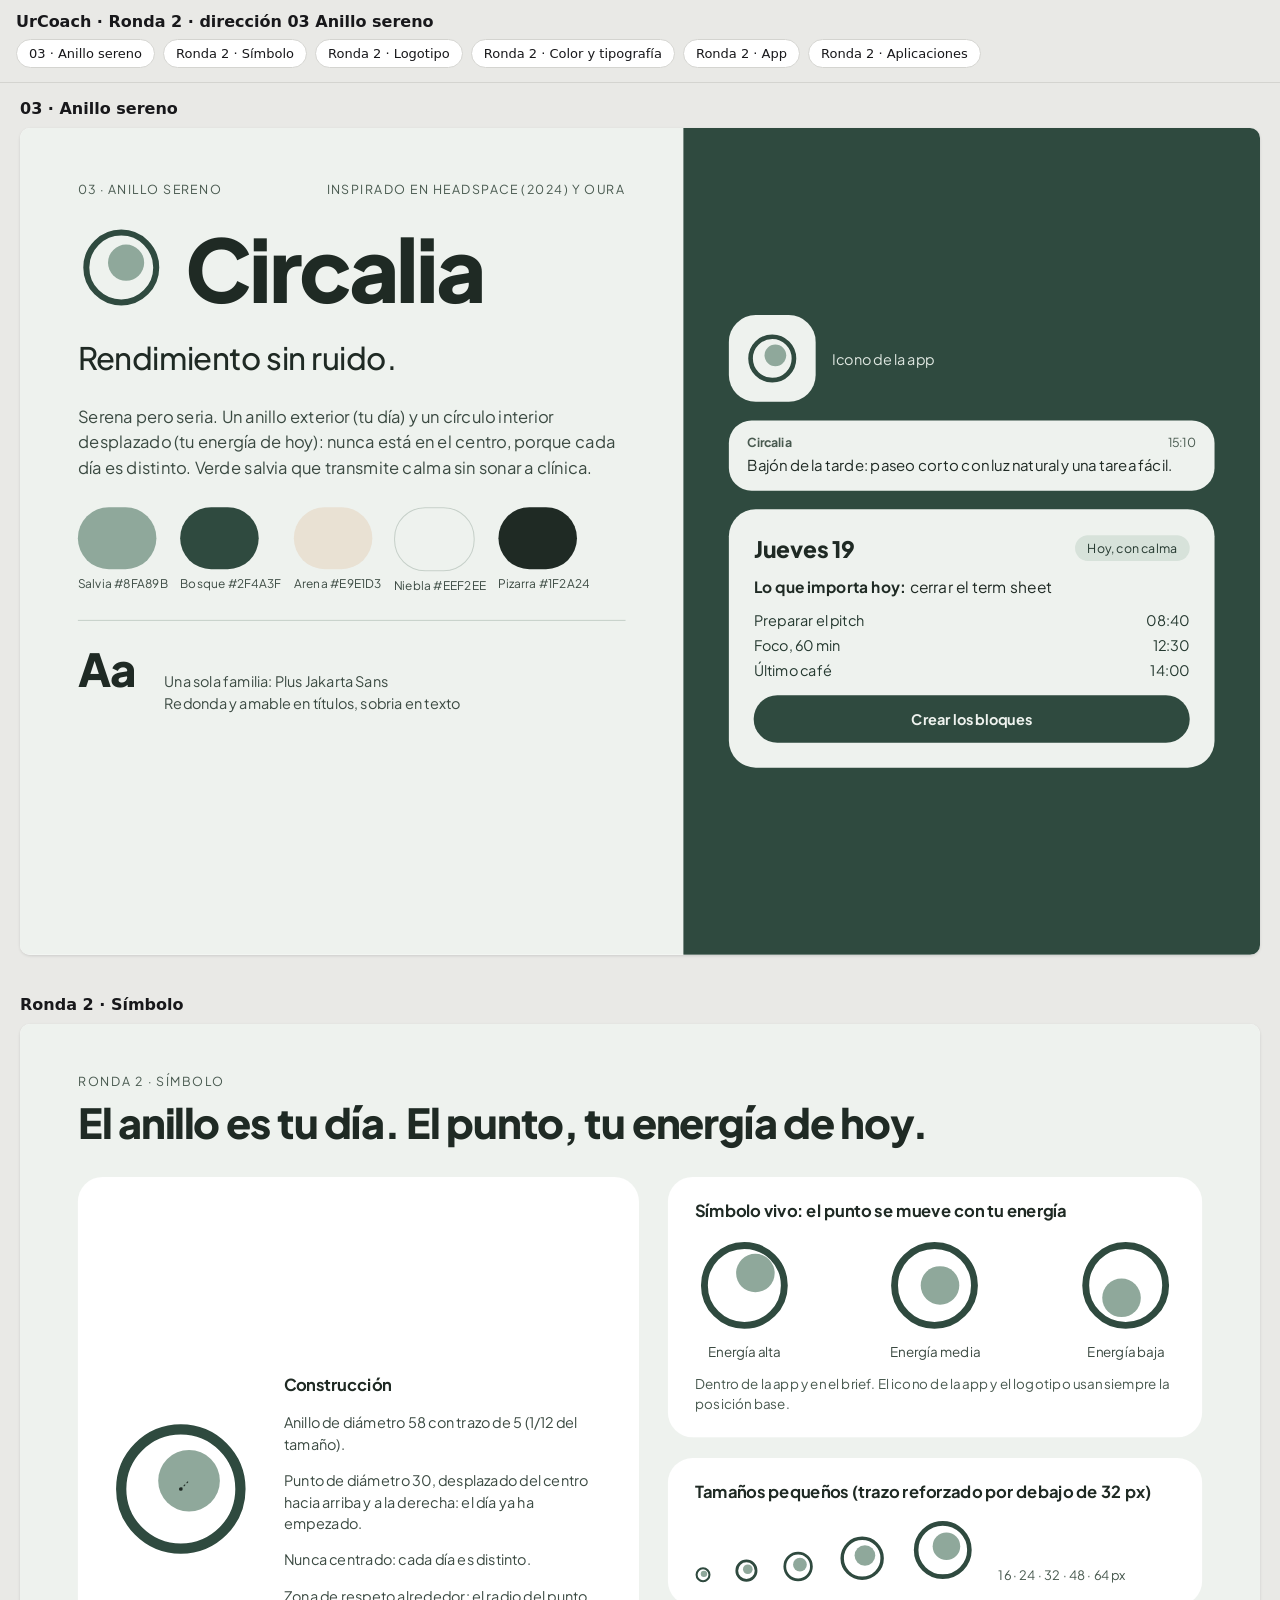
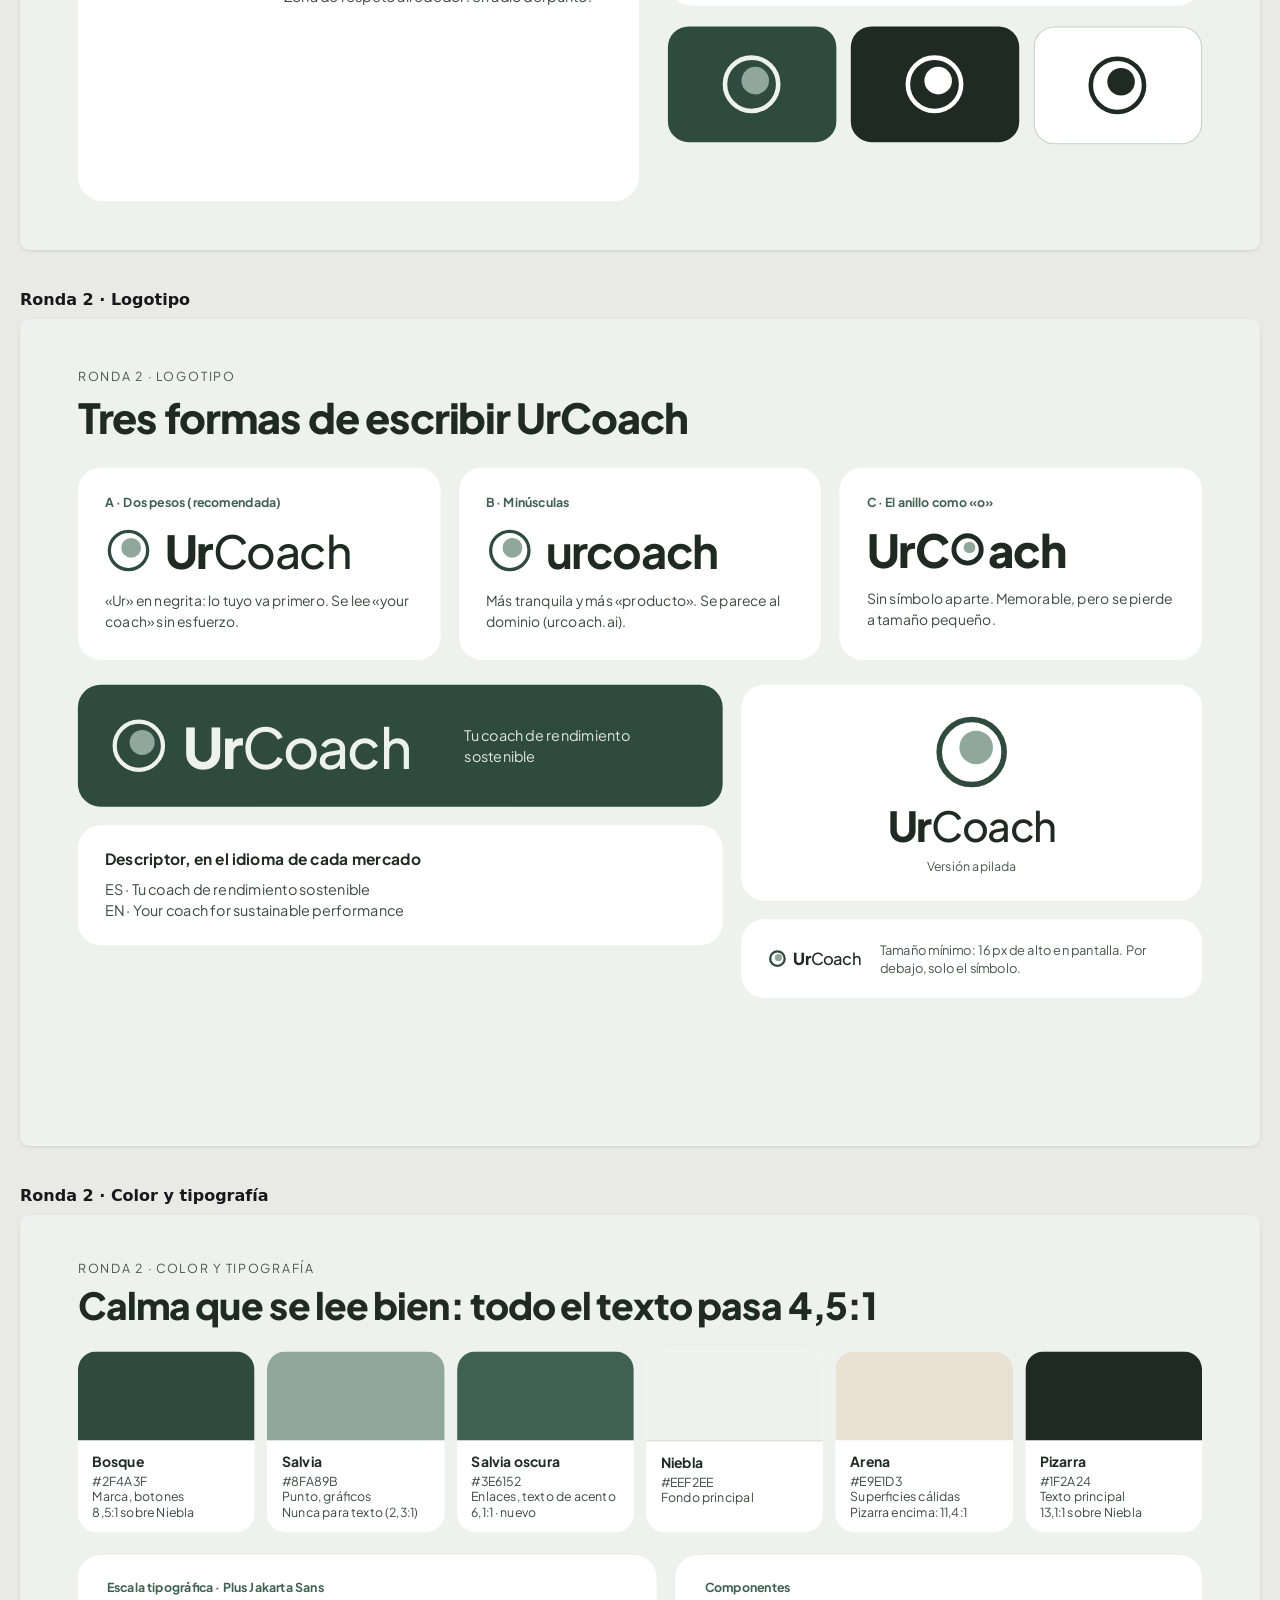
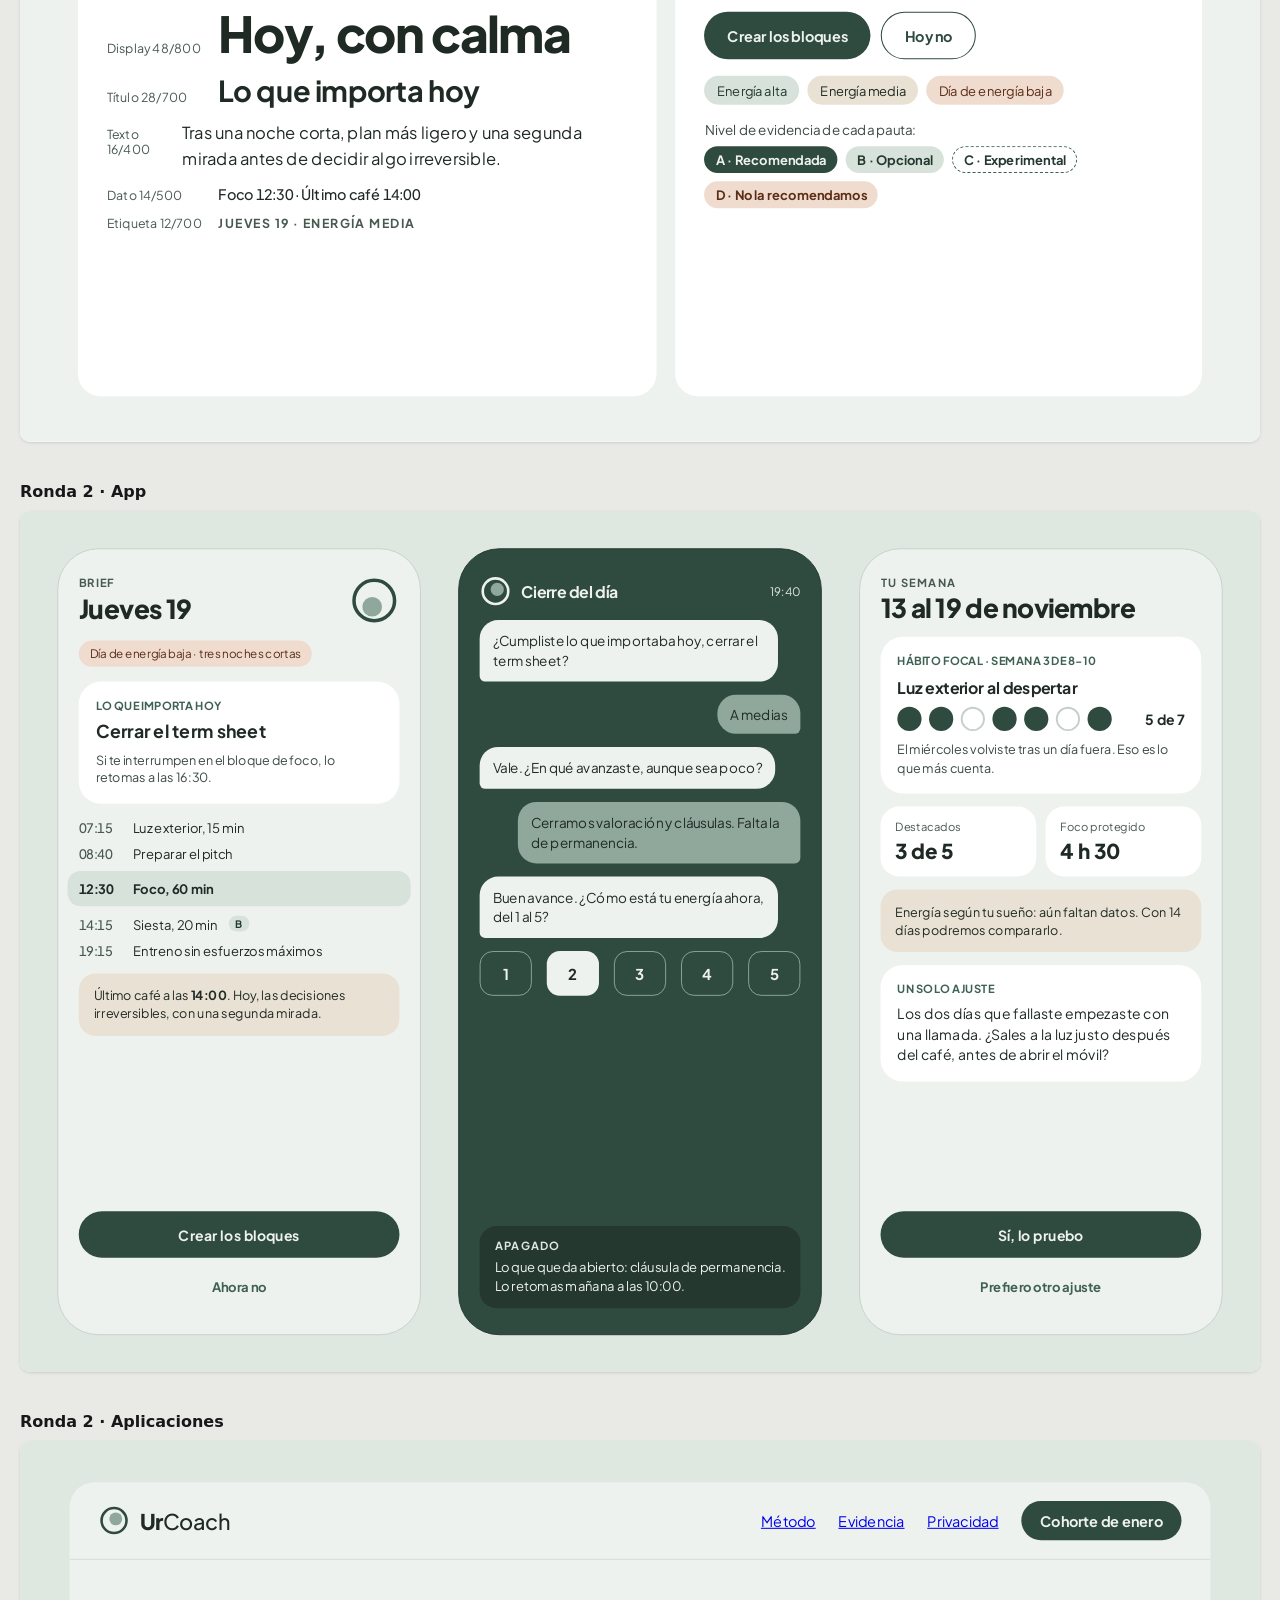
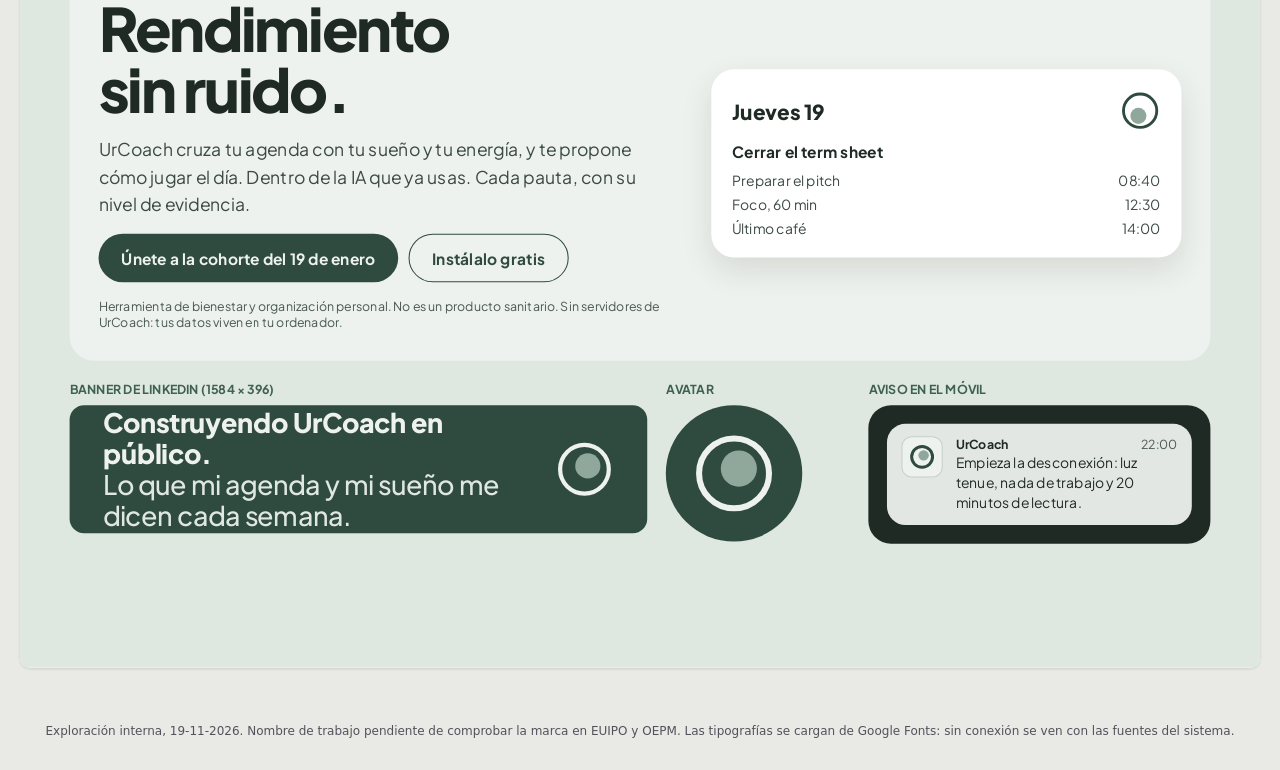
<file: marca/urcoach-marca-ronda2.html>
<!doctype html>
<html lang="es"><head><meta charset="utf-8">
<meta name="viewport" content="width=device-width, initial-scale=1">
<meta name="robots" content="noindex, nofollow">
<title>UrCoach · Ronda 2 · dirección 03 Anillo sereno</title>
<link rel="preconnect" href="https://fonts.googleapis.com">
<link rel="stylesheet" href="https://fonts.googleapis.com/css2?family=Plus+Jakarta+Sans:wght@400;500;700;800&amp;display=swap">
<style>
:root{color-scheme:light}
body{margin:0;background:#e9e9e6;color:#18181b;font-family:Inter,system-ui,-apple-system,sans-serif}
header{position:sticky;top:0;z-index:5;background:rgba(233,233,230,.95);backdrop-filter:blur(6px);padding:12px 16px;border-bottom:1px solid #d4d4d0}
header p{margin:0 0 8px;font-weight:600}
nav{display:flex;gap:8px;overflow-x:auto;padding-bottom:2px}
nav a{white-space:nowrap;font-size:13px;color:#18181b;text-decoration:none;background:#fff;border:1px solid #d4d4d0;border-radius:999px;padding:6px 12px}
main{max-width:1240px;margin:0 auto;padding:16px}
section{margin:0 0 40px;scroll-margin-top:96px}
h2{font-size:16px;margin:0 0 10px}
.frame{width:100%;overflow:hidden;border-radius:10px;box-shadow:0 1px 3px rgba(0,0,0,.12);background:#fff;position:relative}
.board{transform-origin:0 0;position:absolute;top:0;left:0}
footer{text-align:center;font-size:12px;color:#52525b;padding:0 16px 32px}
</style></head>
<body>
<header><p>UrCoach · Ronda 2 · dirección 03 Anillo sereno</p><nav><a href="#D03-Anillo">03 · Anillo sereno</a><a href="#R2-Simbolo">Ronda 2 · Símbolo</a><a href="#R2-Logotipo">Ronda 2 · Logotipo</a><a href="#R2-Sistema">Ronda 2 · Color y tipografía</a><a href="#R2-App">Ronda 2 · App</a><a href="#R2-Aplicaciones">Ronda 2 · Aplicaciones</a></nav></header>
<main>
<section id="D03-Anillo"><h2>03 · Anillo sereno</h2>
<div class="frame" style="aspect-ratio:1200/800" data-w="1200"><div class="board" style="width:1200px;height:800px">

<div style="width: 1200px; height: 800px; box-sizing: border-box; background: #eef2ee; color: #1f2a24; font-family: 'Plus Jakarta Sans', system-ui, sans-serif; display: grid; grid-template-columns: minmax(0, 1.15fr) minmax(0, 1fr)">
  <div style="padding: 52px 56px; display: flex; flex-direction: column; gap: 26px">
    <div style="display: flex; justify-content: space-between; font-size: 12px; letter-spacing: 0.1em; text-transform: uppercase; color: #48594f">
      <span>03 · Anillo sereno</span>
      <span>Inspirado en Headspace (2024) y Oura</span>
    </div>
    <div style="display: flex; align-items: center; gap: 20px">
      <svg width="84" height="84" viewBox="0 0 72 72" role="img" aria-label="Símbolo: dos anillos que respiran, uno dentro de otro">
        <circle cx="36" cy="36" r="29" fill="none" stroke="#2f4a3f" stroke-width="5"></circle>
        <circle cx="40" cy="32" r="15" fill="#8FA89B"></circle>
      </svg>
      <span style="font-size: 84px; font-weight: 800; letter-spacing: -0.035em; line-height: 1">Circalia</span>
    </div>
    <p style="margin: 0; font-size: 30px; font-weight: 500; letter-spacing: -0.01em">Rendimiento sin ruido.</p>
    <p style="margin: 0; font-size: 16px; line-height: 1.55; color: #3b4a42; max-width: 520px">Serena pero seria. Un anillo exterior (tu día) y un círculo interior desplazado (tu energía de hoy): nunca está en el centro, porque cada día es distinto. Verde salvia que transmite calma sin sonar a clínica.</p>
    <div style="display: flex; gap: 12px">
      <div style="display: flex; flex-direction: column; gap: 6px; font-size: 11.5px; color: #3b4a42"><div style="width: 76px; height: 60px; border-radius: 30px; background: #8fa89b"></div>Salvia #8FA89B</div>
      <div style="display: flex; flex-direction: column; gap: 6px; font-size: 11.5px; color: #3b4a42"><div style="width: 76px; height: 60px; border-radius: 30px; background: #2f4a3f"></div>Bosque #2F4A3F</div>
      <div style="display: flex; flex-direction: column; gap: 6px; font-size: 11.5px; color: #3b4a42"><div style="width: 76px; height: 60px; border-radius: 30px; background: #e9e1d3"></div>Arena #E9E1D3</div>
      <div style="display: flex; flex-direction: column; gap: 6px; font-size: 11.5px; color: #3b4a42"><div style="width: 76px; height: 60px; border-radius: 30px; background: #eef2ee; border: 1px solid #c6d0c9"></div>Niebla #EEF2EE</div>
      <div style="display: flex; flex-direction: column; gap: 6px; font-size: 11.5px; color: #3b4a42"><div style="width: 76px; height: 60px; border-radius: 30px; background: #1f2a24"></div>Pizarra #1F2A24</div>
    </div>
    <div style="display: flex; gap: 28px; align-items: baseline; border-top: 1px solid #c6d0c9; padding-top: 18px">
      <span style="font-size: 44px; font-weight: 800; letter-spacing: -0.03em">Aa</span>
      <span style="font-size: 14px; line-height: 1.5; color: #3b4a42">Una sola familia: Plus Jakarta Sans<br>Redonda y amable en títulos, sobria en texto</span>
    </div>
  </div>
  <div style="background: #2f4a3f; padding: 48px 44px; display: flex; flex-direction: column; gap: 18px; justify-content: center">
    <div style="display: flex; align-items: center; gap: 16px">
      <div style="width: 84px; height: 84px; border-radius: 26px; background: #eef2ee; display: flex; align-items: center; justify-content: center">
        <svg width="54" height="54" viewBox="0 0 72 72" aria-hidden="true"><circle cx="36" cy="36" r="28" fill="none" stroke="#2f4a3f" stroke-width="6"></circle><circle cx="40" cy="32" r="14" fill="#8FA89B"></circle></svg>
      </div>
      <span style="color: #dfe7e1; font-size: 14px">Icono de la app</span>
    </div>
    <div style="background: #eef2ee; border-radius: 22px; padding: 14px 18px; display: flex; flex-direction: column; gap: 4px">
      <div style="display: flex; justify-content: space-between; font-size: 12px; color: #48594f"><span style="font-weight: 700">Circalia</span><span>15:10</span></div>
      <p style="margin: 0; font-size: 14.5px; line-height: 1.4">Bajón de la tarde: paseo corto con luz natural y una tarea fácil.</p>
    </div>
    <div style="background: #eef2ee; border-radius: 26px; padding: 24px; display: flex; flex-direction: column; gap: 12px">
      <div style="display: flex; justify-content: space-between; align-items: center">
        <span style="font-size: 22px; font-weight: 800">Jueves 19</span>
        <span style="font-size: 12px; background: #d7e2da; color: #24382f; padding: 5px 12px; border-radius: 999px">Hoy, con calma</span>
      </div>
      <p style="margin: 0; font-size: 15px; line-height: 1.45"><strong>Lo que importa hoy:</strong> cerrar el term sheet</p>
      <div style="display: flex; flex-direction: column; gap: 6px; font-size: 14px; color: #24382f">
        <div style="display: flex; justify-content: space-between"><span>Preparar el pitch</span><span>08:40</span></div>
        <div style="display: flex; justify-content: space-between"><span>Foco, 60 min</span><span>12:30</span></div>
        <div style="display: flex; justify-content: space-between"><span>Último café</span><span>14:00</span></div>
      </div>
      <button style="margin-top: 4px; height: 46px; border: 0; border-radius: 999px; background: #2f4a3f; color: #eef2ee; font-size: 14px; font-weight: 700; font-family: 'Plus Jakarta Sans', sans-serif">Crear los bloques</button>
    </div>
  </div>
</div>
</div></div></section><section id="R2-Simbolo"><h2>Ronda 2 · Símbolo</h2>
<div class="frame" style="aspect-ratio:1200/800" data-w="1200"><div class="board" style="width:1200px;height:800px">

<div style="width: 1200px; height: 800px; box-sizing: border-box; padding: 48px 56px; background: #eef2ee; color: #1f2a24; font-family: 'Plus Jakarta Sans', system-ui, sans-serif; display: flex; flex-direction: column; gap: 28px">
  <div style="display: flex; justify-content: space-between; align-items: flex-end; gap: 24px">
    <div style="display: flex; flex-direction: column; gap: 6px">
      <p style="margin: 0; font-size: 12px; letter-spacing: 0.12em; text-transform: uppercase; color: #48594f">Ronda 2 · Símbolo</p>
      <h1 style="margin: 0; font-size: 40px; font-weight: 800; letter-spacing: -0.02em">El anillo es tu día. El punto, tu energía de hoy.</h1>
    </div>
  </div>

  <div style="display: grid; grid-template-columns: minmax(0, 1.05fr) minmax(0, 1fr); gap: 28px; flex-grow: 1">
    <div style="background: #ffffff; border-radius: 24px; padding: 28px; display: flex; gap: 28px; align-items: center">
      <svg width="280" height="280" viewBox="0 0 72 72" role="img" aria-label="Construcción del símbolo: anillo exterior y punto interior desplazado">
        <circle cx="36" cy="36" r="29" fill="none" stroke="#2f4a3f" stroke-width="5"></circle>
        <circle cx="40" cy="32" r="15" fill="#8FA89B"></circle>
        <circle cx="36" cy="36" r="0.9" fill="#1f2a24"></circle>
        <path d="M36 36 L40 32" stroke="#1f2a24" stroke-width="0.5" stroke-dasharray="1 1"></path>
      </svg>
      <div style="display: flex; flex-direction: column; gap: 14px; font-size: 14px; line-height: 1.5; color: #3b4a42">
        <p style="margin: 0; font-weight: 700; color: #1f2a24; font-size: 16px">Construcción</p>
        <p style="margin: 0">Anillo de diámetro 58 con trazo de 5 (1/12 del tamaño).</p>
        <p style="margin: 0">Punto de diámetro 30, desplazado del centro hacia arriba y a la derecha: el día ya ha empezado.</p>
        <p style="margin: 0">Nunca centrado: cada día es distinto.</p>
        <p style="margin: 0">Zona de respeto alrededor: el radio del punto.</p>
      </div>
    </div>

    <div style="display: flex; flex-direction: column; gap: 20px">
      <div style="background: #ffffff; border-radius: 24px; padding: 22px 26px; display: flex; flex-direction: column; gap: 14px">
        <p style="margin: 0; font-weight: 700; font-size: 16px">Símbolo vivo: el punto se mueve con tu energía</p>
        <div style="display: flex; justify-content: space-between; gap: 12px">
          <div style="display: flex; flex-direction: column; align-items: center; gap: 8px; font-size: 13px; color: #3b4a42">
            <svg width="96" height="96" viewBox="0 0 72 72" role="img" aria-label="Energía alta"><circle cx="36" cy="36" r="29" fill="none" stroke="#2f4a3f" stroke-width="5"></circle><circle cx="44" cy="27" r="14" fill="#8FA89B"></circle></svg>
            Energía alta
          </div>
          <div style="display: flex; flex-direction: column; align-items: center; gap: 8px; font-size: 13px; color: #3b4a42">
            <svg width="96" height="96" viewBox="0 0 72 72" role="img" aria-label="Energía media"><circle cx="36" cy="36" r="29" fill="none" stroke="#2f4a3f" stroke-width="5"></circle><circle cx="40" cy="36" r="14" fill="#8FA89B"></circle></svg>
            Energía media
          </div>
          <div style="display: flex; flex-direction: column; align-items: center; gap: 8px; font-size: 13px; color: #3b4a42">
            <svg width="96" height="96" viewBox="0 0 72 72" role="img" aria-label="Energía baja"><circle cx="36" cy="36" r="29" fill="none" stroke="#2f4a3f" stroke-width="5"></circle><circle cx="33" cy="45" r="14" fill="#8FA89B"></circle></svg>
            Energía baja
          </div>
        </div>
        <p style="margin: 0; font-size: 13px; line-height: 1.5; color: #48594f">Dentro de la app y en el brief. El icono de la app y el logotipo usan siempre la posición base.</p>
      </div>

      <div style="background: #ffffff; border-radius: 24px; padding: 22px 26px; display: flex; flex-direction: column; gap: 14px">
        <p style="margin: 0; font-weight: 700; font-size: 16px">Tamaños pequeños (trazo reforzado por debajo de 32 px)</p>
        <div style="display: flex; align-items: flex-end; gap: 22px">
          <svg width="16" height="16" viewBox="0 0 72 72" role="img" aria-label="16 px"><circle cx="36" cy="36" r="28" fill="none" stroke="#2f4a3f" stroke-width="9"></circle><circle cx="40" cy="32" r="14" fill="#8FA89B"></circle></svg>
          <svg width="24" height="24" viewBox="0 0 72 72" role="img" aria-label="24 px"><circle cx="36" cy="36" r="28" fill="none" stroke="#2f4a3f" stroke-width="8"></circle><circle cx="40" cy="32" r="14" fill="#8FA89B"></circle></svg>
          <svg width="32" height="32" viewBox="0 0 72 72" role="img" aria-label="32 px"><circle cx="36" cy="36" r="29" fill="none" stroke="#2f4a3f" stroke-width="6"></circle><circle cx="40" cy="32" r="15" fill="#8FA89B"></circle></svg>
          <svg width="48" height="48" viewBox="0 0 72 72" role="img" aria-label="48 px"><circle cx="36" cy="36" r="29" fill="none" stroke="#2f4a3f" stroke-width="5"></circle><circle cx="40" cy="32" r="15" fill="#8FA89B"></circle></svg>
          <svg width="64" height="64" viewBox="0 0 72 72" role="img" aria-label="64 px"><circle cx="36" cy="36" r="29" fill="none" stroke="#2f4a3f" stroke-width="5"></circle><circle cx="40" cy="32" r="15" fill="#8FA89B"></circle></svg>
          <span style="font-size: 12.5px; color: #48594f">16 · 24 · 32 · 48 · 64 px</span>
        </div>
      </div>

      <div style="display: grid; grid-template-columns: repeat(3, minmax(0, 1fr)); gap: 14px">
        <div style="background: #2f4a3f; border-radius: 20px; height: 112px; display: flex; align-items: center; justify-content: center">
          <svg width="64" height="64" viewBox="0 0 72 72" role="img" aria-label="Versión sobre verde bosque"><circle cx="36" cy="36" r="29" fill="none" stroke="#eef2ee" stroke-width="5"></circle><circle cx="40" cy="32" r="15" fill="#8FA89B"></circle></svg>
        </div>
        <div style="background: #1f2a24; border-radius: 20px; height: 112px; display: flex; align-items: center; justify-content: center">
          <svg width="64" height="64" viewBox="0 0 72 72" role="img" aria-label="Versión en blanco"><circle cx="36" cy="36" r="29" fill="none" stroke="#ffffff" stroke-width="5"></circle><circle cx="40" cy="32" r="15" fill="#ffffff"></circle></svg>
        </div>
        <div style="background: #ffffff; border: 1px solid #c6d0c9; border-radius: 20px; height: 112px; display: flex; align-items: center; justify-content: center">
          <svg width="64" height="64" viewBox="0 0 72 72" role="img" aria-label="Versión en negro"><circle cx="36" cy="36" r="29" fill="none" stroke="#1f2a24" stroke-width="5"></circle><circle cx="40" cy="32" r="15" fill="#1f2a24"></circle></svg>
        </div>
      </div>
    </div>
  </div>
</div>
</div></div></section><section id="R2-Logotipo"><h2>Ronda 2 · Logotipo</h2>
<div class="frame" style="aspect-ratio:1200/800" data-w="1200"><div class="board" style="width:1200px;height:800px">

<div style="width: 1200px; height: 800px; box-sizing: border-box; padding: 48px 56px; background: #eef2ee; color: #1f2a24; font-family: 'Plus Jakarta Sans', system-ui, sans-serif; display: flex; flex-direction: column; gap: 24px">
  <div style="display: flex; flex-direction: column; gap: 6px">
    <p style="margin: 0; font-size: 12px; letter-spacing: 0.12em; text-transform: uppercase; color: #48594f">Ronda 2 · Logotipo</p>
    <h1 style="margin: 0; font-size: 40px; font-weight: 800; letter-spacing: -0.02em">Tres formas de escribir UrCoach</h1>
  </div>

  <div style="display: grid; grid-template-columns: repeat(3, minmax(0, 1fr)); gap: 18px">
    <div style="background: #ffffff; border-radius: 22px; padding: 26px; display: flex; flex-direction: column; gap: 16px">
      <span style="font-size: 12px; font-weight: 700; color: #3e6152">A · Dos pesos (recomendada)</span>
      <div style="display: flex; align-items: center; gap: 12px">
        <svg width="46" height="46" viewBox="0 0 72 72" aria-hidden="true"><circle cx="36" cy="36" r="29" fill="none" stroke="#2f4a3f" stroke-width="5"></circle><circle cx="40" cy="32" r="15" fill="#8FA89B"></circle></svg>
        <span style="font-size: 44px; letter-spacing: -0.03em; line-height: 1"><span style="font-weight: 800">Ur</span><span style="font-weight: 500">Coach</span></span>
      </div>
      <p style="margin: 0; font-size: 13.5px; line-height: 1.5; color: #3b4a42">«Ur» en negrita: lo tuyo va primero. Se lee «your coach» sin esfuerzo.</p>
    </div>
    <div style="background: #ffffff; border-radius: 22px; padding: 26px; display: flex; flex-direction: column; gap: 16px">
      <span style="font-size: 12px; font-weight: 700; color: #3e6152">B · Minúsculas</span>
      <div style="display: flex; align-items: center; gap: 12px">
        <svg width="46" height="46" viewBox="0 0 72 72" aria-hidden="true"><circle cx="36" cy="36" r="29" fill="none" stroke="#2f4a3f" stroke-width="5"></circle><circle cx="40" cy="32" r="15" fill="#8FA89B"></circle></svg>
        <span style="font-size: 44px; font-weight: 700; letter-spacing: -0.035em; line-height: 1">urcoach</span>
      </div>
      <p style="margin: 0; font-size: 13.5px; line-height: 1.5; color: #3b4a42">Más tranquila y más «producto». Se parece al dominio (urcoach.ai).</p>
    </div>
    <div style="background: #ffffff; border-radius: 22px; padding: 26px; display: flex; flex-direction: column; gap: 16px">
      <span style="font-size: 12px; font-weight: 700; color: #3e6152">C · El anillo como «o»</span>
      <div style="display: flex; align-items: center; gap: 2px">
        <span style="font-size: 44px; font-weight: 800; letter-spacing: -0.03em; line-height: 1">UrC</span>
        <svg width="34" height="34" viewBox="0 0 72 72" role="img" aria-label="o"><circle cx="36" cy="36" r="28" fill="none" stroke="#1f2a24" stroke-width="10"></circle><circle cx="40" cy="32" r="12" fill="#8FA89B"></circle></svg>
        <span style="font-size: 44px; font-weight: 800; letter-spacing: -0.03em; line-height: 1">ach</span>
      </div>
      <p style="margin: 0; font-size: 13.5px; line-height: 1.5; color: #3b4a42">Sin símbolo aparte. Memorable, pero se pierde a tamaño pequeño.</p>
    </div>
  </div>

  <div style="display: grid; grid-template-columns: minmax(0, 1.4fr) minmax(0, 1fr); gap: 18px; flex-grow: 1">
    <div style="display: flex; flex-direction: column; gap: 18px">
      <div style="background: #2f4a3f; color: #eef2ee; border-radius: 22px; padding: 30px; display: flex; align-items: center; justify-content: space-between; gap: 18px">
        <div style="display: flex; align-items: center; gap: 14px">
          <svg width="58" height="58" viewBox="0 0 72 72" aria-hidden="true"><circle cx="36" cy="36" r="29" fill="none" stroke="#eef2ee" stroke-width="5"></circle><circle cx="40" cy="32" r="15" fill="#8FA89B"></circle></svg>
          <span style="font-size: 54px; letter-spacing: -0.03em; line-height: 1"><span style="font-weight: 800">Ur</span><span style="font-weight: 500">Coach</span></span>
        </div>
        <span style="font-size: 14px; line-height: 1.45; color: #dfe7e1; max-width: 220px">Tu coach de rendimiento sostenible</span>
      </div>
      <div style="background: #ffffff; border-radius: 22px; padding: 22px 26px; display: flex; flex-direction: column; gap: 10px">
        <p style="margin: 0; font-weight: 700; font-size: 15px">Descriptor, en el idioma de cada mercado</p>
        <p style="margin: 0; font-size: 14px; line-height: 1.55; color: #3b4a42">ES · Tu coach de rendimiento sostenible<br>EN · Your coach for sustainable performance</p>
      </div>
    </div>
    <div style="display: flex; flex-direction: column; gap: 18px">
      <div style="background: #ffffff; border-radius: 22px; padding: 26px; display: flex; flex-direction: column; align-items: center; gap: 12px">
        <svg width="78" height="78" viewBox="0 0 72 72" aria-hidden="true"><circle cx="36" cy="36" r="29" fill="none" stroke="#2f4a3f" stroke-width="5"></circle><circle cx="40" cy="32" r="15" fill="#8FA89B"></circle></svg>
        <span style="font-size: 40px; letter-spacing: -0.03em; line-height: 1"><span style="font-weight: 800">Ur</span><span style="font-weight: 500">Coach</span></span>
        <span style="font-size: 12px; color: #48594f">Versión apilada</span>
      </div>
      <div style="background: #ffffff; border-radius: 22px; padding: 20px 26px; display: flex; align-items: center; gap: 18px">
        <div style="display: flex; align-items: center; gap: 6px">
          <svg width="18" height="18" viewBox="0 0 72 72" aria-hidden="true"><circle cx="36" cy="36" r="28" fill="none" stroke="#2f4a3f" stroke-width="9"></circle><circle cx="40" cy="32" r="14" fill="#8FA89B"></circle></svg>
          <span style="font-size: 16px; letter-spacing: -0.02em"><span style="font-weight: 800">Ur</span><span style="font-weight: 500">Coach</span></span>
        </div>
        <span style="font-size: 12.5px; line-height: 1.45; color: #48594f">Tamaño mínimo: 16 px de alto en pantalla. Por debajo, solo el símbolo.</span>
      </div>
    </div>
  </div>
</div>
</div></div></section><section id="R2-Sistema"><h2>Ronda 2 · Color y tipografía</h2>
<div class="frame" style="aspect-ratio:1200/800" data-w="1200"><div class="board" style="width:1200px;height:800px">

<div style="width: 1200px; height: 800px; box-sizing: border-box; padding: 44px 56px; background: #eef2ee; color: #1f2a24; font-family: 'Plus Jakarta Sans', system-ui, sans-serif; display: flex; flex-direction: column; gap: 22px">
  <div style="display: flex; flex-direction: column; gap: 6px">
    <p style="margin: 0; font-size: 12px; letter-spacing: 0.12em; text-transform: uppercase; color: #48594f">Ronda 2 · Color y tipografía</p>
    <h1 style="margin: 0; font-size: 36px; font-weight: 800; letter-spacing: -0.02em">Calma que se lee bien: todo el texto pasa 4,5:1</h1>
  </div>

  <div style="display: grid; grid-template-columns: repeat(6, minmax(0, 1fr)); gap: 12px">
    <div style="background: #ffffff; border-radius: 18px; overflow: hidden; display: flex; flex-direction: column">
      <div style="height: 86px; background: #2f4a3f"></div>
      <div style="padding: 12px 14px; display: flex; flex-direction: column; gap: 3px; font-size: 12px; color: #3b4a42"><strong style="color: #1f2a24; font-size: 13.5px">Bosque</strong>#2F4A3F<br>Marca, botones<br>8,5:1 sobre Niebla</div>
    </div>
    <div style="background: #ffffff; border-radius: 18px; overflow: hidden; display: flex; flex-direction: column">
      <div style="height: 86px; background: #8fa89b"></div>
      <div style="padding: 12px 14px; display: flex; flex-direction: column; gap: 3px; font-size: 12px; color: #3b4a42"><strong style="color: #1f2a24; font-size: 13.5px">Salvia</strong>#8FA89B<br>Punto, gráficos<br>Nunca para texto (2,3:1)</div>
    </div>
    <div style="background: #ffffff; border-radius: 18px; overflow: hidden; display: flex; flex-direction: column">
      <div style="height: 86px; background: #3e6152"></div>
      <div style="padding: 12px 14px; display: flex; flex-direction: column; gap: 3px; font-size: 12px; color: #3b4a42"><strong style="color: #1f2a24; font-size: 13.5px">Salvia oscura</strong>#3E6152<br>Enlaces, texto de acento<br>6,1:1 · nuevo</div>
    </div>
    <div style="background: #ffffff; border-radius: 18px; overflow: hidden; display: flex; flex-direction: column">
      <div style="height: 86px; background: #eef2ee; border-bottom: 1px solid #d5ddd7"></div>
      <div style="padding: 12px 14px; display: flex; flex-direction: column; gap: 3px; font-size: 12px; color: #3b4a42"><strong style="color: #1f2a24; font-size: 13.5px">Niebla</strong>#EEF2EE<br>Fondo principal</div>
    </div>
    <div style="background: #ffffff; border-radius: 18px; overflow: hidden; display: flex; flex-direction: column">
      <div style="height: 86px; background: #e9e1d3"></div>
      <div style="padding: 12px 14px; display: flex; flex-direction: column; gap: 3px; font-size: 12px; color: #3b4a42"><strong style="color: #1f2a24; font-size: 13.5px">Arena</strong>#E9E1D3<br>Superficies cálidas<br>Pizarra encima: 11,4:1</div>
    </div>
    <div style="background: #ffffff; border-radius: 18px; overflow: hidden; display: flex; flex-direction: column">
      <div style="height: 86px; background: #1f2a24"></div>
      <div style="padding: 12px 14px; display: flex; flex-direction: column; gap: 3px; font-size: 12px; color: #3b4a42"><strong style="color: #1f2a24; font-size: 13.5px">Pizarra</strong>#1F2A24<br>Texto principal<br>13,1:1 sobre Niebla</div>
    </div>
  </div>

  <div style="display: grid; grid-template-columns: minmax(0, 1.1fr) minmax(0, 1fr); gap: 18px; flex-grow: 1">
    <div style="background: #ffffff; border-radius: 22px; padding: 24px 28px; display: flex; flex-direction: column; gap: 12px">
      <p style="margin: 0; font-size: 12px; font-weight: 700; color: #3e6152">Escala tipográfica · Plus Jakarta Sans</p>
      <div style="display: flex; align-items: baseline; gap: 16px"><span style="width: 92px; font-size: 12px; color: #48594f">Display 48/800</span><span style="font-size: 48px; font-weight: 800; letter-spacing: -0.03em; line-height: 1.05">Hoy, con calma</span></div>
      <div style="display: flex; align-items: baseline; gap: 16px"><span style="width: 92px; font-size: 12px; color: #48594f">Título 28/700</span><span style="font-size: 28px; font-weight: 700; letter-spacing: -0.015em">Lo que importa hoy</span></div>
      <div style="display: flex; align-items: baseline; gap: 16px"><span style="width: 92px; font-size: 12px; color: #48594f">Texto 16/400</span><span style="font-size: 16px; line-height: 1.55">Tras una noche corta, plan más ligero y una segunda mirada antes de decidir algo irreversible.</span></div>
      <div style="display: flex; align-items: baseline; gap: 16px"><span style="width: 92px; font-size: 12px; color: #48594f">Dato 14/500</span><span style="font-size: 14px; font-weight: 500; font-variant-numeric: tabular-nums">Foco 12:30 · Último café 14:00</span></div>
      <div style="display: flex; align-items: baseline; gap: 16px"><span style="width: 92px; font-size: 12px; color: #48594f">Etiqueta 12/700</span><span style="font-size: 12px; font-weight: 700; letter-spacing: 0.1em; text-transform: uppercase; color: #48594f">Jueves 19 · energía media</span></div>
    </div>
    <div style="background: #ffffff; border-radius: 22px; padding: 24px 28px; display: flex; flex-direction: column; gap: 16px">
      <p style="margin: 0; font-size: 12px; font-weight: 700; color: #3e6152">Componentes</p>
      <div style="display: flex; gap: 10px; flex-wrap: wrap">
        <button style="height: 46px; padding: 0 22px; border: 0; border-radius: 999px; background: #2f4a3f; color: #eef2ee; font-size: 14px; font-weight: 700; font-family: 'Plus Jakarta Sans', sans-serif">Crear los bloques</button>
        <button style="height: 46px; padding: 0 22px; border: 1.5px solid #2f4a3f; border-radius: 999px; background: transparent; color: #2f4a3f; font-size: 14px; font-weight: 700; font-family: 'Plus Jakarta Sans', sans-serif">Hoy no</button>
      </div>
      <div style="display: flex; gap: 8px; flex-wrap: wrap">
        <span style="font-size: 12.5px; background: #d7e2da; color: #24382f; padding: 6px 12px; border-radius: 999px">Energía alta</span>
        <span style="font-size: 12.5px; background: #e9e1d3; color: #1f2a24; padding: 6px 12px; border-radius: 999px">Energía media</span>
        <span style="font-size: 12.5px; background: #f0dccf; color: #5a2e17; padding: 6px 12px; border-radius: 999px">Día de energía baja</span>
      </div>
      <div style="display: flex; flex-direction: column; gap: 8px">
        <span style="font-size: 13px; color: #3b4a42">Nivel de evidencia de cada pauta:</span>
        <div style="display: flex; gap: 8px; flex-wrap: wrap">
          <span style="font-size: 12.5px; font-weight: 700; background: #2f4a3f; color: #eef2ee; padding: 5px 11px; border-radius: 999px">A · Recomendada</span>
          <span style="font-size: 12.5px; font-weight: 700; background: #d7e2da; color: #24382f; padding: 5px 11px; border-radius: 999px">B · Opcional</span>
          <span style="font-size: 12.5px; font-weight: 700; border: 1.5px dashed #3e6152; color: #24382f; padding: 4px 10px; border-radius: 999px">C · Experimental</span>
          <span style="font-size: 12.5px; font-weight: 700; background: #f0dccf; color: #5a2e17; padding: 5px 11px; border-radius: 999px">D · No la recomendamos</span>
        </div>
      </div>
    </div>
  </div>
</div>
</div></div></section><section id="R2-App"><h2>Ronda 2 · App</h2>
<div class="frame" style="aspect-ratio:1330/924" data-w="1330"><div class="board" style="width:1330px;height:924px">

<div style="width: 1330px; height: 924px; box-sizing: border-box; padding: 40px; background: #dfe7e1; font-family: 'Plus Jakarta Sans', system-ui, sans-serif; color: #1f2a24; display: flex; gap: 40px">

  <div style="width: 390px; height: 844px; box-sizing: border-box; border-radius: 44px; background: #eef2ee; border: 1px solid #c6d0c9; padding: 28px 22px; display: flex; flex-direction: column; gap: 16px; overflow: hidden">
    <div style="display: flex; justify-content: space-between; align-items: center">
      <div style="display: flex; flex-direction: column; gap: 2px">
        <span style="font-size: 12px; font-weight: 700; letter-spacing: 0.1em; text-transform: uppercase; color: #48594f">Brief</span>
        <span style="font-size: 28px; font-weight: 800; letter-spacing: -0.02em">Jueves 19</span>
      </div>
      <svg width="54" height="54" viewBox="0 0 72 72" role="img" aria-label="Energía baja"><circle cx="36" cy="36" r="29" fill="none" stroke="#2f4a3f" stroke-width="5"></circle><circle cx="33" cy="45" r="14" fill="#8fa89b"></circle></svg>
    </div>
    <span style="align-self: flex-start; font-size: 12.5px; background: #f0dccf; color: #5a2e17; padding: 6px 12px; border-radius: 999px">Día de energía baja · tres noches cortas</span>
    <div style="background: #ffffff; border-radius: 24px; padding: 18px; display: flex; flex-direction: column; gap: 8px">
      <span style="font-size: 12px; font-weight: 700; color: #3e6152">LO QUE IMPORTA HOY</span>
      <span style="font-size: 19px; font-weight: 700; line-height: 1.3">Cerrar el term sheet</span>
      <span style="font-size: 13.5px; line-height: 1.45; color: #3b4a42">Si te interrumpen en el bloque de foco, lo retomas a las 16:30.</span>
    </div>
    <div style="display: flex; flex-direction: column; gap: 10px; font-size: 14px">
      <div style="display: flex; gap: 12px; align-items: center"><span style="width: 46px; font-weight: 500; font-variant-numeric: tabular-nums; color: #48594f">07:15</span><span>Luz exterior, 15 min</span></div>
      <div style="display: flex; gap: 12px; align-items: center"><span style="width: 46px; font-weight: 500; font-variant-numeric: tabular-nums; color: #48594f">08:40</span><span>Preparar el pitch</span></div>
      <div style="display: flex; gap: 12px; align-items: center; background: #d7e2da; border-radius: 14px; padding: 10px 12px; margin: 0 -12px"><span style="width: 46px; font-weight: 700; font-variant-numeric: tabular-nums">12:30</span><span style="font-weight: 700">Foco, 60 min</span></div>
      <div style="display: flex; gap: 12px; align-items: center"><span style="width: 46px; font-weight: 500; font-variant-numeric: tabular-nums; color: #48594f">14:15</span><span>Siesta, 20 min</span><span style="font-size: 11px; font-weight: 700; background: #d7e2da; color: #24382f; padding: 2px 7px; border-radius: 999px">B</span></div>
      <div style="display: flex; gap: 12px; align-items: center"><span style="width: 46px; font-weight: 500; font-variant-numeric: tabular-nums; color: #48594f">19:15</span><span>Entreno sin esfuerzos máximos</span></div>
    </div>
    <div style="background: #e9e1d3; border-radius: 18px; padding: 14px 16px; font-size: 13.5px; line-height: 1.45">Último café a las <strong>14:00</strong>. Hoy, las decisiones irreversibles, con una segunda mirada.</div>
    <div style="margin-top: auto; display: flex; flex-direction: column; gap: 8px">
      <button style="height: 50px; border: 0; border-radius: 999px; background: #2f4a3f; color: #eef2ee; font-size: 15px; font-weight: 700; font-family: 'Plus Jakarta Sans', sans-serif">Crear los bloques</button>
      <button style="height: 46px; border: 0; background: transparent; color: #3e6152; font-size: 14px; font-weight: 700; font-family: 'Plus Jakarta Sans', sans-serif">Ahora no</button>
    </div>
  </div>

  <div style="width: 390px; height: 844px; box-sizing: border-box; border-radius: 44px; background: #2f4a3f; border: 1px solid #24382f; padding: 28px 22px; display: flex; flex-direction: column; gap: 14px; overflow: hidden; color: #eef2ee">
    <div style="display: flex; align-items: center; gap: 10px">
      <svg width="34" height="34" viewBox="0 0 72 72" aria-hidden="true"><circle cx="36" cy="36" r="29" fill="none" stroke="#eef2ee" stroke-width="6"></circle><circle cx="40" cy="32" r="15" fill="#8fa89b"></circle></svg>
      <span style="font-size: 17px; font-weight: 700">Cierre del día</span>
      <span style="margin-left: auto; font-size: 12.5px; color: #dfe7e1">19:40</span>
    </div>
    <div style="align-self: flex-start; max-width: 85%; background: #eef2ee; color: #1f2a24; border-radius: 20px 20px 20px 6px; padding: 12px 14px; font-size: 14.5px; line-height: 1.45">¿Cumpliste lo que importaba hoy, cerrar el term sheet?</div>
    <div style="align-self: flex-end; max-width: 70%; background: #8fa89b; color: #1f2a24; border-radius: 20px 20px 6px 20px; padding: 12px 14px; font-size: 14.5px">A medias</div>
    <div style="align-self: flex-start; max-width: 85%; background: #eef2ee; color: #1f2a24; border-radius: 20px 20px 20px 6px; padding: 12px 14px; font-size: 14.5px; line-height: 1.45">Vale. ¿En qué avanzaste, aunque sea poco?</div>
    <div style="align-self: flex-end; max-width: 80%; background: #8fa89b; color: #1f2a24; border-radius: 20px 20px 6px 20px; padding: 12px 14px; font-size: 14.5px; line-height: 1.45">Cerramos valoración y cláusulas. Falta la de permanencia.</div>
    <div style="align-self: flex-start; max-width: 85%; background: #eef2ee; color: #1f2a24; border-radius: 20px 20px 20px 6px; padding: 12px 14px; font-size: 14.5px; line-height: 1.45">Buen avance. ¿Cómo está tu energía ahora, del 1 al 5?</div>
    <div style="display: flex; gap: 8px; justify-content: space-between">
      <button style="width: 56px; height: 48px; border: 1.5px solid #8fa89b; border-radius: 14px; background: transparent; color: #eef2ee; font-size: 16px; font-weight: 700; font-family: 'Plus Jakarta Sans', sans-serif">1</button>
      <button style="width: 56px; height: 48px; border: 0; border-radius: 14px; background: #eef2ee; color: #1f2a24; font-size: 16px; font-weight: 700; font-family: 'Plus Jakarta Sans', sans-serif">2</button>
      <button style="width: 56px; height: 48px; border: 1.5px solid #8fa89b; border-radius: 14px; background: transparent; color: #eef2ee; font-size: 16px; font-weight: 700; font-family: 'Plus Jakarta Sans', sans-serif">3</button>
      <button style="width: 56px; height: 48px; border: 1.5px solid #8fa89b; border-radius: 14px; background: transparent; color: #eef2ee; font-size: 16px; font-weight: 700; font-family: 'Plus Jakarta Sans', sans-serif">4</button>
      <button style="width: 56px; height: 48px; border: 1.5px solid #8fa89b; border-radius: 14px; background: transparent; color: #eef2ee; font-size: 16px; font-weight: 700; font-family: 'Plus Jakarta Sans', sans-serif">5</button>
    </div>
    <div style="margin-top: auto; background: #24382f; border-radius: 18px; padding: 14px 16px; display: flex; flex-direction: column; gap: 4px">
      <span style="font-size: 12px; font-weight: 700; letter-spacing: 0.08em; color: #dfe7e1">APAGADO</span>
      <span style="font-size: 14px; line-height: 1.45">Lo que queda abierto: cláusula de permanencia. Lo retomas mañana a las 10:00.</span>
    </div>
  </div>

  <div style="width: 390px; height: 844px; box-sizing: border-box; border-radius: 44px; background: #eef2ee; border: 1px solid #c6d0c9; padding: 28px 22px; display: flex; flex-direction: column; gap: 14px; overflow: hidden">
    <div style="display: flex; flex-direction: column; gap: 2px">
      <span style="font-size: 12px; font-weight: 700; letter-spacing: 0.1em; text-transform: uppercase; color: #48594f">Tu semana</span>
      <span style="font-size: 28px; font-weight: 800; letter-spacing: -0.02em">13 al 19 de noviembre</span>
    </div>
    <div style="background: #ffffff; border-radius: 24px; padding: 18px; display: flex; flex-direction: column; gap: 10px">
      <span style="font-size: 12px; font-weight: 700; color: #3e6152">HÁBITO FOCAL · SEMANA 3 DE 8-10</span>
      <span style="font-size: 17px; font-weight: 700">Luz exterior al despertar</span>
      <div style="display: flex; gap: 8px; align-items: center">
        <span style="width: 26px; height: 26px; border-radius: 50%; background: #2f4a3f"></span>
        <span style="width: 26px; height: 26px; border-radius: 50%; background: #2f4a3f"></span>
        <span style="width: 26px; height: 26px; border-radius: 50%; border: 2px solid #c6d0c9; box-sizing: border-box"></span>
        <span style="width: 26px; height: 26px; border-radius: 50%; background: #2f4a3f"></span>
        <span style="width: 26px; height: 26px; border-radius: 50%; background: #2f4a3f"></span>
        <span style="width: 26px; height: 26px; border-radius: 50%; border: 2px solid #c6d0c9; box-sizing: border-box"></span>
        <span style="width: 26px; height: 26px; border-radius: 50%; background: #2f4a3f"></span>
        <span style="margin-left: auto; font-size: 15px; font-weight: 700">5 de 7</span>
      </div>
      <span style="font-size: 13.5px; line-height: 1.45; color: #3b4a42">El miércoles volviste tras un día fuera. Eso es lo que más cuenta.</span>
    </div>
    <div style="display: grid; grid-template-columns: repeat(2, minmax(0, 1fr)); gap: 10px">
      <div style="background: #ffffff; border-radius: 20px; padding: 14px 16px; display: flex; flex-direction: column; gap: 4px"><span style="font-size: 12px; color: #48594f">Destacados</span><span style="font-size: 22px; font-weight: 800">3 de 5</span></div>
      <div style="background: #ffffff; border-radius: 20px; padding: 14px 16px; display: flex; flex-direction: column; gap: 4px"><span style="font-size: 12px; color: #48594f">Foco protegido</span><span style="font-size: 22px; font-weight: 800">4 h 30</span></div>
    </div>
    <div style="background: #e9e1d3; border-radius: 18px; padding: 14px 16px; font-size: 13.5px; line-height: 1.45">Energía según tu sueño: aún faltan datos. Con 14 días podremos compararlo.</div>
    <div style="background: #ffffff; border-radius: 24px; padding: 18px; display: flex; flex-direction: column; gap: 8px">
      <span style="font-size: 12px; font-weight: 700; color: #3e6152">UN SOLO AJUSTE</span>
      <span style="font-size: 15px; line-height: 1.45">Los dos días que fallaste empezaste con una llamada. ¿Sales a la luz justo después del café, antes de abrir el móvil?</span>
    </div>
    <div style="margin-top: auto; display: flex; flex-direction: column; gap: 8px">
      <button style="height: 50px; border: 0; border-radius: 999px; background: #2f4a3f; color: #eef2ee; font-size: 15px; font-weight: 700; font-family: 'Plus Jakarta Sans', sans-serif">Sí, lo pruebo</button>
      <button style="height: 46px; border: 0; background: transparent; color: #3e6152; font-size: 14px; font-weight: 700; font-family: 'Plus Jakarta Sans', sans-serif">Prefiero otro ajuste</button>
    </div>
  </div>
</div>
</div></div></section><section id="R2-Aplicaciones"><h2>Ronda 2 · Aplicaciones</h2>
<div class="frame" style="aspect-ratio:1200/800" data-w="1200"><div class="board" style="width:1200px;height:800px">

<div style="width: 1200px; height: 800px; box-sizing: border-box; padding: 40px 48px; background: #dfe7e1; color: #1f2a24; font-family: 'Plus Jakarta Sans', system-ui, sans-serif; display: flex; flex-direction: column; gap: 20px">
  <div style="background: #eef2ee; border-radius: 24px; overflow: hidden; display: flex; flex-direction: column">
    <div style="display: flex; justify-content: space-between; align-items: center; padding: 18px 28px; border-bottom: 1px solid #d5ddd7">
      <div style="display: flex; align-items: center; gap: 10px">
        <svg width="30" height="30" viewBox="0 0 72 72" aria-hidden="true"><circle cx="36" cy="36" r="29" fill="none" stroke="#2f4a3f" stroke-width="6"></circle><circle cx="40" cy="32" r="15" fill="#8fa89b"></circle></svg>
        <span style="font-size: 21px; letter-spacing: -0.02em"><span style="font-weight: 800">Ur</span><span style="font-weight: 500">Coach</span></span>
      </div>
      <div style="display: flex; gap: 22px; font-size: 14px; align-items: center">
        <a href="#metodo">Método</a><a href="#evidencia">Evidencia</a><a href="#privacidad">Privacidad</a>
        <a href="#cohorte" style="background: #2f4a3f; color: #eef2ee; padding: 10px 18px; border-radius: 999px; text-decoration: none; font-weight: 700">Cohorte de enero</a>
      </div>
    </div>
    <div style="display: grid; grid-template-columns: minmax(0, 1.25fr) minmax(0, 1fr); gap: 24px; padding: 36px 28px 30px; align-items: center">
      <div style="display: flex; flex-direction: column; gap: 16px">
        <h1 style="margin: 0; font-size: 58px; font-weight: 800; letter-spacing: -0.035em; line-height: 1.02">Rendimiento<br>sin ruido.</h1>
        <p style="margin: 0; font-size: 17px; line-height: 1.55; color: #3b4a42; max-width: 520px">UrCoach cruza tu agenda con tu sueño y tu energía, y te propone cómo jugar el día. Dentro de la IA que ya usas. Cada pauta, con su nivel de evidencia.</p>
        <div style="display: flex; gap: 10px; flex-wrap: wrap">
          <a href="#cohorte" style="background: #2f4a3f; color: #eef2ee; padding: 14px 22px; border-radius: 999px; text-decoration: none; font-weight: 700; font-size: 15px">Únete a la cohorte del 19 de enero</a>
          <a href="#instalar" style="border: 1.5px solid #2f4a3f; color: #2f4a3f; padding: 13px 22px; border-radius: 999px; text-decoration: none; font-weight: 700; font-size: 15px">Instálalo gratis</a>
        </div>
        <p style="margin: 0; font-size: 12px; color: #48594f">Herramienta de bienestar y organización personal. No es un producto sanitario. Sin servidores de UrCoach: tus datos viven en tu ordenador.</p>
      </div>
      <div style="background: #ffffff; border-radius: 22px; padding: 20px; display: flex; flex-direction: column; gap: 10px; box-shadow: 0 12px 30px rgba(31,42,36,0.12)">
        <div style="display: flex; justify-content: space-between; align-items: center">
          <span style="font-size: 20px; font-weight: 800">Jueves 19</span>
          <svg width="40" height="40" viewBox="0 0 72 72" role="img" aria-label="Energía baja"><circle cx="36" cy="36" r="29" fill="none" stroke="#2f4a3f" stroke-width="5"></circle><circle cx="33" cy="45" r="14" fill="#8fa89b"></circle></svg>
        </div>
        <span style="font-size: 15px; font-weight: 700">Cerrar el term sheet</span>
        <div style="display: flex; flex-direction: column; gap: 6px; font-size: 13.5px; color: #3b4a42">
          <div style="display: flex; justify-content: space-between"><span>Preparar el pitch</span><span>08:40</span></div>
          <div style="display: flex; justify-content: space-between"><span>Foco, 60 min</span><span>12:30</span></div>
          <div style="display: flex; justify-content: space-between"><span>Último café</span><span>14:00</span></div>
        </div>
      </div>
    </div>
  </div>

  <div style="display: grid; grid-template-columns: minmax(0, 2.2fr) minmax(0, 0.7fr) minmax(0, 1.3fr); gap: 18px; flex-grow: 1">
    <div style="display: flex; flex-direction: column; gap: 8px">
      <span style="font-size: 12px; font-weight: 700; color: #3e6152">BANNER DE LINKEDIN (1584 × 396)</span>
      <div style="aspect-ratio: 1584 / 396; background: #2f4a3f; border-radius: 14px; display: flex; align-items: center; justify-content: space-between; padding: 0 32px; color: #eef2ee">
        <span style="font-size: 26px; font-weight: 800; letter-spacing: -0.02em; line-height: 1.15">Construyendo UrCoach en público.<br><span style="font-weight: 500; color: #dfe7e1">Lo que mi agenda y mi sueño me dicen cada semana.</span></span>
        <svg width="84" height="84" viewBox="0 0 72 72" aria-hidden="true"><circle cx="36" cy="36" r="29" fill="none" stroke="#eef2ee" stroke-width="5"></circle><circle cx="40" cy="32" r="15" fill="#8fa89b"></circle></svg>
      </div>
    </div>
    <div style="display: flex; flex-direction: column; gap: 8px; align-items: flex-start">
      <span style="font-size: 12px; font-weight: 700; color: #3e6152">AVATAR</span>
      <div style="width: 132px; height: 132px; border-radius: 50%; background: #2f4a3f; display: flex; align-items: center; justify-content: center">
        <svg width="84" height="84" viewBox="0 0 72 72" aria-hidden="true"><circle cx="36" cy="36" r="29" fill="none" stroke="#eef2ee" stroke-width="5"></circle><circle cx="40" cy="32" r="15" fill="#8fa89b"></circle></svg>
      </div>
    </div>
    <div style="display: flex; flex-direction: column; gap: 8px">
      <span style="font-size: 12px; font-weight: 700; color: #3e6152">AVISO EN EL MÓVIL</span>
      <div style="background: #1f2a24; border-radius: 22px; padding: 18px; display: flex; flex-direction: column; gap: 10px">
        <div style="background: rgba(238,242,238,0.95); border-radius: 18px; padding: 12px 14px; display: flex; gap: 12px; align-items: flex-start">
          <div style="width: 38px; height: 38px; flex-shrink: 0; border-radius: 10px; background: #eef2ee; border: 1px solid #c6d0c9; display: flex; align-items: center; justify-content: center">
            <svg width="26" height="26" viewBox="0 0 72 72" aria-hidden="true"><circle cx="36" cy="36" r="28" fill="none" stroke="#2f4a3f" stroke-width="8"></circle><circle cx="40" cy="32" r="14" fill="#8fa89b"></circle></svg>
          </div>
          <div style="display: flex; flex-direction: column; gap: 2px">
            <div style="display: flex; justify-content: space-between; gap: 12px; font-size: 12px; color: #48594f"><strong style="color: #1f2a24">UrCoach</strong><span>22:00</span></div>
            <span style="font-size: 13.5px; line-height: 1.4">Empieza la desconexión: luz tenue, nada de trabajo y 20 minutos de lectura.</span>
          </div>
        </div>
      </div>
    </div>
  </div>
</div>
</div></div></section>
</main>
<footer>Exploración interna, 19-11-2026. Nombre de trabajo pendiente de comprobar la marca en EUIPO y OEPM. Las tipografías se cargan de Google Fonts: sin conexión se ven con las fuentes del sistema.</footer>
<script>
function fit(){document.querySelectorAll('.frame').forEach(function(f){var s=f.clientWidth/Number(f.dataset.w);f.firstElementChild.style.transform='scale('+s+')';});}
window.addEventListener('resize',fit);window.addEventListener('load',fit);fit();
</script>
</body></html>
</file>
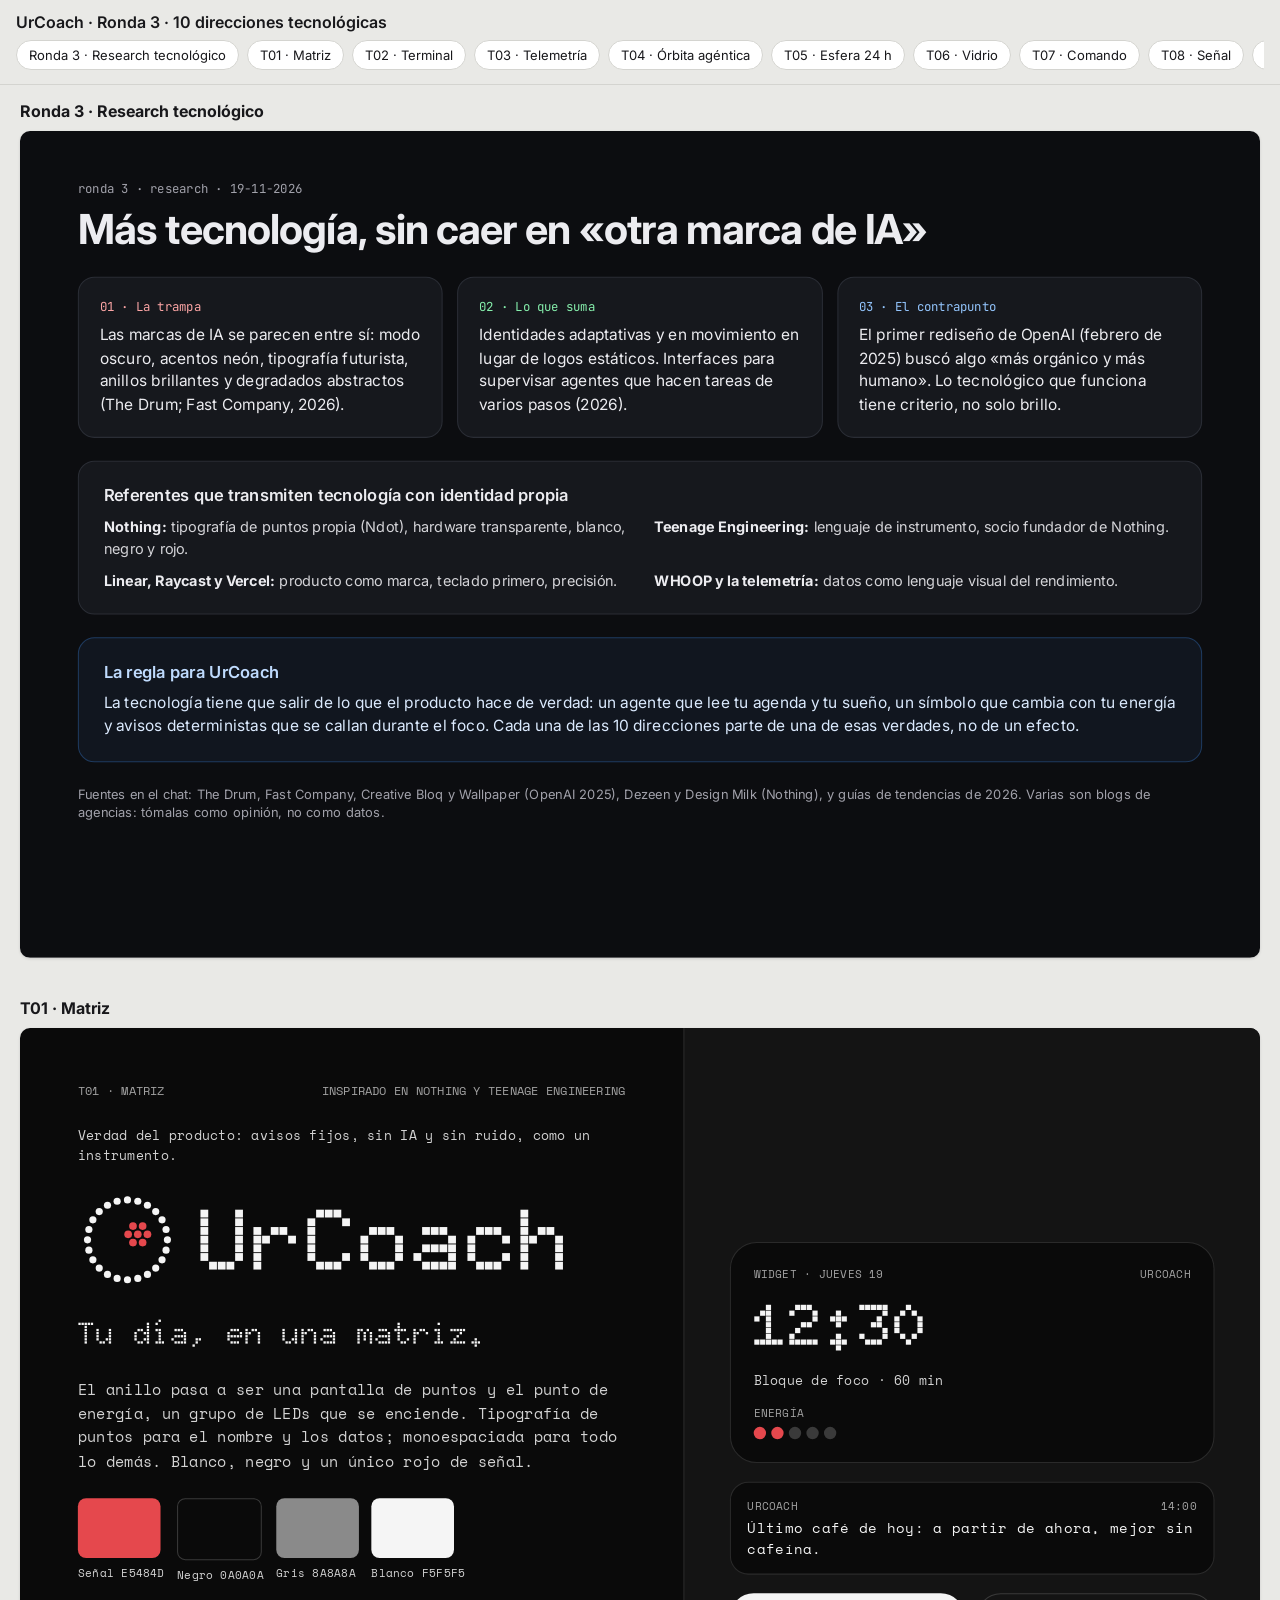
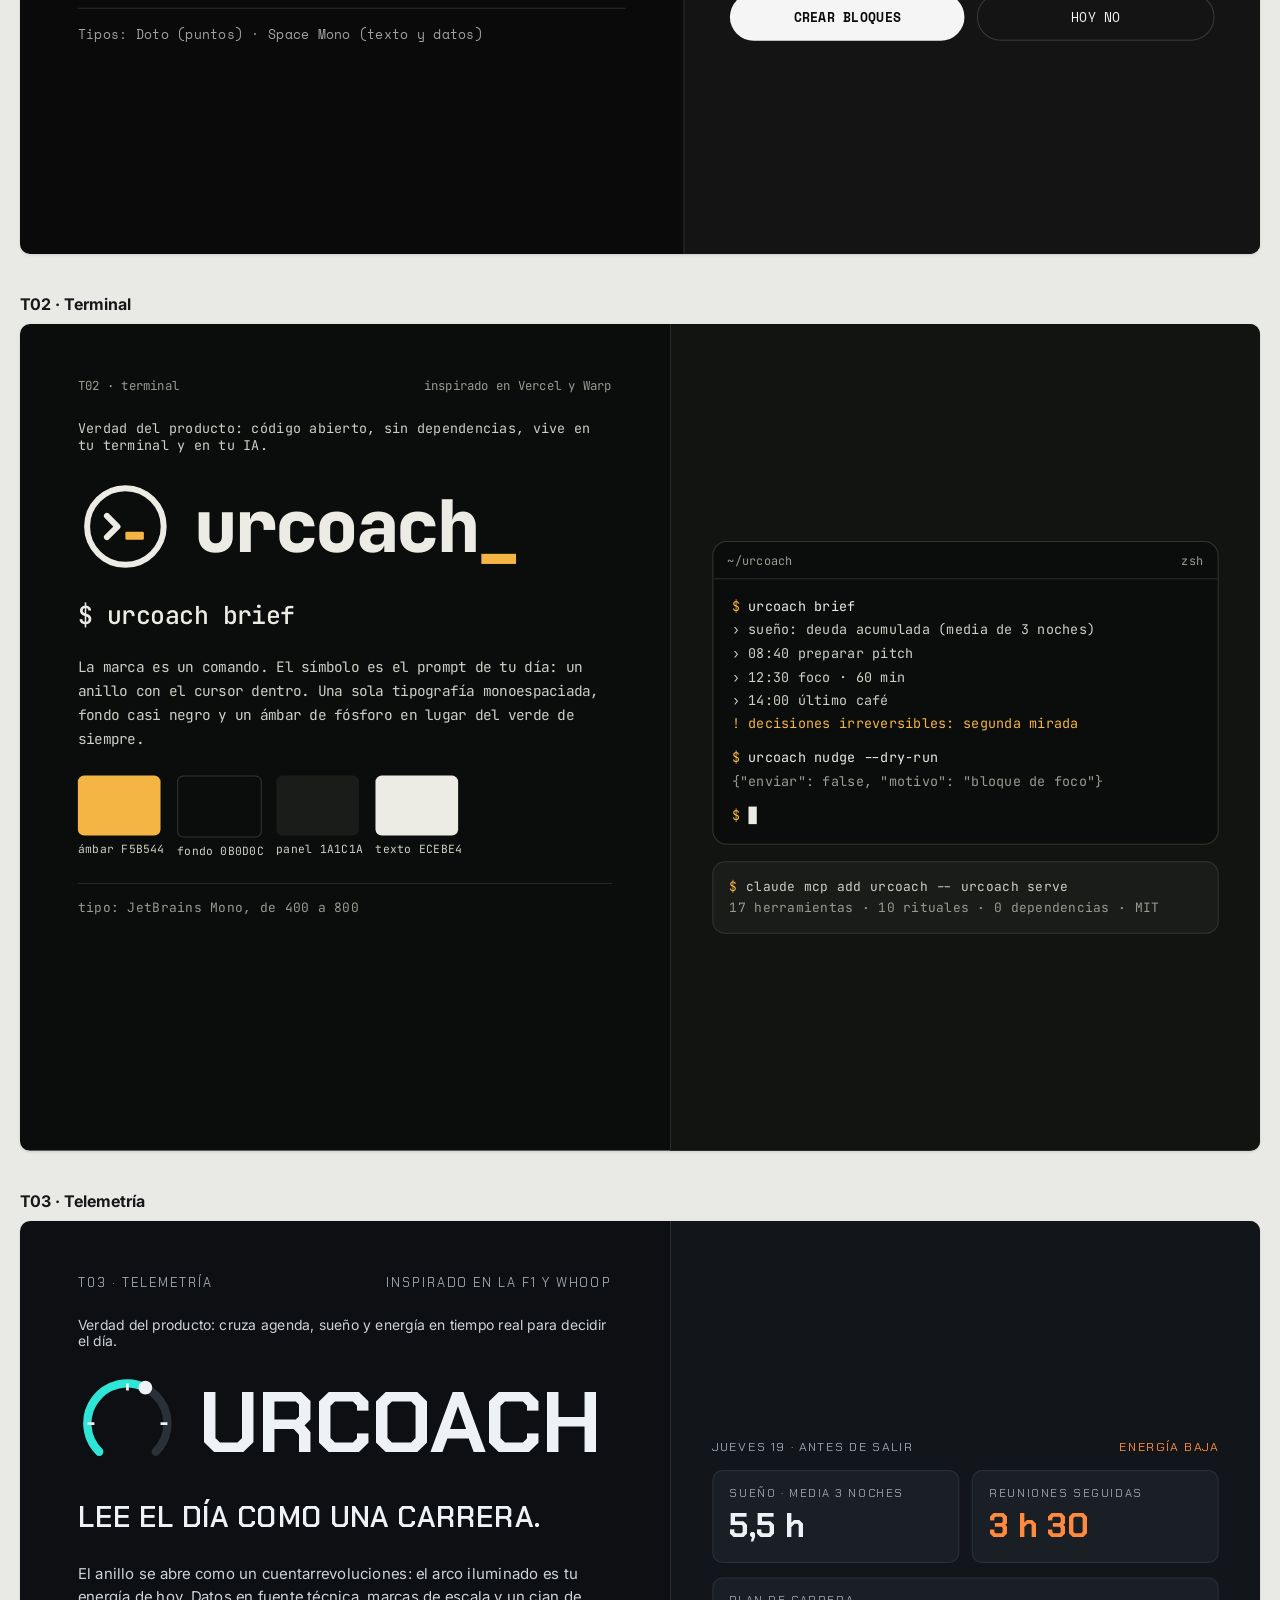
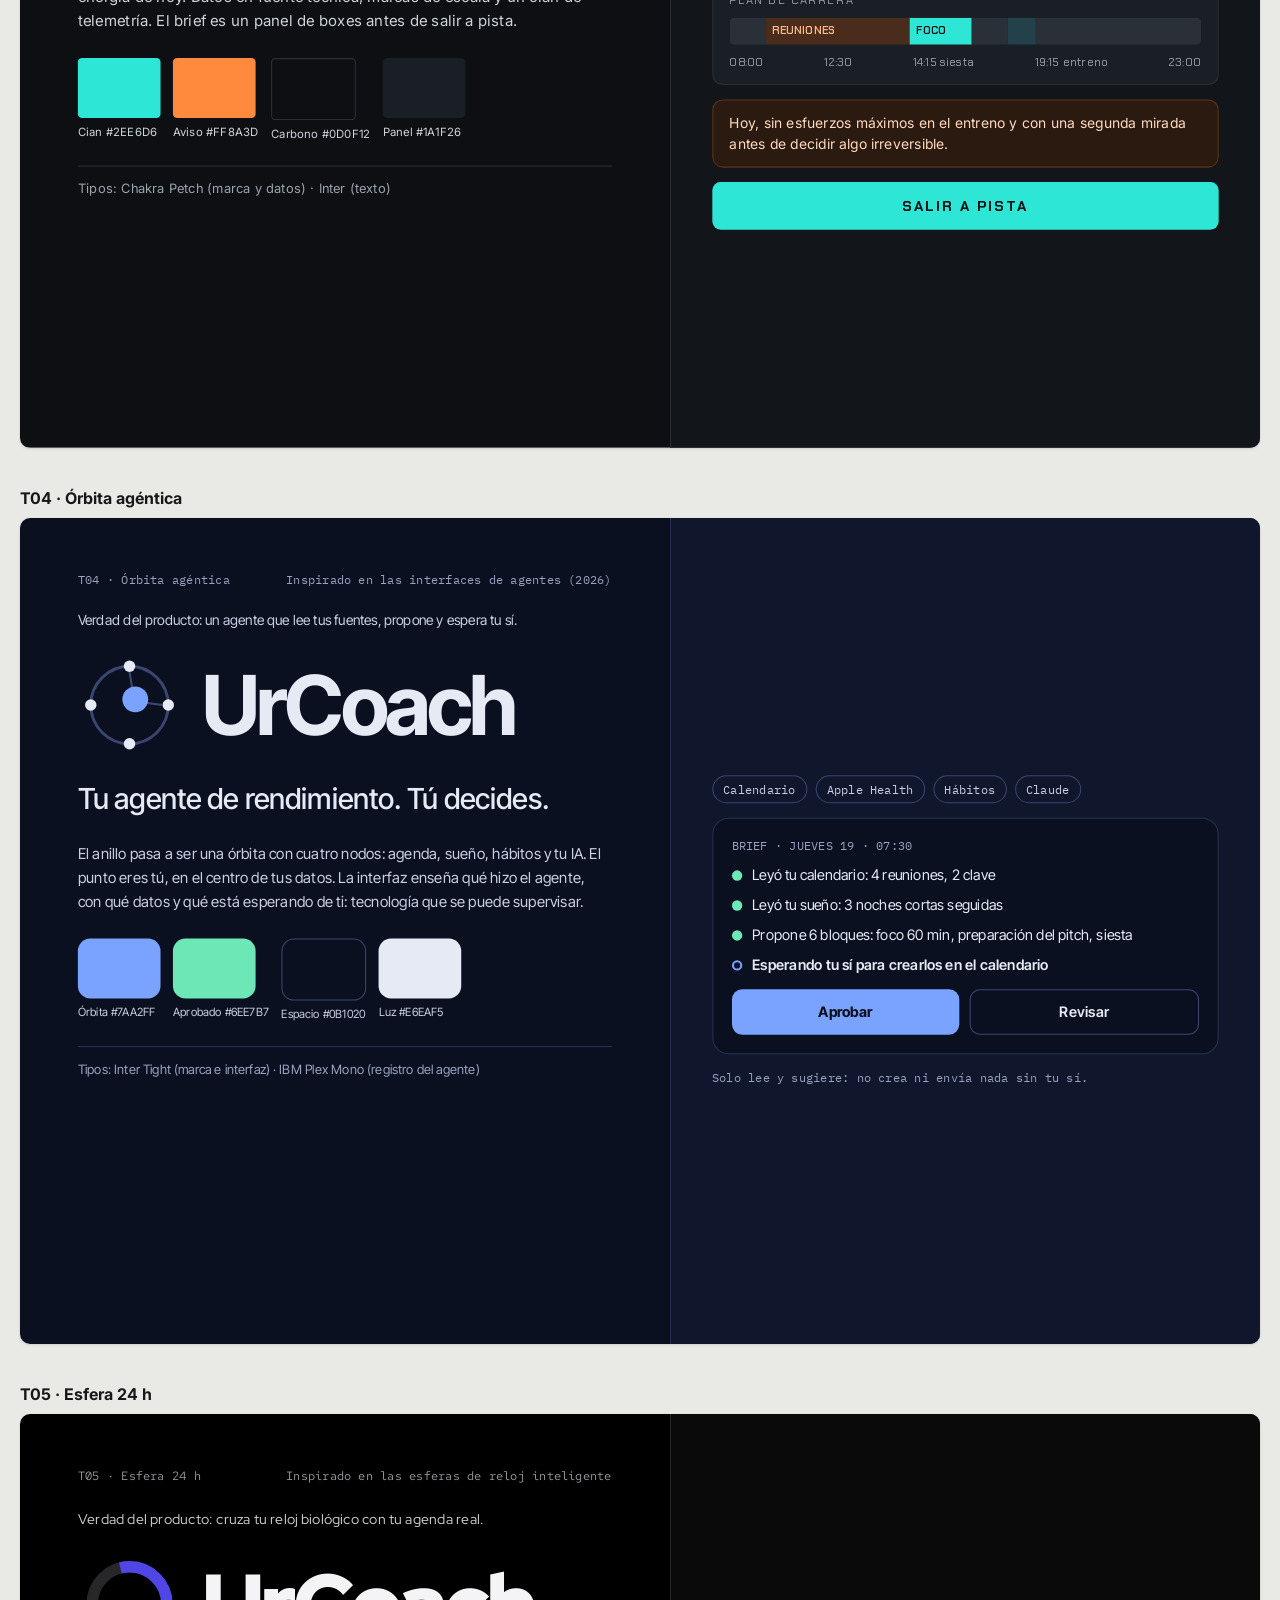
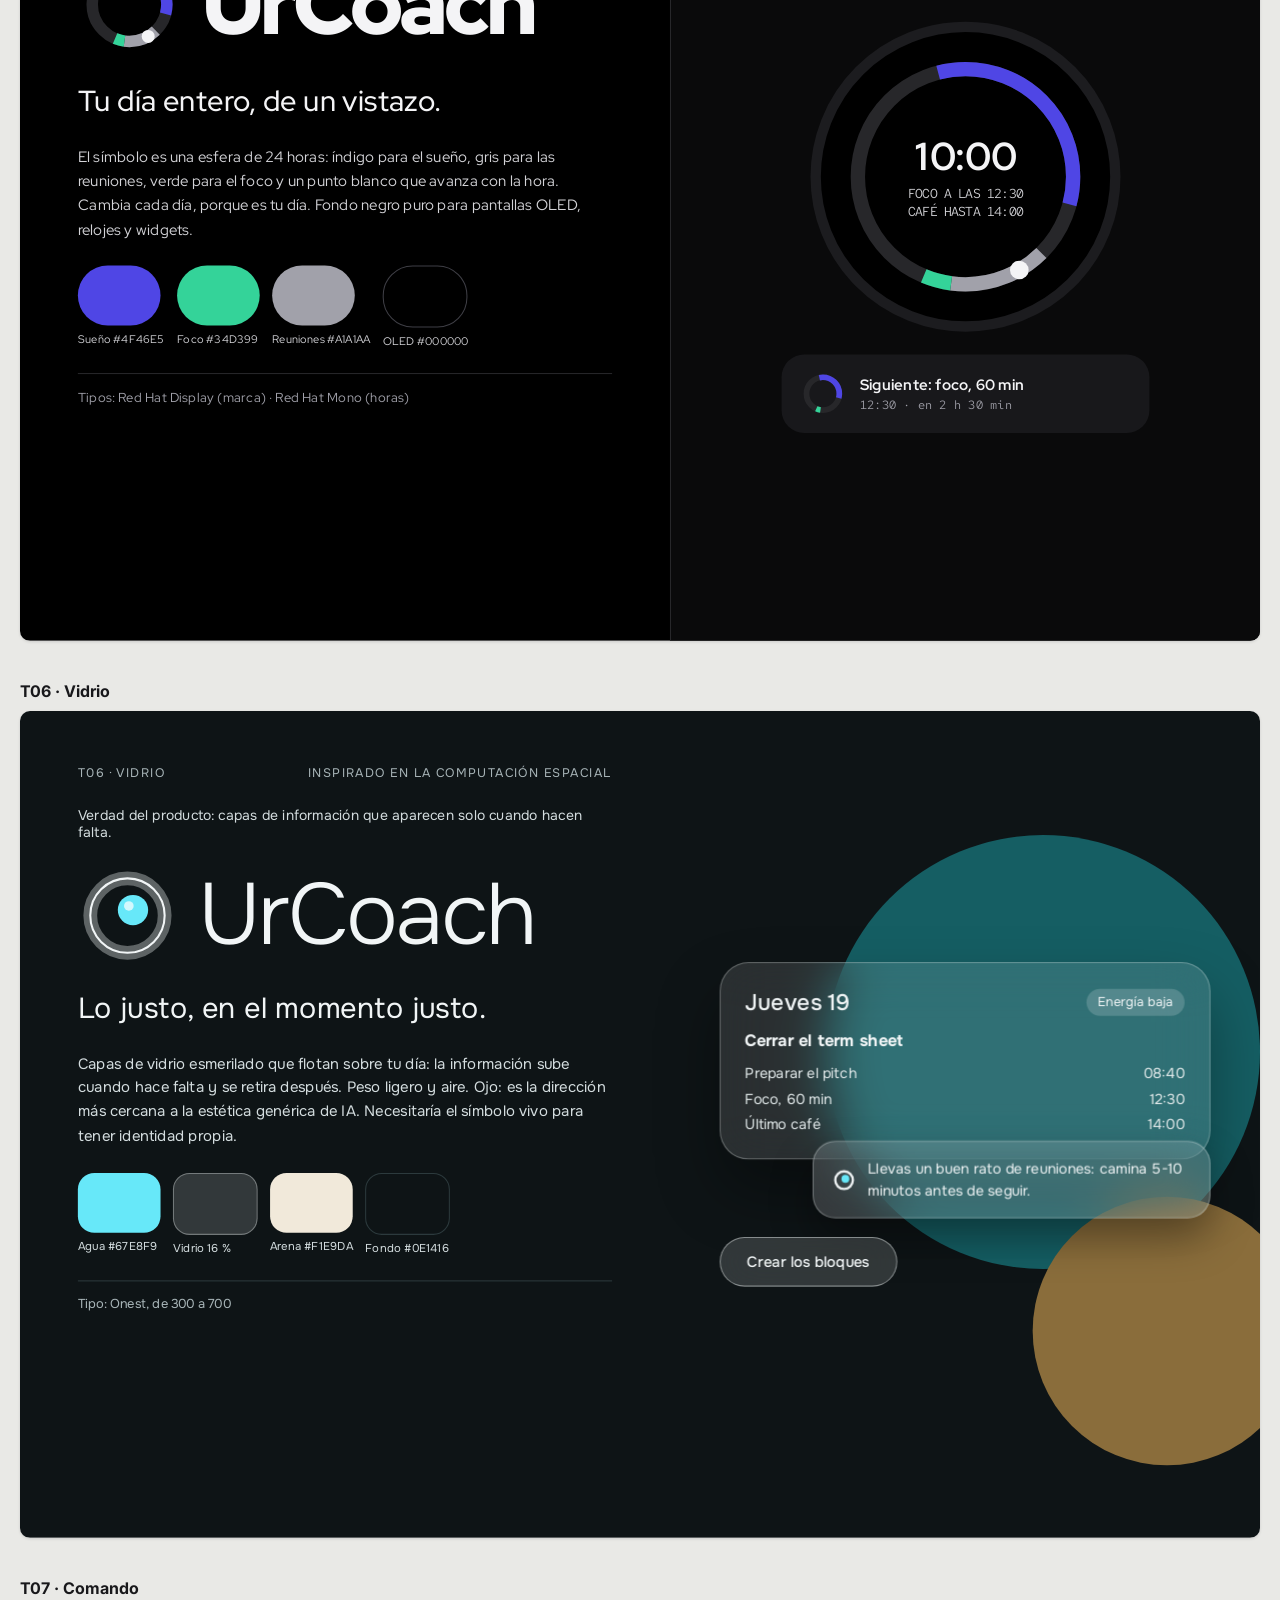
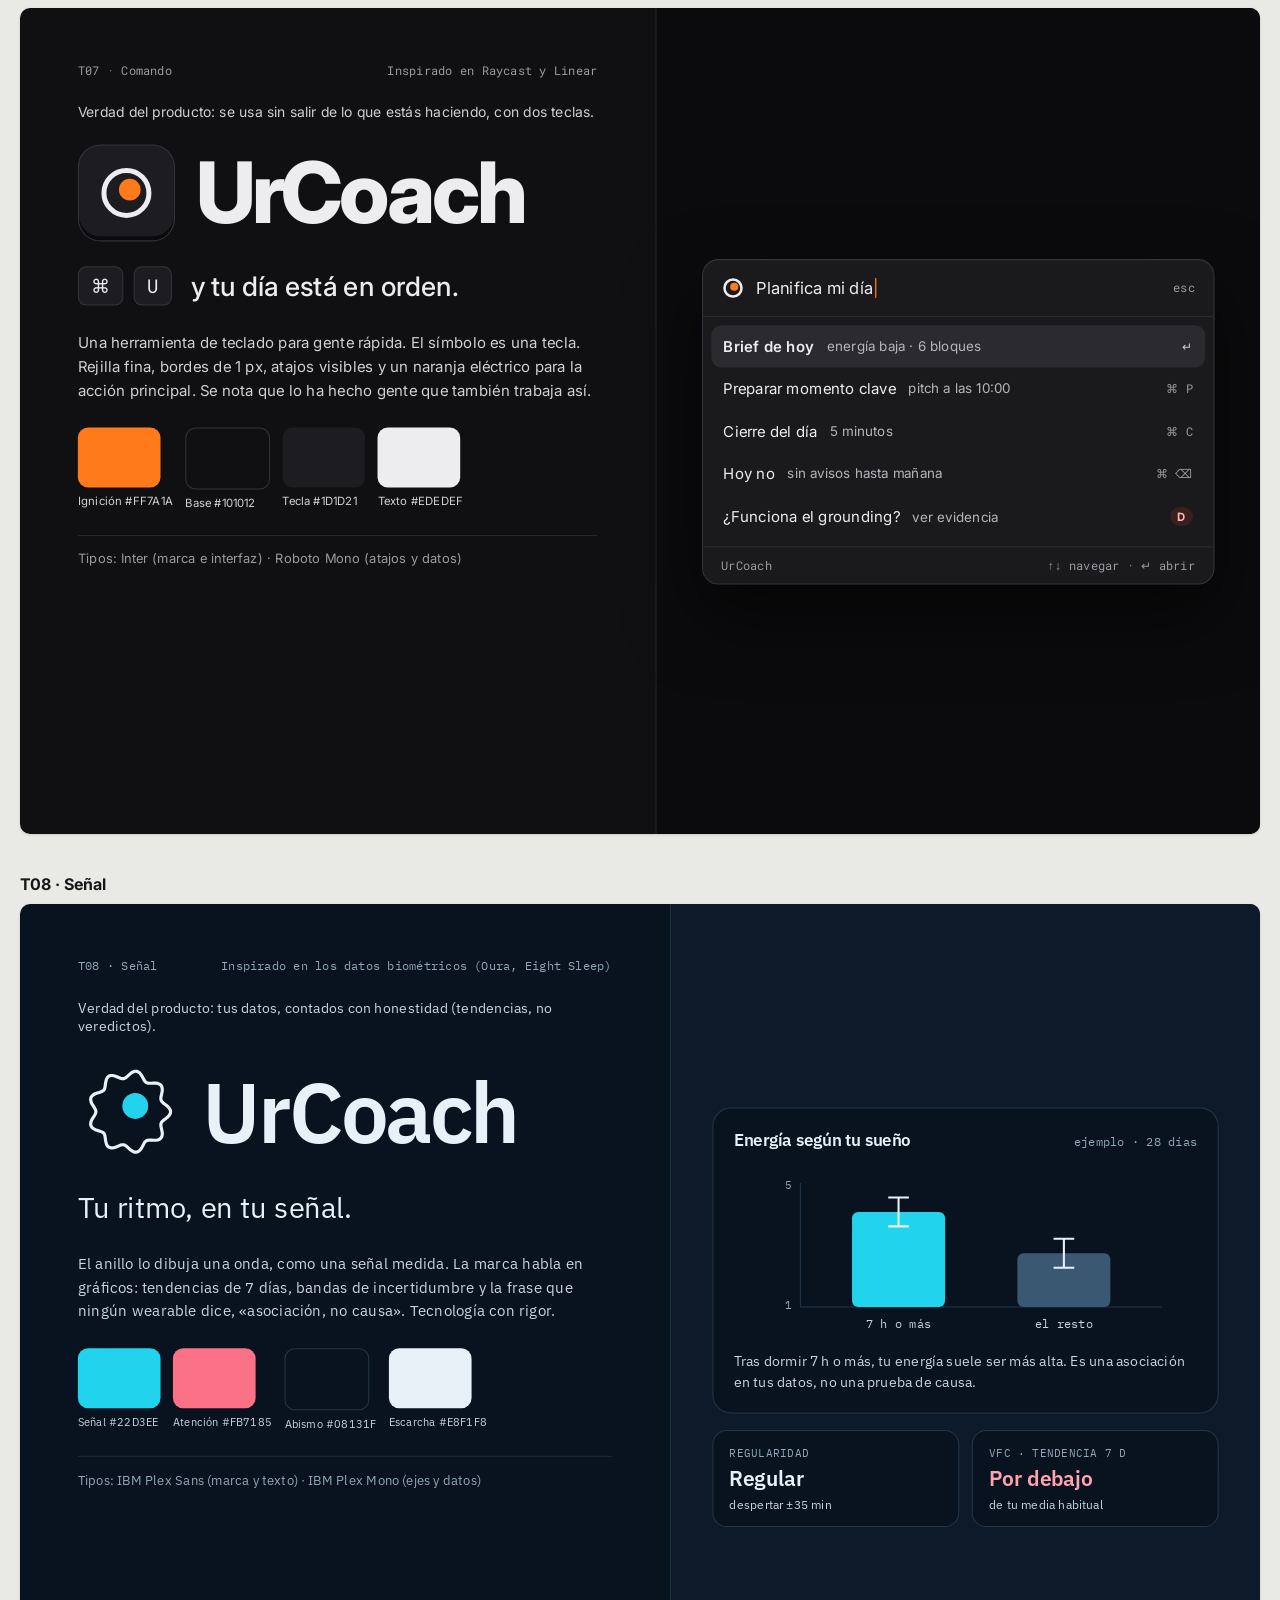
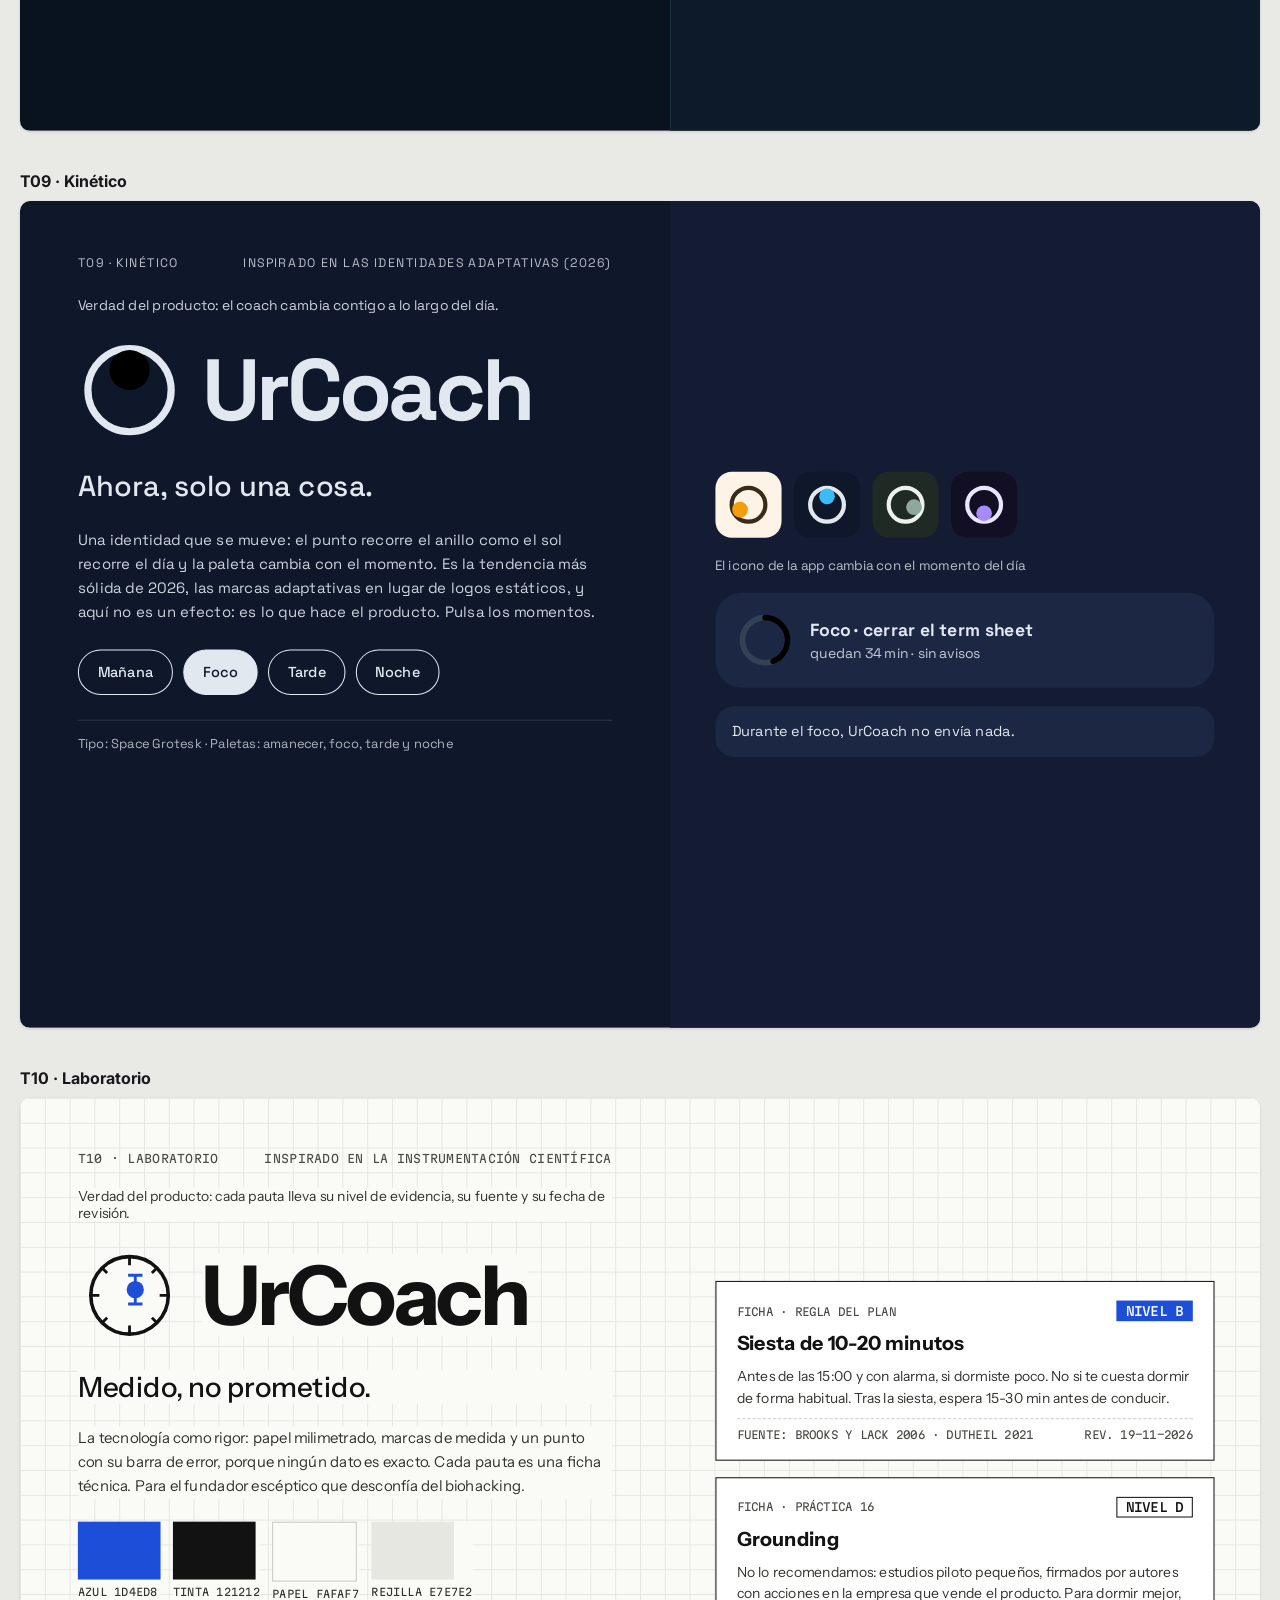
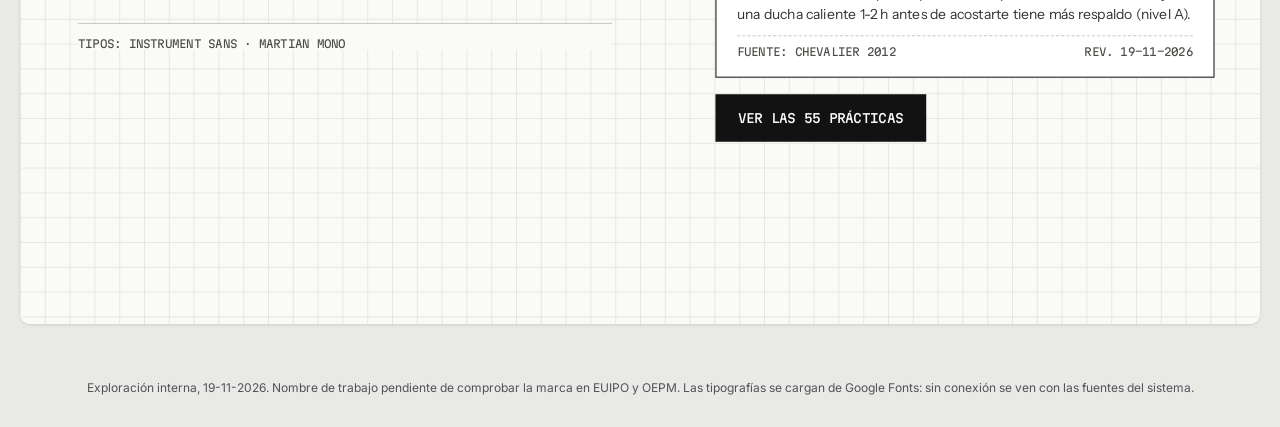
<file: marca/urcoach-marca-ronda3-tecnologica.html>
<!doctype html>
<html lang="es"><head><meta charset="utf-8">
<meta name="viewport" content="width=device-width, initial-scale=1">
<meta name="robots" content="noindex, nofollow">
<title>UrCoach · Ronda 3 · 10 direcciones tecnológicas</title>
<link rel="preconnect" href="https://fonts.googleapis.com">
<link rel="stylesheet" href="https://fonts.googleapis.com/css2?family=Inter:wght@400;500;600;700&amp;family=JetBrains+Mono:wght@400;500&amp;display=swap">
<link rel="stylesheet" href="https://fonts.googleapis.com/css2?family=Doto:wght@700;900&amp;family=Space+Mono:wght@400;700&amp;display=swap">
<link rel="stylesheet" href="https://fonts.googleapis.com/css2?family=JetBrains+Mono:wght@400;500;700;800&amp;display=swap">
<link rel="stylesheet" href="https://fonts.googleapis.com/css2?family=Chakra+Petch:wght@500;600;700&amp;family=Inter:wght@400;500&amp;display=swap">
<link rel="stylesheet" href="https://fonts.googleapis.com/css2?family=Inter+Tight:wght@400;500;600;700&amp;family=IBM+Plex+Mono:wght@400;500&amp;display=swap">
<link rel="stylesheet" href="https://fonts.googleapis.com/css2?family=Red+Hat+Display:wght@400;500;700;900&amp;family=Red+Hat+Mono:wght@400;500&amp;display=swap">
<link rel="stylesheet" href="https://fonts.googleapis.com/css2?family=Onest:wght@300;400;500;700&amp;display=swap">
<link rel="stylesheet" href="https://fonts.googleapis.com/css2?family=Inter:wght@400;500;600;700;800&amp;family=Roboto+Mono:wght@400;500&amp;display=swap">
<link rel="stylesheet" href="https://fonts.googleapis.com/css2?family=IBM+Plex+Sans:wght@300;400;500;600;700&amp;family=IBM+Plex+Mono:wght@400;500&amp;display=swap">
<link rel="stylesheet" href="https://fonts.googleapis.com/css2?family=Space+Grotesk:wght@400;500;700&amp;display=swap">
<link rel="stylesheet" href="https://fonts.googleapis.com/css2?family=Instrument+Sans:wght@400;500;600;700&amp;family=Martian+Mono:wght@400;500&amp;display=swap">
<style>
:root{color-scheme:light}
body{margin:0;background:#e9e9e6;color:#18181b;font-family:Inter,system-ui,-apple-system,sans-serif}
header{position:sticky;top:0;z-index:5;background:rgba(233,233,230,.95);backdrop-filter:blur(6px);padding:12px 16px;border-bottom:1px solid #d4d4d0}
header p{margin:0 0 8px;font-weight:600}
nav{display:flex;gap:8px;overflow-x:auto;padding-bottom:2px}
nav a{white-space:nowrap;font-size:13px;color:#18181b;text-decoration:none;background:#fff;border:1px solid #d4d4d0;border-radius:999px;padding:6px 12px}
main{max-width:1240px;margin:0 auto;padding:16px}
section{margin:0 0 40px;scroll-margin-top:96px}
h2{font-size:16px;margin:0 0 10px}
.frame{width:100%;overflow:hidden;border-radius:10px;box-shadow:0 1px 3px rgba(0,0,0,.12);background:#fff;position:relative}
.board{transform-origin:0 0;position:absolute;top:0;left:0}
footer{text-align:center;font-size:12px;color:#52525b;padding:0 16px 32px}
</style></head>
<body>
<header><p>UrCoach · Ronda 3 · 10 direcciones tecnológicas</p><nav><a href="#R3-Research">Ronda 3 · Research tecnológico</a><a href="#T01-Matriz">T01 · Matriz</a><a href="#T02-Terminal">T02 · Terminal</a><a href="#T03-Telemetria">T03 · Telemetría</a><a href="#T04-Orbita">T04 · Órbita agéntica</a><a href="#T05-Radial">T05 · Esfera 24 h</a><a href="#T06-Vidrio">T06 · Vidrio</a><a href="#T07-Comando">T07 · Comando</a><a href="#T08-Senal">T08 · Señal</a><a href="#T09-Kinetico">T09 · Kinético</a><a href="#T10-Laboratorio">T10 · Laboratorio</a></nav></header>
<main>
<section id="R3-Research"><h2>Ronda 3 · Research tecnológico</h2>
<div class="frame" style="aspect-ratio:1200/800" data-w="1200"><div class="board" style="width:1200px;height:800px">

<div style="width: 1200px; height: 800px; box-sizing: border-box; padding: 48px 56px; background: #0c0d10; color: #ececf0; font-family: Inter, system-ui, sans-serif; display: flex; flex-direction: column; gap: 22px">
  <div style="display: flex; flex-direction: column; gap: 6px">
    <p style="margin: 0; font-family: 'JetBrains Mono', monospace; font-size: 12px; color: #a1a1aa">ronda 3 · research · 19-11-2026</p>
    <h1 style="margin: 0; font-size: 40px; font-weight: 700; letter-spacing: -0.02em">Más tecnología, sin caer en «otra marca de IA»</h1>
  </div>

  <div style="display: grid; grid-template-columns: repeat(3, minmax(0, 1fr)); gap: 14px">
    <div style="background: #16181d; border: 1px solid #2a2d35; border-radius: 16px; padding: 20px; display: flex; flex-direction: column; gap: 8px">
      <p style="margin: 0; font-family: 'JetBrains Mono', monospace; font-size: 12px; color: #fca5a5">01 · La trampa</p>
      <p style="margin: 0; font-size: 15px; line-height: 1.5">Las marcas de IA se parecen entre sí: modo oscuro, acentos neón, tipografía futurista, anillos brillantes y degradados abstractos (The Drum; Fast Company, 2026).</p>
    </div>
    <div style="background: #16181d; border: 1px solid #2a2d35; border-radius: 16px; padding: 20px; display: flex; flex-direction: column; gap: 8px">
      <p style="margin: 0; font-family: 'JetBrains Mono', monospace; font-size: 12px; color: #86efac">02 · Lo que suma</p>
      <p style="margin: 0; font-size: 15px; line-height: 1.5">Identidades adaptativas y en movimiento en lugar de logos estáticos. Interfaces para supervisar agentes que hacen tareas de varios pasos (2026).</p>
    </div>
    <div style="background: #16181d; border: 1px solid #2a2d35; border-radius: 16px; padding: 20px; display: flex; flex-direction: column; gap: 8px">
      <p style="margin: 0; font-family: 'JetBrains Mono', monospace; font-size: 12px; color: #93c5fd">03 · El contrapunto</p>
      <p style="margin: 0; font-size: 15px; line-height: 1.5">El primer rediseño de OpenAI (febrero de 2025) buscó algo «más orgánico y más humano». Lo tecnológico que funciona tiene criterio, no solo brillo.</p>
    </div>
  </div>

  <div style="background: #16181d; border: 1px solid #2a2d35; border-radius: 16px; padding: 22px 24px; display: flex; flex-direction: column; gap: 10px">
    <p style="margin: 0; font-weight: 600; font-size: 16px">Referentes que transmiten tecnología con identidad propia</p>
    <div style="display: grid; grid-template-columns: repeat(2, minmax(0, 1fr)); gap: 10px 28px; font-size: 14px; line-height: 1.5; color: #d4d4d8">
      <span><strong style="color: #ececf0">Nothing:</strong> tipografía de puntos propia (Ndot), hardware transparente, blanco, negro y rojo.</span>
      <span><strong style="color: #ececf0">Teenage Engineering:</strong> lenguaje de instrumento, socio fundador de Nothing.</span>
      <span><strong style="color: #ececf0">Linear, Raycast y Vercel:</strong> producto como marca, teclado primero, precisión.</span>
      <span><strong style="color: #ececf0">WHOOP y la telemetría:</strong> datos como lenguaje visual del rendimiento.</span>
    </div>
  </div>

  <div style="background: #11161f; border: 1px solid #1e3a5f; border-radius: 16px; padding: 22px 24px; display: flex; flex-direction: column; gap: 8px">
    <p style="margin: 0; font-weight: 600; font-size: 16px; color: #bfdbfe">La regla para UrCoach</p>
    <p style="margin: 0; font-size: 15px; line-height: 1.55; color: #dbeafe">La tecnología tiene que salir de lo que el producto hace de verdad: un agente que lee tu agenda y tu sueño, un símbolo que cambia con tu energía y avisos deterministas que se callan durante el foco. Cada una de las 10 direcciones parte de una de esas verdades, no de un efecto.</p>
  </div>

  <p style="margin: 0; font-size: 12.5px; color: #a1a1aa; line-height: 1.5">Fuentes en el chat: The Drum, Fast Company, Creative Bloq y Wallpaper (OpenAI 2025), Dezeen y Design Milk (Nothing), y guías de tendencias de 2026. Varias son blogs de agencias: tómalas como opinión, no como datos.</p>
</div>
</div></div></section><section id="T01-Matriz"><h2>T01 · Matriz</h2>
<div class="frame" style="aspect-ratio:1200/800" data-w="1200"><div class="board" style="width:1200px;height:800px">

<div style="width: 1200px; height: 800px; box-sizing: border-box; background: #0a0a0a; color: #f5f5f5; font-family: 'Space Mono', monospace; display: grid; grid-template-columns: minmax(0, 1.15fr) minmax(0, 1fr)">
  <div style="padding: 52px 56px; display: flex; flex-direction: column; gap: 24px">
    <div style="display: flex; justify-content: space-between; font-size: 12px; text-transform: uppercase; color: #a3a3a3">
      <span>T01 · Matriz</span>
      <span>Inspirado en Nothing y Teenage Engineering</span>
    </div>
    <p style="margin: 0; font-size: 13px; color: #d4d4d4">Verdad del producto: avisos fijos, sin IA y sin ruido, como un instrumento.</p>
    <div style="display: flex; align-items: center; gap: 22px">
      <svg width="96" height="96" viewBox="0 0 72 72" role="img" aria-label="Símbolo: anillo de puntos LED con un punto interior">
        <g fill="#f5f5f5">
          <circle cx="36" cy="7" r="2.6"></circle><circle cx="43.5" cy="8" r="2.6"></circle><circle cx="50.5" cy="10.9" r="2.6"></circle><circle cx="56.5" cy="15.5" r="2.6"></circle><circle cx="61.1" cy="21.5" r="2.6"></circle><circle cx="64" cy="28.5" r="2.6"></circle><circle cx="65" cy="36" r="2.6"></circle><circle cx="64" cy="43.5" r="2.6"></circle><circle cx="61.1" cy="50.5" r="2.6"></circle><circle cx="56.5" cy="56.5" r="2.6"></circle><circle cx="50.5" cy="61.1" r="2.6"></circle><circle cx="43.5" cy="64" r="2.6"></circle><circle cx="36" cy="65" r="2.6"></circle><circle cx="28.5" cy="64" r="2.6"></circle><circle cx="21.5" cy="61.1" r="2.6"></circle><circle cx="15.5" cy="56.5" r="2.6"></circle><circle cx="10.9" cy="50.5" r="2.6"></circle><circle cx="8" cy="43.5" r="2.6"></circle><circle cx="7" cy="36" r="2.6"></circle><circle cx="8" cy="28.5" r="2.6"></circle><circle cx="10.9" cy="21.5" r="2.6"></circle><circle cx="15.5" cy="15.5" r="2.6"></circle><circle cx="21.5" cy="10.9" r="2.6"></circle><circle cx="28.5" cy="8" r="2.6"></circle>
        </g>
        <g fill="#E5484D">
          <circle cx="40" cy="26" r="2.8"></circle><circle cx="47" cy="26" r="2.8"></circle><circle cx="36.5" cy="32" r="2.8"></circle><circle cx="43.5" cy="32" r="2.8"></circle><circle cx="50.5" cy="32" r="2.8"></circle><circle cx="40" cy="38" r="2.8"></circle><circle cx="47" cy="38" r="2.8"></circle>
        </g>
      </svg>
      <span style="font-family: Doto, 'Space Mono', monospace; font-size: 84px; font-weight: 900; letter-spacing: 0.02em; line-height: 1">UrCoach</span>
    </div>
    <p style="margin: 0; font-family: Doto, 'Space Mono', monospace; font-size: 30px; font-weight: 700">Tu día, en una matriz.</p>
    <p style="margin: 0; font-size: 14.5px; line-height: 1.6; color: #d4d4d4; max-width: 540px">El anillo pasa a ser una pantalla de puntos y el punto de energía, un grupo de LEDs que se enciende. Tipografía de puntos para el nombre y los datos; monoespaciada para todo lo demás. Blanco, negro y un único rojo de señal.</p>
    <div style="display: flex; gap: 12px">
      <div style="display: flex; flex-direction: column; gap: 6px; font-size: 11px; color: #d4d4d4"><div style="width: 80px; height: 58px; border-radius: 8px; background: #e5484d"></div>Señal E5484D</div>
      <div style="display: flex; flex-direction: column; gap: 6px; font-size: 11px; color: #d4d4d4"><div style="width: 80px; height: 58px; border-radius: 8px; background: #0a0a0a; border: 1px solid #3a3a3a"></div>Negro 0A0A0A</div>
      <div style="display: flex; flex-direction: column; gap: 6px; font-size: 11px; color: #d4d4d4"><div style="width: 80px; height: 58px; border-radius: 8px; background: #8a8a8a"></div>Gris 8A8A8A</div>
      <div style="display: flex; flex-direction: column; gap: 6px; font-size: 11px; color: #d4d4d4"><div style="width: 80px; height: 58px; border-radius: 8px; background: #f5f5f5"></div>Blanco F5F5F5</div>
    </div>
    <p style="margin: 0; font-size: 13px; color: #a3a3a3; border-top: 1px solid #2a2a2a; padding-top: 14px">Tipos: Doto (puntos) · Space Mono (texto y datos)</p>
  </div>
  <div style="background: #141414; padding: 48px 44px; display: flex; flex-direction: column; gap: 18px; justify-content: center; border-left: 1px solid #2a2a2a">
    <div style="background: #0a0a0a; border: 1px solid #2a2a2a; border-radius: 26px; padding: 22px; display: flex; flex-direction: column; gap: 14px">
      <div style="display: flex; justify-content: space-between; font-size: 11px; color: #a3a3a3; text-transform: uppercase"><span>Widget · jueves 19</span><span>UrCoach</span></div>
      <span style="font-family: Doto, monospace; font-size: 56px; font-weight: 900; line-height: 1">12:30</span>
      <span style="font-size: 13px; color: #d4d4d4">Bloque de foco · 60 min</span>
      <div style="display: flex; flex-direction: column; gap: 6px">
        <span style="font-size: 11px; color: #a3a3a3; text-transform: uppercase">Energía</span>
        <div style="display: flex; gap: 5px">
          <span style="width: 12px; height: 12px; border-radius: 50%; background: #e5484d"></span><span style="width: 12px; height: 12px; border-radius: 50%; background: #e5484d"></span><span style="width: 12px; height: 12px; border-radius: 50%; background: #3a3a3a"></span><span style="width: 12px; height: 12px; border-radius: 50%; background: #3a3a3a"></span><span style="width: 12px; height: 12px; border-radius: 50%; background: #3a3a3a"></span>
        </div>
      </div>
    </div>
    <div style="background: #0a0a0a; border: 1px solid #2a2a2a; border-radius: 18px; padding: 14px 16px; display: flex; flex-direction: column; gap: 4px">
      <div style="display: flex; justify-content: space-between; font-size: 11px; color: #a3a3a3; text-transform: uppercase"><span>UrCoach</span><span>14:00</span></div>
      <span style="font-size: 13.5px; line-height: 1.5">Último café de hoy: a partir de ahora, mejor sin cafeína.</span>
    </div>
    <div style="display: flex; gap: 12px">
      <button style="flex: 1; height: 46px; border: 0; border-radius: 999px; background: #f5f5f5; color: #0a0a0a; font-family: 'Space Mono', monospace; font-size: 13px; font-weight: 700">CREAR BLOQUES</button>
      <button style="flex: 1; height: 46px; border: 1px solid #3a3a3a; border-radius: 999px; background: transparent; color: #f5f5f5; font-family: 'Space Mono', monospace; font-size: 13px">HOY NO</button>
    </div>
  </div>
</div>
</div></div></section><section id="T02-Terminal"><h2>T02 · Terminal</h2>
<div class="frame" style="aspect-ratio:1200/800" data-w="1200"><div class="board" style="width:1200px;height:800px">

<div style="width: 1200px; height: 800px; box-sizing: border-box; background: #0b0d0c; color: #ecebe4; font-family: 'JetBrains Mono', monospace; display: grid; grid-template-columns: minmax(0, 1.1fr) minmax(0, 1fr)">
  <div style="padding: 52px 56px; display: flex; flex-direction: column; gap: 24px">
    <div style="display: flex; justify-content: space-between; font-size: 12px; color: #9a9a90">
      <span>T02 · terminal</span>
      <span>inspirado en Vercel y Warp</span>
    </div>
    <p style="margin: 0; font-size: 13px; color: #cfcfc6">Verdad del producto: código abierto, sin dependencias, vive en tu terminal y en tu IA.</p>
    <div style="display: flex; align-items: center; gap: 20px">
      <svg width="92" height="92" viewBox="0 0 72 72" role="img" aria-label="Símbolo: anillo con un cursor de terminal dentro">
        <circle cx="36" cy="36" r="29" fill="none" stroke="#ecebe4" stroke-width="4.5"></circle>
        <path d="M22 28 L30 36 L22 44" fill="none" stroke="#ecebe4" stroke-width="4.5" stroke-linecap="round" stroke-linejoin="round"></path>
        <rect x="36" y="40" width="14" height="6" rx="1" fill="#F5B544"></rect>
      </svg>
      <span style="font-size: 70px; font-weight: 800; letter-spacing: -0.04em; line-height: 1">urcoach<span style="color: #F5B544">_</span></span>
    </div>
    <p style="margin: 0; font-size: 24px; font-weight: 500">$ urcoach brief</p>
    <p style="margin: 0; font-size: 14px; line-height: 1.65; color: #cfcfc6; max-width: 520px">La marca es un comando. El símbolo es el prompt de tu día: un anillo con el cursor dentro. Una sola tipografía monoespaciada, fondo casi negro y un ámbar de fósforo en lugar del verde de siempre.</p>
    <div style="display: flex; gap: 12px">
      <div style="display: flex; flex-direction: column; gap: 6px; font-size: 11px; color: #cfcfc6"><div style="width: 80px; height: 58px; border-radius: 6px; background: #f5b544"></div>ámbar F5B544</div>
      <div style="display: flex; flex-direction: column; gap: 6px; font-size: 11px; color: #cfcfc6"><div style="width: 80px; height: 58px; border-radius: 6px; background: #0b0d0c; border: 1px solid #34342f"></div>fondo 0B0D0C</div>
      <div style="display: flex; flex-direction: column; gap: 6px; font-size: 11px; color: #cfcfc6"><div style="width: 80px; height: 58px; border-radius: 6px; background: #1a1c1a"></div>panel 1A1C1A</div>
      <div style="display: flex; flex-direction: column; gap: 6px; font-size: 11px; color: #cfcfc6"><div style="width: 80px; height: 58px; border-radius: 6px; background: #ecebe4"></div>texto ECEBE4</div>
    </div>
    <p style="margin: 0; font-size: 12.5px; color: #9a9a90; border-top: 1px solid #2a2a26; padding-top: 14px">tipo: JetBrains Mono, de 400 a 800</p>
  </div>
  <div style="background: #121412; padding: 44px 40px; display: flex; flex-direction: column; gap: 16px; justify-content: center; border-left: 1px solid #2a2a26">
    <div style="background: #0b0d0c; border: 1px solid #34342f; border-radius: 14px; overflow: hidden">
      <div style="display: flex; gap: 8px; padding: 10px 14px; border-bottom: 1px solid #2a2a26; font-size: 11.5px; color: #9a9a90"><span>~/urcoach</span><span style="margin-left: auto">zsh</span></div>
      <div style="padding: 16px 18px; font-size: 13px; line-height: 1.75">
        <div><span style="color: #F5B544">$</span> urcoach brief</div>
        <div style="color: #cfcfc6">› sueño: deuda acumulada (media de 3 noches)</div>
        <div style="color: #cfcfc6">› 08:40  preparar pitch</div>
        <div style="color: #cfcfc6">› 12:30  foco · 60 min</div>
        <div style="color: #cfcfc6">› 14:00  último café</div>
        <div style="color: #f5b544">! decisiones irreversibles: segunda mirada</div>
        <div style="margin-top: 10px"><span style="color: #F5B544">$</span> urcoach nudge --dry-run</div>
        <div style="color: #9a9a90">{"enviar": false, "motivo": "bloque de foco"}</div>
        <div style="margin-top: 10px"><span style="color: #F5B544">$</span> <span style="background: #ecebe4; color: #0b0d0c">&nbsp;</span></div>
      </div>
    </div>
    <div style="background: #1a1c1a; border: 1px solid #34342f; border-radius: 12px; padding: 14px 16px; font-size: 12.5px; line-height: 1.6; color: #cfcfc6">
      <div><span style="color: #F5B544">$</span> claude mcp add urcoach -- urcoach serve</div>
      <div style="color: #9a9a90">17 herramientas · 10 rituales · 0 dependencias · MIT</div>
    </div>
  </div>
</div>
</div></div></section><section id="T03-Telemetria"><h2>T03 · Telemetría</h2>
<div class="frame" style="aspect-ratio:1200/800" data-w="1200"><div class="board" style="width:1200px;height:800px">

<div style="width: 1200px; height: 800px; box-sizing: border-box; background: #0d0f12; color: #eef1f5; font-family: Inter, system-ui, sans-serif; display: grid; grid-template-columns: minmax(0, 1.1fr) minmax(0, 1fr)">
  <div style="padding: 52px 56px; display: flex; flex-direction: column; gap: 24px">
    <div style="display: flex; justify-content: space-between; font-family: 'Chakra Petch', sans-serif; font-size: 12.5px; letter-spacing: 0.14em; text-transform: uppercase; color: #9aa3ae">
      <span>T03 · Telemetría</span>
      <span>Inspirado en la F1 y WHOOP</span>
    </div>
    <p style="margin: 0; font-size: 13.5px; color: #cdd3da">Verdad del producto: cruza agenda, sueño y energía en tiempo real para decidir el día.</p>
    <div style="display: flex; align-items: center; gap: 20px">
      <svg width="96" height="96" viewBox="0 0 72 72" role="img" aria-label="Símbolo: anillo de cuentarrevoluciones con marcas y un punto">
        <path d="M15.5 56.5 A29 29 0 1 1 56.5 56.5" fill="none" stroke="#2a3038" stroke-width="6" stroke-linecap="round"></path>
        <path d="M15.5 56.5 A29 29 0 0 1 49 10" fill="none" stroke="#2EE6D6" stroke-width="6" stroke-linecap="round"></path>
        <path d="M36 7 V12 M7 36 H12 M60 36 H65" stroke="#eef1f5" stroke-width="2"></path>
        <circle cx="49" cy="10" r="5" fill="#eef1f5"></circle>
      </svg>
      <span style="font-family: 'Chakra Petch', sans-serif; font-size: 84px; font-weight: 700; letter-spacing: -0.01em; line-height: 1; text-transform: uppercase">UrCoach</span>
    </div>
    <p style="margin: 0; font-family: 'Chakra Petch', sans-serif; font-size: 28px; font-weight: 600; text-transform: uppercase; letter-spacing: 0.02em">Lee el día como una carrera.</p>
    <p style="margin: 0; font-size: 14.5px; line-height: 1.6; color: #cdd3da; max-width: 520px">El anillo se abre como un cuentarrevoluciones: el arco iluminado es tu energía de hoy. Datos en fuente técnica, marcas de escala y un cian de telemetría. El brief es un panel de boxes antes de salir a pista.</p>
    <div style="display: flex; gap: 12px">
      <div style="display: flex; flex-direction: column; gap: 6px; font-size: 11px; color: #cdd3da"><div style="width: 80px; height: 58px; border-radius: 4px; background: #2ee6d6"></div>Cian #2EE6D6</div>
      <div style="display: flex; flex-direction: column; gap: 6px; font-size: 11px; color: #cdd3da"><div style="width: 80px; height: 58px; border-radius: 4px; background: #ff8a3d"></div>Aviso #FF8A3D</div>
      <div style="display: flex; flex-direction: column; gap: 6px; font-size: 11px; color: #cdd3da"><div style="width: 80px; height: 58px; border-radius: 4px; background: #0d0f12; border: 1px solid #2a3038"></div>Carbono #0D0F12</div>
      <div style="display: flex; flex-direction: column; gap: 6px; font-size: 11px; color: #cdd3da"><div style="width: 80px; height: 58px; border-radius: 4px; background: #1a1f26"></div>Panel #1A1F26</div>
    </div>
    <p style="margin: 0; font-size: 12.5px; color: #9aa3ae; border-top: 1px solid #2a3038; padding-top: 14px">Tipos: Chakra Petch (marca y datos) · Inter (texto)</p>
  </div>
  <div style="background: #12161b; padding: 44px 40px; display: flex; flex-direction: column; gap: 14px; justify-content: center; border-left: 1px solid #2a3038; font-family: 'Chakra Petch', sans-serif">
    <div style="display: flex; justify-content: space-between; font-size: 12px; letter-spacing: 0.12em; color: #9aa3ae; text-transform: uppercase"><span>Jueves 19 · antes de salir</span><span style="color: #ff8a3d">Energía baja</span></div>
    <div style="display: grid; grid-template-columns: repeat(2, minmax(0, 1fr)); gap: 12px">
      <div style="background: #1a1f26; border: 1px solid #2a3038; border-radius: 10px; padding: 14px 16px; display: flex; flex-direction: column; gap: 4px"><span style="font-size: 11px; letter-spacing: 0.12em; color: #9aa3ae">SUEÑO · MEDIA 3 NOCHES</span><span style="font-size: 32px; font-weight: 700">5,5 h</span></div>
      <div style="background: #1a1f26; border: 1px solid #2a3038; border-radius: 10px; padding: 14px 16px; display: flex; flex-direction: column; gap: 4px"><span style="font-size: 11px; letter-spacing: 0.12em; color: #9aa3ae">REUNIONES SEGUIDAS</span><span style="font-size: 32px; font-weight: 700; color: #ff8a3d">3 h 30</span></div>
    </div>
    <div style="background: #1a1f26; border: 1px solid #2a3038; border-radius: 10px; padding: 14px 16px; display: flex; flex-direction: column; gap: 10px">
      <span style="font-size: 11px; letter-spacing: 0.12em; color: #9aa3ae">PLAN DE CARRERA</span>
      <div style="display: flex; height: 26px; border-radius: 4px; overflow: hidden; font-size: 10.5px; font-weight: 600">
        <div style="width: 8%; background: #2a3038"></div>
        <div style="width: 30%; background: #4a2c1c; color: #ffb88a; display: flex; align-items: center; padding-left: 6px">REUNIONES</div>
        <div style="width: 12%; background: #2EE6D6; color: #0d0f12; display: flex; align-items: center; padding-left: 6px">FOCO</div>
        <div style="width: 8%; background: #2a3038"></div>
        <div style="width: 6%; background: #23414a"></div>
        <div style="width: 36%; background: #2a3038"></div>
      </div>
      <div style="display: flex; justify-content: space-between; font-size: 11px; color: #9aa3ae"><span>08:00</span><span>12:30</span><span>14:15 siesta</span><span>19:15 entreno</span><span>23:00</span></div>
    </div>
    <div style="background: #2b1a10; border: 1px solid #5c3418; border-radius: 10px; padding: 12px 16px; font-family: Inter, sans-serif; font-size: 13.5px; line-height: 1.5; color: #ffd9bf">Hoy, sin esfuerzos máximos en el entreno y con una segunda mirada antes de decidir algo irreversible.</div>
    <button style="height: 46px; border: 0; border-radius: 8px; background: #2EE6D6; color: #0d0f12; font-size: 14px; font-weight: 700; letter-spacing: 0.12em; font-family: 'Chakra Petch', sans-serif">SALIR A PISTA</button>
  </div>
</div>
</div></div></section><section id="T04-Orbita"><h2>T04 · Órbita agéntica</h2>
<div class="frame" style="aspect-ratio:1200/800" data-w="1200"><div class="board" style="width:1200px;height:800px">

<div style="width: 1200px; height: 800px; box-sizing: border-box; background: #0b1020; color: #e6eaf5; font-family: 'Inter Tight', system-ui, sans-serif; display: grid; grid-template-columns: minmax(0, 1.1fr) minmax(0, 1fr)">
  <div style="padding: 52px 56px; display: flex; flex-direction: column; gap: 24px">
    <div style="display: flex; justify-content: space-between; font-family: 'IBM Plex Mono', monospace; font-size: 12px; color: #98a2c0">
      <span>T04 · Órbita agéntica</span>
      <span>Inspirado en las interfaces de agentes (2026)</span>
    </div>
    <p style="margin: 0; font-size: 13.5px; color: #c8cfe3">Verdad del producto: un agente que lee tus fuentes, propone y espera tu sí.</p>
    <div style="display: flex; align-items: center; gap: 20px">
      <svg width="100" height="100" viewBox="0 0 72 72" role="img" aria-label="Símbolo: órbita con cuatro nodos y un punto interior">
        <circle cx="36" cy="36" r="27" fill="none" stroke="#3a4670" stroke-width="2"></circle>
        <circle cx="36" cy="9" r="4" fill="#e6eaf5"></circle>
        <circle cx="63" cy="36" r="4" fill="#e6eaf5"></circle>
        <circle cx="36" cy="63" r="4" fill="#e6eaf5"></circle>
        <circle cx="9" cy="36" r="4" fill="#e6eaf5"></circle>
        <path d="M36 13 L39 31 M59 36 L44 34" stroke="#3a4670" stroke-width="1.5"></path>
        <circle cx="40" cy="32" r="9" fill="#7AA2FF"></circle>
      </svg>
      <span style="font-size: 80px; font-weight: 700; letter-spacing: -0.04em; line-height: 1">UrCoach</span>
    </div>
    <p style="margin: 0; font-size: 28px; font-weight: 500; letter-spacing: -0.01em">Tu agente de rendimiento. Tú decides.</p>
    <p style="margin: 0; font-size: 14.5px; line-height: 1.6; color: #c8cfe3; max-width: 520px">El anillo pasa a ser una órbita con cuatro nodos: agenda, sueño, hábitos y tu IA. El punto eres tú, en el centro de tus datos. La interfaz enseña qué hizo el agente, con qué datos y qué está esperando de ti: tecnología que se puede supervisar.</p>
    <div style="display: flex; gap: 12px">
      <div style="display: flex; flex-direction: column; gap: 6px; font-size: 11px; color: #c8cfe3"><div style="width: 80px; height: 58px; border-radius: 12px; background: #7aa2ff"></div>Órbita #7AA2FF</div>
      <div style="display: flex; flex-direction: column; gap: 6px; font-size: 11px; color: #c8cfe3"><div style="width: 80px; height: 58px; border-radius: 12px; background: #6ee7b7"></div>Aprobado #6EE7B7</div>
      <div style="display: flex; flex-direction: column; gap: 6px; font-size: 11px; color: #c8cfe3"><div style="width: 80px; height: 58px; border-radius: 12px; background: #0b1020; border: 1px solid #3a4670"></div>Espacio #0B1020</div>
      <div style="display: flex; flex-direction: column; gap: 6px; font-size: 11px; color: #c8cfe3"><div style="width: 80px; height: 58px; border-radius: 12px; background: #e6eaf5"></div>Luz #E6EAF5</div>
    </div>
    <p style="margin: 0; font-size: 12.5px; color: #98a2c0; border-top: 1px solid #263055; padding-top: 14px">Tipos: Inter Tight (marca e interfaz) · IBM Plex Mono (registro del agente)</p>
  </div>
  <div style="background: #10162b; padding: 44px 40px; display: flex; flex-direction: column; gap: 14px; justify-content: center; border-left: 1px solid #263055">
    <div style="display: flex; gap: 8px; flex-wrap: wrap; font-family: 'IBM Plex Mono', monospace; font-size: 11.5px">
      <span style="border: 1px solid #3a4670; border-radius: 999px; padding: 5px 10px; color: #c8cfe3">Calendario</span>
      <span style="border: 1px solid #3a4670; border-radius: 999px; padding: 5px 10px; color: #c8cfe3">Apple Health</span>
      <span style="border: 1px solid #3a4670; border-radius: 999px; padding: 5px 10px; color: #c8cfe3">Hábitos</span>
      <span style="border: 1px solid #3a4670; border-radius: 999px; padding: 5px 10px; color: #c8cfe3">Claude</span>
    </div>
    <div style="background: #0b1020; border: 1px solid #263055; border-radius: 16px; padding: 18px; display: flex; flex-direction: column; gap: 12px; font-size: 14px">
      <span style="font-family: 'IBM Plex Mono', monospace; font-size: 11.5px; color: #98a2c0">BRIEF · JUEVES 19 · 07:30</span>
      <div style="display: flex; gap: 10px; align-items: flex-start"><span style="width: 10px; height: 10px; margin-top: 5px; border-radius: 50%; background: #6ee7b7; flex-shrink: 0"></span><span>Leyó tu calendario: 4 reuniones, 2 clave</span></div>
      <div style="display: flex; gap: 10px; align-items: flex-start"><span style="width: 10px; height: 10px; margin-top: 5px; border-radius: 50%; background: #6ee7b7; flex-shrink: 0"></span><span>Leyó tu sueño: 3 noches cortas seguidas</span></div>
      <div style="display: flex; gap: 10px; align-items: flex-start"><span style="width: 10px; height: 10px; margin-top: 5px; border-radius: 50%; background: #6ee7b7; flex-shrink: 0"></span><span>Propone 6 bloques: foco 60 min, preparación del pitch, siesta</span></div>
      <div style="display: flex; gap: 10px; align-items: flex-start"><span style="width: 10px; height: 10px; margin-top: 5px; border-radius: 50%; border: 2px solid #7AA2FF; box-sizing: border-box; flex-shrink: 0"></span><span style="font-weight: 600">Esperando tu sí para crearlos en el calendario</span></div>
      <div style="display: flex; gap: 10px; margin-top: 4px">
        <button style="flex: 1; height: 44px; border: 0; border-radius: 10px; background: #7AA2FF; color: #0b1020; font-size: 14px; font-weight: 700; font-family: 'Inter Tight', sans-serif">Aprobar</button>
        <button style="flex: 1; height: 44px; border: 1px solid #3a4670; border-radius: 10px; background: transparent; color: #e6eaf5; font-size: 14px; font-weight: 600; font-family: 'Inter Tight', sans-serif">Revisar</button>
      </div>
    </div>
    <p style="margin: 0; font-family: 'IBM Plex Mono', monospace; font-size: 11.5px; line-height: 1.6; color: #98a2c0">Solo lee y sugiere: no crea ni envía nada sin tu sí.</p>
  </div>
</div>
</div></div></section><section id="T05-Radial"><h2>T05 · Esfera 24 h</h2>
<div class="frame" style="aspect-ratio:1200/800" data-w="1200"><div class="board" style="width:1200px;height:800px">

<div style="width: 1200px; height: 800px; box-sizing: border-box; background: #000000; color: #f4f4f6; font-family: 'Red Hat Display', system-ui, sans-serif; display: grid; grid-template-columns: minmax(0, 1.1fr) minmax(0, 1fr)">
  <div style="padding: 52px 56px; display: flex; flex-direction: column; gap: 24px">
    <div style="display: flex; justify-content: space-between; font-family: 'Red Hat Mono', monospace; font-size: 12px; color: #a1a1aa">
      <span>T05 · Esfera 24 h</span>
      <span>Inspirado en las esferas de reloj inteligente</span>
    </div>
    <p style="margin: 0; font-size: 13.5px; color: #d4d4d8">Verdad del producto: cruza tu reloj biológico con tu agenda real.</p>
    <div style="display: flex; align-items: center; gap: 20px">
      <svg width="100" height="100" viewBox="0 0 72 72" role="img" aria-label="Símbolo: esfera de 24 horas con sueño, reuniones, foco y un punto que marca ahora">
        <circle cx="36" cy="36" r="26" fill="none" stroke="#27272a" stroke-width="8"></circle>
        <g transform="rotate(-90 36 36)">
          <circle cx="36" cy="36" r="26" fill="none" stroke="#4f46e5" stroke-width="8" stroke-dasharray="54.5 108.9" stroke-dashoffset="-156.6"></circle>
          <circle cx="36" cy="36" r="26" fill="none" stroke="#a1a1aa" stroke-width="8" stroke-dasharray="23.8 139.6" stroke-dashoffset="-61.3"></circle>
          <circle cx="36" cy="36" r="26" fill="none" stroke="#34D399" stroke-width="8" stroke-dasharray="6.8 156.6" stroke-dashoffset="-85.1"></circle>
        </g>
        <circle cx="49" cy="58.5" r="4.5" fill="#f4f4f6"></circle>
      </svg>
      <span style="font-size: 82px; font-weight: 900; letter-spacing: -0.04em; line-height: 1">UrCoach</span>
    </div>
    <p style="margin: 0; font-size: 28px; font-weight: 500">Tu día entero, de un vistazo.</p>
    <p style="margin: 0; font-size: 14.5px; line-height: 1.6; color: #d4d4d8; max-width: 520px">El símbolo es una esfera de 24 horas: índigo para el sueño, gris para las reuniones, verde para el foco y un punto blanco que avanza con la hora. Cambia cada día, porque es tu día. Fondo negro puro para pantallas OLED, relojes y widgets.</p>
    <div style="display: flex; gap: 12px">
      <div style="display: flex; flex-direction: column; gap: 6px; font-size: 11px; color: #d4d4d8"><div style="width: 80px; height: 58px; border-radius: 29px; background: #4f46e5"></div>Sueño #4F46E5</div>
      <div style="display: flex; flex-direction: column; gap: 6px; font-size: 11px; color: #d4d4d8"><div style="width: 80px; height: 58px; border-radius: 29px; background: #34d399"></div>Foco #34D399</div>
      <div style="display: flex; flex-direction: column; gap: 6px; font-size: 11px; color: #d4d4d8"><div style="width: 80px; height: 58px; border-radius: 29px; background: #a1a1aa"></div>Reuniones #A1A1AA</div>
      <div style="display: flex; flex-direction: column; gap: 6px; font-size: 11px; color: #d4d4d8"><div style="width: 80px; height: 58px; border-radius: 29px; background: #000000; border: 1px solid #3f3f46"></div>OLED #000000</div>
    </div>
    <p style="margin: 0; font-size: 12.5px; color: #a1a1aa; border-top: 1px solid #27272a; padding-top: 14px">Tipos: Red Hat Display (marca) · Red Hat Mono (horas)</p>
  </div>
  <div style="background: #0a0a0b; padding: 40px; display: flex; flex-direction: column; gap: 22px; align-items: center; justify-content: center; border-left: 1px solid #27272a">
    <div style="width: 300px; height: 300px; border-radius: 50%; background: #000000; border: 10px solid #1c1c1f; box-sizing: border-box; position: relative; display: flex; align-items: center; justify-content: center">
      <svg width="250" height="250" viewBox="0 0 72 72" role="img" aria-label="Esfera del reloj con el día de hoy">
        <circle cx="36" cy="36" r="30" fill="none" stroke="#27272a" stroke-width="4"></circle>
        <g transform="rotate(-90 36 36)">
          <circle cx="36" cy="36" r="30" fill="none" stroke="#4f46e5" stroke-width="4" stroke-dasharray="62.8 125.7" stroke-dashoffset="-180.6"></circle>
          <circle cx="36" cy="36" r="30" fill="none" stroke="#a1a1aa" stroke-width="4" stroke-dasharray="27.5 161" stroke-dashoffset="-70.7"></circle>
          <circle cx="36" cy="36" r="30" fill="none" stroke="#34D399" stroke-width="4" stroke-dasharray="7.9 180.6" stroke-dashoffset="-98.2"></circle>
        </g>
        <circle cx="51" cy="62" r="2.6" fill="#f4f4f6"></circle>
        <text x="36" y="34" text-anchor="middle" font-family="Red Hat Display, sans-serif" font-size="11" font-weight="700" fill="#f4f4f6">10:00</text>
        <text x="36" y="42" text-anchor="middle" font-family="Red Hat Mono, monospace" font-size="3.6" fill="#d4d4d8">FOCO A LAS 12:30</text>
        <text x="36" y="47" text-anchor="middle" font-family="Red Hat Mono, monospace" font-size="3.6" fill="#d4d4d8">CAFÉ HASTA 14:00</text>
      </svg>
    </div>
    <div style="width: 320px; background: #18181b; border-radius: 22px; padding: 16px 18px; display: flex; align-items: center; gap: 14px">
      <svg width="44" height="44" viewBox="0 0 72 72" aria-hidden="true"><circle cx="36" cy="36" r="26" fill="none" stroke="#27272a" stroke-width="9"></circle><g transform="rotate(-90 36 36)"><circle cx="36" cy="36" r="26" fill="none" stroke="#4f46e5" stroke-width="9" stroke-dasharray="54.5 108.9" stroke-dashoffset="-156.6"></circle><circle cx="36" cy="36" r="26" fill="none" stroke="#34D399" stroke-width="9" stroke-dasharray="6.8 156.6" stroke-dashoffset="-85.1"></circle></g></svg>
      <div style="display: flex; flex-direction: column; gap: 2px">
        <span style="font-size: 15px; font-weight: 700">Siguiente: foco, 60 min</span>
        <span style="font-family: 'Red Hat Mono', monospace; font-size: 12px; color: #a1a1aa">12:30 · en 2 h 30 min</span>
      </div>
    </div>
  </div>
</div>
</div></div></section><section id="T06-Vidrio"><h2>T06 · Vidrio</h2>
<div class="frame" style="aspect-ratio:1200/800" data-w="1200"><div class="board" style="width:1200px;height:800px">

<div style="width: 1200px; height: 800px; box-sizing: border-box; background: #0e1416; color: #f1f5f6; font-family: Onest, system-ui, sans-serif; display: grid; grid-template-columns: minmax(0, 1.1fr) minmax(0, 1fr); position: relative; overflow: hidden">
  <div style="position: absolute; width: 420px; height: 420px; border-radius: 50%; background: #155e63; left: 780px; top: 120px"></div>
  <div style="position: absolute; width: 260px; height: 260px; border-radius: 50%; background: #8a6d3b; left: 980px; top: 470px"></div>
  <div style="padding: 52px 56px; display: flex; flex-direction: column; gap: 24px; position: relative">
    <div style="display: flex; justify-content: space-between; font-size: 12px; letter-spacing: 0.1em; text-transform: uppercase; color: #a8b5b8">
      <span>T06 · Vidrio</span>
      <span>Inspirado en la computación espacial</span>
    </div>
    <p style="margin: 0; font-size: 13.5px; color: #d3dcde">Verdad del producto: capas de información que aparecen solo cuando hacen falta.</p>
    <div style="display: flex; align-items: center; gap: 20px">
      <svg width="96" height="96" viewBox="0 0 72 72" role="img" aria-label="Símbolo: anillo de vidrio con un punto de luz">
        <circle cx="36" cy="36" r="27" fill="none" stroke="#f1f5f6" stroke-opacity="0.35" stroke-width="10"></circle>
        <circle cx="36" cy="36" r="27" fill="none" stroke="#f1f5f6" stroke-width="1.5"></circle>
        <circle cx="40" cy="32" r="11" fill="#67E8F9"></circle>
        <circle cx="37" cy="29" r="3.5" fill="#ffffff" fill-opacity="0.7"></circle>
      </svg>
      <span style="font-size: 84px; font-weight: 300; letter-spacing: -0.03em; line-height: 1">UrCoach</span>
    </div>
    <p style="margin: 0; font-size: 28px; font-weight: 400">Lo justo, en el momento justo.</p>
    <p style="margin: 0; font-size: 14.5px; line-height: 1.6; color: #d3dcde; max-width: 520px">Capas de vidrio esmerilado que flotan sobre tu día: la información sube cuando hace falta y se retira después. Peso ligero y aire. Ojo: es la dirección más cercana a la estética genérica de IA. Necesitaría el símbolo vivo para tener identidad propia.</p>
    <div style="display: flex; gap: 12px">
      <div style="display: flex; flex-direction: column; gap: 6px; font-size: 11px; color: #d3dcde"><div style="width: 80px; height: 58px; border-radius: 16px; background: #67e8f9"></div>Agua #67E8F9</div>
      <div style="display: flex; flex-direction: column; gap: 6px; font-size: 11px; color: #d3dcde"><div style="width: 80px; height: 58px; border-radius: 16px; background: rgba(241,245,246,0.16); border: 1px solid rgba(241,245,246,0.35)"></div>Vidrio 16 %</div>
      <div style="display: flex; flex-direction: column; gap: 6px; font-size: 11px; color: #d3dcde"><div style="width: 80px; height: 58px; border-radius: 16px; background: #f1e9da"></div>Arena #F1E9DA</div>
      <div style="display: flex; flex-direction: column; gap: 6px; font-size: 11px; color: #d3dcde"><div style="width: 80px; height: 58px; border-radius: 16px; background: #0e1416; border: 1px solid #2c3a3d"></div>Fondo #0E1416</div>
    </div>
    <p style="margin: 0; font-size: 12.5px; color: #a8b5b8; border-top: 1px solid #2c3a3d; padding-top: 14px">Tipo: Onest, de 300 a 700</p>
  </div>
  <div style="padding: 60px 48px; display: flex; flex-direction: column; justify-content: center; position: relative">
    <div style="background: rgba(241,245,246,0.12); border: 1px solid rgba(241,245,246,0.3); border-radius: 28px; padding: 24px; backdrop-filter: blur(24px); display: flex; flex-direction: column; gap: 12px; box-shadow: 0 30px 60px rgba(0,0,0,0.35)">
      <div style="display: flex; justify-content: space-between; align-items: center"><span style="font-size: 22px; font-weight: 500">Jueves 19</span><span style="font-size: 12.5px; background: rgba(241,245,246,0.18); padding: 5px 11px; border-radius: 999px">Energía baja</span></div>
      <span style="font-size: 16px; font-weight: 700">Cerrar el term sheet</span>
      <div style="display: flex; flex-direction: column; gap: 7px; font-size: 14px; color: #e4ebec">
        <div style="display: flex; justify-content: space-between"><span>Preparar el pitch</span><span>08:40</span></div>
        <div style="display: flex; justify-content: space-between"><span>Foco, 60 min</span><span>12:30</span></div>
        <div style="display: flex; justify-content: space-between"><span>Último café</span><span>14:00</span></div>
      </div>
    </div>
    <div style="margin: -18px 0 0 90px; background: rgba(241,245,246,0.18); border: 1px solid rgba(241,245,246,0.35); border-radius: 22px; padding: 16px 18px; backdrop-filter: blur(24px); display: flex; gap: 12px; align-items: center; box-shadow: 0 20px 40px rgba(0,0,0,0.35)">
      <svg width="34" height="34" viewBox="0 0 72 72" aria-hidden="true"><circle cx="36" cy="36" r="27" fill="none" stroke="#f1f5f6" stroke-width="7"></circle><circle cx="40" cy="32" r="12" fill="#67E8F9"></circle></svg>
      <span style="font-size: 14px; line-height: 1.45">Llevas un buen rato de reuniones: camina 5-10 minutos antes de seguir.</span>
    </div>
    <button style="margin-top: 18px; align-self: flex-start; height: 48px; padding: 0 26px; border: 1px solid rgba(241,245,246,0.45); border-radius: 999px; background: rgba(241,245,246,0.16); color: #f1f5f6; font-size: 14.5px; font-weight: 500; font-family: Onest, sans-serif; backdrop-filter: blur(20px)">Crear los bloques</button>
  </div>
</div>
</div></div></section><section id="T07-Comando"><h2>T07 · Comando</h2>
<div class="frame" style="aspect-ratio:1200/800" data-w="1200"><div class="board" style="width:1200px;height:800px">

<div style="width: 1200px; height: 800px; box-sizing: border-box; background: #101012; color: #ededef; font-family: Inter, system-ui, sans-serif; display: grid; grid-template-columns: minmax(0, 1.05fr) minmax(0, 1fr)">
  <div style="padding: 52px 56px; display: flex; flex-direction: column; gap: 24px">
    <div style="display: flex; justify-content: space-between; font-family: 'Roboto Mono', monospace; font-size: 12px; color: #9a9aa2">
      <span>T07 · Comando</span>
      <span>Inspirado en Raycast y Linear</span>
    </div>
    <p style="margin: 0; font-size: 13.5px; color: #cfcfd4">Verdad del producto: se usa sin salir de lo que estás haciendo, con dos teclas.</p>
    <div style="display: flex; align-items: center; gap: 20px">
      <div style="width: 92px; height: 92px; border-radius: 22px; background: #1d1d21; border: 1px solid #34343a; box-shadow: inset 0 -4px 0 #0b0b0d; display: flex; align-items: center; justify-content: center">
        <svg width="58" height="58" viewBox="0 0 72 72" role="img" aria-label="Símbolo: tecla con el anillo y el punto"><circle cx="36" cy="36" r="27" fill="none" stroke="#ededef" stroke-width="6"></circle><circle cx="40" cy="32" r="13" fill="#FF7A1A"></circle></svg>
      </div>
      <span style="font-size: 82px; font-weight: 800; letter-spacing: -0.045em; line-height: 1">UrCoach</span>
    </div>
    <div style="display: flex; align-items: center; gap: 10px">
      <span style="font-family: 'Roboto Mono', monospace; font-size: 18px; background: #1d1d21; border: 1px solid #34343a; border-radius: 8px; padding: 6px 12px">⌘</span>
      <span style="font-family: 'Roboto Mono', monospace; font-size: 18px; background: #1d1d21; border: 1px solid #34343a; border-radius: 8px; padding: 6px 12px">U</span>
      <span style="font-size: 26px; font-weight: 500; margin-left: 8px">y tu día está en orden.</span>
    </div>
    <p style="margin: 0; font-size: 14.5px; line-height: 1.6; color: #cfcfd4; max-width: 520px">Una herramienta de teclado para gente rápida. El símbolo es una tecla. Rejilla fina, bordes de 1 px, atajos visibles y un naranja eléctrico para la acción principal. Se nota que lo ha hecho gente que también trabaja así.</p>
    <div style="display: flex; gap: 12px">
      <div style="display: flex; flex-direction: column; gap: 6px; font-size: 11px; color: #cfcfd4"><div style="width: 80px; height: 58px; border-radius: 10px; background: #ff7a1a"></div>Ignición #FF7A1A</div>
      <div style="display: flex; flex-direction: column; gap: 6px; font-size: 11px; color: #cfcfd4"><div style="width: 80px; height: 58px; border-radius: 10px; background: #101012; border: 1px solid #34343a"></div>Base #101012</div>
      <div style="display: flex; flex-direction: column; gap: 6px; font-size: 11px; color: #cfcfd4"><div style="width: 80px; height: 58px; border-radius: 10px; background: #1d1d21"></div>Tecla #1D1D21</div>
      <div style="display: flex; flex-direction: column; gap: 6px; font-size: 11px; color: #cfcfd4"><div style="width: 80px; height: 58px; border-radius: 10px; background: #ededef"></div>Texto #EDEDEF</div>
    </div>
    <p style="margin: 0; font-size: 12.5px; color: #9a9aa2; border-top: 1px solid #26262b; padding-top: 14px">Tipos: Inter (marca e interfaz) · Roboto Mono (atajos y datos)</p>
  </div>
  <div style="background: #0b0b0d; padding: 52px 44px; display: flex; flex-direction: column; justify-content: center; border-left: 1px solid #26262b">
    <div style="background: #1a1a1d; border: 1px solid #34343a; border-radius: 16px; overflow: hidden; box-shadow: 0 30px 70px rgba(0,0,0,0.55)">
      <div style="display: flex; align-items: center; gap: 12px; padding: 16px 18px; border-bottom: 1px solid #2c2c31">
        <svg width="22" height="22" viewBox="0 0 72 72" aria-hidden="true"><circle cx="36" cy="36" r="27" fill="none" stroke="#ededef" stroke-width="8"></circle><circle cx="40" cy="32" r="13" fill="#FF7A1A"></circle></svg>
        <span style="font-size: 16px">Planifica mi día<span style="color: #FF7A1A">|</span></span>
        <span style="margin-left: auto; font-family: 'Roboto Mono', monospace; font-size: 11.5px; color: #9a9aa2">esc</span>
      </div>
      <div style="padding: 8px">
        <div style="display: flex; align-items: center; gap: 12px; padding: 12px; border-radius: 10px; background: #2a2a2f">
          <span style="font-size: 14.5px; font-weight: 600">Brief de hoy</span><span style="font-size: 13px; color: #b5b5bc">energía baja · 6 bloques</span>
          <span style="margin-left: auto; font-family: 'Roboto Mono', monospace; font-size: 11.5px; color: #cfcfd4">↵</span>
        </div>
        <div style="display: flex; align-items: center; gap: 12px; padding: 12px; border-radius: 10px">
          <span style="font-size: 14.5px">Preparar momento clave</span><span style="font-size: 13px; color: #b5b5bc">pitch a las 10:00</span>
          <span style="margin-left: auto; font-family: 'Roboto Mono', monospace; font-size: 11.5px; color: #9a9aa2">⌘ P</span>
        </div>
        <div style="display: flex; align-items: center; gap: 12px; padding: 12px; border-radius: 10px">
          <span style="font-size: 14.5px">Cierre del día</span><span style="font-size: 13px; color: #b5b5bc">5 minutos</span>
          <span style="margin-left: auto; font-family: 'Roboto Mono', monospace; font-size: 11.5px; color: #9a9aa2">⌘ C</span>
        </div>
        <div style="display: flex; align-items: center; gap: 12px; padding: 12px; border-radius: 10px">
          <span style="font-size: 14.5px">Hoy no</span><span style="font-size: 13px; color: #b5b5bc">sin avisos hasta mañana</span>
          <span style="margin-left: auto; font-family: 'Roboto Mono', monospace; font-size: 11.5px; color: #9a9aa2">⌘ ⌫</span>
        </div>
        <div style="display: flex; align-items: center; gap: 12px; padding: 12px; border-radius: 10px">
          <span style="font-size: 14.5px">¿Funciona el grounding?</span><span style="font-size: 13px; color: #b5b5bc">ver evidencia</span>
          <span style="margin-left: auto; font-size: 11px; font-weight: 700; background: #3a1f1f; color: #ffb4b4; padding: 2px 7px; border-radius: 999px">D</span>
        </div>
      </div>
      <div style="display: flex; justify-content: space-between; padding: 10px 18px; border-top: 1px solid #2c2c31; font-family: 'Roboto Mono', monospace; font-size: 11.5px; color: #9a9aa2"><span>UrCoach</span><span>↑↓ navegar · ↵ abrir</span></div>
    </div>
  </div>
</div>
</div></div></section><section id="T08-Senal"><h2>T08 · Señal</h2>
<div class="frame" style="aspect-ratio:1200/800" data-w="1200"><div class="board" style="width:1200px;height:800px">

<div style="width: 1200px; height: 800px; box-sizing: border-box; background: #08131f; color: #e8f1f8; font-family: 'IBM Plex Sans', system-ui, sans-serif; display: grid; grid-template-columns: minmax(0, 1.1fr) minmax(0, 1fr)">
  <div style="padding: 52px 56px; display: flex; flex-direction: column; gap: 24px">
    <div style="display: flex; justify-content: space-between; font-family: 'IBM Plex Mono', monospace; font-size: 12px; color: #93a7b8">
      <span>T08 · Señal</span>
      <span>Inspirado en los datos biométricos (Oura, Eight Sleep)</span>
    </div>
    <p style="margin: 0; font-size: 13.5px; color: #c8d6e2">Verdad del producto: tus datos, contados con honestidad (tendencias, no veredictos).</p>
    <div style="display: flex; align-items: center; gap: 20px">
      <svg width="100" height="100" viewBox="0 0 72 72" role="img" aria-label="Símbolo: anillo dibujado por una onda, con un punto">
        <path d="M36.0 10.0 L37.2 9.0 L38.4 8.3 L39.7 7.8 L41.0 7.8 L42.1 8.3 L43.2 9.1 L44.1 10.3 L44.9 11.6 L45.6 12.9 L46.2 14.1 L46.9 15.1 L47.7 15.7 L48.7 16.1 L49.9 16.2 L51.2 16.2 L52.7 16.1 L54.2 16.1 L55.7 16.3 L56.9 16.8 L57.9 17.6 L58.5 18.7 L58.8 20.0 L58.8 21.5 L58.5 23.0 L58.2 24.5 L57.9 25.8 L57.8 27.0 L58.0 28.0 L58.5 28.9 L59.3 29.7 L60.4 30.6 L61.6 31.5 L62.8 32.5 L63.7 33.6 L64.4 34.8 L64.6 36.0 L64.4 37.2 L63.7 38.4 L62.8 39.5 L61.6 40.5 L60.4 41.4 L59.3 42.3 L58.5 43.1 L58.0 44.0 L57.8 45.0 L57.9 46.2 L58.2 47.5 L58.5 49.0 L58.8 50.5 L58.8 52.0 L58.5 53.3 L57.9 54.4 L56.9 55.2 L55.7 55.7 L54.2 55.9 L52.7 55.9 L51.2 55.8 L49.9 55.8 L48.7 55.9 L47.7 56.3 L46.9 56.9 L46.2 57.9 L45.6 59.1 L44.9 60.4 L44.1 61.7 L43.2 62.9 L42.1 63.7 L41.0 64.2 L39.7 64.2 L38.4 63.7 L37.2 63.0 L36.0 62.0 L34.9 61.0 L33.9 60.1 L32.9 59.4 L31.9 59.0 L30.9 59.0 L29.7 59.3 L28.5 59.8 L27.1 60.4 L25.7 60.9 L24.2 61.2 L22.9 61.2 L21.7 60.8 L20.7 60.0 L20.0 58.8 L19.6 57.4 L19.3 55.9 L19.1 54.4 L18.9 53.1 L18.6 51.9 L18.1 51.0 L17.3 50.4 L16.2 49.9 L14.9 49.4 L13.5 49.0 L12.1 48.5 L10.8 47.8 L9.8 46.9 L9.1 45.8 L8.9 44.5 L9.1 43.2 L9.6 41.8 L10.4 40.5 L11.2 39.3 L11.9 38.1 L12.4 37.0 L12.6 36.0 L12.4 35.0 L11.9 33.9 L11.2 32.7 L10.4 31.5 L9.6 30.2 L9.1 28.8 L8.9 27.5 L9.1 26.2 L9.8 25.1 L10.8 24.2 L12.1 23.5 L13.5 23.0 L14.9 22.6 L16.2 22.1 L17.3 21.6 L18.1 21.0 L18.6 20.1 L18.9 18.9 L19.1 17.6 L19.3 16.1 L19.6 14.6 L20.0 13.2 L20.7 12.0 L21.7 11.2 L22.9 10.8 L24.2 10.8 L25.7 11.1 L27.1 11.6 L28.5 12.2 L29.7 12.7 L30.9 13.0 L31.9 13.0 L32.9 12.6 L33.9 11.9 L34.9 11.0 L36.0 10.0 Z" fill="none" stroke="#e8f1f8" stroke-width="2.2" stroke-linejoin="round"></path>
        <circle cx="40" cy="32" r="9" fill="#22D3EE"></circle>
      </svg>
      <span style="font-size: 82px; font-weight: 600; letter-spacing: -0.035em; line-height: 1">UrCoach</span>
    </div>
    <p style="margin: 0; font-size: 28px; font-weight: 400">Tu ritmo, en tu señal.</p>
    <p style="margin: 0; font-size: 14.5px; line-height: 1.6; color: #c8d6e2; max-width: 520px">El anillo lo dibuja una onda, como una señal medida. La marca habla en gráficos: tendencias de 7 días, bandas de incertidumbre y la frase que ningún wearable dice, «asociación, no causa». Tecnología con rigor.</p>
    <div style="display: flex; gap: 12px">
      <div style="display: flex; flex-direction: column; gap: 6px; font-size: 11px; color: #c8d6e2"><div style="width: 80px; height: 58px; border-radius: 10px; background: #22d3ee"></div>Señal #22D3EE</div>
      <div style="display: flex; flex-direction: column; gap: 6px; font-size: 11px; color: #c8d6e2"><div style="width: 80px; height: 58px; border-radius: 10px; background: #fb7185"></div>Atención #FB7185</div>
      <div style="display: flex; flex-direction: column; gap: 6px; font-size: 11px; color: #c8d6e2"><div style="width: 80px; height: 58px; border-radius: 10px; background: #08131f; border: 1px solid #23364a"></div>Abismo #08131F</div>
      <div style="display: flex; flex-direction: column; gap: 6px; font-size: 11px; color: #c8d6e2"><div style="width: 80px; height: 58px; border-radius: 10px; background: #e8f1f8"></div>Escarcha #E8F1F8</div>
    </div>
    <p style="margin: 0; font-size: 12.5px; color: #93a7b8; border-top: 1px solid #1b2c3d; padding-top: 14px">Tipos: IBM Plex Sans (marca y texto) · IBM Plex Mono (ejes y datos)</p>
  </div>
  <div style="background: #0c1a29; padding: 44px 40px; display: flex; flex-direction: column; gap: 16px; justify-content: center; border-left: 1px solid #1b2c3d">
    <div style="background: #08131f; border: 1px solid #23364a; border-radius: 18px; padding: 20px; display: flex; flex-direction: column; gap: 12px">
      <div style="display: flex; justify-content: space-between; align-items: baseline"><span style="font-size: 16px; font-weight: 600">Energía según tu sueño</span><span style="font-family: 'IBM Plex Mono', monospace; font-size: 11.5px; color: #93a7b8">ejemplo · 28 días</span></div>
      <svg width="100%" height="170" viewBox="0 0 400 170" role="img" aria-label="Gráfico de ejemplo: energía media en días tras dormir 7 h o más frente al resto, con su margen">
        <path d="M40 140 H390" stroke="#23364a" stroke-width="1"></path>
        <path d="M40 20 V140" stroke="#23364a" stroke-width="1"></path>
        <rect x="90" y="48" width="90" height="92" rx="6" fill="#22D3EE"></rect>
        <rect x="250" y="88" width="90" height="52" rx="6" fill="#3b5873"></rect>
        <path d="M135 34 V62 M125 34 H145 M125 62 H145" stroke="#e8f1f8" stroke-width="2"></path>
        <path d="M295 74 V102 M285 74 H305 M285 102 H305" stroke="#e8f1f8" stroke-width="2"></path>
        <text x="135" y="160" text-anchor="middle" font-family="IBM Plex Mono, monospace" font-size="12" fill="#c8d6e2">7 h o más</text>
        <text x="295" y="160" text-anchor="middle" font-family="IBM Plex Mono, monospace" font-size="12" fill="#c8d6e2">el resto</text>
        <text x="32" y="26" text-anchor="end" font-family="IBM Plex Mono, monospace" font-size="11" fill="#93a7b8">5</text>
        <text x="32" y="142" text-anchor="end" font-family="IBM Plex Mono, monospace" font-size="11" fill="#93a7b8">1</text>
      </svg>
      <span style="font-size: 13.5px; line-height: 1.5; color: #c8d6e2">Tras dormir 7 h o más, tu energía suele ser más alta. Es una asociación en tus datos, no una prueba de causa.</span>
    </div>
    <div style="display: grid; grid-template-columns: repeat(2, minmax(0, 1fr)); gap: 12px">
      <div style="background: #08131f; border: 1px solid #23364a; border-radius: 14px; padding: 14px 16px; display: flex; flex-direction: column; gap: 4px"><span style="font-family: 'IBM Plex Mono', monospace; font-size: 11px; color: #93a7b8">REGULARIDAD</span><span style="font-size: 20px; font-weight: 600">Regular</span><span style="font-size: 12px; color: #c8d6e2">despertar ±35 min</span></div>
      <div style="background: #08131f; border: 1px solid #23364a; border-radius: 14px; padding: 14px 16px; display: flex; flex-direction: column; gap: 4px"><span style="font-family: 'IBM Plex Mono', monospace; font-size: 11px; color: #93a7b8">VFC · TENDENCIA 7 D</span><span style="font-size: 20px; font-weight: 600; color: #fda4af">Por debajo</span><span style="font-size: 12px; color: #c8d6e2">de tu media habitual</span></div>
    </div>
  </div>
</div>
</div></div></section><section id="T09-Kinetico"><h2>T09 · Kinético</h2>
<div class="frame" style="aspect-ratio:1200/800" data-w="1200"><div class="board" style="width:1200px;height:800px">

<div style="width: 1200px; height: 800px; box-sizing: border-box; background: #0f172a; color: #e2e8f0; font-family: 'Space Grotesk', system-ui, sans-serif; display: grid; grid-template-columns: minmax(0, 1.1fr) minmax(0, 1fr)">
  <div style="padding: 52px 56px; display: flex; flex-direction: column; gap: 24px">
    <div style="display: flex; justify-content: space-between; font-size: 12px; letter-spacing: 0.1em; text-transform: uppercase; opacity: 0.8">
      <span>T09 · Kinético</span>
      <span>Inspirado en las identidades adaptativas (2026)</span>
    </div>
    <p style="margin: 0; font-size: 13.5px; opacity: 0.9">Verdad del producto: el coach cambia contigo a lo largo del día.</p>
    <div style="display: flex; align-items: center; gap: 20px">
      <svg width="100" height="100" viewBox="0 0 72 72" role="img" aria-label="Símbolo adaptativo: el punto cambia de posición y color con el momento del día">
        <circle cx="36" cy="36" r="29" fill="none" stroke="#e2e8f0" stroke-width="5"></circle>
        <circle cx="36" cy="22" r="14" fill="#000000"></circle>
      </svg>
      <span style="font-size: 84px; font-weight: 700; letter-spacing: -0.04em; line-height: 1">UrCoach</span>
    </div>
    <p style="margin: 0; font-size: 28px; font-weight: 500">Ahora, solo una cosa.</p>
    <p style="margin: 0; font-size: 14.5px; line-height: 1.6; opacity: 0.9; max-width: 520px">Una identidad que se mueve: el punto recorre el anillo como el sol recorre el día y la paleta cambia con el momento. Es la tendencia más sólida de 2026, las marcas adaptativas en lugar de logos estáticos, y aquí no es un efecto: es lo que hace el producto. Pulsa los momentos.</p>
    <div style="display: flex; gap: 10px; flex-wrap: wrap">
      <button  style="height: 44px; padding: 0 18px; border-radius: 999px; border: 1.5px solid #e2e8f0; background: transparent; color: #e2e8f0; font-family: 'Space Grotesk', sans-serif; font-size: 14px; font-weight: 500">Mañana</button>
      <button  style="height: 44px; padding: 0 18px; border-radius: 999px; border: 1.5px solid #e2e8f0; background: #e2e8f0; color: #0f172a; font-family: 'Space Grotesk', sans-serif; font-size: 14px; font-weight: 500">Foco</button>
      <button  style="height: 44px; padding: 0 18px; border-radius: 999px; border: 1.5px solid #e2e8f0; background: transparent; color: #e2e8f0; font-family: 'Space Grotesk', sans-serif; font-size: 14px; font-weight: 500">Tarde</button>
      <button  style="height: 44px; padding: 0 18px; border-radius: 999px; border: 1.5px solid #e2e8f0; background: transparent; color: #e2e8f0; font-family: 'Space Grotesk', sans-serif; font-size: 14px; font-weight: 500">Noche</button>
    </div>
    <p style="margin: 0; font-size: 12.5px; opacity: 0.75; border-top: 1px solid #334155; padding-top: 14px">Tipo: Space Grotesk · Paletas: amanecer, foco, tarde y noche</p>
  </div>
  <div style="background: #131c33; padding: 48px 44px; display: flex; flex-direction: column; gap: 18px; justify-content: center">
    <div style="display: flex; gap: 12px">
      <div style="width: 64px; height: 64px; border-radius: 16px; background: #fdf3e7; display: flex; align-items: center; justify-content: center"><svg width="42" height="42" viewBox="0 0 72 72" aria-hidden="true"><circle cx="36" cy="36" r="28" fill="none" stroke="#3a2a1a" stroke-width="7"></circle><circle cx="22" cy="44" r="13" fill="#f59e0b"></circle></svg></div>
      <div style="width: 64px; height: 64px; border-radius: 16px; background: #0f172a; display: flex; align-items: center; justify-content: center"><svg width="42" height="42" viewBox="0 0 72 72" aria-hidden="true"><circle cx="36" cy="36" r="28" fill="none" stroke="#e2e8f0" stroke-width="7"></circle><circle cx="36" cy="22" r="13" fill="#38bdf8"></circle></svg></div>
      <div style="width: 64px; height: 64px; border-radius: 16px; background: #1f2a24; display: flex; align-items: center; justify-content: center"><svg width="42" height="42" viewBox="0 0 72 72" aria-hidden="true"><circle cx="36" cy="36" r="28" fill="none" stroke="#eef2ee" stroke-width="7"></circle><circle cx="50" cy="40" r="13" fill="#8fa89b"></circle></svg></div>
      <div style="width: 64px; height: 64px; border-radius: 16px; background: #120f24; display: flex; align-items: center; justify-content: center"><svg width="42" height="42" viewBox="0 0 72 72" aria-hidden="true"><circle cx="36" cy="36" r="28" fill="none" stroke="#e9e7ff" stroke-width="7"></circle><circle cx="36" cy="50" r="13" fill="#a78bfa"></circle></svg></div>
    </div>
    <span style="font-size: 13px; opacity: 0.8">El icono de la app cambia con el momento del día</span>
    <div style="background: #1c2744; border-radius: 26px; padding: 18px 20px; display: flex; align-items: center; gap: 16px">
      <svg width="56" height="56" viewBox="0 0 72 72" aria-hidden="true">
        <circle cx="36" cy="36" r="28" fill="none" stroke="#334155" stroke-width="7"></circle>
        <circle cx="36" cy="36" r="28" fill="none" stroke="#000000" stroke-width="7" stroke-dasharray="77 176" transform="rotate(-90 36 36)" stroke-linecap="round"></circle>
      </svg>
      <div style="display: flex; flex-direction: column; gap: 3px">
        <span style="font-size: 17px; font-weight: 700">Foco · cerrar el term sheet</span>
        <span style="font-size: 13.5px; opacity: 0.85">quedan 34 min · sin avisos</span>
      </div>
    </div>
    <div style="background: #1c2744; border-radius: 18px; padding: 14px 16px; font-size: 14px; line-height: 1.45">Durante el foco, UrCoach no envía nada.</div>
  </div>
</div>
</div></div></section><section id="T10-Laboratorio"><h2>T10 · Laboratorio</h2>
<div class="frame" style="aspect-ratio:1200/800" data-w="1200"><div class="board" style="width:1200px;height:800px">

<div style="width: 1200px; height: 800px; box-sizing: border-box; background-color: #fafaf7; background-image: linear-gradient(#e7e7e2 1px, transparent 1px), linear-gradient(90deg, #e7e7e2 1px, transparent 1px); background-size: 24px 24px; color: #121212; font-family: 'Instrument Sans', system-ui, sans-serif; display: grid; grid-template-columns: minmax(0, 1.1fr) minmax(0, 1fr)">
  <div style="padding: 52px 56px; display: flex; flex-direction: column; gap: 22px">
    <div style="display: flex; justify-content: space-between; font-family: 'Martian Mono', monospace; font-size: 11px; color: #4b4b47; text-transform: uppercase">
      <span>T10 · Laboratorio</span>
      <span>Inspirado en la instrumentación científica</span>
    </div>
    <p style="margin: 0; font-size: 13.5px; color: #33332f; background: #fafaf7">Verdad del producto: cada pauta lleva su nivel de evidencia, su fuente y su fecha de revisión.</p>
    <div style="display: flex; align-items: center; gap: 20px">
      <svg width="100" height="100" viewBox="0 0 72 72" role="img" aria-label="Símbolo: anillo con marcas de medida y un punto con su barra de error">
        <circle cx="36" cy="36" r="27" fill="#fafaf7" stroke="#121212" stroke-width="2.5"></circle>
        <path d="M36 9 V15 M36 57 V63 M9 36 H15 M57 36 H63 M55.1 16.9 L51.6 20.4 M16.9 55.1 L20.4 51.6 M16.9 16.9 L20.4 20.4 M55.1 55.1 L51.6 51.6" stroke="#121212" stroke-width="2"></path>
        <path d="M40 22 V42 M35 22 H45 M35 42 H45" stroke="#1D4ED8" stroke-width="2"></path>
        <circle cx="40" cy="32" r="6" fill="#1D4ED8"></circle>
      </svg>
      <span style="font-size: 80px; font-weight: 700; letter-spacing: -0.035em; line-height: 1; background: #fafaf7">UrCoach</span>
    </div>
    <p style="margin: 0; font-size: 27px; font-weight: 500; background: #fafaf7">Medido, no prometido.</p>
    <p style="margin: 0; font-size: 14.5px; line-height: 1.6; color: #33332f; max-width: 520px; background: #fafaf7">La tecnología como rigor: papel milimetrado, marcas de medida y un punto con su barra de error, porque ningún dato es exacto. Cada pauta es una ficha técnica. Para el fundador escéptico que desconfía del biohacking.</p>
    <div style="display: flex; gap: 12px">
      <div style="display: flex; flex-direction: column; gap: 6px; font-family: 'Martian Mono', monospace; font-size: 10px; color: #33332f; background: #fafaf7"><div style="width: 80px; height: 56px; background: #1d4ed8"></div>AZUL 1D4ED8</div>
      <div style="display: flex; flex-direction: column; gap: 6px; font-family: 'Martian Mono', monospace; font-size: 10px; color: #33332f; background: #fafaf7"><div style="width: 80px; height: 56px; background: #121212"></div>TINTA 121212</div>
      <div style="display: flex; flex-direction: column; gap: 6px; font-family: 'Martian Mono', monospace; font-size: 10px; color: #33332f; background: #fafaf7"><div style="width: 80px; height: 56px; background: #fafaf7; border: 1px solid #c9c9c3"></div>PAPEL FAFAF7</div>
      <div style="display: flex; flex-direction: column; gap: 6px; font-family: 'Martian Mono', monospace; font-size: 10px; color: #33332f; background: #fafaf7"><div style="width: 80px; height: 56px; background: #e7e7e2"></div>REJILLA E7E7E2</div>
    </div>
    <p style="margin: 0; font-family: 'Martian Mono', monospace; font-size: 10.5px; color: #4b4b47; border-top: 1px solid #c9c9c3; padding-top: 12px; background: #fafaf7">TIPOS: INSTRUMENT SANS · MARTIAN MONO</p>
  </div>
  <div style="padding: 48px 44px; display: flex; flex-direction: column; gap: 16px; justify-content: center">
    <div style="background: #ffffff; border: 1.5px solid #121212; padding: 18px 20px; display: flex; flex-direction: column; gap: 10px">
      <div style="display: flex; justify-content: space-between; align-items: center"><span style="font-family: 'Martian Mono', monospace; font-size: 10.5px; color: #4b4b47">FICHA · REGLA DEL PLAN</span><span style="font-family: 'Martian Mono', monospace; font-size: 12px; font-weight: 500; background: #1d4ed8; color: #ffffff; padding: 3px 9px">NIVEL B</span></div>
      <span style="font-size: 19px; font-weight: 700">Siesta de 10-20 minutos</span>
      <span style="font-size: 13.5px; line-height: 1.5; color: #33332f">Antes de las 15:00 y con alarma, si dormiste poco. No si te cuesta dormir de forma habitual. Tras la siesta, espera 15-30 min antes de conducir.</span>
      <div style="display: flex; justify-content: space-between; font-family: 'Martian Mono', monospace; font-size: 10.5px; color: #4b4b47; border-top: 1px dashed #c9c9c3; padding-top: 8px"><span>FUENTE: BROOKS Y LACK 2006 · DUTHEIL 2021</span><span>REV. 19-11-2026</span></div>
    </div>
    <div style="background: #ffffff; border: 1.5px solid #121212; padding: 18px 20px; display: flex; flex-direction: column; gap: 10px">
      <div style="display: flex; justify-content: space-between; align-items: center"><span style="font-family: 'Martian Mono', monospace; font-size: 10.5px; color: #4b4b47">FICHA · PRÁCTICA 16</span><span style="font-family: 'Martian Mono', monospace; font-size: 12px; font-weight: 500; border: 1.5px solid #121212; padding: 2px 8px">NIVEL D</span></div>
      <span style="font-size: 19px; font-weight: 700">Grounding</span>
      <span style="font-size: 13.5px; line-height: 1.5; color: #33332f">No lo recomendamos: estudios piloto pequeños, firmados por autores con acciones en la empresa que vende el producto. Para dormir mejor, una ducha caliente 1-2 h antes de acostarte tiene más respaldo (nivel A).</span>
      <div style="display: flex; justify-content: space-between; font-family: 'Martian Mono', monospace; font-size: 10.5px; color: #4b4b47; border-top: 1px dashed #c9c9c3; padding-top: 8px"><span>FUENTE: CHEVALIER 2012</span><span>REV. 19-11-2026</span></div>
    </div>
    <button style="align-self: flex-start; height: 46px; padding: 0 22px; border: 0; background: #121212; color: #fafaf7; font-family: 'Martian Mono', monospace; font-size: 12px; font-weight: 500">VER LAS 55 PRÁCTICAS</button>
  </div>
</div>
</div></div></section>
</main>
<footer>Exploración interna, 19-11-2026. Nombre de trabajo pendiente de comprobar la marca en EUIPO y OEPM. Las tipografías se cargan de Google Fonts: sin conexión se ven con las fuentes del sistema.</footer>
<script>
function fit(){document.querySelectorAll('.frame').forEach(function(f){var s=f.clientWidth/Number(f.dataset.w);f.firstElementChild.style.transform='scale('+s+')';});}
window.addEventListener('resize',fit);window.addEventListener('load',fit);fit();
</script>
</body></html>
</file>
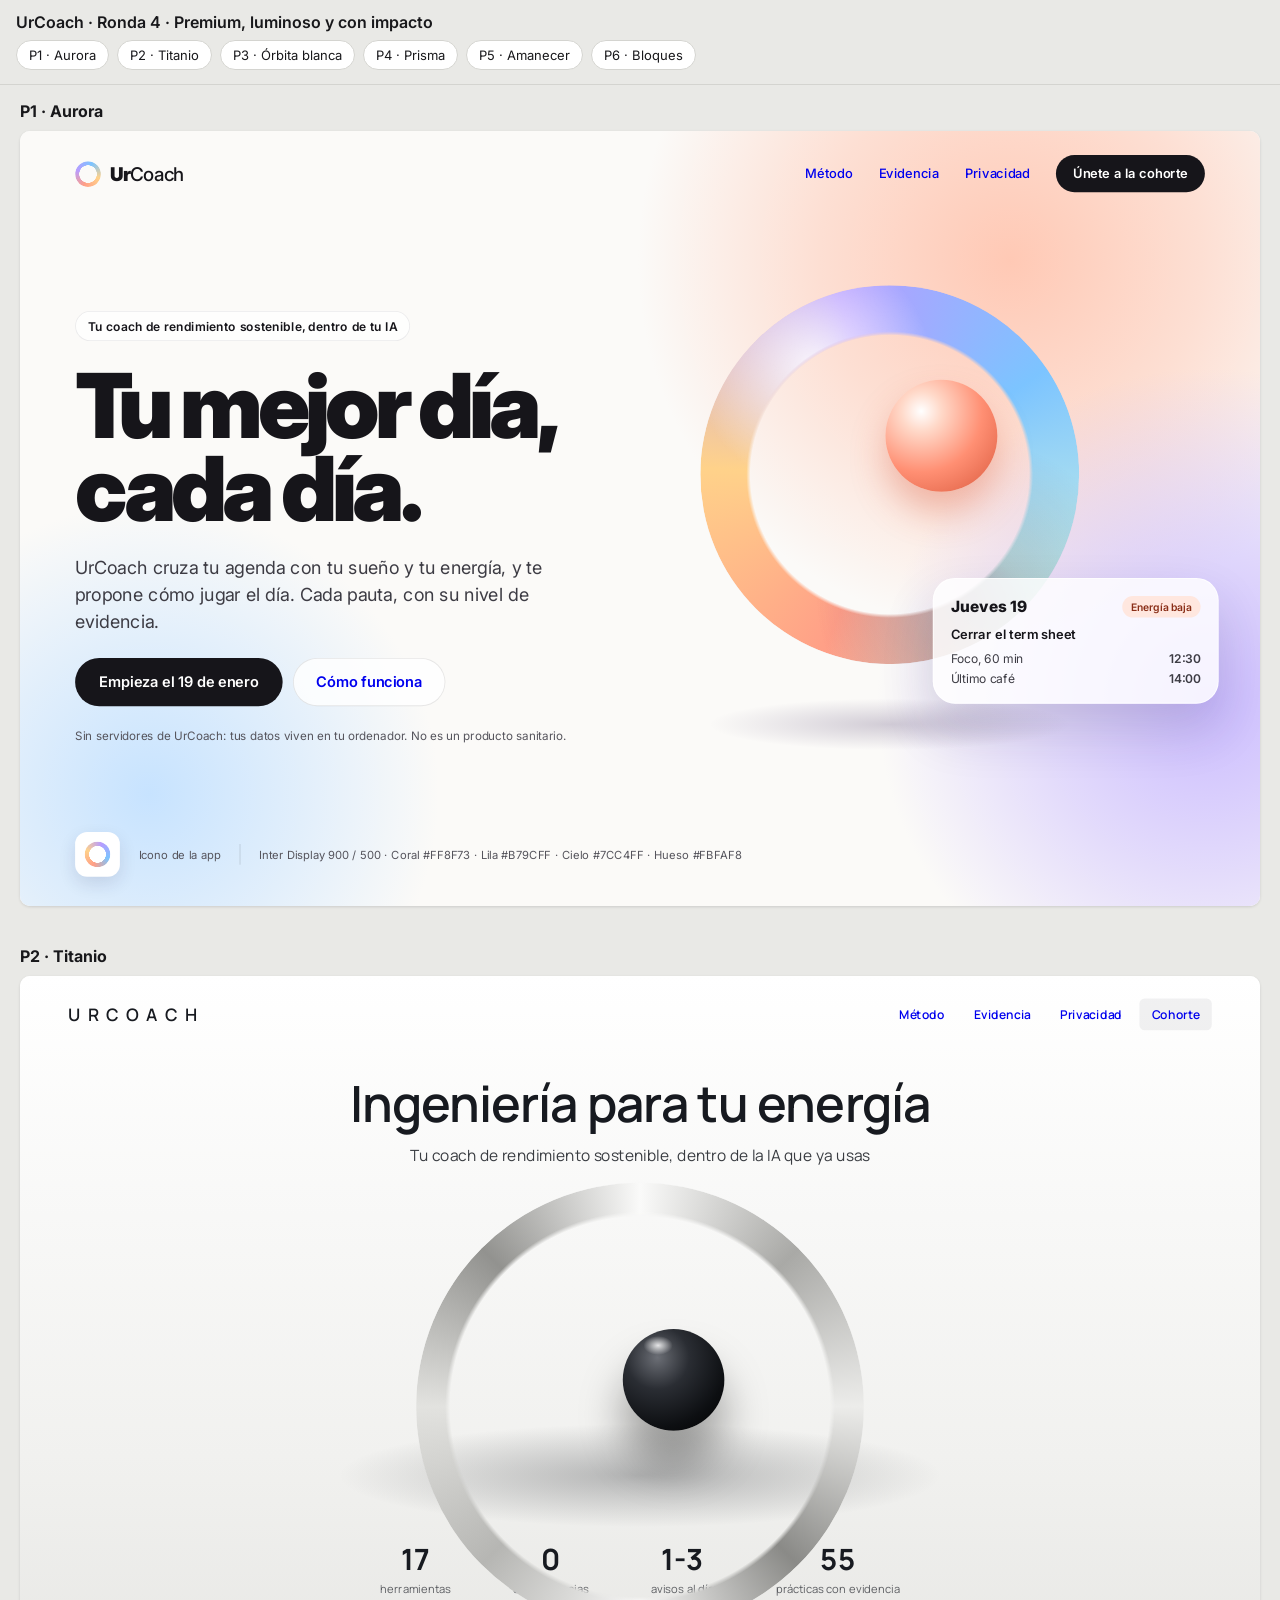
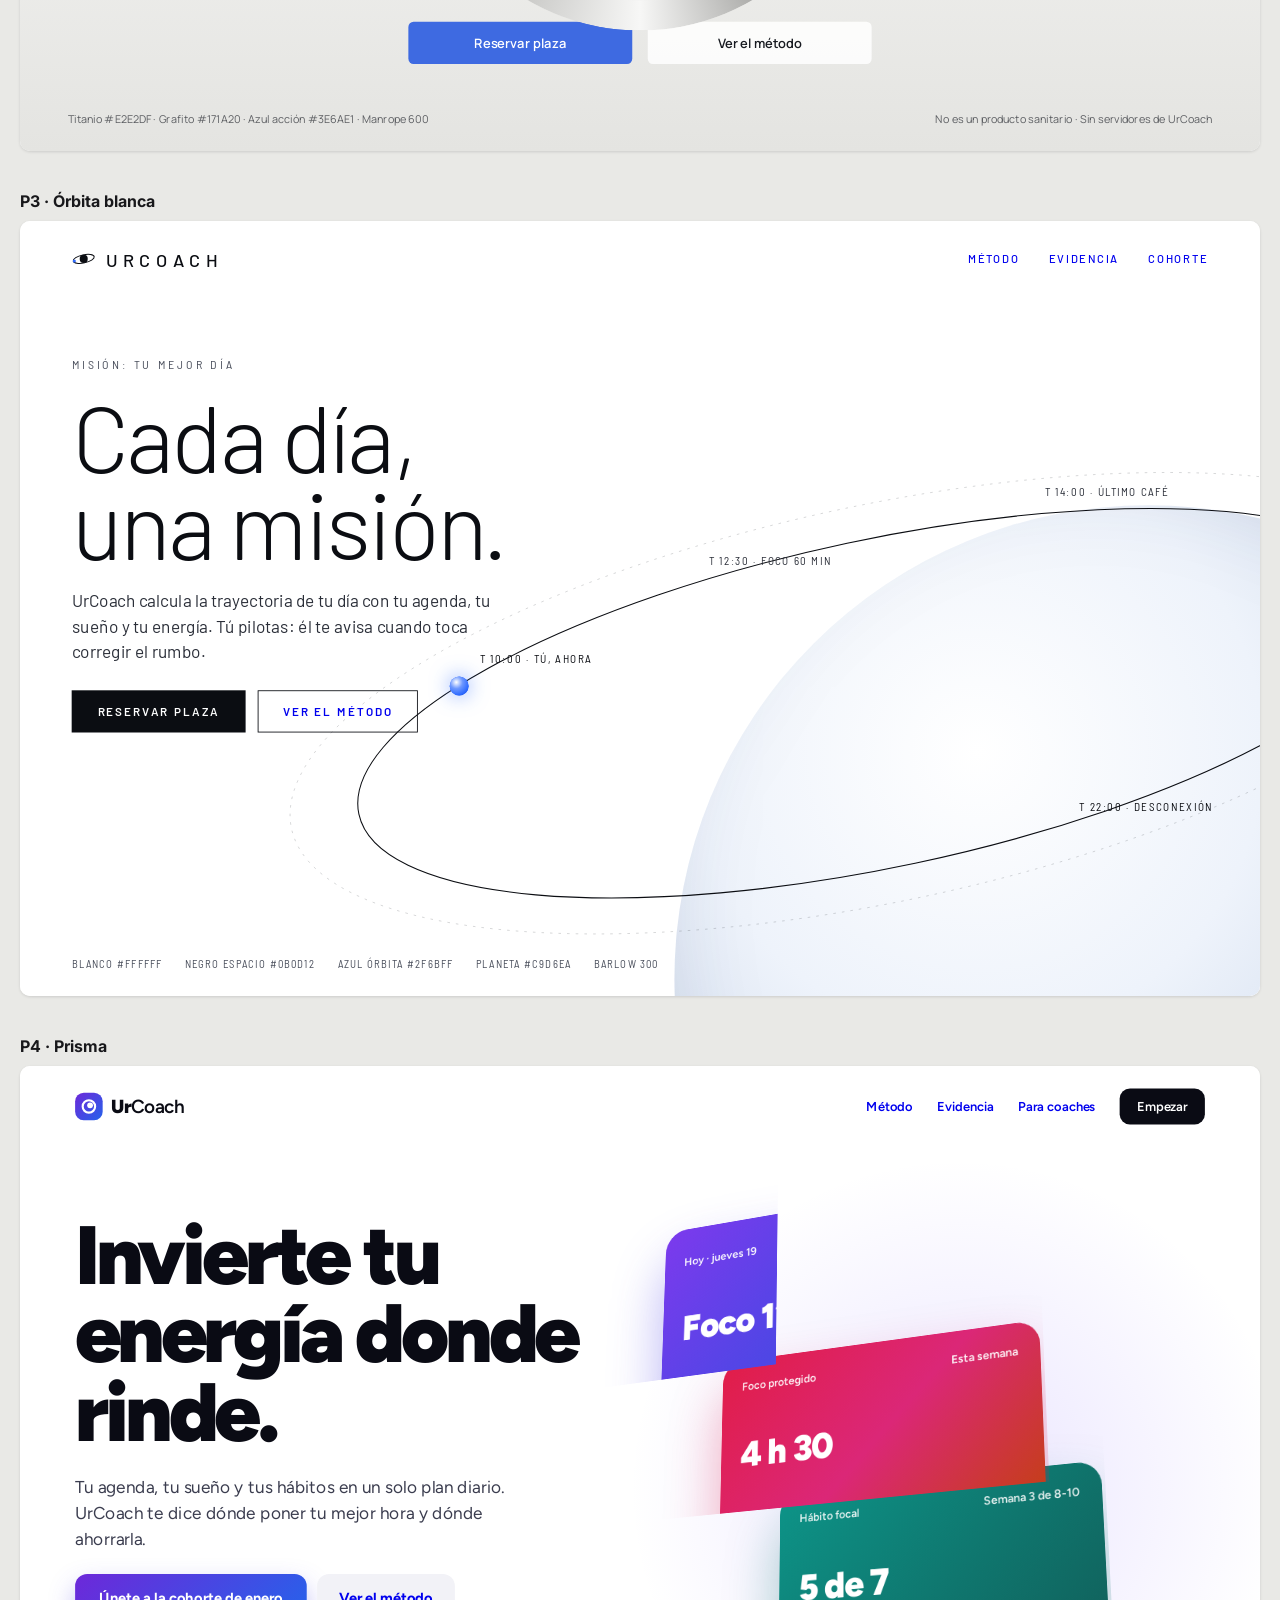
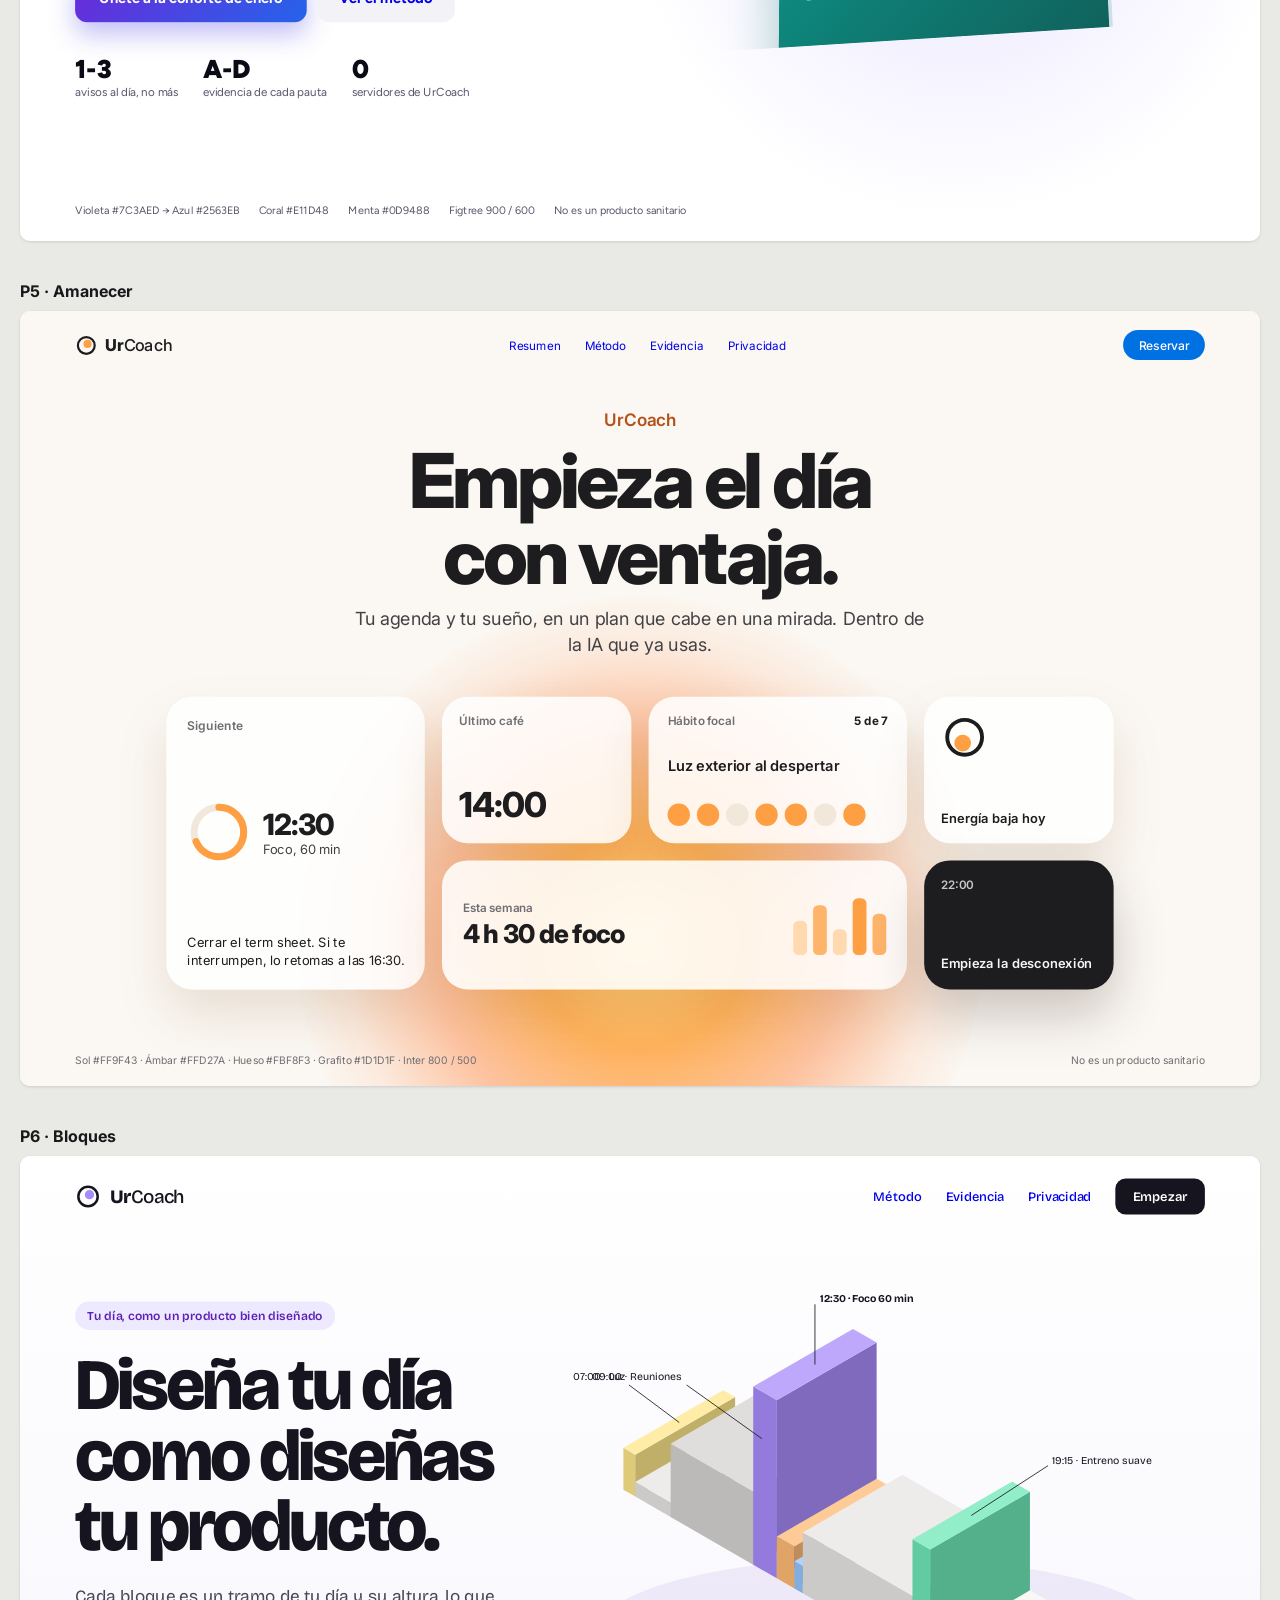
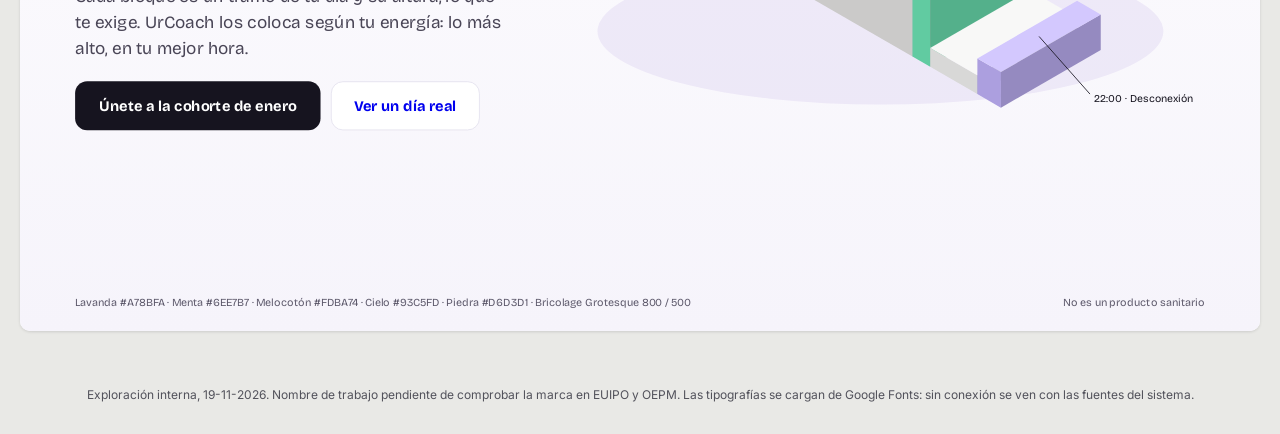
<file: marca/urcoach-marca-ronda4-premium.html>
<!doctype html>
<html lang="es"><head><meta charset="utf-8">
<meta name="viewport" content="width=device-width, initial-scale=1">
<meta name="robots" content="noindex, nofollow">
<title>UrCoach · Ronda 4 · Premium, luminoso y con impacto</title>
<link rel="preconnect" href="https://fonts.googleapis.com">
<link rel="stylesheet" href="https://fonts.googleapis.com/css2?family=Inter:opsz,wght@14..32,400;14..32,500;14..32,600;14..32,800;14..32,900&amp;display=swap">
<link rel="stylesheet" href="https://fonts.googleapis.com/css2?family=Manrope:wght@300;400;500;600;700;800&amp;display=swap">
<link rel="stylesheet" href="https://fonts.googleapis.com/css2?family=Barlow:wght@300;400;500;600&amp;family=Barlow+Semi+Condensed:wght@500&amp;display=swap">
<link rel="stylesheet" href="https://fonts.googleapis.com/css2?family=Figtree:wght@400;500;600;700;800;900&amp;display=swap">
<link rel="stylesheet" href="https://fonts.googleapis.com/css2?family=Inter:opsz,wght@14..32,400;14..32,500;14..32,600;14..32,700;14..32,800&amp;display=swap">
<link rel="stylesheet" href="https://fonts.googleapis.com/css2?family=Bricolage+Grotesque:opsz,wght@12..96,400;12..96,500;12..96,700;12..96,800&amp;display=swap">
<style>
:root{color-scheme:light}
body{margin:0;background:#e9e9e6;color:#18181b;font-family:Inter,system-ui,-apple-system,sans-serif}
header{position:sticky;top:0;z-index:5;background:rgba(233,233,230,.95);backdrop-filter:blur(6px);padding:12px 16px;border-bottom:1px solid #d4d4d0}
header p{margin:0 0 8px;font-weight:600}
nav{display:flex;gap:8px;overflow-x:auto;padding-bottom:2px}
nav a{white-space:nowrap;font-size:13px;color:#18181b;text-decoration:none;background:#fff;border:1px solid #d4d4d0;border-radius:999px;padding:6px 12px}
main{max-width:1240px;margin:0 auto;padding:16px}
section{margin:0 0 40px;scroll-margin-top:96px}
h2{font-size:16px;margin:0 0 10px}
.frame{width:100%;overflow:hidden;border-radius:10px;box-shadow:0 1px 3px rgba(0,0,0,.12);background:#fff;position:relative}
.board{transform-origin:0 0;position:absolute;top:0;left:0}
@keyframes p1float{0%{transform:translateY(0) rotate(-8deg)}50%{transform:translateY(-14px) rotate(-4deg)}100%{transform:translateY(0) rotate(-8deg)}}
@keyframes p1drift{0%{transform:translate(0,0)}50%{transform:translate(-30px,20px)}100%{transform:translate(0,0)}}
.p1-ring{animation:p1float 7s ease-in-out infinite}
.p1-blob{animation:p1drift 14s ease-in-out infinite}
@keyframes p2spin{0%{transform:rotateX(64deg) rotateZ(0deg)}100%{transform:rotateX(64deg) rotateZ(360deg)}}
.p2-ring{animation:p2spin 40s linear infinite}
@keyframes p3pulse{0%{transform:scale(1);opacity:0.55}70%{transform:scale(2.6);opacity:0}100%{transform:scale(2.6);opacity:0}}
.p3-pulse{animation:p3pulse 2.8s ease-out infinite}
@keyframes p4float{0%{transform:translateY(0)}50%{transform:translateY(-12px)}100%{transform:translateY(0)}}
.p4-stack{animation:p4float 8s ease-in-out infinite}
@keyframes p5glow{0%{transform:scale(1)}50%{transform:scale(1.06)}100%{transform:scale(1)}}
.p5-sun{animation:p5glow 9s ease-in-out infinite}
@keyframes p6rise{0%{transform:translateY(0)}50%{transform:translateY(-10px)}100%{transform:translateY(0)}}
.p6-sculpt{animation:p6rise 9s ease-in-out infinite}
footer{text-align:center;font-size:12px;color:#52525b;padding:0 16px 32px}
</style></head>
<body>
<header><p>UrCoach · Ronda 4 · Premium, luminoso y con impacto</p><nav><a href="#P1-Aurora">P1 · Aurora</a><a href="#P2-Titanio">P2 · Titanio</a><a href="#P3-Orbita">P3 · Órbita blanca</a><a href="#P4-Prisma">P4 · Prisma</a><a href="#P5-Amanecer">P5 · Amanecer</a><a href="#P6-Bloques">P6 · Bloques</a></nav></header>
<main>
<section id="P1-Aurora"><h2>P1 · Aurora</h2>
<div class="frame" style="aspect-ratio:1440/900" data-w="1440"><div class="board" style="width:1440px;height:900px">

<div style="width: 1440px; height: 900px; box-sizing: border-box; position: relative; overflow: hidden; background: #fbfaf8; color: #16151a; font-family: Inter, system-ui, sans-serif">
  <div class="p1-blob" style="position: absolute; width: 900px; height: 900px; left: 700px; top: -300px; border-radius: 50%; background: radial-gradient(circle at 50% 50%, #ffc9b5 0%, rgba(255,201,181,0.55) 35%, rgba(255,201,181,0) 68%)"></div>
  <div class="p1-blob" style="position: absolute; width: 800px; height: 800px; left: 980px; top: 260px; border-radius: 50%; background: radial-gradient(circle at 50% 50%, #cbbcff 0%, rgba(203,188,255,0.5) 35%, rgba(203,188,255,0) 68%)"></div>
  <div style="position: absolute; width: 700px; height: 700px; left: -200px; top: 420px; border-radius: 50%; background: radial-gradient(circle at 50% 50%, #c7e3ff 0%, rgba(199,227,255,0.5) 35%, rgba(199,227,255,0) 68%)"></div>

  <div style="position: relative; display: flex; justify-content: space-between; align-items: center; padding: 28px 64px">
    <div style="display: flex; align-items: center; gap: 10px">
      <div style="width: 30px; height: 30px; border-radius: 50%; background: conic-gradient(from 200deg, #ff9f87, #b79cff, #7cc4ff, #ffd28a, #ff9f87); -webkit-mask: radial-gradient(circle, transparent 47%, #000 49%); mask: radial-gradient(circle, transparent 47%, #000 49%)"></div>
      <span style="font-size: 22px; letter-spacing: -0.03em"><span style="font-weight: 900">Ur</span><span style="font-weight: 500">Coach</span></span>
    </div>
    <div style="display: flex; gap: 30px; align-items: center; font-size: 15px; font-weight: 500">
      <a href="#metodo" style="text-decoration: none">Método</a><a href="#evidencia" style="text-decoration: none">Evidencia</a><a href="#privacidad" style="text-decoration: none">Privacidad</a>
      <a href="#cohorte" style="text-decoration: none; background: #16151a; color: #ffffff; padding: 12px 20px; border-radius: 999px; font-weight: 600">Únete a la cohorte</a>
    </div>
  </div>

  <div style="position: relative; display: grid; grid-template-columns: minmax(0, 1fr) minmax(0, 1fr); gap: 20px; padding: 40px 64px 0; align-items: center">
    <div style="display: flex; flex-direction: column; gap: 26px">
      <span style="align-self: flex-start; font-size: 14px; font-weight: 600; background: rgba(255,255,255,0.75); border: 1px solid rgba(22,21,26,0.08); padding: 8px 14px; border-radius: 999px">Tu coach de rendimiento sostenible, dentro de tu IA</span>
      <h1 style="margin: 0; font-size: 104px; font-weight: 900; letter-spacing: -0.055em; line-height: 0.94">Tu mejor día,<br>cada día.</h1>
      <p style="margin: 0; font-size: 21px; line-height: 1.5; color: #3d3c44; max-width: 560px">UrCoach cruza tu agenda con tu sueño y tu energía, y te propone cómo jugar el día. Cada pauta, con su nivel de evidencia.</p>
      <div style="display: flex; gap: 12px; align-items: center">
        <a href="#cohorte" style="text-decoration: none; background: #16151a; color: #ffffff; padding: 18px 28px; border-radius: 999px; font-size: 17px; font-weight: 600">Empieza el 19 de enero</a>
        <a href="#como" style="text-decoration: none; background: rgba(255,255,255,0.8); border: 1px solid rgba(22,21,26,0.1); padding: 17px 26px; border-radius: 999px; font-size: 17px; font-weight: 600">Cómo funciona</a>
      </div>
      <p style="margin: 0; font-size: 13.5px; color: #55545c">Sin servidores de UrCoach: tus datos viven en tu ordenador. No es un producto sanitario.</p>
    </div>

    <div style="position: relative; height: 640px">
      <div style="position: absolute; left: 70px; top: 520px; width: 420px; height: 60px; border-radius: 50%; background: radial-gradient(closest-side, rgba(60,40,90,0.22), rgba(60,40,90,0))"></div>
      <div class="p1-ring" style="position: absolute; left: 60px; top: 40px; width: 440px; height: 440px">
        <div style="position: absolute; inset: 0; border-radius: 50%; background: conic-gradient(from 200deg, #ff9f87, #ffd28a, #b79cff, #7cc4ff, #c9f0e4, #ff9f87); -webkit-mask: radial-gradient(circle, transparent 52%, #000 53.5%); mask: radial-gradient(circle, transparent 52%, #000 53.5%); box-shadow: 0 40px 80px rgba(90,60,140,0.18)"></div>
        <div style="position: absolute; inset: 0; border-radius: 50%; background: radial-gradient(circle at 30% 22%, rgba(255,255,255,0.9) 0%, rgba(255,255,255,0) 30%), radial-gradient(circle at 72% 82%, rgba(60,30,110,0.25) 0%, rgba(60,30,110,0) 38%); -webkit-mask: radial-gradient(circle, transparent 52%, #000 53.5%); mask: radial-gradient(circle, transparent 52%, #000 53.5%)"></div>
        <div style="position: absolute; left: 215px; top: 110px; width: 130px; height: 130px; border-radius: 50%; background: radial-gradient(circle at 32% 28%, #ffffff 0%, #ffd9c9 18%, #ff8f73 55%, #d9583c 100%); box-shadow: 0 24px 40px rgba(217,88,60,0.35)"></div>
      </div>
      <div style="position: absolute; left: 330px; top: 380px; width: 290px; background: rgba(255,255,255,0.82); border: 1px solid rgba(255,255,255,0.9); border-radius: 26px; padding: 20px; box-shadow: 0 30px 60px rgba(40,30,70,0.16); display: flex; flex-direction: column; gap: 10px">
        <div style="display: flex; justify-content: space-between; align-items: center"><span style="font-size: 18px; font-weight: 800">Jueves 19</span><span style="font-size: 12px; font-weight: 600; background: #ffe7df; color: #8a2f18; padding: 5px 10px; border-radius: 999px">Energía baja</span></div>
        <span style="font-size: 15px; font-weight: 600">Cerrar el term sheet</span>
        <div style="display: flex; flex-direction: column; gap: 6px; font-size: 14px; color: #3d3c44">
          <div style="display: flex; justify-content: space-between"><span>Foco, 60 min</span><span style="font-weight: 600">12:30</span></div>
          <div style="display: flex; justify-content: space-between"><span>Último café</span><span style="font-weight: 600">14:00</span></div>
        </div>
      </div>
    </div>
  </div>

  <div style="position: absolute; left: 64px; bottom: 34px; display: flex; gap: 22px; align-items: center; font-size: 13px; color: #55545c">
    <div style="width: 52px; height: 52px; border-radius: 14px; background: #ffffff; box-shadow: 0 8px 20px rgba(40,30,70,0.12); display: flex; align-items: center; justify-content: center">
      <div style="width: 30px; height: 30px; border-radius: 50%; background: conic-gradient(from 200deg, #ff9f87, #ffd28a, #b79cff, #7cc4ff, #ff9f87); -webkit-mask: radial-gradient(circle, transparent 45%, #000 47%); mask: radial-gradient(circle, transparent 45%, #000 47%)"></div>
    </div>
    <span>Icono de la app</span>
    <span style="width: 1px; height: 24px; background: rgba(22,21,26,0.15)"></span>
    <span>Inter Display 900 / 500 · Coral #FF8F73 · Lila #B79CFF · Cielo #7CC4FF · Hueso #FBFAF8</span>
  </div>
</div>
</div></div></section><section id="P2-Titanio"><h2>P2 · Titanio</h2>
<div class="frame" style="aspect-ratio:1440/900" data-w="1440"><div class="board" style="width:1440px;height:900px">

<div style="width: 1440px; height: 900px; box-sizing: border-box; position: relative; overflow: hidden; background: linear-gradient(180deg, #ffffff 0%, #f1f1ef 62%, #e4e4e1 100%); color: #171a20; font-family: Manrope, system-ui, sans-serif">
  <div style="display: flex; justify-content: space-between; align-items: center; padding: 26px 56px">
    <span style="font-size: 20px; font-weight: 600; letter-spacing: 0.42em">URCOACH</span>
    <div style="display: flex; gap: 6px; font-size: 14px; font-weight: 600">
      <a href="#metodo" style="text-decoration: none; padding: 9px 14px; border-radius: 6px">Método</a>
      <a href="#evidencia" style="text-decoration: none; padding: 9px 14px; border-radius: 6px">Evidencia</a>
      <a href="#privacidad" style="text-decoration: none; padding: 9px 14px; border-radius: 6px">Privacidad</a>
      <a href="#cohorte" style="text-decoration: none; padding: 9px 14px; border-radius: 6px; background: rgba(23,26,32,0.06)">Cohorte</a>
    </div>
  </div>

  <div style="display: flex; flex-direction: column; align-items: center; gap: 10px; padding-top: 18px">
    <h1 style="margin: 0; font-size: 58px; font-weight: 600; letter-spacing: -0.02em">Ingeniería para tu energía</h1>
    <p style="margin: 0; font-size: 18px; color: #393c41">Tu coach de rendimiento sostenible, dentro de la IA que ya usas</p>
  </div>

  <div style="position: relative; height: 430px; perspective: 1400px; display: flex; justify-content: center">
    <div style="position: absolute; top: 300px; width: 700px; height: 120px; border-radius: 50%; background: radial-gradient(closest-side, rgba(23,26,32,0.28), rgba(23,26,32,0))"></div>
    <div class="p2-ring" style="position: absolute; top: 20px; width: 520px; height: 520px; border-radius: 50%; transform-style: preserve-3d; background: conic-gradient(from 0deg, #fafaf9, #a9a9a6, #ececea, #8a8a87, #f7f7f6, #b6b6b3, #e2e2df, #92928f, #fafaf9); -webkit-mask: radial-gradient(circle, transparent 60%, #000 61.5%); mask: radial-gradient(circle, transparent 60%, #000 61.5%); box-shadow: 0 0 0 1px rgba(0,0,0,0.05)"></div>
    <div style="position: absolute; top: 190px; left: 700px; width: 118px; height: 118px; border-radius: 50%; background: radial-gradient(circle at 34% 28%, #6b6e75 0%, #2a2d33 32%, #0d0f12 70%, #000000 100%); box-shadow: 0 40px 50px rgba(0,0,0,0.35)"></div>
    <div style="position: absolute; top: 198px; left: 724px; width: 34px; height: 22px; border-radius: 50%; background: radial-gradient(closest-side, rgba(255,255,255,0.85), rgba(255,255,255,0))"></div>
  </div>

  <div style="display: flex; justify-content: center; gap: 72px; margin-top: 4px">
    <div style="display: flex; flex-direction: column; align-items: center; gap: 2px"><span style="font-size: 34px; font-weight: 700">17</span><span style="font-size: 13px; color: #5c5e62">herramientas</span></div>
    <div style="display: flex; flex-direction: column; align-items: center; gap: 2px"><span style="font-size: 34px; font-weight: 700">0</span><span style="font-size: 13px; color: #5c5e62">dependencias</span></div>
    <div style="display: flex; flex-direction: column; align-items: center; gap: 2px"><span style="font-size: 34px; font-weight: 700">1-3</span><span style="font-size: 13px; color: #5c5e62">avisos al día</span></div>
    <div style="display: flex; flex-direction: column; align-items: center; gap: 2px"><span style="font-size: 34px; font-weight: 700">55</span><span style="font-size: 13px; color: #5c5e62">prácticas con evidencia</span></div>
  </div>

  <div style="display: flex; justify-content: center; gap: 18px; margin-top: 30px">
    <a href="#cohorte" style="text-decoration: none; width: 260px; text-align: center; background: #3e6ae1; color: #ffffff; padding: 14px 0; border-radius: 6px; font-size: 15px; font-weight: 600">Reservar plaza</a>
    <a href="#metodo" style="text-decoration: none; width: 260px; text-align: center; background: rgba(255,255,255,0.85); color: #171a20; padding: 14px 0; border-radius: 6px; font-size: 15px; font-weight: 600">Ver el método</a>
  </div>

  <div style="position: absolute; left: 56px; bottom: 28px; right: 56px; display: flex; justify-content: space-between; font-size: 12.5px; color: #5c5e62">
    <span>Titanio #E2E2DF · Grafito #171A20 · Azul acción #3E6AE1 · Manrope 600</span>
    <span>No es un producto sanitario · Sin servidores de UrCoach</span>
  </div>
</div>
</div></div></section><section id="P3-Orbita"><h2>P3 · Órbita blanca</h2>
<div class="frame" style="aspect-ratio:1440/900" data-w="1440"><div class="board" style="width:1440px;height:900px">

<div style="width: 1440px; height: 900px; box-sizing: border-box; position: relative; overflow: hidden; background: #ffffff; color: #0b0d12; font-family: Barlow, system-ui, sans-serif">
  <div style="position: absolute; left: 760px; top: 330px; width: 1100px; height: 1100px; border-radius: 50%; background: radial-gradient(circle at 32% 26%, #ffffff 0%, #eef3fb 30%, #c9d6ea 62%, #95a8c6 88%, #7e93b5 100%); box-shadow: inset -60px -80px 140px rgba(40,60,100,0.25)"></div>
  <svg width="1440" height="900" viewBox="0 0 1440 900" style="position: absolute; left: 0; top: 0" aria-hidden="true">
    <ellipse cx="1000" cy="560" rx="620" ry="190" fill="none" stroke="#0b0d12" stroke-width="1.2" transform="rotate(-12 1000 560)"></ellipse>
    <ellipse cx="1000" cy="560" rx="700" ry="230" fill="none" stroke="#0b0d12" stroke-opacity="0.18" stroke-width="1" stroke-dasharray="3 7" transform="rotate(-12 1000 560)"></ellipse>
  </svg>
  <div style="position: absolute; left: 499px; top: 529px; width: 22px; height: 22px">
    <div class="p3-pulse" style="position: absolute; inset: 0; border-radius: 50%; background: #2f6bff"></div>
    <div style="position: absolute; inset: 0; border-radius: 50%; background: radial-gradient(circle at 35% 30%, #ffffff 0%, #6e98ff 35%, #2f6bff 70%, #1440c8 100%); box-shadow: 0 0 24px rgba(47,107,255,0.6)"></div>
  </div>

  <div style="position: relative; display: flex; justify-content: space-between; align-items: center; padding: 30px 60px">
    <div style="display: flex; align-items: center; gap: 12px">
      <svg width="28" height="28" viewBox="0 0 72 72" aria-hidden="true"><ellipse cx="36" cy="36" rx="32" ry="12" fill="none" stroke="#0b0d12" stroke-width="3" transform="rotate(-12 36 36)"></ellipse><circle cx="36" cy="36" r="12" fill="#0b0d12"></circle><circle cx="8" cy="42" r="4.5" fill="#2f6bff"></circle></svg>
      <span style="font-size: 21px; font-weight: 500; letter-spacing: 0.3em">URCOACH</span>
    </div>
    <div style="display: flex; gap: 34px; font-size: 13px; font-weight: 500; letter-spacing: 0.16em">
      <a href="#metodo" style="text-decoration: none">MÉTODO</a><a href="#evidencia" style="text-decoration: none">EVIDENCIA</a><a href="#cohorte" style="text-decoration: none">COHORTE</a>
    </div>
  </div>

  <div style="position: relative; padding: 70px 60px 0; display: flex; flex-direction: column; gap: 24px; max-width: 640px">
    <span style="font-family: 'Barlow Semi Condensed', sans-serif; font-size: 14px; letter-spacing: 0.24em; color: #4a4f5c">MISIÓN: TU MEJOR DÍA</span>
    <h1 style="margin: 0; font-size: 110px; font-weight: 300; letter-spacing: -0.03em; line-height: 0.92">Cada día,<br>una misión.</h1>
    <p style="margin: 0; font-size: 20px; line-height: 1.5; color: #2b2f39; max-width: 500px">UrCoach calcula la trayectoria de tu día con tu agenda, tu sueño y tu energía. Tú pilotas: él te avisa cuando toca corregir el rumbo.</p>
    <div style="display: flex; gap: 14px; margin-top: 6px">
      <a href="#cohorte" style="text-decoration: none; background: #0b0d12; color: #ffffff; padding: 16px 30px; font-size: 13.5px; font-weight: 600; letter-spacing: 0.18em">RESERVAR PLAZA</a>
      <a href="#metodo" style="text-decoration: none; border: 1.5px solid #0b0d12; padding: 14.5px 28px; font-size: 13.5px; font-weight: 600; letter-spacing: 0.18em">VER EL MÉTODO</a>
    </div>
  </div>

  <div style="position: absolute; left: 534px; top: 500px; font-family: 'Barlow Semi Condensed', sans-serif; font-size: 13px; letter-spacing: 0.12em; color: #0b0d12">T 10:00 · TÚ, AHORA</div>
  <div style="position: absolute; left: 800px; top: 386px; font-family: 'Barlow Semi Condensed', sans-serif; font-size: 13px; letter-spacing: 0.12em; color: #2b2f39">T 12:30 · FOCO 60 MIN</div>
  <div style="position: absolute; left: 1190px; top: 306px; font-family: 'Barlow Semi Condensed', sans-serif; font-size: 13px; letter-spacing: 0.12em; color: #2b2f39">T 14:00 · ÚLTIMO CAFÉ</div>
  <div style="position: absolute; left: 1230px; top: 672px; font-family: 'Barlow Semi Condensed', sans-serif; font-size: 13px; letter-spacing: 0.12em; color: #0b0d12">T 22:00 · DESCONEXIÓN</div>

  <div style="position: absolute; left: 60px; bottom: 30px; display: flex; gap: 26px; font-family: 'Barlow Semi Condensed', sans-serif; font-size: 12.5px; letter-spacing: 0.1em; color: #4a4f5c">
    <span>BLANCO #FFFFFF</span><span>NEGRO ESPACIO #0B0D12</span><span>AZUL ÓRBITA #2F6BFF</span><span>PLANETA #C9D6EA</span><span>BARLOW 300</span>
  </div>
</div>
</div></div></section><section id="P4-Prisma"><h2>P4 · Prisma</h2>
<div class="frame" style="aspect-ratio:1440/900" data-w="1440"><div class="board" style="width:1440px;height:900px">

<div style="width: 1440px; height: 900px; box-sizing: border-box; position: relative; overflow: hidden; background: #ffffff; color: #0a0b14; font-family: Figtree, system-ui, sans-serif">
  <div style="position: absolute; left: 640px; top: 40px; width: 900px; height: 900px; border-radius: 50%; background: radial-gradient(circle, rgba(124,92,255,0.16) 0%, rgba(124,92,255,0) 60%)"></div>

  <div style="position: relative; display: flex; justify-content: space-between; align-items: center; padding: 26px 64px">
    <div style="display: flex; align-items: center; gap: 10px">
      <div style="width: 32px; height: 32px; border-radius: 10px; background: linear-gradient(135deg, #6d28d9, #2563eb); display: flex; align-items: center; justify-content: center">
        <svg width="20" height="20" viewBox="0 0 72 72" aria-hidden="true"><circle cx="36" cy="36" r="26" fill="none" stroke="#ffffff" stroke-width="9"></circle><circle cx="41" cy="31" r="12" fill="#ffffff"></circle></svg>
      </div>
      <span style="font-size: 22px; letter-spacing: -0.03em"><span style="font-weight: 900">Ur</span><span style="font-weight: 600">Coach</span></span>
    </div>
    <div style="display: flex; gap: 28px; align-items: center; font-size: 15px; font-weight: 600">
      <a href="#metodo" style="text-decoration: none">Método</a><a href="#evidencia" style="text-decoration: none">Evidencia</a><a href="#coaches" style="text-decoration: none">Para coaches</a>
      <a href="#cohorte" style="text-decoration: none; background: #0a0b14; color: #ffffff; padding: 12px 20px; border-radius: 12px">Empezar</a>
    </div>
  </div>

  <div style="position: relative; display: grid; grid-template-columns: minmax(0, 1fr) minmax(0, 1.05fr); padding: 50px 64px 0; gap: 20px">
    <div style="display: flex; flex-direction: column; gap: 26px; padding-top: 30px">
      <h1 style="margin: 0; font-size: 96px; font-weight: 900; letter-spacing: -0.05em; line-height: 0.95">Invierte tu energía donde rinde.</h1>
      <p style="margin: 0; font-size: 20px; line-height: 1.5; color: #3b3d4f; max-width: 540px">Tu agenda, tu sueño y tus hábitos en un solo plan diario. UrCoach te dice dónde poner tu mejor hora y dónde ahorrarla.</p>
      <div style="display: flex; gap: 12px">
        <a href="#cohorte" style="text-decoration: none; background: linear-gradient(135deg, #6d28d9, #2563eb); color: #ffffff; padding: 18px 28px; border-radius: 14px; font-size: 17px; font-weight: 700; box-shadow: 0 14px 30px rgba(79,70,229,0.35)">Únete a la cohorte de enero</a>
        <a href="#metodo" style="text-decoration: none; background: #f2f2f7; padding: 18px 26px; border-radius: 14px; font-size: 17px; font-weight: 700">Ver el método</a>
      </div>
      <div style="display: flex; gap: 28px; margin-top: 10px">
        <div style="display: flex; flex-direction: column"><span style="font-size: 30px; font-weight: 900">1-3</span><span style="font-size: 13.5px; color: #55576b">avisos al día, no más</span></div>
        <div style="display: flex; flex-direction: column"><span style="font-size: 30px; font-weight: 900">A-D</span><span style="font-size: 13.5px; color: #55576b">evidencia de cada pauta</span></div>
        <div style="display: flex; flex-direction: column"><span style="font-size: 30px; font-weight: 900">0</span><span style="font-size: 13.5px; color: #55576b">servidores de UrCoach</span></div>
      </div>
    </div>

    <div style="position: relative; height: 620px; perspective: 1600px">
      <div class="p4-stack" style="position: absolute; inset: 0; transform-style: preserve-3d">
        <div style="position: absolute; left: 150px; top: 330px; width: 400px; height: 240px; border-radius: 28px; background: linear-gradient(135deg, #0d9488 0%, #0f766e 55%, #115e59 100%); transform: rotateY(-20deg) rotateX(14deg) rotateZ(-6deg); box-shadow: 0 40px 70px rgba(15,118,110,0.35); padding: 26px; box-sizing: border-box; color: #ffffff; display: flex; flex-direction: column; justify-content: space-between">
          <div style="display: flex; justify-content: space-between; font-size: 14px; font-weight: 600; opacity: 0.9"><span>Hábito focal</span><span>Semana 3 de 8-10</span></div>
          <span style="font-size: 44px; font-weight: 900; letter-spacing: -0.03em">5 de 7</span>
          <span style="font-size: 15px; font-weight: 600">Luz exterior al despertar</span>
        </div>
        <div style="position: absolute; left: 80px; top: 170px; width: 400px; height: 240px; border-radius: 28px; background: linear-gradient(135deg, #e11d48 0%, #db2777 50%, #c2410c 100%); transform: rotateY(-20deg) rotateX(14deg) rotateZ(-6deg); box-shadow: 0 40px 70px rgba(225,29,72,0.35); padding: 26px; box-sizing: border-box; color: #ffffff; display: flex; flex-direction: column; justify-content: space-between">
          <div style="display: flex; justify-content: space-between; font-size: 14px; font-weight: 600; opacity: 0.95"><span>Foco protegido</span><span>Esta semana</span></div>
          <span style="font-size: 44px; font-weight: 900; letter-spacing: -0.03em">4 h 30</span>
          <span style="font-size: 15px; font-weight: 600">3 de 5 destacados cumplidos</span>
        </div>
        <div style="position: absolute; left: 10px; top: 10px; width: 400px; height: 240px; border-radius: 28px; background: linear-gradient(135deg, #7c3aed 0%, #4f46e5 50%, #2563eb 100%); transform: rotateY(-20deg) rotateX(14deg) rotateZ(-6deg); box-shadow: 0 40px 70px rgba(79,70,229,0.4); padding: 26px; box-sizing: border-box; color: #ffffff; display: flex; flex-direction: column; justify-content: space-between">
          <div style="display: flex; justify-content: space-between; align-items: center">
            <span style="font-size: 14px; font-weight: 600; opacity: 0.95">Hoy · jueves 19</span>
            <svg width="34" height="34" viewBox="0 0 72 72" aria-hidden="true"><circle cx="36" cy="36" r="26" fill="none" stroke="#ffffff" stroke-width="7"></circle><circle cx="33" cy="45" r="12" fill="#ffffff"></circle></svg>
          </div>
          <span style="font-size: 44px; font-weight: 900; letter-spacing: -0.03em">Foco 12:30</span>
          <span style="font-size: 15px; font-weight: 600">Energía baja · último café a las 14:00</span>
        </div>
      </div>
    </div>
  </div>

  <div style="position: absolute; left: 64px; bottom: 28px; display: flex; gap: 22px; font-size: 12.5px; color: #55576b">
    <span>Violeta #7C3AED → Azul #2563EB</span><span>Coral #E11D48</span><span>Menta #0D9488</span><span>Figtree 900 / 600</span><span>No es un producto sanitario</span>
  </div>
</div>
</div></div></section><section id="P5-Amanecer"><h2>P5 · Amanecer</h2>
<div class="frame" style="aspect-ratio:1440/900" data-w="1440"><div class="board" style="width:1440px;height:900px">

<div style="width: 1440px; height: 900px; box-sizing: border-box; position: relative; overflow: hidden; background: #fbf8f3; color: #1d1d1f; font-family: Inter, system-ui, sans-serif">
  <div class="p5-sun" style="position: absolute; left: 320px; top: 330px; width: 800px; height: 800px; border-radius: 50%; background: radial-gradient(circle, #ffd27a 0%, #ffb35c 22%, rgba(255,150,90,0.55) 42%, rgba(255,170,120,0.18) 60%, rgba(255,190,150,0) 72%)"></div>

  <div style="position: relative; display: flex; justify-content: space-between; align-items: center; padding: 22px 64px">
    <div style="display: flex; align-items: center; gap: 9px">
      <svg width="26" height="26" viewBox="0 0 72 72" aria-hidden="true"><circle cx="36" cy="36" r="27" fill="none" stroke="#1d1d1f" stroke-width="7"></circle><circle cx="40" cy="31" r="13" fill="#ff9f43"></circle></svg>
      <span style="font-size: 19px; letter-spacing: -0.02em"><span style="font-weight: 800">Ur</span><span style="font-weight: 500">Coach</span></span>
    </div>
    <div style="display: flex; gap: 28px; font-size: 13.5px; color: #424245">
      <a href="#resumen" style="text-decoration: none">Resumen</a><a href="#metodo" style="text-decoration: none">Método</a><a href="#evidencia" style="text-decoration: none">Evidencia</a><a href="#privacidad" style="text-decoration: none">Privacidad</a>
    </div>
    <a href="#cohorte" style="text-decoration: none; background: #0071e3; color: #ffffff; padding: 9px 18px; border-radius: 999px; font-size: 14px; font-weight: 500">Reservar</a>
  </div>

  <div style="position: relative; display: flex; flex-direction: column; align-items: center; gap: 14px; padding-top: 36px">
    <span style="font-size: 20px; font-weight: 600; color: #b4521b">UrCoach</span>
    <h1 style="margin: 0; font-size: 88px; font-weight: 800; letter-spacing: -0.045em; line-height: 1; text-align: center">Empieza el día<br>con ventaja.</h1>
    <p style="margin: 0; font-size: 21px; color: #424245; text-align: center; max-width: 680px; line-height: 1.45">Tu agenda y tu sueño, en un plan que cabe en una mirada. Dentro de la IA que ya usas.</p>
  </div>

  <div style="position: relative; display: grid; grid-template-columns: 300px 220px 300px 220px; grid-template-rows: 170px 150px; gap: 20px; justify-content: center; margin-top: 44px">
    <div style="grid-row: span 2; background: rgba(255,255,255,0.86); border-radius: 30px; padding: 24px; box-shadow: 0 30px 60px rgba(120,70,20,0.14); display: flex; flex-direction: column; justify-content: space-between">
      <span style="font-size: 14px; font-weight: 600; color: #6e6e73">Siguiente</span>
      <div style="display: flex; align-items: center; gap: 14px">
        <svg width="74" height="74" viewBox="0 0 72 72" aria-hidden="true"><circle cx="36" cy="36" r="28" fill="none" stroke="#f1e7da" stroke-width="8"></circle><circle cx="36" cy="36" r="28" fill="none" stroke="#ff9f43" stroke-width="8" stroke-dasharray="120 176" stroke-linecap="round" transform="rotate(-90 36 36)"></circle></svg>
        <div style="display: flex; flex-direction: column"><span style="font-size: 34px; font-weight: 800; letter-spacing: -0.03em">12:30</span><span style="font-size: 15px; color: #424245">Foco, 60 min</span></div>
      </div>
      <span style="font-size: 15px; line-height: 1.4">Cerrar el term sheet. Si te interrumpen, lo retomas a las 16:30.</span>
    </div>
    <div style="background: rgba(255,255,255,0.86); border-radius: 30px; padding: 20px; box-shadow: 0 30px 60px rgba(120,70,20,0.14); display: flex; flex-direction: column; justify-content: space-between">
      <span style="font-size: 13.5px; font-weight: 600; color: #6e6e73">Último café</span>
      <span style="font-size: 40px; font-weight: 800; letter-spacing: -0.03em">14:00</span>
    </div>
    <div style="background: rgba(255,255,255,0.86); border-radius: 30px; padding: 20px 22px; box-shadow: 0 30px 60px rgba(120,70,20,0.14); display: flex; flex-direction: column; justify-content: space-between">
      <div style="display: flex; justify-content: space-between"><span style="font-size: 13.5px; font-weight: 600; color: #6e6e73">Hábito focal</span><span style="font-size: 13.5px; font-weight: 700">5 de 7</span></div>
      <span style="font-size: 17px; font-weight: 600">Luz exterior al despertar</span>
      <div style="display: flex; gap: 8px">
        <span style="width: 26px; height: 26px; border-radius: 50%; background: #ff9f43"></span><span style="width: 26px; height: 26px; border-radius: 50%; background: #ff9f43"></span><span style="width: 26px; height: 26px; border-radius: 50%; background: #f1e7da"></span><span style="width: 26px; height: 26px; border-radius: 50%; background: #ff9f43"></span><span style="width: 26px; height: 26px; border-radius: 50%; background: #ff9f43"></span><span style="width: 26px; height: 26px; border-radius: 50%; background: #f1e7da"></span><span style="width: 26px; height: 26px; border-radius: 50%; background: #ff9f43"></span>
      </div>
    </div>
    <div style="background: rgba(255,255,255,0.86); border-radius: 30px; padding: 20px; box-shadow: 0 30px 60px rgba(120,70,20,0.14); display: flex; flex-direction: column; justify-content: space-between; align-items: flex-start">
      <svg width="54" height="54" viewBox="0 0 72 72" role="img" aria-label="Energía baja"><circle cx="36" cy="36" r="27" fill="none" stroke="#1d1d1f" stroke-width="6"></circle><circle cx="33" cy="45" r="13" fill="#ff9f43"></circle></svg>
      <span style="font-size: 15px; font-weight: 600">Energía baja hoy</span>
    </div>
    <div style="grid-column: span 2; background: rgba(255,255,255,0.86); border-radius: 30px; padding: 20px 24px; box-shadow: 0 30px 60px rgba(120,70,20,0.14); display: flex; align-items: center; justify-content: space-between">
      <div style="display: flex; flex-direction: column; gap: 4px"><span style="font-size: 13.5px; font-weight: 600; color: #6e6e73">Esta semana</span><span style="font-size: 30px; font-weight: 800; letter-spacing: -0.03em">4 h 30 de foco</span></div>
      <div style="display: flex; align-items: flex-end; gap: 7px; height: 70px">
        <span style="width: 16px; height: 40px; border-radius: 6px; background: #ffd9b0"></span><span style="width: 16px; height: 58px; border-radius: 6px; background: #ffb46b"></span><span style="width: 16px; height: 30px; border-radius: 6px; background: #ffd9b0"></span><span style="width: 16px; height: 66px; border-radius: 6px; background: #ff9f43"></span><span style="width: 16px; height: 48px; border-radius: 6px; background: #ffb46b"></span>
      </div>
    </div>
    <div style="background: #1d1d1f; color: #f5f5f7; border-radius: 30px; padding: 20px; box-shadow: 0 30px 60px rgba(40,20,0,0.22); display: flex; flex-direction: column; justify-content: space-between">
      <span style="font-size: 13.5px; font-weight: 600; color: #c7c7cc">22:00</span>
      <span style="font-size: 15px; font-weight: 600; line-height: 1.35">Empieza la desconexión</span>
    </div>
  </div>

  <div style="position: absolute; left: 64px; bottom: 22px; right: 64px; display: flex; justify-content: space-between; font-size: 12px; color: #6e6e73">
    <span>Sol #FF9F43 · Ámbar #FFD27A · Hueso #FBF8F3 · Grafito #1D1D1F · Inter 800 / 500</span>
    <span>No es un producto sanitario</span>
  </div>
</div>
</div></div></section><section id="P6-Bloques"><h2>P6 · Bloques</h2>
<div class="frame" style="aspect-ratio:1440/900" data-w="1440"><div class="board" style="width:1440px;height:900px">

<div style="width: 1440px; height: 900px; box-sizing: border-box; position: relative; overflow: hidden; background: linear-gradient(180deg, #ffffff 0%, #f6f4fb 100%); color: #16141f; font-family: 'Bricolage Grotesque', system-ui, sans-serif">
  <div style="display: flex; justify-content: space-between; align-items: center; padding: 26px 64px">
    <div style="display: flex; align-items: center; gap: 10px">
      <svg width="30" height="30" viewBox="0 0 72 72" aria-hidden="true"><circle cx="36" cy="36" r="27" fill="none" stroke="#16141f" stroke-width="7"></circle><circle cx="40" cy="31" r="13" fill="#a78bfa"></circle></svg>
      <span style="font-size: 22px; letter-spacing: -0.03em"><span style="font-weight: 800">Ur</span><span style="font-weight: 500">Coach</span></span>
    </div>
    <div style="display: flex; gap: 28px; align-items: center; font-size: 15px; font-weight: 500">
      <a href="#metodo" style="text-decoration: none">Método</a><a href="#evidencia" style="text-decoration: none">Evidencia</a><a href="#privacidad" style="text-decoration: none">Privacidad</a>
      <a href="#cohorte" style="text-decoration: none; background: #16141f; color: #ffffff; padding: 12px 20px; border-radius: 12px; font-weight: 600">Empezar</a>
    </div>
  </div>

  <div style="display: grid; grid-template-columns: minmax(0, 0.85fr) minmax(0, 1.15fr); padding: 40px 64px 0; align-items: center">
    <div style="display: flex; flex-direction: column; gap: 24px">
      <span style="align-self: flex-start; font-size: 14px; font-weight: 600; color: #5b21b6; background: #ede9fe; padding: 8px 14px; border-radius: 999px">Tu día, como un producto bien diseñado</span>
      <h1 style="margin: 0; font-size: 84px; font-weight: 800; letter-spacing: -0.045em; line-height: 0.98">Diseña tu día como diseñas tu producto.</h1>
      <p style="margin: 0; font-size: 20px; line-height: 1.5; color: #4a4657; max-width: 500px">Cada bloque es un tramo de tu día y su altura, lo que te exige. UrCoach los coloca según tu energía: lo más alto, en tu mejor hora.</p>
      <div style="display: flex; gap: 12px">
        <a href="#cohorte" style="text-decoration: none; background: #16141f; color: #ffffff; padding: 18px 28px; border-radius: 14px; font-size: 17px; font-weight: 700">Únete a la cohorte de enero</a>
        <a href="#metodo" style="text-decoration: none; background: #ffffff; border: 1px solid #e4e1ee; padding: 17px 26px; border-radius: 14px; font-size: 17px; font-weight: 700">Ver un día real</a>
      </div>
    </div>

    <div class="p6-sculpt" style="display: flex; justify-content: center">
      <svg width="800" height="568" viewBox="90 110 620 440" role="img" aria-label="Escultura isométrica de un día: bloques de luz, reuniones, foco alto a las 12:30, comida, siesta, trabajo, entreno y desconexión">
        <ellipse cx="400" cy="440" rx="270" ry="70" fill="#5b21b6" fill-opacity="0.07"></ellipse>
        <polygon points="154.7,305.0 166.0,311.5 166.0,271.5 154.7,265.0" fill="#dfca79"></polygon>
        <polygon points="261.3,256.5 166.0,311.5 166.0,271.5 261.3,216.5" fill="#c0af69"></polygon>
        <polygon points="250.0,210.0 261.3,216.5 166.0,271.5 154.7,265.0" fill="#feeca7"></polygon>
        <polygon points="166.0,311.5 199.8,331.0 199.8,317.0 166.0,297.5" fill="#cbcac9"></polygon>
        <polygon points="295.0,276.0 199.8,331.0 199.8,317.0 295.0,262.0" fill="#b0aead"></polygon>
        <polygon points="261.3,242.5 295.0,262.0 199.8,317.0 166.0,297.5" fill="#edeceb"></polygon>
        <polygon points="199.8,331.0 278.6,376.5 278.6,306.5 199.8,261.0" fill="#bcbab8"></polygon>
        <polygon points="373.8,321.5 278.6,376.5 278.6,306.5 373.8,251.5" fill="#a3a09f"></polygon>
        <polygon points="295.0,206.0 373.8,251.5 278.6,306.5 199.8,261.0" fill="#e0dedc"></polygon>
        <polygon points="278.6,376.5 301.1,389.5 301.1,219.5 278.6,206.5" fill="#937adc"></polygon>
        <polygon points="396.4,334.5 301.1,389.5 301.1,219.5 396.4,164.5" fill="#7f6abe"></polygon>
        <polygon points="373.8,151.5 396.4,164.5 301.1,219.5 278.6,206.5" fill="#bda8fb"></polygon>
        <polygon points="301.1,389.5 318.0,399.2 318.0,359.2 301.1,349.5" fill="#dfa466"></polygon>
        <polygon points="413.2,344.2 318.0,399.2 318.0,359.2 413.2,304.2" fill="#c08d58"></polygon>
        <polygon points="396.4,294.5 413.2,304.2 318.0,359.2 301.1,349.5" fill="#fecb97"></polygon>
        <polygon points="318.0,399.2 325.9,403.8 325.9,377.8 318.0,373.2" fill="#81addf"></polygon>
        <polygon points="421.1,348.8 325.9,403.8 325.9,377.8 421.1,322.8" fill="#7096c0"></polygon>
        <polygon points="413.2,318.2 421.1,322.8 325.9,377.8 318.0,373.2" fill="#aed4fe"></polygon>
        <polygon points="325.9,403.8 430.6,464.2 430.6,406.2 325.9,345.8" fill="#cbcac9"></polygon>
        <polygon points="525.8,409.2 430.6,464.2 430.6,406.2 525.8,351.2" fill="#b0aead"></polygon>
        <polygon points="421.1,290.8 525.8,351.2 430.6,406.2 325.9,345.8" fill="#edeceb"></polygon>
        <polygon points="430.6,464.2 447.5,474.0 447.5,362.0 430.6,352.2" fill="#61cba1"></polygon>
        <polygon points="542.7,419.0 447.5,474.0 447.5,362.0 542.7,307.0" fill="#54b08b"></polygon>
        <polygon points="525.8,297.2 542.7,307.0 447.5,362.0 430.6,352.2" fill="#92edc9"></polygon>
        <polygon points="447.5,474.0 492.5,500.0 492.5,482.0 447.5,456.0" fill="#d8d8d7"></polygon>
        <polygon points="587.7,445.0 492.5,500.0 492.5,482.0 587.7,427.0" fill="#babab9"></polygon>
        <polygon points="542.7,401.0 587.7,427.0 492.5,482.0 447.5,456.0" fill="#f8f8f7"></polygon>
        <polygon points="492.5,500.0 515.0,513.0 515.0,479.0 492.5,466.0" fill="#ac9fdf"></polygon>
        <polygon points="610.3,458.0 515.0,513.0 515.0,479.0 610.3,424.0" fill="#958ac0"></polygon>
        <polygon points="587.7,411.0 610.3,424.0 515.0,479.0 492.5,466.0" fill="#d3c8fe"></polygon>
        <g stroke="#16141f" stroke-width="0.8" fill="none">
          <path d="M337.5 185.5 V128"></path>
          <path d="M286.8 256.2 L215 205"></path>
          <path d="M486.6 329.6 L560 282"></path>
          <path d="M551.4 445 L600 500"></path>
          <path d="M208 240.8 L160 205"></path>
        </g>
        <g font-family="Bricolage Grotesque, sans-serif" font-size="10" fill="#16141f">
          <text x="342" y="126" font-weight="700">12:30 · Foco 60 min</text>
          <text x="211" y="200" text-anchor="end">09:00 · Reuniones</text>
          <text x="564" y="280">19:15 · Entreno suave</text>
          <text x="604" y="508">22:00 · Desconexión</text>
          <text x="156" y="200" text-anchor="end">07:00 · Luz</text>
        </g>
      </svg>
    </div>
  </div>

  <div style="position: absolute; left: 64px; bottom: 26px; right: 64px; display: flex; justify-content: space-between; font-size: 12.5px; color: #5d596b">
    <span>Lavanda #A78BFA · Menta #6EE7B7 · Melocotón #FDBA74 · Cielo #93C5FD · Piedra #D6D3D1 · Bricolage Grotesque 800 / 500</span>
    <span>No es un producto sanitario</span>
  </div>
</div>
</div></div></section>
</main>
<footer>Exploración interna, 19-11-2026. Nombre de trabajo pendiente de comprobar la marca en EUIPO y OEPM. Las tipografías se cargan de Google Fonts: sin conexión se ven con las fuentes del sistema.</footer>
<script>
function fit(){document.querySelectorAll('.frame').forEach(function(f){var s=f.clientWidth/Number(f.dataset.w);f.firstElementChild.style.transform='scale('+s+')';});}
window.addEventListener('resize',fit);window.addEventListener('load',fit);fit();
</script>
</body></html>
</file>
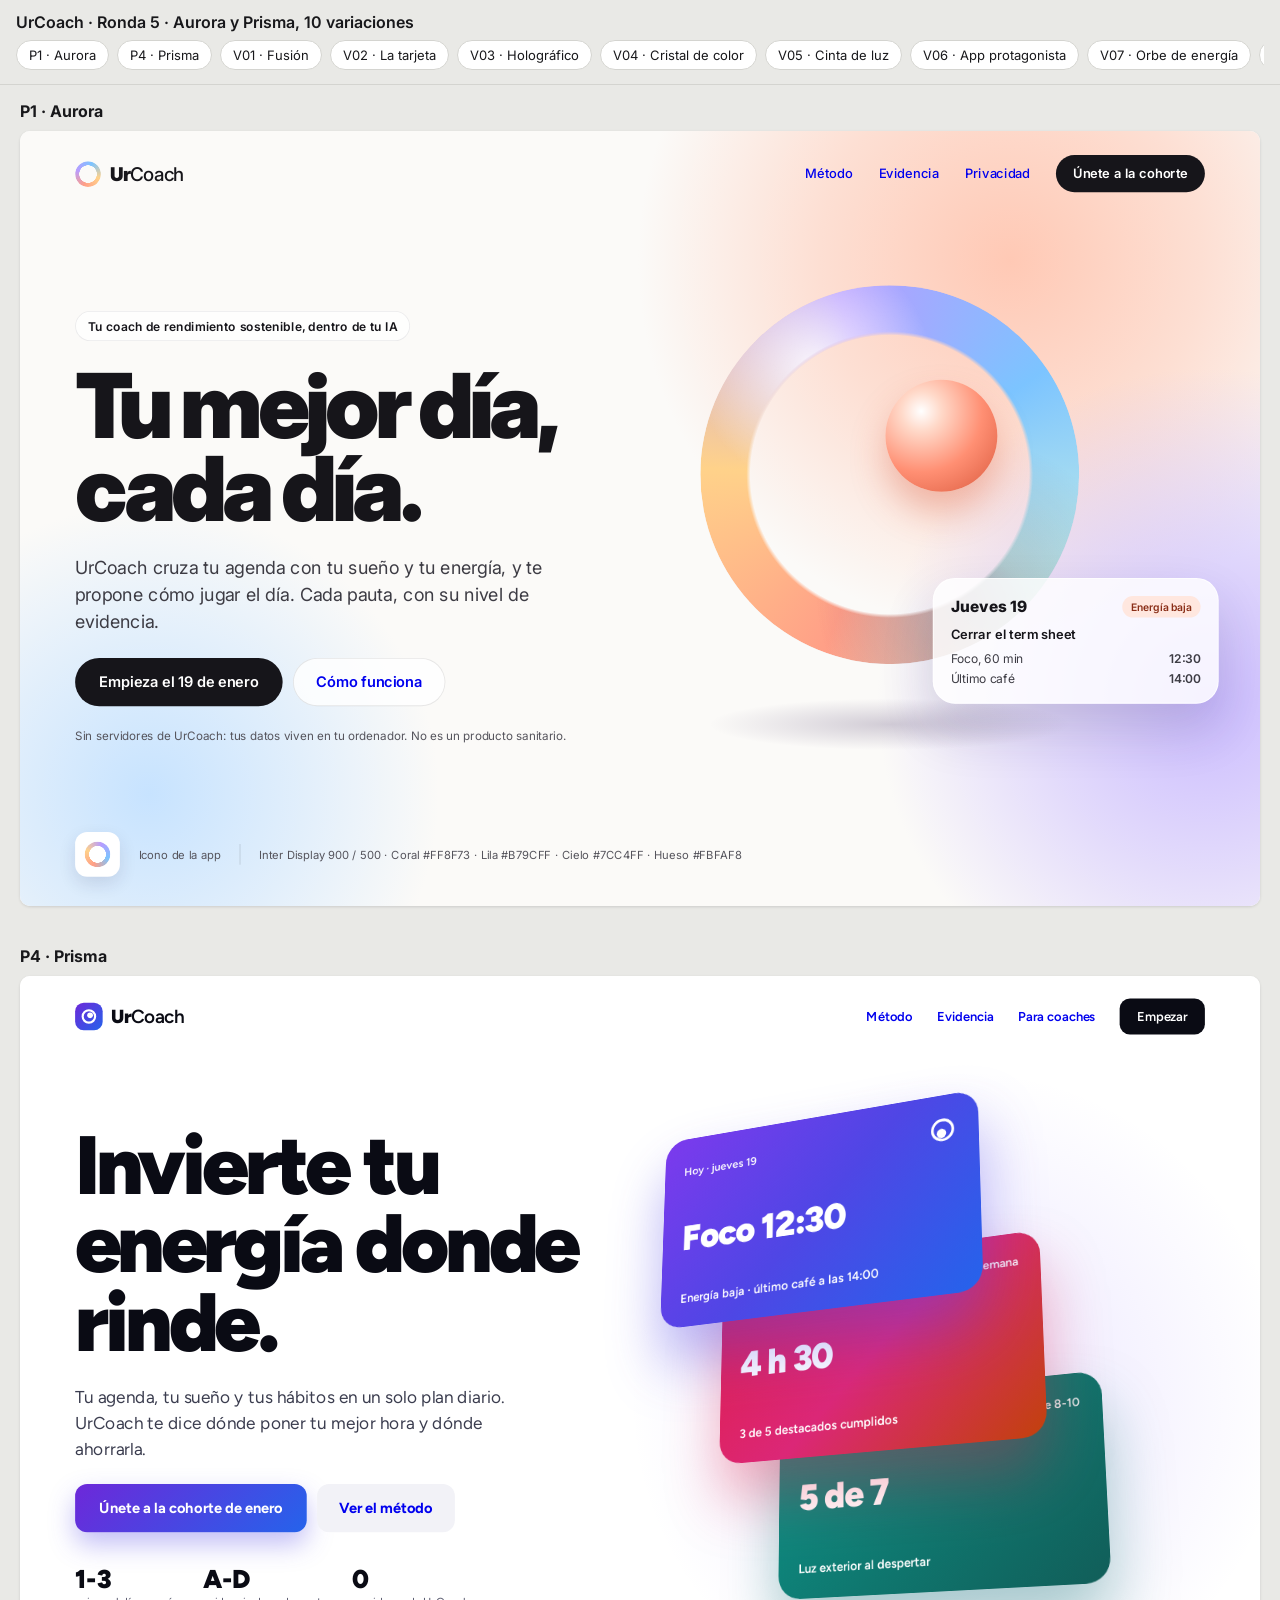
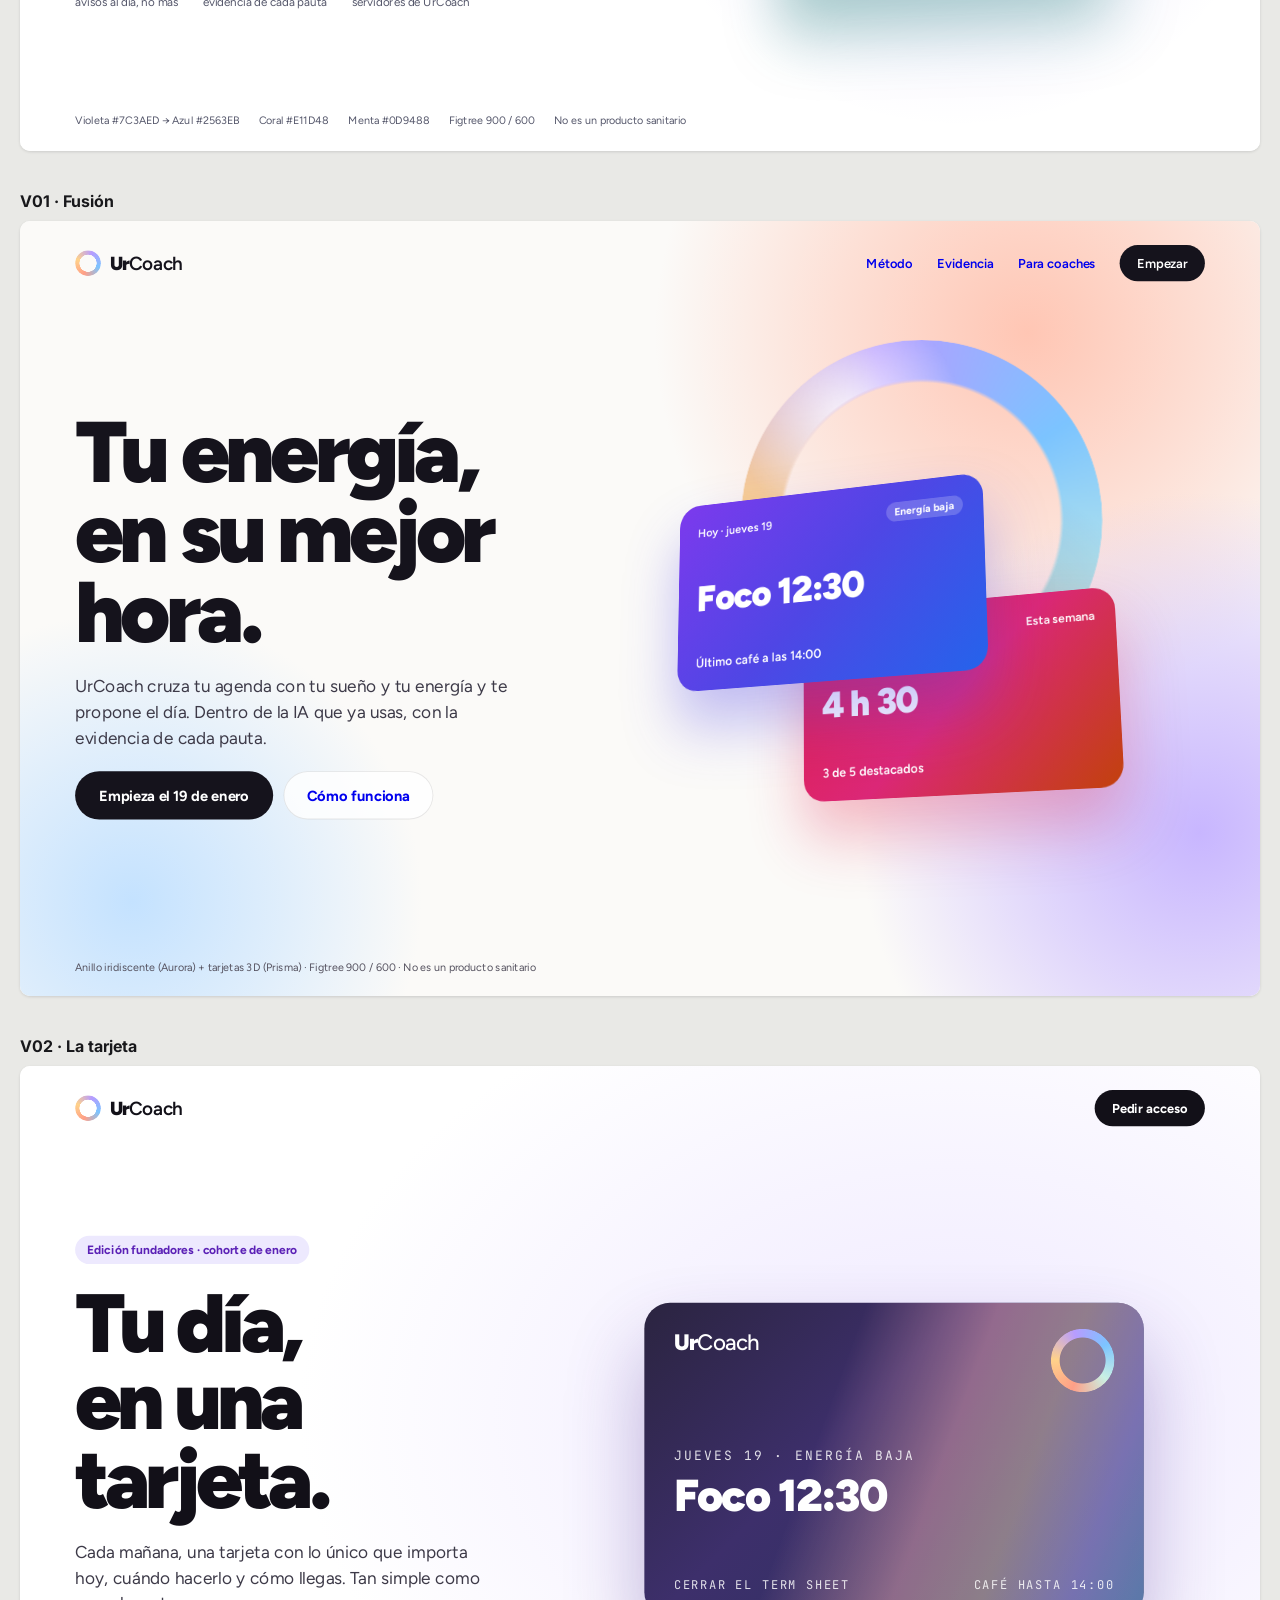
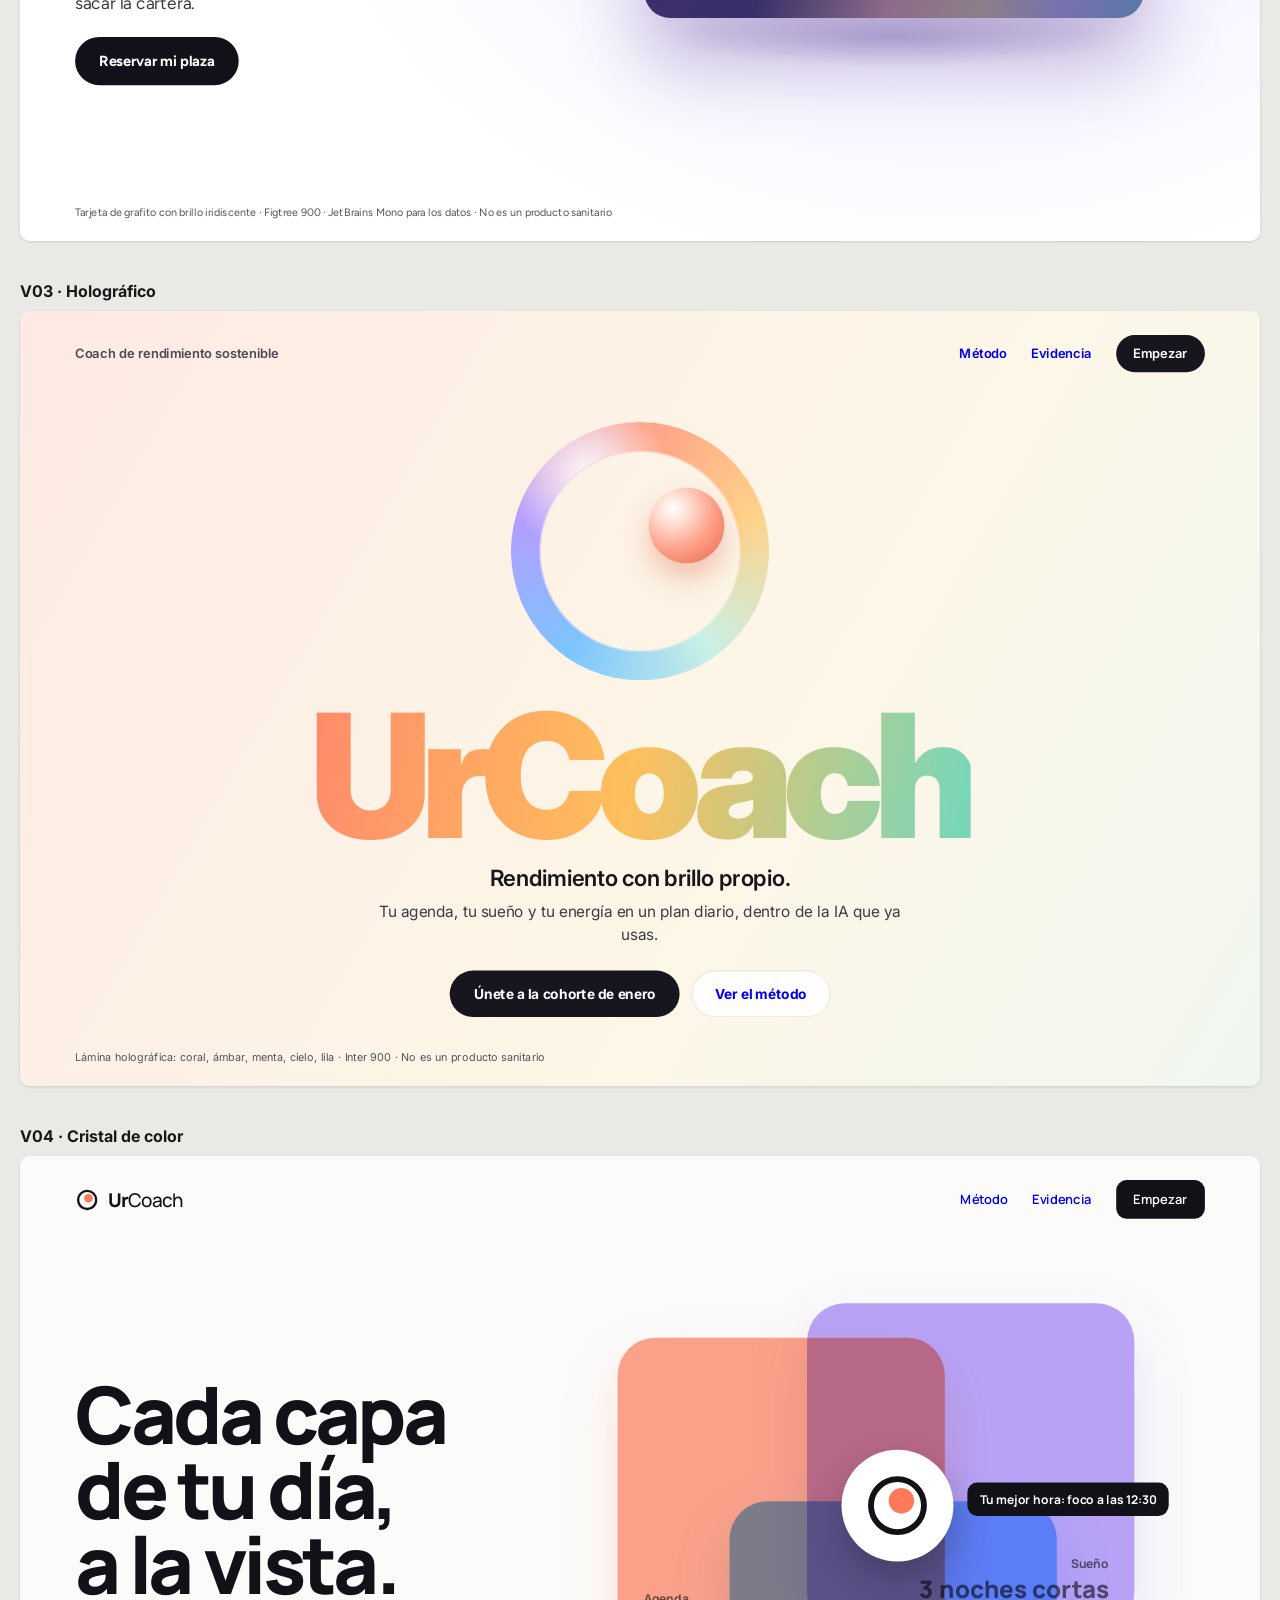
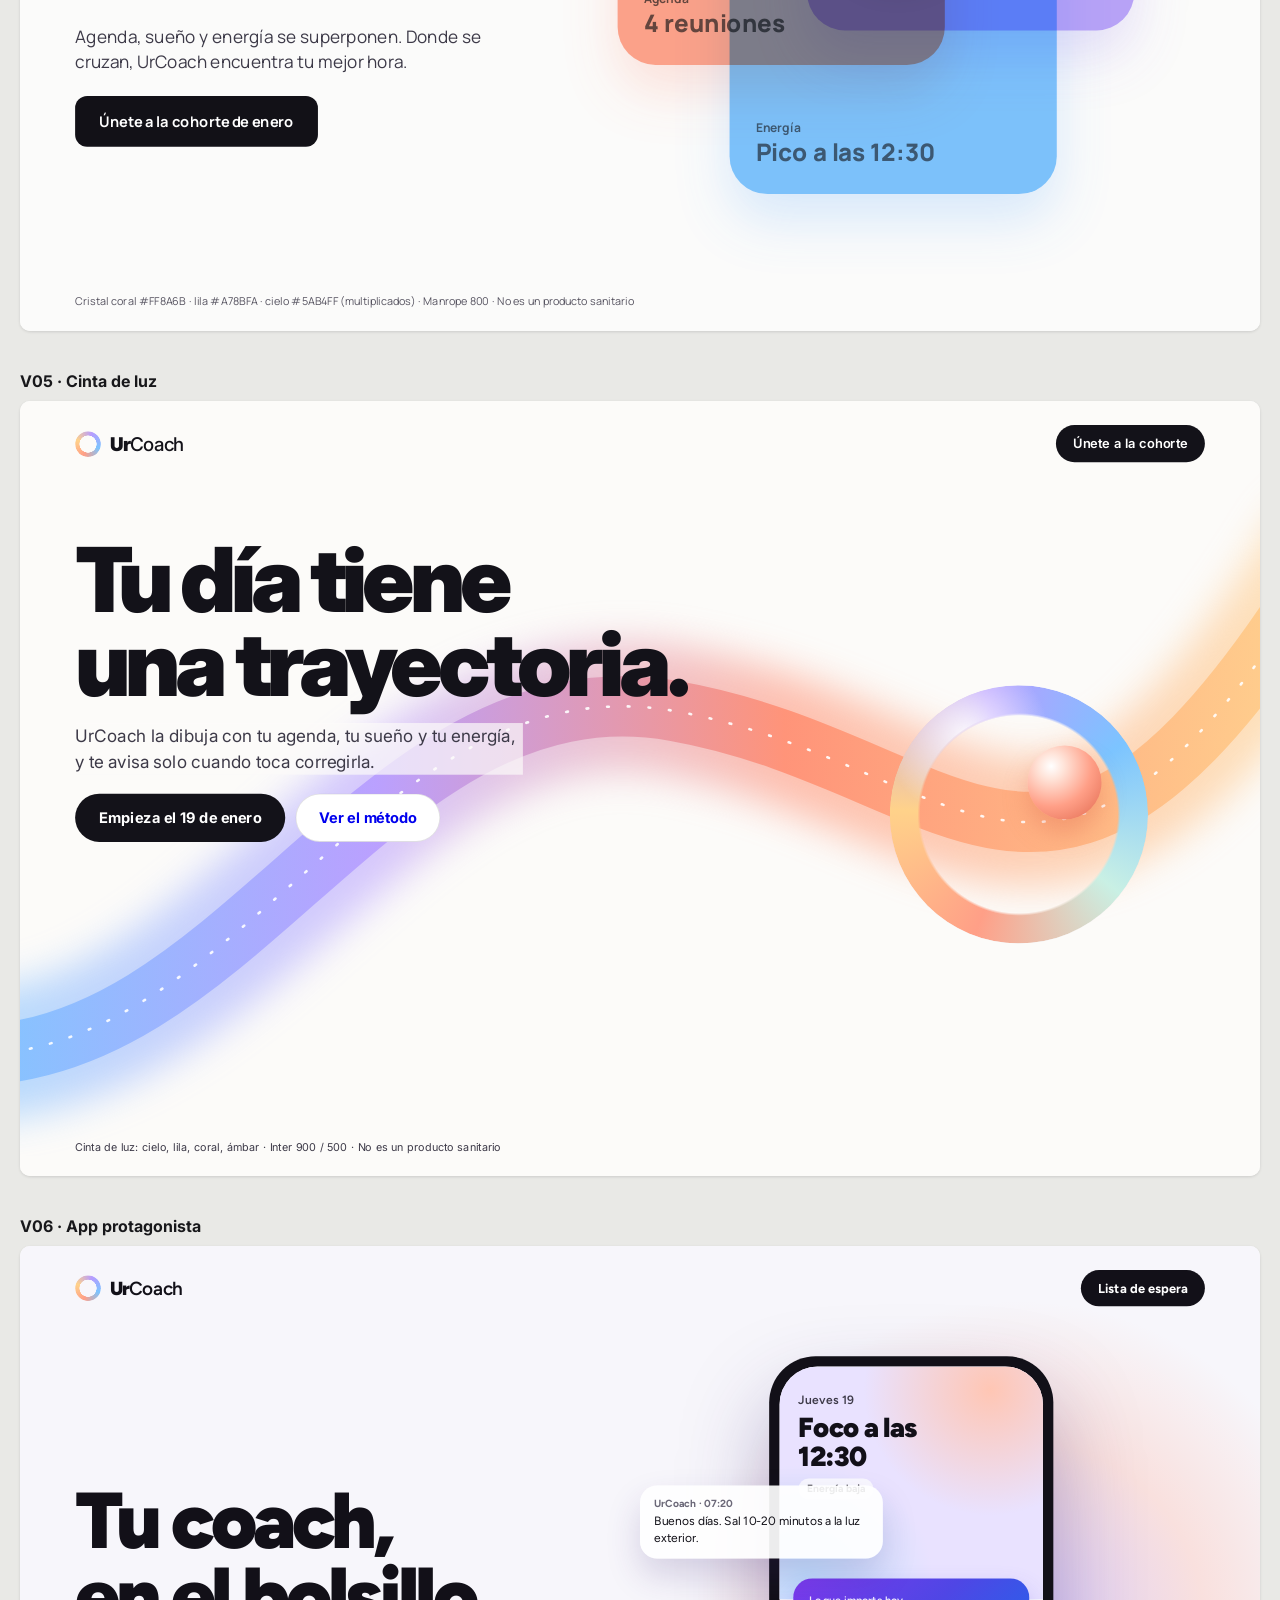
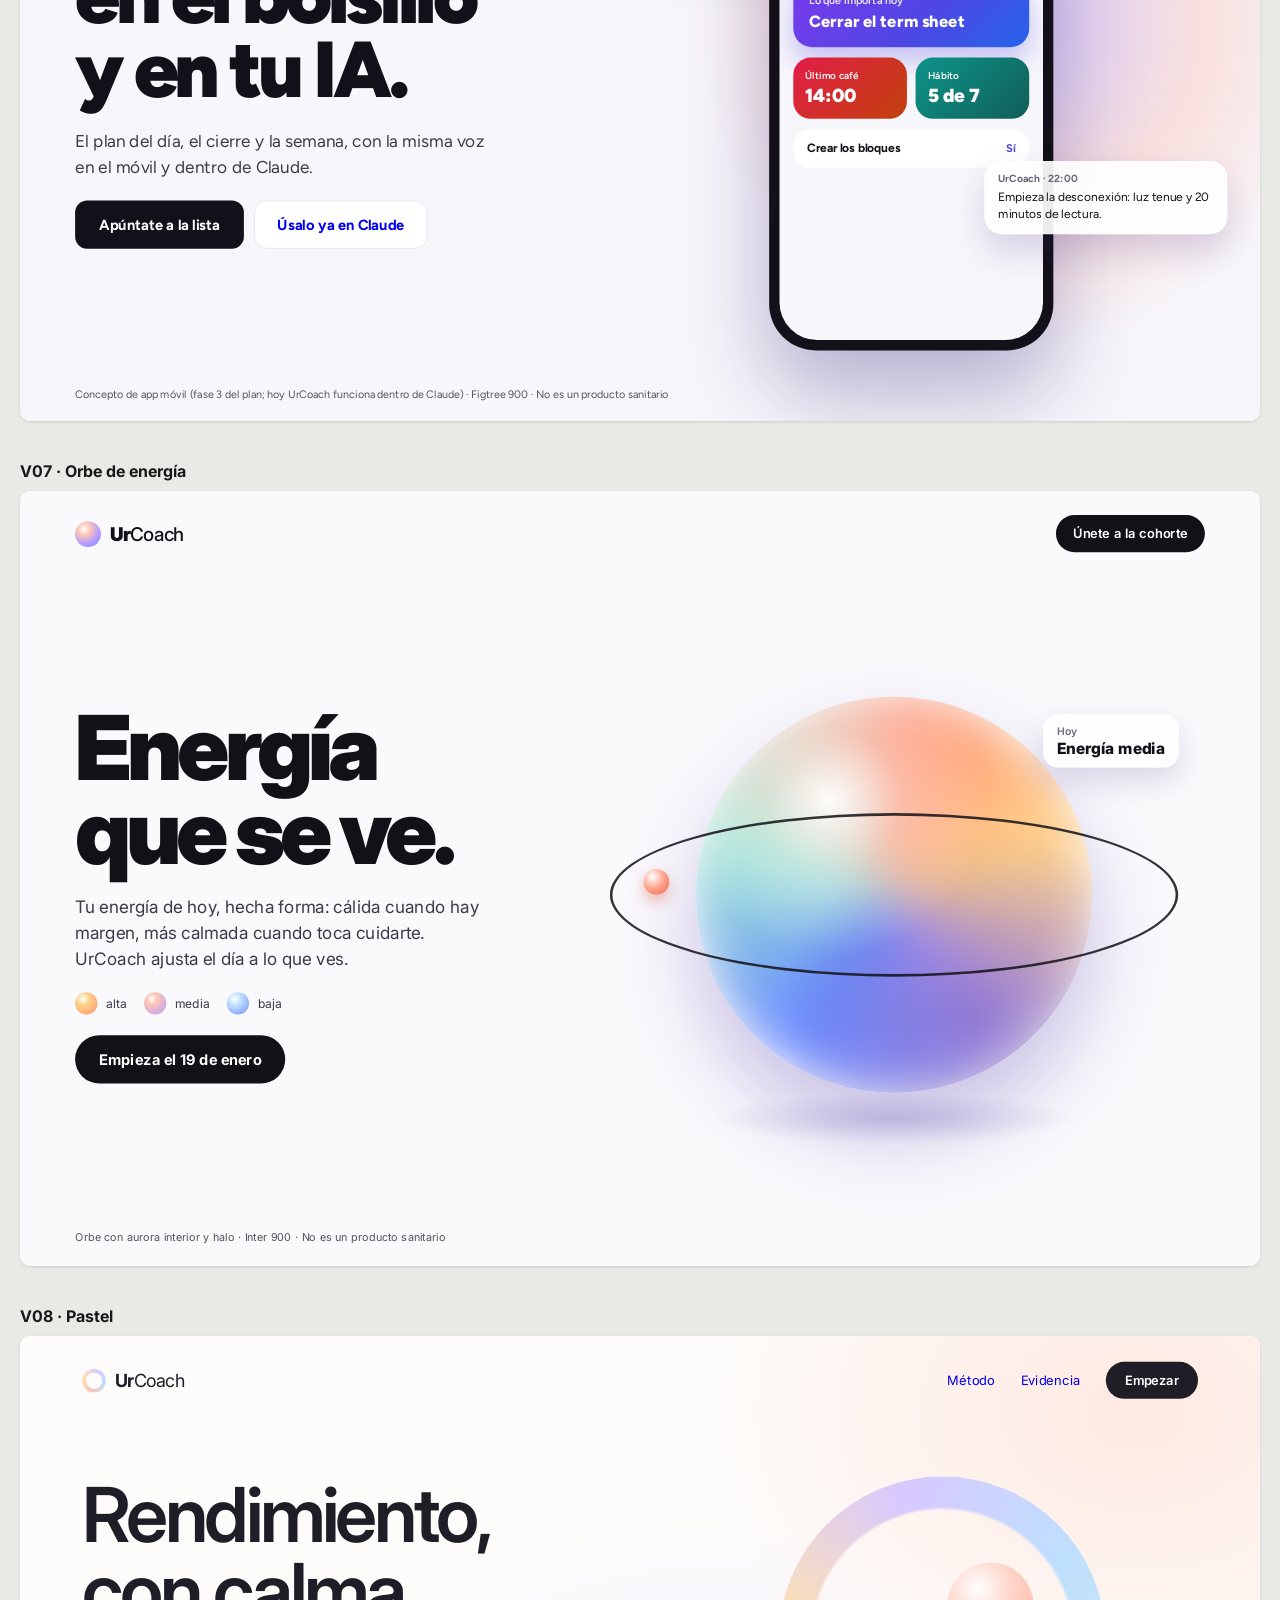
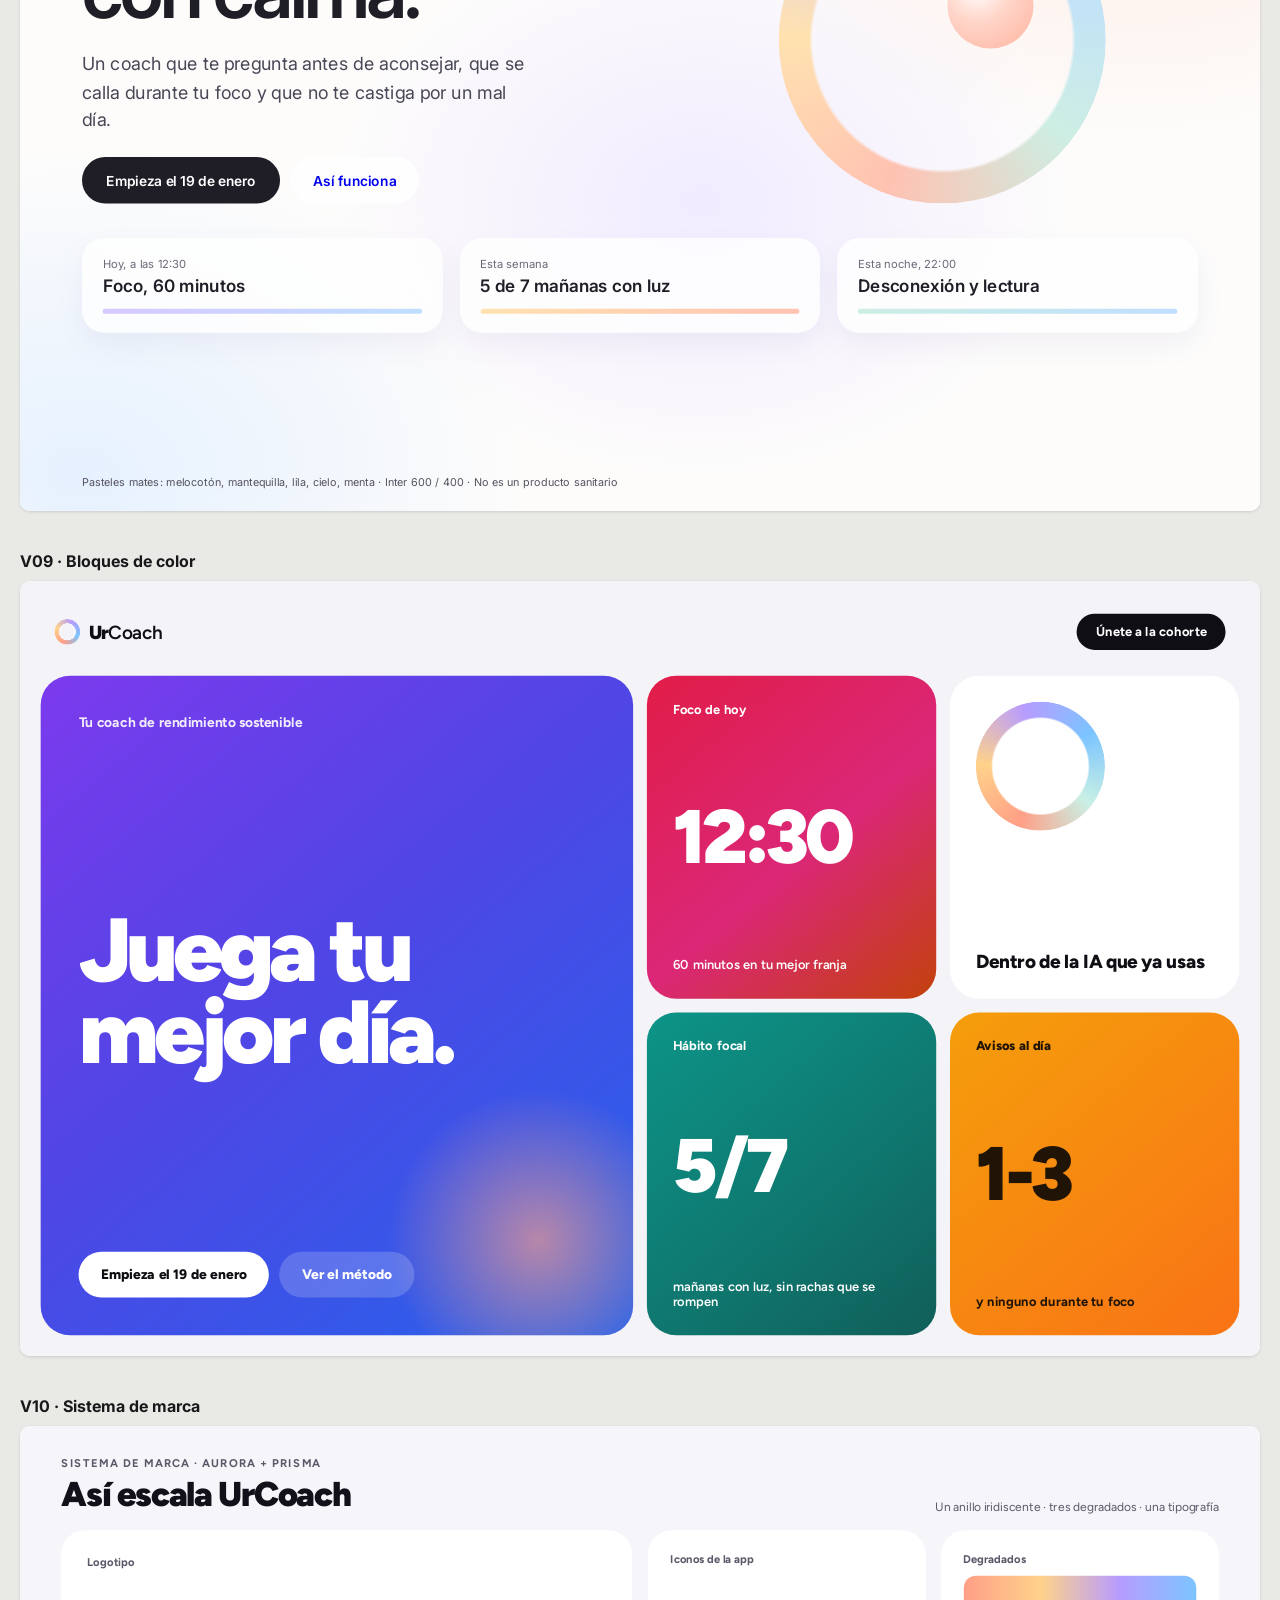
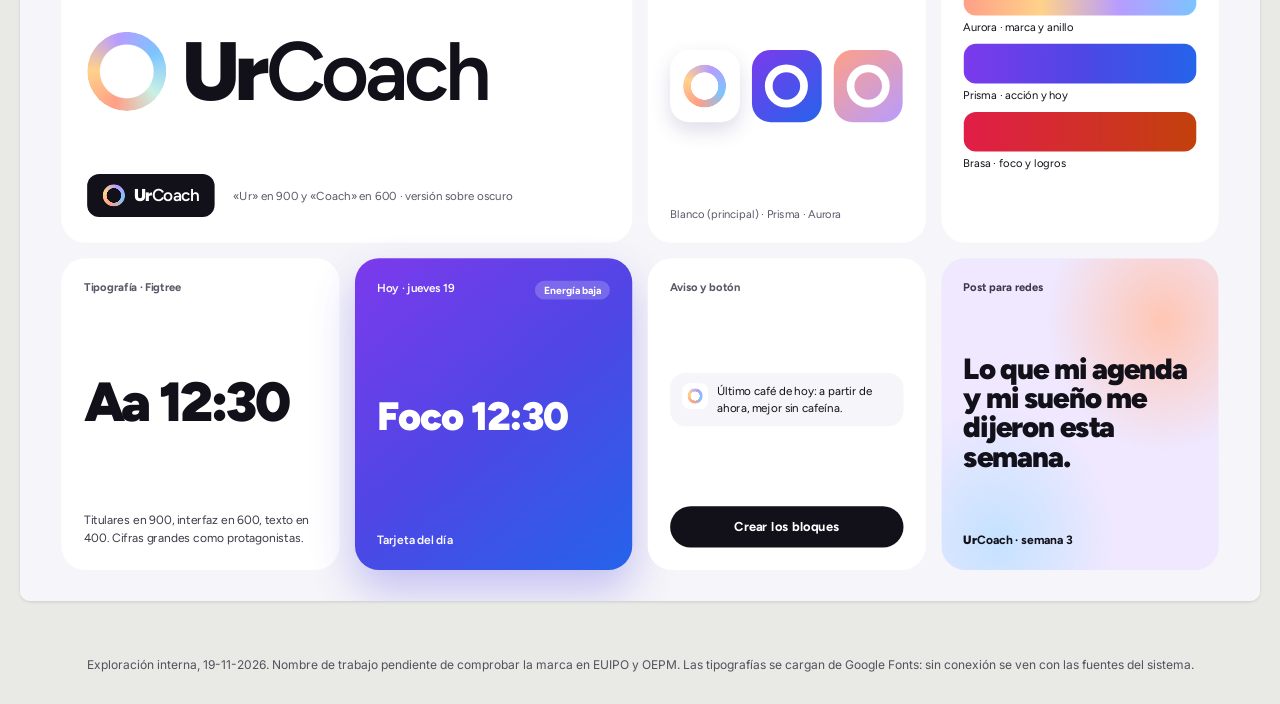
<file: marca/urcoach-marca-ronda5-aurora-prisma.html>
<!doctype html>
<html lang="es"><head><meta charset="utf-8">
<meta name="viewport" content="width=device-width, initial-scale=1">
<meta name="robots" content="noindex, nofollow">
<title>UrCoach · Ronda 5 · Aurora y Prisma, 10 variaciones</title>
<link rel="preconnect" href="https://fonts.googleapis.com">
<link rel="stylesheet" href="https://fonts.googleapis.com/css2?family=Inter:opsz,wght@14..32,400;14..32,500;14..32,600;14..32,800;14..32,900&amp;display=swap">
<link rel="stylesheet" href="https://fonts.googleapis.com/css2?family=Figtree:wght@400;500;600;700;800;900&amp;display=swap">
<link rel="stylesheet" href="https://fonts.googleapis.com/css2?family=Figtree:wght@400;500;600;700;800;900&amp;family=JetBrains+Mono:wght@500&amp;display=swap">
<link rel="stylesheet" href="https://fonts.googleapis.com/css2?family=Manrope:wght@400;500;600;700;800&amp;display=swap">
<link rel="stylesheet" href="https://fonts.googleapis.com/css2?family=Inter:opsz,wght@14..32,400;14..32,500;14..32,600;14..32,700&amp;display=swap">
<link rel="stylesheet" href="https://fonts.googleapis.com/css2?family=Figtree:wght@500;600;700;800;900&amp;display=swap">
<style>
:root{color-scheme:light}
body{margin:0;background:#e9e9e6;color:#18181b;font-family:Inter,system-ui,-apple-system,sans-serif}
header{position:sticky;top:0;z-index:5;background:rgba(233,233,230,.95);backdrop-filter:blur(6px);padding:12px 16px;border-bottom:1px solid #d4d4d0}
header p{margin:0 0 8px;font-weight:600}
nav{display:flex;gap:8px;overflow-x:auto;padding-bottom:2px}
nav a{white-space:nowrap;font-size:13px;color:#18181b;text-decoration:none;background:#fff;border:1px solid #d4d4d0;border-radius:999px;padding:6px 12px}
main{max-width:1240px;margin:0 auto;padding:16px}
section{margin:0 0 40px;scroll-margin-top:96px}
h2{font-size:16px;margin:0 0 10px}
.frame{width:100%;overflow:hidden;border-radius:10px;box-shadow:0 1px 3px rgba(0,0,0,.12);background:#fff;position:relative}
.board{transform-origin:0 0;position:absolute;top:0;left:0}
@keyframes p1float{0%{transform:translateY(0) rotate(-8deg)}50%{transform:translateY(-14px) rotate(-4deg)}100%{transform:translateY(0) rotate(-8deg)}}
@keyframes p1drift{0%{transform:translate(0,0)}50%{transform:translate(-30px,20px)}100%{transform:translate(0,0)}}
.p1-ring{animation:p1float 7s ease-in-out infinite}
.p1-blob{animation:p1drift 14s ease-in-out infinite}
@keyframes p4float{0%{transform:translateY(0)}50%{transform:translateY(-12px)}100%{transform:translateY(0)}}
.p4-stack{animation:p4float 8s ease-in-out infinite}
@keyframes v1float{0%{transform:translateY(0) rotate(-10deg)}50%{transform:translateY(-14px) rotate(-6deg)}100%{transform:translateY(0) rotate(-10deg)}}
@keyframes v1cards{0%{transform:translateY(0)}50%{transform:translateY(-8px)}100%{transform:translateY(0)}}
@keyframes v1drift{0%{transform:translate(0,0)}50%{transform:translate(-26px,18px)}100%{transform:translate(0,0)}}
.v1-ring{animation:v1float 7s ease-in-out infinite}
.v1-cards{animation:v1cards 6s ease-in-out infinite}
.v1-blob{animation:v1drift 14s ease-in-out infinite}
@keyframes v2sheen{0%{background-position:0% 50%}100%{background-position:200% 50%}}
@keyframes v2tilt{0%{transform:rotateY(-24deg) rotateX(16deg) rotateZ(-8deg)}50%{transform:rotateY(-14deg) rotateX(10deg) rotateZ(-5deg)}100%{transform:rotateY(-24deg) rotateX(16deg) rotateZ(-8deg)}}
.v2-card{animation:v2tilt 9s ease-in-out infinite}
.v2-sheen{animation:v2sheen 6s linear infinite}
@keyframes v3holo{0%{background-position:0% 50%}50%{background-position:100% 50%}100%{background-position:0% 50%}}
.v3-holo{animation:v3holo 10s ease-in-out infinite}
@keyframes v3spin{0%{transform:rotate(0deg)}100%{transform:rotate(360deg)}}
.v3-ring{animation:v3spin 30s linear infinite}
@keyframes v4a{0%{transform:rotate(-12deg) translate(0,0)}50%{transform:rotate(-9deg) translate(10px,-12px)}100%{transform:rotate(-12deg) translate(0,0)}}
@keyframes v4b{0%{transform:rotate(8deg) translate(0,0)}50%{transform:rotate(11deg) translate(-12px,8px)}100%{transform:rotate(8deg) translate(0,0)}}
.v4-a{animation:v4a 10s ease-in-out infinite}
.v4-b{animation:v4b 12s ease-in-out infinite}
@keyframes v5flow{0%{stroke-dashoffset:0}100%{stroke-dashoffset:-2400}}
.v5-flow{animation:v5flow 18s linear infinite}
@keyframes v6float{0%{transform:translateY(0)}50%{transform:translateY(-10px)}100%{transform:translateY(0)}}
.v6-f1{animation:v6float 6s ease-in-out infinite}
.v6-f2{animation:v6float 7s ease-in-out 1s infinite}
@keyframes v7swirl{0%{transform:rotate(0deg) scale(1.25)}100%{transform:rotate(360deg) scale(1.25)}}
@keyframes v7halo{0%{transform:rotate(-14deg)}50%{transform:rotate(-8deg)}100%{transform:rotate(-14deg)}}
.v7-swirl{animation:v7swirl 22s linear infinite}
.v7-halo{animation:v7halo 9s ease-in-out infinite}
@keyframes v8breathe{0%{transform:scale(1)}50%{transform:scale(1.04)}100%{transform:scale(1)}}
.v8-ring{animation:v8breathe 8s ease-in-out infinite}
@keyframes v9spin{0%{transform:rotate(0deg)}100%{transform:rotate(360deg)}}
.v9-ring{animation:v9spin 24s linear infinite}
footer{text-align:center;font-size:12px;color:#52525b;padding:0 16px 32px}
</style></head>
<body>
<header><p>UrCoach · Ronda 5 · Aurora y Prisma, 10 variaciones</p><nav><a href="#P1-Aurora">P1 · Aurora</a><a href="#P4-Prisma">P4 · Prisma</a><a href="#V01-Fusion">V01 · Fusión</a><a href="#V02-Tarjeta">V02 · La tarjeta</a><a href="#V03-Holografico">V03 · Holográfico</a><a href="#V04-Cristal">V04 · Cristal de color</a><a href="#V05-Cinta">V05 · Cinta de luz</a><a href="#V06-App">V06 · App protagonista</a><a href="#V07-Orbe">V07 · Orbe de energía</a><a href="#V08-Pastel">V08 · Pastel</a><a href="#V09-Bloques-color">V09 · Bloques de color</a><a href="#V10-Sistema">V10 · Sistema de marca</a></nav></header>
<main>
<section id="P1-Aurora"><h2>P1 · Aurora</h2>
<div class="frame" style="aspect-ratio:1440/900" data-w="1440"><div class="board" style="width:1440px;height:900px">

<div style="width: 1440px; height: 900px; box-sizing: border-box; position: relative; overflow: hidden; background: #fbfaf8; color: #16151a; font-family: Inter, system-ui, sans-serif">
  <div class="p1-blob" style="position: absolute; width: 900px; height: 900px; left: 700px; top: -300px; border-radius: 50%; background: radial-gradient(circle at 50% 50%, #ffc9b5 0%, rgba(255,201,181,0.55) 35%, rgba(255,201,181,0) 68%)"></div>
  <div class="p1-blob" style="position: absolute; width: 800px; height: 800px; left: 980px; top: 260px; border-radius: 50%; background: radial-gradient(circle at 50% 50%, #cbbcff 0%, rgba(203,188,255,0.5) 35%, rgba(203,188,255,0) 68%)"></div>
  <div style="position: absolute; width: 700px; height: 700px; left: -200px; top: 420px; border-radius: 50%; background: radial-gradient(circle at 50% 50%, #c7e3ff 0%, rgba(199,227,255,0.5) 35%, rgba(199,227,255,0) 68%)"></div>

  <div style="position: relative; display: flex; justify-content: space-between; align-items: center; padding: 28px 64px">
    <div style="display: flex; align-items: center; gap: 10px">
      <div style="width: 30px; height: 30px; border-radius: 50%; background: conic-gradient(from 200deg, #ff9f87, #b79cff, #7cc4ff, #ffd28a, #ff9f87); -webkit-mask: radial-gradient(circle, transparent 47%, #000 49%); mask: radial-gradient(circle, transparent 47%, #000 49%)"></div>
      <span style="font-size: 22px; letter-spacing: -0.03em"><span style="font-weight: 900">Ur</span><span style="font-weight: 500">Coach</span></span>
    </div>
    <div style="display: flex; gap: 30px; align-items: center; font-size: 15px; font-weight: 500">
      <a href="#metodo" style="text-decoration: none">Método</a><a href="#evidencia" style="text-decoration: none">Evidencia</a><a href="#privacidad" style="text-decoration: none">Privacidad</a>
      <a href="#cohorte" style="text-decoration: none; background: #16151a; color: #ffffff; padding: 12px 20px; border-radius: 999px; font-weight: 600">Únete a la cohorte</a>
    </div>
  </div>

  <div style="position: relative; display: grid; grid-template-columns: minmax(0, 1fr) minmax(0, 1fr); gap: 20px; padding: 40px 64px 0; align-items: center">
    <div style="display: flex; flex-direction: column; gap: 26px">
      <span style="align-self: flex-start; font-size: 14px; font-weight: 600; background: rgba(255,255,255,0.75); border: 1px solid rgba(22,21,26,0.08); padding: 8px 14px; border-radius: 999px">Tu coach de rendimiento sostenible, dentro de tu IA</span>
      <h1 style="margin: 0; font-size: 104px; font-weight: 900; letter-spacing: -0.055em; line-height: 0.94">Tu mejor día,<br>cada día.</h1>
      <p style="margin: 0; font-size: 21px; line-height: 1.5; color: #3d3c44; max-width: 560px">UrCoach cruza tu agenda con tu sueño y tu energía, y te propone cómo jugar el día. Cada pauta, con su nivel de evidencia.</p>
      <div style="display: flex; gap: 12px; align-items: center">
        <a href="#cohorte" style="text-decoration: none; background: #16151a; color: #ffffff; padding: 18px 28px; border-radius: 999px; font-size: 17px; font-weight: 600">Empieza el 19 de enero</a>
        <a href="#como" style="text-decoration: none; background: rgba(255,255,255,0.8); border: 1px solid rgba(22,21,26,0.1); padding: 17px 26px; border-radius: 999px; font-size: 17px; font-weight: 600">Cómo funciona</a>
      </div>
      <p style="margin: 0; font-size: 13.5px; color: #55545c">Sin servidores de UrCoach: tus datos viven en tu ordenador. No es un producto sanitario.</p>
    </div>

    <div style="position: relative; height: 640px">
      <div style="position: absolute; left: 70px; top: 520px; width: 420px; height: 60px; border-radius: 50%; background: radial-gradient(closest-side, rgba(60,40,90,0.22), rgba(60,40,90,0))"></div>
      <div class="p1-ring" style="position: absolute; left: 60px; top: 40px; width: 440px; height: 440px">
        <div style="position: absolute; inset: 0; border-radius: 50%; background: conic-gradient(from 200deg, #ff9f87, #ffd28a, #b79cff, #7cc4ff, #c9f0e4, #ff9f87); -webkit-mask: radial-gradient(circle, transparent 52%, #000 53.5%); mask: radial-gradient(circle, transparent 52%, #000 53.5%); box-shadow: 0 40px 80px rgba(90,60,140,0.18)"></div>
        <div style="position: absolute; inset: 0; border-radius: 50%; background: radial-gradient(circle at 30% 22%, rgba(255,255,255,0.9) 0%, rgba(255,255,255,0) 30%), radial-gradient(circle at 72% 82%, rgba(60,30,110,0.25) 0%, rgba(60,30,110,0) 38%); -webkit-mask: radial-gradient(circle, transparent 52%, #000 53.5%); mask: radial-gradient(circle, transparent 52%, #000 53.5%)"></div>
        <div style="position: absolute; left: 215px; top: 110px; width: 130px; height: 130px; border-radius: 50%; background: radial-gradient(circle at 32% 28%, #ffffff 0%, #ffd9c9 18%, #ff8f73 55%, #d9583c 100%); box-shadow: 0 24px 40px rgba(217,88,60,0.35)"></div>
      </div>
      <div style="position: absolute; left: 330px; top: 380px; width: 290px; background: rgba(255,255,255,0.82); border: 1px solid rgba(255,255,255,0.9); border-radius: 26px; padding: 20px; box-shadow: 0 30px 60px rgba(40,30,70,0.16); display: flex; flex-direction: column; gap: 10px">
        <div style="display: flex; justify-content: space-between; align-items: center"><span style="font-size: 18px; font-weight: 800">Jueves 19</span><span style="font-size: 12px; font-weight: 600; background: #ffe7df; color: #8a2f18; padding: 5px 10px; border-radius: 999px">Energía baja</span></div>
        <span style="font-size: 15px; font-weight: 600">Cerrar el term sheet</span>
        <div style="display: flex; flex-direction: column; gap: 6px; font-size: 14px; color: #3d3c44">
          <div style="display: flex; justify-content: space-between"><span>Foco, 60 min</span><span style="font-weight: 600">12:30</span></div>
          <div style="display: flex; justify-content: space-between"><span>Último café</span><span style="font-weight: 600">14:00</span></div>
        </div>
      </div>
    </div>
  </div>

  <div style="position: absolute; left: 64px; bottom: 34px; display: flex; gap: 22px; align-items: center; font-size: 13px; color: #55545c">
    <div style="width: 52px; height: 52px; border-radius: 14px; background: #ffffff; box-shadow: 0 8px 20px rgba(40,30,70,0.12); display: flex; align-items: center; justify-content: center">
      <div style="width: 30px; height: 30px; border-radius: 50%; background: conic-gradient(from 200deg, #ff9f87, #ffd28a, #b79cff, #7cc4ff, #ff9f87); -webkit-mask: radial-gradient(circle, transparent 45%, #000 47%); mask: radial-gradient(circle, transparent 45%, #000 47%)"></div>
    </div>
    <span>Icono de la app</span>
    <span style="width: 1px; height: 24px; background: rgba(22,21,26,0.15)"></span>
    <span>Inter Display 900 / 500 · Coral #FF8F73 · Lila #B79CFF · Cielo #7CC4FF · Hueso #FBFAF8</span>
  </div>
</div>
</div></div></section><section id="P4-Prisma"><h2>P4 · Prisma</h2>
<div class="frame" style="aspect-ratio:1440/900" data-w="1440"><div class="board" style="width:1440px;height:900px">

<div style="width: 1440px; height: 900px; box-sizing: border-box; position: relative; overflow: hidden; background: #ffffff; color: #0a0b14; font-family: Figtree, system-ui, sans-serif">
  <div style="position: absolute; left: 640px; top: 40px; width: 900px; height: 900px; border-radius: 50%; background: radial-gradient(circle, rgba(124,92,255,0.16) 0%, rgba(124,92,255,0) 60%)"></div>

  <div style="position: relative; display: flex; justify-content: space-between; align-items: center; padding: 26px 64px">
    <div style="display: flex; align-items: center; gap: 10px">
      <div style="width: 32px; height: 32px; border-radius: 10px; background: linear-gradient(135deg, #6d28d9, #2563eb); display: flex; align-items: center; justify-content: center">
        <svg width="20" height="20" viewBox="0 0 72 72" aria-hidden="true"><circle cx="36" cy="36" r="26" fill="none" stroke="#ffffff" stroke-width="9"></circle><circle cx="41" cy="31" r="12" fill="#ffffff"></circle></svg>
      </div>
      <span style="font-size: 22px; letter-spacing: -0.03em"><span style="font-weight: 900">Ur</span><span style="font-weight: 600">Coach</span></span>
    </div>
    <div style="display: flex; gap: 28px; align-items: center; font-size: 15px; font-weight: 600">
      <a href="#metodo" style="text-decoration: none">Método</a><a href="#evidencia" style="text-decoration: none">Evidencia</a><a href="#coaches" style="text-decoration: none">Para coaches</a>
      <a href="#cohorte" style="text-decoration: none; background: #0a0b14; color: #ffffff; padding: 12px 20px; border-radius: 12px">Empezar</a>
    </div>
  </div>

  <div style="position: relative; display: grid; grid-template-columns: minmax(0, 1fr) minmax(0, 1.05fr); padding: 50px 64px 0; gap: 20px">
    <div style="display: flex; flex-direction: column; gap: 26px; padding-top: 30px">
      <h1 style="margin: 0; font-size: 96px; font-weight: 900; letter-spacing: -0.05em; line-height: 0.95">Invierte tu energía donde rinde.</h1>
      <p style="margin: 0; font-size: 20px; line-height: 1.5; color: #3b3d4f; max-width: 540px">Tu agenda, tu sueño y tus hábitos en un solo plan diario. UrCoach te dice dónde poner tu mejor hora y dónde ahorrarla.</p>
      <div style="display: flex; gap: 12px">
        <a href="#cohorte" style="text-decoration: none; background: linear-gradient(135deg, #6d28d9, #2563eb); color: #ffffff; padding: 18px 28px; border-radius: 14px; font-size: 17px; font-weight: 700; box-shadow: 0 14px 30px rgba(79,70,229,0.35)">Únete a la cohorte de enero</a>
        <a href="#metodo" style="text-decoration: none; background: #f2f2f7; padding: 18px 26px; border-radius: 14px; font-size: 17px; font-weight: 700">Ver el método</a>
      </div>
      <div style="display: flex; gap: 28px; margin-top: 10px">
        <div style="display: flex; flex-direction: column"><span style="font-size: 30px; font-weight: 900">1-3</span><span style="font-size: 13.5px; color: #55576b">avisos al día, no más</span></div>
        <div style="display: flex; flex-direction: column"><span style="font-size: 30px; font-weight: 900">A-D</span><span style="font-size: 13.5px; color: #55576b">evidencia de cada pauta</span></div>
        <div style="display: flex; flex-direction: column"><span style="font-size: 30px; font-weight: 900">0</span><span style="font-size: 13.5px; color: #55576b">servidores de UrCoach</span></div>
      </div>
    </div>

    <div style="position: relative; height: 620px; perspective: 1600px">
      <div class="p4-stack" style="position: absolute; inset: 0; transform-style: preserve-3d">
        <div style="position: absolute; left: 150px; top: 330px; width: 400px; height: 240px; border-radius: 28px; background: linear-gradient(135deg, #0d9488 0%, #0f766e 55%, #115e59 100%); transform: rotateY(-20deg) rotateX(14deg) rotateZ(-6deg); box-shadow: 0 40px 70px rgba(15,118,110,0.35); padding: 26px; box-sizing: border-box; color: #ffffff; display: flex; flex-direction: column; justify-content: space-between">
          <div style="display: flex; justify-content: space-between; font-size: 14px; font-weight: 600; opacity: 0.9"><span>Hábito focal</span><span>Semana 3 de 8-10</span></div>
          <span style="font-size: 44px; font-weight: 900; letter-spacing: -0.03em">5 de 7</span>
          <span style="font-size: 15px; font-weight: 600">Luz exterior al despertar</span>
        </div>
        <div style="position: absolute; left: 80px; top: 170px; width: 400px; height: 240px; border-radius: 28px; background: linear-gradient(135deg, #e11d48 0%, #db2777 50%, #c2410c 100%); transform: rotateY(-20deg) rotateX(14deg) rotateZ(-6deg); box-shadow: 0 40px 70px rgba(225,29,72,0.35); padding: 26px; box-sizing: border-box; color: #ffffff; display: flex; flex-direction: column; justify-content: space-between">
          <div style="display: flex; justify-content: space-between; font-size: 14px; font-weight: 600; opacity: 0.95"><span>Foco protegido</span><span>Esta semana</span></div>
          <span style="font-size: 44px; font-weight: 900; letter-spacing: -0.03em">4 h 30</span>
          <span style="font-size: 15px; font-weight: 600">3 de 5 destacados cumplidos</span>
        </div>
        <div style="position: absolute; left: 10px; top: 10px; width: 400px; height: 240px; border-radius: 28px; background: linear-gradient(135deg, #7c3aed 0%, #4f46e5 50%, #2563eb 100%); transform: rotateY(-20deg) rotateX(14deg) rotateZ(-6deg); box-shadow: 0 40px 70px rgba(79,70,229,0.4); padding: 26px; box-sizing: border-box; color: #ffffff; display: flex; flex-direction: column; justify-content: space-between">
          <div style="display: flex; justify-content: space-between; align-items: center">
            <span style="font-size: 14px; font-weight: 600; opacity: 0.95">Hoy · jueves 19</span>
            <svg width="34" height="34" viewBox="0 0 72 72" aria-hidden="true"><circle cx="36" cy="36" r="26" fill="none" stroke="#ffffff" stroke-width="7"></circle><circle cx="33" cy="45" r="12" fill="#ffffff"></circle></svg>
          </div>
          <span style="font-size: 44px; font-weight: 900; letter-spacing: -0.03em">Foco 12:30</span>
          <span style="font-size: 15px; font-weight: 600">Energía baja · último café a las 14:00</span>
        </div>
      </div>
    </div>
  </div>

  <div style="position: absolute; left: 64px; bottom: 28px; display: flex; gap: 22px; font-size: 12.5px; color: #55576b">
    <span>Violeta #7C3AED → Azul #2563EB</span><span>Coral #E11D48</span><span>Menta #0D9488</span><span>Figtree 900 / 600</span><span>No es un producto sanitario</span>
  </div>
</div>
</div></div></section><section id="V01-Fusion"><h2>V01 · Fusión</h2>
<div class="frame" style="aspect-ratio:1440/900" data-w="1440"><div class="board" style="width:1440px;height:900px">

<div style="width: 1440px; height: 900px; box-sizing: border-box; position: relative; overflow: hidden; background: #fbfaf8; color: #15131c; font-family: Figtree, system-ui, sans-serif">
  <div class="v1-blob" style="position: absolute; width: 900px; height: 900px; left: 720px; top: -320px; border-radius: 50%; background: radial-gradient(circle, #ffc6b4 0%, rgba(255,198,180,0.5) 35%, rgba(255,198,180,0) 68%)"></div>
  <div class="v1-blob" style="position: absolute; width: 820px; height: 820px; left: 960px; top: 300px; border-radius: 50%; background: radial-gradient(circle, #c8b6ff 0%, rgba(200,182,255,0.5) 35%, rgba(200,182,255,0) 68%)"></div>
  <div style="position: absolute; width: 700px; height: 700px; left: -220px; top: 440px; border-radius: 50%; background: radial-gradient(circle, #c4e2ff 0%, rgba(196,226,255,0.5) 35%, rgba(196,226,255,0) 68%)"></div>

  <div style="position: relative; display: flex; justify-content: space-between; align-items: center; padding: 28px 64px">
    <div style="display: flex; align-items: center; gap: 10px">
      <div style="width: 30px; height: 30px; border-radius: 50%; background: conic-gradient(from 200deg, #ff9f87, #ffd28a, #b79cff, #7cc4ff, #ff9f87); -webkit-mask: radial-gradient(circle, transparent 46%, #000 48%); mask: radial-gradient(circle, transparent 46%, #000 48%)"></div>
      <span style="font-size: 22px; letter-spacing: -0.03em"><span style="font-weight: 900">Ur</span><span style="font-weight: 600">Coach</span></span>
    </div>
    <div style="display: flex; gap: 28px; align-items: center; font-size: 15px; font-weight: 600">
      <a href="#metodo" style="text-decoration: none">Método</a><a href="#evidencia" style="text-decoration: none">Evidencia</a><a href="#coaches" style="text-decoration: none">Para coaches</a>
      <a href="#cohorte" style="text-decoration: none; background: #15131c; color: #ffffff; padding: 12px 20px; border-radius: 999px">Empezar</a>
    </div>
  </div>

  <div style="position: relative; display: grid; grid-template-columns: minmax(0, 0.95fr) minmax(0, 1.05fr); padding: 40px 64px 0; align-items: center">
    <div style="display: flex; flex-direction: column; gap: 24px">
      <h1 style="margin: 0; font-size: 100px; font-weight: 900; letter-spacing: -0.055em; line-height: 0.93">Tu energía,<br>en su mejor<br>hora.</h1>
      <p style="margin: 0; font-size: 20px; line-height: 1.5; color: #3d3a48; max-width: 520px">UrCoach cruza tu agenda con tu sueño y tu energía y te propone el día. Dentro de la IA que ya usas, con la evidencia de cada pauta.</p>
      <div style="display: flex; gap: 12px">
        <a href="#cohorte" style="text-decoration: none; background: #15131c; color: #ffffff; padding: 18px 28px; border-radius: 999px; font-size: 17px; font-weight: 700">Empieza el 19 de enero</a>
        <a href="#metodo" style="text-decoration: none; background: rgba(255,255,255,0.8); border: 1px solid rgba(21,19,28,0.1); padding: 17px 26px; border-radius: 999px; font-size: 17px; font-weight: 700">Cómo funciona</a>
      </div>
    </div>

    <div style="position: relative; height: 640px; perspective: 1600px">
      <div class="v1-ring" style="position: absolute; left: 150px; top: 0; width: 420px; height: 420px">
        <div style="position: absolute; inset: 0; border-radius: 50%; background: conic-gradient(from 200deg, #ff9f87, #ffd28a, #b79cff, #7cc4ff, #c9f0e4, #ff9f87); -webkit-mask: radial-gradient(circle, transparent 54%, #000 55.5%); mask: radial-gradient(circle, transparent 54%, #000 55.5%)"></div>
        <div style="position: absolute; inset: 0; border-radius: 50%; background: radial-gradient(circle at 30% 22%, rgba(255,255,255,0.9) 0%, rgba(255,255,255,0) 30%), radial-gradient(circle at 72% 82%, rgba(60,30,110,0.22) 0%, rgba(60,30,110,0) 38%); -webkit-mask: radial-gradient(circle, transparent 54%, #000 55.5%); mask: radial-gradient(circle, transparent 54%, #000 55.5%)"></div>
      </div>
      <div class="v1-cards" style="position: absolute; inset: 0; transform-style: preserve-3d">
        <div style="position: absolute; left: 210px; top: 300px; width: 380px; height: 228px; border-radius: 26px; background: linear-gradient(135deg, #e11d48 0%, #db2777 50%, #c2410c 100%); transform: rotateY(-18deg) rotateX(12deg) rotateZ(-5deg); box-shadow: 0 40px 70px rgba(225,29,72,0.3); padding: 24px; box-sizing: border-box; color: #ffffff; display: flex; flex-direction: column; justify-content: space-between">
          <div style="display: flex; justify-content: space-between; font-size: 14px; font-weight: 600"><span>Foco protegido</span><span>Esta semana</span></div>
          <span style="font-size: 44px; font-weight: 900; letter-spacing: -0.03em">4 h 30</span>
          <span style="font-size: 15px; font-weight: 600">3 de 5 destacados</span>
        </div>
        <div style="position: absolute; left: 60px; top: 170px; width: 380px; height: 228px; border-radius: 26px; background: linear-gradient(135deg, #7c3aed 0%, #4f46e5 50%, #2563eb 100%); transform: rotateY(-18deg) rotateX(12deg) rotateZ(-5deg); box-shadow: 0 40px 70px rgba(79,70,229,0.35); padding: 24px; box-sizing: border-box; color: #ffffff; display: flex; flex-direction: column; justify-content: space-between">
          <div style="display: flex; justify-content: space-between; align-items: center"><span style="font-size: 14px; font-weight: 600">Hoy · jueves 19</span><span style="font-size: 12.5px; font-weight: 700; background: rgba(255,255,255,0.2); padding: 4px 10px; border-radius: 999px">Energía baja</span></div>
          <span style="font-size: 44px; font-weight: 900; letter-spacing: -0.03em">Foco 12:30</span>
          <span style="font-size: 15px; font-weight: 600">Último café a las 14:00</span>
        </div>
      </div>
    </div>
  </div>

  <div style="position: absolute; left: 64px; bottom: 26px; font-size: 12.5px; color: #55525f">Anillo iridiscente (Aurora) + tarjetas 3D (Prisma) · Figtree 900 / 600 · No es un producto sanitario</div>
</div>
</div></div></section><section id="V02-Tarjeta"><h2>V02 · La tarjeta</h2>
<div class="frame" style="aspect-ratio:1440/900" data-w="1440"><div class="board" style="width:1440px;height:900px">

<div style="width: 1440px; height: 900px; box-sizing: border-box; position: relative; overflow: hidden; background: radial-gradient(70% 80% at 75% 45%, #efe9ff 0%, #f7f4ff 40%, #ffffff 75%); color: #121018; font-family: Figtree, system-ui, sans-serif">
  <div style="display: flex; justify-content: space-between; align-items: center; padding: 28px 64px">
    <div style="display: flex; align-items: center; gap: 10px">
      <div style="width: 30px; height: 30px; border-radius: 50%; background: conic-gradient(from 200deg, #ff9f87, #ffd28a, #b79cff, #7cc4ff, #ff9f87); -webkit-mask: radial-gradient(circle, transparent 46%, #000 48%); mask: radial-gradient(circle, transparent 46%, #000 48%)"></div>
      <span style="font-size: 22px; letter-spacing: -0.03em"><span style="font-weight: 900">Ur</span><span style="font-weight: 600">Coach</span></span>
    </div>
    <a href="#cohorte" style="text-decoration: none; background: #121018; color: #ffffff; padding: 12px 20px; border-radius: 999px; font-size: 15px; font-weight: 700">Pedir acceso</a>
  </div>

  <div style="display: grid; grid-template-columns: minmax(0, 0.9fr) minmax(0, 1.1fr); padding: 60px 64px 0; align-items: center">
    <div style="display: flex; flex-direction: column; gap: 24px">
      <span style="align-self: flex-start; font-size: 14px; font-weight: 700; color: #5b21b6; background: #ede9fe; padding: 8px 14px; border-radius: 999px">Edición fundadores · cohorte de enero</span>
      <h1 style="margin: 0; font-size: 96px; font-weight: 900; letter-spacing: -0.055em; line-height: 0.94">Tu día,<br>en una<br>tarjeta.</h1>
      <p style="margin: 0; font-size: 20px; line-height: 1.5; color: #3d3a48; max-width: 480px">Cada mañana, una tarjeta con lo único que importa hoy, cuándo hacerlo y cómo llegas. Tan simple como sacar la cartera.</p>
      <a href="#cohorte" style="align-self: flex-start; text-decoration: none; background: #121018; color: #ffffff; padding: 18px 28px; border-radius: 999px; font-size: 17px; font-weight: 700">Reservar mi plaza</a>
    </div>

    <div style="position: relative; height: 600px; perspective: 1800px; display: flex; align-items: center; justify-content: center">
      <div style="position: absolute; top: 470px; width: 520px; height: 70px; border-radius: 50%; background: radial-gradient(closest-side, rgba(70,40,140,0.25), rgba(70,40,140,0))"></div>
      <div class="v2-card" style="position: relative; width: 580px; height: 366px; border-radius: 30px; transform-style: preserve-3d; box-shadow: 0 50px 90px rgba(70,40,140,0.32); overflow: hidden; background: linear-gradient(135deg, #2b2440 0%, #3d2f6b 40%, #24345e 100%)">
        <div class="v2-sheen" style="position: absolute; inset: 0; background: linear-gradient(110deg, rgba(255,159,135,0) 20%, rgba(255,159,135,0.45) 32%, rgba(255,210,138,0.45) 40%, rgba(183,156,255,0.5) 48%, rgba(124,196,255,0.45) 56%, rgba(124,196,255,0) 68%); background-size: 200% 100%; mix-blend-mode: screen"></div>
        <div style="position: absolute; inset: 0; padding: 30px 34px; display: flex; flex-direction: column; justify-content: space-between; color: #ffffff">
          <div style="display: flex; justify-content: space-between; align-items: flex-start">
            <span style="font-size: 26px; letter-spacing: -0.03em"><span style="font-weight: 900">Ur</span><span style="font-weight: 500">Coach</span></span>
            <div style="width: 74px; height: 74px; border-radius: 50%; background: conic-gradient(from 200deg, #ff9f87, #ffd28a, #b79cff, #7cc4ff, #c9f0e4, #ff9f87); -webkit-mask: radial-gradient(circle, transparent 50%, #000 52%); mask: radial-gradient(circle, transparent 50%, #000 52%)"></div>
          </div>
          <div style="display: flex; flex-direction: column; gap: 6px">
            <span style="font-family: 'JetBrains Mono', monospace; font-size: 15px; letter-spacing: 0.18em; opacity: 0.85">JUEVES 19 · ENERGÍA BAJA</span>
            <span style="font-size: 52px; font-weight: 900; letter-spacing: -0.03em">Foco 12:30</span>
          </div>
          <div style="display: flex; justify-content: space-between; align-items: flex-end">
            <span style="font-family: 'JetBrains Mono', monospace; font-size: 14px; letter-spacing: 0.16em; opacity: 0.85">CERRAR EL TERM SHEET</span>
            <span style="font-family: 'JetBrains Mono', monospace; font-size: 14px; letter-spacing: 0.16em; opacity: 0.85">CAFÉ HASTA 14:00</span>
          </div>
        </div>
      </div>
    </div>
  </div>

  <div style="position: absolute; left: 64px; bottom: 26px; font-size: 12.5px; color: #55525f">Tarjeta de grafito con brillo iridiscente · Figtree 900 · JetBrains Mono para los datos · No es un producto sanitario</div>
</div>
</div></div></section><section id="V03-Holografico"><h2>V03 · Holográfico</h2>
<div class="frame" style="aspect-ratio:1440/900" data-w="1440"><div class="board" style="width:1440px;height:900px">

<div style="width: 1440px; height: 900px; box-sizing: border-box; position: relative; overflow: hidden; background: #fcfbfd; color: #17151d; font-family: Inter, system-ui, sans-serif; display: flex; flex-direction: column; align-items: center">
  <div class="v3-holo" style="position: absolute; inset: 0; background: linear-gradient(120deg, rgba(255,201,181,0.35), rgba(255,236,179,0.3), rgba(201,240,228,0.35), rgba(196,226,255,0.4), rgba(214,196,255,0.4), rgba(255,201,181,0.35)); background-size: 300% 300%"></div>

  <div style="position: relative; width: 100%; box-sizing: border-box; display: flex; justify-content: space-between; align-items: center; padding: 28px 64px">
    <span style="font-size: 15px; font-weight: 600; color: #4b4858">Coach de rendimiento sostenible</span>
    <div style="display: flex; gap: 28px; align-items: center; font-size: 15px; font-weight: 600">
      <a href="#metodo" style="text-decoration: none">Método</a><a href="#evidencia" style="text-decoration: none">Evidencia</a>
      <a href="#cohorte" style="text-decoration: none; background: #17151d; color: #ffffff; padding: 12px 20px; border-radius: 999px">Empezar</a>
    </div>
  </div>

  <div style="position: relative; margin-top: 30px; width: 300px; height: 300px">
    <div class="v3-ring" style="position: absolute; inset: 0; border-radius: 50%; background: conic-gradient(from 0deg, #ff9f87, #ffd28a, #c9f0e4, #7cc4ff, #b79cff, #ff9f87); -webkit-mask: radial-gradient(circle, transparent 54%, #000 55.5%); mask: radial-gradient(circle, transparent 54%, #000 55.5%); box-shadow: 0 30px 60px rgba(120,90,180,0.18)"></div>
    <div style="position: absolute; inset: 0; border-radius: 50%; background: radial-gradient(circle at 30% 20%, rgba(255,255,255,0.95) 0%, rgba(255,255,255,0) 30%); -webkit-mask: radial-gradient(circle, transparent 54%, #000 55.5%); mask: radial-gradient(circle, transparent 54%, #000 55.5%)"></div>
    <div style="position: absolute; left: 160px; top: 76px; width: 88px; height: 88px; border-radius: 50%; background: radial-gradient(circle at 32% 28%, #ffffff 0%, #ffe3d8 18%, #ff9f87 55%, #e0674c 100%); box-shadow: 0 18px 30px rgba(224,103,76,0.35)"></div>
  </div>

  <h1 class="v3-holo" style="position: relative; margin: 10px 0 0; font-size: 200px; font-weight: 900; letter-spacing: -0.06em; line-height: 1; background: linear-gradient(100deg, #ff8a6b, #ffbf5c, #7ad6b8, #5aa9ff, #9a7bff, #ff6fa8, #ff8a6b); background-size: 300% 100%; -webkit-background-clip: text; background-clip: text; color: transparent">UrCoach</h1>
  <p style="position: relative; margin: 4px 0 0; font-size: 26px; font-weight: 600; letter-spacing: -0.01em">Rendimiento con brillo propio.</p>
  <p style="position: relative; margin: 10px 0 0; font-size: 18px; color: #3d3a48; max-width: 640px; text-align: center; line-height: 1.5">Tu agenda, tu sueño y tu energía en un plan diario, dentro de la IA que ya usas.</p>

  <div style="position: relative; display: flex; gap: 14px; margin-top: 28px">
    <a href="#cohorte" style="text-decoration: none; background: #17151d; color: #ffffff; padding: 17px 28px; border-radius: 999px; font-size: 16px; font-weight: 700">Únete a la cohorte de enero</a>
    <a href="#metodo" style="text-decoration: none; background: rgba(255,255,255,0.85); border: 1px solid rgba(23,21,29,0.1); padding: 16px 26px; border-radius: 999px; font-size: 16px; font-weight: 700">Ver el método</a>
  </div>

  <div style="position: absolute; left: 64px; bottom: 26px; font-size: 12.5px; color: #55525f">Lámina holográfica: coral, ámbar, menta, cielo, lila · Inter 900 · No es un producto sanitario</div>
</div>
</div></div></section><section id="V04-Cristal"><h2>V04 · Cristal de color</h2>
<div class="frame" style="aspect-ratio:1440/900" data-w="1440"><div class="board" style="width:1440px;height:900px">

<div style="width: 1440px; height: 900px; box-sizing: border-box; position: relative; overflow: hidden; background: #fbfbfa; color: #121117; font-family: Manrope, system-ui, sans-serif">
  <div style="display: flex; justify-content: space-between; align-items: center; padding: 28px 64px">
    <div style="display: flex; align-items: center; gap: 10px">
      <svg width="28" height="28" viewBox="0 0 72 72" aria-hidden="true"><circle cx="36" cy="36" r="27" fill="none" stroke="#121117" stroke-width="7"></circle><circle cx="40" cy="31" r="13" fill="#ff7a59"></circle></svg>
      <span style="font-size: 22px; letter-spacing: -0.03em"><span style="font-weight: 800">Ur</span><span style="font-weight: 500">Coach</span></span>
    </div>
    <div style="display: flex; gap: 28px; align-items: center; font-size: 15px; font-weight: 600">
      <a href="#metodo" style="text-decoration: none">Método</a><a href="#evidencia" style="text-decoration: none">Evidencia</a>
      <a href="#cohorte" style="text-decoration: none; background: #121117; color: #ffffff; padding: 12px 20px; border-radius: 12px">Empezar</a>
    </div>
  </div>

  <div style="display: grid; grid-template-columns: minmax(0, 0.9fr) minmax(0, 1.1fr); padding: 50px 64px 0; align-items: center">
    <div style="display: flex; flex-direction: column; gap: 24px">
      <h1 style="margin: 0; font-size: 92px; font-weight: 800; letter-spacing: -0.05em; line-height: 0.95">Cada capa<br>de tu día,<br>a la vista.</h1>
      <p style="margin: 0; font-size: 20px; line-height: 1.5; color: #3d3a48; max-width: 480px">Agenda, sueño y energía se superponen. Donde se cruzan, UrCoach encuentra tu mejor hora.</p>
      <a href="#cohorte" style="align-self: flex-start; text-decoration: none; background: #121117; color: #ffffff; padding: 18px 28px; border-radius: 14px; font-size: 17px; font-weight: 700">Únete a la cohorte de enero</a>
    </div>

    <div style="position: relative; height: 640px">
      <div class="v4-a" style="position: absolute; left: 40px; top: 60px; width: 380px; height: 380px; border-radius: 44px; background: #ff8a6b; opacity: 0.78; mix-blend-mode: multiply; box-shadow: 0 30px 60px rgba(255,120,90,0.25); padding: 30px; box-sizing: border-box; color: #3a1208; display: flex; flex-direction: column; justify-content: flex-end">
        <span style="font-size: 14px; font-weight: 700">Agenda</span><span style="font-size: 28px; font-weight: 800">4 reuniones</span>
      </div>
      <div class="v4-b" style="position: absolute; left: 260px; top: 20px; width: 380px; height: 380px; border-radius: 44px; background: #a78bfa; opacity: 0.78; mix-blend-mode: multiply; box-shadow: 0 30px 60px rgba(140,110,240,0.25); padding: 30px; box-sizing: border-box; color: #1d1145; display: flex; flex-direction: column; justify-content: flex-end; align-items: flex-end">
        <span style="font-size: 14px; font-weight: 700">Sueño</span><span style="font-size: 28px; font-weight: 800">3 noches cortas</span>
      </div>
      <div class="v4-a" style="position: absolute; left: 170px; top: 250px; width: 380px; height: 340px; border-radius: 44px; background: #5ab4ff; opacity: 0.78; mix-blend-mode: multiply; box-shadow: 0 30px 60px rgba(70,160,255,0.25); padding: 30px; box-sizing: border-box; color: #062a4d; display: flex; flex-direction: column; justify-content: flex-end">
        <span style="font-size: 14px; font-weight: 700">Energía</span><span style="font-size: 28px; font-weight: 800">Pico a las 12:30</span>
      </div>
      <div style="position: absolute; left: 300px; top: 190px; width: 130px; height: 130px; border-radius: 50%; background: #ffffff; box-shadow: 0 20px 40px rgba(18,17,23,0.25); display: flex; align-items: center; justify-content: center">
        <svg width="82" height="82" viewBox="0 0 72 72" role="img" aria-label="Tu mejor hora: el cruce de las tres capas"><circle cx="36" cy="36" r="27" fill="none" stroke="#121117" stroke-width="6"></circle><circle cx="40" cy="31" r="13" fill="#ff7a59"></circle></svg>
      </div>
      <div style="position: absolute; left: 446px; top: 228px; background: #121117; color: #ffffff; border-radius: 12px; padding: 10px 14px; font-size: 14px; font-weight: 700">Tu mejor hora: foco a las 12:30</div>
    </div>
  </div>

  <div style="position: absolute; left: 64px; bottom: 26px; font-size: 12.5px; color: #55525f">Cristal coral #FF8A6B · lila #A78BFA · cielo #5AB4FF (multiplicados) · Manrope 800 · No es un producto sanitario</div>
</div>
</div></div></section><section id="V05-Cinta"><h2>V05 · Cinta de luz</h2>
<div class="frame" style="aspect-ratio:1440/900" data-w="1440"><div class="board" style="width:1440px;height:900px">

<div style="width: 1440px; height: 900px; box-sizing: border-box; position: relative; overflow: hidden; background: #fcfbf9; color: #131219; font-family: Inter, system-ui, sans-serif">
  <svg width="1440" height="900" viewBox="0 0 1440 900" style="position: absolute; left: 0; top: 0" aria-hidden="true">
    <defs>
      <linearGradient id="v5g" x1="0" y1="0" x2="1" y2="0">
        <stop offset="0" stop-color="#7cc4ff"></stop>
        <stop offset="0.3" stop-color="#b79cff"></stop>
        <stop offset="0.6" stop-color="#ff8f73"></stop>
        <stop offset="1" stop-color="#ffd28a"></stop>
      </linearGradient>
      <filter id="v5blur" x="-20%" y="-20%" width="140%" height="140%"><feGaussianBlur stdDeviation="22"></feGaussianBlur></filter>
    </defs>
    <path d="M -60 760 C 260 760, 420 300, 760 360 S 1200 700, 1520 180" fill="none" stroke="url(#v5g)" stroke-width="150" stroke-linecap="round" filter="url(#v5blur)" opacity="0.55"></path>
    <path d="M -60 760 C 260 760, 420 300, 760 360 S 1200 700, 1520 180" fill="none" stroke="url(#v5g)" stroke-width="70" stroke-linecap="round" opacity="0.9"></path>
    <path class="v5-flow" d="M -60 760 C 260 760, 420 300, 760 360 S 1200 700, 1520 180" fill="none" stroke="#ffffff" stroke-width="3" stroke-dasharray="2 22" stroke-linecap="round" opacity="0.9"></path>
  </svg>

  <div style="position: absolute; left: 1010px; top: 330px; width: 300px; height: 300px">
    <div style="position: absolute; inset: 0; border-radius: 50%; background: conic-gradient(from 200deg, #ff9f87, #ffd28a, #b79cff, #7cc4ff, #c9f0e4, #ff9f87); -webkit-mask: radial-gradient(circle, transparent 54%, #000 55.5%); mask: radial-gradient(circle, transparent 54%, #000 55.5%); box-shadow: 0 30px 60px rgba(90,60,140,0.2)"></div>
    <div style="position: absolute; inset: 0; border-radius: 50%; background: radial-gradient(circle at 30% 20%, rgba(255,255,255,0.95) 0%, rgba(255,255,255,0) 30%); -webkit-mask: radial-gradient(circle, transparent 54%, #000 55.5%); mask: radial-gradient(circle, transparent 54%, #000 55.5%)"></div>
    <div style="position: absolute; left: 160px; top: 70px; width: 86px; height: 86px; border-radius: 50%; background: radial-gradient(circle at 32% 28%, #ffffff 0%, #ffe3d8 18%, #ff9f87 55%, #e0674c 100%); box-shadow: 0 16px 28px rgba(224,103,76,0.35)"></div>
  </div>

  <div style="position: relative; display: flex; justify-content: space-between; align-items: center; padding: 28px 64px">
    <div style="display: flex; align-items: center; gap: 10px">
      <div style="width: 30px; height: 30px; border-radius: 50%; background: conic-gradient(from 200deg, #ff9f87, #ffd28a, #b79cff, #7cc4ff, #ff9f87); -webkit-mask: radial-gradient(circle, transparent 46%, #000 48%); mask: radial-gradient(circle, transparent 46%, #000 48%)"></div>
      <span style="font-size: 22px; letter-spacing: -0.03em"><span style="font-weight: 900">Ur</span><span style="font-weight: 500">Coach</span></span>
    </div>
    <a href="#cohorte" style="text-decoration: none; background: #131219; color: #ffffff; padding: 12px 20px; border-radius: 999px; font-size: 15px; font-weight: 600">Únete a la cohorte</a>
  </div>

  <div style="position: relative; padding: 60px 64px 0; display: flex; flex-direction: column; gap: 22px; max-width: 760px">
    <h1 style="margin: 0; font-size: 104px; font-weight: 900; letter-spacing: -0.055em; line-height: 0.93">Tu día tiene<br>una trayectoria.</h1>
    <p style="margin: 0; font-size: 20px; line-height: 1.5; color: #3d3a48; max-width: 520px; background: rgba(252,251,249,0.7)">UrCoach la dibuja con tu agenda, tu sueño y tu energía, y te avisa solo cuando toca corregirla.</p>
    <div style="display: flex; gap: 12px">
      <a href="#cohorte" style="text-decoration: none; background: #131219; color: #ffffff; padding: 18px 28px; border-radius: 999px; font-size: 17px; font-weight: 700">Empieza el 19 de enero</a>
      <a href="#metodo" style="text-decoration: none; background: #ffffff; border: 1px solid rgba(19,18,25,0.12); padding: 17px 26px; border-radius: 999px; font-size: 17px; font-weight: 700">Ver el método</a>
    </div>
  </div>

  <div style="position: absolute; left: 64px; bottom: 26px; font-size: 12.5px; color: #3d3a48">Cinta de luz: cielo, lila, coral, ámbar · Inter 900 / 500 · No es un producto sanitario</div>
</div>
</div></div></section><section id="V06-App"><h2>V06 · App protagonista</h2>
<div class="frame" style="aspect-ratio:1440/900" data-w="1440"><div class="board" style="width:1440px;height:900px">

<div style="width: 1440px; height: 900px; box-sizing: border-box; position: relative; overflow: hidden; background: #f7f6fb; color: #121018; font-family: Figtree, system-ui, sans-serif">
  <div style="position: absolute; left: 780px; top: 60px; width: 760px; height: 760px; border-radius: 50%; background: radial-gradient(circle, rgba(183,156,255,0.45) 0%, rgba(255,159,135,0.25) 40%, rgba(247,246,251,0) 70%)"></div>

  <div style="position: relative; display: flex; justify-content: space-between; align-items: center; padding: 28px 64px">
    <div style="display: flex; align-items: center; gap: 10px">
      <div style="width: 30px; height: 30px; border-radius: 50%; background: conic-gradient(from 200deg, #ff9f87, #ffd28a, #b79cff, #7cc4ff, #ff9f87); -webkit-mask: radial-gradient(circle, transparent 46%, #000 48%); mask: radial-gradient(circle, transparent 46%, #000 48%)"></div>
      <span style="font-size: 22px; letter-spacing: -0.03em"><span style="font-weight: 900">Ur</span><span style="font-weight: 600">Coach</span></span>
    </div>
    <a href="#cohorte" style="text-decoration: none; background: #121018; color: #ffffff; padding: 12px 20px; border-radius: 999px; font-size: 15px; font-weight: 700">Lista de espera</a>
  </div>

  <div style="position: relative; display: grid; grid-template-columns: minmax(0, 1fr) minmax(0, 1fr); padding: 30px 64px 0; align-items: center">
    <div style="display: flex; flex-direction: column; gap: 24px">
      <h1 style="margin: 0; font-size: 92px; font-weight: 900; letter-spacing: -0.055em; line-height: 0.94">Tu coach,<br>en el bolsillo<br>y en tu IA.</h1>
      <p style="margin: 0; font-size: 20px; line-height: 1.5; color: #3d3a48; max-width: 500px">El plan del día, el cierre y la semana, con la misma voz en el móvil y dentro de Claude.</p>
      <div style="display: flex; gap: 12px">
        <a href="#cohorte" style="text-decoration: none; background: #121018; color: #ffffff; padding: 18px 28px; border-radius: 14px; font-size: 17px; font-weight: 700">Apúntate a la lista</a>
        <a href="#claude" style="text-decoration: none; background: #ffffff; border: 1px solid #e3e0ec; padding: 17px 26px; border-radius: 14px; font-size: 17px; font-weight: 700">Úsalo ya en Claude</a>
      </div>
    </div>

    <div style="position: relative; height: 720px">
      <div style="position: absolute; left: 150px; top: 0; width: 330px; height: 690px; border-radius: 54px; background: #121018; padding: 12px; box-sizing: border-box; box-shadow: 0 50px 100px rgba(60,40,120,0.35)">
        <div style="width: 100%; height: 100%; border-radius: 44px; overflow: hidden; background: #f7f6fb; display: flex; flex-direction: column">
          <div style="height: 270px; background: radial-gradient(80% 90% at 80% 10%, #ffc6b4 0%, rgba(255,198,180,0) 60%), radial-gradient(80% 80% at 10% 90%, #c4e2ff 0%, rgba(196,226,255,0) 60%), #e9e2ff; padding: 30px 22px 0; box-sizing: border-box; display: flex; flex-direction: column; gap: 8px">
            <span style="font-size: 14px; font-weight: 600; color: #3d3a48">Jueves 19</span>
            <span style="font-size: 32px; font-weight: 900; letter-spacing: -0.03em; line-height: 1.05">Foco a las<br>12:30</span>
            <span style="align-self: flex-start; font-size: 12px; font-weight: 700; background: rgba(255,255,255,0.75); padding: 5px 10px; border-radius: 999px">Energía baja</span>
          </div>
          <div style="padding: 16px; display: flex; flex-direction: column; gap: 12px; margin-top: -40px">
            <div style="border-radius: 22px; background: linear-gradient(135deg, #7c3aed, #4f46e5 55%, #2563eb); color: #ffffff; padding: 18px; display: flex; flex-direction: column; gap: 6px; box-shadow: 0 16px 30px rgba(79,70,229,0.3)">
              <span style="font-size: 12.5px; font-weight: 600; opacity: 0.9">Lo que importa hoy</span>
              <span style="font-size: 19px; font-weight: 800">Cerrar el term sheet</span>
            </div>
            <div style="display: grid; grid-template-columns: repeat(2, minmax(0, 1fr)); gap: 10px">
              <div style="border-radius: 20px; background: linear-gradient(135deg, #e11d48, #c2410c); color: #ffffff; padding: 14px; display: flex; flex-direction: column; gap: 2px"><span style="font-size: 11.5px; font-weight: 600">Último café</span><span style="font-size: 22px; font-weight: 900">14:00</span></div>
              <div style="border-radius: 20px; background: linear-gradient(135deg, #0d9488, #115e59); color: #ffffff; padding: 14px; display: flex; flex-direction: column; gap: 2px"><span style="font-size: 11.5px; font-weight: 600">Hábito</span><span style="font-size: 22px; font-weight: 900">5 de 7</span></div>
            </div>
            <div style="border-radius: 20px; background: #ffffff; padding: 14px 16px; display: flex; justify-content: space-between; align-items: center"><span style="font-size: 14px; font-weight: 700">Crear los bloques</span><span style="font-size: 13px; font-weight: 700; color: #4f46e5">Sí</span></div>
          </div>
        </div>
      </div>
      <div class="v6-f1" style="position: absolute; left: 0; top: 150px; width: 250px; background: rgba(255,255,255,0.92); border-radius: 20px; padding: 14px 16px; box-shadow: 0 20px 40px rgba(60,40,120,0.18); display: flex; flex-direction: column; gap: 4px">
        <span style="font-size: 12px; font-weight: 700; color: #6b6878">UrCoach · 07:20</span><span style="font-size: 14px; line-height: 1.4">Buenos días. Sal 10-20 minutos a la luz exterior.</span>
      </div>
      <div class="v6-f2" style="position: absolute; left: 400px; top: 470px; width: 250px; background: rgba(255,255,255,0.92); border-radius: 20px; padding: 14px 16px; box-shadow: 0 20px 40px rgba(60,40,120,0.18); display: flex; flex-direction: column; gap: 4px">
        <span style="font-size: 12px; font-weight: 700; color: #6b6878">UrCoach · 22:00</span><span style="font-size: 14px; line-height: 1.4">Empieza la desconexión: luz tenue y 20 minutos de lectura.</span>
      </div>
    </div>
  </div>

  <div style="position: absolute; left: 64px; bottom: 24px; font-size: 12.5px; color: #55525f">Concepto de app móvil (fase 3 del plan; hoy UrCoach funciona dentro de Claude) · Figtree 900 · No es un producto sanitario</div>
</div>
</div></div></section><section id="V07-Orbe"><h2>V07 · Orbe de energía</h2>
<div class="frame" style="aspect-ratio:1440/900" data-w="1440"><div class="board" style="width:1440px;height:900px">

<div style="width: 1440px; height: 900px; box-sizing: border-box; position: relative; overflow: hidden; background: #faf9fc; color: #121117; font-family: Inter, system-ui, sans-serif">
  <div style="position: relative; display: flex; justify-content: space-between; align-items: center; padding: 28px 64px">
    <div style="display: flex; align-items: center; gap: 10px">
      <div style="width: 30px; height: 30px; border-radius: 50%; background: radial-gradient(circle at 35% 30%, #ffffff 0%, #ffc6b4 25%, #b79cff 60%, #6b8cff 100%)"></div>
      <span style="font-size: 22px; letter-spacing: -0.03em"><span style="font-weight: 900">Ur</span><span style="font-weight: 500">Coach</span></span>
    </div>
    <a href="#cohorte" style="text-decoration: none; background: #121117; color: #ffffff; padding: 12px 20px; border-radius: 999px; font-size: 15px; font-weight: 600">Únete a la cohorte</a>
  </div>

  <div style="position: relative; display: grid; grid-template-columns: minmax(0, 0.9fr) minmax(0, 1.1fr); padding: 40px 64px 0; align-items: center">
    <div style="display: flex; flex-direction: column; gap: 24px">
      <h1 style="margin: 0; font-size: 104px; font-weight: 900; letter-spacing: -0.055em; line-height: 0.93">Energía<br>que se ve.</h1>
      <p style="margin: 0; font-size: 20px; line-height: 1.5; color: #3d3a48; max-width: 480px">Tu energía de hoy, hecha forma: cálida cuando hay margen, más calmada cuando toca cuidarte. UrCoach ajusta el día a lo que ves.</p>
      <div style="display: flex; gap: 10px; align-items: center">
        <div style="width: 26px; height: 26px; border-radius: 50%; background: radial-gradient(circle at 35% 30%, #ffffff 0%, #ffd28a 30%, #ff8f73 100%)"></div><span style="font-size: 14px; color: #3d3a48">alta</span>
        <div style="width: 26px; height: 26px; border-radius: 50%; margin-left: 10px; background: radial-gradient(circle at 35% 30%, #ffffff 0%, #ffc6b4 25%, #b79cff 100%)"></div><span style="font-size: 14px; color: #3d3a48">media</span>
        <div style="width: 26px; height: 26px; border-radius: 50%; margin-left: 10px; background: radial-gradient(circle at 35% 30%, #ffffff 0%, #c4e2ff 30%, #6b8cff 100%)"></div><span style="font-size: 14px; color: #3d3a48">baja</span>
      </div>
      <a href="#cohorte" style="align-self: flex-start; text-decoration: none; background: #121117; color: #ffffff; padding: 18px 28px; border-radius: 999px; font-size: 17px; font-weight: 700">Empieza el 19 de enero</a>
    </div>

    <div style="position: relative; height: 660px; display: flex; align-items: center; justify-content: center">
      <div style="position: absolute; top: 560px; width: 420px; height: 60px; border-radius: 50%; background: radial-gradient(closest-side, rgba(80,60,160,0.22), rgba(80,60,160,0))"></div>
      <div style="position: relative; width: 460px; height: 460px; border-radius: 50%; overflow: hidden; box-shadow: 0 50px 90px rgba(90,70,180,0.3), inset 0 0 60px rgba(255,255,255,0.4)">
        <div class="v7-swirl" style="position: absolute; inset: 0; border-radius: 50%; background: conic-gradient(from 0deg, #ff8f73, #ffd28a, #b79cff, #6b8cff, #9ee6d2, #ff8f73); filter: blur(28px)"></div>
        <div style="position: absolute; inset: 0; border-radius: 50%; background: radial-gradient(circle at 34% 26%, rgba(255,255,255,0.95) 0%, rgba(255,255,255,0.35) 18%, rgba(255,255,255,0) 40%), radial-gradient(circle at 70% 80%, rgba(40,20,90,0.25) 0%, rgba(40,20,90,0) 45%)"></div>
      </div>
      <div class="v7-halo" style="position: absolute; width: 660px; height: 190px; border-radius: 50%; border: 3px solid rgba(18,17,23,0.85); box-sizing: border-box"></div>
      <div style="position: absolute; left: 70px; top: 300px; width: 30px; height: 30px; border-radius: 50%; background: radial-gradient(circle at 35% 30%, #ffffff 0%, #ff9f87 50%, #e0674c 100%); box-shadow: 0 8px 16px rgba(224,103,76,0.4)"></div>
      <div style="position: absolute; right: 30px; top: 120px; background: rgba(255,255,255,0.88); border-radius: 18px; padding: 12px 16px; box-shadow: 0 16px 34px rgba(60,40,120,0.16); display: flex; flex-direction: column; gap: 2px">
        <span style="font-size: 12px; font-weight: 600; color: #6b6878">Hoy</span><span style="font-size: 18px; font-weight: 800">Energía media</span>
      </div>
    </div>
  </div>

  <div style="position: absolute; left: 64px; bottom: 26px; font-size: 12.5px; color: #55525f">Orbe con aurora interior y halo · Inter 900 · No es un producto sanitario</div>
</div>
</div></div></section><section id="V08-Pastel"><h2>V08 · Pastel</h2>
<div class="frame" style="aspect-ratio:1440/900" data-w="1440"><div class="board" style="width:1440px;height:900px">

<div style="width: 1440px; height: 900px; box-sizing: border-box; position: relative; overflow: hidden; background: radial-gradient(60% 70% at 90% 10%, #ffe9e1 0%, rgba(255,233,225,0) 60%), radial-gradient(60% 70% at 5% 95%, #e6f1ff 0%, rgba(230,241,255,0) 60%), radial-gradient(50% 60% at 55% 60%, #f1ebff 0%, rgba(241,235,255,0) 60%), #fdfcfb; color: #1f1d26; font-family: Inter, system-ui, sans-serif">
  <div style="display: flex; justify-content: space-between; align-items: center; padding: 30px 72px">
    <div style="display: flex; align-items: center; gap: 10px">
      <div style="width: 28px; height: 28px; border-radius: 50%; background: conic-gradient(from 200deg, #ffc2b2, #ffe2b0, #d8c9ff, #bfdfff, #ffc2b2); -webkit-mask: radial-gradient(circle, transparent 46%, #000 48%); mask: radial-gradient(circle, transparent 46%, #000 48%)"></div>
      <span style="font-size: 21px; letter-spacing: -0.02em"><span style="font-weight: 700">Ur</span><span style="font-weight: 400">Coach</span></span>
    </div>
    <div style="display: flex; gap: 30px; align-items: center; font-size: 15px">
      <a href="#metodo" style="text-decoration: none">Método</a><a href="#evidencia" style="text-decoration: none">Evidencia</a>
      <a href="#cohorte" style="text-decoration: none; background: #1f1d26; color: #ffffff; padding: 12px 22px; border-radius: 999px; font-weight: 600">Empezar</a>
    </div>
  </div>

  <div style="display: grid; grid-template-columns: minmax(0, 1fr) minmax(0, 0.9fr); padding: 60px 72px 0; align-items: center; gap: 40px">
    <div style="display: flex; flex-direction: column; gap: 26px">
      <h1 style="margin: 0; font-size: 88px; font-weight: 600; letter-spacing: -0.045em; line-height: 1">Rendimiento,<br>con calma.</h1>
      <p style="margin: 0; font-size: 21px; line-height: 1.55; color: #4a4756; max-width: 520px">Un coach que te pregunta antes de aconsejar, que se calla durante tu foco y que no te castiga por un mal día.</p>
      <div style="display: flex; gap: 12px">
        <a href="#cohorte" style="text-decoration: none; background: #1f1d26; color: #ffffff; padding: 17px 28px; border-radius: 999px; font-size: 16px; font-weight: 600">Empieza el 19 de enero</a>
        <a href="#metodo" style="text-decoration: none; background: rgba(255,255,255,0.85); padding: 17px 26px; border-radius: 999px; font-size: 16px; font-weight: 600">Así funciona</a>
      </div>
    </div>
    <div style="display: flex; justify-content: center">
      <div class="v8-ring" style="position: relative; width: 380px; height: 380px">
        <div style="position: absolute; inset: 0; border-radius: 50%; background: conic-gradient(from 200deg, #ffc2b2, #ffe2b0, #d8c9ff, #bfdfff, #cdeee3, #ffc2b2); -webkit-mask: radial-gradient(circle, transparent 56%, #000 57.5%); mask: radial-gradient(circle, transparent 56%, #000 57.5%)"></div>
        <div style="position: absolute; left: 196px; top: 100px; width: 100px; height: 100px; border-radius: 50%; background: radial-gradient(circle at 35% 30%, #ffffff 0%, #ffd6ca 40%, #ffb29e 100%)"></div>
      </div>
    </div>
  </div>

  <div style="display: grid; grid-template-columns: repeat(3, minmax(0, 1fr)); gap: 20px; padding: 40px 72px 0">
    <div style="background: rgba(255,255,255,0.8); border-radius: 26px; padding: 22px 24px; display: flex; flex-direction: column; gap: 6px; box-shadow: 0 14px 30px rgba(120,100,160,0.08)">
      <span style="font-size: 13px; color: #6b6878">Hoy, a las 12:30</span><span style="font-size: 20px; font-weight: 600">Foco, 60 minutos</span>
      <div style="height: 6px; border-radius: 999px; background: linear-gradient(90deg, #d8c9ff, #bfdfff); margin-top: 8px"></div>
    </div>
    <div style="background: rgba(255,255,255,0.8); border-radius: 26px; padding: 22px 24px; display: flex; flex-direction: column; gap: 6px; box-shadow: 0 14px 30px rgba(120,100,160,0.08)">
      <span style="font-size: 13px; color: #6b6878">Esta semana</span><span style="font-size: 20px; font-weight: 600">5 de 7 mañanas con luz</span>
      <div style="height: 6px; border-radius: 999px; background: linear-gradient(90deg, #ffe2b0, #ffc2b2); margin-top: 8px"></div>
    </div>
    <div style="background: rgba(255,255,255,0.8); border-radius: 26px; padding: 22px 24px; display: flex; flex-direction: column; gap: 6px; box-shadow: 0 14px 30px rgba(120,100,160,0.08)">
      <span style="font-size: 13px; color: #6b6878">Esta noche, 22:00</span><span style="font-size: 20px; font-weight: 600">Desconexión y lectura</span>
      <div style="height: 6px; border-radius: 999px; background: linear-gradient(90deg, #cdeee3, #bfdfff); margin-top: 8px"></div>
    </div>
  </div>

  <div style="position: absolute; left: 72px; bottom: 26px; font-size: 12.5px; color: #55525f">Pasteles mates: melocotón, mantequilla, lila, cielo, menta · Inter 600 / 400 · No es un producto sanitario</div>
</div>
</div></div></section><section id="V09-Bloques-color"><h2>V09 · Bloques de color</h2>
<div class="frame" style="aspect-ratio:1440/900" data-w="1440"><div class="board" style="width:1440px;height:900px">

<div style="width: 1440px; height: 900px; box-sizing: border-box; background: #f4f3f7; color: #0f0e14; font-family: Figtree, system-ui, sans-serif; padding: 24px; display: grid; grid-template-columns: repeat(4, minmax(0, 1fr)); grid-template-rows: 70px repeat(2, minmax(0, 1fr)); gap: 16px">
  <div style="grid-column: span 4; display: flex; justify-content: space-between; align-items: center; padding: 0 16px">
    <div style="display: flex; align-items: center; gap: 10px">
      <div style="width: 30px; height: 30px; border-radius: 50%; background: conic-gradient(from 200deg, #ff9f87, #ffd28a, #b79cff, #7cc4ff, #ff9f87); -webkit-mask: radial-gradient(circle, transparent 46%, #000 48%); mask: radial-gradient(circle, transparent 46%, #000 48%)"></div>
      <span style="font-size: 22px; letter-spacing: -0.03em"><span style="font-weight: 900">Ur</span><span style="font-weight: 600">Coach</span></span>
    </div>
    <a href="#cohorte" style="text-decoration: none; background: #0f0e14; color: #ffffff; padding: 12px 22px; border-radius: 999px; font-size: 15px; font-weight: 700">Únete a la cohorte</a>
  </div>

  <div style="grid-column: span 2; grid-row: span 2; border-radius: 34px; background: linear-gradient(140deg, #7c3aed 0%, #4f46e5 45%, #2563eb 100%); color: #ffffff; padding: 44px; display: flex; flex-direction: column; justify-content: space-between; position: relative; overflow: hidden">
    <div style="position: absolute; right: -80px; bottom: -80px; width: 380px; height: 380px; border-radius: 50%; background: radial-gradient(circle, rgba(255,159,135,0.65) 0%, rgba(255,159,135,0) 65%)"></div>
    <span style="position: relative; font-size: 16px; font-weight: 700; opacity: 0.9">Tu coach de rendimiento sostenible</span>
    <h1 style="position: relative; margin: 0; font-size: 104px; font-weight: 900; letter-spacing: -0.055em; line-height: 0.92">Juega tu<br>mejor día.</h1>
    <div style="position: relative; display: flex; gap: 12px">
      <a href="#cohorte" style="text-decoration: none; background: #ffffff; color: #0f0e14; padding: 17px 26px; border-radius: 999px; font-size: 16px; font-weight: 800">Empieza el 19 de enero</a>
      <a href="#metodo" style="text-decoration: none; background: rgba(255,255,255,0.18); color: #ffffff; padding: 17px 26px; border-radius: 999px; font-size: 16px; font-weight: 800">Ver el método</a>
    </div>
  </div>

  <div style="border-radius: 34px; background: linear-gradient(140deg, #e11d48 0%, #db2777 55%, #c2410c 100%); color: #ffffff; padding: 30px; display: flex; flex-direction: column; justify-content: space-between">
    <span style="font-size: 15px; font-weight: 700">Foco de hoy</span>
    <span style="font-size: 88px; font-weight: 900; letter-spacing: -0.05em; line-height: 0.9">12:30</span>
    <span style="font-size: 15px; font-weight: 600">60 minutos en tu mejor franja</span>
  </div>
  <div style="border-radius: 34px; background: #ffffff; padding: 30px; display: flex; flex-direction: column; justify-content: space-between; align-items: flex-start">
    <div class="v9-ring" style="width: 150px; height: 150px; border-radius: 50%; background: conic-gradient(from 200deg, #ff9f87, #ffd28a, #b79cff, #7cc4ff, #c9f0e4, #ff9f87); -webkit-mask: radial-gradient(circle, transparent 52%, #000 54%); mask: radial-gradient(circle, transparent 52%, #000 54%)"></div>
    <span style="font-size: 22px; font-weight: 800; letter-spacing: -0.02em">Dentro de la IA que ya usas</span>
  </div>
  <div style="border-radius: 34px; background: linear-gradient(140deg, #0d9488 0%, #0f766e 60%, #115e59 100%); color: #ffffff; padding: 30px; display: flex; flex-direction: column; justify-content: space-between">
    <span style="font-size: 15px; font-weight: 700">Hábito focal</span>
    <span style="font-size: 88px; font-weight: 900; letter-spacing: -0.05em; line-height: 0.9">5/7</span>
    <span style="font-size: 15px; font-weight: 600">mañanas con luz, sin rachas que se rompen</span>
  </div>
  <div style="border-radius: 34px; background: linear-gradient(140deg, #f59e0b 0%, #f97316 100%); color: #1f1405; padding: 30px; display: flex; flex-direction: column; justify-content: space-between">
    <span style="font-size: 15px; font-weight: 800">Avisos al día</span>
    <span style="font-size: 88px; font-weight: 900; letter-spacing: -0.05em; line-height: 0.9">1-3</span>
    <span style="font-size: 15px; font-weight: 700">y ninguno durante tu foco</span>
  </div>
</div>
</div></div></section><section id="V10-Sistema"><h2>V10 · Sistema de marca</h2>
<div class="frame" style="aspect-ratio:1440/900" data-w="1440"><div class="board" style="width:1440px;height:900px">

<div style="width: 1440px; height: 900px; box-sizing: border-box; background: #f6f5f9; color: #121018; font-family: Figtree, system-ui, sans-serif; padding: 36px 48px; display: grid; grid-template-columns: repeat(4, minmax(0, 1fr)); grid-template-rows: auto minmax(0, 1fr) minmax(0, 1fr); gap: 18px">
  <div style="grid-column: span 4; display: flex; justify-content: space-between; align-items: flex-end">
    <div style="display: flex; flex-direction: column; gap: 4px">
      <span style="font-size: 13px; font-weight: 700; letter-spacing: 0.12em; text-transform: uppercase; color: #5b5869">Sistema de marca · Aurora + Prisma</span>
      <span style="font-size: 40px; font-weight: 900; letter-spacing: -0.04em">Así escala UrCoach</span>
    </div>
    <span style="font-size: 14px; color: #5b5869">Un anillo iridiscente · tres degradados · una tipografía</span>
  </div>

  <div style="grid-column: span 2; background: #ffffff; border-radius: 28px; padding: 30px; display: flex; flex-direction: column; justify-content: space-between">
    <span style="font-size: 13px; font-weight: 700; color: #5b5869">Logotipo</span>
    <div style="display: flex; align-items: center; gap: 18px">
      <div style="width: 92px; height: 92px; border-radius: 50%; background: conic-gradient(from 200deg, #ff9f87, #ffd28a, #b79cff, #7cc4ff, #c9f0e4, #ff9f87); -webkit-mask: radial-gradient(circle, transparent 47%, #000 49%); mask: radial-gradient(circle, transparent 47%, #000 49%)"></div>
      <span style="font-size: 96px; letter-spacing: -0.05em; line-height: 1"><span style="font-weight: 900">Ur</span><span style="font-weight: 600">Coach</span></span>
    </div>
    <div style="display: flex; gap: 22px; align-items: center">
      <div style="background: #121018; border-radius: 14px; padding: 12px 18px; display: flex; align-items: center; gap: 10px">
        <div style="width: 26px; height: 26px; border-radius: 50%; background: conic-gradient(from 200deg, #ff9f87, #ffd28a, #b79cff, #7cc4ff, #ff9f87); -webkit-mask: radial-gradient(circle, transparent 45%, #000 47%); mask: radial-gradient(circle, transparent 45%, #000 47%)"></div>
        <span style="color: #ffffff; font-size: 20px; letter-spacing: -0.03em"><span style="font-weight: 900">Ur</span><span style="font-weight: 600">Coach</span></span>
      </div>
      <span style="font-size: 13.5px; color: #5b5869">«Ur» en 900 y «Coach» en 600 · versión sobre oscuro</span>
    </div>
  </div>

  <div style="background: #ffffff; border-radius: 28px; padding: 26px; display: flex; flex-direction: column; justify-content: space-between">
    <span style="font-size: 13px; font-weight: 700; color: #5b5869">Iconos de la app</span>
    <div style="display: flex; gap: 14px">
      <div style="width: 84px; height: 84px; border-radius: 22px; background: #ffffff; box-shadow: 0 10px 24px rgba(60,40,120,0.16); display: flex; align-items: center; justify-content: center"><div style="width: 50px; height: 50px; border-radius: 50%; background: conic-gradient(from 200deg, #ff9f87, #ffd28a, #b79cff, #7cc4ff, #ff9f87); -webkit-mask: radial-gradient(circle, transparent 44%, #000 46%); mask: radial-gradient(circle, transparent 44%, #000 46%)"></div></div>
      <div style="width: 84px; height: 84px; border-radius: 22px; background: linear-gradient(140deg, #7c3aed, #2563eb); display: flex; align-items: center; justify-content: center"><div style="width: 50px; height: 50px; border-radius: 50%; border: 9px solid #ffffff; box-sizing: border-box"></div></div>
      <div style="width: 84px; height: 84px; border-radius: 22px; background: linear-gradient(140deg, #ff9f87, #b79cff); display: flex; align-items: center; justify-content: center"><div style="width: 50px; height: 50px; border-radius: 50%; border: 9px solid #ffffff; box-sizing: border-box"></div></div>
    </div>
    <span style="font-size: 13px; color: #5b5869">Blanco (principal) · Prisma · Aurora</span>
  </div>

  <div style="background: #ffffff; border-radius: 28px; padding: 26px; display: flex; flex-direction: column; gap: 12px">
    <span style="font-size: 13px; font-weight: 700; color: #5b5869">Degradados</span>
    <div style="height: 46px; border-radius: 14px; background: linear-gradient(90deg, #ff9f87, #ffd28a, #b79cff, #7cc4ff)"></div><span style="font-size: 13px; margin-top: -6px">Aurora · marca y anillo</span>
    <div style="height: 46px; border-radius: 14px; background: linear-gradient(90deg, #7c3aed, #4f46e5, #2563eb)"></div><span style="font-size: 13px; margin-top: -6px">Prisma · acción y hoy</span>
    <div style="height: 46px; border-radius: 14px; background: linear-gradient(90deg, #e11d48, #c2410c)"></div><span style="font-size: 13px; margin-top: -6px">Brasa · foco y logros</span>
  </div>

  <div style="background: #ffffff; border-radius: 28px; padding: 26px; display: flex; flex-direction: column; justify-content: space-between">
    <span style="font-size: 13px; font-weight: 700; color: #5b5869">Tipografía · Figtree</span>
    <span style="font-size: 64px; font-weight: 900; letter-spacing: -0.05em; line-height: 1">Aa 12:30</span>
    <span style="font-size: 14px; line-height: 1.5; color: #3d3a48">Titulares en 900, interfaz en 600, texto en 400. Cifras grandes como protagonistas.</span>
  </div>

  <div style="border-radius: 28px; background: linear-gradient(140deg, #7c3aed 0%, #4f46e5 50%, #2563eb 100%); color: #ffffff; padding: 26px; display: flex; flex-direction: column; justify-content: space-between; box-shadow: 0 24px 50px rgba(79,70,229,0.3)">
    <div style="display: flex; justify-content: space-between"><span style="font-size: 13.5px; font-weight: 600">Hoy · jueves 19</span><span style="font-size: 12px; font-weight: 700; background: rgba(255,255,255,0.2); padding: 4px 10px; border-radius: 999px">Energía baja</span></div>
    <span style="font-size: 46px; font-weight: 900; letter-spacing: -0.03em">Foco 12:30</span>
    <span style="font-size: 14px; font-weight: 600">Tarjeta del día</span>
  </div>

  <div style="background: #ffffff; border-radius: 28px; padding: 26px; display: flex; flex-direction: column; justify-content: space-between">
    <span style="font-size: 13px; font-weight: 700; color: #5b5869">Aviso y botón</span>
    <div style="background: #f6f5f9; border-radius: 18px; padding: 12px 14px; display: flex; gap: 10px; align-items: flex-start">
      <div style="width: 30px; height: 30px; flex-shrink: 0; border-radius: 9px; background: #ffffff; display: flex; align-items: center; justify-content: center"><div style="width: 18px; height: 18px; border-radius: 50%; background: conic-gradient(from 200deg, #ff9f87, #ffd28a, #b79cff, #7cc4ff, #ff9f87); -webkit-mask: radial-gradient(circle, transparent 40%, #000 43%); mask: radial-gradient(circle, transparent 40%, #000 43%)"></div></div>
      <span style="font-size: 13.5px; line-height: 1.4">Último café de hoy: a partir de ahora, mejor sin cafeína.</span>
    </div>
    <button style="height: 48px; border: 0; border-radius: 999px; background: #121018; color: #ffffff; font-family: Figtree, sans-serif; font-size: 15px; font-weight: 700">Crear los bloques</button>
  </div>

  <div style="border-radius: 28px; overflow: hidden; position: relative; background: radial-gradient(70% 70% at 80% 20%, #ffc6b4 0%, rgba(255,198,180,0) 60%), radial-gradient(70% 70% at 20% 90%, #c4e2ff 0%, rgba(196,226,255,0) 60%), #efe8ff; padding: 26px; display: flex; flex-direction: column; justify-content: space-between">
    <span style="font-size: 13px; font-weight: 700; color: #3d3a48">Post para redes</span>
    <span style="font-size: 34px; font-weight: 900; letter-spacing: -0.04em; line-height: 1">Lo que mi agenda y mi sueño me dijeron esta semana.</span>
    <span style="font-size: 14px; font-weight: 700"><span style="font-weight: 900">Ur</span>Coach · semana 3</span>
  </div>
</div>
</div></div></section>
</main>
<footer>Exploración interna, 19-11-2026. Nombre de trabajo pendiente de comprobar la marca en EUIPO y OEPM. Las tipografías se cargan de Google Fonts: sin conexión se ven con las fuentes del sistema.</footer>
<script>
function fit(){document.querySelectorAll('.frame').forEach(function(f){var s=f.clientWidth/Number(f.dataset.w);f.firstElementChild.style.transform='scale('+s+')';});}
window.addEventListener('resize',fit);window.addEventListener('load',fit);fit();
</script>
</body></html>
</file>
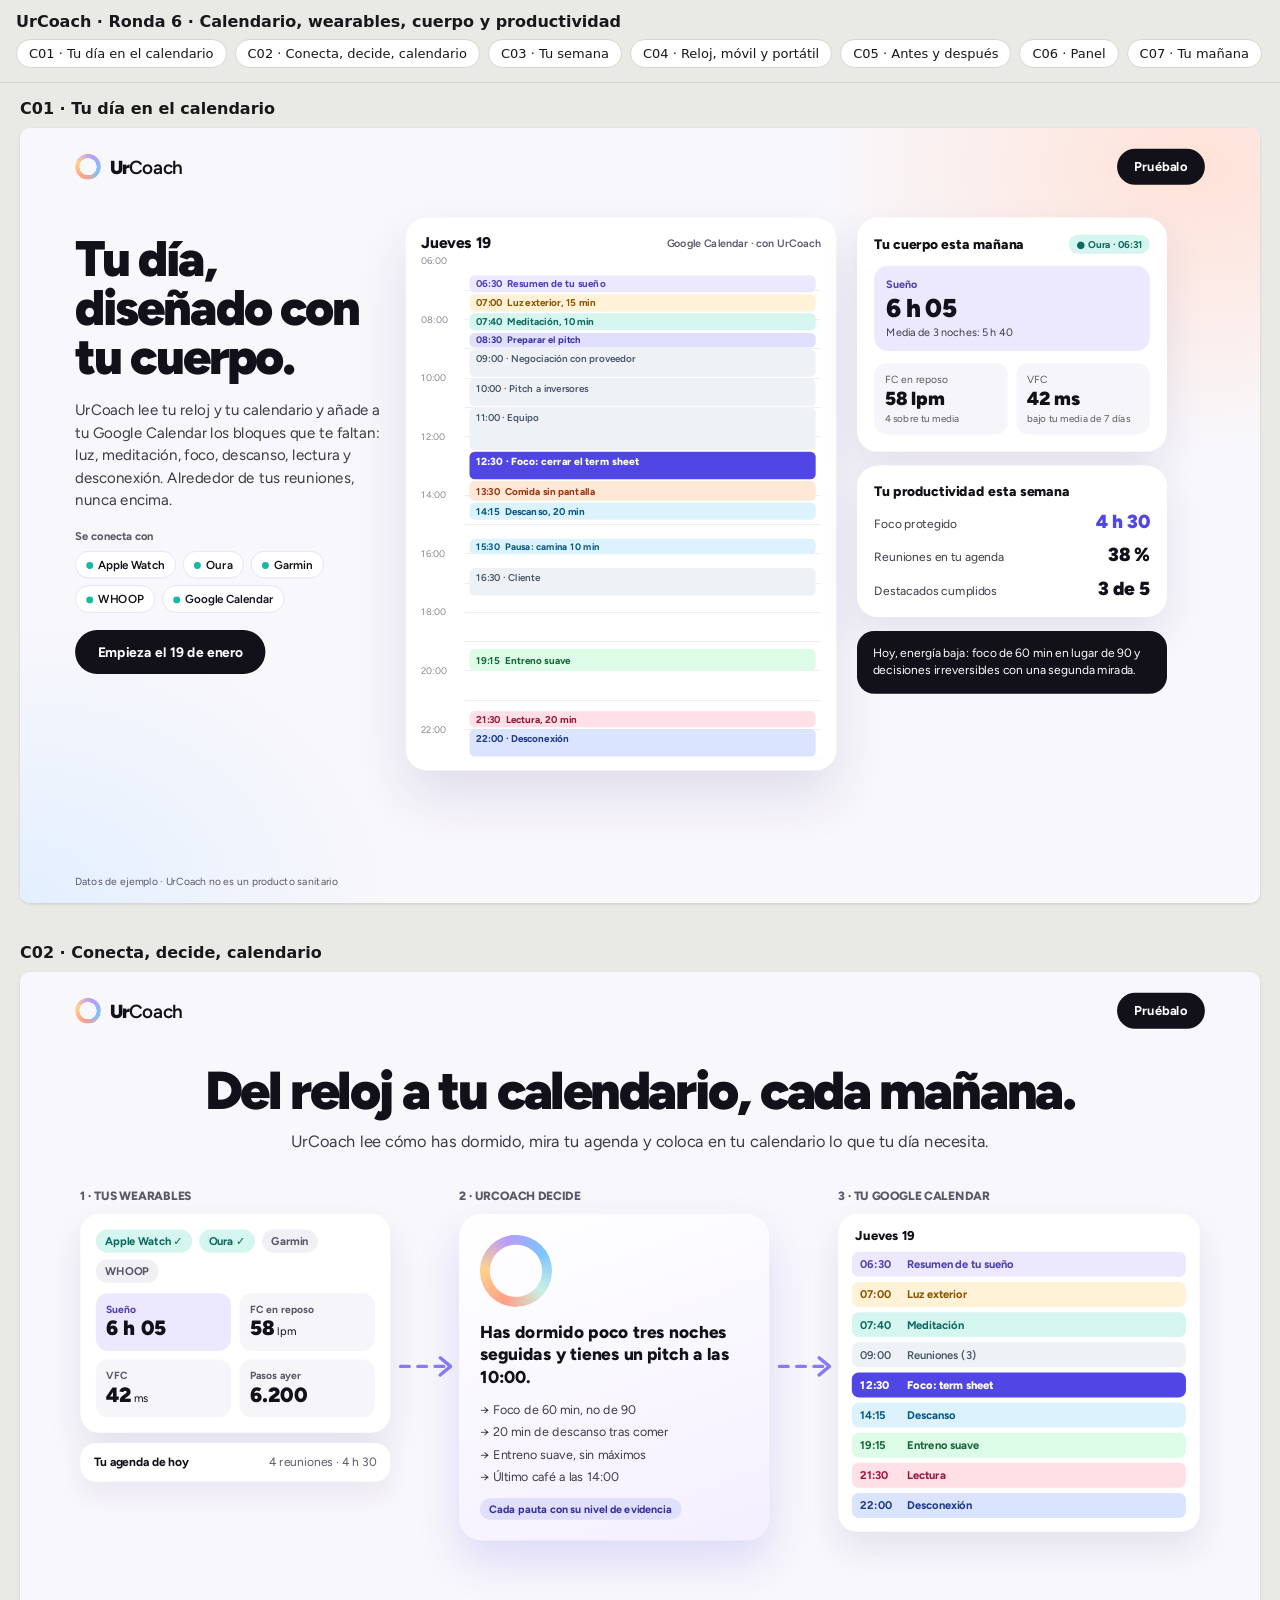
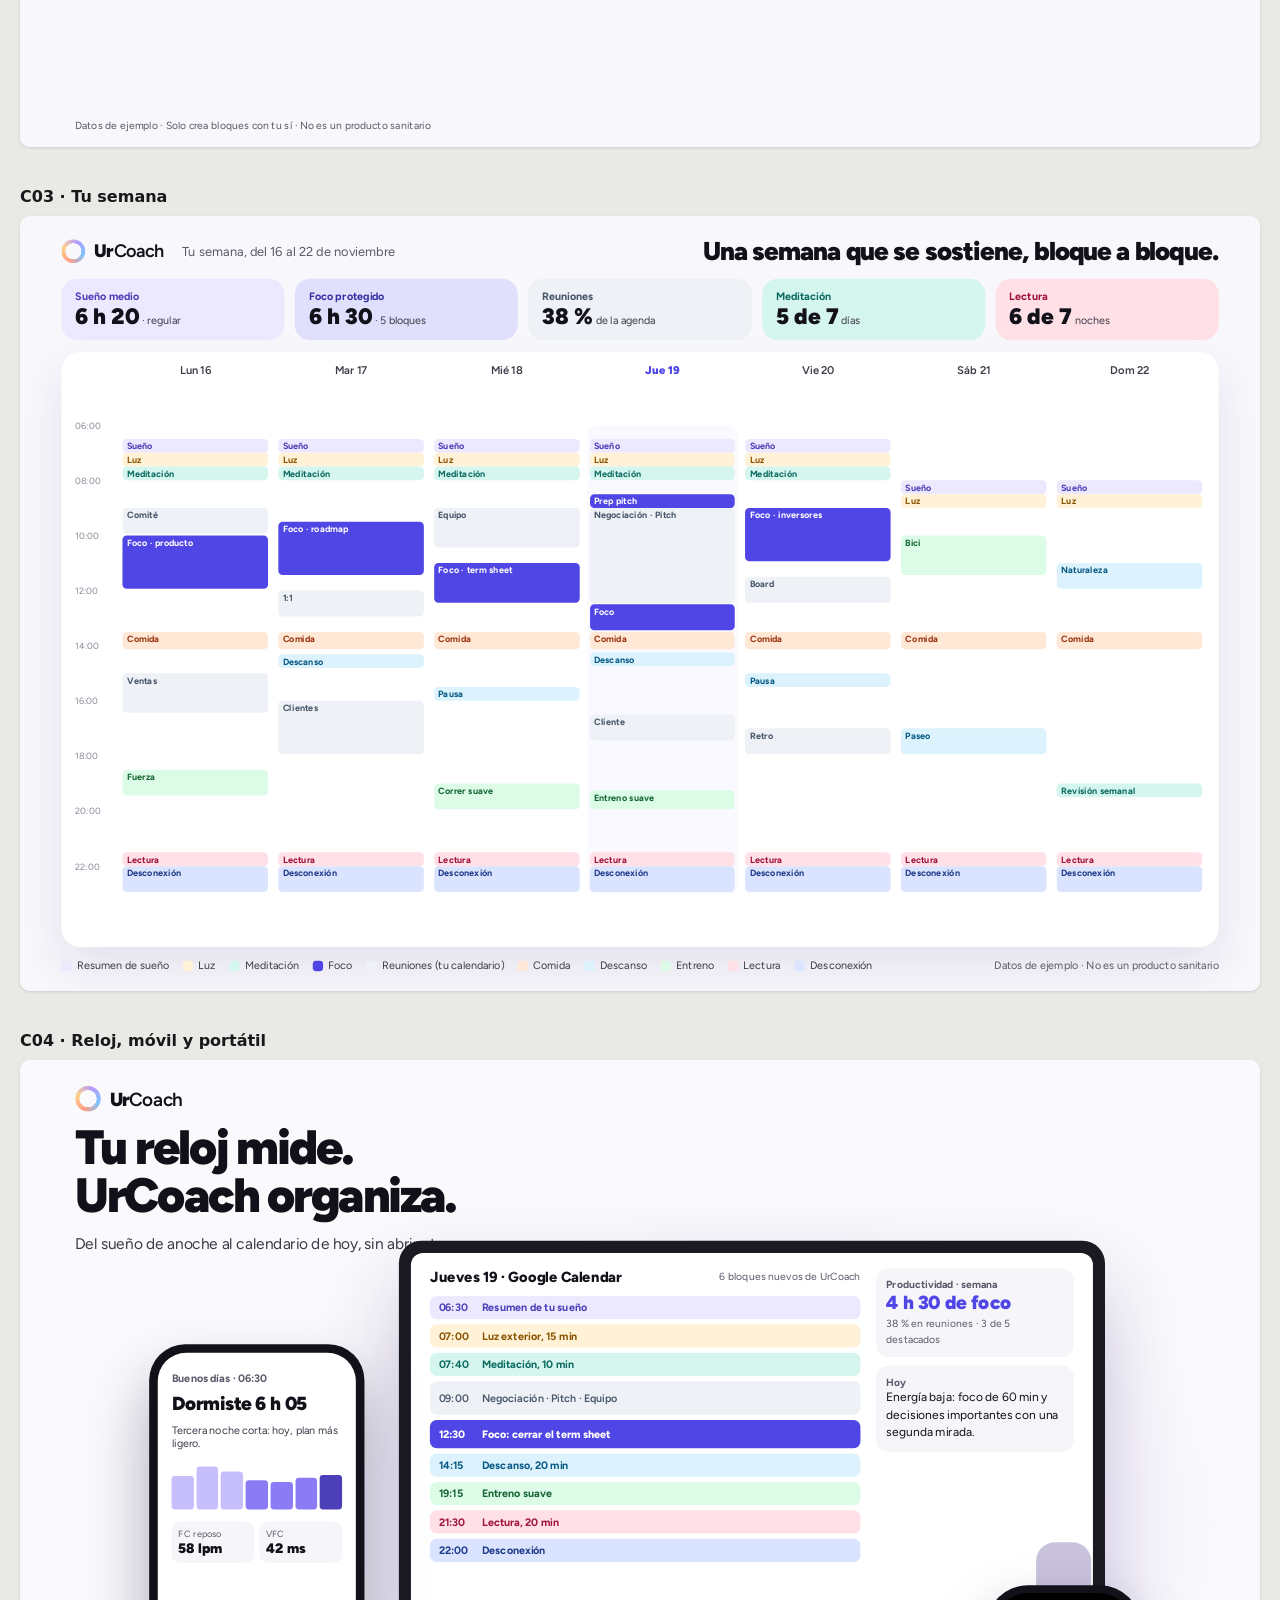
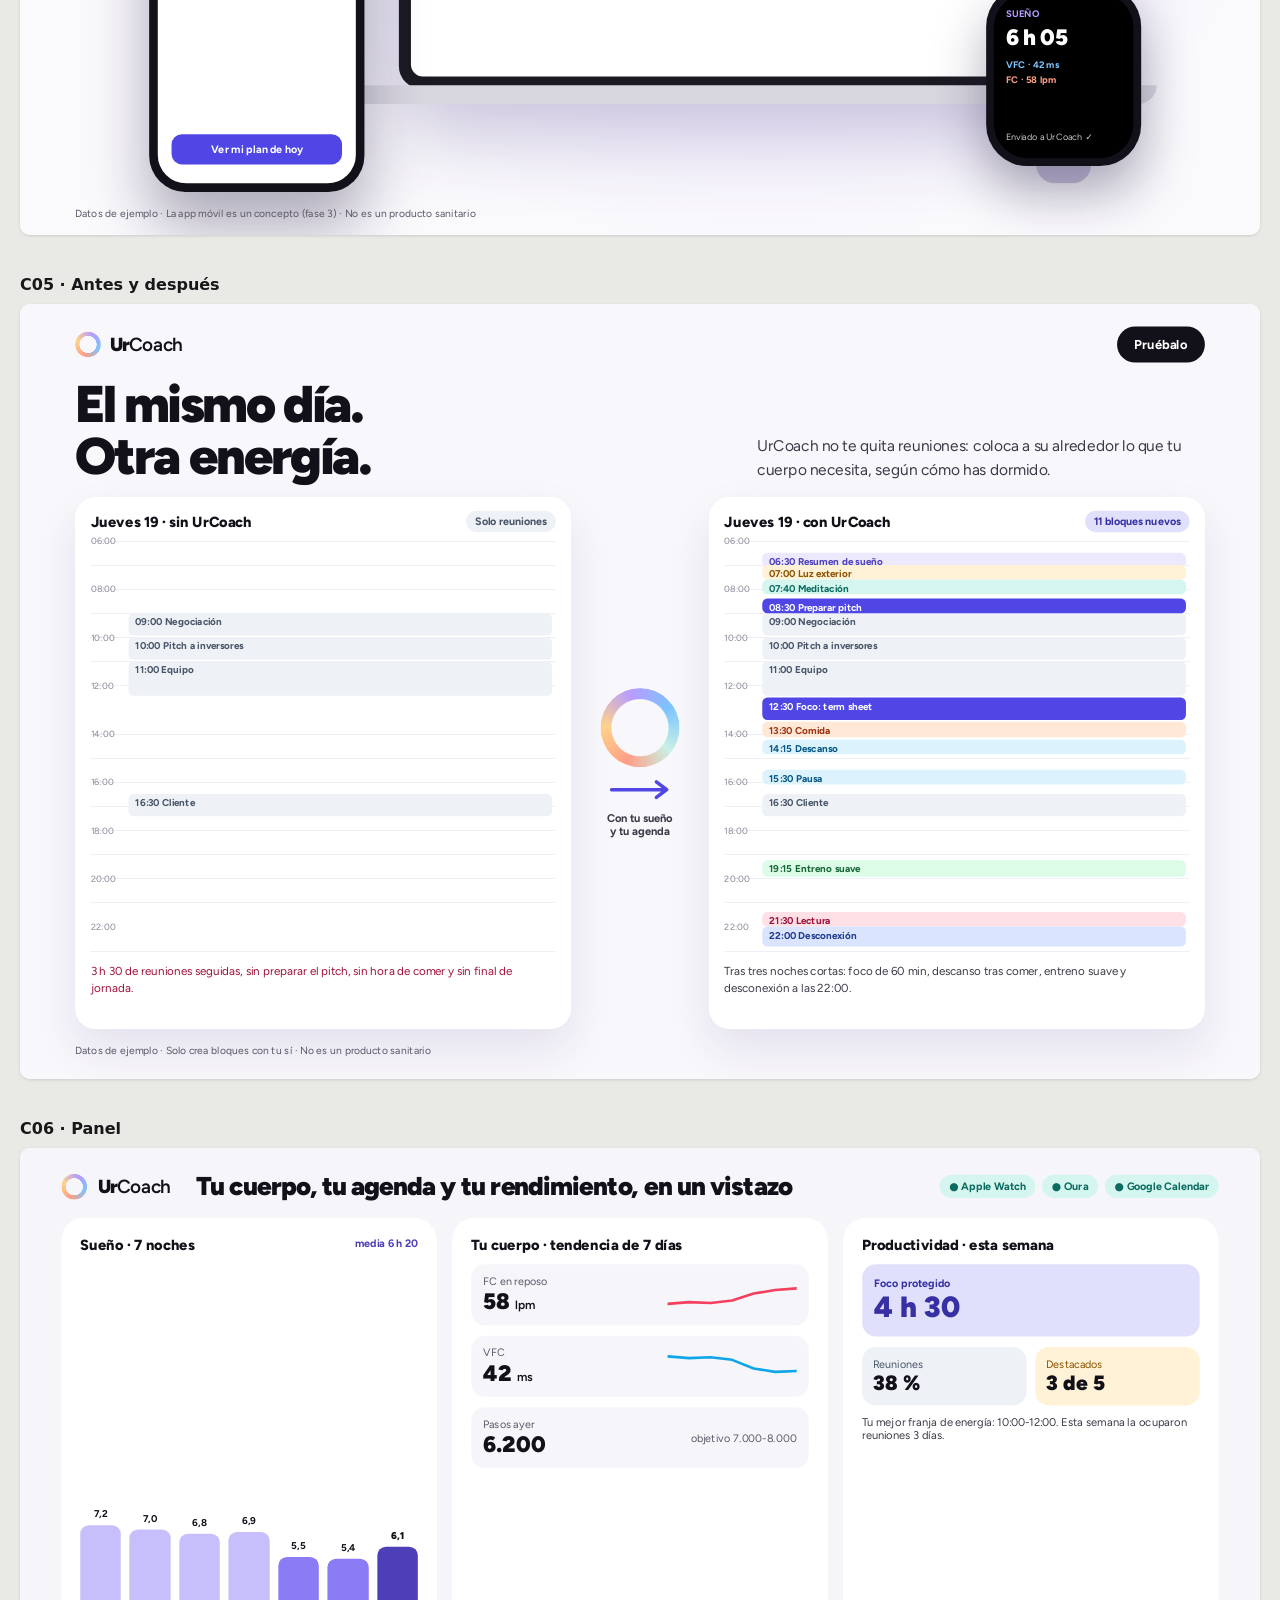
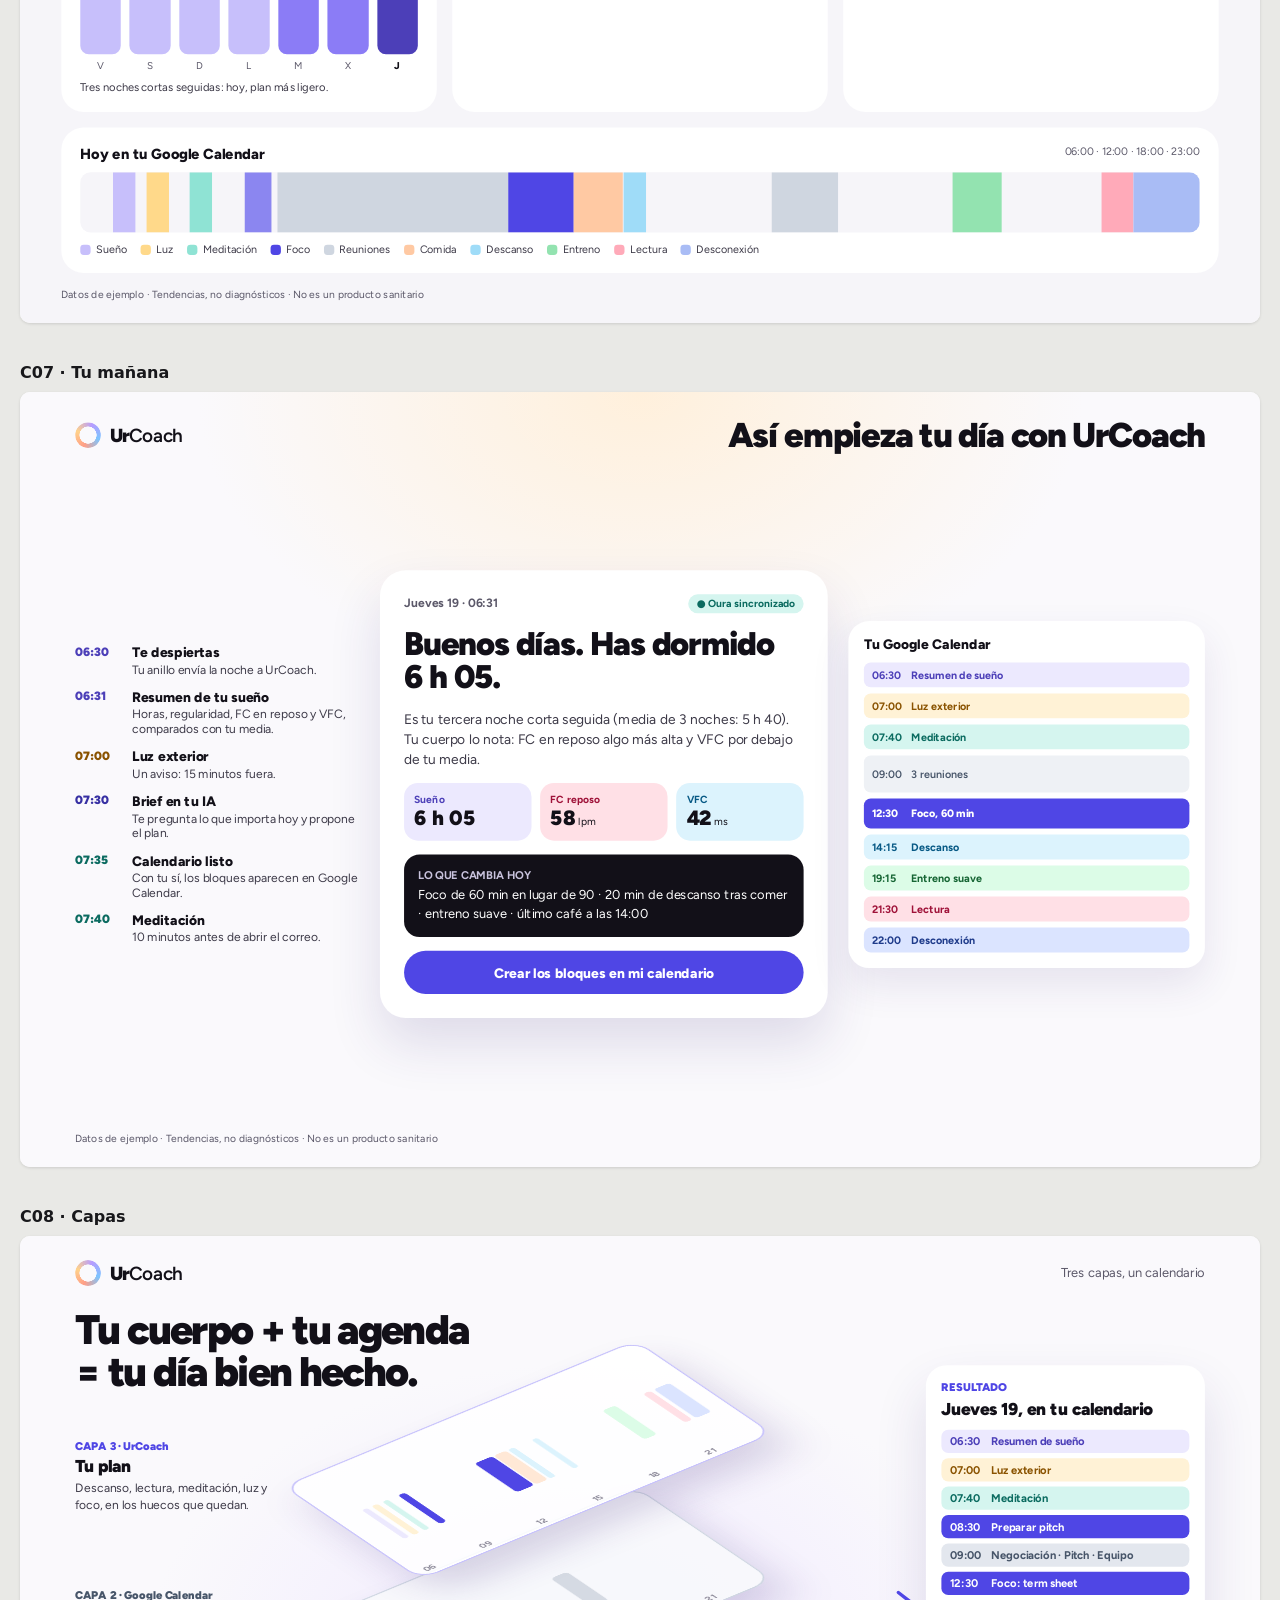
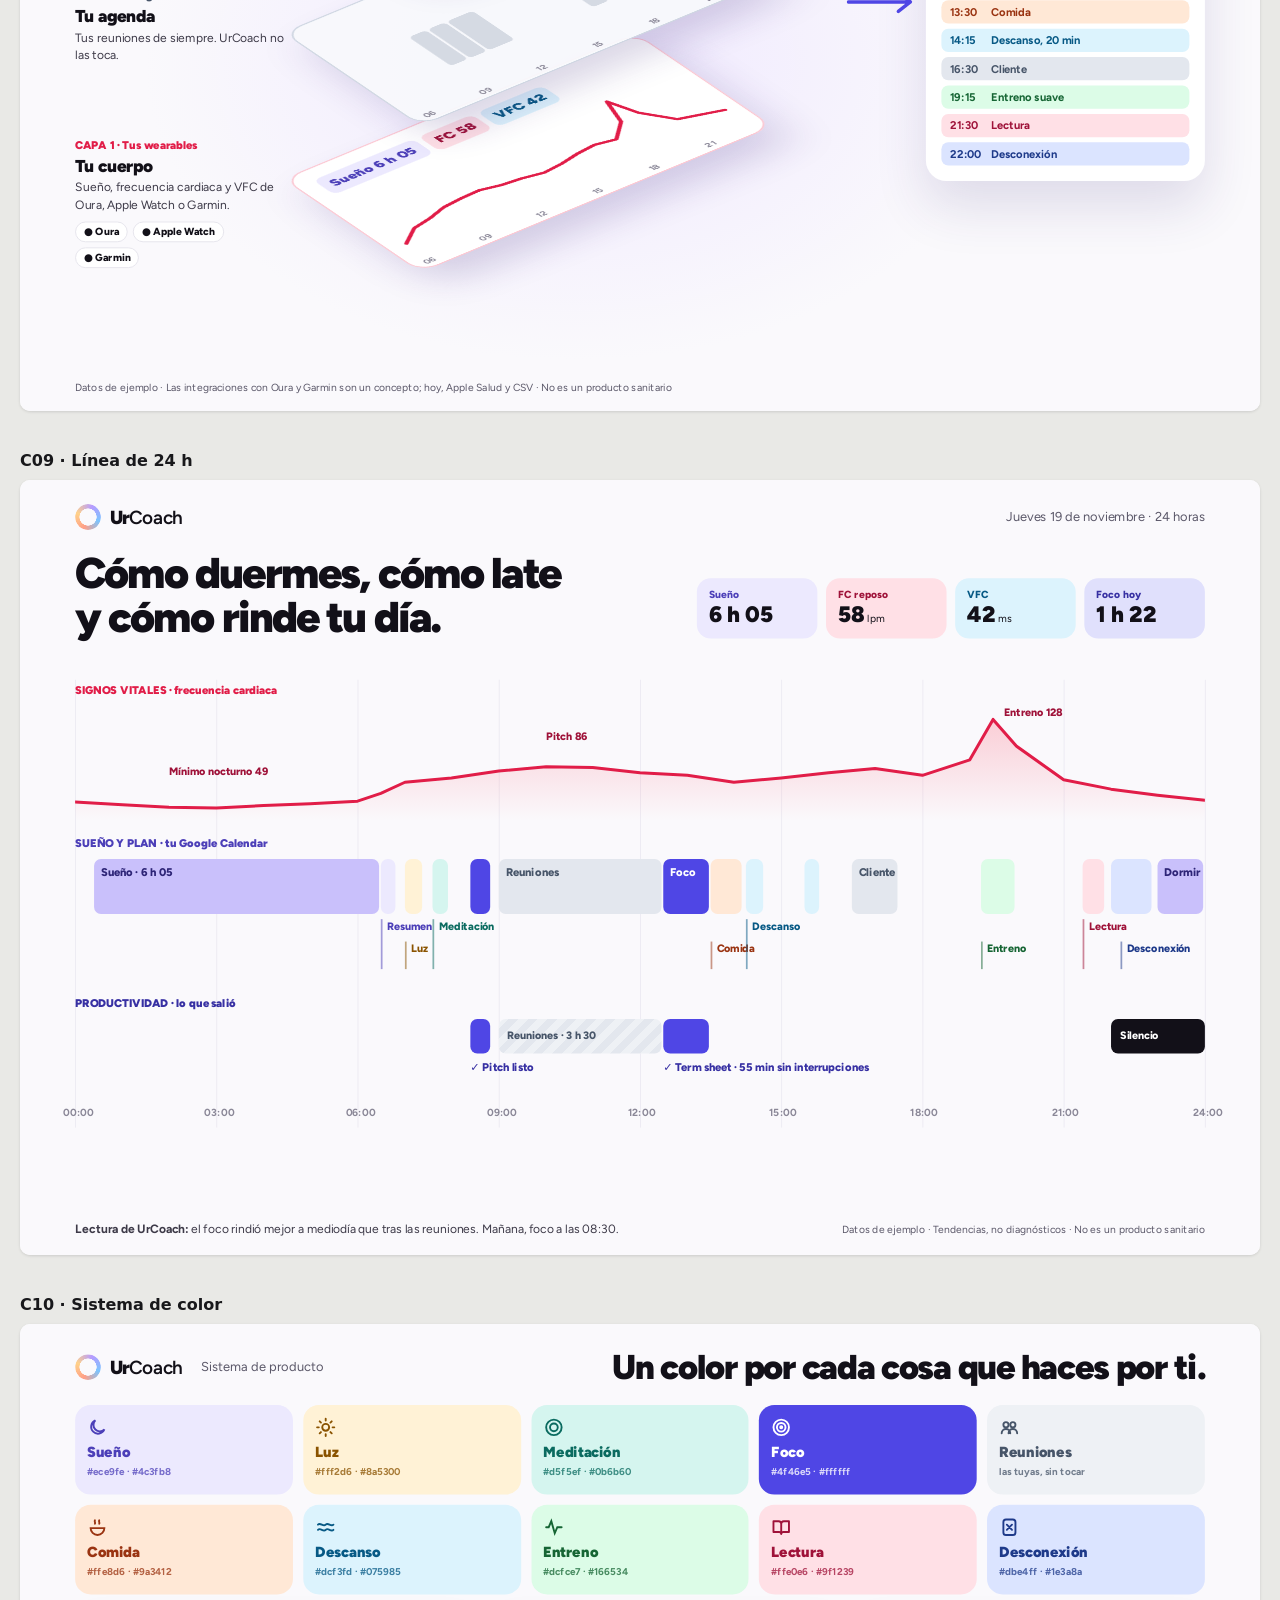
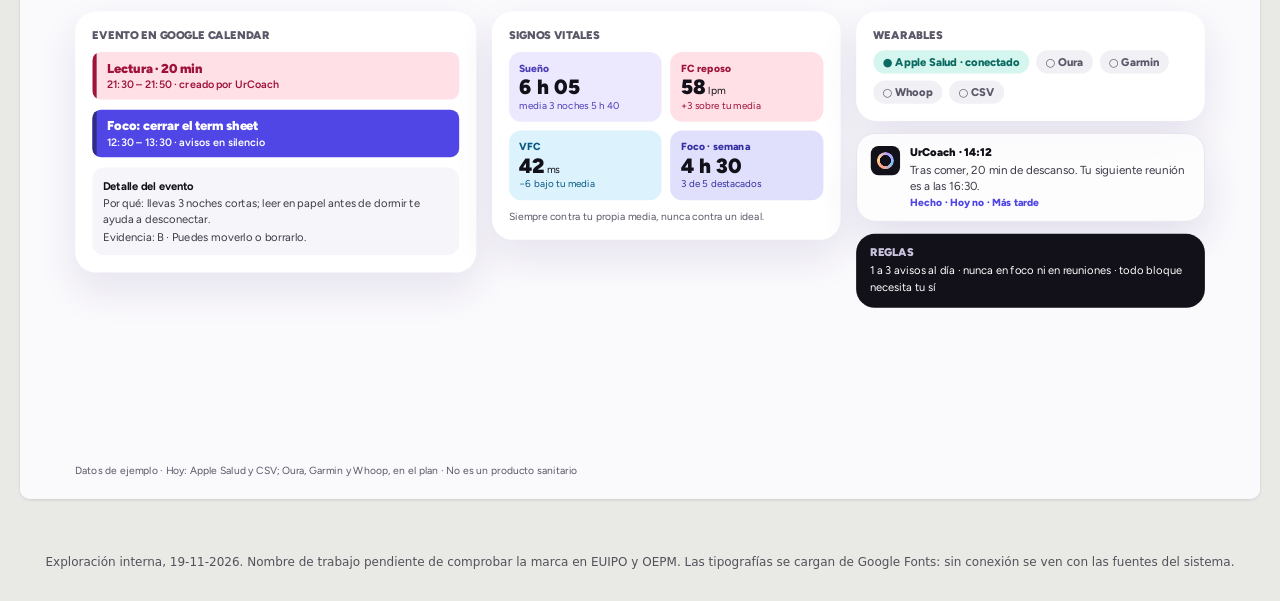
<file: marca/urcoach-marca-ronda6-calendario.html>
<!doctype html>
<html lang="es"><head><meta charset="utf-8">
<meta name="viewport" content="width=device-width, initial-scale=1">
<meta name="robots" content="noindex, nofollow">
<title>UrCoach · Ronda 6 · Calendario, wearables, cuerpo y productividad</title>
<link rel="preconnect" href="https://fonts.googleapis.com">
<link rel="stylesheet" href="https://fonts.googleapis.com/css2?family=Figtree:wght@400;500;600;700;800;900&amp;display=swap">
<style>
:root{color-scheme:light}
body{margin:0;background:#e9e9e6;color:#18181b;font-family:Inter,system-ui,-apple-system,sans-serif}
header{position:sticky;top:0;z-index:5;background:rgba(233,233,230,.95);backdrop-filter:blur(6px);padding:12px 16px;border-bottom:1px solid #d4d4d0}
header p{margin:0 0 8px;font-weight:600}
nav{display:flex;gap:8px;overflow-x:auto;padding-bottom:2px}
nav a{white-space:nowrap;font-size:13px;color:#18181b;text-decoration:none;background:#fff;border:1px solid #d4d4d0;border-radius:999px;padding:6px 12px}
main{max-width:1240px;margin:0 auto;padding:16px}
section{margin:0 0 40px;scroll-margin-top:96px}
h2{font-size:16px;margin:0 0 10px}
.frame{width:100%;overflow:hidden;border-radius:10px;box-shadow:0 1px 3px rgba(0,0,0,.12);background:#fff;position:relative}
.board{transform-origin:0 0;position:absolute;top:0;left:0}
@keyframes c2dash{0%{stroke-dashoffset:0}100%{stroke-dashoffset:-40}}
.c2-flow{animation:c2dash 1.6s linear infinite}
footer{text-align:center;font-size:12px;color:#52525b;padding:0 16px 32px}
</style></head>
<body>
<header><p>UrCoach · Ronda 6 · Calendario, wearables, cuerpo y productividad</p><nav><a href="#C01-Dia">C01 · Tu día en el calendario</a><a href="#C02-Flujo">C02 · Conecta, decide, calendario</a><a href="#C03-Semana">C03 · Tu semana</a><a href="#C04-Dispositivos">C04 · Reloj, móvil y portátil</a><a href="#C05-Antes-despues">C05 · Antes y después</a><a href="#C06-Panel">C06 · Panel</a><a href="#C07-Manana">C07 · Tu mañana</a><a href="#C08-Capas">C08 · Capas</a><a href="#C09-Linea">C09 · Línea de 24 h</a><a href="#C10-Sistema">C10 · Sistema de color</a></nav></header>
<main>
<section id="C01-Dia"><h2>C01 · Tu día en el calendario</h2>
<div class="frame" style="aspect-ratio:1440/900" data-w="1440"><div class="board" style="width:1440px;height:900px">

<div style="width: 1440px; height: 900px; box-sizing: border-box; position: relative; overflow: hidden; background: radial-gradient(50% 60% at 95% 5%, #ffe2d8 0%, rgba(255,226,216,0) 60%), radial-gradient(50% 60% at 0% 100%, #e3efff 0%, rgba(227,239,255,0) 60%), #f8f7fb; color: #121018; font-family: Figtree, system-ui, sans-serif">
  <div style="display: flex; justify-content: space-between; align-items: center; padding: 24px 64px">
    <div style="display: flex; align-items: center; gap: 10px">
      <div style="width: 30px; height: 30px; border-radius: 50%; background: conic-gradient(from 200deg, #ff9f87, #ffd28a, #b79cff, #7cc4ff, #ff9f87); -webkit-mask: radial-gradient(circle, transparent 46%, #000 48%); mask: radial-gradient(circle, transparent 46%, #000 48%)"></div>
      <span style="font-size: 22px; letter-spacing: -0.03em"><span style="font-weight: 900">Ur</span><span style="font-weight: 600">Coach</span></span>
    </div>
    <a href="#cohorte" style="text-decoration: none; background: #121018; color: #ffffff; padding: 12px 20px; border-radius: 999px; font-size: 15px; font-weight: 700">Pruébalo</a>
  </div>

  <div style="display: grid; grid-template-columns: 360px 500px 360px; gap: 24px; padding: 14px 64px 0; align-items: start">
    <div style="display: flex; flex-direction: column; gap: 20px; padding-top: 20px">
      <h1 style="margin: 0; font-size: 58px; font-weight: 900; letter-spacing: -0.045em; line-height: 0.98">Tu día, diseñado con tu cuerpo.</h1>
      <p style="margin: 0; font-size: 17.5px; line-height: 1.5; color: #3d3a48">UrCoach lee tu reloj y tu calendario y añade a tu Google Calendar los bloques que te faltan: luz, meditación, foco, descanso, lectura y desconexión. Alrededor de tus reuniones, nunca encima.</p>
      <div style="display: flex; flex-direction: column; gap: 10px">
        <span style="font-size: 13px; font-weight: 700; color: #5b5869">Se conecta con</span>
        <div style="display: flex; flex-wrap: wrap; gap: 8px">
          <span style="font-size: 13.5px; font-weight: 600; background: #ffffff; border: 1px solid #e4e1ee; border-radius: 999px; padding: 7px 12px"><span style="display: inline-block; width: 8px; height: 8px; border-radius: 50%; background: #14b8a6; margin-right: 6px"></span>Apple Watch</span>
          <span style="font-size: 13.5px; font-weight: 600; background: #ffffff; border: 1px solid #e4e1ee; border-radius: 999px; padding: 7px 12px"><span style="display: inline-block; width: 8px; height: 8px; border-radius: 50%; background: #14b8a6; margin-right: 6px"></span>Oura</span>
          <span style="font-size: 13.5px; font-weight: 600; background: #ffffff; border: 1px solid #e4e1ee; border-radius: 999px; padding: 7px 12px"><span style="display: inline-block; width: 8px; height: 8px; border-radius: 50%; background: #14b8a6; margin-right: 6px"></span>Garmin</span>
          <span style="font-size: 13.5px; font-weight: 600; background: #ffffff; border: 1px solid #e4e1ee; border-radius: 999px; padding: 7px 12px"><span style="display: inline-block; width: 8px; height: 8px; border-radius: 50%; background: #14b8a6; margin-right: 6px"></span>WHOOP</span>
          <span style="font-size: 13.5px; font-weight: 600; background: #ffffff; border: 1px solid #e4e1ee; border-radius: 999px; padding: 7px 12px"><span style="display: inline-block; width: 8px; height: 8px; border-radius: 50%; background: #14b8a6; margin-right: 6px"></span>Google Calendar</span>
        </div>
      </div>
      <a href="#cohorte" style="align-self: flex-start; text-decoration: none; background: #121018; color: #ffffff; padding: 16px 26px; border-radius: 999px; font-size: 16px; font-weight: 700">Empieza el 19 de enero</a>
    </div>

    <div style="background: #ffffff; border-radius: 24px; box-shadow: 0 30px 60px rgba(60,40,120,0.12); padding: 18px 18px 14px; display: flex; flex-direction: column; gap: 10px">
      <div style="display: flex; justify-content: space-between; align-items: center">
        <span style="font-size: 18px; font-weight: 800">Jueves 19</span>
        <span style="font-size: 12.5px; font-weight: 600; color: #5b5869">Google Calendar · con UrCoach</span>
      </div>
      <div style="position: relative; height: 578px">
        <div style="position: absolute; left: 0; top: 0; width: 44px; height: 578px; font-size: 11px; color: #8a8797">
          <span style="position: absolute; top: -6px">06:00</span><span style="position: absolute; top: 62px">08:00</span><span style="position: absolute; top: 130px">10:00</span><span style="position: absolute; top: 198px">12:00</span><span style="position: absolute; top: 266px">14:00</span><span style="position: absolute; top: 334px">16:00</span><span style="position: absolute; top: 402px">18:00</span><span style="position: absolute; top: 470px">20:00</span><span style="position: absolute; top: 538px">22:00</span>
        </div>
        <div style="position: absolute; left: 50px; right: 0; top: 0; height: 578px; background: repeating-linear-gradient(180deg, #f0eef5 0px, #f0eef5 1px, transparent 1px, transparent 34px)"></div>
        <div style="position: absolute; left: 56px; right: 6px; top: 17px; height: 20px; border-radius: 6px; background: #ece9fe; color: #4c3fb8; font-size: 11.5px; font-weight: 700; padding: 0 8px; display: flex; align-items: center; gap: 6px"><span>06:30</span>Resumen de tu sueño</div>
        <div style="position: absolute; left: 56px; right: 6px; top: 39px; height: 20px; border-radius: 6px; background: #fff2d6; color: #8a5300; font-size: 11.5px; font-weight: 700; padding: 0 8px; display: flex; align-items: center; gap: 6px"><span>07:00</span>Luz exterior, 15 min</div>
        <div style="position: absolute; left: 56px; right: 6px; top: 61px; height: 20px; border-radius: 6px; background: #d5f5ef; color: #0b6b60; font-size: 11.5px; font-weight: 700; padding: 0 8px; display: flex; align-items: center; gap: 6px"><span>07:40</span>Meditación, 10 min</div>
        <div style="position: absolute; left: 56px; right: 6px; top: 84px; height: 17px; border-radius: 6px; background: #e0e0fc; color: #3730a3; font-size: 11px; font-weight: 700; padding: 0 8px; display: flex; align-items: center; gap: 6px"><span>08:30</span>Preparar el pitch</div>
        <div style="position: absolute; left: 56px; right: 6px; top: 103px; height: 32px; border-radius: 6px; background: #eef1f5; color: #475569; font-size: 11.5px; font-weight: 600; padding: 4px 8px; box-sizing: border-box">09:00 · Negociación con proveedor</div>
        <div style="position: absolute; left: 56px; right: 6px; top: 137px; height: 32px; border-radius: 6px; background: #eef1f5; color: #475569; font-size: 11.5px; font-weight: 600; padding: 4px 8px; box-sizing: border-box">10:00 · Pitch a inversores</div>
        <div style="position: absolute; left: 56px; right: 6px; top: 171px; height: 49px; border-radius: 6px; background: #eef1f5; color: #475569; font-size: 11.5px; font-weight: 600; padding: 4px 8px; box-sizing: border-box">11:00 · Equipo</div>
        <div style="position: absolute; left: 56px; right: 6px; top: 222px; height: 32px; border-radius: 6px; background: #4f46e5; color: #ffffff; font-size: 12px; font-weight: 800; padding: 4px 8px; box-sizing: border-box">12:30 · Foco: cerrar el term sheet</div>
        <div style="position: absolute; left: 56px; right: 6px; top: 256px; height: 23px; border-radius: 6px; background: #ffe8d6; color: #9a3412; font-size: 11.5px; font-weight: 700; padding: 0 8px; display: flex; align-items: center; gap: 6px"><span>13:30</span>Comida sin pantalla</div>
        <div style="position: absolute; left: 56px; right: 6px; top: 281px; height: 20px; border-radius: 6px; background: #dcf3fd; color: #075985; font-size: 11.5px; font-weight: 700; padding: 0 8px; display: flex; align-items: center; gap: 6px"><span>14:15</span>Descanso, 20 min</div>
        <div style="position: absolute; left: 56px; right: 6px; top: 323px; height: 18px; border-radius: 6px; background: #dcf3fd; color: #075985; font-size: 11px; font-weight: 700; padding: 0 8px; display: flex; align-items: center; gap: 6px"><span>15:30</span>Pausa: camina 10 min</div>
        <div style="position: absolute; left: 56px; right: 6px; top: 357px; height: 32px; border-radius: 6px; background: #eef1f5; color: #475569; font-size: 11.5px; font-weight: 600; padding: 4px 8px; box-sizing: border-box">16:30 · Cliente</div>
        <div style="position: absolute; left: 56px; right: 6px; top: 451px; height: 25px; border-radius: 6px; background: #dcfce7; color: #166534; font-size: 11.5px; font-weight: 700; padding: 0 8px; display: flex; align-items: center; gap: 6px"><span>19:15</span>Entreno suave</div>
        <div style="position: absolute; left: 56px; right: 6px; top: 523px; height: 19px; border-radius: 6px; background: #ffe0e6; color: #9f1239; font-size: 11.5px; font-weight: 700; padding: 0 8px; display: flex; align-items: center; gap: 6px"><span>21:30</span>Lectura, 20 min</div>
        <div style="position: absolute; left: 56px; right: 6px; top: 544px; height: 32px; border-radius: 6px; background: #dbe4ff; color: #1e3a8a; font-size: 11.5px; font-weight: 700; padding: 4px 8px; box-sizing: border-box">22:00 · Desconexión</div>
      </div>
    </div>

    <div style="display: flex; flex-direction: column; gap: 16px">
      <div style="background: #ffffff; border-radius: 24px; box-shadow: 0 20px 44px rgba(60,40,120,0.1); padding: 20px; display: flex; flex-direction: column; gap: 14px">
        <div style="display: flex; justify-content: space-between; align-items: center"><span style="font-size: 16px; font-weight: 800">Tu cuerpo esta mañana</span><span style="font-size: 11.5px; font-weight: 700; color: #0b6b60; background: #d5f5ef; padding: 4px 9px; border-radius: 999px">● Oura · 06:31</span></div>
        <div style="background: #ece9fe; border-radius: 16px; padding: 14px; display: flex; flex-direction: column; gap: 2px"><span style="font-size: 12.5px; font-weight: 700; color: #4c3fb8">Sueño</span><span style="font-size: 30px; font-weight: 900; letter-spacing: -0.03em">6 h 05</span><span style="font-size: 12.5px; color: #3d3a48">Media de 3 noches: 5 h 40</span></div>
        <div style="display: grid; grid-template-columns: repeat(2, minmax(0, 1fr)); gap: 10px">
          <div style="background: #f6f5f9; border-radius: 14px; padding: 12px; display: flex; flex-direction: column; gap: 2px"><span style="font-size: 12px; color: #5b5869">FC en reposo</span><span style="font-size: 22px; font-weight: 900">58 lpm</span><span style="font-size: 11.5px; color: #5b5869">4 sobre tu media</span></div>
          <div style="background: #f6f5f9; border-radius: 14px; padding: 12px; display: flex; flex-direction: column; gap: 2px"><span style="font-size: 12px; color: #5b5869">VFC</span><span style="font-size: 22px; font-weight: 900">42 ms</span><span style="font-size: 11.5px; color: #5b5869">bajo tu media de 7 días</span></div>
        </div>
      </div>
      <div style="background: #ffffff; border-radius: 24px; box-shadow: 0 20px 44px rgba(60,40,120,0.1); padding: 20px; display: flex; flex-direction: column; gap: 12px">
        <span style="font-size: 16px; font-weight: 800">Tu productividad esta semana</span>
        <div style="display: flex; justify-content: space-between; align-items: baseline"><span style="font-size: 14px; color: #3d3a48">Foco protegido</span><span style="font-size: 22px; font-weight: 900; color: #4f46e5">4 h 30</span></div>
        <div style="display: flex; justify-content: space-between; align-items: baseline"><span style="font-size: 14px; color: #3d3a48">Reuniones en tu agenda</span><span style="font-size: 22px; font-weight: 900">38 %</span></div>
        <div style="display: flex; justify-content: space-between; align-items: baseline"><span style="font-size: 14px; color: #3d3a48">Destacados cumplidos</span><span style="font-size: 22px; font-weight: 900">3 de 5</span></div>
      </div>
      <div style="background: #121018; color: #ffffff; border-radius: 20px; padding: 16px 18px; font-size: 14px; line-height: 1.45">Hoy, energía baja: foco de 60 min en lugar de 90 y decisiones irreversibles con una segunda mirada.</div>
    </div>
  </div>
  <div style="position: absolute; left: 64px; bottom: 18px; font-size: 12px; color: #5b5869">Datos de ejemplo · UrCoach no es un producto sanitario</div>
</div>
</div></div></section><section id="C02-Flujo"><h2>C02 · Conecta, decide, calendario</h2>
<div class="frame" style="aspect-ratio:1440/900" data-w="1440"><div class="board" style="width:1440px;height:900px">

<div style="width: 1440px; height: 900px; box-sizing: border-box; position: relative; overflow: hidden; background: #f8f7fb; color: #121018; font-family: Figtree, system-ui, sans-serif">
  <div style="display: flex; justify-content: space-between; align-items: center; padding: 24px 64px">
    <div style="display: flex; align-items: center; gap: 10px">
      <div style="width: 30px; height: 30px; border-radius: 50%; background: conic-gradient(from 200deg, #ff9f87, #ffd28a, #b79cff, #7cc4ff, #ff9f87); -webkit-mask: radial-gradient(circle, transparent 46%, #000 48%); mask: radial-gradient(circle, transparent 46%, #000 48%)"></div>
      <span style="font-size: 22px; letter-spacing: -0.03em"><span style="font-weight: 900">Ur</span><span style="font-weight: 600">Coach</span></span>
    </div>
    <a href="#cohorte" style="text-decoration: none; background: #121018; color: #ffffff; padding: 12px 20px; border-radius: 999px; font-size: 15px; font-weight: 700">Pruébalo</a>
  </div>

  <div style="display: flex; flex-direction: column; align-items: center; gap: 10px; padding-top: 10px">
    <h1 style="margin: 0; font-size: 62px; font-weight: 900; letter-spacing: -0.045em; text-align: center">Del reloj a tu calendario, cada mañana.</h1>
    <p style="margin: 0; font-size: 19px; color: #3d3a48; text-align: center">UrCoach lee cómo has dormido, mira tu agenda y coloca en tu calendario lo que tu día necesita.</p>
  </div>

  <div style="position: relative; display: grid; grid-template-columns: 360px 360px 420px; gap: 80px; justify-content: center; padding-top: 44px">
    <svg width="1440" height="560" viewBox="0 0 1440 560" style="position: absolute; left: 0; top: 0" aria-hidden="true">
      <path class="c2-flow" d="M 442 250 H 494" stroke="#8b7cf6" stroke-width="4" stroke-dasharray="10 10" stroke-linecap="round" fill="none"></path>
      <path d="M 488 240 L 500 250 L 488 260" stroke="#8b7cf6" stroke-width="4" fill="none" stroke-linecap="round" stroke-linejoin="round"></path>
      <path class="c2-flow" d="M 882 250 H 934" stroke="#8b7cf6" stroke-width="4" stroke-dasharray="10 10" stroke-linecap="round" fill="none"></path>
      <path d="M 928 240 L 940 250 L 928 260" stroke="#8b7cf6" stroke-width="4" fill="none" stroke-linecap="round" stroke-linejoin="round"></path>
    </svg>

    <div style="position: relative; display: flex; flex-direction: column; gap: 12px">
      <span style="font-size: 14px; font-weight: 800; color: #5b5869">1 · TUS WEARABLES</span>
      <div style="background: #ffffff; border-radius: 22px; padding: 18px; box-shadow: 0 20px 40px rgba(60,40,120,0.1); display: flex; flex-direction: column; gap: 12px">
        <div style="display: flex; gap: 8px; flex-wrap: wrap">
          <span style="font-size: 13px; font-weight: 700; background: #d5f5ef; color: #0b6b60; border-radius: 999px; padding: 6px 11px">Apple Watch ✓</span>
          <span style="font-size: 13px; font-weight: 700; background: #d5f5ef; color: #0b6b60; border-radius: 999px; padding: 6px 11px">Oura ✓</span>
          <span style="font-size: 13px; font-weight: 700; background: #f1f0f5; color: #5b5869; border-radius: 999px; padding: 6px 11px">Garmin</span>
          <span style="font-size: 13px; font-weight: 700; background: #f1f0f5; color: #5b5869; border-radius: 999px; padding: 6px 11px">WHOOP</span>
        </div>
        <div style="display: grid; grid-template-columns: repeat(2, minmax(0, 1fr)); gap: 10px">
          <div style="background: #ece9fe; border-radius: 14px; padding: 12px"><span style="display: block; font-size: 12px; color: #4c3fb8; font-weight: 700">Sueño</span><span style="font-size: 24px; font-weight: 900">6 h 05</span></div>
          <div style="background: #f6f5f9; border-radius: 14px; padding: 12px"><span style="display: block; font-size: 12px; color: #5b5869; font-weight: 700">FC en reposo</span><span style="font-size: 24px; font-weight: 900">58</span><span style="font-size: 13px"> lpm</span></div>
          <div style="background: #f6f5f9; border-radius: 14px; padding: 12px"><span style="display: block; font-size: 12px; color: #5b5869; font-weight: 700">VFC</span><span style="font-size: 24px; font-weight: 900">42</span><span style="font-size: 13px"> ms</span></div>
          <div style="background: #f6f5f9; border-radius: 14px; padding: 12px"><span style="display: block; font-size: 12px; color: #5b5869; font-weight: 700">Pasos ayer</span><span style="font-size: 24px; font-weight: 900">6.200</span></div>
        </div>
      </div>
      <div style="background: #ffffff; border-radius: 18px; padding: 14px 16px; box-shadow: 0 14px 30px rgba(60,40,120,0.08); display: flex; justify-content: space-between"><span style="font-size: 14px; font-weight: 700">Tu agenda de hoy</span><span style="font-size: 14px; color: #5b5869">4 reuniones · 4 h 30</span></div>
    </div>

    <div style="position: relative; display: flex; flex-direction: column; gap: 12px">
      <span style="font-size: 14px; font-weight: 800; color: #5b5869">2 · URCOACH DECIDE</span>
      <div style="background: linear-gradient(160deg, #ffffff 0%, #f4efff 100%); border-radius: 26px; padding: 24px; box-shadow: 0 24px 50px rgba(79,70,229,0.16); display: flex; flex-direction: column; gap: 16px; align-items: flex-start">
        <div style="width: 84px; height: 84px; border-radius: 50%; background: conic-gradient(from 200deg, #ff9f87, #ffd28a, #b79cff, #7cc4ff, #c9f0e4, #ff9f87); -webkit-mask: radial-gradient(circle, transparent 50%, #000 52%); mask: radial-gradient(circle, transparent 50%, #000 52%)"></div>
        <span style="font-size: 20px; font-weight: 800; line-height: 1.3">Has dormido poco tres noches seguidas y tienes un pitch a las 10:00.</span>
        <div style="display: flex; flex-direction: column; gap: 8px; font-size: 14.5px; color: #3d3a48">
          <span>→ Foco de 60 min, no de 90</span>
          <span>→ 20 min de descanso tras comer</span>
          <span>→ Entreno suave, sin máximos</span>
          <span>→ Último café a las 14:00</span>
        </div>
        <span style="font-size: 12.5px; font-weight: 700; background: #e0e0fc; color: #3730a3; border-radius: 999px; padding: 5px 11px">Cada pauta con su nivel de evidencia</span>
      </div>
    </div>

    <div style="position: relative; display: flex; flex-direction: column; gap: 12px">
      <span style="font-size: 14px; font-weight: 800; color: #5b5869">3 · TU GOOGLE CALENDAR</span>
      <div style="background: #ffffff; border-radius: 22px; padding: 16px; box-shadow: 0 20px 40px rgba(60,40,120,0.1); display: flex; flex-direction: column; gap: 6px">
        <span style="font-size: 15px; font-weight: 800; padding: 0 4px 4px">Jueves 19</span>
        <div style="display: flex; gap: 10px; align-items: center; background: #ece9fe; color: #4c3fb8; border-radius: 8px; padding: 7px 10px; font-size: 13px; font-weight: 700"><span style="width: 44px">06:30</span>Resumen de tu sueño</div>
        <div style="display: flex; gap: 10px; align-items: center; background: #fff2d6; color: #8a5300; border-radius: 8px; padding: 7px 10px; font-size: 13px; font-weight: 700"><span style="width: 44px">07:00</span>Luz exterior</div>
        <div style="display: flex; gap: 10px; align-items: center; background: #d5f5ef; color: #0b6b60; border-radius: 8px; padding: 7px 10px; font-size: 13px; font-weight: 700"><span style="width: 44px">07:40</span>Meditación</div>
        <div style="display: flex; gap: 10px; align-items: center; background: #eef1f5; color: #475569; border-radius: 8px; padding: 7px 10px; font-size: 13px; font-weight: 600"><span style="width: 44px">09:00</span>Reuniones (3)</div>
        <div style="display: flex; gap: 10px; align-items: center; background: #4f46e5; color: #ffffff; border-radius: 8px; padding: 7px 10px; font-size: 13px; font-weight: 800"><span style="width: 44px">12:30</span>Foco: term sheet</div>
        <div style="display: flex; gap: 10px; align-items: center; background: #dcf3fd; color: #075985; border-radius: 8px; padding: 7px 10px; font-size: 13px; font-weight: 700"><span style="width: 44px">14:15</span>Descanso</div>
        <div style="display: flex; gap: 10px; align-items: center; background: #dcfce7; color: #166534; border-radius: 8px; padding: 7px 10px; font-size: 13px; font-weight: 700"><span style="width: 44px">19:15</span>Entreno suave</div>
        <div style="display: flex; gap: 10px; align-items: center; background: #ffe0e6; color: #9f1239; border-radius: 8px; padding: 7px 10px; font-size: 13px; font-weight: 700"><span style="width: 44px">21:30</span>Lectura</div>
        <div style="display: flex; gap: 10px; align-items: center; background: #dbe4ff; color: #1e3a8a; border-radius: 8px; padding: 7px 10px; font-size: 13px; font-weight: 700"><span style="width: 44px">22:00</span>Desconexión</div>
      </div>
    </div>
  </div>
  <div style="position: absolute; left: 64px; bottom: 18px; font-size: 12px; color: #5b5869">Datos de ejemplo · Solo crea bloques con tu sí · No es un producto sanitario</div>
</div>
</div></div></section><section id="C03-Semana"><h2>C03 · Tu semana</h2>
<div class="frame" style="aspect-ratio:1440/900" data-w="1440"><div class="board" style="width:1440px;height:900px">

<div style="width: 1440px; height: 900px; box-sizing: border-box; background: #f8f7fb; color: #121018; font-family: Figtree, system-ui, sans-serif; padding: 22px 48px; display: flex; flex-direction: column; gap: 14px">
  <div style="display: flex; justify-content: space-between; align-items: center">
    <div style="display: flex; align-items: center; gap: 10px">
      <div style="width: 28px; height: 28px; border-radius: 50%; background: conic-gradient(from 200deg, #ff9f87, #ffd28a, #b79cff, #7cc4ff, #ff9f87); -webkit-mask: radial-gradient(circle, transparent 46%, #000 48%); mask: radial-gradient(circle, transparent 46%, #000 48%)"></div>
      <span style="font-size: 21px; letter-spacing: -0.03em"><span style="font-weight: 900">Ur</span><span style="font-weight: 600">Coach</span></span>
      <span style="font-size: 15px; color: #5b5869; margin-left: 12px">Tu semana, del 16 al 22 de noviembre</span>
    </div>
    <h1 style="margin: 0; font-size: 30px; font-weight: 900; letter-spacing: -0.03em">Una semana que se sostiene, bloque a bloque.</h1>
  </div>

  <div style="display: grid; grid-template-columns: repeat(5, minmax(0, 1fr)); gap: 12px">
    <div style="background: #ece9fe; border-radius: 18px; padding: 12px 16px"><span style="display: block; font-size: 12.5px; font-weight: 700; color: #4c3fb8">Sueño medio</span><span style="font-size: 26px; font-weight: 900">6 h 20</span><span style="font-size: 12.5px; color: #3d3a48"> · regular</span></div>
    <div style="background: #e0e0fc; border-radius: 18px; padding: 12px 16px"><span style="display: block; font-size: 12.5px; font-weight: 700; color: #3730a3">Foco protegido</span><span style="font-size: 26px; font-weight: 900">6 h 30</span><span style="font-size: 12.5px; color: #3d3a48"> · 5 bloques</span></div>
    <div style="background: #eef1f5; border-radius: 18px; padding: 12px 16px"><span style="display: block; font-size: 12.5px; font-weight: 700; color: #475569">Reuniones</span><span style="font-size: 26px; font-weight: 900">38 %</span><span style="font-size: 12.5px; color: #3d3a48"> de la agenda</span></div>
    <div style="background: #d5f5ef; border-radius: 18px; padding: 12px 16px"><span style="display: block; font-size: 12.5px; font-weight: 700; color: #0b6b60">Meditación</span><span style="font-size: 26px; font-weight: 900">5 de 7</span><span style="font-size: 12.5px; color: #3d3a48"> días</span></div>
    <div style="background: #ffe0e6; border-radius: 18px; padding: 12px 16px"><span style="display: block; font-size: 12.5px; font-weight: 700; color: #9f1239">Lectura</span><span style="font-size: 26px; font-weight: 900">6 de 7</span><span style="font-size: 12.5px; color: #3d3a48"> noches</span></div>
  </div>

  <div style="background: #ffffff; border-radius: 22px; box-shadow: 0 24px 50px rgba(60,40,120,0.1); padding: 14px 16px; display: grid; grid-template-columns: 46px repeat(7, minmax(0, 1fr)); gap: 0 6px; flex-grow: 1">
    <div></div>
    
      <div style="text-align: center; padding-bottom: 8px; font-size: 13px; font-weight: 600; color: #3d3a48">Lun 16</div>
    
      <div style="text-align: center; padding-bottom: 8px; font-size: 13px; font-weight: 600; color: #3d3a48">Mar 17</div>
    
      <div style="text-align: center; padding-bottom: 8px; font-size: 13px; font-weight: 600; color: #3d3a48">Mié 18</div>
    
      <div style="text-align: center; padding-bottom: 8px; font-size: 13px; font-weight: 900; color: #4f46e5">Jue 19</div>
    
      <div style="text-align: center; padding-bottom: 8px; font-size: 13px; font-weight: 600; color: #3d3a48">Vie 20</div>
    
      <div style="text-align: center; padding-bottom: 8px; font-size: 13px; font-weight: 600; color: #3d3a48">Sáb 21</div>
    
      <div style="text-align: center; padding-bottom: 8px; font-size: 13px; font-weight: 600; color: #3d3a48">Dom 22</div>
    
    <div style="position: relative; height: 544px; font-size: 10.5px; color: #8a8797">
      
        <span style="position: absolute; top: -6px">06:00</span>
      
        <span style="position: absolute; top: 58px">08:00</span>
      
        <span style="position: absolute; top: 122px">10:00</span>
      
        <span style="position: absolute; top: 186px">12:00</span>
      
        <span style="position: absolute; top: 250px">14:00</span>
      
        <span style="position: absolute; top: 314px">16:00</span>
      
        <span style="position: absolute; top: 378px">18:00</span>
      
        <span style="position: absolute; top: 442px">20:00</span>
      
        <span style="position: absolute; top: 506px">22:00</span>
      
    </div>
    
      <div style="position: relative; height: 544px; border-radius: 10px; background: transparent">
        
          <div style="position: absolute; left: 3px; right: 3px; top: 16px; height: 16px; border-radius: 5px; background: #ece9fe; color: #4c3fb8; font-size: 10.5px; font-weight: 700; padding: 2px 5px; box-sizing: border-box; overflow: hidden; white-space: nowrap">Sueño</div>
        
          <div style="position: absolute; left: 3px; right: 3px; top: 32px; height: 16px; border-radius: 5px; background: #fff2d6; color: #8a5300; font-size: 10.5px; font-weight: 700; padding: 2px 5px; box-sizing: border-box; overflow: hidden; white-space: nowrap">Luz</div>
        
          <div style="position: absolute; left: 3px; right: 3px; top: 48px; height: 16px; border-radius: 5px; background: #d5f5ef; color: #0b6b60; font-size: 10.5px; font-weight: 700; padding: 2px 5px; box-sizing: border-box; overflow: hidden; white-space: nowrap">Meditación</div>
        
          <div style="position: absolute; left: 3px; right: 3px; top: 96px; height: 30px; border-radius: 5px; background: #eef1f5; color: #475569; font-size: 10.5px; font-weight: 700; padding: 2px 5px; box-sizing: border-box; overflow: hidden; white-space: nowrap">Comité</div>
        
          <div style="position: absolute; left: 3px; right: 3px; top: 128px; height: 62px; border-radius: 5px; background: #4f46e5; color: #ffffff; font-size: 10.5px; font-weight: 700; padding: 2px 5px; box-sizing: border-box; overflow: hidden; white-space: nowrap">Foco · producto</div>
        
          <div style="position: absolute; left: 3px; right: 3px; top: 288px; height: 46px; border-radius: 5px; background: #eef1f5; color: #475569; font-size: 10.5px; font-weight: 700; padding: 2px 5px; box-sizing: border-box; overflow: hidden; white-space: nowrap">Ventas</div>
        
          <div style="position: absolute; left: 3px; right: 3px; top: 400px; height: 30px; border-radius: 5px; background: #dcfce7; color: #166534; font-size: 10.5px; font-weight: 700; padding: 2px 5px; box-sizing: border-box; overflow: hidden; white-space: nowrap">Fuerza</div>
        
          <div style="position: absolute; left: 3px; right: 3px; top: 240px; height: 20px; border-radius: 5px; background: #ffe8d6; color: #9a3412; font-size: 10.5px; font-weight: 700; padding: 2px 5px; box-sizing: border-box; overflow: hidden; white-space: nowrap">Comida</div>
        
          <div style="position: absolute; left: 3px; right: 3px; top: 496px; height: 16px; border-radius: 5px; background: #ffe0e6; color: #9f1239; font-size: 10.5px; font-weight: 700; padding: 2px 5px; box-sizing: border-box; overflow: hidden; white-space: nowrap">Lectura</div>
        
          <div style="position: absolute; left: 3px; right: 3px; top: 512px; height: 30px; border-radius: 5px; background: #dbe4ff; color: #1e3a8a; font-size: 10.5px; font-weight: 700; padding: 2px 5px; box-sizing: border-box; overflow: hidden; white-space: nowrap">Desconexión</div>
        
      </div>
    
      <div style="position: relative; height: 544px; border-radius: 10px; background: transparent">
        
          <div style="position: absolute; left: 3px; right: 3px; top: 16px; height: 16px; border-radius: 5px; background: #ece9fe; color: #4c3fb8; font-size: 10.5px; font-weight: 700; padding: 2px 5px; box-sizing: border-box; overflow: hidden; white-space: nowrap">Sueño</div>
        
          <div style="position: absolute; left: 3px; right: 3px; top: 32px; height: 16px; border-radius: 5px; background: #fff2d6; color: #8a5300; font-size: 10.5px; font-weight: 700; padding: 2px 5px; box-sizing: border-box; overflow: hidden; white-space: nowrap">Luz</div>
        
          <div style="position: absolute; left: 3px; right: 3px; top: 48px; height: 16px; border-radius: 5px; background: #d5f5ef; color: #0b6b60; font-size: 10.5px; font-weight: 700; padding: 2px 5px; box-sizing: border-box; overflow: hidden; white-space: nowrap">Meditación</div>
        
          <div style="position: absolute; left: 3px; right: 3px; top: 112px; height: 62px; border-radius: 5px; background: #4f46e5; color: #ffffff; font-size: 10.5px; font-weight: 700; padding: 2px 5px; box-sizing: border-box; overflow: hidden; white-space: nowrap">Foco · roadmap</div>
        
          <div style="position: absolute; left: 3px; right: 3px; top: 192px; height: 30px; border-radius: 5px; background: #eef1f5; color: #475569; font-size: 10.5px; font-weight: 700; padding: 2px 5px; box-sizing: border-box; overflow: hidden; white-space: nowrap">1:1</div>
        
          <div style="position: absolute; left: 3px; right: 3px; top: 266px; height: 16px; border-radius: 5px; background: #dcf3fd; color: #075985; font-size: 10.5px; font-weight: 700; padding: 2px 5px; box-sizing: border-box; overflow: hidden; white-space: nowrap">Descanso</div>
        
          <div style="position: absolute; left: 3px; right: 3px; top: 320px; height: 62px; border-radius: 5px; background: #eef1f5; color: #475569; font-size: 10.5px; font-weight: 700; padding: 2px 5px; box-sizing: border-box; overflow: hidden; white-space: nowrap">Clientes</div>
        
          <div style="position: absolute; left: 3px; right: 3px; top: 240px; height: 20px; border-radius: 5px; background: #ffe8d6; color: #9a3412; font-size: 10.5px; font-weight: 700; padding: 2px 5px; box-sizing: border-box; overflow: hidden; white-space: nowrap">Comida</div>
        
          <div style="position: absolute; left: 3px; right: 3px; top: 496px; height: 16px; border-radius: 5px; background: #ffe0e6; color: #9f1239; font-size: 10.5px; font-weight: 700; padding: 2px 5px; box-sizing: border-box; overflow: hidden; white-space: nowrap">Lectura</div>
        
          <div style="position: absolute; left: 3px; right: 3px; top: 512px; height: 30px; border-radius: 5px; background: #dbe4ff; color: #1e3a8a; font-size: 10.5px; font-weight: 700; padding: 2px 5px; box-sizing: border-box; overflow: hidden; white-space: nowrap">Desconexión</div>
        
      </div>
    
      <div style="position: relative; height: 544px; border-radius: 10px; background: transparent">
        
          <div style="position: absolute; left: 3px; right: 3px; top: 16px; height: 16px; border-radius: 5px; background: #ece9fe; color: #4c3fb8; font-size: 10.5px; font-weight: 700; padding: 2px 5px; box-sizing: border-box; overflow: hidden; white-space: nowrap">Sueño</div>
        
          <div style="position: absolute; left: 3px; right: 3px; top: 32px; height: 16px; border-radius: 5px; background: #fff2d6; color: #8a5300; font-size: 10.5px; font-weight: 700; padding: 2px 5px; box-sizing: border-box; overflow: hidden; white-space: nowrap">Luz</div>
        
          <div style="position: absolute; left: 3px; right: 3px; top: 48px; height: 16px; border-radius: 5px; background: #d5f5ef; color: #0b6b60; font-size: 10.5px; font-weight: 700; padding: 2px 5px; box-sizing: border-box; overflow: hidden; white-space: nowrap">Meditación</div>
        
          <div style="position: absolute; left: 3px; right: 3px; top: 96px; height: 46px; border-radius: 5px; background: #eef1f5; color: #475569; font-size: 10.5px; font-weight: 700; padding: 2px 5px; box-sizing: border-box; overflow: hidden; white-space: nowrap">Equipo</div>
        
          <div style="position: absolute; left: 3px; right: 3px; top: 160px; height: 46px; border-radius: 5px; background: #4f46e5; color: #ffffff; font-size: 10.5px; font-weight: 700; padding: 2px 5px; box-sizing: border-box; overflow: hidden; white-space: nowrap">Foco · term sheet</div>
        
          <div style="position: absolute; left: 3px; right: 3px; top: 304px; height: 16px; border-radius: 5px; background: #dcf3fd; color: #075985; font-size: 10.5px; font-weight: 700; padding: 2px 5px; box-sizing: border-box; overflow: hidden; white-space: nowrap">Pausa</div>
        
          <div style="position: absolute; left: 3px; right: 3px; top: 416px; height: 30px; border-radius: 5px; background: #dcfce7; color: #166534; font-size: 10.5px; font-weight: 700; padding: 2px 5px; box-sizing: border-box; overflow: hidden; white-space: nowrap">Correr suave</div>
        
          <div style="position: absolute; left: 3px; right: 3px; top: 240px; height: 20px; border-radius: 5px; background: #ffe8d6; color: #9a3412; font-size: 10.5px; font-weight: 700; padding: 2px 5px; box-sizing: border-box; overflow: hidden; white-space: nowrap">Comida</div>
        
          <div style="position: absolute; left: 3px; right: 3px; top: 496px; height: 16px; border-radius: 5px; background: #ffe0e6; color: #9f1239; font-size: 10.5px; font-weight: 700; padding: 2px 5px; box-sizing: border-box; overflow: hidden; white-space: nowrap">Lectura</div>
        
          <div style="position: absolute; left: 3px; right: 3px; top: 512px; height: 30px; border-radius: 5px; background: #dbe4ff; color: #1e3a8a; font-size: 10.5px; font-weight: 700; padding: 2px 5px; box-sizing: border-box; overflow: hidden; white-space: nowrap">Desconexión</div>
        
      </div>
    
      <div style="position: relative; height: 544px; border-radius: 10px; background: #faf9ff">
        
          <div style="position: absolute; left: 3px; right: 3px; top: 16px; height: 16px; border-radius: 5px; background: #ece9fe; color: #4c3fb8; font-size: 10.5px; font-weight: 700; padding: 2px 5px; box-sizing: border-box; overflow: hidden; white-space: nowrap">Sueño</div>
        
          <div style="position: absolute; left: 3px; right: 3px; top: 32px; height: 16px; border-radius: 5px; background: #fff2d6; color: #8a5300; font-size: 10.5px; font-weight: 700; padding: 2px 5px; box-sizing: border-box; overflow: hidden; white-space: nowrap">Luz</div>
        
          <div style="position: absolute; left: 3px; right: 3px; top: 48px; height: 16px; border-radius: 5px; background: #d5f5ef; color: #0b6b60; font-size: 10.5px; font-weight: 700; padding: 2px 5px; box-sizing: border-box; overflow: hidden; white-space: nowrap">Meditación</div>
        
          <div style="position: absolute; left: 3px; right: 3px; top: 80px; height: 16px; border-radius: 5px; background: #4f46e5; color: #ffffff; font-size: 10.5px; font-weight: 700; padding: 2px 5px; box-sizing: border-box; overflow: hidden; white-space: nowrap">Prep pitch</div>
        
          <div style="position: absolute; left: 3px; right: 3px; top: 96px; height: 110px; border-radius: 5px; background: #eef1f5; color: #475569; font-size: 10.5px; font-weight: 700; padding: 2px 5px; box-sizing: border-box; overflow: hidden; white-space: nowrap">Negociación · Pitch</div>
        
          <div style="position: absolute; left: 3px; right: 3px; top: 208px; height: 30px; border-radius: 5px; background: #4f46e5; color: #ffffff; font-size: 10.5px; font-weight: 700; padding: 2px 5px; box-sizing: border-box; overflow: hidden; white-space: nowrap">Foco</div>
        
          <div style="position: absolute; left: 3px; right: 3px; top: 264px; height: 16px; border-radius: 5px; background: #dcf3fd; color: #075985; font-size: 10.5px; font-weight: 700; padding: 2px 5px; box-sizing: border-box; overflow: hidden; white-space: nowrap">Descanso</div>
        
          <div style="position: absolute; left: 3px; right: 3px; top: 336px; height: 30px; border-radius: 5px; background: #eef1f5; color: #475569; font-size: 10.5px; font-weight: 700; padding: 2px 5px; box-sizing: border-box; overflow: hidden; white-space: nowrap">Cliente</div>
        
          <div style="position: absolute; left: 3px; right: 3px; top: 424px; height: 22px; border-radius: 5px; background: #dcfce7; color: #166534; font-size: 10.5px; font-weight: 700; padding: 2px 5px; box-sizing: border-box; overflow: hidden; white-space: nowrap">Entreno suave</div>
        
          <div style="position: absolute; left: 3px; right: 3px; top: 240px; height: 20px; border-radius: 5px; background: #ffe8d6; color: #9a3412; font-size: 10.5px; font-weight: 700; padding: 2px 5px; box-sizing: border-box; overflow: hidden; white-space: nowrap">Comida</div>
        
          <div style="position: absolute; left: 3px; right: 3px; top: 496px; height: 16px; border-radius: 5px; background: #ffe0e6; color: #9f1239; font-size: 10.5px; font-weight: 700; padding: 2px 5px; box-sizing: border-box; overflow: hidden; white-space: nowrap">Lectura</div>
        
          <div style="position: absolute; left: 3px; right: 3px; top: 512px; height: 30px; border-radius: 5px; background: #dbe4ff; color: #1e3a8a; font-size: 10.5px; font-weight: 700; padding: 2px 5px; box-sizing: border-box; overflow: hidden; white-space: nowrap">Desconexión</div>
        
      </div>
    
      <div style="position: relative; height: 544px; border-radius: 10px; background: transparent">
        
          <div style="position: absolute; left: 3px; right: 3px; top: 16px; height: 16px; border-radius: 5px; background: #ece9fe; color: #4c3fb8; font-size: 10.5px; font-weight: 700; padding: 2px 5px; box-sizing: border-box; overflow: hidden; white-space: nowrap">Sueño</div>
        
          <div style="position: absolute; left: 3px; right: 3px; top: 32px; height: 16px; border-radius: 5px; background: #fff2d6; color: #8a5300; font-size: 10.5px; font-weight: 700; padding: 2px 5px; box-sizing: border-box; overflow: hidden; white-space: nowrap">Luz</div>
        
          <div style="position: absolute; left: 3px; right: 3px; top: 48px; height: 16px; border-radius: 5px; background: #d5f5ef; color: #0b6b60; font-size: 10.5px; font-weight: 700; padding: 2px 5px; box-sizing: border-box; overflow: hidden; white-space: nowrap">Meditación</div>
        
          <div style="position: absolute; left: 3px; right: 3px; top: 96px; height: 62px; border-radius: 5px; background: #4f46e5; color: #ffffff; font-size: 10.5px; font-weight: 700; padding: 2px 5px; box-sizing: border-box; overflow: hidden; white-space: nowrap">Foco · inversores</div>
        
          <div style="position: absolute; left: 3px; right: 3px; top: 176px; height: 30px; border-radius: 5px; background: #eef1f5; color: #475569; font-size: 10.5px; font-weight: 700; padding: 2px 5px; box-sizing: border-box; overflow: hidden; white-space: nowrap">Board</div>
        
          <div style="position: absolute; left: 3px; right: 3px; top: 288px; height: 16px; border-radius: 5px; background: #dcf3fd; color: #075985; font-size: 10.5px; font-weight: 700; padding: 2px 5px; box-sizing: border-box; overflow: hidden; white-space: nowrap">Pausa</div>
        
          <div style="position: absolute; left: 3px; right: 3px; top: 352px; height: 30px; border-radius: 5px; background: #eef1f5; color: #475569; font-size: 10.5px; font-weight: 700; padding: 2px 5px; box-sizing: border-box; overflow: hidden; white-space: nowrap">Retro</div>
        
          <div style="position: absolute; left: 3px; right: 3px; top: 240px; height: 20px; border-radius: 5px; background: #ffe8d6; color: #9a3412; font-size: 10.5px; font-weight: 700; padding: 2px 5px; box-sizing: border-box; overflow: hidden; white-space: nowrap">Comida</div>
        
          <div style="position: absolute; left: 3px; right: 3px; top: 496px; height: 16px; border-radius: 5px; background: #ffe0e6; color: #9f1239; font-size: 10.5px; font-weight: 700; padding: 2px 5px; box-sizing: border-box; overflow: hidden; white-space: nowrap">Lectura</div>
        
          <div style="position: absolute; left: 3px; right: 3px; top: 512px; height: 30px; border-radius: 5px; background: #dbe4ff; color: #1e3a8a; font-size: 10.5px; font-weight: 700; padding: 2px 5px; box-sizing: border-box; overflow: hidden; white-space: nowrap">Desconexión</div>
        
      </div>
    
      <div style="position: relative; height: 544px; border-radius: 10px; background: transparent">
        
          <div style="position: absolute; left: 3px; right: 3px; top: 64px; height: 16px; border-radius: 5px; background: #ece9fe; color: #4c3fb8; font-size: 10.5px; font-weight: 700; padding: 2px 5px; box-sizing: border-box; overflow: hidden; white-space: nowrap">Sueño</div>
        
          <div style="position: absolute; left: 3px; right: 3px; top: 80px; height: 16px; border-radius: 5px; background: #fff2d6; color: #8a5300; font-size: 10.5px; font-weight: 700; padding: 2px 5px; box-sizing: border-box; overflow: hidden; white-space: nowrap">Luz</div>
        
          <div style="position: absolute; left: 3px; right: 3px; top: 128px; height: 46px; border-radius: 5px; background: #dcfce7; color: #166534; font-size: 10.5px; font-weight: 700; padding: 2px 5px; box-sizing: border-box; overflow: hidden; white-space: nowrap">Bici</div>
        
          <div style="position: absolute; left: 3px; right: 3px; top: 352px; height: 30px; border-radius: 5px; background: #dcf3fd; color: #075985; font-size: 10.5px; font-weight: 700; padding: 2px 5px; box-sizing: border-box; overflow: hidden; white-space: nowrap">Paseo</div>
        
          <div style="position: absolute; left: 3px; right: 3px; top: 240px; height: 20px; border-radius: 5px; background: #ffe8d6; color: #9a3412; font-size: 10.5px; font-weight: 700; padding: 2px 5px; box-sizing: border-box; overflow: hidden; white-space: nowrap">Comida</div>
        
          <div style="position: absolute; left: 3px; right: 3px; top: 496px; height: 16px; border-radius: 5px; background: #ffe0e6; color: #9f1239; font-size: 10.5px; font-weight: 700; padding: 2px 5px; box-sizing: border-box; overflow: hidden; white-space: nowrap">Lectura</div>
        
          <div style="position: absolute; left: 3px; right: 3px; top: 512px; height: 30px; border-radius: 5px; background: #dbe4ff; color: #1e3a8a; font-size: 10.5px; font-weight: 700; padding: 2px 5px; box-sizing: border-box; overflow: hidden; white-space: nowrap">Desconexión</div>
        
      </div>
    
      <div style="position: relative; height: 544px; border-radius: 10px; background: transparent">
        
          <div style="position: absolute; left: 3px; right: 3px; top: 64px; height: 16px; border-radius: 5px; background: #ece9fe; color: #4c3fb8; font-size: 10.5px; font-weight: 700; padding: 2px 5px; box-sizing: border-box; overflow: hidden; white-space: nowrap">Sueño</div>
        
          <div style="position: absolute; left: 3px; right: 3px; top: 80px; height: 16px; border-radius: 5px; background: #fff2d6; color: #8a5300; font-size: 10.5px; font-weight: 700; padding: 2px 5px; box-sizing: border-box; overflow: hidden; white-space: nowrap">Luz</div>
        
          <div style="position: absolute; left: 3px; right: 3px; top: 160px; height: 30px; border-radius: 5px; background: #dcf3fd; color: #075985; font-size: 10.5px; font-weight: 700; padding: 2px 5px; box-sizing: border-box; overflow: hidden; white-space: nowrap">Naturaleza</div>
        
          <div style="position: absolute; left: 3px; right: 3px; top: 416px; height: 16px; border-radius: 5px; background: #d5f5ef; color: #0b6b60; font-size: 10.5px; font-weight: 700; padding: 2px 5px; box-sizing: border-box; overflow: hidden; white-space: nowrap">Revisión semanal</div>
        
          <div style="position: absolute; left: 3px; right: 3px; top: 240px; height: 20px; border-radius: 5px; background: #ffe8d6; color: #9a3412; font-size: 10.5px; font-weight: 700; padding: 2px 5px; box-sizing: border-box; overflow: hidden; white-space: nowrap">Comida</div>
        
          <div style="position: absolute; left: 3px; right: 3px; top: 496px; height: 16px; border-radius: 5px; background: #ffe0e6; color: #9f1239; font-size: 10.5px; font-weight: 700; padding: 2px 5px; box-sizing: border-box; overflow: hidden; white-space: nowrap">Lectura</div>
        
          <div style="position: absolute; left: 3px; right: 3px; top: 512px; height: 30px; border-radius: 5px; background: #dbe4ff; color: #1e3a8a; font-size: 10.5px; font-weight: 700; padding: 2px 5px; box-sizing: border-box; overflow: hidden; white-space: nowrap">Desconexión</div>
        
      </div>
    
  </div>

  <div style="display: flex; gap: 16px; flex-wrap: wrap; font-size: 12.5px; color: #3d3a48; align-items: center">
    
      <span style="display: flex; align-items: center; gap: 6px"><span style="width: 12px; height: 12px; border-radius: 4px; background: #ece9fe"></span>Resumen de sueño</span>
    
      <span style="display: flex; align-items: center; gap: 6px"><span style="width: 12px; height: 12px; border-radius: 4px; background: #fff2d6"></span>Luz</span>
    
      <span style="display: flex; align-items: center; gap: 6px"><span style="width: 12px; height: 12px; border-radius: 4px; background: #d5f5ef"></span>Meditación</span>
    
      <span style="display: flex; align-items: center; gap: 6px"><span style="width: 12px; height: 12px; border-radius: 4px; background: #4f46e5"></span>Foco</span>
    
      <span style="display: flex; align-items: center; gap: 6px"><span style="width: 12px; height: 12px; border-radius: 4px; background: #eef1f5"></span>Reuniones (tu calendario)</span>
    
      <span style="display: flex; align-items: center; gap: 6px"><span style="width: 12px; height: 12px; border-radius: 4px; background: #ffe8d6"></span>Comida</span>
    
      <span style="display: flex; align-items: center; gap: 6px"><span style="width: 12px; height: 12px; border-radius: 4px; background: #dcf3fd"></span>Descanso</span>
    
      <span style="display: flex; align-items: center; gap: 6px"><span style="width: 12px; height: 12px; border-radius: 4px; background: #dcfce7"></span>Entreno</span>
    
      <span style="display: flex; align-items: center; gap: 6px"><span style="width: 12px; height: 12px; border-radius: 4px; background: #ffe0e6"></span>Lectura</span>
    
      <span style="display: flex; align-items: center; gap: 6px"><span style="width: 12px; height: 12px; border-radius: 4px; background: #dbe4ff"></span>Desconexión</span>
    
    <span style="margin-left: auto; color: #5b5869">Datos de ejemplo · No es un producto sanitario</span>
  </div>
</div>
</div></div></section><section id="C04-Dispositivos"><h2>C04 · Reloj, móvil y portátil</h2>
<div class="frame" style="aspect-ratio:1440/900" data-w="1440"><div class="board" style="width:1440px;height:900px">

<div style="width: 1440px; height: 900px; box-sizing: border-box; position: relative; overflow: hidden; background: radial-gradient(55% 60% at 60% 60%, #efe8ff 0%, rgba(239,232,255,0) 70%), #faf9fc; color: #121018; font-family: Figtree, system-ui, sans-serif">
  <div style="position: absolute; left: 64px; top: 30px; display: flex; flex-direction: column; gap: 14px; max-width: 520px">
    <div style="display: flex; align-items: center; gap: 10px">
      <div style="width: 30px; height: 30px; border-radius: 50%; background: conic-gradient(from 200deg, #ff9f87, #ffd28a, #b79cff, #7cc4ff, #ff9f87); -webkit-mask: radial-gradient(circle, transparent 46%, #000 48%); mask: radial-gradient(circle, transparent 46%, #000 48%)"></div>
      <span style="font-size: 22px; letter-spacing: -0.03em"><span style="font-weight: 900">Ur</span><span style="font-weight: 600">Coach</span></span>
    </div>
    <h1 style="margin: 0; font-size: 56px; font-weight: 900; letter-spacing: -0.045em; line-height: 1">Tu reloj mide.<br>UrCoach organiza.</h1>
    <p style="margin: 0; font-size: 18px; line-height: 1.5; color: #3d3a48">Del sueño de anoche al calendario de hoy, sin abrir otra app.</p>
  </div>

  <div style="position: absolute; left: 440px; top: 210px; width: 820px; height: 520px; background: #1b1a22; border-radius: 26px; padding: 14px; box-sizing: border-box; box-shadow: 0 50px 90px rgba(60,40,120,0.25)">
    <div style="width: 100%; height: 100%; background: #ffffff; border-radius: 14px; padding: 18px 22px; box-sizing: border-box; display: grid; grid-template-columns: 1fr 230px; gap: 18px">
      <div style="display: flex; flex-direction: column; gap: 6px">
        <div style="display: flex; justify-content: space-between; align-items: center; padding-bottom: 6px"><span style="font-size: 17px; font-weight: 800">Jueves 19 · Google Calendar</span><span style="font-size: 12px; color: #5b5869">6 bloques nuevos de UrCoach</span></div>
        <div style="display: flex; gap: 10px; background: #ece9fe; color: #4c3fb8; border-radius: 8px; padding: 6px 10px; font-size: 12.5px; font-weight: 700"><span style="width: 40px">06:30</span>Resumen de tu sueño</div>
        <div style="display: flex; gap: 10px; background: #fff2d6; color: #8a5300; border-radius: 8px; padding: 6px 10px; font-size: 12.5px; font-weight: 700"><span style="width: 40px">07:00</span>Luz exterior, 15 min</div>
        <div style="display: flex; gap: 10px; background: #d5f5ef; color: #0b6b60; border-radius: 8px; padding: 6px 10px; font-size: 12.5px; font-weight: 700"><span style="width: 40px">07:40</span>Meditación, 10 min</div>
        <div style="display: flex; gap: 10px; background: #eef1f5; color: #475569; border-radius: 8px; padding: 12px 10px; font-size: 12.5px; font-weight: 600"><span style="width: 40px">09:00</span>Negociación · Pitch · Equipo</div>
        <div style="display: flex; gap: 10px; background: #4f46e5; color: #ffffff; border-radius: 8px; padding: 9px 10px; font-size: 12.5px; font-weight: 800"><span style="width: 40px">12:30</span>Foco: cerrar el term sheet</div>
        <div style="display: flex; gap: 10px; background: #dcf3fd; color: #075985; border-radius: 8px; padding: 6px 10px; font-size: 12.5px; font-weight: 700"><span style="width: 40px">14:15</span>Descanso, 20 min</div>
        <div style="display: flex; gap: 10px; background: #dcfce7; color: #166534; border-radius: 8px; padding: 6px 10px; font-size: 12.5px; font-weight: 700"><span style="width: 40px">19:15</span>Entreno suave</div>
        <div style="display: flex; gap: 10px; background: #ffe0e6; color: #9f1239; border-radius: 8px; padding: 6px 10px; font-size: 12.5px; font-weight: 700"><span style="width: 40px">21:30</span>Lectura, 20 min</div>
        <div style="display: flex; gap: 10px; background: #dbe4ff; color: #1e3a8a; border-radius: 8px; padding: 6px 10px; font-size: 12.5px; font-weight: 700"><span style="width: 40px">22:00</span>Desconexión</div>
      </div>
      <div style="display: flex; flex-direction: column; gap: 10px">
        <div style="background: #f6f5f9; border-radius: 14px; padding: 12px"><span style="display: block; font-size: 12px; font-weight: 700; color: #5b5869">Productividad · semana</span><span style="display: block; font-size: 22px; font-weight: 900; color: #4f46e5">4 h 30 de foco</span><span style="font-size: 12px; color: #5b5869">38 % en reuniones · 3 de 5 destacados</span></div>
        <div style="background: #f6f5f9; border-radius: 14px; padding: 12px"><span style="display: block; font-size: 12px; font-weight: 700; color: #5b5869">Hoy</span><span style="font-size: 14px; line-height: 1.4">Energía baja: foco de 60 min y decisiones importantes con una segunda mirada.</span></div>
      </div>
    </div>
  </div>
  <div style="position: absolute; left: 380px; top: 726px; width: 940px; height: 22px; background: #d8d6df; border-radius: 0 0 22px 22px"></div>

  <div style="position: absolute; left: 150px; top: 330px; width: 250px; height: 520px; border-radius: 42px; background: #121018; padding: 10px; box-sizing: border-box; box-shadow: 0 40px 70px rgba(30,20,60,0.35)">
    <div style="width: 100%; height: 100%; border-radius: 33px; background: #ffffff; padding: 22px 16px; box-sizing: border-box; display: flex; flex-direction: column; gap: 10px">
      <span style="font-size: 12.5px; font-weight: 700; color: #5b5869">Buenos días · 06:30</span>
      <span style="font-size: 22px; font-weight: 900; letter-spacing: -0.02em; line-height: 1.15">Dormiste 6 h 05</span>
      <span style="font-size: 12.5px; color: #3d3a48">Tercera noche corta: hoy, plan más ligero.</span>
      <div style="display: flex; gap: 3px; align-items: flex-end; height: 56px; margin: 4px 0">
        <span style="flex: 1; height: 70%; background: #c7bffb; border-radius: 4px"></span><span style="flex: 1; height: 90%; background: #c7bffb; border-radius: 4px"></span><span style="flex: 1; height: 80%; background: #c7bffb; border-radius: 4px"></span><span style="flex: 1; height: 62%; background: #8b7cf6; border-radius: 4px"></span><span style="flex: 1; height: 58%; background: #8b7cf6; border-radius: 4px"></span><span style="flex: 1; height: 66%; background: #8b7cf6; border-radius: 4px"></span><span style="flex: 1; height: 72%; background: #4c3fb8; border-radius: 4px"></span>
      </div>
      <div style="display: grid; grid-template-columns: repeat(2, minmax(0, 1fr)); gap: 6px">
        <div style="background: #f6f5f9; border-radius: 10px; padding: 8px"><span style="display: block; font-size: 10.5px; color: #5b5869">FC reposo</span><span style="font-size: 16px; font-weight: 900">58 lpm</span></div>
        <div style="background: #f6f5f9; border-radius: 10px; padding: 8px"><span style="display: block; font-size: 10.5px; color: #5b5869">VFC</span><span style="font-size: 16px; font-weight: 900">42 ms</span></div>
      </div>
      <div style="margin-top: auto; background: #4f46e5; color: #ffffff; border-radius: 12px; padding: 10px; font-size: 12.5px; font-weight: 700; text-align: center">Ver mi plan de hoy</div>
    </div>
  </div>

  <div style="position: absolute; left: 1180px; top: 560px; width: 64px; height: 280px; border-radius: 22px; background: #c9c3dd"></div>
  <div style="position: absolute; left: 1122px; top: 610px; width: 180px; height: 210px; border-radius: 48px; background: #121018; padding: 9px; box-sizing: border-box; box-shadow: 0 30px 60px rgba(30,20,60,0.35)">
    <div style="width: 100%; height: 100%; border-radius: 40px; background: #000000; color: #ffffff; padding: 18px 14px; box-sizing: border-box; display: flex; flex-direction: column; gap: 4px">
      <span style="font-size: 11px; font-weight: 700; color: #b79cff">SUEÑO</span>
      <span style="font-size: 26px; font-weight: 900; letter-spacing: -0.02em">6 h 05</span>
      <span style="font-size: 11px; font-weight: 700; color: #7cc4ff; margin-top: 6px">VFC · 42 ms</span>
      <span style="font-size: 11px; font-weight: 700; color: #ff9f87">FC · 58 lpm</span>
      <span style="font-size: 10.5px; color: #c7c7cc; margin-top: auto">Enviado a UrCoach ✓</span>
    </div>
  </div>

  <div style="position: absolute; left: 64px; bottom: 18px; font-size: 12px; color: #5b5869">Datos de ejemplo · La app móvil es un concepto (fase 3) · No es un producto sanitario</div>
</div>
</div></div></section><section id="C05-Antes-despues"><h2>C05 · Antes y después</h2>
<div class="frame" style="aspect-ratio:1440/900" data-w="1440"><div class="board" style="width:1440px;height:900px">

<div style="width: 1440px; height: 900px; box-sizing: border-box; background: #f8f7fb; color: #121018; font-family: Figtree, system-ui, sans-serif; padding: 26px 64px; display: flex; flex-direction: column; gap: 18px">
  <div style="display: flex; justify-content: space-between; align-items: center">
    <div style="display: flex; align-items: center; gap: 10px">
      <div style="width: 30px; height: 30px; border-radius: 50%; background: conic-gradient(from 200deg, #ff9f87, #ffd28a, #b79cff, #7cc4ff, #ff9f87); -webkit-mask: radial-gradient(circle, transparent 46%, #000 48%); mask: radial-gradient(circle, transparent 46%, #000 48%)"></div>
      <span style="font-size: 22px; letter-spacing: -0.03em"><span style="font-weight: 900">Ur</span><span style="font-weight: 600">Coach</span></span>
    </div>
    <a href="#cohorte" style="text-decoration: none; background: #121018; color: #ffffff; padding: 12px 20px; border-radius: 999px; font-size: 15px; font-weight: 700">Pruébalo</a>
  </div>
  <div style="display: flex; justify-content: space-between; align-items: flex-end">
    <h1 style="margin: 0; font-size: 60px; font-weight: 900; letter-spacing: -0.045em; line-height: 1">El mismo día.<br>Otra energía.</h1>
    <p style="margin: 0; font-size: 18px; line-height: 1.5; color: #3d3a48; max-width: 520px">UrCoach no te quita reuniones: coloca a su alrededor lo que tu cuerpo necesita, según cómo has dormido.</p>
  </div>

  <div style="display: grid; grid-template-columns: minmax(0, 1fr) 120px minmax(0, 1fr); gap: 20px; flex-grow: 1">
    
      <div style="order: 0; background: #ffffff; border-radius: 24px; box-shadow: 0 24px 50px rgba(60,40,120,0.1); padding: 16px 18px; display: flex; flex-direction: column; gap: 10px">
        <div style="display: flex; justify-content: space-between; align-items: center"><span style="font-size: 17px; font-weight: 800">Jueves 19 · sin UrCoach</span><span style="font-size: 12.5px; font-weight: 700; background: #eef1f5; color: #475569; padding: 5px 10px; border-radius: 999px">Solo reuniones</span></div>
        <div style="position: relative; height: 480px; background: repeating-linear-gradient(180deg, #f0eef5 0px, #f0eef5 1px, transparent 1px, transparent 28px)">
          
            <div style="position: absolute; left: 44px; right: 4px; top: 84px; height: 26px; border-radius: 6px; background: #eef1f5; color: #475569; font-size: 11.5px; font-weight: 700; padding: 3px 8px; box-sizing: border-box; overflow: hidden; white-space: nowrap">09:00 Negociación</div>
          
            <div style="position: absolute; left: 44px; right: 4px; top: 112px; height: 26px; border-radius: 6px; background: #eef1f5; color: #475569; font-size: 11.5px; font-weight: 700; padding: 3px 8px; box-sizing: border-box; overflow: hidden; white-space: nowrap">10:00 Pitch a inversores</div>
          
            <div style="position: absolute; left: 44px; right: 4px; top: 140px; height: 40px; border-radius: 6px; background: #eef1f5; color: #475569; font-size: 11.5px; font-weight: 700; padding: 3px 8px; box-sizing: border-box; overflow: hidden; white-space: nowrap">11:00 Equipo</div>
          
            <div style="position: absolute; left: 44px; right: 4px; top: 294px; height: 26px; border-radius: 6px; background: #eef1f5; color: #475569; font-size: 11.5px; font-weight: 700; padding: 3px 8px; box-sizing: border-box; overflow: hidden; white-space: nowrap">16:30 Cliente</div>
          
          
            <span style="position: absolute; left: 0; top: -6px; font-size: 10.5px; color: #8a8797">06:00</span>
          
            <span style="position: absolute; left: 0; top: 50px; font-size: 10.5px; color: #8a8797">08:00</span>
          
            <span style="position: absolute; left: 0; top: 106px; font-size: 10.5px; color: #8a8797">10:00</span>
          
            <span style="position: absolute; left: 0; top: 162px; font-size: 10.5px; color: #8a8797">12:00</span>
          
            <span style="position: absolute; left: 0; top: 218px; font-size: 10.5px; color: #8a8797">14:00</span>
          
            <span style="position: absolute; left: 0; top: 274px; font-size: 10.5px; color: #8a8797">16:00</span>
          
            <span style="position: absolute; left: 0; top: 330px; font-size: 10.5px; color: #8a8797">18:00</span>
          
            <span style="position: absolute; left: 0; top: 386px; font-size: 10.5px; color: #8a8797">20:00</span>
          
            <span style="position: absolute; left: 0; top: 442px; font-size: 10.5px; color: #8a8797">22:00</span>
          
        </div>
        <span style="font-size: 13.5px; line-height: 1.45; color: #9f1239">3 h 30 de reuniones seguidas, sin preparar el pitch, sin hora de comer y sin final de jornada.</span>
      </div>
    
      <div style="order: 2; background: #ffffff; border-radius: 24px; box-shadow: 0 24px 50px rgba(60,40,120,0.1); padding: 16px 18px; display: flex; flex-direction: column; gap: 10px">
        <div style="display: flex; justify-content: space-between; align-items: center"><span style="font-size: 17px; font-weight: 800">Jueves 19 · con UrCoach</span><span style="font-size: 12.5px; font-weight: 700; background: #e0e0fc; color: #3730a3; padding: 5px 10px; border-radius: 999px">11 bloques nuevos</span></div>
        <div style="position: relative; height: 480px; background: repeating-linear-gradient(180deg, #f0eef5 0px, #f0eef5 1px, transparent 1px, transparent 28px)">
          
            <div style="position: absolute; left: 44px; right: 4px; top: 84px; height: 26px; border-radius: 6px; background: #eef1f5; color: #475569; font-size: 11.5px; font-weight: 700; padding: 3px 8px; box-sizing: border-box; overflow: hidden; white-space: nowrap">09:00 Negociación</div>
          
            <div style="position: absolute; left: 44px; right: 4px; top: 112px; height: 26px; border-radius: 6px; background: #eef1f5; color: #475569; font-size: 11.5px; font-weight: 700; padding: 3px 8px; box-sizing: border-box; overflow: hidden; white-space: nowrap">10:00 Pitch a inversores</div>
          
            <div style="position: absolute; left: 44px; right: 4px; top: 140px; height: 40px; border-radius: 6px; background: #eef1f5; color: #475569; font-size: 11.5px; font-weight: 700; padding: 3px 8px; box-sizing: border-box; overflow: hidden; white-space: nowrap">11:00 Equipo</div>
          
            <div style="position: absolute; left: 44px; right: 4px; top: 294px; height: 26px; border-radius: 6px; background: #eef1f5; color: #475569; font-size: 11.5px; font-weight: 700; padding: 3px 8px; box-sizing: border-box; overflow: hidden; white-space: nowrap">16:30 Cliente</div>
          
            <div style="position: absolute; left: 44px; right: 4px; top: 14px; height: 17px; border-radius: 6px; background: #ece9fe; color: #4c3fb8; font-size: 11.5px; font-weight: 700; padding: 3px 8px; box-sizing: border-box; overflow: hidden; white-space: nowrap">06:30 Resumen de sueño</div>
          
            <div style="position: absolute; left: 44px; right: 4px; top: 28px; height: 17px; border-radius: 6px; background: #fff2d6; color: #8a5300; font-size: 11.5px; font-weight: 700; padding: 3px 8px; box-sizing: border-box; overflow: hidden; white-space: nowrap">07:00 Luz exterior</div>
          
            <div style="position: absolute; left: 44px; right: 4px; top: 45px; height: 17px; border-radius: 6px; background: #d5f5ef; color: #0b6b60; font-size: 11.5px; font-weight: 700; padding: 3px 8px; box-sizing: border-box; overflow: hidden; white-space: nowrap">07:40 Meditación</div>
          
            <div style="position: absolute; left: 44px; right: 4px; top: 67px; height: 17px; border-radius: 6px; background: #4f46e5; color: #ffffff; font-size: 11.5px; font-weight: 700; padding: 3px 8px; box-sizing: border-box; overflow: hidden; white-space: nowrap">08:30 Preparar pitch</div>
          
            <div style="position: absolute; left: 44px; right: 4px; top: 182px; height: 26px; border-radius: 6px; background: #4f46e5; color: #ffffff; font-size: 11.5px; font-weight: 700; padding: 3px 8px; box-sizing: border-box; overflow: hidden; white-space: nowrap">12:30 Foco: term sheet</div>
          
            <div style="position: absolute; left: 44px; right: 4px; top: 210px; height: 18px; border-radius: 6px; background: #ffe8d6; color: #9a3412; font-size: 11.5px; font-weight: 700; padding: 3px 8px; box-sizing: border-box; overflow: hidden; white-space: nowrap">13:30 Comida</div>
          
            <div style="position: absolute; left: 44px; right: 4px; top: 231px; height: 17px; border-radius: 6px; background: #dcf3fd; color: #075985; font-size: 11.5px; font-weight: 700; padding: 3px 8px; box-sizing: border-box; overflow: hidden; white-space: nowrap">14:15 Descanso</div>
          
            <div style="position: absolute; left: 44px; right: 4px; top: 266px; height: 17px; border-radius: 6px; background: #dcf3fd; color: #075985; font-size: 11.5px; font-weight: 700; padding: 3px 8px; box-sizing: border-box; overflow: hidden; white-space: nowrap">15:30 Pausa</div>
          
            <div style="position: absolute; left: 44px; right: 4px; top: 371px; height: 19px; border-radius: 6px; background: #dcfce7; color: #166534; font-size: 11.5px; font-weight: 700; padding: 3px 8px; box-sizing: border-box; overflow: hidden; white-space: nowrap">19:15 Entreno suave</div>
          
            <div style="position: absolute; left: 44px; right: 4px; top: 431px; height: 17px; border-radius: 6px; background: #ffe0e6; color: #9f1239; font-size: 11.5px; font-weight: 700; padding: 3px 8px; box-sizing: border-box; overflow: hidden; white-space: nowrap">21:30 Lectura</div>
          
            <div style="position: absolute; left: 44px; right: 4px; top: 448px; height: 23px; border-radius: 6px; background: #dbe4ff; color: #1e3a8a; font-size: 11.5px; font-weight: 700; padding: 3px 8px; box-sizing: border-box; overflow: hidden; white-space: nowrap">22:00 Desconexión</div>
          
          
            <span style="position: absolute; left: 0; top: -6px; font-size: 10.5px; color: #8a8797">06:00</span>
          
            <span style="position: absolute; left: 0; top: 50px; font-size: 10.5px; color: #8a8797">08:00</span>
          
            <span style="position: absolute; left: 0; top: 106px; font-size: 10.5px; color: #8a8797">10:00</span>
          
            <span style="position: absolute; left: 0; top: 162px; font-size: 10.5px; color: #8a8797">12:00</span>
          
            <span style="position: absolute; left: 0; top: 218px; font-size: 10.5px; color: #8a8797">14:00</span>
          
            <span style="position: absolute; left: 0; top: 274px; font-size: 10.5px; color: #8a8797">16:00</span>
          
            <span style="position: absolute; left: 0; top: 330px; font-size: 10.5px; color: #8a8797">18:00</span>
          
            <span style="position: absolute; left: 0; top: 386px; font-size: 10.5px; color: #8a8797">20:00</span>
          
            <span style="position: absolute; left: 0; top: 442px; font-size: 10.5px; color: #8a8797">22:00</span>
          
        </div>
        <span style="font-size: 13.5px; line-height: 1.45; color: #3d3a48">Tras tres noches cortas: foco de 60 min, descanso tras comer, entreno suave y desconexión a las 22:00.</span>
      </div>
    
    <div style="order: 1; display: flex; flex-direction: column; align-items: center; justify-content: center; gap: 14px">
      <div style="width: 92px; height: 92px; border-radius: 50%; background: conic-gradient(from 200deg, #ff9f87, #ffd28a, #b79cff, #7cc4ff, #c9f0e4, #ff9f87); -webkit-mask: radial-gradient(circle, transparent 50%, #000 52%); mask: radial-gradient(circle, transparent 50%, #000 52%)"></div>
      <svg width="70" height="24" viewBox="0 0 70 24" aria-hidden="true"><path d="M2 12 H64 M54 3 L66 12 L54 21" stroke="#4f46e5" stroke-width="4" fill="none" stroke-linecap="round" stroke-linejoin="round"></path></svg>
      <span style="font-size: 13px; font-weight: 700; text-align: center; color: #3d3a48">Con tu sueño<br>y tu agenda</span>
    </div>
  </div>
  <span style="font-size: 12px; color: #5b5869">Datos de ejemplo · Solo crea bloques con tu sí · No es un producto sanitario</span>
</div>
</div></div></section><section id="C06-Panel"><h2>C06 · Panel</h2>
<div class="frame" style="aspect-ratio:1440/900" data-w="1440"><div class="board" style="width:1440px;height:900px">

<div style="width: 1440px; height: 900px; box-sizing: border-box; background: #f6f5f9; color: #121018; font-family: Figtree, system-ui, sans-serif; padding: 26px 48px; display: grid; grid-template-columns: repeat(3, minmax(0, 1fr)); grid-template-rows: auto minmax(0, 1fr) auto auto; gap: 18px">
  <div style="grid-column: span 3; display: flex; justify-content: space-between; align-items: center">
    <div style="display: flex; align-items: center; gap: 12px">
      <div style="width: 30px; height: 30px; border-radius: 50%; background: conic-gradient(from 200deg, #ff9f87, #ffd28a, #b79cff, #7cc4ff, #ff9f87); -webkit-mask: radial-gradient(circle, transparent 46%, #000 48%); mask: radial-gradient(circle, transparent 46%, #000 48%)"></div>
      <span style="font-size: 22px; letter-spacing: -0.03em"><span style="font-weight: 900">Ur</span><span style="font-weight: 600">Coach</span></span>
      <span style="font-size: 30px; font-weight: 900; letter-spacing: -0.03em; margin-left: 18px">Tu cuerpo, tu agenda y tu rendimiento, en un vistazo</span>
    </div>
    <div style="display: flex; gap: 8px">
      <span style="font-size: 12.5px; font-weight: 700; background: #d5f5ef; color: #0b6b60; border-radius: 999px; padding: 6px 11px">● Apple Watch</span>
      <span style="font-size: 12.5px; font-weight: 700; background: #d5f5ef; color: #0b6b60; border-radius: 999px; padding: 6px 11px">● Oura</span>
      <span style="font-size: 12.5px; font-weight: 700; background: #d5f5ef; color: #0b6b60; border-radius: 999px; padding: 6px 11px">● Google Calendar</span>
    </div>
  </div>

  <div style="background: #ffffff; border-radius: 26px; padding: 22px; display: flex; flex-direction: column; gap: 10px">
    <div style="display: flex; justify-content: space-between"><span style="font-size: 17px; font-weight: 800">Sueño · 7 noches</span><span style="font-size: 12.5px; font-weight: 700; color: #4c3fb8">media 6 h 20</span></div>
    <div style="display: flex; gap: 10px; align-items: flex-end; flex-grow: 1; padding-top: 10px">
      <div style="flex: 1; display: flex; flex-direction: column; align-items: center; gap: 6px"><span style="font-size: 11.5px; font-weight: 700">7,2</span><div style="width: 100%; height: 150px; border-radius: 10px; background: #c7bffb"></div><span style="font-size: 11.5px; color: #5b5869">V</span></div>
      <div style="flex: 1; display: flex; flex-direction: column; align-items: center; gap: 6px"><span style="font-size: 11.5px; font-weight: 700">7,0</span><div style="width: 100%; height: 145px; border-radius: 10px; background: #c7bffb"></div><span style="font-size: 11.5px; color: #5b5869">S</span></div>
      <div style="flex: 1; display: flex; flex-direction: column; align-items: center; gap: 6px"><span style="font-size: 11.5px; font-weight: 700">6,8</span><div style="width: 100%; height: 140px; border-radius: 10px; background: #c7bffb"></div><span style="font-size: 11.5px; color: #5b5869">D</span></div>
      <div style="flex: 1; display: flex; flex-direction: column; align-items: center; gap: 6px"><span style="font-size: 11.5px; font-weight: 700">6,9</span><div style="width: 100%; height: 142px; border-radius: 10px; background: #c7bffb"></div><span style="font-size: 11.5px; color: #5b5869">L</span></div>
      <div style="flex: 1; display: flex; flex-direction: column; align-items: center; gap: 6px"><span style="font-size: 11.5px; font-weight: 700">5,5</span><div style="width: 100%; height: 113px; border-radius: 10px; background: #8b7cf6"></div><span style="font-size: 11.5px; color: #5b5869">M</span></div>
      <div style="flex: 1; display: flex; flex-direction: column; align-items: center; gap: 6px"><span style="font-size: 11.5px; font-weight: 700">5,4</span><div style="width: 100%; height: 111px; border-radius: 10px; background: #8b7cf6"></div><span style="font-size: 11.5px; color: #5b5869">X</span></div>
      <div style="flex: 1; display: flex; flex-direction: column; align-items: center; gap: 6px"><span style="font-size: 11.5px; font-weight: 900">6,1</span><div style="width: 100%; height: 125px; border-radius: 10px; background: #4c3fb8"></div><span style="font-size: 11.5px; font-weight: 800">J</span></div>
    </div>
    <span style="font-size: 13px; color: #3d3a48">Tres noches cortas seguidas: hoy, plan más ligero.</span>
  </div>

  <div style="background: #ffffff; border-radius: 26px; padding: 22px; display: flex; flex-direction: column; gap: 12px">
    <span style="font-size: 17px; font-weight: 800">Tu cuerpo · tendencia de 7 días</span>
    <div style="display: flex; justify-content: space-between; align-items: center; background: #f6f5f9; border-radius: 16px; padding: 12px 14px">
      <div style="display: flex; flex-direction: column"><span style="font-size: 12.5px; color: #5b5869">FC en reposo</span><span style="font-size: 26px; font-weight: 900">58 <span style="font-size: 14px; font-weight: 600">lpm</span></span></div>
      <svg width="150" height="44" viewBox="0 0 150 44" role="img" aria-label="FC en reposo subiendo en los últimos días"><polyline points="0,32 25,30 50,31 75,28 100,20 125,16 150,14" fill="none" stroke="#f43f5e" stroke-width="3" stroke-linecap="round" stroke-linejoin="round"></polyline></svg>
    </div>
    <div style="display: flex; justify-content: space-between; align-items: center; background: #f6f5f9; border-radius: 16px; padding: 12px 14px">
      <div style="display: flex; flex-direction: column"><span style="font-size: 12.5px; color: #5b5869">VFC</span><span style="font-size: 26px; font-weight: 900">42 <span style="font-size: 14px; font-weight: 600">ms</span></span></div>
      <svg width="150" height="44" viewBox="0 0 150 44" role="img" aria-label="VFC bajando en los últimos días"><polyline points="0,10 25,12 50,11 75,14 100,24 125,28 150,27" fill="none" stroke="#0ea5e9" stroke-width="3" stroke-linecap="round" stroke-linejoin="round"></polyline></svg>
    </div>
    <div style="display: flex; justify-content: space-between; align-items: center; background: #f6f5f9; border-radius: 16px; padding: 12px 14px">
      <div style="display: flex; flex-direction: column"><span style="font-size: 12.5px; color: #5b5869">Pasos ayer</span><span style="font-size: 26px; font-weight: 900">6.200</span></div>
      <span style="font-size: 12.5px; color: #5b5869">objetivo 7.000-8.000</span>
    </div>
  </div>

  <div style="background: #ffffff; border-radius: 26px; padding: 22px; display: flex; flex-direction: column; gap: 12px">
    <span style="font-size: 17px; font-weight: 800">Productividad · esta semana</span>
    <div style="background: #e0e0fc; border-radius: 16px; padding: 14px"><span style="display: block; font-size: 12.5px; font-weight: 700; color: #3730a3">Foco protegido</span><span style="font-size: 34px; font-weight: 900; color: #3730a3">4 h 30</span></div>
    <div style="display: grid; grid-template-columns: repeat(2, minmax(0, 1fr)); gap: 10px">
      <div style="background: #eef1f5; border-radius: 16px; padding: 12px"><span style="display: block; font-size: 12.5px; color: #475569">Reuniones</span><span style="font-size: 24px; font-weight: 900">38 %</span></div>
      <div style="background: #fff2d6; border-radius: 16px; padding: 12px"><span style="display: block; font-size: 12.5px; color: #8a5300">Destacados</span><span style="font-size: 24px; font-weight: 900">3 de 5</span></div>
    </div>
    <span style="font-size: 13px; color: #3d3a48">Tu mejor franja de energía: 10:00-12:00. Esta semana la ocuparon reuniones 3 días.</span>
  </div>

  <div style="grid-column: span 3; background: #ffffff; border-radius: 26px; padding: 20px 22px; display: flex; flex-direction: column; gap: 12px">
    <div style="display: flex; justify-content: space-between"><span style="font-size: 17px; font-weight: 800">Hoy en tu Google Calendar</span><span style="font-size: 12.5px; color: #5b5869">06:00 · 12:00 · 18:00 · 23:00</span></div>
    <div style="position: relative; height: 70px; border-radius: 12px; background: #f6f5f9; overflow: hidden">
      <div style="position: absolute; top: 0; bottom: 0; left: 2.9%; width: 2%; background: #c7bffb"></div>
      <div style="position: absolute; top: 0; bottom: 0; left: 5.9%; width: 2%; background: #ffd98a"></div>
      <div style="position: absolute; top: 0; bottom: 0; left: 9.8%; width: 2%; background: #8fe3d4"></div>
      <div style="position: absolute; top: 0; bottom: 0; left: 14.7%; width: 2.4%; background: #8b86f0"></div>
      <div style="position: absolute; top: 0; bottom: 0; left: 17.6%; width: 20.6%; background: #cfd6e0"></div>
      <div style="position: absolute; top: 0; bottom: 0; left: 38.2%; width: 5.9%; background: #4f46e5"></div>
      <div style="position: absolute; top: 0; bottom: 0; left: 44.1%; width: 4.4%; background: #ffc9a3"></div>
      <div style="position: absolute; top: 0; bottom: 0; left: 48.5%; width: 2%; background: #9fdcf8"></div>
      <div style="position: absolute; top: 0; bottom: 0; left: 61.8%; width: 5.9%; background: #cfd6e0"></div>
      <div style="position: absolute; top: 0; bottom: 0; left: 77.9%; width: 4.4%; background: #93e3b0"></div>
      <div style="position: absolute; top: 0; bottom: 0; left: 91.2%; width: 2.9%; background: #ffaab9"></div>
      <div style="position: absolute; top: 0; bottom: 0; left: 94.1%; width: 5.9%; background: #a9bcf5"></div>
    </div>
    <div style="display: flex; gap: 16px; flex-wrap: wrap; font-size: 12.5px; color: #3d3a48">
      <span style="display: flex; align-items: center; gap: 6px"><span style="width: 12px; height: 12px; border-radius: 4px; background: #c7bffb"></span>Sueño</span>
      <span style="display: flex; align-items: center; gap: 6px"><span style="width: 12px; height: 12px; border-radius: 4px; background: #ffd98a"></span>Luz</span>
      <span style="display: flex; align-items: center; gap: 6px"><span style="width: 12px; height: 12px; border-radius: 4px; background: #8fe3d4"></span>Meditación</span>
      <span style="display: flex; align-items: center; gap: 6px"><span style="width: 12px; height: 12px; border-radius: 4px; background: #4f46e5"></span>Foco</span>
      <span style="display: flex; align-items: center; gap: 6px"><span style="width: 12px; height: 12px; border-radius: 4px; background: #cfd6e0"></span>Reuniones</span>
      <span style="display: flex; align-items: center; gap: 6px"><span style="width: 12px; height: 12px; border-radius: 4px; background: #ffc9a3"></span>Comida</span>
      <span style="display: flex; align-items: center; gap: 6px"><span style="width: 12px; height: 12px; border-radius: 4px; background: #9fdcf8"></span>Descanso</span>
      <span style="display: flex; align-items: center; gap: 6px"><span style="width: 12px; height: 12px; border-radius: 4px; background: #93e3b0"></span>Entreno</span>
      <span style="display: flex; align-items: center; gap: 6px"><span style="width: 12px; height: 12px; border-radius: 4px; background: #ffaab9"></span>Lectura</span>
      <span style="display: flex; align-items: center; gap: 6px"><span style="width: 12px; height: 12px; border-radius: 4px; background: #a9bcf5"></span>Desconexión</span>
    </div>
  </div>
  <span style="grid-column: span 3; font-size: 12px; color: #5b5869">Datos de ejemplo · Tendencias, no diagnósticos · No es un producto sanitario</span>
</div>
</div></div></section><section id="C07-Manana"><h2>C07 · Tu mañana</h2>
<div class="frame" style="aspect-ratio:1440/900" data-w="1440"><div class="board" style="width:1440px;height:900px">

<div style="width: 1440px; height: 900px; box-sizing: border-box; position: relative; overflow: hidden; background: radial-gradient(55% 60% at 50% 0%, #fff0dc 0%, rgba(255,240,220,0) 65%), #faf9fc; color: #121018; font-family: Figtree, system-ui, sans-serif; padding: 26px 64px; display: flex; flex-direction: column; gap: 22px">
  <div style="display: flex; justify-content: space-between; align-items: center">
    <div style="display: flex; align-items: center; gap: 10px">
      <div style="width: 30px; height: 30px; border-radius: 50%; background: conic-gradient(from 200deg, #ff9f87, #ffd28a, #b79cff, #7cc4ff, #ff9f87); -webkit-mask: radial-gradient(circle, transparent 46%, #000 48%); mask: radial-gradient(circle, transparent 46%, #000 48%)"></div>
      <span style="font-size: 22px; letter-spacing: -0.03em"><span style="font-weight: 900">Ur</span><span style="font-weight: 600">Coach</span></span>
    </div>
    <h1 style="margin: 0; font-size: 40px; font-weight: 900; letter-spacing: -0.035em">Así empieza tu día con UrCoach</h1>
  </div>

  <div style="display: grid; grid-template-columns: 330px 520px minmax(0, 1fr); gap: 24px; flex-grow: 1; align-items: center">
    <div style="display: flex; flex-direction: column; gap: 14px">
      <div style="display: flex; gap: 14px"><span style="font-size: 14px; font-weight: 900; color: #4c3fb8; width: 52px; flex-shrink: 0">06:30</span><div style="display: flex; flex-direction: column; gap: 2px"><span style="font-size: 16px; font-weight: 800">Te despiertas</span><span style="font-size: 14px; color: #3d3a48">Tu anillo envía la noche a UrCoach.</span></div></div>
      <div style="display: flex; gap: 14px"><span style="font-size: 14px; font-weight: 900; color: #4c3fb8; width: 52px; flex-shrink: 0">06:31</span><div style="display: flex; flex-direction: column; gap: 2px"><span style="font-size: 16px; font-weight: 800">Resumen de tu sueño</span><span style="font-size: 14px; color: #3d3a48">Horas, regularidad, FC en reposo y VFC, comparados con tu media.</span></div></div>
      <div style="display: flex; gap: 14px"><span style="font-size: 14px; font-weight: 900; color: #8a5300; width: 52px; flex-shrink: 0">07:00</span><div style="display: flex; flex-direction: column; gap: 2px"><span style="font-size: 16px; font-weight: 800">Luz exterior</span><span style="font-size: 14px; color: #3d3a48">Un aviso: 15 minutos fuera.</span></div></div>
      <div style="display: flex; gap: 14px"><span style="font-size: 14px; font-weight: 900; color: #3730a3; width: 52px; flex-shrink: 0">07:30</span><div style="display: flex; flex-direction: column; gap: 2px"><span style="font-size: 16px; font-weight: 800">Brief en tu IA</span><span style="font-size: 14px; color: #3d3a48">Te pregunta lo que importa hoy y propone el plan.</span></div></div>
      <div style="display: flex; gap: 14px"><span style="font-size: 14px; font-weight: 900; color: #0b6b60; width: 52px; flex-shrink: 0">07:35</span><div style="display: flex; flex-direction: column; gap: 2px"><span style="font-size: 16px; font-weight: 800">Calendario listo</span><span style="font-size: 14px; color: #3d3a48">Con tu sí, los bloques aparecen en Google Calendar.</span></div></div>
      <div style="display: flex; gap: 14px"><span style="font-size: 14px; font-weight: 900; color: #0b6b60; width: 52px; flex-shrink: 0">07:40</span><div style="display: flex; flex-direction: column; gap: 2px"><span style="font-size: 16px; font-weight: 800">Meditación</span><span style="font-size: 14px; color: #3d3a48">10 minutos antes de abrir el correo.</span></div></div>
    </div>

    <div style="background: #ffffff; border-radius: 30px; box-shadow: 0 30px 60px rgba(60,40,120,0.14); padding: 28px; display: flex; flex-direction: column; gap: 16px">
      <div style="display: flex; justify-content: space-between; align-items: center"><span style="font-size: 14px; font-weight: 700; color: #5b5869">Jueves 19 · 06:31</span><span style="font-size: 12px; font-weight: 700; background: #d5f5ef; color: #0b6b60; padding: 4px 10px; border-radius: 999px">● Oura sincronizado</span></div>
      <span style="font-size: 38px; font-weight: 900; letter-spacing: -0.035em; line-height: 1.05">Buenos días. Has dormido 6&nbsp;h&nbsp;05.</span>
      <span style="font-size: 16px; color: #3d3a48; line-height: 1.45">Es tu tercera noche corta seguida (media de 3 noches: 5 h 40). Tu cuerpo lo nota: FC en reposo algo más alta y VFC por debajo de tu media.</span>
      <div style="display: grid; grid-template-columns: repeat(3, minmax(0, 1fr)); gap: 10px">
        <div style="background: #ece9fe; border-radius: 16px; padding: 12px"><span style="display: block; font-size: 12px; font-weight: 700; color: #4c3fb8">Sueño</span><span style="font-size: 24px; font-weight: 900">6 h 05</span></div>
        <div style="background: #ffe0e6; border-radius: 16px; padding: 12px"><span style="display: block; font-size: 12px; font-weight: 700; color: #9f1239">FC reposo</span><span style="font-size: 24px; font-weight: 900">58</span><span style="font-size: 12px"> lpm</span></div>
        <div style="background: #dcf3fd; border-radius: 16px; padding: 12px"><span style="display: block; font-size: 12px; font-weight: 700; color: #075985">VFC</span><span style="font-size: 24px; font-weight: 900">42</span><span style="font-size: 12px"> ms</span></div>
      </div>
      <div style="background: #121018; color: #ffffff; border-radius: 18px; padding: 16px; display: flex; flex-direction: column; gap: 6px">
        <span style="font-size: 13px; font-weight: 700; color: #c9c3dd">LO QUE CAMBIA HOY</span>
        <span style="font-size: 15px; line-height: 1.45">Foco de 60 min en lugar de 90 · 20 min de descanso tras comer · entreno suave · último café a las 14:00</span>
      </div>
      <button style="height: 50px; border: 0; border-radius: 999px; background: #4f46e5; color: #ffffff; font-family: Figtree, sans-serif; font-size: 16px; font-weight: 800">Crear los bloques en mi calendario</button>
    </div>

    <div style="background: #ffffff; border-radius: 24px; box-shadow: 0 20px 44px rgba(60,40,120,0.1); padding: 18px; display: flex; flex-direction: column; gap: 7px">
      <span style="font-size: 16px; font-weight: 800; padding-bottom: 4px">Tu Google Calendar</span>
      <div style="display: flex; gap: 8px; background: #ece9fe; color: #4c3fb8; border-radius: 8px; padding: 7px 9px; font-size: 12.5px; font-weight: 700"><span style="width: 38px">06:30</span>Resumen de sueño</div>
      <div style="display: flex; gap: 8px; background: #fff2d6; color: #8a5300; border-radius: 8px; padding: 7px 9px; font-size: 12.5px; font-weight: 700"><span style="width: 38px">07:00</span>Luz exterior</div>
      <div style="display: flex; gap: 8px; background: #d5f5ef; color: #0b6b60; border-radius: 8px; padding: 7px 9px; font-size: 12.5px; font-weight: 700"><span style="width: 38px">07:40</span>Meditación</div>
      <div style="display: flex; gap: 8px; background: #eef1f5; color: #475569; border-radius: 8px; padding: 14px 9px; font-size: 12.5px; font-weight: 600"><span style="width: 38px">09:00</span>3 reuniones</div>
      <div style="display: flex; gap: 8px; background: #4f46e5; color: #ffffff; border-radius: 8px; padding: 10px 9px; font-size: 12.5px; font-weight: 800"><span style="width: 38px">12:30</span>Foco, 60 min</div>
      <div style="display: flex; gap: 8px; background: #dcf3fd; color: #075985; border-radius: 8px; padding: 7px 9px; font-size: 12.5px; font-weight: 700"><span style="width: 38px">14:15</span>Descanso</div>
      <div style="display: flex; gap: 8px; background: #dcfce7; color: #166534; border-radius: 8px; padding: 7px 9px; font-size: 12.5px; font-weight: 700"><span style="width: 38px">19:15</span>Entreno suave</div>
      <div style="display: flex; gap: 8px; background: #ffe0e6; color: #9f1239; border-radius: 8px; padding: 7px 9px; font-size: 12.5px; font-weight: 700"><span style="width: 38px">21:30</span>Lectura</div>
      <div style="display: flex; gap: 8px; background: #dbe4ff; color: #1e3a8a; border-radius: 8px; padding: 7px 9px; font-size: 12.5px; font-weight: 700"><span style="width: 38px">22:00</span>Desconexión</div>
    </div>
  </div>
  <span style="font-size: 12px; color: #5b5869">Datos de ejemplo · Tendencias, no diagnósticos · No es un producto sanitario</span>
</div>
</div></div></section><section id="C08-Capas"><h2>C08 · Capas</h2>
<div class="frame" style="aspect-ratio:1440/900" data-w="1440"><div class="board" style="width:1440px;height:900px">

<div style="width: 1440px; height: 900px; box-sizing: border-box; position: relative; overflow: hidden; background: radial-gradient(50% 55% at 45% 55%, #efe8ff 0%, rgba(239,232,255,0) 70%), #faf9fc; color: #121018; font-family: Figtree, system-ui, sans-serif">
  <div style="position: absolute; left: 64px; top: 28px; right: 64px; display: flex; justify-content: space-between; align-items: center">
    <div style="display: flex; align-items: center; gap: 10px">
      <div style="width: 30px; height: 30px; border-radius: 50%; background: conic-gradient(from 200deg, #ff9f87, #ffd28a, #b79cff, #7cc4ff, #ff9f87); -webkit-mask: radial-gradient(circle, transparent 46%, #000 48%); mask: radial-gradient(circle, transparent 46%, #000 48%)"></div>
      <span style="font-size: 22px; letter-spacing: -0.03em"><span style="font-weight: 900">Ur</span><span style="font-weight: 600">Coach</span></span>
    </div>
    <span style="font-size: 15px; color: #5b5869">Tres capas, un calendario</span>
  </div>
  <h1 style="position: absolute; left: 64px; top: 84px; margin: 0; font-size: 48px; font-weight: 900; letter-spacing: -0.045em; line-height: 1.02; width: 560px">Tu cuerpo + tu agenda<br>= tu día bien hecho.</h1>
  
    <div style="position: absolute; left: 330px; top: 470px; width: 520px; height: 260px; transform: rotateX(58deg) rotateZ(-38deg); transform-origin: 50% 50%; z-index: 1">
      <div style="position: relative; width: 100%; height: 100%; border-radius: 26px; background: rgba(255,255,255,0.96); border: 2px solid #fbc8d3; box-shadow: 0 40px 60px rgba(60,40,120,0.18); box-sizing: border-box">
        <svg width="520" height="260" style="position: absolute; left: 0; top: 0"><polyline points="24,198 52,177 80,171 107,162 135,159 163,158 191,165 218,168 246,174 274,171 302,165 329,162 357,168 385,141 399,96 413,138 440,177 468,186 496,195" fill="none" stroke="#e11d48" stroke-width="5" stroke-linejoin="round" stroke-linecap="round"></polyline></svg>
        <div style="position: absolute; left: 24px; top: 22px; display: flex; gap: 8px">
          <span style="background: #ece9fe; color: #4c3fb8; border-radius: 10px; padding: 8px 12px; font-size: 20px; font-weight: 900">Sueño 6 h 05</span>
          <span style="background: #ffe0e6; color: #9f1239; border-radius: 10px; padding: 8px 12px; font-size: 20px; font-weight: 900">FC 58</span>
          <span style="background: #dcf3fd; color: #075985; border-radius: 10px; padding: 8px 12px; font-size: 20px; font-weight: 900">VFC 42</span>
        </div><span style="position: absolute; left: 14px; top: 236px; font-size: 13px; font-weight: 700; color: #8a8797">06</span><span style="position: absolute; left: 97px; top: 236px; font-size: 13px; font-weight: 700; color: #8a8797">09</span><span style="position: absolute; left: 181px; top: 236px; font-size: 13px; font-weight: 700; color: #8a8797">12</span><span style="position: absolute; left: 264px; top: 236px; font-size: 13px; font-weight: 700; color: #8a8797">15</span><span style="position: absolute; left: 347px; top: 236px; font-size: 13px; font-weight: 700; color: #8a8797">18</span><span style="position: absolute; left: 430px; top: 236px; font-size: 13px; font-weight: 700; color: #8a8797">21</span></div>
    </div>
    <div style="position: absolute; left: 330px; top: 300px; width: 520px; height: 260px; transform: rotateX(58deg) rotateZ(-38deg); transform-origin: 50% 50%; z-index: 2">
      <div style="position: relative; width: 100%; height: 100%; border-radius: 26px; background: rgba(248,249,252,0.92); border: 2px solid #cfd6e2; box-shadow: 0 40px 60px rgba(60,40,120,0.18); box-sizing: border-box"><div style="position: absolute; left: 107px; top: 96px; width: 25px; height: 80px; border-radius: 6px; background: #d5dae3; color: #334155; font-size: 15px; font-weight: 800; padding: 6px; box-sizing: border-box; overflow: hidden"></div><div style="position: absolute; left: 135px; top: 96px; width: 25px; height: 80px; border-radius: 6px; background: #d5dae3; color: #334155; font-size: 15px; font-weight: 800; padding: 6px; box-sizing: border-box; overflow: hidden"></div><div style="position: absolute; left: 163px; top: 96px; width: 38px; height: 80px; border-radius: 6px; background: #d5dae3; color: #334155; font-size: 15px; font-weight: 800; padding: 6px; box-sizing: border-box; overflow: hidden"></div><div style="position: absolute; left: 316px; top: 96px; width: 24px; height: 80px; border-radius: 6px; background: #d5dae3; color: #334155; font-size: 15px; font-weight: 800; padding: 6px; box-sizing: border-box; overflow: hidden"></div><span style="position: absolute; left: 14px; top: 236px; font-size: 13px; font-weight: 700; color: #8a8797">06</span><span style="position: absolute; left: 97px; top: 236px; font-size: 13px; font-weight: 700; color: #8a8797">09</span><span style="position: absolute; left: 181px; top: 236px; font-size: 13px; font-weight: 700; color: #8a8797">12</span><span style="position: absolute; left: 264px; top: 236px; font-size: 13px; font-weight: 700; color: #8a8797">15</span><span style="position: absolute; left: 347px; top: 236px; font-size: 13px; font-weight: 700; color: #8a8797">18</span><span style="position: absolute; left: 430px; top: 236px; font-size: 13px; font-weight: 700; color: #8a8797">21</span></div>
    </div>
    <div style="position: absolute; left: 330px; top: 130px; width: 520px; height: 260px; transform: rotateX(58deg) rotateZ(-38deg); transform-origin: 50% 50%; z-index: 3">
      <div style="position: relative; width: 100%; height: 100%; border-radius: 26px; background: rgba(255,255,255,0.86); border: 2px solid #c7c2fb; box-shadow: 0 40px 60px rgba(60,40,120,0.18); box-sizing: border-box"><div style="position: absolute; left: 38px; top: 96px; width: 8px; height: 80px; border-radius: 5px; background: #ece9fe"></div><div style="position: absolute; left: 52px; top: 96px; width: 9px; height: 80px; border-radius: 5px; background: #fff2d6"></div><div style="position: absolute; left: 68px; top: 96px; width: 8px; height: 80px; border-radius: 5px; background: #d5f5ef"></div><div style="position: absolute; left: 91px; top: 96px; width: 10px; height: 80px; border-radius: 5px; background: #4f46e5"></div><div style="position: absolute; left: 204px; top: 96px; width: 26px; height: 80px; border-radius: 5px; background: #4f46e5"></div><div style="position: absolute; left: 232px; top: 96px; width: 18px; height: 80px; border-radius: 5px; background: #ffe8d6"></div><div style="position: absolute; left: 253px; top: 96px; width: 9px; height: 80px; border-radius: 5px; background: #dcf3fd"></div><div style="position: absolute; left: 288px; top: 96px; width: 8px; height: 80px; border-radius: 5px; background: #dcf3fd"></div><div style="position: absolute; left: 392px; top: 96px; width: 19px; height: 80px; border-radius: 5px; background: #dcfce7"></div><div style="position: absolute; left: 452px; top: 96px; width: 11px; height: 80px; border-radius: 5px; background: #ffe0e6"></div><div style="position: absolute; left: 468px; top: 96px; width: 23px; height: 80px; border-radius: 5px; background: #dbe4ff"></div><span style="position: absolute; left: 14px; top: 236px; font-size: 13px; font-weight: 700; color: #8a8797">06</span><span style="position: absolute; left: 97px; top: 236px; font-size: 13px; font-weight: 700; color: #8a8797">09</span><span style="position: absolute; left: 181px; top: 236px; font-size: 13px; font-weight: 700; color: #8a8797">12</span><span style="position: absolute; left: 264px; top: 236px; font-size: 13px; font-weight: 700; color: #8a8797">15</span><span style="position: absolute; left: 347px; top: 236px; font-size: 13px; font-weight: 700; color: #8a8797">18</span><span style="position: absolute; left: 430px; top: 236px; font-size: 13px; font-weight: 700; color: #8a8797">21</span></div>
    </div>
  
    <div style="position: absolute; left: 64px; top: 236px; width: 250px; display: flex; flex-direction: column; gap: 4px">
      <span style="font-size: 13px; font-weight: 900; color: #4f46e5">CAPA 3 · UrCoach</span>
      <span style="font-size: 20px; font-weight: 900; letter-spacing: -0.02em">Tu plan</span>
      <span style="font-size: 14px; line-height: 1.4; color: #3d3a48">Descanso, lectura, meditación, luz y foco, en los huecos que quedan.</span>
    </div>
    <div style="position: absolute; left: 64px; top: 410px; width: 250px; display: flex; flex-direction: column; gap: 4px">
      <span style="font-size: 13px; font-weight: 900; color: #475569">CAPA 2 · Google Calendar</span>
      <span style="font-size: 20px; font-weight: 900; letter-spacing: -0.02em">Tu agenda</span>
      <span style="font-size: 14px; line-height: 1.4; color: #3d3a48">Tus reuniones de siempre. UrCoach no las toca.</span>
    </div>
    <div style="position: absolute; left: 64px; top: 584px; width: 250px; display: flex; flex-direction: column; gap: 4px">
      <span style="font-size: 13px; font-weight: 900; color: #e11d48">CAPA 1 · Tus wearables</span>
      <span style="font-size: 20px; font-weight: 900; letter-spacing: -0.02em">Tu cuerpo</span>
      <span style="font-size: 14px; line-height: 1.4; color: #3d3a48">Sueño, frecuencia cardiaca y VFC de Oura, Apple Watch o Garmin.</span>
      <div style="display: flex; gap: 6px; margin-top: 6px; flex-wrap: wrap">
        <span style="font-size: 12px; font-weight: 800; background: #ffffff; border: 1px solid #e4e2ea; padding: 4px 9px; border-radius: 999px">● Oura</span>
        <span style="font-size: 12px; font-weight: 800; background: #ffffff; border: 1px solid #e4e2ea; padding: 4px 9px; border-radius: 999px">● Apple Watch</span>
        <span style="font-size: 12px; font-weight: 800; background: #ffffff; border: 1px solid #e4e2ea; padding: 4px 9px; border-radius: 999px">● Garmin</span>
      </div>
    </div>
  
    <div style="position: absolute; left: 1052px; top: 150px; width: 324px; display: flex; flex-direction: column; gap: 6px; background: #ffffff; border-radius: 24px; box-shadow: 0 30px 60px rgba(60,40,120,0.14); padding: 18px; box-sizing: border-box">
      <span style="font-size: 13px; font-weight: 900; color: #4f46e5">RESULTADO</span>
      <span style="font-size: 20px; font-weight: 900; letter-spacing: -0.02em; padding-bottom: 6px">Jueves 19, en tu calendario</span>
      <div style="display: flex; gap: 8px; background: #ece9fe; color: #4c3fb8; border-radius: 8px; padding: 6px 10px; font-size: 13px; font-weight: 700"><span style="width: 40px">06:30</span>Resumen de sueño</div><div style="display: flex; gap: 8px; background: #fff2d6; color: #8a5300; border-radius: 8px; padding: 6px 10px; font-size: 13px; font-weight: 700"><span style="width: 40px">07:00</span>Luz exterior</div><div style="display: flex; gap: 8px; background: #d5f5ef; color: #0b6b60; border-radius: 8px; padding: 6px 10px; font-size: 13px; font-weight: 700"><span style="width: 40px">07:40</span>Meditación</div><div style="display: flex; gap: 8px; background: #4f46e5; color: #ffffff; border-radius: 8px; padding: 6px 10px; font-size: 13px; font-weight: 700"><span style="width: 40px">08:30</span>Preparar pitch</div><div style="display: flex; gap: 8px; background: #e3e7ee; color: #475569; border-radius: 8px; padding: 6px 10px; font-size: 13px; font-weight: 700"><span style="width: 40px">09:00</span>Negociación · Pitch · Equipo</div><div style="display: flex; gap: 8px; background: #4f46e5; color: #ffffff; border-radius: 8px; padding: 6px 10px; font-size: 13px; font-weight: 700"><span style="width: 40px">12:30</span>Foco: term sheet</div><div style="display: flex; gap: 8px; background: #ffe8d6; color: #9a3412; border-radius: 8px; padding: 6px 10px; font-size: 13px; font-weight: 700"><span style="width: 40px">13:30</span>Comida</div><div style="display: flex; gap: 8px; background: #dcf3fd; color: #075985; border-radius: 8px; padding: 6px 10px; font-size: 13px; font-weight: 700"><span style="width: 40px">14:15</span>Descanso, 20 min</div><div style="display: flex; gap: 8px; background: #e3e7ee; color: #475569; border-radius: 8px; padding: 6px 10px; font-size: 13px; font-weight: 700"><span style="width: 40px">16:30</span>Cliente</div><div style="display: flex; gap: 8px; background: #dcfce7; color: #166534; border-radius: 8px; padding: 6px 10px; font-size: 13px; font-weight: 700"><span style="width: 40px">19:15</span>Entreno suave</div><div style="display: flex; gap: 8px; background: #ffe0e6; color: #9f1239; border-radius: 8px; padding: 6px 10px; font-size: 13px; font-weight: 700"><span style="width: 40px">21:30</span>Lectura</div><div style="display: flex; gap: 8px; background: #dbe4ff; color: #1e3a8a; border-radius: 8px; padding: 6px 10px; font-size: 13px; font-weight: 700"><span style="width: 40px">22:00</span>Desconexión</div>
    </div>
    <svg style="position: absolute; left: 960px; top: 410px" width="80" height="30" viewBox="0 0 80 30" aria-hidden="true"><path d="M2 15 H72 M60 4 L74 15 L60 26" stroke="#4f46e5" stroke-width="4" fill="none" stroke-linecap="round" stroke-linejoin="round"></path></svg>
  <div style="position: absolute; left: 64px; bottom: 20px; font-size: 12px; color: #5b5869">Datos de ejemplo · Las integraciones con Oura y Garmin son un concepto; hoy, Apple Salud y CSV · No es un producto sanitario</div>
</div>
</div></div></section><section id="C09-Linea"><h2>C09 · Línea de 24 h</h2>
<div class="frame" style="aspect-ratio:1440/900" data-w="1440"><div class="board" style="width:1440px;height:900px">

<div style="width: 1440px; height: 900px; box-sizing: border-box; position: relative; overflow: hidden; background: #faf9fc; color: #121018; font-family: Figtree, system-ui, sans-serif">
  <div style="position: absolute; left: 64px; top: 28px; right: 64px; display: flex; justify-content: space-between; align-items: center">
    <div style="display: flex; align-items: center; gap: 10px">
      <div style="width: 30px; height: 30px; border-radius: 50%; background: conic-gradient(from 200deg, #ff9f87, #ffd28a, #b79cff, #7cc4ff, #ff9f87); -webkit-mask: radial-gradient(circle, transparent 46%, #000 48%); mask: radial-gradient(circle, transparent 46%, #000 48%)"></div>
      <span style="font-size: 22px; letter-spacing: -0.03em"><span style="font-weight: 900">Ur</span><span style="font-weight: 600">Coach</span></span>
    </div>
    <span style="font-size: 15px; color: #5b5869">Jueves 19 de noviembre · 24 horas</span>
  </div>
  <div style="position: absolute; left: 64px; top: 82px; right: 64px; display: flex; justify-content: space-between; align-items: flex-end">
    <h1 style="margin: 0; font-size: 50px; font-weight: 900; letter-spacing: -0.045em; line-height: 1.02">Cómo duermes, cómo late<br>y cómo rinde tu día.</h1>
    <div style="display: grid; grid-template-columns: repeat(4, 140px); gap: 10px">
      <div style="background: #ece9fe; border-radius: 16px; padding: 12px 14px"><span style="display: block; font-size: 12px; font-weight: 800; color: #4c3fb8">Sueño</span><span style="font-size: 26px; font-weight: 900">6 h 05</span></div>
      <div style="background: #ffe0e6; border-radius: 16px; padding: 12px 14px"><span style="display: block; font-size: 12px; font-weight: 800; color: #9f1239">FC reposo</span><span style="font-size: 26px; font-weight: 900">58</span><span style="font-size: 12px"> lpm</span></div>
      <div style="background: #dcf3fd; border-radius: 16px; padding: 12px 14px"><span style="display: block; font-size: 12px; font-weight: 800; color: #075985">VFC</span><span style="font-size: 26px; font-weight: 900">42</span><span style="font-size: 12px"> ms</span></div>
      <div style="background: #e0e0fc; border-radius: 16px; padding: 12px 14px"><span style="display: block; font-size: 12px; font-weight: 800; color: #3730a3">Foco hoy</span><span style="font-size: 26px; font-weight: 900">1 h 22</span></div>
    </div>
  </div>

  <div style="position: absolute; left: 0; right: 0; top: 232px; height: 520px"><span style="position: absolute; left: 64px; top: 0; bottom: 0; width: 1px; background: #ebe9f1"></span><span style="position: absolute; left: 228px; top: 0; bottom: 0; width: 1px; background: #ebe9f1"></span><span style="position: absolute; left: 392px; top: 0; bottom: 0; width: 1px; background: #ebe9f1"></span><span style="position: absolute; left: 556px; top: 0; bottom: 0; width: 1px; background: #ebe9f1"></span><span style="position: absolute; left: 720px; top: 0; bottom: 0; width: 1px; background: #ebe9f1"></span><span style="position: absolute; left: 884px; top: 0; bottom: 0; width: 1px; background: #ebe9f1"></span><span style="position: absolute; left: 1048px; top: 0; bottom: 0; width: 1px; background: #ebe9f1"></span><span style="position: absolute; left: 1212px; top: 0; bottom: 0; width: 1px; background: #ebe9f1"></span><span style="position: absolute; left: 1376px; top: 0; bottom: 0; width: 1px; background: #ebe9f1"></span></div>

  <span style="position: absolute; left: 64px; top: 236px; font-size: 13px; font-weight: 900; color: #e11d48">SIGNOS VITALES · frecuencia cardiaca</span>
  <svg style="position: absolute; left: 64px; top: 256px" width="1312" height="140" viewBox="0 0 1312 140" aria-hidden="true">
    <defs><linearGradient id="hrf" x1="0" y1="0" x2="0" y2="1"><stop offset="0" stop-color="#fb7185" stop-opacity="0.32"></stop><stop offset="1" stop-color="#fb7185" stop-opacity="0"></stop></linearGradient></defs>
    <polygon points="0,140 0,118 55,121 109,124 164,125 219,122 273,120 328,117 355,108 383,95 437,90 492,82 547,77 601,78 656,84 711,87 765,95 820,90 875,84 929,79 984,87 1039,69 1066,22 1093,53 1148,92 1203,103 1257,110 1312,116 1312,140" fill="url(#hrf)"></polygon>
    <polyline points="0,118 55,121 109,124 164,125 219,122 273,120 328,117 355,108 383,95 437,90 492,82 547,77 601,78 656,84 711,87 765,95 820,90 875,84 929,79 984,87 1039,69 1066,22 1093,53 1148,92 1203,103 1257,110 1312,116" fill="none" stroke="#e11d48" stroke-width="3.5" stroke-linejoin="round" stroke-linecap="round"></polyline>
  </svg>
  <span style="position: absolute; left: 173px; top: 330px; font-size: 12.5px; font-weight: 800; color: #9f1239">Mínimo nocturno 49</span>
  <span style="position: absolute; left: 1143px; top: 262px; font-size: 12.5px; font-weight: 800; color: #9f1239">Entreno 128</span>
  <span style="position: absolute; left: 611px; top: 290px; font-size: 12.5px; font-weight: 800; color: #9f1239">Pitch 86</span>

  <span style="position: absolute; left: 64px; top: 414px; font-size: 13px; font-weight: 900; color: #4c3fb8">SUEÑO Y PLAN · tu Google Calendar</span>
  <div style="position: absolute; left: 0; right: 0; top: 440px; height: 64px"><div style="position: absolute; left: 86px; top: 0; width: 331px; height: 100%; border-radius: 8px; background: #c9c0fb; color: #2e2577; font-size: 13px; font-weight: 800; padding: 8px; box-sizing: border-box; overflow: hidden; white-space: nowrap">Sueño · 6 h 05</div><div style="position: absolute; left: 419px; top: 0; width: 17px; height: 100%; border-radius: 8px; background: #ece9fe; color: #4c3fb8; font-size: 13px; font-weight: 800; padding: 8px; box-sizing: border-box; overflow: hidden; white-space: nowrap"></div><div style="position: absolute; left: 447px; top: 0; width: 20px; height: 100%; border-radius: 8px; background: #fff2d6; color: #8a5300; font-size: 13px; font-weight: 800; padding: 8px; box-sizing: border-box; overflow: hidden; white-space: nowrap"></div><div style="position: absolute; left: 479px; top: 0; width: 18px; height: 100%; border-radius: 8px; background: #d5f5ef; color: #0b6b60; font-size: 13px; font-weight: 800; padding: 8px; box-sizing: border-box; overflow: hidden; white-space: nowrap"></div><div style="position: absolute; left: 523px; top: 0; width: 23px; height: 100%; border-radius: 8px; background: #4f46e5; color: #ffffff; font-size: 13px; font-weight: 800; padding: 8px; box-sizing: border-box; overflow: hidden; white-space: nowrap"></div><div style="position: absolute; left: 556px; top: 0; width: 189px; height: 100%; border-radius: 8px; background: #e3e7ee; color: #475569; font-size: 13px; font-weight: 800; padding: 8px; box-sizing: border-box; overflow: hidden; white-space: nowrap">Reuniones</div><div style="position: absolute; left: 747px; top: 0; width: 53px; height: 100%; border-radius: 8px; background: #4f46e5; color: #ffffff; font-size: 13px; font-weight: 800; padding: 8px; box-sizing: border-box; overflow: hidden; white-space: nowrap">Foco</div><div style="position: absolute; left: 802px; top: 0; width: 36px; height: 100%; border-radius: 8px; background: #ffe8d6; color: #9a3412; font-size: 13px; font-weight: 800; padding: 8px; box-sizing: border-box; overflow: hidden; white-space: nowrap"></div><div style="position: absolute; left: 843px; top: 0; width: 20px; height: 100%; border-radius: 8px; background: #dcf3fd; color: #075985; font-size: 13px; font-weight: 800; padding: 8px; box-sizing: border-box; overflow: hidden; white-space: nowrap"></div><div style="position: absolute; left: 911px; top: 0; width: 17px; height: 100%; border-radius: 8px; background: #dcf3fd; color: #075985; font-size: 13px; font-weight: 800; padding: 8px; box-sizing: border-box; overflow: hidden; white-space: nowrap"></div><div style="position: absolute; left: 966px; top: 0; width: 53px; height: 100%; border-radius: 8px; background: #e3e7ee; color: #475569; font-size: 13px; font-weight: 800; padding: 8px; box-sizing: border-box; overflow: hidden; white-space: nowrap">Cliente</div><div style="position: absolute; left: 1116px; top: 0; width: 39px; height: 100%; border-radius: 8px; background: #dcfce7; color: #166534; font-size: 13px; font-weight: 800; padding: 8px; box-sizing: border-box; overflow: hidden; white-space: nowrap"></div><div style="position: absolute; left: 1234px; top: 0; width: 25px; height: 100%; border-radius: 8px; background: #ffe0e6; color: #9f1239; font-size: 13px; font-weight: 800; padding: 8px; box-sizing: border-box; overflow: hidden; white-space: nowrap"></div><div style="position: absolute; left: 1267px; top: 0; width: 47px; height: 100%; border-radius: 8px; background: #dbe4ff; color: #1e3a8a; font-size: 13px; font-weight: 800; padding: 8px; box-sizing: border-box; overflow: hidden; white-space: nowrap"></div><div style="position: absolute; left: 1321px; top: 0; width: 53px; height: 100%; border-radius: 8px; background: #c9c0fb; color: #2e2577; font-size: 13px; font-weight: 800; padding: 8px; box-sizing: border-box; overflow: hidden; white-space: nowrap">Dormir</div></div>
  <div style="position: absolute; left: 0; right: 0; top: 510px; height: 70px"><div style="position: absolute; left: 419px; top: 0px; display: flex; align-items: flex-start; gap: 5px"><span style="width: 2px; height: 58px; background: #4c3fb8; opacity: 0.5"></span><span style="font-size: 12.5px; font-weight: 800; color: #4c3fb8; white-space: nowrap">Resumen</span></div><div style="position: absolute; left: 447px; top: 26px; display: flex; align-items: flex-start; gap: 5px"><span style="width: 2px; height: 32px; background: #8a5300; opacity: 0.5"></span><span style="font-size: 12.5px; font-weight: 800; color: #8a5300; white-space: nowrap">Luz</span></div><div style="position: absolute; left: 479px; top: 0px; display: flex; align-items: flex-start; gap: 5px"><span style="width: 2px; height: 58px; background: #0b6b60; opacity: 0.5"></span><span style="font-size: 12.5px; font-weight: 800; color: #0b6b60; white-space: nowrap">Meditación</span></div><div style="position: absolute; left: 802px; top: 26px; display: flex; align-items: flex-start; gap: 5px"><span style="width: 2px; height: 32px; background: #9a3412; opacity: 0.5"></span><span style="font-size: 12.5px; font-weight: 800; color: #9a3412; white-space: nowrap">Comida</span></div><div style="position: absolute; left: 843px; top: 0px; display: flex; align-items: flex-start; gap: 5px"><span style="width: 2px; height: 58px; background: #075985; opacity: 0.5"></span><span style="font-size: 12.5px; font-weight: 800; color: #075985; white-space: nowrap">Descanso</span></div><div style="position: absolute; left: 1116px; top: 26px; display: flex; align-items: flex-start; gap: 5px"><span style="width: 2px; height: 32px; background: #166534; opacity: 0.5"></span><span style="font-size: 12.5px; font-weight: 800; color: #166534; white-space: nowrap">Entreno</span></div><div style="position: absolute; left: 1234px; top: 0px; display: flex; align-items: flex-start; gap: 5px"><span style="width: 2px; height: 58px; background: #9f1239; opacity: 0.5"></span><span style="font-size: 12.5px; font-weight: 800; color: #9f1239; white-space: nowrap">Lectura</span></div><div style="position: absolute; left: 1278px; top: 26px; display: flex; align-items: flex-start; gap: 5px"><span style="width: 2px; height: 32px; background: #1e3a8a; opacity: 0.5"></span><span style="font-size: 12.5px; font-weight: 800; color: #1e3a8a; white-space: nowrap">Desconexión</span></div></div>

  <span style="position: absolute; left: 64px; top: 600px; font-size: 13px; font-weight: 900; color: #3730a3">PRODUCTIVIDAD · lo que salió</span>
  <div style="position: absolute; left: 0; right: 0; top: 626px; height: 80px"><div style="position: absolute; left: 556px; top: 0; height: 40px; width: 189px; border-radius: 8px; background: repeating-linear-gradient(135deg, #eef1f5 0 8px, #e3e7ee 8px 16px); color: #475569; font-size: 12.5px; font-weight: 800; padding: 11px 10px; box-sizing: border-box; white-space: nowrap; overflow: hidden">Reuniones · 3 h 30</div><div style="position: absolute; left: 523px; top: 0; height: 40px; width: 23px; border-radius: 8px; background: #4f46e5"></div><span style="position: absolute; left: 523px; top: 48px; font-size: 13px; font-weight: 800; color: #3730a3; white-space: nowrap">✓ Pitch listo</span><div style="position: absolute; left: 747px; top: 0; height: 40px; width: 53px; border-radius: 8px; background: #4f46e5"></div><span style="position: absolute; left: 747px; top: 48px; font-size: 13px; font-weight: 800; color: #3730a3; white-space: nowrap">✓ Term sheet · 55 min sin interrupciones</span><div style="position: absolute; left: 966px; top: 0; height: 40px; width: 53px; border-radius: 8px; background: transparent"></div><div style="position: absolute; left: 1267px; top: 0; height: 40px; width: 109px; border-radius: 8px; background: #121018; color: #ffffff; font-size: 12.5px; font-weight: 800; padding: 11px 10px; box-sizing: border-box; white-space: nowrap; overflow: hidden">Silencio</div></div>

  <div style="position: absolute; left: 0; right: 0; top: 728px; height: 20px"><span style="position: absolute; left: 50px; font-size: 12px; font-weight: 700; color: #8a8797">00:00</span><span style="position: absolute; left: 214px; font-size: 12px; font-weight: 700; color: #8a8797">03:00</span><span style="position: absolute; left: 378px; font-size: 12px; font-weight: 700; color: #8a8797">06:00</span><span style="position: absolute; left: 542px; font-size: 12px; font-weight: 700; color: #8a8797">09:00</span><span style="position: absolute; left: 706px; font-size: 12px; font-weight: 700; color: #8a8797">12:00</span><span style="position: absolute; left: 870px; font-size: 12px; font-weight: 700; color: #8a8797">15:00</span><span style="position: absolute; left: 1034px; font-size: 12px; font-weight: 700; color: #8a8797">18:00</span><span style="position: absolute; left: 1198px; font-size: 12px; font-weight: 700; color: #8a8797">21:00</span><span style="position: absolute; left: 1362px; font-size: 12px; font-weight: 700; color: #8a8797">24:00</span></div>

  <div style="position: absolute; left: 64px; right: 64px; bottom: 22px; display: flex; justify-content: space-between; align-items: center">
    <span style="font-size: 14px; color: #3d3a48"><b>Lectura de UrCoach:</b> el foco rindió mejor a mediodía que tras las reuniones. Mañana, foco a las 08:30.</span>
    <span style="font-size: 12px; color: #5b5869">Datos de ejemplo · Tendencias, no diagnósticos · No es un producto sanitario</span>
  </div>
</div>
</div></div></section><section id="C10-Sistema"><h2>C10 · Sistema de color</h2>
<div class="frame" style="aspect-ratio:1440/900" data-w="1440"><div class="board" style="width:1440px;height:900px">

<div style="width: 1440px; height: 900px; box-sizing: border-box; position: relative; overflow: hidden; background: #faf9fc; color: #121018; font-family: Figtree, system-ui, sans-serif; padding: 26px 64px; display: flex; flex-direction: column; gap: 20px">
  <div style="display: flex; justify-content: space-between; align-items: center">
    <div style="display: flex; align-items: center; gap: 10px">
      <div style="width: 30px; height: 30px; border-radius: 50%; background: conic-gradient(from 200deg, #ff9f87, #ffd28a, #b79cff, #7cc4ff, #ff9f87); -webkit-mask: radial-gradient(circle, transparent 46%, #000 48%); mask: radial-gradient(circle, transparent 46%, #000 48%)"></div>
      <span style="font-size: 22px; letter-spacing: -0.03em"><span style="font-weight: 900">Ur</span><span style="font-weight: 600">Coach</span></span>
      <span style="font-size: 15px; color: #5b5869; margin-left: 12px">Sistema de producto</span>
    </div>
    <h1 style="margin: 0; font-size: 40px; font-weight: 900; letter-spacing: -0.035em">Un color por cada cosa que haces por ti.</h1>
  </div>

  <div style="display: grid; grid-template-columns: repeat(5, minmax(0, 1fr)); gap: 12px">
    <div style="background: #ece9fe; color: #4c3fb8; border-radius: 18px; padding: 14px; display: flex; flex-direction: column; gap: 6px; height: 104px; box-sizing: border-box">
      <svg width="24" height="24" viewBox="0 0 24 24" fill="none" stroke="currentColor" stroke-width="2.2" stroke-linecap="round" aria-hidden="true"><path d="M20 14.5A8 8 0 1 1 9.5 4a6.5 6.5 0 0 0 10.5 10.5z"></path></svg>
      <span style="font-size: 17px; font-weight: 900">Sueño</span><span style="font-size: 11.5px; font-weight: 700; opacity: 0.75">#ece9fe · #4c3fb8</span>
    </div>
    <div style="background: #fff2d6; color: #8a5300; border-radius: 18px; padding: 14px; display: flex; flex-direction: column; gap: 6px; height: 104px; box-sizing: border-box">
      <svg width="24" height="24" viewBox="0 0 24 24" fill="none" stroke="currentColor" stroke-width="2.2" stroke-linecap="round" aria-hidden="true"><circle cx="12" cy="12" r="4"></circle><path d="M12 2v2M12 20v2M2 12h2M20 12h2M5 5l1.5 1.5M17.5 17.5L19 19M5 19l1.5-1.5M17.5 6.5L19 5"></path></svg>
      <span style="font-size: 17px; font-weight: 900">Luz</span><span style="font-size: 11.5px; font-weight: 700; opacity: 0.75">#fff2d6 · #8a5300</span>
    </div>
    <div style="background: #d5f5ef; color: #0b6b60; border-radius: 18px; padding: 14px; display: flex; flex-direction: column; gap: 6px; height: 104px; box-sizing: border-box">
      <svg width="24" height="24" viewBox="0 0 24 24" fill="none" stroke="currentColor" stroke-width="2.2" stroke-linecap="round" aria-hidden="true"><circle cx="12" cy="12" r="9"></circle><circle cx="12" cy="12" r="4.5"></circle></svg>
      <span style="font-size: 17px; font-weight: 900">Meditación</span><span style="font-size: 11.5px; font-weight: 700; opacity: 0.75">#d5f5ef · #0b6b60</span>
    </div>
    <div style="background: #4f46e5; color: #ffffff; border-radius: 18px; padding: 14px; display: flex; flex-direction: column; gap: 6px; height: 104px; box-sizing: border-box">
      <svg width="24" height="24" viewBox="0 0 24 24" fill="none" stroke="currentColor" stroke-width="2.2" stroke-linecap="round" aria-hidden="true"><circle cx="12" cy="12" r="9"></circle><circle cx="12" cy="12" r="5"></circle><circle cx="12" cy="12" r="1.2" fill="currentColor"></circle></svg>
      <span style="font-size: 17px; font-weight: 900">Foco</span><span style="font-size: 11.5px; font-weight: 700; opacity: 0.8">#4f46e5 · #ffffff</span>
    </div>
    <div style="background: #eef1f5; color: #475569; border-radius: 18px; padding: 14px; display: flex; flex-direction: column; gap: 6px; height: 104px; box-sizing: border-box">
      <svg width="24" height="24" viewBox="0 0 24 24" fill="none" stroke="currentColor" stroke-width="2.2" stroke-linecap="round" aria-hidden="true"><circle cx="8" cy="9" r="3"></circle><circle cx="16" cy="9" r="3"></circle><path d="M3 19c0-3 2.5-5 5-5s5 2 5 5M11 19c0-3 2.5-5 5-5s5 2 5 5"></path></svg>
      <span style="font-size: 17px; font-weight: 900">Reuniones</span><span style="font-size: 11.5px; font-weight: 700; opacity: 0.75">las tuyas, sin tocar</span>
    </div>
    <div style="background: #ffe8d6; color: #9a3412; border-radius: 18px; padding: 14px; display: flex; flex-direction: column; gap: 6px; height: 104px; box-sizing: border-box">
      <svg width="24" height="24" viewBox="0 0 24 24" fill="none" stroke="currentColor" stroke-width="2.2" stroke-linecap="round" aria-hidden="true"><path d="M4 13h16a8 8 0 0 1-16 0zM9 4c-1 1.5 1 2.5 0 4M14 4c-1 1.5 1 2.5 0 4"></path></svg>
      <span style="font-size: 17px; font-weight: 900">Comida</span><span style="font-size: 11.5px; font-weight: 700; opacity: 0.75">#ffe8d6 · #9a3412</span>
    </div>
    <div style="background: #dcf3fd; color: #075985; border-radius: 18px; padding: 14px; display: flex; flex-direction: column; gap: 6px; height: 104px; box-sizing: border-box">
      <svg width="24" height="24" viewBox="0 0 24 24" fill="none" stroke="currentColor" stroke-width="2.2" stroke-linecap="round" aria-hidden="true"><path d="M3 9c3-3 6 3 9 0s6 3 9 0M3 15c3-3 6 3 9 0s6 3 9 0"></path></svg>
      <span style="font-size: 17px; font-weight: 900">Descanso</span><span style="font-size: 11.5px; font-weight: 700; opacity: 0.75">#dcf3fd · #075985</span>
    </div>
    <div style="background: #dcfce7; color: #166534; border-radius: 18px; padding: 14px; display: flex; flex-direction: column; gap: 6px; height: 104px; box-sizing: border-box">
      <svg width="24" height="24" viewBox="0 0 24 24" fill="none" stroke="currentColor" stroke-width="2.2" stroke-linecap="round" aria-hidden="true"><path d="M3 12h3l3-7 4 14 3-7h5"></path></svg>
      <span style="font-size: 17px; font-weight: 900">Entreno</span><span style="font-size: 11.5px; font-weight: 700; opacity: 0.75">#dcfce7 · #166534</span>
    </div>
    <div style="background: #ffe0e6; color: #9f1239; border-radius: 18px; padding: 14px; display: flex; flex-direction: column; gap: 6px; height: 104px; box-sizing: border-box">
      <svg width="24" height="24" viewBox="0 0 24 24" fill="none" stroke="currentColor" stroke-width="2.2" stroke-linecap="round" stroke-linejoin="round" aria-hidden="true"><path d="M3 5h6a3 3 0 0 1 3 3v12a2.5 2.5 0 0 0-2.5-2.5H3zM21 5h-6a3 3 0 0 0-3 3v12a2.5 2.5 0 0 1 2.5-2.5H21z"></path></svg>
      <span style="font-size: 17px; font-weight: 900">Lectura</span><span style="font-size: 11.5px; font-weight: 700; opacity: 0.75">#ffe0e6 · #9f1239</span>
    </div>
    <div style="background: #dbe4ff; color: #1e3a8a; border-radius: 18px; padding: 14px; display: flex; flex-direction: column; gap: 6px; height: 104px; box-sizing: border-box">
      <svg width="24" height="24" viewBox="0 0 24 24" fill="none" stroke="currentColor" stroke-width="2.2" stroke-linecap="round" aria-hidden="true"><rect x="5" y="3" width="14" height="18" rx="3"></rect><path d="M9 9l6 6M15 9l-6 6"></path></svg>
      <span style="font-size: 17px; font-weight: 900">Desconexión</span><span style="font-size: 11.5px; font-weight: 700; opacity: 0.75">#dbe4ff · #1e3a8a</span>
    </div>
  </div>

  <div style="display: grid; grid-template-columns: 1.15fr 1fr 1fr; gap: 18px; flex-grow: 1; align-items: start">
    <div style="background: #ffffff; border-radius: 24px; box-shadow: 0 20px 44px rgba(60,40,120,0.1); padding: 20px; display: flex; flex-direction: column; gap: 12px">
      <span style="font-size: 13px; font-weight: 900; color: #5b5869">EVENTO EN GOOGLE CALENDAR</span>
      <div style="display: flex; gap: 0; border-radius: 10px; overflow: hidden; background: #ffe0e6">
        <span style="width: 5px; background: #9f1239"></span>
        <div style="padding: 10px 12px; display: flex; flex-direction: column; gap: 2px; color: #9f1239">
          <span style="font-size: 15px; font-weight: 900">Lectura · 20 min</span>
          <span style="font-size: 12.5px; font-weight: 600">21:30 – 21:50 · creado por UrCoach</span>
        </div>
      </div>
      <div style="display: flex; gap: 0; border-radius: 10px; overflow: hidden; background: #4f46e5">
        <span style="width: 5px; background: #312e81"></span>
        <div style="padding: 10px 12px; display: flex; flex-direction: column; gap: 2px; color: #ffffff">
          <span style="font-size: 15px; font-weight: 900">Foco: cerrar el term sheet</span>
          <span style="font-size: 12.5px; font-weight: 600">12:30 – 13:30 · avisos en silencio</span>
        </div>
      </div>
      <div style="background: #f6f5f9; border-radius: 14px; padding: 12px; font-size: 13px; line-height: 1.5; color: #3d3a48">
        <b style="color: #121018">Detalle del evento</b><br>Por qué: llevas 3 noches cortas; leer en papel antes de dormir te ayuda a desconectar.<br>Evidencia: B · Puedes moverlo o borrarlo.
      </div>
    </div>

    <div style="background: #ffffff; border-radius: 24px; box-shadow: 0 20px 44px rgba(60,40,120,0.1); padding: 20px; display: flex; flex-direction: column; gap: 12px">
      <span style="font-size: 13px; font-weight: 900; color: #5b5869">SIGNOS VITALES</span>
      <div style="display: grid; grid-template-columns: repeat(2, minmax(0, 1fr)); gap: 10px">
        <div style="background: #ece9fe; border-radius: 14px; padding: 12px"><span style="display: block; font-size: 12px; font-weight: 800; color: #4c3fb8">Sueño</span><span style="font-size: 24px; font-weight: 900">6 h 05</span><span style="display: block; font-size: 11.5px; color: #4c3fb8">media 3 noches 5 h 40</span></div>
        <div style="background: #ffe0e6; border-radius: 14px; padding: 12px"><span style="display: block; font-size: 12px; font-weight: 800; color: #9f1239">FC reposo</span><span style="font-size: 24px; font-weight: 900">58</span><span style="font-size: 12px"> lpm</span><span style="display: block; font-size: 11.5px; color: #9f1239">+3 sobre tu media</span></div>
        <div style="background: #dcf3fd; border-radius: 14px; padding: 12px"><span style="display: block; font-size: 12px; font-weight: 800; color: #075985">VFC</span><span style="font-size: 24px; font-weight: 900">42</span><span style="font-size: 12px"> ms</span><span style="display: block; font-size: 11.5px; color: #075985">−6 bajo tu media</span></div>
        <div style="background: #e0e0fc; border-radius: 14px; padding: 12px"><span style="display: block; font-size: 12px; font-weight: 800; color: #3730a3">Foco · semana</span><span style="font-size: 24px; font-weight: 900">4 h 30</span><span style="display: block; font-size: 11.5px; color: #3730a3">3 de 5 destacados</span></div>
      </div>
      <span style="font-size: 12px; color: #5b5869">Siempre contra tu propia media, nunca contra un ideal.</span>
    </div>

    <div style="display: flex; flex-direction: column; gap: 14px">
      <div style="background: #ffffff; border-radius: 24px; box-shadow: 0 20px 44px rgba(60,40,120,0.1); padding: 20px; display: flex; flex-direction: column; gap: 10px">
        <span style="font-size: 13px; font-weight: 900; color: #5b5869">WEARABLES</span>
        <div style="display: flex; gap: 8px; flex-wrap: wrap">
          <span style="font-size: 13px; font-weight: 800; background: #d5f5ef; color: #0b6b60; padding: 6px 11px; border-radius: 999px">● Apple Salud · conectado</span>
          <span style="font-size: 13px; font-weight: 800; background: #f1f0f5; color: #5b5869; padding: 6px 11px; border-radius: 999px">○ Oura</span>
          <span style="font-size: 13px; font-weight: 800; background: #f1f0f5; color: #5b5869; padding: 6px 11px; border-radius: 999px">○ Garmin</span>
          <span style="font-size: 13px; font-weight: 800; background: #f1f0f5; color: #5b5869; padding: 6px 11px; border-radius: 999px">○ Whoop</span>
          <span style="font-size: 13px; font-weight: 800; background: #f1f0f5; color: #5b5869; padding: 6px 11px; border-radius: 999px">○ CSV</span>
        </div>
      </div>
      <div style="background: rgba(255,255,255,0.75); border: 1px solid #e4e2ea; border-radius: 22px; box-shadow: 0 20px 44px rgba(60,40,120,0.12); padding: 14px 16px; display: flex; gap: 12px; align-items: flex-start">
        <div style="flex-shrink: 0; width: 34px; height: 34px; border-radius: 9px; background: #121018; display: flex; align-items: center; justify-content: center">
          <div style="width: 20px; height: 20px; border-radius: 50%; background: conic-gradient(from 200deg, #ff9f87, #ffd28a, #b79cff, #7cc4ff, #ff9f87); -webkit-mask: radial-gradient(circle, transparent 44%, #000 47%); mask: radial-gradient(circle, transparent 44%, #000 47%)"></div>
        </div>
        <div style="display: flex; flex-direction: column; gap: 3px">
          <span style="font-size: 13px; font-weight: 900">UrCoach · 14:12</span>
          <span style="font-size: 13.5px; line-height: 1.4; color: #3d3a48">Tras comer, 20 min de descanso. Tu siguiente reunión es a las 16:30.</span>
          <span style="font-size: 12px; font-weight: 800; color: #4f46e5">Hecho · Hoy no · Más tarde</span>
        </div>
      </div>
      <div style="background: #121018; color: #ffffff; border-radius: 22px; padding: 14px 16px; display: flex; flex-direction: column; gap: 4px">
        <span style="font-size: 13px; font-weight: 900; color: #c9c3dd">REGLAS</span>
        <span style="font-size: 13px; line-height: 1.5">1 a 3 avisos al día · nunca en foco ni en reuniones · todo bloque necesita tu sí</span>
      </div>
    </div>
  </div>
  <span style="font-size: 12px; color: #5b5869">Datos de ejemplo · Hoy: Apple Salud y CSV; Oura, Garmin y Whoop, en el plan · No es un producto sanitario</span>
</div>
</div></div></section>
</main>
<footer>Exploración interna, 19-11-2026. Nombre de trabajo pendiente de comprobar la marca en EUIPO y OEPM. Las tipografías se cargan de Google Fonts: sin conexión se ven con las fuentes del sistema.</footer>
<script>
function fit(){document.querySelectorAll('.frame').forEach(function(f){var s=f.clientWidth/Number(f.dataset.w);f.firstElementChild.style.transform='scale('+s+')';});}
window.addEventListener('resize',fit);window.addEventListener('load',fit);fit();
</script>
</body></html>
</file>
